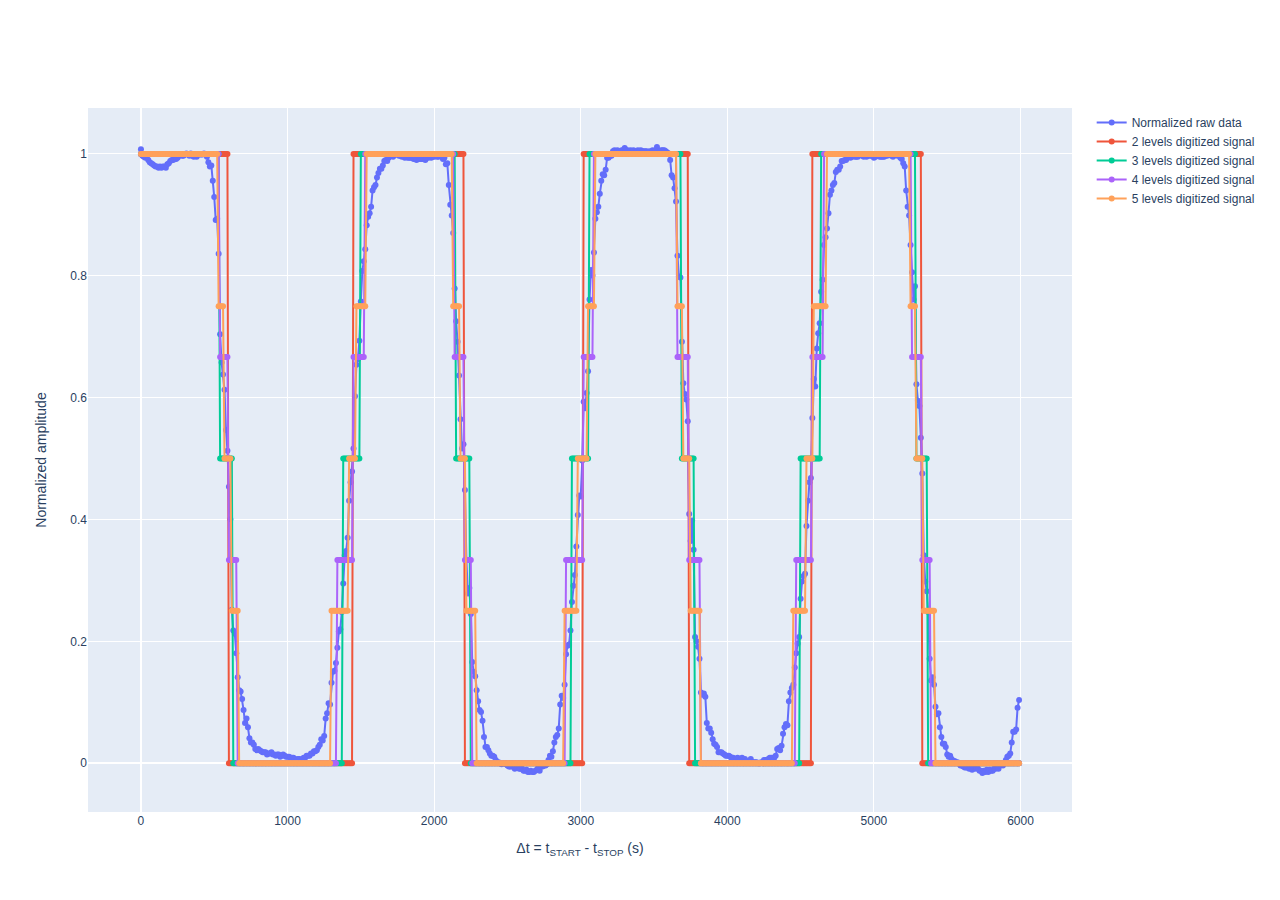
<file: media/Discretization demonstration.html>
<html>
<head><meta charset="utf-8" /></head>
<body>
    <div>
        
                <script type="text/javascript">window.PlotlyConfig = {MathJaxConfig: 'local'};</script>
        <script src="https://cdn.plot.ly/plotly-latest.min.js"></script>    
            <div id="4a225199-cb73-45b0-86c2-1684603679b8" class="plotly-graph-div" style="height:100%; width:100%;"></div>
            <script type="text/javascript">
                
                    window.PLOTLYENV=window.PLOTLYENV || {};
                    
                if (document.getElementById("4a225199-cb73-45b0-86c2-1684603679b8")) {
                    Plotly.newPlot(
                        '4a225199-cb73-45b0-86c2-1684603679b8',
                        [{"marker": {"symbol": "circle"}, "mode": "lines+markers", "name": "Normalized raw data", "showlegend": true, "type": "scatter", "x": [0.0, 10.0, 20.0, 30.0, 40.0, 50.0, 60.0, 70.0, 80.0, 90.0, 100.0, 110.0, 120.0, 130.0, 140.0, 150.0, 160.0, 170.0, 180.0, 190.0, 200.0, 210.0, 220.0, 230.0, 240.0, 250.0, 260.0, 270.0, 280.0, 290.0, 300.0, 310.0, 320.0, 330.0, 340.0, 350.0, 360.0, 370.0, 380.0, 390.0, 400.0, 410.0, 420.0, 430.0, 440.0, 450.0, 460.0, 470.0, 480.0, 490.0, 500.0, 510.0, 520.0, 530.0, 540.0, 550.0, 560.0, 570.0, 580.0, 590.0, 600.0, 610.0, 620.0, 630.0, 640.0, 650.0, 660.0, 670.0, 680.0, 690.0, 700.0, 710.0, 720.0, 730.0, 740.0, 750.0, 760.0, 770.0, 780.0, 790.0, 800.0, 810.0, 820.0, 830.0, 840.0, 850.0, 860.0, 870.0, 880.0, 890.0, 900.0, 910.0, 920.0, 930.0, 940.0, 950.0, 960.0, 970.0, 980.0, 990.0, 1000.0, 1010.0, 1020.0, 1030.0, 1040.0, 1050.0, 1060.0, 1070.0, 1080.0, 1090.0, 1100.0, 1110.0, 1120.0, 1130.0, 1140.0, 1150.0, 1160.0, 1170.0, 1180.0, 1190.0, 1200.0, 1210.0, 1220.0, 1230.0, 1240.0, 1250.0, 1260.0, 1270.0, 1280.0, 1290.0, 1300.0, 1310.0, 1320.0, 1330.0, 1340.0, 1350.0, 1360.0, 1370.0, 1380.0, 1390.0, 1400.0, 1410.0, 1420.0, 1430.0, 1440.0, 1450.0, 1460.0, 1470.0, 1480.0, 1490.0, 1500.0, 1510.0, 1520.0, 1530.0, 1540.0, 1550.0, 1560.0, 1570.0, 1580.0, 1590.0, 1600.0, 1610.0, 1620.0, 1630.0, 1640.0, 1650.0, 1660.0, 1670.0, 1680.0, 1690.0, 1700.0, 1710.0, 1720.0, 1730.0, 1740.0, 1750.0, 1760.0, 1770.0, 1780.0, 1790.0, 1800.0, 1810.0, 1820.0, 1830.0, 1840.0, 1850.0, 1860.0, 1870.0, 1880.0, 1890.0, 1900.0, 1910.0, 1920.0, 1930.0, 1940.0, 1950.0, 1960.0, 1970.0, 1980.0, 1990.0, 2000.0, 2010.0, 2020.0, 2030.0, 2040.0, 2050.0, 2060.0, 2070.0, 2080.0, 2090.0, 2100.0, 2110.0, 2120.0, 2130.0, 2140.0, 2150.0, 2160.0, 2170.0, 2180.0, 2190.0, 2200.0, 2210.0, 2220.0, 2230.0, 2240.0, 2250.0, 2260.0, 2270.0, 2280.0, 2290.0, 2300.0, 2310.0, 2320.0, 2330.0, 2340.0, 2350.0, 2360.0, 2370.0, 2380.0, 2390.0, 2400.0, 2410.0, 2420.0, 2430.0, 2440.0, 2450.0, 2460.0, 2470.0, 2480.0, 2490.0, 2500.0, 2510.0, 2520.0, 2530.0, 2540.0, 2550.0, 2560.0, 2570.0, 2580.0, 2590.0, 2600.0, 2610.0, 2620.0, 2630.0, 2640.0, 2650.0, 2660.0, 2670.0, 2680.0, 2690.0, 2700.0, 2710.0, 2720.0, 2730.0, 2740.0, 2750.0, 2760.0, 2770.0, 2780.0, 2790.0, 2800.0, 2810.0, 2820.0, 2830.0, 2840.0, 2850.0, 2860.0, 2870.0, 2880.0, 2890.0, 2900.0, 2910.0, 2920.0, 2930.0, 2940.0, 2950.0, 2960.0, 2970.0, 2980.0, 2990.0, 3000.0, 3010.0, 3020.0, 3030.0, 3040.0, 3050.0, 3060.0, 3070.0, 3080.0, 3090.0, 3100.0, 3110.0, 3120.0, 3130.0, 3140.0, 3150.0, 3160.0, 3170.0, 3180.0, 3190.0, 3200.0, 3210.0, 3220.0, 3230.0, 3240.0, 3250.0, 3260.0, 3270.0, 3280.0, 3290.0, 3300.0, 3310.0, 3320.0, 3330.0, 3340.0, 3350.0, 3360.0, 3370.0, 3380.0, 3390.0, 3400.0, 3410.0, 3420.0, 3430.0, 3440.0, 3450.0, 3460.0, 3470.0, 3480.0, 3490.0, 3500.0, 3510.0, 3520.0, 3530.0, 3540.0, 3550.0, 3560.0, 3570.0, 3580.0, 3590.0, 3600.0, 3610.0, 3620.0, 3630.0, 3640.0, 3650.0, 3660.0, 3670.0, 3680.0, 3690.0, 3700.0, 3710.0, 3720.0, 3730.0, 3740.0, 3750.0, 3760.0, 3770.0, 3780.0, 3790.0, 3800.0, 3810.0, 3820.0, 3830.0, 3840.0, 3850.0, 3860.0, 3870.0, 3880.0, 3890.0, 3900.0, 3910.0, 3920.0, 3930.0, 3940.0, 3950.0, 3960.0, 3970.0, 3980.0, 3990.0, 4000.0, 4010.0, 4020.0, 4030.0, 4040.0, 4050.0, 4060.0, 4070.0, 4080.0, 4090.0, 4100.0, 4110.0, 4120.0, 4130.0, 4140.0, 4150.0, 4160.0, 4170.0, 4180.0, 4190.0, 4200.0, 4210.0, 4220.0, 4230.0, 4240.0, 4250.0, 4260.0, 4270.0, 4280.0, 4290.0, 4300.0, 4310.0, 4320.0, 4330.0, 4340.0, 4350.0, 4360.0, 4370.0, 4380.0, 4390.0, 4400.0, 4410.0, 4420.0, 4430.0, 4440.0, 4450.0, 4460.0, 4470.0, 4480.0, 4490.0, 4500.0, 4510.0, 4520.0, 4530.0, 4540.0, 4550.0, 4560.0, 4570.0, 4580.0, 4590.0, 4600.0, 4610.0, 4620.0, 4630.0, 4640.0, 4650.0, 4660.0, 4670.0, 4680.0, 4690.0, 4700.0, 4710.0, 4720.0, 4730.0, 4740.0, 4750.0, 4760.0, 4770.0, 4780.0, 4790.0, 4800.0, 4810.0, 4820.0, 4830.0, 4840.0, 4850.0, 4860.0, 4870.0, 4880.0, 4890.0, 4900.0, 4910.0, 4920.0, 4930.0, 4940.0, 4950.0, 4960.0, 4970.0, 4980.0, 4990.0, 5000.0, 5010.0, 5020.0, 5030.0, 5040.0, 5050.0, 5060.0, 5070.0, 5080.0, 5090.0, 5100.0, 5110.0, 5120.0, 5130.0, 5140.0, 5150.0, 5160.0, 5170.0, 5180.0, 5190.0, 5200.0, 5210.0, 5220.0, 5230.0, 5240.0, 5250.0, 5260.0, 5270.0, 5280.0, 5290.0, 5300.0, 5310.0, 5320.0, 5330.0, 5340.0, 5350.0, 5360.0, 5370.0, 5380.0, 5390.0, 5400.0, 5410.0, 5420.0, 5430.0, 5440.0, 5450.0, 5460.0, 5470.0, 5480.0, 5490.0, 5500.0, 5510.0, 5520.0, 5530.0, 5540.0, 5550.0, 5560.0, 5570.0, 5580.0, 5590.0, 5600.0, 5610.0, 5620.0, 5630.0, 5640.0, 5650.0, 5660.0, 5670.0, 5680.0, 5690.0, 5700.0, 5710.0, 5720.0, 5730.0, 5740.0, 5750.0, 5760.0, 5770.0, 5780.0, 5790.0, 5800.0, 5810.0, 5820.0, 5830.0, 5840.0, 5850.0, 5860.0, 5870.0, 5880.0, 5890.0, 5900.0, 5910.0, 5920.0, 5930.0, 5940.0, 5950.0, 5960.0, 5970.0, 5980.0, 5990.0], "y": [1.0078783236677973, 0.9971550497866286, 0.9953678374731004, 0.9935806251595724, 0.9953678374731004, 0.9900062005325162, 0.9864317759054599, 0.9846445635919319, 0.9828573512784038, 0.9810701389648756, 0.9792829266513475, 0.9792829266513475, 0.9774957143378195, 0.9792829266513475, 0.9774957143378195, 0.9792829266513475, 0.9792829266513475, 0.9774957143378195, 0.9828573512784038, 0.9846445635919319, 0.988218988218988, 0.9900062005325162, 0.9900062005325162, 0.9917934128460443, 0.9917934128460443, 0.9935806251595724, 0.9971550497866286, 0.9989422621001567, 0.9971550497866286, 0.9971550497866286, 0.9989422621001567, 1.0007294744136848, 0.9989422621001567, 0.9971550497866286, 1.0007294744136848, 0.9971550497866286, 0.9953678374731004, 0.9971550497866286, 0.9953678374731004, 0.9989422621001567, 0.9989422621001567, 0.9989422621001567, 0.9989422621001567, 1.0007294744136848, 0.9989422621001567, 0.9953678374731004, 0.9864317759054599, 0.9792829266513475, 0.9810701389648756, 0.9560491665754822, 0.9292409818725607, 0.8917095232884705, 0.8934967356019986, 0.8363059415690993, 0.7040522303680198, 0.6575847102162891, 0.6379253747674799, 0.6129044023780865, 0.5467775467775468, 0.5128205128205128, 0.45384250647408536, 0.4002261370682423, 0.25188751504540974, 0.21793048108837582, 0.2125688441477915, 0.18039902250428566, 0.1410803516066674, 0.11963380384433016, 0.11784659153080206, 0.10533610533610534, 0.08746398220082431, 0.06601743443848708, 0.07316628369259949, 0.05886858518437467, 0.04099646204909364, 0.03384761279498123, 0.03384761279498123, 0.030273188167925028, 0.023124338913812617, 0.021337126600284514, 0.023124338913812617, 0.021337126600284514, 0.019549914286756412, 0.01776270197322831, 0.01776270197322831, 0.01776270197322831, 0.014188277346172106, 0.015975489659700207, 0.015975489659700207, 0.01776270197322831, 0.014188277346172106, 0.014188277346172106, 0.012401065032644003, 0.014188277346172106, 0.014188277346172106, 0.0106138527191159, 0.012401065032644003, 0.014188277346172106, 0.012401065032644003, 0.0106138527191159, 0.0106138527191159, 0.0106138527191159, 0.008826640405587798, 0.008826640405587798, 0.008826640405587798, 0.007039428092059694, 0.005252215778531592, 0.007039428092059694, 0.007039428092059694, 0.003465003465003489, 0.007039428092059694, 0.008826640405587798, 0.008826640405587798, 0.012401065032644003, 0.012401065032644003, 0.012401065032644003, 0.015975489659700207, 0.015975489659700207, 0.019549914286756412, 0.019549914286756412, 0.021337126600284514, 0.026698763540868822, 0.030273188167925028, 0.03920924973556554, 0.03742203742203744, 0.04457088667614985, 0.07316628369259949, 0.08210234526024, 0.09818725608199293, 0.09640004376846482, 0.1321442900390269, 0.15001641317430792, 0.15180362548783602, 0.16431411168253274, 0.18933508407192617, 0.2161432687748477, 0.21971769340190392, 0.24831309041835356, 0.2947806105700842, 0.34124813072181487, 0.3483969799759273, 0.3698435277382645, 0.43060874639822, 0.46099135572819777, 0.4788634788634788, 0.5163949374475689, 0.6021811284969179, 0.6540102855892329, 0.6629463471568734, 0.6933289564868511, 0.7576685997738628, 0.8077105445526497, 0.8237954553744026, 0.8434547908232117, 0.88277346172083, 0.8970711602290549, 0.9024327971696391, 0.9131560710508078, 0.9399642557537293, 0.9453258926943136, 0.9489003173213698, 0.9614108035160666, 0.968559652770179, 0.9757085020242914, 0.9757085020242914, 0.9810701389648756, 0.988218988218988, 0.9900062005325162, 0.988218988218988, 0.9935806251595724, 0.9989422621001567, 0.9989422621001567, 0.9953678374731004, 0.9989422621001567, 0.9989422621001567, 0.9989422621001567, 0.9971550497866286, 0.9971550497866286, 0.9953678374731004, 0.9971550497866286, 0.9935806251595724, 0.9953678374731004, 0.9935806251595724, 0.9935806251595724, 0.9935806251595724, 0.9935806251595724, 0.9917934128460443, 0.9917934128460443, 0.9900062005325162, 0.9917934128460443, 0.9917934128460443, 0.9917934128460443, 0.9917934128460443, 0.9917934128460443, 0.9900062005325162, 0.9935806251595724, 0.9935806251595724, 0.9953678374731004, 0.9935806251595724, 0.9953678374731004, 0.9953678374731004, 0.9971550497866286, 0.9953678374731004, 0.9953678374731004, 0.9971550497866286, 0.9971550497866286, 0.9917934128460443, 0.9935806251595724, 0.9828573512784038, 0.9846445635919319, 0.9489003173213698, 0.9167304956778639, 0.8988583725425829, 0.8702629755261333, 0.7791151475362, 0.725498778130357, 0.691541744173323, 0.6361381624539518, 0.5646496699128277, 0.5163949374475689, 0.5235437867016813, 0.448480869533501, 0.33409928146770246, 0.2786956997483313, 0.2876317613159718, 0.24473866579129736, 0.16610132399606084, 0.15001641317430792, 0.1428675639201955, 0.11963380384433016, 0.10176168070904913, 0.08746398220082431, 0.0838895575737681, 0.06959185906554329, 0.042783674362621746, 0.026698763540868822, 0.026698763540868822, 0.021337126600284514, 0.015975489659700207, 0.012401065032644003, 0.012401065032644003, 0.0106138527191159, 0.005252215778531592, 0.0016777911514753866, 0.0016777911514753866, -0.0001094211620527161, -0.0018966334755808189, -0.0001094211620527161, -0.0001094211620527161, -0.0018966334755808189, -0.0036838457891089213, -0.005471058102637024, -0.005471058102637024, -0.005471058102637024, -0.0036838457891089213, -0.00904548272969323, -0.0072582704161651265, -0.0072582704161651265, -0.00904548272969323, -0.00904548272969323, -0.00904548272969323, -0.012619907356749435, -0.012619907356749435, -0.010832695043221333, -0.014407119670277538, -0.014407119670277538, -0.012619907356749435, -0.014407119670277538, -0.014407119670277538, -0.012619907356749435, -0.010832695043221333, -0.0072582704161651265, -0.012619907356749435, -0.005471058102637024, -0.005471058102637024, -0.0036838457891089213, -0.0036838457891089213, -0.0018966334755808189, 0.005252215778531592, 0.012401065032644003, 0.0106138527191159, 0.019549914286756412, 0.03384761279498123, 0.042783674362621746, 0.04635809898967795, 0.05708137287084657, 0.09640004376846482, 0.11069774227668965, 0.10712331764963344, 0.12856986541197069, 0.17861181019075756, 0.19290950869898238, 0.19469672101251048, 0.21793048108837582, 0.2643980012401065, 0.291206185943028, 0.309078309078309, 0.3555458292300397, 0.4073749863223547, 0.43954480796586054, 0.4377575956523324, 0.4967356019987598, 0.5932450669292774, 0.5825217930481088, 0.6075427654375022, 0.6432870117080642, 0.7612430244009191, 0.8094977568661778, 0.8005616952985373, 0.8380931538826274, 0.8934967356019986, 0.9042200094831673, 0.9131560710508078, 0.934602618813145, 0.9560491665754822, 0.9667724404566508, 0.9649852281431227, 0.9739212897107632, 0.9935806251595724, 0.9935806251595724, 0.9971550497866286, 0.9971550497866286, 1.004303899040741, 1.006091111354269, 1.0025166867272128, 1.006091111354269, 1.004303899040741, 1.004303899040741, 1.006091111354269, 1.006091111354269, 1.0096655359813254, 1.006091111354269, 1.006091111354269, 1.004303899040741, 1.006091111354269, 1.004303899040741, 1.006091111354269, 1.004303899040741, 1.004303899040741, 1.006091111354269, 1.004303899040741, 1.006091111354269, 1.004303899040741, 1.004303899040741, 1.004303899040741, 1.004303899040741, 1.0025166867272128, 1.004303899040741, 1.0007294744136848, 1.006091111354269, 1.004303899040741, 1.006091111354269, 1.0114527482948534, 1.006091111354269, 1.004303899040741, 1.006091111354269, 1.006091111354269, 1.006091111354269, 1.004303899040741, 1.0025166867272128, 1.0007294744136848, 0.9900062005325162, 0.9649852281431227, 0.9614108035160666, 0.9435386803807855, 0.9220921326184482, 0.8327315169420432, 0.7987744829850092, 0.7969872706714811, 0.691541744173323, 0.6236276762592551, 0.6057555531239741, 0.5968194915563336, 0.5610752452857716, 0.40916219863588277, 0.36448189079768023, 0.39843892475471415, 0.3501841922894554, 0.2072072072072072, 0.2000583579530948, 0.19112229638545428, 0.17146296093664515, 0.11605937921727395, 0.11248495459021775, 0.11427216690374585, 0.10891052996316154, 0.06601743443848708, 0.05708137287084657, 0.05708137287084657, 0.049932523616734156, 0.03920924973556554, 0.03206040048145313, 0.030273188167925028, 0.026698763540868822, 0.01776270197322831, 0.01776270197322831, 0.01776270197322831, 0.015975489659700207, 0.014188277346172106, 0.012401065032644003, 0.012401065032644003, 0.012401065032644003, 0.0106138527191159, 0.007039428092059694, 0.008826640405587798, 0.007039428092059694, 0.007039428092059694, 0.008826640405587798, 0.005252215778531592, 0.005252215778531592, 0.008826640405587798, 0.005252215778531592, 0.007039428092059694, 0.003465003465003489, 0.0016777911514753866, 0.0016777911514753866, 0.007039428092059694, 0.0016777911514753866, 0.0016777911514753866, 0.0016777911514753866, 0.0016777911514753866, -0.0001094211620527161, -0.0001094211620527161, 0.0016777911514753866, 0.0016777911514753866, 0.005252215778531592, 0.005252215778531592, 0.005252215778531592, 0.007039428092059694, 0.008826640405587798, 0.008826640405587798, 0.008826640405587798, 0.008826640405587798, 0.012401065032644003, 0.023124338913812617, 0.02491155122734072, 0.021337126600284514, 0.028485975854396925, 0.048145311303206054, 0.05886858518437467, 0.06423022212495898, 0.062443009811430875, 0.10176168070904913, 0.11605937921727395, 0.12320822847138636, 0.12856986541197069, 0.15716526242842033, 0.18039902250428566, 0.19648393332603858, 0.2072072072072072, 0.26975963818069076, 0.2983550351971404, 0.30729109676478095, 0.31086552139183715, 0.38950286318707367, 0.43060874639822, 0.46099135572819777, 0.4681402049823102, 0.5664368822263558, 0.6307765255133675, 0.6182660393186709, 0.6808184702921544, 0.7058394426815479, 0.7219243535033008, 0.7737535105956157, 0.7934128460444249, 0.8506036400773241, 0.8631141262720209, 0.8774118247802457, 0.9024327971696391, 0.9328154064996169, 0.9399642557537293, 0.9489003173213698, 0.952474741948426, 0.970346865083707, 0.9739212897107632, 0.9739212897107632, 0.9792829266513475, 0.988218988218988, 0.988218988218988, 0.9900062005325162, 0.9900062005325162, 0.9935806251595724, 0.9953678374731004, 0.9935806251595724, 0.9953678374731004, 0.9971550497866286, 0.9953678374731004, 0.9953678374731004, 0.9953678374731004, 0.9989422621001567, 0.9989422621001567, 0.9971550497866286, 0.9953678374731004, 0.9971550497866286, 0.9953678374731004, 0.9989422621001567, 0.9971550497866286, 0.9971550497866286, 0.9971550497866286, 0.9935806251595724, 0.9953678374731004, 0.9971550497866286, 0.9971550497866286, 0.9953678374731004, 0.9953678374731004, 0.9953678374731004, 0.9953678374731004, 0.9971550497866286, 0.9971550497866286, 0.9989422621001567, 0.9989422621001567, 0.9971550497866286, 0.9953678374731004, 0.9989422621001567, 0.9989422621001567, 0.9971550497866286, 0.9989422621001567, 0.9935806251595724, 0.9917934128460443, 0.9846445635919319, 0.9792829266513475, 0.9399642557537293, 0.9131560710508078, 0.8988583725425829, 0.8506036400773241, 0.8059233322391216, 0.7612430244009191, 0.7826895721632563, 0.621840463945727, 0.5950322792428054, 0.586096217675165, 0.53426706058285, 0.4752890542364226, 0.34124813072181487, 0.2983550351971404, 0.2822701243753875, 0.24831309041835356, 0.17146296093664515, 0.1357187146660831, 0.1410803516066674, 0.12856986541197069, 0.09282561914140862, 0.0803151329467119, 0.08210234526024, 0.05886858518437467, 0.042783674362621746, 0.03206040048145313, 0.03206040048145313, 0.026698763540868822, 0.014188277346172106, 0.0106138527191159, 0.012401065032644003, 0.007039428092059694, 0.003465003465003489, 0.003465003465003489, 0.0016777911514753866, 0.0016777911514753866, -0.0001094211620527161, -0.0036838457891089213, -0.0036838457891089213, -0.005471058102637024, -0.0072582704161651265, -0.0072582704161651265, -0.0072582704161651265, -0.00904548272969323, -0.005471058102637024, -0.010832695043221333, -0.0072582704161651265, -0.00904548272969323, -0.0072582704161651265, -0.00904548272969323, -0.012619907356749435, -0.012619907356749435, -0.01619433198380564, -0.012619907356749435, -0.014407119670277538, -0.010832695043221333, -0.014407119670277538, -0.010832695043221333, -0.012619907356749435, -0.012619907356749435, -0.00904548272969323, -0.00904548272969323, -0.0072582704161651265, -0.00904548272969323, -0.0036838457891089213, -0.0018966334755808189, -0.0036838457891089213, -0.0001094211620527161, 0.005252215778531592, 0.0106138527191159, 0.012401065032644003, 0.015975489659700207, 0.03384761279498123, 0.05171973593026226, 0.05171973593026226, 0.055294160557318464, 0.09103840682788052, 0.10354889302257723]}, {"marker": {"symbol": "circle"}, "mode": "lines+markers", "name": "2 levels digitized signal", "showlegend": true, "type": "scatter", "x": [0.0, 10.0, 20.0, 30.0, 40.0, 50.0, 60.0, 70.0, 80.0, 90.0, 100.0, 110.0, 120.0, 130.0, 140.0, 150.0, 160.0, 170.0, 180.0, 190.0, 200.0, 210.0, 220.0, 230.0, 240.0, 250.0, 260.0, 270.0, 280.0, 290.0, 300.0, 310.0, 320.0, 330.0, 340.0, 350.0, 360.0, 370.0, 380.0, 390.0, 400.0, 410.0, 420.0, 430.0, 440.0, 450.0, 460.0, 470.0, 480.0, 490.0, 500.0, 510.0, 520.0, 530.0, 540.0, 550.0, 560.0, 570.0, 580.0, 590.0, 600.0, 610.0, 620.0, 630.0, 640.0, 650.0, 660.0, 670.0, 680.0, 690.0, 700.0, 710.0, 720.0, 730.0, 740.0, 750.0, 760.0, 770.0, 780.0, 790.0, 800.0, 810.0, 820.0, 830.0, 840.0, 850.0, 860.0, 870.0, 880.0, 890.0, 900.0, 910.0, 920.0, 930.0, 940.0, 950.0, 960.0, 970.0, 980.0, 990.0, 1000.0, 1010.0, 1020.0, 1030.0, 1040.0, 1050.0, 1060.0, 1070.0, 1080.0, 1090.0, 1100.0, 1110.0, 1120.0, 1130.0, 1140.0, 1150.0, 1160.0, 1170.0, 1180.0, 1190.0, 1200.0, 1210.0, 1220.0, 1230.0, 1240.0, 1250.0, 1260.0, 1270.0, 1280.0, 1290.0, 1300.0, 1310.0, 1320.0, 1330.0, 1340.0, 1350.0, 1360.0, 1370.0, 1380.0, 1390.0, 1400.0, 1410.0, 1420.0, 1430.0, 1440.0, 1450.0, 1460.0, 1470.0, 1480.0, 1490.0, 1500.0, 1510.0, 1520.0, 1530.0, 1540.0, 1550.0, 1560.0, 1570.0, 1580.0, 1590.0, 1600.0, 1610.0, 1620.0, 1630.0, 1640.0, 1650.0, 1660.0, 1670.0, 1680.0, 1690.0, 1700.0, 1710.0, 1720.0, 1730.0, 1740.0, 1750.0, 1760.0, 1770.0, 1780.0, 1790.0, 1800.0, 1810.0, 1820.0, 1830.0, 1840.0, 1850.0, 1860.0, 1870.0, 1880.0, 1890.0, 1900.0, 1910.0, 1920.0, 1930.0, 1940.0, 1950.0, 1960.0, 1970.0, 1980.0, 1990.0, 2000.0, 2010.0, 2020.0, 2030.0, 2040.0, 2050.0, 2060.0, 2070.0, 2080.0, 2090.0, 2100.0, 2110.0, 2120.0, 2130.0, 2140.0, 2150.0, 2160.0, 2170.0, 2180.0, 2190.0, 2200.0, 2210.0, 2220.0, 2230.0, 2240.0, 2250.0, 2260.0, 2270.0, 2280.0, 2290.0, 2300.0, 2310.0, 2320.0, 2330.0, 2340.0, 2350.0, 2360.0, 2370.0, 2380.0, 2390.0, 2400.0, 2410.0, 2420.0, 2430.0, 2440.0, 2450.0, 2460.0, 2470.0, 2480.0, 2490.0, 2500.0, 2510.0, 2520.0, 2530.0, 2540.0, 2550.0, 2560.0, 2570.0, 2580.0, 2590.0, 2600.0, 2610.0, 2620.0, 2630.0, 2640.0, 2650.0, 2660.0, 2670.0, 2680.0, 2690.0, 2700.0, 2710.0, 2720.0, 2730.0, 2740.0, 2750.0, 2760.0, 2770.0, 2780.0, 2790.0, 2800.0, 2810.0, 2820.0, 2830.0, 2840.0, 2850.0, 2860.0, 2870.0, 2880.0, 2890.0, 2900.0, 2910.0, 2920.0, 2930.0, 2940.0, 2950.0, 2960.0, 2970.0, 2980.0, 2990.0, 3000.0, 3010.0, 3020.0, 3030.0, 3040.0, 3050.0, 3060.0, 3070.0, 3080.0, 3090.0, 3100.0, 3110.0, 3120.0, 3130.0, 3140.0, 3150.0, 3160.0, 3170.0, 3180.0, 3190.0, 3200.0, 3210.0, 3220.0, 3230.0, 3240.0, 3250.0, 3260.0, 3270.0, 3280.0, 3290.0, 3300.0, 3310.0, 3320.0, 3330.0, 3340.0, 3350.0, 3360.0, 3370.0, 3380.0, 3390.0, 3400.0, 3410.0, 3420.0, 3430.0, 3440.0, 3450.0, 3460.0, 3470.0, 3480.0, 3490.0, 3500.0, 3510.0, 3520.0, 3530.0, 3540.0, 3550.0, 3560.0, 3570.0, 3580.0, 3590.0, 3600.0, 3610.0, 3620.0, 3630.0, 3640.0, 3650.0, 3660.0, 3670.0, 3680.0, 3690.0, 3700.0, 3710.0, 3720.0, 3730.0, 3740.0, 3750.0, 3760.0, 3770.0, 3780.0, 3790.0, 3800.0, 3810.0, 3820.0, 3830.0, 3840.0, 3850.0, 3860.0, 3870.0, 3880.0, 3890.0, 3900.0, 3910.0, 3920.0, 3930.0, 3940.0, 3950.0, 3960.0, 3970.0, 3980.0, 3990.0, 4000.0, 4010.0, 4020.0, 4030.0, 4040.0, 4050.0, 4060.0, 4070.0, 4080.0, 4090.0, 4100.0, 4110.0, 4120.0, 4130.0, 4140.0, 4150.0, 4160.0, 4170.0, 4180.0, 4190.0, 4200.0, 4210.0, 4220.0, 4230.0, 4240.0, 4250.0, 4260.0, 4270.0, 4280.0, 4290.0, 4300.0, 4310.0, 4320.0, 4330.0, 4340.0, 4350.0, 4360.0, 4370.0, 4380.0, 4390.0, 4400.0, 4410.0, 4420.0, 4430.0, 4440.0, 4450.0, 4460.0, 4470.0, 4480.0, 4490.0, 4500.0, 4510.0, 4520.0, 4530.0, 4540.0, 4550.0, 4560.0, 4570.0, 4580.0, 4590.0, 4600.0, 4610.0, 4620.0, 4630.0, 4640.0, 4650.0, 4660.0, 4670.0, 4680.0, 4690.0, 4700.0, 4710.0, 4720.0, 4730.0, 4740.0, 4750.0, 4760.0, 4770.0, 4780.0, 4790.0, 4800.0, 4810.0, 4820.0, 4830.0, 4840.0, 4850.0, 4860.0, 4870.0, 4880.0, 4890.0, 4900.0, 4910.0, 4920.0, 4930.0, 4940.0, 4950.0, 4960.0, 4970.0, 4980.0, 4990.0, 5000.0, 5010.0, 5020.0, 5030.0, 5040.0, 5050.0, 5060.0, 5070.0, 5080.0, 5090.0, 5100.0, 5110.0, 5120.0, 5130.0, 5140.0, 5150.0, 5160.0, 5170.0, 5180.0, 5190.0, 5200.0, 5210.0, 5220.0, 5230.0, 5240.0, 5250.0, 5260.0, 5270.0, 5280.0, 5290.0, 5300.0, 5310.0, 5320.0, 5330.0, 5340.0, 5350.0, 5360.0, 5370.0, 5380.0, 5390.0, 5400.0, 5410.0, 5420.0, 5430.0, 5440.0, 5450.0, 5460.0, 5470.0, 5480.0, 5490.0, 5500.0, 5510.0, 5520.0, 5530.0, 5540.0, 5550.0, 5560.0, 5570.0, 5580.0, 5590.0, 5600.0, 5610.0, 5620.0, 5630.0, 5640.0, 5650.0, 5660.0, 5670.0, 5680.0, 5690.0, 5700.0, 5710.0, 5720.0, 5730.0, 5740.0, 5750.0, 5760.0, 5770.0, 5780.0, 5790.0, 5800.0, 5810.0, 5820.0, 5830.0, 5840.0, 5850.0, 5860.0, 5870.0, 5880.0, 5890.0, 5900.0, 5910.0, 5920.0, 5930.0, 5940.0, 5950.0, 5960.0, 5970.0, 5980.0, 5990.0], "y": [1.0, 1.0, 1.0, 1.0, 1.0, 1.0, 1.0, 1.0, 1.0, 1.0, 1.0, 1.0, 1.0, 1.0, 1.0, 1.0, 1.0, 1.0, 1.0, 1.0, 1.0, 1.0, 1.0, 1.0, 1.0, 1.0, 1.0, 1.0, 1.0, 1.0, 1.0, 1.0, 1.0, 1.0, 1.0, 1.0, 1.0, 1.0, 1.0, 1.0, 1.0, 1.0, 1.0, 1.0, 1.0, 1.0, 1.0, 1.0, 1.0, 1.0, 1.0, 1.0, 1.0, 1.0, 1.0, 1.0, 1.0, 1.0, 1.0, 1.0, 0.0, 0.0, 0.0, 0.0, 0.0, 0.0, 0.0, 0.0, 0.0, 0.0, 0.0, 0.0, 0.0, 0.0, 0.0, 0.0, 0.0, 0.0, 0.0, 0.0, 0.0, 0.0, 0.0, 0.0, 0.0, 0.0, 0.0, 0.0, 0.0, 0.0, 0.0, 0.0, 0.0, 0.0, 0.0, 0.0, 0.0, 0.0, 0.0, 0.0, 0.0, 0.0, 0.0, 0.0, 0.0, 0.0, 0.0, 0.0, 0.0, 0.0, 0.0, 0.0, 0.0, 0.0, 0.0, 0.0, 0.0, 0.0, 0.0, 0.0, 0.0, 0.0, 0.0, 0.0, 0.0, 0.0, 0.0, 0.0, 0.0, 0.0, 0.0, 0.0, 0.0, 0.0, 0.0, 0.0, 0.0, 0.0, 0.0, 0.0, 0.0, 0.0, 0.0, 0.0, 0.0, 1.0, 1.0, 1.0, 1.0, 1.0, 1.0, 1.0, 1.0, 1.0, 1.0, 1.0, 1.0, 1.0, 1.0, 1.0, 1.0, 1.0, 1.0, 1.0, 1.0, 1.0, 1.0, 1.0, 1.0, 1.0, 1.0, 1.0, 1.0, 1.0, 1.0, 1.0, 1.0, 1.0, 1.0, 1.0, 1.0, 1.0, 1.0, 1.0, 1.0, 1.0, 1.0, 1.0, 1.0, 1.0, 1.0, 1.0, 1.0, 1.0, 1.0, 1.0, 1.0, 1.0, 1.0, 1.0, 1.0, 1.0, 1.0, 1.0, 1.0, 1.0, 1.0, 1.0, 1.0, 1.0, 1.0, 1.0, 1.0, 1.0, 1.0, 1.0, 1.0, 1.0, 1.0, 1.0, 1.0, 0.0, 0.0, 0.0, 0.0, 0.0, 0.0, 0.0, 0.0, 0.0, 0.0, 0.0, 0.0, 0.0, 0.0, 0.0, 0.0, 0.0, 0.0, 0.0, 0.0, 0.0, 0.0, 0.0, 0.0, 0.0, 0.0, 0.0, 0.0, 0.0, 0.0, 0.0, 0.0, 0.0, 0.0, 0.0, 0.0, 0.0, 0.0, 0.0, 0.0, 0.0, 0.0, 0.0, 0.0, 0.0, 0.0, 0.0, 0.0, 0.0, 0.0, 0.0, 0.0, 0.0, 0.0, 0.0, 0.0, 0.0, 0.0, 0.0, 0.0, 0.0, 0.0, 0.0, 0.0, 0.0, 0.0, 0.0, 0.0, 0.0, 0.0, 0.0, 0.0, 0.0, 0.0, 0.0, 0.0, 0.0, 0.0, 0.0, 0.0, 0.0, 1.0, 1.0, 1.0, 1.0, 1.0, 1.0, 1.0, 1.0, 1.0, 1.0, 1.0, 1.0, 1.0, 1.0, 1.0, 1.0, 1.0, 1.0, 1.0, 1.0, 1.0, 1.0, 1.0, 1.0, 1.0, 1.0, 1.0, 1.0, 1.0, 1.0, 1.0, 1.0, 1.0, 1.0, 1.0, 1.0, 1.0, 1.0, 1.0, 1.0, 1.0, 1.0, 1.0, 1.0, 1.0, 1.0, 1.0, 1.0, 1.0, 1.0, 1.0, 1.0, 1.0, 1.0, 1.0, 1.0, 1.0, 1.0, 1.0, 1.0, 1.0, 1.0, 1.0, 1.0, 1.0, 1.0, 1.0, 1.0, 1.0, 1.0, 1.0, 1.0, 0.0, 0.0, 0.0, 0.0, 0.0, 0.0, 0.0, 0.0, 0.0, 0.0, 0.0, 0.0, 0.0, 0.0, 0.0, 0.0, 0.0, 0.0, 0.0, 0.0, 0.0, 0.0, 0.0, 0.0, 0.0, 0.0, 0.0, 0.0, 0.0, 0.0, 0.0, 0.0, 0.0, 0.0, 0.0, 0.0, 0.0, 0.0, 0.0, 0.0, 0.0, 0.0, 0.0, 0.0, 0.0, 0.0, 0.0, 0.0, 0.0, 0.0, 0.0, 0.0, 0.0, 0.0, 0.0, 0.0, 0.0, 0.0, 0.0, 0.0, 0.0, 0.0, 0.0, 0.0, 0.0, 0.0, 0.0, 0.0, 0.0, 0.0, 0.0, 0.0, 0.0, 0.0, 0.0, 0.0, 0.0, 0.0, 0.0, 0.0, 0.0, 0.0, 0.0, 0.0, 1.0, 1.0, 1.0, 1.0, 1.0, 1.0, 1.0, 1.0, 1.0, 1.0, 1.0, 1.0, 1.0, 1.0, 1.0, 1.0, 1.0, 1.0, 1.0, 1.0, 1.0, 1.0, 1.0, 1.0, 1.0, 1.0, 1.0, 1.0, 1.0, 1.0, 1.0, 1.0, 1.0, 1.0, 1.0, 1.0, 1.0, 1.0, 1.0, 1.0, 1.0, 1.0, 1.0, 1.0, 1.0, 1.0, 1.0, 1.0, 1.0, 1.0, 1.0, 1.0, 1.0, 1.0, 1.0, 1.0, 1.0, 1.0, 1.0, 1.0, 1.0, 1.0, 1.0, 1.0, 1.0, 1.0, 1.0, 1.0, 1.0, 1.0, 1.0, 1.0, 1.0, 1.0, 1.0, 0.0, 0.0, 0.0, 0.0, 0.0, 0.0, 0.0, 0.0, 0.0, 0.0, 0.0, 0.0, 0.0, 0.0, 0.0, 0.0, 0.0, 0.0, 0.0, 0.0, 0.0, 0.0, 0.0, 0.0, 0.0, 0.0, 0.0, 0.0, 0.0, 0.0, 0.0, 0.0, 0.0, 0.0, 0.0, 0.0, 0.0, 0.0, 0.0, 0.0, 0.0, 0.0, 0.0, 0.0, 0.0, 0.0, 0.0, 0.0, 0.0, 0.0, 0.0, 0.0, 0.0, 0.0, 0.0, 0.0, 0.0, 0.0, 0.0, 0.0, 0.0, 0.0, 0.0, 0.0, 0.0, 0.0, 0.0]}, {"marker": {"symbol": "circle"}, "mode": "lines+markers", "name": "3 levels digitized signal", "showlegend": true, "type": "scatter", "x": [0.0, 10.0, 20.0, 30.0, 40.0, 50.0, 60.0, 70.0, 80.0, 90.0, 100.0, 110.0, 120.0, 130.0, 140.0, 150.0, 160.0, 170.0, 180.0, 190.0, 200.0, 210.0, 220.0, 230.0, 240.0, 250.0, 260.0, 270.0, 280.0, 290.0, 300.0, 310.0, 320.0, 330.0, 340.0, 350.0, 360.0, 370.0, 380.0, 390.0, 400.0, 410.0, 420.0, 430.0, 440.0, 450.0, 460.0, 470.0, 480.0, 490.0, 500.0, 510.0, 520.0, 530.0, 540.0, 550.0, 560.0, 570.0, 580.0, 590.0, 600.0, 610.0, 620.0, 630.0, 640.0, 650.0, 660.0, 670.0, 680.0, 690.0, 700.0, 710.0, 720.0, 730.0, 740.0, 750.0, 760.0, 770.0, 780.0, 790.0, 800.0, 810.0, 820.0, 830.0, 840.0, 850.0, 860.0, 870.0, 880.0, 890.0, 900.0, 910.0, 920.0, 930.0, 940.0, 950.0, 960.0, 970.0, 980.0, 990.0, 1000.0, 1010.0, 1020.0, 1030.0, 1040.0, 1050.0, 1060.0, 1070.0, 1080.0, 1090.0, 1100.0, 1110.0, 1120.0, 1130.0, 1140.0, 1150.0, 1160.0, 1170.0, 1180.0, 1190.0, 1200.0, 1210.0, 1220.0, 1230.0, 1240.0, 1250.0, 1260.0, 1270.0, 1280.0, 1290.0, 1300.0, 1310.0, 1320.0, 1330.0, 1340.0, 1350.0, 1360.0, 1370.0, 1380.0, 1390.0, 1400.0, 1410.0, 1420.0, 1430.0, 1440.0, 1450.0, 1460.0, 1470.0, 1480.0, 1490.0, 1500.0, 1510.0, 1520.0, 1530.0, 1540.0, 1550.0, 1560.0, 1570.0, 1580.0, 1590.0, 1600.0, 1610.0, 1620.0, 1630.0, 1640.0, 1650.0, 1660.0, 1670.0, 1680.0, 1690.0, 1700.0, 1710.0, 1720.0, 1730.0, 1740.0, 1750.0, 1760.0, 1770.0, 1780.0, 1790.0, 1800.0, 1810.0, 1820.0, 1830.0, 1840.0, 1850.0, 1860.0, 1870.0, 1880.0, 1890.0, 1900.0, 1910.0, 1920.0, 1930.0, 1940.0, 1950.0, 1960.0, 1970.0, 1980.0, 1990.0, 2000.0, 2010.0, 2020.0, 2030.0, 2040.0, 2050.0, 2060.0, 2070.0, 2080.0, 2090.0, 2100.0, 2110.0, 2120.0, 2130.0, 2140.0, 2150.0, 2160.0, 2170.0, 2180.0, 2190.0, 2200.0, 2210.0, 2220.0, 2230.0, 2240.0, 2250.0, 2260.0, 2270.0, 2280.0, 2290.0, 2300.0, 2310.0, 2320.0, 2330.0, 2340.0, 2350.0, 2360.0, 2370.0, 2380.0, 2390.0, 2400.0, 2410.0, 2420.0, 2430.0, 2440.0, 2450.0, 2460.0, 2470.0, 2480.0, 2490.0, 2500.0, 2510.0, 2520.0, 2530.0, 2540.0, 2550.0, 2560.0, 2570.0, 2580.0, 2590.0, 2600.0, 2610.0, 2620.0, 2630.0, 2640.0, 2650.0, 2660.0, 2670.0, 2680.0, 2690.0, 2700.0, 2710.0, 2720.0, 2730.0, 2740.0, 2750.0, 2760.0, 2770.0, 2780.0, 2790.0, 2800.0, 2810.0, 2820.0, 2830.0, 2840.0, 2850.0, 2860.0, 2870.0, 2880.0, 2890.0, 2900.0, 2910.0, 2920.0, 2930.0, 2940.0, 2950.0, 2960.0, 2970.0, 2980.0, 2990.0, 3000.0, 3010.0, 3020.0, 3030.0, 3040.0, 3050.0, 3060.0, 3070.0, 3080.0, 3090.0, 3100.0, 3110.0, 3120.0, 3130.0, 3140.0, 3150.0, 3160.0, 3170.0, 3180.0, 3190.0, 3200.0, 3210.0, 3220.0, 3230.0, 3240.0, 3250.0, 3260.0, 3270.0, 3280.0, 3290.0, 3300.0, 3310.0, 3320.0, 3330.0, 3340.0, 3350.0, 3360.0, 3370.0, 3380.0, 3390.0, 3400.0, 3410.0, 3420.0, 3430.0, 3440.0, 3450.0, 3460.0, 3470.0, 3480.0, 3490.0, 3500.0, 3510.0, 3520.0, 3530.0, 3540.0, 3550.0, 3560.0, 3570.0, 3580.0, 3590.0, 3600.0, 3610.0, 3620.0, 3630.0, 3640.0, 3650.0, 3660.0, 3670.0, 3680.0, 3690.0, 3700.0, 3710.0, 3720.0, 3730.0, 3740.0, 3750.0, 3760.0, 3770.0, 3780.0, 3790.0, 3800.0, 3810.0, 3820.0, 3830.0, 3840.0, 3850.0, 3860.0, 3870.0, 3880.0, 3890.0, 3900.0, 3910.0, 3920.0, 3930.0, 3940.0, 3950.0, 3960.0, 3970.0, 3980.0, 3990.0, 4000.0, 4010.0, 4020.0, 4030.0, 4040.0, 4050.0, 4060.0, 4070.0, 4080.0, 4090.0, 4100.0, 4110.0, 4120.0, 4130.0, 4140.0, 4150.0, 4160.0, 4170.0, 4180.0, 4190.0, 4200.0, 4210.0, 4220.0, 4230.0, 4240.0, 4250.0, 4260.0, 4270.0, 4280.0, 4290.0, 4300.0, 4310.0, 4320.0, 4330.0, 4340.0, 4350.0, 4360.0, 4370.0, 4380.0, 4390.0, 4400.0, 4410.0, 4420.0, 4430.0, 4440.0, 4450.0, 4460.0, 4470.0, 4480.0, 4490.0, 4500.0, 4510.0, 4520.0, 4530.0, 4540.0, 4550.0, 4560.0, 4570.0, 4580.0, 4590.0, 4600.0, 4610.0, 4620.0, 4630.0, 4640.0, 4650.0, 4660.0, 4670.0, 4680.0, 4690.0, 4700.0, 4710.0, 4720.0, 4730.0, 4740.0, 4750.0, 4760.0, 4770.0, 4780.0, 4790.0, 4800.0, 4810.0, 4820.0, 4830.0, 4840.0, 4850.0, 4860.0, 4870.0, 4880.0, 4890.0, 4900.0, 4910.0, 4920.0, 4930.0, 4940.0, 4950.0, 4960.0, 4970.0, 4980.0, 4990.0, 5000.0, 5010.0, 5020.0, 5030.0, 5040.0, 5050.0, 5060.0, 5070.0, 5080.0, 5090.0, 5100.0, 5110.0, 5120.0, 5130.0, 5140.0, 5150.0, 5160.0, 5170.0, 5180.0, 5190.0, 5200.0, 5210.0, 5220.0, 5230.0, 5240.0, 5250.0, 5260.0, 5270.0, 5280.0, 5290.0, 5300.0, 5310.0, 5320.0, 5330.0, 5340.0, 5350.0, 5360.0, 5370.0, 5380.0, 5390.0, 5400.0, 5410.0, 5420.0, 5430.0, 5440.0, 5450.0, 5460.0, 5470.0, 5480.0, 5490.0, 5500.0, 5510.0, 5520.0, 5530.0, 5540.0, 5550.0, 5560.0, 5570.0, 5580.0, 5590.0, 5600.0, 5610.0, 5620.0, 5630.0, 5640.0, 5650.0, 5660.0, 5670.0, 5680.0, 5690.0, 5700.0, 5710.0, 5720.0, 5730.0, 5740.0, 5750.0, 5760.0, 5770.0, 5780.0, 5790.0, 5800.0, 5810.0, 5820.0, 5830.0, 5840.0, 5850.0, 5860.0, 5870.0, 5880.0, 5890.0, 5900.0, 5910.0, 5920.0, 5930.0, 5940.0, 5950.0, 5960.0, 5970.0, 5980.0, 5990.0], "y": [1.0, 1.0, 1.0, 1.0, 1.0, 1.0, 1.0, 1.0, 1.0, 1.0, 1.0, 1.0, 1.0, 1.0, 1.0, 1.0, 1.0, 1.0, 1.0, 1.0, 1.0, 1.0, 1.0, 1.0, 1.0, 1.0, 1.0, 1.0, 1.0, 1.0, 1.0, 1.0, 1.0, 1.0, 1.0, 1.0, 1.0, 1.0, 1.0, 1.0, 1.0, 1.0, 1.0, 1.0, 1.0, 1.0, 1.0, 1.0, 1.0, 1.0, 1.0, 1.0, 1.0, 1.0, 0.5, 0.5, 0.5, 0.5, 0.5, 0.5, 0.5, 0.5, 0.5, 0.0, 0.0, 0.0, 0.0, 0.0, 0.0, 0.0, 0.0, 0.0, 0.0, 0.0, 0.0, 0.0, 0.0, 0.0, 0.0, 0.0, 0.0, 0.0, 0.0, 0.0, 0.0, 0.0, 0.0, 0.0, 0.0, 0.0, 0.0, 0.0, 0.0, 0.0, 0.0, 0.0, 0.0, 0.0, 0.0, 0.0, 0.0, 0.0, 0.0, 0.0, 0.0, 0.0, 0.0, 0.0, 0.0, 0.0, 0.0, 0.0, 0.0, 0.0, 0.0, 0.0, 0.0, 0.0, 0.0, 0.0, 0.0, 0.0, 0.0, 0.0, 0.0, 0.0, 0.0, 0.0, 0.0, 0.0, 0.0, 0.0, 0.0, 0.0, 0.0, 0.0, 0.0, 0.0, 0.5, 0.5, 0.5, 0.5, 0.5, 0.5, 0.5, 0.5, 0.5, 0.5, 0.5, 0.5, 1.0, 1.0, 1.0, 1.0, 1.0, 1.0, 1.0, 1.0, 1.0, 1.0, 1.0, 1.0, 1.0, 1.0, 1.0, 1.0, 1.0, 1.0, 1.0, 1.0, 1.0, 1.0, 1.0, 1.0, 1.0, 1.0, 1.0, 1.0, 1.0, 1.0, 1.0, 1.0, 1.0, 1.0, 1.0, 1.0, 1.0, 1.0, 1.0, 1.0, 1.0, 1.0, 1.0, 1.0, 1.0, 1.0, 1.0, 1.0, 1.0, 1.0, 1.0, 1.0, 1.0, 1.0, 1.0, 1.0, 1.0, 1.0, 1.0, 1.0, 1.0, 1.0, 1.0, 1.0, 1.0, 0.5, 0.5, 0.5, 0.5, 0.5, 0.5, 0.5, 0.5, 0.5, 0.5, 0.0, 0.0, 0.0, 0.0, 0.0, 0.0, 0.0, 0.0, 0.0, 0.0, 0.0, 0.0, 0.0, 0.0, 0.0, 0.0, 0.0, 0.0, 0.0, 0.0, 0.0, 0.0, 0.0, 0.0, 0.0, 0.0, 0.0, 0.0, 0.0, 0.0, 0.0, 0.0, 0.0, 0.0, 0.0, 0.0, 0.0, 0.0, 0.0, 0.0, 0.0, 0.0, 0.0, 0.0, 0.0, 0.0, 0.0, 0.0, 0.0, 0.0, 0.0, 0.0, 0.0, 0.0, 0.0, 0.0, 0.0, 0.0, 0.0, 0.0, 0.0, 0.0, 0.0, 0.0, 0.0, 0.0, 0.0, 0.0, 0.0, 0.5, 0.5, 0.5, 0.5, 0.5, 0.5, 0.5, 0.5, 0.5, 0.5, 0.5, 0.5, 1.0, 1.0, 1.0, 1.0, 1.0, 1.0, 1.0, 1.0, 1.0, 1.0, 1.0, 1.0, 1.0, 1.0, 1.0, 1.0, 1.0, 1.0, 1.0, 1.0, 1.0, 1.0, 1.0, 1.0, 1.0, 1.0, 1.0, 1.0, 1.0, 1.0, 1.0, 1.0, 1.0, 1.0, 1.0, 1.0, 1.0, 1.0, 1.0, 1.0, 1.0, 1.0, 1.0, 1.0, 1.0, 1.0, 1.0, 1.0, 1.0, 1.0, 1.0, 1.0, 1.0, 1.0, 1.0, 1.0, 1.0, 1.0, 1.0, 1.0, 1.0, 1.0, 1.0, 0.5, 0.5, 0.5, 0.5, 0.5, 0.5, 0.5, 0.5, 0.5, 0.0, 0.0, 0.0, 0.0, 0.0, 0.0, 0.0, 0.0, 0.0, 0.0, 0.0, 0.0, 0.0, 0.0, 0.0, 0.0, 0.0, 0.0, 0.0, 0.0, 0.0, 0.0, 0.0, 0.0, 0.0, 0.0, 0.0, 0.0, 0.0, 0.0, 0.0, 0.0, 0.0, 0.0, 0.0, 0.0, 0.0, 0.0, 0.0, 0.0, 0.0, 0.0, 0.0, 0.0, 0.0, 0.0, 0.0, 0.0, 0.0, 0.0, 0.0, 0.0, 0.0, 0.0, 0.0, 0.0, 0.0, 0.0, 0.0, 0.0, 0.0, 0.0, 0.0, 0.0, 0.0, 0.0, 0.0, 0.0, 0.0, 0.0, 0.0, 0.0, 0.5, 0.5, 0.5, 0.5, 0.5, 0.5, 0.5, 0.5, 0.5, 0.5, 0.5, 0.5, 0.5, 0.5, 1.0, 1.0, 1.0, 1.0, 1.0, 1.0, 1.0, 1.0, 1.0, 1.0, 1.0, 1.0, 1.0, 1.0, 1.0, 1.0, 1.0, 1.0, 1.0, 1.0, 1.0, 1.0, 1.0, 1.0, 1.0, 1.0, 1.0, 1.0, 1.0, 1.0, 1.0, 1.0, 1.0, 1.0, 1.0, 1.0, 1.0, 1.0, 1.0, 1.0, 1.0, 1.0, 1.0, 1.0, 1.0, 1.0, 1.0, 1.0, 1.0, 1.0, 1.0, 1.0, 1.0, 1.0, 1.0, 1.0, 1.0, 1.0, 1.0, 1.0, 1.0, 1.0, 1.0, 1.0, 1.0, 0.5, 0.5, 0.5, 0.5, 0.5, 0.5, 0.5, 0.5, 0.0, 0.0, 0.0, 0.0, 0.0, 0.0, 0.0, 0.0, 0.0, 0.0, 0.0, 0.0, 0.0, 0.0, 0.0, 0.0, 0.0, 0.0, 0.0, 0.0, 0.0, 0.0, 0.0, 0.0, 0.0, 0.0, 0.0, 0.0, 0.0, 0.0, 0.0, 0.0, 0.0, 0.0, 0.0, 0.0, 0.0, 0.0, 0.0, 0.0, 0.0, 0.0, 0.0, 0.0, 0.0, 0.0, 0.0, 0.0, 0.0, 0.0, 0.0, 0.0, 0.0, 0.0, 0.0, 0.0, 0.0, 0.0, 0.0, 0.0, 0.0, 0.0, 0.0]}, {"marker": {"symbol": "circle"}, "mode": "lines+markers", "name": "4 levels digitized signal", "showlegend": true, "type": "scatter", "x": [0.0, 10.0, 20.0, 30.0, 40.0, 50.0, 60.0, 70.0, 80.0, 90.0, 100.0, 110.0, 120.0, 130.0, 140.0, 150.0, 160.0, 170.0, 180.0, 190.0, 200.0, 210.0, 220.0, 230.0, 240.0, 250.0, 260.0, 270.0, 280.0, 290.0, 300.0, 310.0, 320.0, 330.0, 340.0, 350.0, 360.0, 370.0, 380.0, 390.0, 400.0, 410.0, 420.0, 430.0, 440.0, 450.0, 460.0, 470.0, 480.0, 490.0, 500.0, 510.0, 520.0, 530.0, 540.0, 550.0, 560.0, 570.0, 580.0, 590.0, 600.0, 610.0, 620.0, 630.0, 640.0, 650.0, 660.0, 670.0, 680.0, 690.0, 700.0, 710.0, 720.0, 730.0, 740.0, 750.0, 760.0, 770.0, 780.0, 790.0, 800.0, 810.0, 820.0, 830.0, 840.0, 850.0, 860.0, 870.0, 880.0, 890.0, 900.0, 910.0, 920.0, 930.0, 940.0, 950.0, 960.0, 970.0, 980.0, 990.0, 1000.0, 1010.0, 1020.0, 1030.0, 1040.0, 1050.0, 1060.0, 1070.0, 1080.0, 1090.0, 1100.0, 1110.0, 1120.0, 1130.0, 1140.0, 1150.0, 1160.0, 1170.0, 1180.0, 1190.0, 1200.0, 1210.0, 1220.0, 1230.0, 1240.0, 1250.0, 1260.0, 1270.0, 1280.0, 1290.0, 1300.0, 1310.0, 1320.0, 1330.0, 1340.0, 1350.0, 1360.0, 1370.0, 1380.0, 1390.0, 1400.0, 1410.0, 1420.0, 1430.0, 1440.0, 1450.0, 1460.0, 1470.0, 1480.0, 1490.0, 1500.0, 1510.0, 1520.0, 1530.0, 1540.0, 1550.0, 1560.0, 1570.0, 1580.0, 1590.0, 1600.0, 1610.0, 1620.0, 1630.0, 1640.0, 1650.0, 1660.0, 1670.0, 1680.0, 1690.0, 1700.0, 1710.0, 1720.0, 1730.0, 1740.0, 1750.0, 1760.0, 1770.0, 1780.0, 1790.0, 1800.0, 1810.0, 1820.0, 1830.0, 1840.0, 1850.0, 1860.0, 1870.0, 1880.0, 1890.0, 1900.0, 1910.0, 1920.0, 1930.0, 1940.0, 1950.0, 1960.0, 1970.0, 1980.0, 1990.0, 2000.0, 2010.0, 2020.0, 2030.0, 2040.0, 2050.0, 2060.0, 2070.0, 2080.0, 2090.0, 2100.0, 2110.0, 2120.0, 2130.0, 2140.0, 2150.0, 2160.0, 2170.0, 2180.0, 2190.0, 2200.0, 2210.0, 2220.0, 2230.0, 2240.0, 2250.0, 2260.0, 2270.0, 2280.0, 2290.0, 2300.0, 2310.0, 2320.0, 2330.0, 2340.0, 2350.0, 2360.0, 2370.0, 2380.0, 2390.0, 2400.0, 2410.0, 2420.0, 2430.0, 2440.0, 2450.0, 2460.0, 2470.0, 2480.0, 2490.0, 2500.0, 2510.0, 2520.0, 2530.0, 2540.0, 2550.0, 2560.0, 2570.0, 2580.0, 2590.0, 2600.0, 2610.0, 2620.0, 2630.0, 2640.0, 2650.0, 2660.0, 2670.0, 2680.0, 2690.0, 2700.0, 2710.0, 2720.0, 2730.0, 2740.0, 2750.0, 2760.0, 2770.0, 2780.0, 2790.0, 2800.0, 2810.0, 2820.0, 2830.0, 2840.0, 2850.0, 2860.0, 2870.0, 2880.0, 2890.0, 2900.0, 2910.0, 2920.0, 2930.0, 2940.0, 2950.0, 2960.0, 2970.0, 2980.0, 2990.0, 3000.0, 3010.0, 3020.0, 3030.0, 3040.0, 3050.0, 3060.0, 3070.0, 3080.0, 3090.0, 3100.0, 3110.0, 3120.0, 3130.0, 3140.0, 3150.0, 3160.0, 3170.0, 3180.0, 3190.0, 3200.0, 3210.0, 3220.0, 3230.0, 3240.0, 3250.0, 3260.0, 3270.0, 3280.0, 3290.0, 3300.0, 3310.0, 3320.0, 3330.0, 3340.0, 3350.0, 3360.0, 3370.0, 3380.0, 3390.0, 3400.0, 3410.0, 3420.0, 3430.0, 3440.0, 3450.0, 3460.0, 3470.0, 3480.0, 3490.0, 3500.0, 3510.0, 3520.0, 3530.0, 3540.0, 3550.0, 3560.0, 3570.0, 3580.0, 3590.0, 3600.0, 3610.0, 3620.0, 3630.0, 3640.0, 3650.0, 3660.0, 3670.0, 3680.0, 3690.0, 3700.0, 3710.0, 3720.0, 3730.0, 3740.0, 3750.0, 3760.0, 3770.0, 3780.0, 3790.0, 3800.0, 3810.0, 3820.0, 3830.0, 3840.0, 3850.0, 3860.0, 3870.0, 3880.0, 3890.0, 3900.0, 3910.0, 3920.0, 3930.0, 3940.0, 3950.0, 3960.0, 3970.0, 3980.0, 3990.0, 4000.0, 4010.0, 4020.0, 4030.0, 4040.0, 4050.0, 4060.0, 4070.0, 4080.0, 4090.0, 4100.0, 4110.0, 4120.0, 4130.0, 4140.0, 4150.0, 4160.0, 4170.0, 4180.0, 4190.0, 4200.0, 4210.0, 4220.0, 4230.0, 4240.0, 4250.0, 4260.0, 4270.0, 4280.0, 4290.0, 4300.0, 4310.0, 4320.0, 4330.0, 4340.0, 4350.0, 4360.0, 4370.0, 4380.0, 4390.0, 4400.0, 4410.0, 4420.0, 4430.0, 4440.0, 4450.0, 4460.0, 4470.0, 4480.0, 4490.0, 4500.0, 4510.0, 4520.0, 4530.0, 4540.0, 4550.0, 4560.0, 4570.0, 4580.0, 4590.0, 4600.0, 4610.0, 4620.0, 4630.0, 4640.0, 4650.0, 4660.0, 4670.0, 4680.0, 4690.0, 4700.0, 4710.0, 4720.0, 4730.0, 4740.0, 4750.0, 4760.0, 4770.0, 4780.0, 4790.0, 4800.0, 4810.0, 4820.0, 4830.0, 4840.0, 4850.0, 4860.0, 4870.0, 4880.0, 4890.0, 4900.0, 4910.0, 4920.0, 4930.0, 4940.0, 4950.0, 4960.0, 4970.0, 4980.0, 4990.0, 5000.0, 5010.0, 5020.0, 5030.0, 5040.0, 5050.0, 5060.0, 5070.0, 5080.0, 5090.0, 5100.0, 5110.0, 5120.0, 5130.0, 5140.0, 5150.0, 5160.0, 5170.0, 5180.0, 5190.0, 5200.0, 5210.0, 5220.0, 5230.0, 5240.0, 5250.0, 5260.0, 5270.0, 5280.0, 5290.0, 5300.0, 5310.0, 5320.0, 5330.0, 5340.0, 5350.0, 5360.0, 5370.0, 5380.0, 5390.0, 5400.0, 5410.0, 5420.0, 5430.0, 5440.0, 5450.0, 5460.0, 5470.0, 5480.0, 5490.0, 5500.0, 5510.0, 5520.0, 5530.0, 5540.0, 5550.0, 5560.0, 5570.0, 5580.0, 5590.0, 5600.0, 5610.0, 5620.0, 5630.0, 5640.0, 5650.0, 5660.0, 5670.0, 5680.0, 5690.0, 5700.0, 5710.0, 5720.0, 5730.0, 5740.0, 5750.0, 5760.0, 5770.0, 5780.0, 5790.0, 5800.0, 5810.0, 5820.0, 5830.0, 5840.0, 5850.0, 5860.0, 5870.0, 5880.0, 5890.0, 5900.0, 5910.0, 5920.0, 5930.0, 5940.0, 5950.0, 5960.0, 5970.0, 5980.0, 5990.0], "y": [1.0, 1.0, 1.0, 1.0, 1.0, 1.0, 1.0, 1.0, 1.0, 1.0, 1.0, 1.0, 1.0, 1.0, 1.0, 1.0, 1.0, 1.0, 1.0, 1.0, 1.0, 1.0, 1.0, 1.0, 1.0, 1.0, 1.0, 1.0, 1.0, 1.0, 1.0, 1.0, 1.0, 1.0, 1.0, 1.0, 1.0, 1.0, 1.0, 1.0, 1.0, 1.0, 1.0, 1.0, 1.0, 1.0, 1.0, 1.0, 1.0, 1.0, 1.0, 1.0, 1.0, 1.0, 0.6666666666666666, 0.6666666666666666, 0.6666666666666666, 0.6666666666666666, 0.6666666666666666, 0.6666666666666666, 0.3333333333333333, 0.3333333333333333, 0.3333333333333333, 0.3333333333333333, 0.3333333333333333, 0.3333333333333333, 0.0, 0.0, 0.0, 0.0, 0.0, 0.0, 0.0, 0.0, 0.0, 0.0, 0.0, 0.0, 0.0, 0.0, 0.0, 0.0, 0.0, 0.0, 0.0, 0.0, 0.0, 0.0, 0.0, 0.0, 0.0, 0.0, 0.0, 0.0, 0.0, 0.0, 0.0, 0.0, 0.0, 0.0, 0.0, 0.0, 0.0, 0.0, 0.0, 0.0, 0.0, 0.0, 0.0, 0.0, 0.0, 0.0, 0.0, 0.0, 0.0, 0.0, 0.0, 0.0, 0.0, 0.0, 0.0, 0.0, 0.0, 0.0, 0.0, 0.0, 0.0, 0.0, 0.0, 0.0, 0.0, 0.0, 0.0, 0.0, 0.3333333333333333, 0.3333333333333333, 0.3333333333333333, 0.3333333333333333, 0.3333333333333333, 0.3333333333333333, 0.3333333333333333, 0.3333333333333333, 0.3333333333333333, 0.3333333333333333, 0.3333333333333333, 0.6666666666666666, 0.6666666666666666, 0.6666666666666666, 0.6666666666666666, 0.6666666666666666, 0.6666666666666666, 0.6666666666666666, 0.6666666666666666, 1.0, 1.0, 1.0, 1.0, 1.0, 1.0, 1.0, 1.0, 1.0, 1.0, 1.0, 1.0, 1.0, 1.0, 1.0, 1.0, 1.0, 1.0, 1.0, 1.0, 1.0, 1.0, 1.0, 1.0, 1.0, 1.0, 1.0, 1.0, 1.0, 1.0, 1.0, 1.0, 1.0, 1.0, 1.0, 1.0, 1.0, 1.0, 1.0, 1.0, 1.0, 1.0, 1.0, 1.0, 1.0, 1.0, 1.0, 1.0, 1.0, 1.0, 1.0, 1.0, 1.0, 1.0, 1.0, 1.0, 1.0, 1.0, 1.0, 1.0, 1.0, 0.6666666666666666, 0.6666666666666666, 0.6666666666666666, 0.6666666666666666, 0.6666666666666666, 0.6666666666666666, 0.6666666666666666, 0.3333333333333333, 0.3333333333333333, 0.3333333333333333, 0.3333333333333333, 0.3333333333333333, 0.0, 0.0, 0.0, 0.0, 0.0, 0.0, 0.0, 0.0, 0.0, 0.0, 0.0, 0.0, 0.0, 0.0, 0.0, 0.0, 0.0, 0.0, 0.0, 0.0, 0.0, 0.0, 0.0, 0.0, 0.0, 0.0, 0.0, 0.0, 0.0, 0.0, 0.0, 0.0, 0.0, 0.0, 0.0, 0.0, 0.0, 0.0, 0.0, 0.0, 0.0, 0.0, 0.0, 0.0, 0.0, 0.0, 0.0, 0.0, 0.0, 0.0, 0.0, 0.0, 0.0, 0.0, 0.0, 0.0, 0.0, 0.0, 0.0, 0.0, 0.0, 0.0, 0.0, 0.0, 0.3333333333333333, 0.3333333333333333, 0.3333333333333333, 0.3333333333333333, 0.3333333333333333, 0.3333333333333333, 0.3333333333333333, 0.3333333333333333, 0.3333333333333333, 0.3333333333333333, 0.3333333333333333, 0.3333333333333333, 0.6666666666666666, 0.6666666666666666, 0.6666666666666666, 0.6666666666666666, 0.6666666666666666, 0.6666666666666666, 0.6666666666666666, 1.0, 1.0, 1.0, 1.0, 1.0, 1.0, 1.0, 1.0, 1.0, 1.0, 1.0, 1.0, 1.0, 1.0, 1.0, 1.0, 1.0, 1.0, 1.0, 1.0, 1.0, 1.0, 1.0, 1.0, 1.0, 1.0, 1.0, 1.0, 1.0, 1.0, 1.0, 1.0, 1.0, 1.0, 1.0, 1.0, 1.0, 1.0, 1.0, 1.0, 1.0, 1.0, 1.0, 1.0, 1.0, 1.0, 1.0, 1.0, 1.0, 1.0, 1.0, 1.0, 1.0, 1.0, 1.0, 1.0, 1.0, 0.6666666666666666, 0.6666666666666666, 0.6666666666666666, 0.6666666666666666, 0.6666666666666666, 0.6666666666666666, 0.6666666666666666, 0.6666666666666666, 0.3333333333333333, 0.3333333333333333, 0.3333333333333333, 0.3333333333333333, 0.3333333333333333, 0.3333333333333333, 0.3333333333333333, 0.3333333333333333, 0.0, 0.0, 0.0, 0.0, 0.0, 0.0, 0.0, 0.0, 0.0, 0.0, 0.0, 0.0, 0.0, 0.0, 0.0, 0.0, 0.0, 0.0, 0.0, 0.0, 0.0, 0.0, 0.0, 0.0, 0.0, 0.0, 0.0, 0.0, 0.0, 0.0, 0.0, 0.0, 0.0, 0.0, 0.0, 0.0, 0.0, 0.0, 0.0, 0.0, 0.0, 0.0, 0.0, 0.0, 0.0, 0.0, 0.0, 0.0, 0.0, 0.0, 0.0, 0.0, 0.0, 0.0, 0.0, 0.0, 0.0, 0.0, 0.0, 0.0, 0.0, 0.0, 0.0, 0.0, 0.0, 0.3333333333333333, 0.3333333333333333, 0.3333333333333333, 0.3333333333333333, 0.3333333333333333, 0.3333333333333333, 0.3333333333333333, 0.3333333333333333, 0.3333333333333333, 0.3333333333333333, 0.3333333333333333, 0.6666666666666666, 0.6666666666666666, 0.6666666666666666, 0.6666666666666666, 0.6666666666666666, 0.6666666666666666, 0.6666666666666666, 0.6666666666666666, 1.0, 1.0, 1.0, 1.0, 1.0, 1.0, 1.0, 1.0, 1.0, 1.0, 1.0, 1.0, 1.0, 1.0, 1.0, 1.0, 1.0, 1.0, 1.0, 1.0, 1.0, 1.0, 1.0, 1.0, 1.0, 1.0, 1.0, 1.0, 1.0, 1.0, 1.0, 1.0, 1.0, 1.0, 1.0, 1.0, 1.0, 1.0, 1.0, 1.0, 1.0, 1.0, 1.0, 1.0, 1.0, 1.0, 1.0, 1.0, 1.0, 1.0, 1.0, 1.0, 1.0, 1.0, 1.0, 1.0, 1.0, 1.0, 1.0, 1.0, 0.6666666666666666, 0.6666666666666666, 0.6666666666666666, 0.6666666666666666, 0.6666666666666666, 0.6666666666666666, 0.6666666666666666, 0.3333333333333333, 0.3333333333333333, 0.3333333333333333, 0.3333333333333333, 0.3333333333333333, 0.3333333333333333, 0.0, 0.0, 0.0, 0.0, 0.0, 0.0, 0.0, 0.0, 0.0, 0.0, 0.0, 0.0, 0.0, 0.0, 0.0, 0.0, 0.0, 0.0, 0.0, 0.0, 0.0, 0.0, 0.0, 0.0, 0.0, 0.0, 0.0, 0.0, 0.0, 0.0, 0.0, 0.0, 0.0, 0.0, 0.0, 0.0, 0.0, 0.0, 0.0, 0.0, 0.0, 0.0, 0.0, 0.0, 0.0, 0.0, 0.0, 0.0, 0.0, 0.0, 0.0, 0.0, 0.0, 0.0, 0.0, 0.0, 0.0, 0.0, 0.0, 0.0, 0.0]}, {"marker": {"symbol": "circle"}, "mode": "lines+markers", "name": "5 levels digitized signal", "showlegend": true, "type": "scatter", "x": [0.0, 10.0, 20.0, 30.0, 40.0, 50.0, 60.0, 70.0, 80.0, 90.0, 100.0, 110.0, 120.0, 130.0, 140.0, 150.0, 160.0, 170.0, 180.0, 190.0, 200.0, 210.0, 220.0, 230.0, 240.0, 250.0, 260.0, 270.0, 280.0, 290.0, 300.0, 310.0, 320.0, 330.0, 340.0, 350.0, 360.0, 370.0, 380.0, 390.0, 400.0, 410.0, 420.0, 430.0, 440.0, 450.0, 460.0, 470.0, 480.0, 490.0, 500.0, 510.0, 520.0, 530.0, 540.0, 550.0, 560.0, 570.0, 580.0, 590.0, 600.0, 610.0, 620.0, 630.0, 640.0, 650.0, 660.0, 670.0, 680.0, 690.0, 700.0, 710.0, 720.0, 730.0, 740.0, 750.0, 760.0, 770.0, 780.0, 790.0, 800.0, 810.0, 820.0, 830.0, 840.0, 850.0, 860.0, 870.0, 880.0, 890.0, 900.0, 910.0, 920.0, 930.0, 940.0, 950.0, 960.0, 970.0, 980.0, 990.0, 1000.0, 1010.0, 1020.0, 1030.0, 1040.0, 1050.0, 1060.0, 1070.0, 1080.0, 1090.0, 1100.0, 1110.0, 1120.0, 1130.0, 1140.0, 1150.0, 1160.0, 1170.0, 1180.0, 1190.0, 1200.0, 1210.0, 1220.0, 1230.0, 1240.0, 1250.0, 1260.0, 1270.0, 1280.0, 1290.0, 1300.0, 1310.0, 1320.0, 1330.0, 1340.0, 1350.0, 1360.0, 1370.0, 1380.0, 1390.0, 1400.0, 1410.0, 1420.0, 1430.0, 1440.0, 1450.0, 1460.0, 1470.0, 1480.0, 1490.0, 1500.0, 1510.0, 1520.0, 1530.0, 1540.0, 1550.0, 1560.0, 1570.0, 1580.0, 1590.0, 1600.0, 1610.0, 1620.0, 1630.0, 1640.0, 1650.0, 1660.0, 1670.0, 1680.0, 1690.0, 1700.0, 1710.0, 1720.0, 1730.0, 1740.0, 1750.0, 1760.0, 1770.0, 1780.0, 1790.0, 1800.0, 1810.0, 1820.0, 1830.0, 1840.0, 1850.0, 1860.0, 1870.0, 1880.0, 1890.0, 1900.0, 1910.0, 1920.0, 1930.0, 1940.0, 1950.0, 1960.0, 1970.0, 1980.0, 1990.0, 2000.0, 2010.0, 2020.0, 2030.0, 2040.0, 2050.0, 2060.0, 2070.0, 2080.0, 2090.0, 2100.0, 2110.0, 2120.0, 2130.0, 2140.0, 2150.0, 2160.0, 2170.0, 2180.0, 2190.0, 2200.0, 2210.0, 2220.0, 2230.0, 2240.0, 2250.0, 2260.0, 2270.0, 2280.0, 2290.0, 2300.0, 2310.0, 2320.0, 2330.0, 2340.0, 2350.0, 2360.0, 2370.0, 2380.0, 2390.0, 2400.0, 2410.0, 2420.0, 2430.0, 2440.0, 2450.0, 2460.0, 2470.0, 2480.0, 2490.0, 2500.0, 2510.0, 2520.0, 2530.0, 2540.0, 2550.0, 2560.0, 2570.0, 2580.0, 2590.0, 2600.0, 2610.0, 2620.0, 2630.0, 2640.0, 2650.0, 2660.0, 2670.0, 2680.0, 2690.0, 2700.0, 2710.0, 2720.0, 2730.0, 2740.0, 2750.0, 2760.0, 2770.0, 2780.0, 2790.0, 2800.0, 2810.0, 2820.0, 2830.0, 2840.0, 2850.0, 2860.0, 2870.0, 2880.0, 2890.0, 2900.0, 2910.0, 2920.0, 2930.0, 2940.0, 2950.0, 2960.0, 2970.0, 2980.0, 2990.0, 3000.0, 3010.0, 3020.0, 3030.0, 3040.0, 3050.0, 3060.0, 3070.0, 3080.0, 3090.0, 3100.0, 3110.0, 3120.0, 3130.0, 3140.0, 3150.0, 3160.0, 3170.0, 3180.0, 3190.0, 3200.0, 3210.0, 3220.0, 3230.0, 3240.0, 3250.0, 3260.0, 3270.0, 3280.0, 3290.0, 3300.0, 3310.0, 3320.0, 3330.0, 3340.0, 3350.0, 3360.0, 3370.0, 3380.0, 3390.0, 3400.0, 3410.0, 3420.0, 3430.0, 3440.0, 3450.0, 3460.0, 3470.0, 3480.0, 3490.0, 3500.0, 3510.0, 3520.0, 3530.0, 3540.0, 3550.0, 3560.0, 3570.0, 3580.0, 3590.0, 3600.0, 3610.0, 3620.0, 3630.0, 3640.0, 3650.0, 3660.0, 3670.0, 3680.0, 3690.0, 3700.0, 3710.0, 3720.0, 3730.0, 3740.0, 3750.0, 3760.0, 3770.0, 3780.0, 3790.0, 3800.0, 3810.0, 3820.0, 3830.0, 3840.0, 3850.0, 3860.0, 3870.0, 3880.0, 3890.0, 3900.0, 3910.0, 3920.0, 3930.0, 3940.0, 3950.0, 3960.0, 3970.0, 3980.0, 3990.0, 4000.0, 4010.0, 4020.0, 4030.0, 4040.0, 4050.0, 4060.0, 4070.0, 4080.0, 4090.0, 4100.0, 4110.0, 4120.0, 4130.0, 4140.0, 4150.0, 4160.0, 4170.0, 4180.0, 4190.0, 4200.0, 4210.0, 4220.0, 4230.0, 4240.0, 4250.0, 4260.0, 4270.0, 4280.0, 4290.0, 4300.0, 4310.0, 4320.0, 4330.0, 4340.0, 4350.0, 4360.0, 4370.0, 4380.0, 4390.0, 4400.0, 4410.0, 4420.0, 4430.0, 4440.0, 4450.0, 4460.0, 4470.0, 4480.0, 4490.0, 4500.0, 4510.0, 4520.0, 4530.0, 4540.0, 4550.0, 4560.0, 4570.0, 4580.0, 4590.0, 4600.0, 4610.0, 4620.0, 4630.0, 4640.0, 4650.0, 4660.0, 4670.0, 4680.0, 4690.0, 4700.0, 4710.0, 4720.0, 4730.0, 4740.0, 4750.0, 4760.0, 4770.0, 4780.0, 4790.0, 4800.0, 4810.0, 4820.0, 4830.0, 4840.0, 4850.0, 4860.0, 4870.0, 4880.0, 4890.0, 4900.0, 4910.0, 4920.0, 4930.0, 4940.0, 4950.0, 4960.0, 4970.0, 4980.0, 4990.0, 5000.0, 5010.0, 5020.0, 5030.0, 5040.0, 5050.0, 5060.0, 5070.0, 5080.0, 5090.0, 5100.0, 5110.0, 5120.0, 5130.0, 5140.0, 5150.0, 5160.0, 5170.0, 5180.0, 5190.0, 5200.0, 5210.0, 5220.0, 5230.0, 5240.0, 5250.0, 5260.0, 5270.0, 5280.0, 5290.0, 5300.0, 5310.0, 5320.0, 5330.0, 5340.0, 5350.0, 5360.0, 5370.0, 5380.0, 5390.0, 5400.0, 5410.0, 5420.0, 5430.0, 5440.0, 5450.0, 5460.0, 5470.0, 5480.0, 5490.0, 5500.0, 5510.0, 5520.0, 5530.0, 5540.0, 5550.0, 5560.0, 5570.0, 5580.0, 5590.0, 5600.0, 5610.0, 5620.0, 5630.0, 5640.0, 5650.0, 5660.0, 5670.0, 5680.0, 5690.0, 5700.0, 5710.0, 5720.0, 5730.0, 5740.0, 5750.0, 5760.0, 5770.0, 5780.0, 5790.0, 5800.0, 5810.0, 5820.0, 5830.0, 5840.0, 5850.0, 5860.0, 5870.0, 5880.0, 5890.0, 5900.0, 5910.0, 5920.0, 5930.0, 5940.0, 5950.0, 5960.0, 5970.0, 5980.0, 5990.0], "y": [1.0, 1.0, 1.0, 1.0, 1.0, 1.0, 1.0, 1.0, 1.0, 1.0, 1.0, 1.0, 1.0, 1.0, 1.0, 1.0, 1.0, 1.0, 1.0, 1.0, 1.0, 1.0, 1.0, 1.0, 1.0, 1.0, 1.0, 1.0, 1.0, 1.0, 1.0, 1.0, 1.0, 1.0, 1.0, 1.0, 1.0, 1.0, 1.0, 1.0, 1.0, 1.0, 1.0, 1.0, 1.0, 1.0, 1.0, 1.0, 1.0, 1.0, 1.0, 1.0, 1.0, 0.75, 0.75, 0.75, 0.75, 0.5, 0.5, 0.5, 0.5, 0.5, 0.25, 0.25, 0.25, 0.25, 0.25, 0.0, 0.0, 0.0, 0.0, 0.0, 0.0, 0.0, 0.0, 0.0, 0.0, 0.0, 0.0, 0.0, 0.0, 0.0, 0.0, 0.0, 0.0, 0.0, 0.0, 0.0, 0.0, 0.0, 0.0, 0.0, 0.0, 0.0, 0.0, 0.0, 0.0, 0.0, 0.0, 0.0, 0.0, 0.0, 0.0, 0.0, 0.0, 0.0, 0.0, 0.0, 0.0, 0.0, 0.0, 0.0, 0.0, 0.0, 0.0, 0.0, 0.0, 0.0, 0.0, 0.0, 0.0, 0.0, 0.0, 0.0, 0.0, 0.0, 0.0, 0.0, 0.0, 0.0, 0.25, 0.25, 0.25, 0.25, 0.25, 0.25, 0.25, 0.25, 0.25, 0.25, 0.25, 0.25, 0.5, 0.5, 0.5, 0.5, 0.5, 0.75, 0.75, 0.75, 0.75, 0.75, 0.75, 0.75, 1.0, 1.0, 1.0, 1.0, 1.0, 1.0, 1.0, 1.0, 1.0, 1.0, 1.0, 1.0, 1.0, 1.0, 1.0, 1.0, 1.0, 1.0, 1.0, 1.0, 1.0, 1.0, 1.0, 1.0, 1.0, 1.0, 1.0, 1.0, 1.0, 1.0, 1.0, 1.0, 1.0, 1.0, 1.0, 1.0, 1.0, 1.0, 1.0, 1.0, 1.0, 1.0, 1.0, 1.0, 1.0, 1.0, 1.0, 1.0, 1.0, 1.0, 1.0, 1.0, 1.0, 1.0, 1.0, 1.0, 1.0, 1.0, 1.0, 0.75, 0.75, 0.75, 0.75, 0.75, 0.5, 0.5, 0.5, 0.5, 0.25, 0.25, 0.25, 0.25, 0.25, 0.25, 0.25, 0.0, 0.0, 0.0, 0.0, 0.0, 0.0, 0.0, 0.0, 0.0, 0.0, 0.0, 0.0, 0.0, 0.0, 0.0, 0.0, 0.0, 0.0, 0.0, 0.0, 0.0, 0.0, 0.0, 0.0, 0.0, 0.0, 0.0, 0.0, 0.0, 0.0, 0.0, 0.0, 0.0, 0.0, 0.0, 0.0, 0.0, 0.0, 0.0, 0.0, 0.0, 0.0, 0.0, 0.0, 0.0, 0.0, 0.0, 0.0, 0.0, 0.0, 0.0, 0.0, 0.0, 0.0, 0.0, 0.0, 0.0, 0.0, 0.0, 0.0, 0.25, 0.25, 0.25, 0.25, 0.25, 0.25, 0.25, 0.25, 0.25, 0.5, 0.5, 0.5, 0.5, 0.5, 0.5, 0.5, 0.75, 0.75, 0.75, 0.75, 0.75, 1.0, 1.0, 1.0, 1.0, 1.0, 1.0, 1.0, 1.0, 1.0, 1.0, 1.0, 1.0, 1.0, 1.0, 1.0, 1.0, 1.0, 1.0, 1.0, 1.0, 1.0, 1.0, 1.0, 1.0, 1.0, 1.0, 1.0, 1.0, 1.0, 1.0, 1.0, 1.0, 1.0, 1.0, 1.0, 1.0, 1.0, 1.0, 1.0, 1.0, 1.0, 1.0, 1.0, 1.0, 1.0, 1.0, 1.0, 1.0, 1.0, 1.0, 1.0, 1.0, 1.0, 1.0, 1.0, 1.0, 0.75, 0.75, 0.75, 0.75, 0.5, 0.5, 0.5, 0.5, 0.5, 0.25, 0.25, 0.25, 0.25, 0.25, 0.25, 0.25, 0.0, 0.0, 0.0, 0.0, 0.0, 0.0, 0.0, 0.0, 0.0, 0.0, 0.0, 0.0, 0.0, 0.0, 0.0, 0.0, 0.0, 0.0, 0.0, 0.0, 0.0, 0.0, 0.0, 0.0, 0.0, 0.0, 0.0, 0.0, 0.0, 0.0, 0.0, 0.0, 0.0, 0.0, 0.0, 0.0, 0.0, 0.0, 0.0, 0.0, 0.0, 0.0, 0.0, 0.0, 0.0, 0.0, 0.0, 0.0, 0.0, 0.0, 0.0, 0.0, 0.0, 0.0, 0.0, 0.0, 0.0, 0.0, 0.0, 0.0, 0.0, 0.0, 0.0, 0.25, 0.25, 0.25, 0.25, 0.25, 0.25, 0.25, 0.25, 0.25, 0.5, 0.5, 0.5, 0.5, 0.5, 0.75, 0.75, 0.75, 0.75, 0.75, 0.75, 0.75, 0.75, 0.75, 1.0, 1.0, 1.0, 1.0, 1.0, 1.0, 1.0, 1.0, 1.0, 1.0, 1.0, 1.0, 1.0, 1.0, 1.0, 1.0, 1.0, 1.0, 1.0, 1.0, 1.0, 1.0, 1.0, 1.0, 1.0, 1.0, 1.0, 1.0, 1.0, 1.0, 1.0, 1.0, 1.0, 1.0, 1.0, 1.0, 1.0, 1.0, 1.0, 1.0, 1.0, 1.0, 1.0, 1.0, 1.0, 1.0, 1.0, 1.0, 1.0, 1.0, 1.0, 1.0, 1.0, 1.0, 1.0, 1.0, 1.0, 0.75, 0.75, 0.75, 0.75, 0.5, 0.5, 0.5, 0.5, 0.5, 0.25, 0.25, 0.25, 0.25, 0.25, 0.25, 0.25, 0.25, 0.0, 0.0, 0.0, 0.0, 0.0, 0.0, 0.0, 0.0, 0.0, 0.0, 0.0, 0.0, 0.0, 0.0, 0.0, 0.0, 0.0, 0.0, 0.0, 0.0, 0.0, 0.0, 0.0, 0.0, 0.0, 0.0, 0.0, 0.0, 0.0, 0.0, 0.0, 0.0, 0.0, 0.0, 0.0, 0.0, 0.0, 0.0, 0.0, 0.0, 0.0, 0.0, 0.0, 0.0, 0.0, 0.0, 0.0, 0.0, 0.0, 0.0, 0.0, 0.0, 0.0, 0.0, 0.0, 0.0, 0.0, 0.0]}],
                        {"template": {"data": {"bar": [{"error_x": {"color": "#2a3f5f"}, "error_y": {"color": "#2a3f5f"}, "marker": {"line": {"color": "#E5ECF6", "width": 0.5}}, "type": "bar"}], "barpolar": [{"marker": {"line": {"color": "#E5ECF6", "width": 0.5}}, "type": "barpolar"}], "carpet": [{"aaxis": {"endlinecolor": "#2a3f5f", "gridcolor": "white", "linecolor": "white", "minorgridcolor": "white", "startlinecolor": "#2a3f5f"}, "baxis": {"endlinecolor": "#2a3f5f", "gridcolor": "white", "linecolor": "white", "minorgridcolor": "white", "startlinecolor": "#2a3f5f"}, "type": "carpet"}], "choropleth": [{"colorbar": {"outlinewidth": 0, "ticks": ""}, "type": "choropleth"}], "contour": [{"colorbar": {"outlinewidth": 0, "ticks": ""}, "colorscale": [[0.0, "#0d0887"], [0.1111111111111111, "#46039f"], [0.2222222222222222, "#7201a8"], [0.3333333333333333, "#9c179e"], [0.4444444444444444, "#bd3786"], [0.5555555555555556, "#d8576b"], [0.6666666666666666, "#ed7953"], [0.7777777777777778, "#fb9f3a"], [0.8888888888888888, "#fdca26"], [1.0, "#f0f921"]], "type": "contour"}], "contourcarpet": [{"colorbar": {"outlinewidth": 0, "ticks": ""}, "type": "contourcarpet"}], "heatmap": [{"colorbar": {"outlinewidth": 0, "ticks": ""}, "colorscale": [[0.0, "#0d0887"], [0.1111111111111111, "#46039f"], [0.2222222222222222, "#7201a8"], [0.3333333333333333, "#9c179e"], [0.4444444444444444, "#bd3786"], [0.5555555555555556, "#d8576b"], [0.6666666666666666, "#ed7953"], [0.7777777777777778, "#fb9f3a"], [0.8888888888888888, "#fdca26"], [1.0, "#f0f921"]], "type": "heatmap"}], "heatmapgl": [{"colorbar": {"outlinewidth": 0, "ticks": ""}, "colorscale": [[0.0, "#0d0887"], [0.1111111111111111, "#46039f"], [0.2222222222222222, "#7201a8"], [0.3333333333333333, "#9c179e"], [0.4444444444444444, "#bd3786"], [0.5555555555555556, "#d8576b"], [0.6666666666666666, "#ed7953"], [0.7777777777777778, "#fb9f3a"], [0.8888888888888888, "#fdca26"], [1.0, "#f0f921"]], "type": "heatmapgl"}], "histogram": [{"marker": {"colorbar": {"outlinewidth": 0, "ticks": ""}}, "type": "histogram"}], "histogram2d": [{"colorbar": {"outlinewidth": 0, "ticks": ""}, "colorscale": [[0.0, "#0d0887"], [0.1111111111111111, "#46039f"], [0.2222222222222222, "#7201a8"], [0.3333333333333333, "#9c179e"], [0.4444444444444444, "#bd3786"], [0.5555555555555556, "#d8576b"], [0.6666666666666666, "#ed7953"], [0.7777777777777778, "#fb9f3a"], [0.8888888888888888, "#fdca26"], [1.0, "#f0f921"]], "type": "histogram2d"}], "histogram2dcontour": [{"colorbar": {"outlinewidth": 0, "ticks": ""}, "colorscale": [[0.0, "#0d0887"], [0.1111111111111111, "#46039f"], [0.2222222222222222, "#7201a8"], [0.3333333333333333, "#9c179e"], [0.4444444444444444, "#bd3786"], [0.5555555555555556, "#d8576b"], [0.6666666666666666, "#ed7953"], [0.7777777777777778, "#fb9f3a"], [0.8888888888888888, "#fdca26"], [1.0, "#f0f921"]], "type": "histogram2dcontour"}], "mesh3d": [{"colorbar": {"outlinewidth": 0, "ticks": ""}, "type": "mesh3d"}], "parcoords": [{"line": {"colorbar": {"outlinewidth": 0, "ticks": ""}}, "type": "parcoords"}], "pie": [{"automargin": true, "type": "pie"}], "scatter": [{"marker": {"colorbar": {"outlinewidth": 0, "ticks": ""}}, "type": "scatter"}], "scatter3d": [{"line": {"colorbar": {"outlinewidth": 0, "ticks": ""}}, "marker": {"colorbar": {"outlinewidth": 0, "ticks": ""}}, "type": "scatter3d"}], "scattercarpet": [{"marker": {"colorbar": {"outlinewidth": 0, "ticks": ""}}, "type": "scattercarpet"}], "scattergeo": [{"marker": {"colorbar": {"outlinewidth": 0, "ticks": ""}}, "type": "scattergeo"}], "scattergl": [{"marker": {"colorbar": {"outlinewidth": 0, "ticks": ""}}, "type": "scattergl"}], "scattermapbox": [{"marker": {"colorbar": {"outlinewidth": 0, "ticks": ""}}, "type": "scattermapbox"}], "scatterpolar": [{"marker": {"colorbar": {"outlinewidth": 0, "ticks": ""}}, "type": "scatterpolar"}], "scatterpolargl": [{"marker": {"colorbar": {"outlinewidth": 0, "ticks": ""}}, "type": "scatterpolargl"}], "scatterternary": [{"marker": {"colorbar": {"outlinewidth": 0, "ticks": ""}}, "type": "scatterternary"}], "surface": [{"colorbar": {"outlinewidth": 0, "ticks": ""}, "colorscale": [[0.0, "#0d0887"], [0.1111111111111111, "#46039f"], [0.2222222222222222, "#7201a8"], [0.3333333333333333, "#9c179e"], [0.4444444444444444, "#bd3786"], [0.5555555555555556, "#d8576b"], [0.6666666666666666, "#ed7953"], [0.7777777777777778, "#fb9f3a"], [0.8888888888888888, "#fdca26"], [1.0, "#f0f921"]], "type": "surface"}], "table": [{"cells": {"fill": {"color": "#EBF0F8"}, "line": {"color": "white"}}, "header": {"fill": {"color": "#C8D4E3"}, "line": {"color": "white"}}, "type": "table"}]}, "layout": {"annotationdefaults": {"arrowcolor": "#2a3f5f", "arrowhead": 0, "arrowwidth": 1}, "coloraxis": {"colorbar": {"outlinewidth": 0, "ticks": ""}}, "colorscale": {"diverging": [[0, "#8e0152"], [0.1, "#c51b7d"], [0.2, "#de77ae"], [0.3, "#f1b6da"], [0.4, "#fde0ef"], [0.5, "#f7f7f7"], [0.6, "#e6f5d0"], [0.7, "#b8e186"], [0.8, "#7fbc41"], [0.9, "#4d9221"], [1, "#276419"]], "sequential": [[0.0, "#0d0887"], [0.1111111111111111, "#46039f"], [0.2222222222222222, "#7201a8"], [0.3333333333333333, "#9c179e"], [0.4444444444444444, "#bd3786"], [0.5555555555555556, "#d8576b"], [0.6666666666666666, "#ed7953"], [0.7777777777777778, "#fb9f3a"], [0.8888888888888888, "#fdca26"], [1.0, "#f0f921"]], "sequentialminus": [[0.0, "#0d0887"], [0.1111111111111111, "#46039f"], [0.2222222222222222, "#7201a8"], [0.3333333333333333, "#9c179e"], [0.4444444444444444, "#bd3786"], [0.5555555555555556, "#d8576b"], [0.6666666666666666, "#ed7953"], [0.7777777777777778, "#fb9f3a"], [0.8888888888888888, "#fdca26"], [1.0, "#f0f921"]]}, "colorway": ["#636efa", "#EF553B", "#00cc96", "#ab63fa", "#FFA15A", "#19d3f3", "#FF6692", "#B6E880", "#FF97FF", "#FECB52"], "font": {"color": "#2a3f5f"}, "geo": {"bgcolor": "white", "lakecolor": "white", "landcolor": "#E5ECF6", "showlakes": true, "showland": true, "subunitcolor": "white"}, "hoverlabel": {"align": "left"}, "hovermode": "closest", "mapbox": {"style": "light"}, "paper_bgcolor": "white", "plot_bgcolor": "#E5ECF6", "polar": {"angularaxis": {"gridcolor": "white", "linecolor": "white", "ticks": ""}, "bgcolor": "#E5ECF6", "radialaxis": {"gridcolor": "white", "linecolor": "white", "ticks": ""}}, "scene": {"xaxis": {"backgroundcolor": "#E5ECF6", "gridcolor": "white", "gridwidth": 2, "linecolor": "white", "showbackground": true, "ticks": "", "zerolinecolor": "white"}, "yaxis": {"backgroundcolor": "#E5ECF6", "gridcolor": "white", "gridwidth": 2, "linecolor": "white", "showbackground": true, "ticks": "", "zerolinecolor": "white"}, "zaxis": {"backgroundcolor": "#E5ECF6", "gridcolor": "white", "gridwidth": 2, "linecolor": "white", "showbackground": true, "ticks": "", "zerolinecolor": "white"}}, "shapedefaults": {"line": {"color": "#2a3f5f"}}, "ternary": {"aaxis": {"gridcolor": "white", "linecolor": "white", "ticks": ""}, "baxis": {"gridcolor": "white", "linecolor": "white", "ticks": ""}, "bgcolor": "#E5ECF6", "caxis": {"gridcolor": "white", "linecolor": "white", "ticks": ""}}, "title": {"x": 0.05}, "xaxis": {"automargin": true, "gridcolor": "white", "linecolor": "white", "ticks": "", "title": {"standoff": 15}, "zerolinecolor": "white", "zerolinewidth": 2}, "yaxis": {"automargin": true, "gridcolor": "white", "linecolor": "white", "ticks": "", "title": {"standoff": 15}, "zerolinecolor": "white", "zerolinewidth": 2}}}, "xaxis": {"title": {"text": "\u0394t = t<sub>START</sub> - t<sub>STOP</sub> (s)"}}, "yaxis": {"title": {"text": "Normalized amplitude"}}},
                        {"responsive": true}
                    )
                };
                
            </script>
        </div>
</body>
</html>
</file>
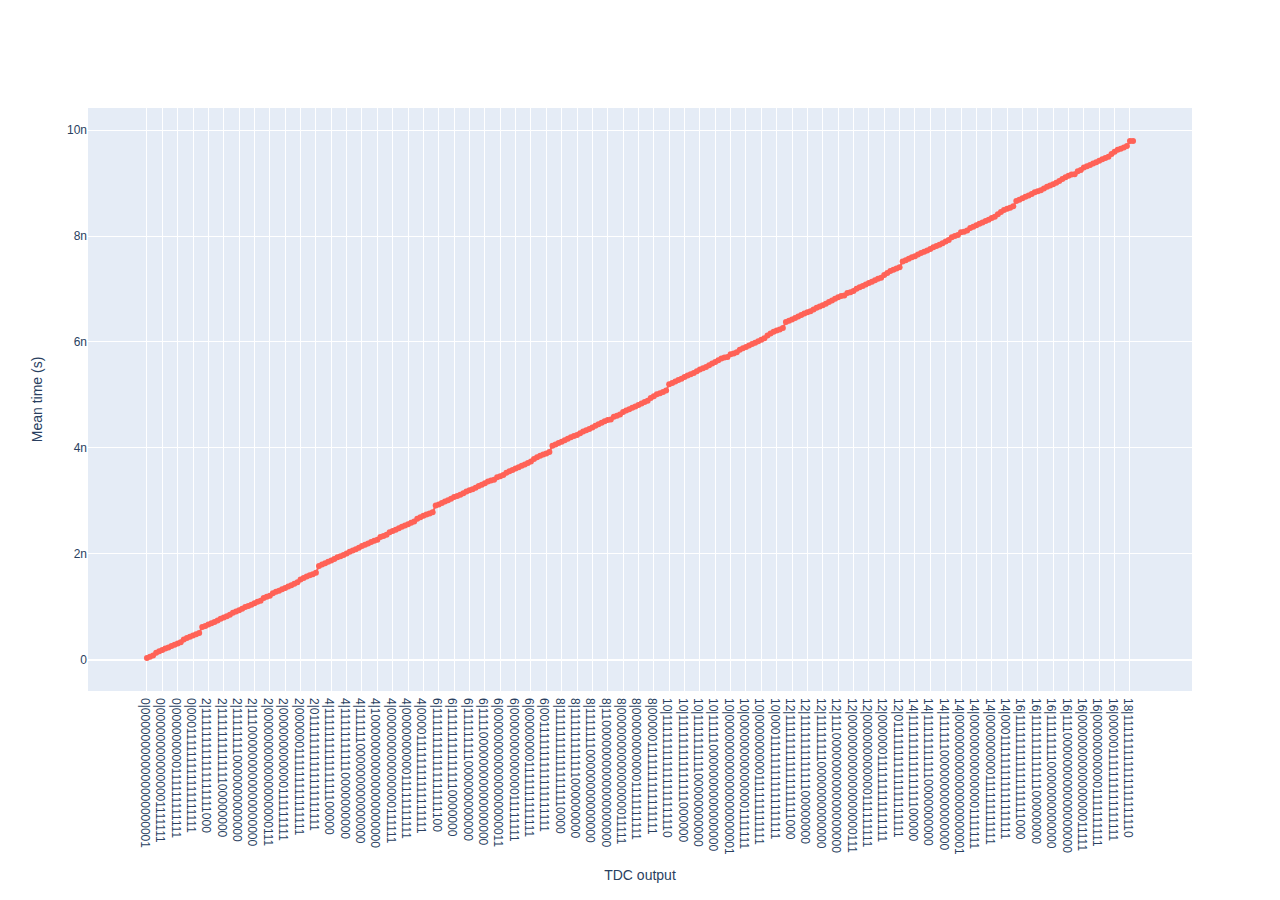
<file: media/Mean time vs output.html>
<html>
<head><meta charset="utf-8" /></head>
<body>
    <div>
        
                <script type="text/javascript">window.PlotlyConfig = {MathJaxConfig: 'local'};</script>
        <script src="https://cdn.plot.ly/plotly-latest.min.js"></script>    
            <div id="a22bc1fc-405f-44f0-962e-15c54584751a" class="plotly-graph-div" style="height:100%; width:100%;"></div>
            <script type="text/javascript">
                
                    window.PLOTLYENV=window.PLOTLYENV || {};
                    
                if (document.getElementById("a22bc1fc-405f-44f0-962e-15c54584751a")) {
                    Plotly.newPlot(
                        'a22bc1fc-405f-44f0-962e-15c54584751a',
                        [{"marker": {"color": "#ff6257", "symbol": "circle"}, "mode": "lines+markers", "showlegend": false, "type": "scatter", "x": ["0|000000000000000000001", "0|000000000000000000011", "0|000000000000000000111", "0|000000000000000011111", "0|000000000000000111111", "0|000000000000001111111", "0|000000000000011111111", "0|000000000000111111111", "0|000000000001111111111", "0|000000000011111111111", "0|000000000111111111111", "0|000000001111111111111", "0|000000111111111111111", "0|000001111111111111111", "0|000011111111111111111", "0|000111111111111111111", "0|001111111111111111111", "0|011111111111111111111", "2|111111111111111111110", "2|111111111111111111100", "2|111111111111111111000", "2|111111111111111110000", "2|111111111111111100000", "2|111111111111111000000", "2|111111111111110000000", "2|111111111111100000000", "2|111111111111000000000", "2|111111111110000000000", "2|111111111100000000000", "2|111111111000000000000", "2|111111110000000000000", "2|111111100000000000000", "2|111111000000000000000", "2|111110000000000000000", "2|111100000000000000000", "2|111000000000000000000", "2|110000000000000000000", "2|100000000000000000000", "2|000000000000000000001", "2|000000000000000000011", "2|000000000000000000111", "2|000000000000000011111", "2|000000000000000111111", "2|000000000000001111111", "2|000000000000011111111", "2|000000000000111111111", "2|000000000001111111111", "2|000000000011111111111", "2|000000000111111111111", "2|000000001111111111111", "2|000000111111111111111", "2|000001111111111111111", "2|000011111111111111111", "2|000111111111111111111", "2|001111111111111111111", "2|011111111111111111111", "4|111111111111111111110", "4|111111111111111111100", "4|111111111111111111000", "4|111111111111111110000", "4|111111111111111100000", "4|111111111111111000000", "4|111111111111110000000", "4|111111111111100000000", "4|111111111111000000000", "4|111111111110000000000", "4|111111111100000000000", "4|111111111000000000000", "4|111111110000000000000", "4|111111100000000000000", "4|111111000000000000000", "4|111110000000000000000", "4|111100000000000000000", "4|111000000000000000000", "4|110000000000000000000", "4|100000000000000000000", "4|000000000000000000001", "4|000000000000000000011", "4|000000000000000000111", "4|000000000000000011111", "4|000000000000000111111", "4|000000000000001111111", "4|000000000000011111111", "4|000000000000111111111", "4|000000000001111111111", "4|000000000011111111111", "4|000000000111111111111", "4|000000001111111111111", "4|000000111111111111111", "4|000001111111111111111", "4|000011111111111111111", "4|000111111111111111111", "4|001111111111111111111", "4|011111111111111111111", "6|111111111111111111110", "6|111111111111111111100", "6|111111111111111111000", "6|111111111111111110000", "6|111111111111111100000", "6|111111111111111000000", "6|111111111111110000000", "6|111111111111100000000", "6|111111111111000000000", "6|111111111110000000000", "6|111111111100000000000", "6|111111111000000000000", "6|111111110000000000000", "6|111111100000000000000", "6|111111000000000000000", "6|111110000000000000000", "6|111100000000000000000", "6|111000000000000000000", "6|110000000000000000000", "6|100000000000000000000", "6|000000000000000000001", "6|000000000000000000011", "6|000000000000000000111", "6|000000000000000011111", "6|000000000000000111111", "6|000000000000001111111", "6|000000000000011111111", "6|000000000000111111111", "6|000000000001111111111", "6|000000000011111111111", "6|000000000111111111111", "6|000000001111111111111", "6|000000111111111111111", "6|000001111111111111111", "6|000011111111111111111", "6|000111111111111111111", "6|001111111111111111111", "6|011111111111111111111", "8|111111111111111111110", "8|111111111111111111100", "8|111111111111111111000", "8|111111111111111110000", "8|111111111111111100000", "8|111111111111111000000", "8|111111111111110000000", "8|111111111111100000000", "8|111111111111000000000", "8|111111111110000000000", "8|111111111100000000000", "8|111111111000000000000", "8|111111110000000000000", "8|111111100000000000000", "8|111111000000000000000", "8|111110000000000000000", "8|111100000000000000000", "8|111000000000000000000", "8|110000000000000000000", "8|100000000000000000000", "8|000000000000000000001", "8|000000000000000000011", "8|000000000000000000111", "8|000000000000000011111", "8|000000000000000111111", "8|000000000000001111111", "8|000000000000011111111", "8|000000000000111111111", "8|000000000001111111111", "8|000000000011111111111", "8|000000000111111111111", "8|000000001111111111111", "8|000000111111111111111", "8|000001111111111111111", "8|000011111111111111111", "8|000111111111111111111", "8|001111111111111111111", "8|011111111111111111111", "10|111111111111111111110", "10|111111111111111111100", "10|111111111111111111000", "10|111111111111111110000", "10|111111111111111100000", "10|111111111111111000000", "10|111111111111110000000", "10|111111111111100000000", "10|111111111111000000000", "10|111111111110000000000", "10|111111111100000000000", "10|111111111000000000000", "10|111111110000000000000", "10|111111100000000000000", "10|111111000000000000000", "10|111110000000000000000", "10|111100000000000000000", "10|111000000000000000000", "10|110000000000000000000", "10|100000000000000000000", "10|000000000000000000001", "10|000000000000000000011", "10|000000000000000000111", "10|000000000000000011111", "10|000000000000000111111", "10|000000000000001111111", "10|000000000000011111111", "10|000000000000111111111", "10|000000000001111111111", "10|000000000011111111111", "10|000000000111111111111", "10|000000001111111111111", "10|000000111111111111111", "10|000001111111111111111", "10|000011111111111111111", "10|000111111111111111111", "10|001111111111111111111", "10|011111111111111111111", "12|111111111111111111110", "12|111111111111111111100", "12|111111111111111111000", "12|111111111111111110000", "12|111111111111111100000", "12|111111111111111000000", "12|111111111111110000000", "12|111111111111100000000", "12|111111111111000000000", "12|111111111110000000000", "12|111111111100000000000", "12|111111111000000000000", "12|111111110000000000000", "12|111111100000000000000", "12|111111000000000000000", "12|111110000000000000000", "12|111100000000000000000", "12|111000000000000000000", "12|110000000000000000000", "12|100000000000000000000", "12|000000000000000000001", "12|000000000000000000011", "12|000000000000000000111", "12|000000000000000011111", "12|000000000000000111111", "12|000000000000001111111", "12|000000000000011111111", "12|000000000000111111111", "12|000000000001111111111", "12|000000000011111111111", "12|000000000111111111111", "12|000000001111111111111", "12|000000111111111111111", "12|000001111111111111111", "12|000011111111111111111", "12|000111111111111111111", "12|001111111111111111111", "12|011111111111111111111", "14|111111111111111111110", "14|111111111111111111100", "14|111111111111111111000", "14|111111111111111110000", "14|111111111111111100000", "14|111111111111111000000", "14|111111111111110000000", "14|111111111111100000000", "14|111111111111000000000", "14|111111111110000000000", "14|111111111100000000000", "14|111111111000000000000", "14|111111110000000000000", "14|111111100000000000000", "14|111111000000000000000", "14|111110000000000000000", "14|111100000000000000000", "14|111000000000000000000", "14|110000000000000000000", "14|000000000000000000001", "14|000000000000000000011", "14|000000000000000000111", "14|000000000000000011111", "14|000000000000000111111", "14|000000000000001111111", "14|000000000000011111111", "14|000000000000111111111", "14|000000000001111111111", "14|000000000011111111111", "14|000000000111111111111", "14|000000001111111111111", "14|000000111111111111111", "14|000001111111111111111", "14|000011111111111111111", "14|000111111111111111111", "14|001111111111111111111", "14|011111111111111111111", "16|111111111111111111110", "16|111111111111111111100", "16|111111111111111111000", "16|111111111111111110000", "16|111111111111111100000", "16|111111111111111000000", "16|111111111111110000000", "16|111111111111100000000", "16|111111111111000000000", "16|111111111110000000000", "16|111111111100000000000", "16|111111111000000000000", "16|111111110000000000000", "16|111111100000000000000", "16|111111000000000000000", "16|111110000000000000000", "16|111100000000000000000", "16|111000000000000000000", "16|110000000000000000000", "16|100000000000000000000", "16|000000000000000000011", "16|000000000000000000111", "16|000000000000000011111", "16|000000000000000111111", "16|000000000000001111111", "16|000000000000011111111", "16|000000000000111111111", "16|000000000001111111111", "16|000000000011111111111", "16|000000000111111111111", "16|000000001111111111111", "16|000000111111111111111", "16|000001111111111111111", "16|000011111111111111111", "16|000111111111111111111", "16|001111111111111111111", "16|011111111111111111111", "18|111111111111111111110", "18|111111111111111111100"], "y": [2.6877481228416467e-11, 5.449090984578681e-11, 7.821056260929367e-11, 1.2712819146026467e-10, 1.5415121715852072e-10, 1.7843177374852476e-10, 2.065429430257139e-10, 2.2913658023666187e-10, 2.538237258501939e-10, 2.790806960017108e-10, 3.035168959846746e-10, 3.2835600224508043e-10, 3.779617224851853e-10, 4.05546989422548e-10, 4.324713015556769e-10, 4.5508903882353327e-10, 4.774993243705427e-10, 5.027724356971826e-10, 6.167337590133815e-10, 6.347089824069447e-10, 6.608588427244443e-10, 6.853685959517823e-10, 7.068212390512019e-10, 7.375673776328175e-10, 7.700393353317492e-10, 7.926323923902392e-10, 8.152553449791495e-10, 8.47154972277547e-10, 8.827808943811512e-10, 9.059774569033362e-10, 9.302453511378982e-10, 9.602155151276943e-10, 9.928710858685106e-10, 1.0132284047827564e-09, 1.0365391860362623e-09, 1.0650354016260498e-09, 1.0899161975239431e-09, 1.1095124877865672e-09, 1.1607375626714358e-09, 1.1836705880873918e-09, 1.2053700619382089e-09, 1.2519029768357685e-09, 1.278162633327213e-09, 1.301586408399093e-09, 1.329369753333297e-09, 1.3519136775737058e-09, 1.37745891811606e-09, 1.404383608736461e-09, 1.4324513730067176e-09, 1.4575307813815893e-09, 1.510021590026656e-09, 1.5394223204904108e-09, 1.569141041187375e-09, 1.5908120334726688e-09, 1.6119886930696514e-09, 1.6403991782699206e-09, 1.7682506415827283e-09, 1.7936939333034268e-09, 1.8208849534064935e-09, 1.8482057182443145e-09, 1.8718637807860177e-09, 1.9012599072867532e-09, 1.9333276502004284e-09, 1.9523454417580534e-09, 1.9736359721157604e-09, 2.0039921466138382e-09, 2.034997643607753e-09, 2.058309372279122e-09, 2.0825231338684673e-09, 2.11089570907523e-09, 2.142903120608561e-09, 2.1686115807353123e-09, 2.190815107735325e-09, 2.219536809275287e-09, 2.245750732646854e-09, 2.2614138999067486e-09, 2.3126125358928072e-09, 2.3313039786324396e-09, 2.3566991516593715e-09, 2.4033447840617193e-09, 2.4294083367737866e-09, 2.4528102916859452e-09, 2.4814483713173798e-09, 2.506909675494388e-09, 2.530054642548606e-09, 2.5560885788464068e-09, 2.5850620099829876e-09, 2.6085416075918263e-09, 2.657530679211874e-09, 2.6875849681979353e-09, 2.7167287508931954e-09, 2.7377599512865552e-09, 2.759577217379893e-09, 2.7839497013745575e-09, 2.90785621079051e-09, 2.930838507629773e-09, 2.957679784602565e-09, 2.9865202509102203e-09, 3.0072549105684585e-09, 3.0387366994863593e-09, 3.0687180200816874e-09, 3.0910876047749654e-09, 3.111914196391565e-09, 3.1422263441924645e-09, 3.1739895683211448e-09, 3.1967962898689864e-09, 3.218529195439932e-09, 3.2468662277617485e-09, 3.278878105105918e-09, 3.3035677972076414e-09, 3.329834139175846e-09, 3.3621964651699766e-09, 3.3799564525254673e-09, 3.3957016187259482e-09, 3.4438309008520556e-09, 3.460897958488545e-09, 3.48436365703442e-09, 3.5305724775460538e-09, 3.5570142773396068e-09, 3.581776903016235e-09, 3.609945115857927e-09, 3.6326094226085672e-09, 3.659985862054348e-09, 3.686580705430122e-09, 3.7150288278341766e-09, 3.7405561118055475e-09, 3.788591512324058e-09, 3.819862673758483e-09, 3.851182972220213e-09, 3.872911788358683e-09, 3.893385290667628e-09, 3.920473011106699e-09, 4.038248817893525e-09, 4.062163284534031e-09, 4.088907818259341e-09, 4.116410970781308e-09, 4.140386169825423e-09, 4.169747166657346e-09, 4.200912688404019e-09, 4.2234656554855975e-09, 4.243206471872717e-09, 4.276127121907016e-09, 4.3077638328149625e-09, 4.331703368672131e-09, 4.353714970866395e-09, 4.38393132723753e-09, 4.41516858227725e-09, 4.4439552708453234e-09, 4.471340818885011e-09, 4.500642525719397e-09, 4.525624704926451e-09, 4.536330398381396e-09, 4.587839094749845e-09, 4.604146335305005e-09, 4.628127149664194e-09, 4.676300748739115e-09, 4.703083077599119e-09, 4.726238221069588e-09, 4.7559239449010505e-09, 4.781620902738861e-09, 4.806764556617448e-09, 4.8349370980474515e-09, 4.865084134418677e-09, 4.888685805734243e-09, 4.940124393551529e-09, 4.9756116903817495e-09, 5.0094559453475526e-09, 5.031116864820898e-09, 5.053854475519707e-09, 5.081509952258225e-09, 5.200429680289185e-09, 5.223266853141984e-09, 5.2516542757556095e-09, 5.281735538336023e-09, 5.303456683922984e-09, 5.335676594212343e-09, 5.368208843505034e-09, 5.391682346790642e-09, 5.412621578025338e-09, 5.445437572659315e-09, 5.478911070605107e-09, 5.504646653340004e-09, 5.527569751074294e-09, 5.558946200267132e-09, 5.592215011777727e-09, 5.621295375642603e-09, 5.653265823832659e-09, 5.6862603653382e-09, 5.7060660595129595e-09, 5.716288466436424e-09, 5.767471867958401e-09, 5.781278167590277e-09, 5.806978877639464e-09, 5.8536532083683324e-09, 5.88016879865411e-09, 5.904674761590696e-09, 5.93354867976046e-09, 5.960390659683387e-09, 5.9867987871621425e-09, 6.012915441163534e-09, 6.04221025809882e-09, 6.069520839789355e-09, 6.119810702537022e-09, 6.157206418580212e-09, 6.193943751586016e-09, 6.215537078535294e-09, 6.236381075094529e-09, 6.263763351477585e-09, 6.374288159076707e-09, 6.398148611733639e-09, 6.424302385338324e-09, 6.45331606060566e-09, 6.4785020609076806e-09, 6.507788495464102e-09, 6.536612704441718e-09, 6.559785238109521e-09, 6.5795169340613594e-09, 6.613009583306307e-09, 6.645307532298557e-09, 6.669698348538272e-09, 6.691275910883575e-09, 6.720792463404811e-09, 6.752687676901982e-09, 6.784579991863625e-09, 6.815562200257747e-09, 6.843473807162171e-09, 6.86870893538074e-09, 6.875182484364918e-09, 6.926813937693085e-09, 6.937028116895252e-09, 6.9608382315914685e-09, 7.006493300170592e-09, 7.031423255476567e-09, 7.0562621888727355e-09, 7.086912067316056e-09, 7.1116047848705366e-09, 7.136442377429461e-09, 7.163588023596975e-09, 7.192905360479333e-09, 7.2149760629229395e-09, 7.265286140077463e-09, 7.303380367562865e-09, 7.34081823155083e-09, 7.363439388684677e-09, 7.385276241745888e-09, 7.41105540869347e-09, 7.519103072765211e-09, 7.541637444254531e-09, 7.569933261610529e-09, 7.598948159439514e-09, 7.62081492665796e-09, 7.65198632149896e-09, 7.682063369787763e-09, 7.703901017612196e-09, 7.725116265562313e-09, 7.755714778465819e-09, 7.788689548745616e-09, 7.812340161576617e-09, 7.836075056072589e-09, 7.864256858122384e-09, 7.897108205132397e-09, 7.925684651045967e-09, 7.976290930065884e-09, 8.000808559453337e-09, 8.020699513888193e-09, 8.072289404115499e-09, 8.083615318186125e-09, 8.105221260609191e-09, 8.152568986007577e-09, 8.177750412222725e-09, 8.20261819085452e-09, 8.231628199115174e-09, 8.255774323803158e-09, 8.283090914342567e-09, 8.310295582085132e-09, 8.339167477529862e-09, 8.362782432803184e-09, 8.412682336451698e-09, 8.453765546371686e-09, 8.493527111660791e-09, 8.515158606406254e-09, 8.537303621290294e-09, 8.56240110309767e-09, 8.66433404884194e-09, 8.688383313724577e-09, 8.713843292277772e-09, 8.741928073282432e-09, 8.766762253735727e-09, 8.79670849612445e-09, 8.825956481491096e-09, 8.84771181740926e-09, 8.867624867182228e-09, 8.899388080393266e-09, 8.930579810010684e-09, 8.954762355988228e-09, 8.977342149509681e-09, 9.007243022225042e-09, 9.038759373144984e-09, 9.076069361462873e-09, 9.112119330725183e-09, 9.140328250078432e-09, 9.164919598943309e-09, 9.167312686229267e-09, 9.223823604050019e-09, 9.247072404260389e-09, 9.293701475802255e-09, 9.320271653852084e-09, 9.343217924030917e-09, 9.372552222223263e-09, 9.396908779490901e-09, 9.421198912558722e-09, 9.44940502892308e-09, 9.477088901794953e-09, 9.500397916477198e-09, 9.551128724814926e-09, 9.593131880483756e-09, 9.632347998340917e-09, 9.652042541990344e-09, 9.675185601853403e-09, 9.701063991729343e-09, 9.795431727450053e-09, 9.798045559280952e-09]}],
                        {"template": {"data": {"bar": [{"error_x": {"color": "#2a3f5f"}, "error_y": {"color": "#2a3f5f"}, "marker": {"line": {"color": "#E5ECF6", "width": 0.5}}, "type": "bar"}], "barpolar": [{"marker": {"line": {"color": "#E5ECF6", "width": 0.5}}, "type": "barpolar"}], "carpet": [{"aaxis": {"endlinecolor": "#2a3f5f", "gridcolor": "white", "linecolor": "white", "minorgridcolor": "white", "startlinecolor": "#2a3f5f"}, "baxis": {"endlinecolor": "#2a3f5f", "gridcolor": "white", "linecolor": "white", "minorgridcolor": "white", "startlinecolor": "#2a3f5f"}, "type": "carpet"}], "choropleth": [{"colorbar": {"outlinewidth": 0, "ticks": ""}, "type": "choropleth"}], "contour": [{"colorbar": {"outlinewidth": 0, "ticks": ""}, "colorscale": [[0.0, "#0d0887"], [0.1111111111111111, "#46039f"], [0.2222222222222222, "#7201a8"], [0.3333333333333333, "#9c179e"], [0.4444444444444444, "#bd3786"], [0.5555555555555556, "#d8576b"], [0.6666666666666666, "#ed7953"], [0.7777777777777778, "#fb9f3a"], [0.8888888888888888, "#fdca26"], [1.0, "#f0f921"]], "type": "contour"}], "contourcarpet": [{"colorbar": {"outlinewidth": 0, "ticks": ""}, "type": "contourcarpet"}], "heatmap": [{"colorbar": {"outlinewidth": 0, "ticks": ""}, "colorscale": [[0.0, "#0d0887"], [0.1111111111111111, "#46039f"], [0.2222222222222222, "#7201a8"], [0.3333333333333333, "#9c179e"], [0.4444444444444444, "#bd3786"], [0.5555555555555556, "#d8576b"], [0.6666666666666666, "#ed7953"], [0.7777777777777778, "#fb9f3a"], [0.8888888888888888, "#fdca26"], [1.0, "#f0f921"]], "type": "heatmap"}], "heatmapgl": [{"colorbar": {"outlinewidth": 0, "ticks": ""}, "colorscale": [[0.0, "#0d0887"], [0.1111111111111111, "#46039f"], [0.2222222222222222, "#7201a8"], [0.3333333333333333, "#9c179e"], [0.4444444444444444, "#bd3786"], [0.5555555555555556, "#d8576b"], [0.6666666666666666, "#ed7953"], [0.7777777777777778, "#fb9f3a"], [0.8888888888888888, "#fdca26"], [1.0, "#f0f921"]], "type": "heatmapgl"}], "histogram": [{"marker": {"colorbar": {"outlinewidth": 0, "ticks": ""}}, "type": "histogram"}], "histogram2d": [{"colorbar": {"outlinewidth": 0, "ticks": ""}, "colorscale": [[0.0, "#0d0887"], [0.1111111111111111, "#46039f"], [0.2222222222222222, "#7201a8"], [0.3333333333333333, "#9c179e"], [0.4444444444444444, "#bd3786"], [0.5555555555555556, "#d8576b"], [0.6666666666666666, "#ed7953"], [0.7777777777777778, "#fb9f3a"], [0.8888888888888888, "#fdca26"], [1.0, "#f0f921"]], "type": "histogram2d"}], "histogram2dcontour": [{"colorbar": {"outlinewidth": 0, "ticks": ""}, "colorscale": [[0.0, "#0d0887"], [0.1111111111111111, "#46039f"], [0.2222222222222222, "#7201a8"], [0.3333333333333333, "#9c179e"], [0.4444444444444444, "#bd3786"], [0.5555555555555556, "#d8576b"], [0.6666666666666666, "#ed7953"], [0.7777777777777778, "#fb9f3a"], [0.8888888888888888, "#fdca26"], [1.0, "#f0f921"]], "type": "histogram2dcontour"}], "mesh3d": [{"colorbar": {"outlinewidth": 0, "ticks": ""}, "type": "mesh3d"}], "parcoords": [{"line": {"colorbar": {"outlinewidth": 0, "ticks": ""}}, "type": "parcoords"}], "pie": [{"automargin": true, "type": "pie"}], "scatter": [{"marker": {"colorbar": {"outlinewidth": 0, "ticks": ""}}, "type": "scatter"}], "scatter3d": [{"line": {"colorbar": {"outlinewidth": 0, "ticks": ""}}, "marker": {"colorbar": {"outlinewidth": 0, "ticks": ""}}, "type": "scatter3d"}], "scattercarpet": [{"marker": {"colorbar": {"outlinewidth": 0, "ticks": ""}}, "type": "scattercarpet"}], "scattergeo": [{"marker": {"colorbar": {"outlinewidth": 0, "ticks": ""}}, "type": "scattergeo"}], "scattergl": [{"marker": {"colorbar": {"outlinewidth": 0, "ticks": ""}}, "type": "scattergl"}], "scattermapbox": [{"marker": {"colorbar": {"outlinewidth": 0, "ticks": ""}}, "type": "scattermapbox"}], "scatterpolar": [{"marker": {"colorbar": {"outlinewidth": 0, "ticks": ""}}, "type": "scatterpolar"}], "scatterpolargl": [{"marker": {"colorbar": {"outlinewidth": 0, "ticks": ""}}, "type": "scatterpolargl"}], "scatterternary": [{"marker": {"colorbar": {"outlinewidth": 0, "ticks": ""}}, "type": "scatterternary"}], "surface": [{"colorbar": {"outlinewidth": 0, "ticks": ""}, "colorscale": [[0.0, "#0d0887"], [0.1111111111111111, "#46039f"], [0.2222222222222222, "#7201a8"], [0.3333333333333333, "#9c179e"], [0.4444444444444444, "#bd3786"], [0.5555555555555556, "#d8576b"], [0.6666666666666666, "#ed7953"], [0.7777777777777778, "#fb9f3a"], [0.8888888888888888, "#fdca26"], [1.0, "#f0f921"]], "type": "surface"}], "table": [{"cells": {"fill": {"color": "#EBF0F8"}, "line": {"color": "white"}}, "header": {"fill": {"color": "#C8D4E3"}, "line": {"color": "white"}}, "type": "table"}]}, "layout": {"annotationdefaults": {"arrowcolor": "#2a3f5f", "arrowhead": 0, "arrowwidth": 1}, "coloraxis": {"colorbar": {"outlinewidth": 0, "ticks": ""}}, "colorscale": {"diverging": [[0, "#8e0152"], [0.1, "#c51b7d"], [0.2, "#de77ae"], [0.3, "#f1b6da"], [0.4, "#fde0ef"], [0.5, "#f7f7f7"], [0.6, "#e6f5d0"], [0.7, "#b8e186"], [0.8, "#7fbc41"], [0.9, "#4d9221"], [1, "#276419"]], "sequential": [[0.0, "#0d0887"], [0.1111111111111111, "#46039f"], [0.2222222222222222, "#7201a8"], [0.3333333333333333, "#9c179e"], [0.4444444444444444, "#bd3786"], [0.5555555555555556, "#d8576b"], [0.6666666666666666, "#ed7953"], [0.7777777777777778, "#fb9f3a"], [0.8888888888888888, "#fdca26"], [1.0, "#f0f921"]], "sequentialminus": [[0.0, "#0d0887"], [0.1111111111111111, "#46039f"], [0.2222222222222222, "#7201a8"], [0.3333333333333333, "#9c179e"], [0.4444444444444444, "#bd3786"], [0.5555555555555556, "#d8576b"], [0.6666666666666666, "#ed7953"], [0.7777777777777778, "#fb9f3a"], [0.8888888888888888, "#fdca26"], [1.0, "#f0f921"]]}, "colorway": ["#636efa", "#EF553B", "#00cc96", "#ab63fa", "#FFA15A", "#19d3f3", "#FF6692", "#B6E880", "#FF97FF", "#FECB52"], "font": {"color": "#2a3f5f"}, "geo": {"bgcolor": "white", "lakecolor": "white", "landcolor": "#E5ECF6", "showlakes": true, "showland": true, "subunitcolor": "white"}, "hoverlabel": {"align": "left"}, "hovermode": "closest", "mapbox": {"style": "light"}, "paper_bgcolor": "white", "plot_bgcolor": "#E5ECF6", "polar": {"angularaxis": {"gridcolor": "white", "linecolor": "white", "ticks": ""}, "bgcolor": "#E5ECF6", "radialaxis": {"gridcolor": "white", "linecolor": "white", "ticks": ""}}, "scene": {"xaxis": {"backgroundcolor": "#E5ECF6", "gridcolor": "white", "gridwidth": 2, "linecolor": "white", "showbackground": true, "ticks": "", "zerolinecolor": "white"}, "yaxis": {"backgroundcolor": "#E5ECF6", "gridcolor": "white", "gridwidth": 2, "linecolor": "white", "showbackground": true, "ticks": "", "zerolinecolor": "white"}, "zaxis": {"backgroundcolor": "#E5ECF6", "gridcolor": "white", "gridwidth": 2, "linecolor": "white", "showbackground": true, "ticks": "", "zerolinecolor": "white"}}, "shapedefaults": {"line": {"color": "#2a3f5f"}}, "ternary": {"aaxis": {"gridcolor": "white", "linecolor": "white", "ticks": ""}, "baxis": {"gridcolor": "white", "linecolor": "white", "ticks": ""}, "bgcolor": "#E5ECF6", "caxis": {"gridcolor": "white", "linecolor": "white", "ticks": ""}}, "title": {"x": 0.05}, "xaxis": {"automargin": true, "gridcolor": "white", "linecolor": "white", "ticks": "", "title": {"standoff": 15}, "zerolinecolor": "white", "zerolinewidth": 2}, "yaxis": {"automargin": true, "gridcolor": "white", "linecolor": "white", "ticks": "", "title": {"standoff": 15}, "zerolinecolor": "white", "zerolinewidth": 2}}}, "xaxis": {"title": {"text": "TDC output"}}, "yaxis": {"title": {"text": "Mean time (s)"}}},
                        {"responsive": true}
                    )
                };
                
            </script>
        </div>
</body>
</html>
</file>
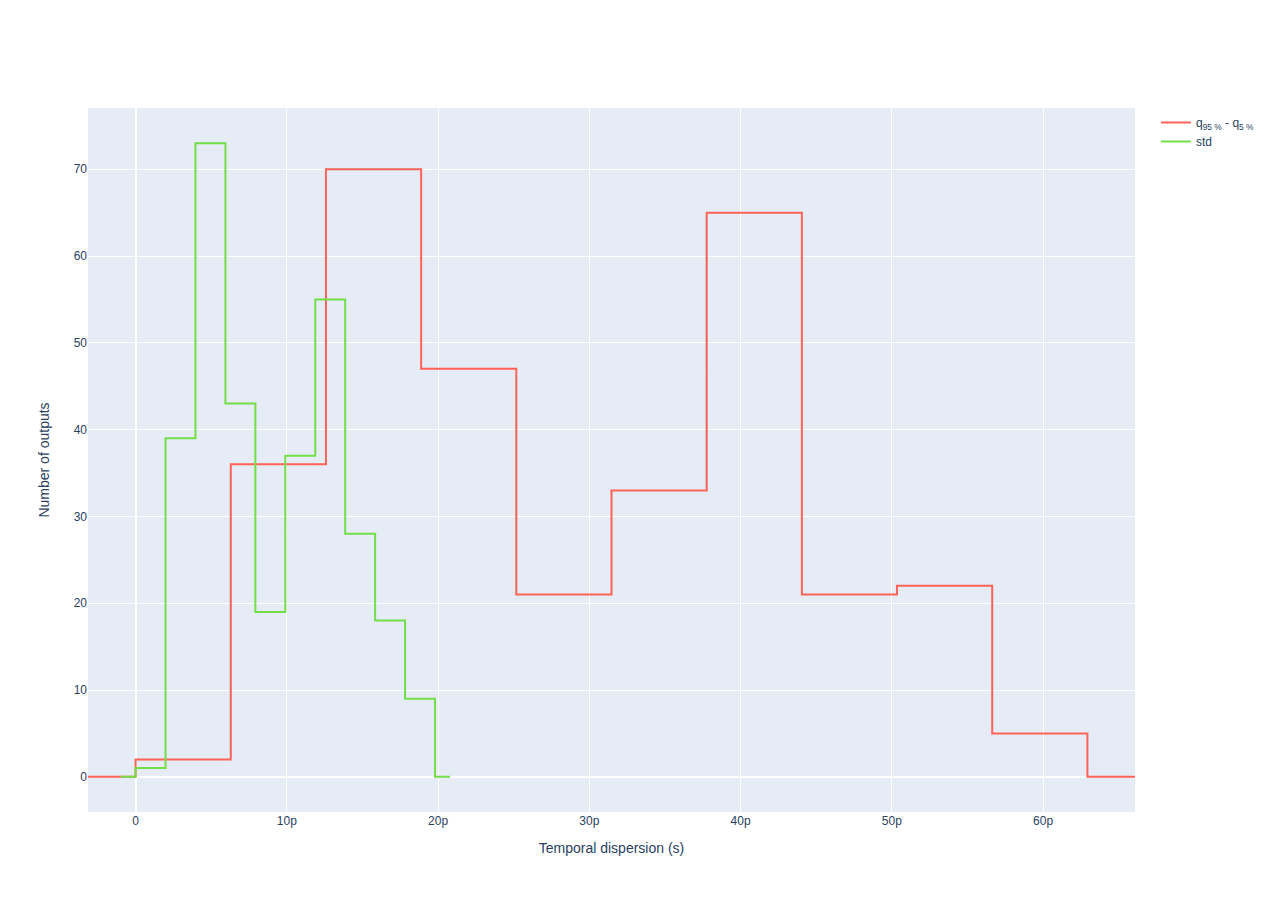
<file: media/Time resolution histograms.html>
<html>
<head><meta charset="utf-8" /></head>
<body>
    <div>
        
                <script type="text/javascript">window.PlotlyConfig = {MathJaxConfig: 'local'};</script>
        <script src="https://cdn.plot.ly/plotly-latest.min.js"></script>    
            <div id="74a8d268-3e6e-4e5b-9758-c1157b3f0821" class="plotly-graph-div" style="height:100%; width:100%;"></div>
            <script type="text/javascript">
                
                    window.PLOTLYENV=window.PLOTLYENV || {};
                    
                if (document.getElementById("74a8d268-3e6e-4e5b-9758-c1157b3f0821")) {
                    Plotly.newPlot(
                        '74a8d268-3e6e-4e5b-9758-c1157b3f0821',
                        [{"line": {"shape": "hvh"}, "marker": {"color": "#ff6257"}, "mode": "lines", "name": "q<sub>95 %</sub> - q<sub>5 %</sub>", "showlegend": true, "type": "scatter", "x": [-3.1464648718782893e-12, 3.1464648718782893e-12, 9.439394615634868e-12, 1.5732324359391446e-11, 2.2025254103148027e-11, 2.8318183846904605e-11, 3.461111359066118e-11, 4.0904043334417764e-11, 4.719697307817434e-11, 5.348990282193092e-11, 5.97828325656875e-11, 6.607576230944407e-11, 7.236869205320064e-11], "y": [0, 2, 36, 70, 47, 21, 33, 65, 21, 22, 5, 0]}, {"line": {"shape": "hvh"}, "marker": {"color": "#73de49"}, "mode": "lines", "name": "std", "showlegend": true, "type": "scatter", "x": [-9.898271430459746e-13, 9.898271430459746e-13, 2.9694814291379238e-12, 4.949135715229873e-12, 6.928790001321822e-12, 8.908444287413772e-12, 1.0888098573505722e-11, 1.286775285959767e-11, 1.4847407145689617e-11, 1.6827061431781567e-11, 1.8806715717873517e-11, 2.0786370003965463e-11, 2.276602429005741e-11], "y": [0, 1, 39, 73, 43, 19, 37, 55, 28, 18, 9, 0]}],
                        {"template": {"data": {"bar": [{"error_x": {"color": "#2a3f5f"}, "error_y": {"color": "#2a3f5f"}, "marker": {"line": {"color": "#E5ECF6", "width": 0.5}}, "type": "bar"}], "barpolar": [{"marker": {"line": {"color": "#E5ECF6", "width": 0.5}}, "type": "barpolar"}], "carpet": [{"aaxis": {"endlinecolor": "#2a3f5f", "gridcolor": "white", "linecolor": "white", "minorgridcolor": "white", "startlinecolor": "#2a3f5f"}, "baxis": {"endlinecolor": "#2a3f5f", "gridcolor": "white", "linecolor": "white", "minorgridcolor": "white", "startlinecolor": "#2a3f5f"}, "type": "carpet"}], "choropleth": [{"colorbar": {"outlinewidth": 0, "ticks": ""}, "type": "choropleth"}], "contour": [{"colorbar": {"outlinewidth": 0, "ticks": ""}, "colorscale": [[0.0, "#0d0887"], [0.1111111111111111, "#46039f"], [0.2222222222222222, "#7201a8"], [0.3333333333333333, "#9c179e"], [0.4444444444444444, "#bd3786"], [0.5555555555555556, "#d8576b"], [0.6666666666666666, "#ed7953"], [0.7777777777777778, "#fb9f3a"], [0.8888888888888888, "#fdca26"], [1.0, "#f0f921"]], "type": "contour"}], "contourcarpet": [{"colorbar": {"outlinewidth": 0, "ticks": ""}, "type": "contourcarpet"}], "heatmap": [{"colorbar": {"outlinewidth": 0, "ticks": ""}, "colorscale": [[0.0, "#0d0887"], [0.1111111111111111, "#46039f"], [0.2222222222222222, "#7201a8"], [0.3333333333333333, "#9c179e"], [0.4444444444444444, "#bd3786"], [0.5555555555555556, "#d8576b"], [0.6666666666666666, "#ed7953"], [0.7777777777777778, "#fb9f3a"], [0.8888888888888888, "#fdca26"], [1.0, "#f0f921"]], "type": "heatmap"}], "heatmapgl": [{"colorbar": {"outlinewidth": 0, "ticks": ""}, "colorscale": [[0.0, "#0d0887"], [0.1111111111111111, "#46039f"], [0.2222222222222222, "#7201a8"], [0.3333333333333333, "#9c179e"], [0.4444444444444444, "#bd3786"], [0.5555555555555556, "#d8576b"], [0.6666666666666666, "#ed7953"], [0.7777777777777778, "#fb9f3a"], [0.8888888888888888, "#fdca26"], [1.0, "#f0f921"]], "type": "heatmapgl"}], "histogram": [{"marker": {"colorbar": {"outlinewidth": 0, "ticks": ""}}, "type": "histogram"}], "histogram2d": [{"colorbar": {"outlinewidth": 0, "ticks": ""}, "colorscale": [[0.0, "#0d0887"], [0.1111111111111111, "#46039f"], [0.2222222222222222, "#7201a8"], [0.3333333333333333, "#9c179e"], [0.4444444444444444, "#bd3786"], [0.5555555555555556, "#d8576b"], [0.6666666666666666, "#ed7953"], [0.7777777777777778, "#fb9f3a"], [0.8888888888888888, "#fdca26"], [1.0, "#f0f921"]], "type": "histogram2d"}], "histogram2dcontour": [{"colorbar": {"outlinewidth": 0, "ticks": ""}, "colorscale": [[0.0, "#0d0887"], [0.1111111111111111, "#46039f"], [0.2222222222222222, "#7201a8"], [0.3333333333333333, "#9c179e"], [0.4444444444444444, "#bd3786"], [0.5555555555555556, "#d8576b"], [0.6666666666666666, "#ed7953"], [0.7777777777777778, "#fb9f3a"], [0.8888888888888888, "#fdca26"], [1.0, "#f0f921"]], "type": "histogram2dcontour"}], "mesh3d": [{"colorbar": {"outlinewidth": 0, "ticks": ""}, "type": "mesh3d"}], "parcoords": [{"line": {"colorbar": {"outlinewidth": 0, "ticks": ""}}, "type": "parcoords"}], "pie": [{"automargin": true, "type": "pie"}], "scatter": [{"marker": {"colorbar": {"outlinewidth": 0, "ticks": ""}}, "type": "scatter"}], "scatter3d": [{"line": {"colorbar": {"outlinewidth": 0, "ticks": ""}}, "marker": {"colorbar": {"outlinewidth": 0, "ticks": ""}}, "type": "scatter3d"}], "scattercarpet": [{"marker": {"colorbar": {"outlinewidth": 0, "ticks": ""}}, "type": "scattercarpet"}], "scattergeo": [{"marker": {"colorbar": {"outlinewidth": 0, "ticks": ""}}, "type": "scattergeo"}], "scattergl": [{"marker": {"colorbar": {"outlinewidth": 0, "ticks": ""}}, "type": "scattergl"}], "scattermapbox": [{"marker": {"colorbar": {"outlinewidth": 0, "ticks": ""}}, "type": "scattermapbox"}], "scatterpolar": [{"marker": {"colorbar": {"outlinewidth": 0, "ticks": ""}}, "type": "scatterpolar"}], "scatterpolargl": [{"marker": {"colorbar": {"outlinewidth": 0, "ticks": ""}}, "type": "scatterpolargl"}], "scatterternary": [{"marker": {"colorbar": {"outlinewidth": 0, "ticks": ""}}, "type": "scatterternary"}], "surface": [{"colorbar": {"outlinewidth": 0, "ticks": ""}, "colorscale": [[0.0, "#0d0887"], [0.1111111111111111, "#46039f"], [0.2222222222222222, "#7201a8"], [0.3333333333333333, "#9c179e"], [0.4444444444444444, "#bd3786"], [0.5555555555555556, "#d8576b"], [0.6666666666666666, "#ed7953"], [0.7777777777777778, "#fb9f3a"], [0.8888888888888888, "#fdca26"], [1.0, "#f0f921"]], "type": "surface"}], "table": [{"cells": {"fill": {"color": "#EBF0F8"}, "line": {"color": "white"}}, "header": {"fill": {"color": "#C8D4E3"}, "line": {"color": "white"}}, "type": "table"}]}, "layout": {"annotationdefaults": {"arrowcolor": "#2a3f5f", "arrowhead": 0, "arrowwidth": 1}, "coloraxis": {"colorbar": {"outlinewidth": 0, "ticks": ""}}, "colorscale": {"diverging": [[0, "#8e0152"], [0.1, "#c51b7d"], [0.2, "#de77ae"], [0.3, "#f1b6da"], [0.4, "#fde0ef"], [0.5, "#f7f7f7"], [0.6, "#e6f5d0"], [0.7, "#b8e186"], [0.8, "#7fbc41"], [0.9, "#4d9221"], [1, "#276419"]], "sequential": [[0.0, "#0d0887"], [0.1111111111111111, "#46039f"], [0.2222222222222222, "#7201a8"], [0.3333333333333333, "#9c179e"], [0.4444444444444444, "#bd3786"], [0.5555555555555556, "#d8576b"], [0.6666666666666666, "#ed7953"], [0.7777777777777778, "#fb9f3a"], [0.8888888888888888, "#fdca26"], [1.0, "#f0f921"]], "sequentialminus": [[0.0, "#0d0887"], [0.1111111111111111, "#46039f"], [0.2222222222222222, "#7201a8"], [0.3333333333333333, "#9c179e"], [0.4444444444444444, "#bd3786"], [0.5555555555555556, "#d8576b"], [0.6666666666666666, "#ed7953"], [0.7777777777777778, "#fb9f3a"], [0.8888888888888888, "#fdca26"], [1.0, "#f0f921"]]}, "colorway": ["#636efa", "#EF553B", "#00cc96", "#ab63fa", "#FFA15A", "#19d3f3", "#FF6692", "#B6E880", "#FF97FF", "#FECB52"], "font": {"color": "#2a3f5f"}, "geo": {"bgcolor": "white", "lakecolor": "white", "landcolor": "#E5ECF6", "showlakes": true, "showland": true, "subunitcolor": "white"}, "hoverlabel": {"align": "left"}, "hovermode": "closest", "mapbox": {"style": "light"}, "paper_bgcolor": "white", "plot_bgcolor": "#E5ECF6", "polar": {"angularaxis": {"gridcolor": "white", "linecolor": "white", "ticks": ""}, "bgcolor": "#E5ECF6", "radialaxis": {"gridcolor": "white", "linecolor": "white", "ticks": ""}}, "scene": {"xaxis": {"backgroundcolor": "#E5ECF6", "gridcolor": "white", "gridwidth": 2, "linecolor": "white", "showbackground": true, "ticks": "", "zerolinecolor": "white"}, "yaxis": {"backgroundcolor": "#E5ECF6", "gridcolor": "white", "gridwidth": 2, "linecolor": "white", "showbackground": true, "ticks": "", "zerolinecolor": "white"}, "zaxis": {"backgroundcolor": "#E5ECF6", "gridcolor": "white", "gridwidth": 2, "linecolor": "white", "showbackground": true, "ticks": "", "zerolinecolor": "white"}}, "shapedefaults": {"line": {"color": "#2a3f5f"}}, "ternary": {"aaxis": {"gridcolor": "white", "linecolor": "white", "ticks": ""}, "baxis": {"gridcolor": "white", "linecolor": "white", "ticks": ""}, "bgcolor": "#E5ECF6", "caxis": {"gridcolor": "white", "linecolor": "white", "ticks": ""}}, "title": {"x": 0.05}, "xaxis": {"automargin": true, "gridcolor": "white", "linecolor": "white", "ticks": "", "title": {"standoff": 15}, "zerolinecolor": "white", "zerolinewidth": 2}, "yaxis": {"automargin": true, "gridcolor": "white", "linecolor": "white", "ticks": "", "title": {"standoff": 15}, "zerolinecolor": "white", "zerolinewidth": 2}}}, "xaxis": {"title": {"text": "Temporal dispersion (s)"}}, "yaxis": {"title": {"text": "Number of outputs"}}},
                        {"responsive": true}
                    )
                };
                
            </script>
        </div>
</body>
</html>
</file>
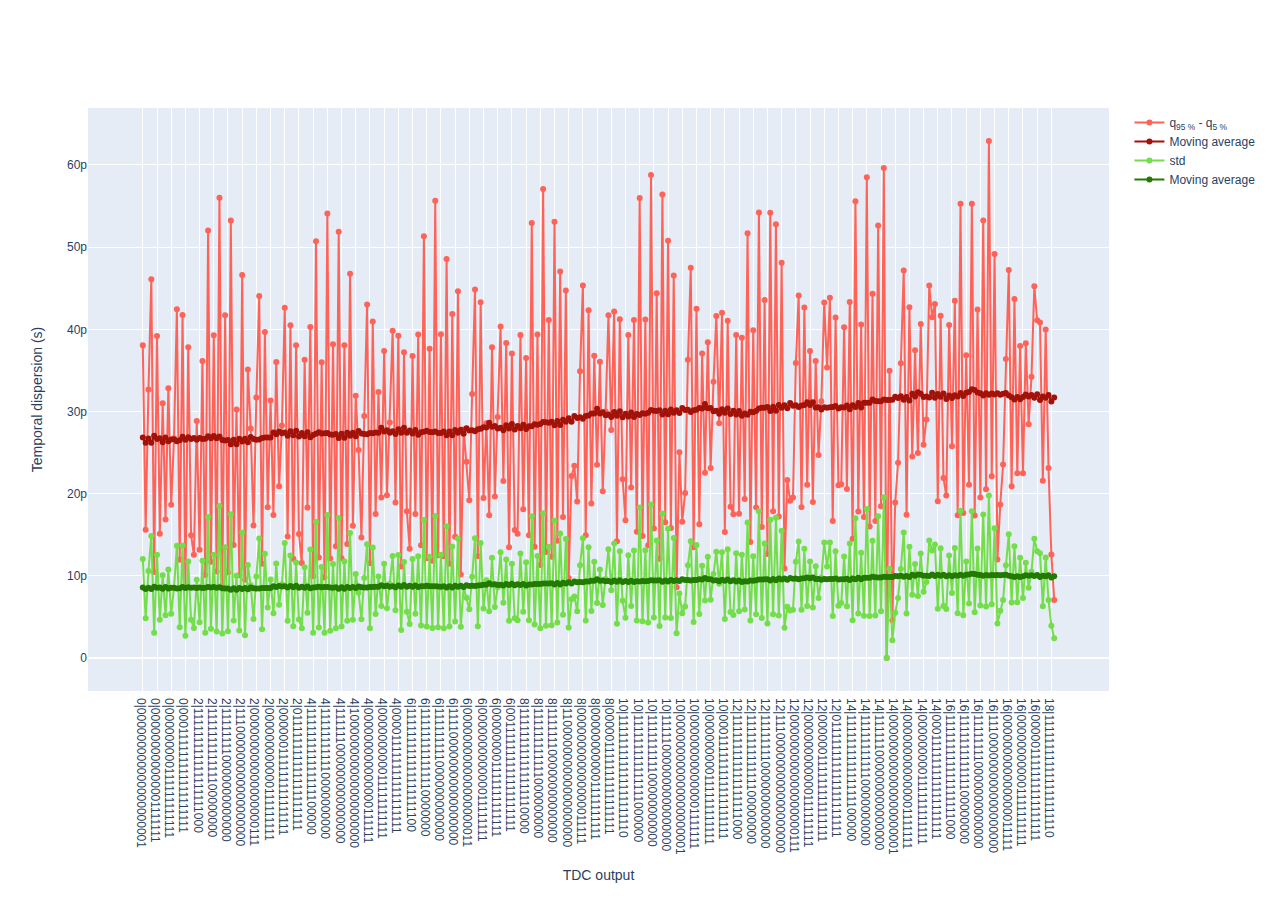
<file: media/Time resolution vs output.html>
<html>
<head><meta charset="utf-8" /></head>
<body>
    <div>
        
                <script type="text/javascript">window.PlotlyConfig = {MathJaxConfig: 'local'};</script>
        <script src="https://cdn.plot.ly/plotly-latest.min.js"></script>    
            <div id="07d62d8d-2306-4d5b-b209-a8bb35311d9c" class="plotly-graph-div" style="height:100%; width:100%;"></div>
            <script type="text/javascript">
                
                    window.PLOTLYENV=window.PLOTLYENV || {};
                    
                if (document.getElementById("07d62d8d-2306-4d5b-b209-a8bb35311d9c")) {
                    Plotly.newPlot(
                        '07d62d8d-2306-4d5b-b209-a8bb35311d9c',
                        [{"marker": {"color": "#ff6257", "symbol": "circle"}, "mode": "lines+markers", "name": "q<sub>95 %</sub> - q<sub>5 %</sub>", "showlegend": true, "type": "scatter", "x": ["0|000000000000000000001", "0|000000000000000000011", "0|000000000000000000111", "0|000000000000000011111", "0|000000000000000111111", "0|000000000000001111111", "0|000000000000011111111", "0|000000000000111111111", "0|000000000001111111111", "0|000000000011111111111", "0|000000000111111111111", "0|000000001111111111111", "0|000000111111111111111", "0|000001111111111111111", "0|000011111111111111111", "0|000111111111111111111", "0|001111111111111111111", "0|011111111111111111111", "2|111111111111111111110", "2|111111111111111111100", "2|111111111111111111000", "2|111111111111111110000", "2|111111111111111100000", "2|111111111111111000000", "2|111111111111110000000", "2|111111111111100000000", "2|111111111111000000000", "2|111111111110000000000", "2|111111111100000000000", "2|111111111000000000000", "2|111111110000000000000", "2|111111100000000000000", "2|111111000000000000000", "2|111110000000000000000", "2|111100000000000000000", "2|111000000000000000000", "2|110000000000000000000", "2|100000000000000000000", "2|000000000000000000001", "2|000000000000000000011", "2|000000000000000000111", "2|000000000000000011111", "2|000000000000000111111", "2|000000000000001111111", "2|000000000000011111111", "2|000000000000111111111", "2|000000000001111111111", "2|000000000011111111111", "2|000000000111111111111", "2|000000001111111111111", "2|000000111111111111111", "2|000001111111111111111", "2|000011111111111111111", "2|000111111111111111111", "2|001111111111111111111", "2|011111111111111111111", "4|111111111111111111110", "4|111111111111111111100", "4|111111111111111111000", "4|111111111111111110000", "4|111111111111111100000", "4|111111111111111000000", "4|111111111111110000000", "4|111111111111100000000", "4|111111111111000000000", "4|111111111110000000000", "4|111111111100000000000", "4|111111111000000000000", "4|111111110000000000000", "4|111111100000000000000", "4|111111000000000000000", "4|111110000000000000000", "4|111100000000000000000", "4|111000000000000000000", "4|110000000000000000000", "4|100000000000000000000", "4|000000000000000000001", "4|000000000000000000011", "4|000000000000000000111", "4|000000000000000011111", "4|000000000000000111111", "4|000000000000001111111", "4|000000000000011111111", "4|000000000000111111111", "4|000000000001111111111", "4|000000000011111111111", "4|000000000111111111111", "4|000000001111111111111", "4|000000111111111111111", "4|000001111111111111111", "4|000011111111111111111", "4|000111111111111111111", "4|001111111111111111111", "4|011111111111111111111", "6|111111111111111111110", "6|111111111111111111100", "6|111111111111111111000", "6|111111111111111110000", "6|111111111111111100000", "6|111111111111111000000", "6|111111111111110000000", "6|111111111111100000000", "6|111111111111000000000", "6|111111111110000000000", "6|111111111100000000000", "6|111111111000000000000", "6|111111110000000000000", "6|111111100000000000000", "6|111111000000000000000", "6|111110000000000000000", "6|111100000000000000000", "6|111000000000000000000", "6|110000000000000000000", "6|100000000000000000000", "6|000000000000000000001", "6|000000000000000000011", "6|000000000000000000111", "6|000000000000000011111", "6|000000000000000111111", "6|000000000000001111111", "6|000000000000011111111", "6|000000000000111111111", "6|000000000001111111111", "6|000000000011111111111", "6|000000000111111111111", "6|000000001111111111111", "6|000000111111111111111", "6|000001111111111111111", "6|000011111111111111111", "6|000111111111111111111", "6|001111111111111111111", "6|011111111111111111111", "8|111111111111111111110", "8|111111111111111111100", "8|111111111111111111000", "8|111111111111111110000", "8|111111111111111100000", "8|111111111111111000000", "8|111111111111110000000", "8|111111111111100000000", "8|111111111111000000000", "8|111111111110000000000", "8|111111111100000000000", "8|111111111000000000000", "8|111111110000000000000", "8|111111100000000000000", "8|111111000000000000000", "8|111110000000000000000", "8|111100000000000000000", "8|111000000000000000000", "8|110000000000000000000", "8|100000000000000000000", "8|000000000000000000001", "8|000000000000000000011", "8|000000000000000000111", "8|000000000000000011111", "8|000000000000000111111", "8|000000000000001111111", "8|000000000000011111111", "8|000000000000111111111", "8|000000000001111111111", "8|000000000011111111111", "8|000000000111111111111", "8|000000001111111111111", "8|000000111111111111111", "8|000001111111111111111", "8|000011111111111111111", "8|000111111111111111111", "8|001111111111111111111", "8|011111111111111111111", "10|111111111111111111110", "10|111111111111111111100", "10|111111111111111111000", "10|111111111111111110000", "10|111111111111111100000", "10|111111111111111000000", "10|111111111111110000000", "10|111111111111100000000", "10|111111111111000000000", "10|111111111110000000000", "10|111111111100000000000", "10|111111111000000000000", "10|111111110000000000000", "10|111111100000000000000", "10|111111000000000000000", "10|111110000000000000000", "10|111100000000000000000", "10|111000000000000000000", "10|110000000000000000000", "10|100000000000000000000", "10|000000000000000000001", "10|000000000000000000011", "10|000000000000000000111", "10|000000000000000011111", "10|000000000000000111111", "10|000000000000001111111", "10|000000000000011111111", "10|000000000000111111111", "10|000000000001111111111", "10|000000000011111111111", "10|000000000111111111111", "10|000000001111111111111", "10|000000111111111111111", "10|000001111111111111111", "10|000011111111111111111", "10|000111111111111111111", "10|001111111111111111111", "10|011111111111111111111", "12|111111111111111111110", "12|111111111111111111100", "12|111111111111111111000", "12|111111111111111110000", "12|111111111111111100000", "12|111111111111111000000", "12|111111111111110000000", "12|111111111111100000000", "12|111111111111000000000", "12|111111111110000000000", "12|111111111100000000000", "12|111111111000000000000", "12|111111110000000000000", "12|111111100000000000000", "12|111111000000000000000", "12|111110000000000000000", "12|111100000000000000000", "12|111000000000000000000", "12|110000000000000000000", "12|100000000000000000000", "12|000000000000000000001", "12|000000000000000000011", "12|000000000000000000111", "12|000000000000000011111", "12|000000000000000111111", "12|000000000000001111111", "12|000000000000011111111", "12|000000000000111111111", "12|000000000001111111111", "12|000000000011111111111", "12|000000000111111111111", "12|000000001111111111111", "12|000000111111111111111", "12|000001111111111111111", "12|000011111111111111111", "12|000111111111111111111", "12|001111111111111111111", "12|011111111111111111111", "14|111111111111111111110", "14|111111111111111111100", "14|111111111111111111000", "14|111111111111111110000", "14|111111111111111100000", "14|111111111111111000000", "14|111111111111110000000", "14|111111111111100000000", "14|111111111111000000000", "14|111111111110000000000", "14|111111111100000000000", "14|111111111000000000000", "14|111111110000000000000", "14|111111100000000000000", "14|111111000000000000000", "14|111110000000000000000", "14|111100000000000000000", "14|111000000000000000000", "14|110000000000000000000", "14|000000000000000000001", "14|000000000000000000011", "14|000000000000000000111", "14|000000000000000011111", "14|000000000000000111111", "14|000000000000001111111", "14|000000000000011111111", "14|000000000000111111111", "14|000000000001111111111", "14|000000000011111111111", "14|000000000111111111111", "14|000000001111111111111", "14|000000111111111111111", "14|000001111111111111111", "14|000011111111111111111", "14|000111111111111111111", "14|001111111111111111111", "14|011111111111111111111", "16|111111111111111111110", "16|111111111111111111100", "16|111111111111111111000", "16|111111111111111110000", "16|111111111111111100000", "16|111111111111111000000", "16|111111111111110000000", "16|111111111111100000000", "16|111111111111000000000", "16|111111111110000000000", "16|111111111100000000000", "16|111111111000000000000", "16|111111110000000000000", "16|111111100000000000000", "16|111111000000000000000", "16|111110000000000000000", "16|111100000000000000000", "16|111000000000000000000", "16|110000000000000000000", "16|100000000000000000000", "16|000000000000000000011", "16|000000000000000000111", "16|000000000000000011111", "16|000000000000000111111", "16|000000000000001111111", "16|000000000000011111111", "16|000000000000111111111", "16|000000000001111111111", "16|000000000011111111111", "16|000000000111111111111", "16|000000001111111111111", "16|000000111111111111111", "16|000001111111111111111", "16|000011111111111111111", "16|000111111111111111111", "16|001111111111111111111", "16|011111111111111111111", "18|111111111111111111110", "18|111111111111111111100"], "y": [3.805221073004475e-11, 1.562816334212235e-11, 3.268138308884746e-11, 4.609000795981326e-11, 1.0464741428723574e-11, 3.919089757845308e-11, 1.512930958611455e-11, 3.101257694292999e-11, 1.6872337324450978e-11, 3.2838076287705425e-11, 1.864950140054654e-11, 2.6751534388606946e-11, 4.245301699070878e-11, 1.1969053895978104e-11, 4.175405258622269e-11, 8.598675891551128e-12, 3.7829406116543486e-11, 1.4951501134766713e-11, 1.257249227475363e-11, 2.88466095874399e-11, 1.3173917307665613e-11, 3.613639120517805e-11, 1.0104094563178883e-11, 5.202437597850849e-11, 1.1738397307635683e-11, 3.9285044367941087e-11, 1.0533933872306343e-11, 5.602145228899686e-11, 8.893762421901967e-12, 4.1721923920048636e-11, 1.0411530273733979e-11, 5.324072266683548e-11, 1.3752141194797563e-11, 3.0243454580134367e-11, 1.0079655213837608e-11, 4.660828539968852e-11, 9.538001469467368e-12, 3.512663905251371e-11, 2.7932930389028056e-11, 1.6137225390729363e-11, 3.16995642241162e-11, 4.405693259398042e-11, 1.1487993921602764e-11, 3.9676226160022424e-11, 1.835053160598432e-11, 3.135776079338711e-11, 1.7424206797401168e-11, 3.603091606842243e-11, 2.0896569758605973e-11, 2.8305487420478255e-11, 4.2631804641829516e-11, 1.4799408004788094e-11, 4.051048660911371e-11, 1.2077890302453352e-11, 3.8072289262789465e-11, 1.5108790248217204e-11, 1.1563262440133336e-11, 3.6314595336195306e-11, 1.8311001017534745e-11, 4.030008033946717e-11, 9.97337772652374e-12, 5.0710022116920013e-11, 1.2243672581632514e-11, 3.598212901239711e-11, 9.803157377094776e-12, 5.409690897382593e-11, 1.2112929345757517e-11, 3.818426465712851e-11, 1.3600792526690842e-11, 5.188985958668733e-11, 1.2141514693204448e-11, 3.806043781878063e-11, 1.3876535436189635e-11, 4.675668913125924e-11, 1.60990728617196e-11, 3.1908136158043564e-11, 2.532598283885474e-11, 1.468776023840713e-11, 2.944291578156048e-11, 4.302687197197782e-11, 1.1548767777810022e-11, 4.096681383974859e-11, 1.753570918669249e-11, 3.238122928371137e-11, 1.9548529500415446e-11, 3.735874760293065e-11, 1.9828557299448156e-11, 2.8663551333815996e-11, 3.983766169257703e-11, 1.8926777221095193e-11, 3.9222445004073274e-11, 1.1149815782428085e-11, 3.7223137239697396e-11, 1.7870832073463695e-11, 1.329986896566481e-11, 3.6759202266911566e-11, 1.75331537656134e-11, 3.9362342889117546e-11, 1.3721264958281125e-11, 5.1342195614285734e-11, 1.2156537686428333e-11, 3.7645539309761365e-11, 1.1842527881330853e-11, 5.5654040292181404e-11, 1.252858650249041e-11, 3.9408379926707447e-11, 1.2398921929832868e-11, 4.8556324947760394e-11, 1.1478066532153157e-11, 4.187947326866311e-11, 1.4776557890681377e-11, 4.4635938167413687e-11, 1.016234848308085e-11, 2.7825782739976755e-11, 2.3903834722303177e-11, 1.921184308286317e-11, 3.2131641564113584e-11, 4.483553958013843e-11, 1.2379861395940602e-11, 4.328275438330444e-11, 1.9493364810516392e-11, 2.856169552811052e-11, 1.73684550996899e-11, 3.7814748245820575e-11, 1.966924907481499e-11, 2.933997091956955e-11, 4.034507679588175e-11, 2.155192594551292e-11, 3.834129741530429e-11, 1.348717815583347e-11, 3.7053895053656386e-11, 1.559511384555332e-11, 1.511718017038028e-11, 3.931868847184046e-11, 1.812116278993228e-11, 3.651707176495297e-11, 1.4936209661726788e-11, 5.2942947290260264e-11, 1.3534800366759407e-11, 3.938506923322463e-11, 1.132240196795228e-11, 5.707683757332749e-11, 1.2917789967492083e-11, 4.114865073248869e-11, 1.2342851303351743e-11, 5.307757539487042e-11, 1.4293100803400943e-11, 4.7050746445488264e-11, 1.7172444340846123e-11, 4.4728982343333725e-11, 9.757261497604678e-12, 2.2144611276833253e-11, 2.3402270122033254e-11, 1.9064331741344425e-11, 3.4903275703494946e-11, 4.5322348763610584e-11, 1.4953368199413254e-11, 4.2326009039051055e-11, 1.88166839796369e-11, 3.678361452369454e-11, 2.3523859277214717e-11, 3.6049731709867455e-11, 2.0308536621257967e-11, 2.9996984554074594e-11, 4.170756219746293e-11, 2.7766720906682665e-11, 4.218017254822716e-11, 1.4219877291125212e-11, 4.1235995893294884e-11, 2.176291604320751e-11, 1.678146713205537e-11, 3.930613101160453e-11, 2.0751158507477234e-11, 4.113826220005251e-11, 1.5385887351160448e-11, 5.598491404665917e-11, 1.486365768786295e-11, 4.120691700459499e-11, 1.3719613365047608e-11, 5.877009189004771e-11, 1.577613146937474e-11, 4.4384061553124345e-11, 1.2099600633103223e-11, 5.64132125014941e-11, 1.6530842649679287e-11, 5.076518236054502e-11, 1.581564267661343e-11, 4.654810530931607e-11, 8.633857082874809e-12, 2.5058972185481982e-11, 1.6594206959102688e-11, 2.0094240510592895e-11, 3.629416427752756e-11, 4.749458685685283e-11, 1.3499349527706551e-11, 4.251466582278052e-11, 1.628196423030951e-11, 3.706585740554131e-11, 2.255663139537434e-11, 3.843663110812817e-11, 2.313828451995741e-11, 3.361131843657357e-11, 4.16278446324119e-11, 2.856541070641644e-11, 4.200803216454147e-11, 1.534021406872646e-11, 4.105988531908871e-11, 1.8405273845515067e-11, 1.7510832098725597e-11, 3.9303812140636174e-11, 1.7552663888357753e-11, 3.8967868407445446e-11, 1.9365701930135777e-11, 5.16941188577099e-11, 1.4121500996588868e-11, 3.9877270543108705e-11, 1.8337857198999088e-11, 5.421286905246019e-11, 1.5956445215039868e-11, 4.35566156521245e-11, 1.2674912666104312e-11, 5.419172872751937e-11, 1.7875866204680646e-11, 5.2786305817347256e-11, 1.7216919008620312e-11, 4.809207573913864e-11, 1.0906273580010029e-11, 2.1658847093872714e-11, 1.914494818703674e-11, 1.955168442187433e-11, 3.5897203740459224e-11, 4.4131165400660285e-11, 1.836719409185849e-11, 4.264881763534144e-11, 2.1105133827836767e-11, 3.735401532622502e-11, 1.898813273472352e-11, 3.61497759739039e-11, 2.469659456233001e-11, 3.124958519822306e-11, 4.327944452693188e-11, 3.5357470640307556e-11, 4.3845003634840544e-11, 1.6681833672960755e-11, 4.143606150994132e-11, 2.1025697226584746e-11, 2.1140652080590015e-11, 4.02611146685439e-11, 2.058790590182529e-11, 4.334089458255372e-11, 1.4533568523917219e-11, 5.5575564519826536e-11, 1.784824283130142e-11, 4.058290015676683e-11, 1.7153809502591795e-11, 5.849404852845967e-11, 1.6006090964979374e-11, 4.434548064809589e-11, 1.666796997856771e-11, 5.2633734464450024e-11, 1.846471139087902e-11, 5.963975235281965e-11, 0.0, 3.495071009912501e-11, 4.6053830606552686e-12, 1.8925577784520613e-11, 2.3765387277343855e-11, 3.5867803664951424e-11, 4.7163801040409206e-11, 1.7445511681159222e-11, 4.269298447834345e-11, 2.4536148998716494e-11, 3.745631618262283e-11, 2.4954154804653443e-11, 4.0646683996060276e-11, 2.5965581166067226e-11, 2.9038742992300954e-11, 4.534565537553238e-11, 4.1486689686313226e-11, 4.3083924598019825e-11, 1.906952324282464e-11, 4.166650612357593e-11, 2.190810253241406e-11, 1.9779212334274018e-11, 4.052241511320865e-11, 2.5763302400981414e-11, 4.349064483023121e-11, 1.7374178963362286e-11, 5.528531221523364e-11, 1.7664058154363195e-11, 3.6854095689762415e-11, 2.1088587226929214e-11, 5.529344559720007e-11, 1.733815928201254e-11, 4.241932394297209e-11, 1.9535852872951748e-11, 5.324866807173701e-11, 2.05525861192727e-11, 6.292929743756578e-11, 2.2128063688818815e-11, 4.9182122883977575e-11, 1.2006214540439582e-11, 1.867908584054262e-11, 2.3548152107032316e-11, 3.6383272380178837e-11, 4.723606868618242e-11, 2.0920275969945008e-11, 4.3685925617155965e-11, 2.248317556137924e-11, 3.7970078844025815e-11, 2.250576129620018e-11, 3.832371713508017e-11, 2.8456822559329926e-11, 3.423821533110808e-11, 4.5245413473134574e-11, 4.111974027060349e-11, 4.084537193383347e-11, 2.1592860059209636e-11, 3.997335897736932e-11, 2.3139424916892965e-11, 1.2596575855556094e-11, 7.08283350600413e-12]}, {"marker": {"color": "#a11208", "symbol": "circle"}, "mode": "lines+markers", "name": "Moving average", "showlegend": true, "type": "scatter", "x": ["0|000000000000000000001", "0|000000000000000000011", "0|000000000000000000111", "0|000000000000000011111", "0|000000000000000111111", "0|000000000000001111111", "0|000000000000011111111", "0|000000000000111111111", "0|000000000001111111111", "0|000000000011111111111", "0|000000000111111111111", "0|000000001111111111111", "0|000000111111111111111", "0|000001111111111111111", "0|000011111111111111111", "0|000111111111111111111", "0|001111111111111111111", "0|011111111111111111111", "2|111111111111111111110", "2|111111111111111111100", "2|111111111111111111000", "2|111111111111111110000", "2|111111111111111100000", "2|111111111111111000000", "2|111111111111110000000", "2|111111111111100000000", "2|111111111111000000000", "2|111111111110000000000", "2|111111111100000000000", "2|111111111000000000000", "2|111111110000000000000", "2|111111100000000000000", "2|111111000000000000000", "2|111110000000000000000", "2|111100000000000000000", "2|111000000000000000000", "2|110000000000000000000", "2|100000000000000000000", "2|000000000000000000001", "2|000000000000000000011", "2|000000000000000000111", "2|000000000000000011111", "2|000000000000000111111", "2|000000000000001111111", "2|000000000000011111111", "2|000000000000111111111", "2|000000000001111111111", "2|000000000011111111111", "2|000000000111111111111", "2|000000001111111111111", "2|000000111111111111111", "2|000001111111111111111", "2|000011111111111111111", "2|000111111111111111111", "2|001111111111111111111", "2|011111111111111111111", "4|111111111111111111110", "4|111111111111111111100", "4|111111111111111111000", "4|111111111111111110000", "4|111111111111111100000", "4|111111111111111000000", "4|111111111111110000000", "4|111111111111100000000", "4|111111111111000000000", "4|111111111110000000000", "4|111111111100000000000", "4|111111111000000000000", "4|111111110000000000000", "4|111111100000000000000", "4|111111000000000000000", "4|111110000000000000000", "4|111100000000000000000", "4|111000000000000000000", "4|110000000000000000000", "4|100000000000000000000", "4|000000000000000000001", "4|000000000000000000011", "4|000000000000000000111", "4|000000000000000011111", "4|000000000000000111111", "4|000000000000001111111", "4|000000000000011111111", "4|000000000000111111111", "4|000000000001111111111", "4|000000000011111111111", "4|000000000111111111111", "4|000000001111111111111", "4|000000111111111111111", "4|000001111111111111111", "4|000011111111111111111", "4|000111111111111111111", "4|001111111111111111111", "4|011111111111111111111", "6|111111111111111111110", "6|111111111111111111100", "6|111111111111111111000", "6|111111111111111110000", "6|111111111111111100000", "6|111111111111111000000", "6|111111111111110000000", "6|111111111111100000000", "6|111111111111000000000", "6|111111111110000000000", "6|111111111100000000000", "6|111111111000000000000", "6|111111110000000000000", "6|111111100000000000000", "6|111111000000000000000", "6|111110000000000000000", "6|111100000000000000000", "6|111000000000000000000", "6|110000000000000000000", "6|100000000000000000000", "6|000000000000000000001", "6|000000000000000000011", "6|000000000000000000111", "6|000000000000000011111", "6|000000000000000111111", "6|000000000000001111111", "6|000000000000011111111", "6|000000000000111111111", "6|000000000001111111111", "6|000000000011111111111", "6|000000000111111111111", "6|000000001111111111111", "6|000000111111111111111", "6|000001111111111111111", "6|000011111111111111111", "6|000111111111111111111", "6|001111111111111111111", "6|011111111111111111111", "8|111111111111111111110", "8|111111111111111111100", "8|111111111111111111000", "8|111111111111111110000", "8|111111111111111100000", "8|111111111111111000000", "8|111111111111110000000", "8|111111111111100000000", "8|111111111111000000000", "8|111111111110000000000", "8|111111111100000000000", "8|111111111000000000000", "8|111111110000000000000", "8|111111100000000000000", "8|111111000000000000000", "8|111110000000000000000", "8|111100000000000000000", "8|111000000000000000000", "8|110000000000000000000", "8|100000000000000000000", "8|000000000000000000001", "8|000000000000000000011", "8|000000000000000000111", "8|000000000000000011111", "8|000000000000000111111", "8|000000000000001111111", "8|000000000000011111111", "8|000000000000111111111", "8|000000000001111111111", "8|000000000011111111111", "8|000000000111111111111", "8|000000001111111111111", "8|000000111111111111111", "8|000001111111111111111", "8|000011111111111111111", "8|000111111111111111111", "8|001111111111111111111", "8|011111111111111111111", "10|111111111111111111110", "10|111111111111111111100", "10|111111111111111111000", "10|111111111111111110000", "10|111111111111111100000", "10|111111111111111000000", "10|111111111111110000000", "10|111111111111100000000", "10|111111111111000000000", "10|111111111110000000000", "10|111111111100000000000", "10|111111111000000000000", "10|111111110000000000000", "10|111111100000000000000", "10|111111000000000000000", "10|111110000000000000000", "10|111100000000000000000", "10|111000000000000000000", "10|110000000000000000000", "10|100000000000000000000", "10|000000000000000000001", "10|000000000000000000011", "10|000000000000000000111", "10|000000000000000011111", "10|000000000000000111111", "10|000000000000001111111", "10|000000000000011111111", "10|000000000000111111111", "10|000000000001111111111", "10|000000000011111111111", "10|000000000111111111111", "10|000000001111111111111", "10|000000111111111111111", "10|000001111111111111111", "10|000011111111111111111", "10|000111111111111111111", "10|001111111111111111111", "10|011111111111111111111", "12|111111111111111111110", "12|111111111111111111100", "12|111111111111111111000", "12|111111111111111110000", "12|111111111111111100000", "12|111111111111111000000", "12|111111111111110000000", "12|111111111111100000000", "12|111111111111000000000", "12|111111111110000000000", "12|111111111100000000000", "12|111111111000000000000", "12|111111110000000000000", "12|111111100000000000000", "12|111111000000000000000", "12|111110000000000000000", "12|111100000000000000000", "12|111000000000000000000", "12|110000000000000000000", "12|100000000000000000000", "12|000000000000000000001", "12|000000000000000000011", "12|000000000000000000111", "12|000000000000000011111", "12|000000000000000111111", "12|000000000000001111111", "12|000000000000011111111", "12|000000000000111111111", "12|000000000001111111111", "12|000000000011111111111", "12|000000000111111111111", "12|000000001111111111111", "12|000000111111111111111", "12|000001111111111111111", "12|000011111111111111111", "12|000111111111111111111", "12|001111111111111111111", "12|011111111111111111111", "14|111111111111111111110", "14|111111111111111111100", "14|111111111111111111000", "14|111111111111111110000", "14|111111111111111100000", "14|111111111111111000000", "14|111111111111110000000", "14|111111111111100000000", "14|111111111111000000000", "14|111111111110000000000", "14|111111111100000000000", "14|111111111000000000000", "14|111111110000000000000", "14|111111100000000000000", "14|111111000000000000000", "14|111110000000000000000", "14|111100000000000000000", "14|111000000000000000000", "14|110000000000000000000", "14|000000000000000000001", "14|000000000000000000011", "14|000000000000000000111", "14|000000000000000011111", "14|000000000000000111111", "14|000000000000001111111", "14|000000000000011111111", "14|000000000000111111111", "14|000000000001111111111", "14|000000000011111111111", "14|000000000111111111111", "14|000000001111111111111", "14|000000111111111111111", "14|000001111111111111111", "14|000011111111111111111", "14|000111111111111111111", "14|001111111111111111111", "14|011111111111111111111", "16|111111111111111111110", "16|111111111111111111100", "16|111111111111111111000", "16|111111111111111110000", "16|111111111111111100000", "16|111111111111111000000", "16|111111111111110000000", "16|111111111111100000000", "16|111111111111000000000", "16|111111111110000000000", "16|111111111100000000000", "16|111111111000000000000", "16|111111110000000000000", "16|111111100000000000000", "16|111111000000000000000", "16|111110000000000000000", "16|111100000000000000000", "16|111000000000000000000", "16|110000000000000000000", "16|100000000000000000000", "16|000000000000000000011", "16|000000000000000000111", "16|000000000000000011111", "16|000000000000000111111", "16|000000000000001111111", "16|000000000000011111111", "16|000000000000111111111", "16|000000000001111111111", "16|000000000011111111111", "16|000000000111111111111", "16|000000001111111111111", "16|000000111111111111111", "16|000001111111111111111", "16|000011111111111111111", "16|000111111111111111111", "16|001111111111111111111", "16|011111111111111111111", "18|111111111111111111110", "18|111111111111111111100"], "y": [2.6834041265276227e-11, 2.6215410960332287e-11, 2.6732294725656164e-11, 2.6205818453013513e-11, 2.705065920969545e-11, 2.6647673815304607e-11, 2.6753432073093716e-11, 2.6277038448543542e-11, 2.6841795308297565e-11, 2.63741252045454e-11, 2.6604454516334038e-11, 2.663851800024927e-11, 2.6375985685011274e-11, 2.6505829064013834e-11, 2.692371248139399e-11, 2.6564742282329077e-11, 2.6862730552276656e-11, 2.667357057569238e-11, 2.677540079781618e-11, 2.6576439223339263e-11, 2.6773407490945162e-11, 2.6653472027019875e-11, 2.668651233488904e-11, 2.699916512522121e-11, 2.6764554411366724e-11, 2.7023911622644968e-11, 2.674713345004883e-11, 2.695304537391684e-11, 2.6535892274247247e-11, 2.6461984985120175e-11, 2.652804338961741e-11, 2.6022970536121436e-11, 2.6565431243589498e-11, 2.603420360991806e-11, 2.6681125655932705e-11, 2.6339872849363658e-11, 2.6687323607326316e-11, 2.626850689986067e-11, 2.691300521937484e-11, 2.6646848764050304e-11, 2.6569235085257935e-11, 2.6598903060361803e-11, 2.6783190460370252e-11, 2.68476057113094e-11, 2.6851806287713714e-11, 2.6832261456830493e-11, 2.745379230876696e-11, 2.7222018913753865e-11, 2.7562641074669826e-11, 2.736608819528213e-11, 2.744942757119537e-11, 2.70388555676145e-11, 2.7607736925147988e-11, 2.7103440987145608e-11, 2.765676607746274e-11, 2.695702529378448e-11, 2.7384070145817376e-11, 2.6980917520005864e-11, 2.7470866925991258e-11, 2.686337301022058e-11, 2.7134489558202733e-11, 2.7308929687519874e-11, 2.7469786451288193e-11, 2.7335498444095188e-11, 2.736480415887629e-11, 2.7402922307734178e-11, 2.7219975065633004e-11, 2.716838676699547e-11, 2.7260380185955382e-11, 2.6778129661803255e-11, 2.728493600666716e-11, 2.6813027621180957e-11, 2.7412876057695526e-11, 2.7063762910296275e-11, 2.74314235014301e-11, 2.699163462530116e-11, 2.762358863500253e-11, 2.7336735891039116e-11, 2.727812816894599e-11, 2.7234482967583166e-11, 2.738077093737674e-11, 2.736986505064401e-11, 2.743908657802353e-11, 2.7433045989704697e-11, 2.8034367366564342e-11, 2.7558871969234986e-11, 2.7731868000552114e-11, 2.7433754443876405e-11, 2.7601726541264395e-11, 2.7263937803940643e-11, 2.7856517203913476e-11, 2.742738506543245e-11, 2.8036105010999898e-11, 2.740694966257609e-11, 2.770601813861887e-11, 2.7327548873938167e-11, 2.776780261428598e-11, 2.718197333225194e-11, 2.7494672536367667e-11, 2.7536211426860416e-11, 2.7675763981575385e-11, 2.7522756859467114e-11, 2.747526786481464e-11, 2.7568827117462144e-11, 2.7391902226674844e-11, 2.739970986180163e-11, 2.7579269365261266e-11, 2.7126438289224072e-11, 2.7580407452626674e-11, 2.7107123740299003e-11, 2.7750891705818416e-11, 2.7408229361873838e-11, 2.7768893720652185e-11, 2.7295505618198034e-11, 2.7972747077723112e-11, 2.7686460507426313e-11, 2.7710296671788343e-11, 2.7590588927829373e-11, 2.784250038948023e-11, 2.789965102622519e-11, 2.8078334829966844e-11, 2.8065636871191976e-11, 2.8637075296240502e-11, 2.814613091861674e-11, 2.822997560063892e-11, 2.7939792459419206e-11, 2.8036939128202175e-11, 2.7738049675278707e-11, 2.8341064422136565e-11, 2.792847949285751e-11, 2.848272460481606e-11, 2.781295449004252e-11, 2.825395499951896e-11, 2.7965145533164547e-11, 2.8395160256437904e-11, 2.7881564105046952e-11, 2.8218271705445522e-11, 2.8215146049605517e-11, 2.8451330831714633e-11, 2.8406680547729425e-11, 2.8480453798784776e-11, 2.872427585611783e-11, 2.8685350061952455e-11, 2.8641161408301406e-11, 2.8771606670983058e-11, 2.833370883329831e-11, 2.8856588847918527e-11, 2.8349373083697728e-11, 2.9012855797082142e-11, 2.8763800563623094e-11, 2.919722714371228e-11, 2.875913378224368e-11, 2.947005819706609e-11, 2.9223442934335276e-11, 2.92968790208306e-11, 2.912501856060497e-11, 2.945359883489933e-11, 2.9508938189332883e-11, 2.9758234322185405e-11, 2.976224393729559e-11, 3.033371530345806e-11, 2.977580927820414e-11, 2.9901951267214134e-11, 2.953971736165322e-11, 2.963349974072351e-11, 2.933079459503746e-11, 2.994824525849371e-11, 2.9477595809302466e-11, 3.004472787939026e-11, 2.93030029095172e-11, 2.97420586811181e-11, 2.9404021965897836e-11, 2.987845432598468e-11, 2.933410358280444e-11, 2.9685343903407584e-11, 2.9586745688624376e-11, 2.979389053163474e-11, 2.9744418710202155e-11, 2.984592693876801e-11, 3.018984101226356e-11, 3.009898653450869e-11, 3.0070741086461073e-11, 3.015075083986364e-11, 2.9645847478495404e-11, 3.008247475500508e-11, 2.9665014625752075e-11, 3.026278616898977e-11, 2.985074774122421e-11, 3.0148082491513194e-11, 2.9826048409497405e-11, 3.0442490817337444e-11, 3.018720828390045e-11, 3.022082743762157e-11, 2.9946430924156506e-11, 3.016482285468909e-11, 3.02312953803901e-11, 3.044130101537287e-11, 3.035864652383492e-11, 3.092793031669098e-11, 3.041156927248017e-11, 3.042807270132373e-11, 3.002819426472344e-11, 3.010393602964551e-11, 2.9738704933169145e-11, 3.027084143703819e-11, 2.985557374771571e-11, 3.0381559279902866e-11, 2.9696741860589944e-11, 3.008906702162358e-11, 2.962732286128902e-11, 3.006459877657631e-11, 2.9487932995864235e-11, 2.975554649674685e-11, 2.961944217249934e-11, 2.997474813547559e-11, 2.992560083230331e-11, 3.007192767939578e-11, 3.0369692939840496e-11, 3.045026549015835e-11, 3.046929115506739e-11, 3.0541417525813146e-11, 3.0052205144812644e-11, 3.059477869126441e-11, 3.008603146764871e-11, 3.080046056382175e-11, 3.045104938974466e-11, 3.0778799730860885e-11, 3.0391839338032953e-11, 3.1034671410914813e-11, 3.071457636597674e-11, 3.0763987929898266e-11, 3.054767082575556e-11, 3.0740865413026625e-11, 3.079767445524758e-11, 3.113549021949723e-11, 3.080084887685151e-11, 3.111793756776786e-11, 3.048705703904093e-11, 3.051201910988026e-11, 3.0235610362060227e-11, 3.053564857542051e-11, 3.04532791605605e-11, 3.051371571846178e-11, 3.0564910517284226e-11, 3.067760673182455e-11, 3.037294213419114e-11, 3.0536536854002295e-11, 3.048362900571022e-11, 3.0725277523891365e-11, 3.026795051052375e-11, 3.076740122272106e-11, 3.056195365670226e-11, 3.10322628492368e-11, 3.050458007657654e-11, 3.1063857031914105e-11, 3.106838894897849e-11, 3.1079921024382807e-11, 3.146120703695252e-11, 3.127695428532565e-11, 3.1265308456772396e-11, 3.124725363625428e-11, 3.147700808316141e-11, 3.141444307091644e-11, 3.1405353622980755e-11, 3.1443543704657224e-11, 3.179161042508079e-11, 3.165782069271138e-11, 3.1860906851706815e-11, 3.1429205185270816e-11, 3.1754499684024076e-11, 3.133100118374103e-11, 3.21718641612793e-11, 3.182080965544071e-11, 3.233274466739331e-11, 3.216666398484512e-11, 3.177426346069964e-11, 3.182808611897613e-11, 3.1701583897114766e-11, 3.2296174809155955e-11, 3.166607865370356e-11, 3.213585470435546e-11, 3.180676880262114e-11, 3.218524642701085e-11, 3.153091393187886e-11, 3.1936688953153424e-11, 3.16478042606304e-11, 3.1967263267040227e-11, 3.183293015810722e-11, 3.224483977410221e-11, 3.190312376648428e-11, 3.229572122210627e-11, 3.238704211080163e-11, 3.2724024690005944e-11, 3.2608951927661136e-11, 3.2305632768182235e-11, 3.2239666640464284e-11, 3.195807919895589e-11, 3.2237167035836595e-11, 3.2032151007552145e-11, 3.218207104772886e-11, 3.2074433391914696e-11, 3.222277252914931e-11, 3.204354037027886e-11, 3.2175669918196504e-11, 3.224537940543863e-11, 3.1947645860663773e-11, 3.17258076321603e-11, 3.14553762758303e-11, 3.175747025224508e-11, 3.150974435546181e-11, 3.175594029964252e-11, 3.207111735136274e-11, 3.184270389833988e-11, 3.2011576162155395e-11, 3.168360277163894e-11, 3.2104468177764725e-11, 3.1402018358447485e-11, 3.183132961482512e-11, 3.166930490273037e-11, 3.202199549192374e-11, 3.1219531695190075e-11, 3.17152949956607e-11]}, {"marker": {"color": "#73de49", "symbol": "circle"}, "mode": "lines+markers", "name": "std", "showlegend": true, "type": "scatter", "x": ["0|000000000000000000001", "0|000000000000000000011", "0|000000000000000000111", "0|000000000000000011111", "0|000000000000000111111", "0|000000000000001111111", "0|000000000000011111111", "0|000000000000111111111", "0|000000000001111111111", "0|000000000011111111111", "0|000000000111111111111", "0|000000001111111111111", "0|000000111111111111111", "0|000001111111111111111", "0|000011111111111111111", "0|000111111111111111111", "0|001111111111111111111", "0|011111111111111111111", "2|111111111111111111110", "2|111111111111111111100", "2|111111111111111111000", "2|111111111111111110000", "2|111111111111111100000", "2|111111111111111000000", "2|111111111111110000000", "2|111111111111100000000", "2|111111111111000000000", "2|111111111110000000000", "2|111111111100000000000", "2|111111111000000000000", "2|111111110000000000000", "2|111111100000000000000", "2|111111000000000000000", "2|111110000000000000000", "2|111100000000000000000", "2|111000000000000000000", "2|110000000000000000000", "2|100000000000000000000", "2|000000000000000000001", "2|000000000000000000011", "2|000000000000000000111", "2|000000000000000011111", "2|000000000000000111111", "2|000000000000001111111", "2|000000000000011111111", "2|000000000000111111111", "2|000000000001111111111", "2|000000000011111111111", "2|000000000111111111111", "2|000000001111111111111", "2|000000111111111111111", "2|000001111111111111111", "2|000011111111111111111", "2|000111111111111111111", "2|001111111111111111111", "2|011111111111111111111", "4|111111111111111111110", "4|111111111111111111100", "4|111111111111111111000", "4|111111111111111110000", "4|111111111111111100000", "4|111111111111111000000", "4|111111111111110000000", "4|111111111111100000000", "4|111111111111000000000", "4|111111111110000000000", "4|111111111100000000000", "4|111111111000000000000", "4|111111110000000000000", "4|111111100000000000000", "4|111111000000000000000", "4|111110000000000000000", "4|111100000000000000000", "4|111000000000000000000", "4|110000000000000000000", "4|100000000000000000000", "4|000000000000000000001", "4|000000000000000000011", "4|000000000000000000111", "4|000000000000000011111", "4|000000000000000111111", "4|000000000000001111111", "4|000000000000011111111", "4|000000000000111111111", "4|000000000001111111111", "4|000000000011111111111", "4|000000000111111111111", "4|000000001111111111111", "4|000000111111111111111", "4|000001111111111111111", "4|000011111111111111111", "4|000111111111111111111", "4|001111111111111111111", "4|011111111111111111111", "6|111111111111111111110", "6|111111111111111111100", "6|111111111111111111000", "6|111111111111111110000", "6|111111111111111100000", "6|111111111111111000000", "6|111111111111110000000", "6|111111111111100000000", "6|111111111111000000000", "6|111111111110000000000", "6|111111111100000000000", "6|111111111000000000000", "6|111111110000000000000", "6|111111100000000000000", "6|111111000000000000000", "6|111110000000000000000", "6|111100000000000000000", "6|111000000000000000000", "6|110000000000000000000", "6|100000000000000000000", "6|000000000000000000001", "6|000000000000000000011", "6|000000000000000000111", "6|000000000000000011111", "6|000000000000000111111", "6|000000000000001111111", "6|000000000000011111111", "6|000000000000111111111", "6|000000000001111111111", "6|000000000011111111111", "6|000000000111111111111", "6|000000001111111111111", "6|000000111111111111111", "6|000001111111111111111", "6|000011111111111111111", "6|000111111111111111111", "6|001111111111111111111", "6|011111111111111111111", "8|111111111111111111110", "8|111111111111111111100", "8|111111111111111111000", "8|111111111111111110000", "8|111111111111111100000", "8|111111111111111000000", "8|111111111111110000000", "8|111111111111100000000", "8|111111111111000000000", "8|111111111110000000000", "8|111111111100000000000", "8|111111111000000000000", "8|111111110000000000000", "8|111111100000000000000", "8|111111000000000000000", "8|111110000000000000000", "8|111100000000000000000", "8|111000000000000000000", "8|110000000000000000000", "8|100000000000000000000", "8|000000000000000000001", "8|000000000000000000011", "8|000000000000000000111", "8|000000000000000011111", "8|000000000000000111111", "8|000000000000001111111", "8|000000000000011111111", "8|000000000000111111111", "8|000000000001111111111", "8|000000000011111111111", "8|000000000111111111111", "8|000000001111111111111", "8|000000111111111111111", "8|000001111111111111111", "8|000011111111111111111", "8|000111111111111111111", "8|001111111111111111111", "8|011111111111111111111", "10|111111111111111111110", "10|111111111111111111100", "10|111111111111111111000", "10|111111111111111110000", "10|111111111111111100000", "10|111111111111111000000", "10|111111111111110000000", "10|111111111111100000000", "10|111111111111000000000", "10|111111111110000000000", "10|111111111100000000000", "10|111111111000000000000", "10|111111110000000000000", "10|111111100000000000000", "10|111111000000000000000", "10|111110000000000000000", "10|111100000000000000000", "10|111000000000000000000", "10|110000000000000000000", "10|100000000000000000000", "10|000000000000000000001", "10|000000000000000000011", "10|000000000000000000111", "10|000000000000000011111", "10|000000000000000111111", "10|000000000000001111111", "10|000000000000011111111", "10|000000000000111111111", "10|000000000001111111111", "10|000000000011111111111", "10|000000000111111111111", "10|000000001111111111111", "10|000000111111111111111", "10|000001111111111111111", "10|000011111111111111111", "10|000111111111111111111", "10|001111111111111111111", "10|011111111111111111111", "12|111111111111111111110", "12|111111111111111111100", "12|111111111111111111000", "12|111111111111111110000", "12|111111111111111100000", "12|111111111111111000000", "12|111111111111110000000", "12|111111111111100000000", "12|111111111111000000000", "12|111111111110000000000", "12|111111111100000000000", "12|111111111000000000000", "12|111111110000000000000", "12|111111100000000000000", "12|111111000000000000000", "12|111110000000000000000", "12|111100000000000000000", "12|111000000000000000000", "12|110000000000000000000", "12|100000000000000000000", "12|000000000000000000001", "12|000000000000000000011", "12|000000000000000000111", "12|000000000000000011111", "12|000000000000000111111", "12|000000000000001111111", "12|000000000000011111111", "12|000000000000111111111", "12|000000000001111111111", "12|000000000011111111111", "12|000000000111111111111", "12|000000001111111111111", "12|000000111111111111111", "12|000001111111111111111", "12|000011111111111111111", "12|000111111111111111111", "12|001111111111111111111", "12|011111111111111111111", "14|111111111111111111110", "14|111111111111111111100", "14|111111111111111111000", "14|111111111111111110000", "14|111111111111111100000", "14|111111111111111000000", "14|111111111111110000000", "14|111111111111100000000", "14|111111111111000000000", "14|111111111110000000000", "14|111111111100000000000", "14|111111111000000000000", "14|111111110000000000000", "14|111111100000000000000", "14|111111000000000000000", "14|111110000000000000000", "14|111100000000000000000", "14|111000000000000000000", "14|110000000000000000000", "14|000000000000000000001", "14|000000000000000000011", "14|000000000000000000111", "14|000000000000000011111", "14|000000000000000111111", "14|000000000000001111111", "14|000000000000011111111", "14|000000000000111111111", "14|000000000001111111111", "14|000000000011111111111", "14|000000000111111111111", "14|000000001111111111111", "14|000000111111111111111", "14|000001111111111111111", "14|000011111111111111111", "14|000111111111111111111", "14|001111111111111111111", "14|011111111111111111111", "16|111111111111111111110", "16|111111111111111111100", "16|111111111111111111000", "16|111111111111111110000", "16|111111111111111100000", "16|111111111111111000000", "16|111111111111110000000", "16|111111111111100000000", "16|111111111111000000000", "16|111111111110000000000", "16|111111111100000000000", "16|111111111000000000000", "16|111111110000000000000", "16|111111100000000000000", "16|111111000000000000000", "16|111110000000000000000", "16|111100000000000000000", "16|111000000000000000000", "16|110000000000000000000", "16|100000000000000000000", "16|000000000000000000011", "16|000000000000000000111", "16|000000000000000011111", "16|000000000000000111111", "16|000000000000001111111", "16|000000000000011111111", "16|000000000000111111111", "16|000000000001111111111", "16|000000000011111111111", "16|000000000111111111111", "16|000000001111111111111", "16|000000111111111111111", "16|000001111111111111111", "16|000011111111111111111", "16|000111111111111111111", "16|001111111111111111111", "16|011111111111111111111", "18|111111111111111111110", "18|111111111111111111100"], "y": [1.2056494091071857e-11, 4.849165822762191e-12, 1.0607108724038926e-11, 1.4863910412941647e-11, 3.0904339693822344e-12, 1.2562831697547627e-11, 4.666998530667783e-12, 1.0065993084664888e-11, 5.227965697461017e-12, 1.078380979063854e-11, 5.409384306165814e-12, 8.54822347325553e-12, 1.3669444890262022e-11, 3.747292925190454e-12, 1.3700179644582247e-11, 2.7179285163781663e-12, 1.176591356001509e-11, 4.668943112605542e-12, 3.655581047041448e-12, 9.522873119944721e-12, 4.3531838945223325e-12, 1.1844388183499679e-11, 3.09520499456741e-12, 1.7163332644776592e-11, 3.571217856589116e-12, 1.2562801223371524e-11, 3.2334128760611706e-12, 1.850357936530972e-11, 2.99107362830931e-12, 1.3499536640390718e-11, 3.262622126206944e-12, 1.7492763572116787e-11, 4.570120787693799e-12, 1.0015271309112886e-11, 3.3586922093198336e-12, 1.5281504676318123e-11, 2.766638001905472e-12, 1.131390987044678e-11, 8.873314975355359e-12, 4.7714380812725055e-12, 9.939435669922844e-12, 1.4556357808143196e-11, 3.5039690431164686e-12, 1.2689548616785446e-11, 6.1552959386350416e-12, 9.563630135762484e-12, 5.449401320903729e-12, 1.1501652324370474e-11, 6.484129540718815e-12, 8.971778145246653e-12, 1.401961708058914e-11, 4.5574176469044264e-12, 1.2489058649727205e-11, 3.888349445884545e-12, 1.1640260797042117e-11, 4.688372376427682e-12, 3.6285015943814087e-12, 1.1063102174222927e-11, 5.525079152051146e-12, 1.3228703191655213e-11, 3.0947910003617293e-12, 1.6578280896189126e-11, 3.7149199756332755e-12, 1.1089364558702748e-11, 3.0782167704589993e-12, 1.74060959668273e-11, 3.316775888084929e-12, 1.144928541180516e-11, 3.6379011288188917e-12, 1.7055588211127563e-11, 3.831003884797367e-12, 1.1758974092480065e-11, 4.552733275909138e-12, 1.5234153302386593e-11, 4.680882796795605e-12, 1.0246803553256064e-11, 7.966134474186479e-12, 4.736514553521562e-12, 9.754719152028493e-12, 1.3837995835888973e-11, 3.630713372156274e-12, 1.3461646377945955e-11, 5.374595054638454e-12, 9.926542446521474e-12, 6.346730058705906e-12, 1.1492493660922483e-11, 6.073830333477982e-12, 9.031014565856344e-12, 1.2410928992381228e-11, 5.824084204395496e-12, 1.2557235164421233e-11, 3.431858541156667e-12, 1.1693790540715718e-11, 5.635174233484445e-12, 4.163731455228904e-12, 1.2072495749220403e-11, 5.409169820845092e-12, 1.2404734843671957e-11, 3.952344699349388e-12, 1.6817782413041545e-11, 3.8359303587218194e-12, 1.2329293926259616e-11, 3.673104943351764e-12, 1.7280978112075047e-11, 3.7547695273789725e-12, 1.25812008728892e-11, 3.645773486907349e-12, 1.603263834694491e-11, 3.832818847186139e-12, 1.3570197910572975e-11, 4.462579472587871e-12, 1.4519381327148751e-11, 3.8229301521543364e-12, 8.63310777198984e-12, 7.341142221761124e-12, 5.948725870793433e-12, 9.884059230665328e-12, 1.4572423318282033e-11, 3.864734484232194e-12, 1.401009252312981e-11, 6.034711559674381e-12, 9.4859226005881e-12, 5.690925010376587e-12, 1.2204495160129118e-11, 6.220549965652648e-12, 8.614853135360228e-12, 1.286968371307827e-11, 6.726946059073163e-12, 1.1989831766864798e-11, 4.5326599561721125e-12, 1.1484620030205587e-11, 4.848207553346045e-12, 4.601563574182685e-12, 1.2736126129533386e-11, 5.6473624197874435e-12, 1.1672337655339366e-11, 4.6170420674208626e-12, 1.7273301174932018e-11, 4.098034391788815e-12, 1.2414950919368157e-11, 3.6349781047108615e-12, 1.7630032651308037e-11, 3.9459819758517986e-12, 1.3558970886834862e-11, 3.997671798227262e-12, 1.6752537419675264e-11, 4.326087718871947e-12, 1.5154041592275446e-11, 5.265359673277177e-12, 1.4497364226045026e-11, 3.736675355681476e-12, 7.152564728994096e-12, 7.497440966093506e-12, 5.7053408721517854e-12, 1.1292233109652247e-11, 1.4580887540033672e-11, 4.565587006855174e-12, 1.3486522846281024e-11, 5.727308132944244e-12, 1.1731513174923881e-11, 6.717456024556972e-12, 1.0768900277769237e-11, 6.4759787504773375e-12, 9.633603628793371e-12, 1.323411687443394e-11, 8.265093790850264e-12, 1.3928945784402233e-11, 4.192843824305741e-12, 1.3012348762048614e-11, 6.967560366658487e-12, 4.914143804594246e-12, 1.2528594231343275e-11, 6.344303626260841e-12, 1.3103033080471319e-11, 4.573840470188031e-12, 1.8328219019314376e-11, 4.472853246873549e-12, 1.3125548792093498e-11, 4.3395087702560025e-12, 1.8703009292018518e-11, 4.940710022026532e-12, 1.429422813025657e-11, 3.904138325038855e-12, 1.7603343124161332e-11, 4.92867337906338e-12, 1.5725312725722544e-11, 4.884890946765663e-12, 1.462058908324471e-11, 3.010492203403506e-12, 7.87151660060702e-12, 5.44489592739438e-12, 6.283986126443195e-12, 1.1285717101165995e-11, 1.4211102031822509e-11, 4.3869225503637594e-12, 1.3756301262043357e-11, 5.369254693115044e-12, 1.1241588649012814e-11, 7.012586572563642e-12, 1.2327025216257774e-11, 7.10582060566423e-12, 1.0240673066459061e-11, 1.2940251798895867e-11, 9.033721156071505e-12, 1.2891977437751852e-11, 4.7485046660861346e-12, 1.323459908331569e-11, 5.600065253078253e-12, 5.23347934501557e-12, 1.2767510569281222e-11, 5.7021316493486056e-12, 1.2589518710927919e-11, 5.918959897509909e-12, 1.6507184524217764e-11, 4.567474268493726e-12, 1.2377846013007395e-11, 5.341137261110259e-12, 1.7880641760400637e-11, 4.889368399353801e-12, 1.393961233522574e-11, 4.2208519665165415e-12, 1.683833734212662e-11, 5.335188398045282e-12, 1.7065032523330484e-11, 5.169950484407353e-12, 1.5497547418761443e-11, 3.681146637854041e-12, 6.2572982094125275e-12, 5.787032127504966e-12, 5.8976066293243605e-12, 1.1732999758139282e-11, 1.41929393956716e-11, 5.897770772007168e-12, 1.3309078874674867e-11, 6.347460811565528e-12, 1.1755257831825079e-11, 6.146378585125411e-12, 1.1162104135486353e-11, 7.316059496692956e-12, 9.76498916068042e-12, 1.406172726696203e-11, 1.1138067131684687e-11, 1.4054229509812696e-11, 5.131620231112369e-12, 1.3012438407456377e-11, 6.373055810128893e-12, 6.692935811564801e-12, 1.2348384691342789e-11, 6.31850930148028e-12, 1.3956007070374963e-11, 4.603445812105895e-12, 1.7027816586444224e-11, 5.412749423710883e-12, 1.2824227590373463e-11, 5.159144395497537e-12, 1.813348843772048e-11, 5.115623483775306e-12, 1.4266792385633627e-11, 5.184555540228895e-12, 1.7262667351424082e-11, 5.706387091164453e-12, 1.9569012304993733e-11, 0.0, 1.087744875819475e-11, 2.16812256801686e-12, 5.529123142663439e-12, 7.327082231118636e-12, 1.0830279945296715e-11, 1.5295863067916535e-11, 5.4220144001708705e-12, 1.355438775278051e-11, 7.711798847443674e-12, 1.1440599031619929e-11, 7.54630564219529e-12, 1.2721506986756039e-11, 8.058893263189716e-12, 9.257118955949104e-12, 1.431466778909126e-11, 1.3094517922819592e-11, 1.3811088757255214e-11, 5.9906988720032414e-12, 1.3360526262404043e-11, 6.3479238628616e-12, 5.964328029921573e-12, 1.2486768730322914e-11, 7.913536911524209e-12, 1.3394360833504208e-11, 5.461492475105539e-12, 1.7938942479826637e-11, 5.213997786840167e-12, 1.1754884341885179e-11, 6.629436712337435e-12, 1.7870142152838766e-11, 5.5672615105539965e-12, 1.3325020195750222e-11, 6.411743615012458e-12, 1.7484808824624958e-11, 6.268908515465643e-12, 1.979654286091949e-11, 6.5568813556067705e-12, 1.5793957429062982e-11, 4.20357909411482e-12, 5.761566007241396e-12, 7.0593761658554274e-12, 1.128261763383495e-11, 1.507216855762959e-11, 6.765146770091618e-12, 1.3604584200208729e-11, 6.803989638909182e-12, 1.2217629408746555e-11, 7.319885463472667e-12, 1.1599555985612437e-11, 8.570647676169125e-12, 1.0492523176542e-11, 1.4521856705701925e-11, 1.300768272937834e-11, 1.2762228119216225e-11, 6.309538479066231e-12, 1.2237497639365381e-11, 7.061876621239493e-12, 3.947345629628333e-12, 2.4221287154523857e-12]}, {"marker": {"color": "#237a00", "symbol": "circle"}, "mode": "lines+markers", "name": "Moving average", "showlegend": true, "type": "scatter", "x": ["0|000000000000000000001", "0|000000000000000000011", "0|000000000000000000111", "0|000000000000000011111", "0|000000000000000111111", "0|000000000000001111111", "0|000000000000011111111", "0|000000000000111111111", "0|000000000001111111111", "0|000000000011111111111", "0|000000000111111111111", "0|000000001111111111111", "0|000000111111111111111", "0|000001111111111111111", "0|000011111111111111111", "0|000111111111111111111", "0|001111111111111111111", "0|011111111111111111111", "2|111111111111111111110", "2|111111111111111111100", "2|111111111111111111000", "2|111111111111111110000", "2|111111111111111100000", "2|111111111111111000000", "2|111111111111110000000", "2|111111111111100000000", "2|111111111111000000000", "2|111111111110000000000", "2|111111111100000000000", "2|111111111000000000000", "2|111111110000000000000", "2|111111100000000000000", "2|111111000000000000000", "2|111110000000000000000", "2|111100000000000000000", "2|111000000000000000000", "2|110000000000000000000", "2|100000000000000000000", "2|000000000000000000001", "2|000000000000000000011", "2|000000000000000000111", "2|000000000000000011111", "2|000000000000000111111", "2|000000000000001111111", "2|000000000000011111111", "2|000000000000111111111", "2|000000000001111111111", "2|000000000011111111111", "2|000000000111111111111", "2|000000001111111111111", "2|000000111111111111111", "2|000001111111111111111", "2|000011111111111111111", "2|000111111111111111111", "2|001111111111111111111", "2|011111111111111111111", "4|111111111111111111110", "4|111111111111111111100", "4|111111111111111111000", "4|111111111111111110000", "4|111111111111111100000", "4|111111111111111000000", "4|111111111111110000000", "4|111111111111100000000", "4|111111111111000000000", "4|111111111110000000000", "4|111111111100000000000", "4|111111111000000000000", "4|111111110000000000000", "4|111111100000000000000", "4|111111000000000000000", "4|111110000000000000000", "4|111100000000000000000", "4|111000000000000000000", "4|110000000000000000000", "4|100000000000000000000", "4|000000000000000000001", "4|000000000000000000011", "4|000000000000000000111", "4|000000000000000011111", "4|000000000000000111111", "4|000000000000001111111", "4|000000000000011111111", "4|000000000000111111111", "4|000000000001111111111", "4|000000000011111111111", "4|000000000111111111111", "4|000000001111111111111", "4|000000111111111111111", "4|000001111111111111111", "4|000011111111111111111", "4|000111111111111111111", "4|001111111111111111111", "4|011111111111111111111", "6|111111111111111111110", "6|111111111111111111100", "6|111111111111111111000", "6|111111111111111110000", "6|111111111111111100000", "6|111111111111111000000", "6|111111111111110000000", "6|111111111111100000000", "6|111111111111000000000", "6|111111111110000000000", "6|111111111100000000000", "6|111111111000000000000", "6|111111110000000000000", "6|111111100000000000000", "6|111111000000000000000", "6|111110000000000000000", "6|111100000000000000000", "6|111000000000000000000", "6|110000000000000000000", "6|100000000000000000000", "6|000000000000000000001", "6|000000000000000000011", "6|000000000000000000111", "6|000000000000000011111", "6|000000000000000111111", "6|000000000000001111111", "6|000000000000011111111", "6|000000000000111111111", "6|000000000001111111111", "6|000000000011111111111", "6|000000000111111111111", "6|000000001111111111111", "6|000000111111111111111", "6|000001111111111111111", "6|000011111111111111111", "6|000111111111111111111", "6|001111111111111111111", "6|011111111111111111111", "8|111111111111111111110", "8|111111111111111111100", "8|111111111111111111000", "8|111111111111111110000", "8|111111111111111100000", "8|111111111111111000000", "8|111111111111110000000", "8|111111111111100000000", "8|111111111111000000000", "8|111111111110000000000", "8|111111111100000000000", "8|111111111000000000000", "8|111111110000000000000", "8|111111100000000000000", "8|111111000000000000000", "8|111110000000000000000", "8|111100000000000000000", "8|111000000000000000000", "8|110000000000000000000", "8|100000000000000000000", "8|000000000000000000001", "8|000000000000000000011", "8|000000000000000000111", "8|000000000000000011111", "8|000000000000000111111", "8|000000000000001111111", "8|000000000000011111111", "8|000000000000111111111", "8|000000000001111111111", "8|000000000011111111111", "8|000000000111111111111", "8|000000001111111111111", "8|000000111111111111111", "8|000001111111111111111", "8|000011111111111111111", "8|000111111111111111111", "8|001111111111111111111", "8|011111111111111111111", "10|111111111111111111110", "10|111111111111111111100", "10|111111111111111111000", "10|111111111111111110000", "10|111111111111111100000", "10|111111111111111000000", "10|111111111111110000000", "10|111111111111100000000", "10|111111111111000000000", "10|111111111110000000000", "10|111111111100000000000", "10|111111111000000000000", "10|111111110000000000000", "10|111111100000000000000", "10|111111000000000000000", "10|111110000000000000000", "10|111100000000000000000", "10|111000000000000000000", "10|110000000000000000000", "10|100000000000000000000", "10|000000000000000000001", "10|000000000000000000011", "10|000000000000000000111", "10|000000000000000011111", "10|000000000000000111111", "10|000000000000001111111", "10|000000000000011111111", "10|000000000000111111111", "10|000000000001111111111", "10|000000000011111111111", "10|000000000111111111111", "10|000000001111111111111", "10|000000111111111111111", "10|000001111111111111111", "10|000011111111111111111", "10|000111111111111111111", "10|001111111111111111111", "10|011111111111111111111", "12|111111111111111111110", "12|111111111111111111100", "12|111111111111111111000", "12|111111111111111110000", "12|111111111111111100000", "12|111111111111111000000", "12|111111111111110000000", "12|111111111111100000000", "12|111111111111000000000", "12|111111111110000000000", "12|111111111100000000000", "12|111111111000000000000", "12|111111110000000000000", "12|111111100000000000000", "12|111111000000000000000", "12|111110000000000000000", "12|111100000000000000000", "12|111000000000000000000", "12|110000000000000000000", "12|100000000000000000000", "12|000000000000000000001", "12|000000000000000000011", "12|000000000000000000111", "12|000000000000000011111", "12|000000000000000111111", "12|000000000000001111111", "12|000000000000011111111", "12|000000000000111111111", "12|000000000001111111111", "12|000000000011111111111", "12|000000000111111111111", "12|000000001111111111111", "12|000000111111111111111", "12|000001111111111111111", "12|000011111111111111111", "12|000111111111111111111", "12|001111111111111111111", "12|011111111111111111111", "14|111111111111111111110", "14|111111111111111111100", "14|111111111111111111000", "14|111111111111111110000", "14|111111111111111100000", "14|111111111111111000000", "14|111111111111110000000", "14|111111111111100000000", "14|111111111111000000000", "14|111111111110000000000", "14|111111111100000000000", "14|111111111000000000000", "14|111111110000000000000", "14|111111100000000000000", "14|111111000000000000000", "14|111110000000000000000", "14|111100000000000000000", "14|111000000000000000000", "14|110000000000000000000", "14|000000000000000000001", "14|000000000000000000011", "14|000000000000000000111", "14|000000000000000011111", "14|000000000000000111111", "14|000000000000001111111", "14|000000000000011111111", "14|000000000000111111111", "14|000000000001111111111", "14|000000000011111111111", "14|000000000111111111111", "14|000000001111111111111", "14|000000111111111111111", "14|000001111111111111111", "14|000011111111111111111", "14|000111111111111111111", "14|001111111111111111111", "14|011111111111111111111", "16|111111111111111111110", "16|111111111111111111100", "16|111111111111111111000", "16|111111111111111110000", "16|111111111111111100000", "16|111111111111111000000", "16|111111111111110000000", "16|111111111111100000000", "16|111111111111000000000", "16|111111111110000000000", "16|111111111100000000000", "16|111111111000000000000", "16|111111110000000000000", "16|111111100000000000000", "16|111111000000000000000", "16|111110000000000000000", "16|111100000000000000000", "16|111000000000000000000", "16|110000000000000000000", "16|100000000000000000000", "16|000000000000000000011", "16|000000000000000000111", "16|000000000000000011111", "16|000000000000000111111", "16|000000000000001111111", "16|000000000000011111111", "16|000000000000111111111", "16|000000000001111111111", "16|000000000011111111111", "16|000000000111111111111", "16|000000001111111111111", "16|000000111111111111111", "16|000001111111111111111", "16|000011111111111111111", "16|000111111111111111111", "16|001111111111111111111", "16|011111111111111111111", "18|111111111111111111110", "18|111111111111111111100"], "y": [8.589557051975546e-12, 8.39650589943533e-12, 8.566606924133844e-12, 8.395510640329751e-12, 8.679799794448095e-12, 8.555264066970693e-12, 8.598205456445462e-12, 8.448505077956159e-12, 8.638310622355101e-12, 8.479616767748355e-12, 8.554203428345683e-12, 8.562385775704906e-12, 8.467612083344095e-12, 8.503510219602113e-12, 8.647625638376902e-12, 8.52800571755689e-12, 8.622586237993903e-12, 8.567757564674818e-12, 8.589406968394115e-12, 8.522598337596447e-12, 8.584661962320906e-12, 8.541793953716781e-12, 8.550393637547379e-12, 8.657633312901138e-12, 8.578783011631972e-12, 8.65256179725641e-12, 8.564335642601374e-12, 8.620261554500298e-12, 8.48629570514313e-12, 8.464101810081663e-12, 8.472392600085006e-12, 8.302595668068817e-12, 8.486927835746508e-12, 8.314781641252218e-12, 8.531350411534426e-12, 8.415876355006578e-12, 8.52244724339279e-12, 8.382345552116798e-12, 8.600467582310644e-12, 8.505350353489359e-12, 8.464983817517417e-12, 8.462994875765207e-12, 8.52400230424785e-12, 8.544240038219107e-12, 8.544113866082107e-12, 8.542000959960353e-12, 8.752520455512084e-12, 8.664484267818463e-12, 8.77164098888635e-12, 8.701127285080656e-12, 8.73096927706164e-12, 8.59626721355713e-12, 8.782935904089855e-12, 8.62053430679503e-12, 8.806502188647481e-12, 8.567793382998915e-12, 8.693892816057318e-12, 8.56384178729941e-12, 8.713475815203329e-12, 8.50585884722808e-12, 8.586966006831033e-12, 8.630523419254096e-12, 8.67534872825547e-12, 8.62581655531189e-12, 8.637911474207366e-12, 8.644818395484983e-12, 8.585943109269147e-12, 8.57489389788654e-12, 8.613676808419221e-12, 8.447364299559254e-12, 8.6091964050239e-12, 8.450338151979608e-12, 8.644201542423364e-12, 8.540061546477169e-12, 8.665150502938185e-12, 8.522813277828754e-12, 8.719119615489777e-12, 8.624264913346727e-12, 8.598111891388548e-12, 8.581536543024964e-12, 8.64596526479256e-12, 8.644955617543496e-12, 8.680045383244057e-12, 8.675940057719699e-12, 8.87395605286092e-12, 8.742316561550584e-12, 8.798826172822196e-12, 8.691779609733212e-12, 8.743669334650154e-12, 8.621956213458812e-12, 8.819365365143333e-12, 8.688008454698415e-12, 8.886769832019703e-12, 8.680017388253285e-12, 8.792183692116978e-12, 8.687486230272822e-12, 8.843242485387554e-12, 8.646241790015283e-12, 8.733220867298246e-12, 8.753415587672758e-12, 8.79294672918483e-12, 8.733959064902616e-12, 8.731264104164007e-12, 8.753769858290363e-12, 8.697080277911446e-12, 8.694626623741647e-12, 8.748834023332647e-12, 8.599913415767164e-12, 8.746124766370492e-12, 8.5853137789064e-12, 8.801653890184464e-12, 8.695681016462054e-12, 8.806012304837729e-12, 8.663148385633883e-12, 8.873261155048976e-12, 8.780806017048891e-12, 8.801679506038958e-12, 8.76847200774499e-12, 8.844750230567791e-12, 8.861008942889885e-12, 8.923922598372791e-12, 8.917198697278114e-12, 9.10508292947477e-12, 8.953522558683152e-12, 8.985220647922226e-12, 8.895997122875345e-12, 8.927869780562661e-12, 8.827405247773764e-12, 9.022768105615799e-12, 8.881609797990263e-12, 9.060035578043523e-12, 8.849968851150235e-12, 8.995000553832871e-12, 8.888387011135921e-12, 9.01789840733341e-12, 8.844140960124908e-12, 8.949609774335949e-12, 8.943499210042511e-12, 9.01263583401092e-12, 9.001900642324618e-12, 9.008626345454644e-12, 9.088248908910259e-12, 9.081456511544756e-12, 9.062645928522951e-12, 9.110728383080733e-12, 8.961126206862164e-12, 9.129095272248331e-12, 8.957527053103935e-12, 9.181045370551936e-12, 9.089898655029852e-12, 9.225073632879253e-12, 9.082073880336105e-12, 9.309027686270029e-12, 9.242225084209415e-12, 9.268125891794476e-12, 9.216802114812035e-12, 9.31886595767197e-12, 9.326066201724538e-12, 9.403169705279393e-12, 9.403836676068839e-12, 9.586000776233604e-12, 9.40917106848579e-12, 9.449610235409781e-12, 9.336384022174418e-12, 9.366692095974824e-12, 9.25782693099726e-12, 9.441700888088781e-12, 9.295736735925065e-12, 9.479760793331112e-12, 9.256837557727601e-12, 9.389484951785076e-12, 9.27045978243469e-12, 9.421902571853425e-12, 9.246507720689588e-12, 9.354045636100263e-12, 9.31379491258427e-12, 9.382310575907804e-12, 9.353121725211566e-12, 9.371518621764377e-12, 9.482101064570225e-12, 9.447603324333584e-12, 9.439024023840197e-12, 9.465847250378906e-12, 9.304415325093723e-12, 9.450304992440502e-12, 9.31271293882648e-12, 9.508710691395089e-12, 9.378455438550904e-12, 9.481371620159094e-12, 9.382685019856204e-12, 9.590042529127535e-12, 9.503783706774088e-12, 9.516610896970304e-12, 9.443079227436963e-12, 9.495977255759226e-12, 9.516747157099946e-12, 9.590432316395978e-12, 9.557748500355049e-12, 9.750174020612634e-12, 9.589311337094647e-12, 9.587729420424678e-12, 9.454711221279836e-12, 9.478779696900497e-12, 9.358866619424586e-12, 9.535595458493641e-12, 9.40418131267389e-12, 9.567264405481504e-12, 9.342618069473269e-12, 9.466518938742333e-12, 9.318376219739949e-12, 9.450339234475357e-12, 9.263297713975933e-12, 9.351230728187152e-12, 9.32098371984605e-12, 9.434677832299126e-12, 9.42438038550945e-12, 9.462946349649612e-12, 9.556417655228691e-12, 9.573293289460228e-12, 9.580728738280623e-12, 9.600049967192926e-12, 9.456548281186704e-12, 9.630531636096e-12, 9.464116082460771e-12, 9.676089935066757e-12, 9.570111040061267e-12, 9.675777240385083e-12, 9.545452134553078e-12, 9.745955186045009e-12, 9.652772466359852e-12, 9.67689138611872e-12, 9.606906556739763e-12, 9.686373646079256e-12, 9.703789690171591e-12, 9.818960839656647e-12, 9.71714147141886e-12, 9.819759097113025e-12, 9.627042951635493e-12, 9.623897342423034e-12, 9.528216679153774e-12, 9.617513407295354e-12, 9.59548938081715e-12, 9.611026474120371e-12, 9.632418142116247e-12, 9.67552108004958e-12, 9.558429394071749e-12, 9.606737343941595e-12, 9.584589973969419e-12, 9.65437254299984e-12, 9.516532208705702e-12, 9.679795470361084e-12, 9.607604295806341e-12, 9.76471590076721e-12, 9.591864109007972e-12, 9.767852829454333e-12, 9.769500568607954e-12, 9.772724130470075e-12, 9.892527077760958e-12, 9.823082298731592e-12, 9.808562688510366e-12, 9.800630355839428e-12, 9.884809694114914e-12, 9.864201275483543e-12, 9.864194484757365e-12, 9.872977359797583e-12, 9.99494168738581e-12, 9.963145360365102e-12, 1.0027873197366368e-11, 9.888782585512742e-12, 1.0004177889020745e-11, 9.862626598214437e-12, 1.0129261555120022e-11, 1.0011887790540936e-11, 1.0183176910885192e-11, 1.0137915879658828e-11, 1.0018155539947894e-11, 1.0031625846572898e-11, 9.983018765908533e-12, 1.0173359179463509e-11, 9.986765182802553e-12, 1.0135707633284333e-11, 1.0026248761439528e-11, 1.015458485258951e-11, 9.957973889421369e-12, 1.007586357127295e-11, 9.972297303828142e-12, 1.0068805806306562e-11, 1.0018972885475251e-11, 1.0151723715260957e-11, 1.0027964002792275e-11, 1.0142682884229843e-11, 1.0167411045705674e-11, 1.0256388392127903e-11, 1.0227628800981811e-11, 1.0138447827969696e-11, 1.012563612209327e-11, 1.0028084670285284e-11, 1.0116662944710562e-11, 1.0049256575924875e-11, 1.0096005730494499e-11, 1.0068565050879696e-11, 1.0121112121893952e-11, 1.0065784571577738e-11, 1.0109412643499218e-11, 1.0128352503222554e-11, 1.0033208973998265e-11, 9.962015742630327e-12, 9.87037114704402e-12, 9.964997300093796e-12, 9.880109076036039e-12, 9.970677927655896e-12, 1.007610818812259e-11, 1.0010955200495552e-11, 1.0069216819633646e-11, 9.97421270495163e-12, 1.0106939770535339e-11, 9.86960635510227e-12, 1.001509412286046e-11, 9.95897185773063e-12, 1.0069956362577069e-11, 9.800984438774943e-12, 9.952188829068547e-12]}],
                        {"template": {"data": {"bar": [{"error_x": {"color": "#2a3f5f"}, "error_y": {"color": "#2a3f5f"}, "marker": {"line": {"color": "#E5ECF6", "width": 0.5}}, "type": "bar"}], "barpolar": [{"marker": {"line": {"color": "#E5ECF6", "width": 0.5}}, "type": "barpolar"}], "carpet": [{"aaxis": {"endlinecolor": "#2a3f5f", "gridcolor": "white", "linecolor": "white", "minorgridcolor": "white", "startlinecolor": "#2a3f5f"}, "baxis": {"endlinecolor": "#2a3f5f", "gridcolor": "white", "linecolor": "white", "minorgridcolor": "white", "startlinecolor": "#2a3f5f"}, "type": "carpet"}], "choropleth": [{"colorbar": {"outlinewidth": 0, "ticks": ""}, "type": "choropleth"}], "contour": [{"colorbar": {"outlinewidth": 0, "ticks": ""}, "colorscale": [[0.0, "#0d0887"], [0.1111111111111111, "#46039f"], [0.2222222222222222, "#7201a8"], [0.3333333333333333, "#9c179e"], [0.4444444444444444, "#bd3786"], [0.5555555555555556, "#d8576b"], [0.6666666666666666, "#ed7953"], [0.7777777777777778, "#fb9f3a"], [0.8888888888888888, "#fdca26"], [1.0, "#f0f921"]], "type": "contour"}], "contourcarpet": [{"colorbar": {"outlinewidth": 0, "ticks": ""}, "type": "contourcarpet"}], "heatmap": [{"colorbar": {"outlinewidth": 0, "ticks": ""}, "colorscale": [[0.0, "#0d0887"], [0.1111111111111111, "#46039f"], [0.2222222222222222, "#7201a8"], [0.3333333333333333, "#9c179e"], [0.4444444444444444, "#bd3786"], [0.5555555555555556, "#d8576b"], [0.6666666666666666, "#ed7953"], [0.7777777777777778, "#fb9f3a"], [0.8888888888888888, "#fdca26"], [1.0, "#f0f921"]], "type": "heatmap"}], "heatmapgl": [{"colorbar": {"outlinewidth": 0, "ticks": ""}, "colorscale": [[0.0, "#0d0887"], [0.1111111111111111, "#46039f"], [0.2222222222222222, "#7201a8"], [0.3333333333333333, "#9c179e"], [0.4444444444444444, "#bd3786"], [0.5555555555555556, "#d8576b"], [0.6666666666666666, "#ed7953"], [0.7777777777777778, "#fb9f3a"], [0.8888888888888888, "#fdca26"], [1.0, "#f0f921"]], "type": "heatmapgl"}], "histogram": [{"marker": {"colorbar": {"outlinewidth": 0, "ticks": ""}}, "type": "histogram"}], "histogram2d": [{"colorbar": {"outlinewidth": 0, "ticks": ""}, "colorscale": [[0.0, "#0d0887"], [0.1111111111111111, "#46039f"], [0.2222222222222222, "#7201a8"], [0.3333333333333333, "#9c179e"], [0.4444444444444444, "#bd3786"], [0.5555555555555556, "#d8576b"], [0.6666666666666666, "#ed7953"], [0.7777777777777778, "#fb9f3a"], [0.8888888888888888, "#fdca26"], [1.0, "#f0f921"]], "type": "histogram2d"}], "histogram2dcontour": [{"colorbar": {"outlinewidth": 0, "ticks": ""}, "colorscale": [[0.0, "#0d0887"], [0.1111111111111111, "#46039f"], [0.2222222222222222, "#7201a8"], [0.3333333333333333, "#9c179e"], [0.4444444444444444, "#bd3786"], [0.5555555555555556, "#d8576b"], [0.6666666666666666, "#ed7953"], [0.7777777777777778, "#fb9f3a"], [0.8888888888888888, "#fdca26"], [1.0, "#f0f921"]], "type": "histogram2dcontour"}], "mesh3d": [{"colorbar": {"outlinewidth": 0, "ticks": ""}, "type": "mesh3d"}], "parcoords": [{"line": {"colorbar": {"outlinewidth": 0, "ticks": ""}}, "type": "parcoords"}], "pie": [{"automargin": true, "type": "pie"}], "scatter": [{"marker": {"colorbar": {"outlinewidth": 0, "ticks": ""}}, "type": "scatter"}], "scatter3d": [{"line": {"colorbar": {"outlinewidth": 0, "ticks": ""}}, "marker": {"colorbar": {"outlinewidth": 0, "ticks": ""}}, "type": "scatter3d"}], "scattercarpet": [{"marker": {"colorbar": {"outlinewidth": 0, "ticks": ""}}, "type": "scattercarpet"}], "scattergeo": [{"marker": {"colorbar": {"outlinewidth": 0, "ticks": ""}}, "type": "scattergeo"}], "scattergl": [{"marker": {"colorbar": {"outlinewidth": 0, "ticks": ""}}, "type": "scattergl"}], "scattermapbox": [{"marker": {"colorbar": {"outlinewidth": 0, "ticks": ""}}, "type": "scattermapbox"}], "scatterpolar": [{"marker": {"colorbar": {"outlinewidth": 0, "ticks": ""}}, "type": "scatterpolar"}], "scatterpolargl": [{"marker": {"colorbar": {"outlinewidth": 0, "ticks": ""}}, "type": "scatterpolargl"}], "scatterternary": [{"marker": {"colorbar": {"outlinewidth": 0, "ticks": ""}}, "type": "scatterternary"}], "surface": [{"colorbar": {"outlinewidth": 0, "ticks": ""}, "colorscale": [[0.0, "#0d0887"], [0.1111111111111111, "#46039f"], [0.2222222222222222, "#7201a8"], [0.3333333333333333, "#9c179e"], [0.4444444444444444, "#bd3786"], [0.5555555555555556, "#d8576b"], [0.6666666666666666, "#ed7953"], [0.7777777777777778, "#fb9f3a"], [0.8888888888888888, "#fdca26"], [1.0, "#f0f921"]], "type": "surface"}], "table": [{"cells": {"fill": {"color": "#EBF0F8"}, "line": {"color": "white"}}, "header": {"fill": {"color": "#C8D4E3"}, "line": {"color": "white"}}, "type": "table"}]}, "layout": {"annotationdefaults": {"arrowcolor": "#2a3f5f", "arrowhead": 0, "arrowwidth": 1}, "coloraxis": {"colorbar": {"outlinewidth": 0, "ticks": ""}}, "colorscale": {"diverging": [[0, "#8e0152"], [0.1, "#c51b7d"], [0.2, "#de77ae"], [0.3, "#f1b6da"], [0.4, "#fde0ef"], [0.5, "#f7f7f7"], [0.6, "#e6f5d0"], [0.7, "#b8e186"], [0.8, "#7fbc41"], [0.9, "#4d9221"], [1, "#276419"]], "sequential": [[0.0, "#0d0887"], [0.1111111111111111, "#46039f"], [0.2222222222222222, "#7201a8"], [0.3333333333333333, "#9c179e"], [0.4444444444444444, "#bd3786"], [0.5555555555555556, "#d8576b"], [0.6666666666666666, "#ed7953"], [0.7777777777777778, "#fb9f3a"], [0.8888888888888888, "#fdca26"], [1.0, "#f0f921"]], "sequentialminus": [[0.0, "#0d0887"], [0.1111111111111111, "#46039f"], [0.2222222222222222, "#7201a8"], [0.3333333333333333, "#9c179e"], [0.4444444444444444, "#bd3786"], [0.5555555555555556, "#d8576b"], [0.6666666666666666, "#ed7953"], [0.7777777777777778, "#fb9f3a"], [0.8888888888888888, "#fdca26"], [1.0, "#f0f921"]]}, "colorway": ["#636efa", "#EF553B", "#00cc96", "#ab63fa", "#FFA15A", "#19d3f3", "#FF6692", "#B6E880", "#FF97FF", "#FECB52"], "font": {"color": "#2a3f5f"}, "geo": {"bgcolor": "white", "lakecolor": "white", "landcolor": "#E5ECF6", "showlakes": true, "showland": true, "subunitcolor": "white"}, "hoverlabel": {"align": "left"}, "hovermode": "closest", "mapbox": {"style": "light"}, "paper_bgcolor": "white", "plot_bgcolor": "#E5ECF6", "polar": {"angularaxis": {"gridcolor": "white", "linecolor": "white", "ticks": ""}, "bgcolor": "#E5ECF6", "radialaxis": {"gridcolor": "white", "linecolor": "white", "ticks": ""}}, "scene": {"xaxis": {"backgroundcolor": "#E5ECF6", "gridcolor": "white", "gridwidth": 2, "linecolor": "white", "showbackground": true, "ticks": "", "zerolinecolor": "white"}, "yaxis": {"backgroundcolor": "#E5ECF6", "gridcolor": "white", "gridwidth": 2, "linecolor": "white", "showbackground": true, "ticks": "", "zerolinecolor": "white"}, "zaxis": {"backgroundcolor": "#E5ECF6", "gridcolor": "white", "gridwidth": 2, "linecolor": "white", "showbackground": true, "ticks": "", "zerolinecolor": "white"}}, "shapedefaults": {"line": {"color": "#2a3f5f"}}, "ternary": {"aaxis": {"gridcolor": "white", "linecolor": "white", "ticks": ""}, "baxis": {"gridcolor": "white", "linecolor": "white", "ticks": ""}, "bgcolor": "#E5ECF6", "caxis": {"gridcolor": "white", "linecolor": "white", "ticks": ""}}, "title": {"x": 0.05}, "xaxis": {"automargin": true, "gridcolor": "white", "linecolor": "white", "ticks": "", "title": {"standoff": 15}, "zerolinecolor": "white", "zerolinewidth": 2}, "yaxis": {"automargin": true, "gridcolor": "white", "linecolor": "white", "ticks": "", "title": {"standoff": 15}, "zerolinecolor": "white", "zerolinewidth": 2}}}, "xaxis": {"title": {"text": "TDC output"}}, "yaxis": {"title": {"text": "Temporal dispersion (s)"}}},
                        {"responsive": true}
                    )
                };
                
            </script>
        </div>
</body>
</html>
</file>
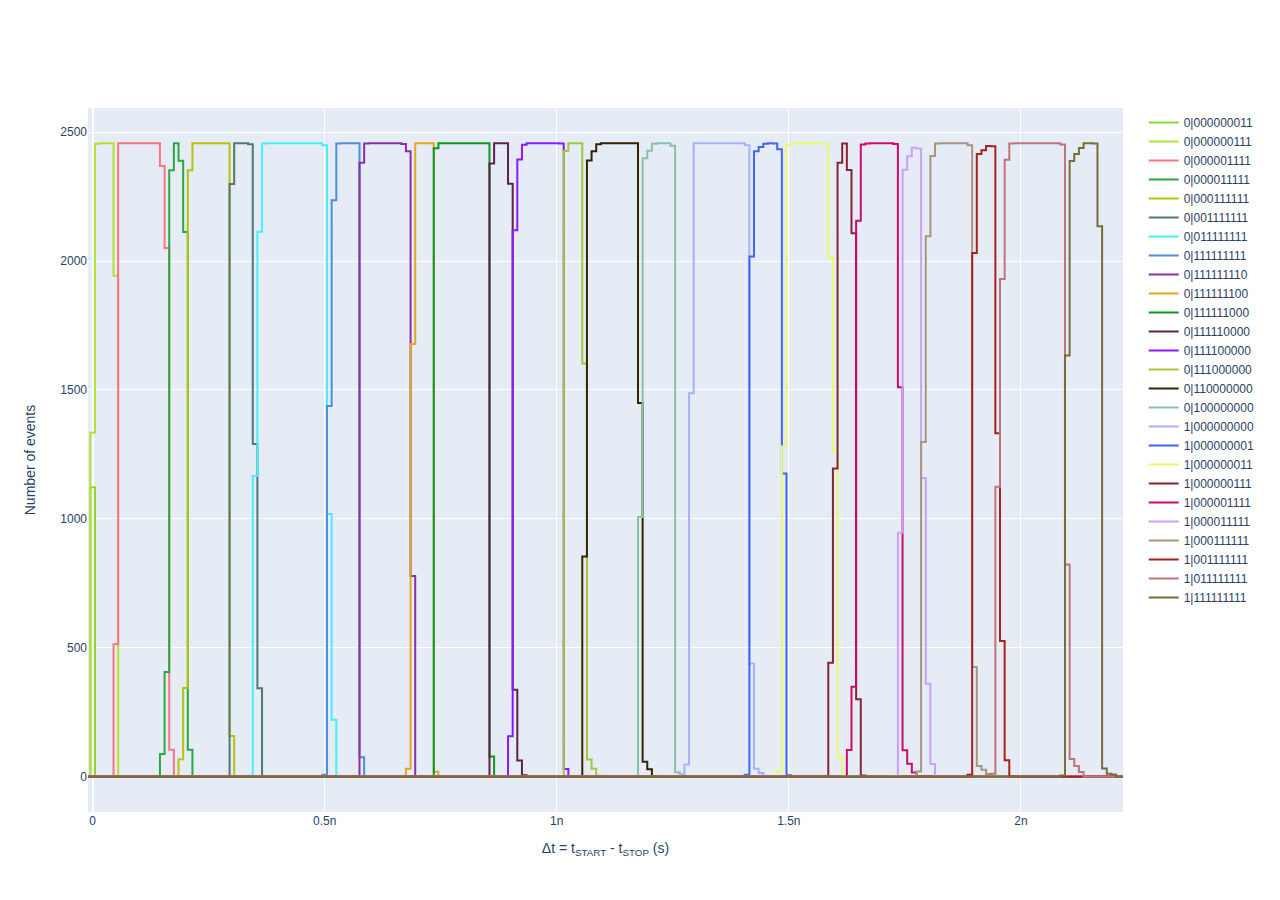
<file: media/processed_by_script_plot_sequences_distributions_FOR_TIPP/Time distribution of sequences with 2 levels of discretization.html>
<html>
<head><meta charset="utf-8" /></head>
<body>
    <div>
        
                <script type="text/javascript">window.PlotlyConfig = {MathJaxConfig: 'local'};</script>
        <script src="https://cdn.plot.ly/plotly-latest.min.js"></script>    
            <div id="f91a0801-35bc-42c9-a4cc-54003331d8dd" class="plotly-graph-div" style="height:100%; width:100%;"></div>
            <script type="text/javascript">
                
                    window.PLOTLYENV=window.PLOTLYENV || {};
                    
                if (document.getElementById("f91a0801-35bc-42c9-a4cc-54003331d8dd")) {
                    Plotly.newPlot(
                        'f91a0801-35bc-42c9-a4cc-54003331d8dd',
                        [{"line": {"shape": "hvh"}, "marker": {"color": "#88d72c"}, "mode": "lines", "name": "0|000000011", "showlegend": true, "type": "scatter", "x": [-1e-11, 8.077935669463161e-28, 1.0000000000000001e-11, 2.0000000000000002e-11, 3e-11, 4e-11, 4.9999999999999995e-11, 6e-11, 6.999999999999999e-11, 8e-11, 9e-11, 9.999999999999999e-11, 1.1e-10, 1.2e-10, 1.3e-10, 1.3999999999999998e-10, 1.5e-10, 1.6e-10, 1.6999999999999998e-10, 1.8e-10, 1.9e-10, 1.9999999999999998e-10, 2.1e-10, 2.2e-10, 2.2999999999999998e-10, 2.4e-10, 2.4999999999999996e-10, 2.6e-10, 2.7e-10, 2.7999999999999996e-10, 2.9e-10, 3e-10, 3.0999999999999996e-10, 3.2e-10, 3.3e-10, 3.3999999999999996e-10, 3.5e-10, 3.6e-10, 3.6999999999999996e-10, 3.8e-10, 3.9e-10, 3.9999999999999996e-10, 4.1e-10, 4.2e-10, 4.2999999999999996e-10, 4.4e-10, 4.5e-10, 4.5999999999999996e-10, 4.699999999999999e-10, 4.8e-10, 4.9e-10, 4.999999999999999e-10, 5.1e-10, 5.2e-10, 5.299999999999999e-10, 5.4e-10, 5.5e-10, 5.599999999999999e-10, 5.7e-10, 5.8e-10, 5.899999999999999e-10, 6e-10, 6.1e-10, 6.199999999999999e-10, 6.3e-10, 6.4e-10, 6.499999999999999e-10, 6.6e-10, 6.7e-10, 6.799999999999999e-10, 6.9e-10, 7e-10, 7.099999999999999e-10, 7.2e-10, 7.3e-10, 7.399999999999999e-10, 7.5e-10, 7.6e-10, 7.699999999999999e-10, 7.8e-10, 7.9e-10, 7.999999999999999e-10, 8.1e-10, 8.2e-10, 8.299999999999999e-10, 8.4e-10, 8.5e-10, 8.599999999999999e-10, 8.7e-10, 8.8e-10, 8.899999999999999e-10, 9e-10, 9.1e-10, 9.199999999999999e-10, 9.3e-10, 9.399999999999999e-10, 9.5e-10, 9.6e-10, 9.7e-10, 9.8e-10, 9.899999999999999e-10, 9.999999999999999e-10, 1.01e-09, 1.02e-09, 1.03e-09, 1.04e-09, 1.0499999999999999e-09, 1.0599999999999999e-09, 1.07e-09, 1.08e-09, 1.09e-09, 1.1e-09, 1.1099999999999999e-09, 1.1199999999999999e-09, 1.13e-09, 1.14e-09, 1.15e-09, 1.16e-09, 1.1699999999999999e-09, 1.1799999999999999e-09, 1.19e-09, 1.2e-09, 1.21e-09, 1.22e-09, 1.2299999999999999e-09, 1.2399999999999999e-09, 1.25e-09, 1.26e-09, 1.27e-09, 1.28e-09, 1.2899999999999999e-09, 1.2999999999999999e-09, 1.3099999999999998e-09, 1.32e-09, 1.33e-09, 1.34e-09, 1.3499999999999999e-09, 1.3599999999999999e-09, 1.3699999999999998e-09, 1.38e-09, 1.39e-09, 1.4e-09, 1.4099999999999999e-09, 1.4199999999999999e-09, 1.4299999999999998e-09, 1.44e-09, 1.45e-09, 1.46e-09, 1.4699999999999999e-09, 1.4799999999999999e-09, 1.4899999999999998e-09, 1.5e-09, 1.51e-09, 1.52e-09, 1.5299999999999999e-09, 1.5399999999999999e-09, 1.5499999999999998e-09, 1.56e-09, 1.57e-09, 1.58e-09, 1.5899999999999999e-09, 1.5999999999999999e-09, 1.6099999999999998e-09, 1.62e-09, 1.63e-09, 1.64e-09, 1.6499999999999999e-09, 1.6599999999999999e-09, 1.6699999999999998e-09, 1.68e-09, 1.69e-09, 1.7e-09, 1.7099999999999999e-09, 1.7199999999999999e-09, 1.7299999999999998e-09, 1.74e-09, 1.75e-09, 1.76e-09, 1.7699999999999999e-09, 1.7799999999999999e-09, 1.7899999999999998e-09, 1.8e-09, 1.81e-09, 1.82e-09, 1.8299999999999999e-09, 1.8399999999999998e-09, 1.8499999999999998e-09, 1.86e-09, 1.87e-09, 1.8799999999999997e-09, 1.89e-09, 1.9e-09, 1.91e-09, 1.92e-09, 1.9299999999999997e-09, 1.94e-09, 1.9499999999999997e-09, 1.96e-09, 1.97e-09, 1.9799999999999998e-09, 1.99e-09, 1.9999999999999997e-09, 2.01e-09, 2.02e-09, 2.03e-09, 2.04e-09, 2.0499999999999997e-09, 2.06e-09, 2.0699999999999997e-09, 2.08e-09, 2.09e-09, 2.0999999999999998e-09, 2.11e-09, 2.1199999999999997e-09, 2.13e-09, 2.14e-09, 2.15e-09, 2.16e-09, 2.1699999999999997e-09, 2.18e-09, 2.1899999999999997e-09, 2.2e-09, 2.21e-09, 2.2199999999999998e-09, 2.2299999999999995e-09], "y": [0, 1123, 2, 0, 0, 0, 0, 0, 0, 0, 0, 0, 0, 0, 0, 0, 0, 0, 0, 0, 0, 0, 0, 0, 0, 0, 0, 0, 0, 0, 0, 0, 0, 0, 0, 0, 0, 0, 0, 0, 0, 0, 0, 0, 0, 0, 0, 0, 0, 0, 0, 0, 0, 0, 0, 0, 0, 0, 0, 0, 0, 0, 0, 0, 0, 0, 0, 0, 0, 0, 0, 0, 0, 0, 0, 0, 0, 0, 0, 0, 0, 0, 0, 0, 0, 0, 0, 0, 0, 0, 0, 0, 0, 0, 0, 0, 0, 0, 0, 0, 0, 0, 0, 0, 0, 0, 0, 0, 0, 0, 0, 0, 0, 0, 0, 0, 0, 0, 0, 0, 0, 0, 0, 0, 0, 0, 0, 0, 0, 0, 0, 0, 0, 0, 0, 0, 0, 0, 0, 0, 0, 0, 0, 0, 0, 0, 0, 0, 0, 0, 0, 0, 0, 0, 0, 0, 0, 0, 0, 0, 0, 0, 0, 0, 0, 0, 0, 0, 0, 0, 0, 0, 0, 0, 0, 0, 0, 0, 0, 0, 0, 0, 0, 0, 0, 0, 0, 0, 0, 0, 0, 0, 0, 0, 0, 0, 0, 0, 0, 0, 0, 0, 0, 0, 0, 0, 0, 0, 0, 0, 0, 0, 0, 0, 0, 0, 0, 0, 0, 0, 0, 0, 0, 0]}, {"line": {"shape": "hvh"}, "marker": {"color": "#b1e230"}, "mode": "lines", "name": "0|000000111", "showlegend": true, "type": "scatter", "x": [-1e-11, 8.077935669463161e-28, 1.0000000000000001e-11, 2.0000000000000002e-11, 3e-11, 4e-11, 4.9999999999999995e-11, 6e-11, 6.999999999999999e-11, 8e-11, 9e-11, 9.999999999999999e-11, 1.1e-10, 1.2e-10, 1.3e-10, 1.3999999999999998e-10, 1.5e-10, 1.6e-10, 1.6999999999999998e-10, 1.8e-10, 1.9e-10, 1.9999999999999998e-10, 2.1e-10, 2.2e-10, 2.2999999999999998e-10, 2.4e-10, 2.4999999999999996e-10, 2.6e-10, 2.7e-10, 2.7999999999999996e-10, 2.9e-10, 3e-10, 3.0999999999999996e-10, 3.2e-10, 3.3e-10, 3.3999999999999996e-10, 3.5e-10, 3.6e-10, 3.6999999999999996e-10, 3.8e-10, 3.9e-10, 3.9999999999999996e-10, 4.1e-10, 4.2e-10, 4.2999999999999996e-10, 4.4e-10, 4.5e-10, 4.5999999999999996e-10, 4.699999999999999e-10, 4.8e-10, 4.9e-10, 4.999999999999999e-10, 5.1e-10, 5.2e-10, 5.299999999999999e-10, 5.4e-10, 5.5e-10, 5.599999999999999e-10, 5.7e-10, 5.8e-10, 5.899999999999999e-10, 6e-10, 6.1e-10, 6.199999999999999e-10, 6.3e-10, 6.4e-10, 6.499999999999999e-10, 6.6e-10, 6.7e-10, 6.799999999999999e-10, 6.9e-10, 7e-10, 7.099999999999999e-10, 7.2e-10, 7.3e-10, 7.399999999999999e-10, 7.5e-10, 7.6e-10, 7.699999999999999e-10, 7.8e-10, 7.9e-10, 7.999999999999999e-10, 8.1e-10, 8.2e-10, 8.299999999999999e-10, 8.4e-10, 8.5e-10, 8.599999999999999e-10, 8.7e-10, 8.8e-10, 8.899999999999999e-10, 9e-10, 9.1e-10, 9.199999999999999e-10, 9.3e-10, 9.399999999999999e-10, 9.5e-10, 9.6e-10, 9.7e-10, 9.8e-10, 9.899999999999999e-10, 9.999999999999999e-10, 1.01e-09, 1.02e-09, 1.03e-09, 1.04e-09, 1.0499999999999999e-09, 1.0599999999999999e-09, 1.07e-09, 1.08e-09, 1.09e-09, 1.1e-09, 1.1099999999999999e-09, 1.1199999999999999e-09, 1.13e-09, 1.14e-09, 1.15e-09, 1.16e-09, 1.1699999999999999e-09, 1.1799999999999999e-09, 1.19e-09, 1.2e-09, 1.21e-09, 1.22e-09, 1.2299999999999999e-09, 1.2399999999999999e-09, 1.25e-09, 1.26e-09, 1.27e-09, 1.28e-09, 1.2899999999999999e-09, 1.2999999999999999e-09, 1.3099999999999998e-09, 1.32e-09, 1.33e-09, 1.34e-09, 1.3499999999999999e-09, 1.3599999999999999e-09, 1.3699999999999998e-09, 1.38e-09, 1.39e-09, 1.4e-09, 1.4099999999999999e-09, 1.4199999999999999e-09, 1.4299999999999998e-09, 1.44e-09, 1.45e-09, 1.46e-09, 1.4699999999999999e-09, 1.4799999999999999e-09, 1.4899999999999998e-09, 1.5e-09, 1.51e-09, 1.52e-09, 1.5299999999999999e-09, 1.5399999999999999e-09, 1.5499999999999998e-09, 1.56e-09, 1.57e-09, 1.58e-09, 1.5899999999999999e-09, 1.5999999999999999e-09, 1.6099999999999998e-09, 1.62e-09, 1.63e-09, 1.64e-09, 1.6499999999999999e-09, 1.6599999999999999e-09, 1.6699999999999998e-09, 1.68e-09, 1.69e-09, 1.7e-09, 1.7099999999999999e-09, 1.7199999999999999e-09, 1.7299999999999998e-09, 1.74e-09, 1.75e-09, 1.76e-09, 1.7699999999999999e-09, 1.7799999999999999e-09, 1.7899999999999998e-09, 1.8e-09, 1.81e-09, 1.82e-09, 1.8299999999999999e-09, 1.8399999999999998e-09, 1.8499999999999998e-09, 1.86e-09, 1.87e-09, 1.8799999999999997e-09, 1.89e-09, 1.9e-09, 1.91e-09, 1.92e-09, 1.9299999999999997e-09, 1.94e-09, 1.9499999999999997e-09, 1.96e-09, 1.97e-09, 1.9799999999999998e-09, 1.99e-09, 1.9999999999999997e-09, 2.01e-09, 2.02e-09, 2.03e-09, 2.04e-09, 2.0499999999999997e-09, 2.06e-09, 2.0699999999999997e-09, 2.08e-09, 2.09e-09, 2.0999999999999998e-09, 2.11e-09, 2.1199999999999997e-09, 2.13e-09, 2.14e-09, 2.15e-09, 2.16e-09, 2.1699999999999997e-09, 2.18e-09, 2.1899999999999997e-09, 2.2e-09, 2.21e-09, 2.2199999999999998e-09, 2.2299999999999995e-09], "y": [0, 1334, 2455, 2457, 2457, 2457, 1943, 0, 0, 0, 0, 0, 0, 0, 0, 0, 0, 0, 0, 0, 0, 0, 0, 0, 0, 0, 0, 0, 0, 0, 0, 0, 0, 0, 0, 0, 0, 0, 0, 0, 0, 0, 0, 0, 0, 0, 0, 0, 0, 0, 0, 0, 0, 0, 0, 0, 0, 0, 0, 0, 0, 0, 0, 0, 0, 0, 0, 0, 0, 0, 0, 0, 0, 0, 0, 0, 0, 0, 0, 0, 0, 0, 0, 0, 0, 0, 0, 0, 0, 0, 0, 0, 0, 0, 0, 0, 0, 0, 0, 0, 0, 0, 0, 0, 0, 0, 0, 0, 0, 0, 0, 0, 0, 0, 0, 0, 0, 0, 0, 0, 0, 0, 0, 0, 0, 0, 0, 0, 0, 0, 0, 0, 0, 0, 0, 0, 0, 0, 0, 0, 0, 0, 0, 0, 0, 0, 0, 0, 0, 0, 0, 0, 0, 0, 0, 0, 0, 0, 0, 0, 0, 0, 0, 0, 0, 0, 0, 0, 0, 0, 0, 0, 0, 0, 0, 0, 0, 0, 0, 0, 0, 0, 0, 0, 0, 0, 0, 0, 0, 0, 0, 0, 0, 0, 0, 0, 0, 0, 0, 0, 0, 0, 0, 0, 0, 0, 0, 0, 0, 0, 0, 0, 0, 0, 0, 0, 0, 0, 0, 0, 0, 0, 0, 0]}, {"line": {"shape": "hvh"}, "marker": {"color": "#fb7482"}, "mode": "lines", "name": "0|000001111", "showlegend": true, "type": "scatter", "x": [-1e-11, 8.077935669463161e-28, 1.0000000000000001e-11, 2.0000000000000002e-11, 3e-11, 4e-11, 4.9999999999999995e-11, 6e-11, 6.999999999999999e-11, 8e-11, 9e-11, 9.999999999999999e-11, 1.1e-10, 1.2e-10, 1.3e-10, 1.3999999999999998e-10, 1.5e-10, 1.6e-10, 1.6999999999999998e-10, 1.8e-10, 1.9e-10, 1.9999999999999998e-10, 2.1e-10, 2.2e-10, 2.2999999999999998e-10, 2.4e-10, 2.4999999999999996e-10, 2.6e-10, 2.7e-10, 2.7999999999999996e-10, 2.9e-10, 3e-10, 3.0999999999999996e-10, 3.2e-10, 3.3e-10, 3.3999999999999996e-10, 3.5e-10, 3.6e-10, 3.6999999999999996e-10, 3.8e-10, 3.9e-10, 3.9999999999999996e-10, 4.1e-10, 4.2e-10, 4.2999999999999996e-10, 4.4e-10, 4.5e-10, 4.5999999999999996e-10, 4.699999999999999e-10, 4.8e-10, 4.9e-10, 4.999999999999999e-10, 5.1e-10, 5.2e-10, 5.299999999999999e-10, 5.4e-10, 5.5e-10, 5.599999999999999e-10, 5.7e-10, 5.8e-10, 5.899999999999999e-10, 6e-10, 6.1e-10, 6.199999999999999e-10, 6.3e-10, 6.4e-10, 6.499999999999999e-10, 6.6e-10, 6.7e-10, 6.799999999999999e-10, 6.9e-10, 7e-10, 7.099999999999999e-10, 7.2e-10, 7.3e-10, 7.399999999999999e-10, 7.5e-10, 7.6e-10, 7.699999999999999e-10, 7.8e-10, 7.9e-10, 7.999999999999999e-10, 8.1e-10, 8.2e-10, 8.299999999999999e-10, 8.4e-10, 8.5e-10, 8.599999999999999e-10, 8.7e-10, 8.8e-10, 8.899999999999999e-10, 9e-10, 9.1e-10, 9.199999999999999e-10, 9.3e-10, 9.399999999999999e-10, 9.5e-10, 9.6e-10, 9.7e-10, 9.8e-10, 9.899999999999999e-10, 9.999999999999999e-10, 1.01e-09, 1.02e-09, 1.03e-09, 1.04e-09, 1.0499999999999999e-09, 1.0599999999999999e-09, 1.07e-09, 1.08e-09, 1.09e-09, 1.1e-09, 1.1099999999999999e-09, 1.1199999999999999e-09, 1.13e-09, 1.14e-09, 1.15e-09, 1.16e-09, 1.1699999999999999e-09, 1.1799999999999999e-09, 1.19e-09, 1.2e-09, 1.21e-09, 1.22e-09, 1.2299999999999999e-09, 1.2399999999999999e-09, 1.25e-09, 1.26e-09, 1.27e-09, 1.28e-09, 1.2899999999999999e-09, 1.2999999999999999e-09, 1.3099999999999998e-09, 1.32e-09, 1.33e-09, 1.34e-09, 1.3499999999999999e-09, 1.3599999999999999e-09, 1.3699999999999998e-09, 1.38e-09, 1.39e-09, 1.4e-09, 1.4099999999999999e-09, 1.4199999999999999e-09, 1.4299999999999998e-09, 1.44e-09, 1.45e-09, 1.46e-09, 1.4699999999999999e-09, 1.4799999999999999e-09, 1.4899999999999998e-09, 1.5e-09, 1.51e-09, 1.52e-09, 1.5299999999999999e-09, 1.5399999999999999e-09, 1.5499999999999998e-09, 1.56e-09, 1.57e-09, 1.58e-09, 1.5899999999999999e-09, 1.5999999999999999e-09, 1.6099999999999998e-09, 1.62e-09, 1.63e-09, 1.64e-09, 1.6499999999999999e-09, 1.6599999999999999e-09, 1.6699999999999998e-09, 1.68e-09, 1.69e-09, 1.7e-09, 1.7099999999999999e-09, 1.7199999999999999e-09, 1.7299999999999998e-09, 1.74e-09, 1.75e-09, 1.76e-09, 1.7699999999999999e-09, 1.7799999999999999e-09, 1.7899999999999998e-09, 1.8e-09, 1.81e-09, 1.82e-09, 1.8299999999999999e-09, 1.8399999999999998e-09, 1.8499999999999998e-09, 1.86e-09, 1.87e-09, 1.8799999999999997e-09, 1.89e-09, 1.9e-09, 1.91e-09, 1.92e-09, 1.9299999999999997e-09, 1.94e-09, 1.9499999999999997e-09, 1.96e-09, 1.97e-09, 1.9799999999999998e-09, 1.99e-09, 1.9999999999999997e-09, 2.01e-09, 2.02e-09, 2.03e-09, 2.04e-09, 2.0499999999999997e-09, 2.06e-09, 2.0699999999999997e-09, 2.08e-09, 2.09e-09, 2.0999999999999998e-09, 2.11e-09, 2.1199999999999997e-09, 2.13e-09, 2.14e-09, 2.15e-09, 2.16e-09, 2.1699999999999997e-09, 2.18e-09, 2.1899999999999997e-09, 2.2e-09, 2.21e-09, 2.2199999999999998e-09, 2.2299999999999995e-09], "y": [0, 0, 0, 0, 0, 0, 514, 2457, 2457, 2457, 2457, 2457, 2457, 2457, 2457, 2457, 2369, 2051, 105, 0, 0, 0, 0, 0, 0, 0, 0, 0, 0, 0, 0, 0, 0, 0, 0, 0, 0, 0, 0, 0, 0, 0, 0, 0, 0, 0, 0, 0, 0, 0, 0, 0, 0, 0, 0, 0, 0, 0, 0, 0, 0, 0, 0, 0, 0, 0, 0, 0, 0, 0, 0, 0, 0, 0, 0, 0, 0, 0, 0, 0, 0, 0, 0, 0, 0, 0, 0, 0, 0, 0, 0, 0, 0, 0, 0, 0, 0, 0, 0, 0, 0, 0, 0, 0, 0, 0, 0, 0, 0, 0, 0, 0, 0, 0, 0, 0, 0, 0, 0, 0, 0, 0, 0, 0, 0, 0, 0, 0, 0, 0, 0, 0, 0, 0, 0, 0, 0, 0, 0, 0, 0, 0, 0, 0, 0, 0, 0, 0, 0, 0, 0, 0, 0, 0, 0, 0, 0, 0, 0, 0, 0, 0, 0, 0, 0, 0, 0, 0, 0, 0, 0, 0, 0, 0, 0, 0, 0, 0, 0, 0, 0, 0, 0, 0, 0, 0, 0, 0, 0, 0, 0, 0, 0, 0, 0, 0, 0, 0, 0, 0, 0, 0, 0, 0, 0, 0, 0, 0, 0, 0, 0, 0, 0, 0, 0, 0, 0, 0, 0, 0, 0, 0, 0, 0]}, {"line": {"shape": "hvh"}, "marker": {"color": "#2ba73f"}, "mode": "lines", "name": "0|000011111", "showlegend": true, "type": "scatter", "x": [-1e-11, 8.077935669463161e-28, 1.0000000000000001e-11, 2.0000000000000002e-11, 3e-11, 4e-11, 4.9999999999999995e-11, 6e-11, 6.999999999999999e-11, 8e-11, 9e-11, 9.999999999999999e-11, 1.1e-10, 1.2e-10, 1.3e-10, 1.3999999999999998e-10, 1.5e-10, 1.6e-10, 1.6999999999999998e-10, 1.8e-10, 1.9e-10, 1.9999999999999998e-10, 2.1e-10, 2.2e-10, 2.2999999999999998e-10, 2.4e-10, 2.4999999999999996e-10, 2.6e-10, 2.7e-10, 2.7999999999999996e-10, 2.9e-10, 3e-10, 3.0999999999999996e-10, 3.2e-10, 3.3e-10, 3.3999999999999996e-10, 3.5e-10, 3.6e-10, 3.6999999999999996e-10, 3.8e-10, 3.9e-10, 3.9999999999999996e-10, 4.1e-10, 4.2e-10, 4.2999999999999996e-10, 4.4e-10, 4.5e-10, 4.5999999999999996e-10, 4.699999999999999e-10, 4.8e-10, 4.9e-10, 4.999999999999999e-10, 5.1e-10, 5.2e-10, 5.299999999999999e-10, 5.4e-10, 5.5e-10, 5.599999999999999e-10, 5.7e-10, 5.8e-10, 5.899999999999999e-10, 6e-10, 6.1e-10, 6.199999999999999e-10, 6.3e-10, 6.4e-10, 6.499999999999999e-10, 6.6e-10, 6.7e-10, 6.799999999999999e-10, 6.9e-10, 7e-10, 7.099999999999999e-10, 7.2e-10, 7.3e-10, 7.399999999999999e-10, 7.5e-10, 7.6e-10, 7.699999999999999e-10, 7.8e-10, 7.9e-10, 7.999999999999999e-10, 8.1e-10, 8.2e-10, 8.299999999999999e-10, 8.4e-10, 8.5e-10, 8.599999999999999e-10, 8.7e-10, 8.8e-10, 8.899999999999999e-10, 9e-10, 9.1e-10, 9.199999999999999e-10, 9.3e-10, 9.399999999999999e-10, 9.5e-10, 9.6e-10, 9.7e-10, 9.8e-10, 9.899999999999999e-10, 9.999999999999999e-10, 1.01e-09, 1.02e-09, 1.03e-09, 1.04e-09, 1.0499999999999999e-09, 1.0599999999999999e-09, 1.07e-09, 1.08e-09, 1.09e-09, 1.1e-09, 1.1099999999999999e-09, 1.1199999999999999e-09, 1.13e-09, 1.14e-09, 1.15e-09, 1.16e-09, 1.1699999999999999e-09, 1.1799999999999999e-09, 1.19e-09, 1.2e-09, 1.21e-09, 1.22e-09, 1.2299999999999999e-09, 1.2399999999999999e-09, 1.25e-09, 1.26e-09, 1.27e-09, 1.28e-09, 1.2899999999999999e-09, 1.2999999999999999e-09, 1.3099999999999998e-09, 1.32e-09, 1.33e-09, 1.34e-09, 1.3499999999999999e-09, 1.3599999999999999e-09, 1.3699999999999998e-09, 1.38e-09, 1.39e-09, 1.4e-09, 1.4099999999999999e-09, 1.4199999999999999e-09, 1.4299999999999998e-09, 1.44e-09, 1.45e-09, 1.46e-09, 1.4699999999999999e-09, 1.4799999999999999e-09, 1.4899999999999998e-09, 1.5e-09, 1.51e-09, 1.52e-09, 1.5299999999999999e-09, 1.5399999999999999e-09, 1.5499999999999998e-09, 1.56e-09, 1.57e-09, 1.58e-09, 1.5899999999999999e-09, 1.5999999999999999e-09, 1.6099999999999998e-09, 1.62e-09, 1.63e-09, 1.64e-09, 1.6499999999999999e-09, 1.6599999999999999e-09, 1.6699999999999998e-09, 1.68e-09, 1.69e-09, 1.7e-09, 1.7099999999999999e-09, 1.7199999999999999e-09, 1.7299999999999998e-09, 1.74e-09, 1.75e-09, 1.76e-09, 1.7699999999999999e-09, 1.7799999999999999e-09, 1.7899999999999998e-09, 1.8e-09, 1.81e-09, 1.82e-09, 1.8299999999999999e-09, 1.8399999999999998e-09, 1.8499999999999998e-09, 1.86e-09, 1.87e-09, 1.8799999999999997e-09, 1.89e-09, 1.9e-09, 1.91e-09, 1.92e-09, 1.9299999999999997e-09, 1.94e-09, 1.9499999999999997e-09, 1.96e-09, 1.97e-09, 1.9799999999999998e-09, 1.99e-09, 1.9999999999999997e-09, 2.01e-09, 2.02e-09, 2.03e-09, 2.04e-09, 2.0499999999999997e-09, 2.06e-09, 2.0699999999999997e-09, 2.08e-09, 2.09e-09, 2.0999999999999998e-09, 2.11e-09, 2.1199999999999997e-09, 2.13e-09, 2.14e-09, 2.15e-09, 2.16e-09, 2.1699999999999997e-09, 2.18e-09, 2.1899999999999997e-09, 2.2e-09, 2.21e-09, 2.2199999999999998e-09, 2.2299999999999995e-09], "y": [0, 0, 0, 0, 0, 0, 0, 0, 0, 0, 0, 0, 0, 0, 0, 0, 88, 406, 2352, 2457, 2389, 2113, 105, 0, 0, 0, 0, 0, 0, 0, 0, 0, 0, 0, 0, 0, 0, 0, 0, 0, 0, 0, 0, 0, 0, 0, 0, 0, 0, 0, 0, 0, 0, 0, 0, 0, 0, 0, 0, 0, 0, 0, 0, 0, 0, 0, 0, 0, 0, 0, 0, 0, 0, 0, 0, 0, 0, 0, 0, 0, 0, 0, 0, 0, 0, 0, 0, 0, 0, 0, 0, 0, 0, 0, 0, 0, 0, 0, 0, 0, 0, 0, 0, 0, 0, 0, 0, 0, 0, 0, 0, 0, 0, 0, 0, 0, 0, 0, 0, 0, 0, 0, 0, 0, 0, 0, 0, 0, 0, 0, 0, 0, 0, 0, 0, 0, 0, 0, 0, 0, 0, 0, 0, 0, 0, 0, 0, 0, 0, 0, 0, 0, 0, 0, 0, 0, 0, 0, 0, 0, 0, 0, 0, 0, 0, 0, 0, 0, 0, 0, 0, 0, 0, 0, 0, 0, 0, 0, 0, 0, 0, 0, 0, 0, 0, 0, 0, 0, 0, 0, 0, 0, 0, 0, 0, 0, 0, 0, 0, 0, 0, 0, 0, 0, 0, 0, 0, 0, 0, 0, 0, 0, 0, 0, 0, 0, 0, 0, 0, 0, 0, 0, 0, 0]}, {"line": {"shape": "hvh"}, "marker": {"color": "#b5c30a"}, "mode": "lines", "name": "0|000111111", "showlegend": true, "type": "scatter", "x": [-1e-11, 8.077935669463161e-28, 1.0000000000000001e-11, 2.0000000000000002e-11, 3e-11, 4e-11, 4.9999999999999995e-11, 6e-11, 6.999999999999999e-11, 8e-11, 9e-11, 9.999999999999999e-11, 1.1e-10, 1.2e-10, 1.3e-10, 1.3999999999999998e-10, 1.5e-10, 1.6e-10, 1.6999999999999998e-10, 1.8e-10, 1.9e-10, 1.9999999999999998e-10, 2.1e-10, 2.2e-10, 2.2999999999999998e-10, 2.4e-10, 2.4999999999999996e-10, 2.6e-10, 2.7e-10, 2.7999999999999996e-10, 2.9e-10, 3e-10, 3.0999999999999996e-10, 3.2e-10, 3.3e-10, 3.3999999999999996e-10, 3.5e-10, 3.6e-10, 3.6999999999999996e-10, 3.8e-10, 3.9e-10, 3.9999999999999996e-10, 4.1e-10, 4.2e-10, 4.2999999999999996e-10, 4.4e-10, 4.5e-10, 4.5999999999999996e-10, 4.699999999999999e-10, 4.8e-10, 4.9e-10, 4.999999999999999e-10, 5.1e-10, 5.2e-10, 5.299999999999999e-10, 5.4e-10, 5.5e-10, 5.599999999999999e-10, 5.7e-10, 5.8e-10, 5.899999999999999e-10, 6e-10, 6.1e-10, 6.199999999999999e-10, 6.3e-10, 6.4e-10, 6.499999999999999e-10, 6.6e-10, 6.7e-10, 6.799999999999999e-10, 6.9e-10, 7e-10, 7.099999999999999e-10, 7.2e-10, 7.3e-10, 7.399999999999999e-10, 7.5e-10, 7.6e-10, 7.699999999999999e-10, 7.8e-10, 7.9e-10, 7.999999999999999e-10, 8.1e-10, 8.2e-10, 8.299999999999999e-10, 8.4e-10, 8.5e-10, 8.599999999999999e-10, 8.7e-10, 8.8e-10, 8.899999999999999e-10, 9e-10, 9.1e-10, 9.199999999999999e-10, 9.3e-10, 9.399999999999999e-10, 9.5e-10, 9.6e-10, 9.7e-10, 9.8e-10, 9.899999999999999e-10, 9.999999999999999e-10, 1.01e-09, 1.02e-09, 1.03e-09, 1.04e-09, 1.0499999999999999e-09, 1.0599999999999999e-09, 1.07e-09, 1.08e-09, 1.09e-09, 1.1e-09, 1.1099999999999999e-09, 1.1199999999999999e-09, 1.13e-09, 1.14e-09, 1.15e-09, 1.16e-09, 1.1699999999999999e-09, 1.1799999999999999e-09, 1.19e-09, 1.2e-09, 1.21e-09, 1.22e-09, 1.2299999999999999e-09, 1.2399999999999999e-09, 1.25e-09, 1.26e-09, 1.27e-09, 1.28e-09, 1.2899999999999999e-09, 1.2999999999999999e-09, 1.3099999999999998e-09, 1.32e-09, 1.33e-09, 1.34e-09, 1.3499999999999999e-09, 1.3599999999999999e-09, 1.3699999999999998e-09, 1.38e-09, 1.39e-09, 1.4e-09, 1.4099999999999999e-09, 1.4199999999999999e-09, 1.4299999999999998e-09, 1.44e-09, 1.45e-09, 1.46e-09, 1.4699999999999999e-09, 1.4799999999999999e-09, 1.4899999999999998e-09, 1.5e-09, 1.51e-09, 1.52e-09, 1.5299999999999999e-09, 1.5399999999999999e-09, 1.5499999999999998e-09, 1.56e-09, 1.57e-09, 1.58e-09, 1.5899999999999999e-09, 1.5999999999999999e-09, 1.6099999999999998e-09, 1.62e-09, 1.63e-09, 1.64e-09, 1.6499999999999999e-09, 1.6599999999999999e-09, 1.6699999999999998e-09, 1.68e-09, 1.69e-09, 1.7e-09, 1.7099999999999999e-09, 1.7199999999999999e-09, 1.7299999999999998e-09, 1.74e-09, 1.75e-09, 1.76e-09, 1.7699999999999999e-09, 1.7799999999999999e-09, 1.7899999999999998e-09, 1.8e-09, 1.81e-09, 1.82e-09, 1.8299999999999999e-09, 1.8399999999999998e-09, 1.8499999999999998e-09, 1.86e-09, 1.87e-09, 1.8799999999999997e-09, 1.89e-09, 1.9e-09, 1.91e-09, 1.92e-09, 1.9299999999999997e-09, 1.94e-09, 1.9499999999999997e-09, 1.96e-09, 1.97e-09, 1.9799999999999998e-09, 1.99e-09, 1.9999999999999997e-09, 2.01e-09, 2.02e-09, 2.03e-09, 2.04e-09, 2.0499999999999997e-09, 2.06e-09, 2.0699999999999997e-09, 2.08e-09, 2.09e-09, 2.0999999999999998e-09, 2.11e-09, 2.1199999999999997e-09, 2.13e-09, 2.14e-09, 2.15e-09, 2.16e-09, 2.1699999999999997e-09, 2.18e-09, 2.1899999999999997e-09, 2.2e-09, 2.21e-09, 2.2199999999999998e-09, 2.2299999999999995e-09], "y": [0, 0, 0, 0, 0, 0, 0, 0, 0, 0, 0, 0, 0, 0, 0, 0, 0, 0, 0, 0, 68, 344, 2352, 2457, 2457, 2457, 2457, 2457, 2457, 2457, 2457, 158, 0, 0, 0, 0, 0, 0, 0, 0, 0, 0, 0, 0, 0, 0, 0, 0, 0, 0, 0, 0, 0, 0, 0, 0, 0, 0, 0, 0, 0, 0, 0, 0, 0, 0, 0, 0, 0, 0, 0, 0, 0, 0, 0, 0, 0, 0, 0, 0, 0, 0, 0, 0, 0, 0, 0, 0, 0, 0, 0, 0, 0, 0, 0, 0, 0, 0, 0, 0, 0, 0, 0, 0, 0, 0, 0, 0, 0, 0, 0, 0, 0, 0, 0, 0, 0, 0, 0, 0, 0, 0, 0, 0, 0, 0, 0, 0, 0, 0, 0, 0, 0, 0, 0, 0, 0, 0, 0, 0, 0, 0, 0, 0, 0, 0, 0, 0, 0, 0, 0, 0, 0, 0, 0, 0, 0, 0, 0, 0, 0, 0, 0, 0, 0, 0, 0, 0, 0, 0, 0, 0, 0, 0, 0, 0, 0, 0, 0, 0, 0, 0, 0, 0, 0, 0, 0, 0, 0, 0, 0, 0, 0, 0, 0, 0, 0, 0, 0, 0, 0, 0, 0, 0, 0, 0, 0, 0, 0, 0, 0, 0, 0, 0, 0, 0, 0, 0, 0, 0, 0, 0, 0, 0]}, {"line": {"shape": "hvh"}, "marker": {"color": "#51796e"}, "mode": "lines", "name": "0|001111111", "showlegend": true, "type": "scatter", "x": [-1e-11, 8.077935669463161e-28, 1.0000000000000001e-11, 2.0000000000000002e-11, 3e-11, 4e-11, 4.9999999999999995e-11, 6e-11, 6.999999999999999e-11, 8e-11, 9e-11, 9.999999999999999e-11, 1.1e-10, 1.2e-10, 1.3e-10, 1.3999999999999998e-10, 1.5e-10, 1.6e-10, 1.6999999999999998e-10, 1.8e-10, 1.9e-10, 1.9999999999999998e-10, 2.1e-10, 2.2e-10, 2.2999999999999998e-10, 2.4e-10, 2.4999999999999996e-10, 2.6e-10, 2.7e-10, 2.7999999999999996e-10, 2.9e-10, 3e-10, 3.0999999999999996e-10, 3.2e-10, 3.3e-10, 3.3999999999999996e-10, 3.5e-10, 3.6e-10, 3.6999999999999996e-10, 3.8e-10, 3.9e-10, 3.9999999999999996e-10, 4.1e-10, 4.2e-10, 4.2999999999999996e-10, 4.4e-10, 4.5e-10, 4.5999999999999996e-10, 4.699999999999999e-10, 4.8e-10, 4.9e-10, 4.999999999999999e-10, 5.1e-10, 5.2e-10, 5.299999999999999e-10, 5.4e-10, 5.5e-10, 5.599999999999999e-10, 5.7e-10, 5.8e-10, 5.899999999999999e-10, 6e-10, 6.1e-10, 6.199999999999999e-10, 6.3e-10, 6.4e-10, 6.499999999999999e-10, 6.6e-10, 6.7e-10, 6.799999999999999e-10, 6.9e-10, 7e-10, 7.099999999999999e-10, 7.2e-10, 7.3e-10, 7.399999999999999e-10, 7.5e-10, 7.6e-10, 7.699999999999999e-10, 7.8e-10, 7.9e-10, 7.999999999999999e-10, 8.1e-10, 8.2e-10, 8.299999999999999e-10, 8.4e-10, 8.5e-10, 8.599999999999999e-10, 8.7e-10, 8.8e-10, 8.899999999999999e-10, 9e-10, 9.1e-10, 9.199999999999999e-10, 9.3e-10, 9.399999999999999e-10, 9.5e-10, 9.6e-10, 9.7e-10, 9.8e-10, 9.899999999999999e-10, 9.999999999999999e-10, 1.01e-09, 1.02e-09, 1.03e-09, 1.04e-09, 1.0499999999999999e-09, 1.0599999999999999e-09, 1.07e-09, 1.08e-09, 1.09e-09, 1.1e-09, 1.1099999999999999e-09, 1.1199999999999999e-09, 1.13e-09, 1.14e-09, 1.15e-09, 1.16e-09, 1.1699999999999999e-09, 1.1799999999999999e-09, 1.19e-09, 1.2e-09, 1.21e-09, 1.22e-09, 1.2299999999999999e-09, 1.2399999999999999e-09, 1.25e-09, 1.26e-09, 1.27e-09, 1.28e-09, 1.2899999999999999e-09, 1.2999999999999999e-09, 1.3099999999999998e-09, 1.32e-09, 1.33e-09, 1.34e-09, 1.3499999999999999e-09, 1.3599999999999999e-09, 1.3699999999999998e-09, 1.38e-09, 1.39e-09, 1.4e-09, 1.4099999999999999e-09, 1.4199999999999999e-09, 1.4299999999999998e-09, 1.44e-09, 1.45e-09, 1.46e-09, 1.4699999999999999e-09, 1.4799999999999999e-09, 1.4899999999999998e-09, 1.5e-09, 1.51e-09, 1.52e-09, 1.5299999999999999e-09, 1.5399999999999999e-09, 1.5499999999999998e-09, 1.56e-09, 1.57e-09, 1.58e-09, 1.5899999999999999e-09, 1.5999999999999999e-09, 1.6099999999999998e-09, 1.62e-09, 1.63e-09, 1.64e-09, 1.6499999999999999e-09, 1.6599999999999999e-09, 1.6699999999999998e-09, 1.68e-09, 1.69e-09, 1.7e-09, 1.7099999999999999e-09, 1.7199999999999999e-09, 1.7299999999999998e-09, 1.74e-09, 1.75e-09, 1.76e-09, 1.7699999999999999e-09, 1.7799999999999999e-09, 1.7899999999999998e-09, 1.8e-09, 1.81e-09, 1.82e-09, 1.8299999999999999e-09, 1.8399999999999998e-09, 1.8499999999999998e-09, 1.86e-09, 1.87e-09, 1.8799999999999997e-09, 1.89e-09, 1.9e-09, 1.91e-09, 1.92e-09, 1.9299999999999997e-09, 1.94e-09, 1.9499999999999997e-09, 1.96e-09, 1.97e-09, 1.9799999999999998e-09, 1.99e-09, 1.9999999999999997e-09, 2.01e-09, 2.02e-09, 2.03e-09, 2.04e-09, 2.0499999999999997e-09, 2.06e-09, 2.0699999999999997e-09, 2.08e-09, 2.09e-09, 2.0999999999999998e-09, 2.11e-09, 2.1199999999999997e-09, 2.13e-09, 2.14e-09, 2.15e-09, 2.16e-09, 2.1699999999999997e-09, 2.18e-09, 2.1899999999999997e-09, 2.2e-09, 2.21e-09, 2.2199999999999998e-09, 2.2299999999999995e-09], "y": [0, 0, 0, 0, 0, 0, 0, 0, 0, 0, 0, 0, 0, 0, 0, 0, 0, 0, 0, 0, 0, 0, 0, 0, 0, 0, 0, 0, 0, 0, 0, 2299, 2457, 2457, 2457, 2453, 1291, 343, 1, 0, 0, 0, 0, 0, 0, 0, 0, 0, 0, 0, 0, 0, 0, 0, 0, 0, 0, 0, 0, 0, 0, 0, 0, 0, 0, 0, 0, 0, 0, 0, 0, 0, 0, 0, 0, 0, 0, 0, 0, 0, 0, 0, 0, 0, 0, 0, 0, 0, 0, 0, 0, 0, 0, 0, 0, 0, 0, 0, 0, 0, 0, 0, 0, 0, 0, 0, 0, 0, 0, 0, 0, 0, 0, 0, 0, 0, 0, 0, 0, 0, 0, 0, 0, 0, 0, 0, 0, 0, 0, 0, 0, 0, 0, 0, 0, 0, 0, 0, 0, 0, 0, 0, 0, 0, 0, 0, 0, 0, 0, 0, 0, 0, 0, 0, 0, 0, 0, 0, 0, 0, 0, 0, 0, 0, 0, 0, 0, 0, 0, 0, 0, 0, 0, 0, 0, 0, 0, 0, 0, 0, 0, 0, 0, 0, 0, 0, 0, 0, 0, 0, 0, 0, 0, 0, 0, 0, 0, 0, 0, 0, 0, 0, 0, 0, 0, 0, 0, 0, 0, 0, 0, 0, 0, 0, 0, 0, 0, 0, 0, 0, 0, 0, 0, 0]}, {"line": {"shape": "hvh"}, "marker": {"color": "#48eefb"}, "mode": "lines", "name": "0|011111111", "showlegend": true, "type": "scatter", "x": [-1e-11, 8.077935669463161e-28, 1.0000000000000001e-11, 2.0000000000000002e-11, 3e-11, 4e-11, 4.9999999999999995e-11, 6e-11, 6.999999999999999e-11, 8e-11, 9e-11, 9.999999999999999e-11, 1.1e-10, 1.2e-10, 1.3e-10, 1.3999999999999998e-10, 1.5e-10, 1.6e-10, 1.6999999999999998e-10, 1.8e-10, 1.9e-10, 1.9999999999999998e-10, 2.1e-10, 2.2e-10, 2.2999999999999998e-10, 2.4e-10, 2.4999999999999996e-10, 2.6e-10, 2.7e-10, 2.7999999999999996e-10, 2.9e-10, 3e-10, 3.0999999999999996e-10, 3.2e-10, 3.3e-10, 3.3999999999999996e-10, 3.5e-10, 3.6e-10, 3.6999999999999996e-10, 3.8e-10, 3.9e-10, 3.9999999999999996e-10, 4.1e-10, 4.2e-10, 4.2999999999999996e-10, 4.4e-10, 4.5e-10, 4.5999999999999996e-10, 4.699999999999999e-10, 4.8e-10, 4.9e-10, 4.999999999999999e-10, 5.1e-10, 5.2e-10, 5.299999999999999e-10, 5.4e-10, 5.5e-10, 5.599999999999999e-10, 5.7e-10, 5.8e-10, 5.899999999999999e-10, 6e-10, 6.1e-10, 6.199999999999999e-10, 6.3e-10, 6.4e-10, 6.499999999999999e-10, 6.6e-10, 6.7e-10, 6.799999999999999e-10, 6.9e-10, 7e-10, 7.099999999999999e-10, 7.2e-10, 7.3e-10, 7.399999999999999e-10, 7.5e-10, 7.6e-10, 7.699999999999999e-10, 7.8e-10, 7.9e-10, 7.999999999999999e-10, 8.1e-10, 8.2e-10, 8.299999999999999e-10, 8.4e-10, 8.5e-10, 8.599999999999999e-10, 8.7e-10, 8.8e-10, 8.899999999999999e-10, 9e-10, 9.1e-10, 9.199999999999999e-10, 9.3e-10, 9.399999999999999e-10, 9.5e-10, 9.6e-10, 9.7e-10, 9.8e-10, 9.899999999999999e-10, 9.999999999999999e-10, 1.01e-09, 1.02e-09, 1.03e-09, 1.04e-09, 1.0499999999999999e-09, 1.0599999999999999e-09, 1.07e-09, 1.08e-09, 1.09e-09, 1.1e-09, 1.1099999999999999e-09, 1.1199999999999999e-09, 1.13e-09, 1.14e-09, 1.15e-09, 1.16e-09, 1.1699999999999999e-09, 1.1799999999999999e-09, 1.19e-09, 1.2e-09, 1.21e-09, 1.22e-09, 1.2299999999999999e-09, 1.2399999999999999e-09, 1.25e-09, 1.26e-09, 1.27e-09, 1.28e-09, 1.2899999999999999e-09, 1.2999999999999999e-09, 1.3099999999999998e-09, 1.32e-09, 1.33e-09, 1.34e-09, 1.3499999999999999e-09, 1.3599999999999999e-09, 1.3699999999999998e-09, 1.38e-09, 1.39e-09, 1.4e-09, 1.4099999999999999e-09, 1.4199999999999999e-09, 1.4299999999999998e-09, 1.44e-09, 1.45e-09, 1.46e-09, 1.4699999999999999e-09, 1.4799999999999999e-09, 1.4899999999999998e-09, 1.5e-09, 1.51e-09, 1.52e-09, 1.5299999999999999e-09, 1.5399999999999999e-09, 1.5499999999999998e-09, 1.56e-09, 1.57e-09, 1.58e-09, 1.5899999999999999e-09, 1.5999999999999999e-09, 1.6099999999999998e-09, 1.62e-09, 1.63e-09, 1.64e-09, 1.6499999999999999e-09, 1.6599999999999999e-09, 1.6699999999999998e-09, 1.68e-09, 1.69e-09, 1.7e-09, 1.7099999999999999e-09, 1.7199999999999999e-09, 1.7299999999999998e-09, 1.74e-09, 1.75e-09, 1.76e-09, 1.7699999999999999e-09, 1.7799999999999999e-09, 1.7899999999999998e-09, 1.8e-09, 1.81e-09, 1.82e-09, 1.8299999999999999e-09, 1.8399999999999998e-09, 1.8499999999999998e-09, 1.86e-09, 1.87e-09, 1.8799999999999997e-09, 1.89e-09, 1.9e-09, 1.91e-09, 1.92e-09, 1.9299999999999997e-09, 1.94e-09, 1.9499999999999997e-09, 1.96e-09, 1.97e-09, 1.9799999999999998e-09, 1.99e-09, 1.9999999999999997e-09, 2.01e-09, 2.02e-09, 2.03e-09, 2.04e-09, 2.0499999999999997e-09, 2.06e-09, 2.0699999999999997e-09, 2.08e-09, 2.09e-09, 2.0999999999999998e-09, 2.11e-09, 2.1199999999999997e-09, 2.13e-09, 2.14e-09, 2.15e-09, 2.16e-09, 2.1699999999999997e-09, 2.18e-09, 2.1899999999999997e-09, 2.2e-09, 2.21e-09, 2.2199999999999998e-09, 2.2299999999999995e-09], "y": [0, 0, 0, 0, 0, 0, 0, 0, 0, 0, 0, 0, 0, 0, 0, 0, 0, 0, 0, 0, 0, 0, 0, 0, 0, 0, 0, 0, 0, 0, 0, 0, 0, 0, 0, 4, 1166, 2114, 2456, 2457, 2457, 2457, 2457, 2457, 2457, 2457, 2457, 2457, 2457, 2457, 2457, 2449, 1019, 221, 1, 0, 0, 0, 0, 0, 0, 0, 0, 0, 0, 0, 0, 0, 0, 0, 0, 0, 0, 0, 0, 0, 0, 0, 0, 0, 0, 0, 0, 0, 0, 0, 0, 0, 0, 0, 0, 0, 0, 0, 0, 0, 0, 0, 0, 0, 0, 0, 0, 0, 0, 0, 0, 0, 0, 0, 0, 0, 0, 0, 0, 0, 0, 0, 0, 0, 0, 0, 0, 0, 0, 0, 0, 0, 0, 0, 0, 0, 0, 0, 0, 0, 0, 0, 0, 0, 0, 0, 0, 0, 0, 0, 0, 0, 0, 0, 0, 0, 0, 0, 0, 0, 0, 0, 0, 0, 0, 0, 0, 0, 0, 0, 0, 0, 0, 0, 0, 0, 0, 0, 0, 0, 0, 0, 0, 0, 0, 0, 0, 0, 0, 0, 0, 0, 0, 0, 0, 0, 0, 0, 0, 0, 0, 0, 0, 0, 0, 0, 0, 0, 0, 0, 0, 0, 0, 0, 0, 0, 0, 0, 0, 0, 0, 0, 0, 0, 0, 0, 0, 0]}, {"line": {"shape": "hvh"}, "marker": {"color": "#4e8eda"}, "mode": "lines", "name": "0|111111111", "showlegend": true, "type": "scatter", "x": [-1e-11, 8.077935669463161e-28, 1.0000000000000001e-11, 2.0000000000000002e-11, 3e-11, 4e-11, 4.9999999999999995e-11, 6e-11, 6.999999999999999e-11, 8e-11, 9e-11, 9.999999999999999e-11, 1.1e-10, 1.2e-10, 1.3e-10, 1.3999999999999998e-10, 1.5e-10, 1.6e-10, 1.6999999999999998e-10, 1.8e-10, 1.9e-10, 1.9999999999999998e-10, 2.1e-10, 2.2e-10, 2.2999999999999998e-10, 2.4e-10, 2.4999999999999996e-10, 2.6e-10, 2.7e-10, 2.7999999999999996e-10, 2.9e-10, 3e-10, 3.0999999999999996e-10, 3.2e-10, 3.3e-10, 3.3999999999999996e-10, 3.5e-10, 3.6e-10, 3.6999999999999996e-10, 3.8e-10, 3.9e-10, 3.9999999999999996e-10, 4.1e-10, 4.2e-10, 4.2999999999999996e-10, 4.4e-10, 4.5e-10, 4.5999999999999996e-10, 4.699999999999999e-10, 4.8e-10, 4.9e-10, 4.999999999999999e-10, 5.1e-10, 5.2e-10, 5.299999999999999e-10, 5.4e-10, 5.5e-10, 5.599999999999999e-10, 5.7e-10, 5.8e-10, 5.899999999999999e-10, 6e-10, 6.1e-10, 6.199999999999999e-10, 6.3e-10, 6.4e-10, 6.499999999999999e-10, 6.6e-10, 6.7e-10, 6.799999999999999e-10, 6.9e-10, 7e-10, 7.099999999999999e-10, 7.2e-10, 7.3e-10, 7.399999999999999e-10, 7.5e-10, 7.6e-10, 7.699999999999999e-10, 7.8e-10, 7.9e-10, 7.999999999999999e-10, 8.1e-10, 8.2e-10, 8.299999999999999e-10, 8.4e-10, 8.5e-10, 8.599999999999999e-10, 8.7e-10, 8.8e-10, 8.899999999999999e-10, 9e-10, 9.1e-10, 9.199999999999999e-10, 9.3e-10, 9.399999999999999e-10, 9.5e-10, 9.6e-10, 9.7e-10, 9.8e-10, 9.899999999999999e-10, 9.999999999999999e-10, 1.01e-09, 1.02e-09, 1.03e-09, 1.04e-09, 1.0499999999999999e-09, 1.0599999999999999e-09, 1.07e-09, 1.08e-09, 1.09e-09, 1.1e-09, 1.1099999999999999e-09, 1.1199999999999999e-09, 1.13e-09, 1.14e-09, 1.15e-09, 1.16e-09, 1.1699999999999999e-09, 1.1799999999999999e-09, 1.19e-09, 1.2e-09, 1.21e-09, 1.22e-09, 1.2299999999999999e-09, 1.2399999999999999e-09, 1.25e-09, 1.26e-09, 1.27e-09, 1.28e-09, 1.2899999999999999e-09, 1.2999999999999999e-09, 1.3099999999999998e-09, 1.32e-09, 1.33e-09, 1.34e-09, 1.3499999999999999e-09, 1.3599999999999999e-09, 1.3699999999999998e-09, 1.38e-09, 1.39e-09, 1.4e-09, 1.4099999999999999e-09, 1.4199999999999999e-09, 1.4299999999999998e-09, 1.44e-09, 1.45e-09, 1.46e-09, 1.4699999999999999e-09, 1.4799999999999999e-09, 1.4899999999999998e-09, 1.5e-09, 1.51e-09, 1.52e-09, 1.5299999999999999e-09, 1.5399999999999999e-09, 1.5499999999999998e-09, 1.56e-09, 1.57e-09, 1.58e-09, 1.5899999999999999e-09, 1.5999999999999999e-09, 1.6099999999999998e-09, 1.62e-09, 1.63e-09, 1.64e-09, 1.6499999999999999e-09, 1.6599999999999999e-09, 1.6699999999999998e-09, 1.68e-09, 1.69e-09, 1.7e-09, 1.7099999999999999e-09, 1.7199999999999999e-09, 1.7299999999999998e-09, 1.74e-09, 1.75e-09, 1.76e-09, 1.7699999999999999e-09, 1.7799999999999999e-09, 1.7899999999999998e-09, 1.8e-09, 1.81e-09, 1.82e-09, 1.8299999999999999e-09, 1.8399999999999998e-09, 1.8499999999999998e-09, 1.86e-09, 1.87e-09, 1.8799999999999997e-09, 1.89e-09, 1.9e-09, 1.91e-09, 1.92e-09, 1.9299999999999997e-09, 1.94e-09, 1.9499999999999997e-09, 1.96e-09, 1.97e-09, 1.9799999999999998e-09, 1.99e-09, 1.9999999999999997e-09, 2.01e-09, 2.02e-09, 2.03e-09, 2.04e-09, 2.0499999999999997e-09, 2.06e-09, 2.0699999999999997e-09, 2.08e-09, 2.09e-09, 2.0999999999999998e-09, 2.11e-09, 2.1199999999999997e-09, 2.13e-09, 2.14e-09, 2.15e-09, 2.16e-09, 2.1699999999999997e-09, 2.18e-09, 2.1899999999999997e-09, 2.2e-09, 2.21e-09, 2.2199999999999998e-09, 2.2299999999999995e-09], "y": [0, 0, 0, 0, 0, 0, 0, 0, 0, 0, 0, 0, 0, 0, 0, 0, 0, 0, 0, 0, 0, 0, 0, 0, 0, 0, 0, 0, 0, 0, 0, 0, 0, 0, 0, 0, 0, 0, 0, 0, 0, 0, 0, 0, 0, 0, 0, 0, 0, 0, 0, 8, 1438, 2236, 2456, 2457, 2457, 2457, 2457, 76, 1, 0, 0, 0, 0, 0, 0, 0, 0, 0, 0, 0, 0, 0, 0, 0, 0, 0, 0, 0, 0, 0, 0, 0, 0, 0, 0, 0, 0, 0, 0, 0, 0, 0, 0, 0, 0, 0, 0, 0, 0, 0, 0, 0, 0, 0, 0, 0, 0, 0, 0, 0, 0, 0, 0, 0, 0, 0, 0, 0, 0, 0, 0, 0, 0, 0, 0, 0, 0, 0, 0, 0, 0, 0, 0, 0, 0, 0, 0, 0, 0, 0, 0, 0, 0, 0, 0, 0, 0, 0, 0, 0, 0, 0, 0, 0, 0, 0, 0, 0, 0, 0, 0, 0, 0, 0, 0, 0, 0, 0, 0, 0, 0, 0, 0, 0, 0, 0, 0, 0, 0, 0, 0, 0, 0, 0, 0, 0, 0, 0, 0, 0, 0, 0, 0, 0, 0, 0, 0, 0, 0, 0, 0, 0, 0, 0, 0, 0, 0, 0, 0, 0, 0, 0, 0, 0, 0, 0, 0, 0, 0, 0, 0, 0]}, {"line": {"shape": "hvh"}, "marker": {"color": "#8930a9"}, "mode": "lines", "name": "0|111111110", "showlegend": true, "type": "scatter", "x": [-1e-11, 8.077935669463161e-28, 1.0000000000000001e-11, 2.0000000000000002e-11, 3e-11, 4e-11, 4.9999999999999995e-11, 6e-11, 6.999999999999999e-11, 8e-11, 9e-11, 9.999999999999999e-11, 1.1e-10, 1.2e-10, 1.3e-10, 1.3999999999999998e-10, 1.5e-10, 1.6e-10, 1.6999999999999998e-10, 1.8e-10, 1.9e-10, 1.9999999999999998e-10, 2.1e-10, 2.2e-10, 2.2999999999999998e-10, 2.4e-10, 2.4999999999999996e-10, 2.6e-10, 2.7e-10, 2.7999999999999996e-10, 2.9e-10, 3e-10, 3.0999999999999996e-10, 3.2e-10, 3.3e-10, 3.3999999999999996e-10, 3.5e-10, 3.6e-10, 3.6999999999999996e-10, 3.8e-10, 3.9e-10, 3.9999999999999996e-10, 4.1e-10, 4.2e-10, 4.2999999999999996e-10, 4.4e-10, 4.5e-10, 4.5999999999999996e-10, 4.699999999999999e-10, 4.8e-10, 4.9e-10, 4.999999999999999e-10, 5.1e-10, 5.2e-10, 5.299999999999999e-10, 5.4e-10, 5.5e-10, 5.599999999999999e-10, 5.7e-10, 5.8e-10, 5.899999999999999e-10, 6e-10, 6.1e-10, 6.199999999999999e-10, 6.3e-10, 6.4e-10, 6.499999999999999e-10, 6.6e-10, 6.7e-10, 6.799999999999999e-10, 6.9e-10, 7e-10, 7.099999999999999e-10, 7.2e-10, 7.3e-10, 7.399999999999999e-10, 7.5e-10, 7.6e-10, 7.699999999999999e-10, 7.8e-10, 7.9e-10, 7.999999999999999e-10, 8.1e-10, 8.2e-10, 8.299999999999999e-10, 8.4e-10, 8.5e-10, 8.599999999999999e-10, 8.7e-10, 8.8e-10, 8.899999999999999e-10, 9e-10, 9.1e-10, 9.199999999999999e-10, 9.3e-10, 9.399999999999999e-10, 9.5e-10, 9.6e-10, 9.7e-10, 9.8e-10, 9.899999999999999e-10, 9.999999999999999e-10, 1.01e-09, 1.02e-09, 1.03e-09, 1.04e-09, 1.0499999999999999e-09, 1.0599999999999999e-09, 1.07e-09, 1.08e-09, 1.09e-09, 1.1e-09, 1.1099999999999999e-09, 1.1199999999999999e-09, 1.13e-09, 1.14e-09, 1.15e-09, 1.16e-09, 1.1699999999999999e-09, 1.1799999999999999e-09, 1.19e-09, 1.2e-09, 1.21e-09, 1.22e-09, 1.2299999999999999e-09, 1.2399999999999999e-09, 1.25e-09, 1.26e-09, 1.27e-09, 1.28e-09, 1.2899999999999999e-09, 1.2999999999999999e-09, 1.3099999999999998e-09, 1.32e-09, 1.33e-09, 1.34e-09, 1.3499999999999999e-09, 1.3599999999999999e-09, 1.3699999999999998e-09, 1.38e-09, 1.39e-09, 1.4e-09, 1.4099999999999999e-09, 1.4199999999999999e-09, 1.4299999999999998e-09, 1.44e-09, 1.45e-09, 1.46e-09, 1.4699999999999999e-09, 1.4799999999999999e-09, 1.4899999999999998e-09, 1.5e-09, 1.51e-09, 1.52e-09, 1.5299999999999999e-09, 1.5399999999999999e-09, 1.5499999999999998e-09, 1.56e-09, 1.57e-09, 1.58e-09, 1.5899999999999999e-09, 1.5999999999999999e-09, 1.6099999999999998e-09, 1.62e-09, 1.63e-09, 1.64e-09, 1.6499999999999999e-09, 1.6599999999999999e-09, 1.6699999999999998e-09, 1.68e-09, 1.69e-09, 1.7e-09, 1.7099999999999999e-09, 1.7199999999999999e-09, 1.7299999999999998e-09, 1.74e-09, 1.75e-09, 1.76e-09, 1.7699999999999999e-09, 1.7799999999999999e-09, 1.7899999999999998e-09, 1.8e-09, 1.81e-09, 1.82e-09, 1.8299999999999999e-09, 1.8399999999999998e-09, 1.8499999999999998e-09, 1.86e-09, 1.87e-09, 1.8799999999999997e-09, 1.89e-09, 1.9e-09, 1.91e-09, 1.92e-09, 1.9299999999999997e-09, 1.94e-09, 1.9499999999999997e-09, 1.96e-09, 1.97e-09, 1.9799999999999998e-09, 1.99e-09, 1.9999999999999997e-09, 2.01e-09, 2.02e-09, 2.03e-09, 2.04e-09, 2.0499999999999997e-09, 2.06e-09, 2.0699999999999997e-09, 2.08e-09, 2.09e-09, 2.0999999999999998e-09, 2.11e-09, 2.1199999999999997e-09, 2.13e-09, 2.14e-09, 2.15e-09, 2.16e-09, 2.1699999999999997e-09, 2.18e-09, 2.1899999999999997e-09, 2.2e-09, 2.21e-09, 2.2199999999999998e-09, 2.2299999999999995e-09], "y": [0, 0, 0, 0, 0, 0, 0, 0, 0, 0, 0, 0, 0, 0, 0, 0, 0, 0, 0, 0, 0, 0, 0, 0, 0, 0, 0, 0, 0, 0, 0, 0, 0, 0, 0, 0, 0, 0, 0, 0, 0, 0, 0, 0, 0, 0, 0, 0, 0, 0, 0, 0, 0, 0, 0, 0, 0, 0, 0, 2381, 2456, 2457, 2457, 2457, 2457, 2457, 2457, 2457, 2454, 2426, 779, 0, 0, 0, 0, 0, 0, 0, 0, 0, 0, 0, 0, 0, 0, 0, 0, 0, 0, 0, 0, 0, 0, 0, 0, 0, 0, 0, 0, 0, 0, 0, 0, 0, 0, 0, 0, 0, 0, 0, 0, 0, 0, 0, 0, 0, 0, 0, 0, 0, 0, 0, 0, 0, 0, 0, 0, 0, 0, 0, 0, 0, 0, 0, 0, 0, 0, 0, 0, 0, 0, 0, 0, 0, 0, 0, 0, 0, 0, 0, 0, 0, 0, 0, 0, 0, 0, 0, 0, 0, 0, 0, 0, 0, 0, 0, 0, 0, 0, 0, 0, 0, 0, 0, 0, 0, 0, 0, 0, 0, 0, 0, 0, 0, 0, 0, 0, 0, 0, 0, 0, 0, 0, 0, 0, 0, 0, 0, 0, 0, 0, 0, 0, 0, 0, 0, 0, 0, 0, 0, 0, 0, 0, 0, 0, 0, 0, 0, 0, 0, 0, 0, 0, 0]}, {"line": {"shape": "hvh"}, "marker": {"color": "#e3a81f"}, "mode": "lines", "name": "0|111111100", "showlegend": true, "type": "scatter", "x": [-1e-11, 8.077935669463161e-28, 1.0000000000000001e-11, 2.0000000000000002e-11, 3e-11, 4e-11, 4.9999999999999995e-11, 6e-11, 6.999999999999999e-11, 8e-11, 9e-11, 9.999999999999999e-11, 1.1e-10, 1.2e-10, 1.3e-10, 1.3999999999999998e-10, 1.5e-10, 1.6e-10, 1.6999999999999998e-10, 1.8e-10, 1.9e-10, 1.9999999999999998e-10, 2.1e-10, 2.2e-10, 2.2999999999999998e-10, 2.4e-10, 2.4999999999999996e-10, 2.6e-10, 2.7e-10, 2.7999999999999996e-10, 2.9e-10, 3e-10, 3.0999999999999996e-10, 3.2e-10, 3.3e-10, 3.3999999999999996e-10, 3.5e-10, 3.6e-10, 3.6999999999999996e-10, 3.8e-10, 3.9e-10, 3.9999999999999996e-10, 4.1e-10, 4.2e-10, 4.2999999999999996e-10, 4.4e-10, 4.5e-10, 4.5999999999999996e-10, 4.699999999999999e-10, 4.8e-10, 4.9e-10, 4.999999999999999e-10, 5.1e-10, 5.2e-10, 5.299999999999999e-10, 5.4e-10, 5.5e-10, 5.599999999999999e-10, 5.7e-10, 5.8e-10, 5.899999999999999e-10, 6e-10, 6.1e-10, 6.199999999999999e-10, 6.3e-10, 6.4e-10, 6.499999999999999e-10, 6.6e-10, 6.7e-10, 6.799999999999999e-10, 6.9e-10, 7e-10, 7.099999999999999e-10, 7.2e-10, 7.3e-10, 7.399999999999999e-10, 7.5e-10, 7.6e-10, 7.699999999999999e-10, 7.8e-10, 7.9e-10, 7.999999999999999e-10, 8.1e-10, 8.2e-10, 8.299999999999999e-10, 8.4e-10, 8.5e-10, 8.599999999999999e-10, 8.7e-10, 8.8e-10, 8.899999999999999e-10, 9e-10, 9.1e-10, 9.199999999999999e-10, 9.3e-10, 9.399999999999999e-10, 9.5e-10, 9.6e-10, 9.7e-10, 9.8e-10, 9.899999999999999e-10, 9.999999999999999e-10, 1.01e-09, 1.02e-09, 1.03e-09, 1.04e-09, 1.0499999999999999e-09, 1.0599999999999999e-09, 1.07e-09, 1.08e-09, 1.09e-09, 1.1e-09, 1.1099999999999999e-09, 1.1199999999999999e-09, 1.13e-09, 1.14e-09, 1.15e-09, 1.16e-09, 1.1699999999999999e-09, 1.1799999999999999e-09, 1.19e-09, 1.2e-09, 1.21e-09, 1.22e-09, 1.2299999999999999e-09, 1.2399999999999999e-09, 1.25e-09, 1.26e-09, 1.27e-09, 1.28e-09, 1.2899999999999999e-09, 1.2999999999999999e-09, 1.3099999999999998e-09, 1.32e-09, 1.33e-09, 1.34e-09, 1.3499999999999999e-09, 1.3599999999999999e-09, 1.3699999999999998e-09, 1.38e-09, 1.39e-09, 1.4e-09, 1.4099999999999999e-09, 1.4199999999999999e-09, 1.4299999999999998e-09, 1.44e-09, 1.45e-09, 1.46e-09, 1.4699999999999999e-09, 1.4799999999999999e-09, 1.4899999999999998e-09, 1.5e-09, 1.51e-09, 1.52e-09, 1.5299999999999999e-09, 1.5399999999999999e-09, 1.5499999999999998e-09, 1.56e-09, 1.57e-09, 1.58e-09, 1.5899999999999999e-09, 1.5999999999999999e-09, 1.6099999999999998e-09, 1.62e-09, 1.63e-09, 1.64e-09, 1.6499999999999999e-09, 1.6599999999999999e-09, 1.6699999999999998e-09, 1.68e-09, 1.69e-09, 1.7e-09, 1.7099999999999999e-09, 1.7199999999999999e-09, 1.7299999999999998e-09, 1.74e-09, 1.75e-09, 1.76e-09, 1.7699999999999999e-09, 1.7799999999999999e-09, 1.7899999999999998e-09, 1.8e-09, 1.81e-09, 1.82e-09, 1.8299999999999999e-09, 1.8399999999999998e-09, 1.8499999999999998e-09, 1.86e-09, 1.87e-09, 1.8799999999999997e-09, 1.89e-09, 1.9e-09, 1.91e-09, 1.92e-09, 1.9299999999999997e-09, 1.94e-09, 1.9499999999999997e-09, 1.96e-09, 1.97e-09, 1.9799999999999998e-09, 1.99e-09, 1.9999999999999997e-09, 2.01e-09, 2.02e-09, 2.03e-09, 2.04e-09, 2.0499999999999997e-09, 2.06e-09, 2.0699999999999997e-09, 2.08e-09, 2.09e-09, 2.0999999999999998e-09, 2.11e-09, 2.1199999999999997e-09, 2.13e-09, 2.14e-09, 2.15e-09, 2.16e-09, 2.1699999999999997e-09, 2.18e-09, 2.1899999999999997e-09, 2.2e-09, 2.21e-09, 2.2199999999999998e-09, 2.2299999999999995e-09], "y": [0, 0, 0, 0, 0, 0, 0, 0, 0, 0, 0, 0, 0, 0, 0, 0, 0, 0, 0, 0, 0, 0, 0, 0, 0, 0, 0, 0, 0, 0, 0, 0, 0, 0, 0, 0, 0, 0, 0, 0, 0, 0, 0, 0, 0, 0, 0, 0, 0, 0, 0, 0, 0, 0, 0, 0, 0, 0, 0, 0, 0, 0, 0, 0, 0, 0, 0, 0, 3, 31, 1678, 2457, 2457, 2457, 2457, 20, 0, 0, 0, 0, 0, 0, 0, 0, 0, 0, 0, 0, 0, 0, 0, 0, 0, 0, 0, 0, 0, 0, 0, 0, 0, 0, 0, 0, 0, 0, 0, 0, 0, 0, 0, 0, 0, 0, 0, 0, 0, 0, 0, 0, 0, 0, 0, 0, 0, 0, 0, 0, 0, 0, 0, 0, 0, 0, 0, 0, 0, 0, 0, 0, 0, 0, 0, 0, 0, 0, 0, 0, 0, 0, 0, 0, 0, 0, 0, 0, 0, 0, 0, 0, 0, 0, 0, 0, 0, 0, 0, 0, 0, 0, 0, 0, 0, 0, 0, 0, 0, 0, 0, 0, 0, 0, 0, 0, 0, 0, 0, 0, 0, 0, 0, 0, 0, 0, 0, 0, 0, 0, 0, 0, 0, 0, 0, 0, 0, 0, 0, 0, 0, 0, 0, 0, 0, 0, 0, 0, 0, 0, 0, 0, 0, 0, 0, 0]}, {"line": {"shape": "hvh"}, "marker": {"color": "#0b9821"}, "mode": "lines", "name": "0|111111000", "showlegend": true, "type": "scatter", "x": [-1e-11, 8.077935669463161e-28, 1.0000000000000001e-11, 2.0000000000000002e-11, 3e-11, 4e-11, 4.9999999999999995e-11, 6e-11, 6.999999999999999e-11, 8e-11, 9e-11, 9.999999999999999e-11, 1.1e-10, 1.2e-10, 1.3e-10, 1.3999999999999998e-10, 1.5e-10, 1.6e-10, 1.6999999999999998e-10, 1.8e-10, 1.9e-10, 1.9999999999999998e-10, 2.1e-10, 2.2e-10, 2.2999999999999998e-10, 2.4e-10, 2.4999999999999996e-10, 2.6e-10, 2.7e-10, 2.7999999999999996e-10, 2.9e-10, 3e-10, 3.0999999999999996e-10, 3.2e-10, 3.3e-10, 3.3999999999999996e-10, 3.5e-10, 3.6e-10, 3.6999999999999996e-10, 3.8e-10, 3.9e-10, 3.9999999999999996e-10, 4.1e-10, 4.2e-10, 4.2999999999999996e-10, 4.4e-10, 4.5e-10, 4.5999999999999996e-10, 4.699999999999999e-10, 4.8e-10, 4.9e-10, 4.999999999999999e-10, 5.1e-10, 5.2e-10, 5.299999999999999e-10, 5.4e-10, 5.5e-10, 5.599999999999999e-10, 5.7e-10, 5.8e-10, 5.899999999999999e-10, 6e-10, 6.1e-10, 6.199999999999999e-10, 6.3e-10, 6.4e-10, 6.499999999999999e-10, 6.6e-10, 6.7e-10, 6.799999999999999e-10, 6.9e-10, 7e-10, 7.099999999999999e-10, 7.2e-10, 7.3e-10, 7.399999999999999e-10, 7.5e-10, 7.6e-10, 7.699999999999999e-10, 7.8e-10, 7.9e-10, 7.999999999999999e-10, 8.1e-10, 8.2e-10, 8.299999999999999e-10, 8.4e-10, 8.5e-10, 8.599999999999999e-10, 8.7e-10, 8.8e-10, 8.899999999999999e-10, 9e-10, 9.1e-10, 9.199999999999999e-10, 9.3e-10, 9.399999999999999e-10, 9.5e-10, 9.6e-10, 9.7e-10, 9.8e-10, 9.899999999999999e-10, 9.999999999999999e-10, 1.01e-09, 1.02e-09, 1.03e-09, 1.04e-09, 1.0499999999999999e-09, 1.0599999999999999e-09, 1.07e-09, 1.08e-09, 1.09e-09, 1.1e-09, 1.1099999999999999e-09, 1.1199999999999999e-09, 1.13e-09, 1.14e-09, 1.15e-09, 1.16e-09, 1.1699999999999999e-09, 1.1799999999999999e-09, 1.19e-09, 1.2e-09, 1.21e-09, 1.22e-09, 1.2299999999999999e-09, 1.2399999999999999e-09, 1.25e-09, 1.26e-09, 1.27e-09, 1.28e-09, 1.2899999999999999e-09, 1.2999999999999999e-09, 1.3099999999999998e-09, 1.32e-09, 1.33e-09, 1.34e-09, 1.3499999999999999e-09, 1.3599999999999999e-09, 1.3699999999999998e-09, 1.38e-09, 1.39e-09, 1.4e-09, 1.4099999999999999e-09, 1.4199999999999999e-09, 1.4299999999999998e-09, 1.44e-09, 1.45e-09, 1.46e-09, 1.4699999999999999e-09, 1.4799999999999999e-09, 1.4899999999999998e-09, 1.5e-09, 1.51e-09, 1.52e-09, 1.5299999999999999e-09, 1.5399999999999999e-09, 1.5499999999999998e-09, 1.56e-09, 1.57e-09, 1.58e-09, 1.5899999999999999e-09, 1.5999999999999999e-09, 1.6099999999999998e-09, 1.62e-09, 1.63e-09, 1.64e-09, 1.6499999999999999e-09, 1.6599999999999999e-09, 1.6699999999999998e-09, 1.68e-09, 1.69e-09, 1.7e-09, 1.7099999999999999e-09, 1.7199999999999999e-09, 1.7299999999999998e-09, 1.74e-09, 1.75e-09, 1.76e-09, 1.7699999999999999e-09, 1.7799999999999999e-09, 1.7899999999999998e-09, 1.8e-09, 1.81e-09, 1.82e-09, 1.8299999999999999e-09, 1.8399999999999998e-09, 1.8499999999999998e-09, 1.86e-09, 1.87e-09, 1.8799999999999997e-09, 1.89e-09, 1.9e-09, 1.91e-09, 1.92e-09, 1.9299999999999997e-09, 1.94e-09, 1.9499999999999997e-09, 1.96e-09, 1.97e-09, 1.9799999999999998e-09, 1.99e-09, 1.9999999999999997e-09, 2.01e-09, 2.02e-09, 2.03e-09, 2.04e-09, 2.0499999999999997e-09, 2.06e-09, 2.0699999999999997e-09, 2.08e-09, 2.09e-09, 2.0999999999999998e-09, 2.11e-09, 2.1199999999999997e-09, 2.13e-09, 2.14e-09, 2.15e-09, 2.16e-09, 2.1699999999999997e-09, 2.18e-09, 2.1899999999999997e-09, 2.2e-09, 2.21e-09, 2.2199999999999998e-09, 2.2299999999999995e-09], "y": [0, 0, 0, 0, 0, 0, 0, 0, 0, 0, 0, 0, 0, 0, 0, 0, 0, 0, 0, 0, 0, 0, 0, 0, 0, 0, 0, 0, 0, 0, 0, 0, 0, 0, 0, 0, 0, 0, 0, 0, 0, 0, 0, 0, 0, 0, 0, 0, 0, 0, 0, 0, 0, 0, 0, 0, 0, 0, 0, 0, 0, 0, 0, 0, 0, 0, 0, 0, 0, 0, 0, 0, 0, 0, 0, 2437, 2457, 2457, 2457, 2457, 2457, 2457, 2457, 2457, 2457, 2457, 2457, 79, 0, 0, 0, 0, 0, 0, 0, 0, 0, 0, 0, 0, 0, 0, 0, 0, 0, 0, 0, 0, 0, 0, 0, 0, 0, 0, 0, 0, 0, 0, 0, 0, 0, 0, 0, 0, 0, 0, 0, 0, 0, 0, 0, 0, 0, 0, 0, 0, 0, 0, 0, 0, 0, 0, 0, 0, 0, 0, 0, 0, 0, 0, 0, 0, 0, 0, 0, 0, 0, 0, 0, 0, 0, 0, 0, 0, 0, 0, 0, 0, 0, 0, 0, 0, 0, 0, 0, 0, 0, 0, 0, 0, 0, 0, 0, 0, 0, 0, 0, 0, 0, 0, 0, 0, 0, 0, 0, 0, 0, 0, 0, 0, 0, 0, 0, 0, 0, 0, 0, 0, 0, 0, 0, 0, 0, 0, 0, 0, 0, 0, 0, 0, 0, 0, 0, 0]}, {"line": {"shape": "hvh"}, "marker": {"color": "#5f224a"}, "mode": "lines", "name": "0|111110000", "showlegend": true, "type": "scatter", "x": [-1e-11, 8.077935669463161e-28, 1.0000000000000001e-11, 2.0000000000000002e-11, 3e-11, 4e-11, 4.9999999999999995e-11, 6e-11, 6.999999999999999e-11, 8e-11, 9e-11, 9.999999999999999e-11, 1.1e-10, 1.2e-10, 1.3e-10, 1.3999999999999998e-10, 1.5e-10, 1.6e-10, 1.6999999999999998e-10, 1.8e-10, 1.9e-10, 1.9999999999999998e-10, 2.1e-10, 2.2e-10, 2.2999999999999998e-10, 2.4e-10, 2.4999999999999996e-10, 2.6e-10, 2.7e-10, 2.7999999999999996e-10, 2.9e-10, 3e-10, 3.0999999999999996e-10, 3.2e-10, 3.3e-10, 3.3999999999999996e-10, 3.5e-10, 3.6e-10, 3.6999999999999996e-10, 3.8e-10, 3.9e-10, 3.9999999999999996e-10, 4.1e-10, 4.2e-10, 4.2999999999999996e-10, 4.4e-10, 4.5e-10, 4.5999999999999996e-10, 4.699999999999999e-10, 4.8e-10, 4.9e-10, 4.999999999999999e-10, 5.1e-10, 5.2e-10, 5.299999999999999e-10, 5.4e-10, 5.5e-10, 5.599999999999999e-10, 5.7e-10, 5.8e-10, 5.899999999999999e-10, 6e-10, 6.1e-10, 6.199999999999999e-10, 6.3e-10, 6.4e-10, 6.499999999999999e-10, 6.6e-10, 6.7e-10, 6.799999999999999e-10, 6.9e-10, 7e-10, 7.099999999999999e-10, 7.2e-10, 7.3e-10, 7.399999999999999e-10, 7.5e-10, 7.6e-10, 7.699999999999999e-10, 7.8e-10, 7.9e-10, 7.999999999999999e-10, 8.1e-10, 8.2e-10, 8.299999999999999e-10, 8.4e-10, 8.5e-10, 8.599999999999999e-10, 8.7e-10, 8.8e-10, 8.899999999999999e-10, 9e-10, 9.1e-10, 9.199999999999999e-10, 9.3e-10, 9.399999999999999e-10, 9.5e-10, 9.6e-10, 9.7e-10, 9.8e-10, 9.899999999999999e-10, 9.999999999999999e-10, 1.01e-09, 1.02e-09, 1.03e-09, 1.04e-09, 1.0499999999999999e-09, 1.0599999999999999e-09, 1.07e-09, 1.08e-09, 1.09e-09, 1.1e-09, 1.1099999999999999e-09, 1.1199999999999999e-09, 1.13e-09, 1.14e-09, 1.15e-09, 1.16e-09, 1.1699999999999999e-09, 1.1799999999999999e-09, 1.19e-09, 1.2e-09, 1.21e-09, 1.22e-09, 1.2299999999999999e-09, 1.2399999999999999e-09, 1.25e-09, 1.26e-09, 1.27e-09, 1.28e-09, 1.2899999999999999e-09, 1.2999999999999999e-09, 1.3099999999999998e-09, 1.32e-09, 1.33e-09, 1.34e-09, 1.3499999999999999e-09, 1.3599999999999999e-09, 1.3699999999999998e-09, 1.38e-09, 1.39e-09, 1.4e-09, 1.4099999999999999e-09, 1.4199999999999999e-09, 1.4299999999999998e-09, 1.44e-09, 1.45e-09, 1.46e-09, 1.4699999999999999e-09, 1.4799999999999999e-09, 1.4899999999999998e-09, 1.5e-09, 1.51e-09, 1.52e-09, 1.5299999999999999e-09, 1.5399999999999999e-09, 1.5499999999999998e-09, 1.56e-09, 1.57e-09, 1.58e-09, 1.5899999999999999e-09, 1.5999999999999999e-09, 1.6099999999999998e-09, 1.62e-09, 1.63e-09, 1.64e-09, 1.6499999999999999e-09, 1.6599999999999999e-09, 1.6699999999999998e-09, 1.68e-09, 1.69e-09, 1.7e-09, 1.7099999999999999e-09, 1.7199999999999999e-09, 1.7299999999999998e-09, 1.74e-09, 1.75e-09, 1.76e-09, 1.7699999999999999e-09, 1.7799999999999999e-09, 1.7899999999999998e-09, 1.8e-09, 1.81e-09, 1.82e-09, 1.8299999999999999e-09, 1.8399999999999998e-09, 1.8499999999999998e-09, 1.86e-09, 1.87e-09, 1.8799999999999997e-09, 1.89e-09, 1.9e-09, 1.91e-09, 1.92e-09, 1.9299999999999997e-09, 1.94e-09, 1.9499999999999997e-09, 1.96e-09, 1.97e-09, 1.9799999999999998e-09, 1.99e-09, 1.9999999999999997e-09, 2.01e-09, 2.02e-09, 2.03e-09, 2.04e-09, 2.0499999999999997e-09, 2.06e-09, 2.0699999999999997e-09, 2.08e-09, 2.09e-09, 2.0999999999999998e-09, 2.11e-09, 2.1199999999999997e-09, 2.13e-09, 2.14e-09, 2.15e-09, 2.16e-09, 2.1699999999999997e-09, 2.18e-09, 2.1899999999999997e-09, 2.2e-09, 2.21e-09, 2.2199999999999998e-09, 2.2299999999999995e-09], "y": [0, 0, 0, 0, 0, 0, 0, 0, 0, 0, 0, 0, 0, 0, 0, 0, 0, 0, 0, 0, 0, 0, 0, 0, 0, 0, 0, 0, 0, 0, 0, 0, 0, 0, 0, 0, 0, 0, 0, 0, 0, 0, 0, 0, 0, 0, 0, 0, 0, 0, 0, 0, 0, 0, 0, 0, 0, 0, 0, 0, 0, 0, 0, 0, 0, 0, 0, 0, 0, 0, 0, 0, 0, 0, 0, 0, 0, 0, 0, 0, 0, 0, 0, 0, 0, 0, 0, 2378, 2457, 2457, 2457, 2300, 338, 63, 6, 0, 0, 0, 0, 0, 0, 0, 0, 0, 0, 0, 0, 0, 0, 0, 0, 0, 0, 0, 0, 0, 0, 0, 0, 0, 0, 0, 0, 0, 0, 0, 0, 0, 0, 0, 0, 0, 0, 0, 0, 0, 0, 0, 0, 0, 0, 0, 0, 0, 0, 0, 0, 0, 0, 0, 0, 0, 0, 0, 0, 0, 0, 0, 0, 0, 0, 0, 0, 0, 0, 0, 0, 0, 0, 0, 0, 0, 0, 0, 0, 0, 0, 0, 0, 0, 0, 0, 0, 0, 0, 0, 0, 0, 0, 0, 0, 0, 0, 0, 0, 0, 0, 0, 0, 0, 0, 0, 0, 0, 0, 0, 0, 0, 0, 0, 0, 0, 0, 0, 0, 0, 0, 0, 0, 0, 0, 0, 0, 0]}, {"line": {"shape": "hvh"}, "marker": {"color": "#8b19fe"}, "mode": "lines", "name": "0|111100000", "showlegend": true, "type": "scatter", "x": [-1e-11, 8.077935669463161e-28, 1.0000000000000001e-11, 2.0000000000000002e-11, 3e-11, 4e-11, 4.9999999999999995e-11, 6e-11, 6.999999999999999e-11, 8e-11, 9e-11, 9.999999999999999e-11, 1.1e-10, 1.2e-10, 1.3e-10, 1.3999999999999998e-10, 1.5e-10, 1.6e-10, 1.6999999999999998e-10, 1.8e-10, 1.9e-10, 1.9999999999999998e-10, 2.1e-10, 2.2e-10, 2.2999999999999998e-10, 2.4e-10, 2.4999999999999996e-10, 2.6e-10, 2.7e-10, 2.7999999999999996e-10, 2.9e-10, 3e-10, 3.0999999999999996e-10, 3.2e-10, 3.3e-10, 3.3999999999999996e-10, 3.5e-10, 3.6e-10, 3.6999999999999996e-10, 3.8e-10, 3.9e-10, 3.9999999999999996e-10, 4.1e-10, 4.2e-10, 4.2999999999999996e-10, 4.4e-10, 4.5e-10, 4.5999999999999996e-10, 4.699999999999999e-10, 4.8e-10, 4.9e-10, 4.999999999999999e-10, 5.1e-10, 5.2e-10, 5.299999999999999e-10, 5.4e-10, 5.5e-10, 5.599999999999999e-10, 5.7e-10, 5.8e-10, 5.899999999999999e-10, 6e-10, 6.1e-10, 6.199999999999999e-10, 6.3e-10, 6.4e-10, 6.499999999999999e-10, 6.6e-10, 6.7e-10, 6.799999999999999e-10, 6.9e-10, 7e-10, 7.099999999999999e-10, 7.2e-10, 7.3e-10, 7.399999999999999e-10, 7.5e-10, 7.6e-10, 7.699999999999999e-10, 7.8e-10, 7.9e-10, 7.999999999999999e-10, 8.1e-10, 8.2e-10, 8.299999999999999e-10, 8.4e-10, 8.5e-10, 8.599999999999999e-10, 8.7e-10, 8.8e-10, 8.899999999999999e-10, 9e-10, 9.1e-10, 9.199999999999999e-10, 9.3e-10, 9.399999999999999e-10, 9.5e-10, 9.6e-10, 9.7e-10, 9.8e-10, 9.899999999999999e-10, 9.999999999999999e-10, 1.01e-09, 1.02e-09, 1.03e-09, 1.04e-09, 1.0499999999999999e-09, 1.0599999999999999e-09, 1.07e-09, 1.08e-09, 1.09e-09, 1.1e-09, 1.1099999999999999e-09, 1.1199999999999999e-09, 1.13e-09, 1.14e-09, 1.15e-09, 1.16e-09, 1.1699999999999999e-09, 1.1799999999999999e-09, 1.19e-09, 1.2e-09, 1.21e-09, 1.22e-09, 1.2299999999999999e-09, 1.2399999999999999e-09, 1.25e-09, 1.26e-09, 1.27e-09, 1.28e-09, 1.2899999999999999e-09, 1.2999999999999999e-09, 1.3099999999999998e-09, 1.32e-09, 1.33e-09, 1.34e-09, 1.3499999999999999e-09, 1.3599999999999999e-09, 1.3699999999999998e-09, 1.38e-09, 1.39e-09, 1.4e-09, 1.4099999999999999e-09, 1.4199999999999999e-09, 1.4299999999999998e-09, 1.44e-09, 1.45e-09, 1.46e-09, 1.4699999999999999e-09, 1.4799999999999999e-09, 1.4899999999999998e-09, 1.5e-09, 1.51e-09, 1.52e-09, 1.5299999999999999e-09, 1.5399999999999999e-09, 1.5499999999999998e-09, 1.56e-09, 1.57e-09, 1.58e-09, 1.5899999999999999e-09, 1.5999999999999999e-09, 1.6099999999999998e-09, 1.62e-09, 1.63e-09, 1.64e-09, 1.6499999999999999e-09, 1.6599999999999999e-09, 1.6699999999999998e-09, 1.68e-09, 1.69e-09, 1.7e-09, 1.7099999999999999e-09, 1.7199999999999999e-09, 1.7299999999999998e-09, 1.74e-09, 1.75e-09, 1.76e-09, 1.7699999999999999e-09, 1.7799999999999999e-09, 1.7899999999999998e-09, 1.8e-09, 1.81e-09, 1.82e-09, 1.8299999999999999e-09, 1.8399999999999998e-09, 1.8499999999999998e-09, 1.86e-09, 1.87e-09, 1.8799999999999997e-09, 1.89e-09, 1.9e-09, 1.91e-09, 1.92e-09, 1.9299999999999997e-09, 1.94e-09, 1.9499999999999997e-09, 1.96e-09, 1.97e-09, 1.9799999999999998e-09, 1.99e-09, 1.9999999999999997e-09, 2.01e-09, 2.02e-09, 2.03e-09, 2.04e-09, 2.0499999999999997e-09, 2.06e-09, 2.0699999999999997e-09, 2.08e-09, 2.09e-09, 2.0999999999999998e-09, 2.11e-09, 2.1199999999999997e-09, 2.13e-09, 2.14e-09, 2.15e-09, 2.16e-09, 2.1699999999999997e-09, 2.18e-09, 2.1899999999999997e-09, 2.2e-09, 2.21e-09, 2.2199999999999998e-09, 2.2299999999999995e-09], "y": [0, 0, 0, 0, 0, 0, 0, 0, 0, 0, 0, 0, 0, 0, 0, 0, 0, 0, 0, 0, 0, 0, 0, 0, 0, 0, 0, 0, 0, 0, 0, 0, 0, 0, 0, 0, 0, 0, 0, 0, 0, 0, 0, 0, 0, 0, 0, 0, 0, 0, 0, 0, 0, 0, 0, 0, 0, 0, 0, 0, 0, 0, 0, 0, 0, 0, 0, 0, 0, 0, 0, 0, 0, 0, 0, 0, 0, 0, 0, 0, 0, 0, 0, 0, 0, 0, 0, 0, 0, 0, 0, 157, 2119, 2394, 2451, 2457, 2457, 2457, 2457, 2457, 2457, 2457, 2456, 30, 0, 0, 0, 0, 0, 0, 0, 0, 0, 0, 0, 0, 0, 0, 0, 0, 0, 0, 0, 0, 0, 0, 0, 0, 0, 0, 0, 0, 0, 0, 0, 0, 0, 0, 0, 0, 0, 0, 0, 0, 0, 0, 0, 0, 0, 0, 0, 0, 0, 0, 0, 0, 0, 0, 0, 0, 0, 0, 0, 0, 0, 0, 0, 0, 0, 0, 0, 0, 0, 0, 0, 0, 0, 0, 0, 0, 0, 0, 0, 0, 0, 0, 0, 0, 0, 0, 0, 0, 0, 0, 0, 0, 0, 0, 0, 0, 0, 0, 0, 0, 0, 0, 0, 0, 0, 0, 0, 0, 0, 0, 0, 0, 0, 0, 0, 0, 0, 0, 0, 0]}, {"line": {"shape": "hvh"}, "marker": {"color": "#a5c83b"}, "mode": "lines", "name": "0|111000000", "showlegend": true, "type": "scatter", "x": [-1e-11, 8.077935669463161e-28, 1.0000000000000001e-11, 2.0000000000000002e-11, 3e-11, 4e-11, 4.9999999999999995e-11, 6e-11, 6.999999999999999e-11, 8e-11, 9e-11, 9.999999999999999e-11, 1.1e-10, 1.2e-10, 1.3e-10, 1.3999999999999998e-10, 1.5e-10, 1.6e-10, 1.6999999999999998e-10, 1.8e-10, 1.9e-10, 1.9999999999999998e-10, 2.1e-10, 2.2e-10, 2.2999999999999998e-10, 2.4e-10, 2.4999999999999996e-10, 2.6e-10, 2.7e-10, 2.7999999999999996e-10, 2.9e-10, 3e-10, 3.0999999999999996e-10, 3.2e-10, 3.3e-10, 3.3999999999999996e-10, 3.5e-10, 3.6e-10, 3.6999999999999996e-10, 3.8e-10, 3.9e-10, 3.9999999999999996e-10, 4.1e-10, 4.2e-10, 4.2999999999999996e-10, 4.4e-10, 4.5e-10, 4.5999999999999996e-10, 4.699999999999999e-10, 4.8e-10, 4.9e-10, 4.999999999999999e-10, 5.1e-10, 5.2e-10, 5.299999999999999e-10, 5.4e-10, 5.5e-10, 5.599999999999999e-10, 5.7e-10, 5.8e-10, 5.899999999999999e-10, 6e-10, 6.1e-10, 6.199999999999999e-10, 6.3e-10, 6.4e-10, 6.499999999999999e-10, 6.6e-10, 6.7e-10, 6.799999999999999e-10, 6.9e-10, 7e-10, 7.099999999999999e-10, 7.2e-10, 7.3e-10, 7.399999999999999e-10, 7.5e-10, 7.6e-10, 7.699999999999999e-10, 7.8e-10, 7.9e-10, 7.999999999999999e-10, 8.1e-10, 8.2e-10, 8.299999999999999e-10, 8.4e-10, 8.5e-10, 8.599999999999999e-10, 8.7e-10, 8.8e-10, 8.899999999999999e-10, 9e-10, 9.1e-10, 9.199999999999999e-10, 9.3e-10, 9.399999999999999e-10, 9.5e-10, 9.6e-10, 9.7e-10, 9.8e-10, 9.899999999999999e-10, 9.999999999999999e-10, 1.01e-09, 1.02e-09, 1.03e-09, 1.04e-09, 1.0499999999999999e-09, 1.0599999999999999e-09, 1.07e-09, 1.08e-09, 1.09e-09, 1.1e-09, 1.1099999999999999e-09, 1.1199999999999999e-09, 1.13e-09, 1.14e-09, 1.15e-09, 1.16e-09, 1.1699999999999999e-09, 1.1799999999999999e-09, 1.19e-09, 1.2e-09, 1.21e-09, 1.22e-09, 1.2299999999999999e-09, 1.2399999999999999e-09, 1.25e-09, 1.26e-09, 1.27e-09, 1.28e-09, 1.2899999999999999e-09, 1.2999999999999999e-09, 1.3099999999999998e-09, 1.32e-09, 1.33e-09, 1.34e-09, 1.3499999999999999e-09, 1.3599999999999999e-09, 1.3699999999999998e-09, 1.38e-09, 1.39e-09, 1.4e-09, 1.4099999999999999e-09, 1.4199999999999999e-09, 1.4299999999999998e-09, 1.44e-09, 1.45e-09, 1.46e-09, 1.4699999999999999e-09, 1.4799999999999999e-09, 1.4899999999999998e-09, 1.5e-09, 1.51e-09, 1.52e-09, 1.5299999999999999e-09, 1.5399999999999999e-09, 1.5499999999999998e-09, 1.56e-09, 1.57e-09, 1.58e-09, 1.5899999999999999e-09, 1.5999999999999999e-09, 1.6099999999999998e-09, 1.62e-09, 1.63e-09, 1.64e-09, 1.6499999999999999e-09, 1.6599999999999999e-09, 1.6699999999999998e-09, 1.68e-09, 1.69e-09, 1.7e-09, 1.7099999999999999e-09, 1.7199999999999999e-09, 1.7299999999999998e-09, 1.74e-09, 1.75e-09, 1.76e-09, 1.7699999999999999e-09, 1.7799999999999999e-09, 1.7899999999999998e-09, 1.8e-09, 1.81e-09, 1.82e-09, 1.8299999999999999e-09, 1.8399999999999998e-09, 1.8499999999999998e-09, 1.86e-09, 1.87e-09, 1.8799999999999997e-09, 1.89e-09, 1.9e-09, 1.91e-09, 1.92e-09, 1.9299999999999997e-09, 1.94e-09, 1.9499999999999997e-09, 1.96e-09, 1.97e-09, 1.9799999999999998e-09, 1.99e-09, 1.9999999999999997e-09, 2.01e-09, 2.02e-09, 2.03e-09, 2.04e-09, 2.0499999999999997e-09, 2.06e-09, 2.0699999999999997e-09, 2.08e-09, 2.09e-09, 2.0999999999999998e-09, 2.11e-09, 2.1199999999999997e-09, 2.13e-09, 2.14e-09, 2.15e-09, 2.16e-09, 2.1699999999999997e-09, 2.18e-09, 2.1899999999999997e-09, 2.2e-09, 2.21e-09, 2.2199999999999998e-09, 2.2299999999999995e-09], "y": [0, 0, 0, 0, 0, 0, 0, 0, 0, 0, 0, 0, 0, 0, 0, 0, 0, 0, 0, 0, 0, 0, 0, 0, 0, 0, 0, 0, 0, 0, 0, 0, 0, 0, 0, 0, 0, 0, 0, 0, 0, 0, 0, 0, 0, 0, 0, 0, 0, 0, 0, 0, 0, 0, 0, 0, 0, 0, 0, 0, 0, 0, 0, 0, 0, 0, 0, 0, 0, 0, 0, 0, 0, 0, 0, 0, 0, 0, 0, 0, 0, 0, 0, 0, 0, 0, 0, 0, 0, 0, 0, 0, 0, 0, 0, 0, 0, 0, 0, 0, 0, 0, 1, 2427, 2457, 2457, 2457, 1603, 67, 31, 4, 0, 0, 0, 0, 0, 0, 0, 0, 0, 0, 0, 0, 0, 0, 0, 0, 0, 0, 0, 0, 0, 0, 0, 0, 0, 0, 0, 0, 0, 0, 0, 0, 0, 0, 0, 0, 0, 0, 0, 0, 0, 0, 0, 0, 0, 0, 0, 0, 0, 0, 0, 0, 0, 0, 0, 0, 0, 0, 0, 0, 0, 0, 0, 0, 0, 0, 0, 0, 0, 0, 0, 0, 0, 0, 0, 0, 0, 0, 0, 0, 0, 0, 0, 0, 0, 0, 0, 0, 0, 0, 0, 0, 0, 0, 0, 0, 0, 0, 0, 0, 0, 0, 0, 0, 0, 0, 0, 0, 0, 0, 0, 0, 0]}, {"line": {"shape": "hvh"}, "marker": {"color": "#352402"}, "mode": "lines", "name": "0|110000000", "showlegend": true, "type": "scatter", "x": [-1e-11, 8.077935669463161e-28, 1.0000000000000001e-11, 2.0000000000000002e-11, 3e-11, 4e-11, 4.9999999999999995e-11, 6e-11, 6.999999999999999e-11, 8e-11, 9e-11, 9.999999999999999e-11, 1.1e-10, 1.2e-10, 1.3e-10, 1.3999999999999998e-10, 1.5e-10, 1.6e-10, 1.6999999999999998e-10, 1.8e-10, 1.9e-10, 1.9999999999999998e-10, 2.1e-10, 2.2e-10, 2.2999999999999998e-10, 2.4e-10, 2.4999999999999996e-10, 2.6e-10, 2.7e-10, 2.7999999999999996e-10, 2.9e-10, 3e-10, 3.0999999999999996e-10, 3.2e-10, 3.3e-10, 3.3999999999999996e-10, 3.5e-10, 3.6e-10, 3.6999999999999996e-10, 3.8e-10, 3.9e-10, 3.9999999999999996e-10, 4.1e-10, 4.2e-10, 4.2999999999999996e-10, 4.4e-10, 4.5e-10, 4.5999999999999996e-10, 4.699999999999999e-10, 4.8e-10, 4.9e-10, 4.999999999999999e-10, 5.1e-10, 5.2e-10, 5.299999999999999e-10, 5.4e-10, 5.5e-10, 5.599999999999999e-10, 5.7e-10, 5.8e-10, 5.899999999999999e-10, 6e-10, 6.1e-10, 6.199999999999999e-10, 6.3e-10, 6.4e-10, 6.499999999999999e-10, 6.6e-10, 6.7e-10, 6.799999999999999e-10, 6.9e-10, 7e-10, 7.099999999999999e-10, 7.2e-10, 7.3e-10, 7.399999999999999e-10, 7.5e-10, 7.6e-10, 7.699999999999999e-10, 7.8e-10, 7.9e-10, 7.999999999999999e-10, 8.1e-10, 8.2e-10, 8.299999999999999e-10, 8.4e-10, 8.5e-10, 8.599999999999999e-10, 8.7e-10, 8.8e-10, 8.899999999999999e-10, 9e-10, 9.1e-10, 9.199999999999999e-10, 9.3e-10, 9.399999999999999e-10, 9.5e-10, 9.6e-10, 9.7e-10, 9.8e-10, 9.899999999999999e-10, 9.999999999999999e-10, 1.01e-09, 1.02e-09, 1.03e-09, 1.04e-09, 1.0499999999999999e-09, 1.0599999999999999e-09, 1.07e-09, 1.08e-09, 1.09e-09, 1.1e-09, 1.1099999999999999e-09, 1.1199999999999999e-09, 1.13e-09, 1.14e-09, 1.15e-09, 1.16e-09, 1.1699999999999999e-09, 1.1799999999999999e-09, 1.19e-09, 1.2e-09, 1.21e-09, 1.22e-09, 1.2299999999999999e-09, 1.2399999999999999e-09, 1.25e-09, 1.26e-09, 1.27e-09, 1.28e-09, 1.2899999999999999e-09, 1.2999999999999999e-09, 1.3099999999999998e-09, 1.32e-09, 1.33e-09, 1.34e-09, 1.3499999999999999e-09, 1.3599999999999999e-09, 1.3699999999999998e-09, 1.38e-09, 1.39e-09, 1.4e-09, 1.4099999999999999e-09, 1.4199999999999999e-09, 1.4299999999999998e-09, 1.44e-09, 1.45e-09, 1.46e-09, 1.4699999999999999e-09, 1.4799999999999999e-09, 1.4899999999999998e-09, 1.5e-09, 1.51e-09, 1.52e-09, 1.5299999999999999e-09, 1.5399999999999999e-09, 1.5499999999999998e-09, 1.56e-09, 1.57e-09, 1.58e-09, 1.5899999999999999e-09, 1.5999999999999999e-09, 1.6099999999999998e-09, 1.62e-09, 1.63e-09, 1.64e-09, 1.6499999999999999e-09, 1.6599999999999999e-09, 1.6699999999999998e-09, 1.68e-09, 1.69e-09, 1.7e-09, 1.7099999999999999e-09, 1.7199999999999999e-09, 1.7299999999999998e-09, 1.74e-09, 1.75e-09, 1.76e-09, 1.7699999999999999e-09, 1.7799999999999999e-09, 1.7899999999999998e-09, 1.8e-09, 1.81e-09, 1.82e-09, 1.8299999999999999e-09, 1.8399999999999998e-09, 1.8499999999999998e-09, 1.86e-09, 1.87e-09, 1.8799999999999997e-09, 1.89e-09, 1.9e-09, 1.91e-09, 1.92e-09, 1.9299999999999997e-09, 1.94e-09, 1.9499999999999997e-09, 1.96e-09, 1.97e-09, 1.9799999999999998e-09, 1.99e-09, 1.9999999999999997e-09, 2.01e-09, 2.02e-09, 2.03e-09, 2.04e-09, 2.0499999999999997e-09, 2.06e-09, 2.0699999999999997e-09, 2.08e-09, 2.09e-09, 2.0999999999999998e-09, 2.11e-09, 2.1199999999999997e-09, 2.13e-09, 2.14e-09, 2.15e-09, 2.16e-09, 2.1699999999999997e-09, 2.18e-09, 2.1899999999999997e-09, 2.2e-09, 2.21e-09, 2.2199999999999998e-09, 2.2299999999999995e-09], "y": [0, 0, 0, 0, 0, 0, 0, 0, 0, 0, 0, 0, 0, 0, 0, 0, 0, 0, 0, 0, 0, 0, 0, 0, 0, 0, 0, 0, 0, 0, 0, 0, 0, 0, 0, 0, 0, 0, 0, 0, 0, 0, 0, 0, 0, 0, 0, 0, 0, 0, 0, 0, 0, 0, 0, 0, 0, 0, 0, 0, 0, 0, 0, 0, 0, 0, 0, 0, 0, 0, 0, 0, 0, 0, 0, 0, 0, 0, 0, 0, 0, 0, 0, 0, 0, 0, 0, 0, 0, 0, 0, 0, 0, 0, 0, 0, 0, 0, 0, 0, 0, 0, 0, 0, 0, 0, 0, 854, 2390, 2426, 2453, 2457, 2457, 2457, 2457, 2457, 2457, 2457, 2457, 1450, 58, 29, 2, 0, 0, 0, 0, 0, 0, 0, 0, 0, 0, 0, 0, 0, 0, 0, 0, 0, 0, 0, 0, 0, 0, 0, 0, 0, 0, 0, 0, 0, 0, 0, 0, 0, 0, 0, 0, 0, 0, 0, 0, 0, 0, 0, 0, 0, 0, 0, 0, 0, 0, 0, 0, 0, 0, 0, 0, 0, 0, 0, 0, 0, 0, 0, 0, 0, 0, 0, 0, 0, 0, 0, 0, 0, 0, 0, 0, 0, 0, 0, 0, 0, 0, 0, 0, 0, 0, 0, 0, 0, 0, 0, 0, 0, 0, 0, 0, 0, 0, 0, 0, 0]}, {"line": {"shape": "hvh"}, "marker": {"color": "#88c1a4"}, "mode": "lines", "name": "0|100000000", "showlegend": true, "type": "scatter", "x": [-1e-11, 8.077935669463161e-28, 1.0000000000000001e-11, 2.0000000000000002e-11, 3e-11, 4e-11, 4.9999999999999995e-11, 6e-11, 6.999999999999999e-11, 8e-11, 9e-11, 9.999999999999999e-11, 1.1e-10, 1.2e-10, 1.3e-10, 1.3999999999999998e-10, 1.5e-10, 1.6e-10, 1.6999999999999998e-10, 1.8e-10, 1.9e-10, 1.9999999999999998e-10, 2.1e-10, 2.2e-10, 2.2999999999999998e-10, 2.4e-10, 2.4999999999999996e-10, 2.6e-10, 2.7e-10, 2.7999999999999996e-10, 2.9e-10, 3e-10, 3.0999999999999996e-10, 3.2e-10, 3.3e-10, 3.3999999999999996e-10, 3.5e-10, 3.6e-10, 3.6999999999999996e-10, 3.8e-10, 3.9e-10, 3.9999999999999996e-10, 4.1e-10, 4.2e-10, 4.2999999999999996e-10, 4.4e-10, 4.5e-10, 4.5999999999999996e-10, 4.699999999999999e-10, 4.8e-10, 4.9e-10, 4.999999999999999e-10, 5.1e-10, 5.2e-10, 5.299999999999999e-10, 5.4e-10, 5.5e-10, 5.599999999999999e-10, 5.7e-10, 5.8e-10, 5.899999999999999e-10, 6e-10, 6.1e-10, 6.199999999999999e-10, 6.3e-10, 6.4e-10, 6.499999999999999e-10, 6.6e-10, 6.7e-10, 6.799999999999999e-10, 6.9e-10, 7e-10, 7.099999999999999e-10, 7.2e-10, 7.3e-10, 7.399999999999999e-10, 7.5e-10, 7.6e-10, 7.699999999999999e-10, 7.8e-10, 7.9e-10, 7.999999999999999e-10, 8.1e-10, 8.2e-10, 8.299999999999999e-10, 8.4e-10, 8.5e-10, 8.599999999999999e-10, 8.7e-10, 8.8e-10, 8.899999999999999e-10, 9e-10, 9.1e-10, 9.199999999999999e-10, 9.3e-10, 9.399999999999999e-10, 9.5e-10, 9.6e-10, 9.7e-10, 9.8e-10, 9.899999999999999e-10, 9.999999999999999e-10, 1.01e-09, 1.02e-09, 1.03e-09, 1.04e-09, 1.0499999999999999e-09, 1.0599999999999999e-09, 1.07e-09, 1.08e-09, 1.09e-09, 1.1e-09, 1.1099999999999999e-09, 1.1199999999999999e-09, 1.13e-09, 1.14e-09, 1.15e-09, 1.16e-09, 1.1699999999999999e-09, 1.1799999999999999e-09, 1.19e-09, 1.2e-09, 1.21e-09, 1.22e-09, 1.2299999999999999e-09, 1.2399999999999999e-09, 1.25e-09, 1.26e-09, 1.27e-09, 1.28e-09, 1.2899999999999999e-09, 1.2999999999999999e-09, 1.3099999999999998e-09, 1.32e-09, 1.33e-09, 1.34e-09, 1.3499999999999999e-09, 1.3599999999999999e-09, 1.3699999999999998e-09, 1.38e-09, 1.39e-09, 1.4e-09, 1.4099999999999999e-09, 1.4199999999999999e-09, 1.4299999999999998e-09, 1.44e-09, 1.45e-09, 1.46e-09, 1.4699999999999999e-09, 1.4799999999999999e-09, 1.4899999999999998e-09, 1.5e-09, 1.51e-09, 1.52e-09, 1.5299999999999999e-09, 1.5399999999999999e-09, 1.5499999999999998e-09, 1.56e-09, 1.57e-09, 1.58e-09, 1.5899999999999999e-09, 1.5999999999999999e-09, 1.6099999999999998e-09, 1.62e-09, 1.63e-09, 1.64e-09, 1.6499999999999999e-09, 1.6599999999999999e-09, 1.6699999999999998e-09, 1.68e-09, 1.69e-09, 1.7e-09, 1.7099999999999999e-09, 1.7199999999999999e-09, 1.7299999999999998e-09, 1.74e-09, 1.75e-09, 1.76e-09, 1.7699999999999999e-09, 1.7799999999999999e-09, 1.7899999999999998e-09, 1.8e-09, 1.81e-09, 1.82e-09, 1.8299999999999999e-09, 1.8399999999999998e-09, 1.8499999999999998e-09, 1.86e-09, 1.87e-09, 1.8799999999999997e-09, 1.89e-09, 1.9e-09, 1.91e-09, 1.92e-09, 1.9299999999999997e-09, 1.94e-09, 1.9499999999999997e-09, 1.96e-09, 1.97e-09, 1.9799999999999998e-09, 1.99e-09, 1.9999999999999997e-09, 2.01e-09, 2.02e-09, 2.03e-09, 2.04e-09, 2.0499999999999997e-09, 2.06e-09, 2.0699999999999997e-09, 2.08e-09, 2.09e-09, 2.0999999999999998e-09, 2.11e-09, 2.1199999999999997e-09, 2.13e-09, 2.14e-09, 2.15e-09, 2.16e-09, 2.1699999999999997e-09, 2.18e-09, 2.1899999999999997e-09, 2.2e-09, 2.21e-09, 2.2199999999999998e-09, 2.2299999999999995e-09], "y": [0, 0, 0, 0, 0, 0, 0, 0, 0, 0, 0, 0, 0, 0, 0, 0, 0, 0, 0, 0, 0, 0, 0, 0, 0, 0, 0, 0, 0, 0, 0, 0, 0, 0, 0, 0, 0, 0, 0, 0, 0, 0, 0, 0, 0, 0, 0, 0, 0, 0, 0, 0, 0, 0, 0, 0, 0, 0, 0, 0, 0, 0, 0, 0, 0, 0, 0, 0, 0, 0, 0, 0, 0, 0, 0, 0, 0, 0, 0, 0, 0, 0, 0, 0, 0, 0, 0, 0, 0, 0, 0, 0, 0, 0, 0, 0, 0, 0, 0, 0, 0, 0, 0, 0, 0, 0, 0, 0, 0, 0, 0, 0, 0, 0, 0, 0, 0, 0, 0, 1007, 2399, 2428, 2455, 2457, 2457, 2457, 2447, 18, 1, 0, 0, 0, 0, 0, 0, 0, 0, 0, 0, 0, 0, 0, 0, 0, 0, 0, 0, 0, 0, 0, 0, 0, 0, 0, 0, 0, 0, 0, 0, 0, 0, 0, 0, 0, 0, 0, 0, 0, 0, 0, 0, 0, 0, 0, 0, 0, 0, 0, 0, 0, 0, 0, 0, 0, 0, 0, 0, 0, 0, 0, 0, 0, 0, 0, 0, 0, 0, 0, 0, 0, 0, 0, 0, 0, 0, 0, 0, 0, 0, 0, 0, 0, 0, 0, 0, 0, 0, 0, 0, 0, 0, 0, 0, 0]}, {"line": {"shape": "hvh"}, "marker": {"color": "#a6b2f7"}, "mode": "lines", "name": "1|000000000", "showlegend": true, "type": "scatter", "x": [-1e-11, 8.077935669463161e-28, 1.0000000000000001e-11, 2.0000000000000002e-11, 3e-11, 4e-11, 4.9999999999999995e-11, 6e-11, 6.999999999999999e-11, 8e-11, 9e-11, 9.999999999999999e-11, 1.1e-10, 1.2e-10, 1.3e-10, 1.3999999999999998e-10, 1.5e-10, 1.6e-10, 1.6999999999999998e-10, 1.8e-10, 1.9e-10, 1.9999999999999998e-10, 2.1e-10, 2.2e-10, 2.2999999999999998e-10, 2.4e-10, 2.4999999999999996e-10, 2.6e-10, 2.7e-10, 2.7999999999999996e-10, 2.9e-10, 3e-10, 3.0999999999999996e-10, 3.2e-10, 3.3e-10, 3.3999999999999996e-10, 3.5e-10, 3.6e-10, 3.6999999999999996e-10, 3.8e-10, 3.9e-10, 3.9999999999999996e-10, 4.1e-10, 4.2e-10, 4.2999999999999996e-10, 4.4e-10, 4.5e-10, 4.5999999999999996e-10, 4.699999999999999e-10, 4.8e-10, 4.9e-10, 4.999999999999999e-10, 5.1e-10, 5.2e-10, 5.299999999999999e-10, 5.4e-10, 5.5e-10, 5.599999999999999e-10, 5.7e-10, 5.8e-10, 5.899999999999999e-10, 6e-10, 6.1e-10, 6.199999999999999e-10, 6.3e-10, 6.4e-10, 6.499999999999999e-10, 6.6e-10, 6.7e-10, 6.799999999999999e-10, 6.9e-10, 7e-10, 7.099999999999999e-10, 7.2e-10, 7.3e-10, 7.399999999999999e-10, 7.5e-10, 7.6e-10, 7.699999999999999e-10, 7.8e-10, 7.9e-10, 7.999999999999999e-10, 8.1e-10, 8.2e-10, 8.299999999999999e-10, 8.4e-10, 8.5e-10, 8.599999999999999e-10, 8.7e-10, 8.8e-10, 8.899999999999999e-10, 9e-10, 9.1e-10, 9.199999999999999e-10, 9.3e-10, 9.399999999999999e-10, 9.5e-10, 9.6e-10, 9.7e-10, 9.8e-10, 9.899999999999999e-10, 9.999999999999999e-10, 1.01e-09, 1.02e-09, 1.03e-09, 1.04e-09, 1.0499999999999999e-09, 1.0599999999999999e-09, 1.07e-09, 1.08e-09, 1.09e-09, 1.1e-09, 1.1099999999999999e-09, 1.1199999999999999e-09, 1.13e-09, 1.14e-09, 1.15e-09, 1.16e-09, 1.1699999999999999e-09, 1.1799999999999999e-09, 1.19e-09, 1.2e-09, 1.21e-09, 1.22e-09, 1.2299999999999999e-09, 1.2399999999999999e-09, 1.25e-09, 1.26e-09, 1.27e-09, 1.28e-09, 1.2899999999999999e-09, 1.2999999999999999e-09, 1.3099999999999998e-09, 1.32e-09, 1.33e-09, 1.34e-09, 1.3499999999999999e-09, 1.3599999999999999e-09, 1.3699999999999998e-09, 1.38e-09, 1.39e-09, 1.4e-09, 1.4099999999999999e-09, 1.4199999999999999e-09, 1.4299999999999998e-09, 1.44e-09, 1.45e-09, 1.46e-09, 1.4699999999999999e-09, 1.4799999999999999e-09, 1.4899999999999998e-09, 1.5e-09, 1.51e-09, 1.52e-09, 1.5299999999999999e-09, 1.5399999999999999e-09, 1.5499999999999998e-09, 1.56e-09, 1.57e-09, 1.58e-09, 1.5899999999999999e-09, 1.5999999999999999e-09, 1.6099999999999998e-09, 1.62e-09, 1.63e-09, 1.64e-09, 1.6499999999999999e-09, 1.6599999999999999e-09, 1.6699999999999998e-09, 1.68e-09, 1.69e-09, 1.7e-09, 1.7099999999999999e-09, 1.7199999999999999e-09, 1.7299999999999998e-09, 1.74e-09, 1.75e-09, 1.76e-09, 1.7699999999999999e-09, 1.7799999999999999e-09, 1.7899999999999998e-09, 1.8e-09, 1.81e-09, 1.82e-09, 1.8299999999999999e-09, 1.8399999999999998e-09, 1.8499999999999998e-09, 1.86e-09, 1.87e-09, 1.8799999999999997e-09, 1.89e-09, 1.9e-09, 1.91e-09, 1.92e-09, 1.9299999999999997e-09, 1.94e-09, 1.9499999999999997e-09, 1.96e-09, 1.97e-09, 1.9799999999999998e-09, 1.99e-09, 1.9999999999999997e-09, 2.01e-09, 2.02e-09, 2.03e-09, 2.04e-09, 2.0499999999999997e-09, 2.06e-09, 2.0699999999999997e-09, 2.08e-09, 2.09e-09, 2.0999999999999998e-09, 2.11e-09, 2.1199999999999997e-09, 2.13e-09, 2.14e-09, 2.15e-09, 2.16e-09, 2.1699999999999997e-09, 2.18e-09, 2.1899999999999997e-09, 2.2e-09, 2.21e-09, 2.2199999999999998e-09, 2.2299999999999995e-09], "y": [0, 0, 0, 0, 0, 0, 0, 0, 0, 0, 0, 0, 0, 0, 0, 0, 0, 0, 0, 0, 0, 0, 0, 0, 0, 0, 0, 0, 0, 0, 0, 0, 0, 0, 0, 0, 0, 0, 0, 0, 0, 0, 0, 0, 0, 0, 0, 0, 0, 0, 0, 0, 0, 0, 0, 0, 0, 0, 0, 0, 0, 0, 0, 0, 0, 0, 0, 0, 0, 0, 0, 0, 0, 0, 0, 0, 0, 0, 0, 0, 0, 0, 0, 0, 0, 0, 0, 0, 0, 0, 0, 0, 0, 0, 0, 0, 0, 0, 0, 0, 0, 0, 0, 0, 0, 0, 0, 0, 0, 0, 0, 0, 0, 0, 0, 0, 0, 0, 0, 0, 0, 0, 0, 0, 0, 0, 0, 0, 10, 48, 1487, 2457, 2457, 2457, 2457, 2457, 2457, 2457, 2457, 2457, 2457, 2457, 2449, 439, 31, 15, 2, 0, 0, 0, 0, 0, 0, 0, 0, 0, 0, 0, 0, 0, 0, 0, 0, 0, 0, 0, 0, 0, 0, 0, 0, 0, 0, 0, 0, 0, 0, 0, 0, 0, 0, 0, 0, 0, 0, 0, 0, 0, 0, 0, 0, 0, 0, 0, 0, 0, 0, 0, 0, 0, 0, 0, 0, 0, 0, 0, 0, 0, 0, 0, 0, 0, 0, 0, 0, 0, 0, 0, 0, 0, 0, 0, 0, 0]}, {"line": {"shape": "hvh"}, "marker": {"color": "#4464f7"}, "mode": "lines", "name": "1|000000001", "showlegend": true, "type": "scatter", "x": [-1e-11, 8.077935669463161e-28, 1.0000000000000001e-11, 2.0000000000000002e-11, 3e-11, 4e-11, 4.9999999999999995e-11, 6e-11, 6.999999999999999e-11, 8e-11, 9e-11, 9.999999999999999e-11, 1.1e-10, 1.2e-10, 1.3e-10, 1.3999999999999998e-10, 1.5e-10, 1.6e-10, 1.6999999999999998e-10, 1.8e-10, 1.9e-10, 1.9999999999999998e-10, 2.1e-10, 2.2e-10, 2.2999999999999998e-10, 2.4e-10, 2.4999999999999996e-10, 2.6e-10, 2.7e-10, 2.7999999999999996e-10, 2.9e-10, 3e-10, 3.0999999999999996e-10, 3.2e-10, 3.3e-10, 3.3999999999999996e-10, 3.5e-10, 3.6e-10, 3.6999999999999996e-10, 3.8e-10, 3.9e-10, 3.9999999999999996e-10, 4.1e-10, 4.2e-10, 4.2999999999999996e-10, 4.4e-10, 4.5e-10, 4.5999999999999996e-10, 4.699999999999999e-10, 4.8e-10, 4.9e-10, 4.999999999999999e-10, 5.1e-10, 5.2e-10, 5.299999999999999e-10, 5.4e-10, 5.5e-10, 5.599999999999999e-10, 5.7e-10, 5.8e-10, 5.899999999999999e-10, 6e-10, 6.1e-10, 6.199999999999999e-10, 6.3e-10, 6.4e-10, 6.499999999999999e-10, 6.6e-10, 6.7e-10, 6.799999999999999e-10, 6.9e-10, 7e-10, 7.099999999999999e-10, 7.2e-10, 7.3e-10, 7.399999999999999e-10, 7.5e-10, 7.6e-10, 7.699999999999999e-10, 7.8e-10, 7.9e-10, 7.999999999999999e-10, 8.1e-10, 8.2e-10, 8.299999999999999e-10, 8.4e-10, 8.5e-10, 8.599999999999999e-10, 8.7e-10, 8.8e-10, 8.899999999999999e-10, 9e-10, 9.1e-10, 9.199999999999999e-10, 9.3e-10, 9.399999999999999e-10, 9.5e-10, 9.6e-10, 9.7e-10, 9.8e-10, 9.899999999999999e-10, 9.999999999999999e-10, 1.01e-09, 1.02e-09, 1.03e-09, 1.04e-09, 1.0499999999999999e-09, 1.0599999999999999e-09, 1.07e-09, 1.08e-09, 1.09e-09, 1.1e-09, 1.1099999999999999e-09, 1.1199999999999999e-09, 1.13e-09, 1.14e-09, 1.15e-09, 1.16e-09, 1.1699999999999999e-09, 1.1799999999999999e-09, 1.19e-09, 1.2e-09, 1.21e-09, 1.22e-09, 1.2299999999999999e-09, 1.2399999999999999e-09, 1.25e-09, 1.26e-09, 1.27e-09, 1.28e-09, 1.2899999999999999e-09, 1.2999999999999999e-09, 1.3099999999999998e-09, 1.32e-09, 1.33e-09, 1.34e-09, 1.3499999999999999e-09, 1.3599999999999999e-09, 1.3699999999999998e-09, 1.38e-09, 1.39e-09, 1.4e-09, 1.4099999999999999e-09, 1.4199999999999999e-09, 1.4299999999999998e-09, 1.44e-09, 1.45e-09, 1.46e-09, 1.4699999999999999e-09, 1.4799999999999999e-09, 1.4899999999999998e-09, 1.5e-09, 1.51e-09, 1.52e-09, 1.5299999999999999e-09, 1.5399999999999999e-09, 1.5499999999999998e-09, 1.56e-09, 1.57e-09, 1.58e-09, 1.5899999999999999e-09, 1.5999999999999999e-09, 1.6099999999999998e-09, 1.62e-09, 1.63e-09, 1.64e-09, 1.6499999999999999e-09, 1.6599999999999999e-09, 1.6699999999999998e-09, 1.68e-09, 1.69e-09, 1.7e-09, 1.7099999999999999e-09, 1.7199999999999999e-09, 1.7299999999999998e-09, 1.74e-09, 1.75e-09, 1.76e-09, 1.7699999999999999e-09, 1.7799999999999999e-09, 1.7899999999999998e-09, 1.8e-09, 1.81e-09, 1.82e-09, 1.8299999999999999e-09, 1.8399999999999998e-09, 1.8499999999999998e-09, 1.86e-09, 1.87e-09, 1.8799999999999997e-09, 1.89e-09, 1.9e-09, 1.91e-09, 1.92e-09, 1.9299999999999997e-09, 1.94e-09, 1.9499999999999997e-09, 1.96e-09, 1.97e-09, 1.9799999999999998e-09, 1.99e-09, 1.9999999999999997e-09, 2.01e-09, 2.02e-09, 2.03e-09, 2.04e-09, 2.0499999999999997e-09, 2.06e-09, 2.0699999999999997e-09, 2.08e-09, 2.09e-09, 2.0999999999999998e-09, 2.11e-09, 2.1199999999999997e-09, 2.13e-09, 2.14e-09, 2.15e-09, 2.16e-09, 2.1699999999999997e-09, 2.18e-09, 2.1899999999999997e-09, 2.2e-09, 2.21e-09, 2.2199999999999998e-09, 2.2299999999999995e-09], "y": [0, 0, 0, 0, 0, 0, 0, 0, 0, 0, 0, 0, 0, 0, 0, 0, 0, 0, 0, 0, 0, 0, 0, 0, 0, 0, 0, 0, 0, 0, 0, 0, 0, 0, 0, 0, 0, 0, 0, 0, 0, 0, 0, 0, 0, 0, 0, 0, 0, 0, 0, 0, 0, 0, 0, 0, 0, 0, 0, 0, 0, 0, 0, 0, 0, 0, 0, 0, 0, 0, 0, 0, 0, 0, 0, 0, 0, 0, 0, 0, 0, 0, 0, 0, 0, 0, 0, 0, 0, 0, 0, 0, 0, 0, 0, 0, 0, 0, 0, 0, 0, 0, 0, 0, 0, 0, 0, 0, 0, 0, 0, 0, 0, 0, 0, 0, 0, 0, 0, 0, 0, 0, 0, 0, 0, 0, 0, 0, 0, 0, 0, 0, 0, 0, 0, 0, 0, 0, 0, 0, 0, 0, 8, 2018, 2426, 2442, 2455, 2457, 2456, 2434, 1176, 6, 0, 0, 0, 0, 0, 0, 0, 0, 0, 0, 0, 0, 0, 0, 0, 0, 0, 0, 0, 0, 0, 0, 0, 0, 0, 0, 0, 0, 0, 0, 0, 0, 0, 0, 0, 0, 0, 0, 0, 0, 0, 0, 0, 0, 0, 0, 0, 0, 0, 0, 0, 0, 0, 0, 0, 0, 0, 0, 0, 0, 0, 0, 0, 0, 0, 0, 0, 0, 0, 0, 0, 0]}, {"line": {"shape": "hvh"}, "marker": {"color": "#e9fa6a"}, "mode": "lines", "name": "1|000000011", "showlegend": true, "type": "scatter", "x": [-1e-11, 8.077935669463161e-28, 1.0000000000000001e-11, 2.0000000000000002e-11, 3e-11, 4e-11, 4.9999999999999995e-11, 6e-11, 6.999999999999999e-11, 8e-11, 9e-11, 9.999999999999999e-11, 1.1e-10, 1.2e-10, 1.3e-10, 1.3999999999999998e-10, 1.5e-10, 1.6e-10, 1.6999999999999998e-10, 1.8e-10, 1.9e-10, 1.9999999999999998e-10, 2.1e-10, 2.2e-10, 2.2999999999999998e-10, 2.4e-10, 2.4999999999999996e-10, 2.6e-10, 2.7e-10, 2.7999999999999996e-10, 2.9e-10, 3e-10, 3.0999999999999996e-10, 3.2e-10, 3.3e-10, 3.3999999999999996e-10, 3.5e-10, 3.6e-10, 3.6999999999999996e-10, 3.8e-10, 3.9e-10, 3.9999999999999996e-10, 4.1e-10, 4.2e-10, 4.2999999999999996e-10, 4.4e-10, 4.5e-10, 4.5999999999999996e-10, 4.699999999999999e-10, 4.8e-10, 4.9e-10, 4.999999999999999e-10, 5.1e-10, 5.2e-10, 5.299999999999999e-10, 5.4e-10, 5.5e-10, 5.599999999999999e-10, 5.7e-10, 5.8e-10, 5.899999999999999e-10, 6e-10, 6.1e-10, 6.199999999999999e-10, 6.3e-10, 6.4e-10, 6.499999999999999e-10, 6.6e-10, 6.7e-10, 6.799999999999999e-10, 6.9e-10, 7e-10, 7.099999999999999e-10, 7.2e-10, 7.3e-10, 7.399999999999999e-10, 7.5e-10, 7.6e-10, 7.699999999999999e-10, 7.8e-10, 7.9e-10, 7.999999999999999e-10, 8.1e-10, 8.2e-10, 8.299999999999999e-10, 8.4e-10, 8.5e-10, 8.599999999999999e-10, 8.7e-10, 8.8e-10, 8.899999999999999e-10, 9e-10, 9.1e-10, 9.199999999999999e-10, 9.3e-10, 9.399999999999999e-10, 9.5e-10, 9.6e-10, 9.7e-10, 9.8e-10, 9.899999999999999e-10, 9.999999999999999e-10, 1.01e-09, 1.02e-09, 1.03e-09, 1.04e-09, 1.0499999999999999e-09, 1.0599999999999999e-09, 1.07e-09, 1.08e-09, 1.09e-09, 1.1e-09, 1.1099999999999999e-09, 1.1199999999999999e-09, 1.13e-09, 1.14e-09, 1.15e-09, 1.16e-09, 1.1699999999999999e-09, 1.1799999999999999e-09, 1.19e-09, 1.2e-09, 1.21e-09, 1.22e-09, 1.2299999999999999e-09, 1.2399999999999999e-09, 1.25e-09, 1.26e-09, 1.27e-09, 1.28e-09, 1.2899999999999999e-09, 1.2999999999999999e-09, 1.3099999999999998e-09, 1.32e-09, 1.33e-09, 1.34e-09, 1.3499999999999999e-09, 1.3599999999999999e-09, 1.3699999999999998e-09, 1.38e-09, 1.39e-09, 1.4e-09, 1.4099999999999999e-09, 1.4199999999999999e-09, 1.4299999999999998e-09, 1.44e-09, 1.45e-09, 1.46e-09, 1.4699999999999999e-09, 1.4799999999999999e-09, 1.4899999999999998e-09, 1.5e-09, 1.51e-09, 1.52e-09, 1.5299999999999999e-09, 1.5399999999999999e-09, 1.5499999999999998e-09, 1.56e-09, 1.57e-09, 1.58e-09, 1.5899999999999999e-09, 1.5999999999999999e-09, 1.6099999999999998e-09, 1.62e-09, 1.63e-09, 1.64e-09, 1.6499999999999999e-09, 1.6599999999999999e-09, 1.6699999999999998e-09, 1.68e-09, 1.69e-09, 1.7e-09, 1.7099999999999999e-09, 1.7199999999999999e-09, 1.7299999999999998e-09, 1.74e-09, 1.75e-09, 1.76e-09, 1.7699999999999999e-09, 1.7799999999999999e-09, 1.7899999999999998e-09, 1.8e-09, 1.81e-09, 1.82e-09, 1.8299999999999999e-09, 1.8399999999999998e-09, 1.8499999999999998e-09, 1.86e-09, 1.87e-09, 1.8799999999999997e-09, 1.89e-09, 1.9e-09, 1.91e-09, 1.92e-09, 1.9299999999999997e-09, 1.94e-09, 1.9499999999999997e-09, 1.96e-09, 1.97e-09, 1.9799999999999998e-09, 1.99e-09, 1.9999999999999997e-09, 2.01e-09, 2.02e-09, 2.03e-09, 2.04e-09, 2.0499999999999997e-09, 2.06e-09, 2.0699999999999997e-09, 2.08e-09, 2.09e-09, 2.0999999999999998e-09, 2.11e-09, 2.1199999999999997e-09, 2.13e-09, 2.14e-09, 2.15e-09, 2.16e-09, 2.1699999999999997e-09, 2.18e-09, 2.1899999999999997e-09, 2.2e-09, 2.21e-09, 2.2199999999999998e-09, 2.2299999999999995e-09], "y": [0, 0, 0, 0, 0, 0, 0, 0, 0, 0, 0, 0, 0, 0, 0, 0, 0, 0, 0, 0, 0, 0, 0, 0, 0, 0, 0, 0, 0, 0, 0, 0, 0, 0, 0, 0, 0, 0, 0, 0, 0, 0, 0, 0, 0, 0, 0, 0, 0, 0, 0, 0, 0, 0, 0, 0, 0, 0, 0, 0, 0, 0, 0, 0, 0, 0, 0, 0, 0, 0, 0, 0, 0, 0, 0, 0, 0, 0, 0, 0, 0, 0, 0, 0, 0, 0, 0, 0, 0, 0, 0, 0, 0, 0, 0, 0, 0, 0, 0, 0, 0, 0, 0, 0, 0, 0, 0, 0, 0, 0, 0, 0, 0, 0, 0, 0, 0, 0, 0, 0, 0, 0, 0, 0, 0, 0, 0, 0, 0, 0, 0, 0, 0, 0, 0, 0, 0, 0, 0, 0, 0, 0, 0, 0, 0, 0, 0, 0, 1, 23, 1281, 2451, 2457, 2457, 2457, 2457, 2457, 2457, 2457, 2454, 2015, 1261, 76, 1, 0, 0, 0, 0, 0, 0, 0, 0, 0, 0, 0, 0, 0, 0, 0, 0, 0, 0, 0, 0, 0, 0, 0, 0, 0, 0, 0, 0, 0, 0, 0, 0, 0, 0, 0, 0, 0, 0, 0, 0, 0, 0, 0, 0, 0, 0, 0, 0, 0, 0, 0, 0, 0, 0, 0, 0, 0, 0, 0, 0]}, {"line": {"shape": "hvh"}, "marker": {"color": "#872432"}, "mode": "lines", "name": "1|000000111", "showlegend": true, "type": "scatter", "x": [-1e-11, 8.077935669463161e-28, 1.0000000000000001e-11, 2.0000000000000002e-11, 3e-11, 4e-11, 4.9999999999999995e-11, 6e-11, 6.999999999999999e-11, 8e-11, 9e-11, 9.999999999999999e-11, 1.1e-10, 1.2e-10, 1.3e-10, 1.3999999999999998e-10, 1.5e-10, 1.6e-10, 1.6999999999999998e-10, 1.8e-10, 1.9e-10, 1.9999999999999998e-10, 2.1e-10, 2.2e-10, 2.2999999999999998e-10, 2.4e-10, 2.4999999999999996e-10, 2.6e-10, 2.7e-10, 2.7999999999999996e-10, 2.9e-10, 3e-10, 3.0999999999999996e-10, 3.2e-10, 3.3e-10, 3.3999999999999996e-10, 3.5e-10, 3.6e-10, 3.6999999999999996e-10, 3.8e-10, 3.9e-10, 3.9999999999999996e-10, 4.1e-10, 4.2e-10, 4.2999999999999996e-10, 4.4e-10, 4.5e-10, 4.5999999999999996e-10, 4.699999999999999e-10, 4.8e-10, 4.9e-10, 4.999999999999999e-10, 5.1e-10, 5.2e-10, 5.299999999999999e-10, 5.4e-10, 5.5e-10, 5.599999999999999e-10, 5.7e-10, 5.8e-10, 5.899999999999999e-10, 6e-10, 6.1e-10, 6.199999999999999e-10, 6.3e-10, 6.4e-10, 6.499999999999999e-10, 6.6e-10, 6.7e-10, 6.799999999999999e-10, 6.9e-10, 7e-10, 7.099999999999999e-10, 7.2e-10, 7.3e-10, 7.399999999999999e-10, 7.5e-10, 7.6e-10, 7.699999999999999e-10, 7.8e-10, 7.9e-10, 7.999999999999999e-10, 8.1e-10, 8.2e-10, 8.299999999999999e-10, 8.4e-10, 8.5e-10, 8.599999999999999e-10, 8.7e-10, 8.8e-10, 8.899999999999999e-10, 9e-10, 9.1e-10, 9.199999999999999e-10, 9.3e-10, 9.399999999999999e-10, 9.5e-10, 9.6e-10, 9.7e-10, 9.8e-10, 9.899999999999999e-10, 9.999999999999999e-10, 1.01e-09, 1.02e-09, 1.03e-09, 1.04e-09, 1.0499999999999999e-09, 1.0599999999999999e-09, 1.07e-09, 1.08e-09, 1.09e-09, 1.1e-09, 1.1099999999999999e-09, 1.1199999999999999e-09, 1.13e-09, 1.14e-09, 1.15e-09, 1.16e-09, 1.1699999999999999e-09, 1.1799999999999999e-09, 1.19e-09, 1.2e-09, 1.21e-09, 1.22e-09, 1.2299999999999999e-09, 1.2399999999999999e-09, 1.25e-09, 1.26e-09, 1.27e-09, 1.28e-09, 1.2899999999999999e-09, 1.2999999999999999e-09, 1.3099999999999998e-09, 1.32e-09, 1.33e-09, 1.34e-09, 1.3499999999999999e-09, 1.3599999999999999e-09, 1.3699999999999998e-09, 1.38e-09, 1.39e-09, 1.4e-09, 1.4099999999999999e-09, 1.4199999999999999e-09, 1.4299999999999998e-09, 1.44e-09, 1.45e-09, 1.46e-09, 1.4699999999999999e-09, 1.4799999999999999e-09, 1.4899999999999998e-09, 1.5e-09, 1.51e-09, 1.52e-09, 1.5299999999999999e-09, 1.5399999999999999e-09, 1.5499999999999998e-09, 1.56e-09, 1.57e-09, 1.58e-09, 1.5899999999999999e-09, 1.5999999999999999e-09, 1.6099999999999998e-09, 1.62e-09, 1.63e-09, 1.64e-09, 1.6499999999999999e-09, 1.6599999999999999e-09, 1.6699999999999998e-09, 1.68e-09, 1.69e-09, 1.7e-09, 1.7099999999999999e-09, 1.7199999999999999e-09, 1.7299999999999998e-09, 1.74e-09, 1.75e-09, 1.76e-09, 1.7699999999999999e-09, 1.7799999999999999e-09, 1.7899999999999998e-09, 1.8e-09, 1.81e-09, 1.82e-09, 1.8299999999999999e-09, 1.8399999999999998e-09, 1.8499999999999998e-09, 1.86e-09, 1.87e-09, 1.8799999999999997e-09, 1.89e-09, 1.9e-09, 1.91e-09, 1.92e-09, 1.9299999999999997e-09, 1.94e-09, 1.9499999999999997e-09, 1.96e-09, 1.97e-09, 1.9799999999999998e-09, 1.99e-09, 1.9999999999999997e-09, 2.01e-09, 2.02e-09, 2.03e-09, 2.04e-09, 2.0499999999999997e-09, 2.06e-09, 2.0699999999999997e-09, 2.08e-09, 2.09e-09, 2.0999999999999998e-09, 2.11e-09, 2.1199999999999997e-09, 2.13e-09, 2.14e-09, 2.15e-09, 2.16e-09, 2.1699999999999997e-09, 2.18e-09, 2.1899999999999997e-09, 2.2e-09, 2.21e-09, 2.2199999999999998e-09, 2.2299999999999995e-09], "y": [0, 0, 0, 0, 0, 0, 0, 0, 0, 0, 0, 0, 0, 0, 0, 0, 0, 0, 0, 0, 0, 0, 0, 0, 0, 0, 0, 0, 0, 0, 0, 0, 0, 0, 0, 0, 0, 0, 0, 0, 0, 0, 0, 0, 0, 0, 0, 0, 0, 0, 0, 0, 0, 0, 0, 0, 0, 0, 0, 0, 0, 0, 0, 0, 0, 0, 0, 0, 0, 0, 0, 0, 0, 0, 0, 0, 0, 0, 0, 0, 0, 0, 0, 0, 0, 0, 0, 0, 0, 0, 0, 0, 0, 0, 0, 0, 0, 0, 0, 0, 0, 0, 0, 0, 0, 0, 0, 0, 0, 0, 0, 0, 0, 0, 0, 0, 0, 0, 0, 0, 0, 0, 0, 0, 0, 0, 0, 0, 0, 0, 0, 0, 0, 0, 0, 0, 0, 0, 0, 0, 0, 0, 0, 0, 0, 0, 0, 0, 0, 0, 0, 0, 0, 0, 0, 0, 0, 0, 0, 3, 442, 1196, 2381, 2456, 2353, 2108, 301, 5, 1, 0, 0, 0, 0, 0, 0, 0, 0, 0, 0, 0, 0, 0, 0, 0, 0, 0, 0, 0, 0, 0, 0, 0, 0, 0, 0, 0, 0, 0, 0, 0, 0, 0, 0, 0, 0, 0, 0, 0, 0, 0, 0, 0, 0, 0, 0, 0, 0, 0, 0, 0, 0, 0, 0, 0]}, {"line": {"shape": "hvh"}, "marker": {"color": "#cd0b6b"}, "mode": "lines", "name": "1|000001111", "showlegend": true, "type": "scatter", "x": [-1e-11, 8.077935669463161e-28, 1.0000000000000001e-11, 2.0000000000000002e-11, 3e-11, 4e-11, 4.9999999999999995e-11, 6e-11, 6.999999999999999e-11, 8e-11, 9e-11, 9.999999999999999e-11, 1.1e-10, 1.2e-10, 1.3e-10, 1.3999999999999998e-10, 1.5e-10, 1.6e-10, 1.6999999999999998e-10, 1.8e-10, 1.9e-10, 1.9999999999999998e-10, 2.1e-10, 2.2e-10, 2.2999999999999998e-10, 2.4e-10, 2.4999999999999996e-10, 2.6e-10, 2.7e-10, 2.7999999999999996e-10, 2.9e-10, 3e-10, 3.0999999999999996e-10, 3.2e-10, 3.3e-10, 3.3999999999999996e-10, 3.5e-10, 3.6e-10, 3.6999999999999996e-10, 3.8e-10, 3.9e-10, 3.9999999999999996e-10, 4.1e-10, 4.2e-10, 4.2999999999999996e-10, 4.4e-10, 4.5e-10, 4.5999999999999996e-10, 4.699999999999999e-10, 4.8e-10, 4.9e-10, 4.999999999999999e-10, 5.1e-10, 5.2e-10, 5.299999999999999e-10, 5.4e-10, 5.5e-10, 5.599999999999999e-10, 5.7e-10, 5.8e-10, 5.899999999999999e-10, 6e-10, 6.1e-10, 6.199999999999999e-10, 6.3e-10, 6.4e-10, 6.499999999999999e-10, 6.6e-10, 6.7e-10, 6.799999999999999e-10, 6.9e-10, 7e-10, 7.099999999999999e-10, 7.2e-10, 7.3e-10, 7.399999999999999e-10, 7.5e-10, 7.6e-10, 7.699999999999999e-10, 7.8e-10, 7.9e-10, 7.999999999999999e-10, 8.1e-10, 8.2e-10, 8.299999999999999e-10, 8.4e-10, 8.5e-10, 8.599999999999999e-10, 8.7e-10, 8.8e-10, 8.899999999999999e-10, 9e-10, 9.1e-10, 9.199999999999999e-10, 9.3e-10, 9.399999999999999e-10, 9.5e-10, 9.6e-10, 9.7e-10, 9.8e-10, 9.899999999999999e-10, 9.999999999999999e-10, 1.01e-09, 1.02e-09, 1.03e-09, 1.04e-09, 1.0499999999999999e-09, 1.0599999999999999e-09, 1.07e-09, 1.08e-09, 1.09e-09, 1.1e-09, 1.1099999999999999e-09, 1.1199999999999999e-09, 1.13e-09, 1.14e-09, 1.15e-09, 1.16e-09, 1.1699999999999999e-09, 1.1799999999999999e-09, 1.19e-09, 1.2e-09, 1.21e-09, 1.22e-09, 1.2299999999999999e-09, 1.2399999999999999e-09, 1.25e-09, 1.26e-09, 1.27e-09, 1.28e-09, 1.2899999999999999e-09, 1.2999999999999999e-09, 1.3099999999999998e-09, 1.32e-09, 1.33e-09, 1.34e-09, 1.3499999999999999e-09, 1.3599999999999999e-09, 1.3699999999999998e-09, 1.38e-09, 1.39e-09, 1.4e-09, 1.4099999999999999e-09, 1.4199999999999999e-09, 1.4299999999999998e-09, 1.44e-09, 1.45e-09, 1.46e-09, 1.4699999999999999e-09, 1.4799999999999999e-09, 1.4899999999999998e-09, 1.5e-09, 1.51e-09, 1.52e-09, 1.5299999999999999e-09, 1.5399999999999999e-09, 1.5499999999999998e-09, 1.56e-09, 1.57e-09, 1.58e-09, 1.5899999999999999e-09, 1.5999999999999999e-09, 1.6099999999999998e-09, 1.62e-09, 1.63e-09, 1.64e-09, 1.6499999999999999e-09, 1.6599999999999999e-09, 1.6699999999999998e-09, 1.68e-09, 1.69e-09, 1.7e-09, 1.7099999999999999e-09, 1.7199999999999999e-09, 1.7299999999999998e-09, 1.74e-09, 1.75e-09, 1.76e-09, 1.7699999999999999e-09, 1.7799999999999999e-09, 1.7899999999999998e-09, 1.8e-09, 1.81e-09, 1.82e-09, 1.8299999999999999e-09, 1.8399999999999998e-09, 1.8499999999999998e-09, 1.86e-09, 1.87e-09, 1.8799999999999997e-09, 1.89e-09, 1.9e-09, 1.91e-09, 1.92e-09, 1.9299999999999997e-09, 1.94e-09, 1.9499999999999997e-09, 1.96e-09, 1.97e-09, 1.9799999999999998e-09, 1.99e-09, 1.9999999999999997e-09, 2.01e-09, 2.02e-09, 2.03e-09, 2.04e-09, 2.0499999999999997e-09, 2.06e-09, 2.0699999999999997e-09, 2.08e-09, 2.09e-09, 2.0999999999999998e-09, 2.11e-09, 2.1199999999999997e-09, 2.13e-09, 2.14e-09, 2.15e-09, 2.16e-09, 2.1699999999999997e-09, 2.18e-09, 2.1899999999999997e-09, 2.2e-09, 2.21e-09, 2.2199999999999998e-09, 2.2299999999999995e-09], "y": [0, 0, 0, 0, 0, 0, 0, 0, 0, 0, 0, 0, 0, 0, 0, 0, 0, 0, 0, 0, 0, 0, 0, 0, 0, 0, 0, 0, 0, 0, 0, 0, 0, 0, 0, 0, 0, 0, 0, 0, 0, 0, 0, 0, 0, 0, 0, 0, 0, 0, 0, 0, 0, 0, 0, 0, 0, 0, 0, 0, 0, 0, 0, 0, 0, 0, 0, 0, 0, 0, 0, 0, 0, 0, 0, 0, 0, 0, 0, 0, 0, 0, 0, 0, 0, 0, 0, 0, 0, 0, 0, 0, 0, 0, 0, 0, 0, 0, 0, 0, 0, 0, 0, 0, 0, 0, 0, 0, 0, 0, 0, 0, 0, 0, 0, 0, 0, 0, 0, 0, 0, 0, 0, 0, 0, 0, 0, 0, 0, 0, 0, 0, 0, 0, 0, 0, 0, 0, 0, 0, 0, 0, 0, 0, 0, 0, 0, 0, 0, 0, 0, 0, 0, 0, 0, 0, 0, 0, 0, 0, 0, 0, 0, 0, 104, 349, 2156, 2452, 2456, 2457, 2457, 2457, 2457, 2457, 2454, 1511, 103, 51, 17, 0, 0, 0, 0, 0, 0, 0, 0, 0, 0, 0, 0, 0, 0, 0, 0, 0, 0, 0, 0, 0, 0, 0, 0, 0, 0, 0, 0, 0, 0, 0, 0, 0, 0, 0, 0, 0, 0, 0, 0, 0, 0, 0, 0, 0]}, {"line": {"shape": "hvh"}, "marker": {"color": "#c9a0fe"}, "mode": "lines", "name": "1|000011111", "showlegend": true, "type": "scatter", "x": [-1e-11, 8.077935669463161e-28, 1.0000000000000001e-11, 2.0000000000000002e-11, 3e-11, 4e-11, 4.9999999999999995e-11, 6e-11, 6.999999999999999e-11, 8e-11, 9e-11, 9.999999999999999e-11, 1.1e-10, 1.2e-10, 1.3e-10, 1.3999999999999998e-10, 1.5e-10, 1.6e-10, 1.6999999999999998e-10, 1.8e-10, 1.9e-10, 1.9999999999999998e-10, 2.1e-10, 2.2e-10, 2.2999999999999998e-10, 2.4e-10, 2.4999999999999996e-10, 2.6e-10, 2.7e-10, 2.7999999999999996e-10, 2.9e-10, 3e-10, 3.0999999999999996e-10, 3.2e-10, 3.3e-10, 3.3999999999999996e-10, 3.5e-10, 3.6e-10, 3.6999999999999996e-10, 3.8e-10, 3.9e-10, 3.9999999999999996e-10, 4.1e-10, 4.2e-10, 4.2999999999999996e-10, 4.4e-10, 4.5e-10, 4.5999999999999996e-10, 4.699999999999999e-10, 4.8e-10, 4.9e-10, 4.999999999999999e-10, 5.1e-10, 5.2e-10, 5.299999999999999e-10, 5.4e-10, 5.5e-10, 5.599999999999999e-10, 5.7e-10, 5.8e-10, 5.899999999999999e-10, 6e-10, 6.1e-10, 6.199999999999999e-10, 6.3e-10, 6.4e-10, 6.499999999999999e-10, 6.6e-10, 6.7e-10, 6.799999999999999e-10, 6.9e-10, 7e-10, 7.099999999999999e-10, 7.2e-10, 7.3e-10, 7.399999999999999e-10, 7.5e-10, 7.6e-10, 7.699999999999999e-10, 7.8e-10, 7.9e-10, 7.999999999999999e-10, 8.1e-10, 8.2e-10, 8.299999999999999e-10, 8.4e-10, 8.5e-10, 8.599999999999999e-10, 8.7e-10, 8.8e-10, 8.899999999999999e-10, 9e-10, 9.1e-10, 9.199999999999999e-10, 9.3e-10, 9.399999999999999e-10, 9.5e-10, 9.6e-10, 9.7e-10, 9.8e-10, 9.899999999999999e-10, 9.999999999999999e-10, 1.01e-09, 1.02e-09, 1.03e-09, 1.04e-09, 1.0499999999999999e-09, 1.0599999999999999e-09, 1.07e-09, 1.08e-09, 1.09e-09, 1.1e-09, 1.1099999999999999e-09, 1.1199999999999999e-09, 1.13e-09, 1.14e-09, 1.15e-09, 1.16e-09, 1.1699999999999999e-09, 1.1799999999999999e-09, 1.19e-09, 1.2e-09, 1.21e-09, 1.22e-09, 1.2299999999999999e-09, 1.2399999999999999e-09, 1.25e-09, 1.26e-09, 1.27e-09, 1.28e-09, 1.2899999999999999e-09, 1.2999999999999999e-09, 1.3099999999999998e-09, 1.32e-09, 1.33e-09, 1.34e-09, 1.3499999999999999e-09, 1.3599999999999999e-09, 1.3699999999999998e-09, 1.38e-09, 1.39e-09, 1.4e-09, 1.4099999999999999e-09, 1.4199999999999999e-09, 1.4299999999999998e-09, 1.44e-09, 1.45e-09, 1.46e-09, 1.4699999999999999e-09, 1.4799999999999999e-09, 1.4899999999999998e-09, 1.5e-09, 1.51e-09, 1.52e-09, 1.5299999999999999e-09, 1.5399999999999999e-09, 1.5499999999999998e-09, 1.56e-09, 1.57e-09, 1.58e-09, 1.5899999999999999e-09, 1.5999999999999999e-09, 1.6099999999999998e-09, 1.62e-09, 1.63e-09, 1.64e-09, 1.6499999999999999e-09, 1.6599999999999999e-09, 1.6699999999999998e-09, 1.68e-09, 1.69e-09, 1.7e-09, 1.7099999999999999e-09, 1.7199999999999999e-09, 1.7299999999999998e-09, 1.74e-09, 1.75e-09, 1.76e-09, 1.7699999999999999e-09, 1.7799999999999999e-09, 1.7899999999999998e-09, 1.8e-09, 1.81e-09, 1.82e-09, 1.8299999999999999e-09, 1.8399999999999998e-09, 1.8499999999999998e-09, 1.86e-09, 1.87e-09, 1.8799999999999997e-09, 1.89e-09, 1.9e-09, 1.91e-09, 1.92e-09, 1.9299999999999997e-09, 1.94e-09, 1.9499999999999997e-09, 1.96e-09, 1.97e-09, 1.9799999999999998e-09, 1.99e-09, 1.9999999999999997e-09, 2.01e-09, 2.02e-09, 2.03e-09, 2.04e-09, 2.0499999999999997e-09, 2.06e-09, 2.0699999999999997e-09, 2.08e-09, 2.09e-09, 2.0999999999999998e-09, 2.11e-09, 2.1199999999999997e-09, 2.13e-09, 2.14e-09, 2.15e-09, 2.16e-09, 2.1699999999999997e-09, 2.18e-09, 2.1899999999999997e-09, 2.2e-09, 2.21e-09, 2.2199999999999998e-09, 2.2299999999999995e-09], "y": [0, 0, 0, 0, 0, 0, 0, 0, 0, 0, 0, 0, 0, 0, 0, 0, 0, 0, 0, 0, 0, 0, 0, 0, 0, 0, 0, 0, 0, 0, 0, 0, 0, 0, 0, 0, 0, 0, 0, 0, 0, 0, 0, 0, 0, 0, 0, 0, 0, 0, 0, 0, 0, 0, 0, 0, 0, 0, 0, 0, 0, 0, 0, 0, 0, 0, 0, 0, 0, 0, 0, 0, 0, 0, 0, 0, 0, 0, 0, 0, 0, 0, 0, 0, 0, 0, 0, 0, 0, 0, 0, 0, 0, 0, 0, 0, 0, 0, 0, 0, 0, 0, 0, 0, 0, 0, 0, 0, 0, 0, 0, 0, 0, 0, 0, 0, 0, 0, 0, 0, 0, 0, 0, 0, 0, 0, 0, 0, 0, 0, 0, 0, 0, 0, 0, 0, 0, 0, 0, 0, 0, 0, 0, 0, 0, 0, 0, 0, 0, 0, 0, 0, 0, 0, 0, 0, 0, 0, 0, 0, 0, 0, 0, 0, 0, 0, 0, 0, 0, 0, 0, 0, 0, 0, 3, 946, 2354, 2406, 2439, 2436, 1159, 361, 50, 1, 0, 0, 0, 0, 0, 0, 0, 0, 0, 0, 0, 0, 0, 0, 0, 0, 0, 0, 0, 0, 0, 0, 0, 0, 0, 0, 0, 0, 0, 0, 0, 0, 0, 0, 0, 0, 0, 0, 0, 0]}, {"line": {"shape": "hvh"}, "marker": {"color": "#a9947c"}, "mode": "lines", "name": "1|000111111", "showlegend": true, "type": "scatter", "x": [-1e-11, 8.077935669463161e-28, 1.0000000000000001e-11, 2.0000000000000002e-11, 3e-11, 4e-11, 4.9999999999999995e-11, 6e-11, 6.999999999999999e-11, 8e-11, 9e-11, 9.999999999999999e-11, 1.1e-10, 1.2e-10, 1.3e-10, 1.3999999999999998e-10, 1.5e-10, 1.6e-10, 1.6999999999999998e-10, 1.8e-10, 1.9e-10, 1.9999999999999998e-10, 2.1e-10, 2.2e-10, 2.2999999999999998e-10, 2.4e-10, 2.4999999999999996e-10, 2.6e-10, 2.7e-10, 2.7999999999999996e-10, 2.9e-10, 3e-10, 3.0999999999999996e-10, 3.2e-10, 3.3e-10, 3.3999999999999996e-10, 3.5e-10, 3.6e-10, 3.6999999999999996e-10, 3.8e-10, 3.9e-10, 3.9999999999999996e-10, 4.1e-10, 4.2e-10, 4.2999999999999996e-10, 4.4e-10, 4.5e-10, 4.5999999999999996e-10, 4.699999999999999e-10, 4.8e-10, 4.9e-10, 4.999999999999999e-10, 5.1e-10, 5.2e-10, 5.299999999999999e-10, 5.4e-10, 5.5e-10, 5.599999999999999e-10, 5.7e-10, 5.8e-10, 5.899999999999999e-10, 6e-10, 6.1e-10, 6.199999999999999e-10, 6.3e-10, 6.4e-10, 6.499999999999999e-10, 6.6e-10, 6.7e-10, 6.799999999999999e-10, 6.9e-10, 7e-10, 7.099999999999999e-10, 7.2e-10, 7.3e-10, 7.399999999999999e-10, 7.5e-10, 7.6e-10, 7.699999999999999e-10, 7.8e-10, 7.9e-10, 7.999999999999999e-10, 8.1e-10, 8.2e-10, 8.299999999999999e-10, 8.4e-10, 8.5e-10, 8.599999999999999e-10, 8.7e-10, 8.8e-10, 8.899999999999999e-10, 9e-10, 9.1e-10, 9.199999999999999e-10, 9.3e-10, 9.399999999999999e-10, 9.5e-10, 9.6e-10, 9.7e-10, 9.8e-10, 9.899999999999999e-10, 9.999999999999999e-10, 1.01e-09, 1.02e-09, 1.03e-09, 1.04e-09, 1.0499999999999999e-09, 1.0599999999999999e-09, 1.07e-09, 1.08e-09, 1.09e-09, 1.1e-09, 1.1099999999999999e-09, 1.1199999999999999e-09, 1.13e-09, 1.14e-09, 1.15e-09, 1.16e-09, 1.1699999999999999e-09, 1.1799999999999999e-09, 1.19e-09, 1.2e-09, 1.21e-09, 1.22e-09, 1.2299999999999999e-09, 1.2399999999999999e-09, 1.25e-09, 1.26e-09, 1.27e-09, 1.28e-09, 1.2899999999999999e-09, 1.2999999999999999e-09, 1.3099999999999998e-09, 1.32e-09, 1.33e-09, 1.34e-09, 1.3499999999999999e-09, 1.3599999999999999e-09, 1.3699999999999998e-09, 1.38e-09, 1.39e-09, 1.4e-09, 1.4099999999999999e-09, 1.4199999999999999e-09, 1.4299999999999998e-09, 1.44e-09, 1.45e-09, 1.46e-09, 1.4699999999999999e-09, 1.4799999999999999e-09, 1.4899999999999998e-09, 1.5e-09, 1.51e-09, 1.52e-09, 1.5299999999999999e-09, 1.5399999999999999e-09, 1.5499999999999998e-09, 1.56e-09, 1.57e-09, 1.58e-09, 1.5899999999999999e-09, 1.5999999999999999e-09, 1.6099999999999998e-09, 1.62e-09, 1.63e-09, 1.64e-09, 1.6499999999999999e-09, 1.6599999999999999e-09, 1.6699999999999998e-09, 1.68e-09, 1.69e-09, 1.7e-09, 1.7099999999999999e-09, 1.7199999999999999e-09, 1.7299999999999998e-09, 1.74e-09, 1.75e-09, 1.76e-09, 1.7699999999999999e-09, 1.7799999999999999e-09, 1.7899999999999998e-09, 1.8e-09, 1.81e-09, 1.82e-09, 1.8299999999999999e-09, 1.8399999999999998e-09, 1.8499999999999998e-09, 1.86e-09, 1.87e-09, 1.8799999999999997e-09, 1.89e-09, 1.9e-09, 1.91e-09, 1.92e-09, 1.9299999999999997e-09, 1.94e-09, 1.9499999999999997e-09, 1.96e-09, 1.97e-09, 1.9799999999999998e-09, 1.99e-09, 1.9999999999999997e-09, 2.01e-09, 2.02e-09, 2.03e-09, 2.04e-09, 2.0499999999999997e-09, 2.06e-09, 2.0699999999999997e-09, 2.08e-09, 2.09e-09, 2.0999999999999998e-09, 2.11e-09, 2.1199999999999997e-09, 2.13e-09, 2.14e-09, 2.15e-09, 2.16e-09, 2.1699999999999997e-09, 2.18e-09, 2.1899999999999997e-09, 2.2e-09, 2.21e-09, 2.2199999999999998e-09, 2.2299999999999995e-09], "y": [0, 0, 0, 0, 0, 0, 0, 0, 0, 0, 0, 0, 0, 0, 0, 0, 0, 0, 0, 0, 0, 0, 0, 0, 0, 0, 0, 0, 0, 0, 0, 0, 0, 0, 0, 0, 0, 0, 0, 0, 0, 0, 0, 0, 0, 0, 0, 0, 0, 0, 0, 0, 0, 0, 0, 0, 0, 0, 0, 0, 0, 0, 0, 0, 0, 0, 0, 0, 0, 0, 0, 0, 0, 0, 0, 0, 0, 0, 0, 0, 0, 0, 0, 0, 0, 0, 0, 0, 0, 0, 0, 0, 0, 0, 0, 0, 0, 0, 0, 0, 0, 0, 0, 0, 0, 0, 0, 0, 0, 0, 0, 0, 0, 0, 0, 0, 0, 0, 0, 0, 0, 0, 0, 0, 0, 0, 0, 0, 0, 0, 0, 0, 0, 0, 0, 0, 0, 0, 0, 0, 0, 0, 0, 0, 0, 0, 0, 0, 0, 0, 0, 0, 0, 0, 0, 0, 0, 0, 0, 0, 0, 0, 0, 0, 0, 0, 0, 0, 0, 0, 0, 0, 0, 0, 0, 0, 0, 0, 1, 21, 1298, 2096, 2407, 2456, 2457, 2457, 2457, 2457, 2457, 2457, 2449, 426, 42, 27, 11, 0, 0, 0, 0, 0, 0, 0, 0, 0, 0, 0, 0, 0, 0, 0, 0, 0, 0, 0, 0, 0, 0, 0, 0, 0, 0, 0, 0, 0]}, {"line": {"shape": "hvh"}, "marker": {"color": "#a7221d"}, "mode": "lines", "name": "1|001111111", "showlegend": true, "type": "scatter", "x": [-1e-11, 8.077935669463161e-28, 1.0000000000000001e-11, 2.0000000000000002e-11, 3e-11, 4e-11, 4.9999999999999995e-11, 6e-11, 6.999999999999999e-11, 8e-11, 9e-11, 9.999999999999999e-11, 1.1e-10, 1.2e-10, 1.3e-10, 1.3999999999999998e-10, 1.5e-10, 1.6e-10, 1.6999999999999998e-10, 1.8e-10, 1.9e-10, 1.9999999999999998e-10, 2.1e-10, 2.2e-10, 2.2999999999999998e-10, 2.4e-10, 2.4999999999999996e-10, 2.6e-10, 2.7e-10, 2.7999999999999996e-10, 2.9e-10, 3e-10, 3.0999999999999996e-10, 3.2e-10, 3.3e-10, 3.3999999999999996e-10, 3.5e-10, 3.6e-10, 3.6999999999999996e-10, 3.8e-10, 3.9e-10, 3.9999999999999996e-10, 4.1e-10, 4.2e-10, 4.2999999999999996e-10, 4.4e-10, 4.5e-10, 4.5999999999999996e-10, 4.699999999999999e-10, 4.8e-10, 4.9e-10, 4.999999999999999e-10, 5.1e-10, 5.2e-10, 5.299999999999999e-10, 5.4e-10, 5.5e-10, 5.599999999999999e-10, 5.7e-10, 5.8e-10, 5.899999999999999e-10, 6e-10, 6.1e-10, 6.199999999999999e-10, 6.3e-10, 6.4e-10, 6.499999999999999e-10, 6.6e-10, 6.7e-10, 6.799999999999999e-10, 6.9e-10, 7e-10, 7.099999999999999e-10, 7.2e-10, 7.3e-10, 7.399999999999999e-10, 7.5e-10, 7.6e-10, 7.699999999999999e-10, 7.8e-10, 7.9e-10, 7.999999999999999e-10, 8.1e-10, 8.2e-10, 8.299999999999999e-10, 8.4e-10, 8.5e-10, 8.599999999999999e-10, 8.7e-10, 8.8e-10, 8.899999999999999e-10, 9e-10, 9.1e-10, 9.199999999999999e-10, 9.3e-10, 9.399999999999999e-10, 9.5e-10, 9.6e-10, 9.7e-10, 9.8e-10, 9.899999999999999e-10, 9.999999999999999e-10, 1.01e-09, 1.02e-09, 1.03e-09, 1.04e-09, 1.0499999999999999e-09, 1.0599999999999999e-09, 1.07e-09, 1.08e-09, 1.09e-09, 1.1e-09, 1.1099999999999999e-09, 1.1199999999999999e-09, 1.13e-09, 1.14e-09, 1.15e-09, 1.16e-09, 1.1699999999999999e-09, 1.1799999999999999e-09, 1.19e-09, 1.2e-09, 1.21e-09, 1.22e-09, 1.2299999999999999e-09, 1.2399999999999999e-09, 1.25e-09, 1.26e-09, 1.27e-09, 1.28e-09, 1.2899999999999999e-09, 1.2999999999999999e-09, 1.3099999999999998e-09, 1.32e-09, 1.33e-09, 1.34e-09, 1.3499999999999999e-09, 1.3599999999999999e-09, 1.3699999999999998e-09, 1.38e-09, 1.39e-09, 1.4e-09, 1.4099999999999999e-09, 1.4199999999999999e-09, 1.4299999999999998e-09, 1.44e-09, 1.45e-09, 1.46e-09, 1.4699999999999999e-09, 1.4799999999999999e-09, 1.4899999999999998e-09, 1.5e-09, 1.51e-09, 1.52e-09, 1.5299999999999999e-09, 1.5399999999999999e-09, 1.5499999999999998e-09, 1.56e-09, 1.57e-09, 1.58e-09, 1.5899999999999999e-09, 1.5999999999999999e-09, 1.6099999999999998e-09, 1.62e-09, 1.63e-09, 1.64e-09, 1.6499999999999999e-09, 1.6599999999999999e-09, 1.6699999999999998e-09, 1.68e-09, 1.69e-09, 1.7e-09, 1.7099999999999999e-09, 1.7199999999999999e-09, 1.7299999999999998e-09, 1.74e-09, 1.75e-09, 1.76e-09, 1.7699999999999999e-09, 1.7799999999999999e-09, 1.7899999999999998e-09, 1.8e-09, 1.81e-09, 1.82e-09, 1.8299999999999999e-09, 1.8399999999999998e-09, 1.8499999999999998e-09, 1.86e-09, 1.87e-09, 1.8799999999999997e-09, 1.89e-09, 1.9e-09, 1.91e-09, 1.92e-09, 1.9299999999999997e-09, 1.94e-09, 1.9499999999999997e-09, 1.96e-09, 1.97e-09, 1.9799999999999998e-09, 1.99e-09, 1.9999999999999997e-09, 2.01e-09, 2.02e-09, 2.03e-09, 2.04e-09, 2.0499999999999997e-09, 2.06e-09, 2.0699999999999997e-09, 2.08e-09, 2.09e-09, 2.0999999999999998e-09, 2.11e-09, 2.1199999999999997e-09, 2.13e-09, 2.14e-09, 2.15e-09, 2.16e-09, 2.1699999999999997e-09, 2.18e-09, 2.1899999999999997e-09, 2.2e-09, 2.21e-09, 2.2199999999999998e-09, 2.2299999999999995e-09], "y": [0, 0, 0, 0, 0, 0, 0, 0, 0, 0, 0, 0, 0, 0, 0, 0, 0, 0, 0, 0, 0, 0, 0, 0, 0, 0, 0, 0, 0, 0, 0, 0, 0, 0, 0, 0, 0, 0, 0, 0, 0, 0, 0, 0, 0, 0, 0, 0, 0, 0, 0, 0, 0, 0, 0, 0, 0, 0, 0, 0, 0, 0, 0, 0, 0, 0, 0, 0, 0, 0, 0, 0, 0, 0, 0, 0, 0, 0, 0, 0, 0, 0, 0, 0, 0, 0, 0, 0, 0, 0, 0, 0, 0, 0, 0, 0, 0, 0, 0, 0, 0, 0, 0, 0, 0, 0, 0, 0, 0, 0, 0, 0, 0, 0, 0, 0, 0, 0, 0, 0, 0, 0, 0, 0, 0, 0, 0, 0, 0, 0, 0, 0, 0, 0, 0, 0, 0, 0, 0, 0, 0, 0, 0, 0, 0, 0, 0, 0, 0, 0, 0, 0, 0, 0, 0, 0, 0, 0, 0, 0, 0, 0, 0, 0, 0, 0, 0, 0, 0, 0, 0, 0, 0, 0, 0, 0, 0, 0, 0, 0, 0, 0, 0, 0, 0, 0, 0, 0, 0, 0, 8, 2031, 2415, 2430, 2446, 2445, 1332, 527, 64, 1, 0, 0, 0, 0, 0, 0, 0, 0, 0, 0, 0, 0, 0, 0, 0, 0, 0, 0, 0, 0, 0, 0, 0, 0]}, {"line": {"shape": "hvh"}, "marker": {"color": "#bf737b"}, "mode": "lines", "name": "1|011111111", "showlegend": true, "type": "scatter", "x": [-1e-11, 8.077935669463161e-28, 1.0000000000000001e-11, 2.0000000000000002e-11, 3e-11, 4e-11, 4.9999999999999995e-11, 6e-11, 6.999999999999999e-11, 8e-11, 9e-11, 9.999999999999999e-11, 1.1e-10, 1.2e-10, 1.3e-10, 1.3999999999999998e-10, 1.5e-10, 1.6e-10, 1.6999999999999998e-10, 1.8e-10, 1.9e-10, 1.9999999999999998e-10, 2.1e-10, 2.2e-10, 2.2999999999999998e-10, 2.4e-10, 2.4999999999999996e-10, 2.6e-10, 2.7e-10, 2.7999999999999996e-10, 2.9e-10, 3e-10, 3.0999999999999996e-10, 3.2e-10, 3.3e-10, 3.3999999999999996e-10, 3.5e-10, 3.6e-10, 3.6999999999999996e-10, 3.8e-10, 3.9e-10, 3.9999999999999996e-10, 4.1e-10, 4.2e-10, 4.2999999999999996e-10, 4.4e-10, 4.5e-10, 4.5999999999999996e-10, 4.699999999999999e-10, 4.8e-10, 4.9e-10, 4.999999999999999e-10, 5.1e-10, 5.2e-10, 5.299999999999999e-10, 5.4e-10, 5.5e-10, 5.599999999999999e-10, 5.7e-10, 5.8e-10, 5.899999999999999e-10, 6e-10, 6.1e-10, 6.199999999999999e-10, 6.3e-10, 6.4e-10, 6.499999999999999e-10, 6.6e-10, 6.7e-10, 6.799999999999999e-10, 6.9e-10, 7e-10, 7.099999999999999e-10, 7.2e-10, 7.3e-10, 7.399999999999999e-10, 7.5e-10, 7.6e-10, 7.699999999999999e-10, 7.8e-10, 7.9e-10, 7.999999999999999e-10, 8.1e-10, 8.2e-10, 8.299999999999999e-10, 8.4e-10, 8.5e-10, 8.599999999999999e-10, 8.7e-10, 8.8e-10, 8.899999999999999e-10, 9e-10, 9.1e-10, 9.199999999999999e-10, 9.3e-10, 9.399999999999999e-10, 9.5e-10, 9.6e-10, 9.7e-10, 9.8e-10, 9.899999999999999e-10, 9.999999999999999e-10, 1.01e-09, 1.02e-09, 1.03e-09, 1.04e-09, 1.0499999999999999e-09, 1.0599999999999999e-09, 1.07e-09, 1.08e-09, 1.09e-09, 1.1e-09, 1.1099999999999999e-09, 1.1199999999999999e-09, 1.13e-09, 1.14e-09, 1.15e-09, 1.16e-09, 1.1699999999999999e-09, 1.1799999999999999e-09, 1.19e-09, 1.2e-09, 1.21e-09, 1.22e-09, 1.2299999999999999e-09, 1.2399999999999999e-09, 1.25e-09, 1.26e-09, 1.27e-09, 1.28e-09, 1.2899999999999999e-09, 1.2999999999999999e-09, 1.3099999999999998e-09, 1.32e-09, 1.33e-09, 1.34e-09, 1.3499999999999999e-09, 1.3599999999999999e-09, 1.3699999999999998e-09, 1.38e-09, 1.39e-09, 1.4e-09, 1.4099999999999999e-09, 1.4199999999999999e-09, 1.4299999999999998e-09, 1.44e-09, 1.45e-09, 1.46e-09, 1.4699999999999999e-09, 1.4799999999999999e-09, 1.4899999999999998e-09, 1.5e-09, 1.51e-09, 1.52e-09, 1.5299999999999999e-09, 1.5399999999999999e-09, 1.5499999999999998e-09, 1.56e-09, 1.57e-09, 1.58e-09, 1.5899999999999999e-09, 1.5999999999999999e-09, 1.6099999999999998e-09, 1.62e-09, 1.63e-09, 1.64e-09, 1.6499999999999999e-09, 1.6599999999999999e-09, 1.6699999999999998e-09, 1.68e-09, 1.69e-09, 1.7e-09, 1.7099999999999999e-09, 1.7199999999999999e-09, 1.7299999999999998e-09, 1.74e-09, 1.75e-09, 1.76e-09, 1.7699999999999999e-09, 1.7799999999999999e-09, 1.7899999999999998e-09, 1.8e-09, 1.81e-09, 1.82e-09, 1.8299999999999999e-09, 1.8399999999999998e-09, 1.8499999999999998e-09, 1.86e-09, 1.87e-09, 1.8799999999999997e-09, 1.89e-09, 1.9e-09, 1.91e-09, 1.92e-09, 1.9299999999999997e-09, 1.94e-09, 1.9499999999999997e-09, 1.96e-09, 1.97e-09, 1.9799999999999998e-09, 1.99e-09, 1.9999999999999997e-09, 2.01e-09, 2.02e-09, 2.03e-09, 2.04e-09, 2.0499999999999997e-09, 2.06e-09, 2.0699999999999997e-09, 2.08e-09, 2.09e-09, 2.0999999999999998e-09, 2.11e-09, 2.1199999999999997e-09, 2.13e-09, 2.14e-09, 2.15e-09, 2.16e-09, 2.1699999999999997e-09, 2.18e-09, 2.1899999999999997e-09, 2.2e-09, 2.21e-09, 2.2199999999999998e-09, 2.2299999999999995e-09], "y": [0, 0, 0, 0, 0, 0, 0, 0, 0, 0, 0, 0, 0, 0, 0, 0, 0, 0, 0, 0, 0, 0, 0, 0, 0, 0, 0, 0, 0, 0, 0, 0, 0, 0, 0, 0, 0, 0, 0, 0, 0, 0, 0, 0, 0, 0, 0, 0, 0, 0, 0, 0, 0, 0, 0, 0, 0, 0, 0, 0, 0, 0, 0, 0, 0, 0, 0, 0, 0, 0, 0, 0, 0, 0, 0, 0, 0, 0, 0, 0, 0, 0, 0, 0, 0, 0, 0, 0, 0, 0, 0, 0, 0, 0, 0, 0, 0, 0, 0, 0, 0, 0, 0, 0, 0, 0, 0, 0, 0, 0, 0, 0, 0, 0, 0, 0, 0, 0, 0, 0, 0, 0, 0, 0, 0, 0, 0, 0, 0, 0, 0, 0, 0, 0, 0, 0, 0, 0, 0, 0, 0, 0, 0, 0, 0, 0, 0, 0, 0, 0, 0, 0, 0, 0, 0, 0, 0, 0, 0, 0, 0, 0, 0, 0, 0, 0, 0, 0, 0, 0, 0, 0, 0, 0, 0, 0, 0, 0, 0, 0, 0, 0, 0, 0, 0, 0, 0, 0, 0, 0, 0, 0, 0, 0, 0, 12, 1125, 1930, 2393, 2456, 2457, 2457, 2457, 2457, 2457, 2457, 2457, 2457, 2457, 2457, 2452, 823, 69, 42, 19, 0, 0, 0, 0, 0, 0, 0, 0, 0]}, {"line": {"shape": "hvh"}, "marker": {"color": "#776e38"}, "mode": "lines", "name": "1|111111111", "showlegend": true, "type": "scatter", "x": [-1e-11, 8.077935669463161e-28, 1.0000000000000001e-11, 2.0000000000000002e-11, 3e-11, 4e-11, 4.9999999999999995e-11, 6e-11, 6.999999999999999e-11, 8e-11, 9e-11, 9.999999999999999e-11, 1.1e-10, 1.2e-10, 1.3e-10, 1.3999999999999998e-10, 1.5e-10, 1.6e-10, 1.6999999999999998e-10, 1.8e-10, 1.9e-10, 1.9999999999999998e-10, 2.1e-10, 2.2e-10, 2.2999999999999998e-10, 2.4e-10, 2.4999999999999996e-10, 2.6e-10, 2.7e-10, 2.7999999999999996e-10, 2.9e-10, 3e-10, 3.0999999999999996e-10, 3.2e-10, 3.3e-10, 3.3999999999999996e-10, 3.5e-10, 3.6e-10, 3.6999999999999996e-10, 3.8e-10, 3.9e-10, 3.9999999999999996e-10, 4.1e-10, 4.2e-10, 4.2999999999999996e-10, 4.4e-10, 4.5e-10, 4.5999999999999996e-10, 4.699999999999999e-10, 4.8e-10, 4.9e-10, 4.999999999999999e-10, 5.1e-10, 5.2e-10, 5.299999999999999e-10, 5.4e-10, 5.5e-10, 5.599999999999999e-10, 5.7e-10, 5.8e-10, 5.899999999999999e-10, 6e-10, 6.1e-10, 6.199999999999999e-10, 6.3e-10, 6.4e-10, 6.499999999999999e-10, 6.6e-10, 6.7e-10, 6.799999999999999e-10, 6.9e-10, 7e-10, 7.099999999999999e-10, 7.2e-10, 7.3e-10, 7.399999999999999e-10, 7.5e-10, 7.6e-10, 7.699999999999999e-10, 7.8e-10, 7.9e-10, 7.999999999999999e-10, 8.1e-10, 8.2e-10, 8.299999999999999e-10, 8.4e-10, 8.5e-10, 8.599999999999999e-10, 8.7e-10, 8.8e-10, 8.899999999999999e-10, 9e-10, 9.1e-10, 9.199999999999999e-10, 9.3e-10, 9.399999999999999e-10, 9.5e-10, 9.6e-10, 9.7e-10, 9.8e-10, 9.899999999999999e-10, 9.999999999999999e-10, 1.01e-09, 1.02e-09, 1.03e-09, 1.04e-09, 1.0499999999999999e-09, 1.0599999999999999e-09, 1.07e-09, 1.08e-09, 1.09e-09, 1.1e-09, 1.1099999999999999e-09, 1.1199999999999999e-09, 1.13e-09, 1.14e-09, 1.15e-09, 1.16e-09, 1.1699999999999999e-09, 1.1799999999999999e-09, 1.19e-09, 1.2e-09, 1.21e-09, 1.22e-09, 1.2299999999999999e-09, 1.2399999999999999e-09, 1.25e-09, 1.26e-09, 1.27e-09, 1.28e-09, 1.2899999999999999e-09, 1.2999999999999999e-09, 1.3099999999999998e-09, 1.32e-09, 1.33e-09, 1.34e-09, 1.3499999999999999e-09, 1.3599999999999999e-09, 1.3699999999999998e-09, 1.38e-09, 1.39e-09, 1.4e-09, 1.4099999999999999e-09, 1.4199999999999999e-09, 1.4299999999999998e-09, 1.44e-09, 1.45e-09, 1.46e-09, 1.4699999999999999e-09, 1.4799999999999999e-09, 1.4899999999999998e-09, 1.5e-09, 1.51e-09, 1.52e-09, 1.5299999999999999e-09, 1.5399999999999999e-09, 1.5499999999999998e-09, 1.56e-09, 1.57e-09, 1.58e-09, 1.5899999999999999e-09, 1.5999999999999999e-09, 1.6099999999999998e-09, 1.62e-09, 1.63e-09, 1.64e-09, 1.6499999999999999e-09, 1.6599999999999999e-09, 1.6699999999999998e-09, 1.68e-09, 1.69e-09, 1.7e-09, 1.7099999999999999e-09, 1.7199999999999999e-09, 1.7299999999999998e-09, 1.74e-09, 1.75e-09, 1.76e-09, 1.7699999999999999e-09, 1.7799999999999999e-09, 1.7899999999999998e-09, 1.8e-09, 1.81e-09, 1.82e-09, 1.8299999999999999e-09, 1.8399999999999998e-09, 1.8499999999999998e-09, 1.86e-09, 1.87e-09, 1.8799999999999997e-09, 1.89e-09, 1.9e-09, 1.91e-09, 1.92e-09, 1.9299999999999997e-09, 1.94e-09, 1.9499999999999997e-09, 1.96e-09, 1.97e-09, 1.9799999999999998e-09, 1.99e-09, 1.9999999999999997e-09, 2.01e-09, 2.02e-09, 2.03e-09, 2.04e-09, 2.0499999999999997e-09, 2.06e-09, 2.0699999999999997e-09, 2.08e-09, 2.09e-09, 2.0999999999999998e-09, 2.11e-09, 2.1199999999999997e-09, 2.13e-09, 2.14e-09, 2.15e-09, 2.16e-09, 2.1699999999999997e-09, 2.18e-09, 2.1899999999999997e-09, 2.2e-09, 2.21e-09, 2.2199999999999998e-09, 2.2299999999999995e-09], "y": [0, 0, 0, 0, 0, 0, 0, 0, 0, 0, 0, 0, 0, 0, 0, 0, 0, 0, 0, 0, 0, 0, 0, 0, 0, 0, 0, 0, 0, 0, 0, 0, 0, 0, 0, 0, 0, 0, 0, 0, 0, 0, 0, 0, 0, 0, 0, 0, 0, 0, 0, 0, 0, 0, 0, 0, 0, 0, 0, 0, 0, 0, 0, 0, 0, 0, 0, 0, 0, 0, 0, 0, 0, 0, 0, 0, 0, 0, 0, 0, 0, 0, 0, 0, 0, 0, 0, 0, 0, 0, 0, 0, 0, 0, 0, 0, 0, 0, 0, 0, 0, 0, 0, 0, 0, 0, 0, 0, 0, 0, 0, 0, 0, 0, 0, 0, 0, 0, 0, 0, 0, 0, 0, 0, 0, 0, 0, 0, 0, 0, 0, 0, 0, 0, 0, 0, 0, 0, 0, 0, 0, 0, 0, 0, 0, 0, 0, 0, 0, 0, 0, 0, 0, 0, 0, 0, 0, 0, 0, 0, 0, 0, 0, 0, 0, 0, 0, 0, 0, 0, 0, 0, 0, 0, 0, 0, 0, 0, 0, 0, 0, 0, 0, 0, 0, 0, 0, 0, 0, 0, 0, 0, 0, 0, 0, 0, 0, 0, 0, 0, 0, 0, 0, 0, 0, 0, 0, 0, 0, 0, 5, 1634, 2388, 2415, 2438, 2457, 2457, 2456, 2135, 32, 12, 9, 0, 0]}],
                        {"template": {"data": {"bar": [{"error_x": {"color": "#2a3f5f"}, "error_y": {"color": "#2a3f5f"}, "marker": {"line": {"color": "#E5ECF6", "width": 0.5}}, "type": "bar"}], "barpolar": [{"marker": {"line": {"color": "#E5ECF6", "width": 0.5}}, "type": "barpolar"}], "carpet": [{"aaxis": {"endlinecolor": "#2a3f5f", "gridcolor": "white", "linecolor": "white", "minorgridcolor": "white", "startlinecolor": "#2a3f5f"}, "baxis": {"endlinecolor": "#2a3f5f", "gridcolor": "white", "linecolor": "white", "minorgridcolor": "white", "startlinecolor": "#2a3f5f"}, "type": "carpet"}], "choropleth": [{"colorbar": {"outlinewidth": 0, "ticks": ""}, "type": "choropleth"}], "contour": [{"colorbar": {"outlinewidth": 0, "ticks": ""}, "colorscale": [[0.0, "#0d0887"], [0.1111111111111111, "#46039f"], [0.2222222222222222, "#7201a8"], [0.3333333333333333, "#9c179e"], [0.4444444444444444, "#bd3786"], [0.5555555555555556, "#d8576b"], [0.6666666666666666, "#ed7953"], [0.7777777777777778, "#fb9f3a"], [0.8888888888888888, "#fdca26"], [1.0, "#f0f921"]], "type": "contour"}], "contourcarpet": [{"colorbar": {"outlinewidth": 0, "ticks": ""}, "type": "contourcarpet"}], "heatmap": [{"colorbar": {"outlinewidth": 0, "ticks": ""}, "colorscale": [[0.0, "#0d0887"], [0.1111111111111111, "#46039f"], [0.2222222222222222, "#7201a8"], [0.3333333333333333, "#9c179e"], [0.4444444444444444, "#bd3786"], [0.5555555555555556, "#d8576b"], [0.6666666666666666, "#ed7953"], [0.7777777777777778, "#fb9f3a"], [0.8888888888888888, "#fdca26"], [1.0, "#f0f921"]], "type": "heatmap"}], "heatmapgl": [{"colorbar": {"outlinewidth": 0, "ticks": ""}, "colorscale": [[0.0, "#0d0887"], [0.1111111111111111, "#46039f"], [0.2222222222222222, "#7201a8"], [0.3333333333333333, "#9c179e"], [0.4444444444444444, "#bd3786"], [0.5555555555555556, "#d8576b"], [0.6666666666666666, "#ed7953"], [0.7777777777777778, "#fb9f3a"], [0.8888888888888888, "#fdca26"], [1.0, "#f0f921"]], "type": "heatmapgl"}], "histogram": [{"marker": {"colorbar": {"outlinewidth": 0, "ticks": ""}}, "type": "histogram"}], "histogram2d": [{"colorbar": {"outlinewidth": 0, "ticks": ""}, "colorscale": [[0.0, "#0d0887"], [0.1111111111111111, "#46039f"], [0.2222222222222222, "#7201a8"], [0.3333333333333333, "#9c179e"], [0.4444444444444444, "#bd3786"], [0.5555555555555556, "#d8576b"], [0.6666666666666666, "#ed7953"], [0.7777777777777778, "#fb9f3a"], [0.8888888888888888, "#fdca26"], [1.0, "#f0f921"]], "type": "histogram2d"}], "histogram2dcontour": [{"colorbar": {"outlinewidth": 0, "ticks": ""}, "colorscale": [[0.0, "#0d0887"], [0.1111111111111111, "#46039f"], [0.2222222222222222, "#7201a8"], [0.3333333333333333, "#9c179e"], [0.4444444444444444, "#bd3786"], [0.5555555555555556, "#d8576b"], [0.6666666666666666, "#ed7953"], [0.7777777777777778, "#fb9f3a"], [0.8888888888888888, "#fdca26"], [1.0, "#f0f921"]], "type": "histogram2dcontour"}], "mesh3d": [{"colorbar": {"outlinewidth": 0, "ticks": ""}, "type": "mesh3d"}], "parcoords": [{"line": {"colorbar": {"outlinewidth": 0, "ticks": ""}}, "type": "parcoords"}], "pie": [{"automargin": true, "type": "pie"}], "scatter": [{"marker": {"colorbar": {"outlinewidth": 0, "ticks": ""}}, "type": "scatter"}], "scatter3d": [{"line": {"colorbar": {"outlinewidth": 0, "ticks": ""}}, "marker": {"colorbar": {"outlinewidth": 0, "ticks": ""}}, "type": "scatter3d"}], "scattercarpet": [{"marker": {"colorbar": {"outlinewidth": 0, "ticks": ""}}, "type": "scattercarpet"}], "scattergeo": [{"marker": {"colorbar": {"outlinewidth": 0, "ticks": ""}}, "type": "scattergeo"}], "scattergl": [{"marker": {"colorbar": {"outlinewidth": 0, "ticks": ""}}, "type": "scattergl"}], "scattermapbox": [{"marker": {"colorbar": {"outlinewidth": 0, "ticks": ""}}, "type": "scattermapbox"}], "scatterpolar": [{"marker": {"colorbar": {"outlinewidth": 0, "ticks": ""}}, "type": "scatterpolar"}], "scatterpolargl": [{"marker": {"colorbar": {"outlinewidth": 0, "ticks": ""}}, "type": "scatterpolargl"}], "scatterternary": [{"marker": {"colorbar": {"outlinewidth": 0, "ticks": ""}}, "type": "scatterternary"}], "surface": [{"colorbar": {"outlinewidth": 0, "ticks": ""}, "colorscale": [[0.0, "#0d0887"], [0.1111111111111111, "#46039f"], [0.2222222222222222, "#7201a8"], [0.3333333333333333, "#9c179e"], [0.4444444444444444, "#bd3786"], [0.5555555555555556, "#d8576b"], [0.6666666666666666, "#ed7953"], [0.7777777777777778, "#fb9f3a"], [0.8888888888888888, "#fdca26"], [1.0, "#f0f921"]], "type": "surface"}], "table": [{"cells": {"fill": {"color": "#EBF0F8"}, "line": {"color": "white"}}, "header": {"fill": {"color": "#C8D4E3"}, "line": {"color": "white"}}, "type": "table"}]}, "layout": {"annotationdefaults": {"arrowcolor": "#2a3f5f", "arrowhead": 0, "arrowwidth": 1}, "coloraxis": {"colorbar": {"outlinewidth": 0, "ticks": ""}}, "colorscale": {"diverging": [[0, "#8e0152"], [0.1, "#c51b7d"], [0.2, "#de77ae"], [0.3, "#f1b6da"], [0.4, "#fde0ef"], [0.5, "#f7f7f7"], [0.6, "#e6f5d0"], [0.7, "#b8e186"], [0.8, "#7fbc41"], [0.9, "#4d9221"], [1, "#276419"]], "sequential": [[0.0, "#0d0887"], [0.1111111111111111, "#46039f"], [0.2222222222222222, "#7201a8"], [0.3333333333333333, "#9c179e"], [0.4444444444444444, "#bd3786"], [0.5555555555555556, "#d8576b"], [0.6666666666666666, "#ed7953"], [0.7777777777777778, "#fb9f3a"], [0.8888888888888888, "#fdca26"], [1.0, "#f0f921"]], "sequentialminus": [[0.0, "#0d0887"], [0.1111111111111111, "#46039f"], [0.2222222222222222, "#7201a8"], [0.3333333333333333, "#9c179e"], [0.4444444444444444, "#bd3786"], [0.5555555555555556, "#d8576b"], [0.6666666666666666, "#ed7953"], [0.7777777777777778, "#fb9f3a"], [0.8888888888888888, "#fdca26"], [1.0, "#f0f921"]]}, "colorway": ["#636efa", "#EF553B", "#00cc96", "#ab63fa", "#FFA15A", "#19d3f3", "#FF6692", "#B6E880", "#FF97FF", "#FECB52"], "font": {"color": "#2a3f5f"}, "geo": {"bgcolor": "white", "lakecolor": "white", "landcolor": "#E5ECF6", "showlakes": true, "showland": true, "subunitcolor": "white"}, "hoverlabel": {"align": "left"}, "hovermode": "closest", "mapbox": {"style": "light"}, "paper_bgcolor": "white", "plot_bgcolor": "#E5ECF6", "polar": {"angularaxis": {"gridcolor": "white", "linecolor": "white", "ticks": ""}, "bgcolor": "#E5ECF6", "radialaxis": {"gridcolor": "white", "linecolor": "white", "ticks": ""}}, "scene": {"xaxis": {"backgroundcolor": "#E5ECF6", "gridcolor": "white", "gridwidth": 2, "linecolor": "white", "showbackground": true, "ticks": "", "zerolinecolor": "white"}, "yaxis": {"backgroundcolor": "#E5ECF6", "gridcolor": "white", "gridwidth": 2, "linecolor": "white", "showbackground": true, "ticks": "", "zerolinecolor": "white"}, "zaxis": {"backgroundcolor": "#E5ECF6", "gridcolor": "white", "gridwidth": 2, "linecolor": "white", "showbackground": true, "ticks": "", "zerolinecolor": "white"}}, "shapedefaults": {"line": {"color": "#2a3f5f"}}, "ternary": {"aaxis": {"gridcolor": "white", "linecolor": "white", "ticks": ""}, "baxis": {"gridcolor": "white", "linecolor": "white", "ticks": ""}, "bgcolor": "#E5ECF6", "caxis": {"gridcolor": "white", "linecolor": "white", "ticks": ""}}, "title": {"x": 0.05}, "xaxis": {"automargin": true, "gridcolor": "white", "linecolor": "white", "ticks": "", "title": {"standoff": 15}, "zerolinecolor": "white", "zerolinewidth": 2}, "yaxis": {"automargin": true, "gridcolor": "white", "linecolor": "white", "ticks": "", "title": {"standoff": 15}, "zerolinecolor": "white", "zerolinewidth": 2}}}, "xaxis": {"title": {"text": "\u0394t = t<sub>START</sub> - t<sub>STOP</sub> (s)"}}, "yaxis": {"title": {"text": "Number of events"}}},
                        {"responsive": true}
                    )
                };
                
            </script>
        </div>
</body>
</html>
</file>
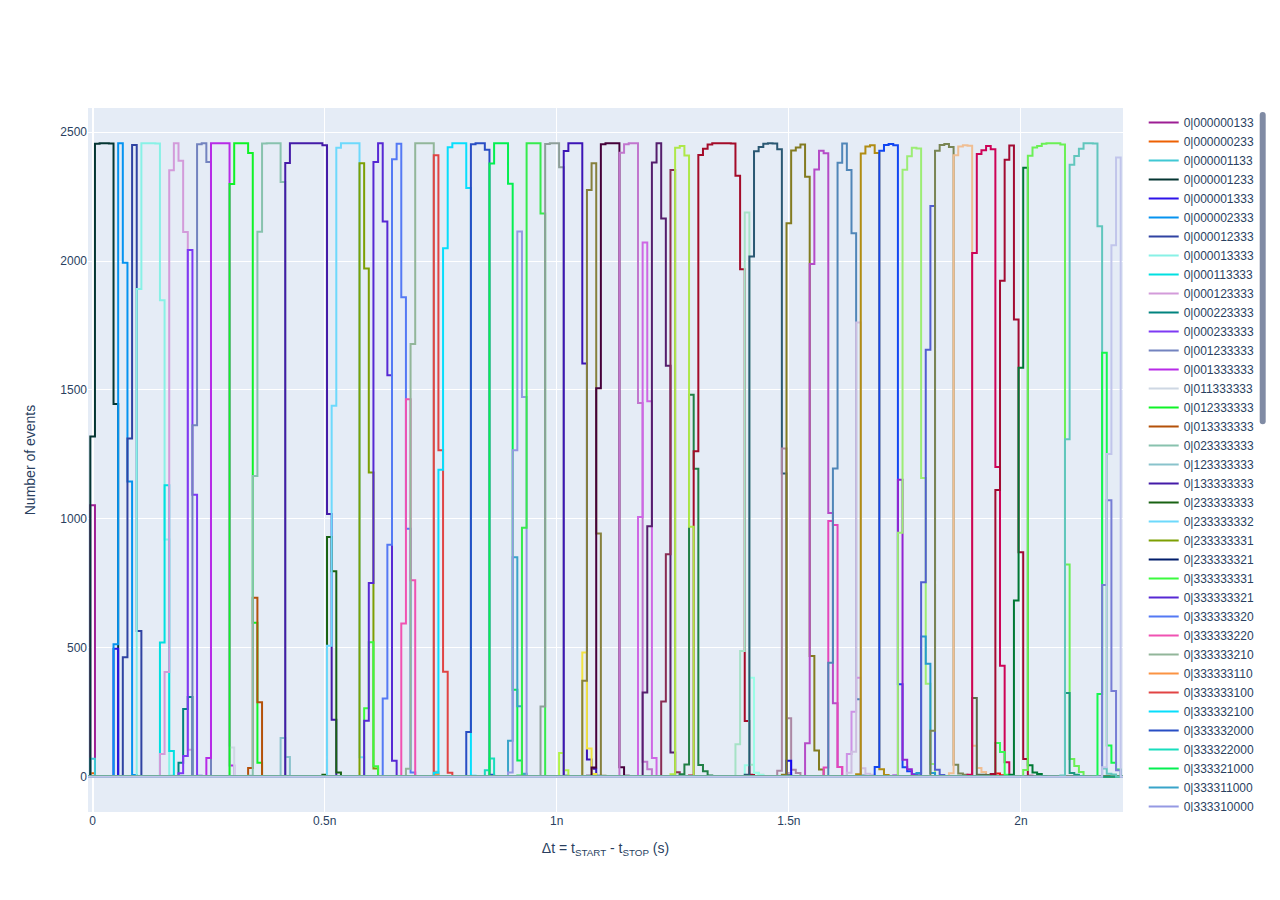
<file: media/processed_by_script_plot_sequences_distributions_FOR_TIPP/Time distribution of sequences with 4 levels of discretization.html>
<html>
<head><meta charset="utf-8" /></head>
<body>
    <div>
        
                <script type="text/javascript">window.PlotlyConfig = {MathJaxConfig: 'local'};</script>
        <script src="https://cdn.plot.ly/plotly-latest.min.js"></script>    
            <div id="d683a9f0-efae-45ec-8a6f-751365d320fc" class="plotly-graph-div" style="height:100%; width:100%;"></div>
            <script type="text/javascript">
                
                    window.PLOTLYENV=window.PLOTLYENV || {};
                    
                if (document.getElementById("d683a9f0-efae-45ec-8a6f-751365d320fc")) {
                    Plotly.newPlot(
                        'd683a9f0-efae-45ec-8a6f-751365d320fc',
                        [{"line": {"shape": "hvh"}, "marker": {"color": "#9d1e94"}, "mode": "lines", "name": "0|000000133", "showlegend": true, "type": "scatter", "x": [-1e-11, 8.077935669463161e-28, 1.0000000000000001e-11, 2.0000000000000002e-11, 3e-11, 4e-11, 4.9999999999999995e-11, 6e-11, 6.999999999999999e-11, 8e-11, 9e-11, 9.999999999999999e-11, 1.1e-10, 1.2e-10, 1.3e-10, 1.3999999999999998e-10, 1.5e-10, 1.6e-10, 1.6999999999999998e-10, 1.8e-10, 1.9e-10, 1.9999999999999998e-10, 2.1e-10, 2.2e-10, 2.2999999999999998e-10, 2.4e-10, 2.4999999999999996e-10, 2.6e-10, 2.7e-10, 2.7999999999999996e-10, 2.9e-10, 3e-10, 3.0999999999999996e-10, 3.2e-10, 3.3e-10, 3.3999999999999996e-10, 3.5e-10, 3.6e-10, 3.6999999999999996e-10, 3.8e-10, 3.9e-10, 3.9999999999999996e-10, 4.1e-10, 4.2e-10, 4.2999999999999996e-10, 4.4e-10, 4.5e-10, 4.5999999999999996e-10, 4.699999999999999e-10, 4.8e-10, 4.9e-10, 4.999999999999999e-10, 5.1e-10, 5.2e-10, 5.299999999999999e-10, 5.4e-10, 5.5e-10, 5.599999999999999e-10, 5.7e-10, 5.8e-10, 5.899999999999999e-10, 6e-10, 6.1e-10, 6.199999999999999e-10, 6.3e-10, 6.4e-10, 6.499999999999999e-10, 6.6e-10, 6.7e-10, 6.799999999999999e-10, 6.9e-10, 7e-10, 7.099999999999999e-10, 7.2e-10, 7.3e-10, 7.399999999999999e-10, 7.5e-10, 7.6e-10, 7.699999999999999e-10, 7.8e-10, 7.9e-10, 7.999999999999999e-10, 8.1e-10, 8.2e-10, 8.299999999999999e-10, 8.4e-10, 8.5e-10, 8.599999999999999e-10, 8.7e-10, 8.8e-10, 8.899999999999999e-10, 9e-10, 9.1e-10, 9.199999999999999e-10, 9.3e-10, 9.399999999999999e-10, 9.5e-10, 9.6e-10, 9.7e-10, 9.8e-10, 9.899999999999999e-10, 9.999999999999999e-10, 1.01e-09, 1.02e-09, 1.03e-09, 1.04e-09, 1.0499999999999999e-09, 1.0599999999999999e-09, 1.07e-09, 1.08e-09, 1.09e-09, 1.1e-09, 1.1099999999999999e-09, 1.1199999999999999e-09, 1.13e-09, 1.14e-09, 1.15e-09, 1.16e-09, 1.1699999999999999e-09, 1.1799999999999999e-09, 1.19e-09, 1.2e-09, 1.21e-09, 1.22e-09, 1.2299999999999999e-09, 1.2399999999999999e-09, 1.25e-09, 1.26e-09, 1.27e-09, 1.28e-09, 1.2899999999999999e-09, 1.2999999999999999e-09, 1.3099999999999998e-09, 1.32e-09, 1.33e-09, 1.34e-09, 1.3499999999999999e-09, 1.3599999999999999e-09, 1.3699999999999998e-09, 1.38e-09, 1.39e-09, 1.4e-09, 1.4099999999999999e-09, 1.4199999999999999e-09, 1.4299999999999998e-09, 1.44e-09, 1.45e-09, 1.46e-09, 1.4699999999999999e-09, 1.4799999999999999e-09, 1.4899999999999998e-09, 1.5e-09, 1.51e-09, 1.52e-09, 1.5299999999999999e-09, 1.5399999999999999e-09, 1.5499999999999998e-09, 1.56e-09, 1.57e-09, 1.58e-09, 1.5899999999999999e-09, 1.5999999999999999e-09, 1.6099999999999998e-09, 1.62e-09, 1.63e-09, 1.64e-09, 1.6499999999999999e-09, 1.6599999999999999e-09, 1.6699999999999998e-09, 1.68e-09, 1.69e-09, 1.7e-09, 1.7099999999999999e-09, 1.7199999999999999e-09, 1.7299999999999998e-09, 1.74e-09, 1.75e-09, 1.76e-09, 1.7699999999999999e-09, 1.7799999999999999e-09, 1.7899999999999998e-09, 1.8e-09, 1.81e-09, 1.82e-09, 1.8299999999999999e-09, 1.8399999999999998e-09, 1.8499999999999998e-09, 1.86e-09, 1.87e-09, 1.8799999999999997e-09, 1.89e-09, 1.9e-09, 1.91e-09, 1.92e-09, 1.9299999999999997e-09, 1.94e-09, 1.9499999999999997e-09, 1.96e-09, 1.97e-09, 1.9799999999999998e-09, 1.99e-09, 1.9999999999999997e-09, 2.01e-09, 2.02e-09, 2.03e-09, 2.04e-09, 2.0499999999999997e-09, 2.06e-09, 2.0699999999999997e-09, 2.08e-09, 2.09e-09, 2.0999999999999998e-09, 2.11e-09, 2.1199999999999997e-09, 2.13e-09, 2.14e-09, 2.15e-09, 2.16e-09, 2.1699999999999997e-09, 2.18e-09, 2.1899999999999997e-09, 2.2e-09, 2.21e-09, 2.2199999999999998e-09, 2.2299999999999995e-09], "y": [0, 1053, 0, 0, 0, 0, 0, 0, 0, 0, 0, 0, 0, 0, 0, 0, 0, 0, 0, 0, 0, 0, 0, 0, 0, 0, 0, 0, 0, 0, 0, 0, 0, 0, 0, 0, 0, 0, 0, 0, 0, 0, 0, 0, 0, 0, 0, 0, 0, 0, 0, 0, 0, 0, 0, 0, 0, 0, 0, 0, 0, 0, 0, 0, 0, 0, 0, 0, 0, 0, 0, 0, 0, 0, 0, 0, 0, 0, 0, 0, 0, 0, 0, 0, 0, 0, 0, 0, 0, 0, 0, 0, 0, 0, 0, 0, 0, 0, 0, 0, 0, 0, 0, 0, 0, 0, 0, 0, 0, 0, 0, 0, 0, 0, 0, 0, 0, 0, 0, 0, 0, 0, 0, 0, 0, 0, 0, 0, 0, 0, 0, 0, 0, 0, 0, 0, 0, 0, 0, 0, 0, 0, 0, 0, 0, 0, 0, 0, 0, 0, 0, 0, 0, 0, 0, 0, 0, 0, 0, 0, 0, 0, 0, 0, 0, 0, 0, 0, 0, 0, 0, 0, 0, 0, 0, 0, 0, 0, 0, 0, 0, 0, 0, 0, 0, 0, 0, 0, 0, 0, 0, 0, 0, 0, 0, 0, 0, 0, 0, 0, 0, 0, 0, 0, 0, 0, 0, 0, 0, 0, 0, 0, 0, 0, 0, 0, 0, 0, 0, 0, 0, 0, 0, 0]}, {"line": {"shape": "hvh"}, "marker": {"color": "#ed6003"}, "mode": "lines", "name": "0|000000233", "showlegend": true, "type": "scatter", "x": [-1e-11, 8.077935669463161e-28, 1.0000000000000001e-11, 2.0000000000000002e-11, 3e-11, 4e-11, 4.9999999999999995e-11, 6e-11, 6.999999999999999e-11, 8e-11, 9e-11, 9.999999999999999e-11, 1.1e-10, 1.2e-10, 1.3e-10, 1.3999999999999998e-10, 1.5e-10, 1.6e-10, 1.6999999999999998e-10, 1.8e-10, 1.9e-10, 1.9999999999999998e-10, 2.1e-10, 2.2e-10, 2.2999999999999998e-10, 2.4e-10, 2.4999999999999996e-10, 2.6e-10, 2.7e-10, 2.7999999999999996e-10, 2.9e-10, 3e-10, 3.0999999999999996e-10, 3.2e-10, 3.3e-10, 3.3999999999999996e-10, 3.5e-10, 3.6e-10, 3.6999999999999996e-10, 3.8e-10, 3.9e-10, 3.9999999999999996e-10, 4.1e-10, 4.2e-10, 4.2999999999999996e-10, 4.4e-10, 4.5e-10, 4.5999999999999996e-10, 4.699999999999999e-10, 4.8e-10, 4.9e-10, 4.999999999999999e-10, 5.1e-10, 5.2e-10, 5.299999999999999e-10, 5.4e-10, 5.5e-10, 5.599999999999999e-10, 5.7e-10, 5.8e-10, 5.899999999999999e-10, 6e-10, 6.1e-10, 6.199999999999999e-10, 6.3e-10, 6.4e-10, 6.499999999999999e-10, 6.6e-10, 6.7e-10, 6.799999999999999e-10, 6.9e-10, 7e-10, 7.099999999999999e-10, 7.2e-10, 7.3e-10, 7.399999999999999e-10, 7.5e-10, 7.6e-10, 7.699999999999999e-10, 7.8e-10, 7.9e-10, 7.999999999999999e-10, 8.1e-10, 8.2e-10, 8.299999999999999e-10, 8.4e-10, 8.5e-10, 8.599999999999999e-10, 8.7e-10, 8.8e-10, 8.899999999999999e-10, 9e-10, 9.1e-10, 9.199999999999999e-10, 9.3e-10, 9.399999999999999e-10, 9.5e-10, 9.6e-10, 9.7e-10, 9.8e-10, 9.899999999999999e-10, 9.999999999999999e-10, 1.01e-09, 1.02e-09, 1.03e-09, 1.04e-09, 1.0499999999999999e-09, 1.0599999999999999e-09, 1.07e-09, 1.08e-09, 1.09e-09, 1.1e-09, 1.1099999999999999e-09, 1.1199999999999999e-09, 1.13e-09, 1.14e-09, 1.15e-09, 1.16e-09, 1.1699999999999999e-09, 1.1799999999999999e-09, 1.19e-09, 1.2e-09, 1.21e-09, 1.22e-09, 1.2299999999999999e-09, 1.2399999999999999e-09, 1.25e-09, 1.26e-09, 1.27e-09, 1.28e-09, 1.2899999999999999e-09, 1.2999999999999999e-09, 1.3099999999999998e-09, 1.32e-09, 1.33e-09, 1.34e-09, 1.3499999999999999e-09, 1.3599999999999999e-09, 1.3699999999999998e-09, 1.38e-09, 1.39e-09, 1.4e-09, 1.4099999999999999e-09, 1.4199999999999999e-09, 1.4299999999999998e-09, 1.44e-09, 1.45e-09, 1.46e-09, 1.4699999999999999e-09, 1.4799999999999999e-09, 1.4899999999999998e-09, 1.5e-09, 1.51e-09, 1.52e-09, 1.5299999999999999e-09, 1.5399999999999999e-09, 1.5499999999999998e-09, 1.56e-09, 1.57e-09, 1.58e-09, 1.5899999999999999e-09, 1.5999999999999999e-09, 1.6099999999999998e-09, 1.62e-09, 1.63e-09, 1.64e-09, 1.6499999999999999e-09, 1.6599999999999999e-09, 1.6699999999999998e-09, 1.68e-09, 1.69e-09, 1.7e-09, 1.7099999999999999e-09, 1.7199999999999999e-09, 1.7299999999999998e-09, 1.74e-09, 1.75e-09, 1.76e-09, 1.7699999999999999e-09, 1.7799999999999999e-09, 1.7899999999999998e-09, 1.8e-09, 1.81e-09, 1.82e-09, 1.8299999999999999e-09, 1.8399999999999998e-09, 1.8499999999999998e-09, 1.86e-09, 1.87e-09, 1.8799999999999997e-09, 1.89e-09, 1.9e-09, 1.91e-09, 1.92e-09, 1.9299999999999997e-09, 1.94e-09, 1.9499999999999997e-09, 1.96e-09, 1.97e-09, 1.9799999999999998e-09, 1.99e-09, 1.9999999999999997e-09, 2.01e-09, 2.02e-09, 2.03e-09, 2.04e-09, 2.0499999999999997e-09, 2.06e-09, 2.0699999999999997e-09, 2.08e-09, 2.09e-09, 2.0999999999999998e-09, 2.11e-09, 2.1199999999999997e-09, 2.13e-09, 2.14e-09, 2.15e-09, 2.16e-09, 2.1699999999999997e-09, 2.18e-09, 2.1899999999999997e-09, 2.2e-09, 2.21e-09, 2.2199999999999998e-09, 2.2299999999999995e-09], "y": [0, 14, 0, 0, 0, 0, 0, 0, 0, 0, 0, 0, 0, 0, 0, 0, 0, 0, 0, 0, 0, 0, 0, 0, 0, 0, 0, 0, 0, 0, 0, 0, 0, 0, 0, 0, 0, 0, 0, 0, 0, 0, 0, 0, 0, 0, 0, 0, 0, 0, 0, 0, 0, 0, 0, 0, 0, 0, 0, 0, 0, 0, 0, 0, 0, 0, 0, 0, 0, 0, 0, 0, 0, 0, 0, 0, 0, 0, 0, 0, 0, 0, 0, 0, 0, 0, 0, 0, 0, 0, 0, 0, 0, 0, 0, 0, 0, 0, 0, 0, 0, 0, 0, 0, 0, 0, 0, 0, 0, 0, 0, 0, 0, 0, 0, 0, 0, 0, 0, 0, 0, 0, 0, 0, 0, 0, 0, 0, 0, 0, 0, 0, 0, 0, 0, 0, 0, 0, 0, 0, 0, 0, 0, 0, 0, 0, 0, 0, 0, 0, 0, 0, 0, 0, 0, 0, 0, 0, 0, 0, 0, 0, 0, 0, 0, 0, 0, 0, 0, 0, 0, 0, 0, 0, 0, 0, 0, 0, 0, 0, 0, 0, 0, 0, 0, 0, 0, 0, 0, 0, 0, 0, 0, 0, 0, 0, 0, 0, 0, 0, 0, 0, 0, 0, 0, 0, 0, 0, 0, 0, 0, 0, 0, 0, 0, 0, 0, 0, 0, 0, 0, 0, 0, 0]}, {"line": {"shape": "hvh"}, "marker": {"color": "#40c8d4"}, "mode": "lines", "name": "0|000001133", "showlegend": true, "type": "scatter", "x": [-1e-11, 8.077935669463161e-28, 1.0000000000000001e-11, 2.0000000000000002e-11, 3e-11, 4e-11, 4.9999999999999995e-11, 6e-11, 6.999999999999999e-11, 8e-11, 9e-11, 9.999999999999999e-11, 1.1e-10, 1.2e-10, 1.3e-10, 1.3999999999999998e-10, 1.5e-10, 1.6e-10, 1.6999999999999998e-10, 1.8e-10, 1.9e-10, 1.9999999999999998e-10, 2.1e-10, 2.2e-10, 2.2999999999999998e-10, 2.4e-10, 2.4999999999999996e-10, 2.6e-10, 2.7e-10, 2.7999999999999996e-10, 2.9e-10, 3e-10, 3.0999999999999996e-10, 3.2e-10, 3.3e-10, 3.3999999999999996e-10, 3.5e-10, 3.6e-10, 3.6999999999999996e-10, 3.8e-10, 3.9e-10, 3.9999999999999996e-10, 4.1e-10, 4.2e-10, 4.2999999999999996e-10, 4.4e-10, 4.5e-10, 4.5999999999999996e-10, 4.699999999999999e-10, 4.8e-10, 4.9e-10, 4.999999999999999e-10, 5.1e-10, 5.2e-10, 5.299999999999999e-10, 5.4e-10, 5.5e-10, 5.599999999999999e-10, 5.7e-10, 5.8e-10, 5.899999999999999e-10, 6e-10, 6.1e-10, 6.199999999999999e-10, 6.3e-10, 6.4e-10, 6.499999999999999e-10, 6.6e-10, 6.7e-10, 6.799999999999999e-10, 6.9e-10, 7e-10, 7.099999999999999e-10, 7.2e-10, 7.3e-10, 7.399999999999999e-10, 7.5e-10, 7.6e-10, 7.699999999999999e-10, 7.8e-10, 7.9e-10, 7.999999999999999e-10, 8.1e-10, 8.2e-10, 8.299999999999999e-10, 8.4e-10, 8.5e-10, 8.599999999999999e-10, 8.7e-10, 8.8e-10, 8.899999999999999e-10, 9e-10, 9.1e-10, 9.199999999999999e-10, 9.3e-10, 9.399999999999999e-10, 9.5e-10, 9.6e-10, 9.7e-10, 9.8e-10, 9.899999999999999e-10, 9.999999999999999e-10, 1.01e-09, 1.02e-09, 1.03e-09, 1.04e-09, 1.0499999999999999e-09, 1.0599999999999999e-09, 1.07e-09, 1.08e-09, 1.09e-09, 1.1e-09, 1.1099999999999999e-09, 1.1199999999999999e-09, 1.13e-09, 1.14e-09, 1.15e-09, 1.16e-09, 1.1699999999999999e-09, 1.1799999999999999e-09, 1.19e-09, 1.2e-09, 1.21e-09, 1.22e-09, 1.2299999999999999e-09, 1.2399999999999999e-09, 1.25e-09, 1.26e-09, 1.27e-09, 1.28e-09, 1.2899999999999999e-09, 1.2999999999999999e-09, 1.3099999999999998e-09, 1.32e-09, 1.33e-09, 1.34e-09, 1.3499999999999999e-09, 1.3599999999999999e-09, 1.3699999999999998e-09, 1.38e-09, 1.39e-09, 1.4e-09, 1.4099999999999999e-09, 1.4199999999999999e-09, 1.4299999999999998e-09, 1.44e-09, 1.45e-09, 1.46e-09, 1.4699999999999999e-09, 1.4799999999999999e-09, 1.4899999999999998e-09, 1.5e-09, 1.51e-09, 1.52e-09, 1.5299999999999999e-09, 1.5399999999999999e-09, 1.5499999999999998e-09, 1.56e-09, 1.57e-09, 1.58e-09, 1.5899999999999999e-09, 1.5999999999999999e-09, 1.6099999999999998e-09, 1.62e-09, 1.63e-09, 1.64e-09, 1.6499999999999999e-09, 1.6599999999999999e-09, 1.6699999999999998e-09, 1.68e-09, 1.69e-09, 1.7e-09, 1.7099999999999999e-09, 1.7199999999999999e-09, 1.7299999999999998e-09, 1.74e-09, 1.75e-09, 1.76e-09, 1.7699999999999999e-09, 1.7799999999999999e-09, 1.7899999999999998e-09, 1.8e-09, 1.81e-09, 1.82e-09, 1.8299999999999999e-09, 1.8399999999999998e-09, 1.8499999999999998e-09, 1.86e-09, 1.87e-09, 1.8799999999999997e-09, 1.89e-09, 1.9e-09, 1.91e-09, 1.92e-09, 1.9299999999999997e-09, 1.94e-09, 1.9499999999999997e-09, 1.96e-09, 1.97e-09, 1.9799999999999998e-09, 1.99e-09, 1.9999999999999997e-09, 2.01e-09, 2.02e-09, 2.03e-09, 2.04e-09, 2.0499999999999997e-09, 2.06e-09, 2.0699999999999997e-09, 2.08e-09, 2.09e-09, 2.0999999999999998e-09, 2.11e-09, 2.1199999999999997e-09, 2.13e-09, 2.14e-09, 2.15e-09, 2.16e-09, 2.1699999999999997e-09, 2.18e-09, 2.1899999999999997e-09, 2.2e-09, 2.21e-09, 2.2199999999999998e-09, 2.2299999999999995e-09], "y": [0, 70, 2, 0, 0, 0, 0, 0, 0, 0, 0, 0, 0, 0, 0, 0, 0, 0, 0, 0, 0, 0, 0, 0, 0, 0, 0, 0, 0, 0, 0, 0, 0, 0, 0, 0, 0, 0, 0, 0, 0, 0, 0, 0, 0, 0, 0, 0, 0, 0, 0, 0, 0, 0, 0, 0, 0, 0, 0, 0, 0, 0, 0, 0, 0, 0, 0, 0, 0, 0, 0, 0, 0, 0, 0, 0, 0, 0, 0, 0, 0, 0, 0, 0, 0, 0, 0, 0, 0, 0, 0, 0, 0, 0, 0, 0, 0, 0, 0, 0, 0, 0, 0, 0, 0, 0, 0, 0, 0, 0, 0, 0, 0, 0, 0, 0, 0, 0, 0, 0, 0, 0, 0, 0, 0, 0, 0, 0, 0, 0, 0, 0, 0, 0, 0, 0, 0, 0, 0, 0, 0, 0, 0, 0, 0, 0, 0, 0, 0, 0, 0, 0, 0, 0, 0, 0, 0, 0, 0, 0, 0, 0, 0, 0, 0, 0, 0, 0, 0, 0, 0, 0, 0, 0, 0, 0, 0, 0, 0, 0, 0, 0, 0, 0, 0, 0, 0, 0, 0, 0, 0, 0, 0, 0, 0, 0, 0, 0, 0, 0, 0, 0, 0, 0, 0, 0, 0, 0, 0, 0, 0, 0, 0, 0, 0, 0, 0, 0, 0, 0, 0, 0, 0, 0]}, {"line": {"shape": "hvh"}, "marker": {"color": "#043532"}, "mode": "lines", "name": "0|000001233", "showlegend": true, "type": "scatter", "x": [-1e-11, 8.077935669463161e-28, 1.0000000000000001e-11, 2.0000000000000002e-11, 3e-11, 4e-11, 4.9999999999999995e-11, 6e-11, 6.999999999999999e-11, 8e-11, 9e-11, 9.999999999999999e-11, 1.1e-10, 1.2e-10, 1.3e-10, 1.3999999999999998e-10, 1.5e-10, 1.6e-10, 1.6999999999999998e-10, 1.8e-10, 1.9e-10, 1.9999999999999998e-10, 2.1e-10, 2.2e-10, 2.2999999999999998e-10, 2.4e-10, 2.4999999999999996e-10, 2.6e-10, 2.7e-10, 2.7999999999999996e-10, 2.9e-10, 3e-10, 3.0999999999999996e-10, 3.2e-10, 3.3e-10, 3.3999999999999996e-10, 3.5e-10, 3.6e-10, 3.6999999999999996e-10, 3.8e-10, 3.9e-10, 3.9999999999999996e-10, 4.1e-10, 4.2e-10, 4.2999999999999996e-10, 4.4e-10, 4.5e-10, 4.5999999999999996e-10, 4.699999999999999e-10, 4.8e-10, 4.9e-10, 4.999999999999999e-10, 5.1e-10, 5.2e-10, 5.299999999999999e-10, 5.4e-10, 5.5e-10, 5.599999999999999e-10, 5.7e-10, 5.8e-10, 5.899999999999999e-10, 6e-10, 6.1e-10, 6.199999999999999e-10, 6.3e-10, 6.4e-10, 6.499999999999999e-10, 6.6e-10, 6.7e-10, 6.799999999999999e-10, 6.9e-10, 7e-10, 7.099999999999999e-10, 7.2e-10, 7.3e-10, 7.399999999999999e-10, 7.5e-10, 7.6e-10, 7.699999999999999e-10, 7.8e-10, 7.9e-10, 7.999999999999999e-10, 8.1e-10, 8.2e-10, 8.299999999999999e-10, 8.4e-10, 8.5e-10, 8.599999999999999e-10, 8.7e-10, 8.8e-10, 8.899999999999999e-10, 9e-10, 9.1e-10, 9.199999999999999e-10, 9.3e-10, 9.399999999999999e-10, 9.5e-10, 9.6e-10, 9.7e-10, 9.8e-10, 9.899999999999999e-10, 9.999999999999999e-10, 1.01e-09, 1.02e-09, 1.03e-09, 1.04e-09, 1.0499999999999999e-09, 1.0599999999999999e-09, 1.07e-09, 1.08e-09, 1.09e-09, 1.1e-09, 1.1099999999999999e-09, 1.1199999999999999e-09, 1.13e-09, 1.14e-09, 1.15e-09, 1.16e-09, 1.1699999999999999e-09, 1.1799999999999999e-09, 1.19e-09, 1.2e-09, 1.21e-09, 1.22e-09, 1.2299999999999999e-09, 1.2399999999999999e-09, 1.25e-09, 1.26e-09, 1.27e-09, 1.28e-09, 1.2899999999999999e-09, 1.2999999999999999e-09, 1.3099999999999998e-09, 1.32e-09, 1.33e-09, 1.34e-09, 1.3499999999999999e-09, 1.3599999999999999e-09, 1.3699999999999998e-09, 1.38e-09, 1.39e-09, 1.4e-09, 1.4099999999999999e-09, 1.4199999999999999e-09, 1.4299999999999998e-09, 1.44e-09, 1.45e-09, 1.46e-09, 1.4699999999999999e-09, 1.4799999999999999e-09, 1.4899999999999998e-09, 1.5e-09, 1.51e-09, 1.52e-09, 1.5299999999999999e-09, 1.5399999999999999e-09, 1.5499999999999998e-09, 1.56e-09, 1.57e-09, 1.58e-09, 1.5899999999999999e-09, 1.5999999999999999e-09, 1.6099999999999998e-09, 1.62e-09, 1.63e-09, 1.64e-09, 1.6499999999999999e-09, 1.6599999999999999e-09, 1.6699999999999998e-09, 1.68e-09, 1.69e-09, 1.7e-09, 1.7099999999999999e-09, 1.7199999999999999e-09, 1.7299999999999998e-09, 1.74e-09, 1.75e-09, 1.76e-09, 1.7699999999999999e-09, 1.7799999999999999e-09, 1.7899999999999998e-09, 1.8e-09, 1.81e-09, 1.82e-09, 1.8299999999999999e-09, 1.8399999999999998e-09, 1.8499999999999998e-09, 1.86e-09, 1.87e-09, 1.8799999999999997e-09, 1.89e-09, 1.9e-09, 1.91e-09, 1.92e-09, 1.9299999999999997e-09, 1.94e-09, 1.9499999999999997e-09, 1.96e-09, 1.97e-09, 1.9799999999999998e-09, 1.99e-09, 1.9999999999999997e-09, 2.01e-09, 2.02e-09, 2.03e-09, 2.04e-09, 2.0499999999999997e-09, 2.06e-09, 2.0699999999999997e-09, 2.08e-09, 2.09e-09, 2.0999999999999998e-09, 2.11e-09, 2.1199999999999997e-09, 2.13e-09, 2.14e-09, 2.15e-09, 2.16e-09, 2.1699999999999997e-09, 2.18e-09, 2.1899999999999997e-09, 2.2e-09, 2.21e-09, 2.2199999999999998e-09, 2.2299999999999995e-09], "y": [0, 1320, 2455, 2457, 2457, 2456, 1446, 0, 0, 0, 0, 0, 0, 0, 0, 0, 0, 0, 0, 0, 0, 0, 0, 0, 0, 0, 0, 0, 0, 0, 0, 0, 0, 0, 0, 0, 0, 0, 0, 0, 0, 0, 0, 0, 0, 0, 0, 0, 0, 0, 0, 0, 0, 0, 0, 0, 0, 0, 0, 0, 0, 0, 0, 0, 0, 0, 0, 0, 0, 0, 0, 0, 0, 0, 0, 0, 0, 0, 0, 0, 0, 0, 0, 0, 0, 0, 0, 0, 0, 0, 0, 0, 0, 0, 0, 0, 0, 0, 0, 0, 0, 0, 0, 0, 0, 0, 0, 0, 0, 0, 0, 0, 0, 0, 0, 0, 0, 0, 0, 0, 0, 0, 0, 0, 0, 0, 0, 0, 0, 0, 0, 0, 0, 0, 0, 0, 0, 0, 0, 0, 0, 0, 0, 0, 0, 0, 0, 0, 0, 0, 0, 0, 0, 0, 0, 0, 0, 0, 0, 0, 0, 0, 0, 0, 0, 0, 0, 0, 0, 0, 0, 0, 0, 0, 0, 0, 0, 0, 0, 0, 0, 0, 0, 0, 0, 0, 0, 0, 0, 0, 0, 0, 0, 0, 0, 0, 0, 0, 0, 0, 0, 0, 0, 0, 0, 0, 0, 0, 0, 0, 0, 0, 0, 0, 0, 0, 0, 0, 0, 0, 0, 0, 0, 0]}, {"line": {"shape": "hvh"}, "marker": {"color": "#2e13e9"}, "mode": "lines", "name": "0|000001333", "showlegend": true, "type": "scatter", "x": [-1e-11, 8.077935669463161e-28, 1.0000000000000001e-11, 2.0000000000000002e-11, 3e-11, 4e-11, 4.9999999999999995e-11, 6e-11, 6.999999999999999e-11, 8e-11, 9e-11, 9.999999999999999e-11, 1.1e-10, 1.2e-10, 1.3e-10, 1.3999999999999998e-10, 1.5e-10, 1.6e-10, 1.6999999999999998e-10, 1.8e-10, 1.9e-10, 1.9999999999999998e-10, 2.1e-10, 2.2e-10, 2.2999999999999998e-10, 2.4e-10, 2.4999999999999996e-10, 2.6e-10, 2.7e-10, 2.7999999999999996e-10, 2.9e-10, 3e-10, 3.0999999999999996e-10, 3.2e-10, 3.3e-10, 3.3999999999999996e-10, 3.5e-10, 3.6e-10, 3.6999999999999996e-10, 3.8e-10, 3.9e-10, 3.9999999999999996e-10, 4.1e-10, 4.2e-10, 4.2999999999999996e-10, 4.4e-10, 4.5e-10, 4.5999999999999996e-10, 4.699999999999999e-10, 4.8e-10, 4.9e-10, 4.999999999999999e-10, 5.1e-10, 5.2e-10, 5.299999999999999e-10, 5.4e-10, 5.5e-10, 5.599999999999999e-10, 5.7e-10, 5.8e-10, 5.899999999999999e-10, 6e-10, 6.1e-10, 6.199999999999999e-10, 6.3e-10, 6.4e-10, 6.499999999999999e-10, 6.6e-10, 6.7e-10, 6.799999999999999e-10, 6.9e-10, 7e-10, 7.099999999999999e-10, 7.2e-10, 7.3e-10, 7.399999999999999e-10, 7.5e-10, 7.6e-10, 7.699999999999999e-10, 7.8e-10, 7.9e-10, 7.999999999999999e-10, 8.1e-10, 8.2e-10, 8.299999999999999e-10, 8.4e-10, 8.5e-10, 8.599999999999999e-10, 8.7e-10, 8.8e-10, 8.899999999999999e-10, 9e-10, 9.1e-10, 9.199999999999999e-10, 9.3e-10, 9.399999999999999e-10, 9.5e-10, 9.6e-10, 9.7e-10, 9.8e-10, 9.899999999999999e-10, 9.999999999999999e-10, 1.01e-09, 1.02e-09, 1.03e-09, 1.04e-09, 1.0499999999999999e-09, 1.0599999999999999e-09, 1.07e-09, 1.08e-09, 1.09e-09, 1.1e-09, 1.1099999999999999e-09, 1.1199999999999999e-09, 1.13e-09, 1.14e-09, 1.15e-09, 1.16e-09, 1.1699999999999999e-09, 1.1799999999999999e-09, 1.19e-09, 1.2e-09, 1.21e-09, 1.22e-09, 1.2299999999999999e-09, 1.2399999999999999e-09, 1.25e-09, 1.26e-09, 1.27e-09, 1.28e-09, 1.2899999999999999e-09, 1.2999999999999999e-09, 1.3099999999999998e-09, 1.32e-09, 1.33e-09, 1.34e-09, 1.3499999999999999e-09, 1.3599999999999999e-09, 1.3699999999999998e-09, 1.38e-09, 1.39e-09, 1.4e-09, 1.4099999999999999e-09, 1.4199999999999999e-09, 1.4299999999999998e-09, 1.44e-09, 1.45e-09, 1.46e-09, 1.4699999999999999e-09, 1.4799999999999999e-09, 1.4899999999999998e-09, 1.5e-09, 1.51e-09, 1.52e-09, 1.5299999999999999e-09, 1.5399999999999999e-09, 1.5499999999999998e-09, 1.56e-09, 1.57e-09, 1.58e-09, 1.5899999999999999e-09, 1.5999999999999999e-09, 1.6099999999999998e-09, 1.62e-09, 1.63e-09, 1.64e-09, 1.6499999999999999e-09, 1.6599999999999999e-09, 1.6699999999999998e-09, 1.68e-09, 1.69e-09, 1.7e-09, 1.7099999999999999e-09, 1.7199999999999999e-09, 1.7299999999999998e-09, 1.74e-09, 1.75e-09, 1.76e-09, 1.7699999999999999e-09, 1.7799999999999999e-09, 1.7899999999999998e-09, 1.8e-09, 1.81e-09, 1.82e-09, 1.8299999999999999e-09, 1.8399999999999998e-09, 1.8499999999999998e-09, 1.86e-09, 1.87e-09, 1.8799999999999997e-09, 1.89e-09, 1.9e-09, 1.91e-09, 1.92e-09, 1.9299999999999997e-09, 1.94e-09, 1.9499999999999997e-09, 1.96e-09, 1.97e-09, 1.9799999999999998e-09, 1.99e-09, 1.9999999999999997e-09, 2.01e-09, 2.02e-09, 2.03e-09, 2.04e-09, 2.0499999999999997e-09, 2.06e-09, 2.0699999999999997e-09, 2.08e-09, 2.09e-09, 2.0999999999999998e-09, 2.11e-09, 2.1199999999999997e-09, 2.13e-09, 2.14e-09, 2.15e-09, 2.16e-09, 2.1699999999999997e-09, 2.18e-09, 2.1899999999999997e-09, 2.2e-09, 2.21e-09, 2.2199999999999998e-09, 2.2299999999999995e-09], "y": [0, 0, 0, 0, 0, 1, 497, 0, 0, 0, 0, 0, 0, 0, 0, 0, 0, 0, 0, 0, 0, 0, 0, 0, 0, 0, 0, 0, 0, 0, 0, 0, 0, 0, 0, 0, 0, 0, 0, 0, 0, 0, 0, 0, 0, 0, 0, 0, 0, 0, 0, 0, 0, 0, 0, 0, 0, 0, 0, 0, 0, 0, 0, 0, 0, 0, 0, 0, 0, 0, 0, 0, 0, 0, 0, 0, 0, 0, 0, 0, 0, 0, 0, 0, 0, 0, 0, 0, 0, 0, 0, 0, 0, 0, 0, 0, 0, 0, 0, 0, 0, 0, 0, 0, 0, 0, 0, 0, 0, 0, 0, 0, 0, 0, 0, 0, 0, 0, 0, 0, 0, 0, 0, 0, 0, 0, 0, 0, 0, 0, 0, 0, 0, 0, 0, 0, 0, 0, 0, 0, 0, 0, 0, 0, 0, 0, 0, 0, 0, 0, 0, 0, 0, 0, 0, 0, 0, 0, 0, 0, 0, 0, 0, 0, 0, 0, 0, 0, 0, 0, 0, 0, 0, 0, 0, 0, 0, 0, 0, 0, 0, 0, 0, 0, 0, 0, 0, 0, 0, 0, 0, 0, 0, 0, 0, 0, 0, 0, 0, 0, 0, 0, 0, 0, 0, 0, 0, 0, 0, 0, 0, 0, 0, 0, 0, 0, 0, 0, 0, 0, 0, 0, 0, 0]}, {"line": {"shape": "hvh"}, "marker": {"color": "#0693f0"}, "mode": "lines", "name": "0|000002333", "showlegend": true, "type": "scatter", "x": [-1e-11, 8.077935669463161e-28, 1.0000000000000001e-11, 2.0000000000000002e-11, 3e-11, 4e-11, 4.9999999999999995e-11, 6e-11, 6.999999999999999e-11, 8e-11, 9e-11, 9.999999999999999e-11, 1.1e-10, 1.2e-10, 1.3e-10, 1.3999999999999998e-10, 1.5e-10, 1.6e-10, 1.6999999999999998e-10, 1.8e-10, 1.9e-10, 1.9999999999999998e-10, 2.1e-10, 2.2e-10, 2.2999999999999998e-10, 2.4e-10, 2.4999999999999996e-10, 2.6e-10, 2.7e-10, 2.7999999999999996e-10, 2.9e-10, 3e-10, 3.0999999999999996e-10, 3.2e-10, 3.3e-10, 3.3999999999999996e-10, 3.5e-10, 3.6e-10, 3.6999999999999996e-10, 3.8e-10, 3.9e-10, 3.9999999999999996e-10, 4.1e-10, 4.2e-10, 4.2999999999999996e-10, 4.4e-10, 4.5e-10, 4.5999999999999996e-10, 4.699999999999999e-10, 4.8e-10, 4.9e-10, 4.999999999999999e-10, 5.1e-10, 5.2e-10, 5.299999999999999e-10, 5.4e-10, 5.5e-10, 5.599999999999999e-10, 5.7e-10, 5.8e-10, 5.899999999999999e-10, 6e-10, 6.1e-10, 6.199999999999999e-10, 6.3e-10, 6.4e-10, 6.499999999999999e-10, 6.6e-10, 6.7e-10, 6.799999999999999e-10, 6.9e-10, 7e-10, 7.099999999999999e-10, 7.2e-10, 7.3e-10, 7.399999999999999e-10, 7.5e-10, 7.6e-10, 7.699999999999999e-10, 7.8e-10, 7.9e-10, 7.999999999999999e-10, 8.1e-10, 8.2e-10, 8.299999999999999e-10, 8.4e-10, 8.5e-10, 8.599999999999999e-10, 8.7e-10, 8.8e-10, 8.899999999999999e-10, 9e-10, 9.1e-10, 9.199999999999999e-10, 9.3e-10, 9.399999999999999e-10, 9.5e-10, 9.6e-10, 9.7e-10, 9.8e-10, 9.899999999999999e-10, 9.999999999999999e-10, 1.01e-09, 1.02e-09, 1.03e-09, 1.04e-09, 1.0499999999999999e-09, 1.0599999999999999e-09, 1.07e-09, 1.08e-09, 1.09e-09, 1.1e-09, 1.1099999999999999e-09, 1.1199999999999999e-09, 1.13e-09, 1.14e-09, 1.15e-09, 1.16e-09, 1.1699999999999999e-09, 1.1799999999999999e-09, 1.19e-09, 1.2e-09, 1.21e-09, 1.22e-09, 1.2299999999999999e-09, 1.2399999999999999e-09, 1.25e-09, 1.26e-09, 1.27e-09, 1.28e-09, 1.2899999999999999e-09, 1.2999999999999999e-09, 1.3099999999999998e-09, 1.32e-09, 1.33e-09, 1.34e-09, 1.3499999999999999e-09, 1.3599999999999999e-09, 1.3699999999999998e-09, 1.38e-09, 1.39e-09, 1.4e-09, 1.4099999999999999e-09, 1.4199999999999999e-09, 1.4299999999999998e-09, 1.44e-09, 1.45e-09, 1.46e-09, 1.4699999999999999e-09, 1.4799999999999999e-09, 1.4899999999999998e-09, 1.5e-09, 1.51e-09, 1.52e-09, 1.5299999999999999e-09, 1.5399999999999999e-09, 1.5499999999999998e-09, 1.56e-09, 1.57e-09, 1.58e-09, 1.5899999999999999e-09, 1.5999999999999999e-09, 1.6099999999999998e-09, 1.62e-09, 1.63e-09, 1.64e-09, 1.6499999999999999e-09, 1.6599999999999999e-09, 1.6699999999999998e-09, 1.68e-09, 1.69e-09, 1.7e-09, 1.7099999999999999e-09, 1.7199999999999999e-09, 1.7299999999999998e-09, 1.74e-09, 1.75e-09, 1.76e-09, 1.7699999999999999e-09, 1.7799999999999999e-09, 1.7899999999999998e-09, 1.8e-09, 1.81e-09, 1.82e-09, 1.8299999999999999e-09, 1.8399999999999998e-09, 1.8499999999999998e-09, 1.86e-09, 1.87e-09, 1.8799999999999997e-09, 1.89e-09, 1.9e-09, 1.91e-09, 1.92e-09, 1.9299999999999997e-09, 1.94e-09, 1.9499999999999997e-09, 1.96e-09, 1.97e-09, 1.9799999999999998e-09, 1.99e-09, 1.9999999999999997e-09, 2.01e-09, 2.02e-09, 2.03e-09, 2.04e-09, 2.0499999999999997e-09, 2.06e-09, 2.0699999999999997e-09, 2.08e-09, 2.09e-09, 2.0999999999999998e-09, 2.11e-09, 2.1199999999999997e-09, 2.13e-09, 2.14e-09, 2.15e-09, 2.16e-09, 2.1699999999999997e-09, 2.18e-09, 2.1899999999999997e-09, 2.2e-09, 2.21e-09, 2.2199999999999998e-09, 2.2299999999999995e-09], "y": [0, 0, 0, 0, 0, 0, 514, 2457, 1993, 1145, 7, 0, 0, 0, 0, 0, 0, 0, 0, 0, 0, 0, 0, 0, 0, 0, 0, 0, 0, 0, 0, 0, 0, 0, 0, 0, 0, 0, 0, 0, 0, 0, 0, 0, 0, 0, 0, 0, 0, 0, 0, 0, 0, 0, 0, 0, 0, 0, 0, 0, 0, 0, 0, 0, 0, 0, 0, 0, 0, 0, 0, 0, 0, 0, 0, 0, 0, 0, 0, 0, 0, 0, 0, 0, 0, 0, 0, 0, 0, 0, 0, 0, 0, 0, 0, 0, 0, 0, 0, 0, 0, 0, 0, 0, 0, 0, 0, 0, 0, 0, 0, 0, 0, 0, 0, 0, 0, 0, 0, 0, 0, 0, 0, 0, 0, 0, 0, 0, 0, 0, 0, 0, 0, 0, 0, 0, 0, 0, 0, 0, 0, 0, 0, 0, 0, 0, 0, 0, 0, 0, 0, 0, 0, 0, 0, 0, 0, 0, 0, 0, 0, 0, 0, 0, 0, 0, 0, 0, 0, 0, 0, 0, 0, 0, 0, 0, 0, 0, 0, 0, 0, 0, 0, 0, 0, 0, 0, 0, 0, 0, 0, 0, 0, 0, 0, 0, 0, 0, 0, 0, 0, 0, 0, 0, 0, 0, 0, 0, 0, 0, 0, 0, 0, 0, 0, 0, 0, 0, 0, 0, 0, 0, 0, 0]}, {"line": {"shape": "hvh"}, "marker": {"color": "#3043a2"}, "mode": "lines", "name": "0|000012333", "showlegend": true, "type": "scatter", "x": [-1e-11, 8.077935669463161e-28, 1.0000000000000001e-11, 2.0000000000000002e-11, 3e-11, 4e-11, 4.9999999999999995e-11, 6e-11, 6.999999999999999e-11, 8e-11, 9e-11, 9.999999999999999e-11, 1.1e-10, 1.2e-10, 1.3e-10, 1.3999999999999998e-10, 1.5e-10, 1.6e-10, 1.6999999999999998e-10, 1.8e-10, 1.9e-10, 1.9999999999999998e-10, 2.1e-10, 2.2e-10, 2.2999999999999998e-10, 2.4e-10, 2.4999999999999996e-10, 2.6e-10, 2.7e-10, 2.7999999999999996e-10, 2.9e-10, 3e-10, 3.0999999999999996e-10, 3.2e-10, 3.3e-10, 3.3999999999999996e-10, 3.5e-10, 3.6e-10, 3.6999999999999996e-10, 3.8e-10, 3.9e-10, 3.9999999999999996e-10, 4.1e-10, 4.2e-10, 4.2999999999999996e-10, 4.4e-10, 4.5e-10, 4.5999999999999996e-10, 4.699999999999999e-10, 4.8e-10, 4.9e-10, 4.999999999999999e-10, 5.1e-10, 5.2e-10, 5.299999999999999e-10, 5.4e-10, 5.5e-10, 5.599999999999999e-10, 5.7e-10, 5.8e-10, 5.899999999999999e-10, 6e-10, 6.1e-10, 6.199999999999999e-10, 6.3e-10, 6.4e-10, 6.499999999999999e-10, 6.6e-10, 6.7e-10, 6.799999999999999e-10, 6.9e-10, 7e-10, 7.099999999999999e-10, 7.2e-10, 7.3e-10, 7.399999999999999e-10, 7.5e-10, 7.6e-10, 7.699999999999999e-10, 7.8e-10, 7.9e-10, 7.999999999999999e-10, 8.1e-10, 8.2e-10, 8.299999999999999e-10, 8.4e-10, 8.5e-10, 8.599999999999999e-10, 8.7e-10, 8.8e-10, 8.899999999999999e-10, 9e-10, 9.1e-10, 9.199999999999999e-10, 9.3e-10, 9.399999999999999e-10, 9.5e-10, 9.6e-10, 9.7e-10, 9.8e-10, 9.899999999999999e-10, 9.999999999999999e-10, 1.01e-09, 1.02e-09, 1.03e-09, 1.04e-09, 1.0499999999999999e-09, 1.0599999999999999e-09, 1.07e-09, 1.08e-09, 1.09e-09, 1.1e-09, 1.1099999999999999e-09, 1.1199999999999999e-09, 1.13e-09, 1.14e-09, 1.15e-09, 1.16e-09, 1.1699999999999999e-09, 1.1799999999999999e-09, 1.19e-09, 1.2e-09, 1.21e-09, 1.22e-09, 1.2299999999999999e-09, 1.2399999999999999e-09, 1.25e-09, 1.26e-09, 1.27e-09, 1.28e-09, 1.2899999999999999e-09, 1.2999999999999999e-09, 1.3099999999999998e-09, 1.32e-09, 1.33e-09, 1.34e-09, 1.3499999999999999e-09, 1.3599999999999999e-09, 1.3699999999999998e-09, 1.38e-09, 1.39e-09, 1.4e-09, 1.4099999999999999e-09, 1.4199999999999999e-09, 1.4299999999999998e-09, 1.44e-09, 1.45e-09, 1.46e-09, 1.4699999999999999e-09, 1.4799999999999999e-09, 1.4899999999999998e-09, 1.5e-09, 1.51e-09, 1.52e-09, 1.5299999999999999e-09, 1.5399999999999999e-09, 1.5499999999999998e-09, 1.56e-09, 1.57e-09, 1.58e-09, 1.5899999999999999e-09, 1.5999999999999999e-09, 1.6099999999999998e-09, 1.62e-09, 1.63e-09, 1.64e-09, 1.6499999999999999e-09, 1.6599999999999999e-09, 1.6699999999999998e-09, 1.68e-09, 1.69e-09, 1.7e-09, 1.7099999999999999e-09, 1.7199999999999999e-09, 1.7299999999999998e-09, 1.74e-09, 1.75e-09, 1.76e-09, 1.7699999999999999e-09, 1.7799999999999999e-09, 1.7899999999999998e-09, 1.8e-09, 1.81e-09, 1.82e-09, 1.8299999999999999e-09, 1.8399999999999998e-09, 1.8499999999999998e-09, 1.86e-09, 1.87e-09, 1.8799999999999997e-09, 1.89e-09, 1.9e-09, 1.91e-09, 1.92e-09, 1.9299999999999997e-09, 1.94e-09, 1.9499999999999997e-09, 1.96e-09, 1.97e-09, 1.9799999999999998e-09, 1.99e-09, 1.9999999999999997e-09, 2.01e-09, 2.02e-09, 2.03e-09, 2.04e-09, 2.0499999999999997e-09, 2.06e-09, 2.0699999999999997e-09, 2.08e-09, 2.09e-09, 2.0999999999999998e-09, 2.11e-09, 2.1199999999999997e-09, 2.13e-09, 2.14e-09, 2.15e-09, 2.16e-09, 2.1699999999999997e-09, 2.18e-09, 2.1899999999999997e-09, 2.2e-09, 2.21e-09, 2.2199999999999998e-09, 2.2299999999999995e-09], "y": [0, 0, 0, 0, 0, 0, 0, 0, 464, 1312, 2450, 565, 0, 0, 0, 0, 0, 0, 0, 0, 0, 0, 0, 0, 0, 0, 0, 0, 0, 0, 0, 0, 0, 0, 0, 0, 0, 0, 0, 0, 0, 0, 0, 0, 0, 0, 0, 0, 0, 0, 0, 0, 0, 0, 0, 0, 0, 0, 0, 0, 0, 0, 0, 0, 0, 0, 0, 0, 0, 0, 0, 0, 0, 0, 0, 0, 0, 0, 0, 0, 0, 0, 0, 0, 0, 0, 0, 0, 0, 0, 0, 0, 0, 0, 0, 0, 0, 0, 0, 0, 0, 0, 0, 0, 0, 0, 0, 0, 0, 0, 0, 0, 0, 0, 0, 0, 0, 0, 0, 0, 0, 0, 0, 0, 0, 0, 0, 0, 0, 0, 0, 0, 0, 0, 0, 0, 0, 0, 0, 0, 0, 0, 0, 0, 0, 0, 0, 0, 0, 0, 0, 0, 0, 0, 0, 0, 0, 0, 0, 0, 0, 0, 0, 0, 0, 0, 0, 0, 0, 0, 0, 0, 0, 0, 0, 0, 0, 0, 0, 0, 0, 0, 0, 0, 0, 0, 0, 0, 0, 0, 0, 0, 0, 0, 0, 0, 0, 0, 0, 0, 0, 0, 0, 0, 0, 0, 0, 0, 0, 0, 0, 0, 0, 0, 0, 0, 0, 0, 0, 0, 0, 0, 0, 0]}, {"line": {"shape": "hvh"}, "marker": {"color": "#88f1e6"}, "mode": "lines", "name": "0|000013333", "showlegend": true, "type": "scatter", "x": [-1e-11, 8.077935669463161e-28, 1.0000000000000001e-11, 2.0000000000000002e-11, 3e-11, 4e-11, 4.9999999999999995e-11, 6e-11, 6.999999999999999e-11, 8e-11, 9e-11, 9.999999999999999e-11, 1.1e-10, 1.2e-10, 1.3e-10, 1.3999999999999998e-10, 1.5e-10, 1.6e-10, 1.6999999999999998e-10, 1.8e-10, 1.9e-10, 1.9999999999999998e-10, 2.1e-10, 2.2e-10, 2.2999999999999998e-10, 2.4e-10, 2.4999999999999996e-10, 2.6e-10, 2.7e-10, 2.7999999999999996e-10, 2.9e-10, 3e-10, 3.0999999999999996e-10, 3.2e-10, 3.3e-10, 3.3999999999999996e-10, 3.5e-10, 3.6e-10, 3.6999999999999996e-10, 3.8e-10, 3.9e-10, 3.9999999999999996e-10, 4.1e-10, 4.2e-10, 4.2999999999999996e-10, 4.4e-10, 4.5e-10, 4.5999999999999996e-10, 4.699999999999999e-10, 4.8e-10, 4.9e-10, 4.999999999999999e-10, 5.1e-10, 5.2e-10, 5.299999999999999e-10, 5.4e-10, 5.5e-10, 5.599999999999999e-10, 5.7e-10, 5.8e-10, 5.899999999999999e-10, 6e-10, 6.1e-10, 6.199999999999999e-10, 6.3e-10, 6.4e-10, 6.499999999999999e-10, 6.6e-10, 6.7e-10, 6.799999999999999e-10, 6.9e-10, 7e-10, 7.099999999999999e-10, 7.2e-10, 7.3e-10, 7.399999999999999e-10, 7.5e-10, 7.6e-10, 7.699999999999999e-10, 7.8e-10, 7.9e-10, 7.999999999999999e-10, 8.1e-10, 8.2e-10, 8.299999999999999e-10, 8.4e-10, 8.5e-10, 8.599999999999999e-10, 8.7e-10, 8.8e-10, 8.899999999999999e-10, 9e-10, 9.1e-10, 9.199999999999999e-10, 9.3e-10, 9.399999999999999e-10, 9.5e-10, 9.6e-10, 9.7e-10, 9.8e-10, 9.899999999999999e-10, 9.999999999999999e-10, 1.01e-09, 1.02e-09, 1.03e-09, 1.04e-09, 1.0499999999999999e-09, 1.0599999999999999e-09, 1.07e-09, 1.08e-09, 1.09e-09, 1.1e-09, 1.1099999999999999e-09, 1.1199999999999999e-09, 1.13e-09, 1.14e-09, 1.15e-09, 1.16e-09, 1.1699999999999999e-09, 1.1799999999999999e-09, 1.19e-09, 1.2e-09, 1.21e-09, 1.22e-09, 1.2299999999999999e-09, 1.2399999999999999e-09, 1.25e-09, 1.26e-09, 1.27e-09, 1.28e-09, 1.2899999999999999e-09, 1.2999999999999999e-09, 1.3099999999999998e-09, 1.32e-09, 1.33e-09, 1.34e-09, 1.3499999999999999e-09, 1.3599999999999999e-09, 1.3699999999999998e-09, 1.38e-09, 1.39e-09, 1.4e-09, 1.4099999999999999e-09, 1.4199999999999999e-09, 1.4299999999999998e-09, 1.44e-09, 1.45e-09, 1.46e-09, 1.4699999999999999e-09, 1.4799999999999999e-09, 1.4899999999999998e-09, 1.5e-09, 1.51e-09, 1.52e-09, 1.5299999999999999e-09, 1.5399999999999999e-09, 1.5499999999999998e-09, 1.56e-09, 1.57e-09, 1.58e-09, 1.5899999999999999e-09, 1.5999999999999999e-09, 1.6099999999999998e-09, 1.62e-09, 1.63e-09, 1.64e-09, 1.6499999999999999e-09, 1.6599999999999999e-09, 1.6699999999999998e-09, 1.68e-09, 1.69e-09, 1.7e-09, 1.7099999999999999e-09, 1.7199999999999999e-09, 1.7299999999999998e-09, 1.74e-09, 1.75e-09, 1.76e-09, 1.7699999999999999e-09, 1.7799999999999999e-09, 1.7899999999999998e-09, 1.8e-09, 1.81e-09, 1.82e-09, 1.8299999999999999e-09, 1.8399999999999998e-09, 1.8499999999999998e-09, 1.86e-09, 1.87e-09, 1.8799999999999997e-09, 1.89e-09, 1.9e-09, 1.91e-09, 1.92e-09, 1.9299999999999997e-09, 1.94e-09, 1.9499999999999997e-09, 1.96e-09, 1.97e-09, 1.9799999999999998e-09, 1.99e-09, 1.9999999999999997e-09, 2.01e-09, 2.02e-09, 2.03e-09, 2.04e-09, 2.0499999999999997e-09, 2.06e-09, 2.0699999999999997e-09, 2.08e-09, 2.09e-09, 2.0999999999999998e-09, 2.11e-09, 2.1199999999999997e-09, 2.13e-09, 2.14e-09, 2.15e-09, 2.16e-09, 2.1699999999999997e-09, 2.18e-09, 2.1899999999999997e-09, 2.2e-09, 2.21e-09, 2.2199999999999998e-09, 2.2299999999999995e-09], "y": [0, 0, 0, 0, 0, 0, 0, 0, 0, 0, 0, 1892, 2457, 2457, 2457, 2456, 1848, 920, 5, 0, 0, 0, 0, 0, 0, 0, 0, 0, 0, 0, 0, 0, 0, 0, 0, 0, 0, 0, 0, 0, 0, 0, 0, 0, 0, 0, 0, 0, 0, 0, 0, 0, 0, 0, 0, 0, 0, 0, 0, 0, 0, 0, 0, 0, 0, 0, 0, 0, 0, 0, 0, 0, 0, 0, 0, 0, 0, 0, 0, 0, 0, 0, 0, 0, 0, 0, 0, 0, 0, 0, 0, 0, 0, 0, 0, 0, 0, 0, 0, 0, 0, 0, 0, 0, 0, 0, 0, 0, 0, 0, 0, 0, 0, 0, 0, 0, 0, 0, 0, 0, 0, 0, 0, 0, 0, 0, 0, 0, 0, 0, 0, 0, 0, 0, 0, 0, 0, 0, 0, 0, 0, 0, 0, 0, 0, 0, 0, 0, 0, 0, 0, 0, 0, 0, 0, 0, 0, 0, 0, 0, 0, 0, 0, 0, 0, 0, 0, 0, 0, 0, 0, 0, 0, 0, 0, 0, 0, 0, 0, 0, 0, 0, 0, 0, 0, 0, 0, 0, 0, 0, 0, 0, 0, 0, 0, 0, 0, 0, 0, 0, 0, 0, 0, 0, 0, 0, 0, 0, 0, 0, 0, 0, 0, 0, 0, 0, 0, 0, 0, 0, 0, 0, 0, 0]}, {"line": {"shape": "hvh"}, "marker": {"color": "#00e0e1"}, "mode": "lines", "name": "0|000113333", "showlegend": true, "type": "scatter", "x": [-1e-11, 8.077935669463161e-28, 1.0000000000000001e-11, 2.0000000000000002e-11, 3e-11, 4e-11, 4.9999999999999995e-11, 6e-11, 6.999999999999999e-11, 8e-11, 9e-11, 9.999999999999999e-11, 1.1e-10, 1.2e-10, 1.3e-10, 1.3999999999999998e-10, 1.5e-10, 1.6e-10, 1.6999999999999998e-10, 1.8e-10, 1.9e-10, 1.9999999999999998e-10, 2.1e-10, 2.2e-10, 2.2999999999999998e-10, 2.4e-10, 2.4999999999999996e-10, 2.6e-10, 2.7e-10, 2.7999999999999996e-10, 2.9e-10, 3e-10, 3.0999999999999996e-10, 3.2e-10, 3.3e-10, 3.3999999999999996e-10, 3.5e-10, 3.6e-10, 3.6999999999999996e-10, 3.8e-10, 3.9e-10, 3.9999999999999996e-10, 4.1e-10, 4.2e-10, 4.2999999999999996e-10, 4.4e-10, 4.5e-10, 4.5999999999999996e-10, 4.699999999999999e-10, 4.8e-10, 4.9e-10, 4.999999999999999e-10, 5.1e-10, 5.2e-10, 5.299999999999999e-10, 5.4e-10, 5.5e-10, 5.599999999999999e-10, 5.7e-10, 5.8e-10, 5.899999999999999e-10, 6e-10, 6.1e-10, 6.199999999999999e-10, 6.3e-10, 6.4e-10, 6.499999999999999e-10, 6.6e-10, 6.7e-10, 6.799999999999999e-10, 6.9e-10, 7e-10, 7.099999999999999e-10, 7.2e-10, 7.3e-10, 7.399999999999999e-10, 7.5e-10, 7.6e-10, 7.699999999999999e-10, 7.8e-10, 7.9e-10, 7.999999999999999e-10, 8.1e-10, 8.2e-10, 8.299999999999999e-10, 8.4e-10, 8.5e-10, 8.599999999999999e-10, 8.7e-10, 8.8e-10, 8.899999999999999e-10, 9e-10, 9.1e-10, 9.199999999999999e-10, 9.3e-10, 9.399999999999999e-10, 9.5e-10, 9.6e-10, 9.7e-10, 9.8e-10, 9.899999999999999e-10, 9.999999999999999e-10, 1.01e-09, 1.02e-09, 1.03e-09, 1.04e-09, 1.0499999999999999e-09, 1.0599999999999999e-09, 1.07e-09, 1.08e-09, 1.09e-09, 1.1e-09, 1.1099999999999999e-09, 1.1199999999999999e-09, 1.13e-09, 1.14e-09, 1.15e-09, 1.16e-09, 1.1699999999999999e-09, 1.1799999999999999e-09, 1.19e-09, 1.2e-09, 1.21e-09, 1.22e-09, 1.2299999999999999e-09, 1.2399999999999999e-09, 1.25e-09, 1.26e-09, 1.27e-09, 1.28e-09, 1.2899999999999999e-09, 1.2999999999999999e-09, 1.3099999999999998e-09, 1.32e-09, 1.33e-09, 1.34e-09, 1.3499999999999999e-09, 1.3599999999999999e-09, 1.3699999999999998e-09, 1.38e-09, 1.39e-09, 1.4e-09, 1.4099999999999999e-09, 1.4199999999999999e-09, 1.4299999999999998e-09, 1.44e-09, 1.45e-09, 1.46e-09, 1.4699999999999999e-09, 1.4799999999999999e-09, 1.4899999999999998e-09, 1.5e-09, 1.51e-09, 1.52e-09, 1.5299999999999999e-09, 1.5399999999999999e-09, 1.5499999999999998e-09, 1.56e-09, 1.57e-09, 1.58e-09, 1.5899999999999999e-09, 1.5999999999999999e-09, 1.6099999999999998e-09, 1.62e-09, 1.63e-09, 1.64e-09, 1.6499999999999999e-09, 1.6599999999999999e-09, 1.6699999999999998e-09, 1.68e-09, 1.69e-09, 1.7e-09, 1.7099999999999999e-09, 1.7199999999999999e-09, 1.7299999999999998e-09, 1.74e-09, 1.75e-09, 1.76e-09, 1.7699999999999999e-09, 1.7799999999999999e-09, 1.7899999999999998e-09, 1.8e-09, 1.81e-09, 1.82e-09, 1.8299999999999999e-09, 1.8399999999999998e-09, 1.8499999999999998e-09, 1.86e-09, 1.87e-09, 1.8799999999999997e-09, 1.89e-09, 1.9e-09, 1.91e-09, 1.92e-09, 1.9299999999999997e-09, 1.94e-09, 1.9499999999999997e-09, 1.96e-09, 1.97e-09, 1.9799999999999998e-09, 1.99e-09, 1.9999999999999997e-09, 2.01e-09, 2.02e-09, 2.03e-09, 2.04e-09, 2.0499999999999997e-09, 2.06e-09, 2.0699999999999997e-09, 2.08e-09, 2.09e-09, 2.0999999999999998e-09, 2.11e-09, 2.1199999999999997e-09, 2.13e-09, 2.14e-09, 2.15e-09, 2.16e-09, 2.1699999999999997e-09, 2.18e-09, 2.1899999999999997e-09, 2.2e-09, 2.21e-09, 2.2199999999999998e-09, 2.2299999999999995e-09], "y": [0, 0, 0, 0, 0, 0, 0, 0, 0, 0, 0, 0, 0, 0, 0, 1, 521, 1131, 100, 0, 0, 0, 0, 0, 0, 0, 0, 0, 0, 0, 0, 0, 0, 0, 0, 0, 0, 0, 0, 0, 0, 0, 0, 0, 0, 0, 0, 0, 0, 0, 0, 0, 0, 0, 0, 0, 0, 0, 0, 0, 0, 0, 0, 0, 0, 0, 0, 0, 0, 0, 0, 0, 0, 0, 0, 0, 0, 0, 0, 0, 0, 0, 0, 0, 0, 0, 0, 0, 0, 0, 0, 0, 0, 0, 0, 0, 0, 0, 0, 0, 0, 0, 0, 0, 0, 0, 0, 0, 0, 0, 0, 0, 0, 0, 0, 0, 0, 0, 0, 0, 0, 0, 0, 0, 0, 0, 0, 0, 0, 0, 0, 0, 0, 0, 0, 0, 0, 0, 0, 0, 0, 0, 0, 0, 0, 0, 0, 0, 0, 0, 0, 0, 0, 0, 0, 0, 0, 0, 0, 0, 0, 0, 0, 0, 0, 0, 0, 0, 0, 0, 0, 0, 0, 0, 0, 0, 0, 0, 0, 0, 0, 0, 0, 0, 0, 0, 0, 0, 0, 0, 0, 0, 0, 0, 0, 0, 0, 0, 0, 0, 0, 0, 0, 0, 0, 0, 0, 0, 0, 0, 0, 0, 0, 0, 0, 0, 0, 0, 0, 0, 0, 0, 0, 0]}, {"line": {"shape": "hvh"}, "marker": {"color": "#d39bda"}, "mode": "lines", "name": "0|000123333", "showlegend": true, "type": "scatter", "x": [-1e-11, 8.077935669463161e-28, 1.0000000000000001e-11, 2.0000000000000002e-11, 3e-11, 4e-11, 4.9999999999999995e-11, 6e-11, 6.999999999999999e-11, 8e-11, 9e-11, 9.999999999999999e-11, 1.1e-10, 1.2e-10, 1.3e-10, 1.3999999999999998e-10, 1.5e-10, 1.6e-10, 1.6999999999999998e-10, 1.8e-10, 1.9e-10, 1.9999999999999998e-10, 2.1e-10, 2.2e-10, 2.2999999999999998e-10, 2.4e-10, 2.4999999999999996e-10, 2.6e-10, 2.7e-10, 2.7999999999999996e-10, 2.9e-10, 3e-10, 3.0999999999999996e-10, 3.2e-10, 3.3e-10, 3.3999999999999996e-10, 3.5e-10, 3.6e-10, 3.6999999999999996e-10, 3.8e-10, 3.9e-10, 3.9999999999999996e-10, 4.1e-10, 4.2e-10, 4.2999999999999996e-10, 4.4e-10, 4.5e-10, 4.5999999999999996e-10, 4.699999999999999e-10, 4.8e-10, 4.9e-10, 4.999999999999999e-10, 5.1e-10, 5.2e-10, 5.299999999999999e-10, 5.4e-10, 5.5e-10, 5.599999999999999e-10, 5.7e-10, 5.8e-10, 5.899999999999999e-10, 6e-10, 6.1e-10, 6.199999999999999e-10, 6.3e-10, 6.4e-10, 6.499999999999999e-10, 6.6e-10, 6.7e-10, 6.799999999999999e-10, 6.9e-10, 7e-10, 7.099999999999999e-10, 7.2e-10, 7.3e-10, 7.399999999999999e-10, 7.5e-10, 7.6e-10, 7.699999999999999e-10, 7.8e-10, 7.9e-10, 7.999999999999999e-10, 8.1e-10, 8.2e-10, 8.299999999999999e-10, 8.4e-10, 8.5e-10, 8.599999999999999e-10, 8.7e-10, 8.8e-10, 8.899999999999999e-10, 9e-10, 9.1e-10, 9.199999999999999e-10, 9.3e-10, 9.399999999999999e-10, 9.5e-10, 9.6e-10, 9.7e-10, 9.8e-10, 9.899999999999999e-10, 9.999999999999999e-10, 1.01e-09, 1.02e-09, 1.03e-09, 1.04e-09, 1.0499999999999999e-09, 1.0599999999999999e-09, 1.07e-09, 1.08e-09, 1.09e-09, 1.1e-09, 1.1099999999999999e-09, 1.1199999999999999e-09, 1.13e-09, 1.14e-09, 1.15e-09, 1.16e-09, 1.1699999999999999e-09, 1.1799999999999999e-09, 1.19e-09, 1.2e-09, 1.21e-09, 1.22e-09, 1.2299999999999999e-09, 1.2399999999999999e-09, 1.25e-09, 1.26e-09, 1.27e-09, 1.28e-09, 1.2899999999999999e-09, 1.2999999999999999e-09, 1.3099999999999998e-09, 1.32e-09, 1.33e-09, 1.34e-09, 1.3499999999999999e-09, 1.3599999999999999e-09, 1.3699999999999998e-09, 1.38e-09, 1.39e-09, 1.4e-09, 1.4099999999999999e-09, 1.4199999999999999e-09, 1.4299999999999998e-09, 1.44e-09, 1.45e-09, 1.46e-09, 1.4699999999999999e-09, 1.4799999999999999e-09, 1.4899999999999998e-09, 1.5e-09, 1.51e-09, 1.52e-09, 1.5299999999999999e-09, 1.5399999999999999e-09, 1.5499999999999998e-09, 1.56e-09, 1.57e-09, 1.58e-09, 1.5899999999999999e-09, 1.5999999999999999e-09, 1.6099999999999998e-09, 1.62e-09, 1.63e-09, 1.64e-09, 1.6499999999999999e-09, 1.6599999999999999e-09, 1.6699999999999998e-09, 1.68e-09, 1.69e-09, 1.7e-09, 1.7099999999999999e-09, 1.7199999999999999e-09, 1.7299999999999998e-09, 1.74e-09, 1.75e-09, 1.76e-09, 1.7699999999999999e-09, 1.7799999999999999e-09, 1.7899999999999998e-09, 1.8e-09, 1.81e-09, 1.82e-09, 1.8299999999999999e-09, 1.8399999999999998e-09, 1.8499999999999998e-09, 1.86e-09, 1.87e-09, 1.8799999999999997e-09, 1.89e-09, 1.9e-09, 1.91e-09, 1.92e-09, 1.9299999999999997e-09, 1.94e-09, 1.9499999999999997e-09, 1.96e-09, 1.97e-09, 1.9799999999999998e-09, 1.99e-09, 1.9999999999999997e-09, 2.01e-09, 2.02e-09, 2.03e-09, 2.04e-09, 2.0499999999999997e-09, 2.06e-09, 2.0699999999999997e-09, 2.08e-09, 2.09e-09, 2.0999999999999998e-09, 2.11e-09, 2.1199999999999997e-09, 2.13e-09, 2.14e-09, 2.15e-09, 2.16e-09, 2.1699999999999997e-09, 2.18e-09, 2.1899999999999997e-09, 2.2e-09, 2.21e-09, 2.2199999999999998e-09, 2.2299999999999995e-09], "y": [0, 0, 0, 0, 0, 0, 0, 0, 0, 0, 0, 0, 0, 0, 0, 0, 88, 406, 2352, 2457, 2389, 2113, 105, 0, 0, 0, 0, 0, 0, 0, 0, 0, 0, 0, 0, 0, 0, 0, 0, 0, 0, 0, 0, 0, 0, 0, 0, 0, 0, 0, 0, 0, 0, 0, 0, 0, 0, 0, 0, 0, 0, 0, 0, 0, 0, 0, 0, 0, 0, 0, 0, 0, 0, 0, 0, 0, 0, 0, 0, 0, 0, 0, 0, 0, 0, 0, 0, 0, 0, 0, 0, 0, 0, 0, 0, 0, 0, 0, 0, 0, 0, 0, 0, 0, 0, 0, 0, 0, 0, 0, 0, 0, 0, 0, 0, 0, 0, 0, 0, 0, 0, 0, 0, 0, 0, 0, 0, 0, 0, 0, 0, 0, 0, 0, 0, 0, 0, 0, 0, 0, 0, 0, 0, 0, 0, 0, 0, 0, 0, 0, 0, 0, 0, 0, 0, 0, 0, 0, 0, 0, 0, 0, 0, 0, 0, 0, 0, 0, 0, 0, 0, 0, 0, 0, 0, 0, 0, 0, 0, 0, 0, 0, 0, 0, 0, 0, 0, 0, 0, 0, 0, 0, 0, 0, 0, 0, 0, 0, 0, 0, 0, 0, 0, 0, 0, 0, 0, 0, 0, 0, 0, 0, 0, 0, 0, 0, 0, 0, 0, 0, 0, 0, 0, 0]}, {"line": {"shape": "hvh"}, "marker": {"color": "#01837f"}, "mode": "lines", "name": "0|000223333", "showlegend": true, "type": "scatter", "x": [-1e-11, 8.077935669463161e-28, 1.0000000000000001e-11, 2.0000000000000002e-11, 3e-11, 4e-11, 4.9999999999999995e-11, 6e-11, 6.999999999999999e-11, 8e-11, 9e-11, 9.999999999999999e-11, 1.1e-10, 1.2e-10, 1.3e-10, 1.3999999999999998e-10, 1.5e-10, 1.6e-10, 1.6999999999999998e-10, 1.8e-10, 1.9e-10, 1.9999999999999998e-10, 2.1e-10, 2.2e-10, 2.2999999999999998e-10, 2.4e-10, 2.4999999999999996e-10, 2.6e-10, 2.7e-10, 2.7999999999999996e-10, 2.9e-10, 3e-10, 3.0999999999999996e-10, 3.2e-10, 3.3e-10, 3.3999999999999996e-10, 3.5e-10, 3.6e-10, 3.6999999999999996e-10, 3.8e-10, 3.9e-10, 3.9999999999999996e-10, 4.1e-10, 4.2e-10, 4.2999999999999996e-10, 4.4e-10, 4.5e-10, 4.5999999999999996e-10, 4.699999999999999e-10, 4.8e-10, 4.9e-10, 4.999999999999999e-10, 5.1e-10, 5.2e-10, 5.299999999999999e-10, 5.4e-10, 5.5e-10, 5.599999999999999e-10, 5.7e-10, 5.8e-10, 5.899999999999999e-10, 6e-10, 6.1e-10, 6.199999999999999e-10, 6.3e-10, 6.4e-10, 6.499999999999999e-10, 6.6e-10, 6.7e-10, 6.799999999999999e-10, 6.9e-10, 7e-10, 7.099999999999999e-10, 7.2e-10, 7.3e-10, 7.399999999999999e-10, 7.5e-10, 7.6e-10, 7.699999999999999e-10, 7.8e-10, 7.9e-10, 7.999999999999999e-10, 8.1e-10, 8.2e-10, 8.299999999999999e-10, 8.4e-10, 8.5e-10, 8.599999999999999e-10, 8.7e-10, 8.8e-10, 8.899999999999999e-10, 9e-10, 9.1e-10, 9.199999999999999e-10, 9.3e-10, 9.399999999999999e-10, 9.5e-10, 9.6e-10, 9.7e-10, 9.8e-10, 9.899999999999999e-10, 9.999999999999999e-10, 1.01e-09, 1.02e-09, 1.03e-09, 1.04e-09, 1.0499999999999999e-09, 1.0599999999999999e-09, 1.07e-09, 1.08e-09, 1.09e-09, 1.1e-09, 1.1099999999999999e-09, 1.1199999999999999e-09, 1.13e-09, 1.14e-09, 1.15e-09, 1.16e-09, 1.1699999999999999e-09, 1.1799999999999999e-09, 1.19e-09, 1.2e-09, 1.21e-09, 1.22e-09, 1.2299999999999999e-09, 1.2399999999999999e-09, 1.25e-09, 1.26e-09, 1.27e-09, 1.28e-09, 1.2899999999999999e-09, 1.2999999999999999e-09, 1.3099999999999998e-09, 1.32e-09, 1.33e-09, 1.34e-09, 1.3499999999999999e-09, 1.3599999999999999e-09, 1.3699999999999998e-09, 1.38e-09, 1.39e-09, 1.4e-09, 1.4099999999999999e-09, 1.4199999999999999e-09, 1.4299999999999998e-09, 1.44e-09, 1.45e-09, 1.46e-09, 1.4699999999999999e-09, 1.4799999999999999e-09, 1.4899999999999998e-09, 1.5e-09, 1.51e-09, 1.52e-09, 1.5299999999999999e-09, 1.5399999999999999e-09, 1.5499999999999998e-09, 1.56e-09, 1.57e-09, 1.58e-09, 1.5899999999999999e-09, 1.5999999999999999e-09, 1.6099999999999998e-09, 1.62e-09, 1.63e-09, 1.64e-09, 1.6499999999999999e-09, 1.6599999999999999e-09, 1.6699999999999998e-09, 1.68e-09, 1.69e-09, 1.7e-09, 1.7099999999999999e-09, 1.7199999999999999e-09, 1.7299999999999998e-09, 1.74e-09, 1.75e-09, 1.76e-09, 1.7699999999999999e-09, 1.7799999999999999e-09, 1.7899999999999998e-09, 1.8e-09, 1.81e-09, 1.82e-09, 1.8299999999999999e-09, 1.8399999999999998e-09, 1.8499999999999998e-09, 1.86e-09, 1.87e-09, 1.8799999999999997e-09, 1.89e-09, 1.9e-09, 1.91e-09, 1.92e-09, 1.9299999999999997e-09, 1.94e-09, 1.9499999999999997e-09, 1.96e-09, 1.97e-09, 1.9799999999999998e-09, 1.99e-09, 1.9999999999999997e-09, 2.01e-09, 2.02e-09, 2.03e-09, 2.04e-09, 2.0499999999999997e-09, 2.06e-09, 2.0699999999999997e-09, 2.08e-09, 2.09e-09, 2.0999999999999998e-09, 2.11e-09, 2.1199999999999997e-09, 2.13e-09, 2.14e-09, 2.15e-09, 2.16e-09, 2.1699999999999997e-09, 2.18e-09, 2.1899999999999997e-09, 2.2e-09, 2.21e-09, 2.2199999999999998e-09, 2.2299999999999995e-09], "y": [0, 0, 0, 0, 0, 0, 0, 0, 0, 0, 0, 0, 0, 0, 0, 0, 0, 0, 0, 0, 54, 263, 309, 0, 0, 0, 0, 0, 0, 0, 0, 0, 0, 0, 0, 0, 0, 0, 0, 0, 0, 0, 0, 0, 0, 0, 0, 0, 0, 0, 0, 0, 0, 0, 0, 0, 0, 0, 0, 0, 0, 0, 0, 0, 0, 0, 0, 0, 0, 0, 0, 0, 0, 0, 0, 0, 0, 0, 0, 0, 0, 0, 0, 0, 0, 0, 0, 0, 0, 0, 0, 0, 0, 0, 0, 0, 0, 0, 0, 0, 0, 0, 0, 0, 0, 0, 0, 0, 0, 0, 0, 0, 0, 0, 0, 0, 0, 0, 0, 0, 0, 0, 0, 0, 0, 0, 0, 0, 0, 0, 0, 0, 0, 0, 0, 0, 0, 0, 0, 0, 0, 0, 0, 0, 0, 0, 0, 0, 0, 0, 0, 0, 0, 0, 0, 0, 0, 0, 0, 0, 0, 0, 0, 0, 0, 0, 0, 0, 0, 0, 0, 0, 0, 0, 0, 0, 0, 0, 0, 0, 0, 0, 0, 0, 0, 0, 0, 0, 0, 0, 0, 0, 0, 0, 0, 0, 0, 0, 0, 0, 0, 0, 0, 0, 0, 0, 0, 0, 0, 0, 0, 0, 0, 0, 0, 0, 0, 0, 0, 0, 0, 0, 0, 0]}, {"line": {"shape": "hvh"}, "marker": {"color": "#7e3af4"}, "mode": "lines", "name": "0|000233333", "showlegend": true, "type": "scatter", "x": [-1e-11, 8.077935669463161e-28, 1.0000000000000001e-11, 2.0000000000000002e-11, 3e-11, 4e-11, 4.9999999999999995e-11, 6e-11, 6.999999999999999e-11, 8e-11, 9e-11, 9.999999999999999e-11, 1.1e-10, 1.2e-10, 1.3e-10, 1.3999999999999998e-10, 1.5e-10, 1.6e-10, 1.6999999999999998e-10, 1.8e-10, 1.9e-10, 1.9999999999999998e-10, 2.1e-10, 2.2e-10, 2.2999999999999998e-10, 2.4e-10, 2.4999999999999996e-10, 2.6e-10, 2.7e-10, 2.7999999999999996e-10, 2.9e-10, 3e-10, 3.0999999999999996e-10, 3.2e-10, 3.3e-10, 3.3999999999999996e-10, 3.5e-10, 3.6e-10, 3.6999999999999996e-10, 3.8e-10, 3.9e-10, 3.9999999999999996e-10, 4.1e-10, 4.2e-10, 4.2999999999999996e-10, 4.4e-10, 4.5e-10, 4.5999999999999996e-10, 4.699999999999999e-10, 4.8e-10, 4.9e-10, 4.999999999999999e-10, 5.1e-10, 5.2e-10, 5.299999999999999e-10, 5.4e-10, 5.5e-10, 5.599999999999999e-10, 5.7e-10, 5.8e-10, 5.899999999999999e-10, 6e-10, 6.1e-10, 6.199999999999999e-10, 6.3e-10, 6.4e-10, 6.499999999999999e-10, 6.6e-10, 6.7e-10, 6.799999999999999e-10, 6.9e-10, 7e-10, 7.099999999999999e-10, 7.2e-10, 7.3e-10, 7.399999999999999e-10, 7.5e-10, 7.6e-10, 7.699999999999999e-10, 7.8e-10, 7.9e-10, 7.999999999999999e-10, 8.1e-10, 8.2e-10, 8.299999999999999e-10, 8.4e-10, 8.5e-10, 8.599999999999999e-10, 8.7e-10, 8.8e-10, 8.899999999999999e-10, 9e-10, 9.1e-10, 9.199999999999999e-10, 9.3e-10, 9.399999999999999e-10, 9.5e-10, 9.6e-10, 9.7e-10, 9.8e-10, 9.899999999999999e-10, 9.999999999999999e-10, 1.01e-09, 1.02e-09, 1.03e-09, 1.04e-09, 1.0499999999999999e-09, 1.0599999999999999e-09, 1.07e-09, 1.08e-09, 1.09e-09, 1.1e-09, 1.1099999999999999e-09, 1.1199999999999999e-09, 1.13e-09, 1.14e-09, 1.15e-09, 1.16e-09, 1.1699999999999999e-09, 1.1799999999999999e-09, 1.19e-09, 1.2e-09, 1.21e-09, 1.22e-09, 1.2299999999999999e-09, 1.2399999999999999e-09, 1.25e-09, 1.26e-09, 1.27e-09, 1.28e-09, 1.2899999999999999e-09, 1.2999999999999999e-09, 1.3099999999999998e-09, 1.32e-09, 1.33e-09, 1.34e-09, 1.3499999999999999e-09, 1.3599999999999999e-09, 1.3699999999999998e-09, 1.38e-09, 1.39e-09, 1.4e-09, 1.4099999999999999e-09, 1.4199999999999999e-09, 1.4299999999999998e-09, 1.44e-09, 1.45e-09, 1.46e-09, 1.4699999999999999e-09, 1.4799999999999999e-09, 1.4899999999999998e-09, 1.5e-09, 1.51e-09, 1.52e-09, 1.5299999999999999e-09, 1.5399999999999999e-09, 1.5499999999999998e-09, 1.56e-09, 1.57e-09, 1.58e-09, 1.5899999999999999e-09, 1.5999999999999999e-09, 1.6099999999999998e-09, 1.62e-09, 1.63e-09, 1.64e-09, 1.6499999999999999e-09, 1.6599999999999999e-09, 1.6699999999999998e-09, 1.68e-09, 1.69e-09, 1.7e-09, 1.7099999999999999e-09, 1.7199999999999999e-09, 1.7299999999999998e-09, 1.74e-09, 1.75e-09, 1.76e-09, 1.7699999999999999e-09, 1.7799999999999999e-09, 1.7899999999999998e-09, 1.8e-09, 1.81e-09, 1.82e-09, 1.8299999999999999e-09, 1.8399999999999998e-09, 1.8499999999999998e-09, 1.86e-09, 1.87e-09, 1.8799999999999997e-09, 1.89e-09, 1.9e-09, 1.91e-09, 1.92e-09, 1.9299999999999997e-09, 1.94e-09, 1.9499999999999997e-09, 1.96e-09, 1.97e-09, 1.9799999999999998e-09, 1.99e-09, 1.9999999999999997e-09, 2.01e-09, 2.02e-09, 2.03e-09, 2.04e-09, 2.0499999999999997e-09, 2.06e-09, 2.0699999999999997e-09, 2.08e-09, 2.09e-09, 2.0999999999999998e-09, 2.11e-09, 2.1199999999999997e-09, 2.13e-09, 2.14e-09, 2.15e-09, 2.16e-09, 2.1699999999999997e-09, 2.18e-09, 2.1899999999999997e-09, 2.2e-09, 2.21e-09, 2.2199999999999998e-09, 2.2299999999999995e-09], "y": [0, 0, 0, 0, 0, 0, 0, 0, 0, 0, 0, 0, 0, 0, 0, 0, 0, 0, 0, 0, 14, 81, 2043, 1094, 4, 0, 0, 0, 0, 0, 0, 0, 0, 0, 0, 0, 0, 0, 0, 0, 0, 0, 0, 0, 0, 0, 0, 0, 0, 0, 0, 0, 0, 0, 0, 0, 0, 0, 0, 0, 0, 0, 0, 0, 0, 0, 0, 0, 0, 0, 0, 0, 0, 0, 0, 0, 0, 0, 0, 0, 0, 0, 0, 0, 0, 0, 0, 0, 0, 0, 0, 0, 0, 0, 0, 0, 0, 0, 0, 0, 0, 0, 0, 0, 0, 0, 0, 0, 0, 0, 0, 0, 0, 0, 0, 0, 0, 0, 0, 0, 0, 0, 0, 0, 0, 0, 0, 0, 0, 0, 0, 0, 0, 0, 0, 0, 0, 0, 0, 0, 0, 0, 0, 0, 0, 0, 0, 0, 0, 0, 0, 0, 0, 0, 0, 0, 0, 0, 0, 0, 0, 0, 0, 0, 0, 0, 0, 0, 0, 0, 0, 0, 0, 0, 0, 0, 0, 0, 0, 0, 0, 0, 0, 0, 0, 0, 0, 0, 0, 0, 0, 0, 0, 0, 0, 0, 0, 0, 0, 0, 0, 0, 0, 0, 0, 0, 0, 0, 0, 0, 0, 0, 0, 0, 0, 0, 0, 0, 0, 0, 0, 0, 0, 0]}, {"line": {"shape": "hvh"}, "marker": {"color": "#7383bf"}, "mode": "lines", "name": "0|001233333", "showlegend": true, "type": "scatter", "x": [-1e-11, 8.077935669463161e-28, 1.0000000000000001e-11, 2.0000000000000002e-11, 3e-11, 4e-11, 4.9999999999999995e-11, 6e-11, 6.999999999999999e-11, 8e-11, 9e-11, 9.999999999999999e-11, 1.1e-10, 1.2e-10, 1.3e-10, 1.3999999999999998e-10, 1.5e-10, 1.6e-10, 1.6999999999999998e-10, 1.8e-10, 1.9e-10, 1.9999999999999998e-10, 2.1e-10, 2.2e-10, 2.2999999999999998e-10, 2.4e-10, 2.4999999999999996e-10, 2.6e-10, 2.7e-10, 2.7999999999999996e-10, 2.9e-10, 3e-10, 3.0999999999999996e-10, 3.2e-10, 3.3e-10, 3.3999999999999996e-10, 3.5e-10, 3.6e-10, 3.6999999999999996e-10, 3.8e-10, 3.9e-10, 3.9999999999999996e-10, 4.1e-10, 4.2e-10, 4.2999999999999996e-10, 4.4e-10, 4.5e-10, 4.5999999999999996e-10, 4.699999999999999e-10, 4.8e-10, 4.9e-10, 4.999999999999999e-10, 5.1e-10, 5.2e-10, 5.299999999999999e-10, 5.4e-10, 5.5e-10, 5.599999999999999e-10, 5.7e-10, 5.8e-10, 5.899999999999999e-10, 6e-10, 6.1e-10, 6.199999999999999e-10, 6.3e-10, 6.4e-10, 6.499999999999999e-10, 6.6e-10, 6.7e-10, 6.799999999999999e-10, 6.9e-10, 7e-10, 7.099999999999999e-10, 7.2e-10, 7.3e-10, 7.399999999999999e-10, 7.5e-10, 7.6e-10, 7.699999999999999e-10, 7.8e-10, 7.9e-10, 7.999999999999999e-10, 8.1e-10, 8.2e-10, 8.299999999999999e-10, 8.4e-10, 8.5e-10, 8.599999999999999e-10, 8.7e-10, 8.8e-10, 8.899999999999999e-10, 9e-10, 9.1e-10, 9.199999999999999e-10, 9.3e-10, 9.399999999999999e-10, 9.5e-10, 9.6e-10, 9.7e-10, 9.8e-10, 9.899999999999999e-10, 9.999999999999999e-10, 1.01e-09, 1.02e-09, 1.03e-09, 1.04e-09, 1.0499999999999999e-09, 1.0599999999999999e-09, 1.07e-09, 1.08e-09, 1.09e-09, 1.1e-09, 1.1099999999999999e-09, 1.1199999999999999e-09, 1.13e-09, 1.14e-09, 1.15e-09, 1.16e-09, 1.1699999999999999e-09, 1.1799999999999999e-09, 1.19e-09, 1.2e-09, 1.21e-09, 1.22e-09, 1.2299999999999999e-09, 1.2399999999999999e-09, 1.25e-09, 1.26e-09, 1.27e-09, 1.28e-09, 1.2899999999999999e-09, 1.2999999999999999e-09, 1.3099999999999998e-09, 1.32e-09, 1.33e-09, 1.34e-09, 1.3499999999999999e-09, 1.3599999999999999e-09, 1.3699999999999998e-09, 1.38e-09, 1.39e-09, 1.4e-09, 1.4099999999999999e-09, 1.4199999999999999e-09, 1.4299999999999998e-09, 1.44e-09, 1.45e-09, 1.46e-09, 1.4699999999999999e-09, 1.4799999999999999e-09, 1.4899999999999998e-09, 1.5e-09, 1.51e-09, 1.52e-09, 1.5299999999999999e-09, 1.5399999999999999e-09, 1.5499999999999998e-09, 1.56e-09, 1.57e-09, 1.58e-09, 1.5899999999999999e-09, 1.5999999999999999e-09, 1.6099999999999998e-09, 1.62e-09, 1.63e-09, 1.64e-09, 1.6499999999999999e-09, 1.6599999999999999e-09, 1.6699999999999998e-09, 1.68e-09, 1.69e-09, 1.7e-09, 1.7099999999999999e-09, 1.7199999999999999e-09, 1.7299999999999998e-09, 1.74e-09, 1.75e-09, 1.76e-09, 1.7699999999999999e-09, 1.7799999999999999e-09, 1.7899999999999998e-09, 1.8e-09, 1.81e-09, 1.82e-09, 1.8299999999999999e-09, 1.8399999999999998e-09, 1.8499999999999998e-09, 1.86e-09, 1.87e-09, 1.8799999999999997e-09, 1.89e-09, 1.9e-09, 1.91e-09, 1.92e-09, 1.9299999999999997e-09, 1.94e-09, 1.9499999999999997e-09, 1.96e-09, 1.97e-09, 1.9799999999999998e-09, 1.99e-09, 1.9999999999999997e-09, 2.01e-09, 2.02e-09, 2.03e-09, 2.04e-09, 2.0499999999999997e-09, 2.06e-09, 2.0699999999999997e-09, 2.08e-09, 2.09e-09, 2.0999999999999998e-09, 2.11e-09, 2.1199999999999997e-09, 2.13e-09, 2.14e-09, 2.15e-09, 2.16e-09, 2.1699999999999997e-09, 2.18e-09, 2.1899999999999997e-09, 2.2e-09, 2.21e-09, 2.2199999999999998e-09, 2.2299999999999995e-09], "y": [0, 0, 0, 0, 0, 0, 0, 0, 0, 0, 0, 0, 0, 0, 0, 0, 0, 0, 0, 0, 0, 0, 0, 1363, 2453, 2457, 2384, 0, 0, 0, 0, 0, 0, 0, 0, 0, 0, 0, 0, 0, 0, 0, 0, 0, 0, 0, 0, 0, 0, 0, 0, 0, 0, 0, 0, 0, 0, 0, 0, 0, 0, 0, 0, 0, 0, 0, 0, 0, 0, 0, 0, 0, 0, 0, 0, 0, 0, 0, 0, 0, 0, 0, 0, 0, 0, 0, 0, 0, 0, 0, 0, 0, 0, 0, 0, 0, 0, 0, 0, 0, 0, 0, 0, 0, 0, 0, 0, 0, 0, 0, 0, 0, 0, 0, 0, 0, 0, 0, 0, 0, 0, 0, 0, 0, 0, 0, 0, 0, 0, 0, 0, 0, 0, 0, 0, 0, 0, 0, 0, 0, 0, 0, 0, 0, 0, 0, 0, 0, 0, 0, 0, 0, 0, 0, 0, 0, 0, 0, 0, 0, 0, 0, 0, 0, 0, 0, 0, 0, 0, 0, 0, 0, 0, 0, 0, 0, 0, 0, 0, 0, 0, 0, 0, 0, 0, 0, 0, 0, 0, 0, 0, 0, 0, 0, 0, 0, 0, 0, 0, 0, 0, 0, 0, 0, 0, 0, 0, 0, 0, 0, 0, 0, 0, 0, 0, 0, 0, 0, 0, 0, 0, 0, 0, 0]}, {"line": {"shape": "hvh"}, "marker": {"color": "#b72be7"}, "mode": "lines", "name": "0|001333333", "showlegend": true, "type": "scatter", "x": [-1e-11, 8.077935669463161e-28, 1.0000000000000001e-11, 2.0000000000000002e-11, 3e-11, 4e-11, 4.9999999999999995e-11, 6e-11, 6.999999999999999e-11, 8e-11, 9e-11, 9.999999999999999e-11, 1.1e-10, 1.2e-10, 1.3e-10, 1.3999999999999998e-10, 1.5e-10, 1.6e-10, 1.6999999999999998e-10, 1.8e-10, 1.9e-10, 1.9999999999999998e-10, 2.1e-10, 2.2e-10, 2.2999999999999998e-10, 2.4e-10, 2.4999999999999996e-10, 2.6e-10, 2.7e-10, 2.7999999999999996e-10, 2.9e-10, 3e-10, 3.0999999999999996e-10, 3.2e-10, 3.3e-10, 3.3999999999999996e-10, 3.5e-10, 3.6e-10, 3.6999999999999996e-10, 3.8e-10, 3.9e-10, 3.9999999999999996e-10, 4.1e-10, 4.2e-10, 4.2999999999999996e-10, 4.4e-10, 4.5e-10, 4.5999999999999996e-10, 4.699999999999999e-10, 4.8e-10, 4.9e-10, 4.999999999999999e-10, 5.1e-10, 5.2e-10, 5.299999999999999e-10, 5.4e-10, 5.5e-10, 5.599999999999999e-10, 5.7e-10, 5.8e-10, 5.899999999999999e-10, 6e-10, 6.1e-10, 6.199999999999999e-10, 6.3e-10, 6.4e-10, 6.499999999999999e-10, 6.6e-10, 6.7e-10, 6.799999999999999e-10, 6.9e-10, 7e-10, 7.099999999999999e-10, 7.2e-10, 7.3e-10, 7.399999999999999e-10, 7.5e-10, 7.6e-10, 7.699999999999999e-10, 7.8e-10, 7.9e-10, 7.999999999999999e-10, 8.1e-10, 8.2e-10, 8.299999999999999e-10, 8.4e-10, 8.5e-10, 8.599999999999999e-10, 8.7e-10, 8.8e-10, 8.899999999999999e-10, 9e-10, 9.1e-10, 9.199999999999999e-10, 9.3e-10, 9.399999999999999e-10, 9.5e-10, 9.6e-10, 9.7e-10, 9.8e-10, 9.899999999999999e-10, 9.999999999999999e-10, 1.01e-09, 1.02e-09, 1.03e-09, 1.04e-09, 1.0499999999999999e-09, 1.0599999999999999e-09, 1.07e-09, 1.08e-09, 1.09e-09, 1.1e-09, 1.1099999999999999e-09, 1.1199999999999999e-09, 1.13e-09, 1.14e-09, 1.15e-09, 1.16e-09, 1.1699999999999999e-09, 1.1799999999999999e-09, 1.19e-09, 1.2e-09, 1.21e-09, 1.22e-09, 1.2299999999999999e-09, 1.2399999999999999e-09, 1.25e-09, 1.26e-09, 1.27e-09, 1.28e-09, 1.2899999999999999e-09, 1.2999999999999999e-09, 1.3099999999999998e-09, 1.32e-09, 1.33e-09, 1.34e-09, 1.3499999999999999e-09, 1.3599999999999999e-09, 1.3699999999999998e-09, 1.38e-09, 1.39e-09, 1.4e-09, 1.4099999999999999e-09, 1.4199999999999999e-09, 1.4299999999999998e-09, 1.44e-09, 1.45e-09, 1.46e-09, 1.4699999999999999e-09, 1.4799999999999999e-09, 1.4899999999999998e-09, 1.5e-09, 1.51e-09, 1.52e-09, 1.5299999999999999e-09, 1.5399999999999999e-09, 1.5499999999999998e-09, 1.56e-09, 1.57e-09, 1.58e-09, 1.5899999999999999e-09, 1.5999999999999999e-09, 1.6099999999999998e-09, 1.62e-09, 1.63e-09, 1.64e-09, 1.6499999999999999e-09, 1.6599999999999999e-09, 1.6699999999999998e-09, 1.68e-09, 1.69e-09, 1.7e-09, 1.7099999999999999e-09, 1.7199999999999999e-09, 1.7299999999999998e-09, 1.74e-09, 1.75e-09, 1.76e-09, 1.7699999999999999e-09, 1.7799999999999999e-09, 1.7899999999999998e-09, 1.8e-09, 1.81e-09, 1.82e-09, 1.8299999999999999e-09, 1.8399999999999998e-09, 1.8499999999999998e-09, 1.86e-09, 1.87e-09, 1.8799999999999997e-09, 1.89e-09, 1.9e-09, 1.91e-09, 1.92e-09, 1.9299999999999997e-09, 1.94e-09, 1.9499999999999997e-09, 1.96e-09, 1.97e-09, 1.9799999999999998e-09, 1.99e-09, 1.9999999999999997e-09, 2.01e-09, 2.02e-09, 2.03e-09, 2.04e-09, 2.0499999999999997e-09, 2.06e-09, 2.0699999999999997e-09, 2.08e-09, 2.09e-09, 2.0999999999999998e-09, 2.11e-09, 2.1199999999999997e-09, 2.13e-09, 2.14e-09, 2.15e-09, 2.16e-09, 2.1699999999999997e-09, 2.18e-09, 2.1899999999999997e-09, 2.2e-09, 2.21e-09, 2.2199999999999998e-09, 2.2299999999999995e-09], "y": [0, 0, 0, 0, 0, 0, 0, 0, 0, 0, 0, 0, 0, 0, 0, 0, 0, 0, 0, 0, 0, 0, 0, 0, 0, 0, 73, 2457, 2457, 2457, 2457, 44, 0, 0, 0, 0, 0, 0, 0, 0, 0, 0, 0, 0, 0, 0, 0, 0, 0, 0, 0, 0, 0, 0, 0, 0, 0, 0, 0, 0, 0, 0, 0, 0, 0, 0, 0, 0, 0, 0, 0, 0, 0, 0, 0, 0, 0, 0, 0, 0, 0, 0, 0, 0, 0, 0, 0, 0, 0, 0, 0, 0, 0, 0, 0, 0, 0, 0, 0, 0, 0, 0, 0, 0, 0, 0, 0, 0, 0, 0, 0, 0, 0, 0, 0, 0, 0, 0, 0, 0, 0, 0, 0, 0, 0, 0, 0, 0, 0, 0, 0, 0, 0, 0, 0, 0, 0, 0, 0, 0, 0, 0, 0, 0, 0, 0, 0, 0, 0, 0, 0, 0, 0, 0, 0, 0, 0, 0, 0, 0, 0, 0, 0, 0, 0, 0, 0, 0, 0, 0, 0, 0, 0, 0, 0, 0, 0, 0, 0, 0, 0, 0, 0, 0, 0, 0, 0, 0, 0, 0, 0, 0, 0, 0, 0, 0, 0, 0, 0, 0, 0, 0, 0, 0, 0, 0, 0, 0, 0, 0, 0, 0, 0, 0, 0, 0, 0, 0, 0, 0, 0, 0, 0, 0]}, {"line": {"shape": "hvh"}, "marker": {"color": "#ced7e3"}, "mode": "lines", "name": "0|011333333", "showlegend": true, "type": "scatter", "x": [-1e-11, 8.077935669463161e-28, 1.0000000000000001e-11, 2.0000000000000002e-11, 3e-11, 4e-11, 4.9999999999999995e-11, 6e-11, 6.999999999999999e-11, 8e-11, 9e-11, 9.999999999999999e-11, 1.1e-10, 1.2e-10, 1.3e-10, 1.3999999999999998e-10, 1.5e-10, 1.6e-10, 1.6999999999999998e-10, 1.8e-10, 1.9e-10, 1.9999999999999998e-10, 2.1e-10, 2.2e-10, 2.2999999999999998e-10, 2.4e-10, 2.4999999999999996e-10, 2.6e-10, 2.7e-10, 2.7999999999999996e-10, 2.9e-10, 3e-10, 3.0999999999999996e-10, 3.2e-10, 3.3e-10, 3.3999999999999996e-10, 3.5e-10, 3.6e-10, 3.6999999999999996e-10, 3.8e-10, 3.9e-10, 3.9999999999999996e-10, 4.1e-10, 4.2e-10, 4.2999999999999996e-10, 4.4e-10, 4.5e-10, 4.5999999999999996e-10, 4.699999999999999e-10, 4.8e-10, 4.9e-10, 4.999999999999999e-10, 5.1e-10, 5.2e-10, 5.299999999999999e-10, 5.4e-10, 5.5e-10, 5.599999999999999e-10, 5.7e-10, 5.8e-10, 5.899999999999999e-10, 6e-10, 6.1e-10, 6.199999999999999e-10, 6.3e-10, 6.4e-10, 6.499999999999999e-10, 6.6e-10, 6.7e-10, 6.799999999999999e-10, 6.9e-10, 7e-10, 7.099999999999999e-10, 7.2e-10, 7.3e-10, 7.399999999999999e-10, 7.5e-10, 7.6e-10, 7.699999999999999e-10, 7.8e-10, 7.9e-10, 7.999999999999999e-10, 8.1e-10, 8.2e-10, 8.299999999999999e-10, 8.4e-10, 8.5e-10, 8.599999999999999e-10, 8.7e-10, 8.8e-10, 8.899999999999999e-10, 9e-10, 9.1e-10, 9.199999999999999e-10, 9.3e-10, 9.399999999999999e-10, 9.5e-10, 9.6e-10, 9.7e-10, 9.8e-10, 9.899999999999999e-10, 9.999999999999999e-10, 1.01e-09, 1.02e-09, 1.03e-09, 1.04e-09, 1.0499999999999999e-09, 1.0599999999999999e-09, 1.07e-09, 1.08e-09, 1.09e-09, 1.1e-09, 1.1099999999999999e-09, 1.1199999999999999e-09, 1.13e-09, 1.14e-09, 1.15e-09, 1.16e-09, 1.1699999999999999e-09, 1.1799999999999999e-09, 1.19e-09, 1.2e-09, 1.21e-09, 1.22e-09, 1.2299999999999999e-09, 1.2399999999999999e-09, 1.25e-09, 1.26e-09, 1.27e-09, 1.28e-09, 1.2899999999999999e-09, 1.2999999999999999e-09, 1.3099999999999998e-09, 1.32e-09, 1.33e-09, 1.34e-09, 1.3499999999999999e-09, 1.3599999999999999e-09, 1.3699999999999998e-09, 1.38e-09, 1.39e-09, 1.4e-09, 1.4099999999999999e-09, 1.4199999999999999e-09, 1.4299999999999998e-09, 1.44e-09, 1.45e-09, 1.46e-09, 1.4699999999999999e-09, 1.4799999999999999e-09, 1.4899999999999998e-09, 1.5e-09, 1.51e-09, 1.52e-09, 1.5299999999999999e-09, 1.5399999999999999e-09, 1.5499999999999998e-09, 1.56e-09, 1.57e-09, 1.58e-09, 1.5899999999999999e-09, 1.5999999999999999e-09, 1.6099999999999998e-09, 1.62e-09, 1.63e-09, 1.64e-09, 1.6499999999999999e-09, 1.6599999999999999e-09, 1.6699999999999998e-09, 1.68e-09, 1.69e-09, 1.7e-09, 1.7099999999999999e-09, 1.7199999999999999e-09, 1.7299999999999998e-09, 1.74e-09, 1.75e-09, 1.76e-09, 1.7699999999999999e-09, 1.7799999999999999e-09, 1.7899999999999998e-09, 1.8e-09, 1.81e-09, 1.82e-09, 1.8299999999999999e-09, 1.8399999999999998e-09, 1.8499999999999998e-09, 1.86e-09, 1.87e-09, 1.8799999999999997e-09, 1.89e-09, 1.9e-09, 1.91e-09, 1.92e-09, 1.9299999999999997e-09, 1.94e-09, 1.9499999999999997e-09, 1.96e-09, 1.97e-09, 1.9799999999999998e-09, 1.99e-09, 1.9999999999999997e-09, 2.01e-09, 2.02e-09, 2.03e-09, 2.04e-09, 2.0499999999999997e-09, 2.06e-09, 2.0699999999999997e-09, 2.08e-09, 2.09e-09, 2.0999999999999998e-09, 2.11e-09, 2.1199999999999997e-09, 2.13e-09, 2.14e-09, 2.15e-09, 2.16e-09, 2.1699999999999997e-09, 2.18e-09, 2.1899999999999997e-09, 2.2e-09, 2.21e-09, 2.2199999999999998e-09, 2.2299999999999995e-09], "y": [0, 0, 0, 0, 0, 0, 0, 0, 0, 0, 0, 0, 0, 0, 0, 0, 0, 0, 0, 0, 0, 0, 0, 0, 0, 0, 0, 0, 0, 0, 0, 114, 0, 0, 0, 0, 0, 0, 0, 0, 0, 0, 0, 0, 0, 0, 0, 0, 0, 0, 0, 0, 0, 0, 0, 0, 0, 0, 0, 0, 0, 0, 0, 0, 0, 0, 0, 0, 0, 0, 0, 0, 0, 0, 0, 0, 0, 0, 0, 0, 0, 0, 0, 0, 0, 0, 0, 0, 0, 0, 0, 0, 0, 0, 0, 0, 0, 0, 0, 0, 0, 0, 0, 0, 0, 0, 0, 0, 0, 0, 0, 0, 0, 0, 0, 0, 0, 0, 0, 0, 0, 0, 0, 0, 0, 0, 0, 0, 0, 0, 0, 0, 0, 0, 0, 0, 0, 0, 0, 0, 0, 0, 0, 0, 0, 0, 0, 0, 0, 0, 0, 0, 0, 0, 0, 0, 0, 0, 0, 0, 0, 0, 0, 0, 0, 0, 0, 0, 0, 0, 0, 0, 0, 0, 0, 0, 0, 0, 0, 0, 0, 0, 0, 0, 0, 0, 0, 0, 0, 0, 0, 0, 0, 0, 0, 0, 0, 0, 0, 0, 0, 0, 0, 0, 0, 0, 0, 0, 0, 0, 0, 0, 0, 0, 0, 0, 0, 0, 0, 0, 0, 0, 0, 0]}, {"line": {"shape": "hvh"}, "marker": {"color": "#0ff327"}, "mode": "lines", "name": "0|012333333", "showlegend": true, "type": "scatter", "x": [-1e-11, 8.077935669463161e-28, 1.0000000000000001e-11, 2.0000000000000002e-11, 3e-11, 4e-11, 4.9999999999999995e-11, 6e-11, 6.999999999999999e-11, 8e-11, 9e-11, 9.999999999999999e-11, 1.1e-10, 1.2e-10, 1.3e-10, 1.3999999999999998e-10, 1.5e-10, 1.6e-10, 1.6999999999999998e-10, 1.8e-10, 1.9e-10, 1.9999999999999998e-10, 2.1e-10, 2.2e-10, 2.2999999999999998e-10, 2.4e-10, 2.4999999999999996e-10, 2.6e-10, 2.7e-10, 2.7999999999999996e-10, 2.9e-10, 3e-10, 3.0999999999999996e-10, 3.2e-10, 3.3e-10, 3.3999999999999996e-10, 3.5e-10, 3.6e-10, 3.6999999999999996e-10, 3.8e-10, 3.9e-10, 3.9999999999999996e-10, 4.1e-10, 4.2e-10, 4.2999999999999996e-10, 4.4e-10, 4.5e-10, 4.5999999999999996e-10, 4.699999999999999e-10, 4.8e-10, 4.9e-10, 4.999999999999999e-10, 5.1e-10, 5.2e-10, 5.299999999999999e-10, 5.4e-10, 5.5e-10, 5.599999999999999e-10, 5.7e-10, 5.8e-10, 5.899999999999999e-10, 6e-10, 6.1e-10, 6.199999999999999e-10, 6.3e-10, 6.4e-10, 6.499999999999999e-10, 6.6e-10, 6.7e-10, 6.799999999999999e-10, 6.9e-10, 7e-10, 7.099999999999999e-10, 7.2e-10, 7.3e-10, 7.399999999999999e-10, 7.5e-10, 7.6e-10, 7.699999999999999e-10, 7.8e-10, 7.9e-10, 7.999999999999999e-10, 8.1e-10, 8.2e-10, 8.299999999999999e-10, 8.4e-10, 8.5e-10, 8.599999999999999e-10, 8.7e-10, 8.8e-10, 8.899999999999999e-10, 9e-10, 9.1e-10, 9.199999999999999e-10, 9.3e-10, 9.399999999999999e-10, 9.5e-10, 9.6e-10, 9.7e-10, 9.8e-10, 9.899999999999999e-10, 9.999999999999999e-10, 1.01e-09, 1.02e-09, 1.03e-09, 1.04e-09, 1.0499999999999999e-09, 1.0599999999999999e-09, 1.07e-09, 1.08e-09, 1.09e-09, 1.1e-09, 1.1099999999999999e-09, 1.1199999999999999e-09, 1.13e-09, 1.14e-09, 1.15e-09, 1.16e-09, 1.1699999999999999e-09, 1.1799999999999999e-09, 1.19e-09, 1.2e-09, 1.21e-09, 1.22e-09, 1.2299999999999999e-09, 1.2399999999999999e-09, 1.25e-09, 1.26e-09, 1.27e-09, 1.28e-09, 1.2899999999999999e-09, 1.2999999999999999e-09, 1.3099999999999998e-09, 1.32e-09, 1.33e-09, 1.34e-09, 1.3499999999999999e-09, 1.3599999999999999e-09, 1.3699999999999998e-09, 1.38e-09, 1.39e-09, 1.4e-09, 1.4099999999999999e-09, 1.4199999999999999e-09, 1.4299999999999998e-09, 1.44e-09, 1.45e-09, 1.46e-09, 1.4699999999999999e-09, 1.4799999999999999e-09, 1.4899999999999998e-09, 1.5e-09, 1.51e-09, 1.52e-09, 1.5299999999999999e-09, 1.5399999999999999e-09, 1.5499999999999998e-09, 1.56e-09, 1.57e-09, 1.58e-09, 1.5899999999999999e-09, 1.5999999999999999e-09, 1.6099999999999998e-09, 1.62e-09, 1.63e-09, 1.64e-09, 1.6499999999999999e-09, 1.6599999999999999e-09, 1.6699999999999998e-09, 1.68e-09, 1.69e-09, 1.7e-09, 1.7099999999999999e-09, 1.7199999999999999e-09, 1.7299999999999998e-09, 1.74e-09, 1.75e-09, 1.76e-09, 1.7699999999999999e-09, 1.7799999999999999e-09, 1.7899999999999998e-09, 1.8e-09, 1.81e-09, 1.82e-09, 1.8299999999999999e-09, 1.8399999999999998e-09, 1.8499999999999998e-09, 1.86e-09, 1.87e-09, 1.8799999999999997e-09, 1.89e-09, 1.9e-09, 1.91e-09, 1.92e-09, 1.9299999999999997e-09, 1.94e-09, 1.9499999999999997e-09, 1.96e-09, 1.97e-09, 1.9799999999999998e-09, 1.99e-09, 1.9999999999999997e-09, 2.01e-09, 2.02e-09, 2.03e-09, 2.04e-09, 2.0499999999999997e-09, 2.06e-09, 2.0699999999999997e-09, 2.08e-09, 2.09e-09, 2.0999999999999998e-09, 2.11e-09, 2.1199999999999997e-09, 2.13e-09, 2.14e-09, 2.15e-09, 2.16e-09, 2.1699999999999997e-09, 2.18e-09, 2.1899999999999997e-09, 2.2e-09, 2.21e-09, 2.2199999999999998e-09, 2.2299999999999995e-09], "y": [0, 0, 0, 0, 0, 0, 0, 0, 0, 0, 0, 0, 0, 0, 0, 0, 0, 0, 0, 0, 0, 0, 0, 0, 0, 0, 0, 0, 0, 0, 0, 2299, 2457, 2457, 2457, 2419, 597, 54, 0, 0, 0, 0, 0, 0, 0, 0, 0, 0, 0, 0, 0, 0, 0, 0, 0, 0, 0, 0, 0, 0, 0, 0, 0, 0, 0, 0, 0, 0, 0, 0, 0, 0, 0, 0, 0, 0, 0, 0, 0, 0, 0, 0, 0, 0, 0, 0, 0, 0, 0, 0, 0, 0, 0, 0, 0, 0, 0, 0, 0, 0, 0, 0, 0, 0, 0, 0, 0, 0, 0, 0, 0, 0, 0, 0, 0, 0, 0, 0, 0, 0, 0, 0, 0, 0, 0, 0, 0, 0, 0, 0, 0, 0, 0, 0, 0, 0, 0, 0, 0, 0, 0, 0, 0, 0, 0, 0, 0, 0, 0, 0, 0, 0, 0, 0, 0, 0, 0, 0, 0, 0, 0, 0, 0, 0, 0, 0, 0, 0, 0, 0, 0, 0, 0, 0, 0, 0, 0, 0, 0, 0, 0, 0, 0, 0, 0, 0, 0, 0, 0, 0, 0, 0, 0, 0, 0, 0, 0, 0, 0, 0, 0, 0, 0, 0, 0, 0, 0, 0, 0, 0, 0, 0, 0, 0, 0, 0, 0, 0, 0, 0, 0, 0, 0, 0]}, {"line": {"shape": "hvh"}, "marker": {"color": "#b45109"}, "mode": "lines", "name": "0|013333333", "showlegend": true, "type": "scatter", "x": [-1e-11, 8.077935669463161e-28, 1.0000000000000001e-11, 2.0000000000000002e-11, 3e-11, 4e-11, 4.9999999999999995e-11, 6e-11, 6.999999999999999e-11, 8e-11, 9e-11, 9.999999999999999e-11, 1.1e-10, 1.2e-10, 1.3e-10, 1.3999999999999998e-10, 1.5e-10, 1.6e-10, 1.6999999999999998e-10, 1.8e-10, 1.9e-10, 1.9999999999999998e-10, 2.1e-10, 2.2e-10, 2.2999999999999998e-10, 2.4e-10, 2.4999999999999996e-10, 2.6e-10, 2.7e-10, 2.7999999999999996e-10, 2.9e-10, 3e-10, 3.0999999999999996e-10, 3.2e-10, 3.3e-10, 3.3999999999999996e-10, 3.5e-10, 3.6e-10, 3.6999999999999996e-10, 3.8e-10, 3.9e-10, 3.9999999999999996e-10, 4.1e-10, 4.2e-10, 4.2999999999999996e-10, 4.4e-10, 4.5e-10, 4.5999999999999996e-10, 4.699999999999999e-10, 4.8e-10, 4.9e-10, 4.999999999999999e-10, 5.1e-10, 5.2e-10, 5.299999999999999e-10, 5.4e-10, 5.5e-10, 5.599999999999999e-10, 5.7e-10, 5.8e-10, 5.899999999999999e-10, 6e-10, 6.1e-10, 6.199999999999999e-10, 6.3e-10, 6.4e-10, 6.499999999999999e-10, 6.6e-10, 6.7e-10, 6.799999999999999e-10, 6.9e-10, 7e-10, 7.099999999999999e-10, 7.2e-10, 7.3e-10, 7.399999999999999e-10, 7.5e-10, 7.6e-10, 7.699999999999999e-10, 7.8e-10, 7.9e-10, 7.999999999999999e-10, 8.1e-10, 8.2e-10, 8.299999999999999e-10, 8.4e-10, 8.5e-10, 8.599999999999999e-10, 8.7e-10, 8.8e-10, 8.899999999999999e-10, 9e-10, 9.1e-10, 9.199999999999999e-10, 9.3e-10, 9.399999999999999e-10, 9.5e-10, 9.6e-10, 9.7e-10, 9.8e-10, 9.899999999999999e-10, 9.999999999999999e-10, 1.01e-09, 1.02e-09, 1.03e-09, 1.04e-09, 1.0499999999999999e-09, 1.0599999999999999e-09, 1.07e-09, 1.08e-09, 1.09e-09, 1.1e-09, 1.1099999999999999e-09, 1.1199999999999999e-09, 1.13e-09, 1.14e-09, 1.15e-09, 1.16e-09, 1.1699999999999999e-09, 1.1799999999999999e-09, 1.19e-09, 1.2e-09, 1.21e-09, 1.22e-09, 1.2299999999999999e-09, 1.2399999999999999e-09, 1.25e-09, 1.26e-09, 1.27e-09, 1.28e-09, 1.2899999999999999e-09, 1.2999999999999999e-09, 1.3099999999999998e-09, 1.32e-09, 1.33e-09, 1.34e-09, 1.3499999999999999e-09, 1.3599999999999999e-09, 1.3699999999999998e-09, 1.38e-09, 1.39e-09, 1.4e-09, 1.4099999999999999e-09, 1.4199999999999999e-09, 1.4299999999999998e-09, 1.44e-09, 1.45e-09, 1.46e-09, 1.4699999999999999e-09, 1.4799999999999999e-09, 1.4899999999999998e-09, 1.5e-09, 1.51e-09, 1.52e-09, 1.5299999999999999e-09, 1.5399999999999999e-09, 1.5499999999999998e-09, 1.56e-09, 1.57e-09, 1.58e-09, 1.5899999999999999e-09, 1.5999999999999999e-09, 1.6099999999999998e-09, 1.62e-09, 1.63e-09, 1.64e-09, 1.6499999999999999e-09, 1.6599999999999999e-09, 1.6699999999999998e-09, 1.68e-09, 1.69e-09, 1.7e-09, 1.7099999999999999e-09, 1.7199999999999999e-09, 1.7299999999999998e-09, 1.74e-09, 1.75e-09, 1.76e-09, 1.7699999999999999e-09, 1.7799999999999999e-09, 1.7899999999999998e-09, 1.8e-09, 1.81e-09, 1.82e-09, 1.8299999999999999e-09, 1.8399999999999998e-09, 1.8499999999999998e-09, 1.86e-09, 1.87e-09, 1.8799999999999997e-09, 1.89e-09, 1.9e-09, 1.91e-09, 1.92e-09, 1.9299999999999997e-09, 1.94e-09, 1.9499999999999997e-09, 1.96e-09, 1.97e-09, 1.9799999999999998e-09, 1.99e-09, 1.9999999999999997e-09, 2.01e-09, 2.02e-09, 2.03e-09, 2.04e-09, 2.0499999999999997e-09, 2.06e-09, 2.0699999999999997e-09, 2.08e-09, 2.09e-09, 2.0999999999999998e-09, 2.11e-09, 2.1199999999999997e-09, 2.13e-09, 2.14e-09, 2.15e-09, 2.16e-09, 2.1699999999999997e-09, 2.18e-09, 2.1899999999999997e-09, 2.2e-09, 2.21e-09, 2.2199999999999998e-09, 2.2299999999999995e-09], "y": [0, 0, 0, 0, 0, 0, 0, 0, 0, 0, 0, 0, 0, 0, 0, 0, 0, 0, 0, 0, 0, 0, 0, 0, 0, 0, 0, 0, 0, 0, 0, 0, 0, 0, 0, 34, 694, 289, 1, 0, 0, 0, 0, 0, 0, 0, 0, 0, 0, 0, 0, 0, 0, 0, 0, 0, 0, 0, 0, 0, 0, 0, 0, 0, 0, 0, 0, 0, 0, 0, 0, 0, 0, 0, 0, 0, 0, 0, 0, 0, 0, 0, 0, 0, 0, 0, 0, 0, 0, 0, 0, 0, 0, 0, 0, 0, 0, 0, 0, 0, 0, 0, 0, 0, 0, 0, 0, 0, 0, 0, 0, 0, 0, 0, 0, 0, 0, 0, 0, 0, 0, 0, 0, 0, 0, 0, 0, 0, 0, 0, 0, 0, 0, 0, 0, 0, 0, 0, 0, 0, 0, 0, 0, 0, 0, 0, 0, 0, 0, 0, 0, 0, 0, 0, 0, 0, 0, 0, 0, 0, 0, 0, 0, 0, 0, 0, 0, 0, 0, 0, 0, 0, 0, 0, 0, 0, 0, 0, 0, 0, 0, 0, 0, 0, 0, 0, 0, 0, 0, 0, 0, 0, 0, 0, 0, 0, 0, 0, 0, 0, 0, 0, 0, 0, 0, 0, 0, 0, 0, 0, 0, 0, 0, 0, 0, 0, 0, 0, 0, 0, 0, 0, 0, 0]}, {"line": {"shape": "hvh"}, "marker": {"color": "#88c2ae"}, "mode": "lines", "name": "0|023333333", "showlegend": true, "type": "scatter", "x": [-1e-11, 8.077935669463161e-28, 1.0000000000000001e-11, 2.0000000000000002e-11, 3e-11, 4e-11, 4.9999999999999995e-11, 6e-11, 6.999999999999999e-11, 8e-11, 9e-11, 9.999999999999999e-11, 1.1e-10, 1.2e-10, 1.3e-10, 1.3999999999999998e-10, 1.5e-10, 1.6e-10, 1.6999999999999998e-10, 1.8e-10, 1.9e-10, 1.9999999999999998e-10, 2.1e-10, 2.2e-10, 2.2999999999999998e-10, 2.4e-10, 2.4999999999999996e-10, 2.6e-10, 2.7e-10, 2.7999999999999996e-10, 2.9e-10, 3e-10, 3.0999999999999996e-10, 3.2e-10, 3.3e-10, 3.3999999999999996e-10, 3.5e-10, 3.6e-10, 3.6999999999999996e-10, 3.8e-10, 3.9e-10, 3.9999999999999996e-10, 4.1e-10, 4.2e-10, 4.2999999999999996e-10, 4.4e-10, 4.5e-10, 4.5999999999999996e-10, 4.699999999999999e-10, 4.8e-10, 4.9e-10, 4.999999999999999e-10, 5.1e-10, 5.2e-10, 5.299999999999999e-10, 5.4e-10, 5.5e-10, 5.599999999999999e-10, 5.7e-10, 5.8e-10, 5.899999999999999e-10, 6e-10, 6.1e-10, 6.199999999999999e-10, 6.3e-10, 6.4e-10, 6.499999999999999e-10, 6.6e-10, 6.7e-10, 6.799999999999999e-10, 6.9e-10, 7e-10, 7.099999999999999e-10, 7.2e-10, 7.3e-10, 7.399999999999999e-10, 7.5e-10, 7.6e-10, 7.699999999999999e-10, 7.8e-10, 7.9e-10, 7.999999999999999e-10, 8.1e-10, 8.2e-10, 8.299999999999999e-10, 8.4e-10, 8.5e-10, 8.599999999999999e-10, 8.7e-10, 8.8e-10, 8.899999999999999e-10, 9e-10, 9.1e-10, 9.199999999999999e-10, 9.3e-10, 9.399999999999999e-10, 9.5e-10, 9.6e-10, 9.7e-10, 9.8e-10, 9.899999999999999e-10, 9.999999999999999e-10, 1.01e-09, 1.02e-09, 1.03e-09, 1.04e-09, 1.0499999999999999e-09, 1.0599999999999999e-09, 1.07e-09, 1.08e-09, 1.09e-09, 1.1e-09, 1.1099999999999999e-09, 1.1199999999999999e-09, 1.13e-09, 1.14e-09, 1.15e-09, 1.16e-09, 1.1699999999999999e-09, 1.1799999999999999e-09, 1.19e-09, 1.2e-09, 1.21e-09, 1.22e-09, 1.2299999999999999e-09, 1.2399999999999999e-09, 1.25e-09, 1.26e-09, 1.27e-09, 1.28e-09, 1.2899999999999999e-09, 1.2999999999999999e-09, 1.3099999999999998e-09, 1.32e-09, 1.33e-09, 1.34e-09, 1.3499999999999999e-09, 1.3599999999999999e-09, 1.3699999999999998e-09, 1.38e-09, 1.39e-09, 1.4e-09, 1.4099999999999999e-09, 1.4199999999999999e-09, 1.4299999999999998e-09, 1.44e-09, 1.45e-09, 1.46e-09, 1.4699999999999999e-09, 1.4799999999999999e-09, 1.4899999999999998e-09, 1.5e-09, 1.51e-09, 1.52e-09, 1.5299999999999999e-09, 1.5399999999999999e-09, 1.5499999999999998e-09, 1.56e-09, 1.57e-09, 1.58e-09, 1.5899999999999999e-09, 1.5999999999999999e-09, 1.6099999999999998e-09, 1.62e-09, 1.63e-09, 1.64e-09, 1.6499999999999999e-09, 1.6599999999999999e-09, 1.6699999999999998e-09, 1.68e-09, 1.69e-09, 1.7e-09, 1.7099999999999999e-09, 1.7199999999999999e-09, 1.7299999999999998e-09, 1.74e-09, 1.75e-09, 1.76e-09, 1.7699999999999999e-09, 1.7799999999999999e-09, 1.7899999999999998e-09, 1.8e-09, 1.81e-09, 1.82e-09, 1.8299999999999999e-09, 1.8399999999999998e-09, 1.8499999999999998e-09, 1.86e-09, 1.87e-09, 1.8799999999999997e-09, 1.89e-09, 1.9e-09, 1.91e-09, 1.92e-09, 1.9299999999999997e-09, 1.94e-09, 1.9499999999999997e-09, 1.96e-09, 1.97e-09, 1.9799999999999998e-09, 1.99e-09, 1.9999999999999997e-09, 2.01e-09, 2.02e-09, 2.03e-09, 2.04e-09, 2.0499999999999997e-09, 2.06e-09, 2.0699999999999997e-09, 2.08e-09, 2.09e-09, 2.0999999999999998e-09, 2.11e-09, 2.1199999999999997e-09, 2.13e-09, 2.14e-09, 2.15e-09, 2.16e-09, 2.1699999999999997e-09, 2.18e-09, 2.1899999999999997e-09, 2.2e-09, 2.21e-09, 2.2199999999999998e-09, 2.2299999999999995e-09], "y": [0, 0, 0, 0, 0, 0, 0, 0, 0, 0, 0, 0, 0, 0, 0, 0, 0, 0, 0, 0, 0, 0, 0, 0, 0, 0, 0, 0, 0, 0, 0, 0, 0, 0, 0, 4, 1166, 2114, 2456, 2457, 2457, 2457, 2307, 0, 0, 0, 0, 0, 0, 0, 0, 0, 0, 0, 0, 0, 0, 0, 0, 0, 0, 0, 0, 0, 0, 0, 0, 0, 0, 0, 0, 0, 0, 0, 0, 0, 0, 0, 0, 0, 0, 0, 0, 0, 0, 0, 0, 0, 0, 0, 0, 0, 0, 0, 0, 0, 0, 0, 0, 0, 0, 0, 0, 0, 0, 0, 0, 0, 0, 0, 0, 0, 0, 0, 0, 0, 0, 0, 0, 0, 0, 0, 0, 0, 0, 0, 0, 0, 0, 0, 0, 0, 0, 0, 0, 0, 0, 0, 0, 0, 0, 0, 0, 0, 0, 0, 0, 0, 0, 0, 0, 0, 0, 0, 0, 0, 0, 0, 0, 0, 0, 0, 0, 0, 0, 0, 0, 0, 0, 0, 0, 0, 0, 0, 0, 0, 0, 0, 0, 0, 0, 0, 0, 0, 0, 0, 0, 0, 0, 0, 0, 0, 0, 0, 0, 0, 0, 0, 0, 0, 0, 0, 0, 0, 0, 0, 0, 0, 0, 0, 0, 0, 0, 0, 0, 0, 0, 0, 0, 0, 0, 0, 0, 0]}, {"line": {"shape": "hvh"}, "marker": {"color": "#89c3cc"}, "mode": "lines", "name": "0|123333333", "showlegend": true, "type": "scatter", "x": [-1e-11, 8.077935669463161e-28, 1.0000000000000001e-11, 2.0000000000000002e-11, 3e-11, 4e-11, 4.9999999999999995e-11, 6e-11, 6.999999999999999e-11, 8e-11, 9e-11, 9.999999999999999e-11, 1.1e-10, 1.2e-10, 1.3e-10, 1.3999999999999998e-10, 1.5e-10, 1.6e-10, 1.6999999999999998e-10, 1.8e-10, 1.9e-10, 1.9999999999999998e-10, 2.1e-10, 2.2e-10, 2.2999999999999998e-10, 2.4e-10, 2.4999999999999996e-10, 2.6e-10, 2.7e-10, 2.7999999999999996e-10, 2.9e-10, 3e-10, 3.0999999999999996e-10, 3.2e-10, 3.3e-10, 3.3999999999999996e-10, 3.5e-10, 3.6e-10, 3.6999999999999996e-10, 3.8e-10, 3.9e-10, 3.9999999999999996e-10, 4.1e-10, 4.2e-10, 4.2999999999999996e-10, 4.4e-10, 4.5e-10, 4.5999999999999996e-10, 4.699999999999999e-10, 4.8e-10, 4.9e-10, 4.999999999999999e-10, 5.1e-10, 5.2e-10, 5.299999999999999e-10, 5.4e-10, 5.5e-10, 5.599999999999999e-10, 5.7e-10, 5.8e-10, 5.899999999999999e-10, 6e-10, 6.1e-10, 6.199999999999999e-10, 6.3e-10, 6.4e-10, 6.499999999999999e-10, 6.6e-10, 6.7e-10, 6.799999999999999e-10, 6.9e-10, 7e-10, 7.099999999999999e-10, 7.2e-10, 7.3e-10, 7.399999999999999e-10, 7.5e-10, 7.6e-10, 7.699999999999999e-10, 7.8e-10, 7.9e-10, 7.999999999999999e-10, 8.1e-10, 8.2e-10, 8.299999999999999e-10, 8.4e-10, 8.5e-10, 8.599999999999999e-10, 8.7e-10, 8.8e-10, 8.899999999999999e-10, 9e-10, 9.1e-10, 9.199999999999999e-10, 9.3e-10, 9.399999999999999e-10, 9.5e-10, 9.6e-10, 9.7e-10, 9.8e-10, 9.899999999999999e-10, 9.999999999999999e-10, 1.01e-09, 1.02e-09, 1.03e-09, 1.04e-09, 1.0499999999999999e-09, 1.0599999999999999e-09, 1.07e-09, 1.08e-09, 1.09e-09, 1.1e-09, 1.1099999999999999e-09, 1.1199999999999999e-09, 1.13e-09, 1.14e-09, 1.15e-09, 1.16e-09, 1.1699999999999999e-09, 1.1799999999999999e-09, 1.19e-09, 1.2e-09, 1.21e-09, 1.22e-09, 1.2299999999999999e-09, 1.2399999999999999e-09, 1.25e-09, 1.26e-09, 1.27e-09, 1.28e-09, 1.2899999999999999e-09, 1.2999999999999999e-09, 1.3099999999999998e-09, 1.32e-09, 1.33e-09, 1.34e-09, 1.3499999999999999e-09, 1.3599999999999999e-09, 1.3699999999999998e-09, 1.38e-09, 1.39e-09, 1.4e-09, 1.4099999999999999e-09, 1.4199999999999999e-09, 1.4299999999999998e-09, 1.44e-09, 1.45e-09, 1.46e-09, 1.4699999999999999e-09, 1.4799999999999999e-09, 1.4899999999999998e-09, 1.5e-09, 1.51e-09, 1.52e-09, 1.5299999999999999e-09, 1.5399999999999999e-09, 1.5499999999999998e-09, 1.56e-09, 1.57e-09, 1.58e-09, 1.5899999999999999e-09, 1.5999999999999999e-09, 1.6099999999999998e-09, 1.62e-09, 1.63e-09, 1.64e-09, 1.6499999999999999e-09, 1.6599999999999999e-09, 1.6699999999999998e-09, 1.68e-09, 1.69e-09, 1.7e-09, 1.7099999999999999e-09, 1.7199999999999999e-09, 1.7299999999999998e-09, 1.74e-09, 1.75e-09, 1.76e-09, 1.7699999999999999e-09, 1.7799999999999999e-09, 1.7899999999999998e-09, 1.8e-09, 1.81e-09, 1.82e-09, 1.8299999999999999e-09, 1.8399999999999998e-09, 1.8499999999999998e-09, 1.86e-09, 1.87e-09, 1.8799999999999997e-09, 1.89e-09, 1.9e-09, 1.91e-09, 1.92e-09, 1.9299999999999997e-09, 1.94e-09, 1.9499999999999997e-09, 1.96e-09, 1.97e-09, 1.9799999999999998e-09, 1.99e-09, 1.9999999999999997e-09, 2.01e-09, 2.02e-09, 2.03e-09, 2.04e-09, 2.0499999999999997e-09, 2.06e-09, 2.0699999999999997e-09, 2.08e-09, 2.09e-09, 2.0999999999999998e-09, 2.11e-09, 2.1199999999999997e-09, 2.13e-09, 2.14e-09, 2.15e-09, 2.16e-09, 2.1699999999999997e-09, 2.18e-09, 2.1899999999999997e-09, 2.2e-09, 2.21e-09, 2.2199999999999998e-09, 2.2299999999999995e-09], "y": [0, 0, 0, 0, 0, 0, 0, 0, 0, 0, 0, 0, 0, 0, 0, 0, 0, 0, 0, 0, 0, 0, 0, 0, 0, 0, 0, 0, 0, 0, 0, 0, 0, 0, 0, 0, 0, 0, 0, 0, 0, 0, 150, 77, 0, 0, 0, 0, 0, 0, 0, 0, 0, 0, 0, 0, 0, 0, 0, 0, 0, 0, 0, 0, 0, 0, 0, 0, 0, 0, 0, 0, 0, 0, 0, 0, 0, 0, 0, 0, 0, 0, 0, 0, 0, 0, 0, 0, 0, 0, 0, 0, 0, 0, 0, 0, 0, 0, 0, 0, 0, 0, 0, 0, 0, 0, 0, 0, 0, 0, 0, 0, 0, 0, 0, 0, 0, 0, 0, 0, 0, 0, 0, 0, 0, 0, 0, 0, 0, 0, 0, 0, 0, 0, 0, 0, 0, 0, 0, 0, 0, 0, 0, 0, 0, 0, 0, 0, 0, 0, 0, 0, 0, 0, 0, 0, 0, 0, 0, 0, 0, 0, 0, 0, 0, 0, 0, 0, 0, 0, 0, 0, 0, 0, 0, 0, 0, 0, 0, 0, 0, 0, 0, 0, 0, 0, 0, 0, 0, 0, 0, 0, 0, 0, 0, 0, 0, 0, 0, 0, 0, 0, 0, 0, 0, 0, 0, 0, 0, 0, 0, 0, 0, 0, 0, 0, 0, 0, 0, 0, 0, 0, 0, 0]}, {"line": {"shape": "hvh"}, "marker": {"color": "#441ba8"}, "mode": "lines", "name": "0|133333333", "showlegend": true, "type": "scatter", "x": [-1e-11, 8.077935669463161e-28, 1.0000000000000001e-11, 2.0000000000000002e-11, 3e-11, 4e-11, 4.9999999999999995e-11, 6e-11, 6.999999999999999e-11, 8e-11, 9e-11, 9.999999999999999e-11, 1.1e-10, 1.2e-10, 1.3e-10, 1.3999999999999998e-10, 1.5e-10, 1.6e-10, 1.6999999999999998e-10, 1.8e-10, 1.9e-10, 1.9999999999999998e-10, 2.1e-10, 2.2e-10, 2.2999999999999998e-10, 2.4e-10, 2.4999999999999996e-10, 2.6e-10, 2.7e-10, 2.7999999999999996e-10, 2.9e-10, 3e-10, 3.0999999999999996e-10, 3.2e-10, 3.3e-10, 3.3999999999999996e-10, 3.5e-10, 3.6e-10, 3.6999999999999996e-10, 3.8e-10, 3.9e-10, 3.9999999999999996e-10, 4.1e-10, 4.2e-10, 4.2999999999999996e-10, 4.4e-10, 4.5e-10, 4.5999999999999996e-10, 4.699999999999999e-10, 4.8e-10, 4.9e-10, 4.999999999999999e-10, 5.1e-10, 5.2e-10, 5.299999999999999e-10, 5.4e-10, 5.5e-10, 5.599999999999999e-10, 5.7e-10, 5.8e-10, 5.899999999999999e-10, 6e-10, 6.1e-10, 6.199999999999999e-10, 6.3e-10, 6.4e-10, 6.499999999999999e-10, 6.6e-10, 6.7e-10, 6.799999999999999e-10, 6.9e-10, 7e-10, 7.099999999999999e-10, 7.2e-10, 7.3e-10, 7.399999999999999e-10, 7.5e-10, 7.6e-10, 7.699999999999999e-10, 7.8e-10, 7.9e-10, 7.999999999999999e-10, 8.1e-10, 8.2e-10, 8.299999999999999e-10, 8.4e-10, 8.5e-10, 8.599999999999999e-10, 8.7e-10, 8.8e-10, 8.899999999999999e-10, 9e-10, 9.1e-10, 9.199999999999999e-10, 9.3e-10, 9.399999999999999e-10, 9.5e-10, 9.6e-10, 9.7e-10, 9.8e-10, 9.899999999999999e-10, 9.999999999999999e-10, 1.01e-09, 1.02e-09, 1.03e-09, 1.04e-09, 1.0499999999999999e-09, 1.0599999999999999e-09, 1.07e-09, 1.08e-09, 1.09e-09, 1.1e-09, 1.1099999999999999e-09, 1.1199999999999999e-09, 1.13e-09, 1.14e-09, 1.15e-09, 1.16e-09, 1.1699999999999999e-09, 1.1799999999999999e-09, 1.19e-09, 1.2e-09, 1.21e-09, 1.22e-09, 1.2299999999999999e-09, 1.2399999999999999e-09, 1.25e-09, 1.26e-09, 1.27e-09, 1.28e-09, 1.2899999999999999e-09, 1.2999999999999999e-09, 1.3099999999999998e-09, 1.32e-09, 1.33e-09, 1.34e-09, 1.3499999999999999e-09, 1.3599999999999999e-09, 1.3699999999999998e-09, 1.38e-09, 1.39e-09, 1.4e-09, 1.4099999999999999e-09, 1.4199999999999999e-09, 1.4299999999999998e-09, 1.44e-09, 1.45e-09, 1.46e-09, 1.4699999999999999e-09, 1.4799999999999999e-09, 1.4899999999999998e-09, 1.5e-09, 1.51e-09, 1.52e-09, 1.5299999999999999e-09, 1.5399999999999999e-09, 1.5499999999999998e-09, 1.56e-09, 1.57e-09, 1.58e-09, 1.5899999999999999e-09, 1.5999999999999999e-09, 1.6099999999999998e-09, 1.62e-09, 1.63e-09, 1.64e-09, 1.6499999999999999e-09, 1.6599999999999999e-09, 1.6699999999999998e-09, 1.68e-09, 1.69e-09, 1.7e-09, 1.7099999999999999e-09, 1.7199999999999999e-09, 1.7299999999999998e-09, 1.74e-09, 1.75e-09, 1.76e-09, 1.7699999999999999e-09, 1.7799999999999999e-09, 1.7899999999999998e-09, 1.8e-09, 1.81e-09, 1.82e-09, 1.8299999999999999e-09, 1.8399999999999998e-09, 1.8499999999999998e-09, 1.86e-09, 1.87e-09, 1.8799999999999997e-09, 1.89e-09, 1.9e-09, 1.91e-09, 1.92e-09, 1.9299999999999997e-09, 1.94e-09, 1.9499999999999997e-09, 1.96e-09, 1.97e-09, 1.9799999999999998e-09, 1.99e-09, 1.9999999999999997e-09, 2.01e-09, 2.02e-09, 2.03e-09, 2.04e-09, 2.0499999999999997e-09, 2.06e-09, 2.0699999999999997e-09, 2.08e-09, 2.09e-09, 2.0999999999999998e-09, 2.11e-09, 2.1199999999999997e-09, 2.13e-09, 2.14e-09, 2.15e-09, 2.16e-09, 2.1699999999999997e-09, 2.18e-09, 2.1899999999999997e-09, 2.2e-09, 2.21e-09, 2.2199999999999998e-09, 2.2299999999999995e-09], "y": [0, 0, 0, 0, 0, 0, 0, 0, 0, 0, 0, 0, 0, 0, 0, 0, 0, 0, 0, 0, 0, 0, 0, 0, 0, 0, 0, 0, 0, 0, 0, 0, 0, 0, 0, 0, 0, 0, 0, 0, 0, 0, 0, 2380, 2457, 2457, 2457, 2457, 2457, 2457, 2457, 2449, 1019, 221, 1, 0, 0, 0, 0, 0, 0, 0, 0, 0, 0, 0, 0, 0, 0, 0, 0, 0, 0, 0, 0, 0, 0, 0, 0, 0, 0, 0, 0, 0, 0, 0, 0, 0, 0, 0, 0, 0, 0, 0, 0, 0, 0, 0, 0, 0, 0, 0, 0, 0, 0, 0, 0, 0, 0, 0, 0, 0, 0, 0, 0, 0, 0, 0, 0, 0, 0, 0, 0, 0, 0, 0, 0, 0, 0, 0, 0, 0, 0, 0, 0, 0, 0, 0, 0, 0, 0, 0, 0, 0, 0, 0, 0, 0, 0, 0, 0, 0, 0, 0, 0, 0, 0, 0, 0, 0, 0, 0, 0, 0, 0, 0, 0, 0, 0, 0, 0, 0, 0, 0, 0, 0, 0, 0, 0, 0, 0, 0, 0, 0, 0, 0, 0, 0, 0, 0, 0, 0, 0, 0, 0, 0, 0, 0, 0, 0, 0, 0, 0, 0, 0, 0, 0, 0, 0, 0, 0, 0, 0, 0, 0, 0, 0, 0, 0, 0, 0, 0, 0, 0]}, {"line": {"shape": "hvh"}, "marker": {"color": "#196213"}, "mode": "lines", "name": "0|233333333", "showlegend": true, "type": "scatter", "x": [-1e-11, 8.077935669463161e-28, 1.0000000000000001e-11, 2.0000000000000002e-11, 3e-11, 4e-11, 4.9999999999999995e-11, 6e-11, 6.999999999999999e-11, 8e-11, 9e-11, 9.999999999999999e-11, 1.1e-10, 1.2e-10, 1.3e-10, 1.3999999999999998e-10, 1.5e-10, 1.6e-10, 1.6999999999999998e-10, 1.8e-10, 1.9e-10, 1.9999999999999998e-10, 2.1e-10, 2.2e-10, 2.2999999999999998e-10, 2.4e-10, 2.4999999999999996e-10, 2.6e-10, 2.7e-10, 2.7999999999999996e-10, 2.9e-10, 3e-10, 3.0999999999999996e-10, 3.2e-10, 3.3e-10, 3.3999999999999996e-10, 3.5e-10, 3.6e-10, 3.6999999999999996e-10, 3.8e-10, 3.9e-10, 3.9999999999999996e-10, 4.1e-10, 4.2e-10, 4.2999999999999996e-10, 4.4e-10, 4.5e-10, 4.5999999999999996e-10, 4.699999999999999e-10, 4.8e-10, 4.9e-10, 4.999999999999999e-10, 5.1e-10, 5.2e-10, 5.299999999999999e-10, 5.4e-10, 5.5e-10, 5.599999999999999e-10, 5.7e-10, 5.8e-10, 5.899999999999999e-10, 6e-10, 6.1e-10, 6.199999999999999e-10, 6.3e-10, 6.4e-10, 6.499999999999999e-10, 6.6e-10, 6.7e-10, 6.799999999999999e-10, 6.9e-10, 7e-10, 7.099999999999999e-10, 7.2e-10, 7.3e-10, 7.399999999999999e-10, 7.5e-10, 7.6e-10, 7.699999999999999e-10, 7.8e-10, 7.9e-10, 7.999999999999999e-10, 8.1e-10, 8.2e-10, 8.299999999999999e-10, 8.4e-10, 8.5e-10, 8.599999999999999e-10, 8.7e-10, 8.8e-10, 8.899999999999999e-10, 9e-10, 9.1e-10, 9.199999999999999e-10, 9.3e-10, 9.399999999999999e-10, 9.5e-10, 9.6e-10, 9.7e-10, 9.8e-10, 9.899999999999999e-10, 9.999999999999999e-10, 1.01e-09, 1.02e-09, 1.03e-09, 1.04e-09, 1.0499999999999999e-09, 1.0599999999999999e-09, 1.07e-09, 1.08e-09, 1.09e-09, 1.1e-09, 1.1099999999999999e-09, 1.1199999999999999e-09, 1.13e-09, 1.14e-09, 1.15e-09, 1.16e-09, 1.1699999999999999e-09, 1.1799999999999999e-09, 1.19e-09, 1.2e-09, 1.21e-09, 1.22e-09, 1.2299999999999999e-09, 1.2399999999999999e-09, 1.25e-09, 1.26e-09, 1.27e-09, 1.28e-09, 1.2899999999999999e-09, 1.2999999999999999e-09, 1.3099999999999998e-09, 1.32e-09, 1.33e-09, 1.34e-09, 1.3499999999999999e-09, 1.3599999999999999e-09, 1.3699999999999998e-09, 1.38e-09, 1.39e-09, 1.4e-09, 1.4099999999999999e-09, 1.4199999999999999e-09, 1.4299999999999998e-09, 1.44e-09, 1.45e-09, 1.46e-09, 1.4699999999999999e-09, 1.4799999999999999e-09, 1.4899999999999998e-09, 1.5e-09, 1.51e-09, 1.52e-09, 1.5299999999999999e-09, 1.5399999999999999e-09, 1.5499999999999998e-09, 1.56e-09, 1.57e-09, 1.58e-09, 1.5899999999999999e-09, 1.5999999999999999e-09, 1.6099999999999998e-09, 1.62e-09, 1.63e-09, 1.64e-09, 1.6499999999999999e-09, 1.6599999999999999e-09, 1.6699999999999998e-09, 1.68e-09, 1.69e-09, 1.7e-09, 1.7099999999999999e-09, 1.7199999999999999e-09, 1.7299999999999998e-09, 1.74e-09, 1.75e-09, 1.76e-09, 1.7699999999999999e-09, 1.7799999999999999e-09, 1.7899999999999998e-09, 1.8e-09, 1.81e-09, 1.82e-09, 1.8299999999999999e-09, 1.8399999999999998e-09, 1.8499999999999998e-09, 1.86e-09, 1.87e-09, 1.8799999999999997e-09, 1.89e-09, 1.9e-09, 1.91e-09, 1.92e-09, 1.9299999999999997e-09, 1.94e-09, 1.9499999999999997e-09, 1.96e-09, 1.97e-09, 1.9799999999999998e-09, 1.99e-09, 1.9999999999999997e-09, 2.01e-09, 2.02e-09, 2.03e-09, 2.04e-09, 2.0499999999999997e-09, 2.06e-09, 2.0699999999999997e-09, 2.08e-09, 2.09e-09, 2.0999999999999998e-09, 2.11e-09, 2.1199999999999997e-09, 2.13e-09, 2.14e-09, 2.15e-09, 2.16e-09, 2.1699999999999997e-09, 2.18e-09, 2.1899999999999997e-09, 2.2e-09, 2.21e-09, 2.2199999999999998e-09, 2.2299999999999995e-09], "y": [0, 0, 0, 0, 0, 0, 0, 0, 0, 0, 0, 0, 0, 0, 0, 0, 0, 0, 0, 0, 0, 0, 0, 0, 0, 0, 0, 0, 0, 0, 0, 0, 0, 0, 0, 0, 0, 0, 0, 0, 0, 0, 0, 0, 0, 0, 0, 0, 0, 0, 0, 8, 930, 797, 17, 0, 0, 0, 0, 0, 0, 0, 0, 0, 0, 0, 0, 0, 0, 0, 0, 0, 0, 0, 0, 0, 0, 0, 0, 0, 0, 0, 0, 0, 0, 0, 0, 0, 0, 0, 0, 0, 0, 0, 0, 0, 0, 0, 0, 0, 0, 0, 0, 0, 0, 0, 0, 0, 0, 0, 0, 0, 0, 0, 0, 0, 0, 0, 0, 0, 0, 0, 0, 0, 0, 0, 0, 0, 0, 0, 0, 0, 0, 0, 0, 0, 0, 0, 0, 0, 0, 0, 0, 0, 0, 0, 0, 0, 0, 0, 0, 0, 0, 0, 0, 0, 0, 0, 0, 0, 0, 0, 0, 0, 0, 0, 0, 0, 0, 0, 0, 0, 0, 0, 0, 0, 0, 0, 0, 0, 0, 0, 0, 0, 0, 0, 0, 0, 0, 0, 0, 0, 0, 0, 0, 0, 0, 0, 0, 0, 0, 0, 0, 0, 0, 0, 0, 0, 0, 0, 0, 0, 0, 0, 0, 0, 0, 0, 0, 0, 0, 0, 0, 0]}, {"line": {"shape": "hvh"}, "marker": {"color": "#6dd9fc"}, "mode": "lines", "name": "0|233333332", "showlegend": true, "type": "scatter", "x": [-1e-11, 8.077935669463161e-28, 1.0000000000000001e-11, 2.0000000000000002e-11, 3e-11, 4e-11, 4.9999999999999995e-11, 6e-11, 6.999999999999999e-11, 8e-11, 9e-11, 9.999999999999999e-11, 1.1e-10, 1.2e-10, 1.3e-10, 1.3999999999999998e-10, 1.5e-10, 1.6e-10, 1.6999999999999998e-10, 1.8e-10, 1.9e-10, 1.9999999999999998e-10, 2.1e-10, 2.2e-10, 2.2999999999999998e-10, 2.4e-10, 2.4999999999999996e-10, 2.6e-10, 2.7e-10, 2.7999999999999996e-10, 2.9e-10, 3e-10, 3.0999999999999996e-10, 3.2e-10, 3.3e-10, 3.3999999999999996e-10, 3.5e-10, 3.6e-10, 3.6999999999999996e-10, 3.8e-10, 3.9e-10, 3.9999999999999996e-10, 4.1e-10, 4.2e-10, 4.2999999999999996e-10, 4.4e-10, 4.5e-10, 4.5999999999999996e-10, 4.699999999999999e-10, 4.8e-10, 4.9e-10, 4.999999999999999e-10, 5.1e-10, 5.2e-10, 5.299999999999999e-10, 5.4e-10, 5.5e-10, 5.599999999999999e-10, 5.7e-10, 5.8e-10, 5.899999999999999e-10, 6e-10, 6.1e-10, 6.199999999999999e-10, 6.3e-10, 6.4e-10, 6.499999999999999e-10, 6.6e-10, 6.7e-10, 6.799999999999999e-10, 6.9e-10, 7e-10, 7.099999999999999e-10, 7.2e-10, 7.3e-10, 7.399999999999999e-10, 7.5e-10, 7.6e-10, 7.699999999999999e-10, 7.8e-10, 7.9e-10, 7.999999999999999e-10, 8.1e-10, 8.2e-10, 8.299999999999999e-10, 8.4e-10, 8.5e-10, 8.599999999999999e-10, 8.7e-10, 8.8e-10, 8.899999999999999e-10, 9e-10, 9.1e-10, 9.199999999999999e-10, 9.3e-10, 9.399999999999999e-10, 9.5e-10, 9.6e-10, 9.7e-10, 9.8e-10, 9.899999999999999e-10, 9.999999999999999e-10, 1.01e-09, 1.02e-09, 1.03e-09, 1.04e-09, 1.0499999999999999e-09, 1.0599999999999999e-09, 1.07e-09, 1.08e-09, 1.09e-09, 1.1e-09, 1.1099999999999999e-09, 1.1199999999999999e-09, 1.13e-09, 1.14e-09, 1.15e-09, 1.16e-09, 1.1699999999999999e-09, 1.1799999999999999e-09, 1.19e-09, 1.2e-09, 1.21e-09, 1.22e-09, 1.2299999999999999e-09, 1.2399999999999999e-09, 1.25e-09, 1.26e-09, 1.27e-09, 1.28e-09, 1.2899999999999999e-09, 1.2999999999999999e-09, 1.3099999999999998e-09, 1.32e-09, 1.33e-09, 1.34e-09, 1.3499999999999999e-09, 1.3599999999999999e-09, 1.3699999999999998e-09, 1.38e-09, 1.39e-09, 1.4e-09, 1.4099999999999999e-09, 1.4199999999999999e-09, 1.4299999999999998e-09, 1.44e-09, 1.45e-09, 1.46e-09, 1.4699999999999999e-09, 1.4799999999999999e-09, 1.4899999999999998e-09, 1.5e-09, 1.51e-09, 1.52e-09, 1.5299999999999999e-09, 1.5399999999999999e-09, 1.5499999999999998e-09, 1.56e-09, 1.57e-09, 1.58e-09, 1.5899999999999999e-09, 1.5999999999999999e-09, 1.6099999999999998e-09, 1.62e-09, 1.63e-09, 1.64e-09, 1.6499999999999999e-09, 1.6599999999999999e-09, 1.6699999999999998e-09, 1.68e-09, 1.69e-09, 1.7e-09, 1.7099999999999999e-09, 1.7199999999999999e-09, 1.7299999999999998e-09, 1.74e-09, 1.75e-09, 1.76e-09, 1.7699999999999999e-09, 1.7799999999999999e-09, 1.7899999999999998e-09, 1.8e-09, 1.81e-09, 1.82e-09, 1.8299999999999999e-09, 1.8399999999999998e-09, 1.8499999999999998e-09, 1.86e-09, 1.87e-09, 1.8799999999999997e-09, 1.89e-09, 1.9e-09, 1.91e-09, 1.92e-09, 1.9299999999999997e-09, 1.94e-09, 1.9499999999999997e-09, 1.96e-09, 1.97e-09, 1.9799999999999998e-09, 1.99e-09, 1.9999999999999997e-09, 2.01e-09, 2.02e-09, 2.03e-09, 2.04e-09, 2.0499999999999997e-09, 2.06e-09, 2.0699999999999997e-09, 2.08e-09, 2.09e-09, 2.0999999999999998e-09, 2.11e-09, 2.1199999999999997e-09, 2.13e-09, 2.14e-09, 2.15e-09, 2.16e-09, 2.1699999999999997e-09, 2.18e-09, 2.1899999999999997e-09, 2.2e-09, 2.21e-09, 2.2199999999999998e-09, 2.2299999999999995e-09], "y": [0, 0, 0, 0, 0, 0, 0, 0, 0, 0, 0, 0, 0, 0, 0, 0, 0, 0, 0, 0, 0, 0, 0, 0, 0, 0, 0, 0, 0, 0, 0, 0, 0, 0, 0, 0, 0, 0, 0, 0, 0, 0, 0, 0, 0, 0, 0, 0, 0, 0, 0, 0, 508, 1439, 2439, 2457, 2457, 2457, 2457, 76, 1, 0, 0, 0, 0, 0, 0, 0, 0, 0, 0, 0, 0, 0, 0, 0, 0, 0, 0, 0, 0, 0, 0, 0, 0, 0, 0, 0, 0, 0, 0, 0, 0, 0, 0, 0, 0, 0, 0, 0, 0, 0, 0, 0, 0, 0, 0, 0, 0, 0, 0, 0, 0, 0, 0, 0, 0, 0, 0, 0, 0, 0, 0, 0, 0, 0, 0, 0, 0, 0, 0, 0, 0, 0, 0, 0, 0, 0, 0, 0, 0, 0, 0, 0, 0, 0, 0, 0, 0, 0, 0, 0, 0, 0, 0, 0, 0, 0, 0, 0, 0, 0, 0, 0, 0, 0, 0, 0, 0, 0, 0, 0, 0, 0, 0, 0, 0, 0, 0, 0, 0, 0, 0, 0, 0, 0, 0, 0, 0, 0, 0, 0, 0, 0, 0, 0, 0, 0, 0, 0, 0, 0, 0, 0, 0, 0, 0, 0, 0, 0, 0, 0, 0, 0, 0, 0, 0, 0, 0, 0, 0, 0, 0, 0]}, {"line": {"shape": "hvh"}, "marker": {"color": "#7d9f03"}, "mode": "lines", "name": "0|233333331", "showlegend": true, "type": "scatter", "x": [-1e-11, 8.077935669463161e-28, 1.0000000000000001e-11, 2.0000000000000002e-11, 3e-11, 4e-11, 4.9999999999999995e-11, 6e-11, 6.999999999999999e-11, 8e-11, 9e-11, 9.999999999999999e-11, 1.1e-10, 1.2e-10, 1.3e-10, 1.3999999999999998e-10, 1.5e-10, 1.6e-10, 1.6999999999999998e-10, 1.8e-10, 1.9e-10, 1.9999999999999998e-10, 2.1e-10, 2.2e-10, 2.2999999999999998e-10, 2.4e-10, 2.4999999999999996e-10, 2.6e-10, 2.7e-10, 2.7999999999999996e-10, 2.9e-10, 3e-10, 3.0999999999999996e-10, 3.2e-10, 3.3e-10, 3.3999999999999996e-10, 3.5e-10, 3.6e-10, 3.6999999999999996e-10, 3.8e-10, 3.9e-10, 3.9999999999999996e-10, 4.1e-10, 4.2e-10, 4.2999999999999996e-10, 4.4e-10, 4.5e-10, 4.5999999999999996e-10, 4.699999999999999e-10, 4.8e-10, 4.9e-10, 4.999999999999999e-10, 5.1e-10, 5.2e-10, 5.299999999999999e-10, 5.4e-10, 5.5e-10, 5.599999999999999e-10, 5.7e-10, 5.8e-10, 5.899999999999999e-10, 6e-10, 6.1e-10, 6.199999999999999e-10, 6.3e-10, 6.4e-10, 6.499999999999999e-10, 6.6e-10, 6.7e-10, 6.799999999999999e-10, 6.9e-10, 7e-10, 7.099999999999999e-10, 7.2e-10, 7.3e-10, 7.399999999999999e-10, 7.5e-10, 7.6e-10, 7.699999999999999e-10, 7.8e-10, 7.9e-10, 7.999999999999999e-10, 8.1e-10, 8.2e-10, 8.299999999999999e-10, 8.4e-10, 8.5e-10, 8.599999999999999e-10, 8.7e-10, 8.8e-10, 8.899999999999999e-10, 9e-10, 9.1e-10, 9.199999999999999e-10, 9.3e-10, 9.399999999999999e-10, 9.5e-10, 9.6e-10, 9.7e-10, 9.8e-10, 9.899999999999999e-10, 9.999999999999999e-10, 1.01e-09, 1.02e-09, 1.03e-09, 1.04e-09, 1.0499999999999999e-09, 1.0599999999999999e-09, 1.07e-09, 1.08e-09, 1.09e-09, 1.1e-09, 1.1099999999999999e-09, 1.1199999999999999e-09, 1.13e-09, 1.14e-09, 1.15e-09, 1.16e-09, 1.1699999999999999e-09, 1.1799999999999999e-09, 1.19e-09, 1.2e-09, 1.21e-09, 1.22e-09, 1.2299999999999999e-09, 1.2399999999999999e-09, 1.25e-09, 1.26e-09, 1.27e-09, 1.28e-09, 1.2899999999999999e-09, 1.2999999999999999e-09, 1.3099999999999998e-09, 1.32e-09, 1.33e-09, 1.34e-09, 1.3499999999999999e-09, 1.3599999999999999e-09, 1.3699999999999998e-09, 1.38e-09, 1.39e-09, 1.4e-09, 1.4099999999999999e-09, 1.4199999999999999e-09, 1.4299999999999998e-09, 1.44e-09, 1.45e-09, 1.46e-09, 1.4699999999999999e-09, 1.4799999999999999e-09, 1.4899999999999998e-09, 1.5e-09, 1.51e-09, 1.52e-09, 1.5299999999999999e-09, 1.5399999999999999e-09, 1.5499999999999998e-09, 1.56e-09, 1.57e-09, 1.58e-09, 1.5899999999999999e-09, 1.5999999999999999e-09, 1.6099999999999998e-09, 1.62e-09, 1.63e-09, 1.64e-09, 1.6499999999999999e-09, 1.6599999999999999e-09, 1.6699999999999998e-09, 1.68e-09, 1.69e-09, 1.7e-09, 1.7099999999999999e-09, 1.7199999999999999e-09, 1.7299999999999998e-09, 1.74e-09, 1.75e-09, 1.76e-09, 1.7699999999999999e-09, 1.7799999999999999e-09, 1.7899999999999998e-09, 1.8e-09, 1.81e-09, 1.82e-09, 1.8299999999999999e-09, 1.8399999999999998e-09, 1.8499999999999998e-09, 1.86e-09, 1.87e-09, 1.8799999999999997e-09, 1.89e-09, 1.9e-09, 1.91e-09, 1.92e-09, 1.9299999999999997e-09, 1.94e-09, 1.9499999999999997e-09, 1.96e-09, 1.97e-09, 1.9799999999999998e-09, 1.99e-09, 1.9999999999999997e-09, 2.01e-09, 2.02e-09, 2.03e-09, 2.04e-09, 2.0499999999999997e-09, 2.06e-09, 2.0699999999999997e-09, 2.08e-09, 2.09e-09, 2.0999999999999998e-09, 2.11e-09, 2.1199999999999997e-09, 2.13e-09, 2.14e-09, 2.15e-09, 2.16e-09, 2.1699999999999997e-09, 2.18e-09, 2.1899999999999997e-09, 2.2e-09, 2.21e-09, 2.2199999999999998e-09, 2.2299999999999995e-09], "y": [0, 0, 0, 0, 0, 0, 0, 0, 0, 0, 0, 0, 0, 0, 0, 0, 0, 0, 0, 0, 0, 0, 0, 0, 0, 0, 0, 0, 0, 0, 0, 0, 0, 0, 0, 0, 0, 0, 0, 0, 0, 0, 0, 0, 0, 0, 0, 0, 0, 0, 0, 0, 0, 0, 0, 0, 0, 0, 0, 2379, 1971, 1180, 32, 0, 0, 0, 0, 0, 0, 0, 0, 0, 0, 0, 0, 0, 0, 0, 0, 0, 0, 0, 0, 0, 0, 0, 0, 0, 0, 0, 0, 0, 0, 0, 0, 0, 0, 0, 0, 0, 0, 0, 0, 0, 0, 0, 0, 0, 0, 0, 0, 0, 0, 0, 0, 0, 0, 0, 0, 0, 0, 0, 0, 0, 0, 0, 0, 0, 0, 0, 0, 0, 0, 0, 0, 0, 0, 0, 0, 0, 0, 0, 0, 0, 0, 0, 0, 0, 0, 0, 0, 0, 0, 0, 0, 0, 0, 0, 0, 0, 0, 0, 0, 0, 0, 0, 0, 0, 0, 0, 0, 0, 0, 0, 0, 0, 0, 0, 0, 0, 0, 0, 0, 0, 0, 0, 0, 0, 0, 0, 0, 0, 0, 0, 0, 0, 0, 0, 0, 0, 0, 0, 0, 0, 0, 0, 0, 0, 0, 0, 0, 0, 0, 0, 0, 0, 0, 0, 0, 0, 0, 0, 0, 0]}, {"line": {"shape": "hvh"}, "marker": {"color": "#011d6b"}, "mode": "lines", "name": "0|233333321", "showlegend": true, "type": "scatter", "x": [-1e-11, 8.077935669463161e-28, 1.0000000000000001e-11, 2.0000000000000002e-11, 3e-11, 4e-11, 4.9999999999999995e-11, 6e-11, 6.999999999999999e-11, 8e-11, 9e-11, 9.999999999999999e-11, 1.1e-10, 1.2e-10, 1.3e-10, 1.3999999999999998e-10, 1.5e-10, 1.6e-10, 1.6999999999999998e-10, 1.8e-10, 1.9e-10, 1.9999999999999998e-10, 2.1e-10, 2.2e-10, 2.2999999999999998e-10, 2.4e-10, 2.4999999999999996e-10, 2.6e-10, 2.7e-10, 2.7999999999999996e-10, 2.9e-10, 3e-10, 3.0999999999999996e-10, 3.2e-10, 3.3e-10, 3.3999999999999996e-10, 3.5e-10, 3.6e-10, 3.6999999999999996e-10, 3.8e-10, 3.9e-10, 3.9999999999999996e-10, 4.1e-10, 4.2e-10, 4.2999999999999996e-10, 4.4e-10, 4.5e-10, 4.5999999999999996e-10, 4.699999999999999e-10, 4.8e-10, 4.9e-10, 4.999999999999999e-10, 5.1e-10, 5.2e-10, 5.299999999999999e-10, 5.4e-10, 5.5e-10, 5.599999999999999e-10, 5.7e-10, 5.8e-10, 5.899999999999999e-10, 6e-10, 6.1e-10, 6.199999999999999e-10, 6.3e-10, 6.4e-10, 6.499999999999999e-10, 6.6e-10, 6.7e-10, 6.799999999999999e-10, 6.9e-10, 7e-10, 7.099999999999999e-10, 7.2e-10, 7.3e-10, 7.399999999999999e-10, 7.5e-10, 7.6e-10, 7.699999999999999e-10, 7.8e-10, 7.9e-10, 7.999999999999999e-10, 8.1e-10, 8.2e-10, 8.299999999999999e-10, 8.4e-10, 8.5e-10, 8.599999999999999e-10, 8.7e-10, 8.8e-10, 8.899999999999999e-10, 9e-10, 9.1e-10, 9.199999999999999e-10, 9.3e-10, 9.399999999999999e-10, 9.5e-10, 9.6e-10, 9.7e-10, 9.8e-10, 9.899999999999999e-10, 9.999999999999999e-10, 1.01e-09, 1.02e-09, 1.03e-09, 1.04e-09, 1.0499999999999999e-09, 1.0599999999999999e-09, 1.07e-09, 1.08e-09, 1.09e-09, 1.1e-09, 1.1099999999999999e-09, 1.1199999999999999e-09, 1.13e-09, 1.14e-09, 1.15e-09, 1.16e-09, 1.1699999999999999e-09, 1.1799999999999999e-09, 1.19e-09, 1.2e-09, 1.21e-09, 1.22e-09, 1.2299999999999999e-09, 1.2399999999999999e-09, 1.25e-09, 1.26e-09, 1.27e-09, 1.28e-09, 1.2899999999999999e-09, 1.2999999999999999e-09, 1.3099999999999998e-09, 1.32e-09, 1.33e-09, 1.34e-09, 1.3499999999999999e-09, 1.3599999999999999e-09, 1.3699999999999998e-09, 1.38e-09, 1.39e-09, 1.4e-09, 1.4099999999999999e-09, 1.4199999999999999e-09, 1.4299999999999998e-09, 1.44e-09, 1.45e-09, 1.46e-09, 1.4699999999999999e-09, 1.4799999999999999e-09, 1.4899999999999998e-09, 1.5e-09, 1.51e-09, 1.52e-09, 1.5299999999999999e-09, 1.5399999999999999e-09, 1.5499999999999998e-09, 1.56e-09, 1.57e-09, 1.58e-09, 1.5899999999999999e-09, 1.5999999999999999e-09, 1.6099999999999998e-09, 1.62e-09, 1.63e-09, 1.64e-09, 1.6499999999999999e-09, 1.6599999999999999e-09, 1.6699999999999998e-09, 1.68e-09, 1.69e-09, 1.7e-09, 1.7099999999999999e-09, 1.7199999999999999e-09, 1.7299999999999998e-09, 1.74e-09, 1.75e-09, 1.76e-09, 1.7699999999999999e-09, 1.7799999999999999e-09, 1.7899999999999998e-09, 1.8e-09, 1.81e-09, 1.82e-09, 1.8299999999999999e-09, 1.8399999999999998e-09, 1.8499999999999998e-09, 1.86e-09, 1.87e-09, 1.8799999999999997e-09, 1.89e-09, 1.9e-09, 1.91e-09, 1.92e-09, 1.9299999999999997e-09, 1.94e-09, 1.9499999999999997e-09, 1.96e-09, 1.97e-09, 1.9799999999999998e-09, 1.99e-09, 1.9999999999999997e-09, 2.01e-09, 2.02e-09, 2.03e-09, 2.04e-09, 2.0499999999999997e-09, 2.06e-09, 2.0699999999999997e-09, 2.08e-09, 2.09e-09, 2.0999999999999998e-09, 2.11e-09, 2.1199999999999997e-09, 2.13e-09, 2.14e-09, 2.15e-09, 2.16e-09, 2.1699999999999997e-09, 2.18e-09, 2.1899999999999997e-09, 2.2e-09, 2.21e-09, 2.2199999999999998e-09, 2.2299999999999995e-09], "y": [0, 0, 0, 0, 0, 0, 0, 0, 0, 0, 0, 0, 0, 0, 0, 0, 0, 0, 0, 0, 0, 0, 0, 0, 0, 0, 0, 0, 0, 0, 0, 0, 0, 0, 0, 0, 0, 0, 0, 0, 0, 0, 0, 0, 0, 0, 0, 0, 0, 0, 0, 0, 0, 0, 0, 0, 0, 0, 0, 0, 2, 3, 0, 0, 0, 0, 0, 0, 0, 0, 0, 0, 0, 0, 0, 0, 0, 0, 0, 0, 0, 0, 0, 0, 0, 0, 0, 0, 0, 0, 0, 0, 0, 0, 0, 0, 0, 0, 0, 0, 0, 0, 0, 0, 0, 0, 0, 0, 0, 0, 0, 0, 0, 0, 0, 0, 0, 0, 0, 0, 0, 0, 0, 0, 0, 0, 0, 0, 0, 0, 0, 0, 0, 0, 0, 0, 0, 0, 0, 0, 0, 0, 0, 0, 0, 0, 0, 0, 0, 0, 0, 0, 0, 0, 0, 0, 0, 0, 0, 0, 0, 0, 0, 0, 0, 0, 0, 0, 0, 0, 0, 0, 0, 0, 0, 0, 0, 0, 0, 0, 0, 0, 0, 0, 0, 0, 0, 0, 0, 0, 0, 0, 0, 0, 0, 0, 0, 0, 0, 0, 0, 0, 0, 0, 0, 0, 0, 0, 0, 0, 0, 0, 0, 0, 0, 0, 0, 0, 0, 0, 0, 0, 0, 0]}, {"line": {"shape": "hvh"}, "marker": {"color": "#3bfa3f"}, "mode": "lines", "name": "0|333333331", "showlegend": true, "type": "scatter", "x": [-1e-11, 8.077935669463161e-28, 1.0000000000000001e-11, 2.0000000000000002e-11, 3e-11, 4e-11, 4.9999999999999995e-11, 6e-11, 6.999999999999999e-11, 8e-11, 9e-11, 9.999999999999999e-11, 1.1e-10, 1.2e-10, 1.3e-10, 1.3999999999999998e-10, 1.5e-10, 1.6e-10, 1.6999999999999998e-10, 1.8e-10, 1.9e-10, 1.9999999999999998e-10, 2.1e-10, 2.2e-10, 2.2999999999999998e-10, 2.4e-10, 2.4999999999999996e-10, 2.6e-10, 2.7e-10, 2.7999999999999996e-10, 2.9e-10, 3e-10, 3.0999999999999996e-10, 3.2e-10, 3.3e-10, 3.3999999999999996e-10, 3.5e-10, 3.6e-10, 3.6999999999999996e-10, 3.8e-10, 3.9e-10, 3.9999999999999996e-10, 4.1e-10, 4.2e-10, 4.2999999999999996e-10, 4.4e-10, 4.5e-10, 4.5999999999999996e-10, 4.699999999999999e-10, 4.8e-10, 4.9e-10, 4.999999999999999e-10, 5.1e-10, 5.2e-10, 5.299999999999999e-10, 5.4e-10, 5.5e-10, 5.599999999999999e-10, 5.7e-10, 5.8e-10, 5.899999999999999e-10, 6e-10, 6.1e-10, 6.199999999999999e-10, 6.3e-10, 6.4e-10, 6.499999999999999e-10, 6.6e-10, 6.7e-10, 6.799999999999999e-10, 6.9e-10, 7e-10, 7.099999999999999e-10, 7.2e-10, 7.3e-10, 7.399999999999999e-10, 7.5e-10, 7.6e-10, 7.699999999999999e-10, 7.8e-10, 7.9e-10, 7.999999999999999e-10, 8.1e-10, 8.2e-10, 8.299999999999999e-10, 8.4e-10, 8.5e-10, 8.599999999999999e-10, 8.7e-10, 8.8e-10, 8.899999999999999e-10, 9e-10, 9.1e-10, 9.199999999999999e-10, 9.3e-10, 9.399999999999999e-10, 9.5e-10, 9.6e-10, 9.7e-10, 9.8e-10, 9.899999999999999e-10, 9.999999999999999e-10, 1.01e-09, 1.02e-09, 1.03e-09, 1.04e-09, 1.0499999999999999e-09, 1.0599999999999999e-09, 1.07e-09, 1.08e-09, 1.09e-09, 1.1e-09, 1.1099999999999999e-09, 1.1199999999999999e-09, 1.13e-09, 1.14e-09, 1.15e-09, 1.16e-09, 1.1699999999999999e-09, 1.1799999999999999e-09, 1.19e-09, 1.2e-09, 1.21e-09, 1.22e-09, 1.2299999999999999e-09, 1.2399999999999999e-09, 1.25e-09, 1.26e-09, 1.27e-09, 1.28e-09, 1.2899999999999999e-09, 1.2999999999999999e-09, 1.3099999999999998e-09, 1.32e-09, 1.33e-09, 1.34e-09, 1.3499999999999999e-09, 1.3599999999999999e-09, 1.3699999999999998e-09, 1.38e-09, 1.39e-09, 1.4e-09, 1.4099999999999999e-09, 1.4199999999999999e-09, 1.4299999999999998e-09, 1.44e-09, 1.45e-09, 1.46e-09, 1.4699999999999999e-09, 1.4799999999999999e-09, 1.4899999999999998e-09, 1.5e-09, 1.51e-09, 1.52e-09, 1.5299999999999999e-09, 1.5399999999999999e-09, 1.5499999999999998e-09, 1.56e-09, 1.57e-09, 1.58e-09, 1.5899999999999999e-09, 1.5999999999999999e-09, 1.6099999999999998e-09, 1.62e-09, 1.63e-09, 1.64e-09, 1.6499999999999999e-09, 1.6599999999999999e-09, 1.6699999999999998e-09, 1.68e-09, 1.69e-09, 1.7e-09, 1.7099999999999999e-09, 1.7199999999999999e-09, 1.7299999999999998e-09, 1.74e-09, 1.75e-09, 1.76e-09, 1.7699999999999999e-09, 1.7799999999999999e-09, 1.7899999999999998e-09, 1.8e-09, 1.81e-09, 1.82e-09, 1.8299999999999999e-09, 1.8399999999999998e-09, 1.8499999999999998e-09, 1.86e-09, 1.87e-09, 1.8799999999999997e-09, 1.89e-09, 1.9e-09, 1.91e-09, 1.92e-09, 1.9299999999999997e-09, 1.94e-09, 1.9499999999999997e-09, 1.96e-09, 1.97e-09, 1.9799999999999998e-09, 1.99e-09, 1.9999999999999997e-09, 2.01e-09, 2.02e-09, 2.03e-09, 2.04e-09, 2.0499999999999997e-09, 2.06e-09, 2.0699999999999997e-09, 2.08e-09, 2.09e-09, 2.0999999999999998e-09, 2.11e-09, 2.1199999999999997e-09, 2.13e-09, 2.14e-09, 2.15e-09, 2.16e-09, 2.1699999999999997e-09, 2.18e-09, 2.1899999999999997e-09, 2.2e-09, 2.21e-09, 2.2199999999999998e-09, 2.2299999999999995e-09], "y": [0, 0, 0, 0, 0, 0, 0, 0, 0, 0, 0, 0, 0, 0, 0, 0, 0, 0, 0, 0, 0, 0, 0, 0, 0, 0, 0, 0, 0, 0, 0, 0, 0, 0, 0, 0, 0, 0, 0, 0, 0, 0, 0, 0, 0, 0, 0, 0, 0, 0, 0, 0, 0, 0, 0, 0, 0, 0, 0, 1, 266, 522, 41, 0, 0, 0, 0, 0, 0, 0, 0, 0, 0, 0, 0, 0, 0, 0, 0, 0, 0, 0, 0, 0, 0, 0, 0, 0, 0, 0, 0, 0, 0, 0, 0, 0, 0, 0, 0, 0, 0, 0, 0, 0, 0, 0, 0, 0, 0, 0, 0, 0, 0, 0, 0, 0, 0, 0, 0, 0, 0, 0, 0, 0, 0, 0, 0, 0, 0, 0, 0, 0, 0, 0, 0, 0, 0, 0, 0, 0, 0, 0, 0, 0, 0, 0, 0, 0, 0, 0, 0, 0, 0, 0, 0, 0, 0, 0, 0, 0, 0, 0, 0, 0, 0, 0, 0, 0, 0, 0, 0, 0, 0, 0, 0, 0, 0, 0, 0, 0, 0, 0, 0, 0, 0, 0, 0, 0, 0, 0, 0, 0, 0, 0, 0, 0, 0, 0, 0, 0, 0, 0, 0, 0, 0, 0, 0, 0, 0, 0, 0, 0, 0, 0, 0, 0, 0, 0, 0, 0, 0, 0, 0, 0]}, {"line": {"shape": "hvh"}, "marker": {"color": "#5729d4"}, "mode": "lines", "name": "0|333333321", "showlegend": true, "type": "scatter", "x": [-1e-11, 8.077935669463161e-28, 1.0000000000000001e-11, 2.0000000000000002e-11, 3e-11, 4e-11, 4.9999999999999995e-11, 6e-11, 6.999999999999999e-11, 8e-11, 9e-11, 9.999999999999999e-11, 1.1e-10, 1.2e-10, 1.3e-10, 1.3999999999999998e-10, 1.5e-10, 1.6e-10, 1.6999999999999998e-10, 1.8e-10, 1.9e-10, 1.9999999999999998e-10, 2.1e-10, 2.2e-10, 2.2999999999999998e-10, 2.4e-10, 2.4999999999999996e-10, 2.6e-10, 2.7e-10, 2.7999999999999996e-10, 2.9e-10, 3e-10, 3.0999999999999996e-10, 3.2e-10, 3.3e-10, 3.3999999999999996e-10, 3.5e-10, 3.6e-10, 3.6999999999999996e-10, 3.8e-10, 3.9e-10, 3.9999999999999996e-10, 4.1e-10, 4.2e-10, 4.2999999999999996e-10, 4.4e-10, 4.5e-10, 4.5999999999999996e-10, 4.699999999999999e-10, 4.8e-10, 4.9e-10, 4.999999999999999e-10, 5.1e-10, 5.2e-10, 5.299999999999999e-10, 5.4e-10, 5.5e-10, 5.599999999999999e-10, 5.7e-10, 5.8e-10, 5.899999999999999e-10, 6e-10, 6.1e-10, 6.199999999999999e-10, 6.3e-10, 6.4e-10, 6.499999999999999e-10, 6.6e-10, 6.7e-10, 6.799999999999999e-10, 6.9e-10, 7e-10, 7.099999999999999e-10, 7.2e-10, 7.3e-10, 7.399999999999999e-10, 7.5e-10, 7.6e-10, 7.699999999999999e-10, 7.8e-10, 7.9e-10, 7.999999999999999e-10, 8.1e-10, 8.2e-10, 8.299999999999999e-10, 8.4e-10, 8.5e-10, 8.599999999999999e-10, 8.7e-10, 8.8e-10, 8.899999999999999e-10, 9e-10, 9.1e-10, 9.199999999999999e-10, 9.3e-10, 9.399999999999999e-10, 9.5e-10, 9.6e-10, 9.7e-10, 9.8e-10, 9.899999999999999e-10, 9.999999999999999e-10, 1.01e-09, 1.02e-09, 1.03e-09, 1.04e-09, 1.0499999999999999e-09, 1.0599999999999999e-09, 1.07e-09, 1.08e-09, 1.09e-09, 1.1e-09, 1.1099999999999999e-09, 1.1199999999999999e-09, 1.13e-09, 1.14e-09, 1.15e-09, 1.16e-09, 1.1699999999999999e-09, 1.1799999999999999e-09, 1.19e-09, 1.2e-09, 1.21e-09, 1.22e-09, 1.2299999999999999e-09, 1.2399999999999999e-09, 1.25e-09, 1.26e-09, 1.27e-09, 1.28e-09, 1.2899999999999999e-09, 1.2999999999999999e-09, 1.3099999999999998e-09, 1.32e-09, 1.33e-09, 1.34e-09, 1.3499999999999999e-09, 1.3599999999999999e-09, 1.3699999999999998e-09, 1.38e-09, 1.39e-09, 1.4e-09, 1.4099999999999999e-09, 1.4199999999999999e-09, 1.4299999999999998e-09, 1.44e-09, 1.45e-09, 1.46e-09, 1.4699999999999999e-09, 1.4799999999999999e-09, 1.4899999999999998e-09, 1.5e-09, 1.51e-09, 1.52e-09, 1.5299999999999999e-09, 1.5399999999999999e-09, 1.5499999999999998e-09, 1.56e-09, 1.57e-09, 1.58e-09, 1.5899999999999999e-09, 1.5999999999999999e-09, 1.6099999999999998e-09, 1.62e-09, 1.63e-09, 1.64e-09, 1.6499999999999999e-09, 1.6599999999999999e-09, 1.6699999999999998e-09, 1.68e-09, 1.69e-09, 1.7e-09, 1.7099999999999999e-09, 1.7199999999999999e-09, 1.7299999999999998e-09, 1.74e-09, 1.75e-09, 1.76e-09, 1.7699999999999999e-09, 1.7799999999999999e-09, 1.7899999999999998e-09, 1.8e-09, 1.81e-09, 1.82e-09, 1.8299999999999999e-09, 1.8399999999999998e-09, 1.8499999999999998e-09, 1.86e-09, 1.87e-09, 1.8799999999999997e-09, 1.89e-09, 1.9e-09, 1.91e-09, 1.92e-09, 1.9299999999999997e-09, 1.94e-09, 1.9499999999999997e-09, 1.96e-09, 1.97e-09, 1.9799999999999998e-09, 1.99e-09, 1.9999999999999997e-09, 2.01e-09, 2.02e-09, 2.03e-09, 2.04e-09, 2.0499999999999997e-09, 2.06e-09, 2.0699999999999997e-09, 2.08e-09, 2.09e-09, 2.0999999999999998e-09, 2.11e-09, 2.1199999999999997e-09, 2.13e-09, 2.14e-09, 2.15e-09, 2.16e-09, 2.1699999999999997e-09, 2.18e-09, 2.1899999999999997e-09, 2.2e-09, 2.21e-09, 2.2199999999999998e-09, 2.2299999999999995e-09], "y": [0, 0, 0, 0, 0, 0, 0, 0, 0, 0, 0, 0, 0, 0, 0, 0, 0, 0, 0, 0, 0, 0, 0, 0, 0, 0, 0, 0, 0, 0, 0, 0, 0, 0, 0, 0, 0, 0, 0, 0, 0, 0, 0, 0, 0, 0, 0, 0, 0, 0, 0, 0, 0, 0, 0, 0, 0, 0, 0, 1, 217, 752, 2384, 2457, 2153, 1557, 62, 0, 0, 0, 0, 0, 0, 0, 0, 0, 0, 0, 0, 0, 0, 0, 0, 0, 0, 0, 0, 0, 0, 0, 0, 0, 0, 0, 0, 0, 0, 0, 0, 0, 0, 0, 0, 0, 0, 0, 0, 0, 0, 0, 0, 0, 0, 0, 0, 0, 0, 0, 0, 0, 0, 0, 0, 0, 0, 0, 0, 0, 0, 0, 0, 0, 0, 0, 0, 0, 0, 0, 0, 0, 0, 0, 0, 0, 0, 0, 0, 0, 0, 0, 0, 0, 0, 0, 0, 0, 0, 0, 0, 0, 0, 0, 0, 0, 0, 0, 0, 0, 0, 0, 0, 0, 0, 0, 0, 0, 0, 0, 0, 0, 0, 0, 0, 0, 0, 0, 0, 0, 0, 0, 0, 0, 0, 0, 0, 0, 0, 0, 0, 0, 0, 0, 0, 0, 0, 0, 0, 0, 0, 0, 0, 0, 0, 0, 0, 0, 0, 0, 0, 0, 0, 0, 0, 0]}, {"line": {"shape": "hvh"}, "marker": {"color": "#5479f4"}, "mode": "lines", "name": "0|333333320", "showlegend": true, "type": "scatter", "x": [-1e-11, 8.077935669463161e-28, 1.0000000000000001e-11, 2.0000000000000002e-11, 3e-11, 4e-11, 4.9999999999999995e-11, 6e-11, 6.999999999999999e-11, 8e-11, 9e-11, 9.999999999999999e-11, 1.1e-10, 1.2e-10, 1.3e-10, 1.3999999999999998e-10, 1.5e-10, 1.6e-10, 1.6999999999999998e-10, 1.8e-10, 1.9e-10, 1.9999999999999998e-10, 2.1e-10, 2.2e-10, 2.2999999999999998e-10, 2.4e-10, 2.4999999999999996e-10, 2.6e-10, 2.7e-10, 2.7999999999999996e-10, 2.9e-10, 3e-10, 3.0999999999999996e-10, 3.2e-10, 3.3e-10, 3.3999999999999996e-10, 3.5e-10, 3.6e-10, 3.6999999999999996e-10, 3.8e-10, 3.9e-10, 3.9999999999999996e-10, 4.1e-10, 4.2e-10, 4.2999999999999996e-10, 4.4e-10, 4.5e-10, 4.5999999999999996e-10, 4.699999999999999e-10, 4.8e-10, 4.9e-10, 4.999999999999999e-10, 5.1e-10, 5.2e-10, 5.299999999999999e-10, 5.4e-10, 5.5e-10, 5.599999999999999e-10, 5.7e-10, 5.8e-10, 5.899999999999999e-10, 6e-10, 6.1e-10, 6.199999999999999e-10, 6.3e-10, 6.4e-10, 6.499999999999999e-10, 6.6e-10, 6.7e-10, 6.799999999999999e-10, 6.9e-10, 7e-10, 7.099999999999999e-10, 7.2e-10, 7.3e-10, 7.399999999999999e-10, 7.5e-10, 7.6e-10, 7.699999999999999e-10, 7.8e-10, 7.9e-10, 7.999999999999999e-10, 8.1e-10, 8.2e-10, 8.299999999999999e-10, 8.4e-10, 8.5e-10, 8.599999999999999e-10, 8.7e-10, 8.8e-10, 8.899999999999999e-10, 9e-10, 9.1e-10, 9.199999999999999e-10, 9.3e-10, 9.399999999999999e-10, 9.5e-10, 9.6e-10, 9.7e-10, 9.8e-10, 9.899999999999999e-10, 9.999999999999999e-10, 1.01e-09, 1.02e-09, 1.03e-09, 1.04e-09, 1.0499999999999999e-09, 1.0599999999999999e-09, 1.07e-09, 1.08e-09, 1.09e-09, 1.1e-09, 1.1099999999999999e-09, 1.1199999999999999e-09, 1.13e-09, 1.14e-09, 1.15e-09, 1.16e-09, 1.1699999999999999e-09, 1.1799999999999999e-09, 1.19e-09, 1.2e-09, 1.21e-09, 1.22e-09, 1.2299999999999999e-09, 1.2399999999999999e-09, 1.25e-09, 1.26e-09, 1.27e-09, 1.28e-09, 1.2899999999999999e-09, 1.2999999999999999e-09, 1.3099999999999998e-09, 1.32e-09, 1.33e-09, 1.34e-09, 1.3499999999999999e-09, 1.3599999999999999e-09, 1.3699999999999998e-09, 1.38e-09, 1.39e-09, 1.4e-09, 1.4099999999999999e-09, 1.4199999999999999e-09, 1.4299999999999998e-09, 1.44e-09, 1.45e-09, 1.46e-09, 1.4699999999999999e-09, 1.4799999999999999e-09, 1.4899999999999998e-09, 1.5e-09, 1.51e-09, 1.52e-09, 1.5299999999999999e-09, 1.5399999999999999e-09, 1.5499999999999998e-09, 1.56e-09, 1.57e-09, 1.58e-09, 1.5899999999999999e-09, 1.5999999999999999e-09, 1.6099999999999998e-09, 1.62e-09, 1.63e-09, 1.64e-09, 1.6499999999999999e-09, 1.6599999999999999e-09, 1.6699999999999998e-09, 1.68e-09, 1.69e-09, 1.7e-09, 1.7099999999999999e-09, 1.7199999999999999e-09, 1.7299999999999998e-09, 1.74e-09, 1.75e-09, 1.76e-09, 1.7699999999999999e-09, 1.7799999999999999e-09, 1.7899999999999998e-09, 1.8e-09, 1.81e-09, 1.82e-09, 1.8299999999999999e-09, 1.8399999999999998e-09, 1.8499999999999998e-09, 1.86e-09, 1.87e-09, 1.8799999999999997e-09, 1.89e-09, 1.9e-09, 1.91e-09, 1.92e-09, 1.9299999999999997e-09, 1.94e-09, 1.9499999999999997e-09, 1.96e-09, 1.97e-09, 1.9799999999999998e-09, 1.99e-09, 1.9999999999999997e-09, 2.01e-09, 2.02e-09, 2.03e-09, 2.04e-09, 2.0499999999999997e-09, 2.06e-09, 2.0699999999999997e-09, 2.08e-09, 2.09e-09, 2.0999999999999998e-09, 2.11e-09, 2.1199999999999997e-09, 2.13e-09, 2.14e-09, 2.15e-09, 2.16e-09, 2.1699999999999997e-09, 2.18e-09, 2.1899999999999997e-09, 2.2e-09, 2.21e-09, 2.2199999999999998e-09, 2.2299999999999995e-09], "y": [0, 0, 0, 0, 0, 0, 0, 0, 0, 0, 0, 0, 0, 0, 0, 0, 0, 0, 0, 0, 0, 0, 0, 0, 0, 0, 0, 0, 0, 0, 0, 0, 0, 0, 0, 0, 0, 0, 0, 0, 0, 0, 0, 0, 0, 0, 0, 0, 0, 0, 0, 0, 0, 0, 0, 0, 0, 0, 0, 0, 0, 0, 0, 0, 304, 900, 2395, 2455, 1860, 962, 17, 0, 0, 0, 0, 0, 0, 0, 0, 0, 0, 0, 0, 0, 0, 0, 0, 0, 0, 0, 0, 0, 0, 0, 0, 0, 0, 0, 0, 0, 0, 0, 0, 0, 0, 0, 0, 0, 0, 0, 0, 0, 0, 0, 0, 0, 0, 0, 0, 0, 0, 0, 0, 0, 0, 0, 0, 0, 0, 0, 0, 0, 0, 0, 0, 0, 0, 0, 0, 0, 0, 0, 0, 0, 0, 0, 0, 0, 0, 0, 0, 0, 0, 0, 0, 0, 0, 0, 0, 0, 0, 0, 0, 0, 0, 0, 0, 0, 0, 0, 0, 0, 0, 0, 0, 0, 0, 0, 0, 0, 0, 0, 0, 0, 0, 0, 0, 0, 0, 0, 0, 0, 0, 0, 0, 0, 0, 0, 0, 0, 0, 0, 0, 0, 0, 0, 0, 0, 0, 0, 0, 0, 0, 0, 0, 0, 0, 0, 0, 0, 0, 0, 0, 0]}, {"line": {"shape": "hvh"}, "marker": {"color": "#f052b2"}, "mode": "lines", "name": "0|333333220", "showlegend": true, "type": "scatter", "x": [-1e-11, 8.077935669463161e-28, 1.0000000000000001e-11, 2.0000000000000002e-11, 3e-11, 4e-11, 4.9999999999999995e-11, 6e-11, 6.999999999999999e-11, 8e-11, 9e-11, 9.999999999999999e-11, 1.1e-10, 1.2e-10, 1.3e-10, 1.3999999999999998e-10, 1.5e-10, 1.6e-10, 1.6999999999999998e-10, 1.8e-10, 1.9e-10, 1.9999999999999998e-10, 2.1e-10, 2.2e-10, 2.2999999999999998e-10, 2.4e-10, 2.4999999999999996e-10, 2.6e-10, 2.7e-10, 2.7999999999999996e-10, 2.9e-10, 3e-10, 3.0999999999999996e-10, 3.2e-10, 3.3e-10, 3.3999999999999996e-10, 3.5e-10, 3.6e-10, 3.6999999999999996e-10, 3.8e-10, 3.9e-10, 3.9999999999999996e-10, 4.1e-10, 4.2e-10, 4.2999999999999996e-10, 4.4e-10, 4.5e-10, 4.5999999999999996e-10, 4.699999999999999e-10, 4.8e-10, 4.9e-10, 4.999999999999999e-10, 5.1e-10, 5.2e-10, 5.299999999999999e-10, 5.4e-10, 5.5e-10, 5.599999999999999e-10, 5.7e-10, 5.8e-10, 5.899999999999999e-10, 6e-10, 6.1e-10, 6.199999999999999e-10, 6.3e-10, 6.4e-10, 6.499999999999999e-10, 6.6e-10, 6.7e-10, 6.799999999999999e-10, 6.9e-10, 7e-10, 7.099999999999999e-10, 7.2e-10, 7.3e-10, 7.399999999999999e-10, 7.5e-10, 7.6e-10, 7.699999999999999e-10, 7.8e-10, 7.9e-10, 7.999999999999999e-10, 8.1e-10, 8.2e-10, 8.299999999999999e-10, 8.4e-10, 8.5e-10, 8.599999999999999e-10, 8.7e-10, 8.8e-10, 8.899999999999999e-10, 9e-10, 9.1e-10, 9.199999999999999e-10, 9.3e-10, 9.399999999999999e-10, 9.5e-10, 9.6e-10, 9.7e-10, 9.8e-10, 9.899999999999999e-10, 9.999999999999999e-10, 1.01e-09, 1.02e-09, 1.03e-09, 1.04e-09, 1.0499999999999999e-09, 1.0599999999999999e-09, 1.07e-09, 1.08e-09, 1.09e-09, 1.1e-09, 1.1099999999999999e-09, 1.1199999999999999e-09, 1.13e-09, 1.14e-09, 1.15e-09, 1.16e-09, 1.1699999999999999e-09, 1.1799999999999999e-09, 1.19e-09, 1.2e-09, 1.21e-09, 1.22e-09, 1.2299999999999999e-09, 1.2399999999999999e-09, 1.25e-09, 1.26e-09, 1.27e-09, 1.28e-09, 1.2899999999999999e-09, 1.2999999999999999e-09, 1.3099999999999998e-09, 1.32e-09, 1.33e-09, 1.34e-09, 1.3499999999999999e-09, 1.3599999999999999e-09, 1.3699999999999998e-09, 1.38e-09, 1.39e-09, 1.4e-09, 1.4099999999999999e-09, 1.4199999999999999e-09, 1.4299999999999998e-09, 1.44e-09, 1.45e-09, 1.46e-09, 1.4699999999999999e-09, 1.4799999999999999e-09, 1.4899999999999998e-09, 1.5e-09, 1.51e-09, 1.52e-09, 1.5299999999999999e-09, 1.5399999999999999e-09, 1.5499999999999998e-09, 1.56e-09, 1.57e-09, 1.58e-09, 1.5899999999999999e-09, 1.5999999999999999e-09, 1.6099999999999998e-09, 1.62e-09, 1.63e-09, 1.64e-09, 1.6499999999999999e-09, 1.6599999999999999e-09, 1.6699999999999998e-09, 1.68e-09, 1.69e-09, 1.7e-09, 1.7099999999999999e-09, 1.7199999999999999e-09, 1.7299999999999998e-09, 1.74e-09, 1.75e-09, 1.76e-09, 1.7699999999999999e-09, 1.7799999999999999e-09, 1.7899999999999998e-09, 1.8e-09, 1.81e-09, 1.82e-09, 1.8299999999999999e-09, 1.8399999999999998e-09, 1.8499999999999998e-09, 1.86e-09, 1.87e-09, 1.8799999999999997e-09, 1.89e-09, 1.9e-09, 1.91e-09, 1.92e-09, 1.9299999999999997e-09, 1.94e-09, 1.9499999999999997e-09, 1.96e-09, 1.97e-09, 1.9799999999999998e-09, 1.99e-09, 1.9999999999999997e-09, 2.01e-09, 2.02e-09, 2.03e-09, 2.04e-09, 2.0499999999999997e-09, 2.06e-09, 2.0699999999999997e-09, 2.08e-09, 2.09e-09, 2.0999999999999998e-09, 2.11e-09, 2.1199999999999997e-09, 2.13e-09, 2.14e-09, 2.15e-09, 2.16e-09, 2.1699999999999997e-09, 2.18e-09, 2.1899999999999997e-09, 2.2e-09, 2.21e-09, 2.2199999999999998e-09, 2.2299999999999995e-09], "y": [0, 0, 0, 0, 0, 0, 0, 0, 0, 0, 0, 0, 0, 0, 0, 0, 0, 0, 0, 0, 0, 0, 0, 0, 0, 0, 0, 0, 0, 0, 0, 0, 0, 0, 0, 0, 0, 0, 0, 0, 0, 0, 0, 0, 0, 0, 0, 0, 0, 0, 0, 0, 0, 0, 0, 0, 0, 0, 0, 0, 0, 0, 0, 0, 0, 0, 0, 2, 594, 1464, 762, 0, 0, 0, 0, 0, 0, 0, 0, 0, 0, 0, 0, 0, 0, 0, 0, 0, 0, 0, 0, 0, 0, 0, 0, 0, 0, 0, 0, 0, 0, 0, 0, 0, 0, 0, 0, 0, 0, 0, 0, 0, 0, 0, 0, 0, 0, 0, 0, 0, 0, 0, 0, 0, 0, 0, 0, 0, 0, 0, 0, 0, 0, 0, 0, 0, 0, 0, 0, 0, 0, 0, 0, 0, 0, 0, 0, 0, 0, 0, 0, 0, 0, 0, 0, 0, 0, 0, 0, 0, 0, 0, 0, 0, 0, 0, 0, 0, 0, 0, 0, 0, 0, 0, 0, 0, 0, 0, 0, 0, 0, 0, 0, 0, 0, 0, 0, 0, 0, 0, 0, 0, 0, 0, 0, 0, 0, 0, 0, 0, 0, 0, 0, 0, 0, 0, 0, 0, 0, 0, 0, 0, 0, 0, 0, 0, 0, 0, 0, 0, 0, 0, 0, 0]}, {"line": {"shape": "hvh"}, "marker": {"color": "#92b69a"}, "mode": "lines", "name": "0|333333210", "showlegend": true, "type": "scatter", "x": [-1e-11, 8.077935669463161e-28, 1.0000000000000001e-11, 2.0000000000000002e-11, 3e-11, 4e-11, 4.9999999999999995e-11, 6e-11, 6.999999999999999e-11, 8e-11, 9e-11, 9.999999999999999e-11, 1.1e-10, 1.2e-10, 1.3e-10, 1.3999999999999998e-10, 1.5e-10, 1.6e-10, 1.6999999999999998e-10, 1.8e-10, 1.9e-10, 1.9999999999999998e-10, 2.1e-10, 2.2e-10, 2.2999999999999998e-10, 2.4e-10, 2.4999999999999996e-10, 2.6e-10, 2.7e-10, 2.7999999999999996e-10, 2.9e-10, 3e-10, 3.0999999999999996e-10, 3.2e-10, 3.3e-10, 3.3999999999999996e-10, 3.5e-10, 3.6e-10, 3.6999999999999996e-10, 3.8e-10, 3.9e-10, 3.9999999999999996e-10, 4.1e-10, 4.2e-10, 4.2999999999999996e-10, 4.4e-10, 4.5e-10, 4.5999999999999996e-10, 4.699999999999999e-10, 4.8e-10, 4.9e-10, 4.999999999999999e-10, 5.1e-10, 5.2e-10, 5.299999999999999e-10, 5.4e-10, 5.5e-10, 5.599999999999999e-10, 5.7e-10, 5.8e-10, 5.899999999999999e-10, 6e-10, 6.1e-10, 6.199999999999999e-10, 6.3e-10, 6.4e-10, 6.499999999999999e-10, 6.6e-10, 6.7e-10, 6.799999999999999e-10, 6.9e-10, 7e-10, 7.099999999999999e-10, 7.2e-10, 7.3e-10, 7.399999999999999e-10, 7.5e-10, 7.6e-10, 7.699999999999999e-10, 7.8e-10, 7.9e-10, 7.999999999999999e-10, 8.1e-10, 8.2e-10, 8.299999999999999e-10, 8.4e-10, 8.5e-10, 8.599999999999999e-10, 8.7e-10, 8.8e-10, 8.899999999999999e-10, 9e-10, 9.1e-10, 9.199999999999999e-10, 9.3e-10, 9.399999999999999e-10, 9.5e-10, 9.6e-10, 9.7e-10, 9.8e-10, 9.899999999999999e-10, 9.999999999999999e-10, 1.01e-09, 1.02e-09, 1.03e-09, 1.04e-09, 1.0499999999999999e-09, 1.0599999999999999e-09, 1.07e-09, 1.08e-09, 1.09e-09, 1.1e-09, 1.1099999999999999e-09, 1.1199999999999999e-09, 1.13e-09, 1.14e-09, 1.15e-09, 1.16e-09, 1.1699999999999999e-09, 1.1799999999999999e-09, 1.19e-09, 1.2e-09, 1.21e-09, 1.22e-09, 1.2299999999999999e-09, 1.2399999999999999e-09, 1.25e-09, 1.26e-09, 1.27e-09, 1.28e-09, 1.2899999999999999e-09, 1.2999999999999999e-09, 1.3099999999999998e-09, 1.32e-09, 1.33e-09, 1.34e-09, 1.3499999999999999e-09, 1.3599999999999999e-09, 1.3699999999999998e-09, 1.38e-09, 1.39e-09, 1.4e-09, 1.4099999999999999e-09, 1.4199999999999999e-09, 1.4299999999999998e-09, 1.44e-09, 1.45e-09, 1.46e-09, 1.4699999999999999e-09, 1.4799999999999999e-09, 1.4899999999999998e-09, 1.5e-09, 1.51e-09, 1.52e-09, 1.5299999999999999e-09, 1.5399999999999999e-09, 1.5499999999999998e-09, 1.56e-09, 1.57e-09, 1.58e-09, 1.5899999999999999e-09, 1.5999999999999999e-09, 1.6099999999999998e-09, 1.62e-09, 1.63e-09, 1.64e-09, 1.6499999999999999e-09, 1.6599999999999999e-09, 1.6699999999999998e-09, 1.68e-09, 1.69e-09, 1.7e-09, 1.7099999999999999e-09, 1.7199999999999999e-09, 1.7299999999999998e-09, 1.74e-09, 1.75e-09, 1.76e-09, 1.7699999999999999e-09, 1.7799999999999999e-09, 1.7899999999999998e-09, 1.8e-09, 1.81e-09, 1.82e-09, 1.8299999999999999e-09, 1.8399999999999998e-09, 1.8499999999999998e-09, 1.86e-09, 1.87e-09, 1.8799999999999997e-09, 1.89e-09, 1.9e-09, 1.91e-09, 1.92e-09, 1.9299999999999997e-09, 1.94e-09, 1.9499999999999997e-09, 1.96e-09, 1.97e-09, 1.9799999999999998e-09, 1.99e-09, 1.9999999999999997e-09, 2.01e-09, 2.02e-09, 2.03e-09, 2.04e-09, 2.0499999999999997e-09, 2.06e-09, 2.0699999999999997e-09, 2.08e-09, 2.09e-09, 2.0999999999999998e-09, 2.11e-09, 2.1199999999999997e-09, 2.13e-09, 2.14e-09, 2.15e-09, 2.16e-09, 2.1699999999999997e-09, 2.18e-09, 2.1899999999999997e-09, 2.2e-09, 2.21e-09, 2.2199999999999998e-09, 2.2299999999999995e-09], "y": [0, 0, 0, 0, 0, 0, 0, 0, 0, 0, 0, 0, 0, 0, 0, 0, 0, 0, 0, 0, 0, 0, 0, 0, 0, 0, 0, 0, 0, 0, 0, 0, 0, 0, 0, 0, 0, 0, 0, 0, 0, 0, 0, 0, 0, 0, 0, 0, 0, 0, 0, 0, 0, 0, 0, 0, 0, 0, 0, 0, 0, 0, 0, 0, 0, 0, 0, 0, 3, 31, 1678, 2457, 2457, 2457, 2457, 20, 0, 0, 0, 0, 0, 0, 0, 0, 0, 0, 0, 0, 0, 0, 0, 0, 0, 0, 0, 0, 0, 0, 0, 0, 0, 0, 0, 0, 0, 0, 0, 0, 0, 0, 0, 0, 0, 0, 0, 0, 0, 0, 0, 0, 0, 0, 0, 0, 0, 0, 0, 0, 0, 0, 0, 0, 0, 0, 0, 0, 0, 0, 0, 0, 0, 0, 0, 0, 0, 0, 0, 0, 0, 0, 0, 0, 0, 0, 0, 0, 0, 0, 0, 0, 0, 0, 0, 0, 0, 0, 0, 0, 0, 0, 0, 0, 0, 0, 0, 0, 0, 0, 0, 0, 0, 0, 0, 0, 0, 0, 0, 0, 0, 0, 0, 0, 0, 0, 0, 0, 0, 0, 0, 0, 0, 0, 0, 0, 0, 0, 0, 0, 0, 0, 0, 0, 0, 0, 0, 0, 0, 0, 0, 0, 0, 0, 0, 0]}, {"line": {"shape": "hvh"}, "marker": {"color": "#fb9343"}, "mode": "lines", "name": "0|333333110", "showlegend": true, "type": "scatter", "x": [-1e-11, 8.077935669463161e-28, 1.0000000000000001e-11, 2.0000000000000002e-11, 3e-11, 4e-11, 4.9999999999999995e-11, 6e-11, 6.999999999999999e-11, 8e-11, 9e-11, 9.999999999999999e-11, 1.1e-10, 1.2e-10, 1.3e-10, 1.3999999999999998e-10, 1.5e-10, 1.6e-10, 1.6999999999999998e-10, 1.8e-10, 1.9e-10, 1.9999999999999998e-10, 2.1e-10, 2.2e-10, 2.2999999999999998e-10, 2.4e-10, 2.4999999999999996e-10, 2.6e-10, 2.7e-10, 2.7999999999999996e-10, 2.9e-10, 3e-10, 3.0999999999999996e-10, 3.2e-10, 3.3e-10, 3.3999999999999996e-10, 3.5e-10, 3.6e-10, 3.6999999999999996e-10, 3.8e-10, 3.9e-10, 3.9999999999999996e-10, 4.1e-10, 4.2e-10, 4.2999999999999996e-10, 4.4e-10, 4.5e-10, 4.5999999999999996e-10, 4.699999999999999e-10, 4.8e-10, 4.9e-10, 4.999999999999999e-10, 5.1e-10, 5.2e-10, 5.299999999999999e-10, 5.4e-10, 5.5e-10, 5.599999999999999e-10, 5.7e-10, 5.8e-10, 5.899999999999999e-10, 6e-10, 6.1e-10, 6.199999999999999e-10, 6.3e-10, 6.4e-10, 6.499999999999999e-10, 6.6e-10, 6.7e-10, 6.799999999999999e-10, 6.9e-10, 7e-10, 7.099999999999999e-10, 7.2e-10, 7.3e-10, 7.399999999999999e-10, 7.5e-10, 7.6e-10, 7.699999999999999e-10, 7.8e-10, 7.9e-10, 7.999999999999999e-10, 8.1e-10, 8.2e-10, 8.299999999999999e-10, 8.4e-10, 8.5e-10, 8.599999999999999e-10, 8.7e-10, 8.8e-10, 8.899999999999999e-10, 9e-10, 9.1e-10, 9.199999999999999e-10, 9.3e-10, 9.399999999999999e-10, 9.5e-10, 9.6e-10, 9.7e-10, 9.8e-10, 9.899999999999999e-10, 9.999999999999999e-10, 1.01e-09, 1.02e-09, 1.03e-09, 1.04e-09, 1.0499999999999999e-09, 1.0599999999999999e-09, 1.07e-09, 1.08e-09, 1.09e-09, 1.1e-09, 1.1099999999999999e-09, 1.1199999999999999e-09, 1.13e-09, 1.14e-09, 1.15e-09, 1.16e-09, 1.1699999999999999e-09, 1.1799999999999999e-09, 1.19e-09, 1.2e-09, 1.21e-09, 1.22e-09, 1.2299999999999999e-09, 1.2399999999999999e-09, 1.25e-09, 1.26e-09, 1.27e-09, 1.28e-09, 1.2899999999999999e-09, 1.2999999999999999e-09, 1.3099999999999998e-09, 1.32e-09, 1.33e-09, 1.34e-09, 1.3499999999999999e-09, 1.3599999999999999e-09, 1.3699999999999998e-09, 1.38e-09, 1.39e-09, 1.4e-09, 1.4099999999999999e-09, 1.4199999999999999e-09, 1.4299999999999998e-09, 1.44e-09, 1.45e-09, 1.46e-09, 1.4699999999999999e-09, 1.4799999999999999e-09, 1.4899999999999998e-09, 1.5e-09, 1.51e-09, 1.52e-09, 1.5299999999999999e-09, 1.5399999999999999e-09, 1.5499999999999998e-09, 1.56e-09, 1.57e-09, 1.58e-09, 1.5899999999999999e-09, 1.5999999999999999e-09, 1.6099999999999998e-09, 1.62e-09, 1.63e-09, 1.64e-09, 1.6499999999999999e-09, 1.6599999999999999e-09, 1.6699999999999998e-09, 1.68e-09, 1.69e-09, 1.7e-09, 1.7099999999999999e-09, 1.7199999999999999e-09, 1.7299999999999998e-09, 1.74e-09, 1.75e-09, 1.76e-09, 1.7699999999999999e-09, 1.7799999999999999e-09, 1.7899999999999998e-09, 1.8e-09, 1.81e-09, 1.82e-09, 1.8299999999999999e-09, 1.8399999999999998e-09, 1.8499999999999998e-09, 1.86e-09, 1.87e-09, 1.8799999999999997e-09, 1.89e-09, 1.9e-09, 1.91e-09, 1.92e-09, 1.9299999999999997e-09, 1.94e-09, 1.9499999999999997e-09, 1.96e-09, 1.97e-09, 1.9799999999999998e-09, 1.99e-09, 1.9999999999999997e-09, 2.01e-09, 2.02e-09, 2.03e-09, 2.04e-09, 2.0499999999999997e-09, 2.06e-09, 2.0699999999999997e-09, 2.08e-09, 2.09e-09, 2.0999999999999998e-09, 2.11e-09, 2.1199999999999997e-09, 2.13e-09, 2.14e-09, 2.15e-09, 2.16e-09, 2.1699999999999997e-09, 2.18e-09, 2.1899999999999997e-09, 2.2e-09, 2.21e-09, 2.2199999999999998e-09, 2.2299999999999995e-09], "y": [0, 0, 0, 0, 0, 0, 0, 0, 0, 0, 0, 0, 0, 0, 0, 0, 0, 0, 0, 0, 0, 0, 0, 0, 0, 0, 0, 0, 0, 0, 0, 0, 0, 0, 0, 0, 0, 0, 0, 0, 0, 0, 0, 0, 0, 0, 0, 0, 0, 0, 0, 0, 0, 0, 0, 0, 0, 0, 0, 0, 0, 0, 0, 0, 0, 0, 0, 0, 0, 0, 0, 0, 0, 0, 0, 11, 0, 0, 0, 0, 0, 0, 0, 0, 0, 0, 0, 0, 0, 0, 0, 0, 0, 0, 0, 0, 0, 0, 0, 0, 0, 0, 0, 0, 0, 0, 0, 0, 0, 0, 0, 0, 0, 0, 0, 0, 0, 0, 0, 0, 0, 0, 0, 0, 0, 0, 0, 0, 0, 0, 0, 0, 0, 0, 0, 0, 0, 0, 0, 0, 0, 0, 0, 0, 0, 0, 0, 0, 0, 0, 0, 0, 0, 0, 0, 0, 0, 0, 0, 0, 0, 0, 0, 0, 0, 0, 0, 0, 0, 0, 0, 0, 0, 0, 0, 0, 0, 0, 0, 0, 0, 0, 0, 0, 0, 0, 0, 0, 0, 0, 0, 0, 0, 0, 0, 0, 0, 0, 0, 0, 0, 0, 0, 0, 0, 0, 0, 0, 0, 0, 0, 0, 0, 0, 0, 0, 0, 0, 0, 0, 0, 0, 0, 0]}, {"line": {"shape": "hvh"}, "marker": {"color": "#e14444"}, "mode": "lines", "name": "0|333333100", "showlegend": true, "type": "scatter", "x": [-1e-11, 8.077935669463161e-28, 1.0000000000000001e-11, 2.0000000000000002e-11, 3e-11, 4e-11, 4.9999999999999995e-11, 6e-11, 6.999999999999999e-11, 8e-11, 9e-11, 9.999999999999999e-11, 1.1e-10, 1.2e-10, 1.3e-10, 1.3999999999999998e-10, 1.5e-10, 1.6e-10, 1.6999999999999998e-10, 1.8e-10, 1.9e-10, 1.9999999999999998e-10, 2.1e-10, 2.2e-10, 2.2999999999999998e-10, 2.4e-10, 2.4999999999999996e-10, 2.6e-10, 2.7e-10, 2.7999999999999996e-10, 2.9e-10, 3e-10, 3.0999999999999996e-10, 3.2e-10, 3.3e-10, 3.3999999999999996e-10, 3.5e-10, 3.6e-10, 3.6999999999999996e-10, 3.8e-10, 3.9e-10, 3.9999999999999996e-10, 4.1e-10, 4.2e-10, 4.2999999999999996e-10, 4.4e-10, 4.5e-10, 4.5999999999999996e-10, 4.699999999999999e-10, 4.8e-10, 4.9e-10, 4.999999999999999e-10, 5.1e-10, 5.2e-10, 5.299999999999999e-10, 5.4e-10, 5.5e-10, 5.599999999999999e-10, 5.7e-10, 5.8e-10, 5.899999999999999e-10, 6e-10, 6.1e-10, 6.199999999999999e-10, 6.3e-10, 6.4e-10, 6.499999999999999e-10, 6.6e-10, 6.7e-10, 6.799999999999999e-10, 6.9e-10, 7e-10, 7.099999999999999e-10, 7.2e-10, 7.3e-10, 7.399999999999999e-10, 7.5e-10, 7.6e-10, 7.699999999999999e-10, 7.8e-10, 7.9e-10, 7.999999999999999e-10, 8.1e-10, 8.2e-10, 8.299999999999999e-10, 8.4e-10, 8.5e-10, 8.599999999999999e-10, 8.7e-10, 8.8e-10, 8.899999999999999e-10, 9e-10, 9.1e-10, 9.199999999999999e-10, 9.3e-10, 9.399999999999999e-10, 9.5e-10, 9.6e-10, 9.7e-10, 9.8e-10, 9.899999999999999e-10, 9.999999999999999e-10, 1.01e-09, 1.02e-09, 1.03e-09, 1.04e-09, 1.0499999999999999e-09, 1.0599999999999999e-09, 1.07e-09, 1.08e-09, 1.09e-09, 1.1e-09, 1.1099999999999999e-09, 1.1199999999999999e-09, 1.13e-09, 1.14e-09, 1.15e-09, 1.16e-09, 1.1699999999999999e-09, 1.1799999999999999e-09, 1.19e-09, 1.2e-09, 1.21e-09, 1.22e-09, 1.2299999999999999e-09, 1.2399999999999999e-09, 1.25e-09, 1.26e-09, 1.27e-09, 1.28e-09, 1.2899999999999999e-09, 1.2999999999999999e-09, 1.3099999999999998e-09, 1.32e-09, 1.33e-09, 1.34e-09, 1.3499999999999999e-09, 1.3599999999999999e-09, 1.3699999999999998e-09, 1.38e-09, 1.39e-09, 1.4e-09, 1.4099999999999999e-09, 1.4199999999999999e-09, 1.4299999999999998e-09, 1.44e-09, 1.45e-09, 1.46e-09, 1.4699999999999999e-09, 1.4799999999999999e-09, 1.4899999999999998e-09, 1.5e-09, 1.51e-09, 1.52e-09, 1.5299999999999999e-09, 1.5399999999999999e-09, 1.5499999999999998e-09, 1.56e-09, 1.57e-09, 1.58e-09, 1.5899999999999999e-09, 1.5999999999999999e-09, 1.6099999999999998e-09, 1.62e-09, 1.63e-09, 1.64e-09, 1.6499999999999999e-09, 1.6599999999999999e-09, 1.6699999999999998e-09, 1.68e-09, 1.69e-09, 1.7e-09, 1.7099999999999999e-09, 1.7199999999999999e-09, 1.7299999999999998e-09, 1.74e-09, 1.75e-09, 1.76e-09, 1.7699999999999999e-09, 1.7799999999999999e-09, 1.7899999999999998e-09, 1.8e-09, 1.81e-09, 1.82e-09, 1.8299999999999999e-09, 1.8399999999999998e-09, 1.8499999999999998e-09, 1.86e-09, 1.87e-09, 1.8799999999999997e-09, 1.89e-09, 1.9e-09, 1.91e-09, 1.92e-09, 1.9299999999999997e-09, 1.94e-09, 1.9499999999999997e-09, 1.96e-09, 1.97e-09, 1.9799999999999998e-09, 1.99e-09, 1.9999999999999997e-09, 2.01e-09, 2.02e-09, 2.03e-09, 2.04e-09, 2.0499999999999997e-09, 2.06e-09, 2.0699999999999997e-09, 2.08e-09, 2.09e-09, 2.0999999999999998e-09, 2.11e-09, 2.1199999999999997e-09, 2.13e-09, 2.14e-09, 2.15e-09, 2.16e-09, 2.1699999999999997e-09, 2.18e-09, 2.1899999999999997e-09, 2.2e-09, 2.21e-09, 2.2199999999999998e-09, 2.2299999999999995e-09], "y": [0, 0, 0, 0, 0, 0, 0, 0, 0, 0, 0, 0, 0, 0, 0, 0, 0, 0, 0, 0, 0, 0, 0, 0, 0, 0, 0, 0, 0, 0, 0, 0, 0, 0, 0, 0, 0, 0, 0, 0, 0, 0, 0, 0, 0, 0, 0, 0, 0, 0, 0, 0, 0, 0, 0, 0, 0, 0, 0, 0, 0, 0, 0, 0, 0, 0, 0, 0, 0, 0, 0, 0, 0, 0, 0, 2410, 1266, 407, 16, 0, 0, 0, 0, 0, 0, 0, 0, 0, 0, 0, 0, 0, 0, 0, 0, 0, 0, 0, 0, 0, 0, 0, 0, 0, 0, 0, 0, 0, 0, 0, 0, 0, 0, 0, 0, 0, 0, 0, 0, 0, 0, 0, 0, 0, 0, 0, 0, 0, 0, 0, 0, 0, 0, 0, 0, 0, 0, 0, 0, 0, 0, 0, 0, 0, 0, 0, 0, 0, 0, 0, 0, 0, 0, 0, 0, 0, 0, 0, 0, 0, 0, 0, 0, 0, 0, 0, 0, 0, 0, 0, 0, 0, 0, 0, 0, 0, 0, 0, 0, 0, 0, 0, 0, 0, 0, 0, 0, 0, 0, 0, 0, 0, 0, 0, 0, 0, 0, 0, 0, 0, 0, 0, 0, 0, 0, 0, 0, 0, 0, 0, 0, 0, 0, 0, 0, 0, 0, 0, 0, 0, 0, 0, 0, 0]}, {"line": {"shape": "hvh"}, "marker": {"color": "#07defc"}, "mode": "lines", "name": "0|333332100", "showlegend": true, "type": "scatter", "x": [-1e-11, 8.077935669463161e-28, 1.0000000000000001e-11, 2.0000000000000002e-11, 3e-11, 4e-11, 4.9999999999999995e-11, 6e-11, 6.999999999999999e-11, 8e-11, 9e-11, 9.999999999999999e-11, 1.1e-10, 1.2e-10, 1.3e-10, 1.3999999999999998e-10, 1.5e-10, 1.6e-10, 1.6999999999999998e-10, 1.8e-10, 1.9e-10, 1.9999999999999998e-10, 2.1e-10, 2.2e-10, 2.2999999999999998e-10, 2.4e-10, 2.4999999999999996e-10, 2.6e-10, 2.7e-10, 2.7999999999999996e-10, 2.9e-10, 3e-10, 3.0999999999999996e-10, 3.2e-10, 3.3e-10, 3.3999999999999996e-10, 3.5e-10, 3.6e-10, 3.6999999999999996e-10, 3.8e-10, 3.9e-10, 3.9999999999999996e-10, 4.1e-10, 4.2e-10, 4.2999999999999996e-10, 4.4e-10, 4.5e-10, 4.5999999999999996e-10, 4.699999999999999e-10, 4.8e-10, 4.9e-10, 4.999999999999999e-10, 5.1e-10, 5.2e-10, 5.299999999999999e-10, 5.4e-10, 5.5e-10, 5.599999999999999e-10, 5.7e-10, 5.8e-10, 5.899999999999999e-10, 6e-10, 6.1e-10, 6.199999999999999e-10, 6.3e-10, 6.4e-10, 6.499999999999999e-10, 6.6e-10, 6.7e-10, 6.799999999999999e-10, 6.9e-10, 7e-10, 7.099999999999999e-10, 7.2e-10, 7.3e-10, 7.399999999999999e-10, 7.5e-10, 7.6e-10, 7.699999999999999e-10, 7.8e-10, 7.9e-10, 7.999999999999999e-10, 8.1e-10, 8.2e-10, 8.299999999999999e-10, 8.4e-10, 8.5e-10, 8.599999999999999e-10, 8.7e-10, 8.8e-10, 8.899999999999999e-10, 9e-10, 9.1e-10, 9.199999999999999e-10, 9.3e-10, 9.399999999999999e-10, 9.5e-10, 9.6e-10, 9.7e-10, 9.8e-10, 9.899999999999999e-10, 9.999999999999999e-10, 1.01e-09, 1.02e-09, 1.03e-09, 1.04e-09, 1.0499999999999999e-09, 1.0599999999999999e-09, 1.07e-09, 1.08e-09, 1.09e-09, 1.1e-09, 1.1099999999999999e-09, 1.1199999999999999e-09, 1.13e-09, 1.14e-09, 1.15e-09, 1.16e-09, 1.1699999999999999e-09, 1.1799999999999999e-09, 1.19e-09, 1.2e-09, 1.21e-09, 1.22e-09, 1.2299999999999999e-09, 1.2399999999999999e-09, 1.25e-09, 1.26e-09, 1.27e-09, 1.28e-09, 1.2899999999999999e-09, 1.2999999999999999e-09, 1.3099999999999998e-09, 1.32e-09, 1.33e-09, 1.34e-09, 1.3499999999999999e-09, 1.3599999999999999e-09, 1.3699999999999998e-09, 1.38e-09, 1.39e-09, 1.4e-09, 1.4099999999999999e-09, 1.4199999999999999e-09, 1.4299999999999998e-09, 1.44e-09, 1.45e-09, 1.46e-09, 1.4699999999999999e-09, 1.4799999999999999e-09, 1.4899999999999998e-09, 1.5e-09, 1.51e-09, 1.52e-09, 1.5299999999999999e-09, 1.5399999999999999e-09, 1.5499999999999998e-09, 1.56e-09, 1.57e-09, 1.58e-09, 1.5899999999999999e-09, 1.5999999999999999e-09, 1.6099999999999998e-09, 1.62e-09, 1.63e-09, 1.64e-09, 1.6499999999999999e-09, 1.6599999999999999e-09, 1.6699999999999998e-09, 1.68e-09, 1.69e-09, 1.7e-09, 1.7099999999999999e-09, 1.7199999999999999e-09, 1.7299999999999998e-09, 1.74e-09, 1.75e-09, 1.76e-09, 1.7699999999999999e-09, 1.7799999999999999e-09, 1.7899999999999998e-09, 1.8e-09, 1.81e-09, 1.82e-09, 1.8299999999999999e-09, 1.8399999999999998e-09, 1.8499999999999998e-09, 1.86e-09, 1.87e-09, 1.8799999999999997e-09, 1.89e-09, 1.9e-09, 1.91e-09, 1.92e-09, 1.9299999999999997e-09, 1.94e-09, 1.9499999999999997e-09, 1.96e-09, 1.97e-09, 1.9799999999999998e-09, 1.99e-09, 1.9999999999999997e-09, 2.01e-09, 2.02e-09, 2.03e-09, 2.04e-09, 2.0499999999999997e-09, 2.06e-09, 2.0699999999999997e-09, 2.08e-09, 2.09e-09, 2.0999999999999998e-09, 2.11e-09, 2.1199999999999997e-09, 2.13e-09, 2.14e-09, 2.15e-09, 2.16e-09, 2.1699999999999997e-09, 2.18e-09, 2.1899999999999997e-09, 2.2e-09, 2.21e-09, 2.2199999999999998e-09, 2.2299999999999995e-09], "y": [0, 0, 0, 0, 0, 0, 0, 0, 0, 0, 0, 0, 0, 0, 0, 0, 0, 0, 0, 0, 0, 0, 0, 0, 0, 0, 0, 0, 0, 0, 0, 0, 0, 0, 0, 0, 0, 0, 0, 0, 0, 0, 0, 0, 0, 0, 0, 0, 0, 0, 0, 0, 0, 0, 0, 0, 0, 0, 0, 0, 0, 0, 0, 0, 0, 0, 0, 0, 0, 0, 0, 0, 0, 0, 0, 16, 1191, 2050, 2441, 2457, 2457, 2457, 2283, 4, 0, 0, 0, 0, 0, 0, 0, 0, 0, 0, 0, 0, 0, 0, 0, 0, 0, 0, 0, 0, 0, 0, 0, 0, 0, 0, 0, 0, 0, 0, 0, 0, 0, 0, 0, 0, 0, 0, 0, 0, 0, 0, 0, 0, 0, 0, 0, 0, 0, 0, 0, 0, 0, 0, 0, 0, 0, 0, 0, 0, 0, 0, 0, 0, 0, 0, 0, 0, 0, 0, 0, 0, 0, 0, 0, 0, 0, 0, 0, 0, 0, 0, 0, 0, 0, 0, 0, 0, 0, 0, 0, 0, 0, 0, 0, 0, 0, 0, 0, 0, 0, 0, 0, 0, 0, 0, 0, 0, 0, 0, 0, 0, 0, 0, 0, 0, 0, 0, 0, 0, 0, 0, 0, 0, 0, 0, 0, 0, 0, 0, 0, 0, 0, 0, 0, 0, 0, 0, 0, 0]}, {"line": {"shape": "hvh"}, "marker": {"color": "#284ec4"}, "mode": "lines", "name": "0|333332000", "showlegend": true, "type": "scatter", "x": [-1e-11, 8.077935669463161e-28, 1.0000000000000001e-11, 2.0000000000000002e-11, 3e-11, 4e-11, 4.9999999999999995e-11, 6e-11, 6.999999999999999e-11, 8e-11, 9e-11, 9.999999999999999e-11, 1.1e-10, 1.2e-10, 1.3e-10, 1.3999999999999998e-10, 1.5e-10, 1.6e-10, 1.6999999999999998e-10, 1.8e-10, 1.9e-10, 1.9999999999999998e-10, 2.1e-10, 2.2e-10, 2.2999999999999998e-10, 2.4e-10, 2.4999999999999996e-10, 2.6e-10, 2.7e-10, 2.7999999999999996e-10, 2.9e-10, 3e-10, 3.0999999999999996e-10, 3.2e-10, 3.3e-10, 3.3999999999999996e-10, 3.5e-10, 3.6e-10, 3.6999999999999996e-10, 3.8e-10, 3.9e-10, 3.9999999999999996e-10, 4.1e-10, 4.2e-10, 4.2999999999999996e-10, 4.4e-10, 4.5e-10, 4.5999999999999996e-10, 4.699999999999999e-10, 4.8e-10, 4.9e-10, 4.999999999999999e-10, 5.1e-10, 5.2e-10, 5.299999999999999e-10, 5.4e-10, 5.5e-10, 5.599999999999999e-10, 5.7e-10, 5.8e-10, 5.899999999999999e-10, 6e-10, 6.1e-10, 6.199999999999999e-10, 6.3e-10, 6.4e-10, 6.499999999999999e-10, 6.6e-10, 6.7e-10, 6.799999999999999e-10, 6.9e-10, 7e-10, 7.099999999999999e-10, 7.2e-10, 7.3e-10, 7.399999999999999e-10, 7.5e-10, 7.6e-10, 7.699999999999999e-10, 7.8e-10, 7.9e-10, 7.999999999999999e-10, 8.1e-10, 8.2e-10, 8.299999999999999e-10, 8.4e-10, 8.5e-10, 8.599999999999999e-10, 8.7e-10, 8.8e-10, 8.899999999999999e-10, 9e-10, 9.1e-10, 9.199999999999999e-10, 9.3e-10, 9.399999999999999e-10, 9.5e-10, 9.6e-10, 9.7e-10, 9.8e-10, 9.899999999999999e-10, 9.999999999999999e-10, 1.01e-09, 1.02e-09, 1.03e-09, 1.04e-09, 1.0499999999999999e-09, 1.0599999999999999e-09, 1.07e-09, 1.08e-09, 1.09e-09, 1.1e-09, 1.1099999999999999e-09, 1.1199999999999999e-09, 1.13e-09, 1.14e-09, 1.15e-09, 1.16e-09, 1.1699999999999999e-09, 1.1799999999999999e-09, 1.19e-09, 1.2e-09, 1.21e-09, 1.22e-09, 1.2299999999999999e-09, 1.2399999999999999e-09, 1.25e-09, 1.26e-09, 1.27e-09, 1.28e-09, 1.2899999999999999e-09, 1.2999999999999999e-09, 1.3099999999999998e-09, 1.32e-09, 1.33e-09, 1.34e-09, 1.3499999999999999e-09, 1.3599999999999999e-09, 1.3699999999999998e-09, 1.38e-09, 1.39e-09, 1.4e-09, 1.4099999999999999e-09, 1.4199999999999999e-09, 1.4299999999999998e-09, 1.44e-09, 1.45e-09, 1.46e-09, 1.4699999999999999e-09, 1.4799999999999999e-09, 1.4899999999999998e-09, 1.5e-09, 1.51e-09, 1.52e-09, 1.5299999999999999e-09, 1.5399999999999999e-09, 1.5499999999999998e-09, 1.56e-09, 1.57e-09, 1.58e-09, 1.5899999999999999e-09, 1.5999999999999999e-09, 1.6099999999999998e-09, 1.62e-09, 1.63e-09, 1.64e-09, 1.6499999999999999e-09, 1.6599999999999999e-09, 1.6699999999999998e-09, 1.68e-09, 1.69e-09, 1.7e-09, 1.7099999999999999e-09, 1.7199999999999999e-09, 1.7299999999999998e-09, 1.74e-09, 1.75e-09, 1.76e-09, 1.7699999999999999e-09, 1.7799999999999999e-09, 1.7899999999999998e-09, 1.8e-09, 1.81e-09, 1.82e-09, 1.8299999999999999e-09, 1.8399999999999998e-09, 1.8499999999999998e-09, 1.86e-09, 1.87e-09, 1.8799999999999997e-09, 1.89e-09, 1.9e-09, 1.91e-09, 1.92e-09, 1.9299999999999997e-09, 1.94e-09, 1.9499999999999997e-09, 1.96e-09, 1.97e-09, 1.9799999999999998e-09, 1.99e-09, 1.9999999999999997e-09, 2.01e-09, 2.02e-09, 2.03e-09, 2.04e-09, 2.0499999999999997e-09, 2.06e-09, 2.0699999999999997e-09, 2.08e-09, 2.09e-09, 2.0999999999999998e-09, 2.11e-09, 2.1199999999999997e-09, 2.13e-09, 2.14e-09, 2.15e-09, 2.16e-09, 2.1699999999999997e-09, 2.18e-09, 2.1899999999999997e-09, 2.2e-09, 2.21e-09, 2.2199999999999998e-09, 2.2299999999999995e-09], "y": [0, 0, 0, 0, 0, 0, 0, 0, 0, 0, 0, 0, 0, 0, 0, 0, 0, 0, 0, 0, 0, 0, 0, 0, 0, 0, 0, 0, 0, 0, 0, 0, 0, 0, 0, 0, 0, 0, 0, 0, 0, 0, 0, 0, 0, 0, 0, 0, 0, 0, 0, 0, 0, 0, 0, 0, 0, 0, 0, 0, 0, 0, 0, 0, 0, 0, 0, 0, 0, 0, 0, 0, 0, 0, 0, 0, 0, 0, 0, 0, 0, 0, 174, 2453, 2457, 2457, 2432, 8, 0, 0, 0, 0, 0, 0, 0, 0, 0, 0, 0, 0, 0, 0, 0, 0, 0, 0, 0, 0, 0, 0, 0, 0, 0, 0, 0, 0, 0, 0, 0, 0, 0, 0, 0, 0, 0, 0, 0, 0, 0, 0, 0, 0, 0, 0, 0, 0, 0, 0, 0, 0, 0, 0, 0, 0, 0, 0, 0, 0, 0, 0, 0, 0, 0, 0, 0, 0, 0, 0, 0, 0, 0, 0, 0, 0, 0, 0, 0, 0, 0, 0, 0, 0, 0, 0, 0, 0, 0, 0, 0, 0, 0, 0, 0, 0, 0, 0, 0, 0, 0, 0, 0, 0, 0, 0, 0, 0, 0, 0, 0, 0, 0, 0, 0, 0, 0, 0, 0, 0, 0, 0, 0, 0, 0, 0, 0, 0, 0, 0, 0, 0, 0, 0, 0, 0]}, {"line": {"shape": "hvh"}, "marker": {"color": "#18ddbd"}, "mode": "lines", "name": "0|333322000", "showlegend": true, "type": "scatter", "x": [-1e-11, 8.077935669463161e-28, 1.0000000000000001e-11, 2.0000000000000002e-11, 3e-11, 4e-11, 4.9999999999999995e-11, 6e-11, 6.999999999999999e-11, 8e-11, 9e-11, 9.999999999999999e-11, 1.1e-10, 1.2e-10, 1.3e-10, 1.3999999999999998e-10, 1.5e-10, 1.6e-10, 1.6999999999999998e-10, 1.8e-10, 1.9e-10, 1.9999999999999998e-10, 2.1e-10, 2.2e-10, 2.2999999999999998e-10, 2.4e-10, 2.4999999999999996e-10, 2.6e-10, 2.7e-10, 2.7999999999999996e-10, 2.9e-10, 3e-10, 3.0999999999999996e-10, 3.2e-10, 3.3e-10, 3.3999999999999996e-10, 3.5e-10, 3.6e-10, 3.6999999999999996e-10, 3.8e-10, 3.9e-10, 3.9999999999999996e-10, 4.1e-10, 4.2e-10, 4.2999999999999996e-10, 4.4e-10, 4.5e-10, 4.5999999999999996e-10, 4.699999999999999e-10, 4.8e-10, 4.9e-10, 4.999999999999999e-10, 5.1e-10, 5.2e-10, 5.299999999999999e-10, 5.4e-10, 5.5e-10, 5.599999999999999e-10, 5.7e-10, 5.8e-10, 5.899999999999999e-10, 6e-10, 6.1e-10, 6.199999999999999e-10, 6.3e-10, 6.4e-10, 6.499999999999999e-10, 6.6e-10, 6.7e-10, 6.799999999999999e-10, 6.9e-10, 7e-10, 7.099999999999999e-10, 7.2e-10, 7.3e-10, 7.399999999999999e-10, 7.5e-10, 7.6e-10, 7.699999999999999e-10, 7.8e-10, 7.9e-10, 7.999999999999999e-10, 8.1e-10, 8.2e-10, 8.299999999999999e-10, 8.4e-10, 8.5e-10, 8.599999999999999e-10, 8.7e-10, 8.8e-10, 8.899999999999999e-10, 9e-10, 9.1e-10, 9.199999999999999e-10, 9.3e-10, 9.399999999999999e-10, 9.5e-10, 9.6e-10, 9.7e-10, 9.8e-10, 9.899999999999999e-10, 9.999999999999999e-10, 1.01e-09, 1.02e-09, 1.03e-09, 1.04e-09, 1.0499999999999999e-09, 1.0599999999999999e-09, 1.07e-09, 1.08e-09, 1.09e-09, 1.1e-09, 1.1099999999999999e-09, 1.1199999999999999e-09, 1.13e-09, 1.14e-09, 1.15e-09, 1.16e-09, 1.1699999999999999e-09, 1.1799999999999999e-09, 1.19e-09, 1.2e-09, 1.21e-09, 1.22e-09, 1.2299999999999999e-09, 1.2399999999999999e-09, 1.25e-09, 1.26e-09, 1.27e-09, 1.28e-09, 1.2899999999999999e-09, 1.2999999999999999e-09, 1.3099999999999998e-09, 1.32e-09, 1.33e-09, 1.34e-09, 1.3499999999999999e-09, 1.3599999999999999e-09, 1.3699999999999998e-09, 1.38e-09, 1.39e-09, 1.4e-09, 1.4099999999999999e-09, 1.4199999999999999e-09, 1.4299999999999998e-09, 1.44e-09, 1.45e-09, 1.46e-09, 1.4699999999999999e-09, 1.4799999999999999e-09, 1.4899999999999998e-09, 1.5e-09, 1.51e-09, 1.52e-09, 1.5299999999999999e-09, 1.5399999999999999e-09, 1.5499999999999998e-09, 1.56e-09, 1.57e-09, 1.58e-09, 1.5899999999999999e-09, 1.5999999999999999e-09, 1.6099999999999998e-09, 1.62e-09, 1.63e-09, 1.64e-09, 1.6499999999999999e-09, 1.6599999999999999e-09, 1.6699999999999998e-09, 1.68e-09, 1.69e-09, 1.7e-09, 1.7099999999999999e-09, 1.7199999999999999e-09, 1.7299999999999998e-09, 1.74e-09, 1.75e-09, 1.76e-09, 1.7699999999999999e-09, 1.7799999999999999e-09, 1.7899999999999998e-09, 1.8e-09, 1.81e-09, 1.82e-09, 1.8299999999999999e-09, 1.8399999999999998e-09, 1.8499999999999998e-09, 1.86e-09, 1.87e-09, 1.8799999999999997e-09, 1.89e-09, 1.9e-09, 1.91e-09, 1.92e-09, 1.9299999999999997e-09, 1.94e-09, 1.9499999999999997e-09, 1.96e-09, 1.97e-09, 1.9799999999999998e-09, 1.99e-09, 1.9999999999999997e-09, 2.01e-09, 2.02e-09, 2.03e-09, 2.04e-09, 2.0499999999999997e-09, 2.06e-09, 2.0699999999999997e-09, 2.08e-09, 2.09e-09, 2.0999999999999998e-09, 2.11e-09, 2.1199999999999997e-09, 2.13e-09, 2.14e-09, 2.15e-09, 2.16e-09, 2.1699999999999997e-09, 2.18e-09, 2.1899999999999997e-09, 2.2e-09, 2.21e-09, 2.2199999999999998e-09, 2.2299999999999995e-09], "y": [0, 0, 0, 0, 0, 0, 0, 0, 0, 0, 0, 0, 0, 0, 0, 0, 0, 0, 0, 0, 0, 0, 0, 0, 0, 0, 0, 0, 0, 0, 0, 0, 0, 0, 0, 0, 0, 0, 0, 0, 0, 0, 0, 0, 0, 0, 0, 0, 0, 0, 0, 0, 0, 0, 0, 0, 0, 0, 0, 0, 0, 0, 0, 0, 0, 0, 0, 0, 0, 0, 0, 0, 0, 0, 0, 0, 0, 0, 0, 0, 0, 0, 0, 0, 0, 0, 25, 71, 0, 0, 0, 0, 0, 0, 0, 0, 0, 0, 0, 0, 0, 0, 0, 0, 0, 0, 0, 0, 0, 0, 0, 0, 0, 0, 0, 0, 0, 0, 0, 0, 0, 0, 0, 0, 0, 0, 0, 0, 0, 0, 0, 0, 0, 0, 0, 0, 0, 0, 0, 0, 0, 0, 0, 0, 0, 0, 0, 0, 0, 0, 0, 0, 0, 0, 0, 0, 0, 0, 0, 0, 0, 0, 0, 0, 0, 0, 0, 0, 0, 0, 0, 0, 0, 0, 0, 0, 0, 0, 0, 0, 0, 0, 0, 0, 0, 0, 0, 0, 0, 0, 0, 0, 0, 0, 0, 0, 0, 0, 0, 0, 0, 0, 0, 0, 0, 0, 0, 0, 0, 0, 0, 0, 0, 0, 0, 0, 0, 0, 0, 0, 0, 0, 0, 0]}, {"line": {"shape": "hvh"}, "marker": {"color": "#04ef51"}, "mode": "lines", "name": "0|333321000", "showlegend": true, "type": "scatter", "x": [-1e-11, 8.077935669463161e-28, 1.0000000000000001e-11, 2.0000000000000002e-11, 3e-11, 4e-11, 4.9999999999999995e-11, 6e-11, 6.999999999999999e-11, 8e-11, 9e-11, 9.999999999999999e-11, 1.1e-10, 1.2e-10, 1.3e-10, 1.3999999999999998e-10, 1.5e-10, 1.6e-10, 1.6999999999999998e-10, 1.8e-10, 1.9e-10, 1.9999999999999998e-10, 2.1e-10, 2.2e-10, 2.2999999999999998e-10, 2.4e-10, 2.4999999999999996e-10, 2.6e-10, 2.7e-10, 2.7999999999999996e-10, 2.9e-10, 3e-10, 3.0999999999999996e-10, 3.2e-10, 3.3e-10, 3.3999999999999996e-10, 3.5e-10, 3.6e-10, 3.6999999999999996e-10, 3.8e-10, 3.9e-10, 3.9999999999999996e-10, 4.1e-10, 4.2e-10, 4.2999999999999996e-10, 4.4e-10, 4.5e-10, 4.5999999999999996e-10, 4.699999999999999e-10, 4.8e-10, 4.9e-10, 4.999999999999999e-10, 5.1e-10, 5.2e-10, 5.299999999999999e-10, 5.4e-10, 5.5e-10, 5.599999999999999e-10, 5.7e-10, 5.8e-10, 5.899999999999999e-10, 6e-10, 6.1e-10, 6.199999999999999e-10, 6.3e-10, 6.4e-10, 6.499999999999999e-10, 6.6e-10, 6.7e-10, 6.799999999999999e-10, 6.9e-10, 7e-10, 7.099999999999999e-10, 7.2e-10, 7.3e-10, 7.399999999999999e-10, 7.5e-10, 7.6e-10, 7.699999999999999e-10, 7.8e-10, 7.9e-10, 7.999999999999999e-10, 8.1e-10, 8.2e-10, 8.299999999999999e-10, 8.4e-10, 8.5e-10, 8.599999999999999e-10, 8.7e-10, 8.8e-10, 8.899999999999999e-10, 9e-10, 9.1e-10, 9.199999999999999e-10, 9.3e-10, 9.399999999999999e-10, 9.5e-10, 9.6e-10, 9.7e-10, 9.8e-10, 9.899999999999999e-10, 9.999999999999999e-10, 1.01e-09, 1.02e-09, 1.03e-09, 1.04e-09, 1.0499999999999999e-09, 1.0599999999999999e-09, 1.07e-09, 1.08e-09, 1.09e-09, 1.1e-09, 1.1099999999999999e-09, 1.1199999999999999e-09, 1.13e-09, 1.14e-09, 1.15e-09, 1.16e-09, 1.1699999999999999e-09, 1.1799999999999999e-09, 1.19e-09, 1.2e-09, 1.21e-09, 1.22e-09, 1.2299999999999999e-09, 1.2399999999999999e-09, 1.25e-09, 1.26e-09, 1.27e-09, 1.28e-09, 1.2899999999999999e-09, 1.2999999999999999e-09, 1.3099999999999998e-09, 1.32e-09, 1.33e-09, 1.34e-09, 1.3499999999999999e-09, 1.3599999999999999e-09, 1.3699999999999998e-09, 1.38e-09, 1.39e-09, 1.4e-09, 1.4099999999999999e-09, 1.4199999999999999e-09, 1.4299999999999998e-09, 1.44e-09, 1.45e-09, 1.46e-09, 1.4699999999999999e-09, 1.4799999999999999e-09, 1.4899999999999998e-09, 1.5e-09, 1.51e-09, 1.52e-09, 1.5299999999999999e-09, 1.5399999999999999e-09, 1.5499999999999998e-09, 1.56e-09, 1.57e-09, 1.58e-09, 1.5899999999999999e-09, 1.5999999999999999e-09, 1.6099999999999998e-09, 1.62e-09, 1.63e-09, 1.64e-09, 1.6499999999999999e-09, 1.6599999999999999e-09, 1.6699999999999998e-09, 1.68e-09, 1.69e-09, 1.7e-09, 1.7099999999999999e-09, 1.7199999999999999e-09, 1.7299999999999998e-09, 1.74e-09, 1.75e-09, 1.76e-09, 1.7699999999999999e-09, 1.7799999999999999e-09, 1.7899999999999998e-09, 1.8e-09, 1.81e-09, 1.82e-09, 1.8299999999999999e-09, 1.8399999999999998e-09, 1.8499999999999998e-09, 1.86e-09, 1.87e-09, 1.8799999999999997e-09, 1.89e-09, 1.9e-09, 1.91e-09, 1.92e-09, 1.9299999999999997e-09, 1.94e-09, 1.9499999999999997e-09, 1.96e-09, 1.97e-09, 1.9799999999999998e-09, 1.99e-09, 1.9999999999999997e-09, 2.01e-09, 2.02e-09, 2.03e-09, 2.04e-09, 2.0499999999999997e-09, 2.06e-09, 2.0699999999999997e-09, 2.08e-09, 2.09e-09, 2.0999999999999998e-09, 2.11e-09, 2.1199999999999997e-09, 2.13e-09, 2.14e-09, 2.15e-09, 2.16e-09, 2.1699999999999997e-09, 2.18e-09, 2.1899999999999997e-09, 2.2e-09, 2.21e-09, 2.2199999999999998e-09, 2.2299999999999995e-09], "y": [0, 0, 0, 0, 0, 0, 0, 0, 0, 0, 0, 0, 0, 0, 0, 0, 0, 0, 0, 0, 0, 0, 0, 0, 0, 0, 0, 0, 0, 0, 0, 0, 0, 0, 0, 0, 0, 0, 0, 0, 0, 0, 0, 0, 0, 0, 0, 0, 0, 0, 0, 0, 0, 0, 0, 0, 0, 0, 0, 0, 0, 0, 0, 0, 0, 0, 0, 0, 0, 0, 0, 0, 0, 0, 0, 0, 0, 0, 0, 0, 0, 0, 0, 0, 0, 0, 0, 2378, 2457, 2457, 2457, 2300, 338, 63, 6, 0, 0, 0, 0, 0, 0, 0, 0, 0, 0, 0, 0, 0, 0, 0, 0, 0, 0, 0, 0, 0, 0, 0, 0, 0, 0, 0, 0, 0, 0, 0, 0, 0, 0, 0, 0, 0, 0, 0, 0, 0, 0, 0, 0, 0, 0, 0, 0, 0, 0, 0, 0, 0, 0, 0, 0, 0, 0, 0, 0, 0, 0, 0, 0, 0, 0, 0, 0, 0, 0, 0, 0, 0, 0, 0, 0, 0, 0, 0, 0, 0, 0, 0, 0, 0, 0, 0, 0, 0, 0, 0, 0, 0, 0, 0, 0, 0, 0, 0, 0, 0, 0, 0, 0, 0, 0, 0, 0, 0, 0, 0, 0, 0, 0, 0, 0, 0, 0, 0, 0, 0, 0, 0, 0, 0, 0, 0, 0, 0]}, {"line": {"shape": "hvh"}, "marker": {"color": "#39a4c9"}, "mode": "lines", "name": "0|333311000", "showlegend": true, "type": "scatter", "x": [-1e-11, 8.077935669463161e-28, 1.0000000000000001e-11, 2.0000000000000002e-11, 3e-11, 4e-11, 4.9999999999999995e-11, 6e-11, 6.999999999999999e-11, 8e-11, 9e-11, 9.999999999999999e-11, 1.1e-10, 1.2e-10, 1.3e-10, 1.3999999999999998e-10, 1.5e-10, 1.6e-10, 1.6999999999999998e-10, 1.8e-10, 1.9e-10, 1.9999999999999998e-10, 2.1e-10, 2.2e-10, 2.2999999999999998e-10, 2.4e-10, 2.4999999999999996e-10, 2.6e-10, 2.7e-10, 2.7999999999999996e-10, 2.9e-10, 3e-10, 3.0999999999999996e-10, 3.2e-10, 3.3e-10, 3.3999999999999996e-10, 3.5e-10, 3.6e-10, 3.6999999999999996e-10, 3.8e-10, 3.9e-10, 3.9999999999999996e-10, 4.1e-10, 4.2e-10, 4.2999999999999996e-10, 4.4e-10, 4.5e-10, 4.5999999999999996e-10, 4.699999999999999e-10, 4.8e-10, 4.9e-10, 4.999999999999999e-10, 5.1e-10, 5.2e-10, 5.299999999999999e-10, 5.4e-10, 5.5e-10, 5.599999999999999e-10, 5.7e-10, 5.8e-10, 5.899999999999999e-10, 6e-10, 6.1e-10, 6.199999999999999e-10, 6.3e-10, 6.4e-10, 6.499999999999999e-10, 6.6e-10, 6.7e-10, 6.799999999999999e-10, 6.9e-10, 7e-10, 7.099999999999999e-10, 7.2e-10, 7.3e-10, 7.399999999999999e-10, 7.5e-10, 7.6e-10, 7.699999999999999e-10, 7.8e-10, 7.9e-10, 7.999999999999999e-10, 8.1e-10, 8.2e-10, 8.299999999999999e-10, 8.4e-10, 8.5e-10, 8.599999999999999e-10, 8.7e-10, 8.8e-10, 8.899999999999999e-10, 9e-10, 9.1e-10, 9.199999999999999e-10, 9.3e-10, 9.399999999999999e-10, 9.5e-10, 9.6e-10, 9.7e-10, 9.8e-10, 9.899999999999999e-10, 9.999999999999999e-10, 1.01e-09, 1.02e-09, 1.03e-09, 1.04e-09, 1.0499999999999999e-09, 1.0599999999999999e-09, 1.07e-09, 1.08e-09, 1.09e-09, 1.1e-09, 1.1099999999999999e-09, 1.1199999999999999e-09, 1.13e-09, 1.14e-09, 1.15e-09, 1.16e-09, 1.1699999999999999e-09, 1.1799999999999999e-09, 1.19e-09, 1.2e-09, 1.21e-09, 1.22e-09, 1.2299999999999999e-09, 1.2399999999999999e-09, 1.25e-09, 1.26e-09, 1.27e-09, 1.28e-09, 1.2899999999999999e-09, 1.2999999999999999e-09, 1.3099999999999998e-09, 1.32e-09, 1.33e-09, 1.34e-09, 1.3499999999999999e-09, 1.3599999999999999e-09, 1.3699999999999998e-09, 1.38e-09, 1.39e-09, 1.4e-09, 1.4099999999999999e-09, 1.4199999999999999e-09, 1.4299999999999998e-09, 1.44e-09, 1.45e-09, 1.46e-09, 1.4699999999999999e-09, 1.4799999999999999e-09, 1.4899999999999998e-09, 1.5e-09, 1.51e-09, 1.52e-09, 1.5299999999999999e-09, 1.5399999999999999e-09, 1.5499999999999998e-09, 1.56e-09, 1.57e-09, 1.58e-09, 1.5899999999999999e-09, 1.5999999999999999e-09, 1.6099999999999998e-09, 1.62e-09, 1.63e-09, 1.64e-09, 1.6499999999999999e-09, 1.6599999999999999e-09, 1.6699999999999998e-09, 1.68e-09, 1.69e-09, 1.7e-09, 1.7099999999999999e-09, 1.7199999999999999e-09, 1.7299999999999998e-09, 1.74e-09, 1.75e-09, 1.76e-09, 1.7699999999999999e-09, 1.7799999999999999e-09, 1.7899999999999998e-09, 1.8e-09, 1.81e-09, 1.82e-09, 1.8299999999999999e-09, 1.8399999999999998e-09, 1.8499999999999998e-09, 1.86e-09, 1.87e-09, 1.8799999999999997e-09, 1.89e-09, 1.9e-09, 1.91e-09, 1.92e-09, 1.9299999999999997e-09, 1.94e-09, 1.9499999999999997e-09, 1.96e-09, 1.97e-09, 1.9799999999999998e-09, 1.99e-09, 1.9999999999999997e-09, 2.01e-09, 2.02e-09, 2.03e-09, 2.04e-09, 2.0499999999999997e-09, 2.06e-09, 2.0699999999999997e-09, 2.08e-09, 2.09e-09, 2.0999999999999998e-09, 2.11e-09, 2.1199999999999997e-09, 2.13e-09, 2.14e-09, 2.15e-09, 2.16e-09, 2.1699999999999997e-09, 2.18e-09, 2.1899999999999997e-09, 2.2e-09, 2.21e-09, 2.2199999999999998e-09, 2.2299999999999995e-09], "y": [0, 0, 0, 0, 0, 0, 0, 0, 0, 0, 0, 0, 0, 0, 0, 0, 0, 0, 0, 0, 0, 0, 0, 0, 0, 0, 0, 0, 0, 0, 0, 0, 0, 0, 0, 0, 0, 0, 0, 0, 0, 0, 0, 0, 0, 0, 0, 0, 0, 0, 0, 0, 0, 0, 0, 0, 0, 0, 0, 0, 0, 0, 0, 0, 0, 0, 0, 0, 0, 0, 0, 0, 0, 0, 0, 0, 0, 0, 0, 0, 0, 0, 0, 0, 0, 0, 0, 0, 0, 0, 0, 140, 851, 274, 12, 0, 0, 0, 0, 0, 0, 0, 0, 0, 0, 0, 0, 0, 0, 0, 0, 0, 0, 0, 0, 0, 0, 0, 0, 0, 0, 0, 0, 0, 0, 0, 0, 0, 0, 0, 0, 0, 0, 0, 0, 0, 0, 0, 0, 0, 0, 0, 0, 0, 0, 0, 0, 0, 0, 0, 0, 0, 0, 0, 0, 0, 0, 0, 0, 0, 0, 0, 0, 0, 0, 0, 0, 0, 0, 0, 0, 0, 0, 0, 0, 0, 0, 0, 0, 0, 0, 0, 0, 0, 0, 0, 0, 0, 0, 0, 0, 0, 0, 0, 0, 0, 0, 0, 0, 0, 0, 0, 0, 0, 0, 0, 0, 0, 0, 0, 0, 0, 0, 0, 0, 0, 0, 0, 0, 0, 0, 0, 0, 0]}, {"line": {"shape": "hvh"}, "marker": {"color": "#9599e3"}, "mode": "lines", "name": "0|333310000", "showlegend": true, "type": "scatter", "x": [-1e-11, 8.077935669463161e-28, 1.0000000000000001e-11, 2.0000000000000002e-11, 3e-11, 4e-11, 4.9999999999999995e-11, 6e-11, 6.999999999999999e-11, 8e-11, 9e-11, 9.999999999999999e-11, 1.1e-10, 1.2e-10, 1.3e-10, 1.3999999999999998e-10, 1.5e-10, 1.6e-10, 1.6999999999999998e-10, 1.8e-10, 1.9e-10, 1.9999999999999998e-10, 2.1e-10, 2.2e-10, 2.2999999999999998e-10, 2.4e-10, 2.4999999999999996e-10, 2.6e-10, 2.7e-10, 2.7999999999999996e-10, 2.9e-10, 3e-10, 3.0999999999999996e-10, 3.2e-10, 3.3e-10, 3.3999999999999996e-10, 3.5e-10, 3.6e-10, 3.6999999999999996e-10, 3.8e-10, 3.9e-10, 3.9999999999999996e-10, 4.1e-10, 4.2e-10, 4.2999999999999996e-10, 4.4e-10, 4.5e-10, 4.5999999999999996e-10, 4.699999999999999e-10, 4.8e-10, 4.9e-10, 4.999999999999999e-10, 5.1e-10, 5.2e-10, 5.299999999999999e-10, 5.4e-10, 5.5e-10, 5.599999999999999e-10, 5.7e-10, 5.8e-10, 5.899999999999999e-10, 6e-10, 6.1e-10, 6.199999999999999e-10, 6.3e-10, 6.4e-10, 6.499999999999999e-10, 6.6e-10, 6.7e-10, 6.799999999999999e-10, 6.9e-10, 7e-10, 7.099999999999999e-10, 7.2e-10, 7.3e-10, 7.399999999999999e-10, 7.5e-10, 7.6e-10, 7.699999999999999e-10, 7.8e-10, 7.9e-10, 7.999999999999999e-10, 8.1e-10, 8.2e-10, 8.299999999999999e-10, 8.4e-10, 8.5e-10, 8.599999999999999e-10, 8.7e-10, 8.8e-10, 8.899999999999999e-10, 9e-10, 9.1e-10, 9.199999999999999e-10, 9.3e-10, 9.399999999999999e-10, 9.5e-10, 9.6e-10, 9.7e-10, 9.8e-10, 9.899999999999999e-10, 9.999999999999999e-10, 1.01e-09, 1.02e-09, 1.03e-09, 1.04e-09, 1.0499999999999999e-09, 1.0599999999999999e-09, 1.07e-09, 1.08e-09, 1.09e-09, 1.1e-09, 1.1099999999999999e-09, 1.1199999999999999e-09, 1.13e-09, 1.14e-09, 1.15e-09, 1.16e-09, 1.1699999999999999e-09, 1.1799999999999999e-09, 1.19e-09, 1.2e-09, 1.21e-09, 1.22e-09, 1.2299999999999999e-09, 1.2399999999999999e-09, 1.25e-09, 1.26e-09, 1.27e-09, 1.28e-09, 1.2899999999999999e-09, 1.2999999999999999e-09, 1.3099999999999998e-09, 1.32e-09, 1.33e-09, 1.34e-09, 1.3499999999999999e-09, 1.3599999999999999e-09, 1.3699999999999998e-09, 1.38e-09, 1.39e-09, 1.4e-09, 1.4099999999999999e-09, 1.4199999999999999e-09, 1.4299999999999998e-09, 1.44e-09, 1.45e-09, 1.46e-09, 1.4699999999999999e-09, 1.4799999999999999e-09, 1.4899999999999998e-09, 1.5e-09, 1.51e-09, 1.52e-09, 1.5299999999999999e-09, 1.5399999999999999e-09, 1.5499999999999998e-09, 1.56e-09, 1.57e-09, 1.58e-09, 1.5899999999999999e-09, 1.5999999999999999e-09, 1.6099999999999998e-09, 1.62e-09, 1.63e-09, 1.64e-09, 1.6499999999999999e-09, 1.6599999999999999e-09, 1.6699999999999998e-09, 1.68e-09, 1.69e-09, 1.7e-09, 1.7099999999999999e-09, 1.7199999999999999e-09, 1.7299999999999998e-09, 1.74e-09, 1.75e-09, 1.76e-09, 1.7699999999999999e-09, 1.7799999999999999e-09, 1.7899999999999998e-09, 1.8e-09, 1.81e-09, 1.82e-09, 1.8299999999999999e-09, 1.8399999999999998e-09, 1.8499999999999998e-09, 1.86e-09, 1.87e-09, 1.8799999999999997e-09, 1.89e-09, 1.9e-09, 1.91e-09, 1.92e-09, 1.9299999999999997e-09, 1.94e-09, 1.9499999999999997e-09, 1.96e-09, 1.97e-09, 1.9799999999999998e-09, 1.99e-09, 1.9999999999999997e-09, 2.01e-09, 2.02e-09, 2.03e-09, 2.04e-09, 2.0499999999999997e-09, 2.06e-09, 2.0699999999999997e-09, 2.08e-09, 2.09e-09, 2.0999999999999998e-09, 2.11e-09, 2.1199999999999997e-09, 2.13e-09, 2.14e-09, 2.15e-09, 2.16e-09, 2.1699999999999997e-09, 2.18e-09, 2.1899999999999997e-09, 2.2e-09, 2.21e-09, 2.2199999999999998e-09, 2.2299999999999995e-09], "y": [0, 0, 0, 0, 0, 0, 0, 0, 0, 0, 0, 0, 0, 0, 0, 0, 0, 0, 0, 0, 0, 0, 0, 0, 0, 0, 0, 0, 0, 0, 0, 0, 0, 0, 0, 0, 0, 0, 0, 0, 0, 0, 0, 0, 0, 0, 0, 0, 0, 0, 0, 0, 0, 0, 0, 0, 0, 0, 0, 0, 0, 0, 0, 0, 0, 0, 0, 0, 0, 0, 0, 0, 0, 0, 0, 0, 0, 0, 0, 0, 0, 0, 0, 0, 0, 0, 0, 0, 0, 0, 0, 17, 1266, 2115, 1473, 0, 0, 0, 0, 0, 0, 0, 0, 0, 0, 0, 0, 0, 0, 0, 0, 0, 0, 0, 0, 0, 0, 0, 0, 0, 0, 0, 0, 0, 0, 0, 0, 0, 0, 0, 0, 0, 0, 0, 0, 0, 0, 0, 0, 0, 0, 0, 0, 0, 0, 0, 0, 0, 0, 0, 0, 0, 0, 0, 0, 0, 0, 0, 0, 0, 0, 0, 0, 0, 0, 0, 0, 0, 0, 0, 0, 0, 0, 0, 0, 0, 0, 0, 0, 0, 0, 0, 0, 0, 0, 0, 0, 0, 0, 0, 0, 0, 0, 0, 0, 0, 0, 0, 0, 0, 0, 0, 0, 0, 0, 0, 0, 0, 0, 0, 0, 0, 0, 0, 0, 0, 0, 0, 0, 0, 0, 0, 0, 0]}, {"line": {"shape": "hvh"}, "marker": {"color": "#36eb4d"}, "mode": "lines", "name": "0|333210000", "showlegend": true, "type": "scatter", "x": [-1e-11, 8.077935669463161e-28, 1.0000000000000001e-11, 2.0000000000000002e-11, 3e-11, 4e-11, 4.9999999999999995e-11, 6e-11, 6.999999999999999e-11, 8e-11, 9e-11, 9.999999999999999e-11, 1.1e-10, 1.2e-10, 1.3e-10, 1.3999999999999998e-10, 1.5e-10, 1.6e-10, 1.6999999999999998e-10, 1.8e-10, 1.9e-10, 1.9999999999999998e-10, 2.1e-10, 2.2e-10, 2.2999999999999998e-10, 2.4e-10, 2.4999999999999996e-10, 2.6e-10, 2.7e-10, 2.7999999999999996e-10, 2.9e-10, 3e-10, 3.0999999999999996e-10, 3.2e-10, 3.3e-10, 3.3999999999999996e-10, 3.5e-10, 3.6e-10, 3.6999999999999996e-10, 3.8e-10, 3.9e-10, 3.9999999999999996e-10, 4.1e-10, 4.2e-10, 4.2999999999999996e-10, 4.4e-10, 4.5e-10, 4.5999999999999996e-10, 4.699999999999999e-10, 4.8e-10, 4.9e-10, 4.999999999999999e-10, 5.1e-10, 5.2e-10, 5.299999999999999e-10, 5.4e-10, 5.5e-10, 5.599999999999999e-10, 5.7e-10, 5.8e-10, 5.899999999999999e-10, 6e-10, 6.1e-10, 6.199999999999999e-10, 6.3e-10, 6.4e-10, 6.499999999999999e-10, 6.6e-10, 6.7e-10, 6.799999999999999e-10, 6.9e-10, 7e-10, 7.099999999999999e-10, 7.2e-10, 7.3e-10, 7.399999999999999e-10, 7.5e-10, 7.6e-10, 7.699999999999999e-10, 7.8e-10, 7.9e-10, 7.999999999999999e-10, 8.1e-10, 8.2e-10, 8.299999999999999e-10, 8.4e-10, 8.5e-10, 8.599999999999999e-10, 8.7e-10, 8.8e-10, 8.899999999999999e-10, 9e-10, 9.1e-10, 9.199999999999999e-10, 9.3e-10, 9.399999999999999e-10, 9.5e-10, 9.6e-10, 9.7e-10, 9.8e-10, 9.899999999999999e-10, 9.999999999999999e-10, 1.01e-09, 1.02e-09, 1.03e-09, 1.04e-09, 1.0499999999999999e-09, 1.0599999999999999e-09, 1.07e-09, 1.08e-09, 1.09e-09, 1.1e-09, 1.1099999999999999e-09, 1.1199999999999999e-09, 1.13e-09, 1.14e-09, 1.15e-09, 1.16e-09, 1.1699999999999999e-09, 1.1799999999999999e-09, 1.19e-09, 1.2e-09, 1.21e-09, 1.22e-09, 1.2299999999999999e-09, 1.2399999999999999e-09, 1.25e-09, 1.26e-09, 1.27e-09, 1.28e-09, 1.2899999999999999e-09, 1.2999999999999999e-09, 1.3099999999999998e-09, 1.32e-09, 1.33e-09, 1.34e-09, 1.3499999999999999e-09, 1.3599999999999999e-09, 1.3699999999999998e-09, 1.38e-09, 1.39e-09, 1.4e-09, 1.4099999999999999e-09, 1.4199999999999999e-09, 1.4299999999999998e-09, 1.44e-09, 1.45e-09, 1.46e-09, 1.4699999999999999e-09, 1.4799999999999999e-09, 1.4899999999999998e-09, 1.5e-09, 1.51e-09, 1.52e-09, 1.5299999999999999e-09, 1.5399999999999999e-09, 1.5499999999999998e-09, 1.56e-09, 1.57e-09, 1.58e-09, 1.5899999999999999e-09, 1.5999999999999999e-09, 1.6099999999999998e-09, 1.62e-09, 1.63e-09, 1.64e-09, 1.6499999999999999e-09, 1.6599999999999999e-09, 1.6699999999999998e-09, 1.68e-09, 1.69e-09, 1.7e-09, 1.7099999999999999e-09, 1.7199999999999999e-09, 1.7299999999999998e-09, 1.74e-09, 1.75e-09, 1.76e-09, 1.7699999999999999e-09, 1.7799999999999999e-09, 1.7899999999999998e-09, 1.8e-09, 1.81e-09, 1.82e-09, 1.8299999999999999e-09, 1.8399999999999998e-09, 1.8499999999999998e-09, 1.86e-09, 1.87e-09, 1.8799999999999997e-09, 1.89e-09, 1.9e-09, 1.91e-09, 1.92e-09, 1.9299999999999997e-09, 1.94e-09, 1.9499999999999997e-09, 1.96e-09, 1.97e-09, 1.9799999999999998e-09, 1.99e-09, 1.9999999999999997e-09, 2.01e-09, 2.02e-09, 2.03e-09, 2.04e-09, 2.0499999999999997e-09, 2.06e-09, 2.0699999999999997e-09, 2.08e-09, 2.09e-09, 2.0999999999999998e-09, 2.11e-09, 2.1199999999999997e-09, 2.13e-09, 2.14e-09, 2.15e-09, 2.16e-09, 2.1699999999999997e-09, 2.18e-09, 2.1899999999999997e-09, 2.2e-09, 2.21e-09, 2.2199999999999998e-09, 2.2299999999999995e-09], "y": [0, 0, 0, 0, 0, 0, 0, 0, 0, 0, 0, 0, 0, 0, 0, 0, 0, 0, 0, 0, 0, 0, 0, 0, 0, 0, 0, 0, 0, 0, 0, 0, 0, 0, 0, 0, 0, 0, 0, 0, 0, 0, 0, 0, 0, 0, 0, 0, 0, 0, 0, 0, 0, 0, 0, 0, 0, 0, 0, 0, 0, 0, 0, 0, 0, 0, 0, 0, 0, 0, 0, 0, 0, 0, 0, 0, 0, 0, 0, 0, 0, 0, 0, 0, 0, 0, 0, 0, 0, 0, 0, 0, 2, 5, 966, 2457, 2457, 2457, 2184, 3, 0, 0, 0, 0, 0, 0, 0, 0, 0, 0, 0, 0, 0, 0, 0, 0, 0, 0, 0, 0, 0, 0, 0, 0, 0, 0, 0, 0, 0, 0, 0, 0, 0, 0, 0, 0, 0, 0, 0, 0, 0, 0, 0, 0, 0, 0, 0, 0, 0, 0, 0, 0, 0, 0, 0, 0, 0, 0, 0, 0, 0, 0, 0, 0, 0, 0, 0, 0, 0, 0, 0, 0, 0, 0, 0, 0, 0, 0, 0, 0, 0, 0, 0, 0, 0, 0, 0, 0, 0, 0, 0, 0, 0, 0, 0, 0, 0, 0, 0, 0, 0, 0, 0, 0, 0, 0, 0, 0, 0, 0, 0, 0, 0, 0, 0, 0, 0, 0, 0, 0, 0, 0, 0, 0]}, {"line": {"shape": "hvh"}, "marker": {"color": "#8e9f9a"}, "mode": "lines", "name": "0|333200000", "showlegend": true, "type": "scatter", "x": [-1e-11, 8.077935669463161e-28, 1.0000000000000001e-11, 2.0000000000000002e-11, 3e-11, 4e-11, 4.9999999999999995e-11, 6e-11, 6.999999999999999e-11, 8e-11, 9e-11, 9.999999999999999e-11, 1.1e-10, 1.2e-10, 1.3e-10, 1.3999999999999998e-10, 1.5e-10, 1.6e-10, 1.6999999999999998e-10, 1.8e-10, 1.9e-10, 1.9999999999999998e-10, 2.1e-10, 2.2e-10, 2.2999999999999998e-10, 2.4e-10, 2.4999999999999996e-10, 2.6e-10, 2.7e-10, 2.7999999999999996e-10, 2.9e-10, 3e-10, 3.0999999999999996e-10, 3.2e-10, 3.3e-10, 3.3999999999999996e-10, 3.5e-10, 3.6e-10, 3.6999999999999996e-10, 3.8e-10, 3.9e-10, 3.9999999999999996e-10, 4.1e-10, 4.2e-10, 4.2999999999999996e-10, 4.4e-10, 4.5e-10, 4.5999999999999996e-10, 4.699999999999999e-10, 4.8e-10, 4.9e-10, 4.999999999999999e-10, 5.1e-10, 5.2e-10, 5.299999999999999e-10, 5.4e-10, 5.5e-10, 5.599999999999999e-10, 5.7e-10, 5.8e-10, 5.899999999999999e-10, 6e-10, 6.1e-10, 6.199999999999999e-10, 6.3e-10, 6.4e-10, 6.499999999999999e-10, 6.6e-10, 6.7e-10, 6.799999999999999e-10, 6.9e-10, 7e-10, 7.099999999999999e-10, 7.2e-10, 7.3e-10, 7.399999999999999e-10, 7.5e-10, 7.6e-10, 7.699999999999999e-10, 7.8e-10, 7.9e-10, 7.999999999999999e-10, 8.1e-10, 8.2e-10, 8.299999999999999e-10, 8.4e-10, 8.5e-10, 8.599999999999999e-10, 8.7e-10, 8.8e-10, 8.899999999999999e-10, 9e-10, 9.1e-10, 9.199999999999999e-10, 9.3e-10, 9.399999999999999e-10, 9.5e-10, 9.6e-10, 9.7e-10, 9.8e-10, 9.899999999999999e-10, 9.999999999999999e-10, 1.01e-09, 1.02e-09, 1.03e-09, 1.04e-09, 1.0499999999999999e-09, 1.0599999999999999e-09, 1.07e-09, 1.08e-09, 1.09e-09, 1.1e-09, 1.1099999999999999e-09, 1.1199999999999999e-09, 1.13e-09, 1.14e-09, 1.15e-09, 1.16e-09, 1.1699999999999999e-09, 1.1799999999999999e-09, 1.19e-09, 1.2e-09, 1.21e-09, 1.22e-09, 1.2299999999999999e-09, 1.2399999999999999e-09, 1.25e-09, 1.26e-09, 1.27e-09, 1.28e-09, 1.2899999999999999e-09, 1.2999999999999999e-09, 1.3099999999999998e-09, 1.32e-09, 1.33e-09, 1.34e-09, 1.3499999999999999e-09, 1.3599999999999999e-09, 1.3699999999999998e-09, 1.38e-09, 1.39e-09, 1.4e-09, 1.4099999999999999e-09, 1.4199999999999999e-09, 1.4299999999999998e-09, 1.44e-09, 1.45e-09, 1.46e-09, 1.4699999999999999e-09, 1.4799999999999999e-09, 1.4899999999999998e-09, 1.5e-09, 1.51e-09, 1.52e-09, 1.5299999999999999e-09, 1.5399999999999999e-09, 1.5499999999999998e-09, 1.56e-09, 1.57e-09, 1.58e-09, 1.5899999999999999e-09, 1.5999999999999999e-09, 1.6099999999999998e-09, 1.62e-09, 1.63e-09, 1.64e-09, 1.6499999999999999e-09, 1.6599999999999999e-09, 1.6699999999999998e-09, 1.68e-09, 1.69e-09, 1.7e-09, 1.7099999999999999e-09, 1.7199999999999999e-09, 1.7299999999999998e-09, 1.74e-09, 1.75e-09, 1.76e-09, 1.7699999999999999e-09, 1.7799999999999999e-09, 1.7899999999999998e-09, 1.8e-09, 1.81e-09, 1.82e-09, 1.8299999999999999e-09, 1.8399999999999998e-09, 1.8499999999999998e-09, 1.86e-09, 1.87e-09, 1.8799999999999997e-09, 1.89e-09, 1.9e-09, 1.91e-09, 1.92e-09, 1.9299999999999997e-09, 1.94e-09, 1.9499999999999997e-09, 1.96e-09, 1.97e-09, 1.9799999999999998e-09, 1.99e-09, 1.9999999999999997e-09, 2.01e-09, 2.02e-09, 2.03e-09, 2.04e-09, 2.0499999999999997e-09, 2.06e-09, 2.0699999999999997e-09, 2.08e-09, 2.09e-09, 2.0999999999999998e-09, 2.11e-09, 2.1199999999999997e-09, 2.13e-09, 2.14e-09, 2.15e-09, 2.16e-09, 2.1699999999999997e-09, 2.18e-09, 2.1899999999999997e-09, 2.2e-09, 2.21e-09, 2.2199999999999998e-09, 2.2299999999999995e-09], "y": [0, 0, 0, 0, 0, 0, 0, 0, 0, 0, 0, 0, 0, 0, 0, 0, 0, 0, 0, 0, 0, 0, 0, 0, 0, 0, 0, 0, 0, 0, 0, 0, 0, 0, 0, 0, 0, 0, 0, 0, 0, 0, 0, 0, 0, 0, 0, 0, 0, 0, 0, 0, 0, 0, 0, 0, 0, 0, 0, 0, 0, 0, 0, 0, 0, 0, 0, 0, 0, 0, 0, 0, 0, 0, 0, 0, 0, 0, 0, 0, 0, 0, 0, 0, 0, 0, 0, 0, 0, 0, 0, 0, 0, 0, 0, 0, 0, 0, 273, 2454, 2457, 2457, 2364, 5, 0, 0, 0, 0, 0, 0, 0, 0, 0, 0, 0, 0, 0, 0, 0, 0, 0, 0, 0, 0, 0, 0, 0, 0, 0, 0, 0, 0, 0, 0, 0, 0, 0, 0, 0, 0, 0, 0, 0, 0, 0, 0, 0, 0, 0, 0, 0, 0, 0, 0, 0, 0, 0, 0, 0, 0, 0, 0, 0, 0, 0, 0, 0, 0, 0, 0, 0, 0, 0, 0, 0, 0, 0, 0, 0, 0, 0, 0, 0, 0, 0, 0, 0, 0, 0, 0, 0, 0, 0, 0, 0, 0, 0, 0, 0, 0, 0, 0, 0, 0, 0, 0, 0, 0, 0, 0, 0, 0, 0, 0, 0, 0, 0, 0, 0, 0, 0, 0, 0, 0]}, {"line": {"shape": "hvh"}, "marker": {"color": "#b2f349"}, "mode": "lines", "name": "0|332200000", "showlegend": true, "type": "scatter", "x": [-1e-11, 8.077935669463161e-28, 1.0000000000000001e-11, 2.0000000000000002e-11, 3e-11, 4e-11, 4.9999999999999995e-11, 6e-11, 6.999999999999999e-11, 8e-11, 9e-11, 9.999999999999999e-11, 1.1e-10, 1.2e-10, 1.3e-10, 1.3999999999999998e-10, 1.5e-10, 1.6e-10, 1.6999999999999998e-10, 1.8e-10, 1.9e-10, 1.9999999999999998e-10, 2.1e-10, 2.2e-10, 2.2999999999999998e-10, 2.4e-10, 2.4999999999999996e-10, 2.6e-10, 2.7e-10, 2.7999999999999996e-10, 2.9e-10, 3e-10, 3.0999999999999996e-10, 3.2e-10, 3.3e-10, 3.3999999999999996e-10, 3.5e-10, 3.6e-10, 3.6999999999999996e-10, 3.8e-10, 3.9e-10, 3.9999999999999996e-10, 4.1e-10, 4.2e-10, 4.2999999999999996e-10, 4.4e-10, 4.5e-10, 4.5999999999999996e-10, 4.699999999999999e-10, 4.8e-10, 4.9e-10, 4.999999999999999e-10, 5.1e-10, 5.2e-10, 5.299999999999999e-10, 5.4e-10, 5.5e-10, 5.599999999999999e-10, 5.7e-10, 5.8e-10, 5.899999999999999e-10, 6e-10, 6.1e-10, 6.199999999999999e-10, 6.3e-10, 6.4e-10, 6.499999999999999e-10, 6.6e-10, 6.7e-10, 6.799999999999999e-10, 6.9e-10, 7e-10, 7.099999999999999e-10, 7.2e-10, 7.3e-10, 7.399999999999999e-10, 7.5e-10, 7.6e-10, 7.699999999999999e-10, 7.8e-10, 7.9e-10, 7.999999999999999e-10, 8.1e-10, 8.2e-10, 8.299999999999999e-10, 8.4e-10, 8.5e-10, 8.599999999999999e-10, 8.7e-10, 8.8e-10, 8.899999999999999e-10, 9e-10, 9.1e-10, 9.199999999999999e-10, 9.3e-10, 9.399999999999999e-10, 9.5e-10, 9.6e-10, 9.7e-10, 9.8e-10, 9.899999999999999e-10, 9.999999999999999e-10, 1.01e-09, 1.02e-09, 1.03e-09, 1.04e-09, 1.0499999999999999e-09, 1.0599999999999999e-09, 1.07e-09, 1.08e-09, 1.09e-09, 1.1e-09, 1.1099999999999999e-09, 1.1199999999999999e-09, 1.13e-09, 1.14e-09, 1.15e-09, 1.16e-09, 1.1699999999999999e-09, 1.1799999999999999e-09, 1.19e-09, 1.2e-09, 1.21e-09, 1.22e-09, 1.2299999999999999e-09, 1.2399999999999999e-09, 1.25e-09, 1.26e-09, 1.27e-09, 1.28e-09, 1.2899999999999999e-09, 1.2999999999999999e-09, 1.3099999999999998e-09, 1.32e-09, 1.33e-09, 1.34e-09, 1.3499999999999999e-09, 1.3599999999999999e-09, 1.3699999999999998e-09, 1.38e-09, 1.39e-09, 1.4e-09, 1.4099999999999999e-09, 1.4199999999999999e-09, 1.4299999999999998e-09, 1.44e-09, 1.45e-09, 1.46e-09, 1.4699999999999999e-09, 1.4799999999999999e-09, 1.4899999999999998e-09, 1.5e-09, 1.51e-09, 1.52e-09, 1.5299999999999999e-09, 1.5399999999999999e-09, 1.5499999999999998e-09, 1.56e-09, 1.57e-09, 1.58e-09, 1.5899999999999999e-09, 1.5999999999999999e-09, 1.6099999999999998e-09, 1.62e-09, 1.63e-09, 1.64e-09, 1.6499999999999999e-09, 1.6599999999999999e-09, 1.6699999999999998e-09, 1.68e-09, 1.69e-09, 1.7e-09, 1.7099999999999999e-09, 1.7199999999999999e-09, 1.7299999999999998e-09, 1.74e-09, 1.75e-09, 1.76e-09, 1.7699999999999999e-09, 1.7799999999999999e-09, 1.7899999999999998e-09, 1.8e-09, 1.81e-09, 1.82e-09, 1.8299999999999999e-09, 1.8399999999999998e-09, 1.8499999999999998e-09, 1.86e-09, 1.87e-09, 1.8799999999999997e-09, 1.89e-09, 1.9e-09, 1.91e-09, 1.92e-09, 1.9299999999999997e-09, 1.94e-09, 1.9499999999999997e-09, 1.96e-09, 1.97e-09, 1.9799999999999998e-09, 1.99e-09, 1.9999999999999997e-09, 2.01e-09, 2.02e-09, 2.03e-09, 2.04e-09, 2.0499999999999997e-09, 2.06e-09, 2.0699999999999997e-09, 2.08e-09, 2.09e-09, 2.0999999999999998e-09, 2.11e-09, 2.1199999999999997e-09, 2.13e-09, 2.14e-09, 2.15e-09, 2.16e-09, 2.1699999999999997e-09, 2.18e-09, 2.1899999999999997e-09, 2.2e-09, 2.21e-09, 2.2199999999999998e-09, 2.2299999999999995e-09], "y": [0, 0, 0, 0, 0, 0, 0, 0, 0, 0, 0, 0, 0, 0, 0, 0, 0, 0, 0, 0, 0, 0, 0, 0, 0, 0, 0, 0, 0, 0, 0, 0, 0, 0, 0, 0, 0, 0, 0, 0, 0, 0, 0, 0, 0, 0, 0, 0, 0, 0, 0, 0, 0, 0, 0, 0, 0, 0, 0, 0, 0, 0, 0, 0, 0, 0, 0, 0, 0, 0, 0, 0, 0, 0, 0, 0, 0, 0, 0, 0, 0, 0, 0, 0, 0, 0, 0, 0, 0, 0, 0, 0, 0, 0, 0, 0, 0, 0, 0, 0, 0, 0, 92, 25, 0, 0, 0, 0, 0, 0, 0, 0, 0, 0, 0, 0, 0, 0, 0, 0, 0, 0, 0, 0, 0, 0, 0, 0, 0, 0, 0, 0, 0, 0, 0, 0, 0, 0, 0, 0, 0, 0, 0, 0, 0, 0, 0, 0, 0, 0, 0, 0, 0, 0, 0, 0, 0, 0, 0, 0, 0, 0, 0, 0, 0, 0, 0, 0, 0, 0, 0, 0, 0, 0, 0, 0, 0, 0, 0, 0, 0, 0, 0, 0, 0, 0, 0, 0, 0, 0, 0, 0, 0, 0, 0, 0, 0, 0, 0, 0, 0, 0, 0, 0, 0, 0, 0, 0, 0, 0, 0, 0, 0, 0, 0, 0, 0, 0, 0, 0, 0, 0, 0, 0]}, {"line": {"shape": "hvh"}, "marker": {"color": "#3d15b6"}, "mode": "lines", "name": "0|332100000", "showlegend": true, "type": "scatter", "x": [-1e-11, 8.077935669463161e-28, 1.0000000000000001e-11, 2.0000000000000002e-11, 3e-11, 4e-11, 4.9999999999999995e-11, 6e-11, 6.999999999999999e-11, 8e-11, 9e-11, 9.999999999999999e-11, 1.1e-10, 1.2e-10, 1.3e-10, 1.3999999999999998e-10, 1.5e-10, 1.6e-10, 1.6999999999999998e-10, 1.8e-10, 1.9e-10, 1.9999999999999998e-10, 2.1e-10, 2.2e-10, 2.2999999999999998e-10, 2.4e-10, 2.4999999999999996e-10, 2.6e-10, 2.7e-10, 2.7999999999999996e-10, 2.9e-10, 3e-10, 3.0999999999999996e-10, 3.2e-10, 3.3e-10, 3.3999999999999996e-10, 3.5e-10, 3.6e-10, 3.6999999999999996e-10, 3.8e-10, 3.9e-10, 3.9999999999999996e-10, 4.1e-10, 4.2e-10, 4.2999999999999996e-10, 4.4e-10, 4.5e-10, 4.5999999999999996e-10, 4.699999999999999e-10, 4.8e-10, 4.9e-10, 4.999999999999999e-10, 5.1e-10, 5.2e-10, 5.299999999999999e-10, 5.4e-10, 5.5e-10, 5.599999999999999e-10, 5.7e-10, 5.8e-10, 5.899999999999999e-10, 6e-10, 6.1e-10, 6.199999999999999e-10, 6.3e-10, 6.4e-10, 6.499999999999999e-10, 6.6e-10, 6.7e-10, 6.799999999999999e-10, 6.9e-10, 7e-10, 7.099999999999999e-10, 7.2e-10, 7.3e-10, 7.399999999999999e-10, 7.5e-10, 7.6e-10, 7.699999999999999e-10, 7.8e-10, 7.9e-10, 7.999999999999999e-10, 8.1e-10, 8.2e-10, 8.299999999999999e-10, 8.4e-10, 8.5e-10, 8.599999999999999e-10, 8.7e-10, 8.8e-10, 8.899999999999999e-10, 9e-10, 9.1e-10, 9.199999999999999e-10, 9.3e-10, 9.399999999999999e-10, 9.5e-10, 9.6e-10, 9.7e-10, 9.8e-10, 9.899999999999999e-10, 9.999999999999999e-10, 1.01e-09, 1.02e-09, 1.03e-09, 1.04e-09, 1.0499999999999999e-09, 1.0599999999999999e-09, 1.07e-09, 1.08e-09, 1.09e-09, 1.1e-09, 1.1099999999999999e-09, 1.1199999999999999e-09, 1.13e-09, 1.14e-09, 1.15e-09, 1.16e-09, 1.1699999999999999e-09, 1.1799999999999999e-09, 1.19e-09, 1.2e-09, 1.21e-09, 1.22e-09, 1.2299999999999999e-09, 1.2399999999999999e-09, 1.25e-09, 1.26e-09, 1.27e-09, 1.28e-09, 1.2899999999999999e-09, 1.2999999999999999e-09, 1.3099999999999998e-09, 1.32e-09, 1.33e-09, 1.34e-09, 1.3499999999999999e-09, 1.3599999999999999e-09, 1.3699999999999998e-09, 1.38e-09, 1.39e-09, 1.4e-09, 1.4099999999999999e-09, 1.4199999999999999e-09, 1.4299999999999998e-09, 1.44e-09, 1.45e-09, 1.46e-09, 1.4699999999999999e-09, 1.4799999999999999e-09, 1.4899999999999998e-09, 1.5e-09, 1.51e-09, 1.52e-09, 1.5299999999999999e-09, 1.5399999999999999e-09, 1.5499999999999998e-09, 1.56e-09, 1.57e-09, 1.58e-09, 1.5899999999999999e-09, 1.5999999999999999e-09, 1.6099999999999998e-09, 1.62e-09, 1.63e-09, 1.64e-09, 1.6499999999999999e-09, 1.6599999999999999e-09, 1.6699999999999998e-09, 1.68e-09, 1.69e-09, 1.7e-09, 1.7099999999999999e-09, 1.7199999999999999e-09, 1.7299999999999998e-09, 1.74e-09, 1.75e-09, 1.76e-09, 1.7699999999999999e-09, 1.7799999999999999e-09, 1.7899999999999998e-09, 1.8e-09, 1.81e-09, 1.82e-09, 1.8299999999999999e-09, 1.8399999999999998e-09, 1.8499999999999998e-09, 1.86e-09, 1.87e-09, 1.8799999999999997e-09, 1.89e-09, 1.9e-09, 1.91e-09, 1.92e-09, 1.9299999999999997e-09, 1.94e-09, 1.9499999999999997e-09, 1.96e-09, 1.97e-09, 1.9799999999999998e-09, 1.99e-09, 1.9999999999999997e-09, 2.01e-09, 2.02e-09, 2.03e-09, 2.04e-09, 2.0499999999999997e-09, 2.06e-09, 2.0699999999999997e-09, 2.08e-09, 2.09e-09, 2.0999999999999998e-09, 2.11e-09, 2.1199999999999997e-09, 2.13e-09, 2.14e-09, 2.15e-09, 2.16e-09, 2.1699999999999997e-09, 2.18e-09, 2.1899999999999997e-09, 2.2e-09, 2.21e-09, 2.2199999999999998e-09, 2.2299999999999995e-09], "y": [0, 0, 0, 0, 0, 0, 0, 0, 0, 0, 0, 0, 0, 0, 0, 0, 0, 0, 0, 0, 0, 0, 0, 0, 0, 0, 0, 0, 0, 0, 0, 0, 0, 0, 0, 0, 0, 0, 0, 0, 0, 0, 0, 0, 0, 0, 0, 0, 0, 0, 0, 0, 0, 0, 0, 0, 0, 0, 0, 0, 0, 0, 0, 0, 0, 0, 0, 0, 0, 0, 0, 0, 0, 0, 0, 0, 0, 0, 0, 0, 0, 0, 0, 0, 0, 0, 0, 0, 0, 0, 0, 0, 0, 0, 0, 0, 0, 0, 0, 0, 0, 0, 1, 2427, 2457, 2457, 2457, 1603, 67, 31, 4, 0, 0, 0, 0, 0, 0, 0, 0, 0, 0, 0, 0, 0, 0, 0, 0, 0, 0, 0, 0, 0, 0, 0, 0, 0, 0, 0, 0, 0, 0, 0, 0, 0, 0, 0, 0, 0, 0, 0, 0, 0, 0, 0, 0, 0, 0, 0, 0, 0, 0, 0, 0, 0, 0, 0, 0, 0, 0, 0, 0, 0, 0, 0, 0, 0, 0, 0, 0, 0, 0, 0, 0, 0, 0, 0, 0, 0, 0, 0, 0, 0, 0, 0, 0, 0, 0, 0, 0, 0, 0, 0, 0, 0, 0, 0, 0, 0, 0, 0, 0, 0, 0, 0, 0, 0, 0, 0, 0, 0, 0, 0, 0, 0]}, {"line": {"shape": "hvh"}, "marker": {"color": "#f1e342"}, "mode": "lines", "name": "0|331100000", "showlegend": true, "type": "scatter", "x": [-1e-11, 8.077935669463161e-28, 1.0000000000000001e-11, 2.0000000000000002e-11, 3e-11, 4e-11, 4.9999999999999995e-11, 6e-11, 6.999999999999999e-11, 8e-11, 9e-11, 9.999999999999999e-11, 1.1e-10, 1.2e-10, 1.3e-10, 1.3999999999999998e-10, 1.5e-10, 1.6e-10, 1.6999999999999998e-10, 1.8e-10, 1.9e-10, 1.9999999999999998e-10, 2.1e-10, 2.2e-10, 2.2999999999999998e-10, 2.4e-10, 2.4999999999999996e-10, 2.6e-10, 2.7e-10, 2.7999999999999996e-10, 2.9e-10, 3e-10, 3.0999999999999996e-10, 3.2e-10, 3.3e-10, 3.3999999999999996e-10, 3.5e-10, 3.6e-10, 3.6999999999999996e-10, 3.8e-10, 3.9e-10, 3.9999999999999996e-10, 4.1e-10, 4.2e-10, 4.2999999999999996e-10, 4.4e-10, 4.5e-10, 4.5999999999999996e-10, 4.699999999999999e-10, 4.8e-10, 4.9e-10, 4.999999999999999e-10, 5.1e-10, 5.2e-10, 5.299999999999999e-10, 5.4e-10, 5.5e-10, 5.599999999999999e-10, 5.7e-10, 5.8e-10, 5.899999999999999e-10, 6e-10, 6.1e-10, 6.199999999999999e-10, 6.3e-10, 6.4e-10, 6.499999999999999e-10, 6.6e-10, 6.7e-10, 6.799999999999999e-10, 6.9e-10, 7e-10, 7.099999999999999e-10, 7.2e-10, 7.3e-10, 7.399999999999999e-10, 7.5e-10, 7.6e-10, 7.699999999999999e-10, 7.8e-10, 7.9e-10, 7.999999999999999e-10, 8.1e-10, 8.2e-10, 8.299999999999999e-10, 8.4e-10, 8.5e-10, 8.599999999999999e-10, 8.7e-10, 8.8e-10, 8.899999999999999e-10, 9e-10, 9.1e-10, 9.199999999999999e-10, 9.3e-10, 9.399999999999999e-10, 9.5e-10, 9.6e-10, 9.7e-10, 9.8e-10, 9.899999999999999e-10, 9.999999999999999e-10, 1.01e-09, 1.02e-09, 1.03e-09, 1.04e-09, 1.0499999999999999e-09, 1.0599999999999999e-09, 1.07e-09, 1.08e-09, 1.09e-09, 1.1e-09, 1.1099999999999999e-09, 1.1199999999999999e-09, 1.13e-09, 1.14e-09, 1.15e-09, 1.16e-09, 1.1699999999999999e-09, 1.1799999999999999e-09, 1.19e-09, 1.2e-09, 1.21e-09, 1.22e-09, 1.2299999999999999e-09, 1.2399999999999999e-09, 1.25e-09, 1.26e-09, 1.27e-09, 1.28e-09, 1.2899999999999999e-09, 1.2999999999999999e-09, 1.3099999999999998e-09, 1.32e-09, 1.33e-09, 1.34e-09, 1.3499999999999999e-09, 1.3599999999999999e-09, 1.3699999999999998e-09, 1.38e-09, 1.39e-09, 1.4e-09, 1.4099999999999999e-09, 1.4199999999999999e-09, 1.4299999999999998e-09, 1.44e-09, 1.45e-09, 1.46e-09, 1.4699999999999999e-09, 1.4799999999999999e-09, 1.4899999999999998e-09, 1.5e-09, 1.51e-09, 1.52e-09, 1.5299999999999999e-09, 1.5399999999999999e-09, 1.5499999999999998e-09, 1.56e-09, 1.57e-09, 1.58e-09, 1.5899999999999999e-09, 1.5999999999999999e-09, 1.6099999999999998e-09, 1.62e-09, 1.63e-09, 1.64e-09, 1.6499999999999999e-09, 1.6599999999999999e-09, 1.6699999999999998e-09, 1.68e-09, 1.69e-09, 1.7e-09, 1.7099999999999999e-09, 1.7199999999999999e-09, 1.7299999999999998e-09, 1.74e-09, 1.75e-09, 1.76e-09, 1.7699999999999999e-09, 1.7799999999999999e-09, 1.7899999999999998e-09, 1.8e-09, 1.81e-09, 1.82e-09, 1.8299999999999999e-09, 1.8399999999999998e-09, 1.8499999999999998e-09, 1.86e-09, 1.87e-09, 1.8799999999999997e-09, 1.89e-09, 1.9e-09, 1.91e-09, 1.92e-09, 1.9299999999999997e-09, 1.94e-09, 1.9499999999999997e-09, 1.96e-09, 1.97e-09, 1.9799999999999998e-09, 1.99e-09, 1.9999999999999997e-09, 2.01e-09, 2.02e-09, 2.03e-09, 2.04e-09, 2.0499999999999997e-09, 2.06e-09, 2.0699999999999997e-09, 2.08e-09, 2.09e-09, 2.0999999999999998e-09, 2.11e-09, 2.1199999999999997e-09, 2.13e-09, 2.14e-09, 2.15e-09, 2.16e-09, 2.1699999999999997e-09, 2.18e-09, 2.1899999999999997e-09, 2.2e-09, 2.21e-09, 2.2199999999999998e-09, 2.2299999999999995e-09], "y": [0, 0, 0, 0, 0, 0, 0, 0, 0, 0, 0, 0, 0, 0, 0, 0, 0, 0, 0, 0, 0, 0, 0, 0, 0, 0, 0, 0, 0, 0, 0, 0, 0, 0, 0, 0, 0, 0, 0, 0, 0, 0, 0, 0, 0, 0, 0, 0, 0, 0, 0, 0, 0, 0, 0, 0, 0, 0, 0, 0, 0, 0, 0, 0, 0, 0, 0, 0, 0, 0, 0, 0, 0, 0, 0, 0, 0, 0, 0, 0, 0, 0, 0, 0, 0, 0, 0, 0, 0, 0, 0, 0, 0, 0, 0, 0, 0, 0, 0, 0, 0, 0, 0, 0, 0, 0, 0, 482, 110, 11, 3, 0, 0, 0, 0, 0, 0, 0, 0, 0, 0, 0, 0, 0, 0, 0, 0, 0, 0, 0, 0, 0, 0, 0, 0, 0, 0, 0, 0, 0, 0, 0, 0, 0, 0, 0, 0, 0, 0, 0, 0, 0, 0, 0, 0, 0, 0, 0, 0, 0, 0, 0, 0, 0, 0, 0, 0, 0, 0, 0, 0, 0, 0, 0, 0, 0, 0, 0, 0, 0, 0, 0, 0, 0, 0, 0, 0, 0, 0, 0, 0, 0, 0, 0, 0, 0, 0, 0, 0, 0, 0, 0, 0, 0, 0, 0, 0, 0, 0, 0, 0, 0, 0, 0, 0, 0, 0, 0, 0, 0, 0, 0, 0, 0]}, {"line": {"shape": "hvh"}, "marker": {"color": "#86803d"}, "mode": "lines", "name": "0|331000000", "showlegend": true, "type": "scatter", "x": [-1e-11, 8.077935669463161e-28, 1.0000000000000001e-11, 2.0000000000000002e-11, 3e-11, 4e-11, 4.9999999999999995e-11, 6e-11, 6.999999999999999e-11, 8e-11, 9e-11, 9.999999999999999e-11, 1.1e-10, 1.2e-10, 1.3e-10, 1.3999999999999998e-10, 1.5e-10, 1.6e-10, 1.6999999999999998e-10, 1.8e-10, 1.9e-10, 1.9999999999999998e-10, 2.1e-10, 2.2e-10, 2.2999999999999998e-10, 2.4e-10, 2.4999999999999996e-10, 2.6e-10, 2.7e-10, 2.7999999999999996e-10, 2.9e-10, 3e-10, 3.0999999999999996e-10, 3.2e-10, 3.3e-10, 3.3999999999999996e-10, 3.5e-10, 3.6e-10, 3.6999999999999996e-10, 3.8e-10, 3.9e-10, 3.9999999999999996e-10, 4.1e-10, 4.2e-10, 4.2999999999999996e-10, 4.4e-10, 4.5e-10, 4.5999999999999996e-10, 4.699999999999999e-10, 4.8e-10, 4.9e-10, 4.999999999999999e-10, 5.1e-10, 5.2e-10, 5.299999999999999e-10, 5.4e-10, 5.5e-10, 5.599999999999999e-10, 5.7e-10, 5.8e-10, 5.899999999999999e-10, 6e-10, 6.1e-10, 6.199999999999999e-10, 6.3e-10, 6.4e-10, 6.499999999999999e-10, 6.6e-10, 6.7e-10, 6.799999999999999e-10, 6.9e-10, 7e-10, 7.099999999999999e-10, 7.2e-10, 7.3e-10, 7.399999999999999e-10, 7.5e-10, 7.6e-10, 7.699999999999999e-10, 7.8e-10, 7.9e-10, 7.999999999999999e-10, 8.1e-10, 8.2e-10, 8.299999999999999e-10, 8.4e-10, 8.5e-10, 8.599999999999999e-10, 8.7e-10, 8.8e-10, 8.899999999999999e-10, 9e-10, 9.1e-10, 9.199999999999999e-10, 9.3e-10, 9.399999999999999e-10, 9.5e-10, 9.6e-10, 9.7e-10, 9.8e-10, 9.899999999999999e-10, 9.999999999999999e-10, 1.01e-09, 1.02e-09, 1.03e-09, 1.04e-09, 1.0499999999999999e-09, 1.0599999999999999e-09, 1.07e-09, 1.08e-09, 1.09e-09, 1.1e-09, 1.1099999999999999e-09, 1.1199999999999999e-09, 1.13e-09, 1.14e-09, 1.15e-09, 1.16e-09, 1.1699999999999999e-09, 1.1799999999999999e-09, 1.19e-09, 1.2e-09, 1.21e-09, 1.22e-09, 1.2299999999999999e-09, 1.2399999999999999e-09, 1.25e-09, 1.26e-09, 1.27e-09, 1.28e-09, 1.2899999999999999e-09, 1.2999999999999999e-09, 1.3099999999999998e-09, 1.32e-09, 1.33e-09, 1.34e-09, 1.3499999999999999e-09, 1.3599999999999999e-09, 1.3699999999999998e-09, 1.38e-09, 1.39e-09, 1.4e-09, 1.4099999999999999e-09, 1.4199999999999999e-09, 1.4299999999999998e-09, 1.44e-09, 1.45e-09, 1.46e-09, 1.4699999999999999e-09, 1.4799999999999999e-09, 1.4899999999999998e-09, 1.5e-09, 1.51e-09, 1.52e-09, 1.5299999999999999e-09, 1.5399999999999999e-09, 1.5499999999999998e-09, 1.56e-09, 1.57e-09, 1.58e-09, 1.5899999999999999e-09, 1.5999999999999999e-09, 1.6099999999999998e-09, 1.62e-09, 1.63e-09, 1.64e-09, 1.6499999999999999e-09, 1.6599999999999999e-09, 1.6699999999999998e-09, 1.68e-09, 1.69e-09, 1.7e-09, 1.7099999999999999e-09, 1.7199999999999999e-09, 1.7299999999999998e-09, 1.74e-09, 1.75e-09, 1.76e-09, 1.7699999999999999e-09, 1.7799999999999999e-09, 1.7899999999999998e-09, 1.8e-09, 1.81e-09, 1.82e-09, 1.8299999999999999e-09, 1.8399999999999998e-09, 1.8499999999999998e-09, 1.86e-09, 1.87e-09, 1.8799999999999997e-09, 1.89e-09, 1.9e-09, 1.91e-09, 1.92e-09, 1.9299999999999997e-09, 1.94e-09, 1.9499999999999997e-09, 1.96e-09, 1.97e-09, 1.9799999999999998e-09, 1.99e-09, 1.9999999999999997e-09, 2.01e-09, 2.02e-09, 2.03e-09, 2.04e-09, 2.0499999999999997e-09, 2.06e-09, 2.0699999999999997e-09, 2.08e-09, 2.09e-09, 2.0999999999999998e-09, 2.11e-09, 2.1199999999999997e-09, 2.13e-09, 2.14e-09, 2.15e-09, 2.16e-09, 2.1699999999999997e-09, 2.18e-09, 2.1899999999999997e-09, 2.2e-09, 2.21e-09, 2.2199999999999998e-09, 2.2299999999999995e-09], "y": [0, 0, 0, 0, 0, 0, 0, 0, 0, 0, 0, 0, 0, 0, 0, 0, 0, 0, 0, 0, 0, 0, 0, 0, 0, 0, 0, 0, 0, 0, 0, 0, 0, 0, 0, 0, 0, 0, 0, 0, 0, 0, 0, 0, 0, 0, 0, 0, 0, 0, 0, 0, 0, 0, 0, 0, 0, 0, 0, 0, 0, 0, 0, 0, 0, 0, 0, 0, 0, 0, 0, 0, 0, 0, 0, 0, 0, 0, 0, 0, 0, 0, 0, 0, 0, 0, 0, 0, 0, 0, 0, 0, 0, 0, 0, 0, 0, 0, 0, 0, 0, 0, 0, 0, 0, 0, 0, 372, 2276, 2379, 943, 4, 0, 0, 0, 0, 0, 0, 0, 0, 0, 0, 0, 0, 0, 0, 0, 0, 0, 0, 0, 0, 0, 0, 0, 0, 0, 0, 0, 0, 0, 0, 0, 0, 0, 0, 0, 0, 0, 0, 0, 0, 0, 0, 0, 0, 0, 0, 0, 0, 0, 0, 0, 0, 0, 0, 0, 0, 0, 0, 0, 0, 0, 0, 0, 0, 0, 0, 0, 0, 0, 0, 0, 0, 0, 0, 0, 0, 0, 0, 0, 0, 0, 0, 0, 0, 0, 0, 0, 0, 0, 0, 0, 0, 0, 0, 0, 0, 0, 0, 0, 0, 0, 0, 0, 0, 0, 0, 0, 0, 0, 0, 0, 0]}, {"line": {"shape": "hvh"}, "marker": {"color": "#46003a"}, "mode": "lines", "name": "0|321000000", "showlegend": true, "type": "scatter", "x": [-1e-11, 8.077935669463161e-28, 1.0000000000000001e-11, 2.0000000000000002e-11, 3e-11, 4e-11, 4.9999999999999995e-11, 6e-11, 6.999999999999999e-11, 8e-11, 9e-11, 9.999999999999999e-11, 1.1e-10, 1.2e-10, 1.3e-10, 1.3999999999999998e-10, 1.5e-10, 1.6e-10, 1.6999999999999998e-10, 1.8e-10, 1.9e-10, 1.9999999999999998e-10, 2.1e-10, 2.2e-10, 2.2999999999999998e-10, 2.4e-10, 2.4999999999999996e-10, 2.6e-10, 2.7e-10, 2.7999999999999996e-10, 2.9e-10, 3e-10, 3.0999999999999996e-10, 3.2e-10, 3.3e-10, 3.3999999999999996e-10, 3.5e-10, 3.6e-10, 3.6999999999999996e-10, 3.8e-10, 3.9e-10, 3.9999999999999996e-10, 4.1e-10, 4.2e-10, 4.2999999999999996e-10, 4.4e-10, 4.5e-10, 4.5999999999999996e-10, 4.699999999999999e-10, 4.8e-10, 4.9e-10, 4.999999999999999e-10, 5.1e-10, 5.2e-10, 5.299999999999999e-10, 5.4e-10, 5.5e-10, 5.599999999999999e-10, 5.7e-10, 5.8e-10, 5.899999999999999e-10, 6e-10, 6.1e-10, 6.199999999999999e-10, 6.3e-10, 6.4e-10, 6.499999999999999e-10, 6.6e-10, 6.7e-10, 6.799999999999999e-10, 6.9e-10, 7e-10, 7.099999999999999e-10, 7.2e-10, 7.3e-10, 7.399999999999999e-10, 7.5e-10, 7.6e-10, 7.699999999999999e-10, 7.8e-10, 7.9e-10, 7.999999999999999e-10, 8.1e-10, 8.2e-10, 8.299999999999999e-10, 8.4e-10, 8.5e-10, 8.599999999999999e-10, 8.7e-10, 8.8e-10, 8.899999999999999e-10, 9e-10, 9.1e-10, 9.199999999999999e-10, 9.3e-10, 9.399999999999999e-10, 9.5e-10, 9.6e-10, 9.7e-10, 9.8e-10, 9.899999999999999e-10, 9.999999999999999e-10, 1.01e-09, 1.02e-09, 1.03e-09, 1.04e-09, 1.0499999999999999e-09, 1.0599999999999999e-09, 1.07e-09, 1.08e-09, 1.09e-09, 1.1e-09, 1.1099999999999999e-09, 1.1199999999999999e-09, 1.13e-09, 1.14e-09, 1.15e-09, 1.16e-09, 1.1699999999999999e-09, 1.1799999999999999e-09, 1.19e-09, 1.2e-09, 1.21e-09, 1.22e-09, 1.2299999999999999e-09, 1.2399999999999999e-09, 1.25e-09, 1.26e-09, 1.27e-09, 1.28e-09, 1.2899999999999999e-09, 1.2999999999999999e-09, 1.3099999999999998e-09, 1.32e-09, 1.33e-09, 1.34e-09, 1.3499999999999999e-09, 1.3599999999999999e-09, 1.3699999999999998e-09, 1.38e-09, 1.39e-09, 1.4e-09, 1.4099999999999999e-09, 1.4199999999999999e-09, 1.4299999999999998e-09, 1.44e-09, 1.45e-09, 1.46e-09, 1.4699999999999999e-09, 1.4799999999999999e-09, 1.4899999999999998e-09, 1.5e-09, 1.51e-09, 1.52e-09, 1.5299999999999999e-09, 1.5399999999999999e-09, 1.5499999999999998e-09, 1.56e-09, 1.57e-09, 1.58e-09, 1.5899999999999999e-09, 1.5999999999999999e-09, 1.6099999999999998e-09, 1.62e-09, 1.63e-09, 1.64e-09, 1.6499999999999999e-09, 1.6599999999999999e-09, 1.6699999999999998e-09, 1.68e-09, 1.69e-09, 1.7e-09, 1.7099999999999999e-09, 1.7199999999999999e-09, 1.7299999999999998e-09, 1.74e-09, 1.75e-09, 1.76e-09, 1.7699999999999999e-09, 1.7799999999999999e-09, 1.7899999999999998e-09, 1.8e-09, 1.81e-09, 1.82e-09, 1.8299999999999999e-09, 1.8399999999999998e-09, 1.8499999999999998e-09, 1.86e-09, 1.87e-09, 1.8799999999999997e-09, 1.89e-09, 1.9e-09, 1.91e-09, 1.92e-09, 1.9299999999999997e-09, 1.94e-09, 1.9499999999999997e-09, 1.96e-09, 1.97e-09, 1.9799999999999998e-09, 1.99e-09, 1.9999999999999997e-09, 2.01e-09, 2.02e-09, 2.03e-09, 2.04e-09, 2.0499999999999997e-09, 2.06e-09, 2.0699999999999997e-09, 2.08e-09, 2.09e-09, 2.0999999999999998e-09, 2.11e-09, 2.1199999999999997e-09, 2.13e-09, 2.14e-09, 2.15e-09, 2.16e-09, 2.1699999999999997e-09, 2.18e-09, 2.1899999999999997e-09, 2.2e-09, 2.21e-09, 2.2199999999999998e-09, 2.2299999999999995e-09], "y": [0, 0, 0, 0, 0, 0, 0, 0, 0, 0, 0, 0, 0, 0, 0, 0, 0, 0, 0, 0, 0, 0, 0, 0, 0, 0, 0, 0, 0, 0, 0, 0, 0, 0, 0, 0, 0, 0, 0, 0, 0, 0, 0, 0, 0, 0, 0, 0, 0, 0, 0, 0, 0, 0, 0, 0, 0, 0, 0, 0, 0, 0, 0, 0, 0, 0, 0, 0, 0, 0, 0, 0, 0, 0, 0, 0, 0, 0, 0, 0, 0, 0, 0, 0, 0, 0, 0, 0, 0, 0, 0, 0, 0, 0, 0, 0, 0, 0, 0, 0, 0, 0, 0, 0, 0, 0, 0, 0, 4, 36, 1507, 2453, 2457, 2457, 2457, 37, 4, 0, 0, 0, 0, 0, 0, 0, 0, 0, 0, 0, 0, 0, 0, 0, 0, 0, 0, 0, 0, 0, 0, 0, 0, 0, 0, 0, 0, 0, 0, 0, 0, 0, 0, 0, 0, 0, 0, 0, 0, 0, 0, 0, 0, 0, 0, 0, 0, 0, 0, 0, 0, 0, 0, 0, 0, 0, 0, 0, 0, 0, 0, 0, 0, 0, 0, 0, 0, 0, 0, 0, 0, 0, 0, 0, 0, 0, 0, 0, 0, 0, 0, 0, 0, 0, 0, 0, 0, 0, 0, 0, 0, 0, 0, 0, 0, 0, 0, 0, 0, 0, 0, 0, 0, 0, 0, 0]}, {"line": {"shape": "hvh"}, "marker": {"color": "#c176ce"}, "mode": "lines", "name": "0|320000000", "showlegend": true, "type": "scatter", "x": [-1e-11, 8.077935669463161e-28, 1.0000000000000001e-11, 2.0000000000000002e-11, 3e-11, 4e-11, 4.9999999999999995e-11, 6e-11, 6.999999999999999e-11, 8e-11, 9e-11, 9.999999999999999e-11, 1.1e-10, 1.2e-10, 1.3e-10, 1.3999999999999998e-10, 1.5e-10, 1.6e-10, 1.6999999999999998e-10, 1.8e-10, 1.9e-10, 1.9999999999999998e-10, 2.1e-10, 2.2e-10, 2.2999999999999998e-10, 2.4e-10, 2.4999999999999996e-10, 2.6e-10, 2.7e-10, 2.7999999999999996e-10, 2.9e-10, 3e-10, 3.0999999999999996e-10, 3.2e-10, 3.3e-10, 3.3999999999999996e-10, 3.5e-10, 3.6e-10, 3.6999999999999996e-10, 3.8e-10, 3.9e-10, 3.9999999999999996e-10, 4.1e-10, 4.2e-10, 4.2999999999999996e-10, 4.4e-10, 4.5e-10, 4.5999999999999996e-10, 4.699999999999999e-10, 4.8e-10, 4.9e-10, 4.999999999999999e-10, 5.1e-10, 5.2e-10, 5.299999999999999e-10, 5.4e-10, 5.5e-10, 5.599999999999999e-10, 5.7e-10, 5.8e-10, 5.899999999999999e-10, 6e-10, 6.1e-10, 6.199999999999999e-10, 6.3e-10, 6.4e-10, 6.499999999999999e-10, 6.6e-10, 6.7e-10, 6.799999999999999e-10, 6.9e-10, 7e-10, 7.099999999999999e-10, 7.2e-10, 7.3e-10, 7.399999999999999e-10, 7.5e-10, 7.6e-10, 7.699999999999999e-10, 7.8e-10, 7.9e-10, 7.999999999999999e-10, 8.1e-10, 8.2e-10, 8.299999999999999e-10, 8.4e-10, 8.5e-10, 8.599999999999999e-10, 8.7e-10, 8.8e-10, 8.899999999999999e-10, 9e-10, 9.1e-10, 9.199999999999999e-10, 9.3e-10, 9.399999999999999e-10, 9.5e-10, 9.6e-10, 9.7e-10, 9.8e-10, 9.899999999999999e-10, 9.999999999999999e-10, 1.01e-09, 1.02e-09, 1.03e-09, 1.04e-09, 1.0499999999999999e-09, 1.0599999999999999e-09, 1.07e-09, 1.08e-09, 1.09e-09, 1.1e-09, 1.1099999999999999e-09, 1.1199999999999999e-09, 1.13e-09, 1.14e-09, 1.15e-09, 1.16e-09, 1.1699999999999999e-09, 1.1799999999999999e-09, 1.19e-09, 1.2e-09, 1.21e-09, 1.22e-09, 1.2299999999999999e-09, 1.2399999999999999e-09, 1.25e-09, 1.26e-09, 1.27e-09, 1.28e-09, 1.2899999999999999e-09, 1.2999999999999999e-09, 1.3099999999999998e-09, 1.32e-09, 1.33e-09, 1.34e-09, 1.3499999999999999e-09, 1.3599999999999999e-09, 1.3699999999999998e-09, 1.38e-09, 1.39e-09, 1.4e-09, 1.4099999999999999e-09, 1.4199999999999999e-09, 1.4299999999999998e-09, 1.44e-09, 1.45e-09, 1.46e-09, 1.4699999999999999e-09, 1.4799999999999999e-09, 1.4899999999999998e-09, 1.5e-09, 1.51e-09, 1.52e-09, 1.5299999999999999e-09, 1.5399999999999999e-09, 1.5499999999999998e-09, 1.56e-09, 1.57e-09, 1.58e-09, 1.5899999999999999e-09, 1.5999999999999999e-09, 1.6099999999999998e-09, 1.62e-09, 1.63e-09, 1.64e-09, 1.6499999999999999e-09, 1.6599999999999999e-09, 1.6699999999999998e-09, 1.68e-09, 1.69e-09, 1.7e-09, 1.7099999999999999e-09, 1.7199999999999999e-09, 1.7299999999999998e-09, 1.74e-09, 1.75e-09, 1.76e-09, 1.7699999999999999e-09, 1.7799999999999999e-09, 1.7899999999999998e-09, 1.8e-09, 1.81e-09, 1.82e-09, 1.8299999999999999e-09, 1.8399999999999998e-09, 1.8499999999999998e-09, 1.86e-09, 1.87e-09, 1.8799999999999997e-09, 1.89e-09, 1.9e-09, 1.91e-09, 1.92e-09, 1.9299999999999997e-09, 1.94e-09, 1.9499999999999997e-09, 1.96e-09, 1.97e-09, 1.9799999999999998e-09, 1.99e-09, 1.9999999999999997e-09, 2.01e-09, 2.02e-09, 2.03e-09, 2.04e-09, 2.0499999999999997e-09, 2.06e-09, 2.0699999999999997e-09, 2.08e-09, 2.09e-09, 2.0999999999999998e-09, 2.11e-09, 2.1199999999999997e-09, 2.13e-09, 2.14e-09, 2.15e-09, 2.16e-09, 2.1699999999999997e-09, 2.18e-09, 2.1899999999999997e-09, 2.2e-09, 2.21e-09, 2.2199999999999998e-09, 2.2299999999999995e-09], "y": [0, 0, 0, 0, 0, 0, 0, 0, 0, 0, 0, 0, 0, 0, 0, 0, 0, 0, 0, 0, 0, 0, 0, 0, 0, 0, 0, 0, 0, 0, 0, 0, 0, 0, 0, 0, 0, 0, 0, 0, 0, 0, 0, 0, 0, 0, 0, 0, 0, 0, 0, 0, 0, 0, 0, 0, 0, 0, 0, 0, 0, 0, 0, 0, 0, 0, 0, 0, 0, 0, 0, 0, 0, 0, 0, 0, 0, 0, 0, 0, 0, 0, 0, 0, 0, 0, 0, 0, 0, 0, 0, 0, 0, 0, 0, 0, 0, 0, 0, 0, 0, 0, 0, 0, 0, 0, 0, 0, 0, 0, 0, 0, 0, 0, 0, 2420, 2453, 2457, 2457, 1450, 58, 29, 2, 0, 0, 0, 0, 0, 0, 0, 0, 0, 0, 0, 0, 0, 0, 0, 0, 0, 0, 0, 0, 0, 0, 0, 0, 0, 0, 0, 0, 0, 0, 0, 0, 0, 0, 0, 0, 0, 0, 0, 0, 0, 0, 0, 0, 0, 0, 0, 0, 0, 0, 0, 0, 0, 0, 0, 0, 0, 0, 0, 0, 0, 0, 0, 0, 0, 0, 0, 0, 0, 0, 0, 0, 0, 0, 0, 0, 0, 0, 0, 0, 0, 0, 0, 0, 0, 0, 0, 0, 0, 0, 0, 0, 0, 0, 0, 0, 0, 0, 0, 0, 0]}, {"line": {"shape": "hvh"}, "marker": {"color": "#ce67e4"}, "mode": "lines", "name": "0|310000000", "showlegend": true, "type": "scatter", "x": [-1e-11, 8.077935669463161e-28, 1.0000000000000001e-11, 2.0000000000000002e-11, 3e-11, 4e-11, 4.9999999999999995e-11, 6e-11, 6.999999999999999e-11, 8e-11, 9e-11, 9.999999999999999e-11, 1.1e-10, 1.2e-10, 1.3e-10, 1.3999999999999998e-10, 1.5e-10, 1.6e-10, 1.6999999999999998e-10, 1.8e-10, 1.9e-10, 1.9999999999999998e-10, 2.1e-10, 2.2e-10, 2.2999999999999998e-10, 2.4e-10, 2.4999999999999996e-10, 2.6e-10, 2.7e-10, 2.7999999999999996e-10, 2.9e-10, 3e-10, 3.0999999999999996e-10, 3.2e-10, 3.3e-10, 3.3999999999999996e-10, 3.5e-10, 3.6e-10, 3.6999999999999996e-10, 3.8e-10, 3.9e-10, 3.9999999999999996e-10, 4.1e-10, 4.2e-10, 4.2999999999999996e-10, 4.4e-10, 4.5e-10, 4.5999999999999996e-10, 4.699999999999999e-10, 4.8e-10, 4.9e-10, 4.999999999999999e-10, 5.1e-10, 5.2e-10, 5.299999999999999e-10, 5.4e-10, 5.5e-10, 5.599999999999999e-10, 5.7e-10, 5.8e-10, 5.899999999999999e-10, 6e-10, 6.1e-10, 6.199999999999999e-10, 6.3e-10, 6.4e-10, 6.499999999999999e-10, 6.6e-10, 6.7e-10, 6.799999999999999e-10, 6.9e-10, 7e-10, 7.099999999999999e-10, 7.2e-10, 7.3e-10, 7.399999999999999e-10, 7.5e-10, 7.6e-10, 7.699999999999999e-10, 7.8e-10, 7.9e-10, 7.999999999999999e-10, 8.1e-10, 8.2e-10, 8.299999999999999e-10, 8.4e-10, 8.5e-10, 8.599999999999999e-10, 8.7e-10, 8.8e-10, 8.899999999999999e-10, 9e-10, 9.1e-10, 9.199999999999999e-10, 9.3e-10, 9.399999999999999e-10, 9.5e-10, 9.6e-10, 9.7e-10, 9.8e-10, 9.899999999999999e-10, 9.999999999999999e-10, 1.01e-09, 1.02e-09, 1.03e-09, 1.04e-09, 1.0499999999999999e-09, 1.0599999999999999e-09, 1.07e-09, 1.08e-09, 1.09e-09, 1.1e-09, 1.1099999999999999e-09, 1.1199999999999999e-09, 1.13e-09, 1.14e-09, 1.15e-09, 1.16e-09, 1.1699999999999999e-09, 1.1799999999999999e-09, 1.19e-09, 1.2e-09, 1.21e-09, 1.22e-09, 1.2299999999999999e-09, 1.2399999999999999e-09, 1.25e-09, 1.26e-09, 1.27e-09, 1.28e-09, 1.2899999999999999e-09, 1.2999999999999999e-09, 1.3099999999999998e-09, 1.32e-09, 1.33e-09, 1.34e-09, 1.3499999999999999e-09, 1.3599999999999999e-09, 1.3699999999999998e-09, 1.38e-09, 1.39e-09, 1.4e-09, 1.4099999999999999e-09, 1.4199999999999999e-09, 1.4299999999999998e-09, 1.44e-09, 1.45e-09, 1.46e-09, 1.4699999999999999e-09, 1.4799999999999999e-09, 1.4899999999999998e-09, 1.5e-09, 1.51e-09, 1.52e-09, 1.5299999999999999e-09, 1.5399999999999999e-09, 1.5499999999999998e-09, 1.56e-09, 1.57e-09, 1.58e-09, 1.5899999999999999e-09, 1.5999999999999999e-09, 1.6099999999999998e-09, 1.62e-09, 1.63e-09, 1.64e-09, 1.6499999999999999e-09, 1.6599999999999999e-09, 1.6699999999999998e-09, 1.68e-09, 1.69e-09, 1.7e-09, 1.7099999999999999e-09, 1.7199999999999999e-09, 1.7299999999999998e-09, 1.74e-09, 1.75e-09, 1.76e-09, 1.7699999999999999e-09, 1.7799999999999999e-09, 1.7899999999999998e-09, 1.8e-09, 1.81e-09, 1.82e-09, 1.8299999999999999e-09, 1.8399999999999998e-09, 1.8499999999999998e-09, 1.86e-09, 1.87e-09, 1.8799999999999997e-09, 1.89e-09, 1.9e-09, 1.91e-09, 1.92e-09, 1.9299999999999997e-09, 1.94e-09, 1.9499999999999997e-09, 1.96e-09, 1.97e-09, 1.9799999999999998e-09, 1.99e-09, 1.9999999999999997e-09, 2.01e-09, 2.02e-09, 2.03e-09, 2.04e-09, 2.0499999999999997e-09, 2.06e-09, 2.0699999999999997e-09, 2.08e-09, 2.09e-09, 2.0999999999999998e-09, 2.11e-09, 2.1199999999999997e-09, 2.13e-09, 2.14e-09, 2.15e-09, 2.16e-09, 2.1699999999999997e-09, 2.18e-09, 2.1899999999999997e-09, 2.2e-09, 2.21e-09, 2.2199999999999998e-09, 2.2299999999999995e-09], "y": [0, 0, 0, 0, 0, 0, 0, 0, 0, 0, 0, 0, 0, 0, 0, 0, 0, 0, 0, 0, 0, 0, 0, 0, 0, 0, 0, 0, 0, 0, 0, 0, 0, 0, 0, 0, 0, 0, 0, 0, 0, 0, 0, 0, 0, 0, 0, 0, 0, 0, 0, 0, 0, 0, 0, 0, 0, 0, 0, 0, 0, 0, 0, 0, 0, 0, 0, 0, 0, 0, 0, 0, 0, 0, 0, 0, 0, 0, 0, 0, 0, 0, 0, 0, 0, 0, 0, 0, 0, 0, 0, 0, 0, 0, 0, 0, 0, 0, 0, 0, 0, 0, 0, 0, 0, 0, 0, 0, 0, 0, 0, 0, 0, 0, 0, 0, 0, 0, 0, 1007, 2072, 1456, 73, 0, 0, 0, 0, 0, 0, 0, 0, 0, 0, 0, 0, 0, 0, 0, 0, 0, 0, 0, 0, 0, 0, 0, 0, 0, 0, 0, 0, 0, 0, 0, 0, 0, 0, 0, 0, 0, 0, 0, 0, 0, 0, 0, 0, 0, 0, 0, 0, 0, 0, 0, 0, 0, 0, 0, 0, 0, 0, 0, 0, 0, 0, 0, 0, 0, 0, 0, 0, 0, 0, 0, 0, 0, 0, 0, 0, 0, 0, 0, 0, 0, 0, 0, 0, 0, 0, 0, 0, 0, 0, 0, 0, 0, 0, 0, 0, 0, 0, 0, 0, 0]}, {"line": {"shape": "hvh"}, "marker": {"color": "#551e6d"}, "mode": "lines", "name": "0|210000000", "showlegend": true, "type": "scatter", "x": [-1e-11, 8.077935669463161e-28, 1.0000000000000001e-11, 2.0000000000000002e-11, 3e-11, 4e-11, 4.9999999999999995e-11, 6e-11, 6.999999999999999e-11, 8e-11, 9e-11, 9.999999999999999e-11, 1.1e-10, 1.2e-10, 1.3e-10, 1.3999999999999998e-10, 1.5e-10, 1.6e-10, 1.6999999999999998e-10, 1.8e-10, 1.9e-10, 1.9999999999999998e-10, 2.1e-10, 2.2e-10, 2.2999999999999998e-10, 2.4e-10, 2.4999999999999996e-10, 2.6e-10, 2.7e-10, 2.7999999999999996e-10, 2.9e-10, 3e-10, 3.0999999999999996e-10, 3.2e-10, 3.3e-10, 3.3999999999999996e-10, 3.5e-10, 3.6e-10, 3.6999999999999996e-10, 3.8e-10, 3.9e-10, 3.9999999999999996e-10, 4.1e-10, 4.2e-10, 4.2999999999999996e-10, 4.4e-10, 4.5e-10, 4.5999999999999996e-10, 4.699999999999999e-10, 4.8e-10, 4.9e-10, 4.999999999999999e-10, 5.1e-10, 5.2e-10, 5.299999999999999e-10, 5.4e-10, 5.5e-10, 5.599999999999999e-10, 5.7e-10, 5.8e-10, 5.899999999999999e-10, 6e-10, 6.1e-10, 6.199999999999999e-10, 6.3e-10, 6.4e-10, 6.499999999999999e-10, 6.6e-10, 6.7e-10, 6.799999999999999e-10, 6.9e-10, 7e-10, 7.099999999999999e-10, 7.2e-10, 7.3e-10, 7.399999999999999e-10, 7.5e-10, 7.6e-10, 7.699999999999999e-10, 7.8e-10, 7.9e-10, 7.999999999999999e-10, 8.1e-10, 8.2e-10, 8.299999999999999e-10, 8.4e-10, 8.5e-10, 8.599999999999999e-10, 8.7e-10, 8.8e-10, 8.899999999999999e-10, 9e-10, 9.1e-10, 9.199999999999999e-10, 9.3e-10, 9.399999999999999e-10, 9.5e-10, 9.6e-10, 9.7e-10, 9.8e-10, 9.899999999999999e-10, 9.999999999999999e-10, 1.01e-09, 1.02e-09, 1.03e-09, 1.04e-09, 1.0499999999999999e-09, 1.0599999999999999e-09, 1.07e-09, 1.08e-09, 1.09e-09, 1.1e-09, 1.1099999999999999e-09, 1.1199999999999999e-09, 1.13e-09, 1.14e-09, 1.15e-09, 1.16e-09, 1.1699999999999999e-09, 1.1799999999999999e-09, 1.19e-09, 1.2e-09, 1.21e-09, 1.22e-09, 1.2299999999999999e-09, 1.2399999999999999e-09, 1.25e-09, 1.26e-09, 1.27e-09, 1.28e-09, 1.2899999999999999e-09, 1.2999999999999999e-09, 1.3099999999999998e-09, 1.32e-09, 1.33e-09, 1.34e-09, 1.3499999999999999e-09, 1.3599999999999999e-09, 1.3699999999999998e-09, 1.38e-09, 1.39e-09, 1.4e-09, 1.4099999999999999e-09, 1.4199999999999999e-09, 1.4299999999999998e-09, 1.44e-09, 1.45e-09, 1.46e-09, 1.4699999999999999e-09, 1.4799999999999999e-09, 1.4899999999999998e-09, 1.5e-09, 1.51e-09, 1.52e-09, 1.5299999999999999e-09, 1.5399999999999999e-09, 1.5499999999999998e-09, 1.56e-09, 1.57e-09, 1.58e-09, 1.5899999999999999e-09, 1.5999999999999999e-09, 1.6099999999999998e-09, 1.62e-09, 1.63e-09, 1.64e-09, 1.6499999999999999e-09, 1.6599999999999999e-09, 1.6699999999999998e-09, 1.68e-09, 1.69e-09, 1.7e-09, 1.7099999999999999e-09, 1.7199999999999999e-09, 1.7299999999999998e-09, 1.74e-09, 1.75e-09, 1.76e-09, 1.7699999999999999e-09, 1.7799999999999999e-09, 1.7899999999999998e-09, 1.8e-09, 1.81e-09, 1.82e-09, 1.8299999999999999e-09, 1.8399999999999998e-09, 1.8499999999999998e-09, 1.86e-09, 1.87e-09, 1.8799999999999997e-09, 1.89e-09, 1.9e-09, 1.91e-09, 1.92e-09, 1.9299999999999997e-09, 1.94e-09, 1.9499999999999997e-09, 1.96e-09, 1.97e-09, 1.9799999999999998e-09, 1.99e-09, 1.9999999999999997e-09, 2.01e-09, 2.02e-09, 2.03e-09, 2.04e-09, 2.0499999999999997e-09, 2.06e-09, 2.0699999999999997e-09, 2.08e-09, 2.09e-09, 2.0999999999999998e-09, 2.11e-09, 2.1199999999999997e-09, 2.13e-09, 2.14e-09, 2.15e-09, 2.16e-09, 2.1699999999999997e-09, 2.18e-09, 2.1899999999999997e-09, 2.2e-09, 2.21e-09, 2.2199999999999998e-09, 2.2299999999999995e-09], "y": [0, 0, 0, 0, 0, 0, 0, 0, 0, 0, 0, 0, 0, 0, 0, 0, 0, 0, 0, 0, 0, 0, 0, 0, 0, 0, 0, 0, 0, 0, 0, 0, 0, 0, 0, 0, 0, 0, 0, 0, 0, 0, 0, 0, 0, 0, 0, 0, 0, 0, 0, 0, 0, 0, 0, 0, 0, 0, 0, 0, 0, 0, 0, 0, 0, 0, 0, 0, 0, 0, 0, 0, 0, 0, 0, 0, 0, 0, 0, 0, 0, 0, 0, 0, 0, 0, 0, 0, 0, 0, 0, 0, 0, 0, 0, 0, 0, 0, 0, 0, 0, 0, 0, 0, 0, 0, 0, 0, 0, 0, 0, 0, 0, 0, 0, 0, 0, 0, 0, 0, 327, 972, 2382, 2457, 2165, 1594, 94, 0, 0, 0, 0, 0, 0, 0, 0, 0, 0, 0, 0, 0, 0, 0, 0, 0, 0, 0, 0, 0, 0, 0, 0, 0, 0, 0, 0, 0, 0, 0, 0, 0, 0, 0, 0, 0, 0, 0, 0, 0, 0, 0, 0, 0, 0, 0, 0, 0, 0, 0, 0, 0, 0, 0, 0, 0, 0, 0, 0, 0, 0, 0, 0, 0, 0, 0, 0, 0, 0, 0, 0, 0, 0, 0, 0, 0, 0, 0, 0, 0, 0, 0, 0, 0, 0, 0, 0, 0, 0, 0, 0, 0, 0, 0, 0, 0]}, {"line": {"shape": "hvh"}, "marker": {"color": "#8a2c54"}, "mode": "lines", "name": "0|200000000", "showlegend": true, "type": "scatter", "x": [-1e-11, 8.077935669463161e-28, 1.0000000000000001e-11, 2.0000000000000002e-11, 3e-11, 4e-11, 4.9999999999999995e-11, 6e-11, 6.999999999999999e-11, 8e-11, 9e-11, 9.999999999999999e-11, 1.1e-10, 1.2e-10, 1.3e-10, 1.3999999999999998e-10, 1.5e-10, 1.6e-10, 1.6999999999999998e-10, 1.8e-10, 1.9e-10, 1.9999999999999998e-10, 2.1e-10, 2.2e-10, 2.2999999999999998e-10, 2.4e-10, 2.4999999999999996e-10, 2.6e-10, 2.7e-10, 2.7999999999999996e-10, 2.9e-10, 3e-10, 3.0999999999999996e-10, 3.2e-10, 3.3e-10, 3.3999999999999996e-10, 3.5e-10, 3.6e-10, 3.6999999999999996e-10, 3.8e-10, 3.9e-10, 3.9999999999999996e-10, 4.1e-10, 4.2e-10, 4.2999999999999996e-10, 4.4e-10, 4.5e-10, 4.5999999999999996e-10, 4.699999999999999e-10, 4.8e-10, 4.9e-10, 4.999999999999999e-10, 5.1e-10, 5.2e-10, 5.299999999999999e-10, 5.4e-10, 5.5e-10, 5.599999999999999e-10, 5.7e-10, 5.8e-10, 5.899999999999999e-10, 6e-10, 6.1e-10, 6.199999999999999e-10, 6.3e-10, 6.4e-10, 6.499999999999999e-10, 6.6e-10, 6.7e-10, 6.799999999999999e-10, 6.9e-10, 7e-10, 7.099999999999999e-10, 7.2e-10, 7.3e-10, 7.399999999999999e-10, 7.5e-10, 7.6e-10, 7.699999999999999e-10, 7.8e-10, 7.9e-10, 7.999999999999999e-10, 8.1e-10, 8.2e-10, 8.299999999999999e-10, 8.4e-10, 8.5e-10, 8.599999999999999e-10, 8.7e-10, 8.8e-10, 8.899999999999999e-10, 9e-10, 9.1e-10, 9.199999999999999e-10, 9.3e-10, 9.399999999999999e-10, 9.5e-10, 9.6e-10, 9.7e-10, 9.8e-10, 9.899999999999999e-10, 9.999999999999999e-10, 1.01e-09, 1.02e-09, 1.03e-09, 1.04e-09, 1.0499999999999999e-09, 1.0599999999999999e-09, 1.07e-09, 1.08e-09, 1.09e-09, 1.1e-09, 1.1099999999999999e-09, 1.1199999999999999e-09, 1.13e-09, 1.14e-09, 1.15e-09, 1.16e-09, 1.1699999999999999e-09, 1.1799999999999999e-09, 1.19e-09, 1.2e-09, 1.21e-09, 1.22e-09, 1.2299999999999999e-09, 1.2399999999999999e-09, 1.25e-09, 1.26e-09, 1.27e-09, 1.28e-09, 1.2899999999999999e-09, 1.2999999999999999e-09, 1.3099999999999998e-09, 1.32e-09, 1.33e-09, 1.34e-09, 1.3499999999999999e-09, 1.3599999999999999e-09, 1.3699999999999998e-09, 1.38e-09, 1.39e-09, 1.4e-09, 1.4099999999999999e-09, 1.4199999999999999e-09, 1.4299999999999998e-09, 1.44e-09, 1.45e-09, 1.46e-09, 1.4699999999999999e-09, 1.4799999999999999e-09, 1.4899999999999998e-09, 1.5e-09, 1.51e-09, 1.52e-09, 1.5299999999999999e-09, 1.5399999999999999e-09, 1.5499999999999998e-09, 1.56e-09, 1.57e-09, 1.58e-09, 1.5899999999999999e-09, 1.5999999999999999e-09, 1.6099999999999998e-09, 1.62e-09, 1.63e-09, 1.64e-09, 1.6499999999999999e-09, 1.6599999999999999e-09, 1.6699999999999998e-09, 1.68e-09, 1.69e-09, 1.7e-09, 1.7099999999999999e-09, 1.7199999999999999e-09, 1.7299999999999998e-09, 1.74e-09, 1.75e-09, 1.76e-09, 1.7699999999999999e-09, 1.7799999999999999e-09, 1.7899999999999998e-09, 1.8e-09, 1.81e-09, 1.82e-09, 1.8299999999999999e-09, 1.8399999999999998e-09, 1.8499999999999998e-09, 1.86e-09, 1.87e-09, 1.8799999999999997e-09, 1.89e-09, 1.9e-09, 1.91e-09, 1.92e-09, 1.9299999999999997e-09, 1.94e-09, 1.9499999999999997e-09, 1.96e-09, 1.97e-09, 1.9799999999999998e-09, 1.99e-09, 1.9999999999999997e-09, 2.01e-09, 2.02e-09, 2.03e-09, 2.04e-09, 2.0499999999999997e-09, 2.06e-09, 2.0699999999999997e-09, 2.08e-09, 2.09e-09, 2.0999999999999998e-09, 2.11e-09, 2.1199999999999997e-09, 2.13e-09, 2.14e-09, 2.15e-09, 2.16e-09, 2.1699999999999997e-09, 2.18e-09, 2.1899999999999997e-09, 2.2e-09, 2.21e-09, 2.2199999999999998e-09, 2.2299999999999995e-09], "y": [0, 0, 0, 0, 0, 0, 0, 0, 0, 0, 0, 0, 0, 0, 0, 0, 0, 0, 0, 0, 0, 0, 0, 0, 0, 0, 0, 0, 0, 0, 0, 0, 0, 0, 0, 0, 0, 0, 0, 0, 0, 0, 0, 0, 0, 0, 0, 0, 0, 0, 0, 0, 0, 0, 0, 0, 0, 0, 0, 0, 0, 0, 0, 0, 0, 0, 0, 0, 0, 0, 0, 0, 0, 0, 0, 0, 0, 0, 0, 0, 0, 0, 0, 0, 0, 0, 0, 0, 0, 0, 0, 0, 0, 0, 0, 0, 0, 0, 0, 0, 0, 0, 0, 0, 0, 0, 0, 0, 0, 0, 0, 0, 0, 0, 0, 0, 0, 0, 0, 0, 0, 0, 0, 0, 292, 863, 2353, 18, 1, 0, 0, 0, 0, 0, 0, 0, 0, 0, 0, 0, 0, 0, 0, 0, 0, 0, 0, 0, 0, 0, 0, 0, 0, 0, 0, 0, 0, 0, 0, 0, 0, 0, 0, 0, 0, 0, 0, 0, 0, 0, 0, 0, 0, 0, 0, 0, 0, 0, 0, 0, 0, 0, 0, 0, 0, 0, 0, 0, 0, 0, 0, 0, 0, 0, 0, 0, 0, 0, 0, 0, 0, 0, 0, 0, 0, 0, 0, 0, 0, 0, 0, 0, 0, 0, 0, 0, 0, 0, 0, 0, 0, 0, 0, 0]}, {"line": {"shape": "hvh"}, "marker": {"color": "#218046"}, "mode": "lines", "name": "1|100000000", "showlegend": true, "type": "scatter", "x": [-1e-11, 8.077935669463161e-28, 1.0000000000000001e-11, 2.0000000000000002e-11, 3e-11, 4e-11, 4.9999999999999995e-11, 6e-11, 6.999999999999999e-11, 8e-11, 9e-11, 9.999999999999999e-11, 1.1e-10, 1.2e-10, 1.3e-10, 1.3999999999999998e-10, 1.5e-10, 1.6e-10, 1.6999999999999998e-10, 1.8e-10, 1.9e-10, 1.9999999999999998e-10, 2.1e-10, 2.2e-10, 2.2999999999999998e-10, 2.4e-10, 2.4999999999999996e-10, 2.6e-10, 2.7e-10, 2.7999999999999996e-10, 2.9e-10, 3e-10, 3.0999999999999996e-10, 3.2e-10, 3.3e-10, 3.3999999999999996e-10, 3.5e-10, 3.6e-10, 3.6999999999999996e-10, 3.8e-10, 3.9e-10, 3.9999999999999996e-10, 4.1e-10, 4.2e-10, 4.2999999999999996e-10, 4.4e-10, 4.5e-10, 4.5999999999999996e-10, 4.699999999999999e-10, 4.8e-10, 4.9e-10, 4.999999999999999e-10, 5.1e-10, 5.2e-10, 5.299999999999999e-10, 5.4e-10, 5.5e-10, 5.599999999999999e-10, 5.7e-10, 5.8e-10, 5.899999999999999e-10, 6e-10, 6.1e-10, 6.199999999999999e-10, 6.3e-10, 6.4e-10, 6.499999999999999e-10, 6.6e-10, 6.7e-10, 6.799999999999999e-10, 6.9e-10, 7e-10, 7.099999999999999e-10, 7.2e-10, 7.3e-10, 7.399999999999999e-10, 7.5e-10, 7.6e-10, 7.699999999999999e-10, 7.8e-10, 7.9e-10, 7.999999999999999e-10, 8.1e-10, 8.2e-10, 8.299999999999999e-10, 8.4e-10, 8.5e-10, 8.599999999999999e-10, 8.7e-10, 8.8e-10, 8.899999999999999e-10, 9e-10, 9.1e-10, 9.199999999999999e-10, 9.3e-10, 9.399999999999999e-10, 9.5e-10, 9.6e-10, 9.7e-10, 9.8e-10, 9.899999999999999e-10, 9.999999999999999e-10, 1.01e-09, 1.02e-09, 1.03e-09, 1.04e-09, 1.0499999999999999e-09, 1.0599999999999999e-09, 1.07e-09, 1.08e-09, 1.09e-09, 1.1e-09, 1.1099999999999999e-09, 1.1199999999999999e-09, 1.13e-09, 1.14e-09, 1.15e-09, 1.16e-09, 1.1699999999999999e-09, 1.1799999999999999e-09, 1.19e-09, 1.2e-09, 1.21e-09, 1.22e-09, 1.2299999999999999e-09, 1.2399999999999999e-09, 1.25e-09, 1.26e-09, 1.27e-09, 1.28e-09, 1.2899999999999999e-09, 1.2999999999999999e-09, 1.3099999999999998e-09, 1.32e-09, 1.33e-09, 1.34e-09, 1.3499999999999999e-09, 1.3599999999999999e-09, 1.3699999999999998e-09, 1.38e-09, 1.39e-09, 1.4e-09, 1.4099999999999999e-09, 1.4199999999999999e-09, 1.4299999999999998e-09, 1.44e-09, 1.45e-09, 1.46e-09, 1.4699999999999999e-09, 1.4799999999999999e-09, 1.4899999999999998e-09, 1.5e-09, 1.51e-09, 1.52e-09, 1.5299999999999999e-09, 1.5399999999999999e-09, 1.5499999999999998e-09, 1.56e-09, 1.57e-09, 1.58e-09, 1.5899999999999999e-09, 1.5999999999999999e-09, 1.6099999999999998e-09, 1.62e-09, 1.63e-09, 1.64e-09, 1.6499999999999999e-09, 1.6599999999999999e-09, 1.6699999999999998e-09, 1.68e-09, 1.69e-09, 1.7e-09, 1.7099999999999999e-09, 1.7199999999999999e-09, 1.7299999999999998e-09, 1.74e-09, 1.75e-09, 1.76e-09, 1.7699999999999999e-09, 1.7799999999999999e-09, 1.7899999999999998e-09, 1.8e-09, 1.81e-09, 1.82e-09, 1.8299999999999999e-09, 1.8399999999999998e-09, 1.8499999999999998e-09, 1.86e-09, 1.87e-09, 1.8799999999999997e-09, 1.89e-09, 1.9e-09, 1.91e-09, 1.92e-09, 1.9299999999999997e-09, 1.94e-09, 1.9499999999999997e-09, 1.96e-09, 1.97e-09, 1.9799999999999998e-09, 1.99e-09, 1.9999999999999997e-09, 2.01e-09, 2.02e-09, 2.03e-09, 2.04e-09, 2.0499999999999997e-09, 2.06e-09, 2.0699999999999997e-09, 2.08e-09, 2.09e-09, 2.0999999999999998e-09, 2.11e-09, 2.1199999999999997e-09, 2.13e-09, 2.14e-09, 2.15e-09, 2.16e-09, 2.1699999999999997e-09, 2.18e-09, 2.1899999999999997e-09, 2.2e-09, 2.21e-09, 2.2199999999999998e-09, 2.2299999999999995e-09], "y": [0, 0, 0, 0, 0, 0, 0, 0, 0, 0, 0, 0, 0, 0, 0, 0, 0, 0, 0, 0, 0, 0, 0, 0, 0, 0, 0, 0, 0, 0, 0, 0, 0, 0, 0, 0, 0, 0, 0, 0, 0, 0, 0, 0, 0, 0, 0, 0, 0, 0, 0, 0, 0, 0, 0, 0, 0, 0, 0, 0, 0, 0, 0, 0, 0, 0, 0, 0, 0, 0, 0, 0, 0, 0, 0, 0, 0, 0, 0, 0, 0, 0, 0, 0, 0, 0, 0, 0, 0, 0, 0, 0, 0, 0, 0, 0, 0, 0, 0, 0, 0, 0, 0, 0, 0, 0, 0, 0, 0, 0, 0, 0, 0, 0, 0, 0, 0, 0, 0, 0, 0, 0, 0, 0, 0, 0, 0, 0, 10, 48, 1482, 1195, 46, 22, 5, 0, 0, 0, 0, 0, 0, 0, 0, 0, 0, 0, 0, 0, 0, 0, 0, 0, 0, 0, 0, 0, 0, 0, 0, 0, 0, 0, 0, 0, 0, 0, 0, 0, 0, 0, 0, 0, 0, 0, 0, 0, 0, 0, 0, 0, 0, 0, 0, 0, 0, 0, 0, 0, 0, 0, 0, 0, 0, 0, 0, 0, 0, 0, 0, 0, 0, 0, 0, 0, 0, 0, 0, 0, 0, 0, 0, 0, 0, 0, 0, 0, 0, 0, 0, 0, 0, 0, 0, 0]}, {"line": {"shape": "hvh"}, "marker": {"color": "#a40b29"}, "mode": "lines", "name": "1|100000001", "showlegend": true, "type": "scatter", "x": [-1e-11, 8.077935669463161e-28, 1.0000000000000001e-11, 2.0000000000000002e-11, 3e-11, 4e-11, 4.9999999999999995e-11, 6e-11, 6.999999999999999e-11, 8e-11, 9e-11, 9.999999999999999e-11, 1.1e-10, 1.2e-10, 1.3e-10, 1.3999999999999998e-10, 1.5e-10, 1.6e-10, 1.6999999999999998e-10, 1.8e-10, 1.9e-10, 1.9999999999999998e-10, 2.1e-10, 2.2e-10, 2.2999999999999998e-10, 2.4e-10, 2.4999999999999996e-10, 2.6e-10, 2.7e-10, 2.7999999999999996e-10, 2.9e-10, 3e-10, 3.0999999999999996e-10, 3.2e-10, 3.3e-10, 3.3999999999999996e-10, 3.5e-10, 3.6e-10, 3.6999999999999996e-10, 3.8e-10, 3.9e-10, 3.9999999999999996e-10, 4.1e-10, 4.2e-10, 4.2999999999999996e-10, 4.4e-10, 4.5e-10, 4.5999999999999996e-10, 4.699999999999999e-10, 4.8e-10, 4.9e-10, 4.999999999999999e-10, 5.1e-10, 5.2e-10, 5.299999999999999e-10, 5.4e-10, 5.5e-10, 5.599999999999999e-10, 5.7e-10, 5.8e-10, 5.899999999999999e-10, 6e-10, 6.1e-10, 6.199999999999999e-10, 6.3e-10, 6.4e-10, 6.499999999999999e-10, 6.6e-10, 6.7e-10, 6.799999999999999e-10, 6.9e-10, 7e-10, 7.099999999999999e-10, 7.2e-10, 7.3e-10, 7.399999999999999e-10, 7.5e-10, 7.6e-10, 7.699999999999999e-10, 7.8e-10, 7.9e-10, 7.999999999999999e-10, 8.1e-10, 8.2e-10, 8.299999999999999e-10, 8.4e-10, 8.5e-10, 8.599999999999999e-10, 8.7e-10, 8.8e-10, 8.899999999999999e-10, 9e-10, 9.1e-10, 9.199999999999999e-10, 9.3e-10, 9.399999999999999e-10, 9.5e-10, 9.6e-10, 9.7e-10, 9.8e-10, 9.899999999999999e-10, 9.999999999999999e-10, 1.01e-09, 1.02e-09, 1.03e-09, 1.04e-09, 1.0499999999999999e-09, 1.0599999999999999e-09, 1.07e-09, 1.08e-09, 1.09e-09, 1.1e-09, 1.1099999999999999e-09, 1.1199999999999999e-09, 1.13e-09, 1.14e-09, 1.15e-09, 1.16e-09, 1.1699999999999999e-09, 1.1799999999999999e-09, 1.19e-09, 1.2e-09, 1.21e-09, 1.22e-09, 1.2299999999999999e-09, 1.2399999999999999e-09, 1.25e-09, 1.26e-09, 1.27e-09, 1.28e-09, 1.2899999999999999e-09, 1.2999999999999999e-09, 1.3099999999999998e-09, 1.32e-09, 1.33e-09, 1.34e-09, 1.3499999999999999e-09, 1.3599999999999999e-09, 1.3699999999999998e-09, 1.38e-09, 1.39e-09, 1.4e-09, 1.4099999999999999e-09, 1.4199999999999999e-09, 1.4299999999999998e-09, 1.44e-09, 1.45e-09, 1.46e-09, 1.4699999999999999e-09, 1.4799999999999999e-09, 1.4899999999999998e-09, 1.5e-09, 1.51e-09, 1.52e-09, 1.5299999999999999e-09, 1.5399999999999999e-09, 1.5499999999999998e-09, 1.56e-09, 1.57e-09, 1.58e-09, 1.5899999999999999e-09, 1.5999999999999999e-09, 1.6099999999999998e-09, 1.62e-09, 1.63e-09, 1.64e-09, 1.6499999999999999e-09, 1.6599999999999999e-09, 1.6699999999999998e-09, 1.68e-09, 1.69e-09, 1.7e-09, 1.7099999999999999e-09, 1.7199999999999999e-09, 1.7299999999999998e-09, 1.74e-09, 1.75e-09, 1.76e-09, 1.7699999999999999e-09, 1.7799999999999999e-09, 1.7899999999999998e-09, 1.8e-09, 1.81e-09, 1.82e-09, 1.8299999999999999e-09, 1.8399999999999998e-09, 1.8499999999999998e-09, 1.86e-09, 1.87e-09, 1.8799999999999997e-09, 1.89e-09, 1.9e-09, 1.91e-09, 1.92e-09, 1.9299999999999997e-09, 1.94e-09, 1.9499999999999997e-09, 1.96e-09, 1.97e-09, 1.9799999999999998e-09, 1.99e-09, 1.9999999999999997e-09, 2.01e-09, 2.02e-09, 2.03e-09, 2.04e-09, 2.0499999999999997e-09, 2.06e-09, 2.0699999999999997e-09, 2.08e-09, 2.09e-09, 2.0999999999999998e-09, 2.11e-09, 2.1199999999999997e-09, 2.13e-09, 2.14e-09, 2.15e-09, 2.16e-09, 2.1699999999999997e-09, 2.18e-09, 2.1899999999999997e-09, 2.2e-09, 2.21e-09, 2.2199999999999998e-09, 2.2299999999999995e-09], "y": [0, 0, 0, 0, 0, 0, 0, 0, 0, 0, 0, 0, 0, 0, 0, 0, 0, 0, 0, 0, 0, 0, 0, 0, 0, 0, 0, 0, 0, 0, 0, 0, 0, 0, 0, 0, 0, 0, 0, 0, 0, 0, 0, 0, 0, 0, 0, 0, 0, 0, 0, 0, 0, 0, 0, 0, 0, 0, 0, 0, 0, 0, 0, 0, 0, 0, 0, 0, 0, 0, 0, 0, 0, 0, 0, 0, 0, 0, 0, 0, 0, 0, 0, 0, 0, 0, 0, 0, 0, 0, 0, 0, 0, 0, 0, 0, 0, 0, 0, 0, 0, 0, 0, 0, 0, 0, 0, 0, 0, 0, 0, 0, 0, 0, 0, 0, 0, 0, 0, 0, 0, 0, 0, 0, 0, 0, 0, 0, 0, 0, 5, 1262, 2411, 2435, 2452, 2457, 2457, 2457, 2457, 2456, 2331, 1968, 216, 8, 0, 0, 0, 0, 0, 0, 0, 0, 0, 0, 0, 0, 0, 0, 0, 0, 0, 0, 0, 0, 0, 0, 0, 0, 0, 0, 0, 0, 0, 0, 0, 0, 0, 0, 0, 0, 0, 0, 0, 0, 0, 0, 0, 0, 0, 0, 0, 0, 0, 0, 0, 0, 0, 0, 0, 0, 0, 0, 0, 0, 0, 0, 0, 0, 0, 0, 0, 0, 0, 0, 0, 0, 0, 0, 0, 0, 0, 0, 0, 0]}, {"line": {"shape": "hvh"}, "marker": {"color": "#a6e2c6"}, "mode": "lines", "name": "1|000000001", "showlegend": true, "type": "scatter", "x": [-1e-11, 8.077935669463161e-28, 1.0000000000000001e-11, 2.0000000000000002e-11, 3e-11, 4e-11, 4.9999999999999995e-11, 6e-11, 6.999999999999999e-11, 8e-11, 9e-11, 9.999999999999999e-11, 1.1e-10, 1.2e-10, 1.3e-10, 1.3999999999999998e-10, 1.5e-10, 1.6e-10, 1.6999999999999998e-10, 1.8e-10, 1.9e-10, 1.9999999999999998e-10, 2.1e-10, 2.2e-10, 2.2999999999999998e-10, 2.4e-10, 2.4999999999999996e-10, 2.6e-10, 2.7e-10, 2.7999999999999996e-10, 2.9e-10, 3e-10, 3.0999999999999996e-10, 3.2e-10, 3.3e-10, 3.3999999999999996e-10, 3.5e-10, 3.6e-10, 3.6999999999999996e-10, 3.8e-10, 3.9e-10, 3.9999999999999996e-10, 4.1e-10, 4.2e-10, 4.2999999999999996e-10, 4.4e-10, 4.5e-10, 4.5999999999999996e-10, 4.699999999999999e-10, 4.8e-10, 4.9e-10, 4.999999999999999e-10, 5.1e-10, 5.2e-10, 5.299999999999999e-10, 5.4e-10, 5.5e-10, 5.599999999999999e-10, 5.7e-10, 5.8e-10, 5.899999999999999e-10, 6e-10, 6.1e-10, 6.199999999999999e-10, 6.3e-10, 6.4e-10, 6.499999999999999e-10, 6.6e-10, 6.7e-10, 6.799999999999999e-10, 6.9e-10, 7e-10, 7.099999999999999e-10, 7.2e-10, 7.3e-10, 7.399999999999999e-10, 7.5e-10, 7.6e-10, 7.699999999999999e-10, 7.8e-10, 7.9e-10, 7.999999999999999e-10, 8.1e-10, 8.2e-10, 8.299999999999999e-10, 8.4e-10, 8.5e-10, 8.599999999999999e-10, 8.7e-10, 8.8e-10, 8.899999999999999e-10, 9e-10, 9.1e-10, 9.199999999999999e-10, 9.3e-10, 9.399999999999999e-10, 9.5e-10, 9.6e-10, 9.7e-10, 9.8e-10, 9.899999999999999e-10, 9.999999999999999e-10, 1.01e-09, 1.02e-09, 1.03e-09, 1.04e-09, 1.0499999999999999e-09, 1.0599999999999999e-09, 1.07e-09, 1.08e-09, 1.09e-09, 1.1e-09, 1.1099999999999999e-09, 1.1199999999999999e-09, 1.13e-09, 1.14e-09, 1.15e-09, 1.16e-09, 1.1699999999999999e-09, 1.1799999999999999e-09, 1.19e-09, 1.2e-09, 1.21e-09, 1.22e-09, 1.2299999999999999e-09, 1.2399999999999999e-09, 1.25e-09, 1.26e-09, 1.27e-09, 1.28e-09, 1.2899999999999999e-09, 1.2999999999999999e-09, 1.3099999999999998e-09, 1.32e-09, 1.33e-09, 1.34e-09, 1.3499999999999999e-09, 1.3599999999999999e-09, 1.3699999999999998e-09, 1.38e-09, 1.39e-09, 1.4e-09, 1.4099999999999999e-09, 1.4199999999999999e-09, 1.4299999999999998e-09, 1.44e-09, 1.45e-09, 1.46e-09, 1.4699999999999999e-09, 1.4799999999999999e-09, 1.4899999999999998e-09, 1.5e-09, 1.51e-09, 1.52e-09, 1.5299999999999999e-09, 1.5399999999999999e-09, 1.5499999999999998e-09, 1.56e-09, 1.57e-09, 1.58e-09, 1.5899999999999999e-09, 1.5999999999999999e-09, 1.6099999999999998e-09, 1.62e-09, 1.63e-09, 1.64e-09, 1.6499999999999999e-09, 1.6599999999999999e-09, 1.6699999999999998e-09, 1.68e-09, 1.69e-09, 1.7e-09, 1.7099999999999999e-09, 1.7199999999999999e-09, 1.7299999999999998e-09, 1.74e-09, 1.75e-09, 1.76e-09, 1.7699999999999999e-09, 1.7799999999999999e-09, 1.7899999999999998e-09, 1.8e-09, 1.81e-09, 1.82e-09, 1.8299999999999999e-09, 1.8399999999999998e-09, 1.8499999999999998e-09, 1.86e-09, 1.87e-09, 1.8799999999999997e-09, 1.89e-09, 1.9e-09, 1.91e-09, 1.92e-09, 1.9299999999999997e-09, 1.94e-09, 1.9499999999999997e-09, 1.96e-09, 1.97e-09, 1.9799999999999998e-09, 1.99e-09, 1.9999999999999997e-09, 2.01e-09, 2.02e-09, 2.03e-09, 2.04e-09, 2.0499999999999997e-09, 2.06e-09, 2.0699999999999997e-09, 2.08e-09, 2.09e-09, 2.0999999999999998e-09, 2.11e-09, 2.1199999999999997e-09, 2.13e-09, 2.14e-09, 2.15e-09, 2.16e-09, 2.1699999999999997e-09, 2.18e-09, 2.1899999999999997e-09, 2.2e-09, 2.21e-09, 2.2199999999999998e-09, 2.2299999999999995e-09], "y": [0, 0, 0, 0, 0, 0, 0, 0, 0, 0, 0, 0, 0, 0, 0, 0, 0, 0, 0, 0, 0, 0, 0, 0, 0, 0, 0, 0, 0, 0, 0, 0, 0, 0, 0, 0, 0, 0, 0, 0, 0, 0, 0, 0, 0, 0, 0, 0, 0, 0, 0, 0, 0, 0, 0, 0, 0, 0, 0, 0, 0, 0, 0, 0, 0, 0, 0, 0, 0, 0, 0, 0, 0, 0, 0, 0, 0, 0, 0, 0, 0, 0, 0, 0, 0, 0, 0, 0, 0, 0, 0, 0, 0, 0, 0, 0, 0, 0, 0, 0, 0, 0, 0, 0, 0, 0, 0, 0, 0, 0, 0, 0, 0, 0, 0, 0, 0, 0, 0, 0, 0, 0, 0, 0, 0, 0, 0, 0, 0, 0, 0, 0, 0, 0, 0, 0, 0, 0, 0, 1, 126, 488, 2188, 47, 16, 8, 1, 0, 0, 0, 0, 0, 0, 0, 0, 0, 0, 0, 0, 0, 0, 0, 0, 0, 0, 0, 0, 0, 0, 0, 0, 0, 0, 0, 0, 0, 0, 0, 0, 0, 0, 0, 0, 0, 0, 0, 0, 0, 0, 0, 0, 0, 0, 0, 0, 0, 0, 0, 0, 0, 0, 0, 0, 0, 0, 0, 0, 0, 0, 0, 0, 0, 0, 0, 0, 0, 0, 0, 0, 0, 0, 0, 0, 0]}, {"line": {"shape": "hvh"}, "marker": {"color": "#9afde6"}, "mode": "lines", "name": "1|000000011", "showlegend": true, "type": "scatter", "x": [-1e-11, 8.077935669463161e-28, 1.0000000000000001e-11, 2.0000000000000002e-11, 3e-11, 4e-11, 4.9999999999999995e-11, 6e-11, 6.999999999999999e-11, 8e-11, 9e-11, 9.999999999999999e-11, 1.1e-10, 1.2e-10, 1.3e-10, 1.3999999999999998e-10, 1.5e-10, 1.6e-10, 1.6999999999999998e-10, 1.8e-10, 1.9e-10, 1.9999999999999998e-10, 2.1e-10, 2.2e-10, 2.2999999999999998e-10, 2.4e-10, 2.4999999999999996e-10, 2.6e-10, 2.7e-10, 2.7999999999999996e-10, 2.9e-10, 3e-10, 3.0999999999999996e-10, 3.2e-10, 3.3e-10, 3.3999999999999996e-10, 3.5e-10, 3.6e-10, 3.6999999999999996e-10, 3.8e-10, 3.9e-10, 3.9999999999999996e-10, 4.1e-10, 4.2e-10, 4.2999999999999996e-10, 4.4e-10, 4.5e-10, 4.5999999999999996e-10, 4.699999999999999e-10, 4.8e-10, 4.9e-10, 4.999999999999999e-10, 5.1e-10, 5.2e-10, 5.299999999999999e-10, 5.4e-10, 5.5e-10, 5.599999999999999e-10, 5.7e-10, 5.8e-10, 5.899999999999999e-10, 6e-10, 6.1e-10, 6.199999999999999e-10, 6.3e-10, 6.4e-10, 6.499999999999999e-10, 6.6e-10, 6.7e-10, 6.799999999999999e-10, 6.9e-10, 7e-10, 7.099999999999999e-10, 7.2e-10, 7.3e-10, 7.399999999999999e-10, 7.5e-10, 7.6e-10, 7.699999999999999e-10, 7.8e-10, 7.9e-10, 7.999999999999999e-10, 8.1e-10, 8.2e-10, 8.299999999999999e-10, 8.4e-10, 8.5e-10, 8.599999999999999e-10, 8.7e-10, 8.8e-10, 8.899999999999999e-10, 9e-10, 9.1e-10, 9.199999999999999e-10, 9.3e-10, 9.399999999999999e-10, 9.5e-10, 9.6e-10, 9.7e-10, 9.8e-10, 9.899999999999999e-10, 9.999999999999999e-10, 1.01e-09, 1.02e-09, 1.03e-09, 1.04e-09, 1.0499999999999999e-09, 1.0599999999999999e-09, 1.07e-09, 1.08e-09, 1.09e-09, 1.1e-09, 1.1099999999999999e-09, 1.1199999999999999e-09, 1.13e-09, 1.14e-09, 1.15e-09, 1.16e-09, 1.1699999999999999e-09, 1.1799999999999999e-09, 1.19e-09, 1.2e-09, 1.21e-09, 1.22e-09, 1.2299999999999999e-09, 1.2399999999999999e-09, 1.25e-09, 1.26e-09, 1.27e-09, 1.28e-09, 1.2899999999999999e-09, 1.2999999999999999e-09, 1.3099999999999998e-09, 1.32e-09, 1.33e-09, 1.34e-09, 1.3499999999999999e-09, 1.3599999999999999e-09, 1.3699999999999998e-09, 1.38e-09, 1.39e-09, 1.4e-09, 1.4099999999999999e-09, 1.4199999999999999e-09, 1.4299999999999998e-09, 1.44e-09, 1.45e-09, 1.46e-09, 1.4699999999999999e-09, 1.4799999999999999e-09, 1.4899999999999998e-09, 1.5e-09, 1.51e-09, 1.52e-09, 1.5299999999999999e-09, 1.5399999999999999e-09, 1.5499999999999998e-09, 1.56e-09, 1.57e-09, 1.58e-09, 1.5899999999999999e-09, 1.5999999999999999e-09, 1.6099999999999998e-09, 1.62e-09, 1.63e-09, 1.64e-09, 1.6499999999999999e-09, 1.6599999999999999e-09, 1.6699999999999998e-09, 1.68e-09, 1.69e-09, 1.7e-09, 1.7099999999999999e-09, 1.7199999999999999e-09, 1.7299999999999998e-09, 1.74e-09, 1.75e-09, 1.76e-09, 1.7699999999999999e-09, 1.7799999999999999e-09, 1.7899999999999998e-09, 1.8e-09, 1.81e-09, 1.82e-09, 1.8299999999999999e-09, 1.8399999999999998e-09, 1.8499999999999998e-09, 1.86e-09, 1.87e-09, 1.8799999999999997e-09, 1.89e-09, 1.9e-09, 1.91e-09, 1.92e-09, 1.9299999999999997e-09, 1.94e-09, 1.9499999999999997e-09, 1.96e-09, 1.97e-09, 1.9799999999999998e-09, 1.99e-09, 1.9999999999999997e-09, 2.01e-09, 2.02e-09, 2.03e-09, 2.04e-09, 2.0499999999999997e-09, 2.06e-09, 2.0699999999999997e-09, 2.08e-09, 2.09e-09, 2.0999999999999998e-09, 2.11e-09, 2.1199999999999997e-09, 2.13e-09, 2.14e-09, 2.15e-09, 2.16e-09, 2.1699999999999997e-09, 2.18e-09, 2.1899999999999997e-09, 2.2e-09, 2.21e-09, 2.2199999999999998e-09, 2.2299999999999995e-09], "y": [0, 0, 0, 0, 0, 0, 0, 0, 0, 0, 0, 0, 0, 0, 0, 0, 0, 0, 0, 0, 0, 0, 0, 0, 0, 0, 0, 0, 0, 0, 0, 0, 0, 0, 0, 0, 0, 0, 0, 0, 0, 0, 0, 0, 0, 0, 0, 0, 0, 0, 0, 0, 0, 0, 0, 0, 0, 0, 0, 0, 0, 0, 0, 0, 0, 0, 0, 0, 0, 0, 0, 0, 0, 0, 0, 0, 0, 0, 0, 0, 0, 0, 0, 0, 0, 0, 0, 0, 0, 0, 0, 0, 0, 0, 0, 0, 0, 0, 0, 0, 0, 0, 0, 0, 0, 0, 0, 0, 0, 0, 0, 0, 0, 0, 0, 0, 0, 0, 0, 0, 0, 0, 0, 0, 0, 0, 0, 0, 0, 0, 0, 0, 0, 0, 0, 0, 0, 0, 0, 0, 0, 1, 45, 384, 15, 7, 1, 0, 0, 0, 0, 0, 0, 0, 0, 0, 0, 0, 0, 0, 0, 0, 0, 0, 0, 0, 0, 0, 0, 0, 0, 0, 0, 0, 0, 0, 0, 0, 0, 0, 0, 0, 0, 0, 0, 0, 0, 0, 0, 0, 0, 0, 0, 0, 0, 0, 0, 0, 0, 0, 0, 0, 0, 0, 0, 0, 0, 0, 0, 0, 0, 0, 0, 0, 0, 0, 0, 0, 0, 0, 0, 0, 0, 0]}, {"line": {"shape": "hvh"}, "marker": {"color": "#2a5873"}, "mode": "lines", "name": "1|000000012", "showlegend": true, "type": "scatter", "x": [-1e-11, 8.077935669463161e-28, 1.0000000000000001e-11, 2.0000000000000002e-11, 3e-11, 4e-11, 4.9999999999999995e-11, 6e-11, 6.999999999999999e-11, 8e-11, 9e-11, 9.999999999999999e-11, 1.1e-10, 1.2e-10, 1.3e-10, 1.3999999999999998e-10, 1.5e-10, 1.6e-10, 1.6999999999999998e-10, 1.8e-10, 1.9e-10, 1.9999999999999998e-10, 2.1e-10, 2.2e-10, 2.2999999999999998e-10, 2.4e-10, 2.4999999999999996e-10, 2.6e-10, 2.7e-10, 2.7999999999999996e-10, 2.9e-10, 3e-10, 3.0999999999999996e-10, 3.2e-10, 3.3e-10, 3.3999999999999996e-10, 3.5e-10, 3.6e-10, 3.6999999999999996e-10, 3.8e-10, 3.9e-10, 3.9999999999999996e-10, 4.1e-10, 4.2e-10, 4.2999999999999996e-10, 4.4e-10, 4.5e-10, 4.5999999999999996e-10, 4.699999999999999e-10, 4.8e-10, 4.9e-10, 4.999999999999999e-10, 5.1e-10, 5.2e-10, 5.299999999999999e-10, 5.4e-10, 5.5e-10, 5.599999999999999e-10, 5.7e-10, 5.8e-10, 5.899999999999999e-10, 6e-10, 6.1e-10, 6.199999999999999e-10, 6.3e-10, 6.4e-10, 6.499999999999999e-10, 6.6e-10, 6.7e-10, 6.799999999999999e-10, 6.9e-10, 7e-10, 7.099999999999999e-10, 7.2e-10, 7.3e-10, 7.399999999999999e-10, 7.5e-10, 7.6e-10, 7.699999999999999e-10, 7.8e-10, 7.9e-10, 7.999999999999999e-10, 8.1e-10, 8.2e-10, 8.299999999999999e-10, 8.4e-10, 8.5e-10, 8.599999999999999e-10, 8.7e-10, 8.8e-10, 8.899999999999999e-10, 9e-10, 9.1e-10, 9.199999999999999e-10, 9.3e-10, 9.399999999999999e-10, 9.5e-10, 9.6e-10, 9.7e-10, 9.8e-10, 9.899999999999999e-10, 9.999999999999999e-10, 1.01e-09, 1.02e-09, 1.03e-09, 1.04e-09, 1.0499999999999999e-09, 1.0599999999999999e-09, 1.07e-09, 1.08e-09, 1.09e-09, 1.1e-09, 1.1099999999999999e-09, 1.1199999999999999e-09, 1.13e-09, 1.14e-09, 1.15e-09, 1.16e-09, 1.1699999999999999e-09, 1.1799999999999999e-09, 1.19e-09, 1.2e-09, 1.21e-09, 1.22e-09, 1.2299999999999999e-09, 1.2399999999999999e-09, 1.25e-09, 1.26e-09, 1.27e-09, 1.28e-09, 1.2899999999999999e-09, 1.2999999999999999e-09, 1.3099999999999998e-09, 1.32e-09, 1.33e-09, 1.34e-09, 1.3499999999999999e-09, 1.3599999999999999e-09, 1.3699999999999998e-09, 1.38e-09, 1.39e-09, 1.4e-09, 1.4099999999999999e-09, 1.4199999999999999e-09, 1.4299999999999998e-09, 1.44e-09, 1.45e-09, 1.46e-09, 1.4699999999999999e-09, 1.4799999999999999e-09, 1.4899999999999998e-09, 1.5e-09, 1.51e-09, 1.52e-09, 1.5299999999999999e-09, 1.5399999999999999e-09, 1.5499999999999998e-09, 1.56e-09, 1.57e-09, 1.58e-09, 1.5899999999999999e-09, 1.5999999999999999e-09, 1.6099999999999998e-09, 1.62e-09, 1.63e-09, 1.64e-09, 1.6499999999999999e-09, 1.6599999999999999e-09, 1.6699999999999998e-09, 1.68e-09, 1.69e-09, 1.7e-09, 1.7099999999999999e-09, 1.7199999999999999e-09, 1.7299999999999998e-09, 1.74e-09, 1.75e-09, 1.76e-09, 1.7699999999999999e-09, 1.7799999999999999e-09, 1.7899999999999998e-09, 1.8e-09, 1.81e-09, 1.82e-09, 1.8299999999999999e-09, 1.8399999999999998e-09, 1.8499999999999998e-09, 1.86e-09, 1.87e-09, 1.8799999999999997e-09, 1.89e-09, 1.9e-09, 1.91e-09, 1.92e-09, 1.9299999999999997e-09, 1.94e-09, 1.9499999999999997e-09, 1.96e-09, 1.97e-09, 1.9799999999999998e-09, 1.99e-09, 1.9999999999999997e-09, 2.01e-09, 2.02e-09, 2.03e-09, 2.04e-09, 2.0499999999999997e-09, 2.06e-09, 2.0699999999999997e-09, 2.08e-09, 2.09e-09, 2.0999999999999998e-09, 2.11e-09, 2.1199999999999997e-09, 2.13e-09, 2.14e-09, 2.15e-09, 2.16e-09, 2.1699999999999997e-09, 2.18e-09, 2.1899999999999997e-09, 2.2e-09, 2.21e-09, 2.2199999999999998e-09, 2.2299999999999995e-09], "y": [0, 0, 0, 0, 0, 0, 0, 0, 0, 0, 0, 0, 0, 0, 0, 0, 0, 0, 0, 0, 0, 0, 0, 0, 0, 0, 0, 0, 0, 0, 0, 0, 0, 0, 0, 0, 0, 0, 0, 0, 0, 0, 0, 0, 0, 0, 0, 0, 0, 0, 0, 0, 0, 0, 0, 0, 0, 0, 0, 0, 0, 0, 0, 0, 0, 0, 0, 0, 0, 0, 0, 0, 0, 0, 0, 0, 0, 0, 0, 0, 0, 0, 0, 0, 0, 0, 0, 0, 0, 0, 0, 0, 0, 0, 0, 0, 0, 0, 0, 0, 0, 0, 0, 0, 0, 0, 0, 0, 0, 0, 0, 0, 0, 0, 0, 0, 0, 0, 0, 0, 0, 0, 0, 0, 0, 0, 0, 0, 0, 0, 0, 0, 0, 0, 0, 0, 0, 0, 0, 0, 0, 0, 8, 2018, 2426, 2442, 2455, 2457, 2456, 2434, 1176, 6, 0, 0, 0, 0, 0, 0, 0, 0, 0, 0, 0, 0, 0, 0, 0, 0, 0, 0, 0, 0, 0, 0, 0, 0, 0, 0, 0, 0, 0, 0, 0, 0, 0, 0, 0, 0, 0, 0, 0, 0, 0, 0, 0, 0, 0, 0, 0, 0, 0, 0, 0, 0, 0, 0, 0, 0, 0, 0, 0, 0, 0, 0, 0, 0, 0, 0, 0, 0, 0, 0, 0, 0]}, {"line": {"shape": "hvh"}, "marker": {"color": "#ab87a4"}, "mode": "lines", "name": "1|000000022", "showlegend": true, "type": "scatter", "x": [-1e-11, 8.077935669463161e-28, 1.0000000000000001e-11, 2.0000000000000002e-11, 3e-11, 4e-11, 4.9999999999999995e-11, 6e-11, 6.999999999999999e-11, 8e-11, 9e-11, 9.999999999999999e-11, 1.1e-10, 1.2e-10, 1.3e-10, 1.3999999999999998e-10, 1.5e-10, 1.6e-10, 1.6999999999999998e-10, 1.8e-10, 1.9e-10, 1.9999999999999998e-10, 2.1e-10, 2.2e-10, 2.2999999999999998e-10, 2.4e-10, 2.4999999999999996e-10, 2.6e-10, 2.7e-10, 2.7999999999999996e-10, 2.9e-10, 3e-10, 3.0999999999999996e-10, 3.2e-10, 3.3e-10, 3.3999999999999996e-10, 3.5e-10, 3.6e-10, 3.6999999999999996e-10, 3.8e-10, 3.9e-10, 3.9999999999999996e-10, 4.1e-10, 4.2e-10, 4.2999999999999996e-10, 4.4e-10, 4.5e-10, 4.5999999999999996e-10, 4.699999999999999e-10, 4.8e-10, 4.9e-10, 4.999999999999999e-10, 5.1e-10, 5.2e-10, 5.299999999999999e-10, 5.4e-10, 5.5e-10, 5.599999999999999e-10, 5.7e-10, 5.8e-10, 5.899999999999999e-10, 6e-10, 6.1e-10, 6.199999999999999e-10, 6.3e-10, 6.4e-10, 6.499999999999999e-10, 6.6e-10, 6.7e-10, 6.799999999999999e-10, 6.9e-10, 7e-10, 7.099999999999999e-10, 7.2e-10, 7.3e-10, 7.399999999999999e-10, 7.5e-10, 7.6e-10, 7.699999999999999e-10, 7.8e-10, 7.9e-10, 7.999999999999999e-10, 8.1e-10, 8.2e-10, 8.299999999999999e-10, 8.4e-10, 8.5e-10, 8.599999999999999e-10, 8.7e-10, 8.8e-10, 8.899999999999999e-10, 9e-10, 9.1e-10, 9.199999999999999e-10, 9.3e-10, 9.399999999999999e-10, 9.5e-10, 9.6e-10, 9.7e-10, 9.8e-10, 9.899999999999999e-10, 9.999999999999999e-10, 1.01e-09, 1.02e-09, 1.03e-09, 1.04e-09, 1.0499999999999999e-09, 1.0599999999999999e-09, 1.07e-09, 1.08e-09, 1.09e-09, 1.1e-09, 1.1099999999999999e-09, 1.1199999999999999e-09, 1.13e-09, 1.14e-09, 1.15e-09, 1.16e-09, 1.1699999999999999e-09, 1.1799999999999999e-09, 1.19e-09, 1.2e-09, 1.21e-09, 1.22e-09, 1.2299999999999999e-09, 1.2399999999999999e-09, 1.25e-09, 1.26e-09, 1.27e-09, 1.28e-09, 1.2899999999999999e-09, 1.2999999999999999e-09, 1.3099999999999998e-09, 1.32e-09, 1.33e-09, 1.34e-09, 1.3499999999999999e-09, 1.3599999999999999e-09, 1.3699999999999998e-09, 1.38e-09, 1.39e-09, 1.4e-09, 1.4099999999999999e-09, 1.4199999999999999e-09, 1.4299999999999998e-09, 1.44e-09, 1.45e-09, 1.46e-09, 1.4699999999999999e-09, 1.4799999999999999e-09, 1.4899999999999998e-09, 1.5e-09, 1.51e-09, 1.52e-09, 1.5299999999999999e-09, 1.5399999999999999e-09, 1.5499999999999998e-09, 1.56e-09, 1.57e-09, 1.58e-09, 1.5899999999999999e-09, 1.5999999999999999e-09, 1.6099999999999998e-09, 1.62e-09, 1.63e-09, 1.64e-09, 1.6499999999999999e-09, 1.6599999999999999e-09, 1.6699999999999998e-09, 1.68e-09, 1.69e-09, 1.7e-09, 1.7099999999999999e-09, 1.7199999999999999e-09, 1.7299999999999998e-09, 1.74e-09, 1.75e-09, 1.76e-09, 1.7699999999999999e-09, 1.7799999999999999e-09, 1.7899999999999998e-09, 1.8e-09, 1.81e-09, 1.82e-09, 1.8299999999999999e-09, 1.8399999999999998e-09, 1.8499999999999998e-09, 1.86e-09, 1.87e-09, 1.8799999999999997e-09, 1.89e-09, 1.9e-09, 1.91e-09, 1.92e-09, 1.9299999999999997e-09, 1.94e-09, 1.9499999999999997e-09, 1.96e-09, 1.97e-09, 1.9799999999999998e-09, 1.99e-09, 1.9999999999999997e-09, 2.01e-09, 2.02e-09, 2.03e-09, 2.04e-09, 2.0499999999999997e-09, 2.06e-09, 2.0699999999999997e-09, 2.08e-09, 2.09e-09, 2.0999999999999998e-09, 2.11e-09, 2.1199999999999997e-09, 2.13e-09, 2.14e-09, 2.15e-09, 2.16e-09, 2.1699999999999997e-09, 2.18e-09, 2.1899999999999997e-09, 2.2e-09, 2.21e-09, 2.2199999999999998e-09, 2.2299999999999995e-09], "y": [0, 0, 0, 0, 0, 0, 0, 0, 0, 0, 0, 0, 0, 0, 0, 0, 0, 0, 0, 0, 0, 0, 0, 0, 0, 0, 0, 0, 0, 0, 0, 0, 0, 0, 0, 0, 0, 0, 0, 0, 0, 0, 0, 0, 0, 0, 0, 0, 0, 0, 0, 0, 0, 0, 0, 0, 0, 0, 0, 0, 0, 0, 0, 0, 0, 0, 0, 0, 0, 0, 0, 0, 0, 0, 0, 0, 0, 0, 0, 0, 0, 0, 0, 0, 0, 0, 0, 0, 0, 0, 0, 0, 0, 0, 0, 0, 0, 0, 0, 0, 0, 0, 0, 0, 0, 0, 0, 0, 0, 0, 0, 0, 0, 0, 0, 0, 0, 0, 0, 0, 0, 0, 0, 0, 0, 0, 0, 0, 0, 0, 0, 0, 0, 0, 0, 0, 0, 0, 0, 0, 0, 0, 0, 0, 0, 0, 0, 0, 1, 23, 1273, 227, 27, 15, 1, 0, 0, 0, 0, 0, 0, 0, 0, 0, 0, 0, 0, 0, 0, 0, 0, 0, 0, 0, 0, 0, 0, 0, 0, 0, 0, 0, 0, 0, 0, 0, 0, 0, 0, 0, 0, 0, 0, 0, 0, 0, 0, 0, 0, 0, 0, 0, 0, 0, 0, 0, 0, 0, 0, 0, 0, 0, 0, 0, 0, 0, 0, 0, 0, 0, 0, 0, 0, 0]}, {"line": {"shape": "hvh"}, "marker": {"color": "#caa2b9"}, "mode": "lines", "name": "1|000000122", "showlegend": true, "type": "scatter", "x": [-1e-11, 8.077935669463161e-28, 1.0000000000000001e-11, 2.0000000000000002e-11, 3e-11, 4e-11, 4.9999999999999995e-11, 6e-11, 6.999999999999999e-11, 8e-11, 9e-11, 9.999999999999999e-11, 1.1e-10, 1.2e-10, 1.3e-10, 1.3999999999999998e-10, 1.5e-10, 1.6e-10, 1.6999999999999998e-10, 1.8e-10, 1.9e-10, 1.9999999999999998e-10, 2.1e-10, 2.2e-10, 2.2999999999999998e-10, 2.4e-10, 2.4999999999999996e-10, 2.6e-10, 2.7e-10, 2.7999999999999996e-10, 2.9e-10, 3e-10, 3.0999999999999996e-10, 3.2e-10, 3.3e-10, 3.3999999999999996e-10, 3.5e-10, 3.6e-10, 3.6999999999999996e-10, 3.8e-10, 3.9e-10, 3.9999999999999996e-10, 4.1e-10, 4.2e-10, 4.2999999999999996e-10, 4.4e-10, 4.5e-10, 4.5999999999999996e-10, 4.699999999999999e-10, 4.8e-10, 4.9e-10, 4.999999999999999e-10, 5.1e-10, 5.2e-10, 5.299999999999999e-10, 5.4e-10, 5.5e-10, 5.599999999999999e-10, 5.7e-10, 5.8e-10, 5.899999999999999e-10, 6e-10, 6.1e-10, 6.199999999999999e-10, 6.3e-10, 6.4e-10, 6.499999999999999e-10, 6.6e-10, 6.7e-10, 6.799999999999999e-10, 6.9e-10, 7e-10, 7.099999999999999e-10, 7.2e-10, 7.3e-10, 7.399999999999999e-10, 7.5e-10, 7.6e-10, 7.699999999999999e-10, 7.8e-10, 7.9e-10, 7.999999999999999e-10, 8.1e-10, 8.2e-10, 8.299999999999999e-10, 8.4e-10, 8.5e-10, 8.599999999999999e-10, 8.7e-10, 8.8e-10, 8.899999999999999e-10, 9e-10, 9.1e-10, 9.199999999999999e-10, 9.3e-10, 9.399999999999999e-10, 9.5e-10, 9.6e-10, 9.7e-10, 9.8e-10, 9.899999999999999e-10, 9.999999999999999e-10, 1.01e-09, 1.02e-09, 1.03e-09, 1.04e-09, 1.0499999999999999e-09, 1.0599999999999999e-09, 1.07e-09, 1.08e-09, 1.09e-09, 1.1e-09, 1.1099999999999999e-09, 1.1199999999999999e-09, 1.13e-09, 1.14e-09, 1.15e-09, 1.16e-09, 1.1699999999999999e-09, 1.1799999999999999e-09, 1.19e-09, 1.2e-09, 1.21e-09, 1.22e-09, 1.2299999999999999e-09, 1.2399999999999999e-09, 1.25e-09, 1.26e-09, 1.27e-09, 1.28e-09, 1.2899999999999999e-09, 1.2999999999999999e-09, 1.3099999999999998e-09, 1.32e-09, 1.33e-09, 1.34e-09, 1.3499999999999999e-09, 1.3599999999999999e-09, 1.3699999999999998e-09, 1.38e-09, 1.39e-09, 1.4e-09, 1.4099999999999999e-09, 1.4199999999999999e-09, 1.4299999999999998e-09, 1.44e-09, 1.45e-09, 1.46e-09, 1.4699999999999999e-09, 1.4799999999999999e-09, 1.4899999999999998e-09, 1.5e-09, 1.51e-09, 1.52e-09, 1.5299999999999999e-09, 1.5399999999999999e-09, 1.5499999999999998e-09, 1.56e-09, 1.57e-09, 1.58e-09, 1.5899999999999999e-09, 1.5999999999999999e-09, 1.6099999999999998e-09, 1.62e-09, 1.63e-09, 1.64e-09, 1.6499999999999999e-09, 1.6599999999999999e-09, 1.6699999999999998e-09, 1.68e-09, 1.69e-09, 1.7e-09, 1.7099999999999999e-09, 1.7199999999999999e-09, 1.7299999999999998e-09, 1.74e-09, 1.75e-09, 1.76e-09, 1.7699999999999999e-09, 1.7799999999999999e-09, 1.7899999999999998e-09, 1.8e-09, 1.81e-09, 1.82e-09, 1.8299999999999999e-09, 1.8399999999999998e-09, 1.8499999999999998e-09, 1.86e-09, 1.87e-09, 1.8799999999999997e-09, 1.89e-09, 1.9e-09, 1.91e-09, 1.92e-09, 1.9299999999999997e-09, 1.94e-09, 1.9499999999999997e-09, 1.96e-09, 1.97e-09, 1.9799999999999998e-09, 1.99e-09, 1.9999999999999997e-09, 2.01e-09, 2.02e-09, 2.03e-09, 2.04e-09, 2.0499999999999997e-09, 2.06e-09, 2.0699999999999997e-09, 2.08e-09, 2.09e-09, 2.0999999999999998e-09, 2.11e-09, 2.1199999999999997e-09, 2.13e-09, 2.14e-09, 2.15e-09, 2.16e-09, 2.1699999999999997e-09, 2.18e-09, 2.1899999999999997e-09, 2.2e-09, 2.21e-09, 2.2199999999999998e-09, 2.2299999999999995e-09], "y": [0, 0, 0, 0, 0, 0, 0, 0, 0, 0, 0, 0, 0, 0, 0, 0, 0, 0, 0, 0, 0, 0, 0, 0, 0, 0, 0, 0, 0, 0, 0, 0, 0, 0, 0, 0, 0, 0, 0, 0, 0, 0, 0, 0, 0, 0, 0, 0, 0, 0, 0, 0, 0, 0, 0, 0, 0, 0, 0, 0, 0, 0, 0, 0, 0, 0, 0, 0, 0, 0, 0, 0, 0, 0, 0, 0, 0, 0, 0, 0, 0, 0, 0, 0, 0, 0, 0, 0, 0, 0, 0, 0, 0, 0, 0, 0, 0, 0, 0, 0, 0, 0, 0, 0, 0, 0, 0, 0, 0, 0, 0, 0, 0, 0, 0, 0, 0, 0, 0, 0, 0, 0, 0, 0, 0, 0, 0, 0, 0, 0, 0, 0, 0, 0, 0, 0, 0, 0, 0, 0, 0, 0, 0, 0, 0, 0, 0, 0, 0, 0, 0, 15, 0, 1, 0, 0, 0, 0, 0, 0, 0, 0, 0, 0, 0, 0, 0, 0, 0, 0, 0, 0, 0, 0, 0, 0, 0, 0, 0, 0, 0, 0, 0, 0, 0, 0, 0, 0, 0, 0, 0, 0, 0, 0, 0, 0, 0, 0, 0, 0, 0, 0, 0, 0, 0, 0, 0, 0, 0, 0, 0, 0, 0, 0, 0, 0, 0, 0, 0, 0, 0, 0, 0, 0]}, {"line": {"shape": "hvh"}, "marker": {"color": "#1307f0"}, "mode": "lines", "name": "1|000000023", "showlegend": true, "type": "scatter", "x": [-1e-11, 8.077935669463161e-28, 1.0000000000000001e-11, 2.0000000000000002e-11, 3e-11, 4e-11, 4.9999999999999995e-11, 6e-11, 6.999999999999999e-11, 8e-11, 9e-11, 9.999999999999999e-11, 1.1e-10, 1.2e-10, 1.3e-10, 1.3999999999999998e-10, 1.5e-10, 1.6e-10, 1.6999999999999998e-10, 1.8e-10, 1.9e-10, 1.9999999999999998e-10, 2.1e-10, 2.2e-10, 2.2999999999999998e-10, 2.4e-10, 2.4999999999999996e-10, 2.6e-10, 2.7e-10, 2.7999999999999996e-10, 2.9e-10, 3e-10, 3.0999999999999996e-10, 3.2e-10, 3.3e-10, 3.3999999999999996e-10, 3.5e-10, 3.6e-10, 3.6999999999999996e-10, 3.8e-10, 3.9e-10, 3.9999999999999996e-10, 4.1e-10, 4.2e-10, 4.2999999999999996e-10, 4.4e-10, 4.5e-10, 4.5999999999999996e-10, 4.699999999999999e-10, 4.8e-10, 4.9e-10, 4.999999999999999e-10, 5.1e-10, 5.2e-10, 5.299999999999999e-10, 5.4e-10, 5.5e-10, 5.599999999999999e-10, 5.7e-10, 5.8e-10, 5.899999999999999e-10, 6e-10, 6.1e-10, 6.199999999999999e-10, 6.3e-10, 6.4e-10, 6.499999999999999e-10, 6.6e-10, 6.7e-10, 6.799999999999999e-10, 6.9e-10, 7e-10, 7.099999999999999e-10, 7.2e-10, 7.3e-10, 7.399999999999999e-10, 7.5e-10, 7.6e-10, 7.699999999999999e-10, 7.8e-10, 7.9e-10, 7.999999999999999e-10, 8.1e-10, 8.2e-10, 8.299999999999999e-10, 8.4e-10, 8.5e-10, 8.599999999999999e-10, 8.7e-10, 8.8e-10, 8.899999999999999e-10, 9e-10, 9.1e-10, 9.199999999999999e-10, 9.3e-10, 9.399999999999999e-10, 9.5e-10, 9.6e-10, 9.7e-10, 9.8e-10, 9.899999999999999e-10, 9.999999999999999e-10, 1.01e-09, 1.02e-09, 1.03e-09, 1.04e-09, 1.0499999999999999e-09, 1.0599999999999999e-09, 1.07e-09, 1.08e-09, 1.09e-09, 1.1e-09, 1.1099999999999999e-09, 1.1199999999999999e-09, 1.13e-09, 1.14e-09, 1.15e-09, 1.16e-09, 1.1699999999999999e-09, 1.1799999999999999e-09, 1.19e-09, 1.2e-09, 1.21e-09, 1.22e-09, 1.2299999999999999e-09, 1.2399999999999999e-09, 1.25e-09, 1.26e-09, 1.27e-09, 1.28e-09, 1.2899999999999999e-09, 1.2999999999999999e-09, 1.3099999999999998e-09, 1.32e-09, 1.33e-09, 1.34e-09, 1.3499999999999999e-09, 1.3599999999999999e-09, 1.3699999999999998e-09, 1.38e-09, 1.39e-09, 1.4e-09, 1.4099999999999999e-09, 1.4199999999999999e-09, 1.4299999999999998e-09, 1.44e-09, 1.45e-09, 1.46e-09, 1.4699999999999999e-09, 1.4799999999999999e-09, 1.4899999999999998e-09, 1.5e-09, 1.51e-09, 1.52e-09, 1.5299999999999999e-09, 1.5399999999999999e-09, 1.5499999999999998e-09, 1.56e-09, 1.57e-09, 1.58e-09, 1.5899999999999999e-09, 1.5999999999999999e-09, 1.6099999999999998e-09, 1.62e-09, 1.63e-09, 1.64e-09, 1.6499999999999999e-09, 1.6599999999999999e-09, 1.6699999999999998e-09, 1.68e-09, 1.69e-09, 1.7e-09, 1.7099999999999999e-09, 1.7199999999999999e-09, 1.7299999999999998e-09, 1.74e-09, 1.75e-09, 1.76e-09, 1.7699999999999999e-09, 1.7799999999999999e-09, 1.7899999999999998e-09, 1.8e-09, 1.81e-09, 1.82e-09, 1.8299999999999999e-09, 1.8399999999999998e-09, 1.8499999999999998e-09, 1.86e-09, 1.87e-09, 1.8799999999999997e-09, 1.89e-09, 1.9e-09, 1.91e-09, 1.92e-09, 1.9299999999999997e-09, 1.94e-09, 1.9499999999999997e-09, 1.96e-09, 1.97e-09, 1.9799999999999998e-09, 1.99e-09, 1.9999999999999997e-09, 2.01e-09, 2.02e-09, 2.03e-09, 2.04e-09, 2.0499999999999997e-09, 2.06e-09, 2.0699999999999997e-09, 2.08e-09, 2.09e-09, 2.0999999999999998e-09, 2.11e-09, 2.1199999999999997e-09, 2.13e-09, 2.14e-09, 2.15e-09, 2.16e-09, 2.1699999999999997e-09, 2.18e-09, 2.1899999999999997e-09, 2.2e-09, 2.21e-09, 2.2199999999999998e-09, 2.2299999999999995e-09], "y": [0, 0, 0, 0, 0, 0, 0, 0, 0, 0, 0, 0, 0, 0, 0, 0, 0, 0, 0, 0, 0, 0, 0, 0, 0, 0, 0, 0, 0, 0, 0, 0, 0, 0, 0, 0, 0, 0, 0, 0, 0, 0, 0, 0, 0, 0, 0, 0, 0, 0, 0, 0, 0, 0, 0, 0, 0, 0, 0, 0, 0, 0, 0, 0, 0, 0, 0, 0, 0, 0, 0, 0, 0, 0, 0, 0, 0, 0, 0, 0, 0, 0, 0, 0, 0, 0, 0, 0, 0, 0, 0, 0, 0, 0, 0, 0, 0, 0, 0, 0, 0, 0, 0, 0, 0, 0, 0, 0, 0, 0, 0, 0, 0, 0, 0, 0, 0, 0, 0, 0, 0, 0, 0, 0, 0, 0, 0, 0, 0, 0, 0, 0, 0, 0, 0, 0, 0, 0, 0, 0, 0, 0, 0, 0, 0, 0, 0, 0, 0, 0, 0, 62, 1, 1, 2, 0, 0, 0, 0, 0, 0, 0, 0, 0, 0, 0, 0, 0, 0, 0, 0, 0, 0, 0, 0, 0, 0, 0, 0, 0, 0, 0, 0, 0, 0, 0, 0, 0, 0, 0, 0, 0, 0, 0, 0, 0, 0, 0, 0, 0, 0, 0, 0, 0, 0, 0, 0, 0, 0, 0, 0, 0, 0, 0, 0, 0, 0, 0, 0, 0, 0, 0, 0, 0]}, {"line": {"shape": "hvh"}, "marker": {"color": "#837b21"}, "mode": "lines", "name": "1|000000123", "showlegend": true, "type": "scatter", "x": [-1e-11, 8.077935669463161e-28, 1.0000000000000001e-11, 2.0000000000000002e-11, 3e-11, 4e-11, 4.9999999999999995e-11, 6e-11, 6.999999999999999e-11, 8e-11, 9e-11, 9.999999999999999e-11, 1.1e-10, 1.2e-10, 1.3e-10, 1.3999999999999998e-10, 1.5e-10, 1.6e-10, 1.6999999999999998e-10, 1.8e-10, 1.9e-10, 1.9999999999999998e-10, 2.1e-10, 2.2e-10, 2.2999999999999998e-10, 2.4e-10, 2.4999999999999996e-10, 2.6e-10, 2.7e-10, 2.7999999999999996e-10, 2.9e-10, 3e-10, 3.0999999999999996e-10, 3.2e-10, 3.3e-10, 3.3999999999999996e-10, 3.5e-10, 3.6e-10, 3.6999999999999996e-10, 3.8e-10, 3.9e-10, 3.9999999999999996e-10, 4.1e-10, 4.2e-10, 4.2999999999999996e-10, 4.4e-10, 4.5e-10, 4.5999999999999996e-10, 4.699999999999999e-10, 4.8e-10, 4.9e-10, 4.999999999999999e-10, 5.1e-10, 5.2e-10, 5.299999999999999e-10, 5.4e-10, 5.5e-10, 5.599999999999999e-10, 5.7e-10, 5.8e-10, 5.899999999999999e-10, 6e-10, 6.1e-10, 6.199999999999999e-10, 6.3e-10, 6.4e-10, 6.499999999999999e-10, 6.6e-10, 6.7e-10, 6.799999999999999e-10, 6.9e-10, 7e-10, 7.099999999999999e-10, 7.2e-10, 7.3e-10, 7.399999999999999e-10, 7.5e-10, 7.6e-10, 7.699999999999999e-10, 7.8e-10, 7.9e-10, 7.999999999999999e-10, 8.1e-10, 8.2e-10, 8.299999999999999e-10, 8.4e-10, 8.5e-10, 8.599999999999999e-10, 8.7e-10, 8.8e-10, 8.899999999999999e-10, 9e-10, 9.1e-10, 9.199999999999999e-10, 9.3e-10, 9.399999999999999e-10, 9.5e-10, 9.6e-10, 9.7e-10, 9.8e-10, 9.899999999999999e-10, 9.999999999999999e-10, 1.01e-09, 1.02e-09, 1.03e-09, 1.04e-09, 1.0499999999999999e-09, 1.0599999999999999e-09, 1.07e-09, 1.08e-09, 1.09e-09, 1.1e-09, 1.1099999999999999e-09, 1.1199999999999999e-09, 1.13e-09, 1.14e-09, 1.15e-09, 1.16e-09, 1.1699999999999999e-09, 1.1799999999999999e-09, 1.19e-09, 1.2e-09, 1.21e-09, 1.22e-09, 1.2299999999999999e-09, 1.2399999999999999e-09, 1.25e-09, 1.26e-09, 1.27e-09, 1.28e-09, 1.2899999999999999e-09, 1.2999999999999999e-09, 1.3099999999999998e-09, 1.32e-09, 1.33e-09, 1.34e-09, 1.3499999999999999e-09, 1.3599999999999999e-09, 1.3699999999999998e-09, 1.38e-09, 1.39e-09, 1.4e-09, 1.4099999999999999e-09, 1.4199999999999999e-09, 1.4299999999999998e-09, 1.44e-09, 1.45e-09, 1.46e-09, 1.4699999999999999e-09, 1.4799999999999999e-09, 1.4899999999999998e-09, 1.5e-09, 1.51e-09, 1.52e-09, 1.5299999999999999e-09, 1.5399999999999999e-09, 1.5499999999999998e-09, 1.56e-09, 1.57e-09, 1.58e-09, 1.5899999999999999e-09, 1.5999999999999999e-09, 1.6099999999999998e-09, 1.62e-09, 1.63e-09, 1.64e-09, 1.6499999999999999e-09, 1.6599999999999999e-09, 1.6699999999999998e-09, 1.68e-09, 1.69e-09, 1.7e-09, 1.7099999999999999e-09, 1.7199999999999999e-09, 1.7299999999999998e-09, 1.74e-09, 1.75e-09, 1.76e-09, 1.7699999999999999e-09, 1.7799999999999999e-09, 1.7899999999999998e-09, 1.8e-09, 1.81e-09, 1.82e-09, 1.8299999999999999e-09, 1.8399999999999998e-09, 1.8499999999999998e-09, 1.86e-09, 1.87e-09, 1.8799999999999997e-09, 1.89e-09, 1.9e-09, 1.91e-09, 1.92e-09, 1.9299999999999997e-09, 1.94e-09, 1.9499999999999997e-09, 1.96e-09, 1.97e-09, 1.9799999999999998e-09, 1.99e-09, 1.9999999999999997e-09, 2.01e-09, 2.02e-09, 2.03e-09, 2.04e-09, 2.0499999999999997e-09, 2.06e-09, 2.0699999999999997e-09, 2.08e-09, 2.09e-09, 2.0999999999999998e-09, 2.11e-09, 2.1199999999999997e-09, 2.13e-09, 2.14e-09, 2.15e-09, 2.16e-09, 2.1699999999999997e-09, 2.18e-09, 2.1899999999999997e-09, 2.2e-09, 2.21e-09, 2.2199999999999998e-09, 2.2299999999999995e-09], "y": [0, 0, 0, 0, 0, 0, 0, 0, 0, 0, 0, 0, 0, 0, 0, 0, 0, 0, 0, 0, 0, 0, 0, 0, 0, 0, 0, 0, 0, 0, 0, 0, 0, 0, 0, 0, 0, 0, 0, 0, 0, 0, 0, 0, 0, 0, 0, 0, 0, 0, 0, 0, 0, 0, 0, 0, 0, 0, 0, 0, 0, 0, 0, 0, 0, 0, 0, 0, 0, 0, 0, 0, 0, 0, 0, 0, 0, 0, 0, 0, 0, 0, 0, 0, 0, 0, 0, 0, 0, 0, 0, 0, 0, 0, 0, 0, 0, 0, 0, 0, 0, 0, 0, 0, 0, 0, 0, 0, 0, 0, 0, 0, 0, 0, 0, 0, 0, 0, 0, 0, 0, 0, 0, 0, 0, 0, 0, 0, 0, 0, 0, 0, 0, 0, 0, 0, 0, 0, 0, 0, 0, 0, 0, 0, 0, 0, 0, 0, 0, 0, 8, 2147, 2429, 2440, 2452, 2327, 468, 102, 28, 0, 0, 0, 0, 0, 0, 0, 0, 0, 0, 0, 0, 0, 0, 0, 0, 0, 0, 0, 0, 0, 0, 0, 0, 0, 0, 0, 0, 0, 0, 0, 0, 0, 0, 0, 0, 0, 0, 0, 0, 0, 0, 0, 0, 0, 0, 0, 0, 0, 0, 0, 0, 0, 0, 0, 0, 0, 0, 0, 0, 0, 0, 0, 0, 0]}, {"line": {"shape": "hvh"}, "marker": {"color": "#b54cc7"}, "mode": "lines", "name": "1|000000133", "showlegend": true, "type": "scatter", "x": [-1e-11, 8.077935669463161e-28, 1.0000000000000001e-11, 2.0000000000000002e-11, 3e-11, 4e-11, 4.9999999999999995e-11, 6e-11, 6.999999999999999e-11, 8e-11, 9e-11, 9.999999999999999e-11, 1.1e-10, 1.2e-10, 1.3e-10, 1.3999999999999998e-10, 1.5e-10, 1.6e-10, 1.6999999999999998e-10, 1.8e-10, 1.9e-10, 1.9999999999999998e-10, 2.1e-10, 2.2e-10, 2.2999999999999998e-10, 2.4e-10, 2.4999999999999996e-10, 2.6e-10, 2.7e-10, 2.7999999999999996e-10, 2.9e-10, 3e-10, 3.0999999999999996e-10, 3.2e-10, 3.3e-10, 3.3999999999999996e-10, 3.5e-10, 3.6e-10, 3.6999999999999996e-10, 3.8e-10, 3.9e-10, 3.9999999999999996e-10, 4.1e-10, 4.2e-10, 4.2999999999999996e-10, 4.4e-10, 4.5e-10, 4.5999999999999996e-10, 4.699999999999999e-10, 4.8e-10, 4.9e-10, 4.999999999999999e-10, 5.1e-10, 5.2e-10, 5.299999999999999e-10, 5.4e-10, 5.5e-10, 5.599999999999999e-10, 5.7e-10, 5.8e-10, 5.899999999999999e-10, 6e-10, 6.1e-10, 6.199999999999999e-10, 6.3e-10, 6.4e-10, 6.499999999999999e-10, 6.6e-10, 6.7e-10, 6.799999999999999e-10, 6.9e-10, 7e-10, 7.099999999999999e-10, 7.2e-10, 7.3e-10, 7.399999999999999e-10, 7.5e-10, 7.6e-10, 7.699999999999999e-10, 7.8e-10, 7.9e-10, 7.999999999999999e-10, 8.1e-10, 8.2e-10, 8.299999999999999e-10, 8.4e-10, 8.5e-10, 8.599999999999999e-10, 8.7e-10, 8.8e-10, 8.899999999999999e-10, 9e-10, 9.1e-10, 9.199999999999999e-10, 9.3e-10, 9.399999999999999e-10, 9.5e-10, 9.6e-10, 9.7e-10, 9.8e-10, 9.899999999999999e-10, 9.999999999999999e-10, 1.01e-09, 1.02e-09, 1.03e-09, 1.04e-09, 1.0499999999999999e-09, 1.0599999999999999e-09, 1.07e-09, 1.08e-09, 1.09e-09, 1.1e-09, 1.1099999999999999e-09, 1.1199999999999999e-09, 1.13e-09, 1.14e-09, 1.15e-09, 1.16e-09, 1.1699999999999999e-09, 1.1799999999999999e-09, 1.19e-09, 1.2e-09, 1.21e-09, 1.22e-09, 1.2299999999999999e-09, 1.2399999999999999e-09, 1.25e-09, 1.26e-09, 1.27e-09, 1.28e-09, 1.2899999999999999e-09, 1.2999999999999999e-09, 1.3099999999999998e-09, 1.32e-09, 1.33e-09, 1.34e-09, 1.3499999999999999e-09, 1.3599999999999999e-09, 1.3699999999999998e-09, 1.38e-09, 1.39e-09, 1.4e-09, 1.4099999999999999e-09, 1.4199999999999999e-09, 1.4299999999999998e-09, 1.44e-09, 1.45e-09, 1.46e-09, 1.4699999999999999e-09, 1.4799999999999999e-09, 1.4899999999999998e-09, 1.5e-09, 1.51e-09, 1.52e-09, 1.5299999999999999e-09, 1.5399999999999999e-09, 1.5499999999999998e-09, 1.56e-09, 1.57e-09, 1.58e-09, 1.5899999999999999e-09, 1.5999999999999999e-09, 1.6099999999999998e-09, 1.62e-09, 1.63e-09, 1.64e-09, 1.6499999999999999e-09, 1.6599999999999999e-09, 1.6699999999999998e-09, 1.68e-09, 1.69e-09, 1.7e-09, 1.7099999999999999e-09, 1.7199999999999999e-09, 1.7299999999999998e-09, 1.74e-09, 1.75e-09, 1.76e-09, 1.7699999999999999e-09, 1.7799999999999999e-09, 1.7899999999999998e-09, 1.8e-09, 1.81e-09, 1.82e-09, 1.8299999999999999e-09, 1.8399999999999998e-09, 1.8499999999999998e-09, 1.86e-09, 1.87e-09, 1.8799999999999997e-09, 1.89e-09, 1.9e-09, 1.91e-09, 1.92e-09, 1.9299999999999997e-09, 1.94e-09, 1.9499999999999997e-09, 1.96e-09, 1.97e-09, 1.9799999999999998e-09, 1.99e-09, 1.9999999999999997e-09, 2.01e-09, 2.02e-09, 2.03e-09, 2.04e-09, 2.0499999999999997e-09, 2.06e-09, 2.0699999999999997e-09, 2.08e-09, 2.09e-09, 2.0999999999999998e-09, 2.11e-09, 2.1199999999999997e-09, 2.13e-09, 2.14e-09, 2.15e-09, 2.16e-09, 2.1699999999999997e-09, 2.18e-09, 2.1899999999999997e-09, 2.2e-09, 2.21e-09, 2.2199999999999998e-09, 2.2299999999999995e-09], "y": [0, 0, 0, 0, 0, 0, 0, 0, 0, 0, 0, 0, 0, 0, 0, 0, 0, 0, 0, 0, 0, 0, 0, 0, 0, 0, 0, 0, 0, 0, 0, 0, 0, 0, 0, 0, 0, 0, 0, 0, 0, 0, 0, 0, 0, 0, 0, 0, 0, 0, 0, 0, 0, 0, 0, 0, 0, 0, 0, 0, 0, 0, 0, 0, 0, 0, 0, 0, 0, 0, 0, 0, 0, 0, 0, 0, 0, 0, 0, 0, 0, 0, 0, 0, 0, 0, 0, 0, 0, 0, 0, 0, 0, 0, 0, 0, 0, 0, 0, 0, 0, 0, 0, 0, 0, 0, 0, 0, 0, 0, 0, 0, 0, 0, 0, 0, 0, 0, 0, 0, 0, 0, 0, 0, 0, 0, 0, 0, 0, 0, 0, 0, 0, 0, 0, 0, 0, 0, 0, 0, 0, 0, 0, 0, 0, 0, 0, 0, 0, 0, 0, 0, 0, 0, 2, 130, 1989, 2355, 2428, 2418, 1023, 285, 38, 0, 0, 0, 0, 0, 0, 0, 0, 0, 0, 0, 0, 0, 0, 0, 0, 0, 0, 0, 0, 0, 0, 0, 0, 0, 0, 0, 0, 0, 0, 0, 0, 0, 0, 0, 0, 0, 0, 0, 0, 0, 0, 0, 0, 0, 0, 0, 0, 0, 0, 0, 0, 0, 0, 0, 0, 0, 0, 0, 0, 0]}, {"line": {"shape": "hvh"}, "marker": {"color": "#e446bb"}, "mode": "lines", "name": "1|000001133", "showlegend": true, "type": "scatter", "x": [-1e-11, 8.077935669463161e-28, 1.0000000000000001e-11, 2.0000000000000002e-11, 3e-11, 4e-11, 4.9999999999999995e-11, 6e-11, 6.999999999999999e-11, 8e-11, 9e-11, 9.999999999999999e-11, 1.1e-10, 1.2e-10, 1.3e-10, 1.3999999999999998e-10, 1.5e-10, 1.6e-10, 1.6999999999999998e-10, 1.8e-10, 1.9e-10, 1.9999999999999998e-10, 2.1e-10, 2.2e-10, 2.2999999999999998e-10, 2.4e-10, 2.4999999999999996e-10, 2.6e-10, 2.7e-10, 2.7999999999999996e-10, 2.9e-10, 3e-10, 3.0999999999999996e-10, 3.2e-10, 3.3e-10, 3.3999999999999996e-10, 3.5e-10, 3.6e-10, 3.6999999999999996e-10, 3.8e-10, 3.9e-10, 3.9999999999999996e-10, 4.1e-10, 4.2e-10, 4.2999999999999996e-10, 4.4e-10, 4.5e-10, 4.5999999999999996e-10, 4.699999999999999e-10, 4.8e-10, 4.9e-10, 4.999999999999999e-10, 5.1e-10, 5.2e-10, 5.299999999999999e-10, 5.4e-10, 5.5e-10, 5.599999999999999e-10, 5.7e-10, 5.8e-10, 5.899999999999999e-10, 6e-10, 6.1e-10, 6.199999999999999e-10, 6.3e-10, 6.4e-10, 6.499999999999999e-10, 6.6e-10, 6.7e-10, 6.799999999999999e-10, 6.9e-10, 7e-10, 7.099999999999999e-10, 7.2e-10, 7.3e-10, 7.399999999999999e-10, 7.5e-10, 7.6e-10, 7.699999999999999e-10, 7.8e-10, 7.9e-10, 7.999999999999999e-10, 8.1e-10, 8.2e-10, 8.299999999999999e-10, 8.4e-10, 8.5e-10, 8.599999999999999e-10, 8.7e-10, 8.8e-10, 8.899999999999999e-10, 9e-10, 9.1e-10, 9.199999999999999e-10, 9.3e-10, 9.399999999999999e-10, 9.5e-10, 9.6e-10, 9.7e-10, 9.8e-10, 9.899999999999999e-10, 9.999999999999999e-10, 1.01e-09, 1.02e-09, 1.03e-09, 1.04e-09, 1.0499999999999999e-09, 1.0599999999999999e-09, 1.07e-09, 1.08e-09, 1.09e-09, 1.1e-09, 1.1099999999999999e-09, 1.1199999999999999e-09, 1.13e-09, 1.14e-09, 1.15e-09, 1.16e-09, 1.1699999999999999e-09, 1.1799999999999999e-09, 1.19e-09, 1.2e-09, 1.21e-09, 1.22e-09, 1.2299999999999999e-09, 1.2399999999999999e-09, 1.25e-09, 1.26e-09, 1.27e-09, 1.28e-09, 1.2899999999999999e-09, 1.2999999999999999e-09, 1.3099999999999998e-09, 1.32e-09, 1.33e-09, 1.34e-09, 1.3499999999999999e-09, 1.3599999999999999e-09, 1.3699999999999998e-09, 1.38e-09, 1.39e-09, 1.4e-09, 1.4099999999999999e-09, 1.4199999999999999e-09, 1.4299999999999998e-09, 1.44e-09, 1.45e-09, 1.46e-09, 1.4699999999999999e-09, 1.4799999999999999e-09, 1.4899999999999998e-09, 1.5e-09, 1.51e-09, 1.52e-09, 1.5299999999999999e-09, 1.5399999999999999e-09, 1.5499999999999998e-09, 1.56e-09, 1.57e-09, 1.58e-09, 1.5899999999999999e-09, 1.5999999999999999e-09, 1.6099999999999998e-09, 1.62e-09, 1.63e-09, 1.64e-09, 1.6499999999999999e-09, 1.6599999999999999e-09, 1.6699999999999998e-09, 1.68e-09, 1.69e-09, 1.7e-09, 1.7099999999999999e-09, 1.7199999999999999e-09, 1.7299999999999998e-09, 1.74e-09, 1.75e-09, 1.76e-09, 1.7699999999999999e-09, 1.7799999999999999e-09, 1.7899999999999998e-09, 1.8e-09, 1.81e-09, 1.82e-09, 1.8299999999999999e-09, 1.8399999999999998e-09, 1.8499999999999998e-09, 1.86e-09, 1.87e-09, 1.8799999999999997e-09, 1.89e-09, 1.9e-09, 1.91e-09, 1.92e-09, 1.9299999999999997e-09, 1.94e-09, 1.9499999999999997e-09, 1.96e-09, 1.97e-09, 1.9799999999999998e-09, 1.99e-09, 1.9999999999999997e-09, 2.01e-09, 2.02e-09, 2.03e-09, 2.04e-09, 2.0499999999999997e-09, 2.06e-09, 2.0699999999999997e-09, 2.08e-09, 2.09e-09, 2.0999999999999998e-09, 2.11e-09, 2.1199999999999997e-09, 2.13e-09, 2.14e-09, 2.15e-09, 2.16e-09, 2.1699999999999997e-09, 2.18e-09, 2.1899999999999997e-09, 2.2e-09, 2.21e-09, 2.2199999999999998e-09, 2.2299999999999995e-09], "y": [0, 0, 0, 0, 0, 0, 0, 0, 0, 0, 0, 0, 0, 0, 0, 0, 0, 0, 0, 0, 0, 0, 0, 0, 0, 0, 0, 0, 0, 0, 0, 0, 0, 0, 0, 0, 0, 0, 0, 0, 0, 0, 0, 0, 0, 0, 0, 0, 0, 0, 0, 0, 0, 0, 0, 0, 0, 0, 0, 0, 0, 0, 0, 0, 0, 0, 0, 0, 0, 0, 0, 0, 0, 0, 0, 0, 0, 0, 0, 0, 0, 0, 0, 0, 0, 0, 0, 0, 0, 0, 0, 0, 0, 0, 0, 0, 0, 0, 0, 0, 0, 0, 0, 0, 0, 0, 0, 0, 0, 0, 0, 0, 0, 0, 0, 0, 0, 0, 0, 0, 0, 0, 0, 0, 0, 0, 0, 0, 0, 0, 0, 0, 0, 0, 0, 0, 0, 0, 0, 0, 0, 0, 0, 0, 0, 0, 0, 0, 0, 0, 0, 0, 0, 0, 0, 0, 0, 0, 1, 36, 992, 976, 38, 1, 0, 0, 0, 0, 0, 0, 0, 0, 0, 0, 0, 0, 0, 0, 0, 0, 0, 0, 0, 0, 0, 0, 0, 0, 0, 0, 0, 0, 0, 0, 0, 0, 0, 0, 0, 0, 0, 0, 0, 0, 0, 0, 0, 0, 0, 0, 0, 0, 0, 0, 0, 0, 0, 0, 0, 0, 0, 0, 0, 0]}, {"line": {"shape": "hvh"}, "marker": {"color": "#5086b8"}, "mode": "lines", "name": "1|000001233", "showlegend": true, "type": "scatter", "x": [-1e-11, 8.077935669463161e-28, 1.0000000000000001e-11, 2.0000000000000002e-11, 3e-11, 4e-11, 4.9999999999999995e-11, 6e-11, 6.999999999999999e-11, 8e-11, 9e-11, 9.999999999999999e-11, 1.1e-10, 1.2e-10, 1.3e-10, 1.3999999999999998e-10, 1.5e-10, 1.6e-10, 1.6999999999999998e-10, 1.8e-10, 1.9e-10, 1.9999999999999998e-10, 2.1e-10, 2.2e-10, 2.2999999999999998e-10, 2.4e-10, 2.4999999999999996e-10, 2.6e-10, 2.7e-10, 2.7999999999999996e-10, 2.9e-10, 3e-10, 3.0999999999999996e-10, 3.2e-10, 3.3e-10, 3.3999999999999996e-10, 3.5e-10, 3.6e-10, 3.6999999999999996e-10, 3.8e-10, 3.9e-10, 3.9999999999999996e-10, 4.1e-10, 4.2e-10, 4.2999999999999996e-10, 4.4e-10, 4.5e-10, 4.5999999999999996e-10, 4.699999999999999e-10, 4.8e-10, 4.9e-10, 4.999999999999999e-10, 5.1e-10, 5.2e-10, 5.299999999999999e-10, 5.4e-10, 5.5e-10, 5.599999999999999e-10, 5.7e-10, 5.8e-10, 5.899999999999999e-10, 6e-10, 6.1e-10, 6.199999999999999e-10, 6.3e-10, 6.4e-10, 6.499999999999999e-10, 6.6e-10, 6.7e-10, 6.799999999999999e-10, 6.9e-10, 7e-10, 7.099999999999999e-10, 7.2e-10, 7.3e-10, 7.399999999999999e-10, 7.5e-10, 7.6e-10, 7.699999999999999e-10, 7.8e-10, 7.9e-10, 7.999999999999999e-10, 8.1e-10, 8.2e-10, 8.299999999999999e-10, 8.4e-10, 8.5e-10, 8.599999999999999e-10, 8.7e-10, 8.8e-10, 8.899999999999999e-10, 9e-10, 9.1e-10, 9.199999999999999e-10, 9.3e-10, 9.399999999999999e-10, 9.5e-10, 9.6e-10, 9.7e-10, 9.8e-10, 9.899999999999999e-10, 9.999999999999999e-10, 1.01e-09, 1.02e-09, 1.03e-09, 1.04e-09, 1.0499999999999999e-09, 1.0599999999999999e-09, 1.07e-09, 1.08e-09, 1.09e-09, 1.1e-09, 1.1099999999999999e-09, 1.1199999999999999e-09, 1.13e-09, 1.14e-09, 1.15e-09, 1.16e-09, 1.1699999999999999e-09, 1.1799999999999999e-09, 1.19e-09, 1.2e-09, 1.21e-09, 1.22e-09, 1.2299999999999999e-09, 1.2399999999999999e-09, 1.25e-09, 1.26e-09, 1.27e-09, 1.28e-09, 1.2899999999999999e-09, 1.2999999999999999e-09, 1.3099999999999998e-09, 1.32e-09, 1.33e-09, 1.34e-09, 1.3499999999999999e-09, 1.3599999999999999e-09, 1.3699999999999998e-09, 1.38e-09, 1.39e-09, 1.4e-09, 1.4099999999999999e-09, 1.4199999999999999e-09, 1.4299999999999998e-09, 1.44e-09, 1.45e-09, 1.46e-09, 1.4699999999999999e-09, 1.4799999999999999e-09, 1.4899999999999998e-09, 1.5e-09, 1.51e-09, 1.52e-09, 1.5299999999999999e-09, 1.5399999999999999e-09, 1.5499999999999998e-09, 1.56e-09, 1.57e-09, 1.58e-09, 1.5899999999999999e-09, 1.5999999999999999e-09, 1.6099999999999998e-09, 1.62e-09, 1.63e-09, 1.64e-09, 1.6499999999999999e-09, 1.6599999999999999e-09, 1.6699999999999998e-09, 1.68e-09, 1.69e-09, 1.7e-09, 1.7099999999999999e-09, 1.7199999999999999e-09, 1.7299999999999998e-09, 1.74e-09, 1.75e-09, 1.76e-09, 1.7699999999999999e-09, 1.7799999999999999e-09, 1.7899999999999998e-09, 1.8e-09, 1.81e-09, 1.82e-09, 1.8299999999999999e-09, 1.8399999999999998e-09, 1.8499999999999998e-09, 1.86e-09, 1.87e-09, 1.8799999999999997e-09, 1.89e-09, 1.9e-09, 1.91e-09, 1.92e-09, 1.9299999999999997e-09, 1.94e-09, 1.9499999999999997e-09, 1.96e-09, 1.97e-09, 1.9799999999999998e-09, 1.99e-09, 1.9999999999999997e-09, 2.01e-09, 2.02e-09, 2.03e-09, 2.04e-09, 2.0499999999999997e-09, 2.06e-09, 2.0699999999999997e-09, 2.08e-09, 2.09e-09, 2.0999999999999998e-09, 2.11e-09, 2.1199999999999997e-09, 2.13e-09, 2.14e-09, 2.15e-09, 2.16e-09, 2.1699999999999997e-09, 2.18e-09, 2.1899999999999997e-09, 2.2e-09, 2.21e-09, 2.2199999999999998e-09, 2.2299999999999995e-09], "y": [0, 0, 0, 0, 0, 0, 0, 0, 0, 0, 0, 0, 0, 0, 0, 0, 0, 0, 0, 0, 0, 0, 0, 0, 0, 0, 0, 0, 0, 0, 0, 0, 0, 0, 0, 0, 0, 0, 0, 0, 0, 0, 0, 0, 0, 0, 0, 0, 0, 0, 0, 0, 0, 0, 0, 0, 0, 0, 0, 0, 0, 0, 0, 0, 0, 0, 0, 0, 0, 0, 0, 0, 0, 0, 0, 0, 0, 0, 0, 0, 0, 0, 0, 0, 0, 0, 0, 0, 0, 0, 0, 0, 0, 0, 0, 0, 0, 0, 0, 0, 0, 0, 0, 0, 0, 0, 0, 0, 0, 0, 0, 0, 0, 0, 0, 0, 0, 0, 0, 0, 0, 0, 0, 0, 0, 0, 0, 0, 0, 0, 0, 0, 0, 0, 0, 0, 0, 0, 0, 0, 0, 0, 0, 0, 0, 0, 0, 0, 0, 0, 0, 0, 0, 0, 0, 0, 0, 0, 0, 3, 442, 1196, 2381, 2456, 2353, 2108, 301, 5, 1, 0, 0, 0, 0, 0, 0, 0, 0, 0, 0, 0, 0, 0, 0, 0, 0, 0, 0, 0, 0, 0, 0, 0, 0, 0, 0, 0, 0, 0, 0, 0, 0, 0, 0, 0, 0, 0, 0, 0, 0, 0, 0, 0, 0, 0, 0, 0, 0, 0, 0, 0, 0, 0, 0, 0]}, {"line": {"shape": "hvh"}, "marker": {"color": "#cd91e5"}, "mode": "lines", "name": "1|000002233", "showlegend": true, "type": "scatter", "x": [-1e-11, 8.077935669463161e-28, 1.0000000000000001e-11, 2.0000000000000002e-11, 3e-11, 4e-11, 4.9999999999999995e-11, 6e-11, 6.999999999999999e-11, 8e-11, 9e-11, 9.999999999999999e-11, 1.1e-10, 1.2e-10, 1.3e-10, 1.3999999999999998e-10, 1.5e-10, 1.6e-10, 1.6999999999999998e-10, 1.8e-10, 1.9e-10, 1.9999999999999998e-10, 2.1e-10, 2.2e-10, 2.2999999999999998e-10, 2.4e-10, 2.4999999999999996e-10, 2.6e-10, 2.7e-10, 2.7999999999999996e-10, 2.9e-10, 3e-10, 3.0999999999999996e-10, 3.2e-10, 3.3e-10, 3.3999999999999996e-10, 3.5e-10, 3.6e-10, 3.6999999999999996e-10, 3.8e-10, 3.9e-10, 3.9999999999999996e-10, 4.1e-10, 4.2e-10, 4.2999999999999996e-10, 4.4e-10, 4.5e-10, 4.5999999999999996e-10, 4.699999999999999e-10, 4.8e-10, 4.9e-10, 4.999999999999999e-10, 5.1e-10, 5.2e-10, 5.299999999999999e-10, 5.4e-10, 5.5e-10, 5.599999999999999e-10, 5.7e-10, 5.8e-10, 5.899999999999999e-10, 6e-10, 6.1e-10, 6.199999999999999e-10, 6.3e-10, 6.4e-10, 6.499999999999999e-10, 6.6e-10, 6.7e-10, 6.799999999999999e-10, 6.9e-10, 7e-10, 7.099999999999999e-10, 7.2e-10, 7.3e-10, 7.399999999999999e-10, 7.5e-10, 7.6e-10, 7.699999999999999e-10, 7.8e-10, 7.9e-10, 7.999999999999999e-10, 8.1e-10, 8.2e-10, 8.299999999999999e-10, 8.4e-10, 8.5e-10, 8.599999999999999e-10, 8.7e-10, 8.8e-10, 8.899999999999999e-10, 9e-10, 9.1e-10, 9.199999999999999e-10, 9.3e-10, 9.399999999999999e-10, 9.5e-10, 9.6e-10, 9.7e-10, 9.8e-10, 9.899999999999999e-10, 9.999999999999999e-10, 1.01e-09, 1.02e-09, 1.03e-09, 1.04e-09, 1.0499999999999999e-09, 1.0599999999999999e-09, 1.07e-09, 1.08e-09, 1.09e-09, 1.1e-09, 1.1099999999999999e-09, 1.1199999999999999e-09, 1.13e-09, 1.14e-09, 1.15e-09, 1.16e-09, 1.1699999999999999e-09, 1.1799999999999999e-09, 1.19e-09, 1.2e-09, 1.21e-09, 1.22e-09, 1.2299999999999999e-09, 1.2399999999999999e-09, 1.25e-09, 1.26e-09, 1.27e-09, 1.28e-09, 1.2899999999999999e-09, 1.2999999999999999e-09, 1.3099999999999998e-09, 1.32e-09, 1.33e-09, 1.34e-09, 1.3499999999999999e-09, 1.3599999999999999e-09, 1.3699999999999998e-09, 1.38e-09, 1.39e-09, 1.4e-09, 1.4099999999999999e-09, 1.4199999999999999e-09, 1.4299999999999998e-09, 1.44e-09, 1.45e-09, 1.46e-09, 1.4699999999999999e-09, 1.4799999999999999e-09, 1.4899999999999998e-09, 1.5e-09, 1.51e-09, 1.52e-09, 1.5299999999999999e-09, 1.5399999999999999e-09, 1.5499999999999998e-09, 1.56e-09, 1.57e-09, 1.58e-09, 1.5899999999999999e-09, 1.5999999999999999e-09, 1.6099999999999998e-09, 1.62e-09, 1.63e-09, 1.64e-09, 1.6499999999999999e-09, 1.6599999999999999e-09, 1.6699999999999998e-09, 1.68e-09, 1.69e-09, 1.7e-09, 1.7099999999999999e-09, 1.7199999999999999e-09, 1.7299999999999998e-09, 1.74e-09, 1.75e-09, 1.76e-09, 1.7699999999999999e-09, 1.7799999999999999e-09, 1.7899999999999998e-09, 1.8e-09, 1.81e-09, 1.82e-09, 1.8299999999999999e-09, 1.8399999999999998e-09, 1.8499999999999998e-09, 1.86e-09, 1.87e-09, 1.8799999999999997e-09, 1.89e-09, 1.9e-09, 1.91e-09, 1.92e-09, 1.9299999999999997e-09, 1.94e-09, 1.9499999999999997e-09, 1.96e-09, 1.97e-09, 1.9799999999999998e-09, 1.99e-09, 1.9999999999999997e-09, 2.01e-09, 2.02e-09, 2.03e-09, 2.04e-09, 2.0499999999999997e-09, 2.06e-09, 2.0699999999999997e-09, 2.08e-09, 2.09e-09, 2.0999999999999998e-09, 2.11e-09, 2.1199999999999997e-09, 2.13e-09, 2.14e-09, 2.15e-09, 2.16e-09, 2.1699999999999997e-09, 2.18e-09, 2.1899999999999997e-09, 2.2e-09, 2.21e-09, 2.2199999999999998e-09, 2.2299999999999995e-09], "y": [0, 0, 0, 0, 0, 0, 0, 0, 0, 0, 0, 0, 0, 0, 0, 0, 0, 0, 0, 0, 0, 0, 0, 0, 0, 0, 0, 0, 0, 0, 0, 0, 0, 0, 0, 0, 0, 0, 0, 0, 0, 0, 0, 0, 0, 0, 0, 0, 0, 0, 0, 0, 0, 0, 0, 0, 0, 0, 0, 0, 0, 0, 0, 0, 0, 0, 0, 0, 0, 0, 0, 0, 0, 0, 0, 0, 0, 0, 0, 0, 0, 0, 0, 0, 0, 0, 0, 0, 0, 0, 0, 0, 0, 0, 0, 0, 0, 0, 0, 0, 0, 0, 0, 0, 0, 0, 0, 0, 0, 0, 0, 0, 0, 0, 0, 0, 0, 0, 0, 0, 0, 0, 0, 0, 0, 0, 0, 0, 0, 0, 0, 0, 0, 0, 0, 0, 0, 0, 0, 0, 0, 0, 0, 0, 0, 0, 0, 0, 0, 0, 0, 0, 0, 0, 0, 0, 0, 0, 0, 0, 0, 0, 0, 0, 88, 252, 384, 2, 0, 0, 0, 0, 0, 0, 0, 0, 0, 0, 0, 0, 0, 0, 0, 0, 0, 0, 0, 0, 0, 0, 0, 0, 0, 0, 0, 0, 0, 0, 0, 0, 0, 0, 0, 0, 0, 0, 0, 0, 0, 0, 0, 0, 0, 0, 0, 0, 0, 0, 0, 0, 0, 0, 0, 0]}, {"line": {"shape": "hvh"}, "marker": {"color": "#cdbee0"}, "mode": "lines", "name": "1|000002333", "showlegend": true, "type": "scatter", "x": [-1e-11, 8.077935669463161e-28, 1.0000000000000001e-11, 2.0000000000000002e-11, 3e-11, 4e-11, 4.9999999999999995e-11, 6e-11, 6.999999999999999e-11, 8e-11, 9e-11, 9.999999999999999e-11, 1.1e-10, 1.2e-10, 1.3e-10, 1.3999999999999998e-10, 1.5e-10, 1.6e-10, 1.6999999999999998e-10, 1.8e-10, 1.9e-10, 1.9999999999999998e-10, 2.1e-10, 2.2e-10, 2.2999999999999998e-10, 2.4e-10, 2.4999999999999996e-10, 2.6e-10, 2.7e-10, 2.7999999999999996e-10, 2.9e-10, 3e-10, 3.0999999999999996e-10, 3.2e-10, 3.3e-10, 3.3999999999999996e-10, 3.5e-10, 3.6e-10, 3.6999999999999996e-10, 3.8e-10, 3.9e-10, 3.9999999999999996e-10, 4.1e-10, 4.2e-10, 4.2999999999999996e-10, 4.4e-10, 4.5e-10, 4.5999999999999996e-10, 4.699999999999999e-10, 4.8e-10, 4.9e-10, 4.999999999999999e-10, 5.1e-10, 5.2e-10, 5.299999999999999e-10, 5.4e-10, 5.5e-10, 5.599999999999999e-10, 5.7e-10, 5.8e-10, 5.899999999999999e-10, 6e-10, 6.1e-10, 6.199999999999999e-10, 6.3e-10, 6.4e-10, 6.499999999999999e-10, 6.6e-10, 6.7e-10, 6.799999999999999e-10, 6.9e-10, 7e-10, 7.099999999999999e-10, 7.2e-10, 7.3e-10, 7.399999999999999e-10, 7.5e-10, 7.6e-10, 7.699999999999999e-10, 7.8e-10, 7.9e-10, 7.999999999999999e-10, 8.1e-10, 8.2e-10, 8.299999999999999e-10, 8.4e-10, 8.5e-10, 8.599999999999999e-10, 8.7e-10, 8.8e-10, 8.899999999999999e-10, 9e-10, 9.1e-10, 9.199999999999999e-10, 9.3e-10, 9.399999999999999e-10, 9.5e-10, 9.6e-10, 9.7e-10, 9.8e-10, 9.899999999999999e-10, 9.999999999999999e-10, 1.01e-09, 1.02e-09, 1.03e-09, 1.04e-09, 1.0499999999999999e-09, 1.0599999999999999e-09, 1.07e-09, 1.08e-09, 1.09e-09, 1.1e-09, 1.1099999999999999e-09, 1.1199999999999999e-09, 1.13e-09, 1.14e-09, 1.15e-09, 1.16e-09, 1.1699999999999999e-09, 1.1799999999999999e-09, 1.19e-09, 1.2e-09, 1.21e-09, 1.22e-09, 1.2299999999999999e-09, 1.2399999999999999e-09, 1.25e-09, 1.26e-09, 1.27e-09, 1.28e-09, 1.2899999999999999e-09, 1.2999999999999999e-09, 1.3099999999999998e-09, 1.32e-09, 1.33e-09, 1.34e-09, 1.3499999999999999e-09, 1.3599999999999999e-09, 1.3699999999999998e-09, 1.38e-09, 1.39e-09, 1.4e-09, 1.4099999999999999e-09, 1.4199999999999999e-09, 1.4299999999999998e-09, 1.44e-09, 1.45e-09, 1.46e-09, 1.4699999999999999e-09, 1.4799999999999999e-09, 1.4899999999999998e-09, 1.5e-09, 1.51e-09, 1.52e-09, 1.5299999999999999e-09, 1.5399999999999999e-09, 1.5499999999999998e-09, 1.56e-09, 1.57e-09, 1.58e-09, 1.5899999999999999e-09, 1.5999999999999999e-09, 1.6099999999999998e-09, 1.62e-09, 1.63e-09, 1.64e-09, 1.6499999999999999e-09, 1.6599999999999999e-09, 1.6699999999999998e-09, 1.68e-09, 1.69e-09, 1.7e-09, 1.7099999999999999e-09, 1.7199999999999999e-09, 1.7299999999999998e-09, 1.74e-09, 1.75e-09, 1.76e-09, 1.7699999999999999e-09, 1.7799999999999999e-09, 1.7899999999999998e-09, 1.8e-09, 1.81e-09, 1.82e-09, 1.8299999999999999e-09, 1.8399999999999998e-09, 1.8499999999999998e-09, 1.86e-09, 1.87e-09, 1.8799999999999997e-09, 1.89e-09, 1.9e-09, 1.91e-09, 1.92e-09, 1.9299999999999997e-09, 1.94e-09, 1.9499999999999997e-09, 1.96e-09, 1.97e-09, 1.9799999999999998e-09, 1.99e-09, 1.9999999999999997e-09, 2.01e-09, 2.02e-09, 2.03e-09, 2.04e-09, 2.0499999999999997e-09, 2.06e-09, 2.0699999999999997e-09, 2.08e-09, 2.09e-09, 2.0999999999999998e-09, 2.11e-09, 2.1199999999999997e-09, 2.13e-09, 2.14e-09, 2.15e-09, 2.16e-09, 2.1699999999999997e-09, 2.18e-09, 2.1899999999999997e-09, 2.2e-09, 2.21e-09, 2.2199999999999998e-09, 2.2299999999999995e-09], "y": [0, 0, 0, 0, 0, 0, 0, 0, 0, 0, 0, 0, 0, 0, 0, 0, 0, 0, 0, 0, 0, 0, 0, 0, 0, 0, 0, 0, 0, 0, 0, 0, 0, 0, 0, 0, 0, 0, 0, 0, 0, 0, 0, 0, 0, 0, 0, 0, 0, 0, 0, 0, 0, 0, 0, 0, 0, 0, 0, 0, 0, 0, 0, 0, 0, 0, 0, 0, 0, 0, 0, 0, 0, 0, 0, 0, 0, 0, 0, 0, 0, 0, 0, 0, 0, 0, 0, 0, 0, 0, 0, 0, 0, 0, 0, 0, 0, 0, 0, 0, 0, 0, 0, 0, 0, 0, 0, 0, 0, 0, 0, 0, 0, 0, 0, 0, 0, 0, 0, 0, 0, 0, 0, 0, 0, 0, 0, 0, 0, 0, 0, 0, 0, 0, 0, 0, 0, 0, 0, 0, 0, 0, 0, 0, 0, 0, 0, 0, 0, 0, 0, 0, 0, 0, 0, 0, 0, 0, 0, 0, 0, 0, 0, 0, 16, 97, 1762, 33, 12, 8, 0, 0, 0, 0, 0, 0, 0, 0, 0, 0, 0, 0, 0, 0, 0, 0, 0, 0, 0, 0, 0, 0, 0, 0, 0, 0, 0, 0, 0, 0, 0, 0, 0, 0, 0, 0, 0, 0, 0, 0, 0, 0, 0, 0, 0, 0, 0, 0, 0, 0, 0, 0, 0, 0]}, {"line": {"shape": "hvh"}, "marker": {"color": "#b08c13"}, "mode": "lines", "name": "1|000012333", "showlegend": true, "type": "scatter", "x": [-1e-11, 8.077935669463161e-28, 1.0000000000000001e-11, 2.0000000000000002e-11, 3e-11, 4e-11, 4.9999999999999995e-11, 6e-11, 6.999999999999999e-11, 8e-11, 9e-11, 9.999999999999999e-11, 1.1e-10, 1.2e-10, 1.3e-10, 1.3999999999999998e-10, 1.5e-10, 1.6e-10, 1.6999999999999998e-10, 1.8e-10, 1.9e-10, 1.9999999999999998e-10, 2.1e-10, 2.2e-10, 2.2999999999999998e-10, 2.4e-10, 2.4999999999999996e-10, 2.6e-10, 2.7e-10, 2.7999999999999996e-10, 2.9e-10, 3e-10, 3.0999999999999996e-10, 3.2e-10, 3.3e-10, 3.3999999999999996e-10, 3.5e-10, 3.6e-10, 3.6999999999999996e-10, 3.8e-10, 3.9e-10, 3.9999999999999996e-10, 4.1e-10, 4.2e-10, 4.2999999999999996e-10, 4.4e-10, 4.5e-10, 4.5999999999999996e-10, 4.699999999999999e-10, 4.8e-10, 4.9e-10, 4.999999999999999e-10, 5.1e-10, 5.2e-10, 5.299999999999999e-10, 5.4e-10, 5.5e-10, 5.599999999999999e-10, 5.7e-10, 5.8e-10, 5.899999999999999e-10, 6e-10, 6.1e-10, 6.199999999999999e-10, 6.3e-10, 6.4e-10, 6.499999999999999e-10, 6.6e-10, 6.7e-10, 6.799999999999999e-10, 6.9e-10, 7e-10, 7.099999999999999e-10, 7.2e-10, 7.3e-10, 7.399999999999999e-10, 7.5e-10, 7.6e-10, 7.699999999999999e-10, 7.8e-10, 7.9e-10, 7.999999999999999e-10, 8.1e-10, 8.2e-10, 8.299999999999999e-10, 8.4e-10, 8.5e-10, 8.599999999999999e-10, 8.7e-10, 8.8e-10, 8.899999999999999e-10, 9e-10, 9.1e-10, 9.199999999999999e-10, 9.3e-10, 9.399999999999999e-10, 9.5e-10, 9.6e-10, 9.7e-10, 9.8e-10, 9.899999999999999e-10, 9.999999999999999e-10, 1.01e-09, 1.02e-09, 1.03e-09, 1.04e-09, 1.0499999999999999e-09, 1.0599999999999999e-09, 1.07e-09, 1.08e-09, 1.09e-09, 1.1e-09, 1.1099999999999999e-09, 1.1199999999999999e-09, 1.13e-09, 1.14e-09, 1.15e-09, 1.16e-09, 1.1699999999999999e-09, 1.1799999999999999e-09, 1.19e-09, 1.2e-09, 1.21e-09, 1.22e-09, 1.2299999999999999e-09, 1.2399999999999999e-09, 1.25e-09, 1.26e-09, 1.27e-09, 1.28e-09, 1.2899999999999999e-09, 1.2999999999999999e-09, 1.3099999999999998e-09, 1.32e-09, 1.33e-09, 1.34e-09, 1.3499999999999999e-09, 1.3599999999999999e-09, 1.3699999999999998e-09, 1.38e-09, 1.39e-09, 1.4e-09, 1.4099999999999999e-09, 1.4199999999999999e-09, 1.4299999999999998e-09, 1.44e-09, 1.45e-09, 1.46e-09, 1.4699999999999999e-09, 1.4799999999999999e-09, 1.4899999999999998e-09, 1.5e-09, 1.51e-09, 1.52e-09, 1.5299999999999999e-09, 1.5399999999999999e-09, 1.5499999999999998e-09, 1.56e-09, 1.57e-09, 1.58e-09, 1.5899999999999999e-09, 1.5999999999999999e-09, 1.6099999999999998e-09, 1.62e-09, 1.63e-09, 1.64e-09, 1.6499999999999999e-09, 1.6599999999999999e-09, 1.6699999999999998e-09, 1.68e-09, 1.69e-09, 1.7e-09, 1.7099999999999999e-09, 1.7199999999999999e-09, 1.7299999999999998e-09, 1.74e-09, 1.75e-09, 1.76e-09, 1.7699999999999999e-09, 1.7799999999999999e-09, 1.7899999999999998e-09, 1.8e-09, 1.81e-09, 1.82e-09, 1.8299999999999999e-09, 1.8399999999999998e-09, 1.8499999999999998e-09, 1.86e-09, 1.87e-09, 1.8799999999999997e-09, 1.89e-09, 1.9e-09, 1.91e-09, 1.92e-09, 1.9299999999999997e-09, 1.94e-09, 1.9499999999999997e-09, 1.96e-09, 1.97e-09, 1.9799999999999998e-09, 1.99e-09, 1.9999999999999997e-09, 2.01e-09, 2.02e-09, 2.03e-09, 2.04e-09, 2.0499999999999997e-09, 2.06e-09, 2.0699999999999997e-09, 2.08e-09, 2.09e-09, 2.0999999999999998e-09, 2.11e-09, 2.1199999999999997e-09, 2.13e-09, 2.14e-09, 2.15e-09, 2.16e-09, 2.1699999999999997e-09, 2.18e-09, 2.1899999999999997e-09, 2.2e-09, 2.21e-09, 2.2199999999999998e-09, 2.2299999999999995e-09], "y": [0, 0, 0, 0, 0, 0, 0, 0, 0, 0, 0, 0, 0, 0, 0, 0, 0, 0, 0, 0, 0, 0, 0, 0, 0, 0, 0, 0, 0, 0, 0, 0, 0, 0, 0, 0, 0, 0, 0, 0, 0, 0, 0, 0, 0, 0, 0, 0, 0, 0, 0, 0, 0, 0, 0, 0, 0, 0, 0, 0, 0, 0, 0, 0, 0, 0, 0, 0, 0, 0, 0, 0, 0, 0, 0, 0, 0, 0, 0, 0, 0, 0, 0, 0, 0, 0, 0, 0, 0, 0, 0, 0, 0, 0, 0, 0, 0, 0, 0, 0, 0, 0, 0, 0, 0, 0, 0, 0, 0, 0, 0, 0, 0, 0, 0, 0, 0, 0, 0, 0, 0, 0, 0, 0, 0, 0, 0, 0, 0, 0, 0, 0, 0, 0, 0, 0, 0, 0, 0, 0, 0, 0, 0, 0, 0, 0, 0, 0, 0, 0, 0, 0, 0, 0, 0, 0, 0, 0, 0, 0, 0, 0, 0, 0, 0, 0, 10, 2417, 2444, 2449, 2419, 29, 7, 3, 0, 0, 0, 0, 0, 0, 0, 0, 0, 0, 0, 0, 0, 0, 0, 0, 0, 0, 0, 0, 0, 0, 0, 0, 0, 0, 0, 0, 0, 0, 0, 0, 0, 0, 0, 0, 0, 0, 0, 0, 0, 0, 0, 0, 0, 0, 0, 0, 0, 0]}, {"line": {"shape": "hvh"}, "marker": {"color": "#1146f2"}, "mode": "lines", "name": "1|000013333", "showlegend": true, "type": "scatter", "x": [-1e-11, 8.077935669463161e-28, 1.0000000000000001e-11, 2.0000000000000002e-11, 3e-11, 4e-11, 4.9999999999999995e-11, 6e-11, 6.999999999999999e-11, 8e-11, 9e-11, 9.999999999999999e-11, 1.1e-10, 1.2e-10, 1.3e-10, 1.3999999999999998e-10, 1.5e-10, 1.6e-10, 1.6999999999999998e-10, 1.8e-10, 1.9e-10, 1.9999999999999998e-10, 2.1e-10, 2.2e-10, 2.2999999999999998e-10, 2.4e-10, 2.4999999999999996e-10, 2.6e-10, 2.7e-10, 2.7999999999999996e-10, 2.9e-10, 3e-10, 3.0999999999999996e-10, 3.2e-10, 3.3e-10, 3.3999999999999996e-10, 3.5e-10, 3.6e-10, 3.6999999999999996e-10, 3.8e-10, 3.9e-10, 3.9999999999999996e-10, 4.1e-10, 4.2e-10, 4.2999999999999996e-10, 4.4e-10, 4.5e-10, 4.5999999999999996e-10, 4.699999999999999e-10, 4.8e-10, 4.9e-10, 4.999999999999999e-10, 5.1e-10, 5.2e-10, 5.299999999999999e-10, 5.4e-10, 5.5e-10, 5.599999999999999e-10, 5.7e-10, 5.8e-10, 5.899999999999999e-10, 6e-10, 6.1e-10, 6.199999999999999e-10, 6.3e-10, 6.4e-10, 6.499999999999999e-10, 6.6e-10, 6.7e-10, 6.799999999999999e-10, 6.9e-10, 7e-10, 7.099999999999999e-10, 7.2e-10, 7.3e-10, 7.399999999999999e-10, 7.5e-10, 7.6e-10, 7.699999999999999e-10, 7.8e-10, 7.9e-10, 7.999999999999999e-10, 8.1e-10, 8.2e-10, 8.299999999999999e-10, 8.4e-10, 8.5e-10, 8.599999999999999e-10, 8.7e-10, 8.8e-10, 8.899999999999999e-10, 9e-10, 9.1e-10, 9.199999999999999e-10, 9.3e-10, 9.399999999999999e-10, 9.5e-10, 9.6e-10, 9.7e-10, 9.8e-10, 9.899999999999999e-10, 9.999999999999999e-10, 1.01e-09, 1.02e-09, 1.03e-09, 1.04e-09, 1.0499999999999999e-09, 1.0599999999999999e-09, 1.07e-09, 1.08e-09, 1.09e-09, 1.1e-09, 1.1099999999999999e-09, 1.1199999999999999e-09, 1.13e-09, 1.14e-09, 1.15e-09, 1.16e-09, 1.1699999999999999e-09, 1.1799999999999999e-09, 1.19e-09, 1.2e-09, 1.21e-09, 1.22e-09, 1.2299999999999999e-09, 1.2399999999999999e-09, 1.25e-09, 1.26e-09, 1.27e-09, 1.28e-09, 1.2899999999999999e-09, 1.2999999999999999e-09, 1.3099999999999998e-09, 1.32e-09, 1.33e-09, 1.34e-09, 1.3499999999999999e-09, 1.3599999999999999e-09, 1.3699999999999998e-09, 1.38e-09, 1.39e-09, 1.4e-09, 1.4099999999999999e-09, 1.4199999999999999e-09, 1.4299999999999998e-09, 1.44e-09, 1.45e-09, 1.46e-09, 1.4699999999999999e-09, 1.4799999999999999e-09, 1.4899999999999998e-09, 1.5e-09, 1.51e-09, 1.52e-09, 1.5299999999999999e-09, 1.5399999999999999e-09, 1.5499999999999998e-09, 1.56e-09, 1.57e-09, 1.58e-09, 1.5899999999999999e-09, 1.5999999999999999e-09, 1.6099999999999998e-09, 1.62e-09, 1.63e-09, 1.64e-09, 1.6499999999999999e-09, 1.6599999999999999e-09, 1.6699999999999998e-09, 1.68e-09, 1.69e-09, 1.7e-09, 1.7099999999999999e-09, 1.7199999999999999e-09, 1.7299999999999998e-09, 1.74e-09, 1.75e-09, 1.76e-09, 1.7699999999999999e-09, 1.7799999999999999e-09, 1.7899999999999998e-09, 1.8e-09, 1.81e-09, 1.82e-09, 1.8299999999999999e-09, 1.8399999999999998e-09, 1.8499999999999998e-09, 1.86e-09, 1.87e-09, 1.8799999999999997e-09, 1.89e-09, 1.9e-09, 1.91e-09, 1.92e-09, 1.9299999999999997e-09, 1.94e-09, 1.9499999999999997e-09, 1.96e-09, 1.97e-09, 1.9799999999999998e-09, 1.99e-09, 1.9999999999999997e-09, 2.01e-09, 2.02e-09, 2.03e-09, 2.04e-09, 2.0499999999999997e-09, 2.06e-09, 2.0699999999999997e-09, 2.08e-09, 2.09e-09, 2.0999999999999998e-09, 2.11e-09, 2.1199999999999997e-09, 2.13e-09, 2.14e-09, 2.15e-09, 2.16e-09, 2.1699999999999997e-09, 2.18e-09, 2.1899999999999997e-09, 2.2e-09, 2.21e-09, 2.2199999999999998e-09, 2.2299999999999995e-09], "y": [0, 0, 0, 0, 0, 0, 0, 0, 0, 0, 0, 0, 0, 0, 0, 0, 0, 0, 0, 0, 0, 0, 0, 0, 0, 0, 0, 0, 0, 0, 0, 0, 0, 0, 0, 0, 0, 0, 0, 0, 0, 0, 0, 0, 0, 0, 0, 0, 0, 0, 0, 0, 0, 0, 0, 0, 0, 0, 0, 0, 0, 0, 0, 0, 0, 0, 0, 0, 0, 0, 0, 0, 0, 0, 0, 0, 0, 0, 0, 0, 0, 0, 0, 0, 0, 0, 0, 0, 0, 0, 0, 0, 0, 0, 0, 0, 0, 0, 0, 0, 0, 0, 0, 0, 0, 0, 0, 0, 0, 0, 0, 0, 0, 0, 0, 0, 0, 0, 0, 0, 0, 0, 0, 0, 0, 0, 0, 0, 0, 0, 0, 0, 0, 0, 0, 0, 0, 0, 0, 0, 0, 0, 0, 0, 0, 0, 0, 0, 0, 0, 0, 0, 0, 0, 0, 0, 0, 0, 0, 0, 0, 0, 0, 0, 0, 0, 0, 0, 0, 0, 38, 2428, 2450, 2454, 2449, 359, 37, 22, 10, 0, 0, 0, 0, 0, 0, 0, 0, 0, 0, 0, 0, 0, 0, 0, 0, 0, 0, 0, 0, 0, 0, 0, 0, 0, 0, 0, 0, 0, 0, 0, 0, 0, 0, 0, 0, 0, 0, 0, 0, 0, 0, 0, 0, 0]}, {"line": {"shape": "hvh"}, "marker": {"color": "#9224d1"}, "mode": "lines", "name": "1|000113333", "showlegend": true, "type": "scatter", "x": [-1e-11, 8.077935669463161e-28, 1.0000000000000001e-11, 2.0000000000000002e-11, 3e-11, 4e-11, 4.9999999999999995e-11, 6e-11, 6.999999999999999e-11, 8e-11, 9e-11, 9.999999999999999e-11, 1.1e-10, 1.2e-10, 1.3e-10, 1.3999999999999998e-10, 1.5e-10, 1.6e-10, 1.6999999999999998e-10, 1.8e-10, 1.9e-10, 1.9999999999999998e-10, 2.1e-10, 2.2e-10, 2.2999999999999998e-10, 2.4e-10, 2.4999999999999996e-10, 2.6e-10, 2.7e-10, 2.7999999999999996e-10, 2.9e-10, 3e-10, 3.0999999999999996e-10, 3.2e-10, 3.3e-10, 3.3999999999999996e-10, 3.5e-10, 3.6e-10, 3.6999999999999996e-10, 3.8e-10, 3.9e-10, 3.9999999999999996e-10, 4.1e-10, 4.2e-10, 4.2999999999999996e-10, 4.4e-10, 4.5e-10, 4.5999999999999996e-10, 4.699999999999999e-10, 4.8e-10, 4.9e-10, 4.999999999999999e-10, 5.1e-10, 5.2e-10, 5.299999999999999e-10, 5.4e-10, 5.5e-10, 5.599999999999999e-10, 5.7e-10, 5.8e-10, 5.899999999999999e-10, 6e-10, 6.1e-10, 6.199999999999999e-10, 6.3e-10, 6.4e-10, 6.499999999999999e-10, 6.6e-10, 6.7e-10, 6.799999999999999e-10, 6.9e-10, 7e-10, 7.099999999999999e-10, 7.2e-10, 7.3e-10, 7.399999999999999e-10, 7.5e-10, 7.6e-10, 7.699999999999999e-10, 7.8e-10, 7.9e-10, 7.999999999999999e-10, 8.1e-10, 8.2e-10, 8.299999999999999e-10, 8.4e-10, 8.5e-10, 8.599999999999999e-10, 8.7e-10, 8.8e-10, 8.899999999999999e-10, 9e-10, 9.1e-10, 9.199999999999999e-10, 9.3e-10, 9.399999999999999e-10, 9.5e-10, 9.6e-10, 9.7e-10, 9.8e-10, 9.899999999999999e-10, 9.999999999999999e-10, 1.01e-09, 1.02e-09, 1.03e-09, 1.04e-09, 1.0499999999999999e-09, 1.0599999999999999e-09, 1.07e-09, 1.08e-09, 1.09e-09, 1.1e-09, 1.1099999999999999e-09, 1.1199999999999999e-09, 1.13e-09, 1.14e-09, 1.15e-09, 1.16e-09, 1.1699999999999999e-09, 1.1799999999999999e-09, 1.19e-09, 1.2e-09, 1.21e-09, 1.22e-09, 1.2299999999999999e-09, 1.2399999999999999e-09, 1.25e-09, 1.26e-09, 1.27e-09, 1.28e-09, 1.2899999999999999e-09, 1.2999999999999999e-09, 1.3099999999999998e-09, 1.32e-09, 1.33e-09, 1.34e-09, 1.3499999999999999e-09, 1.3599999999999999e-09, 1.3699999999999998e-09, 1.38e-09, 1.39e-09, 1.4e-09, 1.4099999999999999e-09, 1.4199999999999999e-09, 1.4299999999999998e-09, 1.44e-09, 1.45e-09, 1.46e-09, 1.4699999999999999e-09, 1.4799999999999999e-09, 1.4899999999999998e-09, 1.5e-09, 1.51e-09, 1.52e-09, 1.5299999999999999e-09, 1.5399999999999999e-09, 1.5499999999999998e-09, 1.56e-09, 1.57e-09, 1.58e-09, 1.5899999999999999e-09, 1.5999999999999999e-09, 1.6099999999999998e-09, 1.62e-09, 1.63e-09, 1.64e-09, 1.6499999999999999e-09, 1.6599999999999999e-09, 1.6699999999999998e-09, 1.68e-09, 1.69e-09, 1.7e-09, 1.7099999999999999e-09, 1.7199999999999999e-09, 1.7299999999999998e-09, 1.74e-09, 1.75e-09, 1.76e-09, 1.7699999999999999e-09, 1.7799999999999999e-09, 1.7899999999999998e-09, 1.8e-09, 1.81e-09, 1.82e-09, 1.8299999999999999e-09, 1.8399999999999998e-09, 1.8499999999999998e-09, 1.86e-09, 1.87e-09, 1.8799999999999997e-09, 1.89e-09, 1.9e-09, 1.91e-09, 1.92e-09, 1.9299999999999997e-09, 1.94e-09, 1.9499999999999997e-09, 1.96e-09, 1.97e-09, 1.9799999999999998e-09, 1.99e-09, 1.9999999999999997e-09, 2.01e-09, 2.02e-09, 2.03e-09, 2.04e-09, 2.0499999999999997e-09, 2.06e-09, 2.0699999999999997e-09, 2.08e-09, 2.09e-09, 2.0999999999999998e-09, 2.11e-09, 2.1199999999999997e-09, 2.13e-09, 2.14e-09, 2.15e-09, 2.16e-09, 2.1699999999999997e-09, 2.18e-09, 2.1899999999999997e-09, 2.2e-09, 2.21e-09, 2.2199999999999998e-09, 2.2299999999999995e-09], "y": [0, 0, 0, 0, 0, 0, 0, 0, 0, 0, 0, 0, 0, 0, 0, 0, 0, 0, 0, 0, 0, 0, 0, 0, 0, 0, 0, 0, 0, 0, 0, 0, 0, 0, 0, 0, 0, 0, 0, 0, 0, 0, 0, 0, 0, 0, 0, 0, 0, 0, 0, 0, 0, 0, 0, 0, 0, 0, 0, 0, 0, 0, 0, 0, 0, 0, 0, 0, 0, 0, 0, 0, 0, 0, 0, 0, 0, 0, 0, 0, 0, 0, 0, 0, 0, 0, 0, 0, 0, 0, 0, 0, 0, 0, 0, 0, 0, 0, 0, 0, 0, 0, 0, 0, 0, 0, 0, 0, 0, 0, 0, 0, 0, 0, 0, 0, 0, 0, 0, 0, 0, 0, 0, 0, 0, 0, 0, 0, 0, 0, 0, 0, 0, 0, 0, 0, 0, 0, 0, 0, 0, 0, 0, 0, 0, 0, 0, 0, 0, 0, 0, 0, 0, 0, 0, 0, 0, 0, 0, 0, 0, 0, 0, 0, 0, 0, 0, 0, 0, 0, 0, 0, 0, 0, 5, 1152, 66, 29, 7, 0, 0, 0, 0, 0, 0, 0, 0, 0, 0, 0, 0, 0, 0, 0, 0, 0, 0, 0, 0, 0, 0, 0, 0, 0, 0, 0, 0, 0, 0, 0, 0, 0, 0, 0, 0, 0, 0, 0, 0, 0, 0, 0, 0, 0]}, {"line": {"shape": "hvh"}, "marker": {"color": "#9ced74"}, "mode": "lines", "name": "1|000123333", "showlegend": true, "type": "scatter", "x": [-1e-11, 8.077935669463161e-28, 1.0000000000000001e-11, 2.0000000000000002e-11, 3e-11, 4e-11, 4.9999999999999995e-11, 6e-11, 6.999999999999999e-11, 8e-11, 9e-11, 9.999999999999999e-11, 1.1e-10, 1.2e-10, 1.3e-10, 1.3999999999999998e-10, 1.5e-10, 1.6e-10, 1.6999999999999998e-10, 1.8e-10, 1.9e-10, 1.9999999999999998e-10, 2.1e-10, 2.2e-10, 2.2999999999999998e-10, 2.4e-10, 2.4999999999999996e-10, 2.6e-10, 2.7e-10, 2.7999999999999996e-10, 2.9e-10, 3e-10, 3.0999999999999996e-10, 3.2e-10, 3.3e-10, 3.3999999999999996e-10, 3.5e-10, 3.6e-10, 3.6999999999999996e-10, 3.8e-10, 3.9e-10, 3.9999999999999996e-10, 4.1e-10, 4.2e-10, 4.2999999999999996e-10, 4.4e-10, 4.5e-10, 4.5999999999999996e-10, 4.699999999999999e-10, 4.8e-10, 4.9e-10, 4.999999999999999e-10, 5.1e-10, 5.2e-10, 5.299999999999999e-10, 5.4e-10, 5.5e-10, 5.599999999999999e-10, 5.7e-10, 5.8e-10, 5.899999999999999e-10, 6e-10, 6.1e-10, 6.199999999999999e-10, 6.3e-10, 6.4e-10, 6.499999999999999e-10, 6.6e-10, 6.7e-10, 6.799999999999999e-10, 6.9e-10, 7e-10, 7.099999999999999e-10, 7.2e-10, 7.3e-10, 7.399999999999999e-10, 7.5e-10, 7.6e-10, 7.699999999999999e-10, 7.8e-10, 7.9e-10, 7.999999999999999e-10, 8.1e-10, 8.2e-10, 8.299999999999999e-10, 8.4e-10, 8.5e-10, 8.599999999999999e-10, 8.7e-10, 8.8e-10, 8.899999999999999e-10, 9e-10, 9.1e-10, 9.199999999999999e-10, 9.3e-10, 9.399999999999999e-10, 9.5e-10, 9.6e-10, 9.7e-10, 9.8e-10, 9.899999999999999e-10, 9.999999999999999e-10, 1.01e-09, 1.02e-09, 1.03e-09, 1.04e-09, 1.0499999999999999e-09, 1.0599999999999999e-09, 1.07e-09, 1.08e-09, 1.09e-09, 1.1e-09, 1.1099999999999999e-09, 1.1199999999999999e-09, 1.13e-09, 1.14e-09, 1.15e-09, 1.16e-09, 1.1699999999999999e-09, 1.1799999999999999e-09, 1.19e-09, 1.2e-09, 1.21e-09, 1.22e-09, 1.2299999999999999e-09, 1.2399999999999999e-09, 1.25e-09, 1.26e-09, 1.27e-09, 1.28e-09, 1.2899999999999999e-09, 1.2999999999999999e-09, 1.3099999999999998e-09, 1.32e-09, 1.33e-09, 1.34e-09, 1.3499999999999999e-09, 1.3599999999999999e-09, 1.3699999999999998e-09, 1.38e-09, 1.39e-09, 1.4e-09, 1.4099999999999999e-09, 1.4199999999999999e-09, 1.4299999999999998e-09, 1.44e-09, 1.45e-09, 1.46e-09, 1.4699999999999999e-09, 1.4799999999999999e-09, 1.4899999999999998e-09, 1.5e-09, 1.51e-09, 1.52e-09, 1.5299999999999999e-09, 1.5399999999999999e-09, 1.5499999999999998e-09, 1.56e-09, 1.57e-09, 1.58e-09, 1.5899999999999999e-09, 1.5999999999999999e-09, 1.6099999999999998e-09, 1.62e-09, 1.63e-09, 1.64e-09, 1.6499999999999999e-09, 1.6599999999999999e-09, 1.6699999999999998e-09, 1.68e-09, 1.69e-09, 1.7e-09, 1.7099999999999999e-09, 1.7199999999999999e-09, 1.7299999999999998e-09, 1.74e-09, 1.75e-09, 1.76e-09, 1.7699999999999999e-09, 1.7799999999999999e-09, 1.7899999999999998e-09, 1.8e-09, 1.81e-09, 1.82e-09, 1.8299999999999999e-09, 1.8399999999999998e-09, 1.8499999999999998e-09, 1.86e-09, 1.87e-09, 1.8799999999999997e-09, 1.89e-09, 1.9e-09, 1.91e-09, 1.92e-09, 1.9299999999999997e-09, 1.94e-09, 1.9499999999999997e-09, 1.96e-09, 1.97e-09, 1.9799999999999998e-09, 1.99e-09, 1.9999999999999997e-09, 2.01e-09, 2.02e-09, 2.03e-09, 2.04e-09, 2.0499999999999997e-09, 2.06e-09, 2.0699999999999997e-09, 2.08e-09, 2.09e-09, 2.0999999999999998e-09, 2.11e-09, 2.1199999999999997e-09, 2.13e-09, 2.14e-09, 2.15e-09, 2.16e-09, 2.1699999999999997e-09, 2.18e-09, 2.1899999999999997e-09, 2.2e-09, 2.21e-09, 2.2199999999999998e-09, 2.2299999999999995e-09], "y": [0, 0, 0, 0, 0, 0, 0, 0, 0, 0, 0, 0, 0, 0, 0, 0, 0, 0, 0, 0, 0, 0, 0, 0, 0, 0, 0, 0, 0, 0, 0, 0, 0, 0, 0, 0, 0, 0, 0, 0, 0, 0, 0, 0, 0, 0, 0, 0, 0, 0, 0, 0, 0, 0, 0, 0, 0, 0, 0, 0, 0, 0, 0, 0, 0, 0, 0, 0, 0, 0, 0, 0, 0, 0, 0, 0, 0, 0, 0, 0, 0, 0, 0, 0, 0, 0, 0, 0, 0, 0, 0, 0, 0, 0, 0, 0, 0, 0, 0, 0, 0, 0, 0, 0, 0, 0, 0, 0, 0, 0, 0, 0, 0, 0, 0, 0, 0, 0, 0, 0, 0, 0, 0, 0, 0, 0, 0, 0, 0, 0, 0, 0, 0, 0, 0, 0, 0, 0, 0, 0, 0, 0, 0, 0, 0, 0, 0, 0, 0, 0, 0, 0, 0, 0, 0, 0, 0, 0, 0, 0, 0, 0, 0, 0, 0, 0, 0, 0, 0, 0, 0, 0, 0, 0, 3, 946, 2354, 2406, 2439, 2436, 1159, 361, 50, 1, 0, 0, 0, 0, 0, 0, 0, 0, 0, 0, 0, 0, 0, 0, 0, 0, 0, 0, 0, 0, 0, 0, 0, 0, 0, 0, 0, 0, 0, 0, 0, 0, 0, 0, 0, 0, 0, 0, 0, 0]}, {"line": {"shape": "hvh"}, "marker": {"color": "#259ace"}, "mode": "lines", "name": "1|000223333", "showlegend": true, "type": "scatter", "x": [-1e-11, 8.077935669463161e-28, 1.0000000000000001e-11, 2.0000000000000002e-11, 3e-11, 4e-11, 4.9999999999999995e-11, 6e-11, 6.999999999999999e-11, 8e-11, 9e-11, 9.999999999999999e-11, 1.1e-10, 1.2e-10, 1.3e-10, 1.3999999999999998e-10, 1.5e-10, 1.6e-10, 1.6999999999999998e-10, 1.8e-10, 1.9e-10, 1.9999999999999998e-10, 2.1e-10, 2.2e-10, 2.2999999999999998e-10, 2.4e-10, 2.4999999999999996e-10, 2.6e-10, 2.7e-10, 2.7999999999999996e-10, 2.9e-10, 3e-10, 3.0999999999999996e-10, 3.2e-10, 3.3e-10, 3.3999999999999996e-10, 3.5e-10, 3.6e-10, 3.6999999999999996e-10, 3.8e-10, 3.9e-10, 3.9999999999999996e-10, 4.1e-10, 4.2e-10, 4.2999999999999996e-10, 4.4e-10, 4.5e-10, 4.5999999999999996e-10, 4.699999999999999e-10, 4.8e-10, 4.9e-10, 4.999999999999999e-10, 5.1e-10, 5.2e-10, 5.299999999999999e-10, 5.4e-10, 5.5e-10, 5.599999999999999e-10, 5.7e-10, 5.8e-10, 5.899999999999999e-10, 6e-10, 6.1e-10, 6.199999999999999e-10, 6.3e-10, 6.4e-10, 6.499999999999999e-10, 6.6e-10, 6.7e-10, 6.799999999999999e-10, 6.9e-10, 7e-10, 7.099999999999999e-10, 7.2e-10, 7.3e-10, 7.399999999999999e-10, 7.5e-10, 7.6e-10, 7.699999999999999e-10, 7.8e-10, 7.9e-10, 7.999999999999999e-10, 8.1e-10, 8.2e-10, 8.299999999999999e-10, 8.4e-10, 8.5e-10, 8.599999999999999e-10, 8.7e-10, 8.8e-10, 8.899999999999999e-10, 9e-10, 9.1e-10, 9.199999999999999e-10, 9.3e-10, 9.399999999999999e-10, 9.5e-10, 9.6e-10, 9.7e-10, 9.8e-10, 9.899999999999999e-10, 9.999999999999999e-10, 1.01e-09, 1.02e-09, 1.03e-09, 1.04e-09, 1.0499999999999999e-09, 1.0599999999999999e-09, 1.07e-09, 1.08e-09, 1.09e-09, 1.1e-09, 1.1099999999999999e-09, 1.1199999999999999e-09, 1.13e-09, 1.14e-09, 1.15e-09, 1.16e-09, 1.1699999999999999e-09, 1.1799999999999999e-09, 1.19e-09, 1.2e-09, 1.21e-09, 1.22e-09, 1.2299999999999999e-09, 1.2399999999999999e-09, 1.25e-09, 1.26e-09, 1.27e-09, 1.28e-09, 1.2899999999999999e-09, 1.2999999999999999e-09, 1.3099999999999998e-09, 1.32e-09, 1.33e-09, 1.34e-09, 1.3499999999999999e-09, 1.3599999999999999e-09, 1.3699999999999998e-09, 1.38e-09, 1.39e-09, 1.4e-09, 1.4099999999999999e-09, 1.4199999999999999e-09, 1.4299999999999998e-09, 1.44e-09, 1.45e-09, 1.46e-09, 1.4699999999999999e-09, 1.4799999999999999e-09, 1.4899999999999998e-09, 1.5e-09, 1.51e-09, 1.52e-09, 1.5299999999999999e-09, 1.5399999999999999e-09, 1.5499999999999998e-09, 1.56e-09, 1.57e-09, 1.58e-09, 1.5899999999999999e-09, 1.5999999999999999e-09, 1.6099999999999998e-09, 1.62e-09, 1.63e-09, 1.64e-09, 1.6499999999999999e-09, 1.6599999999999999e-09, 1.6699999999999998e-09, 1.68e-09, 1.69e-09, 1.7e-09, 1.7099999999999999e-09, 1.7199999999999999e-09, 1.7299999999999998e-09, 1.74e-09, 1.75e-09, 1.76e-09, 1.7699999999999999e-09, 1.7799999999999999e-09, 1.7899999999999998e-09, 1.8e-09, 1.81e-09, 1.82e-09, 1.8299999999999999e-09, 1.8399999999999998e-09, 1.8499999999999998e-09, 1.86e-09, 1.87e-09, 1.8799999999999997e-09, 1.89e-09, 1.9e-09, 1.91e-09, 1.92e-09, 1.9299999999999997e-09, 1.94e-09, 1.9499999999999997e-09, 1.96e-09, 1.97e-09, 1.9799999999999998e-09, 1.99e-09, 1.9999999999999997e-09, 2.01e-09, 2.02e-09, 2.03e-09, 2.04e-09, 2.0499999999999997e-09, 2.06e-09, 2.0699999999999997e-09, 2.08e-09, 2.09e-09, 2.0999999999999998e-09, 2.11e-09, 2.1199999999999997e-09, 2.13e-09, 2.14e-09, 2.15e-09, 2.16e-09, 2.1699999999999997e-09, 2.18e-09, 2.1899999999999997e-09, 2.2e-09, 2.21e-09, 2.2199999999999998e-09, 2.2299999999999995e-09], "y": [0, 0, 0, 0, 0, 0, 0, 0, 0, 0, 0, 0, 0, 0, 0, 0, 0, 0, 0, 0, 0, 0, 0, 0, 0, 0, 0, 0, 0, 0, 0, 0, 0, 0, 0, 0, 0, 0, 0, 0, 0, 0, 0, 0, 0, 0, 0, 0, 0, 0, 0, 0, 0, 0, 0, 0, 0, 0, 0, 0, 0, 0, 0, 0, 0, 0, 0, 0, 0, 0, 0, 0, 0, 0, 0, 0, 0, 0, 0, 0, 0, 0, 0, 0, 0, 0, 0, 0, 0, 0, 0, 0, 0, 0, 0, 0, 0, 0, 0, 0, 0, 0, 0, 0, 0, 0, 0, 0, 0, 0, 0, 0, 0, 0, 0, 0, 0, 0, 0, 0, 0, 0, 0, 0, 0, 0, 0, 0, 0, 0, 0, 0, 0, 0, 0, 0, 0, 0, 0, 0, 0, 0, 0, 0, 0, 0, 0, 0, 0, 0, 0, 0, 0, 0, 0, 0, 0, 0, 0, 0, 0, 0, 0, 0, 0, 0, 0, 0, 0, 0, 0, 0, 0, 0, 0, 0, 0, 0, 1, 15, 544, 438, 15, 1, 0, 0, 0, 0, 0, 0, 0, 0, 0, 0, 0, 0, 0, 0, 0, 0, 0, 0, 0, 0, 0, 0, 0, 0, 0, 0, 0, 0, 0, 0, 0, 0, 0, 0, 0, 0, 0, 0, 0, 0]}, {"line": {"shape": "hvh"}, "marker": {"color": "#515ed0"}, "mode": "lines", "name": "1|000233333", "showlegend": true, "type": "scatter", "x": [-1e-11, 8.077935669463161e-28, 1.0000000000000001e-11, 2.0000000000000002e-11, 3e-11, 4e-11, 4.9999999999999995e-11, 6e-11, 6.999999999999999e-11, 8e-11, 9e-11, 9.999999999999999e-11, 1.1e-10, 1.2e-10, 1.3e-10, 1.3999999999999998e-10, 1.5e-10, 1.6e-10, 1.6999999999999998e-10, 1.8e-10, 1.9e-10, 1.9999999999999998e-10, 2.1e-10, 2.2e-10, 2.2999999999999998e-10, 2.4e-10, 2.4999999999999996e-10, 2.6e-10, 2.7e-10, 2.7999999999999996e-10, 2.9e-10, 3e-10, 3.0999999999999996e-10, 3.2e-10, 3.3e-10, 3.3999999999999996e-10, 3.5e-10, 3.6e-10, 3.6999999999999996e-10, 3.8e-10, 3.9e-10, 3.9999999999999996e-10, 4.1e-10, 4.2e-10, 4.2999999999999996e-10, 4.4e-10, 4.5e-10, 4.5999999999999996e-10, 4.699999999999999e-10, 4.8e-10, 4.9e-10, 4.999999999999999e-10, 5.1e-10, 5.2e-10, 5.299999999999999e-10, 5.4e-10, 5.5e-10, 5.599999999999999e-10, 5.7e-10, 5.8e-10, 5.899999999999999e-10, 6e-10, 6.1e-10, 6.199999999999999e-10, 6.3e-10, 6.4e-10, 6.499999999999999e-10, 6.6e-10, 6.7e-10, 6.799999999999999e-10, 6.9e-10, 7e-10, 7.099999999999999e-10, 7.2e-10, 7.3e-10, 7.399999999999999e-10, 7.5e-10, 7.6e-10, 7.699999999999999e-10, 7.8e-10, 7.9e-10, 7.999999999999999e-10, 8.1e-10, 8.2e-10, 8.299999999999999e-10, 8.4e-10, 8.5e-10, 8.599999999999999e-10, 8.7e-10, 8.8e-10, 8.899999999999999e-10, 9e-10, 9.1e-10, 9.199999999999999e-10, 9.3e-10, 9.399999999999999e-10, 9.5e-10, 9.6e-10, 9.7e-10, 9.8e-10, 9.899999999999999e-10, 9.999999999999999e-10, 1.01e-09, 1.02e-09, 1.03e-09, 1.04e-09, 1.0499999999999999e-09, 1.0599999999999999e-09, 1.07e-09, 1.08e-09, 1.09e-09, 1.1e-09, 1.1099999999999999e-09, 1.1199999999999999e-09, 1.13e-09, 1.14e-09, 1.15e-09, 1.16e-09, 1.1699999999999999e-09, 1.1799999999999999e-09, 1.19e-09, 1.2e-09, 1.21e-09, 1.22e-09, 1.2299999999999999e-09, 1.2399999999999999e-09, 1.25e-09, 1.26e-09, 1.27e-09, 1.28e-09, 1.2899999999999999e-09, 1.2999999999999999e-09, 1.3099999999999998e-09, 1.32e-09, 1.33e-09, 1.34e-09, 1.3499999999999999e-09, 1.3599999999999999e-09, 1.3699999999999998e-09, 1.38e-09, 1.39e-09, 1.4e-09, 1.4099999999999999e-09, 1.4199999999999999e-09, 1.4299999999999998e-09, 1.44e-09, 1.45e-09, 1.46e-09, 1.4699999999999999e-09, 1.4799999999999999e-09, 1.4899999999999998e-09, 1.5e-09, 1.51e-09, 1.52e-09, 1.5299999999999999e-09, 1.5399999999999999e-09, 1.5499999999999998e-09, 1.56e-09, 1.57e-09, 1.58e-09, 1.5899999999999999e-09, 1.5999999999999999e-09, 1.6099999999999998e-09, 1.62e-09, 1.63e-09, 1.64e-09, 1.6499999999999999e-09, 1.6599999999999999e-09, 1.6699999999999998e-09, 1.68e-09, 1.69e-09, 1.7e-09, 1.7099999999999999e-09, 1.7199999999999999e-09, 1.7299999999999998e-09, 1.74e-09, 1.75e-09, 1.76e-09, 1.7699999999999999e-09, 1.7799999999999999e-09, 1.7899999999999998e-09, 1.8e-09, 1.81e-09, 1.82e-09, 1.8299999999999999e-09, 1.8399999999999998e-09, 1.8499999999999998e-09, 1.86e-09, 1.87e-09, 1.8799999999999997e-09, 1.89e-09, 1.9e-09, 1.91e-09, 1.92e-09, 1.9299999999999997e-09, 1.94e-09, 1.9499999999999997e-09, 1.96e-09, 1.97e-09, 1.9799999999999998e-09, 1.99e-09, 1.9999999999999997e-09, 2.01e-09, 2.02e-09, 2.03e-09, 2.04e-09, 2.0499999999999997e-09, 2.06e-09, 2.0699999999999997e-09, 2.08e-09, 2.09e-09, 2.0999999999999998e-09, 2.11e-09, 2.1199999999999997e-09, 2.13e-09, 2.14e-09, 2.15e-09, 2.16e-09, 2.1699999999999997e-09, 2.18e-09, 2.1899999999999997e-09, 2.2e-09, 2.21e-09, 2.2199999999999998e-09, 2.2299999999999995e-09], "y": [0, 0, 0, 0, 0, 0, 0, 0, 0, 0, 0, 0, 0, 0, 0, 0, 0, 0, 0, 0, 0, 0, 0, 0, 0, 0, 0, 0, 0, 0, 0, 0, 0, 0, 0, 0, 0, 0, 0, 0, 0, 0, 0, 0, 0, 0, 0, 0, 0, 0, 0, 0, 0, 0, 0, 0, 0, 0, 0, 0, 0, 0, 0, 0, 0, 0, 0, 0, 0, 0, 0, 0, 0, 0, 0, 0, 0, 0, 0, 0, 0, 0, 0, 0, 0, 0, 0, 0, 0, 0, 0, 0, 0, 0, 0, 0, 0, 0, 0, 0, 0, 0, 0, 0, 0, 0, 0, 0, 0, 0, 0, 0, 0, 0, 0, 0, 0, 0, 0, 0, 0, 0, 0, 0, 0, 0, 0, 0, 0, 0, 0, 0, 0, 0, 0, 0, 0, 0, 0, 0, 0, 0, 0, 0, 0, 0, 0, 0, 0, 0, 0, 0, 0, 0, 0, 0, 0, 0, 0, 0, 0, 0, 0, 0, 0, 0, 0, 0, 0, 0, 0, 0, 0, 0, 0, 0, 0, 0, 0, 6, 754, 1656, 2213, 27, 7, 3, 1, 0, 0, 0, 0, 0, 0, 0, 0, 0, 0, 0, 0, 0, 0, 0, 0, 0, 0, 0, 0, 0, 0, 0, 0, 0, 0, 0, 0, 0, 0, 0, 0, 0, 0, 0, 0, 0]}, {"line": {"shape": "hvh"}, "marker": {"color": "#798554"}, "mode": "lines", "name": "1|001233333", "showlegend": true, "type": "scatter", "x": [-1e-11, 8.077935669463161e-28, 1.0000000000000001e-11, 2.0000000000000002e-11, 3e-11, 4e-11, 4.9999999999999995e-11, 6e-11, 6.999999999999999e-11, 8e-11, 9e-11, 9.999999999999999e-11, 1.1e-10, 1.2e-10, 1.3e-10, 1.3999999999999998e-10, 1.5e-10, 1.6e-10, 1.6999999999999998e-10, 1.8e-10, 1.9e-10, 1.9999999999999998e-10, 2.1e-10, 2.2e-10, 2.2999999999999998e-10, 2.4e-10, 2.4999999999999996e-10, 2.6e-10, 2.7e-10, 2.7999999999999996e-10, 2.9e-10, 3e-10, 3.0999999999999996e-10, 3.2e-10, 3.3e-10, 3.3999999999999996e-10, 3.5e-10, 3.6e-10, 3.6999999999999996e-10, 3.8e-10, 3.9e-10, 3.9999999999999996e-10, 4.1e-10, 4.2e-10, 4.2999999999999996e-10, 4.4e-10, 4.5e-10, 4.5999999999999996e-10, 4.699999999999999e-10, 4.8e-10, 4.9e-10, 4.999999999999999e-10, 5.1e-10, 5.2e-10, 5.299999999999999e-10, 5.4e-10, 5.5e-10, 5.599999999999999e-10, 5.7e-10, 5.8e-10, 5.899999999999999e-10, 6e-10, 6.1e-10, 6.199999999999999e-10, 6.3e-10, 6.4e-10, 6.499999999999999e-10, 6.6e-10, 6.7e-10, 6.799999999999999e-10, 6.9e-10, 7e-10, 7.099999999999999e-10, 7.2e-10, 7.3e-10, 7.399999999999999e-10, 7.5e-10, 7.6e-10, 7.699999999999999e-10, 7.8e-10, 7.9e-10, 7.999999999999999e-10, 8.1e-10, 8.2e-10, 8.299999999999999e-10, 8.4e-10, 8.5e-10, 8.599999999999999e-10, 8.7e-10, 8.8e-10, 8.899999999999999e-10, 9e-10, 9.1e-10, 9.199999999999999e-10, 9.3e-10, 9.399999999999999e-10, 9.5e-10, 9.6e-10, 9.7e-10, 9.8e-10, 9.899999999999999e-10, 9.999999999999999e-10, 1.01e-09, 1.02e-09, 1.03e-09, 1.04e-09, 1.0499999999999999e-09, 1.0599999999999999e-09, 1.07e-09, 1.08e-09, 1.09e-09, 1.1e-09, 1.1099999999999999e-09, 1.1199999999999999e-09, 1.13e-09, 1.14e-09, 1.15e-09, 1.16e-09, 1.1699999999999999e-09, 1.1799999999999999e-09, 1.19e-09, 1.2e-09, 1.21e-09, 1.22e-09, 1.2299999999999999e-09, 1.2399999999999999e-09, 1.25e-09, 1.26e-09, 1.27e-09, 1.28e-09, 1.2899999999999999e-09, 1.2999999999999999e-09, 1.3099999999999998e-09, 1.32e-09, 1.33e-09, 1.34e-09, 1.3499999999999999e-09, 1.3599999999999999e-09, 1.3699999999999998e-09, 1.38e-09, 1.39e-09, 1.4e-09, 1.4099999999999999e-09, 1.4199999999999999e-09, 1.4299999999999998e-09, 1.44e-09, 1.45e-09, 1.46e-09, 1.4699999999999999e-09, 1.4799999999999999e-09, 1.4899999999999998e-09, 1.5e-09, 1.51e-09, 1.52e-09, 1.5299999999999999e-09, 1.5399999999999999e-09, 1.5499999999999998e-09, 1.56e-09, 1.57e-09, 1.58e-09, 1.5899999999999999e-09, 1.5999999999999999e-09, 1.6099999999999998e-09, 1.62e-09, 1.63e-09, 1.64e-09, 1.6499999999999999e-09, 1.6599999999999999e-09, 1.6699999999999998e-09, 1.68e-09, 1.69e-09, 1.7e-09, 1.7099999999999999e-09, 1.7199999999999999e-09, 1.7299999999999998e-09, 1.74e-09, 1.75e-09, 1.76e-09, 1.7699999999999999e-09, 1.7799999999999999e-09, 1.7899999999999998e-09, 1.8e-09, 1.81e-09, 1.82e-09, 1.8299999999999999e-09, 1.8399999999999998e-09, 1.8499999999999998e-09, 1.86e-09, 1.87e-09, 1.8799999999999997e-09, 1.89e-09, 1.9e-09, 1.91e-09, 1.92e-09, 1.9299999999999997e-09, 1.94e-09, 1.9499999999999997e-09, 1.96e-09, 1.97e-09, 1.9799999999999998e-09, 1.99e-09, 1.9999999999999997e-09, 2.01e-09, 2.02e-09, 2.03e-09, 2.04e-09, 2.0499999999999997e-09, 2.06e-09, 2.0699999999999997e-09, 2.08e-09, 2.09e-09, 2.0999999999999998e-09, 2.11e-09, 2.1199999999999997e-09, 2.13e-09, 2.14e-09, 2.15e-09, 2.16e-09, 2.1699999999999997e-09, 2.18e-09, 2.1899999999999997e-09, 2.2e-09, 2.21e-09, 2.2199999999999998e-09, 2.2299999999999995e-09], "y": [0, 0, 0, 0, 0, 0, 0, 0, 0, 0, 0, 0, 0, 0, 0, 0, 0, 0, 0, 0, 0, 0, 0, 0, 0, 0, 0, 0, 0, 0, 0, 0, 0, 0, 0, 0, 0, 0, 0, 0, 0, 0, 0, 0, 0, 0, 0, 0, 0, 0, 0, 0, 0, 0, 0, 0, 0, 0, 0, 0, 0, 0, 0, 0, 0, 0, 0, 0, 0, 0, 0, 0, 0, 0, 0, 0, 0, 0, 0, 0, 0, 0, 0, 0, 0, 0, 0, 0, 0, 0, 0, 0, 0, 0, 0, 0, 0, 0, 0, 0, 0, 0, 0, 0, 0, 0, 0, 0, 0, 0, 0, 0, 0, 0, 0, 0, 0, 0, 0, 0, 0, 0, 0, 0, 0, 0, 0, 0, 0, 0, 0, 0, 0, 0, 0, 0, 0, 0, 0, 0, 0, 0, 0, 0, 0, 0, 0, 0, 0, 0, 0, 0, 0, 0, 0, 0, 0, 0, 0, 0, 0, 0, 0, 0, 0, 0, 0, 0, 0, 0, 0, 0, 0, 0, 0, 0, 0, 0, 0, 0, 0, 2, 179, 2428, 2450, 2454, 2442, 47, 13, 8, 2, 0, 0, 0, 0, 0, 0, 0, 0, 0, 0, 0, 0, 0, 0, 0, 0, 0, 0, 0, 0, 0, 0, 0, 0, 0, 0, 0, 0, 0, 0, 0, 0, 0]}, {"line": {"shape": "hvh"}, "marker": {"color": "#f0be93"}, "mode": "lines", "name": "1|001333333", "showlegend": true, "type": "scatter", "x": [-1e-11, 8.077935669463161e-28, 1.0000000000000001e-11, 2.0000000000000002e-11, 3e-11, 4e-11, 4.9999999999999995e-11, 6e-11, 6.999999999999999e-11, 8e-11, 9e-11, 9.999999999999999e-11, 1.1e-10, 1.2e-10, 1.3e-10, 1.3999999999999998e-10, 1.5e-10, 1.6e-10, 1.6999999999999998e-10, 1.8e-10, 1.9e-10, 1.9999999999999998e-10, 2.1e-10, 2.2e-10, 2.2999999999999998e-10, 2.4e-10, 2.4999999999999996e-10, 2.6e-10, 2.7e-10, 2.7999999999999996e-10, 2.9e-10, 3e-10, 3.0999999999999996e-10, 3.2e-10, 3.3e-10, 3.3999999999999996e-10, 3.5e-10, 3.6e-10, 3.6999999999999996e-10, 3.8e-10, 3.9e-10, 3.9999999999999996e-10, 4.1e-10, 4.2e-10, 4.2999999999999996e-10, 4.4e-10, 4.5e-10, 4.5999999999999996e-10, 4.699999999999999e-10, 4.8e-10, 4.9e-10, 4.999999999999999e-10, 5.1e-10, 5.2e-10, 5.299999999999999e-10, 5.4e-10, 5.5e-10, 5.599999999999999e-10, 5.7e-10, 5.8e-10, 5.899999999999999e-10, 6e-10, 6.1e-10, 6.199999999999999e-10, 6.3e-10, 6.4e-10, 6.499999999999999e-10, 6.6e-10, 6.7e-10, 6.799999999999999e-10, 6.9e-10, 7e-10, 7.099999999999999e-10, 7.2e-10, 7.3e-10, 7.399999999999999e-10, 7.5e-10, 7.6e-10, 7.699999999999999e-10, 7.8e-10, 7.9e-10, 7.999999999999999e-10, 8.1e-10, 8.2e-10, 8.299999999999999e-10, 8.4e-10, 8.5e-10, 8.599999999999999e-10, 8.7e-10, 8.8e-10, 8.899999999999999e-10, 9e-10, 9.1e-10, 9.199999999999999e-10, 9.3e-10, 9.399999999999999e-10, 9.5e-10, 9.6e-10, 9.7e-10, 9.8e-10, 9.899999999999999e-10, 9.999999999999999e-10, 1.01e-09, 1.02e-09, 1.03e-09, 1.04e-09, 1.0499999999999999e-09, 1.0599999999999999e-09, 1.07e-09, 1.08e-09, 1.09e-09, 1.1e-09, 1.1099999999999999e-09, 1.1199999999999999e-09, 1.13e-09, 1.14e-09, 1.15e-09, 1.16e-09, 1.1699999999999999e-09, 1.1799999999999999e-09, 1.19e-09, 1.2e-09, 1.21e-09, 1.22e-09, 1.2299999999999999e-09, 1.2399999999999999e-09, 1.25e-09, 1.26e-09, 1.27e-09, 1.28e-09, 1.2899999999999999e-09, 1.2999999999999999e-09, 1.3099999999999998e-09, 1.32e-09, 1.33e-09, 1.34e-09, 1.3499999999999999e-09, 1.3599999999999999e-09, 1.3699999999999998e-09, 1.38e-09, 1.39e-09, 1.4e-09, 1.4099999999999999e-09, 1.4199999999999999e-09, 1.4299999999999998e-09, 1.44e-09, 1.45e-09, 1.46e-09, 1.4699999999999999e-09, 1.4799999999999999e-09, 1.4899999999999998e-09, 1.5e-09, 1.51e-09, 1.52e-09, 1.5299999999999999e-09, 1.5399999999999999e-09, 1.5499999999999998e-09, 1.56e-09, 1.57e-09, 1.58e-09, 1.5899999999999999e-09, 1.5999999999999999e-09, 1.6099999999999998e-09, 1.62e-09, 1.63e-09, 1.64e-09, 1.6499999999999999e-09, 1.6599999999999999e-09, 1.6699999999999998e-09, 1.68e-09, 1.69e-09, 1.7e-09, 1.7099999999999999e-09, 1.7199999999999999e-09, 1.7299999999999998e-09, 1.74e-09, 1.75e-09, 1.76e-09, 1.7699999999999999e-09, 1.7799999999999999e-09, 1.7899999999999998e-09, 1.8e-09, 1.81e-09, 1.82e-09, 1.8299999999999999e-09, 1.8399999999999998e-09, 1.8499999999999998e-09, 1.86e-09, 1.87e-09, 1.8799999999999997e-09, 1.89e-09, 1.9e-09, 1.91e-09, 1.92e-09, 1.9299999999999997e-09, 1.94e-09, 1.9499999999999997e-09, 1.96e-09, 1.97e-09, 1.9799999999999998e-09, 1.99e-09, 1.9999999999999997e-09, 2.01e-09, 2.02e-09, 2.03e-09, 2.04e-09, 2.0499999999999997e-09, 2.06e-09, 2.0699999999999997e-09, 2.08e-09, 2.09e-09, 2.0999999999999998e-09, 2.11e-09, 2.1199999999999997e-09, 2.13e-09, 2.14e-09, 2.15e-09, 2.16e-09, 2.1699999999999997e-09, 2.18e-09, 2.1899999999999997e-09, 2.2e-09, 2.21e-09, 2.2199999999999998e-09, 2.2299999999999995e-09], "y": [0, 0, 0, 0, 0, 0, 0, 0, 0, 0, 0, 0, 0, 0, 0, 0, 0, 0, 0, 0, 0, 0, 0, 0, 0, 0, 0, 0, 0, 0, 0, 0, 0, 0, 0, 0, 0, 0, 0, 0, 0, 0, 0, 0, 0, 0, 0, 0, 0, 0, 0, 0, 0, 0, 0, 0, 0, 0, 0, 0, 0, 0, 0, 0, 0, 0, 0, 0, 0, 0, 0, 0, 0, 0, 0, 0, 0, 0, 0, 0, 0, 0, 0, 0, 0, 0, 0, 0, 0, 0, 0, 0, 0, 0, 0, 0, 0, 0, 0, 0, 0, 0, 0, 0, 0, 0, 0, 0, 0, 0, 0, 0, 0, 0, 0, 0, 0, 0, 0, 0, 0, 0, 0, 0, 0, 0, 0, 0, 0, 0, 0, 0, 0, 0, 0, 0, 0, 0, 0, 0, 0, 0, 0, 0, 0, 0, 0, 0, 0, 0, 0, 0, 0, 0, 0, 0, 0, 0, 0, 0, 0, 0, 0, 0, 0, 0, 0, 0, 0, 0, 0, 0, 0, 0, 0, 0, 0, 0, 0, 0, 0, 0, 0, 0, 0, 0, 14, 2410, 2444, 2449, 2447, 120, 34, 19, 4, 0, 0, 0, 0, 0, 0, 0, 0, 0, 0, 0, 0, 0, 0, 0, 0, 0, 0, 0, 0, 0, 0, 0, 0, 0, 0, 0, 0, 0]}, {"line": {"shape": "hvh"}, "marker": {"color": "#5b6b4a"}, "mode": "lines", "name": "1|011333333", "showlegend": true, "type": "scatter", "x": [-1e-11, 8.077935669463161e-28, 1.0000000000000001e-11, 2.0000000000000002e-11, 3e-11, 4e-11, 4.9999999999999995e-11, 6e-11, 6.999999999999999e-11, 8e-11, 9e-11, 9.999999999999999e-11, 1.1e-10, 1.2e-10, 1.3e-10, 1.3999999999999998e-10, 1.5e-10, 1.6e-10, 1.6999999999999998e-10, 1.8e-10, 1.9e-10, 1.9999999999999998e-10, 2.1e-10, 2.2e-10, 2.2999999999999998e-10, 2.4e-10, 2.4999999999999996e-10, 2.6e-10, 2.7e-10, 2.7999999999999996e-10, 2.9e-10, 3e-10, 3.0999999999999996e-10, 3.2e-10, 3.3e-10, 3.3999999999999996e-10, 3.5e-10, 3.6e-10, 3.6999999999999996e-10, 3.8e-10, 3.9e-10, 3.9999999999999996e-10, 4.1e-10, 4.2e-10, 4.2999999999999996e-10, 4.4e-10, 4.5e-10, 4.5999999999999996e-10, 4.699999999999999e-10, 4.8e-10, 4.9e-10, 4.999999999999999e-10, 5.1e-10, 5.2e-10, 5.299999999999999e-10, 5.4e-10, 5.5e-10, 5.599999999999999e-10, 5.7e-10, 5.8e-10, 5.899999999999999e-10, 6e-10, 6.1e-10, 6.199999999999999e-10, 6.3e-10, 6.4e-10, 6.499999999999999e-10, 6.6e-10, 6.7e-10, 6.799999999999999e-10, 6.9e-10, 7e-10, 7.099999999999999e-10, 7.2e-10, 7.3e-10, 7.399999999999999e-10, 7.5e-10, 7.6e-10, 7.699999999999999e-10, 7.8e-10, 7.9e-10, 7.999999999999999e-10, 8.1e-10, 8.2e-10, 8.299999999999999e-10, 8.4e-10, 8.5e-10, 8.599999999999999e-10, 8.7e-10, 8.8e-10, 8.899999999999999e-10, 9e-10, 9.1e-10, 9.199999999999999e-10, 9.3e-10, 9.399999999999999e-10, 9.5e-10, 9.6e-10, 9.7e-10, 9.8e-10, 9.899999999999999e-10, 9.999999999999999e-10, 1.01e-09, 1.02e-09, 1.03e-09, 1.04e-09, 1.0499999999999999e-09, 1.0599999999999999e-09, 1.07e-09, 1.08e-09, 1.09e-09, 1.1e-09, 1.1099999999999999e-09, 1.1199999999999999e-09, 1.13e-09, 1.14e-09, 1.15e-09, 1.16e-09, 1.1699999999999999e-09, 1.1799999999999999e-09, 1.19e-09, 1.2e-09, 1.21e-09, 1.22e-09, 1.2299999999999999e-09, 1.2399999999999999e-09, 1.25e-09, 1.26e-09, 1.27e-09, 1.28e-09, 1.2899999999999999e-09, 1.2999999999999999e-09, 1.3099999999999998e-09, 1.32e-09, 1.33e-09, 1.34e-09, 1.3499999999999999e-09, 1.3599999999999999e-09, 1.3699999999999998e-09, 1.38e-09, 1.39e-09, 1.4e-09, 1.4099999999999999e-09, 1.4199999999999999e-09, 1.4299999999999998e-09, 1.44e-09, 1.45e-09, 1.46e-09, 1.4699999999999999e-09, 1.4799999999999999e-09, 1.4899999999999998e-09, 1.5e-09, 1.51e-09, 1.52e-09, 1.5299999999999999e-09, 1.5399999999999999e-09, 1.5499999999999998e-09, 1.56e-09, 1.57e-09, 1.58e-09, 1.5899999999999999e-09, 1.5999999999999999e-09, 1.6099999999999998e-09, 1.62e-09, 1.63e-09, 1.64e-09, 1.6499999999999999e-09, 1.6599999999999999e-09, 1.6699999999999998e-09, 1.68e-09, 1.69e-09, 1.7e-09, 1.7099999999999999e-09, 1.7199999999999999e-09, 1.7299999999999998e-09, 1.74e-09, 1.75e-09, 1.76e-09, 1.7699999999999999e-09, 1.7799999999999999e-09, 1.7899999999999998e-09, 1.8e-09, 1.81e-09, 1.82e-09, 1.8299999999999999e-09, 1.8399999999999998e-09, 1.8499999999999998e-09, 1.86e-09, 1.87e-09, 1.8799999999999997e-09, 1.89e-09, 1.9e-09, 1.91e-09, 1.92e-09, 1.9299999999999997e-09, 1.94e-09, 1.9499999999999997e-09, 1.96e-09, 1.97e-09, 1.9799999999999998e-09, 1.99e-09, 1.9999999999999997e-09, 2.01e-09, 2.02e-09, 2.03e-09, 2.04e-09, 2.0499999999999997e-09, 2.06e-09, 2.0699999999999997e-09, 2.08e-09, 2.09e-09, 2.0999999999999998e-09, 2.11e-09, 2.1199999999999997e-09, 2.13e-09, 2.14e-09, 2.15e-09, 2.16e-09, 2.1699999999999997e-09, 2.18e-09, 2.1899999999999997e-09, 2.2e-09, 2.21e-09, 2.2199999999999998e-09, 2.2299999999999995e-09], "y": [0, 0, 0, 0, 0, 0, 0, 0, 0, 0, 0, 0, 0, 0, 0, 0, 0, 0, 0, 0, 0, 0, 0, 0, 0, 0, 0, 0, 0, 0, 0, 0, 0, 0, 0, 0, 0, 0, 0, 0, 0, 0, 0, 0, 0, 0, 0, 0, 0, 0, 0, 0, 0, 0, 0, 0, 0, 0, 0, 0, 0, 0, 0, 0, 0, 0, 0, 0, 0, 0, 0, 0, 0, 0, 0, 0, 0, 0, 0, 0, 0, 0, 0, 0, 0, 0, 0, 0, 0, 0, 0, 0, 0, 0, 0, 0, 0, 0, 0, 0, 0, 0, 0, 0, 0, 0, 0, 0, 0, 0, 0, 0, 0, 0, 0, 0, 0, 0, 0, 0, 0, 0, 0, 0, 0, 0, 0, 0, 0, 0, 0, 0, 0, 0, 0, 0, 0, 0, 0, 0, 0, 0, 0, 0, 0, 0, 0, 0, 0, 0, 0, 0, 0, 0, 0, 0, 0, 0, 0, 0, 0, 0, 0, 0, 0, 0, 0, 0, 0, 0, 0, 0, 0, 0, 0, 0, 0, 0, 0, 0, 0, 0, 0, 0, 0, 0, 0, 0, 0, 0, 0, 306, 8, 8, 7, 0, 0, 0, 0, 0, 0, 0, 0, 0, 0, 0, 0, 0, 0, 0, 0, 0, 0, 0, 0, 0, 0, 0, 0, 0, 0, 0, 0, 0]}, {"line": {"shape": "hvh"}, "marker": {"color": "#aee84a"}, "mode": "lines", "name": "1|200000000", "showlegend": true, "type": "scatter", "x": [-1e-11, 8.077935669463161e-28, 1.0000000000000001e-11, 2.0000000000000002e-11, 3e-11, 4e-11, 4.9999999999999995e-11, 6e-11, 6.999999999999999e-11, 8e-11, 9e-11, 9.999999999999999e-11, 1.1e-10, 1.2e-10, 1.3e-10, 1.3999999999999998e-10, 1.5e-10, 1.6e-10, 1.6999999999999998e-10, 1.8e-10, 1.9e-10, 1.9999999999999998e-10, 2.1e-10, 2.2e-10, 2.2999999999999998e-10, 2.4e-10, 2.4999999999999996e-10, 2.6e-10, 2.7e-10, 2.7999999999999996e-10, 2.9e-10, 3e-10, 3.0999999999999996e-10, 3.2e-10, 3.3e-10, 3.3999999999999996e-10, 3.5e-10, 3.6e-10, 3.6999999999999996e-10, 3.8e-10, 3.9e-10, 3.9999999999999996e-10, 4.1e-10, 4.2e-10, 4.2999999999999996e-10, 4.4e-10, 4.5e-10, 4.5999999999999996e-10, 4.699999999999999e-10, 4.8e-10, 4.9e-10, 4.999999999999999e-10, 5.1e-10, 5.2e-10, 5.299999999999999e-10, 5.4e-10, 5.5e-10, 5.599999999999999e-10, 5.7e-10, 5.8e-10, 5.899999999999999e-10, 6e-10, 6.1e-10, 6.199999999999999e-10, 6.3e-10, 6.4e-10, 6.499999999999999e-10, 6.6e-10, 6.7e-10, 6.799999999999999e-10, 6.9e-10, 7e-10, 7.099999999999999e-10, 7.2e-10, 7.3e-10, 7.399999999999999e-10, 7.5e-10, 7.6e-10, 7.699999999999999e-10, 7.8e-10, 7.9e-10, 7.999999999999999e-10, 8.1e-10, 8.2e-10, 8.299999999999999e-10, 8.4e-10, 8.5e-10, 8.599999999999999e-10, 8.7e-10, 8.8e-10, 8.899999999999999e-10, 9e-10, 9.1e-10, 9.199999999999999e-10, 9.3e-10, 9.399999999999999e-10, 9.5e-10, 9.6e-10, 9.7e-10, 9.8e-10, 9.899999999999999e-10, 9.999999999999999e-10, 1.01e-09, 1.02e-09, 1.03e-09, 1.04e-09, 1.0499999999999999e-09, 1.0599999999999999e-09, 1.07e-09, 1.08e-09, 1.09e-09, 1.1e-09, 1.1099999999999999e-09, 1.1199999999999999e-09, 1.13e-09, 1.14e-09, 1.15e-09, 1.16e-09, 1.1699999999999999e-09, 1.1799999999999999e-09, 1.19e-09, 1.2e-09, 1.21e-09, 1.22e-09, 1.2299999999999999e-09, 1.2399999999999999e-09, 1.25e-09, 1.26e-09, 1.27e-09, 1.28e-09, 1.2899999999999999e-09, 1.2999999999999999e-09, 1.3099999999999998e-09, 1.32e-09, 1.33e-09, 1.34e-09, 1.3499999999999999e-09, 1.3599999999999999e-09, 1.3699999999999998e-09, 1.38e-09, 1.39e-09, 1.4e-09, 1.4099999999999999e-09, 1.4199999999999999e-09, 1.4299999999999998e-09, 1.44e-09, 1.45e-09, 1.46e-09, 1.4699999999999999e-09, 1.4799999999999999e-09, 1.4899999999999998e-09, 1.5e-09, 1.51e-09, 1.52e-09, 1.5299999999999999e-09, 1.5399999999999999e-09, 1.5499999999999998e-09, 1.56e-09, 1.57e-09, 1.58e-09, 1.5899999999999999e-09, 1.5999999999999999e-09, 1.6099999999999998e-09, 1.62e-09, 1.63e-09, 1.64e-09, 1.6499999999999999e-09, 1.6599999999999999e-09, 1.6699999999999998e-09, 1.68e-09, 1.69e-09, 1.7e-09, 1.7099999999999999e-09, 1.7199999999999999e-09, 1.7299999999999998e-09, 1.74e-09, 1.75e-09, 1.76e-09, 1.7699999999999999e-09, 1.7799999999999999e-09, 1.7899999999999998e-09, 1.8e-09, 1.81e-09, 1.82e-09, 1.8299999999999999e-09, 1.8399999999999998e-09, 1.8499999999999998e-09, 1.86e-09, 1.87e-09, 1.8799999999999997e-09, 1.89e-09, 1.9e-09, 1.91e-09, 1.92e-09, 1.9299999999999997e-09, 1.94e-09, 1.9499999999999997e-09, 1.96e-09, 1.97e-09, 1.9799999999999998e-09, 1.99e-09, 1.9999999999999997e-09, 2.01e-09, 2.02e-09, 2.03e-09, 2.04e-09, 2.0499999999999997e-09, 2.06e-09, 2.0699999999999997e-09, 2.08e-09, 2.09e-09, 2.0999999999999998e-09, 2.11e-09, 2.1199999999999997e-09, 2.13e-09, 2.14e-09, 2.15e-09, 2.16e-09, 2.1699999999999997e-09, 2.18e-09, 2.1899999999999997e-09, 2.2e-09, 2.21e-09, 2.2199999999999998e-09, 2.2299999999999995e-09], "y": [0, 0, 0, 0, 0, 0, 0, 0, 0, 0, 0, 0, 0, 0, 0, 0, 0, 0, 0, 0, 0, 0, 0, 0, 0, 0, 0, 0, 0, 0, 0, 0, 0, 0, 0, 0, 0, 0, 0, 0, 0, 0, 0, 0, 0, 0, 0, 0, 0, 0, 0, 0, 0, 0, 0, 0, 0, 0, 0, 0, 0, 0, 0, 0, 0, 0, 0, 0, 0, 0, 0, 0, 0, 0, 0, 0, 0, 0, 0, 0, 0, 0, 0, 0, 0, 0, 0, 0, 0, 0, 0, 0, 0, 0, 0, 0, 0, 0, 0, 0, 0, 0, 0, 0, 0, 0, 0, 0, 0, 0, 0, 0, 0, 0, 0, 0, 0, 0, 0, 0, 0, 0, 0, 0, 0, 0, 10, 2439, 2446, 2409, 970, 0, 0, 0, 0, 0, 0, 0, 0, 0, 0, 0, 0, 0, 0, 0, 0, 0, 0, 0, 0, 0, 0, 0, 0, 0, 0, 0, 0, 0, 0, 0, 0, 0, 0, 0, 0, 0, 0, 0, 0, 0, 0, 0, 0, 0, 0, 0, 0, 0, 0, 0, 0, 0, 0, 0, 0, 0, 0, 0, 0, 0, 0, 0, 0, 0, 0, 0, 0, 0, 0, 0, 0, 0, 0, 0, 0, 0, 0, 0, 0, 0, 0, 0, 0, 0, 0, 0, 0, 0, 0, 0, 0, 0]}, {"line": {"shape": "hvh"}, "marker": {"color": "#cd0357"}, "mode": "lines", "name": "1|012333333", "showlegend": true, "type": "scatter", "x": [-1e-11, 8.077935669463161e-28, 1.0000000000000001e-11, 2.0000000000000002e-11, 3e-11, 4e-11, 4.9999999999999995e-11, 6e-11, 6.999999999999999e-11, 8e-11, 9e-11, 9.999999999999999e-11, 1.1e-10, 1.2e-10, 1.3e-10, 1.3999999999999998e-10, 1.5e-10, 1.6e-10, 1.6999999999999998e-10, 1.8e-10, 1.9e-10, 1.9999999999999998e-10, 2.1e-10, 2.2e-10, 2.2999999999999998e-10, 2.4e-10, 2.4999999999999996e-10, 2.6e-10, 2.7e-10, 2.7999999999999996e-10, 2.9e-10, 3e-10, 3.0999999999999996e-10, 3.2e-10, 3.3e-10, 3.3999999999999996e-10, 3.5e-10, 3.6e-10, 3.6999999999999996e-10, 3.8e-10, 3.9e-10, 3.9999999999999996e-10, 4.1e-10, 4.2e-10, 4.2999999999999996e-10, 4.4e-10, 4.5e-10, 4.5999999999999996e-10, 4.699999999999999e-10, 4.8e-10, 4.9e-10, 4.999999999999999e-10, 5.1e-10, 5.2e-10, 5.299999999999999e-10, 5.4e-10, 5.5e-10, 5.599999999999999e-10, 5.7e-10, 5.8e-10, 5.899999999999999e-10, 6e-10, 6.1e-10, 6.199999999999999e-10, 6.3e-10, 6.4e-10, 6.499999999999999e-10, 6.6e-10, 6.7e-10, 6.799999999999999e-10, 6.9e-10, 7e-10, 7.099999999999999e-10, 7.2e-10, 7.3e-10, 7.399999999999999e-10, 7.5e-10, 7.6e-10, 7.699999999999999e-10, 7.8e-10, 7.9e-10, 7.999999999999999e-10, 8.1e-10, 8.2e-10, 8.299999999999999e-10, 8.4e-10, 8.5e-10, 8.599999999999999e-10, 8.7e-10, 8.8e-10, 8.899999999999999e-10, 9e-10, 9.1e-10, 9.199999999999999e-10, 9.3e-10, 9.399999999999999e-10, 9.5e-10, 9.6e-10, 9.7e-10, 9.8e-10, 9.899999999999999e-10, 9.999999999999999e-10, 1.01e-09, 1.02e-09, 1.03e-09, 1.04e-09, 1.0499999999999999e-09, 1.0599999999999999e-09, 1.07e-09, 1.08e-09, 1.09e-09, 1.1e-09, 1.1099999999999999e-09, 1.1199999999999999e-09, 1.13e-09, 1.14e-09, 1.15e-09, 1.16e-09, 1.1699999999999999e-09, 1.1799999999999999e-09, 1.19e-09, 1.2e-09, 1.21e-09, 1.22e-09, 1.2299999999999999e-09, 1.2399999999999999e-09, 1.25e-09, 1.26e-09, 1.27e-09, 1.28e-09, 1.2899999999999999e-09, 1.2999999999999999e-09, 1.3099999999999998e-09, 1.32e-09, 1.33e-09, 1.34e-09, 1.3499999999999999e-09, 1.3599999999999999e-09, 1.3699999999999998e-09, 1.38e-09, 1.39e-09, 1.4e-09, 1.4099999999999999e-09, 1.4199999999999999e-09, 1.4299999999999998e-09, 1.44e-09, 1.45e-09, 1.46e-09, 1.4699999999999999e-09, 1.4799999999999999e-09, 1.4899999999999998e-09, 1.5e-09, 1.51e-09, 1.52e-09, 1.5299999999999999e-09, 1.5399999999999999e-09, 1.5499999999999998e-09, 1.56e-09, 1.57e-09, 1.58e-09, 1.5899999999999999e-09, 1.5999999999999999e-09, 1.6099999999999998e-09, 1.62e-09, 1.63e-09, 1.64e-09, 1.6499999999999999e-09, 1.6599999999999999e-09, 1.6699999999999998e-09, 1.68e-09, 1.69e-09, 1.7e-09, 1.7099999999999999e-09, 1.7199999999999999e-09, 1.7299999999999998e-09, 1.74e-09, 1.75e-09, 1.76e-09, 1.7699999999999999e-09, 1.7799999999999999e-09, 1.7899999999999998e-09, 1.8e-09, 1.81e-09, 1.82e-09, 1.8299999999999999e-09, 1.8399999999999998e-09, 1.8499999999999998e-09, 1.86e-09, 1.87e-09, 1.8799999999999997e-09, 1.89e-09, 1.9e-09, 1.91e-09, 1.92e-09, 1.9299999999999997e-09, 1.94e-09, 1.9499999999999997e-09, 1.96e-09, 1.97e-09, 1.9799999999999998e-09, 1.99e-09, 1.9999999999999997e-09, 2.01e-09, 2.02e-09, 2.03e-09, 2.04e-09, 2.0499999999999997e-09, 2.06e-09, 2.0699999999999997e-09, 2.08e-09, 2.09e-09, 2.0999999999999998e-09, 2.11e-09, 2.1199999999999997e-09, 2.13e-09, 2.14e-09, 2.15e-09, 2.16e-09, 2.1699999999999997e-09, 2.18e-09, 2.1899999999999997e-09, 2.2e-09, 2.21e-09, 2.2199999999999998e-09, 2.2299999999999995e-09], "y": [0, 0, 0, 0, 0, 0, 0, 0, 0, 0, 0, 0, 0, 0, 0, 0, 0, 0, 0, 0, 0, 0, 0, 0, 0, 0, 0, 0, 0, 0, 0, 0, 0, 0, 0, 0, 0, 0, 0, 0, 0, 0, 0, 0, 0, 0, 0, 0, 0, 0, 0, 0, 0, 0, 0, 0, 0, 0, 0, 0, 0, 0, 0, 0, 0, 0, 0, 0, 0, 0, 0, 0, 0, 0, 0, 0, 0, 0, 0, 0, 0, 0, 0, 0, 0, 0, 0, 0, 0, 0, 0, 0, 0, 0, 0, 0, 0, 0, 0, 0, 0, 0, 0, 0, 0, 0, 0, 0, 0, 0, 0, 0, 0, 0, 0, 0, 0, 0, 0, 0, 0, 0, 0, 0, 0, 0, 0, 0, 0, 0, 0, 0, 0, 0, 0, 0, 0, 0, 0, 0, 0, 0, 0, 0, 0, 0, 0, 0, 0, 0, 0, 0, 0, 0, 0, 0, 0, 0, 0, 0, 0, 0, 0, 0, 0, 0, 0, 0, 0, 0, 0, 0, 0, 0, 0, 0, 0, 0, 0, 0, 0, 0, 0, 0, 0, 0, 0, 0, 0, 0, 8, 2031, 2415, 2430, 2446, 2434, 1201, 431, 56, 1, 0, 0, 0, 0, 0, 0, 0, 0, 0, 0, 0, 0, 0, 0, 0, 0, 0, 0, 0, 0, 0, 0, 0, 0]}, {"line": {"shape": "hvh"}, "marker": {"color": "#f00b0f"}, "mode": "lines", "name": "1|022333333", "showlegend": true, "type": "scatter", "x": [-1e-11, 8.077935669463161e-28, 1.0000000000000001e-11, 2.0000000000000002e-11, 3e-11, 4e-11, 4.9999999999999995e-11, 6e-11, 6.999999999999999e-11, 8e-11, 9e-11, 9.999999999999999e-11, 1.1e-10, 1.2e-10, 1.3e-10, 1.3999999999999998e-10, 1.5e-10, 1.6e-10, 1.6999999999999998e-10, 1.8e-10, 1.9e-10, 1.9999999999999998e-10, 2.1e-10, 2.2e-10, 2.2999999999999998e-10, 2.4e-10, 2.4999999999999996e-10, 2.6e-10, 2.7e-10, 2.7999999999999996e-10, 2.9e-10, 3e-10, 3.0999999999999996e-10, 3.2e-10, 3.3e-10, 3.3999999999999996e-10, 3.5e-10, 3.6e-10, 3.6999999999999996e-10, 3.8e-10, 3.9e-10, 3.9999999999999996e-10, 4.1e-10, 4.2e-10, 4.2999999999999996e-10, 4.4e-10, 4.5e-10, 4.5999999999999996e-10, 4.699999999999999e-10, 4.8e-10, 4.9e-10, 4.999999999999999e-10, 5.1e-10, 5.2e-10, 5.299999999999999e-10, 5.4e-10, 5.5e-10, 5.599999999999999e-10, 5.7e-10, 5.8e-10, 5.899999999999999e-10, 6e-10, 6.1e-10, 6.199999999999999e-10, 6.3e-10, 6.4e-10, 6.499999999999999e-10, 6.6e-10, 6.7e-10, 6.799999999999999e-10, 6.9e-10, 7e-10, 7.099999999999999e-10, 7.2e-10, 7.3e-10, 7.399999999999999e-10, 7.5e-10, 7.6e-10, 7.699999999999999e-10, 7.8e-10, 7.9e-10, 7.999999999999999e-10, 8.1e-10, 8.2e-10, 8.299999999999999e-10, 8.4e-10, 8.5e-10, 8.599999999999999e-10, 8.7e-10, 8.8e-10, 8.899999999999999e-10, 9e-10, 9.1e-10, 9.199999999999999e-10, 9.3e-10, 9.399999999999999e-10, 9.5e-10, 9.6e-10, 9.7e-10, 9.8e-10, 9.899999999999999e-10, 9.999999999999999e-10, 1.01e-09, 1.02e-09, 1.03e-09, 1.04e-09, 1.0499999999999999e-09, 1.0599999999999999e-09, 1.07e-09, 1.08e-09, 1.09e-09, 1.1e-09, 1.1099999999999999e-09, 1.1199999999999999e-09, 1.13e-09, 1.14e-09, 1.15e-09, 1.16e-09, 1.1699999999999999e-09, 1.1799999999999999e-09, 1.19e-09, 1.2e-09, 1.21e-09, 1.22e-09, 1.2299999999999999e-09, 1.2399999999999999e-09, 1.25e-09, 1.26e-09, 1.27e-09, 1.28e-09, 1.2899999999999999e-09, 1.2999999999999999e-09, 1.3099999999999998e-09, 1.32e-09, 1.33e-09, 1.34e-09, 1.3499999999999999e-09, 1.3599999999999999e-09, 1.3699999999999998e-09, 1.38e-09, 1.39e-09, 1.4e-09, 1.4099999999999999e-09, 1.4199999999999999e-09, 1.4299999999999998e-09, 1.44e-09, 1.45e-09, 1.46e-09, 1.4699999999999999e-09, 1.4799999999999999e-09, 1.4899999999999998e-09, 1.5e-09, 1.51e-09, 1.52e-09, 1.5299999999999999e-09, 1.5399999999999999e-09, 1.5499999999999998e-09, 1.56e-09, 1.57e-09, 1.58e-09, 1.5899999999999999e-09, 1.5999999999999999e-09, 1.6099999999999998e-09, 1.62e-09, 1.63e-09, 1.64e-09, 1.6499999999999999e-09, 1.6599999999999999e-09, 1.6699999999999998e-09, 1.68e-09, 1.69e-09, 1.7e-09, 1.7099999999999999e-09, 1.7199999999999999e-09, 1.7299999999999998e-09, 1.74e-09, 1.75e-09, 1.76e-09, 1.7699999999999999e-09, 1.7799999999999999e-09, 1.7899999999999998e-09, 1.8e-09, 1.81e-09, 1.82e-09, 1.8299999999999999e-09, 1.8399999999999998e-09, 1.8499999999999998e-09, 1.86e-09, 1.87e-09, 1.8799999999999997e-09, 1.89e-09, 1.9e-09, 1.91e-09, 1.92e-09, 1.9299999999999997e-09, 1.94e-09, 1.9499999999999997e-09, 1.96e-09, 1.97e-09, 1.9799999999999998e-09, 1.99e-09, 1.9999999999999997e-09, 2.01e-09, 2.02e-09, 2.03e-09, 2.04e-09, 2.0499999999999997e-09, 2.06e-09, 2.0699999999999997e-09, 2.08e-09, 2.09e-09, 2.0999999999999998e-09, 2.11e-09, 2.1199999999999997e-09, 2.13e-09, 2.14e-09, 2.15e-09, 2.16e-09, 2.1699999999999997e-09, 2.18e-09, 2.1899999999999997e-09, 2.2e-09, 2.21e-09, 2.2199999999999998e-09, 2.2299999999999995e-09], "y": [0, 0, 0, 0, 0, 0, 0, 0, 0, 0, 0, 0, 0, 0, 0, 0, 0, 0, 0, 0, 0, 0, 0, 0, 0, 0, 0, 0, 0, 0, 0, 0, 0, 0, 0, 0, 0, 0, 0, 0, 0, 0, 0, 0, 0, 0, 0, 0, 0, 0, 0, 0, 0, 0, 0, 0, 0, 0, 0, 0, 0, 0, 0, 0, 0, 0, 0, 0, 0, 0, 0, 0, 0, 0, 0, 0, 0, 0, 0, 0, 0, 0, 0, 0, 0, 0, 0, 0, 0, 0, 0, 0, 0, 0, 0, 0, 0, 0, 0, 0, 0, 0, 0, 0, 0, 0, 0, 0, 0, 0, 0, 0, 0, 0, 0, 0, 0, 0, 0, 0, 0, 0, 0, 0, 0, 0, 0, 0, 0, 0, 0, 0, 0, 0, 0, 0, 0, 0, 0, 0, 0, 0, 0, 0, 0, 0, 0, 0, 0, 0, 0, 0, 0, 0, 0, 0, 0, 0, 0, 0, 0, 0, 0, 0, 0, 0, 0, 0, 0, 0, 0, 0, 0, 0, 0, 0, 0, 0, 0, 0, 0, 0, 0, 0, 0, 0, 0, 0, 0, 0, 0, 0, 0, 0, 0, 1, 13, 6, 0, 0, 0, 0, 0, 0, 0, 0, 0, 0, 0, 0, 0, 0, 0, 0, 0, 0, 0, 0, 0, 0, 0, 0, 0, 0]}, {"line": {"shape": "hvh"}, "marker": {"color": "#36fe56"}, "mode": "lines", "name": "1|013333333", "showlegend": true, "type": "scatter", "x": [-1e-11, 8.077935669463161e-28, 1.0000000000000001e-11, 2.0000000000000002e-11, 3e-11, 4e-11, 4.9999999999999995e-11, 6e-11, 6.999999999999999e-11, 8e-11, 9e-11, 9.999999999999999e-11, 1.1e-10, 1.2e-10, 1.3e-10, 1.3999999999999998e-10, 1.5e-10, 1.6e-10, 1.6999999999999998e-10, 1.8e-10, 1.9e-10, 1.9999999999999998e-10, 2.1e-10, 2.2e-10, 2.2999999999999998e-10, 2.4e-10, 2.4999999999999996e-10, 2.6e-10, 2.7e-10, 2.7999999999999996e-10, 2.9e-10, 3e-10, 3.0999999999999996e-10, 3.2e-10, 3.3e-10, 3.3999999999999996e-10, 3.5e-10, 3.6e-10, 3.6999999999999996e-10, 3.8e-10, 3.9e-10, 3.9999999999999996e-10, 4.1e-10, 4.2e-10, 4.2999999999999996e-10, 4.4e-10, 4.5e-10, 4.5999999999999996e-10, 4.699999999999999e-10, 4.8e-10, 4.9e-10, 4.999999999999999e-10, 5.1e-10, 5.2e-10, 5.299999999999999e-10, 5.4e-10, 5.5e-10, 5.599999999999999e-10, 5.7e-10, 5.8e-10, 5.899999999999999e-10, 6e-10, 6.1e-10, 6.199999999999999e-10, 6.3e-10, 6.4e-10, 6.499999999999999e-10, 6.6e-10, 6.7e-10, 6.799999999999999e-10, 6.9e-10, 7e-10, 7.099999999999999e-10, 7.2e-10, 7.3e-10, 7.399999999999999e-10, 7.5e-10, 7.6e-10, 7.699999999999999e-10, 7.8e-10, 7.9e-10, 7.999999999999999e-10, 8.1e-10, 8.2e-10, 8.299999999999999e-10, 8.4e-10, 8.5e-10, 8.599999999999999e-10, 8.7e-10, 8.8e-10, 8.899999999999999e-10, 9e-10, 9.1e-10, 9.199999999999999e-10, 9.3e-10, 9.399999999999999e-10, 9.5e-10, 9.6e-10, 9.7e-10, 9.8e-10, 9.899999999999999e-10, 9.999999999999999e-10, 1.01e-09, 1.02e-09, 1.03e-09, 1.04e-09, 1.0499999999999999e-09, 1.0599999999999999e-09, 1.07e-09, 1.08e-09, 1.09e-09, 1.1e-09, 1.1099999999999999e-09, 1.1199999999999999e-09, 1.13e-09, 1.14e-09, 1.15e-09, 1.16e-09, 1.1699999999999999e-09, 1.1799999999999999e-09, 1.19e-09, 1.2e-09, 1.21e-09, 1.22e-09, 1.2299999999999999e-09, 1.2399999999999999e-09, 1.25e-09, 1.26e-09, 1.27e-09, 1.28e-09, 1.2899999999999999e-09, 1.2999999999999999e-09, 1.3099999999999998e-09, 1.32e-09, 1.33e-09, 1.34e-09, 1.3499999999999999e-09, 1.3599999999999999e-09, 1.3699999999999998e-09, 1.38e-09, 1.39e-09, 1.4e-09, 1.4099999999999999e-09, 1.4199999999999999e-09, 1.4299999999999998e-09, 1.44e-09, 1.45e-09, 1.46e-09, 1.4699999999999999e-09, 1.4799999999999999e-09, 1.4899999999999998e-09, 1.5e-09, 1.51e-09, 1.52e-09, 1.5299999999999999e-09, 1.5399999999999999e-09, 1.5499999999999998e-09, 1.56e-09, 1.57e-09, 1.58e-09, 1.5899999999999999e-09, 1.5999999999999999e-09, 1.6099999999999998e-09, 1.62e-09, 1.63e-09, 1.64e-09, 1.6499999999999999e-09, 1.6599999999999999e-09, 1.6699999999999998e-09, 1.68e-09, 1.69e-09, 1.7e-09, 1.7099999999999999e-09, 1.7199999999999999e-09, 1.7299999999999998e-09, 1.74e-09, 1.75e-09, 1.76e-09, 1.7699999999999999e-09, 1.7799999999999999e-09, 1.7899999999999998e-09, 1.8e-09, 1.81e-09, 1.82e-09, 1.8299999999999999e-09, 1.8399999999999998e-09, 1.8499999999999998e-09, 1.86e-09, 1.87e-09, 1.8799999999999997e-09, 1.89e-09, 1.9e-09, 1.91e-09, 1.92e-09, 1.9299999999999997e-09, 1.94e-09, 1.9499999999999997e-09, 1.96e-09, 1.97e-09, 1.9799999999999998e-09, 1.99e-09, 1.9999999999999997e-09, 2.01e-09, 2.02e-09, 2.03e-09, 2.04e-09, 2.0499999999999997e-09, 2.06e-09, 2.0699999999999997e-09, 2.08e-09, 2.09e-09, 2.0999999999999998e-09, 2.11e-09, 2.1199999999999997e-09, 2.13e-09, 2.14e-09, 2.15e-09, 2.16e-09, 2.1699999999999997e-09, 2.18e-09, 2.1899999999999997e-09, 2.2e-09, 2.21e-09, 2.2199999999999998e-09, 2.2299999999999995e-09], "y": [0, 0, 0, 0, 0, 0, 0, 0, 0, 0, 0, 0, 0, 0, 0, 0, 0, 0, 0, 0, 0, 0, 0, 0, 0, 0, 0, 0, 0, 0, 0, 0, 0, 0, 0, 0, 0, 0, 0, 0, 0, 0, 0, 0, 0, 0, 0, 0, 0, 0, 0, 0, 0, 0, 0, 0, 0, 0, 0, 0, 0, 0, 0, 0, 0, 0, 0, 0, 0, 0, 0, 0, 0, 0, 0, 0, 0, 0, 0, 0, 0, 0, 0, 0, 0, 0, 0, 0, 0, 0, 0, 0, 0, 0, 0, 0, 0, 0, 0, 0, 0, 0, 0, 0, 0, 0, 0, 0, 0, 0, 0, 0, 0, 0, 0, 0, 0, 0, 0, 0, 0, 0, 0, 0, 0, 0, 0, 0, 0, 0, 0, 0, 0, 0, 0, 0, 0, 0, 0, 0, 0, 0, 0, 0, 0, 0, 0, 0, 0, 0, 0, 0, 0, 0, 0, 0, 0, 0, 0, 0, 0, 0, 0, 0, 0, 0, 0, 0, 0, 0, 0, 0, 0, 0, 0, 0, 0, 0, 0, 0, 0, 0, 0, 0, 0, 0, 0, 0, 0, 0, 0, 0, 0, 0, 0, 11, 131, 96, 8, 0, 0, 0, 0, 0, 0, 0, 0, 0, 0, 0, 0, 0, 0, 0, 0, 0, 0, 0, 0, 0, 0, 0, 0, 0]}, {"line": {"shape": "hvh"}, "marker": {"color": "#a20b32"}, "mode": "lines", "name": "1|023333333", "showlegend": true, "type": "scatter", "x": [-1e-11, 8.077935669463161e-28, 1.0000000000000001e-11, 2.0000000000000002e-11, 3e-11, 4e-11, 4.9999999999999995e-11, 6e-11, 6.999999999999999e-11, 8e-11, 9e-11, 9.999999999999999e-11, 1.1e-10, 1.2e-10, 1.3e-10, 1.3999999999999998e-10, 1.5e-10, 1.6e-10, 1.6999999999999998e-10, 1.8e-10, 1.9e-10, 1.9999999999999998e-10, 2.1e-10, 2.2e-10, 2.2999999999999998e-10, 2.4e-10, 2.4999999999999996e-10, 2.6e-10, 2.7e-10, 2.7999999999999996e-10, 2.9e-10, 3e-10, 3.0999999999999996e-10, 3.2e-10, 3.3e-10, 3.3999999999999996e-10, 3.5e-10, 3.6e-10, 3.6999999999999996e-10, 3.8e-10, 3.9e-10, 3.9999999999999996e-10, 4.1e-10, 4.2e-10, 4.2999999999999996e-10, 4.4e-10, 4.5e-10, 4.5999999999999996e-10, 4.699999999999999e-10, 4.8e-10, 4.9e-10, 4.999999999999999e-10, 5.1e-10, 5.2e-10, 5.299999999999999e-10, 5.4e-10, 5.5e-10, 5.599999999999999e-10, 5.7e-10, 5.8e-10, 5.899999999999999e-10, 6e-10, 6.1e-10, 6.199999999999999e-10, 6.3e-10, 6.4e-10, 6.499999999999999e-10, 6.6e-10, 6.7e-10, 6.799999999999999e-10, 6.9e-10, 7e-10, 7.099999999999999e-10, 7.2e-10, 7.3e-10, 7.399999999999999e-10, 7.5e-10, 7.6e-10, 7.699999999999999e-10, 7.8e-10, 7.9e-10, 7.999999999999999e-10, 8.1e-10, 8.2e-10, 8.299999999999999e-10, 8.4e-10, 8.5e-10, 8.599999999999999e-10, 8.7e-10, 8.8e-10, 8.899999999999999e-10, 9e-10, 9.1e-10, 9.199999999999999e-10, 9.3e-10, 9.399999999999999e-10, 9.5e-10, 9.6e-10, 9.7e-10, 9.8e-10, 9.899999999999999e-10, 9.999999999999999e-10, 1.01e-09, 1.02e-09, 1.03e-09, 1.04e-09, 1.0499999999999999e-09, 1.0599999999999999e-09, 1.07e-09, 1.08e-09, 1.09e-09, 1.1e-09, 1.1099999999999999e-09, 1.1199999999999999e-09, 1.13e-09, 1.14e-09, 1.15e-09, 1.16e-09, 1.1699999999999999e-09, 1.1799999999999999e-09, 1.19e-09, 1.2e-09, 1.21e-09, 1.22e-09, 1.2299999999999999e-09, 1.2399999999999999e-09, 1.25e-09, 1.26e-09, 1.27e-09, 1.28e-09, 1.2899999999999999e-09, 1.2999999999999999e-09, 1.3099999999999998e-09, 1.32e-09, 1.33e-09, 1.34e-09, 1.3499999999999999e-09, 1.3599999999999999e-09, 1.3699999999999998e-09, 1.38e-09, 1.39e-09, 1.4e-09, 1.4099999999999999e-09, 1.4199999999999999e-09, 1.4299999999999998e-09, 1.44e-09, 1.45e-09, 1.46e-09, 1.4699999999999999e-09, 1.4799999999999999e-09, 1.4899999999999998e-09, 1.5e-09, 1.51e-09, 1.52e-09, 1.5299999999999999e-09, 1.5399999999999999e-09, 1.5499999999999998e-09, 1.56e-09, 1.57e-09, 1.58e-09, 1.5899999999999999e-09, 1.5999999999999999e-09, 1.6099999999999998e-09, 1.62e-09, 1.63e-09, 1.64e-09, 1.6499999999999999e-09, 1.6599999999999999e-09, 1.6699999999999998e-09, 1.68e-09, 1.69e-09, 1.7e-09, 1.7099999999999999e-09, 1.7199999999999999e-09, 1.7299999999999998e-09, 1.74e-09, 1.75e-09, 1.76e-09, 1.7699999999999999e-09, 1.7799999999999999e-09, 1.7899999999999998e-09, 1.8e-09, 1.81e-09, 1.82e-09, 1.8299999999999999e-09, 1.8399999999999998e-09, 1.8499999999999998e-09, 1.86e-09, 1.87e-09, 1.8799999999999997e-09, 1.89e-09, 1.9e-09, 1.91e-09, 1.92e-09, 1.9299999999999997e-09, 1.94e-09, 1.9499999999999997e-09, 1.96e-09, 1.97e-09, 1.9799999999999998e-09, 1.99e-09, 1.9999999999999997e-09, 2.01e-09, 2.02e-09, 2.03e-09, 2.04e-09, 2.0499999999999997e-09, 2.06e-09, 2.0699999999999997e-09, 2.08e-09, 2.09e-09, 2.0999999999999998e-09, 2.11e-09, 2.1199999999999997e-09, 2.13e-09, 2.14e-09, 2.15e-09, 2.16e-09, 2.1699999999999997e-09, 2.18e-09, 2.1899999999999997e-09, 2.2e-09, 2.21e-09, 2.2199999999999998e-09, 2.2299999999999995e-09], "y": [0, 0, 0, 0, 0, 0, 0, 0, 0, 0, 0, 0, 0, 0, 0, 0, 0, 0, 0, 0, 0, 0, 0, 0, 0, 0, 0, 0, 0, 0, 0, 0, 0, 0, 0, 0, 0, 0, 0, 0, 0, 0, 0, 0, 0, 0, 0, 0, 0, 0, 0, 0, 0, 0, 0, 0, 0, 0, 0, 0, 0, 0, 0, 0, 0, 0, 0, 0, 0, 0, 0, 0, 0, 0, 0, 0, 0, 0, 0, 0, 0, 0, 0, 0, 0, 0, 0, 0, 0, 0, 0, 0, 0, 0, 0, 0, 0, 0, 0, 0, 0, 0, 0, 0, 0, 0, 0, 0, 0, 0, 0, 0, 0, 0, 0, 0, 0, 0, 0, 0, 0, 0, 0, 0, 0, 0, 0, 0, 0, 0, 0, 0, 0, 0, 0, 0, 0, 0, 0, 0, 0, 0, 0, 0, 0, 0, 0, 0, 0, 0, 0, 0, 0, 0, 0, 0, 0, 0, 0, 0, 0, 0, 0, 0, 0, 0, 0, 0, 0, 0, 0, 0, 0, 0, 0, 0, 0, 0, 0, 0, 0, 0, 0, 0, 0, 0, 0, 0, 0, 0, 0, 0, 0, 0, 0, 11, 1112, 1924, 2393, 2448, 1773, 871, 69, 4, 0, 0, 0, 0, 0, 0, 0, 0, 0, 0, 0, 0, 0, 0, 0, 0, 0, 0, 0, 0]}, {"line": {"shape": "hvh"}, "marker": {"color": "#007835"}, "mode": "lines", "name": "1|123333333", "showlegend": true, "type": "scatter", "x": [-1e-11, 8.077935669463161e-28, 1.0000000000000001e-11, 2.0000000000000002e-11, 3e-11, 4e-11, 4.9999999999999995e-11, 6e-11, 6.999999999999999e-11, 8e-11, 9e-11, 9.999999999999999e-11, 1.1e-10, 1.2e-10, 1.3e-10, 1.3999999999999998e-10, 1.5e-10, 1.6e-10, 1.6999999999999998e-10, 1.8e-10, 1.9e-10, 1.9999999999999998e-10, 2.1e-10, 2.2e-10, 2.2999999999999998e-10, 2.4e-10, 2.4999999999999996e-10, 2.6e-10, 2.7e-10, 2.7999999999999996e-10, 2.9e-10, 3e-10, 3.0999999999999996e-10, 3.2e-10, 3.3e-10, 3.3999999999999996e-10, 3.5e-10, 3.6e-10, 3.6999999999999996e-10, 3.8e-10, 3.9e-10, 3.9999999999999996e-10, 4.1e-10, 4.2e-10, 4.2999999999999996e-10, 4.4e-10, 4.5e-10, 4.5999999999999996e-10, 4.699999999999999e-10, 4.8e-10, 4.9e-10, 4.999999999999999e-10, 5.1e-10, 5.2e-10, 5.299999999999999e-10, 5.4e-10, 5.5e-10, 5.599999999999999e-10, 5.7e-10, 5.8e-10, 5.899999999999999e-10, 6e-10, 6.1e-10, 6.199999999999999e-10, 6.3e-10, 6.4e-10, 6.499999999999999e-10, 6.6e-10, 6.7e-10, 6.799999999999999e-10, 6.9e-10, 7e-10, 7.099999999999999e-10, 7.2e-10, 7.3e-10, 7.399999999999999e-10, 7.5e-10, 7.6e-10, 7.699999999999999e-10, 7.8e-10, 7.9e-10, 7.999999999999999e-10, 8.1e-10, 8.2e-10, 8.299999999999999e-10, 8.4e-10, 8.5e-10, 8.599999999999999e-10, 8.7e-10, 8.8e-10, 8.899999999999999e-10, 9e-10, 9.1e-10, 9.199999999999999e-10, 9.3e-10, 9.399999999999999e-10, 9.5e-10, 9.6e-10, 9.7e-10, 9.8e-10, 9.899999999999999e-10, 9.999999999999999e-10, 1.01e-09, 1.02e-09, 1.03e-09, 1.04e-09, 1.0499999999999999e-09, 1.0599999999999999e-09, 1.07e-09, 1.08e-09, 1.09e-09, 1.1e-09, 1.1099999999999999e-09, 1.1199999999999999e-09, 1.13e-09, 1.14e-09, 1.15e-09, 1.16e-09, 1.1699999999999999e-09, 1.1799999999999999e-09, 1.19e-09, 1.2e-09, 1.21e-09, 1.22e-09, 1.2299999999999999e-09, 1.2399999999999999e-09, 1.25e-09, 1.26e-09, 1.27e-09, 1.28e-09, 1.2899999999999999e-09, 1.2999999999999999e-09, 1.3099999999999998e-09, 1.32e-09, 1.33e-09, 1.34e-09, 1.3499999999999999e-09, 1.3599999999999999e-09, 1.3699999999999998e-09, 1.38e-09, 1.39e-09, 1.4e-09, 1.4099999999999999e-09, 1.4199999999999999e-09, 1.4299999999999998e-09, 1.44e-09, 1.45e-09, 1.46e-09, 1.4699999999999999e-09, 1.4799999999999999e-09, 1.4899999999999998e-09, 1.5e-09, 1.51e-09, 1.52e-09, 1.5299999999999999e-09, 1.5399999999999999e-09, 1.5499999999999998e-09, 1.56e-09, 1.57e-09, 1.58e-09, 1.5899999999999999e-09, 1.5999999999999999e-09, 1.6099999999999998e-09, 1.62e-09, 1.63e-09, 1.64e-09, 1.6499999999999999e-09, 1.6599999999999999e-09, 1.6699999999999998e-09, 1.68e-09, 1.69e-09, 1.7e-09, 1.7099999999999999e-09, 1.7199999999999999e-09, 1.7299999999999998e-09, 1.74e-09, 1.75e-09, 1.76e-09, 1.7699999999999999e-09, 1.7799999999999999e-09, 1.7899999999999998e-09, 1.8e-09, 1.81e-09, 1.82e-09, 1.8299999999999999e-09, 1.8399999999999998e-09, 1.8499999999999998e-09, 1.86e-09, 1.87e-09, 1.8799999999999997e-09, 1.89e-09, 1.9e-09, 1.91e-09, 1.92e-09, 1.9299999999999997e-09, 1.94e-09, 1.9499999999999997e-09, 1.96e-09, 1.97e-09, 1.9799999999999998e-09, 1.99e-09, 1.9999999999999997e-09, 2.01e-09, 2.02e-09, 2.03e-09, 2.04e-09, 2.0499999999999997e-09, 2.06e-09, 2.0699999999999997e-09, 2.08e-09, 2.09e-09, 2.0999999999999998e-09, 2.11e-09, 2.1199999999999997e-09, 2.13e-09, 2.14e-09, 2.15e-09, 2.16e-09, 2.1699999999999997e-09, 2.18e-09, 2.1899999999999997e-09, 2.2e-09, 2.21e-09, 2.2199999999999998e-09, 2.2299999999999995e-09], "y": [0, 0, 0, 0, 0, 0, 0, 0, 0, 0, 0, 0, 0, 0, 0, 0, 0, 0, 0, 0, 0, 0, 0, 0, 0, 0, 0, 0, 0, 0, 0, 0, 0, 0, 0, 0, 0, 0, 0, 0, 0, 0, 0, 0, 0, 0, 0, 0, 0, 0, 0, 0, 0, 0, 0, 0, 0, 0, 0, 0, 0, 0, 0, 0, 0, 0, 0, 0, 0, 0, 0, 0, 0, 0, 0, 0, 0, 0, 0, 0, 0, 0, 0, 0, 0, 0, 0, 0, 0, 0, 0, 0, 0, 0, 0, 0, 0, 0, 0, 0, 0, 0, 0, 0, 0, 0, 0, 0, 0, 0, 0, 0, 0, 0, 0, 0, 0, 0, 0, 0, 0, 0, 0, 0, 0, 0, 0, 0, 0, 0, 0, 0, 0, 0, 0, 0, 0, 0, 0, 0, 0, 0, 0, 0, 0, 0, 0, 0, 0, 0, 0, 0, 0, 0, 0, 0, 0, 0, 0, 0, 0, 0, 0, 0, 0, 0, 0, 0, 0, 0, 0, 0, 0, 0, 0, 0, 0, 0, 0, 0, 0, 0, 0, 0, 0, 0, 0, 0, 0, 0, 0, 0, 0, 0, 0, 0, 0, 0, 0, 8, 684, 1586, 2362, 45, 17, 11, 2, 0, 0, 0, 0, 0, 0, 0, 0, 0, 0, 0, 0, 0, 0, 0, 0, 0]}, {"line": {"shape": "hvh"}, "marker": {"color": "#6bf055"}, "mode": "lines", "name": "1|133333333", "showlegend": true, "type": "scatter", "x": [-1e-11, 8.077935669463161e-28, 1.0000000000000001e-11, 2.0000000000000002e-11, 3e-11, 4e-11, 4.9999999999999995e-11, 6e-11, 6.999999999999999e-11, 8e-11, 9e-11, 9.999999999999999e-11, 1.1e-10, 1.2e-10, 1.3e-10, 1.3999999999999998e-10, 1.5e-10, 1.6e-10, 1.6999999999999998e-10, 1.8e-10, 1.9e-10, 1.9999999999999998e-10, 2.1e-10, 2.2e-10, 2.2999999999999998e-10, 2.4e-10, 2.4999999999999996e-10, 2.6e-10, 2.7e-10, 2.7999999999999996e-10, 2.9e-10, 3e-10, 3.0999999999999996e-10, 3.2e-10, 3.3e-10, 3.3999999999999996e-10, 3.5e-10, 3.6e-10, 3.6999999999999996e-10, 3.8e-10, 3.9e-10, 3.9999999999999996e-10, 4.1e-10, 4.2e-10, 4.2999999999999996e-10, 4.4e-10, 4.5e-10, 4.5999999999999996e-10, 4.699999999999999e-10, 4.8e-10, 4.9e-10, 4.999999999999999e-10, 5.1e-10, 5.2e-10, 5.299999999999999e-10, 5.4e-10, 5.5e-10, 5.599999999999999e-10, 5.7e-10, 5.8e-10, 5.899999999999999e-10, 6e-10, 6.1e-10, 6.199999999999999e-10, 6.3e-10, 6.4e-10, 6.499999999999999e-10, 6.6e-10, 6.7e-10, 6.799999999999999e-10, 6.9e-10, 7e-10, 7.099999999999999e-10, 7.2e-10, 7.3e-10, 7.399999999999999e-10, 7.5e-10, 7.6e-10, 7.699999999999999e-10, 7.8e-10, 7.9e-10, 7.999999999999999e-10, 8.1e-10, 8.2e-10, 8.299999999999999e-10, 8.4e-10, 8.5e-10, 8.599999999999999e-10, 8.7e-10, 8.8e-10, 8.899999999999999e-10, 9e-10, 9.1e-10, 9.199999999999999e-10, 9.3e-10, 9.399999999999999e-10, 9.5e-10, 9.6e-10, 9.7e-10, 9.8e-10, 9.899999999999999e-10, 9.999999999999999e-10, 1.01e-09, 1.02e-09, 1.03e-09, 1.04e-09, 1.0499999999999999e-09, 1.0599999999999999e-09, 1.07e-09, 1.08e-09, 1.09e-09, 1.1e-09, 1.1099999999999999e-09, 1.1199999999999999e-09, 1.13e-09, 1.14e-09, 1.15e-09, 1.16e-09, 1.1699999999999999e-09, 1.1799999999999999e-09, 1.19e-09, 1.2e-09, 1.21e-09, 1.22e-09, 1.2299999999999999e-09, 1.2399999999999999e-09, 1.25e-09, 1.26e-09, 1.27e-09, 1.28e-09, 1.2899999999999999e-09, 1.2999999999999999e-09, 1.3099999999999998e-09, 1.32e-09, 1.33e-09, 1.34e-09, 1.3499999999999999e-09, 1.3599999999999999e-09, 1.3699999999999998e-09, 1.38e-09, 1.39e-09, 1.4e-09, 1.4099999999999999e-09, 1.4199999999999999e-09, 1.4299999999999998e-09, 1.44e-09, 1.45e-09, 1.46e-09, 1.4699999999999999e-09, 1.4799999999999999e-09, 1.4899999999999998e-09, 1.5e-09, 1.51e-09, 1.52e-09, 1.5299999999999999e-09, 1.5399999999999999e-09, 1.5499999999999998e-09, 1.56e-09, 1.57e-09, 1.58e-09, 1.5899999999999999e-09, 1.5999999999999999e-09, 1.6099999999999998e-09, 1.62e-09, 1.63e-09, 1.64e-09, 1.6499999999999999e-09, 1.6599999999999999e-09, 1.6699999999999998e-09, 1.68e-09, 1.69e-09, 1.7e-09, 1.7099999999999999e-09, 1.7199999999999999e-09, 1.7299999999999998e-09, 1.74e-09, 1.75e-09, 1.76e-09, 1.7699999999999999e-09, 1.7799999999999999e-09, 1.7899999999999998e-09, 1.8e-09, 1.81e-09, 1.82e-09, 1.8299999999999999e-09, 1.8399999999999998e-09, 1.8499999999999998e-09, 1.86e-09, 1.87e-09, 1.8799999999999997e-09, 1.89e-09, 1.9e-09, 1.91e-09, 1.92e-09, 1.9299999999999997e-09, 1.94e-09, 1.9499999999999997e-09, 1.96e-09, 1.97e-09, 1.9799999999999998e-09, 1.99e-09, 1.9999999999999997e-09, 2.01e-09, 2.02e-09, 2.03e-09, 2.04e-09, 2.0499999999999997e-09, 2.06e-09, 2.0699999999999997e-09, 2.08e-09, 2.09e-09, 2.0999999999999998e-09, 2.11e-09, 2.1199999999999997e-09, 2.13e-09, 2.14e-09, 2.15e-09, 2.16e-09, 2.1699999999999997e-09, 2.18e-09, 2.1899999999999997e-09, 2.2e-09, 2.21e-09, 2.2199999999999998e-09, 2.2299999999999995e-09], "y": [0, 0, 0, 0, 0, 0, 0, 0, 0, 0, 0, 0, 0, 0, 0, 0, 0, 0, 0, 0, 0, 0, 0, 0, 0, 0, 0, 0, 0, 0, 0, 0, 0, 0, 0, 0, 0, 0, 0, 0, 0, 0, 0, 0, 0, 0, 0, 0, 0, 0, 0, 0, 0, 0, 0, 0, 0, 0, 0, 0, 0, 0, 0, 0, 0, 0, 0, 0, 0, 0, 0, 0, 0, 0, 0, 0, 0, 0, 0, 0, 0, 0, 0, 0, 0, 0, 0, 0, 0, 0, 0, 0, 0, 0, 0, 0, 0, 0, 0, 0, 0, 0, 0, 0, 0, 0, 0, 0, 0, 0, 0, 0, 0, 0, 0, 0, 0, 0, 0, 0, 0, 0, 0, 0, 0, 0, 0, 0, 0, 0, 0, 0, 0, 0, 0, 0, 0, 0, 0, 0, 0, 0, 0, 0, 0, 0, 0, 0, 0, 0, 0, 0, 0, 0, 0, 0, 0, 0, 0, 0, 0, 0, 0, 0, 0, 0, 0, 0, 0, 0, 0, 0, 0, 0, 0, 0, 0, 0, 0, 0, 0, 0, 0, 0, 0, 0, 0, 0, 0, 0, 0, 0, 0, 0, 0, 0, 0, 0, 0, 0, 0, 0, 26, 2408, 2440, 2446, 2455, 2457, 2457, 2457, 2452, 823, 69, 42, 19, 0, 0, 0, 0, 0, 0, 0, 0, 0]}, {"line": {"shape": "hvh"}, "marker": {"color": "#1e9880"}, "mode": "lines", "name": "1|233333333", "showlegend": true, "type": "scatter", "x": [-1e-11, 8.077935669463161e-28, 1.0000000000000001e-11, 2.0000000000000002e-11, 3e-11, 4e-11, 4.9999999999999995e-11, 6e-11, 6.999999999999999e-11, 8e-11, 9e-11, 9.999999999999999e-11, 1.1e-10, 1.2e-10, 1.3e-10, 1.3999999999999998e-10, 1.5e-10, 1.6e-10, 1.6999999999999998e-10, 1.8e-10, 1.9e-10, 1.9999999999999998e-10, 2.1e-10, 2.2e-10, 2.2999999999999998e-10, 2.4e-10, 2.4999999999999996e-10, 2.6e-10, 2.7e-10, 2.7999999999999996e-10, 2.9e-10, 3e-10, 3.0999999999999996e-10, 3.2e-10, 3.3e-10, 3.3999999999999996e-10, 3.5e-10, 3.6e-10, 3.6999999999999996e-10, 3.8e-10, 3.9e-10, 3.9999999999999996e-10, 4.1e-10, 4.2e-10, 4.2999999999999996e-10, 4.4e-10, 4.5e-10, 4.5999999999999996e-10, 4.699999999999999e-10, 4.8e-10, 4.9e-10, 4.999999999999999e-10, 5.1e-10, 5.2e-10, 5.299999999999999e-10, 5.4e-10, 5.5e-10, 5.599999999999999e-10, 5.7e-10, 5.8e-10, 5.899999999999999e-10, 6e-10, 6.1e-10, 6.199999999999999e-10, 6.3e-10, 6.4e-10, 6.499999999999999e-10, 6.6e-10, 6.7e-10, 6.799999999999999e-10, 6.9e-10, 7e-10, 7.099999999999999e-10, 7.2e-10, 7.3e-10, 7.399999999999999e-10, 7.5e-10, 7.6e-10, 7.699999999999999e-10, 7.8e-10, 7.9e-10, 7.999999999999999e-10, 8.1e-10, 8.2e-10, 8.299999999999999e-10, 8.4e-10, 8.5e-10, 8.599999999999999e-10, 8.7e-10, 8.8e-10, 8.899999999999999e-10, 9e-10, 9.1e-10, 9.199999999999999e-10, 9.3e-10, 9.399999999999999e-10, 9.5e-10, 9.6e-10, 9.7e-10, 9.8e-10, 9.899999999999999e-10, 9.999999999999999e-10, 1.01e-09, 1.02e-09, 1.03e-09, 1.04e-09, 1.0499999999999999e-09, 1.0599999999999999e-09, 1.07e-09, 1.08e-09, 1.09e-09, 1.1e-09, 1.1099999999999999e-09, 1.1199999999999999e-09, 1.13e-09, 1.14e-09, 1.15e-09, 1.16e-09, 1.1699999999999999e-09, 1.1799999999999999e-09, 1.19e-09, 1.2e-09, 1.21e-09, 1.22e-09, 1.2299999999999999e-09, 1.2399999999999999e-09, 1.25e-09, 1.26e-09, 1.27e-09, 1.28e-09, 1.2899999999999999e-09, 1.2999999999999999e-09, 1.3099999999999998e-09, 1.32e-09, 1.33e-09, 1.34e-09, 1.3499999999999999e-09, 1.3599999999999999e-09, 1.3699999999999998e-09, 1.38e-09, 1.39e-09, 1.4e-09, 1.4099999999999999e-09, 1.4199999999999999e-09, 1.4299999999999998e-09, 1.44e-09, 1.45e-09, 1.46e-09, 1.4699999999999999e-09, 1.4799999999999999e-09, 1.4899999999999998e-09, 1.5e-09, 1.51e-09, 1.52e-09, 1.5299999999999999e-09, 1.5399999999999999e-09, 1.5499999999999998e-09, 1.56e-09, 1.57e-09, 1.58e-09, 1.5899999999999999e-09, 1.5999999999999999e-09, 1.6099999999999998e-09, 1.62e-09, 1.63e-09, 1.64e-09, 1.6499999999999999e-09, 1.6599999999999999e-09, 1.6699999999999998e-09, 1.68e-09, 1.69e-09, 1.7e-09, 1.7099999999999999e-09, 1.7199999999999999e-09, 1.7299999999999998e-09, 1.74e-09, 1.75e-09, 1.76e-09, 1.7699999999999999e-09, 1.7799999999999999e-09, 1.7899999999999998e-09, 1.8e-09, 1.81e-09, 1.82e-09, 1.8299999999999999e-09, 1.8399999999999998e-09, 1.8499999999999998e-09, 1.86e-09, 1.87e-09, 1.8799999999999997e-09, 1.89e-09, 1.9e-09, 1.91e-09, 1.92e-09, 1.9299999999999997e-09, 1.94e-09, 1.9499999999999997e-09, 1.96e-09, 1.97e-09, 1.9799999999999998e-09, 1.99e-09, 1.9999999999999997e-09, 2.01e-09, 2.02e-09, 2.03e-09, 2.04e-09, 2.0499999999999997e-09, 2.06e-09, 2.0699999999999997e-09, 2.08e-09, 2.09e-09, 2.0999999999999998e-09, 2.11e-09, 2.1199999999999997e-09, 2.13e-09, 2.14e-09, 2.15e-09, 2.16e-09, 2.1699999999999997e-09, 2.18e-09, 2.1899999999999997e-09, 2.2e-09, 2.21e-09, 2.2199999999999998e-09, 2.2299999999999995e-09], "y": [0, 0, 0, 0, 0, 0, 0, 0, 0, 0, 0, 0, 0, 0, 0, 0, 0, 0, 0, 0, 0, 0, 0, 0, 0, 0, 0, 0, 0, 0, 0, 0, 0, 0, 0, 0, 0, 0, 0, 0, 0, 0, 0, 0, 0, 0, 0, 0, 0, 0, 0, 0, 0, 0, 0, 0, 0, 0, 0, 0, 0, 0, 0, 0, 0, 0, 0, 0, 0, 0, 0, 0, 0, 0, 0, 0, 0, 0, 0, 0, 0, 0, 0, 0, 0, 0, 0, 0, 0, 0, 0, 0, 0, 0, 0, 0, 0, 0, 0, 0, 0, 0, 0, 0, 0, 0, 0, 0, 0, 0, 0, 0, 0, 0, 0, 0, 0, 0, 0, 0, 0, 0, 0, 0, 0, 0, 0, 0, 0, 0, 0, 0, 0, 0, 0, 0, 0, 0, 0, 0, 0, 0, 0, 0, 0, 0, 0, 0, 0, 0, 0, 0, 0, 0, 0, 0, 0, 0, 0, 0, 0, 0, 0, 0, 0, 0, 0, 0, 0, 0, 0, 0, 0, 0, 0, 0, 0, 0, 0, 0, 0, 0, 0, 0, 0, 0, 0, 0, 0, 0, 0, 0, 0, 0, 0, 0, 0, 0, 0, 0, 0, 0, 0, 0, 0, 0, 0, 0, 0, 0, 0, 325, 15, 8, 3, 0, 0, 0, 0, 0, 0, 0, 0, 0]}, {"line": {"shape": "hvh"}, "marker": {"color": "#61c6bd"}, "mode": "lines", "name": "1|233333332", "showlegend": true, "type": "scatter", "x": [-1e-11, 8.077935669463161e-28, 1.0000000000000001e-11, 2.0000000000000002e-11, 3e-11, 4e-11, 4.9999999999999995e-11, 6e-11, 6.999999999999999e-11, 8e-11, 9e-11, 9.999999999999999e-11, 1.1e-10, 1.2e-10, 1.3e-10, 1.3999999999999998e-10, 1.5e-10, 1.6e-10, 1.6999999999999998e-10, 1.8e-10, 1.9e-10, 1.9999999999999998e-10, 2.1e-10, 2.2e-10, 2.2999999999999998e-10, 2.4e-10, 2.4999999999999996e-10, 2.6e-10, 2.7e-10, 2.7999999999999996e-10, 2.9e-10, 3e-10, 3.0999999999999996e-10, 3.2e-10, 3.3e-10, 3.3999999999999996e-10, 3.5e-10, 3.6e-10, 3.6999999999999996e-10, 3.8e-10, 3.9e-10, 3.9999999999999996e-10, 4.1e-10, 4.2e-10, 4.2999999999999996e-10, 4.4e-10, 4.5e-10, 4.5999999999999996e-10, 4.699999999999999e-10, 4.8e-10, 4.9e-10, 4.999999999999999e-10, 5.1e-10, 5.2e-10, 5.299999999999999e-10, 5.4e-10, 5.5e-10, 5.599999999999999e-10, 5.7e-10, 5.8e-10, 5.899999999999999e-10, 6e-10, 6.1e-10, 6.199999999999999e-10, 6.3e-10, 6.4e-10, 6.499999999999999e-10, 6.6e-10, 6.7e-10, 6.799999999999999e-10, 6.9e-10, 7e-10, 7.099999999999999e-10, 7.2e-10, 7.3e-10, 7.399999999999999e-10, 7.5e-10, 7.6e-10, 7.699999999999999e-10, 7.8e-10, 7.9e-10, 7.999999999999999e-10, 8.1e-10, 8.2e-10, 8.299999999999999e-10, 8.4e-10, 8.5e-10, 8.599999999999999e-10, 8.7e-10, 8.8e-10, 8.899999999999999e-10, 9e-10, 9.1e-10, 9.199999999999999e-10, 9.3e-10, 9.399999999999999e-10, 9.5e-10, 9.6e-10, 9.7e-10, 9.8e-10, 9.899999999999999e-10, 9.999999999999999e-10, 1.01e-09, 1.02e-09, 1.03e-09, 1.04e-09, 1.0499999999999999e-09, 1.0599999999999999e-09, 1.07e-09, 1.08e-09, 1.09e-09, 1.1e-09, 1.1099999999999999e-09, 1.1199999999999999e-09, 1.13e-09, 1.14e-09, 1.15e-09, 1.16e-09, 1.1699999999999999e-09, 1.1799999999999999e-09, 1.19e-09, 1.2e-09, 1.21e-09, 1.22e-09, 1.2299999999999999e-09, 1.2399999999999999e-09, 1.25e-09, 1.26e-09, 1.27e-09, 1.28e-09, 1.2899999999999999e-09, 1.2999999999999999e-09, 1.3099999999999998e-09, 1.32e-09, 1.33e-09, 1.34e-09, 1.3499999999999999e-09, 1.3599999999999999e-09, 1.3699999999999998e-09, 1.38e-09, 1.39e-09, 1.4e-09, 1.4099999999999999e-09, 1.4199999999999999e-09, 1.4299999999999998e-09, 1.44e-09, 1.45e-09, 1.46e-09, 1.4699999999999999e-09, 1.4799999999999999e-09, 1.4899999999999998e-09, 1.5e-09, 1.51e-09, 1.52e-09, 1.5299999999999999e-09, 1.5399999999999999e-09, 1.5499999999999998e-09, 1.56e-09, 1.57e-09, 1.58e-09, 1.5899999999999999e-09, 1.5999999999999999e-09, 1.6099999999999998e-09, 1.62e-09, 1.63e-09, 1.64e-09, 1.6499999999999999e-09, 1.6599999999999999e-09, 1.6699999999999998e-09, 1.68e-09, 1.69e-09, 1.7e-09, 1.7099999999999999e-09, 1.7199999999999999e-09, 1.7299999999999998e-09, 1.74e-09, 1.75e-09, 1.76e-09, 1.7699999999999999e-09, 1.7799999999999999e-09, 1.7899999999999998e-09, 1.8e-09, 1.81e-09, 1.82e-09, 1.8299999999999999e-09, 1.8399999999999998e-09, 1.8499999999999998e-09, 1.86e-09, 1.87e-09, 1.8799999999999997e-09, 1.89e-09, 1.9e-09, 1.91e-09, 1.92e-09, 1.9299999999999997e-09, 1.94e-09, 1.9499999999999997e-09, 1.96e-09, 1.97e-09, 1.9799999999999998e-09, 1.99e-09, 1.9999999999999997e-09, 2.01e-09, 2.02e-09, 2.03e-09, 2.04e-09, 2.0499999999999997e-09, 2.06e-09, 2.0699999999999997e-09, 2.08e-09, 2.09e-09, 2.0999999999999998e-09, 2.11e-09, 2.1199999999999997e-09, 2.13e-09, 2.14e-09, 2.15e-09, 2.16e-09, 2.1699999999999997e-09, 2.18e-09, 2.1899999999999997e-09, 2.2e-09, 2.21e-09, 2.2199999999999998e-09, 2.2299999999999995e-09], "y": [0, 0, 0, 0, 0, 0, 0, 0, 0, 0, 0, 0, 0, 0, 0, 0, 0, 0, 0, 0, 0, 0, 0, 0, 0, 0, 0, 0, 0, 0, 0, 0, 0, 0, 0, 0, 0, 0, 0, 0, 0, 0, 0, 0, 0, 0, 0, 0, 0, 0, 0, 0, 0, 0, 0, 0, 0, 0, 0, 0, 0, 0, 0, 0, 0, 0, 0, 0, 0, 0, 0, 0, 0, 0, 0, 0, 0, 0, 0, 0, 0, 0, 0, 0, 0, 0, 0, 0, 0, 0, 0, 0, 0, 0, 0, 0, 0, 0, 0, 0, 0, 0, 0, 0, 0, 0, 0, 0, 0, 0, 0, 0, 0, 0, 0, 0, 0, 0, 0, 0, 0, 0, 0, 0, 0, 0, 0, 0, 0, 0, 0, 0, 0, 0, 0, 0, 0, 0, 0, 0, 0, 0, 0, 0, 0, 0, 0, 0, 0, 0, 0, 0, 0, 0, 0, 0, 0, 0, 0, 0, 0, 0, 0, 0, 0, 0, 0, 0, 0, 0, 0, 0, 0, 0, 0, 0, 0, 0, 0, 0, 0, 0, 0, 0, 0, 0, 0, 0, 0, 0, 0, 0, 0, 0, 0, 0, 0, 0, 0, 0, 0, 0, 0, 0, 0, 0, 0, 0, 0, 0, 5, 1309, 2373, 2407, 2435, 2457, 2457, 2456, 2135, 32, 12, 9, 0, 0]}, {"line": {"shape": "hvh"}, "marker": {"color": "#15f84e"}, "mode": "lines", "name": "1|233333331", "showlegend": true, "type": "scatter", "x": [-1e-11, 8.077935669463161e-28, 1.0000000000000001e-11, 2.0000000000000002e-11, 3e-11, 4e-11, 4.9999999999999995e-11, 6e-11, 6.999999999999999e-11, 8e-11, 9e-11, 9.999999999999999e-11, 1.1e-10, 1.2e-10, 1.3e-10, 1.3999999999999998e-10, 1.5e-10, 1.6e-10, 1.6999999999999998e-10, 1.8e-10, 1.9e-10, 1.9999999999999998e-10, 2.1e-10, 2.2e-10, 2.2999999999999998e-10, 2.4e-10, 2.4999999999999996e-10, 2.6e-10, 2.7e-10, 2.7999999999999996e-10, 2.9e-10, 3e-10, 3.0999999999999996e-10, 3.2e-10, 3.3e-10, 3.3999999999999996e-10, 3.5e-10, 3.6e-10, 3.6999999999999996e-10, 3.8e-10, 3.9e-10, 3.9999999999999996e-10, 4.1e-10, 4.2e-10, 4.2999999999999996e-10, 4.4e-10, 4.5e-10, 4.5999999999999996e-10, 4.699999999999999e-10, 4.8e-10, 4.9e-10, 4.999999999999999e-10, 5.1e-10, 5.2e-10, 5.299999999999999e-10, 5.4e-10, 5.5e-10, 5.599999999999999e-10, 5.7e-10, 5.8e-10, 5.899999999999999e-10, 6e-10, 6.1e-10, 6.199999999999999e-10, 6.3e-10, 6.4e-10, 6.499999999999999e-10, 6.6e-10, 6.7e-10, 6.799999999999999e-10, 6.9e-10, 7e-10, 7.099999999999999e-10, 7.2e-10, 7.3e-10, 7.399999999999999e-10, 7.5e-10, 7.6e-10, 7.699999999999999e-10, 7.8e-10, 7.9e-10, 7.999999999999999e-10, 8.1e-10, 8.2e-10, 8.299999999999999e-10, 8.4e-10, 8.5e-10, 8.599999999999999e-10, 8.7e-10, 8.8e-10, 8.899999999999999e-10, 9e-10, 9.1e-10, 9.199999999999999e-10, 9.3e-10, 9.399999999999999e-10, 9.5e-10, 9.6e-10, 9.7e-10, 9.8e-10, 9.899999999999999e-10, 9.999999999999999e-10, 1.01e-09, 1.02e-09, 1.03e-09, 1.04e-09, 1.0499999999999999e-09, 1.0599999999999999e-09, 1.07e-09, 1.08e-09, 1.09e-09, 1.1e-09, 1.1099999999999999e-09, 1.1199999999999999e-09, 1.13e-09, 1.14e-09, 1.15e-09, 1.16e-09, 1.1699999999999999e-09, 1.1799999999999999e-09, 1.19e-09, 1.2e-09, 1.21e-09, 1.22e-09, 1.2299999999999999e-09, 1.2399999999999999e-09, 1.25e-09, 1.26e-09, 1.27e-09, 1.28e-09, 1.2899999999999999e-09, 1.2999999999999999e-09, 1.3099999999999998e-09, 1.32e-09, 1.33e-09, 1.34e-09, 1.3499999999999999e-09, 1.3599999999999999e-09, 1.3699999999999998e-09, 1.38e-09, 1.39e-09, 1.4e-09, 1.4099999999999999e-09, 1.4199999999999999e-09, 1.4299999999999998e-09, 1.44e-09, 1.45e-09, 1.46e-09, 1.4699999999999999e-09, 1.4799999999999999e-09, 1.4899999999999998e-09, 1.5e-09, 1.51e-09, 1.52e-09, 1.5299999999999999e-09, 1.5399999999999999e-09, 1.5499999999999998e-09, 1.56e-09, 1.57e-09, 1.58e-09, 1.5899999999999999e-09, 1.5999999999999999e-09, 1.6099999999999998e-09, 1.62e-09, 1.63e-09, 1.64e-09, 1.6499999999999999e-09, 1.6599999999999999e-09, 1.6699999999999998e-09, 1.68e-09, 1.69e-09, 1.7e-09, 1.7099999999999999e-09, 1.7199999999999999e-09, 1.7299999999999998e-09, 1.74e-09, 1.75e-09, 1.76e-09, 1.7699999999999999e-09, 1.7799999999999999e-09, 1.7899999999999998e-09, 1.8e-09, 1.81e-09, 1.82e-09, 1.8299999999999999e-09, 1.8399999999999998e-09, 1.8499999999999998e-09, 1.86e-09, 1.87e-09, 1.8799999999999997e-09, 1.89e-09, 1.9e-09, 1.91e-09, 1.92e-09, 1.9299999999999997e-09, 1.94e-09, 1.9499999999999997e-09, 1.96e-09, 1.97e-09, 1.9799999999999998e-09, 1.99e-09, 1.9999999999999997e-09, 2.01e-09, 2.02e-09, 2.03e-09, 2.04e-09, 2.0499999999999997e-09, 2.06e-09, 2.0699999999999997e-09, 2.08e-09, 2.09e-09, 2.0999999999999998e-09, 2.11e-09, 2.1199999999999997e-09, 2.13e-09, 2.14e-09, 2.15e-09, 2.16e-09, 2.1699999999999997e-09, 2.18e-09, 2.1899999999999997e-09, 2.2e-09, 2.21e-09, 2.2199999999999998e-09, 2.2299999999999995e-09], "y": [0, 0, 0, 0, 0, 0, 0, 0, 0, 0, 0, 0, 0, 0, 0, 0, 0, 0, 0, 0, 0, 0, 0, 0, 0, 0, 0, 0, 0, 0, 0, 0, 0, 0, 0, 0, 0, 0, 0, 0, 0, 0, 0, 0, 0, 0, 0, 0, 0, 0, 0, 0, 0, 0, 0, 0, 0, 0, 0, 0, 0, 0, 0, 0, 0, 0, 0, 0, 0, 0, 0, 0, 0, 0, 0, 0, 0, 0, 0, 0, 0, 0, 0, 0, 0, 0, 0, 0, 0, 0, 0, 0, 0, 0, 0, 0, 0, 0, 0, 0, 0, 0, 0, 0, 0, 0, 0, 0, 0, 0, 0, 0, 0, 0, 0, 0, 0, 0, 0, 0, 0, 0, 0, 0, 0, 0, 0, 0, 0, 0, 0, 0, 0, 0, 0, 0, 0, 0, 0, 0, 0, 0, 0, 0, 0, 0, 0, 0, 0, 0, 0, 0, 0, 0, 0, 0, 0, 0, 0, 0, 0, 0, 0, 0, 0, 0, 0, 0, 0, 0, 0, 0, 0, 0, 0, 0, 0, 0, 0, 0, 0, 0, 0, 0, 0, 0, 0, 0, 0, 0, 0, 0, 0, 0, 0, 0, 0, 0, 0, 0, 0, 0, 0, 0, 0, 0, 0, 0, 0, 0, 0, 0, 0, 0, 0, 0, 0, 1, 321, 1644, 121, 54, 28, 0]}, {"line": {"shape": "hvh"}, "marker": {"color": "#777ed5"}, "mode": "lines", "name": "1|333333331", "showlegend": true, "type": "scatter", "x": [-1e-11, 8.077935669463161e-28, 1.0000000000000001e-11, 2.0000000000000002e-11, 3e-11, 4e-11, 4.9999999999999995e-11, 6e-11, 6.999999999999999e-11, 8e-11, 9e-11, 9.999999999999999e-11, 1.1e-10, 1.2e-10, 1.3e-10, 1.3999999999999998e-10, 1.5e-10, 1.6e-10, 1.6999999999999998e-10, 1.8e-10, 1.9e-10, 1.9999999999999998e-10, 2.1e-10, 2.2e-10, 2.2999999999999998e-10, 2.4e-10, 2.4999999999999996e-10, 2.6e-10, 2.7e-10, 2.7999999999999996e-10, 2.9e-10, 3e-10, 3.0999999999999996e-10, 3.2e-10, 3.3e-10, 3.3999999999999996e-10, 3.5e-10, 3.6e-10, 3.6999999999999996e-10, 3.8e-10, 3.9e-10, 3.9999999999999996e-10, 4.1e-10, 4.2e-10, 4.2999999999999996e-10, 4.4e-10, 4.5e-10, 4.5999999999999996e-10, 4.699999999999999e-10, 4.8e-10, 4.9e-10, 4.999999999999999e-10, 5.1e-10, 5.2e-10, 5.299999999999999e-10, 5.4e-10, 5.5e-10, 5.599999999999999e-10, 5.7e-10, 5.8e-10, 5.899999999999999e-10, 6e-10, 6.1e-10, 6.199999999999999e-10, 6.3e-10, 6.4e-10, 6.499999999999999e-10, 6.6e-10, 6.7e-10, 6.799999999999999e-10, 6.9e-10, 7e-10, 7.099999999999999e-10, 7.2e-10, 7.3e-10, 7.399999999999999e-10, 7.5e-10, 7.6e-10, 7.699999999999999e-10, 7.8e-10, 7.9e-10, 7.999999999999999e-10, 8.1e-10, 8.2e-10, 8.299999999999999e-10, 8.4e-10, 8.5e-10, 8.599999999999999e-10, 8.7e-10, 8.8e-10, 8.899999999999999e-10, 9e-10, 9.1e-10, 9.199999999999999e-10, 9.3e-10, 9.399999999999999e-10, 9.5e-10, 9.6e-10, 9.7e-10, 9.8e-10, 9.899999999999999e-10, 9.999999999999999e-10, 1.01e-09, 1.02e-09, 1.03e-09, 1.04e-09, 1.0499999999999999e-09, 1.0599999999999999e-09, 1.07e-09, 1.08e-09, 1.09e-09, 1.1e-09, 1.1099999999999999e-09, 1.1199999999999999e-09, 1.13e-09, 1.14e-09, 1.15e-09, 1.16e-09, 1.1699999999999999e-09, 1.1799999999999999e-09, 1.19e-09, 1.2e-09, 1.21e-09, 1.22e-09, 1.2299999999999999e-09, 1.2399999999999999e-09, 1.25e-09, 1.26e-09, 1.27e-09, 1.28e-09, 1.2899999999999999e-09, 1.2999999999999999e-09, 1.3099999999999998e-09, 1.32e-09, 1.33e-09, 1.34e-09, 1.3499999999999999e-09, 1.3599999999999999e-09, 1.3699999999999998e-09, 1.38e-09, 1.39e-09, 1.4e-09, 1.4099999999999999e-09, 1.4199999999999999e-09, 1.4299999999999998e-09, 1.44e-09, 1.45e-09, 1.46e-09, 1.4699999999999999e-09, 1.4799999999999999e-09, 1.4899999999999998e-09, 1.5e-09, 1.51e-09, 1.52e-09, 1.5299999999999999e-09, 1.5399999999999999e-09, 1.5499999999999998e-09, 1.56e-09, 1.57e-09, 1.58e-09, 1.5899999999999999e-09, 1.5999999999999999e-09, 1.6099999999999998e-09, 1.62e-09, 1.63e-09, 1.64e-09, 1.6499999999999999e-09, 1.6599999999999999e-09, 1.6699999999999998e-09, 1.68e-09, 1.69e-09, 1.7e-09, 1.7099999999999999e-09, 1.7199999999999999e-09, 1.7299999999999998e-09, 1.74e-09, 1.75e-09, 1.76e-09, 1.7699999999999999e-09, 1.7799999999999999e-09, 1.7899999999999998e-09, 1.8e-09, 1.81e-09, 1.82e-09, 1.8299999999999999e-09, 1.8399999999999998e-09, 1.8499999999999998e-09, 1.86e-09, 1.87e-09, 1.8799999999999997e-09, 1.89e-09, 1.9e-09, 1.91e-09, 1.92e-09, 1.9299999999999997e-09, 1.94e-09, 1.9499999999999997e-09, 1.96e-09, 1.97e-09, 1.9799999999999998e-09, 1.99e-09, 1.9999999999999997e-09, 2.01e-09, 2.02e-09, 2.03e-09, 2.04e-09, 2.0499999999999997e-09, 2.06e-09, 2.0699999999999997e-09, 2.08e-09, 2.09e-09, 2.0999999999999998e-09, 2.11e-09, 2.1199999999999997e-09, 2.13e-09, 2.14e-09, 2.15e-09, 2.16e-09, 2.1699999999999997e-09, 2.18e-09, 2.1899999999999997e-09, 2.2e-09, 2.21e-09, 2.2199999999999998e-09, 2.2299999999999995e-09], "y": [0, 0, 0, 0, 0, 0, 0, 0, 0, 0, 0, 0, 0, 0, 0, 0, 0, 0, 0, 0, 0, 0, 0, 0, 0, 0, 0, 0, 0, 0, 0, 0, 0, 0, 0, 0, 0, 0, 0, 0, 0, 0, 0, 0, 0, 0, 0, 0, 0, 0, 0, 0, 0, 0, 0, 0, 0, 0, 0, 0, 0, 0, 0, 0, 0, 0, 0, 0, 0, 0, 0, 0, 0, 0, 0, 0, 0, 0, 0, 0, 0, 0, 0, 0, 0, 0, 0, 0, 0, 0, 0, 0, 0, 0, 0, 0, 0, 0, 0, 0, 0, 0, 0, 0, 0, 0, 0, 0, 0, 0, 0, 0, 0, 0, 0, 0, 0, 0, 0, 0, 0, 0, 0, 0, 0, 0, 0, 0, 0, 0, 0, 0, 0, 0, 0, 0, 0, 0, 0, 0, 0, 0, 0, 0, 0, 0, 0, 0, 0, 0, 0, 0, 0, 0, 0, 0, 0, 0, 0, 0, 0, 0, 0, 0, 0, 0, 0, 0, 0, 0, 0, 0, 0, 0, 0, 0, 0, 0, 0, 0, 0, 0, 0, 0, 0, 0, 0, 0, 0, 0, 0, 0, 0, 0, 0, 0, 0, 0, 0, 0, 0, 0, 0, 0, 0, 0, 0, 0, 0, 0, 0, 0, 0, 0, 0, 0, 0, 0, 1, 744, 1072, 333, 25, 0]}, {"line": {"shape": "hvh"}, "marker": {"color": "#c1c5eb"}, "mode": "lines", "name": "1|333333321", "showlegend": true, "type": "scatter", "x": [-1e-11, 8.077935669463161e-28, 1.0000000000000001e-11, 2.0000000000000002e-11, 3e-11, 4e-11, 4.9999999999999995e-11, 6e-11, 6.999999999999999e-11, 8e-11, 9e-11, 9.999999999999999e-11, 1.1e-10, 1.2e-10, 1.3e-10, 1.3999999999999998e-10, 1.5e-10, 1.6e-10, 1.6999999999999998e-10, 1.8e-10, 1.9e-10, 1.9999999999999998e-10, 2.1e-10, 2.2e-10, 2.2999999999999998e-10, 2.4e-10, 2.4999999999999996e-10, 2.6e-10, 2.7e-10, 2.7999999999999996e-10, 2.9e-10, 3e-10, 3.0999999999999996e-10, 3.2e-10, 3.3e-10, 3.3999999999999996e-10, 3.5e-10, 3.6e-10, 3.6999999999999996e-10, 3.8e-10, 3.9e-10, 3.9999999999999996e-10, 4.1e-10, 4.2e-10, 4.2999999999999996e-10, 4.4e-10, 4.5e-10, 4.5999999999999996e-10, 4.699999999999999e-10, 4.8e-10, 4.9e-10, 4.999999999999999e-10, 5.1e-10, 5.2e-10, 5.299999999999999e-10, 5.4e-10, 5.5e-10, 5.599999999999999e-10, 5.7e-10, 5.8e-10, 5.899999999999999e-10, 6e-10, 6.1e-10, 6.199999999999999e-10, 6.3e-10, 6.4e-10, 6.499999999999999e-10, 6.6e-10, 6.7e-10, 6.799999999999999e-10, 6.9e-10, 7e-10, 7.099999999999999e-10, 7.2e-10, 7.3e-10, 7.399999999999999e-10, 7.5e-10, 7.6e-10, 7.699999999999999e-10, 7.8e-10, 7.9e-10, 7.999999999999999e-10, 8.1e-10, 8.2e-10, 8.299999999999999e-10, 8.4e-10, 8.5e-10, 8.599999999999999e-10, 8.7e-10, 8.8e-10, 8.899999999999999e-10, 9e-10, 9.1e-10, 9.199999999999999e-10, 9.3e-10, 9.399999999999999e-10, 9.5e-10, 9.6e-10, 9.7e-10, 9.8e-10, 9.899999999999999e-10, 9.999999999999999e-10, 1.01e-09, 1.02e-09, 1.03e-09, 1.04e-09, 1.0499999999999999e-09, 1.0599999999999999e-09, 1.07e-09, 1.08e-09, 1.09e-09, 1.1e-09, 1.1099999999999999e-09, 1.1199999999999999e-09, 1.13e-09, 1.14e-09, 1.15e-09, 1.16e-09, 1.1699999999999999e-09, 1.1799999999999999e-09, 1.19e-09, 1.2e-09, 1.21e-09, 1.22e-09, 1.2299999999999999e-09, 1.2399999999999999e-09, 1.25e-09, 1.26e-09, 1.27e-09, 1.28e-09, 1.2899999999999999e-09, 1.2999999999999999e-09, 1.3099999999999998e-09, 1.32e-09, 1.33e-09, 1.34e-09, 1.3499999999999999e-09, 1.3599999999999999e-09, 1.3699999999999998e-09, 1.38e-09, 1.39e-09, 1.4e-09, 1.4099999999999999e-09, 1.4199999999999999e-09, 1.4299999999999998e-09, 1.44e-09, 1.45e-09, 1.46e-09, 1.4699999999999999e-09, 1.4799999999999999e-09, 1.4899999999999998e-09, 1.5e-09, 1.51e-09, 1.52e-09, 1.5299999999999999e-09, 1.5399999999999999e-09, 1.5499999999999998e-09, 1.56e-09, 1.57e-09, 1.58e-09, 1.5899999999999999e-09, 1.5999999999999999e-09, 1.6099999999999998e-09, 1.62e-09, 1.63e-09, 1.64e-09, 1.6499999999999999e-09, 1.6599999999999999e-09, 1.6699999999999998e-09, 1.68e-09, 1.69e-09, 1.7e-09, 1.7099999999999999e-09, 1.7199999999999999e-09, 1.7299999999999998e-09, 1.74e-09, 1.75e-09, 1.76e-09, 1.7699999999999999e-09, 1.7799999999999999e-09, 1.7899999999999998e-09, 1.8e-09, 1.81e-09, 1.82e-09, 1.8299999999999999e-09, 1.8399999999999998e-09, 1.8499999999999998e-09, 1.86e-09, 1.87e-09, 1.8799999999999997e-09, 1.89e-09, 1.9e-09, 1.91e-09, 1.92e-09, 1.9299999999999997e-09, 1.94e-09, 1.9499999999999997e-09, 1.96e-09, 1.97e-09, 1.9799999999999998e-09, 1.99e-09, 1.9999999999999997e-09, 2.01e-09, 2.02e-09, 2.03e-09, 2.04e-09, 2.0499999999999997e-09, 2.06e-09, 2.0699999999999997e-09, 2.08e-09, 2.09e-09, 2.0999999999999998e-09, 2.11e-09, 2.1199999999999997e-09, 2.13e-09, 2.14e-09, 2.15e-09, 2.16e-09, 2.1699999999999997e-09, 2.18e-09, 2.1899999999999997e-09, 2.2e-09, 2.21e-09, 2.2199999999999998e-09, 2.2299999999999995e-09], "y": [0, 0, 0, 0, 0, 0, 0, 0, 0, 0, 0, 0, 0, 0, 0, 0, 0, 0, 0, 0, 0, 0, 0, 0, 0, 0, 0, 0, 0, 0, 0, 0, 0, 0, 0, 0, 0, 0, 0, 0, 0, 0, 0, 0, 0, 0, 0, 0, 0, 0, 0, 0, 0, 0, 0, 0, 0, 0, 0, 0, 0, 0, 0, 0, 0, 0, 0, 0, 0, 0, 0, 0, 0, 0, 0, 0, 0, 0, 0, 0, 0, 0, 0, 0, 0, 0, 0, 0, 0, 0, 0, 0, 0, 0, 0, 0, 0, 0, 0, 0, 0, 0, 0, 0, 0, 0, 0, 0, 0, 0, 0, 0, 0, 0, 0, 0, 0, 0, 0, 0, 0, 0, 0, 0, 0, 0, 0, 0, 0, 0, 0, 0, 0, 0, 0, 0, 0, 0, 0, 0, 0, 0, 0, 0, 0, 0, 0, 0, 0, 0, 0, 0, 0, 0, 0, 0, 0, 0, 0, 0, 0, 0, 0, 0, 0, 0, 0, 0, 0, 0, 0, 0, 0, 0, 0, 0, 0, 0, 0, 0, 0, 0, 0, 0, 0, 0, 0, 0, 0, 0, 0, 0, 0, 0, 0, 0, 0, 0, 0, 0, 0, 0, 0, 0, 0, 0, 0, 0, 0, 0, 0, 0, 0, 0, 0, 0, 0, 0, 0, 37, 1252, 2061, 2402, 0]}],
                        {"template": {"data": {"bar": [{"error_x": {"color": "#2a3f5f"}, "error_y": {"color": "#2a3f5f"}, "marker": {"line": {"color": "#E5ECF6", "width": 0.5}}, "type": "bar"}], "barpolar": [{"marker": {"line": {"color": "#E5ECF6", "width": 0.5}}, "type": "barpolar"}], "carpet": [{"aaxis": {"endlinecolor": "#2a3f5f", "gridcolor": "white", "linecolor": "white", "minorgridcolor": "white", "startlinecolor": "#2a3f5f"}, "baxis": {"endlinecolor": "#2a3f5f", "gridcolor": "white", "linecolor": "white", "minorgridcolor": "white", "startlinecolor": "#2a3f5f"}, "type": "carpet"}], "choropleth": [{"colorbar": {"outlinewidth": 0, "ticks": ""}, "type": "choropleth"}], "contour": [{"colorbar": {"outlinewidth": 0, "ticks": ""}, "colorscale": [[0.0, "#0d0887"], [0.1111111111111111, "#46039f"], [0.2222222222222222, "#7201a8"], [0.3333333333333333, "#9c179e"], [0.4444444444444444, "#bd3786"], [0.5555555555555556, "#d8576b"], [0.6666666666666666, "#ed7953"], [0.7777777777777778, "#fb9f3a"], [0.8888888888888888, "#fdca26"], [1.0, "#f0f921"]], "type": "contour"}], "contourcarpet": [{"colorbar": {"outlinewidth": 0, "ticks": ""}, "type": "contourcarpet"}], "heatmap": [{"colorbar": {"outlinewidth": 0, "ticks": ""}, "colorscale": [[0.0, "#0d0887"], [0.1111111111111111, "#46039f"], [0.2222222222222222, "#7201a8"], [0.3333333333333333, "#9c179e"], [0.4444444444444444, "#bd3786"], [0.5555555555555556, "#d8576b"], [0.6666666666666666, "#ed7953"], [0.7777777777777778, "#fb9f3a"], [0.8888888888888888, "#fdca26"], [1.0, "#f0f921"]], "type": "heatmap"}], "heatmapgl": [{"colorbar": {"outlinewidth": 0, "ticks": ""}, "colorscale": [[0.0, "#0d0887"], [0.1111111111111111, "#46039f"], [0.2222222222222222, "#7201a8"], [0.3333333333333333, "#9c179e"], [0.4444444444444444, "#bd3786"], [0.5555555555555556, "#d8576b"], [0.6666666666666666, "#ed7953"], [0.7777777777777778, "#fb9f3a"], [0.8888888888888888, "#fdca26"], [1.0, "#f0f921"]], "type": "heatmapgl"}], "histogram": [{"marker": {"colorbar": {"outlinewidth": 0, "ticks": ""}}, "type": "histogram"}], "histogram2d": [{"colorbar": {"outlinewidth": 0, "ticks": ""}, "colorscale": [[0.0, "#0d0887"], [0.1111111111111111, "#46039f"], [0.2222222222222222, "#7201a8"], [0.3333333333333333, "#9c179e"], [0.4444444444444444, "#bd3786"], [0.5555555555555556, "#d8576b"], [0.6666666666666666, "#ed7953"], [0.7777777777777778, "#fb9f3a"], [0.8888888888888888, "#fdca26"], [1.0, "#f0f921"]], "type": "histogram2d"}], "histogram2dcontour": [{"colorbar": {"outlinewidth": 0, "ticks": ""}, "colorscale": [[0.0, "#0d0887"], [0.1111111111111111, "#46039f"], [0.2222222222222222, "#7201a8"], [0.3333333333333333, "#9c179e"], [0.4444444444444444, "#bd3786"], [0.5555555555555556, "#d8576b"], [0.6666666666666666, "#ed7953"], [0.7777777777777778, "#fb9f3a"], [0.8888888888888888, "#fdca26"], [1.0, "#f0f921"]], "type": "histogram2dcontour"}], "mesh3d": [{"colorbar": {"outlinewidth": 0, "ticks": ""}, "type": "mesh3d"}], "parcoords": [{"line": {"colorbar": {"outlinewidth": 0, "ticks": ""}}, "type": "parcoords"}], "pie": [{"automargin": true, "type": "pie"}], "scatter": [{"marker": {"colorbar": {"outlinewidth": 0, "ticks": ""}}, "type": "scatter"}], "scatter3d": [{"line": {"colorbar": {"outlinewidth": 0, "ticks": ""}}, "marker": {"colorbar": {"outlinewidth": 0, "ticks": ""}}, "type": "scatter3d"}], "scattercarpet": [{"marker": {"colorbar": {"outlinewidth": 0, "ticks": ""}}, "type": "scattercarpet"}], "scattergeo": [{"marker": {"colorbar": {"outlinewidth": 0, "ticks": ""}}, "type": "scattergeo"}], "scattergl": [{"marker": {"colorbar": {"outlinewidth": 0, "ticks": ""}}, "type": "scattergl"}], "scattermapbox": [{"marker": {"colorbar": {"outlinewidth": 0, "ticks": ""}}, "type": "scattermapbox"}], "scatterpolar": [{"marker": {"colorbar": {"outlinewidth": 0, "ticks": ""}}, "type": "scatterpolar"}], "scatterpolargl": [{"marker": {"colorbar": {"outlinewidth": 0, "ticks": ""}}, "type": "scatterpolargl"}], "scatterternary": [{"marker": {"colorbar": {"outlinewidth": 0, "ticks": ""}}, "type": "scatterternary"}], "surface": [{"colorbar": {"outlinewidth": 0, "ticks": ""}, "colorscale": [[0.0, "#0d0887"], [0.1111111111111111, "#46039f"], [0.2222222222222222, "#7201a8"], [0.3333333333333333, "#9c179e"], [0.4444444444444444, "#bd3786"], [0.5555555555555556, "#d8576b"], [0.6666666666666666, "#ed7953"], [0.7777777777777778, "#fb9f3a"], [0.8888888888888888, "#fdca26"], [1.0, "#f0f921"]], "type": "surface"}], "table": [{"cells": {"fill": {"color": "#EBF0F8"}, "line": {"color": "white"}}, "header": {"fill": {"color": "#C8D4E3"}, "line": {"color": "white"}}, "type": "table"}]}, "layout": {"annotationdefaults": {"arrowcolor": "#2a3f5f", "arrowhead": 0, "arrowwidth": 1}, "coloraxis": {"colorbar": {"outlinewidth": 0, "ticks": ""}}, "colorscale": {"diverging": [[0, "#8e0152"], [0.1, "#c51b7d"], [0.2, "#de77ae"], [0.3, "#f1b6da"], [0.4, "#fde0ef"], [0.5, "#f7f7f7"], [0.6, "#e6f5d0"], [0.7, "#b8e186"], [0.8, "#7fbc41"], [0.9, "#4d9221"], [1, "#276419"]], "sequential": [[0.0, "#0d0887"], [0.1111111111111111, "#46039f"], [0.2222222222222222, "#7201a8"], [0.3333333333333333, "#9c179e"], [0.4444444444444444, "#bd3786"], [0.5555555555555556, "#d8576b"], [0.6666666666666666, "#ed7953"], [0.7777777777777778, "#fb9f3a"], [0.8888888888888888, "#fdca26"], [1.0, "#f0f921"]], "sequentialminus": [[0.0, "#0d0887"], [0.1111111111111111, "#46039f"], [0.2222222222222222, "#7201a8"], [0.3333333333333333, "#9c179e"], [0.4444444444444444, "#bd3786"], [0.5555555555555556, "#d8576b"], [0.6666666666666666, "#ed7953"], [0.7777777777777778, "#fb9f3a"], [0.8888888888888888, "#fdca26"], [1.0, "#f0f921"]]}, "colorway": ["#636efa", "#EF553B", "#00cc96", "#ab63fa", "#FFA15A", "#19d3f3", "#FF6692", "#B6E880", "#FF97FF", "#FECB52"], "font": {"color": "#2a3f5f"}, "geo": {"bgcolor": "white", "lakecolor": "white", "landcolor": "#E5ECF6", "showlakes": true, "showland": true, "subunitcolor": "white"}, "hoverlabel": {"align": "left"}, "hovermode": "closest", "mapbox": {"style": "light"}, "paper_bgcolor": "white", "plot_bgcolor": "#E5ECF6", "polar": {"angularaxis": {"gridcolor": "white", "linecolor": "white", "ticks": ""}, "bgcolor": "#E5ECF6", "radialaxis": {"gridcolor": "white", "linecolor": "white", "ticks": ""}}, "scene": {"xaxis": {"backgroundcolor": "#E5ECF6", "gridcolor": "white", "gridwidth": 2, "linecolor": "white", "showbackground": true, "ticks": "", "zerolinecolor": "white"}, "yaxis": {"backgroundcolor": "#E5ECF6", "gridcolor": "white", "gridwidth": 2, "linecolor": "white", "showbackground": true, "ticks": "", "zerolinecolor": "white"}, "zaxis": {"backgroundcolor": "#E5ECF6", "gridcolor": "white", "gridwidth": 2, "linecolor": "white", "showbackground": true, "ticks": "", "zerolinecolor": "white"}}, "shapedefaults": {"line": {"color": "#2a3f5f"}}, "ternary": {"aaxis": {"gridcolor": "white", "linecolor": "white", "ticks": ""}, "baxis": {"gridcolor": "white", "linecolor": "white", "ticks": ""}, "bgcolor": "#E5ECF6", "caxis": {"gridcolor": "white", "linecolor": "white", "ticks": ""}}, "title": {"x": 0.05}, "xaxis": {"automargin": true, "gridcolor": "white", "linecolor": "white", "ticks": "", "title": {"standoff": 15}, "zerolinecolor": "white", "zerolinewidth": 2}, "yaxis": {"automargin": true, "gridcolor": "white", "linecolor": "white", "ticks": "", "title": {"standoff": 15}, "zerolinecolor": "white", "zerolinewidth": 2}}}, "xaxis": {"title": {"text": "\u0394t = t<sub>START</sub> - t<sub>STOP</sub> (s)"}}, "yaxis": {"title": {"text": "Number of events"}}},
                        {"responsive": true}
                    )
                };
                
            </script>
        </div>
</body>
</html>
</file>
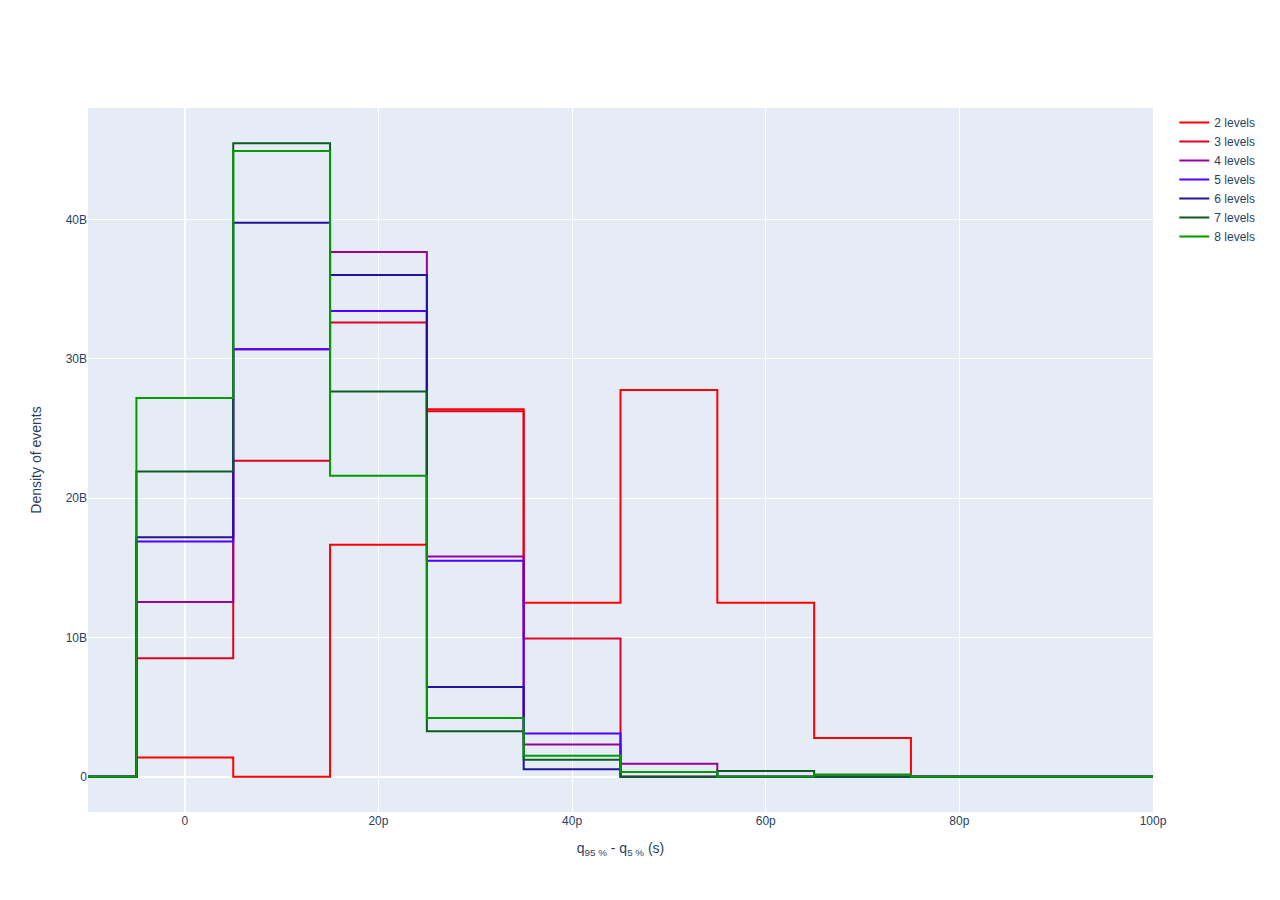
<file: media/processed_by_script_time_resolution_FOR_TIPP/Distribution of quantile time resolution.html>
<html>
<head><meta charset="utf-8" /></head>
<body>
    <div>
        
                <script type="text/javascript">window.PlotlyConfig = {MathJaxConfig: 'local'};</script>
        <script src="https://cdn.plot.ly/plotly-latest.min.js"></script>    
            <div id="0685ed48-47c6-40ac-9e07-5959828d2c91" class="plotly-graph-div" style="height:100%; width:100%;"></div>
            <script type="text/javascript">
                
                    window.PLOTLYENV=window.PLOTLYENV || {};
                    
                if (document.getElementById("0685ed48-47c6-40ac-9e07-5959828d2c91")) {
                    Plotly.newPlot(
                        '0685ed48-47c6-40ac-9e07-5959828d2c91',
                        [{"line": {"shape": "hvh"}, "marker": {"color": "#ff0002"}, "mode": "lines", "name": "2 levels", "showlegend": true, "type": "scatter", "x": [-1e-11, 8.077935669463161e-28, 1.0000000000000001e-11, 2.0000000000000002e-11, 3e-11, 4e-11, 4.9999999999999995e-11, 6e-11, 6.999999999999999e-11, 8e-11, 9e-11, 9.999999999999999e-11, 1.0999999999999998e-10], "y": [0, 1388888888.8888888, 0.0, 16666666666.666666, 26388888888.8889, 12500000000.000004, 27777777777.777767, 12500000000.000004, 2777777777.7777767, 0.0, 0.0, 0]}, {"line": {"shape": "hvh"}, "marker": {"color": "#e10022"}, "mode": "lines", "name": "3 levels", "showlegend": true, "type": "scatter", "x": [-1e-11, 8.077935669463161e-28, 1.0000000000000001e-11, 2.0000000000000002e-11, 3e-11, 4e-11, 4.9999999999999995e-11, 6e-11, 6.999999999999999e-11, 8e-11, 9e-11, 9.999999999999999e-11, 1.0999999999999998e-10], "y": [0, 8510638297.87234, 22695035460.992905, 32624113475.177303, 26241134751.773064, 9929078014.184399, 0.0, 0.0, 0.0, 0.0, 0.0, 0]}, {"line": {"shape": "hvh"}, "marker": {"color": "#9a009a"}, "mode": "lines", "name": "4 levels", "showlegend": true, "type": "scatter", "x": [-1e-11, 8.077935669463161e-28, 1.0000000000000001e-11, 2.0000000000000002e-11, 3e-11, 4e-11, 4.9999999999999995e-11, 6e-11, 6.999999999999999e-11, 8e-11, 9e-11, 9.999999999999999e-11, 1.0999999999999998e-10], "y": [0, 12558139534.88372, 30697674418.604645, 37674418604.65116, 15813953488.372103, 2325581395.348838, 930232558.1395345, 0.0, 0.0, 0.0, 0.0, 0]}, {"line": {"shape": "hvh"}, "marker": {"color": "#5201ff"}, "mode": "lines", "name": "5 levels", "showlegend": true, "type": "scatter", "x": [-1e-11, 8.077935669463161e-28, 1.0000000000000001e-11, 2.0000000000000002e-11, 3e-11, 4e-11, 4.9999999999999995e-11, 6e-11, 6.999999999999999e-11, 8e-11, 9e-11, 9.999999999999999e-11, 1.0999999999999998e-10], "y": [0, 16896551724.137932, 30689655172.41379, 33448275862.06896, 15517241379.310354, 3103448275.8620696, 344827586.20689636, 0.0, 0.0, 0.0, 0.0, 0]}, {"line": {"shape": "hvh"}, "marker": {"color": "#22149a"}, "mode": "lines", "name": "6 levels", "showlegend": true, "type": "scatter", "x": [-1e-11, 8.077935669463161e-28, 1.0000000000000001e-11, 2.0000000000000002e-11, 3e-11, 4e-11, 4.9999999999999995e-11, 6e-11, 6.999999999999999e-11, 8e-11, 9e-11, 9.999999999999999e-11, 1.0999999999999998e-10], "y": [0, 17204301075.268818, 39784946236.559135, 36021505376.34408, 6451612903.22581, 537634408.6021507, 0.0, 0.0, 0.0, 0.0, 0.0, 0]}, {"line": {"shape": "hvh"}, "marker": {"color": "#0b5c22"}, "mode": "lines", "name": "7 levels", "showlegend": true, "type": "scatter", "x": [-1e-11, 8.077935669463161e-28, 1.0000000000000001e-11, 2.0000000000000002e-11, 3e-11, 4e-11, 4.9999999999999995e-11, 6e-11, 6.999999999999999e-11, 8e-11, 9e-11, 9.999999999999999e-11, 1.0999999999999998e-10], "y": [0, 21926229508.19672, 45491803278.688515, 27663934426.229504, 3278688524.590166, 1229508196.7213118, 0.0, 409836065.5737706, 0.0, 0.0, 0.0, 0]}, {"line": {"shape": "hvh"}, "marker": {"color": "#029902"}, "mode": "lines", "name": "8 levels", "showlegend": true, "type": "scatter", "x": [-1e-11, 8.077935669463161e-28, 1.0000000000000001e-11, 2.0000000000000002e-11, 3e-11, 4e-11, 4.9999999999999995e-11, 6e-11, 6.999999999999999e-11, 8e-11, 9e-11, 9.999999999999999e-11, 1.0999999999999998e-10], "y": [0, 27195945945.945946, 44932432432.43243, 21621621621.62162, 4222972972.9729753, 1520270270.2702706, 337837837.8378377, 0.0, 168918918.91891885, 0.0, 0.0, 0]}],
                        {"template": {"data": {"bar": [{"error_x": {"color": "#2a3f5f"}, "error_y": {"color": "#2a3f5f"}, "marker": {"line": {"color": "#E5ECF6", "width": 0.5}}, "type": "bar"}], "barpolar": [{"marker": {"line": {"color": "#E5ECF6", "width": 0.5}}, "type": "barpolar"}], "carpet": [{"aaxis": {"endlinecolor": "#2a3f5f", "gridcolor": "white", "linecolor": "white", "minorgridcolor": "white", "startlinecolor": "#2a3f5f"}, "baxis": {"endlinecolor": "#2a3f5f", "gridcolor": "white", "linecolor": "white", "minorgridcolor": "white", "startlinecolor": "#2a3f5f"}, "type": "carpet"}], "choropleth": [{"colorbar": {"outlinewidth": 0, "ticks": ""}, "type": "choropleth"}], "contour": [{"colorbar": {"outlinewidth": 0, "ticks": ""}, "colorscale": [[0.0, "#0d0887"], [0.1111111111111111, "#46039f"], [0.2222222222222222, "#7201a8"], [0.3333333333333333, "#9c179e"], [0.4444444444444444, "#bd3786"], [0.5555555555555556, "#d8576b"], [0.6666666666666666, "#ed7953"], [0.7777777777777778, "#fb9f3a"], [0.8888888888888888, "#fdca26"], [1.0, "#f0f921"]], "type": "contour"}], "contourcarpet": [{"colorbar": {"outlinewidth": 0, "ticks": ""}, "type": "contourcarpet"}], "heatmap": [{"colorbar": {"outlinewidth": 0, "ticks": ""}, "colorscale": [[0.0, "#0d0887"], [0.1111111111111111, "#46039f"], [0.2222222222222222, "#7201a8"], [0.3333333333333333, "#9c179e"], [0.4444444444444444, "#bd3786"], [0.5555555555555556, "#d8576b"], [0.6666666666666666, "#ed7953"], [0.7777777777777778, "#fb9f3a"], [0.8888888888888888, "#fdca26"], [1.0, "#f0f921"]], "type": "heatmap"}], "heatmapgl": [{"colorbar": {"outlinewidth": 0, "ticks": ""}, "colorscale": [[0.0, "#0d0887"], [0.1111111111111111, "#46039f"], [0.2222222222222222, "#7201a8"], [0.3333333333333333, "#9c179e"], [0.4444444444444444, "#bd3786"], [0.5555555555555556, "#d8576b"], [0.6666666666666666, "#ed7953"], [0.7777777777777778, "#fb9f3a"], [0.8888888888888888, "#fdca26"], [1.0, "#f0f921"]], "type": "heatmapgl"}], "histogram": [{"marker": {"colorbar": {"outlinewidth": 0, "ticks": ""}}, "type": "histogram"}], "histogram2d": [{"colorbar": {"outlinewidth": 0, "ticks": ""}, "colorscale": [[0.0, "#0d0887"], [0.1111111111111111, "#46039f"], [0.2222222222222222, "#7201a8"], [0.3333333333333333, "#9c179e"], [0.4444444444444444, "#bd3786"], [0.5555555555555556, "#d8576b"], [0.6666666666666666, "#ed7953"], [0.7777777777777778, "#fb9f3a"], [0.8888888888888888, "#fdca26"], [1.0, "#f0f921"]], "type": "histogram2d"}], "histogram2dcontour": [{"colorbar": {"outlinewidth": 0, "ticks": ""}, "colorscale": [[0.0, "#0d0887"], [0.1111111111111111, "#46039f"], [0.2222222222222222, "#7201a8"], [0.3333333333333333, "#9c179e"], [0.4444444444444444, "#bd3786"], [0.5555555555555556, "#d8576b"], [0.6666666666666666, "#ed7953"], [0.7777777777777778, "#fb9f3a"], [0.8888888888888888, "#fdca26"], [1.0, "#f0f921"]], "type": "histogram2dcontour"}], "mesh3d": [{"colorbar": {"outlinewidth": 0, "ticks": ""}, "type": "mesh3d"}], "parcoords": [{"line": {"colorbar": {"outlinewidth": 0, "ticks": ""}}, "type": "parcoords"}], "pie": [{"automargin": true, "type": "pie"}], "scatter": [{"marker": {"colorbar": {"outlinewidth": 0, "ticks": ""}}, "type": "scatter"}], "scatter3d": [{"line": {"colorbar": {"outlinewidth": 0, "ticks": ""}}, "marker": {"colorbar": {"outlinewidth": 0, "ticks": ""}}, "type": "scatter3d"}], "scattercarpet": [{"marker": {"colorbar": {"outlinewidth": 0, "ticks": ""}}, "type": "scattercarpet"}], "scattergeo": [{"marker": {"colorbar": {"outlinewidth": 0, "ticks": ""}}, "type": "scattergeo"}], "scattergl": [{"marker": {"colorbar": {"outlinewidth": 0, "ticks": ""}}, "type": "scattergl"}], "scattermapbox": [{"marker": {"colorbar": {"outlinewidth": 0, "ticks": ""}}, "type": "scattermapbox"}], "scatterpolar": [{"marker": {"colorbar": {"outlinewidth": 0, "ticks": ""}}, "type": "scatterpolar"}], "scatterpolargl": [{"marker": {"colorbar": {"outlinewidth": 0, "ticks": ""}}, "type": "scatterpolargl"}], "scatterternary": [{"marker": {"colorbar": {"outlinewidth": 0, "ticks": ""}}, "type": "scatterternary"}], "surface": [{"colorbar": {"outlinewidth": 0, "ticks": ""}, "colorscale": [[0.0, "#0d0887"], [0.1111111111111111, "#46039f"], [0.2222222222222222, "#7201a8"], [0.3333333333333333, "#9c179e"], [0.4444444444444444, "#bd3786"], [0.5555555555555556, "#d8576b"], [0.6666666666666666, "#ed7953"], [0.7777777777777778, "#fb9f3a"], [0.8888888888888888, "#fdca26"], [1.0, "#f0f921"]], "type": "surface"}], "table": [{"cells": {"fill": {"color": "#EBF0F8"}, "line": {"color": "white"}}, "header": {"fill": {"color": "#C8D4E3"}, "line": {"color": "white"}}, "type": "table"}]}, "layout": {"annotationdefaults": {"arrowcolor": "#2a3f5f", "arrowhead": 0, "arrowwidth": 1}, "coloraxis": {"colorbar": {"outlinewidth": 0, "ticks": ""}}, "colorscale": {"diverging": [[0, "#8e0152"], [0.1, "#c51b7d"], [0.2, "#de77ae"], [0.3, "#f1b6da"], [0.4, "#fde0ef"], [0.5, "#f7f7f7"], [0.6, "#e6f5d0"], [0.7, "#b8e186"], [0.8, "#7fbc41"], [0.9, "#4d9221"], [1, "#276419"]], "sequential": [[0.0, "#0d0887"], [0.1111111111111111, "#46039f"], [0.2222222222222222, "#7201a8"], [0.3333333333333333, "#9c179e"], [0.4444444444444444, "#bd3786"], [0.5555555555555556, "#d8576b"], [0.6666666666666666, "#ed7953"], [0.7777777777777778, "#fb9f3a"], [0.8888888888888888, "#fdca26"], [1.0, "#f0f921"]], "sequentialminus": [[0.0, "#0d0887"], [0.1111111111111111, "#46039f"], [0.2222222222222222, "#7201a8"], [0.3333333333333333, "#9c179e"], [0.4444444444444444, "#bd3786"], [0.5555555555555556, "#d8576b"], [0.6666666666666666, "#ed7953"], [0.7777777777777778, "#fb9f3a"], [0.8888888888888888, "#fdca26"], [1.0, "#f0f921"]]}, "colorway": ["#636efa", "#EF553B", "#00cc96", "#ab63fa", "#FFA15A", "#19d3f3", "#FF6692", "#B6E880", "#FF97FF", "#FECB52"], "font": {"color": "#2a3f5f"}, "geo": {"bgcolor": "white", "lakecolor": "white", "landcolor": "#E5ECF6", "showlakes": true, "showland": true, "subunitcolor": "white"}, "hoverlabel": {"align": "left"}, "hovermode": "closest", "mapbox": {"style": "light"}, "paper_bgcolor": "white", "plot_bgcolor": "#E5ECF6", "polar": {"angularaxis": {"gridcolor": "white", "linecolor": "white", "ticks": ""}, "bgcolor": "#E5ECF6", "radialaxis": {"gridcolor": "white", "linecolor": "white", "ticks": ""}}, "scene": {"xaxis": {"backgroundcolor": "#E5ECF6", "gridcolor": "white", "gridwidth": 2, "linecolor": "white", "showbackground": true, "ticks": "", "zerolinecolor": "white"}, "yaxis": {"backgroundcolor": "#E5ECF6", "gridcolor": "white", "gridwidth": 2, "linecolor": "white", "showbackground": true, "ticks": "", "zerolinecolor": "white"}, "zaxis": {"backgroundcolor": "#E5ECF6", "gridcolor": "white", "gridwidth": 2, "linecolor": "white", "showbackground": true, "ticks": "", "zerolinecolor": "white"}}, "shapedefaults": {"line": {"color": "#2a3f5f"}}, "ternary": {"aaxis": {"gridcolor": "white", "linecolor": "white", "ticks": ""}, "baxis": {"gridcolor": "white", "linecolor": "white", "ticks": ""}, "bgcolor": "#E5ECF6", "caxis": {"gridcolor": "white", "linecolor": "white", "ticks": ""}}, "title": {"x": 0.05}, "xaxis": {"automargin": true, "gridcolor": "white", "linecolor": "white", "ticks": "", "title": {"standoff": 15}, "zerolinecolor": "white", "zerolinewidth": 2}, "yaxis": {"automargin": true, "gridcolor": "white", "linecolor": "white", "ticks": "", "title": {"standoff": 15}, "zerolinecolor": "white", "zerolinewidth": 2}}}, "xaxis": {"title": {"text": "q<sub>95 %</sub> - q<sub>5 %</sub> (s)"}}, "yaxis": {"title": {"text": "Density of events"}}},
                        {"responsive": true}
                    )
                };
                
            </script>
        </div>
</body>
</html>
</file>
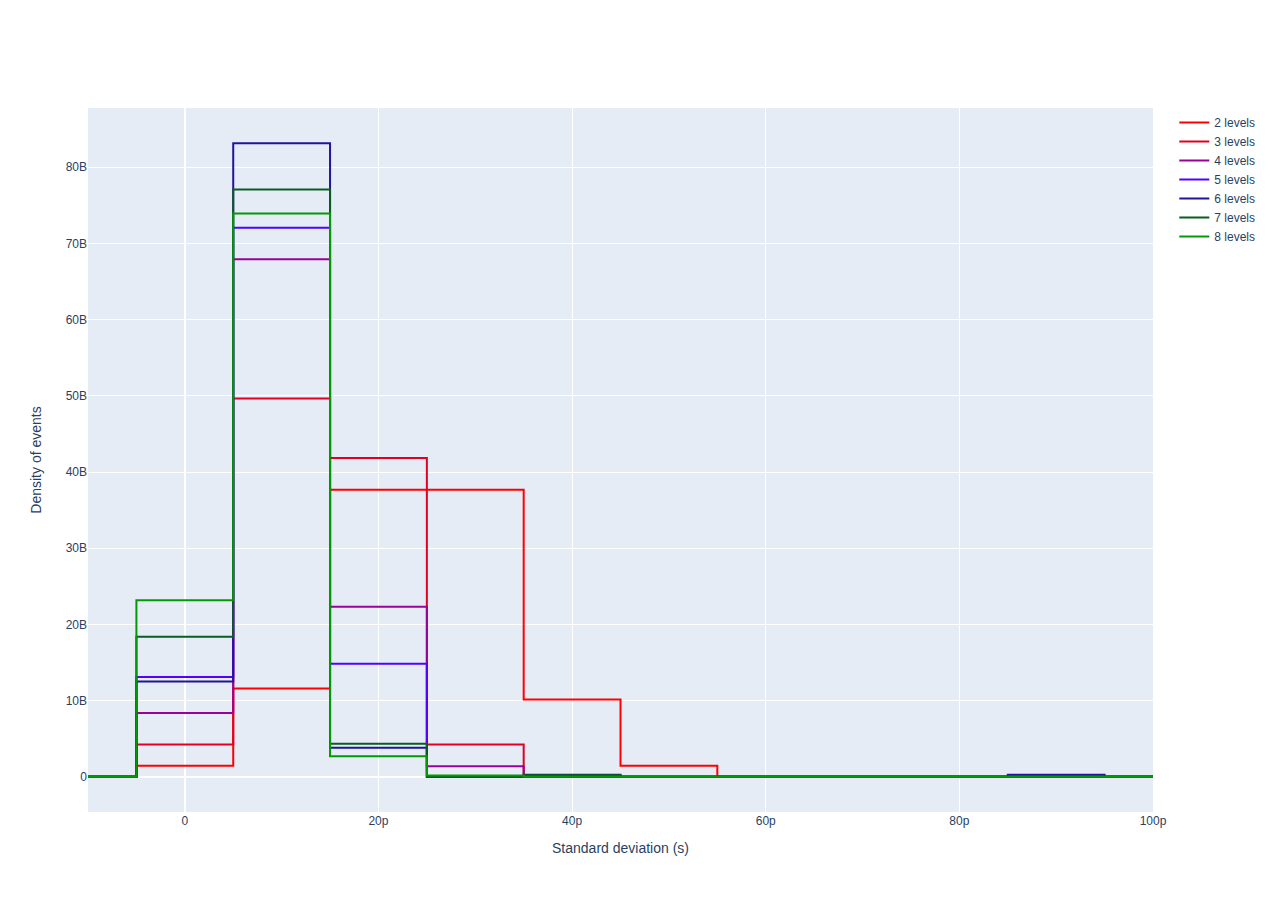
<file: media/processed_by_script_time_resolution_FOR_TIPP/Distribution of std time resolution.html>
<html>
<head><meta charset="utf-8" /></head>
<body>
    <div>
        
                <script type="text/javascript">window.PlotlyConfig = {MathJaxConfig: 'local'};</script>
        <script src="https://cdn.plot.ly/plotly-latest.min.js"></script>    
            <div id="da8bf472-b12c-407e-9d1b-583d171816cd" class="plotly-graph-div" style="height:100%; width:100%;"></div>
            <script type="text/javascript">
                
                    window.PLOTLYENV=window.PLOTLYENV || {};
                    
                if (document.getElementById("da8bf472-b12c-407e-9d1b-583d171816cd")) {
                    Plotly.newPlot(
                        'da8bf472-b12c-407e-9d1b-583d171816cd',
                        [{"line": {"shape": "hvh"}, "marker": {"color": "#ff0002"}, "mode": "lines", "name": "2 levels", "showlegend": true, "type": "scatter", "x": [-1e-11, 8.077935669463161e-28, 1.0000000000000001e-11, 2.0000000000000002e-11, 3e-11, 4e-11, 4.9999999999999995e-11, 6e-11, 6.999999999999999e-11, 8e-11, 9e-11, 9.999999999999999e-11, 1.0999999999999998e-10], "y": [0, 1449275362.3188405, 11594202898.550722, 37681159420.28985, 37681159420.28988, 10144927536.231886, 1449275362.31884, 0.0, 0.0, 0.0, 0.0, 0]}, {"line": {"shape": "hvh"}, "marker": {"color": "#e10022"}, "mode": "lines", "name": "3 levels", "showlegend": true, "type": "scatter", "x": [-1e-11, 8.077935669463161e-28, 1.0000000000000001e-11, 2.0000000000000002e-11, 3e-11, 4e-11, 4.9999999999999995e-11, 6e-11, 6.999999999999999e-11, 8e-11, 9e-11, 9.999999999999999e-11, 1.0999999999999998e-10], "y": [0, 4255319148.93617, 49645390070.92198, 41843971631.205666, 4255319148.936173, 0.0, 0.0, 0.0, 0.0, 0.0, 0.0, 0]}, {"line": {"shape": "hvh"}, "marker": {"color": "#9a009a"}, "mode": "lines", "name": "4 levels", "showlegend": true, "type": "scatter", "x": [-1e-11, 8.077935669463161e-28, 1.0000000000000001e-11, 2.0000000000000002e-11, 3e-11, 4e-11, 4.9999999999999995e-11, 6e-11, 6.999999999999999e-11, 8e-11, 9e-11, 9.999999999999999e-11, 1.0999999999999998e-10], "y": [0, 8372093023.255814, 67906976744.186035, 22325581395.34884, 1395348837.2093031, 0.0, 0.0, 0.0, 0.0, 0.0, 0.0, 0]}, {"line": {"shape": "hvh"}, "marker": {"color": "#5201ff"}, "mode": "lines", "name": "5 levels", "showlegend": true, "type": "scatter", "x": [-1e-11, 8.077935669463161e-28, 1.0000000000000001e-11, 2.0000000000000002e-11, 3e-11, 4e-11, 4.9999999999999995e-11, 6e-11, 6.999999999999999e-11, 8e-11, 9e-11, 9.999999999999999e-11, 1.0999999999999998e-10], "y": [0, 13103448275.862068, 72068965517.24136, 14827586206.89655, 0.0, 0.0, 0.0, 0.0, 0.0, 0.0, 0.0, 0]}, {"line": {"shape": "hvh"}, "marker": {"color": "#22149a"}, "mode": "lines", "name": "6 levels", "showlegend": true, "type": "scatter", "x": [-1e-11, 8.077935669463161e-28, 1.0000000000000001e-11, 2.0000000000000002e-11, 3e-11, 4e-11, 4.9999999999999995e-11, 6e-11, 6.999999999999999e-11, 8e-11, 9e-11, 9.999999999999999e-11, 1.0999999999999998e-10], "y": [0, 12500000000.0, 83152173913.04347, 3804347826.086956, 0.0, 271739130.4347826, 0.0, 0.0, 0.0, 0.0, 271739130.43478286, 0]}, {"line": {"shape": "hvh"}, "marker": {"color": "#0b5c22"}, "mode": "lines", "name": "7 levels", "showlegend": true, "type": "scatter", "x": [-1e-11, 8.077935669463161e-28, 1.0000000000000001e-11, 2.0000000000000002e-11, 3e-11, 4e-11, 4.9999999999999995e-11, 6e-11, 6.999999999999999e-11, 8e-11, 9e-11, 9.999999999999999e-11, 1.0999999999999998e-10], "y": [0, 18388429752.066116, 77066115702.47934, 4338842975.206611, 0.0, 206611570.24793392, 0.0, 0.0, 0.0, 0.0, 0.0, 0]}, {"line": {"shape": "hvh"}, "marker": {"color": "#029902"}, "mode": "lines", "name": "8 levels", "showlegend": true, "type": "scatter", "x": [-1e-11, 8.077935669463161e-28, 1.0000000000000001e-11, 2.0000000000000002e-11, 3e-11, 4e-11, 4.9999999999999995e-11, 6e-11, 6.999999999999999e-11, 8e-11, 9e-11, 9.999999999999999e-11, 1.0999999999999998e-10], "y": [0, 23181049069.373943, 73942470389.17088, 2707275803.7225037, 169204737.73265663, 0.0, 0.0, 0.0, 0.0, 0.0, 0.0, 0]}],
                        {"template": {"data": {"bar": [{"error_x": {"color": "#2a3f5f"}, "error_y": {"color": "#2a3f5f"}, "marker": {"line": {"color": "#E5ECF6", "width": 0.5}}, "type": "bar"}], "barpolar": [{"marker": {"line": {"color": "#E5ECF6", "width": 0.5}}, "type": "barpolar"}], "carpet": [{"aaxis": {"endlinecolor": "#2a3f5f", "gridcolor": "white", "linecolor": "white", "minorgridcolor": "white", "startlinecolor": "#2a3f5f"}, "baxis": {"endlinecolor": "#2a3f5f", "gridcolor": "white", "linecolor": "white", "minorgridcolor": "white", "startlinecolor": "#2a3f5f"}, "type": "carpet"}], "choropleth": [{"colorbar": {"outlinewidth": 0, "ticks": ""}, "type": "choropleth"}], "contour": [{"colorbar": {"outlinewidth": 0, "ticks": ""}, "colorscale": [[0.0, "#0d0887"], [0.1111111111111111, "#46039f"], [0.2222222222222222, "#7201a8"], [0.3333333333333333, "#9c179e"], [0.4444444444444444, "#bd3786"], [0.5555555555555556, "#d8576b"], [0.6666666666666666, "#ed7953"], [0.7777777777777778, "#fb9f3a"], [0.8888888888888888, "#fdca26"], [1.0, "#f0f921"]], "type": "contour"}], "contourcarpet": [{"colorbar": {"outlinewidth": 0, "ticks": ""}, "type": "contourcarpet"}], "heatmap": [{"colorbar": {"outlinewidth": 0, "ticks": ""}, "colorscale": [[0.0, "#0d0887"], [0.1111111111111111, "#46039f"], [0.2222222222222222, "#7201a8"], [0.3333333333333333, "#9c179e"], [0.4444444444444444, "#bd3786"], [0.5555555555555556, "#d8576b"], [0.6666666666666666, "#ed7953"], [0.7777777777777778, "#fb9f3a"], [0.8888888888888888, "#fdca26"], [1.0, "#f0f921"]], "type": "heatmap"}], "heatmapgl": [{"colorbar": {"outlinewidth": 0, "ticks": ""}, "colorscale": [[0.0, "#0d0887"], [0.1111111111111111, "#46039f"], [0.2222222222222222, "#7201a8"], [0.3333333333333333, "#9c179e"], [0.4444444444444444, "#bd3786"], [0.5555555555555556, "#d8576b"], [0.6666666666666666, "#ed7953"], [0.7777777777777778, "#fb9f3a"], [0.8888888888888888, "#fdca26"], [1.0, "#f0f921"]], "type": "heatmapgl"}], "histogram": [{"marker": {"colorbar": {"outlinewidth": 0, "ticks": ""}}, "type": "histogram"}], "histogram2d": [{"colorbar": {"outlinewidth": 0, "ticks": ""}, "colorscale": [[0.0, "#0d0887"], [0.1111111111111111, "#46039f"], [0.2222222222222222, "#7201a8"], [0.3333333333333333, "#9c179e"], [0.4444444444444444, "#bd3786"], [0.5555555555555556, "#d8576b"], [0.6666666666666666, "#ed7953"], [0.7777777777777778, "#fb9f3a"], [0.8888888888888888, "#fdca26"], [1.0, "#f0f921"]], "type": "histogram2d"}], "histogram2dcontour": [{"colorbar": {"outlinewidth": 0, "ticks": ""}, "colorscale": [[0.0, "#0d0887"], [0.1111111111111111, "#46039f"], [0.2222222222222222, "#7201a8"], [0.3333333333333333, "#9c179e"], [0.4444444444444444, "#bd3786"], [0.5555555555555556, "#d8576b"], [0.6666666666666666, "#ed7953"], [0.7777777777777778, "#fb9f3a"], [0.8888888888888888, "#fdca26"], [1.0, "#f0f921"]], "type": "histogram2dcontour"}], "mesh3d": [{"colorbar": {"outlinewidth": 0, "ticks": ""}, "type": "mesh3d"}], "parcoords": [{"line": {"colorbar": {"outlinewidth": 0, "ticks": ""}}, "type": "parcoords"}], "pie": [{"automargin": true, "type": "pie"}], "scatter": [{"marker": {"colorbar": {"outlinewidth": 0, "ticks": ""}}, "type": "scatter"}], "scatter3d": [{"line": {"colorbar": {"outlinewidth": 0, "ticks": ""}}, "marker": {"colorbar": {"outlinewidth": 0, "ticks": ""}}, "type": "scatter3d"}], "scattercarpet": [{"marker": {"colorbar": {"outlinewidth": 0, "ticks": ""}}, "type": "scattercarpet"}], "scattergeo": [{"marker": {"colorbar": {"outlinewidth": 0, "ticks": ""}}, "type": "scattergeo"}], "scattergl": [{"marker": {"colorbar": {"outlinewidth": 0, "ticks": ""}}, "type": "scattergl"}], "scattermapbox": [{"marker": {"colorbar": {"outlinewidth": 0, "ticks": ""}}, "type": "scattermapbox"}], "scatterpolar": [{"marker": {"colorbar": {"outlinewidth": 0, "ticks": ""}}, "type": "scatterpolar"}], "scatterpolargl": [{"marker": {"colorbar": {"outlinewidth": 0, "ticks": ""}}, "type": "scatterpolargl"}], "scatterternary": [{"marker": {"colorbar": {"outlinewidth": 0, "ticks": ""}}, "type": "scatterternary"}], "surface": [{"colorbar": {"outlinewidth": 0, "ticks": ""}, "colorscale": [[0.0, "#0d0887"], [0.1111111111111111, "#46039f"], [0.2222222222222222, "#7201a8"], [0.3333333333333333, "#9c179e"], [0.4444444444444444, "#bd3786"], [0.5555555555555556, "#d8576b"], [0.6666666666666666, "#ed7953"], [0.7777777777777778, "#fb9f3a"], [0.8888888888888888, "#fdca26"], [1.0, "#f0f921"]], "type": "surface"}], "table": [{"cells": {"fill": {"color": "#EBF0F8"}, "line": {"color": "white"}}, "header": {"fill": {"color": "#C8D4E3"}, "line": {"color": "white"}}, "type": "table"}]}, "layout": {"annotationdefaults": {"arrowcolor": "#2a3f5f", "arrowhead": 0, "arrowwidth": 1}, "coloraxis": {"colorbar": {"outlinewidth": 0, "ticks": ""}}, "colorscale": {"diverging": [[0, "#8e0152"], [0.1, "#c51b7d"], [0.2, "#de77ae"], [0.3, "#f1b6da"], [0.4, "#fde0ef"], [0.5, "#f7f7f7"], [0.6, "#e6f5d0"], [0.7, "#b8e186"], [0.8, "#7fbc41"], [0.9, "#4d9221"], [1, "#276419"]], "sequential": [[0.0, "#0d0887"], [0.1111111111111111, "#46039f"], [0.2222222222222222, "#7201a8"], [0.3333333333333333, "#9c179e"], [0.4444444444444444, "#bd3786"], [0.5555555555555556, "#d8576b"], [0.6666666666666666, "#ed7953"], [0.7777777777777778, "#fb9f3a"], [0.8888888888888888, "#fdca26"], [1.0, "#f0f921"]], "sequentialminus": [[0.0, "#0d0887"], [0.1111111111111111, "#46039f"], [0.2222222222222222, "#7201a8"], [0.3333333333333333, "#9c179e"], [0.4444444444444444, "#bd3786"], [0.5555555555555556, "#d8576b"], [0.6666666666666666, "#ed7953"], [0.7777777777777778, "#fb9f3a"], [0.8888888888888888, "#fdca26"], [1.0, "#f0f921"]]}, "colorway": ["#636efa", "#EF553B", "#00cc96", "#ab63fa", "#FFA15A", "#19d3f3", "#FF6692", "#B6E880", "#FF97FF", "#FECB52"], "font": {"color": "#2a3f5f"}, "geo": {"bgcolor": "white", "lakecolor": "white", "landcolor": "#E5ECF6", "showlakes": true, "showland": true, "subunitcolor": "white"}, "hoverlabel": {"align": "left"}, "hovermode": "closest", "mapbox": {"style": "light"}, "paper_bgcolor": "white", "plot_bgcolor": "#E5ECF6", "polar": {"angularaxis": {"gridcolor": "white", "linecolor": "white", "ticks": ""}, "bgcolor": "#E5ECF6", "radialaxis": {"gridcolor": "white", "linecolor": "white", "ticks": ""}}, "scene": {"xaxis": {"backgroundcolor": "#E5ECF6", "gridcolor": "white", "gridwidth": 2, "linecolor": "white", "showbackground": true, "ticks": "", "zerolinecolor": "white"}, "yaxis": {"backgroundcolor": "#E5ECF6", "gridcolor": "white", "gridwidth": 2, "linecolor": "white", "showbackground": true, "ticks": "", "zerolinecolor": "white"}, "zaxis": {"backgroundcolor": "#E5ECF6", "gridcolor": "white", "gridwidth": 2, "linecolor": "white", "showbackground": true, "ticks": "", "zerolinecolor": "white"}}, "shapedefaults": {"line": {"color": "#2a3f5f"}}, "ternary": {"aaxis": {"gridcolor": "white", "linecolor": "white", "ticks": ""}, "baxis": {"gridcolor": "white", "linecolor": "white", "ticks": ""}, "bgcolor": "#E5ECF6", "caxis": {"gridcolor": "white", "linecolor": "white", "ticks": ""}}, "title": {"x": 0.05}, "xaxis": {"automargin": true, "gridcolor": "white", "linecolor": "white", "ticks": "", "title": {"standoff": 15}, "zerolinecolor": "white", "zerolinewidth": 2}, "yaxis": {"automargin": true, "gridcolor": "white", "linecolor": "white", "ticks": "", "title": {"standoff": 15}, "zerolinecolor": "white", "zerolinewidth": 2}}}, "xaxis": {"title": {"text": "Standard deviation (s)"}}, "yaxis": {"title": {"text": "Density of events"}}},
                        {"responsive": true}
                    )
                };
                
            </script>
        </div>
</body>
</html>
</file>
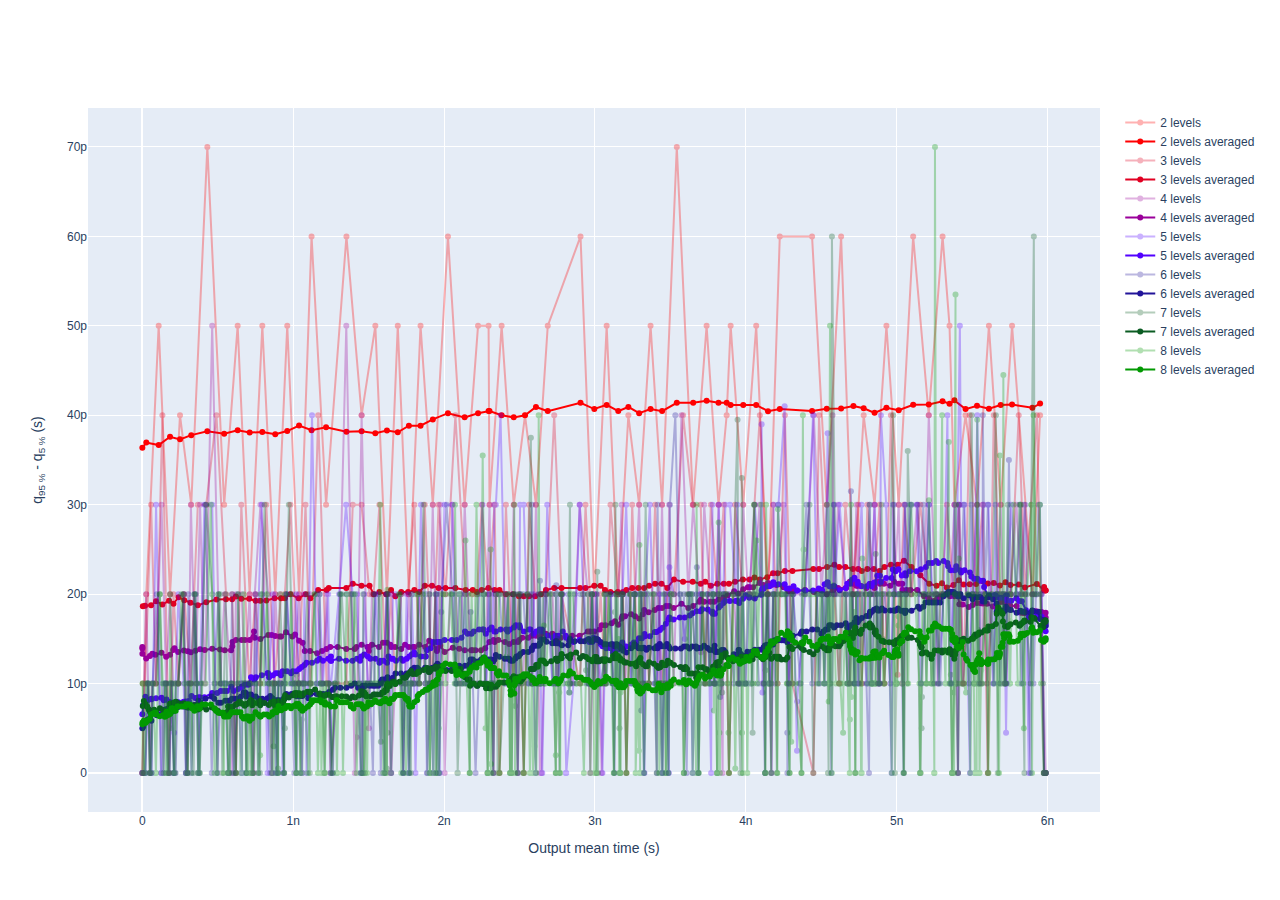
<file: media/processed_by_script_time_resolution_FOR_TIPP/Time resolution quantile vs time.html>
<html>
<head><meta charset="utf-8" /></head>
<body>
    <div>
        
                <script type="text/javascript">window.PlotlyConfig = {MathJaxConfig: 'local'};</script>
        <script src="https://cdn.plot.ly/plotly-latest.min.js"></script>    
            <div id="4bfa6812-76e3-48b8-9d4e-5eb2cfef9986" class="plotly-graph-div" style="height:100%; width:100%;"></div>
            <script type="text/javascript">
                
                    window.PLOTLYENV=window.PLOTLYENV || {};
                    
                if (document.getElementById("4bfa6812-76e3-48b8-9d4e-5eb2cfef9986")) {
                    Plotly.newPlot(
                        '4bfa6812-76e3-48b8-9d4e-5eb2cfef9986',
                        [{"marker": {"color": "#ff0002", "symbol": "circle"}, "mode": "lines+markers", "name": "2 levels", "opacity": 0.3, "showlegend": true, "type": "scatter", "x": [1.7777777777777776e-14, 2.616423719758834e-11, 1.0821891573364761e-10, 1.835338042381433e-10, 2.495934095136859e-10, 3.240398313708388e-10, 4.3080639358585596e-10, 5.423542978245963e-10, 6.317660227477884e-10, 7.113088235294117e-10, 7.952110483024744e-10, 8.809152215799614e-10, 9.604450496157576e-10, 1.0388647426981917e-09, 1.1216041339791254e-09, 1.2179328037073817e-09, 1.3528030976259998e-09, 1.4533700637655215e-09, 1.5443505717061506e-09, 1.6212324382002487e-09, 1.693135600300777e-09, 1.7667733443027558e-09, 1.8439971512165076e-09, 1.925303306810716e-09, 2.0257153603967563e-09, 2.136215967024623e-09, 2.2251045289203343e-09, 2.2950755345522152e-09, 2.3010477243994943e-09, 2.3814305634068212e-09, 2.4616275359015274e-09, 2.536613528835088e-09, 2.609060837765957e-09, 2.687203086768304e-09, 2.904367180501066e-09, 2.9958140285737344e-09, 3.077634811799157e-09, 3.154707262341901e-09, 3.221491362344194e-09, 3.293034118602762e-09, 3.368625444662057e-09, 3.445294730097709e-09, 3.5424956310953264e-09, 3.651121147115276e-09, 3.74010043869776e-09, 3.819108556638246e-09, 3.87308903666759e-09, 3.8995180584311025e-09, 3.982827952059728e-09, 4.068939740942369e-09, 4.147250927070456e-09, 4.225249516441006e-09, 4.439062006194298e-09, 4.536594453546939e-09, 4.631619256017505e-09, 4.713403638544582e-09, 4.781254156769596e-09, 4.853639542275906e-09, 4.932116597446546e-09, 5.0134268292682924e-09, 5.109306333996263e-09, 5.2126138500997425e-09, 5.304260311907885e-09, 5.350366193862716e-09, 5.382914225758503e-09, 5.456672097759673e-09, 5.5324713778128695e-09, 5.611413303921196e-09, 5.689286617758664e-09, 5.764845409487845e-09, 5.899483537766301e-09, 5.950677414509588e-09], "y": [0.0, 1.9999999999999996e-11, 4.9999999999999995e-11, 1.9999999999999983e-11, 4.000000000000002e-11, 2.999999999999995e-11, 6.999999999999997e-11, 3e-11, 4.999999999999993e-11, 2.0000000000000034e-11, 5.0000000000000034e-11, 2.0000000000000034e-11, 5.0000000000000034e-11, 1.999999999999993e-11, 6e-11, 3.00000000000001e-11, 6e-11, 3.999999999999986e-11, 5.0000000000000034e-11, 1.999999999999993e-11, 4.999999999999983e-11, 1.999999999999993e-11, 5.0000000000000034e-11, 2.999999999999969e-11, 6.00000000000002e-11, 2.999999999999969e-11, 5.0000000000000034e-11, 5.0000000000000034e-11, 3.00000000000001e-11, 4.999999999999962e-11, 3.00000000000001e-11, 3.999999999999986e-11, 3.00000000000001e-11, 4.999999999999962e-11, 5.999999999999979e-11, 1.999999999999993e-11, 5.0000000000000034e-11, 2.0000000000000345e-11, 4.0000000000000275e-11, 3.00000000000001e-11, 5.0000000000000034e-11, 3.00000000000001e-11, 6.999999999999997e-11, 3.00000000000001e-11, 4.999999999999962e-11, 3.00000000000001e-11, 3.999999999999986e-11, 5.000000000000045e-11, 3.00000000000001e-11, 5.000000000000045e-11, 1.9999999999999517e-11, 6.00000000000002e-11, 6.00000000000002e-11, 3.00000000000001e-11, 5.999999999999938e-11, 2.0000000000000345e-11, 3.999999999999986e-11, 3.00000000000001e-11, 5.000000000000045e-11, 3.00000000000001e-11, 5.999999999999938e-11, 3.9999999999999035e-11, 6.00000000000002e-11, 4.999999999999962e-11, 2.999999999999845e-11, 3.999999999999986e-11, 3.00000000000001e-11, 5.000000000000045e-11, 2.9999999999999276e-11, 4.999999999999962e-11, 1.9999999999999517e-11, 3.999999999999986e-11]}, {"marker": {"color": "#ff0002", "symbol": "circle"}, "mode": "lines+markers", "name": "2 levels averaged", "showlegend": true, "type": "scatter", "x": [1.7777777777777776e-14, 2.616423719758834e-11, 1.0821891573364761e-10, 1.835338042381433e-10, 2.495934095136859e-10, 3.240398313708388e-10, 4.3080639358585596e-10, 5.423542978245963e-10, 6.317660227477884e-10, 7.113088235294117e-10, 7.952110483024744e-10, 8.809152215799614e-10, 9.604450496157576e-10, 1.0388647426981917e-09, 1.1216041339791254e-09, 1.2179328037073817e-09, 1.3528030976259998e-09, 1.4533700637655215e-09, 1.5443505717061506e-09, 1.6212324382002487e-09, 1.693135600300777e-09, 1.7667733443027558e-09, 1.8439971512165076e-09, 1.925303306810716e-09, 2.0257153603967563e-09, 2.136215967024623e-09, 2.2251045289203343e-09, 2.2950755345522152e-09, 2.3010477243994943e-09, 2.3814305634068212e-09, 2.4616275359015274e-09, 2.536613528835088e-09, 2.609060837765957e-09, 2.687203086768304e-09, 2.904367180501066e-09, 2.9958140285737344e-09, 3.077634811799157e-09, 3.154707262341901e-09, 3.221491362344194e-09, 3.293034118602762e-09, 3.368625444662057e-09, 3.445294730097709e-09, 3.5424956310953264e-09, 3.651121147115276e-09, 3.74010043869776e-09, 3.819108556638246e-09, 3.87308903666759e-09, 3.8995180584311025e-09, 3.982827952059728e-09, 4.068939740942369e-09, 4.147250927070456e-09, 4.225249516441006e-09, 4.439062006194298e-09, 4.536594453546939e-09, 4.631619256017505e-09, 4.713403638544582e-09, 4.781254156769596e-09, 4.853639542275906e-09, 4.932116597446546e-09, 5.0134268292682924e-09, 5.109306333996263e-09, 5.2126138500997425e-09, 5.304260311907885e-09, 5.350366193862716e-09, 5.382914225758503e-09, 5.456672097759673e-09, 5.5324713778128695e-09, 5.611413303921196e-09, 5.689286617758664e-09, 5.764845409487845e-09, 5.899483537766301e-09, 5.950677414509588e-09], "y": [3.636363636363634e-11, 3.695652173913042e-11, 3.666666666666664e-11, 3.759999999999998e-11, 3.7307692307692276e-11, 3.777777777777775e-11, 3.8214285714285686e-11, 3.7931034482758594e-11, 3.83333333333333e-11, 3.8064516129032225e-11, 3.812499999999997e-11, 3.7878787878787855e-11, 3.823529411764702e-11, 3.885714285714282e-11, 3.833333333333329e-11, 3.864864864864861e-11, 3.815789473684208e-11, 3.8205128205128186e-11, 3.7999999999999985e-11, 3.829268292682925e-11, 3.809523809523808e-11, 3.8837209302325566e-11, 3.8837209302325566e-11, 3.953488372093022e-11, 4.023255813953486e-11, 3.97674418604651e-11, 4.023255813953486e-11, 4.046511627906975e-11, 4.046511627906976e-11, 4.0000000000000004e-11, 3.976744186046511e-11, 4e-11, 4.0930232558139536e-11, 4.046511627906977e-11, 4.139534883720929e-11, 4.0697674418604643e-11, 4.116279069767441e-11, 4.0465116279069764e-11, 4.0930232558139536e-11, 4.023255813953489e-11, 4.0697674418604643e-11, 4.046511627906974e-11, 4.139534883720928e-11, 4.1395348837209276e-11, 4.1627906976744124e-11, 4.139534883720924e-11, 4.1395348837209244e-11, 4.116279069767437e-11, 4.116279069767436e-11, 4.116279069767435e-11, 4.045454545454537e-11, 4.0697674418604566e-11, 4.0476190476190395e-11, 4.0731707317073083e-11, 4.074999999999992e-11, 4.1025641025640935e-11, 4.0789473684210446e-11, 4.027027027027019e-11, 4.083333333333326e-11, 4.057142857142849e-11, 4.11764705882352e-11, 4.1212121212121106e-11, 4.156249999999989e-11, 4.1290322580645046e-11, 4.166666666666654e-11, 4.068965517241367e-11, 4.1071428571428436e-11, 4.0740740740740614e-11, 4.115384615384602e-11, 4.119999999999987e-11, 4.083333333333317e-11, 4.1304347826086787e-11]}, {"marker": {"color": "#e10022", "symbol": "circle"}, "mode": "lines+markers", "name": "3 levels", "opacity": 0.3, "showlegend": true, "type": "scatter", "x": [3.1007315700619017e-12, 1.7597955706984666e-11, 5.8124002298703784e-11, 9.051359516616313e-11, 1.3276868521549371e-10, 1.7707023776988247e-10, 2.0631799561779556e-10, 2.397438844196355e-10, 2.7796302174258056e-10, 3.1903096255991707e-10, 3.675436369406537e-10, 4.2350230794592803e-10, 4.913387395077535e-10, 5.545176233635448e-10, 5.949141934181304e-10, 6.202610966057441e-10, 6.560486083888671e-10, 7.085552299656006e-10, 7.506500424612059e-10, 7.814197212183788e-10, 8.215856507230256e-10, 8.763726352837661e-10, 9.190371329879101e-10, 9.446994535519124e-10, 9.812770206766915e-10, 1.035401734406018e-09, 1.0817068459279865e-09, 1.1138332557056357e-09, 1.1654035319359632e-09, 1.2211607142857144e-09, 1.2357191634656423e-09, 1.3520893318567737e-09, 1.3947091129701767e-09, 1.4526060750257752e-09, 1.5057605340607277e-09, 1.53304e-09, 1.571288551864637e-09, 1.616214611872146e-09, 1.6486603036876353e-09, 1.676963589076723e-09, 1.7159960069556255e-09, 1.7616315049226442e-09, 1.8031230235248743e-09, 1.8349671322925225e-09, 1.871914604800395e-09, 1.920084835630965e-09, 1.963362081895905e-09, 2.0094419432520155e-09, 2.075036015732025e-09, 2.1431714181950248e-09, 2.18985035729298e-09, 2.217746170678337e-09, 2.2496216712580347e-09, 2.294099422370033e-09, 2.334340801378716e-09, 2.3671679116596297e-09, 2.40995538858887e-09, 2.4563899042645776e-09, 2.4959933774834435e-09, 2.5278786644951137e-09, 2.563170171535204e-09, 2.6039657004097736e-09, 2.6416477370504213e-09, 2.6751707513057458e-09, 2.730025464962939e-09, 2.778871595330739e-09, 2.9008522283033618e-09, 2.9376050235823185e-09, 2.9953881598717816e-09, 3.037776745050655e-09, 3.066516547253497e-09, 3.1029226470214656e-09, 3.1514095607235143e-09, 3.1864037755637125e-09, 3.2083846153846154e-09, 3.246940662727973e-09, 3.287921402427278e-09, 3.3259970820855412e-09, 3.358962170233947e-09, 3.3988042371155014e-09, 3.4412653673163414e-09, 3.479490247074122e-09, 3.5237814722275603e-09, 3.5842238248417556e-09, 3.6480655873806555e-09, 3.7011469684269346e-09, 3.731297107800176e-09, 3.768228109733183e-09, 3.811526297085998e-09, 3.85408526571635e-09, 3.8882668977469665e-09, 3.92894730538922e-09, 3.980605091905469e-09, 4.025411644386003e-09, 4.057339246119733e-09, 4.093042005790134e-09, 4.141933114247051e-09, 4.180225694444444e-09, 4.210686498855836e-09, 4.258904103165298e-09, 4.308895412844036e-09, 4.447569593147751e-09, 4.48518516086671e-09, 4.5385570616528204e-09, 4.587185638514891e-09, 4.618511494252874e-09, 4.659979191438763e-09, 4.709632693116502e-09, 4.745035474411125e-09, 4.76854394175767e-09, 4.805964704332938e-09, 4.848179267084846e-09, 4.886705478905814e-09, 4.9188172304697e-09, 4.961874922523862e-09, 5.006784301313498e-09, 5.048322832935042e-09, 5.097983404810739e-09, 5.15692664092664e-09, 5.215820579015305e-09, 5.264876688197299e-09, 5.300347610180013e-09, 5.33231988023205e-09, 5.376446872645064e-09, 5.41192992439639e-09, 5.443361482524044e-09, 5.484026733500418e-09, 5.5261614834282375e-09, 5.569752037333704e-09, 5.6042278412180525e-09, 5.643499158012909e-09, 5.684245957711442e-09, 5.720938815730538e-09, 5.755117979395148e-09, 5.808775245599162e-09, 5.850340080971659e-09, 5.929479238674594e-09, 5.9768448098663925e-09, 5.977307692307693e-09, 5.987154504688136e-09, 5.987499999999999e-09], "y": [1e-11, 1.0000000000000001e-11, 3e-11, 9.999999999999991e-12, 3.999999999999999e-11, 0.0, 1.9999999999999983e-11, 9.999999999999965e-12, 2.0000000000000034e-11, 1.0000000000000017e-11, 3e-11, 3e-11, 3.9999999999999965e-11, 2.0000000000000034e-11, 2.0000000000000034e-11, 0.0, 3e-11, 1.0000000000000069e-11, 1.999999999999993e-11, 9.999999999999965e-12, 3e-11, 1.0000000000000069e-11, 1.999999999999993e-11, 2.0000000000000138e-11, 3.00000000000001e-11, 9.999999999999965e-12, 2.9999999999999896e-11, 9.999999999999965e-12, 4.000000000000007e-11, 9.999999999999965e-12, 1.0000000000000172e-11, 9.999999999999965e-12, 2.9999999999999896e-11, 2.9999999999999896e-11, 1.999999999999993e-11, 1.999999999999993e-11, 2.9999999999999896e-11, 9.999999999999965e-12, 1.999999999999993e-11, 9.999999999999965e-12, 2.0000000000000138e-11, 2.0000000000000138e-11, 2.9999999999999896e-11, 9.999999999999965e-12, 3.00000000000001e-11, 9.999999999999759e-12, 3.00000000000001e-11, 1.999999999999993e-11, 3.999999999999986e-11, 1.999999999999993e-11, 2.0000000000000345e-11, 1.999999999999993e-11, 3.00000000000001e-11, 1.999999999999993e-11, 2.999999999999969e-11, 0.0, 3.00000000000001e-11, 1.0000000000000172e-11, 1.999999999999993e-11, 0.0, 3.00000000000001e-11, 1.999999999999993e-11, 1.999999999999993e-11, 2.0000000000000345e-11, 3.999999999999986e-11, 1.999999999999993e-11, 9.999999999999759e-12, 3.00000000000001e-11, 9.999999999999759e-12, 1.999999999999993e-11, 9.999999999999759e-12, 3.00000000000001e-11, 2.0000000000000345e-11, 1.9999999999999517e-11, 0.0, 3.00000000000001e-11, 1.0000000000000172e-11, 1.999999999999993e-11, 9.999999999999759e-12, 3.00000000000001e-11, 1.0000000000000172e-11, 1.999999999999993e-11, 1.999999999999993e-11, 3.999999999999986e-11, 3.00000000000001e-11, 3.000000000000052e-11, 9.999999999999759e-12, 3.00000000000001e-11, 1.9999999999999517e-11, 3.00000000000001e-11, 0.0, 3.00000000000001e-11, 1.9999999999999517e-11, 2.0000000000000345e-11, 3.00000000000001e-11, 3.999999999999986e-11, 2.0000000000000345e-11, 3.00000000000001e-11, 9.999999999999759e-12, 3.999999999999986e-11, 1.0000000000000586e-11, 0.0, 4.000000000000069e-11, 2.0000000000000345e-11, 1.9999999999999517e-11, 1.0000000000000586e-11, 2.9999999999999276e-11, 2.0000000000000345e-11, 3.00000000000001e-11, 9.999999999999759e-12, 3.00000000000001e-11, 2.0000000000000345e-11, 3.00000000000001e-11, 9.999999999999759e-12, 4.000000000000069e-11, 1.0999999999994275e-11, 3.00000000000001e-11, 2.0000000000000345e-11, 3.00000000000001e-11, 1.9999999999999517e-11, 2.0000000000000345e-11, 2.0000000000000345e-11, 3.00000000000001e-11, 1.9999999999999517e-11, 3.00000000000001e-11, 1.0000000000000586e-11, 4.000000000000069e-11, 2.0000000000000345e-11, 3.00000000000001e-11, 0.0, 3.999999999999986e-11, 2.0000000000000345e-11, 2.0000000000000345e-11, 2.0000000000000345e-11, 3.999999999999986e-11, 2.0000000000000345e-11, 3.999999999999986e-11, 0.0, 0.0, 0.0, 0.0]}, {"marker": {"color": "#e10022", "symbol": "circle"}, "mode": "lines+markers", "name": "3 levels averaged", "showlegend": true, "type": "scatter", "x": [3.1007315700619017e-12, 1.7597955706984666e-11, 5.8124002298703784e-11, 9.051359516616313e-11, 1.3276868521549371e-10, 1.7707023776988247e-10, 2.0631799561779556e-10, 2.397438844196355e-10, 2.7796302174258056e-10, 3.1903096255991707e-10, 3.675436369406537e-10, 4.2350230794592803e-10, 4.913387395077535e-10, 5.545176233635448e-10, 5.949141934181304e-10, 6.202610966057441e-10, 6.560486083888671e-10, 7.085552299656006e-10, 7.506500424612059e-10, 7.814197212183788e-10, 8.215856507230256e-10, 8.763726352837661e-10, 9.190371329879101e-10, 9.446994535519124e-10, 9.812770206766915e-10, 1.035401734406018e-09, 1.0817068459279865e-09, 1.1138332557056357e-09, 1.1654035319359632e-09, 1.2211607142857144e-09, 1.2357191634656423e-09, 1.3520893318567737e-09, 1.3947091129701767e-09, 1.4526060750257752e-09, 1.5057605340607277e-09, 1.53304e-09, 1.571288551864637e-09, 1.616214611872146e-09, 1.6486603036876353e-09, 1.676963589076723e-09, 1.7159960069556255e-09, 1.7616315049226442e-09, 1.8031230235248743e-09, 1.8349671322925225e-09, 1.871914604800395e-09, 1.920084835630965e-09, 1.963362081895905e-09, 2.0094419432520155e-09, 2.075036015732025e-09, 2.1431714181950248e-09, 2.18985035729298e-09, 2.217746170678337e-09, 2.2496216712580347e-09, 2.294099422370033e-09, 2.334340801378716e-09, 2.3671679116596297e-09, 2.40995538858887e-09, 2.4563899042645776e-09, 2.4959933774834435e-09, 2.5278786644951137e-09, 2.563170171535204e-09, 2.6039657004097736e-09, 2.6416477370504213e-09, 2.6751707513057458e-09, 2.730025464962939e-09, 2.778871595330739e-09, 2.9008522283033618e-09, 2.9376050235823185e-09, 2.9953881598717816e-09, 3.037776745050655e-09, 3.066516547253497e-09, 3.1029226470214656e-09, 3.1514095607235143e-09, 3.1864037755637125e-09, 3.2083846153846154e-09, 3.246940662727973e-09, 3.287921402427278e-09, 3.3259970820855412e-09, 3.358962170233947e-09, 3.3988042371155014e-09, 3.4412653673163414e-09, 3.479490247074122e-09, 3.5237814722275603e-09, 3.5842238248417556e-09, 3.6480655873806555e-09, 3.7011469684269346e-09, 3.731297107800176e-09, 3.768228109733183e-09, 3.811526297085998e-09, 3.85408526571635e-09, 3.8882668977469665e-09, 3.92894730538922e-09, 3.980605091905469e-09, 4.025411644386003e-09, 4.057339246119733e-09, 4.093042005790134e-09, 4.141933114247051e-09, 4.180225694444444e-09, 4.210686498855836e-09, 4.258904103165298e-09, 4.308895412844036e-09, 4.447569593147751e-09, 4.48518516086671e-09, 4.5385570616528204e-09, 4.587185638514891e-09, 4.618511494252874e-09, 4.659979191438763e-09, 4.709632693116502e-09, 4.745035474411125e-09, 4.76854394175767e-09, 4.805964704332938e-09, 4.848179267084846e-09, 4.886705478905814e-09, 4.9188172304697e-09, 4.961874922523862e-09, 5.006784301313498e-09, 5.048322832935042e-09, 5.097983404810739e-09, 5.15692664092664e-09, 5.215820579015305e-09, 5.264876688197299e-09, 5.300347610180013e-09, 5.33231988023205e-09, 5.376446872645064e-09, 5.41192992439639e-09, 5.443361482524044e-09, 5.484026733500418e-09, 5.5261614834282375e-09, 5.569752037333704e-09, 5.6042278412180525e-09, 5.643499158012909e-09, 5.684245957711442e-09, 5.720938815730538e-09, 5.755117979395148e-09, 5.808775245599162e-09, 5.850340080971659e-09, 5.929479238674594e-09, 5.9768448098663925e-09, 5.977307692307693e-09, 5.987154504688136e-09, 5.987499999999999e-09], "y": [1.863636363636364e-11, 1.8695652173913042e-11, 1.8750000000000003e-11, 1.920000000000001e-11, 1.8846153846153852e-11, 1.9259259259259263e-11, 1.892857142857143e-11, 1.9655172413793106e-11, 1.9333333333333334e-11, 1.9032258064516135e-11, 1.8750000000000006e-11, 1.9090909090909095e-11, 1.9411764705882354e-11, 1.9428571428571426e-11, 1.944444444444444e-11, 1.9729729729729723e-11, 1.947368421052631e-11, 1.9487179487179478e-11, 1.9249999999999992e-11, 1.9268292682926823e-11, 1.9285714285714284e-11, 1.9534883720930226e-11, 1.9534883720930226e-11, 1.9534883720930226e-11, 2e-11, 1.9534883720930223e-11, 1.9999999999999992e-11, 1.9534883720930226e-11, 2.0465116279069758e-11, 2.0465116279069755e-11, 2.0697674418604648e-11, 2.0697674418604648e-11, 2.1162790697674414e-11, 2.093023255813953e-11, 2.0930232558139524e-11, 1.999999999999999e-11, 2.0232558139534875e-11, 1.9999999999999992e-11, 2.0465116279069758e-11, 1.976744186046511e-11, 2.0232558139534875e-11, 2.0232558139534875e-11, 2.0465116279069758e-11, 2.0232558139534885e-11, 2.093023255813953e-11, 2.093023255813953e-11, 2.0697674418604638e-11, 2.0697674418604638e-11, 2.069767441860463e-11, 2.046511627906975e-11, 2.0465116279069745e-11, 2.0232558139534862e-11, 2.0465116279069755e-11, 2.0697674418604622e-11, 2.046511627906974e-11, 2.0465116279069745e-11, 1.9999999999999983e-11, 1.9999999999999983e-11, 1.9767441860465096e-11, 1.97674418604651e-11, 1.9767441860465106e-11, 1.9767441860465106e-11, 1.999999999999999e-11, 2.046511627906975e-11, 2.069767441860463e-11, 2.0697674418604648e-11, 2.069767441860464e-11, 2.069767441860464e-11, 2.093023255813952e-11, 2.093023255813952e-11, 2.0465116279069755e-11, 2.0232558139534875e-11, 2.0232558139534866e-11, 2.0232558139534866e-11, 2.0465116279069755e-11, 2.069767441860463e-11, 2.069767441860464e-11, 2.069767441860465e-11, 2.093023255813953e-11, 2.1162790697674407e-11, 2.1162790697674417e-11, 2.069767441860465e-11, 2.1627906976744202e-11, 2.1395348837209326e-11, 2.1395348837209316e-11, 2.1162790697674446e-11, 2.1395348837209306e-11, 2.093023255813955e-11, 2.1162790697674436e-11, 2.1162790697674436e-11, 2.1162790697674436e-11, 2.1395348837209336e-11, 2.1627906976744222e-11, 2.1627906976744222e-11, 2.186046511627912e-11, 2.1651162790697582e-11, 2.188372093023248e-11, 2.2348837209302257e-11, 2.2348837209302257e-11, 2.2581395348837123e-11, 2.2581395348837133e-11, 2.2813953488372032e-11, 2.2813953488372032e-11, 2.30465116279069e-11, 2.327906976744179e-11, 2.304651162790692e-11, 2.3046511627906938e-11, 2.281395348837206e-11, 2.2813953488372052e-11, 2.2581395348837172e-11, 2.2813953488372052e-11, 2.281395348837207e-11, 2.258139534883719e-11, 2.3046511627906967e-11, 2.3279069767441843e-11, 2.3279069767441863e-11, 2.374418604651162e-11, 2.3046511627906967e-11, 2.2116279069767435e-11, 2.1159090909090896e-11, 2.0953488372093007e-11, 2.1214285714285702e-11, 2.07560975609756e-11, 2.1024999999999977e-11, 2.156410256410254e-11, 2.107894736842101e-11, 2.1108108108108055e-11, 2.1138888888888847e-11, 2.1457142857142798e-11, 2.1205882352941137e-11, 2.124242424242419e-11, 2.0968749999999944e-11, 2.132258064516124e-11, 2.1033333333333278e-11, 2.106896551724131e-11, 2.0749999999999925e-11, 2.114814814814808e-11, 2.0423076923076825e-11, 2.0800000000000128e-11, 2.0416666666666793e-11, 2.043478260869577e-11]}, {"marker": {"color": "#9a009a", "symbol": "circle"}, "mode": "lines+markers", "name": "4 levels", "opacity": 0.3, "showlegend": true, "type": "scatter", "x": [0.0, 0.0, 2.7777777777777774e-13, 2.5251370026209198e-11, 4.997991967871486e-11, 6.619686069326357e-11, 8.650386140680441e-11, 1.27160502346122e-10, 1.575869937250428e-10, 1.835338042381433e-10, 2.0407348242811496e-10, 2.1306860321384425e-10, 2.3677139886796805e-10, 2.7492709904474604e-10, 3.0000000000000015e-10, 3.217637362637362e-10, 3.5252455795677795e-10, 3.8265533791672073e-10, 4.133920704845815e-10, 4.6288108642399756e-10, 5.146974885844748e-10, 5.457448743964732e-10, 5.879593671341244e-10, 5.959999999999999e-10, 5.972650602409638e-10, 6.209495982468955e-10, 6.585696615315416e-10, 6.805811481218993e-10, 7.113088235294117e-10, 7.4e-10, 7.451915101244207e-10, 7.826426152643918e-10, 8.345526500350665e-10, 8.573958333333332e-10, 8.809152215799614e-10, 9.1123727486296e-10, 9.203551632108395e-10, 9.52299876554933e-10, 9.94195804195804e-10, 1.012136752136752e-09, 1.0388647426981917e-09, 1.0623267326732671e-09, 1.0765366588550386e-09, 1.1116710480196286e-09, 1.1585555359350169e-09, 1.191291232638889e-09, 1.2203282954659192e-09, 1.2459540686135526e-09, 1.2946474358974359e-09, 1.351814992905565e-09, 1.4077878260869568e-09, 1.4196688741721851e-09, 1.4533700637655215e-09, 1.4919463943841733e-09, 1.50125e-09, 1.5013636363636362e-09, 1.521863559390372e-09, 1.5688188976377951e-09, 1.5949755381604696e-09, 1.6212324382002487e-09, 1.6441322314049586e-09, 1.649751037344398e-09, 1.6750930660666804e-09, 1.716092514882404e-09, 1.7411119936457505e-09, 1.7667733443027558e-09, 1.7944773175542404e-09, 1.8032976215984572e-09, 1.834779052369077e-09, 1.8755527612916207e-09, 1.9013677811550155e-09, 1.9247766297480116e-09, 1.9525e-09, 1.9541056910569106e-09, 1.97445261669024e-09, 2.00393849416755e-09, 2.057236144226558e-09, 2.1011396011396004e-09, 2.1368966661137833e-09, 2.179953895804518e-09, 2.188331034482758e-09, 2.2080021887159533e-09, 2.2453283132530117e-09, 2.272165528324628e-09, 2.3010477243994943e-09, 2.3280183486238534e-09, 2.3348091934084995e-09, 2.359328023892484e-09, 2.4029959762071374e-09, 2.4322247394653375e-09, 2.4616275359015274e-09, 2.4894374282433984e-09, 2.497891710589363e-09, 2.5179965217391303e-09, 2.558090672128095e-09, 2.5821830985915497e-09, 2.609060837765957e-09, 2.6356292026897214e-09, 2.6449510676156586e-09, 2.6750547231962595e-09, 2.7180184212791596e-09, 2.750880201188843e-09, 2.7733566629339303e-09, 2.8488939222348056e-09, 2.8987855487676426e-09, 2.9524875084402425e-09, 2.9684117647058823e-09, 2.9958140285737344e-09, 3.0311926420052557e-09, 3.0445447647951445e-09, 3.0696118172449326e-09, 3.11051042477723e-09, 3.132992125984252e-09, 3.154707262341901e-09, 3.1772093023255813e-09, 3.1818259023354563e-09, 3.199512706313859e-09, 3.2396684327465387e-09, 3.2660477453580903e-09, 3.293034118602762e-09, 3.316698795180723e-09, 3.325985346134411e-09, 3.355185300207039e-09, 3.3966373962012028e-09, 3.421021611001965e-09, 3.444564913147279e-09, 3.4714454277286135e-09, 3.4918344218209754e-09, 3.5211500730536424e-09, 3.573556103575832e-09, 3.6187719298245612e-09, 3.651225576258707e-09, 3.691718357082983e-09, 3.701649282920469e-09, 3.724056221020092e-09, 3.764249498257103e-09, 3.789897641299511e-09, 3.819108556638246e-09, 3.84603076923077e-09, 3.8524296357615896e-09, 3.879335765740479e-09, 3.9226771136342305e-09, 3.949679197994987e-09, 3.982827952059728e-09, 4.013661971830986e-09, 4.0235676741130085e-09, 4.048007928642219e-09, 4.091484864768046e-09, 4.1170132238942095e-09, 4.147250927070456e-09, 4.170084033613444e-09, 4.181320457232953e-09, 4.2033185607259686e-09, 4.250398397507233e-09, 4.28335312338668e-09, 4.313476304739052e-09, 4.392236233225359e-09, 4.4507344492868456e-09, 4.497312379730597e-09, 4.501820368885324e-09, 4.536594453546939e-09, 4.5748943918426805e-09, 4.581449184441655e-09, 4.611544817052003e-09, 4.665038759689922e-09, 4.6895471698113195e-09, 4.713403638544582e-09, 4.7329444444444455e-09, 4.741796843383247e-09, 4.759552475247524e-09, 4.79898079115867e-09, 4.8260732984293196e-09, 4.853639542275906e-09, 4.878161057692309e-09, 4.888106228264305e-09, 4.915435913123279e-09, 4.95824564586357e-09, 4.9827419354838714e-09, 5.013386030468526e-09, 5.037083333333334e-09, 5.038444444444444e-09, 5.0655052083333326e-09, 5.0909460458240945e-09, 5.136018435920309e-09, 5.181418918918918e-09, 5.212879232051503e-09, 5.2564970382337095e-09, 5.271717197452228e-09, 5.2920712128437466e-09, 5.326694572476719e-09, 5.353968088796393e-09, 5.382914225758503e-09, 5.406437768240344e-09, 5.415968331303288e-09, 5.43701772209053e-09, 5.477984004412575e-09, 5.503706844336767e-09, 5.5324713778128695e-09, 5.558552544613351e-09, 5.572806390081069e-09, 5.5979001659947816e-09, 5.638141284403669e-09, 5.662955271565495e-09, 5.689286617758664e-09, 5.715531547104581e-09, 5.7254612207434594e-09, 5.753846067667487e-09, 5.794612512521628e-09, 5.823889679715302e-09, 5.844920963035019e-09, 5.899426679586562e-09, 5.924384068278806e-09, 5.959768350810295e-09, 5.987154504688136e-09, 5.987499999999999e-09], "y": [0.0, 0.0, 0.0, 1.9999999999999996e-11, 0.0, 1.0000000000000004e-11, 9.999999999999991e-12, 3e-11, 9.999999999999991e-12, 1.9999999999999983e-11, 1.0000000000000017e-11, 9.999999999999991e-12, 9.999999999999965e-12, 1.9999999999999983e-11, 0.0, 3e-11, 1.0000000000000017e-11, 3e-11, 1.0000000000000017e-11, 5.0000000000000034e-11, 9.999999999999965e-12, 2.0000000000000034e-11, 1.0000000000000069e-11, 0.0, 0.0, 2.0000000000000034e-11, 1.999999999999993e-11, 9.999999999999965e-12, 2.0000000000000034e-11, 0.0, 2.0000000000000034e-11, 3e-11, 2.0000000000000034e-11, 0.0, 2.0000000000000034e-11, 9.999999999999965e-12, 1.0000000000000069e-11, 1.999999999999993e-11, 2.0000000000000138e-11, 9.999999999999965e-12, 1.999999999999993e-11, 1.0000000000000172e-11, 9.999999999999965e-12, 2.0000000000000138e-11, 1.999999999999993e-11, 9.999999999999965e-12, 1.999999999999993e-11, 0.0, 9.999999999999965e-12, 5.0000000000000034e-11, 0.0, 3.999999999999779e-12, 3.999999999999986e-11, 1.0000000000000172e-11, 4.999999999999879e-12, 7.500000000000026e-12, 1.999999999999993e-11, 1.9999999999999724e-11, 9.999999999999965e-12, 1.999999999999993e-11, 0.0, 0.0, 9.999999999999965e-12, 9.999999999999965e-12, 9.999999999999965e-12, 1.999999999999993e-11, 1.0000000000000172e-11, 9.999999999999759e-12, 1.999999999999993e-11, 1.0000000000000172e-11, 9.999999999999759e-12, 2.999999999999969e-11, 1.0000000000000172e-11, 1.0000000000000172e-11, 2.999999999999969e-11, 0.0, 3.00000000000001e-11, 1.0000000000000172e-11, 2.999999999999969e-11, 9.999999999999759e-12, 1.0000000000000172e-11, 9.999999999999759e-12, 1.0000000000000172e-11, 1.0000000000000172e-11, 3.00000000000001e-11, 0.0, 1.999999999999993e-11, 2.0000000000000345e-11, 1.999999999999993e-11, 1.0000000000000172e-11, 3.00000000000001e-11, 0.0, 9.999999999999759e-12, 1.0000000000000172e-11, 1.999999999999993e-11, 1.0000000000000172e-11, 3.00000000000001e-11, 0.0, 0.0, 2.0000000000000345e-11, 1.999999999999993e-11, 1.0000000000000172e-11, 1.999999999999993e-11, 9.999999999999759e-12, 3.00000000000001e-11, 1.999999999999993e-11, 0.0, 1.999999999999993e-11, 9.999999999999759e-12, 0.0, 1.999999999999993e-11, 1.999999999999993e-11, 2.0000000000000345e-11, 2.0000000000000345e-11, 2.999999999999969e-11, 1.999999999999993e-11, 1.0000000000000586e-11, 1.999999999999993e-11, 1.999999999999993e-11, 3.00000000000001e-11, 1.0000000000000172e-11, 9.999999999999759e-12, 9.999999999999759e-12, 1.999999999999993e-11, 1.0000000000000172e-11, 3.00000000000001e-11, 1.0000000000000172e-11, 3.000000000000052e-11, 9.999999999999759e-12, 3.999999999999986e-11, 1.999999999999993e-11, 3.00000000000001e-11, 1.999999999999993e-11, 1.3499999999999178e-11, 2.999999999999969e-11, 2.0000000000000345e-11, 1.0000000000000586e-11, 3.00000000000001e-11, 0.0, 2.0000000000000345e-11, 1.9999999999999517e-11, 2.0000000000000345e-11, 9.999999999999759e-12, 3.00000000000001e-11, 1.9999999999999517e-11, 2.0000000000000345e-11, 1.9999999999999517e-11, 3.00000000000001e-11, 9.999999999999759e-12, 1.9999999999999517e-11, 0.0, 1.9999999999999517e-11, 2.0000000000000345e-11, 3.00000000000001e-11, 9.999999999999759e-12, 2.0000000000000345e-11, 1.9999999999999517e-11, 3.999999999999986e-11, 2.0000000000000345e-11, 2.0000000000000345e-11, 3.00000000000001e-11, 3.999999999999986e-11, 2.0000000000000345e-11, 3.00000000000001e-11, 1.9999999999999517e-11, 1.0000000000000586e-11, 2.0000000000000345e-11, 3.00000000000001e-11, 2.0000000000000345e-11, 1.9999999999999517e-11, 1.9999999999999517e-11, 2.0000000000000345e-11, 3.00000000000001e-11, 9.999999999999759e-12, 1.0000000000000586e-11, 1.9999999999999517e-11, 2.0000000000000345e-11, 2.0000000000000345e-11, 3.00000000000001e-11, 9.999999999999759e-12, 9.999999999999759e-12, 1.9999999999999517e-11, 2.0000000000000345e-11, 2.9999999999999276e-11, 1.9999999999999517e-11, 3.9999999999999035e-11, 2.0000000000000345e-11, 1.0000000000000586e-11, 2.0000000000000345e-11, 2.0000000000000345e-11, 1.9999999999999517e-11, 2.999999999999845e-11, 0.0, 3.00000000000001e-11, 1.0000000000000586e-11, 2.0000000000000345e-11, 2.0000000000000345e-11, 3.00000000000001e-11, 9.999999999999759e-12, 2.0000000000000345e-11, 9.999999999999759e-12, 2.0000000000000345e-11, 1.9999999999999517e-11, 2.9999999999999276e-11, 1.0000000000000586e-11, 9.999999999999759e-12, 2.0000000000000345e-11, 3.00000000000001e-11, 2.0000000000000345e-11, 3.00000000000001e-11, 1.9999999999999517e-11, 2.0000000000000345e-11, 2.0000000000000345e-11, 0.0, 0.0]}, {"marker": {"color": "#9a009a", "symbol": "circle"}, "mode": "lines+markers", "name": "4 levels averaged", "showlegend": true, "type": "scatter", "x": [0.0, 0.0, 2.7777777777777774e-13, 2.5251370026209198e-11, 4.997991967871486e-11, 6.619686069326357e-11, 8.650386140680441e-11, 1.27160502346122e-10, 1.575869937250428e-10, 1.835338042381433e-10, 2.0407348242811496e-10, 2.1306860321384425e-10, 2.3677139886796805e-10, 2.7492709904474604e-10, 3.0000000000000015e-10, 3.217637362637362e-10, 3.5252455795677795e-10, 3.8265533791672073e-10, 4.133920704845815e-10, 4.6288108642399756e-10, 5.146974885844748e-10, 5.457448743964732e-10, 5.879593671341244e-10, 5.959999999999999e-10, 5.972650602409638e-10, 6.209495982468955e-10, 6.585696615315416e-10, 6.805811481218993e-10, 7.113088235294117e-10, 7.4e-10, 7.451915101244207e-10, 7.826426152643918e-10, 8.345526500350665e-10, 8.573958333333332e-10, 8.809152215799614e-10, 9.1123727486296e-10, 9.203551632108395e-10, 9.52299876554933e-10, 9.94195804195804e-10, 1.012136752136752e-09, 1.0388647426981917e-09, 1.0623267326732671e-09, 1.0765366588550386e-09, 1.1116710480196286e-09, 1.1585555359350169e-09, 1.191291232638889e-09, 1.2203282954659192e-09, 1.2459540686135526e-09, 1.2946474358974359e-09, 1.351814992905565e-09, 1.4077878260869568e-09, 1.4196688741721851e-09, 1.4533700637655215e-09, 1.4919463943841733e-09, 1.50125e-09, 1.5013636363636362e-09, 1.521863559390372e-09, 1.5688188976377951e-09, 1.5949755381604696e-09, 1.6212324382002487e-09, 1.6441322314049586e-09, 1.649751037344398e-09, 1.6750930660666804e-09, 1.716092514882404e-09, 1.7411119936457505e-09, 1.7667733443027558e-09, 1.7944773175542404e-09, 1.8032976215984572e-09, 1.834779052369077e-09, 1.8755527612916207e-09, 1.9013677811550155e-09, 1.9247766297480116e-09, 1.9525e-09, 1.9541056910569106e-09, 1.97445261669024e-09, 2.00393849416755e-09, 2.057236144226558e-09, 2.1011396011396004e-09, 2.1368966661137833e-09, 2.179953895804518e-09, 2.188331034482758e-09, 2.2080021887159533e-09, 2.2453283132530117e-09, 2.272165528324628e-09, 2.3010477243994943e-09, 2.3280183486238534e-09, 2.3348091934084995e-09, 2.359328023892484e-09, 2.4029959762071374e-09, 2.4322247394653375e-09, 2.4616275359015274e-09, 2.4894374282433984e-09, 2.497891710589363e-09, 2.5179965217391303e-09, 2.558090672128095e-09, 2.5821830985915497e-09, 2.609060837765957e-09, 2.6356292026897214e-09, 2.6449510676156586e-09, 2.6750547231962595e-09, 2.7180184212791596e-09, 2.750880201188843e-09, 2.7733566629339303e-09, 2.8488939222348056e-09, 2.8987855487676426e-09, 2.9524875084402425e-09, 2.9684117647058823e-09, 2.9958140285737344e-09, 3.0311926420052557e-09, 3.0445447647951445e-09, 3.0696118172449326e-09, 3.11051042477723e-09, 3.132992125984252e-09, 3.154707262341901e-09, 3.1772093023255813e-09, 3.1818259023354563e-09, 3.199512706313859e-09, 3.2396684327465387e-09, 3.2660477453580903e-09, 3.293034118602762e-09, 3.316698795180723e-09, 3.325985346134411e-09, 3.355185300207039e-09, 3.3966373962012028e-09, 3.421021611001965e-09, 3.444564913147279e-09, 3.4714454277286135e-09, 3.4918344218209754e-09, 3.5211500730536424e-09, 3.573556103575832e-09, 3.6187719298245612e-09, 3.651225576258707e-09, 3.691718357082983e-09, 3.701649282920469e-09, 3.724056221020092e-09, 3.764249498257103e-09, 3.789897641299511e-09, 3.819108556638246e-09, 3.84603076923077e-09, 3.8524296357615896e-09, 3.879335765740479e-09, 3.9226771136342305e-09, 3.949679197994987e-09, 3.982827952059728e-09, 4.013661971830986e-09, 4.0235676741130085e-09, 4.048007928642219e-09, 4.091484864768046e-09, 4.1170132238942095e-09, 4.147250927070456e-09, 4.170084033613444e-09, 4.181320457232953e-09, 4.2033185607259686e-09, 4.250398397507233e-09, 4.28335312338668e-09, 4.313476304739052e-09, 4.392236233225359e-09, 4.4507344492868456e-09, 4.497312379730597e-09, 4.501820368885324e-09, 4.536594453546939e-09, 4.5748943918426805e-09, 4.581449184441655e-09, 4.611544817052003e-09, 4.665038759689922e-09, 4.6895471698113195e-09, 4.713403638544582e-09, 4.7329444444444455e-09, 4.741796843383247e-09, 4.759552475247524e-09, 4.79898079115867e-09, 4.8260732984293196e-09, 4.853639542275906e-09, 4.878161057692309e-09, 4.888106228264305e-09, 4.915435913123279e-09, 4.95824564586357e-09, 4.9827419354838714e-09, 5.013386030468526e-09, 5.037083333333334e-09, 5.038444444444444e-09, 5.0655052083333326e-09, 5.0909460458240945e-09, 5.136018435920309e-09, 5.181418918918918e-09, 5.212879232051503e-09, 5.2564970382337095e-09, 5.271717197452228e-09, 5.2920712128437466e-09, 5.326694572476719e-09, 5.353968088796393e-09, 5.382914225758503e-09, 5.406437768240344e-09, 5.415968331303288e-09, 5.43701772209053e-09, 5.477984004412575e-09, 5.503706844336767e-09, 5.5324713778128695e-09, 5.558552544613351e-09, 5.572806390081069e-09, 5.5979001659947816e-09, 5.638141284403669e-09, 5.662955271565495e-09, 5.689286617758664e-09, 5.715531547104581e-09, 5.7254612207434594e-09, 5.753846067667487e-09, 5.794612512521628e-09, 5.823889679715302e-09, 5.844920963035019e-09, 5.899426679586562e-09, 5.924384068278806e-09, 5.959768350810295e-09, 5.987154504688136e-09, 5.987499999999999e-09], "y": [1.409090909090909e-11, 1.391304347826087e-11, 1.3333333333333334e-11, 1.2800000000000002e-11, 1.3076923076923079e-11, 1.3333333333333333e-11, 1.3214285714285712e-11, 1.3448275862068965e-11, 1.3e-11, 1.3225806451612904e-11, 1.3750000000000001e-11, 1.3939393939393942e-11, 1.3529411764705884e-11, 1.3714285714285717e-11, 1.3611111111111114e-11, 1.3513513513513517e-11, 1.368421052631579e-11, 1.3846153846153851e-11, 1.3750000000000004e-11, 1.3902439024390247e-11, 1.3809523809523817e-11, 1.3720930232558145e-11, 1.3720930232558145e-11, 1.4186046511627916e-11, 1.465116279069768e-11, 1.4883720930232563e-11, 1.4883720930232563e-11, 1.4883720930232563e-11, 1.4883720930232563e-11, 1.58139534883721e-11, 1.5116279069767446e-11, 1.4976744186046514e-11, 1.544186046511628e-11, 1.544186046511628e-11, 1.5325581395348834e-11, 1.5267441860465115e-11, 1.5267441860465115e-11, 1.5732558139534875e-11, 1.526744186046511e-11, 1.549999999999999e-11, 1.480232558139534e-11, 1.4569767441860453e-11, 1.3639534883720918e-11, 1.3639534883720918e-11, 1.3406976744186033e-11, 1.3639534883720913e-11, 1.3872093023255801e-11, 1.410465116279068e-11, 1.4104651162790676e-11, 1.3872093023255798e-11, 1.3872093023255793e-11, 1.410465116279067e-11, 1.4337209302325557e-11, 1.4104651162790676e-11, 1.410465116279067e-11, 1.3639534883720902e-11, 1.4337209302325554e-11, 1.4104651162790674e-11, 1.4569767441860434e-11, 1.4569767441860427e-11, 1.433720930232555e-11, 1.4104651162790657e-11, 1.4104651162790661e-11, 1.3872093023255783e-11, 1.433720930232555e-11, 1.4104651162790666e-11, 1.4104651162790661e-11, 1.4104651162790671e-11, 1.4337209302325554e-11, 1.4104651162790676e-11, 1.480232558139533e-11, 1.4569767441860447e-11, 1.3639534883720907e-11, 1.3872093023255793e-11, 1.4244186046511612e-11, 1.3546511627906967e-11, 1.4011627906976733e-11, 1.3895348837209294e-11, 1.372093023255813e-11, 1.372093023255814e-11, 1.3720930232558145e-11, 1.372093023255815e-11, 1.372093023255815e-11, 1.3953488372093028e-11, 1.465116279069768e-11, 1.4883720930232563e-11, 1.465116279069768e-11, 1.4883720930232563e-11, 1.4651162790697677e-11, 1.4418604651162789e-11, 1.4651162790697677e-11, 1.4651162790697677e-11, 1.4883720930232563e-11, 1.5116279069767462e-11, 1.5116279069767462e-11, 1.534883720930234e-11, 1.534883720930235e-11, 1.5116279069767472e-11, 1.5581395348837238e-11, 1.5581395348837238e-11, 1.5581395348837238e-11, 1.5116279069767472e-11, 1.5116279069767472e-11, 1.534883720930235e-11, 1.5348837209302358e-11, 1.5813953488372124e-11, 1.5813953488372124e-11, 1.5813953488372134e-11, 1.6046511627907014e-11, 1.651162790697678e-11, 1.651162790697677e-11, 1.6744186046511656e-11, 1.6976744186046536e-11, 1.6593023255813955e-11, 1.7290697674418598e-11, 1.7523255813953497e-11, 1.7523255813953506e-11, 1.7755813953488393e-11, 1.7523255813953506e-11, 1.7290697674418627e-11, 1.7755813953488383e-11, 1.822093023255816e-11, 1.7988372093023263e-11, 1.822093023255815e-11, 1.845348837209302e-11, 1.845348837209303e-11, 1.8686046511627905e-11, 1.8686046511627905e-11, 1.845348837209302e-11, 1.8918604651162775e-11, 1.845348837209301e-11, 1.8686046511627886e-11, 1.915116279069766e-11, 1.938372093023255e-11, 1.915116279069766e-11, 1.915116279069766e-11, 1.9151162790697642e-11, 1.938372093023253e-11, 1.938372093023254e-11, 1.9616279069767418e-11, 1.9848837209302307e-11, 2.0313953488372073e-11, 2.0081395348837193e-11, 2.054651162790696e-11, 2.077906976744184e-11, 2.077906976744186e-11, 2.0779069767441868e-11, 2.1244186046511634e-11, 2.1011627906976755e-11, 2.1244186046511625e-11, 2.1011627906976716e-11, 2.1244186046511615e-11, 2.1011627906976735e-11, 2.077906976744185e-11, 2.0313953488372093e-11, 2.0313953488372083e-11, 2.0465116279069784e-11, 2.0232558139534914e-11, 2.0465116279069794e-11, 2.0465116279069774e-11, 2e-11, 2.0465116279069755e-11, 2.0465116279069755e-11, 2.069767441860463e-11, 2.0697674418604612e-11, 2.1395348837209248e-11, 2.116279069767437e-11, 2.093023255813951e-11, 2.093023255813951e-11, 2.093023255813953e-11, 2.069767441860463e-11, 2.116279069767437e-11, 2.0697674418604612e-11, 2.1395348837209268e-11, 2.1162790697674407e-11, 2.1162790697674407e-11, 2.093023255813953e-11, 2.1395348837209306e-11, 2.1162790697674407e-11, 2.1162790697674427e-11, 2.0465116279069774e-11, 2.0465116279069774e-11, 2.0465116279069755e-11, 2.0465116279069736e-11, 1.97674418604651e-11, 1.9534883720930204e-11, 1.9302325581395324e-11, 1.9534883720930223e-11, 1.97674418604651e-11, 1.999999999999998e-11, 1.976744186046508e-11, 1.976744186046508e-11, 1.97674418604651e-11, 1.886363636363636e-11, 1.8837209302325568e-11, 1.8571428571428556e-11, 1.8780487804878038e-11, 1.8999999999999976e-11, 1.897435897435896e-11, 1.894736842105261e-11, 1.8918918918918888e-11, 1.8611111111111077e-11, 1.8857142857142828e-11, 1.9117647058823505e-11, 1.9090909090909082e-11, 1.906249999999998e-11, 1.870967741935484e-11, 1.8666666666666686e-11, 1.7931034482758673e-11, 1.78571428571429e-11, 1.814814814814817e-11, 1.8076923076923087e-11, 1.7999999999999996e-11, 1.7916666666666682e-11, 1.7391304347826172e-11]}, {"marker": {"color": "#5201ff", "symbol": "circle"}, "mode": "lines+markers", "name": "5 levels", "opacity": 0.3, "showlegend": true, "type": "scatter", "x": [0.0, 5.049342105263158e-12, 2.0083532219570405e-11, 3.8071358509073076e-11, 6e-11, 6.002762430939226e-11, 9.097266777877582e-11, 1.2748616085965482e-10, 1.4130204390613166e-10, 1.6009776536312848e-10, 1.7992366412213739e-10, 1.9504220948410625e-10, 2.0999999999999992e-10, 2.108333333333333e-10, 2.3926674560216507e-10, 2.7357128732450067e-10, 2.880770615772416e-10, 3.0896097863115516e-10, 3.261918795022921e-10, 3.507649680761354e-10, 3.6976138828633407e-10, 3.8059476253883705e-10, 4.1145245479990924e-10, 4.6304761904761905e-10, 4.961429350791051e-10, 5.197827724761425e-10, 5.415915119363396e-10, 5.606914614981664e-10, 5.889700704225352e-10, 6.054296257248288e-10, 6.35211338646222e-10, 6.6e-10, 6.602739726027397e-10, 6.611382836816362e-10, 6.802636459989402e-10, 7.018224852071005e-10, 7.201953893730673e-10, 7.41395824805567e-10, 7.52445652173913e-10, 7.919423807633414e-10, 8.299999999999999e-10, 8.328927203065132e-10, 8.4031221719457e-10, 8.655093555093554e-10, 8.849824046920822e-10, 9.002600394996706e-10, 9.191660360224004e-10, 9.299516908212561e-10, 9.59236616788029e-10, 9.860338983050845e-10, 9.978616005873714e-10, 1.0204022770398483e-09, 1.039814058030241e-09, 1.056918849013902e-09, 1.0747379310344829e-09, 1.088652550529355e-09, 1.1245768598062509e-09, 1.1580967741935485e-09, 1.1743332684446172e-09, 1.1971118475559238e-09, 1.2315419708029196e-09, 1.25e-09, 1.2501851851851846e-09, 1.2510526315789472e-09, 1.3041609119807079e-09, 1.3503764380369884e-09, 1.3934375846195507e-09, 1.4228332580207861e-09, 1.443128003494976e-09, 1.4504411764705883e-09, 1.4707453577457475e-09, 1.4945583126550868e-09, 1.511620630652652e-09, 1.5458926705478428e-09, 1.5713207547169808e-09, 1.581183717193358e-09, 1.5984033719174633e-09, 1.6219101123595508e-09, 1.6313676490560912e-09, 1.649138799816766e-09, 1.6604225352112679e-09, 1.6810050533408194e-09, 1.7146425957550617e-09, 1.7273271276595742e-09, 1.7521286111446875e-09, 1.7697486413043478e-09, 1.7857962328767122e-09, 1.8014553249097474e-09, 1.8104408060453402e-09, 1.8469312306101345e-09, 1.876950819672131e-09, 1.8780487804878046e-09, 1.885943977591036e-09, 1.9102902777777777e-09, 1.9279670329670325e-09, 1.952196643229757e-09, 1.9703001579778834e-09, 1.973170731707317e-09, 2.003081499107674e-09, 2.0519916240111674e-09, 2.083262042030872e-09, 2.1152261462205696e-09, 2.138882352941177e-09, 2.1556487615941288e-09, 2.1815740740740735e-09, 2.196693865216077e-09, 2.2322901468279617e-09, 2.2548387096774193e-09, 2.2617834394904464e-09, 2.2764841402337226e-09, 2.301479452054795e-09, 2.3151512834516656e-09, 2.33344e-09, 2.3434285714285716e-09, 2.3742127999999995e-09, 2.4111549295774643e-09, 2.4215067079463362e-09, 2.4368072899088762e-09, 2.462542016806722e-09, 2.475830099180681e-09, 2.4999999999999996e-09, 2.503559322033898e-09, 2.5279777850375695e-09, 2.563102538740521e-09, 2.5726220016542595e-09, 2.5933175074183968e-09, 2.611372397841172e-09, 2.6326052055460957e-09, 2.6496959064327483e-09, 2.6508112874779545e-09, 2.6835092024539873e-09, 2.7194696132596686e-09, 2.7387291368621834e-09, 2.7562438220757825e-09, 2.7864415240423794e-09, 2.806415584415584e-09, 2.81e-09, 2.857272727272727e-09, 2.899053373038598e-09, 2.947017100660707e-09, 2.9629079782411602e-09, 2.981549295774648e-09, 2.989904240766074e-09, 3.0073299525961855e-09, 3.037439664218258e-09, 3.0497419354838716e-09, 3.0751042799248787e-09, 3.1035886970172682e-09, 3.118970184744832e-09, 3.1375119617224873e-09, 3.149364833462432e-09, 3.1627097253155157e-09, 3.1812933333333328e-09, 3.1827037037037034e-09, 3.2069104844110416e-09, 3.242193561700371e-09, 3.2584470588235285e-09, 3.274768809224797e-09, 3.291813186813186e-09, 3.3113671825041567e-09, 3.3283484723369118e-09, 3.3312955974842763e-09, 3.3641405860126895e-09, 3.3971045836023235e-09, 3.408595613697576e-09, 3.431047328649078e-09, 3.4482709807886757e-09, 3.470373353791075e-09, 3.4882582278481015e-09, 3.4935272727272725e-09, 3.520756160412304e-09, 3.5622632345798933e-09, 3.5951613704071494e-09, 3.628729452478062e-09, 3.647062298603651e-09, 3.6731401342020804e-09, 3.7002497027348392e-09, 3.7108479117415285e-09, 3.748680908513342e-09, 3.77e-09, 3.778604651162789e-09, 3.781626984126984e-09, 3.795405815972221e-09, 3.8210512129380045e-09, 3.833606215213358e-09, 3.851277445109779e-09, 3.864536585365853e-09, 3.894965848062985e-09, 3.931979166666665e-09, 3.943594470046083e-09, 3.956212979792579e-09, 3.9817393434590885e-09, 3.99886799792531e-09, 4.02194964028777e-09, 4.023172413793103e-09, 4.0592047010497485e-09, 4.1024807527801535e-09, 4.104782608695653e-09, 4.11e-09, 4.119386503067485e-09, 4.141982872200262e-09, 4.157511554366333e-09, 4.181812949640289e-09, 4.18442748091603e-09, 4.216697004171407e-09, 4.257482014388489e-09, 4.270391523996632e-09, 4.2882855118668084e-09, 4.316215893248356e-09, 4.339375e-09, 4.339999999999999e-09, 4.394538692128345e-09, 4.4456165259657205e-09, 4.483938285714286e-09, 4.506676079064139e-09, 4.522669983416252e-09, 4.5423076923076925e-09, 4.554223336467146e-09, 4.581707792207791e-09, 4.586642537056187e-09, 4.622370628468189e-09, 4.661921808761187e-09, 4.672889956149509e-09, 4.691382566585956e-09, 4.70421930267812e-09, 4.720233988300585e-09, 4.741253561253561e-09, 4.741722846441948e-09, 4.767355205141619e-09, 4.801921928327645e-09, 4.81974930362117e-09, 4.8340259301014644e-09, 4.852674825174825e-09, 4.871528874629813e-09, 4.88873828406633e-09, 4.8953521126760556e-09, 4.93010145515682e-09, 4.966517285531369e-09, 4.974552309142318e-09, 4.993414939649283e-09, 5.011756587202009e-09, 5.0339557195571956e-09, 5.055635103926096e-09, 5.061605068637803e-09, 5.087342869527525e-09, 5.1321345763117e-09, 5.1606859437751e-09, 5.193782133676092e-09, 5.212470119521912e-09, 5.236283938814532e-09, 5.26194324491055e-09, 5.276180458158018e-09, 5.3113877088643444e-09, 5.336518151815182e-09, 5.34124484181568e-09, 5.357354917532072e-09, 5.383977055449331e-09, 5.39480915190848e-09, 5.418940677966101e-09, 5.427073170731708e-09, 5.449727310698728e-09, 5.485511921458625e-09, 5.495258918296893e-09, 5.513843304523515e-09, 5.534397435897434e-09, 5.553579274381448e-09, 5.5724368499257064e-09, 5.579537037037037e-09, 5.6080674924165815e-09, 5.643500000000001e-09, 5.654536713286713e-09, 5.6730989583333325e-09, 5.691305506216697e-09, 5.7129208878770635e-09, 5.725e-09, 5.729234972677595e-09, 5.731525821596244e-09, 5.759662830280434e-09, 5.792933855727126e-09, 5.8105764411027565e-09, 5.829119867862199e-09, 5.856679058240397e-09, 5.876136363636363e-09, 5.8763492063492056e-09, 5.906558935361216e-09, 5.93296549907822e-09, 5.960871934604903e-09, 5.978333333333334e-09, 5.987154504688136e-09, 5.987499999999999e-09], "y": [0.0, 0.0, 0.0, 9.999999999999998e-12, 0.0, 0.0, 3e-11, 0.0, 1.0000000000000017e-11, 9.999999999999991e-12, 0.0, 1.0000000000000017e-11, 0.0, 4.4999999999999845e-12, 1.9999999999999983e-11, 9.999999999999965e-12, 0.0, 1.0000000000000017e-11, 0.0, 1.9999999999999983e-11, 0.0, 1.0000000000000017e-11, 3e-11, 3e-11, 0.0, 9.999999999999965e-12, 9.999999999999965e-12, 1.0000000000000069e-11, 1.0000000000000069e-11, 0.0, 9.999999999999965e-12, 0.0, 0.0, 9.999999999999965e-12, 1.0000000000000069e-11, 9.999999999999965e-12, 9.999999999999965e-12, 1.0000000000000069e-11, 9.999999999999965e-12, 3e-11, 0.0, 1.0000000000000069e-11, 9.999999999999965e-12, 2.0000000000000138e-11, 0.0, 9.999999999999965e-12, 1.0000000000000172e-11, -1.0339757656912846e-25, 1.999999999999993e-11, 9.999999999999965e-12, 1.0000000000000172e-11, 1.999999999999993e-11, 9.999999999999965e-12, 0.0, 1.999999999999993e-11, 0.0, 4.000000000000007e-11, 9.999999999999965e-12, 2.0000000000000138e-11, 9.999999999999965e-12, 2.0000000000000138e-11, 0.0, 0.0, 9.999999999999965e-12, 2.0000000000000138e-11, 3.00000000000001e-11, 1.999999999999993e-11, 2.0000000000000138e-11, 1.0000000000000172e-11, 0.0, 1.999999999999993e-11, 1.0000000000000172e-11, 9.999999999999965e-12, 2.0000000000000138e-11, 9.999999999999965e-12, 9.999999999999965e-12, 9.999999999999965e-12, 2.0000000000000138e-11, 1.999999999999993e-11, 0.0, 2.0000000000000138e-11, 1.999999999999993e-11, 9.999999999999965e-12, -2.0679515313825692e-25, 1.999999999999993e-11, 0.0, 2.0000000000000138e-11, 9.999999999999759e-12, 0.0, 2.9999999999999896e-11, 1.0000000000000172e-11, 1.0000000000000172e-11, 0.0, 1.0000000000000172e-11, 0.0, 2.0000000000000345e-11, 0.0, 9.999999999999759e-12, 3.00000000000001e-11, 3.00000000000001e-11, 1.0000000000000172e-11, 1.0000000000000172e-11, 1.999999999999993e-11, 9.999999999999759e-12, 9.999999999999759e-12, 1.0000000000000172e-11, 1.999999999999993e-11, 3.00000000000001e-11, 1.999999999999993e-11, 9.999999999999759e-12, 1.999999999999993e-11, 1.0000000000000172e-11, 2.999999999999969e-11, 3.00000000000001e-11, 3.999999999999986e-11, 1.0000000000000172e-11, 1.999999999999993e-11, 1.0000000000000172e-11, 1.999999999999993e-11, 1.0000000000000172e-11, 1.999999999999993e-11, 2.999999999999969e-11, 3.00000000000001e-11, 1.0000000000000172e-11, 1.999999999999993e-11, 1.999999999999993e-11, 9.999999999999759e-12, 1.999999999999993e-11, 0.0, 0.0, 3.00000000000001e-11, 1.0000000000000172e-11, 1.0000000000000172e-11, 9.999999999999759e-12, 2.0000000000000345e-11, 0.0, 0.0, 1.0000000000000172e-11, 3.00000000000001e-11, 9.999999999999759e-12, 1.0000000000000172e-11, 2.0000000000000345e-11, 1.0000000000000172e-11, 1.999999999999993e-11, 1.0000000000000172e-11, 0.0, 1.999999999999993e-11, 2.0000000000000345e-11, 9.999999999999759e-12, 9.999999999999759e-12, 1.0000000000000172e-11, 9.999999999999759e-12, 1.999999999999993e-11, 1.999999999999993e-11, 3.00000000000001e-11, 9.999999999999759e-12, 1.999999999999993e-11, 1.999999999999993e-11, 2.0000000000000345e-11, 1.999999999999993e-11, 0.0, 1.999999999999993e-11, 2.999999999999969e-11, 9.999999999999759e-12, 1.0000000000000172e-11, 1.999999999999993e-11, 0.0, 1.999999999999993e-11, -4.1359030627651384e-25, 2.3000000000000024e-11, 1.999999999999993e-11, 1.999999999999993e-11, 1.4999999999999638e-11, 1.999999999999993e-11, 0.0, 1.999999999999993e-11, 2.0000000000000345e-11, 2.0000000000000345e-11, 2.0000000000000345e-11, 0.0, 3.00000000000001e-11, 2.0000000000000345e-11, 9.999999999999759e-12, 3.00000000000001e-11, 2.0000000000000345e-11, 2.0000000000000345e-11, 3.00000000000001e-11, 3.00000000000001e-11, 2.0000000000000345e-11, 3.00000000000001e-11, 1.0000000000000586e-11, 1.9999999999999517e-11, 1.0000000000000586e-11, 2.0000000000000345e-11, 2.0000000000000345e-11, 3.00000000000001e-11, 2.0000000000000345e-11, 3.8999999999999555e-11, 8.999999999999452e-12, 9.999999999999759e-12, 2.0000000000000345e-11, 9.999999999999759e-12, 1.9999999999999517e-11, 3.00000000000001e-11, 3.00000000000001e-11, 4.100000000000017e-11, 2.0000000000000345e-11, 9.999999999999759e-12, 1.9999999999999517e-11, 2.5000000000003533e-12, 7.999999999999972e-12, 1.9999999999999517e-11, 3.999999999999986e-11, 1.0000000000000586e-11, 2.0000000000000345e-11, 9.999999999999759e-12, 3.8000000000000076e-11, 2.0000000000000345e-11, 3.00000000000001e-11, 2.0000000000000345e-11, 3.00000000000001e-11, 1.9999999999999517e-11, 1.9999999999999517e-11, 2.0000000000000345e-11, 1.9999999999999517e-11, 1.0000000000000586e-11, 9.999999999999759e-12, 2.0000000000000345e-11, 3.00000000000001e-11, 9.999999999999759e-12, 3.00000000000001e-11, 1.9999999999999517e-11, 3.00000000000001e-11, 1.9999999999999517e-11, 1.0000000000000586e-11, 3.999999999999986e-11, 3.00000000000001e-11, 0.0, 3.00000000000001e-11, 2.0000000000000345e-11, 1.9999999999999517e-11, 2.0000000000001172e-11, 3.00000000000001e-11, 2.0000000000000345e-11, 3.00000000000001e-11, 3.00000000000001e-11, 9.999999999999759e-12, 2.0000000000000345e-11, 2.9999999999999276e-11, 2.0000000000000345e-11, 2.0000000000000345e-11, 9.999999999999759e-12, 1.9999999999999517e-11, 3.999999999999986e-11, 2.0000000000000345e-11, 9.999999999999759e-12, 2.9999999999999276e-11, 1.9999999999999517e-11, 5.000000000000045e-11, 3.00000000000001e-11, 2.9999999999999276e-11, 0.0, 3.00000000000001e-11, 2.0000000000000345e-11, 3.999999999999986e-11, 1.9999999999999517e-11, 3.00000000000001e-11, 3.00000000000001e-11, 3.00000000000001e-11, 9.999999999999759e-12, 3.000000000000093e-11, 2.0000000000000345e-11, 1.9999999999999517e-11, 2.0000000000000345e-11, 4.499999999999312e-12, 9.999999999999759e-12, 1.9999999999999517e-11, 2.9999999999999276e-11, 2.0000000000000345e-11, 2.0000000000000345e-11, 9.999999999999759e-12, 1.9999999999999517e-11, 0.0, 9.999999999999759e-12, 2.0000000000000345e-11, 1.9999999999999517e-11, 2.0000000000000345e-11, 0.0, 0.0, 0.0]}, {"marker": {"color": "#5201ff", "symbol": "circle"}, "mode": "lines+markers", "name": "5 levels averaged", "showlegend": true, "type": "scatter", "x": [0.0, 5.049342105263158e-12, 2.0083532219570405e-11, 3.8071358509073076e-11, 6e-11, 6.002762430939226e-11, 9.097266777877582e-11, 1.2748616085965482e-10, 1.4130204390613166e-10, 1.6009776536312848e-10, 1.7992366412213739e-10, 1.9504220948410625e-10, 2.0999999999999992e-10, 2.108333333333333e-10, 2.3926674560216507e-10, 2.7357128732450067e-10, 2.880770615772416e-10, 3.0896097863115516e-10, 3.261918795022921e-10, 3.507649680761354e-10, 3.6976138828633407e-10, 3.8059476253883705e-10, 4.1145245479990924e-10, 4.6304761904761905e-10, 4.961429350791051e-10, 5.197827724761425e-10, 5.415915119363396e-10, 5.606914614981664e-10, 5.889700704225352e-10, 6.054296257248288e-10, 6.35211338646222e-10, 6.6e-10, 6.602739726027397e-10, 6.611382836816362e-10, 6.802636459989402e-10, 7.018224852071005e-10, 7.201953893730673e-10, 7.41395824805567e-10, 7.52445652173913e-10, 7.919423807633414e-10, 8.299999999999999e-10, 8.328927203065132e-10, 8.4031221719457e-10, 8.655093555093554e-10, 8.849824046920822e-10, 9.002600394996706e-10, 9.191660360224004e-10, 9.299516908212561e-10, 9.59236616788029e-10, 9.860338983050845e-10, 9.978616005873714e-10, 1.0204022770398483e-09, 1.039814058030241e-09, 1.056918849013902e-09, 1.0747379310344829e-09, 1.088652550529355e-09, 1.1245768598062509e-09, 1.1580967741935485e-09, 1.1743332684446172e-09, 1.1971118475559238e-09, 1.2315419708029196e-09, 1.25e-09, 1.2501851851851846e-09, 1.2510526315789472e-09, 1.3041609119807079e-09, 1.3503764380369884e-09, 1.3934375846195507e-09, 1.4228332580207861e-09, 1.443128003494976e-09, 1.4504411764705883e-09, 1.4707453577457475e-09, 1.4945583126550868e-09, 1.511620630652652e-09, 1.5458926705478428e-09, 1.5713207547169808e-09, 1.581183717193358e-09, 1.5984033719174633e-09, 1.6219101123595508e-09, 1.6313676490560912e-09, 1.649138799816766e-09, 1.6604225352112679e-09, 1.6810050533408194e-09, 1.7146425957550617e-09, 1.7273271276595742e-09, 1.7521286111446875e-09, 1.7697486413043478e-09, 1.7857962328767122e-09, 1.8014553249097474e-09, 1.8104408060453402e-09, 1.8469312306101345e-09, 1.876950819672131e-09, 1.8780487804878046e-09, 1.885943977591036e-09, 1.9102902777777777e-09, 1.9279670329670325e-09, 1.952196643229757e-09, 1.9703001579778834e-09, 1.973170731707317e-09, 2.003081499107674e-09, 2.0519916240111674e-09, 2.083262042030872e-09, 2.1152261462205696e-09, 2.138882352941177e-09, 2.1556487615941288e-09, 2.1815740740740735e-09, 2.196693865216077e-09, 2.2322901468279617e-09, 2.2548387096774193e-09, 2.2617834394904464e-09, 2.2764841402337226e-09, 2.301479452054795e-09, 2.3151512834516656e-09, 2.33344e-09, 2.3434285714285716e-09, 2.3742127999999995e-09, 2.4111549295774643e-09, 2.4215067079463362e-09, 2.4368072899088762e-09, 2.462542016806722e-09, 2.475830099180681e-09, 2.4999999999999996e-09, 2.503559322033898e-09, 2.5279777850375695e-09, 2.563102538740521e-09, 2.5726220016542595e-09, 2.5933175074183968e-09, 2.611372397841172e-09, 2.6326052055460957e-09, 2.6496959064327483e-09, 2.6508112874779545e-09, 2.6835092024539873e-09, 2.7194696132596686e-09, 2.7387291368621834e-09, 2.7562438220757825e-09, 2.7864415240423794e-09, 2.806415584415584e-09, 2.81e-09, 2.857272727272727e-09, 2.899053373038598e-09, 2.947017100660707e-09, 2.9629079782411602e-09, 2.981549295774648e-09, 2.989904240766074e-09, 3.0073299525961855e-09, 3.037439664218258e-09, 3.0497419354838716e-09, 3.0751042799248787e-09, 3.1035886970172682e-09, 3.118970184744832e-09, 3.1375119617224873e-09, 3.149364833462432e-09, 3.1627097253155157e-09, 3.1812933333333328e-09, 3.1827037037037034e-09, 3.2069104844110416e-09, 3.242193561700371e-09, 3.2584470588235285e-09, 3.274768809224797e-09, 3.291813186813186e-09, 3.3113671825041567e-09, 3.3283484723369118e-09, 3.3312955974842763e-09, 3.3641405860126895e-09, 3.3971045836023235e-09, 3.408595613697576e-09, 3.431047328649078e-09, 3.4482709807886757e-09, 3.470373353791075e-09, 3.4882582278481015e-09, 3.4935272727272725e-09, 3.520756160412304e-09, 3.5622632345798933e-09, 3.5951613704071494e-09, 3.628729452478062e-09, 3.647062298603651e-09, 3.6731401342020804e-09, 3.7002497027348392e-09, 3.7108479117415285e-09, 3.748680908513342e-09, 3.77e-09, 3.778604651162789e-09, 3.781626984126984e-09, 3.795405815972221e-09, 3.8210512129380045e-09, 3.833606215213358e-09, 3.851277445109779e-09, 3.864536585365853e-09, 3.894965848062985e-09, 3.931979166666665e-09, 3.943594470046083e-09, 3.956212979792579e-09, 3.9817393434590885e-09, 3.99886799792531e-09, 4.02194964028777e-09, 4.023172413793103e-09, 4.0592047010497485e-09, 4.1024807527801535e-09, 4.104782608695653e-09, 4.11e-09, 4.119386503067485e-09, 4.141982872200262e-09, 4.157511554366333e-09, 4.181812949640289e-09, 4.18442748091603e-09, 4.216697004171407e-09, 4.257482014388489e-09, 4.270391523996632e-09, 4.2882855118668084e-09, 4.316215893248356e-09, 4.339375e-09, 4.339999999999999e-09, 4.394538692128345e-09, 4.4456165259657205e-09, 4.483938285714286e-09, 4.506676079064139e-09, 4.522669983416252e-09, 4.5423076923076925e-09, 4.554223336467146e-09, 4.581707792207791e-09, 4.586642537056187e-09, 4.622370628468189e-09, 4.661921808761187e-09, 4.672889956149509e-09, 4.691382566585956e-09, 4.70421930267812e-09, 4.720233988300585e-09, 4.741253561253561e-09, 4.741722846441948e-09, 4.767355205141619e-09, 4.801921928327645e-09, 4.81974930362117e-09, 4.8340259301014644e-09, 4.852674825174825e-09, 4.871528874629813e-09, 4.88873828406633e-09, 4.8953521126760556e-09, 4.93010145515682e-09, 4.966517285531369e-09, 4.974552309142318e-09, 4.993414939649283e-09, 5.011756587202009e-09, 5.0339557195571956e-09, 5.055635103926096e-09, 5.061605068637803e-09, 5.087342869527525e-09, 5.1321345763117e-09, 5.1606859437751e-09, 5.193782133676092e-09, 5.212470119521912e-09, 5.236283938814532e-09, 5.26194324491055e-09, 5.276180458158018e-09, 5.3113877088643444e-09, 5.336518151815182e-09, 5.34124484181568e-09, 5.357354917532072e-09, 5.383977055449331e-09, 5.39480915190848e-09, 5.418940677966101e-09, 5.427073170731708e-09, 5.449727310698728e-09, 5.485511921458625e-09, 5.495258918296893e-09, 5.513843304523515e-09, 5.534397435897434e-09, 5.553579274381448e-09, 5.5724368499257064e-09, 5.579537037037037e-09, 5.6080674924165815e-09, 5.643500000000001e-09, 5.654536713286713e-09, 5.6730989583333325e-09, 5.691305506216697e-09, 5.7129208878770635e-09, 5.725e-09, 5.729234972677595e-09, 5.731525821596244e-09, 5.759662830280434e-09, 5.792933855727126e-09, 5.8105764411027565e-09, 5.829119867862199e-09, 5.856679058240397e-09, 5.876136363636363e-09, 5.8763492063492056e-09, 5.906558935361216e-09, 5.93296549907822e-09, 5.960871934604903e-09, 5.978333333333334e-09, 5.987154504688136e-09, 5.987499999999999e-09], "y": [6.568181818181817e-12, 7.58695652173913e-12, 8.520833333333331e-12, 8.179999999999998e-12, 8.249999999999997e-12, 8.314814814814812e-12, 8.374999999999999e-12, 8.431034482758622e-12, 8.15e-12, 8.209677419354838e-12, 7.953125e-12, 7.712121212121212e-12, 7.779411764705881e-12, 7.842857142857144e-12, 7.902777777777777e-12, 7.959459459459459e-12, 8.013157894736843e-12, 8.064102564102564e-12, 8.6125e-12, 8.402439024390243e-12, 8.440476190476192e-12, 8.476744186046512e-12, 8.476744186046512e-12, 8.941860465116283e-12, 8.941860465116283e-12, 9.174418604651166e-12, 9.17441860465117e-12, 9.174418604651169e-12, 9.639534883720934e-12, 9.174418604651166e-12, 9.406976744186054e-12, 9.639534883720934e-12, 9.639534883720934e-12, 9.639534883720934e-12, 9.872093023255816e-12, 9.872093023255816e-12, 1.0697674418604655e-11, 1.046511627906977e-11, 1.0697674418604658e-11, 1.0930232558139541e-11, 1.1162790697674429e-11, 1.1162790697674429e-11, 1.0697674418604661e-11, 1.0930232558139546e-11, 1.116279069767443e-11, 1.1162790697674434e-11, 1.0930232558139548e-11, 1.1395348837209318e-11, 1.1395348837209323e-11, 1.116279069767444e-11, 1.139534883720932e-11, 1.1395348837209323e-11, 1.1627906976744206e-11, 1.1860465116279094e-11, 1.2093023255813977e-11, 1.232558139534886e-11, 1.232558139534886e-11, 1.2558139534883745e-11, 1.2790697674418628e-11, 1.2558139534883745e-11, 1.2790697674418631e-11, 1.3023255813953514e-11, 1.2558139534883745e-11, 1.255813953488374e-11, 1.2790697674418621e-11, 1.2558139534883738e-11, 1.2558139534883738e-11, 1.2790697674418616e-11, 1.2558139534883733e-11, 1.3023255813953494e-11, 1.3255813953488384e-11, 1.3023255813953506e-11, 1.2790697674418623e-11, 1.2790697674418623e-11, 1.2325581395348857e-11, 1.255813953488375e-11, 1.255813953488375e-11, 1.2325581395348862e-11, 1.3023255813953515e-11, 1.2790697674418632e-11, 1.2790697674418637e-11, 1.2558139534883754e-11, 1.2790697674418637e-11, 1.2558139534883745e-11, 1.2790697674418623e-11, 1.302325581395351e-11, 1.3255813953488394e-11, 1.3488372093023277e-11, 1.3255813953488389e-11, 1.3023255813953501e-11, 1.3023255813953496e-11, 1.3023255813953496e-11, 1.372093023255814e-11, 1.3953488372093028e-11, 1.465116279069767e-11, 1.4651162790697677e-11, 1.465116279069767e-11, 1.4651162790697677e-11, 1.488372093023256e-11, 1.4883720930232563e-11, 1.488372093023256e-11, 1.5116279069767437e-11, 1.5813953488372092e-11, 1.558139534883721e-11, 1.558139534883721e-11, 1.5813953488372092e-11, 1.6046511627906975e-11, 1.6046511627906975e-11, 1.6046511627906975e-11, 1.5581395348837203e-11, 1.6046511627906978e-11, 1.6279069767441868e-11, 1.5813953488372105e-11, 1.5813953488372095e-11, 1.6046511627906985e-11, 1.6046511627906985e-11, 1.5813953488372095e-11, 1.6046511627906985e-11, 1.627906976744186e-11, 1.651162790697674e-11, 1.651162790697675e-11, 1.627906976744187e-11, 1.5813953488372105e-11, 1.6046511627906985e-11, 1.6046511627906985e-11, 1.558139534883722e-11, 1.5813953488372105e-11, 1.6046511627907004e-11, 1.6046511627906994e-11, 1.5813953488372105e-11, 1.534883720930234e-11, 1.5116279069767453e-11, 1.534883720930234e-11, 1.534883720930234e-11, 1.5813953488372105e-11, 1.534883720930234e-11, 1.5116279069767453e-11, 1.4651162790697687e-11, 1.4883720930232573e-11, 1.4883720930232573e-11, 1.4651162790697687e-11, 1.4651162790697687e-11, 1.5116279069767443e-11, 1.4883720930232554e-11, 1.4418604651162799e-11, 1.4186046511627911e-11, 1.3953488372093023e-11, 1.3953488372093023e-11, 1.3488372093023248e-11, 1.3790697674418603e-11, 1.3790697674418603e-11, 1.4255813953488369e-11, 1.4604651162790686e-11, 1.4372093023255798e-11, 1.413953488372091e-11, 1.4372093023255788e-11, 1.4604651162790686e-11, 1.4604651162790686e-11, 1.506976744186046e-11, 1.506976744186046e-11, 1.5534883720930227e-11, 1.5302325581395347e-11, 1.5302325581395347e-11, 1.5767441860465113e-11, 1.5767441860465113e-11, 1.6000000000000003e-11, 1.623255813953489e-11, 1.6697674418604655e-11, 1.716279069767443e-11, 1.739534883720932e-11, 1.716279069767444e-11, 1.739534883720932e-11, 1.739534883720934e-11, 1.7627906976744226e-11, 1.7860465116279125e-11, 1.809302325581401e-11, 1.809302325581402e-11, 1.8302325581395405e-11, 1.827906976744191e-11, 1.804651162790702e-11, 1.804651162790703e-11, 1.7813953488372134e-11, 1.7813953488372124e-11, 1.8511627906976776e-11, 1.8744186046511666e-11, 1.9000000000000047e-11, 1.9232558139534943e-11, 1.9232558139534934e-11, 1.9232558139534924e-11, 1.9290697674418655e-11, 1.9011627906976794e-11, 1.947674418604656e-11, 1.987209302325586e-11, 1.963953488372099e-11, 1.9639534883721e-11, 1.952325581395356e-11, 1.9941860465116355e-11, 2.040697674418613e-11, 2.063953488372102e-11, 2.063953488372102e-11, 2.0872093023255896e-11, 2.0872093023255877e-11, 2.1337209302325633e-11, 2.1104651162790757e-11, 2.1104651162790737e-11, 2.1104651162790757e-11, 2.063953488372098e-11, 2.063953488372098e-11, 2.0872093023255858e-11, 2.0406976744186082e-11, 2.0406976744186082e-11, 2.0406976744186063e-11, 2.0406976744186063e-11, 2.0639534883720923e-11, 2.0406976744186063e-11, 2.11046511627907e-11, 2.1337209302325575e-11, 2.08720930232558e-11, 2.08720930232558e-11, 2.08720930232558e-11, 2.043023255813952e-11, 2.0686046511627934e-11, 2.115116279069771e-11, 2.115116279069771e-11, 2.1616279069767485e-11, 2.184883720930238e-11, 2.1383720930232605e-11, 2.115116279069773e-11, 2.0895348837209334e-11, 2.0895348837209334e-11, 2.1127906976744233e-11, 2.0895348837209353e-11, 2.1302325581395382e-11, 2.2046511627907006e-11, 2.2046511627907025e-11, 2.1348837209302373e-11, 2.181395348837211e-11, 2.181395348837209e-11, 2.2744186046511642e-11, 2.2558139534883734e-11, 2.2790697674418595e-11, 2.209302325581394e-11, 2.232558139534882e-11, 2.209302325581394e-11, 2.2558139534883715e-11, 2.2558139534883715e-11, 2.2790697674418595e-11, 2.302325581395349e-11, 2.3488372093023247e-11, 2.3488372093023247e-11, 2.3720930232558143e-11, 2.3488372093023266e-11, 2.3720930232558143e-11, 2.3488372093023266e-11, 2.312790697674419e-11, 2.2662790697674415e-11, 2.2662790697674415e-11, 2.3127906976744152e-11, 2.2662790697674396e-11, 2.243023255813952e-11, 2.2662790697674396e-11, 2.24302325581395e-11, 2.1965116279069724e-11, 2.1732558139534848e-11, 2.1732558139534828e-11, 2.149999999999993e-11, 2.149999999999993e-11, 2.0802325581395277e-11, 1.96477272727272e-11, 1.9872093023255745e-11, 1.986904761904754e-11, 1.9621951219512132e-11, 1.9612499999999925e-11, 1.9602564102564017e-11, 1.9855263157894658e-11, 1.985135135135128e-11, 1.92916666666666e-11, 1.9271428571428493e-11, 1.9544117647058748e-11, 1.9227272727272672e-11, 1.9203124999999958e-11, 1.820967741935478e-11, 1.7816666666666603e-11, 1.7396551724137892e-11, 1.80178571428571e-11, 1.7574074074074027e-11, 1.748076923076917e-11, 1.657999999999994e-11, 1.643749999999996e-11, 1.5847826086956474e-11]}, {"marker": {"color": "#22149a", "symbol": "circle"}, "mode": "lines+markers", "name": "6 levels", "opacity": 0.3, "showlegend": true, "type": "scatter", "x": [1.7777777777777776e-14, 6.371055495103374e-12, 1.856962025316456e-11, 3.528308440430705e-11, 5e-11, 5.982570806100218e-11, 6.85513588208199e-11, 9.55601483836778e-11, 1.2362791617240013e-10, 1.4005221932114878e-10, 1.5261873719500837e-10, 1.6783884144077237e-10, 1.7782978723404257e-10, 1.9064189189189187e-10, 2.0713943746259722e-10, 2.101617250673854e-10, 2.2001236093943142e-10, 2.3709590517241375e-10, 2.7233966594415405e-10, 2.897085610200364e-10, 2.9734883720930237e-10, 3.0446843399836027e-10, 3.2154479917610706e-10, 3.4420079569389187e-10, 3.621981099054952e-10, 3.7076923076923075e-10, 3.8020145495243433e-10, 4.185709499078572e-10, 4.599070631970259e-10, 4.765105485232066e-10, 5.042287694974002e-10, 5.216950803701899e-10, 5.493002563715879e-10, 5.669895536562204e-10, 5.780851063829787e-10, 5.948401587964898e-10, 6.192696629213483e-10, 6.346667695155816e-10, 6.538125218607905e-10, 6.704056224899598e-10, 6.819337289812067e-10, 6.898119858989424e-10, 7.02579607590865e-10, 7.199178876187409e-10, 7.303717472118959e-10, 7.511605867843699e-10, 7.691608040201002e-10, 7.945376869087579e-10, 8.296533964365255e-10, 8.479999999999999e-10, 8.586153846153847e-10, 8.599999999999999e-10, 8.615810593900481e-10, 8.794921265427721e-10, 8.960861056751468e-10, 9.01975e-10, 9.201853658536585e-10, 9.399999999999999e-10, 9.41904761904762e-10, 9.548538622129438e-10, 9.892440299561958e-10, 1.0070597803985361e-09, 1.010511247443763e-09, 1.0206586102719034e-09, 1.0358565852248082e-09, 1.0506358819076454e-09, 1.060831781502172e-09, 1.0782036585365854e-09, 1.1005389221556887e-09, 1.1158221847677236e-09, 1.1551861321333604e-09, 1.1806892067620284e-09, 1.1807526881720428e-09, 1.1977157970666025e-09, 1.220769230769231e-09, 1.2374949350494575e-09, 1.2631320590790614e-09, 1.2774904080920826e-09, 1.3125437850705663e-09, 1.3524596513879923e-09, 1.3843131903833656e-09, 1.4070808174640038e-09, 1.4294024390243905e-09, 1.446282497989815e-09, 1.46078431372549e-09, 1.4627671402100063e-09, 1.478164489939993e-09, 1.507421775776469e-09, 1.5284656741108353e-09, 1.5438752723311543e-09, 1.5631755568581478e-09, 1.580285714285714e-09, 1.5805286343612329e-09, 1.5894395939086293e-09, 1.6040431654676258e-09, 1.6156995305164317e-09, 1.6255606146841209e-09, 1.6370269423558897e-09, 1.6493853591160217e-09, 1.6609238249594815e-09, 1.677980108927303e-09, 1.7138817047115707e-09, 1.7307272727272727e-09, 1.739924892703863e-09, 1.750696266397578e-09, 1.7648031124734733e-09, 1.7811232876712328e-09, 1.787309236947791e-09, 1.8021289228159455e-09, 1.8215482233502534e-09, 1.8364784678401417e-09, 1.8745274001699237e-09, 1.891940298507462e-09, 1.902081447963801e-09, 1.906785456296653e-09, 1.92286519036519e-09, 1.9456434743065027e-09, 1.9560873015873013e-09, 1.9679744279946167e-09, 1.9812791878172585e-09, 2.0165308889732603e-09, 2.055614366729679e-09, 2.0753606609469334e-09, 2.100844091360476e-09, 2.11453985367732e-09, 2.1380532008184744e-09, 2.158434757996037e-09, 2.1711874999999994e-09, 2.176e-09, 2.1894738961213256e-09, 2.208720720720721e-09, 2.2281831290555154e-09, 2.245651289009498e-09, 2.2617141453831048e-09, 2.271406474820144e-09, 2.281385831216483e-09, 2.2941585760517794e-09, 2.3108533210332103e-09, 2.3151428571428564e-09, 2.3257615894039737e-09, 2.333775185577943e-09, 2.343036480686695e-09, 2.3684310248273287e-09, 2.4023614796316527e-09, 2.4215472936030617e-09, 2.4306090304515225e-09, 2.441798469387755e-09, 2.4560335781741862e-09, 2.4728602274363035e-09, 2.4799999999999997e-09, 2.4883247422680415e-09, 2.4961526901112112e-09, 2.505489485134155e-09, 2.524678988326848e-09, 2.5578633912522465e-09, 2.5818837209302326e-09, 2.5820000000000004e-09, 2.593333333333333e-09, 2.6071466587817855e-09, 2.6260939316438034e-09, 2.6340248962655602e-09, 2.635789473684211e-09, 2.643406488549618e-09, 2.6625786163522007e-09, 2.6792677114838234e-09, 2.7176117066120676e-09, 2.741176470588235e-09, 2.7414276272306672e-09, 2.743589743589743e-09, 2.7543262491521593e-09, 2.7576203759854454e-09, 2.7810416666666664e-09, 2.823331452750353e-09, 2.8299999999999995e-09, 2.834711958680969e-09, 2.8656775528299094e-09, 2.904920365258017e-09, 2.9294860994102785e-09, 2.9580814853017014e-09, 2.973519140362659e-09, 2.9820395371263255e-09, 2.9971218249474193e-09, 3.0122305593451563e-09, 3.0209329940627647e-09, 3.0374617301530793e-09, 3.061223404255319e-09, 3.075362349914236e-09, 3.1063367949501116e-09, 3.1185176142309035e-09, 3.1291113234591492e-09, 3.1413696369636966e-09, 3.147739224137931e-09, 3.1633393258426966e-09, 3.173240740740741e-09, 3.181331460674157e-09, 3.188147208121827e-09, 3.208343026706231e-09, 3.2396863623634836e-09, 3.261679999999999e-09, 3.2631264443710796e-09, 3.2767113223854793e-09, 3.289558892538714e-09, 3.3052396324807546e-09, 3.307142857142857e-09, 3.315209973753281e-09, 3.324635355204154e-09, 3.341286789869951e-09, 3.358517625444941e-09, 3.395294180459156e-09, 3.41e-09, 3.4151898734177206e-09, 3.421502590673575e-09, 3.4297545079296113e-09, 3.4444715651736286e-09, 3.4644308007162954e-09, 3.4770150025866526e-09, 3.488920704845815e-09, 3.4971985157699442e-09, 3.532764900662251e-09, 3.5700378214826013e-09, 3.5901293588301465e-09, 3.607606363300037e-09, 3.6262318211417405e-09, 3.6442238962859136e-09, 3.6702765537152408e-09, 3.6754166666666664e-09, 3.6853178484107573e-09, 3.70203007518797e-09, 3.7230662928099336e-09, 3.745431309904153e-09, 3.762242974640164e-09, 3.785356415478614e-09, 3.793076923076924e-09, 3.7939209726443765e-09, 3.799301719645649e-09, 3.812151694459386e-09, 3.828390379278445e-09, 3.829999999999999e-09, 3.839974437627812e-09, 3.853438447543965e-09, 3.86449830344159e-09, 3.8871247604854155e-09, 3.920346740638002e-09, 3.945886075949367e-09, 3.952e-09, 3.955379032258064e-09, 3.961928571428571e-09, 3.978423822714681e-09, 3.997642276422764e-09, 4.01082191780822e-09, 4.027587307215033e-09, 4.038210116731517e-09, 4.059970241945917e-09, 4.086896951623592e-09, 4.107824712643678e-09, 4.117091073855913e-09, 4.126434720229554e-09, 4.1411423444976065e-09, 4.1545393488100455e-09, 4.169443099273606e-09, 4.181434403919434e-09, 4.1924337831084455e-09, 4.214038818013302e-09, 4.2368697948405445e-09, 4.2506854248733815e-09, 4.273361884368308e-09, 4.275e-09, 4.2754608938547486e-09, 4.289670434644164e-09, 4.312365542388331e-09, 4.363201283079391e-09, 4.371403508771929e-09, 4.4019916918429e-09, 4.440500384911471e-09, 4.474165008899591e-09, 4.501171974522294e-09, 4.514329374781697e-09, 4.529823220258003e-09, 4.5421875e-09, 4.553147833474936e-09, 4.566501168224299e-09, 4.585570390149829e-09, 4.603113879003559e-09, 4.631463820620777e-09, 4.6622624686542214e-09, 4.672696800406298e-09, 4.682429272854805e-09, 4.696789297658862e-09, 4.705209173387096e-09, 4.720463145447378e-09, 4.73162087912088e-09, 4.741335333833459e-09, 4.750486044273339e-09, 4.7694300391389425e-09, 4.7996498780312816e-09, 4.816666666666666e-09, 4.822424242424242e-09, 4.823789897737838e-09, 4.835724757625915e-09, 4.849570576540755e-09, 4.8659765184014445e-09, 4.875861091424522e-09, 4.88583734481885e-09, 4.901737051792828e-09, 4.921124840639403e-09, 4.957596082320853e-09, 4.982252944188428e-09, 4.98235494880546e-09, 4.994265674814027e-09, 5.0088526392961875e-09, 5.029199323805132e-09, 5.04536443148688e-09, 5.055688073394495e-09, 5.061772486772486e-09, 5.098388892043841e-09, 5.141768707482992e-09, 5.153664251754585e-09, 5.176532702915681e-09, 5.1913639566013796e-09, 5.213741954359275e-09, 5.233517780938833e-09, 5.24828641370869e-09, 5.2677889188841745e-09, 5.288206157965193e-09, 5.310253699788583e-09, 5.331044867854947e-09, 5.3418465539661894e-09, 5.352063931537881e-09, 5.363515850144093e-09, 5.377597366977509e-09, 5.3919260584376864e-09, 5.400634920634921e-09, 5.406692307692307e-09, 5.413170254403131e-09, 5.421906666666666e-09, 5.444329836258457e-09, 5.479156215921483e-09, 5.501892123287672e-09, 5.5037755102040814e-09, 5.5143982880161135e-09, 5.528023839397741e-09, 5.548041499817983e-09, 5.5550530503978775e-09, 5.5707263973204935e-09, 5.570909090909091e-09, 5.584059139784946e-09, 5.6046390471258405e-09, 5.611822346368714e-09, 5.63896501457726e-09, 5.661684782608695e-09, 5.662556390977443e-09, 5.673083043262056e-09, 5.686523936961046e-09, 5.70592981671882e-09, 5.715433526011561e-09, 5.724886363636363e-09, 5.743951890034363e-09, 5.757057199211045e-09, 5.794981949458483e-09, 5.81953172205438e-09, 5.82271186440678e-09, 5.833462095605987e-09, 5.852212837837837e-09, 5.887174603174602e-09, 5.898064259160913e-09, 5.906581291759465e-09, 5.939890946502056e-09, 5.9493859649122795e-09, 5.975777529761904e-09, 5.9762499999999995e-09, 5.987154504688136e-09, 5.987499999999999e-09], "y": [0.0, 0.0, 0.0, 9.999999999999998e-12, 0.0, 0.0, 1.0000000000000004e-11, 2.000000000000001e-11, 0.0, 0.0, 9.999999999999991e-12, 0.0, 0.0, 9.999999999999991e-12, 0.0, 0.0, -2.5849394142282115e-26, 9.999999999999965e-12, 1.9999999999999983e-11, 0.0, 0.0, 1.9999999999999983e-11, 1.0000000000000017e-11, 2.0000000000000034e-11, 9.999999999999965e-12, 7.500000000000026e-12, -5.169878828456423e-26, 3e-11, 0.0, 9.999999999999965e-12, 2.0000000000000034e-11, 9.999999999999965e-12, 9.999999999999965e-12, -1.0339757656912846e-25, 0.0, 2.0000000000000034e-11, 0.0, 1.999999999999993e-11, 1.0000000000000069e-11, 9.999999999999965e-12, 9.999999999999965e-12, -1.0339757656912846e-25, 9.999999999999965e-12, 9.999999999999965e-12, 0.0, 1.999999999999993e-11, 0.0, 2.0000000000000034e-11, 1.0000000000000069e-11, 0.0, 0.0, 0.0, 1.0000000000000069e-11, 9.999999999999862e-12, 0.0, 9.999999999999965e-12, 1.0000000000000069e-11, 0.0, 1.0000000000000172e-11, 1.999999999999993e-11, 9.999999999999965e-12, 0.0, 9.999999999999965e-12, 0.0, 9.999999999999965e-12, 9.999999999999965e-12, 1.0000000000000172e-11, 9.999999999999965e-12, 9.999999999999965e-12, 1.0000000000000172e-11, 9.999999999999965e-12, 1.0000000000000172e-11, 1.0000000000000172e-11, 9.999999999999965e-12, 1.0000000000000172e-11, 1.0000000000000172e-11, 0.0, 9.999999999999965e-12, 2.0000000000000138e-11, 1.999999999999993e-11, 1.999999999999993e-11, 9.999999999999965e-12, 1.0000000000000172e-11, 0.0, 0.0, 9.999999999999965e-12, 9.999999999999965e-12, 9.999999999999965e-12, 0.0, 2.0000000000000138e-11, 1.999999999999993e-11, 0.0, 0.0, 9.999999999999965e-12, 0.0, 2.0000000000000138e-11, 1.999999999999993e-11, 9.999999999999965e-12, 9.999999999999965e-12, 9.999999999999965e-12, 9.999999999999965e-12, 1.999999999999993e-11, 0.0, 9.999999999999965e-12, 1.0000000000000172e-11, 0.0, 9.999999999999965e-12, 1.0000000000000172e-11, 9.999999999999759e-12, 9.999999999999965e-12, 1.0000000000000172e-11, 1.999999999999993e-11, 1.999999999999993e-11, 1.999999999999993e-11, 1.0000000000000172e-11, 9.999999999999759e-12, 1.999999999999993e-11, 0.0, 0.0, 1.799999999999973e-11, 2.999999999999969e-11, 1.999999999999993e-11, 1.0000000000000172e-11, 1.999999999999993e-11, 1.999999999999993e-11, 9.999999999999759e-12, 9.999999999999759e-12, 1.0000000000000172e-11, 1.799999999999973e-11, 1.0000000000000172e-11, 0.0, 9.999999999999759e-12, 1.0000000000000172e-11, 9.999999999999759e-12, 1.0000000000000172e-11, 9.999999999999759e-12, 1.999999999999993e-11, 1.0000000000000172e-11, 1.0000000000000172e-11, 0.0, 9.999999999999759e-12, 1.999999999999993e-11, 1.999999999999993e-11, 9.999999999999759e-12, 9.999999999999759e-12, 1.0000000000000172e-11, 1.0000000000000172e-11, 1.999999999999993e-11, 1.999999999999993e-11, 1.0000000000000172e-11, 0.0, 9.999999999999759e-12, 1.999999999999993e-11, 1.999999999999993e-11, 1.0000000000000172e-11, 1.0000000000000172e-11, 3.00000000000001e-11, 9.999999999999759e-12, 0.0, 2.0000000000000345e-11, 1.0000000000000172e-11, 2.1499999999999977e-11, 9.999999999999759e-12, 1.999999999999993e-11, 1.999999999999993e-11, 1.0000000000000172e-11, 1.0000000000000172e-11, 2.0000000000000345e-11, 2.1000000000000238e-11, 2.0000000000000345e-11, 9.999999999999759e-12, 1.999999999999993e-11, 1.999999999999993e-11, 9.000000000000279e-12, 9.999999999999345e-12, 1.999999999999993e-11, 1.999999999999993e-11, 1.999999999999993e-11, 1.0000000000000172e-11, 1.999999999999993e-11, 1.999999999999993e-11, 9.999999999999759e-12, 1.999999999999993e-11, 9.999999999999759e-12, 1.0000000000000172e-11, 1.2500000000000112e-11, 1.0000000000000172e-11, 2.0000000000000345e-11, 9.999999999999759e-12, 0.0, 1.999999999999993e-11, 1.0000000000000172e-11, 1.0000000000000172e-11, 1.999999999999993e-11, 1.999999999999993e-11, 9.999999999999759e-12, 1.999999999999993e-11, 9.999999999999759e-12, 1.999999999999993e-11, 1.999999999999993e-11, 9.999999999999345e-12, 1.0000000000000172e-11, 2.0000000000000345e-11, 6.999999999999666e-12, 9.999999999999759e-12, 0.0, 2.0000000000000345e-11, 1.999999999999993e-11, 9.999999999999759e-12, 0.0, 3.00000000000001e-11, 1.999999999999993e-11, 9.999999999999759e-12, -4.1359030627651384e-25, 2.0000000000000345e-11, 9.999999999999759e-12, 0.0, 3.00000000000001e-11, 4.0000000000000275e-11, 9.999999999999759e-12, 1.999999999999993e-11, 0.0, 1.999999999999993e-11, 1.999999999999993e-11, 9.999999999999759e-12, 2.299999999999961e-11, -4.1359030627651384e-25, 2.0000000000000345e-11, 1.0000000000000172e-11, 1.9999999999999517e-11, 1.0000000000000586e-11, 2.0000000000000345e-11, 1.0000000000000586e-11, 1.0000000000000586e-11, 9.999999999999759e-12, 1.9999999999999517e-11, 1.0000000000000586e-11, 8.50000000000054e-12, 9.999999999999759e-12, 2.0000000000000345e-11, 2.0000000000000345e-11, 2.0000000000000345e-11, 9.999999999999759e-12, 1.9999999999999517e-11, 9.999999999999759e-12, 1.0000000000000586e-11, 1.0000000000000586e-11, 9.999999999999759e-12, 1.0000000000000586e-11, 9.999999999999759e-12, 1.0000000000000586e-11, 9.999999999999759e-12, 2.0000000000000345e-11, 9.999999999999759e-12, 9.999999999999759e-12, 9.999999999999759e-12, 0.0, 2.0000000000000345e-11, 1.9999999999999517e-11, 0.0, 1.9999999999999517e-11, 9.999999999999759e-12, 2.9999999999999276e-11, 2.0000000000000345e-11, 1.9999999999999517e-11, 2.0000000000000345e-11, 4.5000000000001396e-12, 0.0, 1.9999999999999517e-11, 2.0000000000000345e-11, 9.999999999999759e-12, 2.0000000000000345e-11, 3.00000000000001e-11, 1.0000000000000586e-11, 2.0000000000000345e-11, 2.0000000000000345e-11, 2.0000000000000345e-11, 1.3999999999998504e-11, 2.0000000000000345e-11, 2.0000000000000345e-11, 0.0, 3.00000000000001e-11, 1.9999999999999517e-11, 1.9999999999999517e-11, 1.9999999999999517e-11, 9.999999999999759e-12, 9.999999999999759e-12, 3.149999999999932e-11, 1.9999999999999517e-11, 1.0000000000000586e-11, 1.9999999999999517e-11, 2.0000000000000345e-11, 1.0000000000000586e-11, 1.9999999999999517e-11, 9.999999999999759e-12, 0.0, 2.0000000000000345e-11, 2.0000000000000345e-11, 9.999999999999759e-12, 2.0000000000000345e-11, 2.0000000000000345e-11, 9.999999999999759e-12, 1.0000000000000586e-11, 1.9999999999999517e-11, 2.0000000000000345e-11, 1.0000000000000586e-11, 2.0000000000000345e-11, 3.00000000000001e-11, 2.0000000000000345e-11, 1.9999999999999517e-11, 2.0000000000000345e-11, 0.0, 3.00000000000001e-11, 2.0000000000000345e-11, 3.00000000000001e-11, 2.9999999999999276e-11, 1.9999999999999517e-11, 3.00000000000001e-11, 2.0000000000000345e-11, 2.9999999999999276e-11, 2.0000000000000345e-11, 9.999999999999759e-12, 2.0000000000000345e-11, 9.999999999999759e-12, 1.999999999999869e-11, 2.0000000000000345e-11, 2.0000000000000345e-11, 1.9999999999999517e-11, 9.999999999999759e-12, 1.9999999999999517e-11, 1.9999999999999517e-11, 2.0000000000000345e-11, 0.0, 3.00000000000001e-11, 1.9999999999999517e-11, 3.00000000000001e-11, 1.0000000000000586e-11, 2.0000000000000345e-11, 2.0000000000000345e-11, 2.0000000000000345e-11, 2.0000000000000345e-11, 9.999999999999759e-12, 1.9999999999999517e-11, 2.0000000000000345e-11, 3.999999999999986e-11, 2.0000000000000345e-11, 3.00000000000001e-11, 1.9999999999999517e-11, 9.999999999999759e-12, 1.9999999999999517e-11, 1.9999999999999517e-11, 2.0000000000000345e-11, 9.999999999999759e-12, 1.9999999999999517e-11, 1.0000000000000586e-11, 9.999999999999759e-12, 3.499999999999998e-11, 1.9999999999999517e-11, 2.0000000000000345e-11, 3.00000000000001e-11, 3.00000000000001e-11, 1.9999999999999517e-11, 3.00000000000001e-11, 0.0, 1.9999999999999517e-11, 9.999999999999759e-12, 3.00000000000001e-11, 3.00000000000001e-11, 0.0, 0.0, 0.0, 0.0]}, {"marker": {"color": "#22149a", "symbol": "circle"}, "mode": "lines+markers", "name": "6 levels averaged", "showlegend": true, "type": "scatter", "x": [1.7777777777777776e-14, 6.371055495103374e-12, 1.856962025316456e-11, 3.528308440430705e-11, 5e-11, 5.982570806100218e-11, 6.85513588208199e-11, 9.55601483836778e-11, 1.2362791617240013e-10, 1.4005221932114878e-10, 1.5261873719500837e-10, 1.6783884144077237e-10, 1.7782978723404257e-10, 1.9064189189189187e-10, 2.0713943746259722e-10, 2.101617250673854e-10, 2.2001236093943142e-10, 2.3709590517241375e-10, 2.7233966594415405e-10, 2.897085610200364e-10, 2.9734883720930237e-10, 3.0446843399836027e-10, 3.2154479917610706e-10, 3.4420079569389187e-10, 3.621981099054952e-10, 3.7076923076923075e-10, 3.8020145495243433e-10, 4.185709499078572e-10, 4.599070631970259e-10, 4.765105485232066e-10, 5.042287694974002e-10, 5.216950803701899e-10, 5.493002563715879e-10, 5.669895536562204e-10, 5.780851063829787e-10, 5.948401587964898e-10, 6.192696629213483e-10, 6.346667695155816e-10, 6.538125218607905e-10, 6.704056224899598e-10, 6.819337289812067e-10, 6.898119858989424e-10, 7.02579607590865e-10, 7.199178876187409e-10, 7.303717472118959e-10, 7.511605867843699e-10, 7.691608040201002e-10, 7.945376869087579e-10, 8.296533964365255e-10, 8.479999999999999e-10, 8.586153846153847e-10, 8.599999999999999e-10, 8.615810593900481e-10, 8.794921265427721e-10, 8.960861056751468e-10, 9.01975e-10, 9.201853658536585e-10, 9.399999999999999e-10, 9.41904761904762e-10, 9.548538622129438e-10, 9.892440299561958e-10, 1.0070597803985361e-09, 1.010511247443763e-09, 1.0206586102719034e-09, 1.0358565852248082e-09, 1.0506358819076454e-09, 1.060831781502172e-09, 1.0782036585365854e-09, 1.1005389221556887e-09, 1.1158221847677236e-09, 1.1551861321333604e-09, 1.1806892067620284e-09, 1.1807526881720428e-09, 1.1977157970666025e-09, 1.220769230769231e-09, 1.2374949350494575e-09, 1.2631320590790614e-09, 1.2774904080920826e-09, 1.3125437850705663e-09, 1.3524596513879923e-09, 1.3843131903833656e-09, 1.4070808174640038e-09, 1.4294024390243905e-09, 1.446282497989815e-09, 1.46078431372549e-09, 1.4627671402100063e-09, 1.478164489939993e-09, 1.507421775776469e-09, 1.5284656741108353e-09, 1.5438752723311543e-09, 1.5631755568581478e-09, 1.580285714285714e-09, 1.5805286343612329e-09, 1.5894395939086293e-09, 1.6040431654676258e-09, 1.6156995305164317e-09, 1.6255606146841209e-09, 1.6370269423558897e-09, 1.6493853591160217e-09, 1.6609238249594815e-09, 1.677980108927303e-09, 1.7138817047115707e-09, 1.7307272727272727e-09, 1.739924892703863e-09, 1.750696266397578e-09, 1.7648031124734733e-09, 1.7811232876712328e-09, 1.787309236947791e-09, 1.8021289228159455e-09, 1.8215482233502534e-09, 1.8364784678401417e-09, 1.8745274001699237e-09, 1.891940298507462e-09, 1.902081447963801e-09, 1.906785456296653e-09, 1.92286519036519e-09, 1.9456434743065027e-09, 1.9560873015873013e-09, 1.9679744279946167e-09, 1.9812791878172585e-09, 2.0165308889732603e-09, 2.055614366729679e-09, 2.0753606609469334e-09, 2.100844091360476e-09, 2.11453985367732e-09, 2.1380532008184744e-09, 2.158434757996037e-09, 2.1711874999999994e-09, 2.176e-09, 2.1894738961213256e-09, 2.208720720720721e-09, 2.2281831290555154e-09, 2.245651289009498e-09, 2.2617141453831048e-09, 2.271406474820144e-09, 2.281385831216483e-09, 2.2941585760517794e-09, 2.3108533210332103e-09, 2.3151428571428564e-09, 2.3257615894039737e-09, 2.333775185577943e-09, 2.343036480686695e-09, 2.3684310248273287e-09, 2.4023614796316527e-09, 2.4215472936030617e-09, 2.4306090304515225e-09, 2.441798469387755e-09, 2.4560335781741862e-09, 2.4728602274363035e-09, 2.4799999999999997e-09, 2.4883247422680415e-09, 2.4961526901112112e-09, 2.505489485134155e-09, 2.524678988326848e-09, 2.5578633912522465e-09, 2.5818837209302326e-09, 2.5820000000000004e-09, 2.593333333333333e-09, 2.6071466587817855e-09, 2.6260939316438034e-09, 2.6340248962655602e-09, 2.635789473684211e-09, 2.643406488549618e-09, 2.6625786163522007e-09, 2.6792677114838234e-09, 2.7176117066120676e-09, 2.741176470588235e-09, 2.7414276272306672e-09, 2.743589743589743e-09, 2.7543262491521593e-09, 2.7576203759854454e-09, 2.7810416666666664e-09, 2.823331452750353e-09, 2.8299999999999995e-09, 2.834711958680969e-09, 2.8656775528299094e-09, 2.904920365258017e-09, 2.9294860994102785e-09, 2.9580814853017014e-09, 2.973519140362659e-09, 2.9820395371263255e-09, 2.9971218249474193e-09, 3.0122305593451563e-09, 3.0209329940627647e-09, 3.0374617301530793e-09, 3.061223404255319e-09, 3.075362349914236e-09, 3.1063367949501116e-09, 3.1185176142309035e-09, 3.1291113234591492e-09, 3.1413696369636966e-09, 3.147739224137931e-09, 3.1633393258426966e-09, 3.173240740740741e-09, 3.181331460674157e-09, 3.188147208121827e-09, 3.208343026706231e-09, 3.2396863623634836e-09, 3.261679999999999e-09, 3.2631264443710796e-09, 3.2767113223854793e-09, 3.289558892538714e-09, 3.3052396324807546e-09, 3.307142857142857e-09, 3.315209973753281e-09, 3.324635355204154e-09, 3.341286789869951e-09, 3.358517625444941e-09, 3.395294180459156e-09, 3.41e-09, 3.4151898734177206e-09, 3.421502590673575e-09, 3.4297545079296113e-09, 3.4444715651736286e-09, 3.4644308007162954e-09, 3.4770150025866526e-09, 3.488920704845815e-09, 3.4971985157699442e-09, 3.532764900662251e-09, 3.5700378214826013e-09, 3.5901293588301465e-09, 3.607606363300037e-09, 3.6262318211417405e-09, 3.6442238962859136e-09, 3.6702765537152408e-09, 3.6754166666666664e-09, 3.6853178484107573e-09, 3.70203007518797e-09, 3.7230662928099336e-09, 3.745431309904153e-09, 3.762242974640164e-09, 3.785356415478614e-09, 3.793076923076924e-09, 3.7939209726443765e-09, 3.799301719645649e-09, 3.812151694459386e-09, 3.828390379278445e-09, 3.829999999999999e-09, 3.839974437627812e-09, 3.853438447543965e-09, 3.86449830344159e-09, 3.8871247604854155e-09, 3.920346740638002e-09, 3.945886075949367e-09, 3.952e-09, 3.955379032258064e-09, 3.961928571428571e-09, 3.978423822714681e-09, 3.997642276422764e-09, 4.01082191780822e-09, 4.027587307215033e-09, 4.038210116731517e-09, 4.059970241945917e-09, 4.086896951623592e-09, 4.107824712643678e-09, 4.117091073855913e-09, 4.126434720229554e-09, 4.1411423444976065e-09, 4.1545393488100455e-09, 4.169443099273606e-09, 4.181434403919434e-09, 4.1924337831084455e-09, 4.214038818013302e-09, 4.2368697948405445e-09, 4.2506854248733815e-09, 4.273361884368308e-09, 4.275e-09, 4.2754608938547486e-09, 4.289670434644164e-09, 4.312365542388331e-09, 4.363201283079391e-09, 4.371403508771929e-09, 4.4019916918429e-09, 4.440500384911471e-09, 4.474165008899591e-09, 4.501171974522294e-09, 4.514329374781697e-09, 4.529823220258003e-09, 4.5421875e-09, 4.553147833474936e-09, 4.566501168224299e-09, 4.585570390149829e-09, 4.603113879003559e-09, 4.631463820620777e-09, 4.6622624686542214e-09, 4.672696800406298e-09, 4.682429272854805e-09, 4.696789297658862e-09, 4.705209173387096e-09, 4.720463145447378e-09, 4.73162087912088e-09, 4.741335333833459e-09, 4.750486044273339e-09, 4.7694300391389425e-09, 4.7996498780312816e-09, 4.816666666666666e-09, 4.822424242424242e-09, 4.823789897737838e-09, 4.835724757625915e-09, 4.849570576540755e-09, 4.8659765184014445e-09, 4.875861091424522e-09, 4.88583734481885e-09, 4.901737051792828e-09, 4.921124840639403e-09, 4.957596082320853e-09, 4.982252944188428e-09, 4.98235494880546e-09, 4.994265674814027e-09, 5.0088526392961875e-09, 5.029199323805132e-09, 5.04536443148688e-09, 5.055688073394495e-09, 5.061772486772486e-09, 5.098388892043841e-09, 5.141768707482992e-09, 5.153664251754585e-09, 5.176532702915681e-09, 5.1913639566013796e-09, 5.213741954359275e-09, 5.233517780938833e-09, 5.24828641370869e-09, 5.2677889188841745e-09, 5.288206157965193e-09, 5.310253699788583e-09, 5.331044867854947e-09, 5.3418465539661894e-09, 5.352063931537881e-09, 5.363515850144093e-09, 5.377597366977509e-09, 5.3919260584376864e-09, 5.400634920634921e-09, 5.406692307692307e-09, 5.413170254403131e-09, 5.421906666666666e-09, 5.444329836258457e-09, 5.479156215921483e-09, 5.501892123287672e-09, 5.5037755102040814e-09, 5.5143982880161135e-09, 5.528023839397741e-09, 5.548041499817983e-09, 5.5550530503978775e-09, 5.5707263973204935e-09, 5.570909090909091e-09, 5.584059139784946e-09, 5.6046390471258405e-09, 5.611822346368714e-09, 5.63896501457726e-09, 5.661684782608695e-09, 5.662556390977443e-09, 5.673083043262056e-09, 5.686523936961046e-09, 5.70592981671882e-09, 5.715433526011561e-09, 5.724886363636363e-09, 5.743951890034363e-09, 5.757057199211045e-09, 5.794981949458483e-09, 5.81953172205438e-09, 5.82271186440678e-09, 5.833462095605987e-09, 5.852212837837837e-09, 5.887174603174602e-09, 5.898064259160913e-09, 5.906581291759465e-09, 5.939890946502056e-09, 5.9493859649122795e-09, 5.975777529761904e-09, 5.9762499999999995e-09, 5.987154504688136e-09, 5.987499999999999e-09], "y": [4.999999999999996e-12, 5.217391304347823e-12, 5.833333333333332e-12, 5.999999999999997e-12, 6.057692307692306e-12, 5.833333333333329e-12, 6.696428571428568e-12, 6.465517241379306e-12, 6.583333333333328e-12, 7.016129032258061e-12, 7.109374999999996e-12, 7.196969696969692e-12, 6.985294117647052e-12, 6.7857142857142784e-12, 7.152777777777772e-12, 6.959459459459453e-12, 7.30263157894736e-12, 7.371794871794867e-12, 7.437499999999994e-12, 7.499999999999993e-12, 7.321428571428562e-12, 7.383720930232549e-12, 7.383720930232549e-12, 7.61627906976743e-12, 7.616279069767432e-12, 8.081395348837198e-12, 7.848837209302313e-12, 8.31395348837208e-12, 8.546511627906967e-12, 8.313953488372082e-12, 7.848837209302315e-12, 7.848837209302315e-12, 8.0813953488372e-12, 8.081395348837198e-12, 8.081395348837198e-12, 8.31395348837208e-12, 8.313953488372082e-12, 8.313953488372082e-12, 8.54651162790697e-12, 9.011627906976736e-12, 9.011627906976736e-12, 8.546511627906969e-12, 8.779069767441852e-12, 8.779069767441852e-12, 8.546511627906967e-12, 8.546511627906967e-12, 8.313953488372086e-12, 8.313953488372086e-12, 8.372093023255806e-12, 8.604651162790695e-12, 8.139534883720926e-12, 8.372093023255814e-12, 8.372093023255818e-12, 8.139534883720934e-12, 8.139534883720939e-12, 8.139534883720944e-12, 8.139534883720945e-12, 8.372093023255828e-12, 8.372093023255831e-12, 8.837209302325597e-12, 8.837209302325597e-12, 8.837209302325594e-12, 8.837209302325599e-12, 8.604651162790716e-12, 8.60465116279072e-12, 8.60465116279072e-12, 8.60465116279072e-12, 8.8372093023256e-12, 8.372093023255836e-12, 8.837209302325605e-12, 8.837209302325604e-12, 8.60465116279072e-12, 8.60465116279072e-12, 8.8372093023256e-12, 8.8372093023256e-12, 9.069767441860487e-12, 9.302325581395371e-12, 9.534883720930254e-12, 9.534883720930254e-12, 9.534883720930253e-12, 9.767441860465136e-12, 1.0000000000000014e-11, 9.534883720930248e-12, 9.534883720930248e-12, 9.767441860465136e-12, 9.534883720930253e-12, 9.767441860465136e-12, 9.76744186046514e-12, 9.767441860465136e-12, 9.767441860465131e-12, 9.767441860465136e-12, 1.0000000000000019e-11, 1.0232558139534897e-11, 1.046511627906978e-11, 1.046511627906978e-11, 1.046511627906977e-11, 1.0697674418604653e-11, 1.0465116279069765e-11, 1.0232558139534878e-11, 1.0651162790697662e-11, 1.1116279069767423e-11, 1.1116279069767418e-11, 1.088372093023254e-11, 1.088372093023254e-11, 1.1116279069767423e-11, 1.1116279069767413e-11, 1.1348837209302291e-11, 1.1581395348837179e-11, 1.176744186046508e-11, 1.1767441860465085e-11, 1.1534883720930202e-11, 1.176744186046508e-11, 1.1534883720930197e-11, 1.130232558139531e-11, 1.1534883720930197e-11, 1.1767441860465076e-11, 1.1999999999999959e-11, 1.2232558139534846e-11, 1.1999999999999963e-11, 1.1534883720930197e-11, 1.1534883720930193e-11, 1.1767441860465076e-11, 1.1999999999999959e-11, 1.1999999999999954e-11, 1.1767441860465066e-11, 1.1999999999999954e-11, 1.1999999999999959e-11, 1.2232558139534837e-11, 1.2697674418604603e-11, 1.2697674418604608e-11, 1.246511627906972e-11, 1.246511627906972e-11, 1.2697674418604603e-11, 1.2930232558139481e-11, 1.2697674418604603e-11, 1.2465116279069725e-11, 1.2697674418604612e-11, 1.2697674418604603e-11, 1.2465116279069725e-11, 1.2465116279069734e-11, 1.2697674418604622e-11, 1.3197674418604622e-11, 1.3011627906976714e-11, 1.2779069767441836e-11, 1.2779069767441836e-11, 1.2779069767441836e-11, 1.2546511627906958e-11, 1.2546511627906968e-11, 1.2802325581395351e-11, 1.3034883720930249e-11, 1.3034883720930239e-11, 1.3081395348837221e-11, 1.3313953488372099e-11, 1.3523255813953501e-11, 1.3523255813953491e-11, 1.375581395348837e-11, 1.3988372093023257e-11, 1.4220930232558135e-11, 1.4220930232558145e-11, 1.4220930232558145e-11, 1.4453488372093023e-11, 1.4453488372093013e-11, 1.491860465116278e-11, 1.491860465116278e-11, 1.46860465116279e-11, 1.4511627906976741e-11, 1.4511627906976751e-11, 1.474418604651165e-11, 1.474418604651164e-11, 1.4511627906976751e-11, 1.4511627906976751e-11, 1.4279069767441873e-11, 1.4279069767441873e-11, 1.474418604651164e-11, 1.4976744186046527e-11, 1.474418604651164e-11, 1.474418604651164e-11, 1.474418604651163e-11, 1.4976744186046507e-11, 1.474418604651162e-11, 1.474418604651161e-11, 1.4976744186046498e-11, 1.4976744186046498e-11, 1.490697674418602e-11, 1.4639534883720902e-11, 1.4406976744186022e-11, 1.4406976744186032e-11, 1.4406976744186032e-11, 1.4406976744186022e-11, 1.4174418604651134e-11, 1.4406976744186012e-11, 1.4383720930232517e-11, 1.4151162790697619e-11, 1.3918604651162731e-11, 1.3918604651162741e-11, 1.3686046511627853e-11, 1.3476744186046451e-11, 1.3941860465116237e-11, 1.4406976744186012e-11, 1.4174418604651124e-11, 1.4174418604651124e-11, 1.3941860465116237e-11, 1.3941860465116237e-11, 1.3941860465116237e-11, 1.3941860465116237e-11, 1.4011627906976695e-11, 1.3779069767441807e-11, 1.4011627906976695e-11, 1.3953488372092975e-11, 1.4186046511627843e-11, 1.3953488372092965e-11, 1.4186046511627863e-11, 1.441860465116276e-11, 1.4186046511627892e-11, 1.4186046511627882e-11, 1.441860465116275e-11, 1.4186046511627882e-11, 1.391860465116278e-11, 1.391860465116278e-11, 1.391860465116279e-11, 1.4151162790697687e-11, 1.4151162790697697e-11, 1.3918604651162809e-11, 1.4151162790697697e-11, 1.4151162790697687e-11, 1.3918604651162809e-11, 1.3988372093023296e-11, 1.3988372093023296e-11, 1.4220930232558193e-11, 1.3988372093023296e-11, 1.3755813953488427e-11, 1.3755813953488427e-11, 1.4220930232558201e-11, 1.3755813953488427e-11, 1.352325581395354e-11, 1.352325581395354e-11, 1.352325581395355e-11, 1.352325581395355e-11, 1.3755813953488427e-11, 1.3755813953488427e-11, 1.352325581395353e-11, 1.2825581395348866e-11, 1.3290697674418623e-11, 1.3290697674418632e-11, 1.3755813953488389e-11, 1.3755813953488398e-11, 1.3395348837209332e-11, 1.3162790697674454e-11, 1.3093023255813988e-11, 1.3558139534883773e-11, 1.3325581395348876e-11, 1.3558139534883764e-11, 1.379069767441866e-11, 1.379069767441866e-11, 1.379069767441866e-11, 1.4023255813953538e-11, 1.4255813953488416e-11, 1.434883720930234e-11, 1.434883720930236e-11, 1.4581395348837238e-11, 1.4383720930232575e-11, 1.484883720930235e-11, 1.484883720930233e-11, 1.484883720930231e-11, 1.4848837209302292e-11, 1.4848837209302292e-11, 1.4616279069767416e-11, 1.5116279069767404e-11, 1.534883720930226e-11, 1.534883720930226e-11, 1.558139534883714e-11, 1.5813953488372018e-11, 1.5813953488372037e-11, 1.6046511627906897e-11, 1.6046511627906897e-11, 1.5581395348837122e-11, 1.5813953488372018e-11, 1.6046511627906917e-11, 1.6046511627906917e-11, 1.6511627906976693e-11, 1.6511627906976693e-11, 1.6279069767441813e-11, 1.6511627906976712e-11, 1.6511627906976712e-11, 1.6744186046511608e-11, 1.627906976744187e-11, 1.627906976744187e-11, 1.651162790697677e-11, 1.651162790697677e-11, 1.6872093023255823e-11, 1.73372093023256e-11, 1.6872093023255842e-11, 1.7104651162790722e-11, 1.7337209302325618e-11, 1.7569767441860498e-11, 1.756976744186048e-11, 1.7802325581395336e-11, 1.8034883720930215e-11, 1.8034883720930215e-11, 1.8267441860465073e-11, 1.8406976744186047e-11, 1.8174418604651148e-11, 1.8174418604651148e-11, 1.8406976744186028e-11, 1.8174418604651112e-11, 1.817441860465113e-11, 1.8174418604651148e-11, 1.8174418604651148e-11, 1.8174418604651148e-11, 1.8406976744186028e-11, 1.8139534883720915e-11, 1.8139534883720935e-11, 1.790697674418604e-11, 1.8139534883720935e-11, 1.8139534883720915e-11, 1.8604651162790672e-11, 1.8372093023255815e-11, 1.860465116279071e-11, 1.9069767441860486e-11, 1.9069767441860486e-11, 1.9069767441860486e-11, 1.9069767441860486e-11, 1.9069767441860467e-11, 1.9069767441860467e-11, 1.976744186046512e-11, 2e-11, 2.0232558139534895e-11, 2.0232558139534875e-11, 2.0232558139534856e-11, 2.0232558139534837e-11, 1.999999999999994e-11, 1.999999999999994e-11, 1.976744186046506e-11, 1.9767441860465045e-11, 1.999999999999994e-11, 1.9534883720930165e-11, 1.988372093023248e-11, 1.9651162790697585e-11, 1.9418604651162725e-11, 1.9651162790697624e-11, 1.9651162790697624e-11, 1.9651162790697605e-11, 1.9651162790697624e-11, 1.918604651162785e-11, 1.9418604651162725e-11, 1.918604651162783e-11, 1.9651162790697605e-11, 1.988372093023252e-11, 1.9418604651162744e-11, 1.895348837209297e-11, 1.8068181818181778e-11, 1.8255813953488336e-11, 1.8214285714285687e-11, 1.8170731707317058e-11, 1.8124999999999976e-11, 1.8589743589743566e-11, 1.8289473684210498e-11, 1.8243243243243226e-11, 1.7916666666666647e-11, 1.8142857142857106e-11, 1.80882352941176e-11, 1.8030303030302972e-11, 1.7968749999999928e-11, 1.790322580645153e-11, 1.8166666666666588e-11, 1.8103448275862e-11, 1.8035714285714204e-11, 1.7222222222222142e-11, 1.7115384615384522e-11, 1.6599999999999896e-11, 1.6458333333333247e-11, 1.673913043478253e-11]}, {"marker": {"color": "#0b5c22", "symbol": "circle"}, "mode": "lines+markers", "name": "7 levels", "opacity": 0.3, "showlegend": true, "type": "scatter", "x": [3.1007315700619017e-12, 9.954586739327885e-12, 2.039561170212766e-11, 3.3033175355450235e-11, 4.20993282149712e-11, 5.0464285714285715e-11, 6.214116852414724e-11, 7.859548548907201e-11, 9.051359516616313e-11, 1.1656911040278178e-10, 1.400613496932515e-10, 1.465807560137457e-10, 1.5958212660322715e-10, 1.6995621716287215e-10, 1.802754491017964e-10, 1.8499999999999998e-10, 1.8500000000000003e-10, 1.947727748691099e-10, 2.0897089835512437e-10, 2.1783783783783786e-10, 2.2315789473684214e-10, 2.397438844196355e-10, 2.726664005588264e-10, 2.8999999999999993e-10, 2.900000000000001e-10, 2.903940886699507e-10, 3.003998096144693e-10, 3.078361177406523e-10, 3.2120860414732285e-10, 3.400000000000001e-10, 3.5384209344115e-10, 3.6997881355932206e-10, 3.7000000000000007e-10, 3.7545787545787545e-10, 3.884926534140017e-10, 4.2350230794592803e-10, 4.6254014823965397e-10, 4.832665857605177e-10, 4.999999999999998e-10, 5.147931570762052e-10, 5.302127659574468e-10, 5.524374332819356e-10, 5.698773006134969e-10, 5.7e-10, 5.7e-10, 5.816734693877551e-10, 6.005024404249212e-10, 6.202610966057441e-10, 6.305472837022132e-10, 6.466514806378131e-10, 6.609143968871597e-10, 6.784127906976746e-10, 6.90040733197556e-10, 6.906666666666667e-10, 7.101087259548369e-10, 7.185365853658536e-10, 7.185887096774191e-10, 7.270588235294118e-10, 7.283959899749373e-10, 7.358906399235912e-10, 7.592674234424498e-10, 7.799401197604789e-10, 7.814197212183788e-10, 8.101251956181534e-10, 8.385057471264367e-10, 8.520990566037734e-10, 8.614540973505851e-10, 8.680269814502529e-10, 8.700000000000003e-10, 8.805817862885542e-10, 8.995e-10, 9.000000000000001e-10, 9.008000000000001e-10, 9.112563534471521e-10, 9.345595453371225e-10, 9.399999999999999e-10, 9.432974910394263e-10, 9.450000000000001e-10, 9.461481481481483e-10, 9.710880122688932e-10, 9.972184222526219e-10, 1.0088346354166668e-09, 1.0205960264900666e-09, 1.0207589285714286e-09, 1.0220000000000002e-09, 1.0386018353301045e-09, 1.0499999999999997e-09, 1.0566666666666665e-09, 1.0574999999999997e-09, 1.0587499999999999e-09, 1.0695844504021447e-09, 1.093500089976606e-09, 1.107492211838006e-09, 1.1099999999999999e-09, 1.1138368298368296e-09, 1.144791886752588e-09, 1.1748529411764704e-09, 1.1809974683544305e-09, 1.1930509641873277e-09, 1.2064676173499704e-09, 1.2211607142857144e-09, 1.2357191634656423e-09, 1.26e-09, 1.2601149914821122e-09, 1.2728890266584008e-09, 1.2867622681226154e-09, 1.3217243582916177e-09, 1.3520893318567737e-09, 1.3757918050941304e-09, 1.3936158192090393e-09, 1.4099987376925018e-09, 1.4356997116877355e-09, 1.4520744985673353e-09, 1.46e-09, 1.460102127659574e-09, 1.4637096774193546e-09, 1.4682223962411898e-09, 1.4696e-09, 1.4758421052631577e-09, 1.4799999999999999e-09, 1.4855012559945192e-09, 1.5151674189146635e-09, 1.53304e-09, 1.5410762331838562e-09, 1.5565409889044489e-09, 1.5808937198067629e-09, 1.589590120861797e-09, 1.6017731829573932e-09, 1.6092140575079866e-09, 1.6196365767878082e-09, 1.6205e-09, 1.621176470588235e-09, 1.6248031496062992e-09, 1.625e-09, 1.6266176470588237e-09, 1.6397127569698676e-09, 1.6607703349282295e-09, 1.668979303857008e-09, 1.676963589076723e-09, 1.7053397119938144e-09, 1.728978365384615e-09, 1.7395072248981104e-09, 1.7468421052631577e-09, 1.7545582266625038e-09, 1.7668957283098963e-09, 1.7799999999999999e-09, 1.781785714285714e-09, 1.782e-09, 1.7820312499999999e-09, 1.7936901913875596e-09, 1.8148733153638812e-09, 1.824436256448047e-09, 1.8349671322925225e-09, 1.863695208554404e-09, 1.8896344086021498e-09, 1.8991243042671614e-09, 1.9048036253776437e-09, 1.906086956521739e-09, 1.91109526235354e-09, 1.923317740194314e-09, 1.9422282608695653e-09, 1.9452748782185107e-09, 1.962959183673469e-09, 1.974167337087691e-09, 1.9847289890377585e-09, 2.0094419432520155e-09, 2.05069434102755e-09, 2.0813371963449967e-09, 2.0890476190476195e-09, 2.0900689655172417e-09, 2.1069469026548667e-09, 2.1221450522433926e-09, 2.138801152737752e-09, 2.15644242573042e-09, 2.1604270462633452e-09, 2.169816513761467e-09, 2.1723320972393897e-09, 2.195378251877653e-09, 2.217746170678337e-09, 2.221268882175226e-09, 2.2386832251622566e-09, 2.2623326959847044e-09, 2.270124275062138e-09, 2.278391812865497e-09, 2.2874604743083004e-09, 2.287636363636363e-09, 2.2997191514789366e-09, 2.3083774834437086e-09, 2.3117687074829924e-09, 2.3259738745043153e-09, 2.3435585727818123e-09, 2.3554086265607267e-09, 2.3671679116596297e-09, 2.3953917929166242e-09, 2.422021857923497e-09, 2.4292099249102183e-09, 2.437565789473684e-09, 2.4428421052631584e-09, 2.4483137044967876e-09, 2.461191180424845e-09, 2.470066666666667e-09, 2.4716666666666667e-09, 2.4737733142037305e-09, 2.4865156614030546e-09, 2.506674543501611e-09, 2.5176395730706073e-09, 2.5278786644951137e-09, 2.554780963759459e-09, 2.5754347826086955e-09, 2.5817712895377128e-09, 2.588601789709172e-09, 2.596472382243307e-09, 2.610043980208906e-09, 2.6209027777777775e-09, 2.622308085977482e-09, 2.6388705801579126e-09, 2.6549371927908243e-09, 2.6623157283807304e-09, 2.6751707513057458e-09, 2.710043282972642e-09, 2.740613026819923e-09, 2.7414638157894735e-09, 2.749246753246753e-09, 2.752499999999999e-09, 2.7644384015133604e-09, 2.778871595330739e-09, 2.7791832712940655e-09, 2.8205294117647063e-09, 2.8344776119402988e-09, 2.8404685996976777e-09, 2.8754524315033866e-09, 2.9008522283033618e-09, 2.9201893107415542e-09, 2.9413479623824444e-09, 2.958031113876789e-09, 2.981521739130435e-09, 2.990786284362991e-09, 2.9999999999999996e-09, 3.009415254237288e-09, 3.0098974836905863e-09, 3.0157865168539325e-09, 3.02e-09, 3.0290292832874936e-09, 3.049600087412587e-09, 3.063141394753679e-09, 3.0703728070175436e-09, 3.0965536542459615e-09, 3.1196464646464646e-09, 3.1269058295964117e-09, 3.132e-09, 3.1362049861495844e-09, 3.1411890838206625e-09, 3.1521293091513218e-09, 3.1624999999999998e-09, 3.1664102564102565e-09, 3.1682435897435904e-09, 3.1731623931623937e-09, 3.18379746835443e-09, 3.1966546242774564e-09, 3.2083846153846154e-09, 3.2349122098890007e-09, 3.2619429947812126e-09, 3.263538461538462e-09, 3.2729394719896973e-09, 3.280304407087687e-09, 3.2935284280936445e-09, 3.3010597439544803e-09, 3.301935483870967e-09, 3.319213483146067e-09, 3.3360624999999997e-09, 3.346038699274389e-09, 3.358962170233947e-09, 3.390803198255497e-09, 3.41e-09, 3.41030303030303e-09, 3.4207640949554892e-09, 3.428797399783315e-09, 3.4336068796068785e-09, 3.4446278317152107e-09, 3.4614356435643564e-09, 3.466167935789257e-09, 3.47e-09, 3.483006767644215e-09, 3.4901469605878418e-09, 3.5017792068595917e-09, 3.5237814722275603e-09, 3.567647163912461e-09, 3.589187935034803e-09, 3.5894049904030716e-09, 3.5999999999999996e-09, 3.6002528735632182e-09, 3.610941761591529e-09, 3.6264572425828963e-09, 3.6446279689772176e-09, 3.667256888168558e-09, 3.6708924485125856e-09, 3.6802793296089385e-09, 3.6859800046500803e-09, 3.713198529411765e-09, 3.731297107800176e-09, 3.741712779973649e-09, 3.757589643855597e-09, 3.782323232323231e-09, 3.78897810218978e-09, 3.79978374836173e-09, 3.8088235294117645e-09, 3.809090909090909e-09, 3.809155206286837e-09, 3.818170850994456e-09, 3.824533820840949e-09, 3.827126903553299e-09, 3.841402225755166e-09, 3.8433333333333335e-09, 3.865457677165354e-09, 3.876973605278944e-09, 3.8882668977469665e-09, 3.9148735701384706e-09, 3.945329670329671e-09, 3.949845494875324e-09, 3.964337215751525e-09, 3.96994382022472e-09, 3.970078277886498e-09, 3.973333333333334e-09, 3.986928888158975e-09, 3.9971092951991805e-09, 3.997210216110018e-09, 4.011147339280222e-09, 4.034685282140779e-09, 4.045e-09, 4.05e-09, 4.057394209354119e-09, 4.076405909181042e-09, 4.1016719242902205e-09, 4.114105050505049e-09, 4.1293789808917186e-09, 4.129629629629628e-09, 4.130958904109587e-09, 4.145023131239347e-09, 4.1538581730769236e-09, 4.155391899000526e-09, 4.168849984907938e-09, 4.19075077617838e-09, 4.205662460567823e-09, 4.210686498855836e-09, 4.220452154130527e-09, 4.2368143297380576e-09, 4.264028309104819e-09, 4.275373443983403e-09, 4.290005341880341e-09, 4.299678790741616e-09, 4.308895412844036e-09, 4.354973887092763e-09, 4.357662337662338e-09, 4.368661202185791e-09, 4.383866778886618e-09, 4.422709683145469e-09, 4.447569593147751e-09, 4.472215833701902e-09, 4.489776785714286e-09, 4.505268386197281e-09, 4.520892070484582e-09, 4.537829642248722e-09, 4.544948275862068e-09, 4.54875e-09, 4.551337625178826e-09, 4.55141463414634e-09, 4.560099415204678e-09, 4.569461290322581e-09, 4.570833333333333e-09, 4.5941441340782134e-09, 4.6177829313543595e-09, 4.627903225806452e-09, 4.628089430894309e-09, 4.6479606135201665e-09, 4.67296965317919e-09, 4.68015011547344e-09, 4.6904525222551914e-09, 4.701611940298507e-09, 4.709874626865673e-09, 4.7205102040816325e-09, 4.722654249126892e-09, 4.725833333333333e-09, 4.731816488122962e-09, 4.746946195880622e-09, 4.758898032200358e-09, 4.76854394175767e-09, 4.794433105418921e-09, 4.821513513513514e-09, 4.823110591379886e-09, 4.8325848800362145e-09, 4.8393860684769775e-09, 4.854496279336004e-09, 4.86e-09, 4.8609615384615375e-09, 4.8618968133535656e-09, 4.879298326424075e-09, 4.8999268617021265e-09, 4.906500634517767e-09, 4.9188172304697e-09, 4.950951780081117e-09, 4.9763519313304714e-09, 4.9843279569892465e-09, 4.988581081081081e-09, 4.998101582014987e-09, 4.998207282913164e-09, 5.013032634651101e-09, 5.022083333333333e-09, 5.0321059899879166e-09, 5.048879271070615e-09, 5.0607247437774525e-09, 5.06858695652174e-09, 5.073333333333334e-09, 5.097983404810739e-09, 5.139893256185155e-09, 5.154318181818181e-09, 5.157777777777778e-09, 5.158000000000001e-09, 5.163398643556895e-09, 5.16516129032258e-09, 5.167499999999999e-09, 5.181315470784135e-09, 5.196473087818696e-09, 5.212941176470588e-09, 5.2308279220779224e-09, 5.238409199808337e-09, 5.2528338278931745e-09, 5.274796968668703e-09, 5.300347610180013e-09, 5.3016567460317465e-09, 5.319465151901966e-09, 5.341039729501267e-09, 5.35121466350538e-09, 5.358947368421054e-09, 5.366156787762907e-09, 5.367426659804426e-09, 5.379999999999999e-09, 5.381785287081339e-09, 5.387826086956521e-09, 5.3927597799510985e-09, 5.406565597667638e-09, 5.423020870180403e-09, 5.432088078967351e-09, 5.443361482524044e-09, 5.474127516778522e-09, 5.497983539094651e-09, 5.505225379715827e-09, 5.512190016103059e-09, 5.520243902439025e-09, 5.520893883951907e-09, 5.533528446389495e-09, 5.53921052631579e-09, 5.540408163265305e-09, 5.546998810232005e-09, 5.562856829642622e-09, 5.584148351648352e-09, 5.594739709443098e-09, 5.6042278412180525e-09, 5.607770049989132e-09, 5.634068291700242e-09, 5.657692307692308e-09, 5.662966537966537e-09, 5.67e-09, 5.673232125367286e-09, 5.676105301117923e-09, 5.690426579163248e-09, 5.7021084337349385e-09, 5.704218266253869e-09, 5.718747068021892e-09, 5.736274999999999e-09, 5.741657671549729e-09, 5.755117979395148e-09, 5.789771947714841e-09, 5.813454759106932e-09, 5.8211845386533664e-09, 5.824614057783527e-09, 5.837920997920997e-09, 5.846666666666666e-09, 5.850340080971659e-09, 5.888020679468243e-09, 5.892201039861352e-09, 5.909168689320387e-09, 5.914391891891891e-09, 5.953439828518933e-09, 5.97e-09, 5.9768448098663925e-09, 5.977307692307693e-09, 5.987154504688136e-09, 5.987499999999999e-09], "y": [1e-11, 0.0, 1.0000000000000001e-11, 9.999999999999998e-12, 9.999999999999998e-12, 0.0, 9.999999999999991e-12, 1.0000000000000004e-11, 9.999999999999991e-12, 1.9999999999999983e-11, 0.0, 9.999999999999991e-12, 9.999999999999991e-12, 0.0, 9.999999999999965e-12, 5.0000000000000086e-12, 9.999999999999991e-12, 9.999999999999991e-12, 0.0, 0.0, 9.999999999999991e-12, 9.999999999999965e-12, 1.9999999999999983e-11, 0.0, 0.0, 0.0, 0.0, 1.0000000000000017e-11, 1.0000000000000017e-11, 0.0, 1.9999999999999983e-11, 0.0, 0.0, 0.0, 9.999999999999965e-12, 3e-11, 2.0000000000000034e-11, 9.999999999999965e-12, 0.0, 1.999999999999993e-11, 0.0, 2.0000000000000034e-11, 0.0, 0.0, 0.0, 9.999999999999965e-12, 9.999999999999965e-12, 0.0, 9.999999999999965e-12, 1.0000000000000069e-11, 9.999999999999965e-12, 1.0000000000000069e-11, 0.0, 9.999999999999965e-12, 1.0000000000000069e-11, 0.0, 9.999999999999965e-12, 0.0, 0.0, 0.0, 9.999999999999965e-12, 0.0, 9.999999999999965e-12, 3e-11, 9.999999999999965e-12, 9.999999999999965e-12, 1.0000000000000069e-11, 9.999999999999965e-12, 2.9999999999999896e-12, 9.999999999999965e-12, 4.999999999999466e-13, 0.0, 7.999999999999972e-12, 2.0000000000000138e-11, 9.999999999999862e-12, 0.0, 1.0000000000000172e-11, 5.000000000000086e-12, 9.999999999999965e-12, 2.9999999999999896e-11, 1.0000000000000172e-11, 9.999999999999965e-12, 0.0, 9.999999999999965e-12, 1.0999999999999859e-11, 9.999999999999965e-12, 0.0, 5.999999999999979e-12, 0.0, 0.0, 9.999999999999965e-12, 1.999999999999993e-11, 9.999999999999965e-12, 0.0, 9.999999999999965e-12, 1.999999999999993e-11, 2.0000000000000138e-11, 1.0000000000000172e-11, 9.999999999999965e-12, 0.0, 9.999999999999965e-12, 1.0000000000000172e-11, 0.0, 0.0, 9.999999999999965e-12, 9.999999999999965e-12, 1.999999999999993e-11, 9.999999999999965e-12, 9.999999999999965e-12, 9.999999999999965e-12, 1.999999999999993e-11, 9.999999999999965e-12, 9.999999999999965e-12, 0.0, 0.0, 1.999999999999993e-11, 0.0, 0.0, 0.0, 8.999999999999866e-12, 1.0000000000000172e-11, 9.999999999999965e-12, 1.999999999999993e-11, 9.999999999999965e-12, 9.999999999999965e-12, 3.499999999999626e-12, 9.999999999999965e-12, 9.999999999999965e-12, 0.0, 9.999999999999965e-12, 5.000000000001534e-13, 9.999999999999965e-12, 2.0000000000000138e-11, 4.499999999999933e-12, 9.999999999999965e-12, 9.999999999999965e-12, 9.999999999999965e-12, 1.0000000000000172e-11, 9.999999999999965e-12, 1.999999999999993e-11, 0.0, 9.999999999999965e-12, 9.999999999999965e-12, 9.999999999999965e-12, 1.0000000000000172e-11, 0.0, 9.999999999999965e-12, 1.0999999999999859e-11, 2.0000000000000138e-11, 2.0000000000000138e-11, 1.999999999999993e-11, 1.999999999999993e-11, 9.999999999999965e-12, 2.9999999999999896e-11, 0.0, 9.999999999999759e-12, 1.999999999999993e-11, 0.0, 1.0000000000000172e-11, 9.999999999999759e-12, 1.999999999999993e-11, 0.0, 1.0000000000000172e-11, 1.999999999999993e-11, 1.999999999999993e-11, 1.999999999999993e-11, 1.999999999999993e-11, 1.0000000000000172e-11, 0.0, 0.0, 9.999999999999759e-12, 1.0000000000000172e-11, 9.999999999999759e-12, 9.999999999999759e-12, 1.999999999999993e-11, 0.0, 1.0000000000000172e-11, 1.0000000000000172e-11, 1.999999999999993e-11, 1.0000000000000172e-11, 1.0000000000000172e-11, 1.999999999999993e-11, 1.0000000000000172e-11, 9.999999999999759e-12, 0.0, 0.0, 9.999999999999759e-12, 1.0000000000000172e-11, 1.0000000000000172e-11, 0.0, 1.999999999999993e-11, 0.0, 0.0, 9.999999999999759e-12, 1.999999999999993e-11, 1.0000000000000172e-11, 0.0, 1.0000000000000172e-11, 0.0, 1.999999999999993e-11, 9.999999999999759e-12, 7.499999999999819e-12, 9.999999999999759e-12, -4.1359030627651384e-25, 1.999999999999993e-11, 9.999999999999759e-12, 0.0, 2.0000000000000345e-11, 3.749999999999992e-11, 1.0000000000000172e-11, 9.999999999999759e-12, 1.0000000000000172e-11, 9.999999999999759e-12, 1.0000000000000172e-11, 1.0000000000000172e-11, 9.999999999999759e-12, 1.999999999999993e-11, 9.999999999999759e-12, 2.0000000000000345e-11, 1.999999999999993e-11, 0.0, 2.0000000000000345e-11, 9.999999999999759e-12, 1.500000000000005e-11, 0.0, 1.999999999999993e-11, 2.0000000000000345e-11, 1.0000000000000172e-11, 3.00000000000001e-11, 1.0000000000000172e-11, 9.999999999999759e-12, 9.999999999999759e-12, 1.999999999999993e-11, 1.1499999999999805e-11, 1.0000000000000172e-11, 2.0000000000000345e-11, 1.0000000000000172e-11, 1.549999999999979e-11, 0.0, 1.0000000000000172e-11, 2.249999999999987e-11, 0.0, 1.0000000000000172e-11, 9.999999999999759e-12, 2.0000000000000345e-11, 9.999999999999759e-12, 2.0000000000000345e-11, 9.999999999999759e-12, 0.0, 1.799999999999973e-11, 3.00000000000001e-11, 9.999999999999759e-12, 2.0000000000000345e-11, 5.000000000000293e-12, 0.0, 0.0, 1.999999999999993e-11, 1.999999999999993e-11, 1.0000000000000172e-11, 0.0, 1.999999999999993e-11, 9.999999999999759e-12, 1.999999999999993e-11, 1.0000000000000172e-11, 9.999999999999759e-12, 2.0000000000000345e-11, 1.0000000000000172e-11, 1.999999999999993e-11, 1.0000000000000172e-11, 3.00000000000001e-11, 2.0000000000000345e-11, 9.999999999999759e-12, 1.999999999999993e-11, 0.0, 1.0000000000000172e-11, 1.0000000000000172e-11, 9.999999999999759e-12, 9.999999999999759e-12, 9.999999999999345e-12, 1.0000000000000172e-11, 1.0000000000000172e-11, 0.0, 9.999999999999759e-12, 1.0000000000000172e-11, 1.999999999999993e-11, 1.999999999999993e-11, 1.9999999999999517e-11, 0.0, 0.0, 9.999999999999759e-12, 9.999999999999759e-12, 1.999999999999993e-11, 1.0000000000000172e-11, 1.9999999999999517e-11, 9.999999999999759e-12, 9.999999999999759e-12, 1.0000000000000172e-11, 0.0, 2.0000000000000345e-11, 9.999999999999759e-12, 1.9999999999999517e-11, 1.0000000000000586e-11, 2.0000000000000345e-11, 1.0000000000000586e-11, 9.999999999999759e-12, 9.999999999999759e-12, 0.0, 0.0, 2.0000000000000345e-11, 2.0000000000000345e-11, 1.0000000000000586e-11, 9.999999999999759e-12, 9.000000000000279e-12, 2.0000000000000345e-11, 9.999999999999759e-12, 0.0, 1.9999999999999517e-11, 3.9499999999999295e-11, 9.999999999999759e-12, 0.0, 9.999999999999759e-12, 0.0, 3.299999999999937e-11, 9.999999999999759e-12, 1.0000000000000586e-11, 1.0000000000000586e-11, 1.9999999999999517e-11, 2.0000000000000345e-11, 4.499999999999312e-12, 9.999999999999759e-12, 3.00000000000001e-11, 1.9999999999999517e-11, 2.0000000000000345e-11, 1.9999999999999517e-11, 0.0, 0.0, 1.1499999999999805e-11, 2.0000000000000345e-11, 9.999999999999759e-12, 9.999999999999759e-12, 1.0000000000000586e-11, 2.0000000000000345e-11, 0.0, 9.999999999999759e-12, 1.9999999999999517e-11, 2.0000000000000345e-11, 2.0000000000000345e-11, 9.999999999999759e-12, 0.0, 2.0000000000000345e-11, 1.0000000000000586e-11, 9.999999999999759e-12, 9.999999999999759e-12, 0.0, 2.0000000000000345e-11, 3.00000000000001e-11, 0.0, 2.0000000000000345e-11, 9.999999999999759e-12, 2.0000000000000345e-11, 9.999999999999759e-12, 2.0000000000000345e-11, 0.0, 0.0, 1.0000000000000586e-11, 2.0000000000000345e-11, 9.999999999999759e-12, 2.0000000000000345e-11, 5.999999999999938e-11, 1.9999999999999517e-11, 1.0000000000000586e-11, 1.9999999999999517e-11, 9.999999999999759e-12, 2.0000000000000345e-11, 9.999999999999759e-12, 9.999999999999759e-12, 1.0000000000000586e-11, 1.9999999999999517e-11, 2.0000000000000345e-11, 1.0000000000000586e-11, 1.0000000000000586e-11, 0.0, 1.9999999999999517e-11, 1.0000000000000586e-11, 9.999999999999759e-12, 9.999999999999759e-12, 2.0000000000000345e-11, 3.00000000000001e-11, 2.0000000000000345e-11, 9.999999999999759e-12, 9.999999999999759e-12, 2.0000000000000345e-11, 1.0000000000000586e-11, 2.4500000000000484e-11, 2.0000000000000345e-11, 9.999999999999759e-12, 2.9999999999999276e-11, 1.4999999999999638e-11, 9.999999999999759e-12, 2.0000000000000345e-11, 3.999999999999986e-11, 2.0000000000000345e-11, 0.0, 9.999999999999759e-12, 9.999999999999759e-12, 1.9999999999999517e-11, 2.0000000000000345e-11, 2.0000000000000345e-11, 0.0, 2.0000000000000345e-11, 9.999999999999759e-12, 3.600000000000029e-11, 2.0000000000000345e-11, 1.9999999999999517e-11, 0.0, 0.0, 0.0, 9.999999999999759e-12, 5.0000000000007065e-12, 8.50000000000054e-12, 1.9999999999999517e-11, 1.0000000000000586e-11, 1.9999999999999517e-11, 9.999999999999759e-12, 1.0000000000000586e-11, 1.9999999999999517e-11, 2.0000000000000345e-11, 2.0000000000000345e-11, 2.0000000000000345e-11, 1.9999999999999517e-11, 2.0000000000000345e-11, 9.999999999999759e-12, 1.1000000000000065e-11, 0.0, 0.0, 9.000000000000279e-12, 1.9999999999999517e-11, 9.999999999999759e-12, 9.999999999999759e-12, 0.0, 1.9999999999999517e-11, 9.999999999999759e-12, 1.0000000000000586e-11, 2.0000000000000345e-11, 3.999999999999986e-11, 1.9999999999999517e-11, 1.0000000000000586e-11, 9.999999999999759e-12, 9.999999999999759e-12, 3.00000000000001e-11, 1.0000000000000586e-11, 1.6000000000000772e-11, 9.999999999999759e-12, 9.999999999999759e-12, 2.0000000000000345e-11, 1.9999999999999517e-11, 0.0, 1.9999999999999517e-11, 1.9999999999999517e-11, 4.000000000000069e-11, 1.9999999999999517e-11, 0.0, 2.0000000000000345e-11, 1.0000000000000586e-11, 1.9999999999999517e-11, 1.9999999999999517e-11, 1.9999999999999517e-11, 1.0000000000000586e-11, 3.00000000000001e-11, 2.0000000000000345e-11, 2.0000000000000345e-11, 2.0000000000000345e-11, 3.00000000000001e-11, 2.0000000000000345e-11, 2.0000000000000345e-11, 9.999999999999759e-12, 0.0, 2.0000000000000345e-11, 1.0000000000000586e-11, 3.00000000000001e-11, 5.999999999999938e-11, 2.0000000000000345e-11, 2.0000000000000345e-11, 9.999999999999759e-12, 0.0, 0.0, 0.0, 0.0]}, {"marker": {"color": "#0b5c22", "symbol": "circle"}, "mode": "lines+markers", "name": "7 levels averaged", "showlegend": true, "type": "scatter", "x": [3.1007315700619017e-12, 9.954586739327885e-12, 2.039561170212766e-11, 3.3033175355450235e-11, 4.20993282149712e-11, 5.0464285714285715e-11, 6.214116852414724e-11, 7.859548548907201e-11, 9.051359516616313e-11, 1.1656911040278178e-10, 1.400613496932515e-10, 1.465807560137457e-10, 1.5958212660322715e-10, 1.6995621716287215e-10, 1.802754491017964e-10, 1.8499999999999998e-10, 1.8500000000000003e-10, 1.947727748691099e-10, 2.0897089835512437e-10, 2.1783783783783786e-10, 2.2315789473684214e-10, 2.397438844196355e-10, 2.726664005588264e-10, 2.8999999999999993e-10, 2.900000000000001e-10, 2.903940886699507e-10, 3.003998096144693e-10, 3.078361177406523e-10, 3.2120860414732285e-10, 3.400000000000001e-10, 3.5384209344115e-10, 3.6997881355932206e-10, 3.7000000000000007e-10, 3.7545787545787545e-10, 3.884926534140017e-10, 4.2350230794592803e-10, 4.6254014823965397e-10, 4.832665857605177e-10, 4.999999999999998e-10, 5.147931570762052e-10, 5.302127659574468e-10, 5.524374332819356e-10, 5.698773006134969e-10, 5.7e-10, 5.7e-10, 5.816734693877551e-10, 6.005024404249212e-10, 6.202610966057441e-10, 6.305472837022132e-10, 6.466514806378131e-10, 6.609143968871597e-10, 6.784127906976746e-10, 6.90040733197556e-10, 6.906666666666667e-10, 7.101087259548369e-10, 7.185365853658536e-10, 7.185887096774191e-10, 7.270588235294118e-10, 7.283959899749373e-10, 7.358906399235912e-10, 7.592674234424498e-10, 7.799401197604789e-10, 7.814197212183788e-10, 8.101251956181534e-10, 8.385057471264367e-10, 8.520990566037734e-10, 8.614540973505851e-10, 8.680269814502529e-10, 8.700000000000003e-10, 8.805817862885542e-10, 8.995e-10, 9.000000000000001e-10, 9.008000000000001e-10, 9.112563534471521e-10, 9.345595453371225e-10, 9.399999999999999e-10, 9.432974910394263e-10, 9.450000000000001e-10, 9.461481481481483e-10, 9.710880122688932e-10, 9.972184222526219e-10, 1.0088346354166668e-09, 1.0205960264900666e-09, 1.0207589285714286e-09, 1.0220000000000002e-09, 1.0386018353301045e-09, 1.0499999999999997e-09, 1.0566666666666665e-09, 1.0574999999999997e-09, 1.0587499999999999e-09, 1.0695844504021447e-09, 1.093500089976606e-09, 1.107492211838006e-09, 1.1099999999999999e-09, 1.1138368298368296e-09, 1.144791886752588e-09, 1.1748529411764704e-09, 1.1809974683544305e-09, 1.1930509641873277e-09, 1.2064676173499704e-09, 1.2211607142857144e-09, 1.2357191634656423e-09, 1.26e-09, 1.2601149914821122e-09, 1.2728890266584008e-09, 1.2867622681226154e-09, 1.3217243582916177e-09, 1.3520893318567737e-09, 1.3757918050941304e-09, 1.3936158192090393e-09, 1.4099987376925018e-09, 1.4356997116877355e-09, 1.4520744985673353e-09, 1.46e-09, 1.460102127659574e-09, 1.4637096774193546e-09, 1.4682223962411898e-09, 1.4696e-09, 1.4758421052631577e-09, 1.4799999999999999e-09, 1.4855012559945192e-09, 1.5151674189146635e-09, 1.53304e-09, 1.5410762331838562e-09, 1.5565409889044489e-09, 1.5808937198067629e-09, 1.589590120861797e-09, 1.6017731829573932e-09, 1.6092140575079866e-09, 1.6196365767878082e-09, 1.6205e-09, 1.621176470588235e-09, 1.6248031496062992e-09, 1.625e-09, 1.6266176470588237e-09, 1.6397127569698676e-09, 1.6607703349282295e-09, 1.668979303857008e-09, 1.676963589076723e-09, 1.7053397119938144e-09, 1.728978365384615e-09, 1.7395072248981104e-09, 1.7468421052631577e-09, 1.7545582266625038e-09, 1.7668957283098963e-09, 1.7799999999999999e-09, 1.781785714285714e-09, 1.782e-09, 1.7820312499999999e-09, 1.7936901913875596e-09, 1.8148733153638812e-09, 1.824436256448047e-09, 1.8349671322925225e-09, 1.863695208554404e-09, 1.8896344086021498e-09, 1.8991243042671614e-09, 1.9048036253776437e-09, 1.906086956521739e-09, 1.91109526235354e-09, 1.923317740194314e-09, 1.9422282608695653e-09, 1.9452748782185107e-09, 1.962959183673469e-09, 1.974167337087691e-09, 1.9847289890377585e-09, 2.0094419432520155e-09, 2.05069434102755e-09, 2.0813371963449967e-09, 2.0890476190476195e-09, 2.0900689655172417e-09, 2.1069469026548667e-09, 2.1221450522433926e-09, 2.138801152737752e-09, 2.15644242573042e-09, 2.1604270462633452e-09, 2.169816513761467e-09, 2.1723320972393897e-09, 2.195378251877653e-09, 2.217746170678337e-09, 2.221268882175226e-09, 2.2386832251622566e-09, 2.2623326959847044e-09, 2.270124275062138e-09, 2.278391812865497e-09, 2.2874604743083004e-09, 2.287636363636363e-09, 2.2997191514789366e-09, 2.3083774834437086e-09, 2.3117687074829924e-09, 2.3259738745043153e-09, 2.3435585727818123e-09, 2.3554086265607267e-09, 2.3671679116596297e-09, 2.3953917929166242e-09, 2.422021857923497e-09, 2.4292099249102183e-09, 2.437565789473684e-09, 2.4428421052631584e-09, 2.4483137044967876e-09, 2.461191180424845e-09, 2.470066666666667e-09, 2.4716666666666667e-09, 2.4737733142037305e-09, 2.4865156614030546e-09, 2.506674543501611e-09, 2.5176395730706073e-09, 2.5278786644951137e-09, 2.554780963759459e-09, 2.5754347826086955e-09, 2.5817712895377128e-09, 2.588601789709172e-09, 2.596472382243307e-09, 2.610043980208906e-09, 2.6209027777777775e-09, 2.622308085977482e-09, 2.6388705801579126e-09, 2.6549371927908243e-09, 2.6623157283807304e-09, 2.6751707513057458e-09, 2.710043282972642e-09, 2.740613026819923e-09, 2.7414638157894735e-09, 2.749246753246753e-09, 2.752499999999999e-09, 2.7644384015133604e-09, 2.778871595330739e-09, 2.7791832712940655e-09, 2.8205294117647063e-09, 2.8344776119402988e-09, 2.8404685996976777e-09, 2.8754524315033866e-09, 2.9008522283033618e-09, 2.9201893107415542e-09, 2.9413479623824444e-09, 2.958031113876789e-09, 2.981521739130435e-09, 2.990786284362991e-09, 2.9999999999999996e-09, 3.009415254237288e-09, 3.0098974836905863e-09, 3.0157865168539325e-09, 3.02e-09, 3.0290292832874936e-09, 3.049600087412587e-09, 3.063141394753679e-09, 3.0703728070175436e-09, 3.0965536542459615e-09, 3.1196464646464646e-09, 3.1269058295964117e-09, 3.132e-09, 3.1362049861495844e-09, 3.1411890838206625e-09, 3.1521293091513218e-09, 3.1624999999999998e-09, 3.1664102564102565e-09, 3.1682435897435904e-09, 3.1731623931623937e-09, 3.18379746835443e-09, 3.1966546242774564e-09, 3.2083846153846154e-09, 3.2349122098890007e-09, 3.2619429947812126e-09, 3.263538461538462e-09, 3.2729394719896973e-09, 3.280304407087687e-09, 3.2935284280936445e-09, 3.3010597439544803e-09, 3.301935483870967e-09, 3.319213483146067e-09, 3.3360624999999997e-09, 3.346038699274389e-09, 3.358962170233947e-09, 3.390803198255497e-09, 3.41e-09, 3.41030303030303e-09, 3.4207640949554892e-09, 3.428797399783315e-09, 3.4336068796068785e-09, 3.4446278317152107e-09, 3.4614356435643564e-09, 3.466167935789257e-09, 3.47e-09, 3.483006767644215e-09, 3.4901469605878418e-09, 3.5017792068595917e-09, 3.5237814722275603e-09, 3.567647163912461e-09, 3.589187935034803e-09, 3.5894049904030716e-09, 3.5999999999999996e-09, 3.6002528735632182e-09, 3.610941761591529e-09, 3.6264572425828963e-09, 3.6446279689772176e-09, 3.667256888168558e-09, 3.6708924485125856e-09, 3.6802793296089385e-09, 3.6859800046500803e-09, 3.713198529411765e-09, 3.731297107800176e-09, 3.741712779973649e-09, 3.757589643855597e-09, 3.782323232323231e-09, 3.78897810218978e-09, 3.79978374836173e-09, 3.8088235294117645e-09, 3.809090909090909e-09, 3.809155206286837e-09, 3.818170850994456e-09, 3.824533820840949e-09, 3.827126903553299e-09, 3.841402225755166e-09, 3.8433333333333335e-09, 3.865457677165354e-09, 3.876973605278944e-09, 3.8882668977469665e-09, 3.9148735701384706e-09, 3.945329670329671e-09, 3.949845494875324e-09, 3.964337215751525e-09, 3.96994382022472e-09, 3.970078277886498e-09, 3.973333333333334e-09, 3.986928888158975e-09, 3.9971092951991805e-09, 3.997210216110018e-09, 4.011147339280222e-09, 4.034685282140779e-09, 4.045e-09, 4.05e-09, 4.057394209354119e-09, 4.076405909181042e-09, 4.1016719242902205e-09, 4.114105050505049e-09, 4.1293789808917186e-09, 4.129629629629628e-09, 4.130958904109587e-09, 4.145023131239347e-09, 4.1538581730769236e-09, 4.155391899000526e-09, 4.168849984907938e-09, 4.19075077617838e-09, 4.205662460567823e-09, 4.210686498855836e-09, 4.220452154130527e-09, 4.2368143297380576e-09, 4.264028309104819e-09, 4.275373443983403e-09, 4.290005341880341e-09, 4.299678790741616e-09, 4.308895412844036e-09, 4.354973887092763e-09, 4.357662337662338e-09, 4.368661202185791e-09, 4.383866778886618e-09, 4.422709683145469e-09, 4.447569593147751e-09, 4.472215833701902e-09, 4.489776785714286e-09, 4.505268386197281e-09, 4.520892070484582e-09, 4.537829642248722e-09, 4.544948275862068e-09, 4.54875e-09, 4.551337625178826e-09, 4.55141463414634e-09, 4.560099415204678e-09, 4.569461290322581e-09, 4.570833333333333e-09, 4.5941441340782134e-09, 4.6177829313543595e-09, 4.627903225806452e-09, 4.628089430894309e-09, 4.6479606135201665e-09, 4.67296965317919e-09, 4.68015011547344e-09, 4.6904525222551914e-09, 4.701611940298507e-09, 4.709874626865673e-09, 4.7205102040816325e-09, 4.722654249126892e-09, 4.725833333333333e-09, 4.731816488122962e-09, 4.746946195880622e-09, 4.758898032200358e-09, 4.76854394175767e-09, 4.794433105418921e-09, 4.821513513513514e-09, 4.823110591379886e-09, 4.8325848800362145e-09, 4.8393860684769775e-09, 4.854496279336004e-09, 4.86e-09, 4.8609615384615375e-09, 4.8618968133535656e-09, 4.879298326424075e-09, 4.8999268617021265e-09, 4.906500634517767e-09, 4.9188172304697e-09, 4.950951780081117e-09, 4.9763519313304714e-09, 4.9843279569892465e-09, 4.988581081081081e-09, 4.998101582014987e-09, 4.998207282913164e-09, 5.013032634651101e-09, 5.022083333333333e-09, 5.0321059899879166e-09, 5.048879271070615e-09, 5.0607247437774525e-09, 5.06858695652174e-09, 5.073333333333334e-09, 5.097983404810739e-09, 5.139893256185155e-09, 5.154318181818181e-09, 5.157777777777778e-09, 5.158000000000001e-09, 5.163398643556895e-09, 5.16516129032258e-09, 5.167499999999999e-09, 5.181315470784135e-09, 5.196473087818696e-09, 5.212941176470588e-09, 5.2308279220779224e-09, 5.238409199808337e-09, 5.2528338278931745e-09, 5.274796968668703e-09, 5.300347610180013e-09, 5.3016567460317465e-09, 5.319465151901966e-09, 5.341039729501267e-09, 5.35121466350538e-09, 5.358947368421054e-09, 5.366156787762907e-09, 5.367426659804426e-09, 5.379999999999999e-09, 5.381785287081339e-09, 5.387826086956521e-09, 5.3927597799510985e-09, 5.406565597667638e-09, 5.423020870180403e-09, 5.432088078967351e-09, 5.443361482524044e-09, 5.474127516778522e-09, 5.497983539094651e-09, 5.505225379715827e-09, 5.512190016103059e-09, 5.520243902439025e-09, 5.520893883951907e-09, 5.533528446389495e-09, 5.53921052631579e-09, 5.540408163265305e-09, 5.546998810232005e-09, 5.562856829642622e-09, 5.584148351648352e-09, 5.594739709443098e-09, 5.6042278412180525e-09, 5.607770049989132e-09, 5.634068291700242e-09, 5.657692307692308e-09, 5.662966537966537e-09, 5.67e-09, 5.673232125367286e-09, 5.676105301117923e-09, 5.690426579163248e-09, 5.7021084337349385e-09, 5.704218266253869e-09, 5.718747068021892e-09, 5.736274999999999e-09, 5.741657671549729e-09, 5.755117979395148e-09, 5.789771947714841e-09, 5.813454759106932e-09, 5.8211845386533664e-09, 5.824614057783527e-09, 5.837920997920997e-09, 5.846666666666666e-09, 5.850340080971659e-09, 5.888020679468243e-09, 5.892201039861352e-09, 5.909168689320387e-09, 5.914391891891891e-09, 5.953439828518933e-09, 5.97e-09, 5.9768448098663925e-09, 5.977307692307693e-09, 5.987154504688136e-09, 5.987499999999999e-09], "y": [7.499999999999993e-12, 8.043478260869559e-12, 7.708333333333326e-12, 7.399999999999994e-12, 7.115384615384609e-12, 6.851851851851845e-12, 6.964285714285709e-12, 7.068965517241375e-12, 6.833333333333328e-12, 7.258064516129028e-12, 7.031249999999995e-12, 6.818181818181814e-12, 6.617647058823525e-12, 6.714285714285709e-12, 7.361111111111106e-12, 7.702702702702699e-12, 7.763157894736837e-12, 7.56410256410256e-12, 7.874999999999994e-12, 7.682926829268286e-12, 7.976190476190471e-12, 7.7906976744186e-12, 7.7906976744186e-12, 7.558139534883717e-12, 7.558139534883715e-12, 7.558139534883715e-12, 7.558139534883713e-12, 7.32558139534883e-12, 7.558139534883713e-12, 7.558139534883715e-12, 7.558139534883713e-12, 7.558139534883717e-12, 7.093023255813949e-12, 7.325581395348832e-12, 7.325581395348834e-12, 7.093023255813951e-12, 7.325581395348834e-12, 7.093023255813951e-12, 6.976744186046509e-12, 6.744186046511625e-12, 6.744186046511624e-12, 6.744186046511624e-12, 6.976744186046507e-12, 7.441860465116275e-12, 7.441860465116275e-12, 7.2093023255813906e-12, 7.441860465116277e-12, 7.67441860465116e-12, 7.744186046511624e-12, 7.976744186046507e-12, 7.755813953488366e-12, 7.523255813953481e-12, 7.709302325581387e-12, 7.709302325581392e-12, 7.941860465116272e-12, 7.941860465116272e-12, 8.17441860465116e-12, 8.058139534883721e-12, 7.593023255813952e-12, 7.825581395348834e-12, 7.825581395348838e-12, 8.058139534883721e-12, 7.593023255813955e-12, 7.825581395348838e-12, 7.616279069767438e-12, 7.848837209302321e-12, 7.848837209302321e-12, 7.98837209302325e-12, 7.755813953488367e-12, 7.523255813953486e-12, 7.755813953488367e-12, 7.98837209302325e-12, 7.988372093023249e-12, 7.755813953488366e-12, 7.755813953488364e-12, 8.220930232558129e-12, 8.453488372093016e-12, 8.45348837209302e-12, 8.686046511627903e-12, 8.45348837209302e-12, 8.686046511627903e-12, 8.91860465116279e-12, 8.91860465116279e-12, 8.686046511627907e-12, 8.91860465116279e-12, 8.91860465116279e-12, 8.686046511627904e-12, 8.686046511627904e-12, 8.686046511627904e-12, 8.686046511627903e-12, 8.918604651162786e-12, 9.081395348837204e-12, 9.081395348837204e-12, 9.069767441860461e-12, 9.069767441860461e-12, 9.34883720930232e-12, 8.883720930232548e-12, 8.651162790697669e-12, 8.651162790697669e-12, 8.627906976744173e-12, 8.744186046511618e-12, 8.744186046511618e-12, 8.511627906976735e-12, 8.51162790697673e-12, 8.51162790697673e-12, 8.59302325581393e-12, 8.59302325581393e-12, 8.569767441860443e-12, 8.33720930232556e-12, 8.569767441860443e-12, 8.441860465116262e-12, 8.674418604651145e-12, 9.139534883720916e-12, 9.011627906976728e-12, 8.779069767441845e-12, 8.779069767441845e-12, 9.011627906976728e-12, 9.011627906976733e-12, 8.77906976744185e-12, 8.779069767441845e-12, 8.546511627906957e-12, 8.546511627906957e-12, 8.77906976744184e-12, 8.77906976744184e-12, 8.77906976744184e-12, 8.77906976744184e-12, 9.011627906976723e-12, 9.03488372093021e-12, 9.267441860465097e-12, 9.267441860465102e-12, 9.499999999999985e-12, 9.732558139534868e-12, 9.732558139534868e-12, 9.965116279069751e-12, 9.732558139534868e-12, 9.732558139534863e-12, 1.0197674418604629e-11, 1.0197674418604629e-11, 9.965116279069751e-12, 1.0197674418604629e-11, 1.0662790697674395e-11, 1.0662790697674395e-11, 1.0686046511627891e-11, 1.0918604651162769e-11, 1.1151162790697652e-11, 1.1151162790697652e-11, 1.1383720930232535e-11, 1.138372093023254e-11, 1.1302325581395339e-11, 1.1069767441860456e-11, 1.1069767441860451e-11, 1.1302325581395339e-11, 1.1302325581395334e-11, 1.1523255813953464e-11, 1.1755813953488347e-11, 1.1290697674418576e-11, 1.1418604651162769e-11, 1.1418604651162774e-11, 1.1651162790697655e-11, 1.165116279069766e-11, 1.165116279069766e-11, 1.1883720930232543e-11, 1.1651162790697665e-11, 1.1883720930232543e-11, 1.165116279069766e-11, 1.1418604651162777e-11, 1.1418604651162774e-11, 1.1418604651162774e-11, 1.165116279069766e-11, 1.1418604651162777e-11, 1.1627906976744175e-11, 1.1162790697674405e-11, 1.0697674418604634e-11, 1.0465116279069746e-11, 1.0465116279069746e-11, 1.0465116279069751e-11, 9.767441860465102e-12, 9.99999999999999e-12, 9.767441860465112e-12, 9.767441860465112e-12, 9.99999999999999e-12, 9.94186046511626e-12, 9.94186046511626e-12, 9.476744186046484e-12, 9.94186046511625e-12, 9.94186046511624e-12, 9.476744186046475e-12, 9.476744186046484e-12, 9.88372093023253e-12, 9.651162790697654e-12, 9.651162790697644e-12, 9.88372093023253e-12, 1.0116279069767409e-11, 1.0116279069767418e-11, 1.0116279069767418e-11, 1.0116279069767418e-11, 1.0348837209302306e-11, 1.0116279069767418e-11, 1.0581395348837194e-11, 1.0813953488372072e-11, 1.0581395348837184e-11, 1.0581395348837194e-11, 1.0581395348837184e-11, 1.0697674418604624e-11, 1.0232558139534858e-11, 1.0465116279069736e-11, 1.0697674418604634e-11, 1.0930232558139522e-11, 1.1627906976744175e-11, 1.1627906976744184e-11, 1.1627906976744175e-11, 1.1627906976744166e-11, 1.209302325581393e-11, 1.1895348837209276e-11, 1.2127906976744164e-11, 1.259302325581394e-11, 1.259302325581395e-11, 1.248837209302325e-11, 1.2255813953488362e-11, 1.248837209302325e-11, 1.2779069767441846e-11, 1.2779069767441846e-11, 1.2546511627906968e-11, 1.2546511627906968e-11, 1.2837209302325585e-11, 1.2837209302325585e-11, 1.330232558139537e-11, 1.3069767441860483e-11, 1.2837209302325605e-11, 1.3255813953488389e-11, 1.3488372093023267e-11, 1.2848837209302333e-11, 1.3081395348837221e-11, 1.296511627906979e-11, 1.2732558139534903e-11, 1.2500000000000025e-11, 1.2732558139534903e-11, 1.2965116279069781e-11, 1.296511627906979e-11, 1.2500000000000025e-11, 1.2732558139534913e-11, 1.2500000000000015e-11, 1.2500000000000015e-11, 1.2732558139534903e-11, 1.2500000000000007e-11, 1.2732558139534903e-11, 1.2616279069767465e-11, 1.308139534883723e-11, 1.2848837209302352e-11, 1.308139534883723e-11, 1.3313953488372118e-11, 1.2848837209302343e-11, 1.3081395348837221e-11, 1.2848837209302343e-11, 1.2848837209302352e-11, 1.2616279069767474e-11, 1.258139534883724e-11, 1.258139534883723e-11, 1.2348837209302323e-11, 1.2348837209302323e-11, 1.2220930232558147e-11, 1.2220930232558147e-11, 1.2220930232558137e-11, 1.193023255813954e-11, 1.2395348837209305e-11, 1.2627906976744183e-11, 1.2860465116279062e-11, 1.2395348837209286e-11, 1.2162790697674408e-11, 1.193023255813951e-11, 1.193023255813951e-11, 1.2395348837209276e-11, 1.220930232558138e-11, 1.1976744186046482e-11, 1.1976744186046482e-11, 1.1744186046511585e-11, 1.1860465116279025e-11, 1.1860465116279025e-11, 1.23255813953488e-11, 1.2093023255813912e-11, 1.2093023255813903e-11, 1.2093023255813912e-11, 1.2558139534883686e-11, 1.2325581395348818e-11, 1.2325581395348818e-11, 1.209302325581393e-11, 1.1860465116279044e-11, 1.1627906976744166e-11, 1.1627906976744166e-11, 1.1860465116279054e-11, 1.1627906976744184e-11, 1.1627906976744175e-11, 1.1139534883720923e-11, 1.1139534883720923e-11, 1.1139534883720923e-11, 1.0674418604651157e-11, 1.1139534883720914e-11, 1.18255813953488e-11, 1.182558139534879e-11, 1.1593023255813913e-11, 1.1593023255813913e-11, 1.1360465116279044e-11, 1.1895348837209257e-11, 1.1895348837209249e-11, 1.2127906976744145e-11, 1.2127906976744164e-11, 1.2360465116279033e-11, 1.2360465116279042e-11, 1.1999999999999959e-11, 1.176744186046508e-11, 1.2465116279069734e-11, 1.293023255813949e-11, 1.3162790697674388e-11, 1.3395348837209266e-11, 1.29302325581395e-11, 1.2697674418604612e-11, 1.2499999999999968e-11, 1.2732558139534866e-11, 1.2732558139534866e-11, 1.2732558139534856e-11, 1.2965116279069754e-11, 1.2965116279069754e-11, 1.2732558139534875e-11, 1.2499999999999997e-11, 1.2732558139534856e-11, 1.2732558139534856e-11, 1.2965116279069734e-11, 1.2965116279069734e-11, 1.2732558139534856e-11, 1.319767441860463e-11, 1.3430232558139528e-11, 1.319767441860463e-11, 1.2965116279069734e-11, 1.2732558139534837e-11, 1.2965116279069734e-11, 1.3453488372092985e-11, 1.298837209302321e-11, 1.3220930232558106e-11, 1.3453488372092985e-11, 1.3453488372093004e-11, 1.2767441860465108e-11, 1.3000000000000005e-11, 1.3000000000000005e-11, 1.2767441860465127e-11, 1.3000000000000025e-11, 1.2697674418604698e-11, 1.2697674418604698e-11, 1.2930232558139576e-11, 1.4093023255813967e-11, 1.4093023255813967e-11, 1.3860465116279089e-11, 1.4220930232558164e-11, 1.4220930232558164e-11, 1.3988372093023286e-11, 1.3755813953488408e-11, 1.352325581395351e-11, 1.3290697674418652e-11, 1.3755813953488408e-11, 1.4220930232558184e-11, 1.418604651162797e-11, 1.3953488372093091e-11, 1.3720930232558213e-11, 1.3953488372093091e-11, 1.3953488372093091e-11, 1.3720930232558194e-11, 1.3953488372093072e-11, 1.418604651162797e-11, 1.4418604651162867e-11, 1.4418604651162867e-11, 1.418604651162797e-11, 1.418604651162797e-11, 1.4651162790697745e-11, 1.4418604651162867e-11, 1.4755813953488445e-11, 1.498837209302334e-11, 1.498837209302334e-11, 1.5686046511627977e-11, 1.5569767441860518e-11, 1.5104651162790742e-11, 1.5569767441860518e-11, 1.6034883720930274e-11, 1.6267441860465173e-11, 1.5802325581395397e-11, 1.5802325581395397e-11, 1.5569767441860498e-11, 1.6034883720930255e-11, 1.650000000000003e-11, 1.673255813953491e-11, 1.6267441860465134e-11, 1.650000000000003e-11, 1.6267441860465134e-11, 1.5709302325581434e-11, 1.5709302325581453e-11, 1.594186046511631e-11, 1.5476744186046554e-11, 1.5244186046511678e-11, 1.4779069767441902e-11, 1.4779069767441902e-11, 1.466279069767448e-11, 1.462790697674425e-11, 1.462790697674425e-11, 1.4395348837209371e-11, 1.462790697674423e-11, 1.462790697674421e-11, 1.4860465116279106e-11, 1.4860465116279106e-11, 1.5093023255813986e-11, 1.5325581395348882e-11, 1.555813953488378e-11, 1.5558139534883762e-11, 1.5325581395348882e-11, 1.5093023255813986e-11, 1.5116279069767482e-11, 1.4883720930232602e-11, 1.4418604651162828e-11, 1.4395348837209332e-11, 1.4290697674418611e-11, 1.4058139534883715e-11, 1.4058139534883715e-11, 1.336046511627908e-11, 1.3476744186046519e-11, 1.3476744186046519e-11, 1.3244186046511641e-11, 1.2779069767441885e-11, 1.3244186046511641e-11, 1.3709302325581397e-11, 1.3709302325581417e-11, 1.3709302325581417e-11, 1.3476744186046538e-11, 1.3709302325581417e-11, 1.3476744186046538e-11, 1.384883720930237e-11, 1.3616279069767472e-11, 1.3616279069767472e-11, 1.324418604651166e-11, 1.3244186046511641e-11, 1.2779069767441885e-11, 1.3244186046511641e-11, 1.3709302325581397e-11, 1.4639534883720947e-11, 1.4872093023255827e-11, 1.4755813953488367e-11, 1.502325581395348e-11, 1.4790697674418622e-11, 1.502325581395348e-11, 1.502325581395348e-11, 1.525581395348836e-11, 1.525581395348836e-11, 1.5488372093023255e-11, 1.5488372093023255e-11, 1.5488372093023255e-11, 1.5488372093023255e-11, 1.572093023255815e-11, 1.572093023255815e-11, 1.595348837209305e-11, 1.5930232558139554e-11, 1.5930232558139554e-11, 1.639534883720933e-11, 1.6418604651162826e-11, 1.6651162790697722e-11, 1.7813953488372134e-11, 1.804651162790703e-11, 1.8511627906976805e-11, 1.827906976744193e-11, 1.804651162790705e-11, 1.7813953488372153e-11, 1.6954545454545505e-11, 1.6418604651162845e-11, 1.63333333333334e-11, 1.6487804878048836e-11, 1.665000000000006e-11, 1.682051282051289e-11, 1.6473684210526384e-11, 1.6648648648648703e-11, 1.66666666666667e-11, 1.68571428571429e-11, 1.7058823529411815e-11, 1.696969696969701e-11, 1.6875000000000058e-11, 1.7419354838709738e-11, 1.7333333333333412e-11, 1.7241379310344926e-11, 1.6428571428571504e-11, 1.6296296296296395e-11, 1.6923076923077024e-11, 1.680000000000009e-11, 1.7083333333333404e-11, 1.695652173913053e-11]}, {"marker": {"color": "#029902", "symbol": "circle"}, "mode": "lines+markers", "name": "8 levels", "opacity": 0.3, "showlegend": true, "type": "scatter", "x": [1.7777777777777776e-14, 1.2711241734019104e-12, 9.398682042833609e-12, 2.0000000000000002e-11, 2.797272392185772e-11, 3.963338157260009e-11, 4.9400244798041615e-11, 5.7857142857142864e-11, 7.256303396540945e-11, 8.679528061224489e-11, 9.000000000000003e-11, 1.1474051998766829e-10, 1.347435897435897e-10, 1.4878927324658838e-10, 1.5747252747252749e-10, 1.5754032258064517e-10, 1.6184210526315792e-10, 1.6656140350877194e-10, 1.697485406376291e-10, 1.8e-10, 1.8504228074414107e-10, 1.9326732673267328e-10, 1.9443762781186095e-10, 2.0100936524453698e-10, 2.0884471117779437e-10, 2.2089933993399343e-10, 2.331618084473528e-10, 2.3739495798319327e-10, 2.594478746141059e-10, 2.816918967052537e-10, 2.910992148465382e-10, 3.0001418439716314e-10, 3.002500000000001e-10, 3.144190476190476e-10, 3.2613268608414236e-10, 3.316040653999116e-10, 3.4537625645205106e-10, 3.617168338907469e-10, 3.702717391304348e-10, 3.8040837161817255e-10, 3.9726336860165857e-10, 4.187691450849344e-10, 4.543371143703489e-10, 4.782317073170732e-10, 4.899999999999999e-10, 4.900042680324368e-10, 5.039534253994042e-10, 5.19229311433986e-10, 5.34397420395002e-10, 5.403875968992249e-10, 5.420588235294118e-10, 5.528359837854692e-10, 5.703488372093024e-10, 5.800000000000001e-10, 5.904637557077625e-10, 6.084085692425403e-10, 6.201643489254107e-10, 6.34533066633329e-10, 6.503544776119403e-10, 6.599999999999999e-10, 6.714577482767424e-10, 6.881434599156117e-10, 6.900285062713797e-10, 7.002595155709342e-10, 7.003395061728393e-10, 7.108683333333334e-10, 7.279955752212389e-10, 7.302954898911351e-10, 7.496925990675989e-10, 7.676639892904951e-10, 7.806411201179071e-10, 7.843571844095402e-10, 8.052196531791909e-10, 8.255834136933461e-10, 8.406914970405657e-10, 8.599999999999999e-10, 8.633189282627484e-10, 8.700000000000001e-10, 8.771510673234813e-10, 8.846332737030413e-10, 8.894252873563217e-10, 8.988380716934487e-10, 9.022704590818363e-10, 9.19924812030075e-10, 9.380208333333332e-10, 9.461590485074625e-10, 9.578066121578388e-10, 9.732916174734354e-10, 9.855502063273723e-10, 1.000848929480461e-09, 1.0205541972290139e-09, 1.0213333333333333e-09, 1.0333085225158167e-09, 1.037132075471698e-09, 1.0471244784422807e-09, 1.0524344569288387e-09, 1.0608488228004953e-09, 1.0774604603317475e-09, 1.097883787661406e-09, 1.111521084337349e-09, 1.123235294117647e-09, 1.1233333333333332e-09, 1.1411850426175422e-09, 1.1635670482420278e-09, 1.1807531943510422e-09, 1.186758187231227e-09, 1.20302774165583e-09, 1.2099999999999998e-09, 1.21e-09, 1.2187733430977665e-09, 1.236344693910515e-09, 1.249865229110512e-09, 1.2774528791284802e-09, 1.2895303326810177e-09, 1.2899999999999999e-09, 1.311121589760862e-09, 1.3298683247988292e-09, 1.354891304347826e-09, 1.3810581140350878e-09, 1.3817441860465119e-09, 1.3997191011235955e-09, 1.420436408977556e-09, 1.4358574552939661e-09, 1.4502557544757035e-09, 1.4601571164510166e-09, 1.4684525205158262e-09, 1.4801505052676843e-09, 1.4895454545454548e-09, 1.4988885898815931e-09, 1.516135775433008e-09, 1.5299954812471756e-09, 1.5429329520177947e-09, 1.5609826234045824e-09, 1.577307692307692e-09, 1.588147695530726e-09, 1.5971006711409394e-09, 1.5986782786885245e-09, 1.6099999999999998e-09, 1.6099999999999998e-09, 1.6103360620422228e-09, 1.6206554989075021e-09, 1.6244999999999997e-09, 1.6281710709318495e-09, 1.637304768486524e-09, 1.6486622807017544e-09, 1.6622196620583715e-09, 1.6717330210772834e-09, 1.6774861878453038e-09, 1.7002643964562568e-09, 1.716096121416526e-09, 1.7298691052537207e-09, 1.741019607843137e-09, 1.7470303030303028e-09, 1.757272727272727e-09, 1.7599999999999995e-09, 1.7615138218516892e-09, 1.7696759259259255e-09, 1.771608315098468e-09, 1.7811894799760906e-09, 1.7880027051397654e-09, 1.8021009688934218e-09, 1.8213090495162204e-09, 1.8247418738049707e-09, 1.8353676975945016e-09, 1.8578817271589488e-09, 1.8761568123393316e-09, 1.889397836889798e-09, 1.9008675799086758e-09, 1.9053846153846153e-09, 1.919662749105774e-09, 1.9262499999999996e-09, 1.9287614678899078e-09, 1.9299999999999997e-09, 1.9348328488372087e-09, 1.9447598425196847e-09, 1.950011061946903e-09, 1.9585645933014353e-09, 1.9649999999999997e-09, 1.9651046837902006e-09, 1.981634296541923e-09, 1.994144814090019e-09, 2.009335779816514e-09, 2.041439108474304e-09, 2.0703858921161824e-09, 2.0729411764705886e-09, 2.0797722095671983e-09, 2.0822822365918596e-09, 2.082307692307692e-09, 2.093608283608284e-09, 2.1053182975627498e-09, 2.121635453664837e-09, 2.1420408163265303e-09, 2.1503107886089814e-09, 2.169836601307189e-09, 2.1712075471698107e-09, 2.1825420817588457e-09, 2.1999111242778846e-09, 2.214788732394366e-09, 2.2254192966636606e-09, 2.2433984819734343e-09, 2.2558571428571436e-09, 2.2665961049957664e-09, 2.2749333333333334e-09, 2.2776737645640818e-09, 2.2899999999999997e-09, 2.2899999999999997e-09, 2.2906398305084747e-09, 2.304674469641551e-09, 2.3089999999999998e-09, 2.310174346201743e-09, 2.3105263157894733e-09, 2.3204160246533126e-09, 2.3224074899687915e-09, 2.3323134639433097e-09, 2.350350597609562e-09, 2.3593877551020403e-09, 2.3638842975206614e-09, 2.367045123726347e-09, 2.3930420234228913e-09, 2.4119199999999993e-09, 2.426582650703634e-09, 2.4350179211469533e-09, 2.4365685096153844e-09, 2.4406837606837612e-09, 2.441590909090909e-09, 2.4488102359587903e-09, 2.4653846153846154e-09, 2.4655144586415603e-09, 2.47e-09, 2.4706309148264987e-09, 2.4790258751902588e-09, 2.4838153395212503e-09, 2.493718347401155e-09, 2.5108538929830185e-09, 2.524486970684039e-09, 2.5292225201072387e-09, 2.549891950953017e-09, 2.569217791411043e-09, 2.580855725506408e-09, 2.5845098039215683e-09, 2.588734764944863e-09, 2.600666666666666e-09, 2.6026421679326626e-09, 2.604285714285714e-09, 2.6106714628297364e-09, 2.6202828467153283e-09, 2.621433070866141e-09, 2.627142857142857e-09, 2.6335098155859607e-09, 2.633555555555556e-09, 2.6428798227801366e-09, 2.66229501607717e-09, 2.6671028037383175e-09, 2.6688541666666666e-09, 2.673056768558952e-09, 2.700122964721845e-09, 2.7297467488021897e-09, 2.740406917599185e-09, 2.7407605877268794e-09, 2.7573959754433833e-09, 2.7591999999999993e-09, 2.7633333333333335e-09, 2.769515151515152e-09, 2.7753610286844706e-09, 2.790516558675306e-09, 2.8208493589743588e-09, 2.8299999999999995e-09, 2.8341634980988593e-09, 2.8359999999999997e-09, 2.8541830490821508e-09, 2.8794982497082845e-09, 2.9072638519082032e-09, 2.9267044595616024e-09, 2.9389806234203873e-09, 2.9542588806542292e-09, 2.9696949152542373e-09, 2.980991967871486e-09, 2.9892771084337347e-09, 2.9961727325245523e-09, 3.0100150829562586e-09, 3.016490733279613e-09, 3.020655172413793e-09, 3.036735681634848e-09, 3.056500366837858e-09, 3.0635963455149495e-09, 3.0738182542845746e-09, 3.0901605035405185e-09, 3.1116413551401866e-09, 3.12431861348528e-09, 3.136e-09, 3.1418739635157545e-09, 3.142388059701492e-09, 3.1473130193905807e-09, 3.1558861019736835e-09, 3.1566666666666667e-09, 3.16e-09, 3.1687639664804472e-09, 3.1699999999999996e-09, 3.170528925619835e-09, 3.1813995354239254e-09, 3.1909448441247e-09, 3.200337408312958e-09, 3.2085256410256406e-09, 3.23162370017331e-09, 3.250133333333333e-09, 3.2625534591194966e-09, 3.268852140077821e-09, 3.2696965098634287e-09, 3.2807382550335576e-09, 3.2809677419354826e-09, 3.284428223844282e-09, 3.2908333333333328e-09, 3.295e-09, 3.299396825396825e-09, 3.2999999999999998e-09, 3.3002811582039443e-09, 3.313611940298507e-09, 3.31417915904936e-09, 3.3248616600790516e-09, 3.3413724434876215e-09, 3.3484084231145935e-09, 3.357168571428571e-09, 3.382292061087971e-09, 3.4021268538971282e-09, 3.416213898916967e-09, 3.421997961264016e-09, 3.4267003027245198e-09, 3.4372413793103443e-09, 3.440250836120401e-09, 3.4471428571428574e-09, 3.448618618618619e-09, 3.455535714285714e-09, 3.464357453538948e-09, 3.469516240497581e-09, 3.4810687022900763e-09, 3.4851032644903387e-09, 3.5023939393939385e-09, 3.506151972722844e-09, 3.522483270030747e-09, 3.5558227721784248e-09, 3.583195842806105e-09, 3.589302469135803e-09, 3.600930232558139e-09, 3.6050952686790837e-09, 3.622637954239569e-09, 3.632756602232507e-09, 3.647802874743325e-09, 3.6622622067216233e-09, 3.67e-09, 3.6736000000000002e-09, 3.682007067137809e-09, 3.6883015873015867e-09, 3.696384243775548e-09, 3.7143074031231926e-09, 3.730006455777922e-09, 3.744411835458263e-09, 3.762052903967797e-09, 3.771234042553191e-09, 3.785036446469248e-09, 3.788571428571429e-09, 3.794327485380117e-09, 3.798074199943359e-09, 3.809760541384695e-09, 3.82e-09, 3.8200000000000005e-09, 3.822227873855543e-09, 3.8249999999999995e-09, 3.828461538461538e-09, 3.834026776519052e-09, 3.8381901752370005e-09, 3.851877022653721e-09, 3.870656749485678e-09, 3.8840095693779904e-09, 3.885e-09, 3.888539620170267e-09, 3.912577128529379e-09, 3.930192307692306e-09, 3.945396362003144e-09, 3.954708994708994e-09, 3.960992775576788e-09, 3.973674884437596e-09, 3.975e-09, 3.98e-09, 3.982172284644195e-09, 3.988214491639438e-09, 3.99e-09, 4.003456361267911e-09, 4.009860650298607e-09, 4.023031280232183e-09, 4.0387729861676155e-09, 4.05353616532721e-09, 4.061549295774647e-09, 4.071333333333332e-09, 4.075197520487497e-09, 4.101454545454544e-09, 4.109977551631248e-09, 4.121113138686131e-09, 4.1278219791148676e-09, 4.1283333333333324e-09, 4.129375e-09, 4.134412811387899e-09, 4.142882096069867e-09, 4.14686744560838e-09, 4.1510215053763444e-09, 4.161251572327043e-09, 4.167378018728437e-09, 4.179347120843472e-09, 4.19467865097041e-09, 4.209084415584416e-09, 4.21335164835165e-09, 4.234578488372093e-09, 4.261760757994473e-09, 4.2718885061071085e-09, 4.2776479007633584e-09, 4.289999999999999e-09, 4.291788522012579e-09, 4.301111111111111e-09, 4.3107075051913375e-09, 4.3281623167679655e-09, 4.369299578059071e-09, 4.378311688311686e-09, 4.382727272727271e-09, 4.394478933441889e-09, 4.421534339990258e-09, 4.4406466354392775e-09, 4.464204216618437e-09, 4.476031973276068e-09, 4.494922515952599e-09, 4.505682613768961e-09, 4.51912511332729e-09, 4.538388888888889e-09, 4.544649763644176e-09, 4.5493333333333325e-09, 4.558150289017341e-09, 4.5630169671261936e-09, 4.570234741784039e-09, 4.580148203038162e-09, 4.5965836668148805e-09, 4.615894224077939e-09, 4.626765838291915e-09, 4.6449999999999996e-09, 4.646793303283966e-09, 4.662867549668875e-09, 4.677190847127556e-09, 4.688792846497763e-09, 4.689710144927537e-09, 4.69037037037037e-09, 4.697310344827585e-09, 4.69875e-09, 4.701316203460933e-09, 4.702705882352941e-09, 4.711664301642002e-09, 4.717499999999999e-09, 4.725960721868366e-09, 4.730725806451614e-09, 4.740709491850432e-09, 4.753619097403729e-09, 4.764107142857142e-09, 4.7682722929936305e-09, 4.772222222222222e-09, 4.7918232104121474e-09, 4.80965058236273e-09, 4.8220255573681344e-09, 4.827713178294573e-09, 4.830926952141056e-09, 4.841000000000001e-09, 4.841451612903224e-09, 4.844583543664815e-09, 4.85054347826087e-09, 4.85970297029703e-09, 4.8601436672967855e-09, 4.87248546511628e-09, 4.874551800146951e-09, 4.885807926829269e-09, 4.903116747741487e-09, 4.910622054665409e-09, 4.916789504716982e-09, 4.945890424289608e-09, 4.967497812773404e-09, 4.979809379727686e-09, 4.9862004175365335e-09, 4.9889870379260665e-09, 5.00016129032258e-09, 5.003076923076924e-09, 5.003946805984327e-09, 5.011458333333333e-09, 5.012499999999999e-09, 5.021990990990991e-09, 5.0329142185663925e-09, 5.037772151898734e-09, 5.045830618892508e-09, 5.050724137931034e-09, 5.062854525467204e-09, 5.076391413653065e-09, 5.0954983713355054e-09, 5.121848144300688e-09, 5.151056079664572e-09, 5.155973154362417e-09, 5.162962962962963e-09, 5.171388174807199e-09, 5.182863032524049e-09, 5.198696800704432e-09, 5.2139999999999996e-09, 5.229794502268483e-09, 5.240655737704917e-09, 5.249448441247001e-09, 5.249687092568447e-09, 5.253846153846153e-09, 5.260867237687366e-09, 5.279780367548185e-09, 5.30141935483871e-09, 5.304941546762589e-09, 5.323276283618582e-09, 5.345522388059703e-09, 5.347666135034555e-09, 5.3563116883116875e-09, 5.35852653631285e-09, 5.368055555555556e-09, 5.368571428571428e-09, 5.370527009222661e-09, 5.38e-09, 5.3852074456156084e-09, 5.390000000000001e-09, 5.390490322580644e-09, 5.393396226415097e-09, 5.400178861788618e-09, 5.4024449220849e-09, 5.411692106410815e-09, 5.428539325842696e-09, 5.4375203252032525e-09, 5.443773861967695e-09, 5.46e-09, 5.468561859332182e-09, 5.488551020408162e-09, 5.501185141509435e-09, 5.5061111111111115e-09, 5.50671875e-09, 5.511606479919e-09, 5.518333333333333e-09, 5.52e-09, 5.525529765155652e-09, 5.53e-09, 5.5340243902439014e-09, 5.542312946289972e-09, 5.547457943925234e-09, 5.549068100358423e-09, 5.5580394922425946e-09, 5.559662921348313e-09, 5.567102629741681e-09, 5.589929643527205e-09, 5.602560483870967e-09, 5.607281690140845e-09, 5.607499999999999e-09, 5.628624946328896e-09, 5.648545051698671e-09, 5.660903800068469e-09, 5.664678111587982e-09, 5.6683092876465274e-09, 5.678571428571428e-09, 5.68350411280846e-09, 5.684583333333333e-09, 5.6897902097902096e-09, 5.7008484117410534e-09, 5.702308724832215e-09, 5.707115384615385e-09, 5.7125333333333345e-09, 5.713164392462638e-09, 5.7224493341053846e-09, 5.7429382716049376e-09, 5.747759740259741e-09, 5.749999999999999e-09, 5.751877842755035e-09, 5.774471963542699e-09, 5.80298299528785e-09, 5.819773071104386e-09, 5.822033898305085e-09, 5.83422988505747e-09, 5.8388086642599275e-09, 5.843333333333333e-09, 5.847667647058824e-09, 5.864402058734484e-09, 5.892626570232204e-09, 5.897386018237082e-09, 5.90465358430116e-09, 5.906847090663058e-09, 5.92825564250879e-09, 5.949547511312216e-09, 5.956852026390197e-09, 5.97450220541903e-09, 5.9800000000000004e-09, 5.987154504688136e-09, 5.987499999999999e-09], "y": [0.0, 1e-11, 0.0, 0.0, 9.999999999999998e-12, 9.999999999999998e-12, 0.0, 0.0, 1.0000000000000004e-11, 0.0, 0.0, 1.9999999999999996e-11, 9.999999999999991e-12, 9.999999999999991e-12, 0.0, 0.0, 9.999999999999991e-12, 0.0, 0.0, 0.0, 1.9999999999999983e-11, 9.999999999999991e-12, 9.999999999999991e-12, 1.0000000000000017e-11, 0.0, 9.999999999999991e-12, 1.0000000000000017e-11, 9.999999999999965e-12, 1.9999999999999983e-11, 1.0000000000000017e-11, 1.0000000000000017e-11, 0.0, 0.0, 1.0000000000000017e-11, 0.0, 9.999999999999965e-12, 2.0000000000000034e-11, 9.999999999999965e-12, 0.0, 0.0, 1.0000000000000017e-11, 9.999999999999965e-12, 3e-11, 0.0, 0.0, 0.0, 2.0000000000000034e-11, 9.999999999999965e-12, 1.0000000000000069e-11, 0.0, 9.999999999999965e-12, 9.999999999999965e-12, 0.0, 0.0, 1.0000000000000069e-11, 0.0, 0.0, 1.999999999999993e-11, 0.0, 0.0, 2.0000000000000034e-11, 0.0, 0.0, -1.0339757656912846e-25, 0.0, 1.0000000000000069e-11, 0.0, 0.0, 9.999999999999965e-12, 0.0, 2.00000000000051e-12, 1.999999999999993e-11, 9.999999999999965e-12, 2.0000000000000034e-11, 9.999999999999965e-12, 0.0, 1.0000000000000069e-11, 0.0, 9.999999999999965e-12, 0.0, 0.0, 0.0, 9.999999999999965e-12, 9.999999999999965e-12, 0.0, 2.0000000000000138e-11, 9.999999999999965e-12, 9.999999999999965e-12, 1.999999999999993e-11, 1.0000000000000172e-11, 0.0, 9.999999999999965e-12, 9.999999999999965e-12, 9.999999999999965e-12, 0.0, 9.999999999999965e-12, 1.0000000000000172e-11, 9.999999999999965e-12, 0.0, 9.999999999999965e-12, 1.0000000000000172e-11, 1.0000000000000172e-11, 1.999999999999993e-11, 0.0, 1.0000000000000172e-11, 0.0, 9.999999999999965e-12, 0.0, 0.0, 9.999999999999965e-12, 1.0000000000000172e-11, 0.0, 9.999999999999965e-12, 0.0, 0.0, 2.0000000000000138e-11, 0.0, 1.999999999999993e-11, 9.999999999999965e-12, 1.999999999999993e-11, 1.999999999999993e-11, 0.0, 9.999999999999965e-12, 0.0, 0.0, 0.0, 9.999999999999965e-12, 0.0, 9.999999999999965e-12, 9.999999999999965e-12, 9.999999999999965e-12, 9.999999999999965e-12, 9.999999999999965e-12, 2.9999999999999896e-11, 9.999999999999965e-12, 0.0, 9.999999999999965e-12, 0.0, 0.0, 0.0, 0.0, 2.0499999999999878e-11, 9.999999999999965e-12, 9.999999999999965e-12, 0.0, 9.999999999999965e-12, 1.0000000000000172e-11, 9.999999999999965e-12, 1.999999999999993e-11, 0.0, 1.0000000000000172e-11, 9.999999999999965e-12, 0.0, 5.000000000000086e-12, 9.999999999999965e-12, 9.999999999999965e-12, 0.0, 9.999999999999965e-12, 9.999999999999965e-12, 1.0000000000000172e-11, 9.999999999999965e-12, 9.999999999999965e-12, 1.999999999999993e-11, 9.999999999999965e-12, 1.9999999999999724e-11, 1.0000000000000172e-11, 1.0000000000000172e-11, 9.999999999999759e-12, 0.0, 9.999999999999759e-12, 0.0, 0.0, 0.0, 1.0000000000000172e-11, 9.999999999999759e-12, 0.0, 1.0000000000000172e-11, 5.000000000000293e-12, 0.0, 1.0000000000000172e-11, 1.999999999999993e-11, 1.0000000000000172e-11, 1.999999999999993e-11, 1.0000000000000172e-11, 3.00000000000001e-11, 2.0000000000000345e-11, 1.0000000000000172e-11, 1.0000000000000172e-11, 9.999999999999759e-12, 1.999999999999993e-11, 1.0000000000000172e-11, 2.5999999999999703e-11, 1.0000000000000172e-11, 0.0, 1.0000000000000172e-11, 1.999999999999993e-11, 1.0000000000000172e-11, 2.999999999999969e-11, 1.999999999999993e-11, 1.0000000000000172e-11, 3.5500000000000136e-11, 1.999999999999993e-11, 5.000000000000293e-12, 9.999999999999759e-12, 0.0, 0.0, 0.0, 9.999999999999759e-12, 2.5000000000000224e-11, 0.0, 9.999999999998931e-13, 1.0000000000000172e-11, 1.0000000000000172e-11, 9.999999999999759e-12, 9.999999999999759e-12, 1.0000000000000172e-11, 2.0000000000000345e-11, 0.0, 1.999999999999993e-11, 1.3000000000000265e-11, 1.999999999999993e-11, 1.0000000000000172e-11, 0.0, 1.0000000000000172e-11, 1.0000000000000172e-11, 0.0, 3.00000000000001e-11, 1.999999999999993e-11, 0.0, 9.999999999999759e-12, 1.0000000000000172e-11, 1.0000000000000172e-11, 1.999999999999993e-11, 1.0000000000000172e-11, 0.0, 0.0, 2.0000000000000345e-11, 0.0, 1.0000000000000172e-11, 1.0000000000000172e-11, 0.0, 3.000000000000093e-12, 1.0000000000000172e-11, 1.0000000000000172e-11, 0.0, 1.0000000000000172e-11, 1.0000000000000172e-11, 4.0000000000000275e-11, 1.0000000000000172e-11, 1.999999999999993e-11, 9.999999999999759e-12, 1.6500000000000925e-11, 1.0000000000000172e-11, 1.2500000000000112e-11, 1.0000000000000172e-11, 1.999999999999993e-11, 9.999999999999759e-12, 0.0, 2.0000000000002e-12, 9.999999999999345e-12, 9.999999999999759e-12, 8.999999999999866e-12, 0.0, 1.999999999999993e-11, 1.0000000000000172e-11, 1.0000000000000172e-11, 9.000000000000279e-12, 9.999999999999759e-12, 1.999999999999993e-11, 1.999999999999993e-11, 9.999999999999759e-12, 1.0000000000000172e-11, 0.0, 1.0000000000000172e-11, 1.999999999999993e-11, 0.0, 2.0000000000000345e-11, 1.0000000000000172e-11, 0.0, 0.0, 9.999999999999759e-12, 9.999999999999759e-12, 1.0000000000000172e-11, 1.0000000000000172e-11, 1.999999999999993e-11, 9.999999999999759e-12, 1.9999999999999517e-11, 1.0000000000000172e-11, 0.0, 1.0000000000000172e-11, 1.999999999999993e-11, 1.0000000000000172e-11, 1.0000000000000172e-11, 1.0000000000000172e-11, 1.500000000000005e-11, 0.0, 0.0, 9.000000000000279e-12, 9.999999999999759e-12, 1.999999999999993e-11, 9.999999999999759e-12, 1.0000000000000172e-11, 0.0, 1.999999999999993e-11, 1.0000000000000172e-11, 1.9999999999999517e-11, 1.0000000000000172e-11, 0.0, 9.999999999999759e-12, 9.999999999999759e-12, 9.999999999999759e-12, 2.4999999999999397e-12, 2.5500000000000377e-11, 0.0, 0.0, 1.0000000000000172e-11, 1.999999999999993e-11, 9.999999999999759e-12, 0.0, 1.0000000000000172e-11, 1.0000000000000172e-11, 9.999999999999759e-12, 1.999999999999993e-11, 9.999999999999759e-12, 1.0000000000000172e-11, 1.0000000000000172e-11, 0.0, 1.0000000000000172e-11, 1.0000000000000172e-11, 0.0, -4.1359030627651384e-25, 1.999999999999993e-11, 1.0000000000000172e-11, 0.0, 1.0000000000000172e-11, 0.0, 2.0000000000000345e-11, 1.999999999999993e-11, 9.999999999999759e-12, 1.0000000000000172e-11, 1.0000000000000172e-11, 0.0, 9.999999999999759e-12, 9.999999999999759e-12, 1.999999999999993e-11, 1.999999999999993e-11, 0.0, 1.0000000000000172e-11, 0.0, 3.00000000000001e-11, 9.999999999999759e-12, 0.0, 1.0000000000000172e-11, 2.0000000000000345e-11, 9.999999999999759e-12, 9.999999999999759e-12, 1.0000000000000586e-11, 1.9999999999999517e-11, 2.0000000000000345e-11, 7.000000000000493e-12, 1.0000000000000586e-11, 9.999999999999759e-12, 0.0, 0.0, 2.8000000000000317e-11, 9.999999999999759e-12, 4.5000000000001396e-12, 0.0, 2.0000000000000345e-11, 9.999999999999759e-12, 2.0000000000000345e-11, 1.9999999999999517e-11, 9.999999999999759e-12, 4.5000000000001396e-12, 0.0, 1.9999999999999517e-11, 4.999999999989126e-13, 1.9999999999999517e-11, 2.0000000000000345e-11, 1.0000000000000586e-11, 1.9999999999999517e-11, 4.5000000000001396e-12, 0.0, 1.9999999999999517e-11, 9.999999999999759e-12, 9.999999999999759e-12, 1.0000000000000586e-11, 0.0, 2.0000000000000345e-11, 9.999999999999759e-12, 3.00000000000001e-11, 2.0000000000000345e-11, 2.600000000000053e-11, 9.999999999999759e-12, 3.00000000000001e-11, 1.9999999999999517e-11, 9.999999999999759e-12, 9.999999999999759e-12, 0.0, 0.0, 3.00000000000001e-11, 2.0000000000000345e-11, 9.999999999999759e-12, 9.999999999999759e-12, 9.999999999999759e-12, 0.0, 1.9999999999999517e-11, 2.0000000000000345e-11, 0.0, 2.949999999999871e-11, 2.0000000000000345e-11, 2.0000000000000345e-11, 1.0000000000000586e-11, 9.999999999999759e-12, 0.0, 9.999999999999759e-12, 3.499999999999833e-12, 2.0000000000000345e-11, 9.999999999999759e-12, 0.0, 3.999999999999986e-11, 2.5000000000000224e-11, 1.9999999999999517e-11, 1.9999999999999517e-11, 2.0000000000000345e-11, 1.9999999999999517e-11, 1.0000000000000586e-11, 1.9999999999999517e-11, 2.0000000000000345e-11, 9.999999999999759e-12, 3.00000000000001e-11, 9.999999999999759e-12, 8.0000000000008e-12, 5.000000000000045e-11, 9.999999999999759e-12, 0.0, 2.0999999999998997e-11, 9.999999999999759e-12, 1.0000000000000586e-11, 9.999999999999759e-12, 4.5000000000001396e-12, 1.0000000000000586e-11, 1.9999999999999517e-11, 9.999999999999759e-12, 0.0, 6.000000000000186e-12, 2.0000000000000345e-11, 3.00000000000001e-11, 8.499999999999712e-12, 1.9999999999999517e-11, 1.9999999999999517e-11, 9.999999999999759e-12, 1.799999999999973e-11, 0.0, 1.9999999999999517e-11, 2.0000000000000345e-11, 2.0000000000000345e-11, 0.0, 0.0, 2.3999999999999917e-11, 2.0000000000000345e-11, 9.999999999999759e-12, 2.0000000000000345e-11, 9.999999999999759e-12, 9.999999999999759e-12, 9.999999999999759e-12, 9.999999999999759e-12, 9.999999999999759e-12, 9.999999999999759e-12, 1.0000000000000586e-11, 1.0000000000000586e-11, 1.9999999999999517e-11, 1.9999999999999517e-11, 1.0000000000000586e-11, 1.9999999999999517e-11, 9.999999999999759e-12, 9.999999999999759e-12, 2.0000000000000345e-11, 0.0, 2.0000000000000345e-11, 1.0000000000000586e-11, 1.0000000000000586e-11, 9.999999999999759e-12, 9.999999999999759e-12, 9.999999999999759e-12, 1.6499999999999685e-11, 1.7499999999999164e-11, 2.0000000000000345e-11, 1.0000000000000586e-11, 1.9999999999999517e-11, 0.0, 2.0000000000000345e-11, 2.0000000000000345e-11, 9.999999999999759e-12, 3.00000000000001e-11, 2.0000000000000345e-11, 9.999999999999759e-12, 0.0, 9.999999999999759e-12, 2.0000000000000345e-11, 1.9999999999999517e-11, 1.0000000000000586e-11, 3.0499999999999016e-11, 9.999999999999759e-12, 2.0000000000000345e-11, 0.0, 0.0, 7.000000000000079e-11, 2.0000000000000345e-11, 9.999999999999759e-12, 3.9999999999999035e-11, 2.0000000000000345e-11, 9.999999999998931e-12, 3.7000000000000596e-11, 9.999999999999759e-12, 9.999999999999759e-12, 9.999999999999759e-12, 0.0, 0.0, 1.0000000000000586e-11, 0.0, 1.9999999999999517e-11, 5.350000000000028e-11, 9.999999999999759e-12, 3.00000000000001e-11, 1.0000000000000586e-11, 9.999999999999759e-12, 2.400000000000157e-11, 9.999999999999759e-12, 1.0000000000000586e-11, 1.0000000000000586e-11, 9.000000000000279e-12, 2.0000000000000345e-11, 0.0, 2.0000000000000345e-11, 1.5000000000001292e-11, 1.0000000000000586e-11, 1.0000000000000586e-11, 0.0, 0.0, 0.0, 0.0, 3.950000000000012e-11, 2.0000000000000345e-11, 0.0, 0.0, 9.999999999999759e-12, 1.1499999999999805e-11, 9.999999999999759e-12, 1.9999999999999517e-11, 9.999999999999759e-12, 0.0, 0.0, 1.9999999999999517e-11, 1.0000000000000586e-11, 1.9999999999999517e-11, 1.3999999999999331e-11, 1.0000000000000586e-11, 0.0, 1.0000000000000586e-11, 3.550000000000055e-11, 9.999999999999759e-12, 1.9999999999999517e-11, 9.999999999999759e-12, 4.4499999999999174e-11, 2.0000000000000345e-11, 9.999999999999759e-12, 1.0000000000000586e-11, 2.0000000000000345e-11, 1.0000000000000586e-11, 1.700000000000025e-11, 1.0000000000000586e-11, 3.00000000000001e-11, 9.999999999999759e-12, 1.0000000000000586e-11, 3.00000000000001e-11, 1.9999999999999517e-11, 9.999999999999759e-12, 4.999999999999879e-12, 2.0000000000000345e-11, 1.9999999999999517e-11, 3.00000000000001e-11, 0.0, 1.9999999999999517e-11, 3.999999999999986e-11, 1.9999999999999517e-11, 3.00000000000001e-11, 1.0000000000000586e-11, 0.0, 0.0, 0.0, 0.0]}, {"marker": {"color": "#029902", "symbol": "circle"}, "mode": "lines+markers", "name": "8 levels averaged", "showlegend": true, "type": "scatter", "x": [1.7777777777777776e-14, 1.2711241734019104e-12, 9.398682042833609e-12, 2.0000000000000002e-11, 2.797272392185772e-11, 3.963338157260009e-11, 4.9400244798041615e-11, 5.7857142857142864e-11, 7.256303396540945e-11, 8.679528061224489e-11, 9.000000000000003e-11, 1.1474051998766829e-10, 1.347435897435897e-10, 1.4878927324658838e-10, 1.5747252747252749e-10, 1.5754032258064517e-10, 1.6184210526315792e-10, 1.6656140350877194e-10, 1.697485406376291e-10, 1.8e-10, 1.8504228074414107e-10, 1.9326732673267328e-10, 1.9443762781186095e-10, 2.0100936524453698e-10, 2.0884471117779437e-10, 2.2089933993399343e-10, 2.331618084473528e-10, 2.3739495798319327e-10, 2.594478746141059e-10, 2.816918967052537e-10, 2.910992148465382e-10, 3.0001418439716314e-10, 3.002500000000001e-10, 3.144190476190476e-10, 3.2613268608414236e-10, 3.316040653999116e-10, 3.4537625645205106e-10, 3.617168338907469e-10, 3.702717391304348e-10, 3.8040837161817255e-10, 3.9726336860165857e-10, 4.187691450849344e-10, 4.543371143703489e-10, 4.782317073170732e-10, 4.899999999999999e-10, 4.900042680324368e-10, 5.039534253994042e-10, 5.19229311433986e-10, 5.34397420395002e-10, 5.403875968992249e-10, 5.420588235294118e-10, 5.528359837854692e-10, 5.703488372093024e-10, 5.800000000000001e-10, 5.904637557077625e-10, 6.084085692425403e-10, 6.201643489254107e-10, 6.34533066633329e-10, 6.503544776119403e-10, 6.599999999999999e-10, 6.714577482767424e-10, 6.881434599156117e-10, 6.900285062713797e-10, 7.002595155709342e-10, 7.003395061728393e-10, 7.108683333333334e-10, 7.279955752212389e-10, 7.302954898911351e-10, 7.496925990675989e-10, 7.676639892904951e-10, 7.806411201179071e-10, 7.843571844095402e-10, 8.052196531791909e-10, 8.255834136933461e-10, 8.406914970405657e-10, 8.599999999999999e-10, 8.633189282627484e-10, 8.700000000000001e-10, 8.771510673234813e-10, 8.846332737030413e-10, 8.894252873563217e-10, 8.988380716934487e-10, 9.022704590818363e-10, 9.19924812030075e-10, 9.380208333333332e-10, 9.461590485074625e-10, 9.578066121578388e-10, 9.732916174734354e-10, 9.855502063273723e-10, 1.000848929480461e-09, 1.0205541972290139e-09, 1.0213333333333333e-09, 1.0333085225158167e-09, 1.037132075471698e-09, 1.0471244784422807e-09, 1.0524344569288387e-09, 1.0608488228004953e-09, 1.0774604603317475e-09, 1.097883787661406e-09, 1.111521084337349e-09, 1.123235294117647e-09, 1.1233333333333332e-09, 1.1411850426175422e-09, 1.1635670482420278e-09, 1.1807531943510422e-09, 1.186758187231227e-09, 1.20302774165583e-09, 1.2099999999999998e-09, 1.21e-09, 1.2187733430977665e-09, 1.236344693910515e-09, 1.249865229110512e-09, 1.2774528791284802e-09, 1.2895303326810177e-09, 1.2899999999999999e-09, 1.311121589760862e-09, 1.3298683247988292e-09, 1.354891304347826e-09, 1.3810581140350878e-09, 1.3817441860465119e-09, 1.3997191011235955e-09, 1.420436408977556e-09, 1.4358574552939661e-09, 1.4502557544757035e-09, 1.4601571164510166e-09, 1.4684525205158262e-09, 1.4801505052676843e-09, 1.4895454545454548e-09, 1.4988885898815931e-09, 1.516135775433008e-09, 1.5299954812471756e-09, 1.5429329520177947e-09, 1.5609826234045824e-09, 1.577307692307692e-09, 1.588147695530726e-09, 1.5971006711409394e-09, 1.5986782786885245e-09, 1.6099999999999998e-09, 1.6099999999999998e-09, 1.6103360620422228e-09, 1.6206554989075021e-09, 1.6244999999999997e-09, 1.6281710709318495e-09, 1.637304768486524e-09, 1.6486622807017544e-09, 1.6622196620583715e-09, 1.6717330210772834e-09, 1.6774861878453038e-09, 1.7002643964562568e-09, 1.716096121416526e-09, 1.7298691052537207e-09, 1.741019607843137e-09, 1.7470303030303028e-09, 1.757272727272727e-09, 1.7599999999999995e-09, 1.7615138218516892e-09, 1.7696759259259255e-09, 1.771608315098468e-09, 1.7811894799760906e-09, 1.7880027051397654e-09, 1.8021009688934218e-09, 1.8213090495162204e-09, 1.8247418738049707e-09, 1.8353676975945016e-09, 1.8578817271589488e-09, 1.8761568123393316e-09, 1.889397836889798e-09, 1.9008675799086758e-09, 1.9053846153846153e-09, 1.919662749105774e-09, 1.9262499999999996e-09, 1.9287614678899078e-09, 1.9299999999999997e-09, 1.9348328488372087e-09, 1.9447598425196847e-09, 1.950011061946903e-09, 1.9585645933014353e-09, 1.9649999999999997e-09, 1.9651046837902006e-09, 1.981634296541923e-09, 1.994144814090019e-09, 2.009335779816514e-09, 2.041439108474304e-09, 2.0703858921161824e-09, 2.0729411764705886e-09, 2.0797722095671983e-09, 2.0822822365918596e-09, 2.082307692307692e-09, 2.093608283608284e-09, 2.1053182975627498e-09, 2.121635453664837e-09, 2.1420408163265303e-09, 2.1503107886089814e-09, 2.169836601307189e-09, 2.1712075471698107e-09, 2.1825420817588457e-09, 2.1999111242778846e-09, 2.214788732394366e-09, 2.2254192966636606e-09, 2.2433984819734343e-09, 2.2558571428571436e-09, 2.2665961049957664e-09, 2.2749333333333334e-09, 2.2776737645640818e-09, 2.2899999999999997e-09, 2.2899999999999997e-09, 2.2906398305084747e-09, 2.304674469641551e-09, 2.3089999999999998e-09, 2.310174346201743e-09, 2.3105263157894733e-09, 2.3204160246533126e-09, 2.3224074899687915e-09, 2.3323134639433097e-09, 2.350350597609562e-09, 2.3593877551020403e-09, 2.3638842975206614e-09, 2.367045123726347e-09, 2.3930420234228913e-09, 2.4119199999999993e-09, 2.426582650703634e-09, 2.4350179211469533e-09, 2.4365685096153844e-09, 2.4406837606837612e-09, 2.441590909090909e-09, 2.4488102359587903e-09, 2.4653846153846154e-09, 2.4655144586415603e-09, 2.47e-09, 2.4706309148264987e-09, 2.4790258751902588e-09, 2.4838153395212503e-09, 2.493718347401155e-09, 2.5108538929830185e-09, 2.524486970684039e-09, 2.5292225201072387e-09, 2.549891950953017e-09, 2.569217791411043e-09, 2.580855725506408e-09, 2.5845098039215683e-09, 2.588734764944863e-09, 2.600666666666666e-09, 2.6026421679326626e-09, 2.604285714285714e-09, 2.6106714628297364e-09, 2.6202828467153283e-09, 2.621433070866141e-09, 2.627142857142857e-09, 2.6335098155859607e-09, 2.633555555555556e-09, 2.6428798227801366e-09, 2.66229501607717e-09, 2.6671028037383175e-09, 2.6688541666666666e-09, 2.673056768558952e-09, 2.700122964721845e-09, 2.7297467488021897e-09, 2.740406917599185e-09, 2.7407605877268794e-09, 2.7573959754433833e-09, 2.7591999999999993e-09, 2.7633333333333335e-09, 2.769515151515152e-09, 2.7753610286844706e-09, 2.790516558675306e-09, 2.8208493589743588e-09, 2.8299999999999995e-09, 2.8341634980988593e-09, 2.8359999999999997e-09, 2.8541830490821508e-09, 2.8794982497082845e-09, 2.9072638519082032e-09, 2.9267044595616024e-09, 2.9389806234203873e-09, 2.9542588806542292e-09, 2.9696949152542373e-09, 2.980991967871486e-09, 2.9892771084337347e-09, 2.9961727325245523e-09, 3.0100150829562586e-09, 3.016490733279613e-09, 3.020655172413793e-09, 3.036735681634848e-09, 3.056500366837858e-09, 3.0635963455149495e-09, 3.0738182542845746e-09, 3.0901605035405185e-09, 3.1116413551401866e-09, 3.12431861348528e-09, 3.136e-09, 3.1418739635157545e-09, 3.142388059701492e-09, 3.1473130193905807e-09, 3.1558861019736835e-09, 3.1566666666666667e-09, 3.16e-09, 3.1687639664804472e-09, 3.1699999999999996e-09, 3.170528925619835e-09, 3.1813995354239254e-09, 3.1909448441247e-09, 3.200337408312958e-09, 3.2085256410256406e-09, 3.23162370017331e-09, 3.250133333333333e-09, 3.2625534591194966e-09, 3.268852140077821e-09, 3.2696965098634287e-09, 3.2807382550335576e-09, 3.2809677419354826e-09, 3.284428223844282e-09, 3.2908333333333328e-09, 3.295e-09, 3.299396825396825e-09, 3.2999999999999998e-09, 3.3002811582039443e-09, 3.313611940298507e-09, 3.31417915904936e-09, 3.3248616600790516e-09, 3.3413724434876215e-09, 3.3484084231145935e-09, 3.357168571428571e-09, 3.382292061087971e-09, 3.4021268538971282e-09, 3.416213898916967e-09, 3.421997961264016e-09, 3.4267003027245198e-09, 3.4372413793103443e-09, 3.440250836120401e-09, 3.4471428571428574e-09, 3.448618618618619e-09, 3.455535714285714e-09, 3.464357453538948e-09, 3.469516240497581e-09, 3.4810687022900763e-09, 3.4851032644903387e-09, 3.5023939393939385e-09, 3.506151972722844e-09, 3.522483270030747e-09, 3.5558227721784248e-09, 3.583195842806105e-09, 3.589302469135803e-09, 3.600930232558139e-09, 3.6050952686790837e-09, 3.622637954239569e-09, 3.632756602232507e-09, 3.647802874743325e-09, 3.6622622067216233e-09, 3.67e-09, 3.6736000000000002e-09, 3.682007067137809e-09, 3.6883015873015867e-09, 3.696384243775548e-09, 3.7143074031231926e-09, 3.730006455777922e-09, 3.744411835458263e-09, 3.762052903967797e-09, 3.771234042553191e-09, 3.785036446469248e-09, 3.788571428571429e-09, 3.794327485380117e-09, 3.798074199943359e-09, 3.809760541384695e-09, 3.82e-09, 3.8200000000000005e-09, 3.822227873855543e-09, 3.8249999999999995e-09, 3.828461538461538e-09, 3.834026776519052e-09, 3.8381901752370005e-09, 3.851877022653721e-09, 3.870656749485678e-09, 3.8840095693779904e-09, 3.885e-09, 3.888539620170267e-09, 3.912577128529379e-09, 3.930192307692306e-09, 3.945396362003144e-09, 3.954708994708994e-09, 3.960992775576788e-09, 3.973674884437596e-09, 3.975e-09, 3.98e-09, 3.982172284644195e-09, 3.988214491639438e-09, 3.99e-09, 4.003456361267911e-09, 4.009860650298607e-09, 4.023031280232183e-09, 4.0387729861676155e-09, 4.05353616532721e-09, 4.061549295774647e-09, 4.071333333333332e-09, 4.075197520487497e-09, 4.101454545454544e-09, 4.109977551631248e-09, 4.121113138686131e-09, 4.1278219791148676e-09, 4.1283333333333324e-09, 4.129375e-09, 4.134412811387899e-09, 4.142882096069867e-09, 4.14686744560838e-09, 4.1510215053763444e-09, 4.161251572327043e-09, 4.167378018728437e-09, 4.179347120843472e-09, 4.19467865097041e-09, 4.209084415584416e-09, 4.21335164835165e-09, 4.234578488372093e-09, 4.261760757994473e-09, 4.2718885061071085e-09, 4.2776479007633584e-09, 4.289999999999999e-09, 4.291788522012579e-09, 4.301111111111111e-09, 4.3107075051913375e-09, 4.3281623167679655e-09, 4.369299578059071e-09, 4.378311688311686e-09, 4.382727272727271e-09, 4.394478933441889e-09, 4.421534339990258e-09, 4.4406466354392775e-09, 4.464204216618437e-09, 4.476031973276068e-09, 4.494922515952599e-09, 4.505682613768961e-09, 4.51912511332729e-09, 4.538388888888889e-09, 4.544649763644176e-09, 4.5493333333333325e-09, 4.558150289017341e-09, 4.5630169671261936e-09, 4.570234741784039e-09, 4.580148203038162e-09, 4.5965836668148805e-09, 4.615894224077939e-09, 4.626765838291915e-09, 4.6449999999999996e-09, 4.646793303283966e-09, 4.662867549668875e-09, 4.677190847127556e-09, 4.688792846497763e-09, 4.689710144927537e-09, 4.69037037037037e-09, 4.697310344827585e-09, 4.69875e-09, 4.701316203460933e-09, 4.702705882352941e-09, 4.711664301642002e-09, 4.717499999999999e-09, 4.725960721868366e-09, 4.730725806451614e-09, 4.740709491850432e-09, 4.753619097403729e-09, 4.764107142857142e-09, 4.7682722929936305e-09, 4.772222222222222e-09, 4.7918232104121474e-09, 4.80965058236273e-09, 4.8220255573681344e-09, 4.827713178294573e-09, 4.830926952141056e-09, 4.841000000000001e-09, 4.841451612903224e-09, 4.844583543664815e-09, 4.85054347826087e-09, 4.85970297029703e-09, 4.8601436672967855e-09, 4.87248546511628e-09, 4.874551800146951e-09, 4.885807926829269e-09, 4.903116747741487e-09, 4.910622054665409e-09, 4.916789504716982e-09, 4.945890424289608e-09, 4.967497812773404e-09, 4.979809379727686e-09, 4.9862004175365335e-09, 4.9889870379260665e-09, 5.00016129032258e-09, 5.003076923076924e-09, 5.003946805984327e-09, 5.011458333333333e-09, 5.012499999999999e-09, 5.021990990990991e-09, 5.0329142185663925e-09, 5.037772151898734e-09, 5.045830618892508e-09, 5.050724137931034e-09, 5.062854525467204e-09, 5.076391413653065e-09, 5.0954983713355054e-09, 5.121848144300688e-09, 5.151056079664572e-09, 5.155973154362417e-09, 5.162962962962963e-09, 5.171388174807199e-09, 5.182863032524049e-09, 5.198696800704432e-09, 5.2139999999999996e-09, 5.229794502268483e-09, 5.240655737704917e-09, 5.249448441247001e-09, 5.249687092568447e-09, 5.253846153846153e-09, 5.260867237687366e-09, 5.279780367548185e-09, 5.30141935483871e-09, 5.304941546762589e-09, 5.323276283618582e-09, 5.345522388059703e-09, 5.347666135034555e-09, 5.3563116883116875e-09, 5.35852653631285e-09, 5.368055555555556e-09, 5.368571428571428e-09, 5.370527009222661e-09, 5.38e-09, 5.3852074456156084e-09, 5.390000000000001e-09, 5.390490322580644e-09, 5.393396226415097e-09, 5.400178861788618e-09, 5.4024449220849e-09, 5.411692106410815e-09, 5.428539325842696e-09, 5.4375203252032525e-09, 5.443773861967695e-09, 5.46e-09, 5.468561859332182e-09, 5.488551020408162e-09, 5.501185141509435e-09, 5.5061111111111115e-09, 5.50671875e-09, 5.511606479919e-09, 5.518333333333333e-09, 5.52e-09, 5.525529765155652e-09, 5.53e-09, 5.5340243902439014e-09, 5.542312946289972e-09, 5.547457943925234e-09, 5.549068100358423e-09, 5.5580394922425946e-09, 5.559662921348313e-09, 5.567102629741681e-09, 5.589929643527205e-09, 5.602560483870967e-09, 5.607281690140845e-09, 5.607499999999999e-09, 5.628624946328896e-09, 5.648545051698671e-09, 5.660903800068469e-09, 5.664678111587982e-09, 5.6683092876465274e-09, 5.678571428571428e-09, 5.68350411280846e-09, 5.684583333333333e-09, 5.6897902097902096e-09, 5.7008484117410534e-09, 5.702308724832215e-09, 5.707115384615385e-09, 5.7125333333333345e-09, 5.713164392462638e-09, 5.7224493341053846e-09, 5.7429382716049376e-09, 5.747759740259741e-09, 5.749999999999999e-09, 5.751877842755035e-09, 5.774471963542699e-09, 5.80298299528785e-09, 5.819773071104386e-09, 5.822033898305085e-09, 5.83422988505747e-09, 5.8388086642599275e-09, 5.843333333333333e-09, 5.847667647058824e-09, 5.864402058734484e-09, 5.892626570232204e-09, 5.897386018237082e-09, 5.90465358430116e-09, 5.906847090663058e-09, 5.92825564250879e-09, 5.949547511312216e-09, 5.956852026390197e-09, 5.97450220541903e-09, 5.9800000000000004e-09, 5.987154504688136e-09, 5.987499999999999e-09], "y": [5.454545454545452e-12, 5.652173913043476e-12, 5.833333333333332e-12, 5.599999999999998e-12, 5.7692307692307675e-12, 5.925925925925925e-12, 6.071428571428569e-12, 6.551724137931031e-12, 6.666666666666665e-12, 6.774193548387095e-12, 6.5624999999999975e-12, 6.363636363636362e-12, 6.470588235294116e-12, 6.285714285714284e-12, 6.388888888888886e-12, 6.756756756756756e-12, 6.842105263157893e-12, 6.666666666666665e-12, 6.4999999999999986e-12, 6.585365853658535e-12, 6.666666666666665e-12, 7.209302325581393e-12, 7.209302325581393e-12, 7.209302325581392e-12, 6.976744186046509e-12, 6.976744186046509e-12, 7.441860465116277e-12, 7.441860465116277e-12, 7.441860465116278e-12, 7.441860465116278e-12, 7.674418604651161e-12, 7.67441860465116e-12, 7.67441860465116e-12, 7.67441860465116e-12, 7.441860465116278e-12, 7.2093023255813946e-12, 6.976744186046512e-12, 7.441860465116277e-12, 7.441860465116277e-12, 7.2093023255813946e-12, 7.674418604651163e-12, 7.674418604651163e-12, 7.674418604651163e-12, 7.209302325581392e-12, 6.976744186046509e-12, 6.976744186046512e-12, 6.744186046511626e-12, 6.744186046511626e-12, 6.744186046511626e-12, 6.511627906976742e-12, 6.325581395348848e-12, 6.325581395348847e-12, 6.325581395348845e-12, 6.55813953488373e-12, 6.790697674418613e-12, 6.790697674418613e-12, 6.790697674418614e-12, 6.790697674418614e-12, 6.790697674418614e-12, 6.325581395348845e-12, 6.093023255813962e-12, 6.093023255813962e-12, 6.325581395348845e-12, 6.325581395348844e-12, 6.093023255813961e-12, 5.860465116279081e-12, 6.093023255813964e-12, 6.325581395348847e-12, 6.790697674418613e-12, 6.558139534883732e-12, 6.325581395348849e-12, 6.325581395348847e-12, 6.55813953488373e-12, 6.55813953488373e-12, 6.325581395348847e-12, 6.55813953488373e-12, 6.790697674418618e-12, 6.790697674418615e-12, 6.790697674418615e-12, 7.0232558139534974e-12, 6.79069767441862e-12, 7.023255813953507e-12, 7.488372093023273e-12, 7.023255813953505e-12, 7.2558139534883925e-12, 7.2558139534883925e-12, 7.488372093023278e-12, 7.488372093023278e-12, 7.2558139534883925e-12, 7.488372093023276e-12, 7.720930232558164e-12, 7.488372093023281e-12, 7.720930232558164e-12, 7.674418604651174e-12, 7.209302325581409e-12, 7.441860465116296e-12, 6.9767441860465286e-12, 7.2093023255814116e-12, 7.441860465116295e-12, 7.674418604651174e-12, 8.13953488372094e-12, 7.906976744186057e-12, 8.13953488372094e-12, 8.13953488372094e-12, 8.13953488372094e-12, 7.906976744186057e-12, 7.906976744186057e-12, 7.906976744186057e-12, 7.67441860465117e-12, 7.67441860465117e-12, 7.67441860465117e-12, 7.441860465116286e-12, 7.441860465116282e-12, 8.13953488372093e-12, 8.13953488372093e-12, 7.906976744186048e-12, 7.906976744186048e-12, 7.906976744186048e-12, 7.674418604651165e-12, 7.441860465116277e-12, 7.2093023255813946e-12, 7.686046511627903e-12, 7.686046511627903e-12, 7.686046511627898e-12, 7.45348837209301e-12, 7.220930232558128e-12, 7.453488372093015e-12, 7.45348837209301e-12, 7.918604651162776e-12, 7.686046511627893e-12, 7.918604651162781e-12, 8.151162790697664e-12, 7.918604651162781e-12, 7.802325581395338e-12, 8.034883720930221e-12, 8.034883720930221e-12, 8.034883720930221e-12, 8.267441860465104e-12, 8.034883720930216e-12, 8.267441860465104e-12, 8.034883720930221e-12, 8.034883720930221e-12, 8.034883720930221e-12, 7.802325581395338e-12, 8.267441860465099e-12, 8.267441860465104e-12, 8.499999999999992e-12, 8.73255813953487e-12, 8.73255813953487e-12, 8.732558139534865e-12, 8.732558139534865e-12, 8.499999999999982e-12, 8.267441860465099e-12, 8.267441860465104e-12, 8.267441860465099e-12, 8.034883720930216e-12, 7.569767441860455e-12, 7.45348837209302e-12, 7.45348837209302e-12, 7.453488372093025e-12, 7.91860465116279e-12, 8.151162790697678e-12, 8.616279069767444e-12, 8.848837209302332e-12, 9.069767441860477e-12, 9.30232558139537e-12, 9.302325581395375e-12, 9.534883720930262e-12, 9.534883720930258e-12, 9.767441860465136e-12, 9.76744186046514e-12, 9.906976744186065e-12, 1.0139534883720953e-11, 9.906976744186065e-12, 9.90697674418607e-12, 1.0372093023255836e-11, 1.048837209302328e-11, 1.095348837209304e-11, 1.1186046511627923e-11, 1.1418604651162811e-11, 1.201162790697677e-11, 1.2244186046511652e-11, 1.2127906976744213e-11, 1.2127906976744208e-11, 1.1895348837209325e-11, 1.1430232558139559e-11, 1.1197674418604676e-11, 1.0965116279069793e-11, 1.131395348837212e-11, 1.1081395348837233e-11, 1.087209302325584e-11, 1.1104651162790728e-11, 1.1104651162790738e-11, 1.1337209302325616e-11, 1.1569767441860494e-11, 1.1802325581395382e-11, 1.2034883720930268e-11, 1.180232558139539e-11, 1.2267441860465156e-11, 1.2337209302325624e-11, 1.2686046511627942e-11, 1.2918604651162828e-11, 1.2686046511627942e-11, 1.2453488372093064e-11, 1.2453488372093064e-11, 1.1988372093023298e-11, 1.2453488372093064e-11, 1.2220930232558176e-11, 1.17558139534884e-11, 1.175581395348839e-11, 1.175581395348839e-11, 1.17558139534884e-11, 1.17558139534884e-11, 1.17558139534884e-11, 1.1151162790697708e-11, 1.0918604651162822e-11, 1.1383720930232596e-11, 1.1151162790697708e-11, 1.091860465116283e-11, 1.091860465116283e-11, 1.0220930232558188e-11, 9.825581395348888e-12, 9.825581395348888e-12, 9.232558139534936e-12, 8.76744186046517e-12, 8.88372093023261e-12, 8.88372093023262e-12, 9.81395348837216e-12, 1.0046511627907047e-11, 1.0511627906976813e-11, 1.0511627906976813e-11, 1.0313953488372179e-11, 1.0546511627907067e-11, 1.0813953488372188e-11, 1.0813953488372188e-11, 1.1046511627907067e-11, 1.1046511627907067e-11, 1.0813953488372188e-11, 1.0627906976744282e-11, 1.0395348837209375e-11, 1.0627906976744253e-11, 1.037209302325588e-11, 1.0069767441860524e-11, 1.0069767441860524e-11, 1.0069767441860524e-11, 1.0302325581395412e-11, 1.0279069767441926e-11, 1.0279069767441916e-11, 1.0744186046511682e-11, 1.0511627906976794e-11, 1.0279069767441906e-11, 1.0511627906976794e-11, 1.0279069767441916e-11, 1.0279069767441916e-11, 1.0511627906976794e-11, 1.0046511627907028e-11, 1.0279069767441916e-11, 1.0511627906976804e-11, 1.0511627906976804e-11, 1.0046511627907028e-11, 1.0279069767441906e-11, 1.0279069767441896e-11, 1.0279069767441896e-11, 1.0511627906976784e-11, 1.0906976744186084e-11, 1.0906976744186074e-11, 1.1139534883720943e-11, 1.137209302325583e-11, 1.1139534883720943e-11, 1.1139534883720943e-11, 1.0674418604651167e-11, 1.0674418604651167e-11, 1.0441860465116289e-11, 1.0441860465116299e-11, 1.0406976744186045e-11, 1.0174418604651158e-11, 9.88372093023255e-12, 9.860465116279064e-12, 9.627906976744178e-12, 9.860465116279064e-12, 1.0093023255813942e-11, 1.027906976744185e-11, 1.0046511627906981e-11, 1.0279069767441869e-11, 1.0302325581395363e-11, 1.076744186046512e-11, 1.0534883720930241e-11, 1.0302325581395353e-11, 1.0302325581395344e-11, 1.032558139534882e-11, 1.032558139534882e-11, 9.918604651162774e-12, 1.0046511627906971e-11, 9.813953488372093e-12, 9.581395348837205e-12, 9.813953488372093e-12, 1.0046511627906971e-11, 9.813953488372084e-12, 9.813953488372084e-12, 9.581395348837196e-12, 9.581395348837196e-12, 9.813953488372074e-12, 1.027906976744184e-11, 1.027906976744184e-11, 1.027906976744185e-11, 1.027906976744185e-11, 1.0046511627906962e-11, 9.813953488372084e-12, 9.813953488372093e-12, 9.348837209302337e-12, 9.11627906976744e-12, 9.581395348837205e-12, 9.581395348837205e-12, 9.11627906976744e-12, 9.11627906976744e-12, 8.883720930232552e-12, 9.11627906976744e-12, 9.232558139534878e-12, 9.465116279069756e-12, 9.697674418604644e-12, 9.72093023255813e-12, 9.488372093023252e-12, 9.255813953488364e-12, 9.255813953488364e-12, 9.488372093023242e-12, 9.953488372093008e-12, 9.488372093023242e-12, 9.488372093023242e-12, 9.023255813953486e-12, 9.488372093023252e-12, 9.72093023255813e-12, 9.488372093023252e-12, 9.488372093023261e-12, 9.720930232558159e-12, 9.895348837209317e-12, 9.534883720930233e-12, 9.767441860465131e-12, 1.0232558139534887e-11, 1.0465116279069775e-11, 1.0162790697674439e-11, 1.0162790697674458e-11, 1.0395348837209336e-11, 1.0162790697674449e-11, 9.93023255813956e-12, 1.0348837209302364e-11, 1.0116279069767476e-11, 9.9883720930233e-12, 9.755813953488412e-12, 9.9883720930233e-12, 1.0220930232558178e-11, 1.0453488372093066e-11, 1.0686046511627934e-11, 1.0918604651162813e-11, 1.1023255813953522e-11, 1.0558139534883756e-11, 1.0790697674418625e-11, 1.0802325581395344e-11, 1.1034883720930212e-11, 1.1499999999999988e-11, 1.126744186046511e-11, 1.12674418604651e-11, 1.1139534883720923e-11, 1.0906976744186036e-11, 1.1139534883720904e-11, 1.1372093023255782e-11, 1.1372093023255782e-11, 1.1372093023255802e-11, 1.0906976744186036e-11, 1.0906976744186045e-11, 1.1139534883720923e-11, 1.160465116279069e-11, 1.2069767441860464e-11, 1.1976744186046521e-11, 1.1976744186046521e-11, 1.2674418604651175e-11, 1.2906976744186043e-11, 1.2674418604651146e-11, 1.2674418604651146e-11, 1.2441860465116268e-11, 1.220930232558137e-11, 1.2441860465116268e-11, 1.2441860465116268e-11, 1.2511627906976716e-11, 1.2511627906976697e-11, 1.2511627906976697e-11, 1.2511627906976697e-11, 1.2976744186046453e-11, 1.2790697674418547e-11, 1.2558139534883669e-11, 1.3139534883720844e-11, 1.360465116279062e-11, 1.360465116279062e-11, 1.3604651162790639e-11, 1.3372093023255741e-11, 1.2906976744185985e-11, 1.2906976744185985e-11, 1.288372093023249e-11, 1.3348837209302265e-11, 1.3116279069767387e-11, 1.3104651162790668e-11, 1.3569767441860444e-11, 1.3686046511627882e-11, 1.3918604651162741e-11, 1.3918604651162741e-11, 1.4279069767441816e-11, 1.4744186046511573e-11, 1.4511627906976714e-11, 1.4744186046511592e-11, 1.4976744186046488e-11, 1.497674418604647e-11, 1.5674418604651124e-11, 1.5441860465116225e-11, 1.5395348837209272e-11, 1.5860465116279048e-11, 1.5627906976744152e-11, 1.502325581395344e-11, 1.5279069767441797e-11, 1.481395348837202e-11, 1.458139534883716e-11, 1.458139534883716e-11, 1.4453488372092984e-11, 1.468604651162788e-11, 1.5151162790697637e-11, 1.468604651162786e-11, 1.4220930232558087e-11, 1.4127906976744143e-11, 1.436046511627904e-11, 1.4825581395348816e-11, 1.502325581395346e-11, 1.502325581395346e-11, 1.502325581395344e-11, 1.525581395348832e-11, 1.4988372093023228e-11, 1.4523255813953452e-11, 1.4523255813953433e-11, 1.475581395348831e-11, 1.498837209302321e-11, 1.498837209302321e-11, 1.475581395348833e-11, 1.5232558139534844e-11, 1.5232558139534844e-11, 1.5232558139534844e-11, 1.569767441860462e-11, 1.4999999999999964e-11, 1.465116279069763e-11, 1.441860465116275e-11, 1.4186046511627872e-11, 1.3953488372092975e-11, 1.3720930232558097e-11, 1.3720930232558097e-11, 1.3488372093023238e-11, 1.3488372093023218e-11, 1.3720930232558097e-11, 1.325581395348834e-11, 1.3488372093023218e-11, 1.3534883720930171e-11, 1.260465116279062e-11, 1.2837209302325517e-11, 1.2837209302325517e-11, 1.281395348837206e-11, 1.281395348837208e-11, 1.281395348837208e-11, 1.281395348837208e-11, 1.2941860465116258e-11, 1.2941860465116238e-11, 1.2860465116279032e-11, 1.3034883720930181e-11, 1.3499999999999957e-11, 1.359302325581392e-11, 1.35930232558139e-11, 1.2895348837209247e-11, 1.3162790697674378e-11, 1.3162790697674398e-11, 1.293023255813952e-11, 1.3395348837209295e-11, 1.3441860465116285e-11, 1.3674418604651163e-11, 1.3209302325581407e-11, 1.297674418604651e-11, 1.297674418604651e-11, 1.3441860465116266e-11, 1.3674418604651163e-11, 1.3825581395348818e-11, 1.359302325581392e-11, 1.3825581395348818e-11, 1.3360465116279042e-11, 1.3127906976744164e-11, 1.452325581395349e-11, 1.4755813953488387e-11, 1.4755813953488387e-11, 1.5453488372093023e-11, 1.568604651162792e-11, 1.568604651162788e-11, 1.6313953488372068e-11, 1.6081395348837188e-11, 1.584883720930231e-11, 1.5848837209302292e-11, 1.5383720930232536e-11, 1.5151162790697656e-11, 1.5151162790697675e-11, 1.46860465116279e-11, 1.5151162790697656e-11, 1.5930232558139516e-11, 1.5930232558139496e-11, 1.6395348837209253e-11, 1.6395348837209272e-11, 1.6395348837209272e-11, 1.672093023255815e-11, 1.656976744186048e-11, 1.639534883720935e-11, 1.616279069767447e-11, 1.6139534883720974e-11, 1.6139534883720993e-11, 1.6139534883720993e-11, 1.6139534883720993e-11, 1.6023255813953576e-11, 1.6023255813953596e-11, 1.555813953488384e-11, 1.5093023255814064e-11, 1.4860465116279184e-11, 1.4860465116279184e-11, 1.4627906976744307e-11, 1.5081395348837324e-11, 1.5081395348837343e-11, 1.4848837209302447e-11, 1.4139534883721073e-11, 1.4139534883721073e-11, 1.394186046511641e-11, 1.4174418604651288e-11, 1.4639534883721044e-11, 1.3244186046511718e-11, 1.2779069767441943e-11, 1.2546511627907065e-11, 1.2081395348837308e-11, 1.184883720930243e-11, 1.2081395348837328e-11, 1.1546511627907065e-11, 1.1546511627907084e-11, 1.1313953488372206e-11, 1.1313953488372225e-11, 1.2139534883721075e-11, 1.2372093023255953e-11, 1.2604651162790814e-11, 1.283720930232569e-11, 1.3406976744186148e-11, 1.2627906976744288e-11, 1.2627906976744288e-11, 1.2162790697674534e-11, 1.239534883720941e-11, 1.239534883720943e-11, 1.223255813953498e-11, 1.2232558139535e-11, 1.2697674418604756e-11, 1.2697674418604737e-11, 1.2720930232558233e-11, 1.295348837209311e-11, 1.3418604651162867e-11, 1.318604651162797e-11, 1.2953488372093053e-11, 1.318604651162793e-11, 1.341860465116279e-11, 1.4116279069767443e-11, 1.4116279069767443e-11, 1.45813953488372e-11, 1.551162790697673e-11, 1.5058139534883696e-11, 1.5290697674418572e-11, 1.5523255813953468e-11, 1.5523255813953468e-11, 1.529069767441859e-11, 1.4681818181818173e-11, 1.4790697674418603e-11, 1.4666666666666674e-11, 1.4780487804878062e-11, 1.5150000000000014e-11, 1.5538461538461555e-11, 1.5421052631578977e-11, 1.5567567567567582e-11, 1.5444444444444473e-11, 1.5485714285714333e-11, 1.5647058823529444e-11, 1.6121212121212152e-11, 1.6312500000000015e-11, 1.569354838709677e-11, 1.588333333333334e-11, 1.574137931034485e-11, 1.5946428571428604e-11, 1.4888888888888953e-11, 1.4692307692307744e-11, 1.4880000000000066e-11, 1.5083333333333375e-11, 1.4869565217391334e-11]}],
                        {"template": {"data": {"bar": [{"error_x": {"color": "#2a3f5f"}, "error_y": {"color": "#2a3f5f"}, "marker": {"line": {"color": "#E5ECF6", "width": 0.5}}, "type": "bar"}], "barpolar": [{"marker": {"line": {"color": "#E5ECF6", "width": 0.5}}, "type": "barpolar"}], "carpet": [{"aaxis": {"endlinecolor": "#2a3f5f", "gridcolor": "white", "linecolor": "white", "minorgridcolor": "white", "startlinecolor": "#2a3f5f"}, "baxis": {"endlinecolor": "#2a3f5f", "gridcolor": "white", "linecolor": "white", "minorgridcolor": "white", "startlinecolor": "#2a3f5f"}, "type": "carpet"}], "choropleth": [{"colorbar": {"outlinewidth": 0, "ticks": ""}, "type": "choropleth"}], "contour": [{"colorbar": {"outlinewidth": 0, "ticks": ""}, "colorscale": [[0.0, "#0d0887"], [0.1111111111111111, "#46039f"], [0.2222222222222222, "#7201a8"], [0.3333333333333333, "#9c179e"], [0.4444444444444444, "#bd3786"], [0.5555555555555556, "#d8576b"], [0.6666666666666666, "#ed7953"], [0.7777777777777778, "#fb9f3a"], [0.8888888888888888, "#fdca26"], [1.0, "#f0f921"]], "type": "contour"}], "contourcarpet": [{"colorbar": {"outlinewidth": 0, "ticks": ""}, "type": "contourcarpet"}], "heatmap": [{"colorbar": {"outlinewidth": 0, "ticks": ""}, "colorscale": [[0.0, "#0d0887"], [0.1111111111111111, "#46039f"], [0.2222222222222222, "#7201a8"], [0.3333333333333333, "#9c179e"], [0.4444444444444444, "#bd3786"], [0.5555555555555556, "#d8576b"], [0.6666666666666666, "#ed7953"], [0.7777777777777778, "#fb9f3a"], [0.8888888888888888, "#fdca26"], [1.0, "#f0f921"]], "type": "heatmap"}], "heatmapgl": [{"colorbar": {"outlinewidth": 0, "ticks": ""}, "colorscale": [[0.0, "#0d0887"], [0.1111111111111111, "#46039f"], [0.2222222222222222, "#7201a8"], [0.3333333333333333, "#9c179e"], [0.4444444444444444, "#bd3786"], [0.5555555555555556, "#d8576b"], [0.6666666666666666, "#ed7953"], [0.7777777777777778, "#fb9f3a"], [0.8888888888888888, "#fdca26"], [1.0, "#f0f921"]], "type": "heatmapgl"}], "histogram": [{"marker": {"colorbar": {"outlinewidth": 0, "ticks": ""}}, "type": "histogram"}], "histogram2d": [{"colorbar": {"outlinewidth": 0, "ticks": ""}, "colorscale": [[0.0, "#0d0887"], [0.1111111111111111, "#46039f"], [0.2222222222222222, "#7201a8"], [0.3333333333333333, "#9c179e"], [0.4444444444444444, "#bd3786"], [0.5555555555555556, "#d8576b"], [0.6666666666666666, "#ed7953"], [0.7777777777777778, "#fb9f3a"], [0.8888888888888888, "#fdca26"], [1.0, "#f0f921"]], "type": "histogram2d"}], "histogram2dcontour": [{"colorbar": {"outlinewidth": 0, "ticks": ""}, "colorscale": [[0.0, "#0d0887"], [0.1111111111111111, "#46039f"], [0.2222222222222222, "#7201a8"], [0.3333333333333333, "#9c179e"], [0.4444444444444444, "#bd3786"], [0.5555555555555556, "#d8576b"], [0.6666666666666666, "#ed7953"], [0.7777777777777778, "#fb9f3a"], [0.8888888888888888, "#fdca26"], [1.0, "#f0f921"]], "type": "histogram2dcontour"}], "mesh3d": [{"colorbar": {"outlinewidth": 0, "ticks": ""}, "type": "mesh3d"}], "parcoords": [{"line": {"colorbar": {"outlinewidth": 0, "ticks": ""}}, "type": "parcoords"}], "pie": [{"automargin": true, "type": "pie"}], "scatter": [{"marker": {"colorbar": {"outlinewidth": 0, "ticks": ""}}, "type": "scatter"}], "scatter3d": [{"line": {"colorbar": {"outlinewidth": 0, "ticks": ""}}, "marker": {"colorbar": {"outlinewidth": 0, "ticks": ""}}, "type": "scatter3d"}], "scattercarpet": [{"marker": {"colorbar": {"outlinewidth": 0, "ticks": ""}}, "type": "scattercarpet"}], "scattergeo": [{"marker": {"colorbar": {"outlinewidth": 0, "ticks": ""}}, "type": "scattergeo"}], "scattergl": [{"marker": {"colorbar": {"outlinewidth": 0, "ticks": ""}}, "type": "scattergl"}], "scattermapbox": [{"marker": {"colorbar": {"outlinewidth": 0, "ticks": ""}}, "type": "scattermapbox"}], "scatterpolar": [{"marker": {"colorbar": {"outlinewidth": 0, "ticks": ""}}, "type": "scatterpolar"}], "scatterpolargl": [{"marker": {"colorbar": {"outlinewidth": 0, "ticks": ""}}, "type": "scatterpolargl"}], "scatterternary": [{"marker": {"colorbar": {"outlinewidth": 0, "ticks": ""}}, "type": "scatterternary"}], "surface": [{"colorbar": {"outlinewidth": 0, "ticks": ""}, "colorscale": [[0.0, "#0d0887"], [0.1111111111111111, "#46039f"], [0.2222222222222222, "#7201a8"], [0.3333333333333333, "#9c179e"], [0.4444444444444444, "#bd3786"], [0.5555555555555556, "#d8576b"], [0.6666666666666666, "#ed7953"], [0.7777777777777778, "#fb9f3a"], [0.8888888888888888, "#fdca26"], [1.0, "#f0f921"]], "type": "surface"}], "table": [{"cells": {"fill": {"color": "#EBF0F8"}, "line": {"color": "white"}}, "header": {"fill": {"color": "#C8D4E3"}, "line": {"color": "white"}}, "type": "table"}]}, "layout": {"annotationdefaults": {"arrowcolor": "#2a3f5f", "arrowhead": 0, "arrowwidth": 1}, "coloraxis": {"colorbar": {"outlinewidth": 0, "ticks": ""}}, "colorscale": {"diverging": [[0, "#8e0152"], [0.1, "#c51b7d"], [0.2, "#de77ae"], [0.3, "#f1b6da"], [0.4, "#fde0ef"], [0.5, "#f7f7f7"], [0.6, "#e6f5d0"], [0.7, "#b8e186"], [0.8, "#7fbc41"], [0.9, "#4d9221"], [1, "#276419"]], "sequential": [[0.0, "#0d0887"], [0.1111111111111111, "#46039f"], [0.2222222222222222, "#7201a8"], [0.3333333333333333, "#9c179e"], [0.4444444444444444, "#bd3786"], [0.5555555555555556, "#d8576b"], [0.6666666666666666, "#ed7953"], [0.7777777777777778, "#fb9f3a"], [0.8888888888888888, "#fdca26"], [1.0, "#f0f921"]], "sequentialminus": [[0.0, "#0d0887"], [0.1111111111111111, "#46039f"], [0.2222222222222222, "#7201a8"], [0.3333333333333333, "#9c179e"], [0.4444444444444444, "#bd3786"], [0.5555555555555556, "#d8576b"], [0.6666666666666666, "#ed7953"], [0.7777777777777778, "#fb9f3a"], [0.8888888888888888, "#fdca26"], [1.0, "#f0f921"]]}, "colorway": ["#636efa", "#EF553B", "#00cc96", "#ab63fa", "#FFA15A", "#19d3f3", "#FF6692", "#B6E880", "#FF97FF", "#FECB52"], "font": {"color": "#2a3f5f"}, "geo": {"bgcolor": "white", "lakecolor": "white", "landcolor": "#E5ECF6", "showlakes": true, "showland": true, "subunitcolor": "white"}, "hoverlabel": {"align": "left"}, "hovermode": "closest", "mapbox": {"style": "light"}, "paper_bgcolor": "white", "plot_bgcolor": "#E5ECF6", "polar": {"angularaxis": {"gridcolor": "white", "linecolor": "white", "ticks": ""}, "bgcolor": "#E5ECF6", "radialaxis": {"gridcolor": "white", "linecolor": "white", "ticks": ""}}, "scene": {"xaxis": {"backgroundcolor": "#E5ECF6", "gridcolor": "white", "gridwidth": 2, "linecolor": "white", "showbackground": true, "ticks": "", "zerolinecolor": "white"}, "yaxis": {"backgroundcolor": "#E5ECF6", "gridcolor": "white", "gridwidth": 2, "linecolor": "white", "showbackground": true, "ticks": "", "zerolinecolor": "white"}, "zaxis": {"backgroundcolor": "#E5ECF6", "gridcolor": "white", "gridwidth": 2, "linecolor": "white", "showbackground": true, "ticks": "", "zerolinecolor": "white"}}, "shapedefaults": {"line": {"color": "#2a3f5f"}}, "ternary": {"aaxis": {"gridcolor": "white", "linecolor": "white", "ticks": ""}, "baxis": {"gridcolor": "white", "linecolor": "white", "ticks": ""}, "bgcolor": "#E5ECF6", "caxis": {"gridcolor": "white", "linecolor": "white", "ticks": ""}}, "title": {"x": 0.05}, "xaxis": {"automargin": true, "gridcolor": "white", "linecolor": "white", "ticks": "", "title": {"standoff": 15}, "zerolinecolor": "white", "zerolinewidth": 2}, "yaxis": {"automargin": true, "gridcolor": "white", "linecolor": "white", "ticks": "", "title": {"standoff": 15}, "zerolinecolor": "white", "zerolinewidth": 2}}}, "xaxis": {"title": {"text": "Output mean time (s)"}}, "yaxis": {"title": {"text": "q<sub>95 %</sub> - q<sub>5 %</sub> (s)"}}},
                        {"responsive": true}
                    )
                };
                
            </script>
        </div>
</body>
</html>
</file>
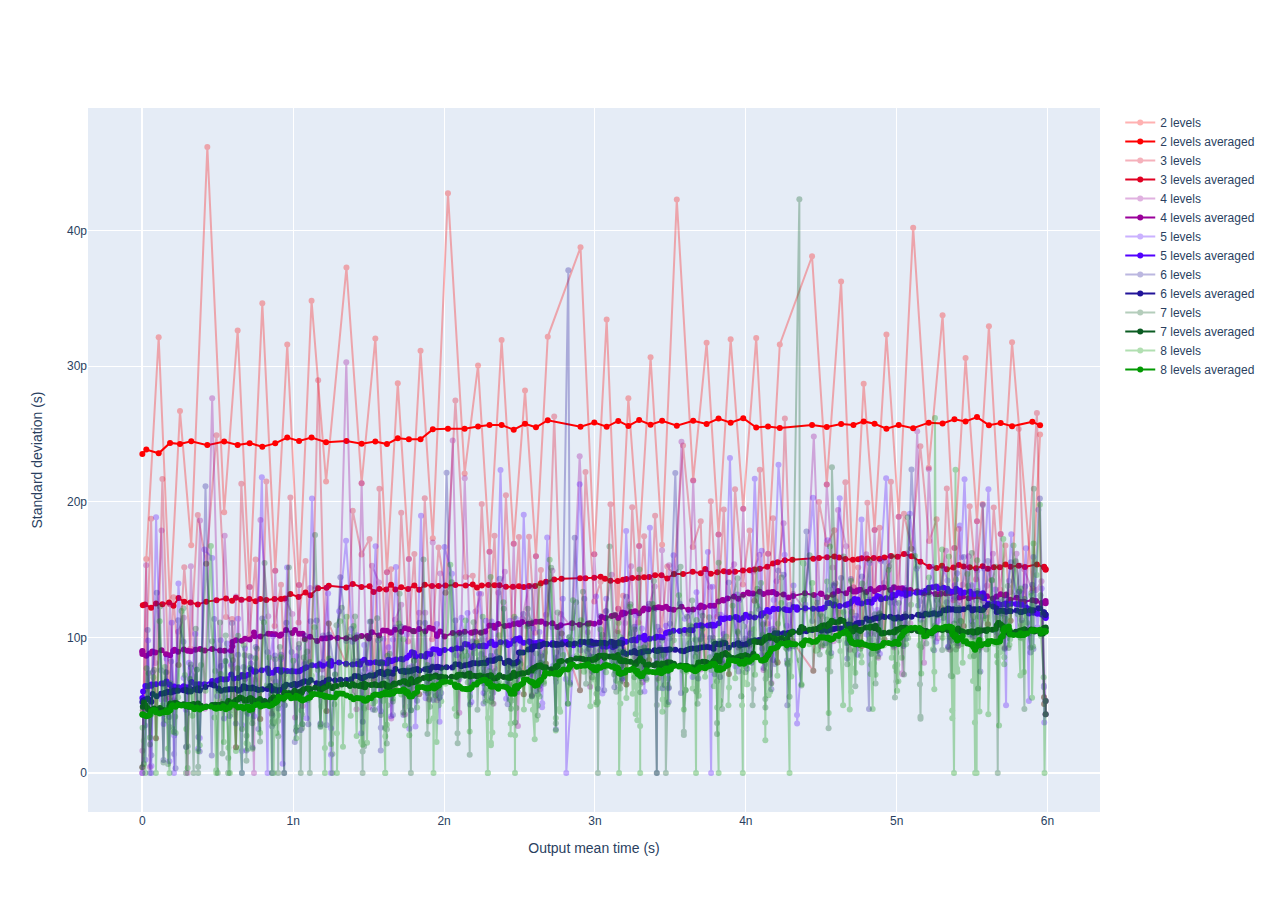
<file: media/processed_by_script_time_resolution_FOR_TIPP/Time resolution std vs time.html>
<html>
<head><meta charset="utf-8" /></head>
<body>
    <div>
        
                <script type="text/javascript">window.PlotlyConfig = {MathJaxConfig: 'local'};</script>
        <script src="https://cdn.plot.ly/plotly-latest.min.js"></script>    
            <div id="71d7f668-4e9c-4777-a34a-39fd84f6c243" class="plotly-graph-div" style="height:100%; width:100%;"></div>
            <script type="text/javascript">
                
                    window.PLOTLYENV=window.PLOTLYENV || {};
                    
                if (document.getElementById("71d7f668-4e9c-4777-a34a-39fd84f6c243")) {
                    Plotly.newPlot(
                        '71d7f668-4e9c-4777-a34a-39fd84f6c243',
                        [{"marker": {"color": "#ff0002", "symbol": "circle"}, "mode": "lines+markers", "name": "2 levels", "opacity": 0.3, "showlegend": true, "type": "scatter", "x": [1.7777777777777776e-14, 2.616423719758834e-11, 1.0821891573364761e-10, 1.835338042381433e-10, 2.495934095136859e-10, 3.240398313708388e-10, 4.3080639358585596e-10, 5.423542978245963e-10, 6.317660227477884e-10, 7.113088235294117e-10, 7.952110483024744e-10, 8.809152215799614e-10, 9.604450496157576e-10, 1.0388647426981917e-09, 1.1216041339791254e-09, 1.2179328037073817e-09, 1.3528030976259998e-09, 1.4533700637655215e-09, 1.5443505717061506e-09, 1.6212324382002487e-09, 1.693135600300777e-09, 1.7667733443027558e-09, 1.8439971512165076e-09, 1.925303306810716e-09, 2.0257153603967563e-09, 2.136215967024623e-09, 2.2251045289203343e-09, 2.3010477243994943e-09, 2.3814305634068212e-09, 2.4616275359015274e-09, 2.536613528835088e-09, 2.609060837765957e-09, 2.687203086768304e-09, 2.904367180501066e-09, 2.9958140285737344e-09, 3.077634811799157e-09, 3.154707262341901e-09, 3.221491362344194e-09, 3.293034118602762e-09, 3.368625444662057e-09, 3.445294730097709e-09, 3.5424956310953264e-09, 3.651121147115276e-09, 3.74010043869776e-09, 3.819108556638246e-09, 3.8995180584311025e-09, 3.982827952059728e-09, 4.068939740942369e-09, 4.147250927070456e-09, 4.225249516441006e-09, 4.439062006194298e-09, 4.536594453546939e-09, 4.631619256017505e-09, 4.713403638544582e-09, 4.781254156769596e-09, 4.853639542275906e-09, 4.932116597446546e-09, 5.0134268292682924e-09, 5.109306333996263e-09, 5.2126138500997425e-09, 5.304260311907885e-09, 5.382914225758503e-09, 5.456672097759673e-09, 5.5324713778128695e-09, 5.611413303921196e-09, 5.689286617758664e-09, 5.764845409487845e-09, 5.899483537766301e-09, 5.950677414509588e-09], "y": [4.2126206617147694e-13, 1.5769495460156843e-11, 3.21205162171095e-11, 1.2432039982284169e-11, 2.667878923732186e-11, 1.6795258046930175e-11, 4.614548461500872e-11, 1.921279767596309e-11, 3.262102956475778e-11, 1.3720824662233851e-11, 3.461924807188028e-11, 1.4918334946129336e-11, 3.158452593474957e-11, 1.3858305715782784e-11, 3.480293384483141e-11, 2.149088698182983e-11, 3.725848145145333e-11, 2.1358721149244488e-11, 3.203668851434683e-11, 1.479577737556571e-11, 2.8737638398091455e-11, 1.5779357310003108e-11, 3.1117961453024446e-11, 1.7308523585216926e-11, 4.274128606220567e-11, 2.2075180464562613e-11, 3.004091203551759e-11, 1.6313408754404047e-11, 3.191052110498231e-11, 1.690005613444557e-11, 2.8199938955475133e-11, 1.5972433727887693e-11, 3.215129240201833e-11, 3.875001275736013e-11, 1.6118946842734604e-11, 3.342049185695712e-11, 1.2114558591947557e-11, 2.7614813735324976e-11, 1.673848081708492e-11, 3.064296865703054e-11, 1.6833853257902756e-11, 4.2270472584907697e-11, 2.158678473170797e-11, 3.170847608070329e-11, 1.75737119895974e-11, 3.1973074753325983e-11, 1.9487992393733318e-11, 3.206307040400843e-11, 1.6165325624304583e-11, 3.158840752705e-11, 3.808851677062191e-11, 2.126339221757595e-11, 3.623049655444554e-11, 1.369910743581069e-11, 2.8693857832694137e-11, 1.7917903132985403e-11, 3.231344435715526e-11, 1.8898658158460927e-11, 4.019585023906931e-11, 2.2494138224340267e-11, 3.373642246430067e-11, 1.6595757085111795e-11, 3.058806549941583e-11, 1.8555080931699935e-11, 3.293378196986321e-11, 1.761369960806027e-11, 3.1751472795367715e-11, 1.3624514376786279e-11, 2.49512964552393e-11]}, {"marker": {"color": "#ff0002", "symbol": "circle"}, "mode": "lines+markers", "name": "2 levels averaged", "showlegend": true, "type": "scatter", "x": [1.7777777777777776e-14, 2.616423719758834e-11, 1.0821891573364761e-10, 1.835338042381433e-10, 2.495934095136859e-10, 3.240398313708388e-10, 4.3080639358585596e-10, 5.423542978245963e-10, 6.317660227477884e-10, 7.113088235294117e-10, 7.952110483024744e-10, 8.809152215799614e-10, 9.604450496157576e-10, 1.0388647426981917e-09, 1.1216041339791254e-09, 1.2179328037073817e-09, 1.3528030976259998e-09, 1.4533700637655215e-09, 1.5443505717061506e-09, 1.6212324382002487e-09, 1.693135600300777e-09, 1.7667733443027558e-09, 1.8439971512165076e-09, 1.925303306810716e-09, 2.0257153603967563e-09, 2.136215967024623e-09, 2.2251045289203343e-09, 2.3010477243994943e-09, 2.3814305634068212e-09, 2.4616275359015274e-09, 2.536613528835088e-09, 2.609060837765957e-09, 2.687203086768304e-09, 2.904367180501066e-09, 2.9958140285737344e-09, 3.077634811799157e-09, 3.154707262341901e-09, 3.221491362344194e-09, 3.293034118602762e-09, 3.368625444662057e-09, 3.445294730097709e-09, 3.5424956310953264e-09, 3.651121147115276e-09, 3.74010043869776e-09, 3.819108556638246e-09, 3.8995180584311025e-09, 3.982827952059728e-09, 4.068939740942369e-09, 4.147250927070456e-09, 4.225249516441006e-09, 4.439062006194298e-09, 4.536594453546939e-09, 4.631619256017505e-09, 4.713403638544582e-09, 4.781254156769596e-09, 4.853639542275906e-09, 4.932116597446546e-09, 5.0134268292682924e-09, 5.109306333996263e-09, 5.2126138500997425e-09, 5.304260311907885e-09, 5.382914225758503e-09, 5.456672097759673e-09, 5.5324713778128695e-09, 5.611413303921196e-09, 5.689286617758664e-09, 5.764845409487845e-09, 5.899483537766301e-09, 5.950677414509588e-09], "y": [2.3507199873720253e-11, 2.3838102551081306e-11, 2.356603676083696e-11, 2.4333046732891705e-11, 2.424620572257136e-11, 2.44608244749027e-11, 2.4169845342027748e-11, 2.4436765195922732e-11, 2.418554156054016e-11, 2.4315038250699352e-11, 2.405433185936149e-11, 2.429969430004806e-11, 2.472470366643959e-11, 2.447882490004802e-11, 2.4727204537739938e-11, 2.4386322214880684e-11, 2.4471282518050274e-11, 2.4273005551358856e-11, 2.4432254629000648e-11, 2.4246927766290943e-11, 2.4676059785781818e-11, 2.460421617987312e-11, 2.460421617987312e-11, 2.5331825808118043e-11, 2.5373784332058524e-11, 2.5370355460807747e-11, 2.553444737735308e-11, 2.5659663218438813e-11, 2.5645013627214957e-11, 2.53064769507508e-11, 2.5745447162254495e-11, 2.5481316061157246e-11, 2.6004796802836584e-11, 2.5518281904323337e-11, 2.583864290168531e-11, 2.5520814464434986e-11, 2.595000373516458e-11, 2.5580136858737354e-11, 2.6015136004254546e-11, 2.567177918501936e-11, 2.5959632703974155e-11, 2.5600541275387292e-11, 2.5967803789895437e-11, 2.573100012788633e-11, 2.612994023625517e-11, 2.5815887635209494e-11, 2.615177017498044e-11, 2.546274187031771e-11, 2.5541522368125962e-11, 2.5434394042711878e-11, 2.565685709852426e-11, 2.550051549836281e-11, 2.5721040097437613e-11, 2.5655805916962942e-11, 2.591751867882984e-11, 2.5744358297630155e-11, 2.53727681702093e-11, 2.5644939385723263e-11, 2.540931658356466e-11, 2.5824777770802695e-11, 2.5767034675172942e-11, 2.6067986470442544e-11, 2.5910228464008474e-11, 2.6234384721369394e-11, 2.5640455541238346e-11, 2.5796365956989513e-11, 2.5559881552040963e-11, 2.5892638617142777e-11, 2.5628271828613073e-11]}, {"marker": {"color": "#e10022", "symbol": "circle"}, "mode": "lines+markers", "name": "3 levels", "opacity": 0.3, "showlegend": true, "type": "scatter", "x": [3.1007315700619017e-12, 1.7597955706984666e-11, 5.8124002298703784e-11, 9.051359516616313e-11, 1.3276868521549371e-10, 1.7707023776988247e-10, 2.0631799561779556e-10, 2.397438844196355e-10, 2.7796302174258056e-10, 3.1903096255991707e-10, 3.675436369406537e-10, 4.2350230794592803e-10, 4.913387395077535e-10, 5.545176233635448e-10, 5.949141934181304e-10, 6.202610966057441e-10, 6.560486083888671e-10, 7.085552299656006e-10, 7.506500424612059e-10, 7.814197212183788e-10, 8.215856507230256e-10, 8.763726352837661e-10, 9.190371329879101e-10, 9.446994535519124e-10, 9.812770206766915e-10, 1.035401734406018e-09, 1.0817068459279865e-09, 1.1138332557056357e-09, 1.1654035319359632e-09, 1.2211607142857144e-09, 1.2357191634656423e-09, 1.3520893318567737e-09, 1.3947091129701767e-09, 1.4526060750257752e-09, 1.5057605340607277e-09, 1.53304e-09, 1.571288551864637e-09, 1.616214611872146e-09, 1.6486603036876353e-09, 1.676963589076723e-09, 1.7159960069556255e-09, 1.7616315049226442e-09, 1.8031230235248743e-09, 1.8349671322925225e-09, 1.871914604800395e-09, 1.920084835630965e-09, 1.963362081895905e-09, 2.0094419432520155e-09, 2.075036015732025e-09, 2.1431714181950248e-09, 2.18985035729298e-09, 2.217746170678337e-09, 2.2496216712580347e-09, 2.294099422370033e-09, 2.334340801378716e-09, 2.3671679116596297e-09, 2.40995538858887e-09, 2.4563899042645776e-09, 2.4959933774834435e-09, 2.5278786644951137e-09, 2.563170171535204e-09, 2.6039657004097736e-09, 2.6416477370504213e-09, 2.6751707513057458e-09, 2.730025464962939e-09, 2.778871595330739e-09, 2.9008522283033618e-09, 2.9376050235823185e-09, 2.9953881598717816e-09, 3.037776745050655e-09, 3.066516547253497e-09, 3.1029226470214656e-09, 3.1514095607235143e-09, 3.1864037755637125e-09, 3.2083846153846154e-09, 3.246940662727973e-09, 3.287921402427278e-09, 3.3259970820855412e-09, 3.358962170233947e-09, 3.3988042371155014e-09, 3.4412653673163414e-09, 3.479490247074122e-09, 3.5237814722275603e-09, 3.5842238248417556e-09, 3.6480655873806555e-09, 3.7011469684269346e-09, 3.731297107800176e-09, 3.768228109733183e-09, 3.811526297085998e-09, 3.85408526571635e-09, 3.8882668977469665e-09, 3.92894730538922e-09, 3.980605091905469e-09, 4.025411644386003e-09, 4.057339246119733e-09, 4.093042005790134e-09, 4.141933114247051e-09, 4.180225694444444e-09, 4.210686498855836e-09, 4.258904103165298e-09, 4.308895412844036e-09, 4.447569593147751e-09, 4.48518516086671e-09, 4.5385570616528204e-09, 4.587185638514891e-09, 4.618511494252874e-09, 4.659979191438763e-09, 4.709632693116502e-09, 4.745035474411125e-09, 4.76854394175767e-09, 4.805964704332938e-09, 4.848179267084846e-09, 4.886705478905814e-09, 4.9188172304697e-09, 4.961874922523862e-09, 5.006784301313498e-09, 5.048322832935042e-09, 5.097983404810739e-09, 5.15692664092664e-09, 5.215820579015305e-09, 5.264876688197299e-09, 5.300347610180013e-09, 5.33231988023205e-09, 5.376446872645064e-09, 5.41192992439639e-09, 5.443361482524044e-09, 5.484026733500418e-09, 5.5261614834282375e-09, 5.569752037333704e-09, 5.6042278412180525e-09, 5.643499158012909e-09, 5.684245957711442e-09, 5.720938815730538e-09, 5.755117979395148e-09, 5.808775245599162e-09, 5.850340080971659e-09, 5.929479238674594e-09, 5.9768448098663925e-09, 5.977307692307693e-09, 5.987154504688136e-09, 5.987499999999999e-09], "y": [4.625232905599508e-12, 6.125796997986064e-12, 1.8744657519593277e-11, 2.556130490969669e-12, 2.1669024033888006e-11, 5.576689588367053e-12, 1.2957418227148926e-11, 7.960669817667686e-12, 1.5175560377369375e-11, 9.164837584642027e-12, 1.901700244717188e-11, 1.5434916311974567e-11, 2.4903957770085914e-11, 1.1496045188497203e-11, 1.1354719067617824e-11, 1.8939854917307783e-12, 2.1316619441870924e-11, 9.97650640567214e-12, 1.5746012136636568e-11, 3.987316406647529e-12, 2.1492804882773006e-11, 1.0842072690109573e-11, 1.3885679408793751e-11, 6.2979179252510625e-12, 2.031333149033939e-11, 1.1097587332117118e-11, 1.5637673715758293e-11, 5.797077204815555e-12, 2.8943372740880133e-11, 4.579756644011476e-12, 1.1013769551978394e-11, 8.004575603881202e-12, 1.9333934147403652e-11, 1.6115719740853177e-11, 1.7248073116888693e-11, 6.838011406834586e-12, 2.094718192625144e-11, 7.504006005321189e-12, 1.5014425713869884e-11, 6.14201041434908e-12, 1.9180700099085467e-11, 9.702135879925357e-12, 1.6140170755933326e-11, 5.813005372783546e-12, 2.0245439462543532e-11, 9.855435067547706e-12, 1.662451567473237e-11, 1.3288380061485734e-11, 2.7451841293449553e-11, 1.4458076882766087e-11, 1.4542291345495087e-11, 9.697679096868211e-12, 1.9829796010495325e-11, 9.831340948772462e-12, 1.7490685148739217e-11, 7.147683283021073e-12, 2.0473908190856603e-11, 9.849402260139636e-12, 1.739927491433253e-11, 5.807997477488323e-12, 1.7413438547585315e-11, 1.0343003808006629e-11, 1.4971854037146612e-11, 8.048977004166685e-12, 2.627321335096641e-11, 1.0282538303015223e-11, 6.1114915757258804e-12, 2.2190445968487157e-11, 1.2634811967518884e-11, 1.4100075646877576e-11, 8.685999500802689e-12, 1.981929635658447e-11, 1.0448110325210009e-11, 1.3065064333510654e-11, 6.519482703123357e-12, 1.9581173910568855e-11, 1.1088616381309494e-11, 1.7451962103817268e-11, 8.338475680474076e-12, 1.896780054281988e-11, 1.0410756603195822e-11, 1.5215836697825676e-11, 1.4643233282881397e-11, 2.4136899876445768e-11, 1.6668895291352183e-11, 1.856391882217133e-11, 7.747113932425414e-12, 2.0037190187924743e-11, 1.1533064145802617e-11, 1.942421072359933e-11, 7.296267860450948e-12, 2.092200175436697e-11, 1.389534469818663e-11, 1.7883694558869653e-11, 1.2705699555927594e-11, 2.2356759499929975e-11, 1.0997678766116983e-11, 1.8773811719046102e-11, 8.145424561611272e-12, 2.6138856274024194e-11, 9.710964061034234e-12, 7.531729914766666e-12, 1.9969490594071955e-11, 1.6876286696697565e-11, 1.7897739059266345e-11, 1.0290179731988836e-11, 2.1436093553567718e-11, 1.1056852279502864e-11, 1.514681313262063e-11, 9.372485952984131e-12, 1.991275102043406e-11, 1.315409670570063e-11, 1.8084795823762433e-11, 9.854770931884487e-12, 2.1476119898597178e-11, 1.3569098381012742e-11, 1.911685598720445e-11, 1.6538173782553305e-11, 2.4079240889882848e-11, 1.709398164929893e-11, 1.869924690237692e-11, 1.2154737354665031e-11, 2.0980315582810938e-11, 1.2734522041929256e-11, 1.7985224573789755e-11, 1.0831379373368294e-11, 1.9659616945728804e-11, 1.4290978377173456e-11, 1.98274180476541e-11, 1.096929657679496e-11, 1.9574832824875297e-11, 1.3522501142262546e-11, 1.6762942954182315e-11, 1.1224218896449029e-11, 2.536613654570098e-11, 1.1960026742008433e-11, 2.6530235989894136e-11, 5.590842450939581e-12, 5.082165125895019e-12, 5.308979184065594e-12, 4.330127018922089e-12]}, {"marker": {"color": "#e10022", "symbol": "circle"}, "mode": "lines+markers", "name": "3 levels averaged", "showlegend": true, "type": "scatter", "x": [3.1007315700619017e-12, 1.7597955706984666e-11, 5.8124002298703784e-11, 9.051359516616313e-11, 1.3276868521549371e-10, 1.7707023776988247e-10, 2.0631799561779556e-10, 2.397438844196355e-10, 2.7796302174258056e-10, 3.1903096255991707e-10, 3.675436369406537e-10, 4.2350230794592803e-10, 4.913387395077535e-10, 5.545176233635448e-10, 5.949141934181304e-10, 6.202610966057441e-10, 6.560486083888671e-10, 7.085552299656006e-10, 7.506500424612059e-10, 7.814197212183788e-10, 8.215856507230256e-10, 8.763726352837661e-10, 9.190371329879101e-10, 9.446994535519124e-10, 9.812770206766915e-10, 1.035401734406018e-09, 1.0817068459279865e-09, 1.1138332557056357e-09, 1.1654035319359632e-09, 1.2211607142857144e-09, 1.2357191634656423e-09, 1.3520893318567737e-09, 1.3947091129701767e-09, 1.4526060750257752e-09, 1.5057605340607277e-09, 1.53304e-09, 1.571288551864637e-09, 1.616214611872146e-09, 1.6486603036876353e-09, 1.676963589076723e-09, 1.7159960069556255e-09, 1.7616315049226442e-09, 1.8031230235248743e-09, 1.8349671322925225e-09, 1.871914604800395e-09, 1.920084835630965e-09, 1.963362081895905e-09, 2.0094419432520155e-09, 2.075036015732025e-09, 2.1431714181950248e-09, 2.18985035729298e-09, 2.217746170678337e-09, 2.2496216712580347e-09, 2.294099422370033e-09, 2.334340801378716e-09, 2.3671679116596297e-09, 2.40995538858887e-09, 2.4563899042645776e-09, 2.4959933774834435e-09, 2.5278786644951137e-09, 2.563170171535204e-09, 2.6039657004097736e-09, 2.6416477370504213e-09, 2.6751707513057458e-09, 2.730025464962939e-09, 2.778871595330739e-09, 2.9008522283033618e-09, 2.9376050235823185e-09, 2.9953881598717816e-09, 3.037776745050655e-09, 3.066516547253497e-09, 3.1029226470214656e-09, 3.1514095607235143e-09, 3.1864037755637125e-09, 3.2083846153846154e-09, 3.246940662727973e-09, 3.287921402427278e-09, 3.3259970820855412e-09, 3.358962170233947e-09, 3.3988042371155014e-09, 3.4412653673163414e-09, 3.479490247074122e-09, 3.5237814722275603e-09, 3.5842238248417556e-09, 3.6480655873806555e-09, 3.7011469684269346e-09, 3.731297107800176e-09, 3.768228109733183e-09, 3.811526297085998e-09, 3.85408526571635e-09, 3.8882668977469665e-09, 3.92894730538922e-09, 3.980605091905469e-09, 4.025411644386003e-09, 4.057339246119733e-09, 4.093042005790134e-09, 4.141933114247051e-09, 4.180225694444444e-09, 4.210686498855836e-09, 4.258904103165298e-09, 4.308895412844036e-09, 4.447569593147751e-09, 4.48518516086671e-09, 4.5385570616528204e-09, 4.587185638514891e-09, 4.618511494252874e-09, 4.659979191438763e-09, 4.709632693116502e-09, 4.745035474411125e-09, 4.76854394175767e-09, 4.805964704332938e-09, 4.848179267084846e-09, 4.886705478905814e-09, 4.9188172304697e-09, 4.961874922523862e-09, 5.006784301313498e-09, 5.048322832935042e-09, 5.097983404810739e-09, 5.15692664092664e-09, 5.215820579015305e-09, 5.264876688197299e-09, 5.300347610180013e-09, 5.33231988023205e-09, 5.376446872645064e-09, 5.41192992439639e-09, 5.443361482524044e-09, 5.484026733500418e-09, 5.5261614834282375e-09, 5.569752037333704e-09, 5.6042278412180525e-09, 5.643499158012909e-09, 5.684245957711442e-09, 5.720938815730538e-09, 5.755117979395148e-09, 5.808775245599162e-09, 5.850340080971659e-09, 5.929479238674594e-09, 5.9768448098663925e-09, 5.977307692307693e-09, 5.987154504688136e-09, 5.987499999999999e-09], "y": [1.2364453444728162e-11, 1.243059370403536e-11, 1.2175065546586012e-11, 1.2500596184336147e-11, 1.2446634305404647e-11, 1.256482095023256e-11, 1.2323115816467666e-11, 1.2896228124206028e-11, 1.2619012408199543e-11, 1.2567230380579506e-11, 1.2424647418807685e-11, 1.2634019743916653e-11, 1.2736422685003022e-11, 1.2865326983056897e-11, 1.2697901550384055e-11, 1.2920855074056147e-11, 1.2778306414352596e-11, 1.2835642806647911e-11, 1.266830199684044e-11, 1.2827140974943975e-11, 1.2752736091729246e-11, 1.2831513642059574e-11, 1.2831513642059574e-11, 1.2859136257575484e-11, 1.3187500035821003e-11, 1.298077393228506e-11, 1.330794568074466e-11, 1.311304698371205e-11, 1.3621771441969784e-11, 1.3656670480472508e-11, 1.3809731446235936e-11, 1.36823388583173e-11, 1.3930361147290635e-11, 1.3716741112444137e-11, 1.3764549690043315e-11, 1.335161307406506e-11, 1.356040058574784e-11, 1.3525393218132068e-11, 1.3885981344239085e-11, 1.352531571716042e-11, 1.3698267627437468e-11, 1.3572616270957703e-11, 1.3828070634457682e-11, 1.3515423474490091e-11, 1.387428721078909e-11, 1.3790493231584937e-11, 1.3786157735084352e-11, 1.3829811560157555e-11, 1.3865560970283177e-11, 1.3829802875658047e-11, 1.389698711509961e-11, 1.3684799292209012e-11, 1.3821272633632235e-11, 1.386897716343531e-11, 1.3834440119231639e-11, 1.3840189881165712e-11, 1.3723280500711205e-11, 1.3728022105058383e-11, 1.3762916623049998e-11, 1.3716884497853917e-11, 1.378448334896728e-11, 1.3789167325338346e-11, 1.3986870182746073e-11, 1.4102130642684685e-11, 1.4264148303415542e-11, 1.4320514537514101e-11, 1.4365493806342979e-11, 1.4360650799956493e-11, 1.4399665429683353e-11, 1.4464774616866309e-11, 1.4325423170330615e-11, 1.4173566436863579e-11, 1.4160479641873358e-11, 1.4238186693347184e-11, 1.4308140657511355e-11, 1.4366907250288907e-11, 1.4394031385575989e-11, 1.4423871538373822e-11, 1.444707482392243e-11, 1.4578817802600752e-11, 1.45755983095983e-11, 1.4346120518910718e-11, 1.4675457568133597e-11, 1.466296566462458e-11, 1.4838657182095738e-11, 1.472978103546416e-11, 1.5041109327310697e-11, 1.4687240465183635e-11, 1.4800363135639574e-11, 1.4876200214180462e-11, 1.482323056422574e-11, 1.483530695348578e-11, 1.4927974864576127e-11, 1.4955155595531516e-11, 1.4993686375578323e-11, 1.5066267493155132e-11, 1.520700683393871e-11, 1.5439999649739404e-11, 1.554460585856066e-11, 1.5684265515955763e-11, 1.571327213917808e-11, 1.5802022410670896e-11, 1.5848825086019522e-11, 1.5902866142734255e-11, 1.596727051194272e-11, 1.5878622746605208e-11, 1.5774499887751323e-11, 1.571919949439833e-11, 1.5748583197316536e-11, 1.5823517677418152e-11, 1.5812765180603046e-11, 1.5859031157264906e-11, 1.579714120913893e-11, 1.5888488907650512e-11, 1.5991840879542e-11, 1.5946833485212277e-11, 1.6147915844073307e-11, 1.5982454050934054e-11, 1.558071929804952e-11, 1.5195735392113638e-11, 1.5112524314743118e-11, 1.5278407642198638e-11, 1.5013518651178502e-11, 1.5146082515932104e-11, 1.53413223262184e-11, 1.521952842443278e-11, 1.517475117383103e-11, 1.5099112621457827e-11, 1.5236510704014084e-11, 1.505417003196839e-11, 1.5175300872952193e-11, 1.5176191114837553e-11, 1.5363407410381212e-11, 1.521176262337945e-11, 1.5282716620540787e-11, 1.5182642363282874e-11, 1.5379970934816147e-11, 1.5145503666978417e-11, 1.5208559878417043e-11, 1.5045714207217568e-11, 1.4980824660463834e-11]}, {"marker": {"color": "#9a009a", "symbol": "circle"}, "mode": "lines+markers", "name": "4 levels", "opacity": 0.3, "showlegend": true, "type": "scatter", "x": [0.0, 0.0, 2.7777777777777774e-13, 2.5251370026209198e-11, 4.997991967871486e-11, 6.619686069326357e-11, 8.650386140680441e-11, 1.27160502346122e-10, 1.575869937250428e-10, 1.835338042381433e-10, 2.0407348242811496e-10, 2.1306860321384425e-10, 2.3677139886796805e-10, 2.7492709904474604e-10, 3.0000000000000015e-10, 3.217637362637362e-10, 3.5252455795677795e-10, 3.8265533791672073e-10, 4.133920704845815e-10, 4.6288108642399756e-10, 5.146974885844748e-10, 5.457448743964732e-10, 5.879593671341244e-10, 5.959999999999999e-10, 5.972650602409638e-10, 6.209495982468955e-10, 6.585696615315416e-10, 6.805811481218993e-10, 7.113088235294117e-10, 7.4e-10, 7.451915101244207e-10, 7.826426152643918e-10, 8.345526500350665e-10, 8.573958333333332e-10, 8.809152215799614e-10, 9.1123727486296e-10, 9.203551632108395e-10, 9.52299876554933e-10, 9.94195804195804e-10, 1.012136752136752e-09, 1.0388647426981917e-09, 1.0623267326732671e-09, 1.0765366588550386e-09, 1.1116710480196286e-09, 1.1585555359350169e-09, 1.191291232638889e-09, 1.2203282954659192e-09, 1.2459540686135526e-09, 1.2946474358974359e-09, 1.351814992905565e-09, 1.4077878260869568e-09, 1.4196688741721851e-09, 1.4533700637655215e-09, 1.4919463943841733e-09, 1.50125e-09, 1.5013636363636362e-09, 1.521863559390372e-09, 1.5688188976377951e-09, 1.5949755381604696e-09, 1.6212324382002487e-09, 1.6441322314049586e-09, 1.649751037344398e-09, 1.6750930660666804e-09, 1.716092514882404e-09, 1.7411119936457505e-09, 1.7667733443027558e-09, 1.7944773175542404e-09, 1.8032976215984572e-09, 1.834779052369077e-09, 1.8755527612916207e-09, 1.9013677811550155e-09, 1.9247766297480116e-09, 1.9525e-09, 1.9541056910569106e-09, 1.97445261669024e-09, 2.00393849416755e-09, 2.057236144226558e-09, 2.1011396011396004e-09, 2.1368966661137833e-09, 2.179953895804518e-09, 2.188331034482758e-09, 2.2080021887159533e-09, 2.2453283132530117e-09, 2.272165528324628e-09, 2.3010477243994943e-09, 2.3280183486238534e-09, 2.3348091934084995e-09, 2.359328023892484e-09, 2.4029959762071374e-09, 2.4322247394653375e-09, 2.4616275359015274e-09, 2.4894374282433984e-09, 2.497891710589363e-09, 2.5179965217391303e-09, 2.558090672128095e-09, 2.5821830985915497e-09, 2.609060837765957e-09, 2.6356292026897214e-09, 2.6449510676156586e-09, 2.6750547231962595e-09, 2.7180184212791596e-09, 2.750880201188843e-09, 2.7733566629339303e-09, 2.8488939222348056e-09, 2.8987855487676426e-09, 2.9524875084402425e-09, 2.9684117647058823e-09, 2.9958140285737344e-09, 3.0311926420052557e-09, 3.0445447647951445e-09, 3.0696118172449326e-09, 3.11051042477723e-09, 3.132992125984252e-09, 3.154707262341901e-09, 3.1772093023255813e-09, 3.1818259023354563e-09, 3.199512706313859e-09, 3.2396684327465387e-09, 3.2660477453580903e-09, 3.293034118602762e-09, 3.316698795180723e-09, 3.325985346134411e-09, 3.355185300207039e-09, 3.3966373962012028e-09, 3.421021611001965e-09, 3.444564913147279e-09, 3.4714454277286135e-09, 3.4918344218209754e-09, 3.5211500730536424e-09, 3.573556103575832e-09, 3.6187719298245612e-09, 3.651225576258707e-09, 3.691718357082983e-09, 3.701649282920469e-09, 3.724056221020092e-09, 3.764249498257103e-09, 3.789897641299511e-09, 3.819108556638246e-09, 3.84603076923077e-09, 3.8524296357615896e-09, 3.879335765740479e-09, 3.9226771136342305e-09, 3.949679197994987e-09, 3.982827952059728e-09, 4.013661971830986e-09, 4.0235676741130085e-09, 4.048007928642219e-09, 4.091484864768046e-09, 4.1170132238942095e-09, 4.147250927070456e-09, 4.170084033613444e-09, 4.181320457232953e-09, 4.2033185607259686e-09, 4.250398397507233e-09, 4.28335312338668e-09, 4.313476304739052e-09, 4.392236233225359e-09, 4.4507344492868456e-09, 4.497312379730597e-09, 4.501820368885324e-09, 4.536594453546939e-09, 4.5748943918426805e-09, 4.581449184441655e-09, 4.611544817052003e-09, 4.665038759689922e-09, 4.6895471698113195e-09, 4.713403638544582e-09, 4.7329444444444455e-09, 4.741796843383247e-09, 4.759552475247524e-09, 4.79898079115867e-09, 4.8260732984293196e-09, 4.853639542275906e-09, 4.878161057692309e-09, 4.888106228264305e-09, 4.915435913123279e-09, 4.95824564586357e-09, 4.9827419354838714e-09, 5.013386030468526e-09, 5.037083333333334e-09, 5.038444444444444e-09, 5.0655052083333326e-09, 5.0909460458240945e-09, 5.136018435920309e-09, 5.181418918918918e-09, 5.212879232051503e-09, 5.2564970382337095e-09, 5.271717197452228e-09, 5.2920712128437466e-09, 5.326694572476719e-09, 5.353968088796393e-09, 5.382914225758503e-09, 5.406437768240344e-09, 5.415968331303288e-09, 5.43701772209053e-09, 5.477984004412575e-09, 5.503706844336767e-09, 5.5324713778128695e-09, 5.558552544613351e-09, 5.572806390081069e-09, 5.5979001659947816e-09, 5.638141284403669e-09, 5.662955271565495e-09, 5.689286617758664e-09, 5.715531547104581e-09, 5.7254612207434594e-09, 5.753846067667487e-09, 5.794612512521628e-09, 5.823889679715302e-09, 5.844920963035019e-09, 5.899426679586562e-09, 5.924384068278806e-09, 5.959768350810295e-09, 5.987154504688136e-09, 5.987499999999999e-09], "y": [0.0, 0.0, 1.643355495305449e-12, 1.5321662727348002e-11, 4.476605785061837e-13, 8.860326877064343e-12, 8.105179980092997e-12, 1.7884328460836744e-11, 5.46173660278102e-12, 1.2432039982284169e-11, 6.4338139042967835e-12, 5.396193379908116e-12, 1.041287332893777e-11, 1.1440150278379191e-11, 1.550963648536927e-25, 1.5249543437471243e-11, 5.074289564903431e-12, 1.8615823087459744e-11, 4.734402039692669e-12, 2.7627592233117047e-11, 5.269000675841258e-12, 1.748465307059475e-11, 7.881936446415165e-12, 4.89897948556639e-12, 5.476311170168828e-12, 1.3007349305875833e-11, 1.2729424298225945e-11, 6.927970943148946e-12, 1.3720824662233851e-11, 1.0339757656912846e-25, 6.867594963924197e-12, 1.865488844142068e-11, 1.1559699341830526e-11, 4.3886196735293385e-12, 1.4918334946129336e-11, 5.8862292152722215e-12, 7.582916970223538e-12, 1.27282017923181e-11, 1.1716669408820383e-11, 4.0990013019766686e-12, 1.3858305715782784e-11, 4.945129105072055e-12, 8.18929330852144e-12, 1.3640112678250394e-11, 1.3678043439032052e-11, 7.623650350137888e-12, 1.3640372901162628e-11, 6.468272419321727e-12, 6.367512404628567e-12, 3.0284738111371074e-11, 6.070042587431517e-12, 4.7102188299131574e-12, 2.1358721149244488e-11, 5.380452051729903e-12, 4.8412291827592545e-12, 5.7436034609166065e-12, 1.5282288911208793e-11, 1.4046090603865172e-11, 5.729501746933413e-12, 1.479577737556571e-11, 7.002882698947037e-12, 4.027942979990855e-12, 1.1303676112988571e-11, 1.2401438480373947e-11, 4.315147682317916e-12, 1.5779357310003108e-11, 5.641577330576282e-12, 7.644747817152672e-12, 1.1816281092315728e-11, 1.181662345811882e-11, 5.425510629742026e-12, 1.699680070199619e-11, 5.3619026473818485e-12, 6.296615438936684e-12, 1.4711262960281445e-11, 7.850163128693761e-12, 2.4513774931794376e-11, 4.44791303031444e-12, 2.172663726123788e-11, 6.491310274013578e-12, 7.177283934537581e-12, 1.1908556216554157e-11, 1.3188189981426985e-11, 6.950083238566461e-12, 1.6313408754404047e-11, 5.115154048773348e-12, 7.701219339475848e-12, 1.3289157551908626e-11, 1.483430708877874e-11, 6.5392935642564434e-12, 1.690005613444557e-11, 3.4595148812878825e-12, 7.555053541627932e-12, 1.1381041421756135e-11, 1.365089812704096e-11, 5.752059910643498e-12, 1.5972433727887693e-11, 6.168687954808345e-12, 8.657547091179852e-12, 1.1675339388687179e-11, 1.491816954410983e-11, 8.274983998715864e-12, 1.1728469724472815e-11, 1.0688972386117787e-11, 2.334245420349253e-11, 1.0376960498485719e-11, 6.357569120434908e-12, 1.6118946842734604e-11, 8.984898636657795e-12, 7.828630137570137e-12, 1.1901462201178756e-11, 1.4612651600562012e-11, 8.63201882664178e-12, 1.2114558591947557e-11, 1.1678957701850832e-11, 6.801667709743962e-12, 1.1052707146883271e-11, 1.5237855286278553e-11, 8.557984557775543e-12, 1.673848081708492e-11, 6.6906425209833395e-12, 9.277964980415485e-12, 1.2259142498819286e-11, 1.3740374360959114e-11, 6.989855444396063e-12, 1.642437425430438e-11, 8.271167608482473e-12, 1.530695828309662e-11, 9.08416428739264e-12, 2.4419883281685076e-11, 1.0271776258459248e-11, 2.1535177339498296e-11, 9.02066956753624e-12, 7.630964942427086e-12, 1.4804167557278592e-11, 1.3698000805252915e-11, 9.134227689674834e-12, 1.75737119895974e-11, 8.034481900426707e-12, 9.719536337824785e-12, 1.4807474151370696e-11, 1.5386308097497242e-11, 9.258057161976818e-12, 1.9487992393733318e-11, 9.820851146343799e-12, 9.373528077752524e-12, 1.4836937826060057e-11, 1.6082863916140788e-11, 7.59606710905961e-12, 1.6165325624304583e-11, 6.631027777669624e-12, 9.884561690963943e-12, 1.4135162315016763e-11, 1.8415940537862046e-11, 9.31775617163756e-12, 1.318893850173533e-11, 1.202762520759641e-11, 2.4800519640107875e-11, 1.1885677126864876e-11, 9.32216588398286e-12, 2.126339221757595e-11, 1.515421302745754e-11, 9.712052038206579e-12, 1.937925787208145e-11, 1.671213347381651e-11, 9.086376638556476e-12, 1.369910743581069e-11, 1.2458697195231542e-11, 9.414722263391418e-12, 1.2619764953061172e-11, 1.6120426524309215e-11, 1.0285193399080639e-11, 1.7917903132985403e-11, 8.498191144440051e-12, 1.1785793750762028e-11, 1.4007789175352007e-11, 1.5950391364162323e-11, 9.261506787163321e-12, 1.8886908410523212e-11, 7.347996703562e-12, 7.289430874158673e-12, 1.6181103110519527e-11, 1.1022689136093416e-11, 2.5184147979192873e-11, 8.138176229646133e-12, 2.2391479549470003e-11, 1.1786176877164125e-11, 9.935153942716401e-12, 1.3818728446021592e-11, 1.6386037854114503e-11, 9.082140753654262e-12, 1.6595757085111795e-11, 9.374580041596533e-12, 1.2709719073559874e-11, 1.388358959384645e-11, 1.5977350030232835e-11, 1.0024624818982157e-11, 1.8555080931699935e-11, 9.24549774152746e-12, 1.2703928221686362e-11, 1.380060562609828e-11, 1.615845398073563e-11, 1.0113789309226666e-11, 1.761369960806027e-11, 9.231400442617774e-12, 1.2564865624653266e-11, 1.3341817298959004e-11, 1.61679900221093e-11, 1.0567286536158547e-11, 1.502166328820344e-11, 1.3443493045110197e-11, 1.3483476087552118e-11, 1.4136529874045899e-11, 5.308979184065594e-12, 4.330127018922089e-12]}, {"marker": {"color": "#9a009a", "symbol": "circle"}, "mode": "lines+markers", "name": "4 levels averaged", "showlegend": true, "type": "scatter", "x": [0.0, 0.0, 2.7777777777777774e-13, 2.5251370026209198e-11, 4.997991967871486e-11, 6.619686069326357e-11, 8.650386140680441e-11, 1.27160502346122e-10, 1.575869937250428e-10, 1.835338042381433e-10, 2.0407348242811496e-10, 2.1306860321384425e-10, 2.3677139886796805e-10, 2.7492709904474604e-10, 3.0000000000000015e-10, 3.217637362637362e-10, 3.5252455795677795e-10, 3.8265533791672073e-10, 4.133920704845815e-10, 4.6288108642399756e-10, 5.146974885844748e-10, 5.457448743964732e-10, 5.879593671341244e-10, 5.959999999999999e-10, 5.972650602409638e-10, 6.209495982468955e-10, 6.585696615315416e-10, 6.805811481218993e-10, 7.113088235294117e-10, 7.4e-10, 7.451915101244207e-10, 7.826426152643918e-10, 8.345526500350665e-10, 8.573958333333332e-10, 8.809152215799614e-10, 9.1123727486296e-10, 9.203551632108395e-10, 9.52299876554933e-10, 9.94195804195804e-10, 1.012136752136752e-09, 1.0388647426981917e-09, 1.0623267326732671e-09, 1.0765366588550386e-09, 1.1116710480196286e-09, 1.1585555359350169e-09, 1.191291232638889e-09, 1.2203282954659192e-09, 1.2459540686135526e-09, 1.2946474358974359e-09, 1.351814992905565e-09, 1.4077878260869568e-09, 1.4196688741721851e-09, 1.4533700637655215e-09, 1.4919463943841733e-09, 1.50125e-09, 1.5013636363636362e-09, 1.521863559390372e-09, 1.5688188976377951e-09, 1.5949755381604696e-09, 1.6212324382002487e-09, 1.6441322314049586e-09, 1.649751037344398e-09, 1.6750930660666804e-09, 1.716092514882404e-09, 1.7411119936457505e-09, 1.7667733443027558e-09, 1.7944773175542404e-09, 1.8032976215984572e-09, 1.834779052369077e-09, 1.8755527612916207e-09, 1.9013677811550155e-09, 1.9247766297480116e-09, 1.9525e-09, 1.9541056910569106e-09, 1.97445261669024e-09, 2.00393849416755e-09, 2.057236144226558e-09, 2.1011396011396004e-09, 2.1368966661137833e-09, 2.179953895804518e-09, 2.188331034482758e-09, 2.2080021887159533e-09, 2.2453283132530117e-09, 2.272165528324628e-09, 2.3010477243994943e-09, 2.3280183486238534e-09, 2.3348091934084995e-09, 2.359328023892484e-09, 2.4029959762071374e-09, 2.4322247394653375e-09, 2.4616275359015274e-09, 2.4894374282433984e-09, 2.497891710589363e-09, 2.5179965217391303e-09, 2.558090672128095e-09, 2.5821830985915497e-09, 2.609060837765957e-09, 2.6356292026897214e-09, 2.6449510676156586e-09, 2.6750547231962595e-09, 2.7180184212791596e-09, 2.750880201188843e-09, 2.7733566629339303e-09, 2.8488939222348056e-09, 2.8987855487676426e-09, 2.9524875084402425e-09, 2.9684117647058823e-09, 2.9958140285737344e-09, 3.0311926420052557e-09, 3.0445447647951445e-09, 3.0696118172449326e-09, 3.11051042477723e-09, 3.132992125984252e-09, 3.154707262341901e-09, 3.1772093023255813e-09, 3.1818259023354563e-09, 3.199512706313859e-09, 3.2396684327465387e-09, 3.2660477453580903e-09, 3.293034118602762e-09, 3.316698795180723e-09, 3.325985346134411e-09, 3.355185300207039e-09, 3.3966373962012028e-09, 3.421021611001965e-09, 3.444564913147279e-09, 3.4714454277286135e-09, 3.4918344218209754e-09, 3.5211500730536424e-09, 3.573556103575832e-09, 3.6187719298245612e-09, 3.651225576258707e-09, 3.691718357082983e-09, 3.701649282920469e-09, 3.724056221020092e-09, 3.764249498257103e-09, 3.789897641299511e-09, 3.819108556638246e-09, 3.84603076923077e-09, 3.8524296357615896e-09, 3.879335765740479e-09, 3.9226771136342305e-09, 3.949679197994987e-09, 3.982827952059728e-09, 4.013661971830986e-09, 4.0235676741130085e-09, 4.048007928642219e-09, 4.091484864768046e-09, 4.1170132238942095e-09, 4.147250927070456e-09, 4.170084033613444e-09, 4.181320457232953e-09, 4.2033185607259686e-09, 4.250398397507233e-09, 4.28335312338668e-09, 4.313476304739052e-09, 4.392236233225359e-09, 4.4507344492868456e-09, 4.497312379730597e-09, 4.501820368885324e-09, 4.536594453546939e-09, 4.5748943918426805e-09, 4.581449184441655e-09, 4.611544817052003e-09, 4.665038759689922e-09, 4.6895471698113195e-09, 4.713403638544582e-09, 4.7329444444444455e-09, 4.741796843383247e-09, 4.759552475247524e-09, 4.79898079115867e-09, 4.8260732984293196e-09, 4.853639542275906e-09, 4.878161057692309e-09, 4.888106228264305e-09, 4.915435913123279e-09, 4.95824564586357e-09, 4.9827419354838714e-09, 5.013386030468526e-09, 5.037083333333334e-09, 5.038444444444444e-09, 5.0655052083333326e-09, 5.0909460458240945e-09, 5.136018435920309e-09, 5.181418918918918e-09, 5.212879232051503e-09, 5.2564970382337095e-09, 5.271717197452228e-09, 5.2920712128437466e-09, 5.326694572476719e-09, 5.353968088796393e-09, 5.382914225758503e-09, 5.406437768240344e-09, 5.415968331303288e-09, 5.43701772209053e-09, 5.477984004412575e-09, 5.503706844336767e-09, 5.5324713778128695e-09, 5.558552544613351e-09, 5.572806390081069e-09, 5.5979001659947816e-09, 5.638141284403669e-09, 5.662955271565495e-09, 5.689286617758664e-09, 5.715531547104581e-09, 5.7254612207434594e-09, 5.753846067667487e-09, 5.794612512521628e-09, 5.823889679715302e-09, 5.844920963035019e-09, 5.899426679586562e-09, 5.924384068278806e-09, 5.959768350810295e-09, 5.987154504688136e-09, 5.987499999999999e-09], "y": [8.995210259310048e-12, 8.94680705005375e-12, 8.77814756820011e-12, 8.646074112278859e-12, 8.813815465878742e-12, 8.958838015224935e-12, 8.88630704836508e-12, 9.053014552291588e-12, 8.751247400548539e-12, 8.690484418721948e-12, 9.00187204443128e-12, 9.079381962534288e-12, 8.941418365798849e-12, 9.112187410951148e-12, 9.022577461071179e-12, 8.983667718075297e-12, 9.082208088450109e-12, 9.149758378716013e-12, 9.023489451797528e-12, 9.141411799699608e-12, 9.04150030697038e-12, 9.021681539564591e-12, 9.021681539564591e-12, 9.3388934623146e-12, 9.656987495780461e-12, 9.796064120311448e-12, 9.756964356911788e-12, 9.896978585767963e-12, 9.839006156176435e-12, 1.0354809833648018e-11, 1.0080058999382782e-11, 1.0062581841874225e-11, 1.0270179078315162e-11, 1.0245682291046165e-11, 1.0232776146926424e-11, 1.0124188475577094e-11, 1.0213540536805689e-11, 1.0540193806663014e-11, 1.0318797488278416e-11, 1.0544878600154282e-11, 1.027481021902608e-11, 1.0258380938567897e-11, 9.87875498228584e-12, 1.0044625628902881e-11, 9.738358061733651e-12, 9.922019012049652e-12, 9.939288729375463e-12, 9.989717488607645e-12, 9.962018227827175e-12, 9.940790301313056e-12, 9.905849363791965e-12, 9.982034853088763e-12, 1.010673026349299e-11, 1.009345166988863e-11, 1.0001739449397021e-11, 9.915471165370584e-12, 1.0383498031841862e-11, 1.0139999847753145e-11, 1.0508381430217464e-11, 1.0482995227980025e-11, 1.0353904115008383e-11, 1.0358366598909168e-11, 1.0569743079826617e-11, 1.0409086743147168e-11, 1.067346533964326e-11, 1.0601973728951444e-11, 1.0463859930375292e-11, 1.0454816072535211e-11, 1.062250576413151e-11, 1.0457364384203459e-11, 1.0699964005485409e-11, 1.0632336156105394e-11, 1.010373884052997e-11, 1.0227250441328217e-11, 1.0435173215680028e-11, 1.0072227605480004e-11, 1.0318552760739489e-11, 1.0349423894973188e-11, 1.0417190025909545e-11, 1.0333307478874157e-11, 1.0353588384461243e-11, 1.0412785646130601e-11, 1.0341452910058675e-11, 1.0427175926039388e-11, 1.0876350605655706e-11, 1.0854799079737033e-11, 1.0714243978343105e-11, 1.0988750935562099e-11, 1.0830740268740113e-11, 1.0881601961926017e-11, 1.0980595319694064e-11, 1.1045627191978861e-11, 1.0971566619153815e-11, 1.1127125874088827e-11, 1.1003455106643585e-11, 1.1036938015070613e-11, 1.1147544798976349e-11, 1.1159791132139068e-11, 1.117625209560609e-11, 1.0995431302240753e-11, 1.1047587802023751e-11, 1.0758083795492996e-11, 1.0892219428628012e-11, 1.1044849438544794e-11, 1.0930461048494605e-11, 1.1005721147863846e-11, 1.1036444040187475e-11, 1.1013038215273349e-11, 1.110534077896217e-11, 1.1494146917153081e-11, 1.1423975259165885e-11, 1.1579809451043083e-11, 1.1637515869724012e-11, 1.1421955609444511e-11, 1.1685784741444297e-11, 1.182864398013325e-11, 1.1776392497991825e-11, 1.18676207273536e-11, 1.1920700308511349e-11, 1.1775284090137794e-11, 1.1976186094709011e-11, 1.2132668908809414e-11, 1.2076453043071963e-11, 1.2182727993063208e-11, 1.2218678391845255e-11, 1.2163912307037807e-11, 1.2260376619594606e-11, 1.2091548938493402e-11, 1.2026876999204422e-11, 1.2254964359759529e-11, 1.2034315079176624e-11, 1.2055237475788396e-11, 1.2201901014798784e-11, 1.2353400511000718e-11, 1.2230263408002476e-11, 1.2336238284167443e-11, 1.2334216577554624e-11, 1.2639369180769906e-11, 1.2757601957912249e-11, 1.2717356812263402e-11, 1.2857485578107528e-11, 1.3010886240193157e-11, 1.2847480919754126e-11, 1.314256499768664e-11, 1.3315452637068061e-11, 1.3241667384503809e-11, 1.3240707688570122e-11, 1.3367890054868622e-11, 1.3204874892289252e-11, 1.330600506309341e-11, 1.332492292916812e-11, 1.3352853838742255e-11, 1.3201644998074823e-11, 1.3160398832632515e-11, 1.2933668981731673e-11, 1.3049648507494832e-11, 1.3243123540558442e-11, 1.311422445288134e-11, 1.3234896722771349e-11, 1.3193356467280353e-11, 1.2954187139014337e-11, 1.3143643446225795e-11, 1.3173949325255298e-11, 1.3415267321251162e-11, 1.3246706115022068e-11, 1.355213454263819e-11, 1.3373022553880764e-11, 1.3375680758447573e-11, 1.3479057511198013e-11, 1.3515083093245793e-11, 1.3352275577839128e-11, 1.3561570693561273e-11, 1.340364637768434e-11, 1.3545011291542253e-11, 1.3638011940446494e-11, 1.3680853515218961e-11, 1.3485706638035708e-11, 1.3700528144083673e-11, 1.3608820219427674e-11, 1.3624548196499537e-11, 1.336873624268536e-11, 1.346810314626375e-11, 1.3486512993362443e-11, 1.3401636421048123e-11, 1.3263896593493711e-11, 1.3330241095504098e-11, 1.3189835500780321e-11, 1.3177181001903408e-11, 1.321162076696392e-11, 1.3242377879810266e-11, 1.3265280108877211e-11, 1.3359902290834436e-11, 1.3395175893648037e-11, 1.2943437343307818e-11, 1.3005256969917754e-11, 1.2888289204130428e-11, 1.2995364766561899e-11, 1.3025604041956898e-11, 1.3000419807767281e-11, 1.2922788977335831e-11, 1.3021742550043196e-11, 1.2858821276140972e-11, 1.3016273406786085e-11, 1.3184709951863361e-11, 1.3093910159176812e-11, 1.3158635816148167e-11, 1.2770716068953178e-11, 1.2925134063596744e-11, 1.2598708357187323e-11, 1.2627727338616723e-11, 1.2727452279205623e-11, 1.2685480118943472e-11, 1.2537457809536629e-11, 1.2681429353531728e-11, 1.2511241191289114e-11]}, {"marker": {"color": "#5201ff", "symbol": "circle"}, "mode": "lines+markers", "name": "5 levels", "opacity": 0.3, "showlegend": true, "type": "scatter", "x": [0.0, 5.049342105263158e-12, 2.0083532219570405e-11, 3.8071358509073076e-11, 6e-11, 6.002762430939226e-11, 9.097266777877582e-11, 1.2748616085965482e-10, 1.4130204390613166e-10, 1.6009776536312848e-10, 1.7992366412213739e-10, 1.9504220948410625e-10, 2.0999999999999992e-10, 2.108333333333333e-10, 2.3926674560216507e-10, 2.7357128732450067e-10, 2.880770615772416e-10, 3.0896097863115516e-10, 3.261918795022921e-10, 3.507649680761354e-10, 3.6976138828633407e-10, 3.8059476253883705e-10, 4.1145245479990924e-10, 4.6304761904761905e-10, 4.961429350791051e-10, 5.197827724761425e-10, 5.415915119363396e-10, 5.606914614981664e-10, 5.889700704225352e-10, 6.054296257248288e-10, 6.35211338646222e-10, 6.6e-10, 6.602739726027397e-10, 6.611382836816362e-10, 6.802636459989402e-10, 7.018224852071005e-10, 7.201953893730673e-10, 7.41395824805567e-10, 7.52445652173913e-10, 7.919423807633414e-10, 8.299999999999999e-10, 8.328927203065132e-10, 8.4031221719457e-10, 8.655093555093554e-10, 8.849824046920822e-10, 9.002600394996706e-10, 9.191660360224004e-10, 9.299516908212561e-10, 9.59236616788029e-10, 9.860338983050845e-10, 9.978616005873714e-10, 1.0204022770398483e-09, 1.039814058030241e-09, 1.056918849013902e-09, 1.0747379310344829e-09, 1.088652550529355e-09, 1.1245768598062509e-09, 1.1580967741935485e-09, 1.1743332684446172e-09, 1.1971118475559238e-09, 1.2315419708029196e-09, 1.25e-09, 1.2501851851851846e-09, 1.2510526315789472e-09, 1.3041609119807079e-09, 1.3503764380369884e-09, 1.3934375846195507e-09, 1.4228332580207861e-09, 1.443128003494976e-09, 1.4504411764705883e-09, 1.4707453577457475e-09, 1.4945583126550868e-09, 1.511620630652652e-09, 1.5458926705478428e-09, 1.5713207547169808e-09, 1.581183717193358e-09, 1.5984033719174633e-09, 1.6219101123595508e-09, 1.6313676490560912e-09, 1.649138799816766e-09, 1.6604225352112679e-09, 1.6810050533408194e-09, 1.7146425957550617e-09, 1.7273271276595742e-09, 1.7521286111446875e-09, 1.7697486413043478e-09, 1.7857962328767122e-09, 1.8014553249097474e-09, 1.8104408060453402e-09, 1.8469312306101345e-09, 1.876950819672131e-09, 1.8780487804878046e-09, 1.885943977591036e-09, 1.9102902777777777e-09, 1.9279670329670325e-09, 1.952196643229757e-09, 1.9703001579778834e-09, 1.973170731707317e-09, 2.003081499107674e-09, 2.0519916240111674e-09, 2.083262042030872e-09, 2.1152261462205696e-09, 2.138882352941177e-09, 2.1556487615941288e-09, 2.1815740740740735e-09, 2.196693865216077e-09, 2.2322901468279617e-09, 2.2548387096774193e-09, 2.2617834394904464e-09, 2.2764841402337226e-09, 2.301479452054795e-09, 2.3151512834516656e-09, 2.33344e-09, 2.3434285714285716e-09, 2.3742127999999995e-09, 2.4111549295774643e-09, 2.4215067079463362e-09, 2.4368072899088762e-09, 2.462542016806722e-09, 2.475830099180681e-09, 2.4999999999999996e-09, 2.503559322033898e-09, 2.5279777850375695e-09, 2.563102538740521e-09, 2.5726220016542595e-09, 2.5933175074183968e-09, 2.611372397841172e-09, 2.6326052055460957e-09, 2.6496959064327483e-09, 2.6508112874779545e-09, 2.6835092024539873e-09, 2.7194696132596686e-09, 2.7387291368621834e-09, 2.7562438220757825e-09, 2.7864415240423794e-09, 2.806415584415584e-09, 2.81e-09, 2.857272727272727e-09, 2.899053373038598e-09, 2.947017100660707e-09, 2.9629079782411602e-09, 2.981549295774648e-09, 2.989904240766074e-09, 3.0073299525961855e-09, 3.037439664218258e-09, 3.0497419354838716e-09, 3.0751042799248787e-09, 3.1035886970172682e-09, 3.118970184744832e-09, 3.1375119617224873e-09, 3.149364833462432e-09, 3.1627097253155157e-09, 3.1812933333333328e-09, 3.1827037037037034e-09, 3.2069104844110416e-09, 3.242193561700371e-09, 3.2584470588235285e-09, 3.274768809224797e-09, 3.291813186813186e-09, 3.3113671825041567e-09, 3.3283484723369118e-09, 3.3312955974842763e-09, 3.3641405860126895e-09, 3.3971045836023235e-09, 3.408595613697576e-09, 3.431047328649078e-09, 3.4482709807886757e-09, 3.470373353791075e-09, 3.4882582278481015e-09, 3.4935272727272725e-09, 3.520756160412304e-09, 3.5622632345798933e-09, 3.5951613704071494e-09, 3.628729452478062e-09, 3.647062298603651e-09, 3.6731401342020804e-09, 3.7002497027348392e-09, 3.7108479117415285e-09, 3.748680908513342e-09, 3.77e-09, 3.778604651162789e-09, 3.781626984126984e-09, 3.795405815972221e-09, 3.8210512129380045e-09, 3.833606215213358e-09, 3.851277445109779e-09, 3.864536585365853e-09, 3.894965848062985e-09, 3.931979166666665e-09, 3.943594470046083e-09, 3.956212979792579e-09, 3.9817393434590885e-09, 3.99886799792531e-09, 4.02194964028777e-09, 4.023172413793103e-09, 4.0592047010497485e-09, 4.1024807527801535e-09, 4.104782608695653e-09, 4.11e-09, 4.119386503067485e-09, 4.141982872200262e-09, 4.157511554366333e-09, 4.181812949640289e-09, 4.18442748091603e-09, 4.216697004171407e-09, 4.257482014388489e-09, 4.270391523996632e-09, 4.2882855118668084e-09, 4.316215893248356e-09, 4.339375e-09, 4.339999999999999e-09, 4.394538692128345e-09, 4.4456165259657205e-09, 4.483938285714286e-09, 4.506676079064139e-09, 4.522669983416252e-09, 4.5423076923076925e-09, 4.554223336467146e-09, 4.581707792207791e-09, 4.586642537056187e-09, 4.622370628468189e-09, 4.661921808761187e-09, 4.672889956149509e-09, 4.691382566585956e-09, 4.70421930267812e-09, 4.720233988300585e-09, 4.741253561253561e-09, 4.741722846441948e-09, 4.767355205141619e-09, 4.801921928327645e-09, 4.81974930362117e-09, 4.8340259301014644e-09, 4.852674825174825e-09, 4.871528874629813e-09, 4.88873828406633e-09, 4.8953521126760556e-09, 4.93010145515682e-09, 4.966517285531369e-09, 4.974552309142318e-09, 4.993414939649283e-09, 5.011756587202009e-09, 5.0339557195571956e-09, 5.055635103926096e-09, 5.061605068637803e-09, 5.087342869527525e-09, 5.1321345763117e-09, 5.1606859437751e-09, 5.193782133676092e-09, 5.212470119521912e-09, 5.236283938814532e-09, 5.26194324491055e-09, 5.276180458158018e-09, 5.3113877088643444e-09, 5.336518151815182e-09, 5.34124484181568e-09, 5.357354917532072e-09, 5.383977055449331e-09, 5.39480915190848e-09, 5.418940677966101e-09, 5.427073170731708e-09, 5.449727310698728e-09, 5.485511921458625e-09, 5.495258918296893e-09, 5.513843304523515e-09, 5.534397435897434e-09, 5.553579274381448e-09, 5.5724368499257064e-09, 5.579537037037037e-09, 5.6080674924165815e-09, 5.643500000000001e-09, 5.654536713286713e-09, 5.6730989583333325e-09, 5.691305506216697e-09, 5.7129208878770635e-09, 5.725e-09, 5.729234972677595e-09, 5.731525821596244e-09, 5.759662830280434e-09, 5.792933855727126e-09, 5.8105764411027565e-09, 5.829119867862199e-09, 5.856679058240397e-09, 5.876136363636363e-09, 5.8763492063492056e-09, 5.906558935361216e-09, 5.93296549907822e-09, 5.960871934604903e-09, 5.978333333333334e-09, 5.987154504688136e-09, 5.987499999999999e-09], "y": [0.0, 4.999756529737043e-12, 9.73486674917092e-13, 9.77657762222541e-12, 0.0, 5.248618784530381e-13, 1.8848294439808916e-11, 5.413334292197387e-12, 3.6147234958068573e-12, 8.425914106252865e-12, 8.703629199230076e-13, 1.1071127777308135e-11, 7.754818242684634e-26, 2.763853991962831e-12, 1.3969879534167491e-11, 7.012835359708951e-12, 4.661054204303148e-12, 8.12118044309209e-12, 6.115338660486045e-12, 1.0247170918448306e-11, 1.7879766624724362e-12, 2.5805288700153748e-12, 1.6467508114454964e-11, 1.5857878870209537e-11, 5.660448001855494e-12, 9.788857047597944e-12, 4.015363787202821e-12, 9.550869315087049e-12, 8.021482072717496e-12, 6.609638775402917e-12, 1.137381592275989e-11, 0.0, 1.6323801764127316e-12, 3.5464267411103615e-12, 9.183515453031114e-12, 4.368622129113517e-12, 8.531708447085298e-12, 4.192475054022254e-12, 6.2956117632220534e-12, 2.179670440087056e-11, 0.0, 5.610607143910933e-12, 7.441614982353419e-12, 1.0081463874876816e-11, 6.721282874892103e-12, 5.583013148065722e-12, 8.386610106158207e-12, 6.933671543191992e-13, 1.515468592264199e-11, 6.1780532880783634e-12, 7.581999691223247e-12, 8.604168848314594e-12, 7.514198422566302e-12, 6.03729735030399e-12, 8.0451490542804e-12, 4.0346872725161665e-12, 2.0226865213460992e-11, 5.983066635795229e-12, 8.098832813316995e-12, 8.203698146617801e-12, 1.322786228539909e-11, 0.0, 1.3481684980149063e-12, 3.3048512745617796e-12, 1.19245857350966e-11, 1.711913943101855e-11, 9.669740912709544e-12, 1.0153264545713021e-11, 7.510106630796248e-12, 2.9374976993291333e-12, 9.440397618691062e-12, 7.218046664378525e-12, 7.431841665326185e-12, 1.67163172825433e-11, 4.773249298367348e-12, 4.551907668075135e-12, 9.88508958883231e-12, 7.117484589288622e-12, 9.271493039791467e-12, 4.182119720613523e-12, 9.849089429322315e-12, 1.519559563510645e-11, 6.691752884541096e-12, 6.428568902379369e-12, 1.0217122864601831e-11, 3.2561602656634087e-12, 7.876372647529773e-12, 7.669756854118227e-12, 3.4308053787360745e-12, 1.89569240879007e-11, 5.8573933370728834e-12, 5.508092580798087e-12, 6.816292796241375e-12, 8.996089578289917e-12, 5.381530850096837e-12, 1.0990578351554413e-11, 3.7796683121779844e-12, 5.6044513624760505e-12, 1.6655837274113714e-11, 1.469712603999043e-11, 8.678582535520087e-12, 1.1448232800756697e-11, 9.483002459144385e-12, 1.1804585764748202e-11, 5.2304571268513084e-12, 9.174624455344897e-12, 1.3223622581197772e-11, 9.841919850999648e-12, 5.897552629982039e-12, 1.1224595330931079e-11, 7.834083574559366e-12, 1.1171008120933056e-11, 8.650610768417773e-12, 8.599952539024245e-12, 2.233744948496435e-11, 5.471173850728935e-12, 6.2951327208827085e-12, 1.1227862621413199e-11, 7.968446131311722e-12, 1.1364004721512575e-11, 1.1061326375099434e-11, 8.321786503738668e-12, 1.904363607447715e-11, 7.748628893991269e-12, 7.275066746003458e-12, 1.0634335899269446e-11, 6.055330323117102e-12, 1.039827475493809e-11, 4.8511089553326025e-12, 5.148039088359321e-12, 1.7367703939882865e-11, 7.890508625542999e-12, 8.512750954952191e-12, 7.805915293101239e-12, 1.2841117497079091e-11, 6.92323520454279e-12, 0.0, 8.531661983362126e-12, 2.1283751257569535e-11, 8.970657517513038e-12, 8.622098355195836e-12, 8.36389521687076e-12, 8.327537169701373e-12, 1.3012427816702292e-11, 9.063499553785721e-12, 5.855616228476096e-12, 1.2848733248790392e-11, 7.917970203807973e-12, 8.990596678127419e-12, 8.173759787064648e-12, 8.449932896079859e-12, 9.495808577902054e-12, 6.9325768818111176e-12, 7.96434096603853e-12, 1.7832807600534e-11, 8.97079269459202e-12, 9.251398472794377e-12, 1.1609325565347205e-11, 8.287965706885367e-12, 1.065380785553016e-11, 6.006942355361049e-12, 7.832004538000736e-12, 1.8088040602320137e-11, 8.001131999334254e-12, 8.110766219253911e-12, 1.0504483513845534e-11, 6.242761401633919e-12, 1.0847655440471058e-11, 6.2443211181493225e-12, 9.923076036014676e-12, 1.6050732034730895e-11, 1.2474419222869074e-11, 1.1365280030760173e-11, 1.1869697797471362e-11, 7.0836180109925414e-12, 1.3321717524248074e-11, 9.877222649106823e-12, 1.0099881287527978e-11, 1.628396628606201e-11, 0.0, 1.373865626766691e-11, 8.621893622323837e-12, 1.204412752511097e-11, 1.1665835454763673e-11, 1.1667782194316936e-11, 8.13832940157766e-12, 1.153594078537549e-11, 2.3221731084049795e-11, 7.85543756295961e-12, 1.3150957403669397e-11, 1.2730768349408369e-11, 8.172722964034424e-12, 1.1190875188539731e-11, 8.58375891651169e-12, 8.890401509560113e-12, 2.1690998197875968e-11, 8.686430670355574e-12, 1.6383864070797206e-11, 1.0000000000000172e-11, 1.1075638453499155e-11, 8.693718094489943e-12, 1.1495382097875676e-11, 8.337803607513397e-12, 1.2750910081385522e-11, 2.2721681050665457e-11, 1.609743378180211e-11, 1.0850757328988741e-11, 9.180017214541659e-12, 1.3831013960142702e-11, 4.284784125250677e-12, 3.65148371670117e-12, 1.2422104424706913e-11, 2.0293567961158755e-11, 1.0256630882566995e-11, 1.0582297994981066e-11, 1.0150307096942766e-11, 1.7166087388016503e-11, 1.3487115256087139e-11, 1.388282379144657e-11, 1.1175302565368547e-11, 2.024801555285839e-11, 1.0479754616975014e-11, 9.602705112482498e-12, 1.2218803680738348e-11, 9.591684715602598e-12, 1.139204800726257e-11, 8.713292240964194e-12, 1.1152247491313392e-11, 1.868580500589877e-11, 1.0189997791198273e-11, 1.5457501926583113e-11, 1.2562062552252479e-11, 1.1648067570043059e-11, 1.2017372067501504e-11, 8.79519421751309e-12, 1.5621489885437525e-11, 2.1731690237305693e-11, 9.53643975940033e-12, 1.3616268850899735e-11, 1.2487689040859086e-11, 1.1342770453125935e-11, 1.3051866858368001e-11, 1.3647690667472597e-11, 1.0597777041247202e-11, 1.9118469472263722e-11, 1.5060836223339953e-11, 1.1296450877268408e-11, 1.3352677938507966e-11, 1.3295376468678163e-11, 1.5184829092925016e-11, 9.676404601067463e-12, 1.1200936016989735e-11, 1.5072124909158355e-11, 1.4186016701369673e-11, 9.332864691608357e-12, 1.2829572038895172e-11, 1.3836502604760051e-11, 1.2928579007771004e-11, 1.8253763193566583e-11, 1.5912959759907744e-11, 2.165707295531356e-11, 1.0194793884537596e-11, 1.384056609087919e-11, 1.3152725634517238e-11, 1.4936480675307628e-11, 1.3181105872835376e-11, 1.2912067804207379e-11, 1.5054484951228866e-11, 2.0909707540878976e-11, 1.0516993052062945e-11, 1.3521365443743188e-11, 1.2669631538007321e-11, 1.1777273847247162e-11, 1.2772917141442988e-11, 5.000000000000293e-12, 9.915736837023904e-12, 1.2209845173492621e-11, 1.7594423432867768e-11, 1.0431484075258661e-11, 1.3362137979237194e-11, 1.1269334569275345e-11, 1.6571595364525504e-11, 5.315461619784644e-12, 1.0281990311556477e-11, 1.591691514143987e-11, 1.0742864312014222e-11, 1.3595167842220713e-11, 3.72677996249956e-12, 5.308979184065594e-12, 4.330127018922089e-12]}, {"marker": {"color": "#5201ff", "symbol": "circle"}, "mode": "lines+markers", "name": "5 levels averaged", "showlegend": true, "type": "scatter", "x": [0.0, 5.049342105263158e-12, 2.0083532219570405e-11, 3.8071358509073076e-11, 6e-11, 6.002762430939226e-11, 9.097266777877582e-11, 1.2748616085965482e-10, 1.4130204390613166e-10, 1.6009776536312848e-10, 1.7992366412213739e-10, 1.9504220948410625e-10, 2.0999999999999992e-10, 2.108333333333333e-10, 2.3926674560216507e-10, 2.7357128732450067e-10, 2.880770615772416e-10, 3.0896097863115516e-10, 3.261918795022921e-10, 3.507649680761354e-10, 3.6976138828633407e-10, 3.8059476253883705e-10, 4.1145245479990924e-10, 4.6304761904761905e-10, 4.961429350791051e-10, 5.197827724761425e-10, 5.415915119363396e-10, 5.606914614981664e-10, 5.889700704225352e-10, 6.054296257248288e-10, 6.35211338646222e-10, 6.6e-10, 6.602739726027397e-10, 6.611382836816362e-10, 6.802636459989402e-10, 7.018224852071005e-10, 7.201953893730673e-10, 7.41395824805567e-10, 7.52445652173913e-10, 7.919423807633414e-10, 8.299999999999999e-10, 8.328927203065132e-10, 8.4031221719457e-10, 8.655093555093554e-10, 8.849824046920822e-10, 9.002600394996706e-10, 9.191660360224004e-10, 9.299516908212561e-10, 9.59236616788029e-10, 9.860338983050845e-10, 9.978616005873714e-10, 1.0204022770398483e-09, 1.039814058030241e-09, 1.056918849013902e-09, 1.0747379310344829e-09, 1.088652550529355e-09, 1.1245768598062509e-09, 1.1580967741935485e-09, 1.1743332684446172e-09, 1.1971118475559238e-09, 1.2315419708029196e-09, 1.25e-09, 1.2501851851851846e-09, 1.2510526315789472e-09, 1.3041609119807079e-09, 1.3503764380369884e-09, 1.3934375846195507e-09, 1.4228332580207861e-09, 1.443128003494976e-09, 1.4504411764705883e-09, 1.4707453577457475e-09, 1.4945583126550868e-09, 1.511620630652652e-09, 1.5458926705478428e-09, 1.5713207547169808e-09, 1.581183717193358e-09, 1.5984033719174633e-09, 1.6219101123595508e-09, 1.6313676490560912e-09, 1.649138799816766e-09, 1.6604225352112679e-09, 1.6810050533408194e-09, 1.7146425957550617e-09, 1.7273271276595742e-09, 1.7521286111446875e-09, 1.7697486413043478e-09, 1.7857962328767122e-09, 1.8014553249097474e-09, 1.8104408060453402e-09, 1.8469312306101345e-09, 1.876950819672131e-09, 1.8780487804878046e-09, 1.885943977591036e-09, 1.9102902777777777e-09, 1.9279670329670325e-09, 1.952196643229757e-09, 1.9703001579778834e-09, 1.973170731707317e-09, 2.003081499107674e-09, 2.0519916240111674e-09, 2.083262042030872e-09, 2.1152261462205696e-09, 2.138882352941177e-09, 2.1556487615941288e-09, 2.1815740740740735e-09, 2.196693865216077e-09, 2.2322901468279617e-09, 2.2548387096774193e-09, 2.2617834394904464e-09, 2.2764841402337226e-09, 2.301479452054795e-09, 2.3151512834516656e-09, 2.33344e-09, 2.3434285714285716e-09, 2.3742127999999995e-09, 2.4111549295774643e-09, 2.4215067079463362e-09, 2.4368072899088762e-09, 2.462542016806722e-09, 2.475830099180681e-09, 2.4999999999999996e-09, 2.503559322033898e-09, 2.5279777850375695e-09, 2.563102538740521e-09, 2.5726220016542595e-09, 2.5933175074183968e-09, 2.611372397841172e-09, 2.6326052055460957e-09, 2.6496959064327483e-09, 2.6508112874779545e-09, 2.6835092024539873e-09, 2.7194696132596686e-09, 2.7387291368621834e-09, 2.7562438220757825e-09, 2.7864415240423794e-09, 2.806415584415584e-09, 2.81e-09, 2.857272727272727e-09, 2.899053373038598e-09, 2.947017100660707e-09, 2.9629079782411602e-09, 2.981549295774648e-09, 2.989904240766074e-09, 3.0073299525961855e-09, 3.037439664218258e-09, 3.0497419354838716e-09, 3.0751042799248787e-09, 3.1035886970172682e-09, 3.118970184744832e-09, 3.1375119617224873e-09, 3.149364833462432e-09, 3.1627097253155157e-09, 3.1812933333333328e-09, 3.1827037037037034e-09, 3.2069104844110416e-09, 3.242193561700371e-09, 3.2584470588235285e-09, 3.274768809224797e-09, 3.291813186813186e-09, 3.3113671825041567e-09, 3.3283484723369118e-09, 3.3312955974842763e-09, 3.3641405860126895e-09, 3.3971045836023235e-09, 3.408595613697576e-09, 3.431047328649078e-09, 3.4482709807886757e-09, 3.470373353791075e-09, 3.4882582278481015e-09, 3.4935272727272725e-09, 3.520756160412304e-09, 3.5622632345798933e-09, 3.5951613704071494e-09, 3.628729452478062e-09, 3.647062298603651e-09, 3.6731401342020804e-09, 3.7002497027348392e-09, 3.7108479117415285e-09, 3.748680908513342e-09, 3.77e-09, 3.778604651162789e-09, 3.781626984126984e-09, 3.795405815972221e-09, 3.8210512129380045e-09, 3.833606215213358e-09, 3.851277445109779e-09, 3.864536585365853e-09, 3.894965848062985e-09, 3.931979166666665e-09, 3.943594470046083e-09, 3.956212979792579e-09, 3.9817393434590885e-09, 3.99886799792531e-09, 4.02194964028777e-09, 4.023172413793103e-09, 4.0592047010497485e-09, 4.1024807527801535e-09, 4.104782608695653e-09, 4.11e-09, 4.119386503067485e-09, 4.141982872200262e-09, 4.157511554366333e-09, 4.181812949640289e-09, 4.18442748091603e-09, 4.216697004171407e-09, 4.257482014388489e-09, 4.270391523996632e-09, 4.2882855118668084e-09, 4.316215893248356e-09, 4.339375e-09, 4.339999999999999e-09, 4.394538692128345e-09, 4.4456165259657205e-09, 4.483938285714286e-09, 4.506676079064139e-09, 4.522669983416252e-09, 4.5423076923076925e-09, 4.554223336467146e-09, 4.581707792207791e-09, 4.586642537056187e-09, 4.622370628468189e-09, 4.661921808761187e-09, 4.672889956149509e-09, 4.691382566585956e-09, 4.70421930267812e-09, 4.720233988300585e-09, 4.741253561253561e-09, 4.741722846441948e-09, 4.767355205141619e-09, 4.801921928327645e-09, 4.81974930362117e-09, 4.8340259301014644e-09, 4.852674825174825e-09, 4.871528874629813e-09, 4.88873828406633e-09, 4.8953521126760556e-09, 4.93010145515682e-09, 4.966517285531369e-09, 4.974552309142318e-09, 4.993414939649283e-09, 5.011756587202009e-09, 5.0339557195571956e-09, 5.055635103926096e-09, 5.061605068637803e-09, 5.087342869527525e-09, 5.1321345763117e-09, 5.1606859437751e-09, 5.193782133676092e-09, 5.212470119521912e-09, 5.236283938814532e-09, 5.26194324491055e-09, 5.276180458158018e-09, 5.3113877088643444e-09, 5.336518151815182e-09, 5.34124484181568e-09, 5.357354917532072e-09, 5.383977055449331e-09, 5.39480915190848e-09, 5.418940677966101e-09, 5.427073170731708e-09, 5.449727310698728e-09, 5.485511921458625e-09, 5.495258918296893e-09, 5.513843304523515e-09, 5.534397435897434e-09, 5.553579274381448e-09, 5.5724368499257064e-09, 5.579537037037037e-09, 5.6080674924165815e-09, 5.643500000000001e-09, 5.654536713286713e-09, 5.6730989583333325e-09, 5.691305506216697e-09, 5.7129208878770635e-09, 5.725e-09, 5.729234972677595e-09, 5.731525821596244e-09, 5.759662830280434e-09, 5.792933855727126e-09, 5.8105764411027565e-09, 5.829119867862199e-09, 5.856679058240397e-09, 5.876136363636363e-09, 5.8763492063492056e-09, 5.906558935361216e-09, 5.93296549907822e-09, 5.960871934604903e-09, 5.978333333333334e-09, 5.987154504688136e-09, 5.987499999999999e-09], "y": [5.535375380967569e-12, 6.010685499814847e-12, 6.420985223581292e-12, 6.39056373471226e-12, 6.521267323669402e-12, 6.428456081578047e-12, 6.539970839917654e-12, 6.591057434152131e-12, 6.591676812193824e-12, 6.7459393641475675e-12, 6.535128759017957e-12, 6.386560620151132e-12, 6.30302727076758e-12, 6.385326933117967e-12, 6.329307355228954e-12, 6.388831709062909e-12, 6.3310328497197336e-12, 6.330124616732615e-12, 6.716789111336062e-12, 6.5529649866693285e-12, 6.530527895175082e-12, 6.551715966969927e-12, 6.551715966969927e-12, 6.786168615222877e-12, 6.826204111621832e-12, 6.933402401695055e-12, 6.901077575740003e-12, 6.9172023932823106e-12, 7.257430859426239e-12, 6.962774088455761e-12, 7.013208167502875e-12, 7.1292417803518915e-12, 7.108039090033599e-12, 7.228200355856414e-12, 7.157828757646468e-12, 7.251658694216609e-12, 7.65777523425145e-12, 7.472035399405582e-12, 7.497291154140653e-12, 7.579678222566576e-12, 7.698438265410924e-12, 7.556221087260086e-12, 7.349267542598845e-12, 7.384543696368364e-12, 7.601847344393509e-12, 7.617001561057778e-12, 7.47309137599964e-12, 7.577575481670741e-12, 7.524581285931169e-12, 7.499514632724804e-12, 7.496945523506293e-12, 7.478260979126316e-12, 7.497381976566393e-12, 7.621626194235774e-12, 7.732631991872225e-12, 7.800527980050421e-12, 7.94793874395093e-12, 7.89989151456157e-12, 8.013911768298267e-12, 7.912758542101249e-12, 8.044307713619854e-12, 8.251284082733445e-12, 7.900006140493225e-12, 8.04950774287414e-12, 8.156636015448347e-12, 8.059299859246254e-12, 8.008018667912603e-12, 8.030076202313211e-12, 7.980024858840427e-12, 8.22584611422979e-12, 8.345939746386852e-12, 8.121600366343969e-12, 8.136443145603573e-12, 8.169328956930704e-12, 8.09438388720471e-12, 8.175229932064899e-12, 8.122726931178249e-12, 8.065966519740937e-12, 8.359481636057159e-12, 8.230883050627611e-12, 8.293569466900282e-12, 8.371462489863997e-12, 8.401213752946011e-12, 8.368114298977385e-12, 8.489752836811136e-12, 8.671763440469972e-12, 8.902432540624299e-12, 8.853998450296465e-12, 8.593031315388637e-12, 8.629190720463555e-12, 8.575256279273936e-12, 8.660393523230607e-12, 8.793256617860575e-12, 8.773711383449718e-12, 9.125325402533111e-12, 9.079728476612243e-12, 8.837375347271298e-12, 8.987482633853763e-12, 9.066937016719729e-12, 9.10133039189834e-12, 9.193047642731148e-12, 9.170961444218293e-12, 9.516578103610471e-12, 9.467730184184167e-12, 9.283531837925959e-12, 9.375219815012665e-12, 9.366539848053077e-12, 9.37075268271206e-12, 9.407844512704366e-12, 9.344394895049239e-12, 9.569928548206556e-12, 9.673642577202069e-12, 9.430754829924195e-12, 9.476069294017878e-12, 9.646604757187204e-12, 9.6490917899384e-12, 9.439880404396773e-12, 9.51313926796108e-12, 9.752515382054454e-12, 9.873236061248294e-12, 9.943413898288288e-12, 9.750578036491941e-12, 9.602448062764288e-12, 9.703235162326664e-12, 9.64777624960641e-12, 9.563418430288544e-12, 9.587700929917433e-12, 9.650201234032702e-12, 9.645921518283459e-12, 9.528482848652456e-12, 9.496111059003158e-12, 9.57979142988502e-12, 9.479977047347345e-12, 9.483006289009651e-12, 9.637931858302698e-12, 9.645377949609076e-12, 9.66052785504559e-12, 9.411036601101004e-12, 9.47654338845348e-12, 9.577907926468537e-12, 9.456491176095231e-12, 9.453318115785674e-12, 9.609691043246315e-12, 9.538523732182009e-12, 9.533616283705618e-12, 9.335031340435116e-12, 9.300011166194248e-12, 9.383094624205123e-12, 9.28100125720233e-12, 9.370948831920876e-12, 9.502401326799777e-12, 9.679687612091324e-12, 9.824274610751809e-12, 9.69641400278875e-12, 9.67764910477595e-12, 9.78948553662004e-12, 9.8376554751318e-12, 9.773905795839911e-12, 9.991597216340357e-12, 9.991597216340357e-12, 1.0112690106673027e-11, 9.818228301202198e-12, 9.889704347890521e-12, 9.960488931601401e-12, 1.0037323512472243e-11, 1.0032923331818204e-11, 9.998586424112928e-12, 1.0327847622491163e-11, 1.037435509538613e-11, 1.0381383564104245e-11, 1.0493309102374021e-11, 1.0474288783441627e-11, 1.0544454257894537e-11, 1.0547566490927834e-11, 1.0533487256780346e-11, 1.087670635715395e-11, 1.0893499140975275e-11, 1.0859802779818605e-11, 1.0883737833432745e-11, 1.0926162019030535e-11, 1.0858357194126876e-11, 1.0932948272987115e-11, 1.0879087709079752e-11, 1.1035924167824502e-11, 1.1382195714630661e-11, 1.133590253275815e-11, 1.1402172889261743e-11, 1.1427039191477734e-11, 1.1504400364647438e-11, 1.145886600938271e-11, 1.1291513178597362e-11, 1.1435182557819633e-11, 1.1676356788636938e-11, 1.1541610250214523e-11, 1.1497607430961311e-11, 1.1469352246453931e-11, 1.1592524097396842e-11, 1.174144263798044e-11, 1.1754491620938542e-11, 1.1784679525967885e-11, 1.2020682648417427e-11, 1.1885700981694477e-11, 1.2109019705240582e-11, 1.2073674296242244e-11, 1.2096227577481282e-11, 1.208106293753132e-11, 1.2012399141861563e-11, 1.2000409962721947e-11, 1.2245700093054992e-11, 1.2214399093190409e-11, 1.2033835624412113e-11, 1.2143292019511948e-11, 1.2108341093148547e-11, 1.209175048194141e-11, 1.2106226557603703e-11, 1.220926410869435e-11, 1.2515029953363977e-11, 1.25300540987091e-11, 1.2342269695291048e-11, 1.2430671052744618e-11, 1.2313436317449938e-11, 1.2384409965318955e-11, 1.2444225133085778e-11, 1.248850557370804e-11, 1.2665786675437992e-11, 1.2822136271154893e-11, 1.2788311638501007e-11, 1.2570427845195019e-11, 1.2505263721633995e-11, 1.2606056088237166e-11, 1.2617599980947069e-11, 1.255643537761793e-11, 1.2807303767941363e-11, 1.30522929071197e-11, 1.2980450122629038e-11, 1.2806868822111277e-11, 1.2890121652859954e-11, 1.2944686327576e-11, 1.3133138794939345e-11, 1.310399629196007e-11, 1.3293995308221152e-11, 1.3208227170851174e-11, 1.327021004353747e-11, 1.3105203301250467e-11, 1.3208848093304712e-11, 1.32920667156385e-11, 1.3308189137114523e-11, 1.3435231003059322e-11, 1.3656571922445748e-11, 1.3698518452936413e-11, 1.3753614219271992e-11, 1.3613703208390795e-11, 1.3650616605043097e-11, 1.3588184400737513e-11, 1.3412322480917696e-11, 1.337203571968469e-11, 1.3376511838428672e-11, 1.3581145075995056e-11, 1.3460447266456014e-11, 1.3265806516268375e-11, 1.3306106395567795e-11, 1.3374834919140485e-11, 1.320803893260387e-11, 1.3183369626985977e-11, 1.324999865682486e-11, 1.318244455553513e-11, 1.3252151318348464e-11, 1.2894205050679528e-11, 1.2477933799065174e-11, 1.2505410146083701e-11, 1.2485237103406933e-11, 1.2465477606693001e-11, 1.2397493819537203e-11, 1.24672653379595e-11, 1.2500589793774497e-11, 1.2431088844710066e-11, 1.2382340848691744e-11, 1.2469468738894126e-11, 1.2458877465364684e-11, 1.2417131249019368e-11, 1.2401148506558382e-11, 1.2212354484396825e-11, 1.208900097521313e-11, 1.1759067458657944e-11, 1.1814934372019384e-11, 1.1739910975024575e-11, 1.168557194965947e-11, 1.1555535600633547e-11, 1.148780350595847e-11, 1.1425878971251996e-11]}, {"marker": {"color": "#22149a", "symbol": "circle"}, "mode": "lines+markers", "name": "6 levels", "opacity": 0.3, "showlegend": true, "type": "scatter", "x": [1.7777777777777776e-14, 6.371055495103374e-12, 1.856962025316456e-11, 3.528308440430705e-11, 5e-11, 5.982570806100218e-11, 6.85513588208199e-11, 9.55601483836778e-11, 1.2362791617240013e-10, 1.4005221932114878e-10, 1.5261873719500837e-10, 1.6783884144077237e-10, 1.7782978723404257e-10, 1.9064189189189187e-10, 2.0713943746259722e-10, 2.101617250673854e-10, 2.2001236093943142e-10, 2.3709590517241375e-10, 2.7233966594415405e-10, 2.897085610200364e-10, 2.9734883720930237e-10, 3.0446843399836027e-10, 3.2154479917610706e-10, 3.4420079569389187e-10, 3.621981099054952e-10, 3.7076923076923075e-10, 3.8020145495243433e-10, 4.185709499078572e-10, 4.599070631970259e-10, 4.765105485232066e-10, 5.042287694974002e-10, 5.216950803701899e-10, 5.493002563715879e-10, 5.669895536562204e-10, 5.780851063829787e-10, 5.948401587964898e-10, 6.192696629213483e-10, 6.346667695155816e-10, 6.538125218607905e-10, 6.704056224899598e-10, 6.819337289812067e-10, 6.898119858989424e-10, 7.02579607590865e-10, 7.199178876187409e-10, 7.303717472118959e-10, 7.511605867843699e-10, 7.691608040201002e-10, 7.945376869087579e-10, 8.296533964365255e-10, 8.479999999999999e-10, 8.586153846153847e-10, 8.599999999999999e-10, 8.615810593900481e-10, 8.794921265427721e-10, 8.960861056751468e-10, 9.01975e-10, 9.201853658536585e-10, 9.399999999999999e-10, 9.41904761904762e-10, 9.548538622129438e-10, 9.892440299561958e-10, 1.0070597803985361e-09, 1.010511247443763e-09, 1.0206586102719034e-09, 1.0358565852248082e-09, 1.0506358819076454e-09, 1.060831781502172e-09, 1.0782036585365854e-09, 1.1005389221556887e-09, 1.1158221847677236e-09, 1.1551861321333604e-09, 1.1806892067620284e-09, 1.1807526881720428e-09, 1.1977157970666025e-09, 1.220769230769231e-09, 1.2374949350494575e-09, 1.2774904080920826e-09, 1.3125437850705663e-09, 1.3524596513879923e-09, 1.3843131903833656e-09, 1.4070808174640038e-09, 1.4294024390243905e-09, 1.446282497989815e-09, 1.46078431372549e-09, 1.4627671402100063e-09, 1.478164489939993e-09, 1.507421775776469e-09, 1.5284656741108353e-09, 1.5438752723311543e-09, 1.5631755568581478e-09, 1.580285714285714e-09, 1.5805286343612329e-09, 1.5894395939086293e-09, 1.6040431654676258e-09, 1.6156995305164317e-09, 1.6255606146841209e-09, 1.6370269423558897e-09, 1.6493853591160217e-09, 1.6609238249594815e-09, 1.677980108927303e-09, 1.7138817047115707e-09, 1.7307272727272727e-09, 1.739924892703863e-09, 1.750696266397578e-09, 1.7648031124734733e-09, 1.7811232876712328e-09, 1.787309236947791e-09, 1.8021289228159455e-09, 1.8215482233502534e-09, 1.8364784678401417e-09, 1.8745274001699237e-09, 1.891940298507462e-09, 1.902081447963801e-09, 1.906785456296653e-09, 1.92286519036519e-09, 1.9456434743065027e-09, 1.9560873015873013e-09, 1.9679744279946167e-09, 1.9812791878172585e-09, 2.0165308889732603e-09, 2.055614366729679e-09, 2.0753606609469334e-09, 2.100844091360476e-09, 2.11453985367732e-09, 2.1380532008184744e-09, 2.158434757996037e-09, 2.1711874999999994e-09, 2.176e-09, 2.1894738961213256e-09, 2.208720720720721e-09, 2.2281831290555154e-09, 2.245651289009498e-09, 2.2617141453831048e-09, 2.271406474820144e-09, 2.281385831216483e-09, 2.2941585760517794e-09, 2.3108533210332103e-09, 2.3151428571428564e-09, 2.3257615894039737e-09, 2.333775185577943e-09, 2.343036480686695e-09, 2.3684310248273287e-09, 2.4023614796316527e-09, 2.4215472936030617e-09, 2.4306090304515225e-09, 2.441798469387755e-09, 2.4560335781741862e-09, 2.4728602274363035e-09, 2.4799999999999997e-09, 2.4883247422680415e-09, 2.4961526901112112e-09, 2.505489485134155e-09, 2.524678988326848e-09, 2.5578633912522465e-09, 2.5818837209302326e-09, 2.5820000000000004e-09, 2.593333333333333e-09, 2.6071466587817855e-09, 2.6260939316438034e-09, 2.6340248962655602e-09, 2.635789473684211e-09, 2.643406488549618e-09, 2.6625786163522007e-09, 2.6792677114838234e-09, 2.7176117066120676e-09, 2.741176470588235e-09, 2.7414276272306672e-09, 2.743589743589743e-09, 2.7576203759854454e-09, 2.7810416666666664e-09, 2.823331452750353e-09, 2.8299999999999995e-09, 2.834711958680969e-09, 2.8656775528299094e-09, 2.904920365258017e-09, 2.9294860994102785e-09, 2.9580814853017014e-09, 2.973519140362659e-09, 2.9820395371263255e-09, 2.9971218249474193e-09, 3.0122305593451563e-09, 3.0209329940627647e-09, 3.0374617301530793e-09, 3.061223404255319e-09, 3.075362349914236e-09, 3.1063367949501116e-09, 3.1185176142309035e-09, 3.1291113234591492e-09, 3.1413696369636966e-09, 3.147739224137931e-09, 3.1633393258426966e-09, 3.173240740740741e-09, 3.181331460674157e-09, 3.188147208121827e-09, 3.208343026706231e-09, 3.2396863623634836e-09, 3.261679999999999e-09, 3.2631264443710796e-09, 3.2767113223854793e-09, 3.289558892538714e-09, 3.3052396324807546e-09, 3.307142857142857e-09, 3.315209973753281e-09, 3.324635355204154e-09, 3.341286789869951e-09, 3.358517625444941e-09, 3.395294180459156e-09, 3.41e-09, 3.4151898734177206e-09, 3.421502590673575e-09, 3.4297545079296113e-09, 3.4444715651736286e-09, 3.4644308007162954e-09, 3.4770150025866526e-09, 3.488920704845815e-09, 3.4971985157699442e-09, 3.532764900662251e-09, 3.5700378214826013e-09, 3.5901293588301465e-09, 3.607606363300037e-09, 3.6262318211417405e-09, 3.6442238962859136e-09, 3.6702765537152408e-09, 3.6754166666666664e-09, 3.6853178484107573e-09, 3.70203007518797e-09, 3.7230662928099336e-09, 3.745431309904153e-09, 3.762242974640164e-09, 3.785356415478614e-09, 3.793076923076924e-09, 3.7939209726443765e-09, 3.799301719645649e-09, 3.812151694459386e-09, 3.828390379278445e-09, 3.829999999999999e-09, 3.839974437627812e-09, 3.853438447543965e-09, 3.86449830344159e-09, 3.8871247604854155e-09, 3.920346740638002e-09, 3.945886075949367e-09, 3.952e-09, 3.955379032258064e-09, 3.961928571428571e-09, 3.978423822714681e-09, 3.997642276422764e-09, 4.01082191780822e-09, 4.027587307215033e-09, 4.038210116731517e-09, 4.059970241945917e-09, 4.086896951623592e-09, 4.107824712643678e-09, 4.117091073855913e-09, 4.126434720229554e-09, 4.1411423444976065e-09, 4.1545393488100455e-09, 4.169443099273606e-09, 4.181434403919434e-09, 4.1924337831084455e-09, 4.214038818013302e-09, 4.2506854248733815e-09, 4.273361884368308e-09, 4.275e-09, 4.2754608938547486e-09, 4.289670434644164e-09, 4.312365542388331e-09, 4.371403508771929e-09, 4.4019916918429e-09, 4.440500384911471e-09, 4.474165008899591e-09, 4.501171974522294e-09, 4.514329374781697e-09, 4.529823220258003e-09, 4.5421875e-09, 4.553147833474936e-09, 4.566501168224299e-09, 4.585570390149829e-09, 4.603113879003559e-09, 4.631463820620777e-09, 4.6622624686542214e-09, 4.672696800406298e-09, 4.682429272854805e-09, 4.696789297658862e-09, 4.705209173387096e-09, 4.720463145447378e-09, 4.73162087912088e-09, 4.741335333833459e-09, 4.750486044273339e-09, 4.7694300391389425e-09, 4.7996498780312816e-09, 4.816666666666666e-09, 4.822424242424242e-09, 4.823789897737838e-09, 4.835724757625915e-09, 4.849570576540755e-09, 4.8659765184014445e-09, 4.875861091424522e-09, 4.88583734481885e-09, 4.901737051792828e-09, 4.921124840639403e-09, 4.957596082320853e-09, 4.982252944188428e-09, 4.98235494880546e-09, 4.994265674814027e-09, 5.0088526392961875e-09, 5.029199323805132e-09, 5.04536443148688e-09, 5.055688073394495e-09, 5.061772486772486e-09, 5.098388892043841e-09, 5.141768707482992e-09, 5.153664251754585e-09, 5.176532702915681e-09, 5.1913639566013796e-09, 5.213741954359275e-09, 5.233517780938833e-09, 5.24828641370869e-09, 5.2677889188841745e-09, 5.288206157965193e-09, 5.310253699788583e-09, 5.331044867854947e-09, 5.3418465539661894e-09, 5.352063931537881e-09, 5.363515850144093e-09, 5.377597366977509e-09, 5.3919260584376864e-09, 5.400634920634921e-09, 5.406692307692307e-09, 5.413170254403131e-09, 5.421906666666666e-09, 5.444329836258457e-09, 5.479156215921483e-09, 5.501892123287672e-09, 5.5037755102040814e-09, 5.5143982880161135e-09, 5.528023839397741e-09, 5.548041499817983e-09, 5.5550530503978775e-09, 5.5707263973204935e-09, 5.570909090909091e-09, 5.584059139784946e-09, 5.6046390471258405e-09, 5.63896501457726e-09, 5.661684782608695e-09, 5.662556390977443e-09, 5.673083043262056e-09, 5.686523936961046e-09, 5.70592981671882e-09, 5.715433526011561e-09, 5.724886363636363e-09, 5.743951890034363e-09, 5.757057199211045e-09, 5.794981949458483e-09, 5.81953172205438e-09, 5.82271186440678e-09, 5.833462095605987e-09, 5.852212837837837e-09, 5.887174603174602e-09, 5.898064259160913e-09, 5.906581291759465e-09, 5.939890946502056e-09, 5.9493859649122795e-09, 5.975777529761904e-09, 5.9762499999999995e-09, 5.987154504688136e-09, 5.987499999999999e-09], "y": [4.2126206617147694e-13, 4.8083476194371426e-12, 3.5011157147682798e-12, 1.0541838216052486e-11, 6.462348535570529e-27, 1.3086411692968377e-12, 7.425168631028325e-12, 1.3284680506997556e-11, 7.581477009201778e-12, 9.54521483573417e-13, 7.422293228762577e-12, 4.845249383039556e-12, 4.122172268361652e-12, 8.230375474437906e-12, 5.344309718026013e-12, 1.3965975494278729e-12, 3.513639160334211e-13, 1.1262132559338441e-11, 9.677755323265837e-12, 1.9181979769618617e-12, 4.4139510378114674e-12, 6.2655350330430446e-12, 7.776230290942273e-12, 7.015340705736373e-12, 7.6407770220964e-12, 2.6646935501059696e-12, 1.5917168456033018e-12, 2.1145413951891655e-11, 1.290048527840935e-12, 1.1345034347258392e-11, 6.1111128556512566e-12, 7.888895652243397e-12, 8.264891319747986e-12, 5.577468330897452e-12, 4.196400621982118e-12, 1.1061765971967507e-11, 3.6604906803882746e-12, 8.716897291376515e-12, 5.428266403888637e-12, 7.812828532148062e-12, 6.938300917793685e-12, 1.668790644049524e-12, 5.2506044964751286e-12, 8.07166941567496e-12, 1.8918974944237067e-12, 9.297151100384178e-12, 3.24064503734584e-12, 1.1392132024244074e-11, 8.92336961088964e-12, 4.915164774994112e-12, 3.4538375877913186e-12, 0.0, 4.2574939125515595e-12, 8.666041275535922e-12, 5.19148243975619e-12, 4.753879994278343e-12, 8.714227730317684e-12, 0.0, 4.994327848429343e-12, 1.1077141762858327e-11, 8.930798277465321e-12, 5.575545435723959e-12, 2.2934904499221344e-12, 3.146197513464671e-12, 9.215660503573933e-12, 3.168956537951069e-12, 3.583309539316363e-12, 1.0110607145914264e-11, 3.5893196576396783e-12, 1.1191089177163856e-11, 1.1237188971741587e-11, 3.665947120656538e-12, 3.4738838664839247e-12, 1.0146795505797932e-11, 3.550377285858446e-12, 1.0212516796240954e-11, 7.273938414414184e-12, 1.4438683984194404e-11, 9.730013472587074e-12, 1.0638762301637032e-11, 8.234908581783462e-12, 8.245475645202087e-12, 7.206013285968122e-12, 3.7892102095414495e-12, 5.546324195448764e-12, 7.669840626606527e-12, 1.1149850266331672e-11, 4.6909293775128904e-12, 6.827210606418848e-12, 9.769363215300439e-12, 1.66598625567008e-12, 3.342796764015914e-12, 8.018421419992333e-12, 7.142808934601097e-12, 7.219161368150615e-12, 7.1599656336372565e-12, 6.319740796387063e-12, 6.840374614817194e-12, 4.274499368469541e-12, 1.0725188937858308e-11, 1.0793355368561798e-11, 4.27949174397814e-12, 5.940941682815661e-12, 7.565361087291244e-12, 7.551764284856961e-12, 4.634431015243795e-12, 7.351526015673019e-12, 8.30281453510742e-12, 5.321058574776812e-12, 1.1069659880298137e-11, 1.1062390314804296e-11, 5.87738882611837e-12, 6.4318684563703344e-12, 7.652232866621804e-12, 7.867374357186431e-12, 7.805167416954193e-12, 5.760456112438654e-12, 5.527554144543401e-12, 5.908629441624363e-12, 2.2136416097708887e-11, 7.731961850058845e-12, 1.1234550287607491e-11, 6.917195184398156e-12, 1.0258658232175322e-11, 7.413819732087405e-12, 9.34364852843027e-12, 5.0462702811086265e-12, 7.999999999999993e-12, 9.70327225856837e-12, 6.710447912939483e-12, 8.322599994619415e-12, 8.777287201262343e-12, 5.117366739279644e-12, 7.276667240863625e-12, 7.652773100988594e-12, 7.47658620161589e-12, 8.647498094135752e-12, 5.540205551333043e-12, 5.917432557268601e-12, 7.498816167381624e-12, 6.616953746613362e-12, 1.4317676107120207e-11, 9.530665785708975e-12, 5.064977416461981e-12, 7.392687809361013e-12, 7.860726306480288e-12, 8.000978789705068e-12, 9.499246375907094e-12, 8.164965809277233e-12, 5.9662025935416396e-12, 7.6549112073019e-12, 7.192807095919052e-12, 1.171541877650188e-11, 1.0822409046543657e-11, 5.676181578972708e-12, 1.3759844960366827e-11, 7.526339737212475e-12, 7.693209299192453e-12, 7.896359171747582e-12, 6.440229700810267e-12, 9.355994123490096e-12, 8.659088013582455e-12, 7.156282060419771e-12, 1.4027118735106518e-11, 1.0753498892078454e-11, 3.2218973970892677e-12, 6.71959014570175e-12, 8.91187035742714e-12, 1.0760707090205302e-11, 7.931142779804877e-12, 3.706570060907091e-11, 9.999999999999965e-12, 6.65024308073447e-12, 1.733487154780694e-11, 9.02669570153549e-12, 1.2843923822764942e-11, 9.16103685059312e-12, 8.577842686689819e-12, 7.4616589230619e-12, 9.670993376934714e-12, 7.703849560448684e-12, 6.217277803287838e-12, 1.1574752316143178e-11, 6.110079317170061e-12, 1.1944228141724923e-11, 9.063217657385038e-12, 7.967492825152019e-12, 6.325577411669698e-12, 7.352869415886737e-12, 8.932028542318715e-12, 8.556193866322686e-12, 8.801168241447578e-12, 6.996967168125347e-12, 9.088881746025383e-12, 1.299837311353587e-11, 1.0289137339877053e-11, 1.0787845011864013e-11, 7.85920533849422e-12, 8.420484842073142e-12, 7.528620784583487e-12, 8.754632739401819e-12, 6.998542122237664e-12, 7.390176159865933e-12, 9.004779678949353e-12, 6.98001621157285e-12, 1.2475087331870238e-11, 1.2057499423494564e-11, 4.1359030627651384e-25, 1.077511895950913e-11, 7.740696807832887e-12, 9.230937624101006e-12, 8.63974918297958e-12, 8.813733376566133e-12, 7.9891469619744e-12, 5.241133770820232e-12, 1.1004279721730656e-11, 2.2114091175586237e-11, 5.905080566309549e-12, 1.0302517724683527e-11, 7.655483420206338e-12, 9.566061479942135e-12, 1.0786046461690952e-11, 9.801995587407553e-12, 8.88780375320889e-12, 6.972471140555001e-12, 1.1809247724100756e-11, 9.395456127840436e-12, 9.313734498667758e-12, 9.959990747429071e-12, 9.189410722797494e-12, 7.894771445303045e-12, 7.281142168149882e-12, 8.676464374459072e-12, 9.006399678007047e-12, 9.730848737645992e-12, 7.071067811865597e-12, 8.298456316687854e-12, 1.0248696538154356e-11, 8.835649819752943e-12, 1.4048638785508066e-11, 1.1422616373988956e-11, 9.761951000092789e-12, 7.483314773547703e-12, 8.103257749834252e-12, 9.039656788484601e-12, 9.612024314660862e-12, 9.921876893855546e-12, 7.687671410400613e-12, 1.030524425071714e-11, 8.127546879244291e-12, 1.3096638902029485e-11, 1.2072922234377024e-11, 9.182584007530759e-12, 7.749028152958355e-12, 8.002894004025082e-12, 9.767577763426106e-12, 1.0536572836233775e-11, 6.1796966695130575e-12, 1.0640110266052608e-11, 8.030659523646904e-12, 1.4928325033991407e-11, 1.4623874692850808e-11, 8.31506311077908e-12, 5.000000000000293e-12, 7.993354871770304e-12, 1.2413161504011118e-11, 9.347997972368962e-12, 9.553179880745608e-12, 1.7798764099849233e-11, 1.1209213115393845e-11, 1.2819126808898789e-11, 1.0462050525437285e-11, 1.0202069461616046e-11, 9.558695170691495e-12, 1.059567908057671e-11, 9.797754193426349e-12, 8.851777821311854e-12, 1.3808467148866401e-11, 1.1309622165129057e-11, 1.4370214776506974e-11, 1.0843869737057014e-11, 8.449653418100105e-12, 1.0055490824933264e-11, 1.4297101438409295e-11, 1.0078152098472031e-11, 9.907053345524399e-12, 1.1595717440650685e-11, 1.0083042510517333e-11, 9.501762545678619e-12, 1.4490465108447416e-11, 1.1445565156179277e-11, 4.7140452079102035e-12, 1.2799219443601739e-11, 1.0437435168036839e-11, 9.357506446906289e-12, 1.1324531732124438e-11, 1.0223308847077905e-11, 9.01328942138357e-12, 1.16935316039081e-11, 1.0379769900175232e-11, 1.5571232486479224e-11, 1.2545419768921503e-11, 9.376000935019941e-12, 1.2755924184048282e-11, 9.633980624553778e-12, 1.1315729472876368e-11, 1.1015228132482196e-11, 9.356783925837483e-12, 1.3516349086142526e-11, 9.897949371080423e-12, 2.2379583399914128e-11, 1.2355322204004802e-11, 1.2662742589473269e-11, 1.3420045837585725e-11, 1.1856053294924394e-11, 1.3123177560174093e-11, 1.1988052832841218e-11, 9.055856804459439e-12, 1.273383624545791e-11, 1.1892324348564463e-11, 1.1421474651321992e-11, 1.2595638425372e-11, 9.269683893761535e-12, 9.934035661952441e-12, 9.7498485651739e-12, 1.3016645475747688e-11, 1.1262807094201026e-11, 1.473286100007959e-11, 9.558601566407314e-12, 1.2347241772450072e-11, 9.816548386384206e-12, 1.591967541696635e-11, 1.2332172023406262e-11, 1.1161885041668829e-11, 1.0147532382563638e-11, 1.0093494314755615e-11, 1.2709353348965545e-11, 1.1510639402176761e-11, 7.485430409395617e-12, 1.269915167543365e-11, 1.97505099840004e-11, 1.1574602061414636e-11, 1.5623473155381637e-11, 1.2830402846040077e-11, 1.21533940042404e-11, 1.0341879497427354e-11, 9.798698189731272e-12, 1.1516898895832111e-11, 1.0842699849209535e-11, 9.152682271856365e-12, 1.1979457260436231e-11, 1.4160994594499096e-11, 1.5527499384189216e-11, 1.312858646165695e-11, 1.5279611132809505e-11, 1.3255060878655748e-11, 1.290171542809251e-11, 1.375467871457824e-11, 8.888265284247757e-12, 1.3878584056083337e-11, 9.151324079447763e-12, 1.9404238158210845e-11, 2.0230474134781552e-11, 6.4427123719321425e-12, 6.3327850639878e-12, 5.308979184065594e-12, 4.330127018922089e-12]}, {"marker": {"color": "#22149a", "symbol": "circle"}, "mode": "lines+markers", "name": "6 levels averaged", "showlegend": true, "type": "scatter", "x": [1.7777777777777776e-14, 6.371055495103374e-12, 1.856962025316456e-11, 3.528308440430705e-11, 5e-11, 5.982570806100218e-11, 6.85513588208199e-11, 9.55601483836778e-11, 1.2362791617240013e-10, 1.4005221932114878e-10, 1.5261873719500837e-10, 1.6783884144077237e-10, 1.7782978723404257e-10, 1.9064189189189187e-10, 2.0713943746259722e-10, 2.101617250673854e-10, 2.2001236093943142e-10, 2.3709590517241375e-10, 2.7233966594415405e-10, 2.897085610200364e-10, 2.9734883720930237e-10, 3.0446843399836027e-10, 3.2154479917610706e-10, 3.4420079569389187e-10, 3.621981099054952e-10, 3.7076923076923075e-10, 3.8020145495243433e-10, 4.185709499078572e-10, 4.599070631970259e-10, 4.765105485232066e-10, 5.042287694974002e-10, 5.216950803701899e-10, 5.493002563715879e-10, 5.669895536562204e-10, 5.780851063829787e-10, 5.948401587964898e-10, 6.192696629213483e-10, 6.346667695155816e-10, 6.538125218607905e-10, 6.704056224899598e-10, 6.819337289812067e-10, 6.898119858989424e-10, 7.02579607590865e-10, 7.199178876187409e-10, 7.303717472118959e-10, 7.511605867843699e-10, 7.691608040201002e-10, 7.945376869087579e-10, 8.296533964365255e-10, 8.479999999999999e-10, 8.586153846153847e-10, 8.599999999999999e-10, 8.615810593900481e-10, 8.794921265427721e-10, 8.960861056751468e-10, 9.01975e-10, 9.201853658536585e-10, 9.399999999999999e-10, 9.41904761904762e-10, 9.548538622129438e-10, 9.892440299561958e-10, 1.0070597803985361e-09, 1.010511247443763e-09, 1.0206586102719034e-09, 1.0358565852248082e-09, 1.0506358819076454e-09, 1.060831781502172e-09, 1.0782036585365854e-09, 1.1005389221556887e-09, 1.1158221847677236e-09, 1.1551861321333604e-09, 1.1806892067620284e-09, 1.1807526881720428e-09, 1.1977157970666025e-09, 1.220769230769231e-09, 1.2374949350494575e-09, 1.2774904080920826e-09, 1.3125437850705663e-09, 1.3524596513879923e-09, 1.3843131903833656e-09, 1.4070808174640038e-09, 1.4294024390243905e-09, 1.446282497989815e-09, 1.46078431372549e-09, 1.4627671402100063e-09, 1.478164489939993e-09, 1.507421775776469e-09, 1.5284656741108353e-09, 1.5438752723311543e-09, 1.5631755568581478e-09, 1.580285714285714e-09, 1.5805286343612329e-09, 1.5894395939086293e-09, 1.6040431654676258e-09, 1.6156995305164317e-09, 1.6255606146841209e-09, 1.6370269423558897e-09, 1.6493853591160217e-09, 1.6609238249594815e-09, 1.677980108927303e-09, 1.7138817047115707e-09, 1.7307272727272727e-09, 1.739924892703863e-09, 1.750696266397578e-09, 1.7648031124734733e-09, 1.7811232876712328e-09, 1.787309236947791e-09, 1.8021289228159455e-09, 1.8215482233502534e-09, 1.8364784678401417e-09, 1.8745274001699237e-09, 1.891940298507462e-09, 1.902081447963801e-09, 1.906785456296653e-09, 1.92286519036519e-09, 1.9456434743065027e-09, 1.9560873015873013e-09, 1.9679744279946167e-09, 1.9812791878172585e-09, 2.0165308889732603e-09, 2.055614366729679e-09, 2.0753606609469334e-09, 2.100844091360476e-09, 2.11453985367732e-09, 2.1380532008184744e-09, 2.158434757996037e-09, 2.1711874999999994e-09, 2.176e-09, 2.1894738961213256e-09, 2.208720720720721e-09, 2.2281831290555154e-09, 2.245651289009498e-09, 2.2617141453831048e-09, 2.271406474820144e-09, 2.281385831216483e-09, 2.2941585760517794e-09, 2.3108533210332103e-09, 2.3151428571428564e-09, 2.3257615894039737e-09, 2.333775185577943e-09, 2.343036480686695e-09, 2.3684310248273287e-09, 2.4023614796316527e-09, 2.4215472936030617e-09, 2.4306090304515225e-09, 2.441798469387755e-09, 2.4560335781741862e-09, 2.4728602274363035e-09, 2.4799999999999997e-09, 2.4883247422680415e-09, 2.4961526901112112e-09, 2.505489485134155e-09, 2.524678988326848e-09, 2.5578633912522465e-09, 2.5818837209302326e-09, 2.5820000000000004e-09, 2.593333333333333e-09, 2.6071466587817855e-09, 2.6260939316438034e-09, 2.6340248962655602e-09, 2.635789473684211e-09, 2.643406488549618e-09, 2.6625786163522007e-09, 2.6792677114838234e-09, 2.7176117066120676e-09, 2.741176470588235e-09, 2.7414276272306672e-09, 2.743589743589743e-09, 2.7576203759854454e-09, 2.7810416666666664e-09, 2.823331452750353e-09, 2.8299999999999995e-09, 2.834711958680969e-09, 2.8656775528299094e-09, 2.904920365258017e-09, 2.9294860994102785e-09, 2.9580814853017014e-09, 2.973519140362659e-09, 2.9820395371263255e-09, 2.9971218249474193e-09, 3.0122305593451563e-09, 3.0209329940627647e-09, 3.0374617301530793e-09, 3.061223404255319e-09, 3.075362349914236e-09, 3.1063367949501116e-09, 3.1185176142309035e-09, 3.1291113234591492e-09, 3.1413696369636966e-09, 3.147739224137931e-09, 3.1633393258426966e-09, 3.173240740740741e-09, 3.181331460674157e-09, 3.188147208121827e-09, 3.208343026706231e-09, 3.2396863623634836e-09, 3.261679999999999e-09, 3.2631264443710796e-09, 3.2767113223854793e-09, 3.289558892538714e-09, 3.3052396324807546e-09, 3.307142857142857e-09, 3.315209973753281e-09, 3.324635355204154e-09, 3.341286789869951e-09, 3.358517625444941e-09, 3.395294180459156e-09, 3.41e-09, 3.4151898734177206e-09, 3.421502590673575e-09, 3.4297545079296113e-09, 3.4444715651736286e-09, 3.4644308007162954e-09, 3.4770150025866526e-09, 3.488920704845815e-09, 3.4971985157699442e-09, 3.532764900662251e-09, 3.5700378214826013e-09, 3.5901293588301465e-09, 3.607606363300037e-09, 3.6262318211417405e-09, 3.6442238962859136e-09, 3.6702765537152408e-09, 3.6754166666666664e-09, 3.6853178484107573e-09, 3.70203007518797e-09, 3.7230662928099336e-09, 3.745431309904153e-09, 3.762242974640164e-09, 3.785356415478614e-09, 3.793076923076924e-09, 3.7939209726443765e-09, 3.799301719645649e-09, 3.812151694459386e-09, 3.828390379278445e-09, 3.829999999999999e-09, 3.839974437627812e-09, 3.853438447543965e-09, 3.86449830344159e-09, 3.8871247604854155e-09, 3.920346740638002e-09, 3.945886075949367e-09, 3.952e-09, 3.955379032258064e-09, 3.961928571428571e-09, 3.978423822714681e-09, 3.997642276422764e-09, 4.01082191780822e-09, 4.027587307215033e-09, 4.038210116731517e-09, 4.059970241945917e-09, 4.086896951623592e-09, 4.107824712643678e-09, 4.117091073855913e-09, 4.126434720229554e-09, 4.1411423444976065e-09, 4.1545393488100455e-09, 4.169443099273606e-09, 4.181434403919434e-09, 4.1924337831084455e-09, 4.214038818013302e-09, 4.2506854248733815e-09, 4.273361884368308e-09, 4.275e-09, 4.2754608938547486e-09, 4.289670434644164e-09, 4.312365542388331e-09, 4.371403508771929e-09, 4.4019916918429e-09, 4.440500384911471e-09, 4.474165008899591e-09, 4.501171974522294e-09, 4.514329374781697e-09, 4.529823220258003e-09, 4.5421875e-09, 4.553147833474936e-09, 4.566501168224299e-09, 4.585570390149829e-09, 4.603113879003559e-09, 4.631463820620777e-09, 4.6622624686542214e-09, 4.672696800406298e-09, 4.682429272854805e-09, 4.696789297658862e-09, 4.705209173387096e-09, 4.720463145447378e-09, 4.73162087912088e-09, 4.741335333833459e-09, 4.750486044273339e-09, 4.7694300391389425e-09, 4.7996498780312816e-09, 4.816666666666666e-09, 4.822424242424242e-09, 4.823789897737838e-09, 4.835724757625915e-09, 4.849570576540755e-09, 4.8659765184014445e-09, 4.875861091424522e-09, 4.88583734481885e-09, 4.901737051792828e-09, 4.921124840639403e-09, 4.957596082320853e-09, 4.982252944188428e-09, 4.98235494880546e-09, 4.994265674814027e-09, 5.0088526392961875e-09, 5.029199323805132e-09, 5.04536443148688e-09, 5.055688073394495e-09, 5.061772486772486e-09, 5.098388892043841e-09, 5.141768707482992e-09, 5.153664251754585e-09, 5.176532702915681e-09, 5.1913639566013796e-09, 5.213741954359275e-09, 5.233517780938833e-09, 5.24828641370869e-09, 5.2677889188841745e-09, 5.288206157965193e-09, 5.310253699788583e-09, 5.331044867854947e-09, 5.3418465539661894e-09, 5.352063931537881e-09, 5.363515850144093e-09, 5.377597366977509e-09, 5.3919260584376864e-09, 5.400634920634921e-09, 5.406692307692307e-09, 5.413170254403131e-09, 5.421906666666666e-09, 5.444329836258457e-09, 5.479156215921483e-09, 5.501892123287672e-09, 5.5037755102040814e-09, 5.5143982880161135e-09, 5.528023839397741e-09, 5.548041499817983e-09, 5.5550530503978775e-09, 5.5707263973204935e-09, 5.570909090909091e-09, 5.584059139784946e-09, 5.6046390471258405e-09, 5.63896501457726e-09, 5.661684782608695e-09, 5.662556390977443e-09, 5.673083043262056e-09, 5.686523936961046e-09, 5.70592981671882e-09, 5.715433526011561e-09, 5.724886363636363e-09, 5.743951890034363e-09, 5.757057199211045e-09, 5.794981949458483e-09, 5.81953172205438e-09, 5.82271186440678e-09, 5.833462095605987e-09, 5.852212837837837e-09, 5.887174603174602e-09, 5.898064259160913e-09, 5.906581291759465e-09, 5.939890946502056e-09, 5.9493859649122795e-09, 5.975777529761904e-09, 5.9762499999999995e-09, 5.987154504688136e-09, 5.987499999999999e-09], "y": [5.230772085683499e-12, 5.341444181564315e-12, 5.4111898700714834e-12, 5.50037335615248e-12, 5.391308748227614e-12, 5.250583122204492e-12, 5.818255651836176e-12, 5.662110578594961e-12, 5.8515413708837416e-12, 5.85991464458592e-12, 5.9233203010752165e-12, 5.994276998610755e-12, 5.982017920148599e-12, 5.9310002830581276e-12, 6.073521552194499e-12, 6.0083045016051415e-12, 6.079583259230704e-12, 6.062882827042447e-12, 6.106631469670086e-12, 6.126916090356028e-12, 6.02077024639635e-12, 6.002859415002833e-12, 6.002859415002833e-12, 6.180775864991285e-12, 6.112951443479346e-12, 6.247742964075064e-12, 6.077947773872584e-12, 6.34288107676198e-12, 6.519967784706e-12, 6.461595602007528e-12, 6.2329713480725006e-12, 6.056657929253854e-12, 6.1334712415556714e-12, 6.1623956147364475e-12, 6.170447546287997e-12, 6.185138423634897e-12, 6.196390801678612e-12, 6.072104529166381e-12, 6.155772675654786e-12, 6.405209369766994e-12, 6.350992293444362e-12, 6.2555920635015275e-12, 6.264319795430837e-12, 6.234837155329748e-12, 6.3034447244118624e-12, 6.196298823179509e-12, 6.116484144890671e-12, 6.1739220547469e-12, 6.195424987480241e-12, 6.418666204493279e-12, 6.188242367745602e-12, 6.243495823392478e-12, 6.060445812211676e-12, 6.154298897098809e-12, 6.0534031211363664e-12, 6.098696736868761e-12, 6.138149529508685e-12, 6.376342165839203e-12, 6.345371177481519e-12, 6.507656564022187e-12, 6.4964475242642096e-12, 6.561964018248244e-12, 6.547852035778942e-12, 6.47461736814517e-12, 6.5647925670149204e-12, 6.6210538723668124e-12, 6.692639473544877e-12, 6.75773323826788e-12, 6.700292761664035e-12, 6.852123416965304e-12, 6.62593398048684e-12, 6.496153216606055e-12, 6.5683219757920605e-12, 6.654112007113218e-12, 6.8219994807911394e-12, 6.889498823141969e-12, 6.834933695719904e-12, 6.873280025372485e-12, 6.8621316387257695e-12, 6.908898178436016e-12, 7.159906442821174e-12, 7.14328234736882e-12, 7.023835833879454e-12, 6.992081480619593e-12, 7.0380400585064065e-12, 7.092480536769701e-12, 7.190278874030361e-12, 7.169049898019511e-12, 7.2190987825968545e-12, 7.393199953317361e-12, 7.415334445617129e-12, 7.468545356511982e-12, 7.357865804865622e-12, 7.274494732653533e-12, 7.372202342805392e-12, 7.472929867234933e-12, 7.370921974366112e-12, 7.416902831544832e-12, 7.316812427949097e-12, 7.662451443839672e-12, 7.506481161650473e-12, 7.541470389906761e-12, 7.454922317412834e-12, 7.501986262770784e-12, 7.482645427582071e-12, 7.532357875081192e-12, 7.561591830233916e-12, 7.618654058246733e-12, 7.665943165966778e-12, 7.56270125077161e-12, 7.64715870698339e-12, 7.692509325468123e-12, 7.5843233609095e-12, 7.714804314053536e-12, 7.815036321890111e-12, 7.8024355028581e-12, 7.83742827401007e-12, 7.798382789898031e-12, 7.769486671842947e-12, 7.796907029307936e-12, 7.79171119516366e-12, 8.025273444899721e-12, 7.997493836710202e-12, 7.864275744800904e-12, 7.93667565329818e-12, 7.981321807336893e-12, 7.991452451579075e-12, 8.036742732766287e-12, 8.118848193092645e-12, 8.08663136932215e-12, 8.071563850070859e-12, 8.11509288544626e-12, 8.130110534195184e-12, 8.124529574468192e-12, 8.119850336162481e-12, 8.290268394394957e-12, 8.28734064719939e-12, 8.283290297013484e-12, 8.28541103549705e-12, 8.301219723598714e-12, 8.390253211481196e-12, 8.454217364317432e-12, 8.105842154147917e-12, 8.252241151474608e-12, 8.241053909718118e-12, 8.155116751873725e-12, 8.072812842885968e-12, 8.107651229521777e-12, 8.140606079795614e-12, 8.20769613790483e-12, 8.883642663697176e-12, 8.890543308846748e-12, 8.889143196469888e-12, 9.098730907009133e-12, 9.104531104689904e-12, 9.284218478724446e-12, 9.328041027787921e-12, 9.34955427396702e-12, 9.349207127954137e-12, 9.37300934383318e-12, 9.423326646370754e-12, 9.430299791627016e-12, 9.525089004388911e-12, 9.513301226959998e-12, 9.458104762648482e-12, 9.447233875943272e-12, 9.514734234284902e-12, 9.489917713408359e-12, 9.478107088045719e-12, 9.499759407873945e-12, 9.477827954162679e-12, 9.492623359561988e-12, 9.516594628738353e-12, 9.54994278080169e-12, 9.684955944002082e-12, 9.651786608266621e-12, 9.65098279350663e-12, 9.701750787914106e-12, 9.577579622372392e-12, 9.57763266998567e-12, 9.602316936037052e-12, 9.58143746976938e-12, 9.603529247886954e-12, 9.595361470106937e-12, 9.556313288664853e-12, 9.680006434512537e-12, 9.63420133424249e-12, 9.384119964659281e-12, 9.559776280064394e-12, 9.583522946625583e-12, 9.590943115617998e-12, 9.541618513124378e-12, 9.562143875839756e-12, 8.885944953814255e-12, 8.775273646158912e-12, 8.876530312228592e-12, 8.987674954735089e-12, 8.91507925391588e-12, 8.855976786518638e-12, 8.820963916044524e-12, 8.843945748445742e-12, 8.921257086553396e-12, 8.924303649587645e-12, 8.95183746802393e-12, 8.96940010377433e-12, 8.97485348535474e-12, 9.051257597230794e-12, 8.990083326462022e-12, 9.010938514602583e-12, 9.039355209896663e-12, 9.075848094399764e-12, 9.074180018871e-12, 9.068236666130078e-12, 9.078706568727389e-12, 9.100327045383165e-12, 9.102050316167824e-12, 9.083668329439043e-12, 9.019722362569705e-12, 8.985920327217982e-12, 9.06175274055854e-12, 9.144622764639814e-12, 9.175819652035617e-12, 9.174766023871997e-12, 9.159617768300658e-12, 9.207085551236634e-12, 9.258756438557444e-12, 9.280084280764565e-12, 9.296541378411723e-12, 9.246079911408164e-12, 9.15468566619304e-12, 9.459258663914647e-12, 9.489440135423203e-12, 9.522972395881293e-12, 9.488509384924486e-12, 9.473698799367404e-12, 9.4958812269688e-12, 9.555123689160879e-12, 9.576950733316526e-12, 9.568481676207734e-12, 9.240960009883563e-12, 9.450802904480817e-12, 9.551299578159126e-12, 9.566638640730584e-12, 9.460451164452867e-12, 9.3955048484082e-12, 9.456229637166422e-12, 9.46693182830968e-12, 9.526948310639694e-12, 9.666239389145474e-12, 9.708419784204856e-12, 9.789940535605575e-12, 9.801616344396464e-12, 9.825166547624802e-12, 9.863862448215232e-12, 9.9409447019926e-12, 9.967021209410443e-12, 9.963425352277996e-12, 1.0058253687422658e-11, 1.0156824718893902e-11, 1.0298028404005974e-11, 1.0311869641189757e-11, 1.0302892980686202e-11, 1.0210029074626322e-11, 1.0276877564496563e-11, 1.0284231078412359e-11, 1.0340597091714142e-11, 1.0421817084523827e-11, 1.0446081868757146e-11, 1.0443517641571512e-11, 1.0549763879120161e-11, 1.0637156756928969e-11, 1.0507128872212528e-11, 1.061577242022084e-11, 1.0553930472918686e-11, 1.0490781268558901e-11, 1.054059400634015e-11, 1.0598135417831302e-11, 1.0621632985676848e-11, 1.0666422609874103e-11, 1.0662776029965766e-11, 1.0881183839662655e-11, 1.0925493362985187e-11, 1.0956780372552001e-11, 1.0906259422553323e-11, 1.0790215374453392e-11, 1.0859998313106817e-11, 1.0999887339443607e-11, 1.1031594991863775e-11, 1.1057250517029619e-11, 1.1070040084441514e-11, 1.1368328538375668e-11, 1.1241736866379285e-11, 1.1275539877404385e-11, 1.1289514738536642e-11, 1.1321933407594482e-11, 1.1389866154072574e-11, 1.144636284389001e-11, 1.141055302351519e-11, 1.1478834001469413e-11, 1.1549544385824121e-11, 1.1494032932392859e-11, 1.152394028728223e-11, 1.1405323290009082e-11, 1.1384164358029905e-11, 1.141440145447348e-11, 1.1483265516120327e-11, 1.1412700531371299e-11, 1.1520949575594729e-11, 1.151284604584782e-11, 1.1530323355889669e-11, 1.1524125818119131e-11, 1.1673379605823498e-11, 1.1623186743380677e-11, 1.161658953141532e-11, 1.1742949698267722e-11, 1.1680025858062e-11, 1.1732861164595224e-11, 1.178293402402012e-11, 1.1693652597910148e-11, 1.1751230338104467e-11, 1.2000933141886254e-11, 1.1998167338572454e-11, 1.2120113925902833e-11, 1.2056373701706574e-11, 1.2047256823458178e-11, 1.206971911560719e-11, 1.200094641806493e-11, 1.2044735215071403e-11, 1.2033734526148918e-11, 1.1990419506134365e-11, 1.2051411909264566e-11, 1.206640366527286e-11, 1.2197323433019575e-11, 1.1982183969339178e-11, 1.2050190688613704e-11, 1.206396553254818e-11, 1.2051911336978573e-11, 1.2096065416505408e-11, 1.199757908450712e-11, 1.2041544926908098e-11, 1.2043765096093876e-11, 1.219889072197185e-11, 1.2392801182116431e-11, 1.2277016012828296e-11, 1.2131368260237967e-11, 1.1864051306805881e-11, 1.1908935391569913e-11, 1.1960342220769819e-11, 1.1934578726745967e-11, 1.195137301755959e-11, 1.1880052812879592e-11, 1.1941143635155177e-11, 1.193016800982288e-11, 1.1988879666029511e-11, 1.1876571216002744e-11, 1.1863171192255581e-11, 1.1884422287727909e-11, 1.1938700097264293e-11, 1.1998222864441991e-11, 1.1974518514957872e-11, 1.1990514346433083e-11, 1.2151410201327279e-11, 1.213112348006408e-11, 1.1838070152989606e-11, 1.1848608876652604e-11, 1.1691322865038895e-11, 1.1641797648473624e-11]}, {"marker": {"color": "#0b5c22", "symbol": "circle"}, "mode": "lines+markers", "name": "7 levels", "opacity": 0.3, "showlegend": true, "type": "scatter", "x": [3.1007315700619017e-12, 9.954586739327885e-12, 2.039561170212766e-11, 3.3033175355450235e-11, 4.20993282149712e-11, 5.0464285714285715e-11, 6.214116852414724e-11, 7.859548548907201e-11, 9.051359516616313e-11, 1.1656911040278178e-10, 1.400613496932515e-10, 1.465807560137457e-10, 1.5958212660322715e-10, 1.6995621716287215e-10, 1.802754491017964e-10, 1.8499999999999998e-10, 1.8500000000000003e-10, 1.947727748691099e-10, 2.0897089835512437e-10, 2.1783783783783786e-10, 2.2315789473684214e-10, 2.397438844196355e-10, 2.726664005588264e-10, 2.8999999999999993e-10, 2.900000000000001e-10, 2.903940886699507e-10, 3.003998096144693e-10, 3.078361177406523e-10, 3.2120860414732285e-10, 3.400000000000001e-10, 3.5384209344115e-10, 3.6997881355932206e-10, 3.7000000000000007e-10, 3.7545787545787545e-10, 3.884926534140017e-10, 4.2350230794592803e-10, 4.6254014823965397e-10, 4.832665857605177e-10, 4.999999999999998e-10, 5.147931570762052e-10, 5.302127659574468e-10, 5.524374332819356e-10, 5.698773006134969e-10, 5.7e-10, 5.7e-10, 5.816734693877551e-10, 6.005024404249212e-10, 6.202610966057441e-10, 6.305472837022132e-10, 6.466514806378131e-10, 6.609143968871597e-10, 6.784127906976746e-10, 6.90040733197556e-10, 6.906666666666667e-10, 7.101087259548369e-10, 7.185365853658536e-10, 7.185887096774191e-10, 7.270588235294118e-10, 7.283959899749373e-10, 7.358906399235912e-10, 7.592674234424498e-10, 7.799401197604789e-10, 7.814197212183788e-10, 8.101251956181534e-10, 8.385057471264367e-10, 8.520990566037734e-10, 8.614540973505851e-10, 8.680269814502529e-10, 8.700000000000003e-10, 8.805817862885542e-10, 8.995e-10, 9.000000000000001e-10, 9.008000000000001e-10, 9.112563534471521e-10, 9.345595453371225e-10, 9.399999999999999e-10, 9.432974910394263e-10, 9.450000000000001e-10, 9.461481481481483e-10, 9.710880122688932e-10, 9.972184222526219e-10, 1.0088346354166668e-09, 1.0205960264900666e-09, 1.0207589285714286e-09, 1.0220000000000002e-09, 1.0386018353301045e-09, 1.0499999999999997e-09, 1.0566666666666665e-09, 1.0574999999999997e-09, 1.0587499999999999e-09, 1.0695844504021447e-09, 1.093500089976606e-09, 1.107492211838006e-09, 1.1099999999999999e-09, 1.1138368298368296e-09, 1.144791886752588e-09, 1.1748529411764704e-09, 1.1809974683544305e-09, 1.1930509641873277e-09, 1.2064676173499704e-09, 1.2211607142857144e-09, 1.2357191634656423e-09, 1.26e-09, 1.2601149914821122e-09, 1.2728890266584008e-09, 1.2867622681226154e-09, 1.3217243582916177e-09, 1.3520893318567737e-09, 1.3757918050941304e-09, 1.3936158192090393e-09, 1.4099987376925018e-09, 1.4356997116877355e-09, 1.4520744985673353e-09, 1.46e-09, 1.460102127659574e-09, 1.4637096774193546e-09, 1.4682223962411898e-09, 1.4696e-09, 1.4758421052631577e-09, 1.4799999999999999e-09, 1.4855012559945192e-09, 1.5151674189146635e-09, 1.53304e-09, 1.5410762331838562e-09, 1.5565409889044489e-09, 1.5808937198067629e-09, 1.589590120861797e-09, 1.6017731829573932e-09, 1.6092140575079866e-09, 1.6196365767878082e-09, 1.6205e-09, 1.621176470588235e-09, 1.6248031496062992e-09, 1.625e-09, 1.6266176470588237e-09, 1.6397127569698676e-09, 1.6607703349282295e-09, 1.668979303857008e-09, 1.676963589076723e-09, 1.7053397119938144e-09, 1.728978365384615e-09, 1.7395072248981104e-09, 1.7468421052631577e-09, 1.7545582266625038e-09, 1.7668957283098963e-09, 1.7799999999999999e-09, 1.781785714285714e-09, 1.782e-09, 1.7820312499999999e-09, 1.7936901913875596e-09, 1.8148733153638812e-09, 1.824436256448047e-09, 1.8349671322925225e-09, 1.863695208554404e-09, 1.8896344086021498e-09, 1.8991243042671614e-09, 1.9048036253776437e-09, 1.906086956521739e-09, 1.91109526235354e-09, 1.923317740194314e-09, 1.9422282608695653e-09, 1.9452748782185107e-09, 1.962959183673469e-09, 1.974167337087691e-09, 1.9847289890377585e-09, 2.0094419432520155e-09, 2.05069434102755e-09, 2.0813371963449967e-09, 2.0890476190476195e-09, 2.0900689655172417e-09, 2.1069469026548667e-09, 2.1221450522433926e-09, 2.138801152737752e-09, 2.15644242573042e-09, 2.1604270462633452e-09, 2.169816513761467e-09, 2.1723320972393897e-09, 2.195378251877653e-09, 2.217746170678337e-09, 2.221268882175226e-09, 2.2386832251622566e-09, 2.2623326959847044e-09, 2.270124275062138e-09, 2.278391812865497e-09, 2.2874604743083004e-09, 2.287636363636363e-09, 2.2997191514789366e-09, 2.3083774834437086e-09, 2.3117687074829924e-09, 2.3259738745043153e-09, 2.3435585727818123e-09, 2.3554086265607267e-09, 2.3671679116596297e-09, 2.3953917929166242e-09, 2.422021857923497e-09, 2.4292099249102183e-09, 2.437565789473684e-09, 2.4428421052631584e-09, 2.4483137044967876e-09, 2.461191180424845e-09, 2.470066666666667e-09, 2.4716666666666667e-09, 2.4737733142037305e-09, 2.4865156614030546e-09, 2.506674543501611e-09, 2.5176395730706073e-09, 2.5278786644951137e-09, 2.554780963759459e-09, 2.5754347826086955e-09, 2.5817712895377128e-09, 2.588601789709172e-09, 2.596472382243307e-09, 2.610043980208906e-09, 2.6209027777777775e-09, 2.622308085977482e-09, 2.6388705801579126e-09, 2.6549371927908243e-09, 2.6623157283807304e-09, 2.6751707513057458e-09, 2.710043282972642e-09, 2.740613026819923e-09, 2.7414638157894735e-09, 2.749246753246753e-09, 2.752499999999999e-09, 2.7644384015133604e-09, 2.778871595330739e-09, 2.8205294117647063e-09, 2.8404685996976777e-09, 2.8754524315033866e-09, 2.9008522283033618e-09, 2.9201893107415542e-09, 2.9413479623824444e-09, 2.958031113876789e-09, 2.981521739130435e-09, 2.990786284362991e-09, 2.9999999999999996e-09, 3.009415254237288e-09, 3.0098974836905863e-09, 3.0157865168539325e-09, 3.02e-09, 3.0290292832874936e-09, 3.049600087412587e-09, 3.063141394753679e-09, 3.0703728070175436e-09, 3.0965536542459615e-09, 3.1196464646464646e-09, 3.1269058295964117e-09, 3.132e-09, 3.1362049861495844e-09, 3.1411890838206625e-09, 3.1521293091513218e-09, 3.1624999999999998e-09, 3.1664102564102565e-09, 3.1682435897435904e-09, 3.1731623931623937e-09, 3.18379746835443e-09, 3.1966546242774564e-09, 3.2083846153846154e-09, 3.2349122098890007e-09, 3.2619429947812126e-09, 3.263538461538462e-09, 3.2729394719896973e-09, 3.280304407087687e-09, 3.2935284280936445e-09, 3.3010597439544803e-09, 3.301935483870967e-09, 3.319213483146067e-09, 3.3360624999999997e-09, 3.346038699274389e-09, 3.358962170233947e-09, 3.390803198255497e-09, 3.41e-09, 3.41030303030303e-09, 3.4207640949554892e-09, 3.428797399783315e-09, 3.4336068796068785e-09, 3.4446278317152107e-09, 3.4614356435643564e-09, 3.466167935789257e-09, 3.47e-09, 3.483006767644215e-09, 3.4901469605878418e-09, 3.5017792068595917e-09, 3.5237814722275603e-09, 3.567647163912461e-09, 3.589187935034803e-09, 3.5894049904030716e-09, 3.5999999999999996e-09, 3.6002528735632182e-09, 3.610941761591529e-09, 3.6264572425828963e-09, 3.6446279689772176e-09, 3.667256888168558e-09, 3.6708924485125856e-09, 3.6802793296089385e-09, 3.6859800046500803e-09, 3.713198529411765e-09, 3.731297107800176e-09, 3.741712779973649e-09, 3.757589643855597e-09, 3.782323232323231e-09, 3.78897810218978e-09, 3.79978374836173e-09, 3.8088235294117645e-09, 3.809090909090909e-09, 3.809155206286837e-09, 3.818170850994456e-09, 3.824533820840949e-09, 3.827126903553299e-09, 3.841402225755166e-09, 3.8433333333333335e-09, 3.865457677165354e-09, 3.876973605278944e-09, 3.8882668977469665e-09, 3.9148735701384706e-09, 3.945329670329671e-09, 3.949845494875324e-09, 3.964337215751525e-09, 3.96994382022472e-09, 3.970078277886498e-09, 3.973333333333334e-09, 3.986928888158975e-09, 3.9971092951991805e-09, 3.997210216110018e-09, 4.011147339280222e-09, 4.034685282140779e-09, 4.045e-09, 4.05e-09, 4.057394209354119e-09, 4.076405909181042e-09, 4.1016719242902205e-09, 4.114105050505049e-09, 4.1293789808917186e-09, 4.129629629629628e-09, 4.130958904109587e-09, 4.145023131239347e-09, 4.1538581730769236e-09, 4.155391899000526e-09, 4.168849984907938e-09, 4.19075077617838e-09, 4.205662460567823e-09, 4.210686498855836e-09, 4.2368143297380576e-09, 4.264028309104819e-09, 4.275373443983403e-09, 4.290005341880341e-09, 4.299678790741616e-09, 4.308895412844036e-09, 4.354973887092763e-09, 4.357662337662338e-09, 4.368661202185791e-09, 4.383866778886618e-09, 4.422709683145469e-09, 4.447569593147751e-09, 4.472215833701902e-09, 4.489776785714286e-09, 4.505268386197281e-09, 4.520892070484582e-09, 4.537829642248722e-09, 4.544948275862068e-09, 4.54875e-09, 4.551337625178826e-09, 4.55141463414634e-09, 4.560099415204678e-09, 4.569461290322581e-09, 4.570833333333333e-09, 4.5941441340782134e-09, 4.6177829313543595e-09, 4.627903225806452e-09, 4.628089430894309e-09, 4.6479606135201665e-09, 4.67296965317919e-09, 4.68015011547344e-09, 4.6904525222551914e-09, 4.701611940298507e-09, 4.709874626865673e-09, 4.7205102040816325e-09, 4.722654249126892e-09, 4.725833333333333e-09, 4.731816488122962e-09, 4.746946195880622e-09, 4.758898032200358e-09, 4.76854394175767e-09, 4.794433105418921e-09, 4.821513513513514e-09, 4.823110591379886e-09, 4.8325848800362145e-09, 4.8393860684769775e-09, 4.854496279336004e-09, 4.86e-09, 4.8609615384615375e-09, 4.8618968133535656e-09, 4.879298326424075e-09, 4.8999268617021265e-09, 4.906500634517767e-09, 4.9188172304697e-09, 4.950951780081117e-09, 4.9763519313304714e-09, 4.9843279569892465e-09, 4.988581081081081e-09, 4.998101582014987e-09, 4.998207282913164e-09, 5.013032634651101e-09, 5.022083333333333e-09, 5.0321059899879166e-09, 5.048879271070615e-09, 5.0607247437774525e-09, 5.06858695652174e-09, 5.073333333333334e-09, 5.097983404810739e-09, 5.139893256185155e-09, 5.154318181818181e-09, 5.157777777777778e-09, 5.158000000000001e-09, 5.163398643556895e-09, 5.16516129032258e-09, 5.167499999999999e-09, 5.181315470784135e-09, 5.196473087818696e-09, 5.212941176470588e-09, 5.2308279220779224e-09, 5.238409199808337e-09, 5.2528338278931745e-09, 5.274796968668703e-09, 5.300347610180013e-09, 5.3016567460317465e-09, 5.319465151901966e-09, 5.341039729501267e-09, 5.35121466350538e-09, 5.358947368421054e-09, 5.366156787762907e-09, 5.367426659804426e-09, 5.379999999999999e-09, 5.381785287081339e-09, 5.387826086956521e-09, 5.3927597799510985e-09, 5.406565597667638e-09, 5.423020870180403e-09, 5.432088078967351e-09, 5.443361482524044e-09, 5.474127516778522e-09, 5.497983539094651e-09, 5.505225379715827e-09, 5.512190016103059e-09, 5.520243902439025e-09, 5.520893883951907e-09, 5.533528446389495e-09, 5.53921052631579e-09, 5.540408163265305e-09, 5.546998810232005e-09, 5.562856829642622e-09, 5.584148351648352e-09, 5.594739709443098e-09, 5.6042278412180525e-09, 5.634068291700242e-09, 5.657692307692308e-09, 5.662966537966537e-09, 5.67e-09, 5.673232125367286e-09, 5.676105301117923e-09, 5.690426579163248e-09, 5.7021084337349385e-09, 5.704218266253869e-09, 5.718747068021892e-09, 5.736274999999999e-09, 5.741657671549729e-09, 5.755117979395148e-09, 5.789771947714841e-09, 5.813454759106932e-09, 5.8211845386533664e-09, 5.824614057783527e-09, 5.837920997920997e-09, 5.846666666666666e-09, 5.850340080971659e-09, 5.888020679468243e-09, 5.892201039861352e-09, 5.909168689320387e-09, 5.914391891891891e-09, 5.953439828518933e-09, 5.97e-09, 5.9768448098663925e-09, 5.977307692307693e-09, 5.987154504688136e-09, 5.987499999999999e-09], "y": [4.625232905599508e-12, 6.723616902205904e-13, 4.678110172430207e-12, 5.296322506911049e-12, 7.352694123454414e-12, 2.1041140459507776e-12, 4.426784078414243e-12, 7.587877693782003e-12, 2.556130490969669e-12, 1.2284399918543771e-11, 7.808541141937347e-13, 6.454400516421447e-12, 7.434111292080901e-12, 6.602358930348263e-13, 3.385417838321312e-12, 4.999999999999996e-12, 5.7940856544780666e-12, 6.172536042877752e-12, 3.0384150890341182e-12, 4.1428121635372334e-12, 5.232508380782948e-12, 7.960669817667686e-12, 1.2153402683756891e-11, 5.169878828456423e-26, 1.0339757656912846e-25, 1.9456569121311855e-12, 1.9832904936546034e-12, 6.096169112460069e-12, 7.99896311766822e-12, 1.550963648536927e-25, 1.0644451875287941e-11, 4.597994579281913e-13, 1.0339757656912846e-25, 4.9789908681454144e-12, 7.963355331553178e-12, 1.5434916311974567e-11, 9.709449189345558e-12, 7.530206699582562e-12, 1.0339757656912846e-25, 1.109323486913518e-11, 1.4430489325798544e-12, 1.0146657622142709e-11, 1.1008808861918088e-12, 0.0, 0.0, 4.605768736098606e-12, 8.316878314775427e-12, 1.8939854917307783e-12, 7.731815016325482e-12, 7.206662754933311e-12, 3.2473375694484435e-12, 8.68930506108312e-12, 9.016677646101277e-13, 2.748737083745098e-12, 8.625297769070563e-12, 4.716848684344829e-12, 5.464713929847366e-12, 4.556450995538121e-12, 3.669775482250238e-12, 6.18826555923123e-12, 9.156867983679667e-12, 2.320697290428279e-12, 3.987316406647529e-12, 1.5478023250543686e-11, 6.435102034938894e-12, 5.752735121153619e-12, 3.77822752575385e-12, 6.943711082941606e-12, 3.651483716701114e-12, 8.3894087747271e-12, 3.840572873934316e-12, 1.0339757656912846e-25, 2.7129319932500977e-12, 9.29194553859836e-12, 6.429556380237467e-12, 0.0, 5.7940484369175734e-12, 5.000000000000086e-12, 6.467604191511183e-12, 1.515759164310199e-11, 5.731186662977299e-12, 6.097835030121715e-12, 3.0949195882246046e-12, 3.1538843680678573e-12, 5.99999999999998e-12, 9.517831003242073e-12, 2.0679515313825692e-25, 6.66666666666669e-12, 4.330127018922178e-12, 3.307189138830727e-12, 8.507479901355486e-12, 8.967010599934392e-12, 6.611429386642779e-12, 0.0, 5.798596825801958e-12, 1.7553275331034215e-11, 6.483609892014944e-12, 3.5957068171392433e-12, 6.991938916648568e-12, 6.13523497730298e-12, 4.579756644011476e-12, 1.1013769551978394e-11, 0.0, 1.4101349355839492e-12, 5.0623597787353426e-12, 1.0885171779782792e-11, 1.2187439076300924e-11, 8.004575603881202e-12, 1.0024980785865969e-11, 5.742042248856533e-12, 1.1543907526556436e-11, 6.678588967237158e-12, 6.991206723694856e-12, 0.0, 1.5946038475155912e-12, 8.079019217011708e-12, 4.7046553418161654e-12, 1.9595917942265358e-12, 5.471452434236785e-12, 9.999999999999965e-12, 8.027338864015418e-12, 1.1172042053798512e-11, 6.838011406834586e-12, 4.6435116517379105e-12, 1.14038380711768e-11, 4.275908150424141e-12, 8.171837308618493e-12, 7.083546019093933e-12, 3.3280001703835564e-12, 6.001237869332227e-12, 2.179449471770329e-12, 3.221897397089201e-12, 6.740451829616575e-12, 4.999999999999983e-12, 7.298326584516186e-12, 8.80188102495008e-12, 5.2706536444710804e-12, 7.149955738329456e-12, 6.14201041434908e-12, 1.321397569258058e-11, 4.457546887146498e-12, 6.2504422700720564e-12, 7.208439870026548e-12, 5.9724074337682665e-12, 7.768882648297729e-12, 0.0, 6.008072800450272e-12, 6.000000000000042e-12, 6.2947615870261736e-12, 1.045986631428214e-11, 7.108903688324341e-12, 6.599040605040105e-12, 5.813005372783546e-12, 1.5739642327708934e-11, 2.8728800364811847e-12, 6.351876063434519e-12, 7.468409936357384e-12, 4.8804226784006755e-12, 6.655223127374003e-12, 8.73442551424205e-12, 6.505187329571414e-12, 5.711888599939291e-12, 6.268586765661103e-12, 7.397092005741097e-12, 7.0161376590191374e-12, 1.3288380061485734e-11, 1.405969421726886e-11, 7.137367521663531e-12, 2.9354352395090867e-12, 2.1960942521504347e-12, 1.021470024160872e-11, 7.413246158407121e-12, 8.962717024528991e-12, 6.669032928746884e-12, 7.34235372202635e-12, 1.3420861319566459e-12, 6.269603114048406e-12, 1.1120722386159352e-11, 9.697679096868211e-12, 4.659742575000422e-12, 1.0370134697402077e-11, 6.5959763647197095e-12, 8.445024652176745e-12, 5.726591577848368e-12, 6.028048649937975e-12, 5.381326758890395e-12, 7.497355422407803e-12, 7.4373691512597e-12, 5.2569088176709364e-12, 6.387478163604668e-12, 7.022784983166585e-12, 6.617307341846522e-12, 7.147683283021073e-12, 1.2109849079723384e-11, 6.33832672076459e-12, 8.293663691139149e-12, 6.488523322224249e-12, 4.7380115515482475e-12, 5.34606306970154e-12, 7.942775143983495e-12, 6.480397793002793e-12, 3.72677996249956e-12, 6.0160216080723116e-12, 7.153883476295921e-12, 8.032184633729435e-12, 6.519125114949502e-12, 5.807997477488323e-12, 1.2109360467793117e-11, 1.117188274567785e-11, 5.647922602510944e-12, 7.459978013689209e-12, 6.4502238501455355e-12, 8.804157196349668e-12, 4.234972524580425e-12, 5.815771635321097e-12, 8.133038339988919e-12, 7.92398956893971e-12, 6.573846939751397e-12, 8.048977004166685e-12, 1.514022400810089e-11, 3.662963495085744e-12, 6.977077594203796e-12, 8.474288861590542e-12, 1.183970318160779e-11, 8.09308582748127e-12, 1.0282538303015223e-11, 5.109978478050173e-12, 9.828137532001371e-12, 1.2590990712243328e-11, 6.1114915757258804e-12, 1.3369462663341184e-11, 6.582101734722248e-12, 1.1048640670955547e-11, 7.0491842777810015e-12, 9.420207768083794e-12, 8.944271909999175e-12, 5.215404612716659e-12, 5.847448938830628e-12, 9.068988906036126e-12, 0.0, 9.431122766782485e-12, 1.0198726438697148e-11, 7.953630482360103e-12, 7.84116202773629e-12, 1.669201188218344e-11, 8.667614320349393e-12, 7.263466670852505e-12, 1.1661903789690504e-11, 1.0246387245883615e-11, 5.984818165855516e-12, 1.0314527694100014e-11, 8.291561975888643e-12, 6.5972719642403995e-12, 6.23202213845991e-12, 8.938582627320614e-12, 7.944235625075589e-12, 8.288405835520157e-12, 6.519482703123357e-12, 1.2446752876751368e-11, 7.055321489793352e-12, 1.0587477251744732e-11, 7.867680282299805e-12, 8.692224646773229e-12, 9.148991274551536e-12, 5.9586640069815125e-12, 8.155047408971449e-12, 9.208150812443333e-12, 9.455517333055539e-12, 9.038875507454557e-12, 8.338475680474076e-12, 1.415465744570239e-11, 4.1359030627651384e-25, 5.0160440476505615e-12, 7.833248309420408e-12, 9.13158376503998e-12, 7.37635187078427e-12, 9.747989693548681e-12, 6.480612123612745e-12, 7.855546047451883e-12, 0.0, 6.4837449610870435e-12, 6.297440853478142e-12, 7.611022962729923e-12, 1.4643233282881397e-11, 1.5196865927847097e-11, 3.0524332320545573e-12, 2.810573340922916e-12, 6.092446465101753e-12, 6.11615233041502e-12, 1.1511556839646337e-11, 9.172403641205967e-12, 1.2726655059420017e-11, 8.581035516964718e-12, 6.016493681276297e-12, 5.1165377170303214e-12, 7.80180975076286e-12, 1.1597735169966069e-11, 7.747113932425414e-12, 7.925325563588734e-12, 1.1491974240344619e-11, 9.965761199531777e-12, 9.659349580617324e-12, 8.390401937057728e-12, 6.7583089959269295e-12, 2.8747978728802756e-12, 3.691635185192264e-12, 9.466335149724297e-12, 9.025266616757123e-12, 7.618381261896237e-12, 9.654050681919388e-12, 4.7140452079102035e-12, 9.546157042992796e-12, 7.886486153325394e-12, 7.296267860450948e-12, 1.2926996342326601e-11, 1.436001388552307e-11, 1.0328429184281902e-11, 8.66851081609532e-12, 5.658561278537346e-12, 5.664609963296868e-12, 1.2995725793078574e-11, 1.0799614116425231e-11, 7.862408812359848e-12, 7.421958986606972e-12, 9.471101352964987e-12, 1.1717161671047285e-11, 4.999999999999879e-12, 6.189495872438146e-12, 1.2702806885539662e-11, 1.3583614955601082e-11, 8.27635454545612e-12, 1.0963533435963507e-11, 5.450676716557689e-12, 4.829038818668586e-12, 6.956692561969659e-12, 9.805421329241429e-12, 7.44493119568647e-12, 7.217702652908345e-12, 9.132595412779009e-12, 1.0507888994563684e-11, 8.261476728230695e-12, 8.145424561611272e-12, 1.4412005285647183e-11, 9.23803026544347e-12, 8.123144831961242e-12, 5.6187618106506936e-12, 9.772605365886956e-12, 9.710964061034234e-12, 4.229114240270795e-11, 8.313717284820302e-12, 6.453699974703777e-12, 1.2746284311033247e-11, 1.6056540546637216e-11, 7.531729914766666e-12, 1.2560313107113433e-11, 8.7343838418597e-12, 1.1564876673534637e-11, 9.411506624689545e-12, 1.1319652012222124e-11, 7.637451011095726e-12, 3.3071891388306582e-12, 9.046005485694081e-12, 9.649909919347331e-12, 7.480309411901451e-12, 1.2538976071263231e-11, 2.2530843057659446e-11, 1.3981608298722099e-11, 9.78437311583477e-12, 1.1658735721613802e-11, 1.1859960741158123e-11, 1.595614971747613e-11, 8.023390904961388e-12, 9.794687075442053e-12, 9.661325875563752e-12, 1.1861080497307201e-11, 1.0805572681731055e-11, 9.622724907853811e-12, 9.023853526558826e-12, 6.400954789890712e-12, 1.0797619506847231e-11, 1.0305630326380359e-11, 9.165657672216446e-12, 9.372485952984131e-12, 1.3254962854328622e-11, 1.5661316816027308e-11, 9.87290423193827e-12, 8.765862811749298e-12, 9.514839935286787e-12, 1.1697183987252813e-11, 6.593804733957929e-12, 9.659514119134175e-12, 8.987344272272618e-12, 1.0446013609570807e-11, 1.2822747064445545e-11, 1.0242955960342068e-11, 9.854770931884487e-12, 1.523660236357527e-11, 1.5939685355468455e-11, 9.835547595856984e-12, 5.5762691120176005e-12, 8.8925310366779e-12, 6.747270651522136e-12, 1.2528947494574772e-11, 1.0087094022163458e-11, 1.0342878176512626e-11, 7.264699396907719e-12, 1.173095489830238e-11, 1.0300247354707548e-11, 1.8856180831641202e-11, 1.6538173782553305e-11, 1.524927805690471e-11, 6.535819929340025e-12, 4.15739709641539e-12, 3.999999999999903e-12, 9.267526728540072e-12, 1.0118959446037332e-11, 1.1738723058647311e-11, 1.3165775955373657e-11, 9.544735038366827e-12, 1.3593801982962904e-11, 1.0132597070241424e-11, 1.0537053141845589e-11, 1.0856317386065907e-11, 1.2987515251159023e-11, 1.2154737354665031e-11, 9.070558629772284e-12, 1.3286089220275151e-11, 9.148956710308657e-12, 1.025402632231576e-11, 7.177990366834615e-12, 7.128316329739266e-12, 9.980250673762225e-12, 1.0000000000000172e-11, 1.1030105552808684e-11, 9.611220076283523e-12, 9.100417570176457e-12, 9.373101215289602e-12, 1.1224968515209347e-11, 9.511922855865379e-12, 1.0831379373368294e-11, 1.3782219425625445e-11, 1.6217647015446114e-11, 1.09343353268518e-11, 8.617995823428162e-12, 9.23614450183492e-12, 8.729286840364986e-12, 1.3424591253424563e-11, 6.233010148593163e-12, 9.025854852039196e-12, 9.50309125386153e-12, 1.0606219396328584e-11, 1.1936963352158138e-11, 9.106182712638912e-12, 1.096929657679496e-11, 1.4190419992501162e-11, 1.5201474027977605e-11, 9.88428090416522e-12, 0.0, 1.0395413848295202e-11, 9.6070890566252e-12, 1.2769753114862072e-11, 1.1709857908856451e-11, 1.0108178374916885e-11, 1.0144274971773897e-11, 1.3790372547541986e-11, 9.214985874277281e-12, 1.1224218896449029e-11, 1.5614596074981433e-11, 1.3392870765416572e-11, 9.973449059066458e-12, 1.0890287116432544e-11, 1.1059289171806216e-11, 4.714045207910203e-12, 1.1960026742008433e-11, 9.259727647800404e-12, 1.32764682416177e-11, 2.095940806968635e-11, 1.2354047212194563e-11, 1.311018224607319e-11, 1.1710800875382458e-11, 5.590842450939581e-12, 5.082165125895019e-12, 5.308979184065594e-12, 4.330127018922089e-12]}, {"marker": {"color": "#0b5c22", "symbol": "circle"}, "mode": "lines+markers", "name": "7 levels averaged", "showlegend": true, "type": "scatter", "x": [3.1007315700619017e-12, 9.954586739327885e-12, 2.039561170212766e-11, 3.3033175355450235e-11, 4.20993282149712e-11, 5.0464285714285715e-11, 6.214116852414724e-11, 7.859548548907201e-11, 9.051359516616313e-11, 1.1656911040278178e-10, 1.400613496932515e-10, 1.465807560137457e-10, 1.5958212660322715e-10, 1.6995621716287215e-10, 1.802754491017964e-10, 1.8499999999999998e-10, 1.8500000000000003e-10, 1.947727748691099e-10, 2.0897089835512437e-10, 2.1783783783783786e-10, 2.2315789473684214e-10, 2.397438844196355e-10, 2.726664005588264e-10, 2.8999999999999993e-10, 2.900000000000001e-10, 2.903940886699507e-10, 3.003998096144693e-10, 3.078361177406523e-10, 3.2120860414732285e-10, 3.400000000000001e-10, 3.5384209344115e-10, 3.6997881355932206e-10, 3.7000000000000007e-10, 3.7545787545787545e-10, 3.884926534140017e-10, 4.2350230794592803e-10, 4.6254014823965397e-10, 4.832665857605177e-10, 4.999999999999998e-10, 5.147931570762052e-10, 5.302127659574468e-10, 5.524374332819356e-10, 5.698773006134969e-10, 5.7e-10, 5.7e-10, 5.816734693877551e-10, 6.005024404249212e-10, 6.202610966057441e-10, 6.305472837022132e-10, 6.466514806378131e-10, 6.609143968871597e-10, 6.784127906976746e-10, 6.90040733197556e-10, 6.906666666666667e-10, 7.101087259548369e-10, 7.185365853658536e-10, 7.185887096774191e-10, 7.270588235294118e-10, 7.283959899749373e-10, 7.358906399235912e-10, 7.592674234424498e-10, 7.799401197604789e-10, 7.814197212183788e-10, 8.101251956181534e-10, 8.385057471264367e-10, 8.520990566037734e-10, 8.614540973505851e-10, 8.680269814502529e-10, 8.700000000000003e-10, 8.805817862885542e-10, 8.995e-10, 9.000000000000001e-10, 9.008000000000001e-10, 9.112563534471521e-10, 9.345595453371225e-10, 9.399999999999999e-10, 9.432974910394263e-10, 9.450000000000001e-10, 9.461481481481483e-10, 9.710880122688932e-10, 9.972184222526219e-10, 1.0088346354166668e-09, 1.0205960264900666e-09, 1.0207589285714286e-09, 1.0220000000000002e-09, 1.0386018353301045e-09, 1.0499999999999997e-09, 1.0566666666666665e-09, 1.0574999999999997e-09, 1.0587499999999999e-09, 1.0695844504021447e-09, 1.093500089976606e-09, 1.107492211838006e-09, 1.1099999999999999e-09, 1.1138368298368296e-09, 1.144791886752588e-09, 1.1748529411764704e-09, 1.1809974683544305e-09, 1.1930509641873277e-09, 1.2064676173499704e-09, 1.2211607142857144e-09, 1.2357191634656423e-09, 1.26e-09, 1.2601149914821122e-09, 1.2728890266584008e-09, 1.2867622681226154e-09, 1.3217243582916177e-09, 1.3520893318567737e-09, 1.3757918050941304e-09, 1.3936158192090393e-09, 1.4099987376925018e-09, 1.4356997116877355e-09, 1.4520744985673353e-09, 1.46e-09, 1.460102127659574e-09, 1.4637096774193546e-09, 1.4682223962411898e-09, 1.4696e-09, 1.4758421052631577e-09, 1.4799999999999999e-09, 1.4855012559945192e-09, 1.5151674189146635e-09, 1.53304e-09, 1.5410762331838562e-09, 1.5565409889044489e-09, 1.5808937198067629e-09, 1.589590120861797e-09, 1.6017731829573932e-09, 1.6092140575079866e-09, 1.6196365767878082e-09, 1.6205e-09, 1.621176470588235e-09, 1.6248031496062992e-09, 1.625e-09, 1.6266176470588237e-09, 1.6397127569698676e-09, 1.6607703349282295e-09, 1.668979303857008e-09, 1.676963589076723e-09, 1.7053397119938144e-09, 1.728978365384615e-09, 1.7395072248981104e-09, 1.7468421052631577e-09, 1.7545582266625038e-09, 1.7668957283098963e-09, 1.7799999999999999e-09, 1.781785714285714e-09, 1.782e-09, 1.7820312499999999e-09, 1.7936901913875596e-09, 1.8148733153638812e-09, 1.824436256448047e-09, 1.8349671322925225e-09, 1.863695208554404e-09, 1.8896344086021498e-09, 1.8991243042671614e-09, 1.9048036253776437e-09, 1.906086956521739e-09, 1.91109526235354e-09, 1.923317740194314e-09, 1.9422282608695653e-09, 1.9452748782185107e-09, 1.962959183673469e-09, 1.974167337087691e-09, 1.9847289890377585e-09, 2.0094419432520155e-09, 2.05069434102755e-09, 2.0813371963449967e-09, 2.0890476190476195e-09, 2.0900689655172417e-09, 2.1069469026548667e-09, 2.1221450522433926e-09, 2.138801152737752e-09, 2.15644242573042e-09, 2.1604270462633452e-09, 2.169816513761467e-09, 2.1723320972393897e-09, 2.195378251877653e-09, 2.217746170678337e-09, 2.221268882175226e-09, 2.2386832251622566e-09, 2.2623326959847044e-09, 2.270124275062138e-09, 2.278391812865497e-09, 2.2874604743083004e-09, 2.287636363636363e-09, 2.2997191514789366e-09, 2.3083774834437086e-09, 2.3117687074829924e-09, 2.3259738745043153e-09, 2.3435585727818123e-09, 2.3554086265607267e-09, 2.3671679116596297e-09, 2.3953917929166242e-09, 2.422021857923497e-09, 2.4292099249102183e-09, 2.437565789473684e-09, 2.4428421052631584e-09, 2.4483137044967876e-09, 2.461191180424845e-09, 2.470066666666667e-09, 2.4716666666666667e-09, 2.4737733142037305e-09, 2.4865156614030546e-09, 2.506674543501611e-09, 2.5176395730706073e-09, 2.5278786644951137e-09, 2.554780963759459e-09, 2.5754347826086955e-09, 2.5817712895377128e-09, 2.588601789709172e-09, 2.596472382243307e-09, 2.610043980208906e-09, 2.6209027777777775e-09, 2.622308085977482e-09, 2.6388705801579126e-09, 2.6549371927908243e-09, 2.6623157283807304e-09, 2.6751707513057458e-09, 2.710043282972642e-09, 2.740613026819923e-09, 2.7414638157894735e-09, 2.749246753246753e-09, 2.752499999999999e-09, 2.7644384015133604e-09, 2.778871595330739e-09, 2.8205294117647063e-09, 2.8404685996976777e-09, 2.8754524315033866e-09, 2.9008522283033618e-09, 2.9201893107415542e-09, 2.9413479623824444e-09, 2.958031113876789e-09, 2.981521739130435e-09, 2.990786284362991e-09, 2.9999999999999996e-09, 3.009415254237288e-09, 3.0098974836905863e-09, 3.0157865168539325e-09, 3.02e-09, 3.0290292832874936e-09, 3.049600087412587e-09, 3.063141394753679e-09, 3.0703728070175436e-09, 3.0965536542459615e-09, 3.1196464646464646e-09, 3.1269058295964117e-09, 3.132e-09, 3.1362049861495844e-09, 3.1411890838206625e-09, 3.1521293091513218e-09, 3.1624999999999998e-09, 3.1664102564102565e-09, 3.1682435897435904e-09, 3.1731623931623937e-09, 3.18379746835443e-09, 3.1966546242774564e-09, 3.2083846153846154e-09, 3.2349122098890007e-09, 3.2619429947812126e-09, 3.263538461538462e-09, 3.2729394719896973e-09, 3.280304407087687e-09, 3.2935284280936445e-09, 3.3010597439544803e-09, 3.301935483870967e-09, 3.319213483146067e-09, 3.3360624999999997e-09, 3.346038699274389e-09, 3.358962170233947e-09, 3.390803198255497e-09, 3.41e-09, 3.41030303030303e-09, 3.4207640949554892e-09, 3.428797399783315e-09, 3.4336068796068785e-09, 3.4446278317152107e-09, 3.4614356435643564e-09, 3.466167935789257e-09, 3.47e-09, 3.483006767644215e-09, 3.4901469605878418e-09, 3.5017792068595917e-09, 3.5237814722275603e-09, 3.567647163912461e-09, 3.589187935034803e-09, 3.5894049904030716e-09, 3.5999999999999996e-09, 3.6002528735632182e-09, 3.610941761591529e-09, 3.6264572425828963e-09, 3.6446279689772176e-09, 3.667256888168558e-09, 3.6708924485125856e-09, 3.6802793296089385e-09, 3.6859800046500803e-09, 3.713198529411765e-09, 3.731297107800176e-09, 3.741712779973649e-09, 3.757589643855597e-09, 3.782323232323231e-09, 3.78897810218978e-09, 3.79978374836173e-09, 3.8088235294117645e-09, 3.809090909090909e-09, 3.809155206286837e-09, 3.818170850994456e-09, 3.824533820840949e-09, 3.827126903553299e-09, 3.841402225755166e-09, 3.8433333333333335e-09, 3.865457677165354e-09, 3.876973605278944e-09, 3.8882668977469665e-09, 3.9148735701384706e-09, 3.945329670329671e-09, 3.949845494875324e-09, 3.964337215751525e-09, 3.96994382022472e-09, 3.970078277886498e-09, 3.973333333333334e-09, 3.986928888158975e-09, 3.9971092951991805e-09, 3.997210216110018e-09, 4.011147339280222e-09, 4.034685282140779e-09, 4.045e-09, 4.05e-09, 4.057394209354119e-09, 4.076405909181042e-09, 4.1016719242902205e-09, 4.114105050505049e-09, 4.1293789808917186e-09, 4.129629629629628e-09, 4.130958904109587e-09, 4.145023131239347e-09, 4.1538581730769236e-09, 4.155391899000526e-09, 4.168849984907938e-09, 4.19075077617838e-09, 4.205662460567823e-09, 4.210686498855836e-09, 4.2368143297380576e-09, 4.264028309104819e-09, 4.275373443983403e-09, 4.290005341880341e-09, 4.299678790741616e-09, 4.308895412844036e-09, 4.354973887092763e-09, 4.357662337662338e-09, 4.368661202185791e-09, 4.383866778886618e-09, 4.422709683145469e-09, 4.447569593147751e-09, 4.472215833701902e-09, 4.489776785714286e-09, 4.505268386197281e-09, 4.520892070484582e-09, 4.537829642248722e-09, 4.544948275862068e-09, 4.54875e-09, 4.551337625178826e-09, 4.55141463414634e-09, 4.560099415204678e-09, 4.569461290322581e-09, 4.570833333333333e-09, 4.5941441340782134e-09, 4.6177829313543595e-09, 4.627903225806452e-09, 4.628089430894309e-09, 4.6479606135201665e-09, 4.67296965317919e-09, 4.68015011547344e-09, 4.6904525222551914e-09, 4.701611940298507e-09, 4.709874626865673e-09, 4.7205102040816325e-09, 4.722654249126892e-09, 4.725833333333333e-09, 4.731816488122962e-09, 4.746946195880622e-09, 4.758898032200358e-09, 4.76854394175767e-09, 4.794433105418921e-09, 4.821513513513514e-09, 4.823110591379886e-09, 4.8325848800362145e-09, 4.8393860684769775e-09, 4.854496279336004e-09, 4.86e-09, 4.8609615384615375e-09, 4.8618968133535656e-09, 4.879298326424075e-09, 4.8999268617021265e-09, 4.906500634517767e-09, 4.9188172304697e-09, 4.950951780081117e-09, 4.9763519313304714e-09, 4.9843279569892465e-09, 4.988581081081081e-09, 4.998101582014987e-09, 4.998207282913164e-09, 5.013032634651101e-09, 5.022083333333333e-09, 5.0321059899879166e-09, 5.048879271070615e-09, 5.0607247437774525e-09, 5.06858695652174e-09, 5.073333333333334e-09, 5.097983404810739e-09, 5.139893256185155e-09, 5.154318181818181e-09, 5.157777777777778e-09, 5.158000000000001e-09, 5.163398643556895e-09, 5.16516129032258e-09, 5.167499999999999e-09, 5.181315470784135e-09, 5.196473087818696e-09, 5.212941176470588e-09, 5.2308279220779224e-09, 5.238409199808337e-09, 5.2528338278931745e-09, 5.274796968668703e-09, 5.300347610180013e-09, 5.3016567460317465e-09, 5.319465151901966e-09, 5.341039729501267e-09, 5.35121466350538e-09, 5.358947368421054e-09, 5.366156787762907e-09, 5.367426659804426e-09, 5.379999999999999e-09, 5.381785287081339e-09, 5.387826086956521e-09, 5.3927597799510985e-09, 5.406565597667638e-09, 5.423020870180403e-09, 5.432088078967351e-09, 5.443361482524044e-09, 5.474127516778522e-09, 5.497983539094651e-09, 5.505225379715827e-09, 5.512190016103059e-09, 5.520243902439025e-09, 5.520893883951907e-09, 5.533528446389495e-09, 5.53921052631579e-09, 5.540408163265305e-09, 5.546998810232005e-09, 5.562856829642622e-09, 5.584148351648352e-09, 5.594739709443098e-09, 5.6042278412180525e-09, 5.634068291700242e-09, 5.657692307692308e-09, 5.662966537966537e-09, 5.67e-09, 5.673232125367286e-09, 5.676105301117923e-09, 5.690426579163248e-09, 5.7021084337349385e-09, 5.704218266253869e-09, 5.718747068021892e-09, 5.736274999999999e-09, 5.741657671549729e-09, 5.755117979395148e-09, 5.789771947714841e-09, 5.813454759106932e-09, 5.8211845386533664e-09, 5.824614057783527e-09, 5.837920997920997e-09, 5.846666666666666e-09, 5.850340080971659e-09, 5.888020679468243e-09, 5.892201039861352e-09, 5.909168689320387e-09, 5.914391891891891e-09, 5.953439828518933e-09, 5.97e-09, 5.9768448098663925e-09, 5.977307692307693e-09, 5.987154504688136e-09, 5.987499999999999e-09], "y": [4.892730655850284e-12, 5.208412048367962e-12, 4.991394879685966e-12, 4.791739084498531e-12, 4.682274385561326e-12, 4.58231201919441e-12, 4.636378343953898e-12, 4.752329543047496e-12, 4.593918558279251e-12, 4.789097052376305e-12, 4.653806502549802e-12, 4.512782063078599e-12, 4.526494086757035e-12, 4.624690122322638e-12, 4.924974183146303e-12, 5.054284318448986e-12, 5.119440170584079e-12, 4.988172473902439e-12, 5.140799033783258e-12, 5.050610006924639e-12, 5.17194447395364e-12, 5.0772685765638304e-12, 5.0772685765638304e-12, 4.9697050206196556e-12, 4.954068702242433e-12, 4.9523863432579755e-12, 5.022631827161799e-12, 4.8956851147961335e-12, 5.026561881549033e-12, 5.091210222863431e-12, 4.990267429274278e-12, 5.132899396021102e-12, 4.868184694766831e-12, 4.913949414988956e-12, 4.964435397608703e-12, 4.901243243940423e-12, 5.0129752913081566e-12, 5.040208620545757e-12, 5.009273166644599e-12, 5.018440141173742e-12, 5.087843209564484e-12, 5.071152097969001e-12, 5.0675359175762165e-12, 5.3058037052450715e-12, 5.2703253847164944e-12, 5.121472650702465e-12, 5.209338407115344e-12, 5.370820060207007e-12, 5.410490451010959e-12, 5.559469945919621e-12, 5.507014219442278e-12, 5.320991821356973e-12, 5.38408326306046e-12, 5.352629627323493e-12, 5.491461183656267e-12, 5.4914611836562645e-12, 5.510416010837013e-12, 5.441500770568336e-12, 5.232958628231978e-12, 5.359659615528639e-12, 5.317821940258749e-12, 5.459632057238322e-12, 5.2736247251241225e-12, 5.313411595716867e-12, 5.216977697527501e-12, 5.412720723505414e-12, 5.412720723505418e-12, 5.567759483195342e-12, 5.561349210702866e-12, 5.444844811262293e-12, 5.598647006834959e-12, 5.627372485523539e-12, 5.613529849051666e-12, 5.5380103706924e-12, 5.470784597778885e-12, 5.858031285370143e-12, 5.944888792539209e-12, 5.827921561098946e-12, 5.880830636268801e-12, 5.896424149000326e-12, 5.8969661408252885e-12, 6.067756700586408e-12, 5.9238435480461464e-12, 5.743686965532292e-12, 5.807446558283619e-12, 5.967861799519322e-12, 5.891336586164839e-12, 5.92783597148908e-12, 6.027190521831228e-12, 6.072860631670825e-12, 6.179841944313031e-12, 6.250239740837123e-12, 6.2177234140689324e-12, 6.128407765837902e-12, 6.1654915762452395e-12, 6.290284302379229e-12, 6.183603135012202e-12, 6.079650470221251e-12, 6.206893550087222e-12, 6.30470637713565e-12, 6.375109606531355e-12, 6.484515138212456e-12, 6.2910365280667025e-12, 6.2657417603634605e-12, 6.38913717992288e-12, 6.416602030206591e-12, 6.5332986102193965e-12, 6.558497354849488e-12, 6.414547800596964e-12, 6.5541114719767795e-12, 6.4497575837233764e-12, 6.423984801820285e-12, 6.5038281202106524e-12, 6.422258820179128e-12, 6.383452215169403e-12, 6.4343929509439925e-12, 6.556966291513088e-12, 6.588393242967215e-12, 6.323014989090816e-12, 6.479535123987691e-12, 6.49957791631344e-12, 6.482333808253522e-12, 6.507292061572675e-12, 6.5396792892414376e-12, 6.464216803109329e-12, 6.464216803109327e-12, 6.571145590664359e-12, 6.592951177205398e-12, 6.486197451792454e-12, 6.446021341047831e-12, 6.425191761616276e-12, 6.34551873415521e-12, 6.347169039362814e-12, 6.444744267296593e-12, 6.356239408441803e-12, 6.341371253552029e-12, 6.5150552055603395e-12, 6.591469596976272e-12, 6.558358060007953e-12, 6.652073645413207e-12, 6.757785169490995e-12, 6.763376708228261e-12, 6.6765996562668914e-12, 6.6619427525860935e-12, 6.56529381317262e-12, 6.7153023865365996e-12, 6.9342833764326685e-12, 6.8350631310951506e-12, 6.8038893424692205e-12, 6.6649185737141496e-12, 6.737736113772633e-12, 6.832741834424343e-12, 6.901613442684734e-12, 7.006022360288837e-12, 7.101846925985052e-12, 6.976303537667379e-12, 7.005829191482459e-12, 7.094722117102066e-12, 7.1155546304024876e-12, 7.101347396228752e-12, 7.1762352789978845e-12, 7.186792626680922e-12, 7.075886788531995e-12, 7.10539945575762e-12, 7.100227511103338e-12, 7.0577365085187775e-12, 7.093200415231325e-12, 7.085490799021137e-12, 7.207744492455346e-12, 7.2165678729938194e-12, 7.240353570276763e-12, 7.247854634342353e-12, 7.170827121987445e-12, 7.287128177601375e-12, 7.281065064013573e-12, 7.338754792347423e-12, 7.123612489894291e-12, 7.1669876414074794e-12, 7.143596641553224e-12, 7.154628390567784e-12, 7.1918371141631825e-12, 7.1237337847474985e-12, 7.060515089255179e-12, 7.075601046155749e-12, 7.129561419034589e-12, 7.1353878922738535e-12, 7.098432205570301e-12, 7.216879247634812e-12, 7.1676583798253275e-12, 6.9720357841332835e-12, 6.979538353715275e-12, 7.061277623730075e-12, 7.214953506153313e-12, 7.075890070873585e-12, 7.038739500569259e-12, 7.01944464744042e-12, 7.04862968558444e-12, 7.030757434833858e-12, 7.186731641164324e-12, 7.393025150328335e-12, 7.2195888970475554e-12, 7.156319094660011e-12, 7.24502947341792e-12, 7.279205484678518e-12, 7.314021983812507e-12, 7.356754859413403e-12, 7.342415019883212e-12, 7.4307891799312e-12, 7.598455783497545e-12, 7.566226391714245e-12, 7.704182054785907e-12, 7.735000494717332e-12, 7.84339962279526e-12, 7.844013559879316e-12, 7.909197290722044e-12, 7.950978421582e-12, 7.790642503744634e-12, 7.779226741374077e-12, 7.797257560325169e-12, 7.646361669110652e-12, 7.75550379039517e-12, 7.868356426883438e-12, 7.868608876613127e-12, 7.90025455649065e-12, 8.201771577878649e-12, 8.263436524675789e-12, 8.265984971060826e-12, 8.35039704445527e-12, 8.437077559128156e-12, 8.441189668159953e-12, 8.399449371097321e-12, 8.332465167148735e-12, 8.354543059281979e-12, 8.325985945904554e-12, 8.383854754676067e-12, 8.363856578599925e-12, 8.458122469552013e-12, 8.474487843221832e-12, 8.574806785937237e-12, 8.554605202701276e-12, 8.647945442515074e-12, 8.643729239680962e-12, 8.493775766161713e-12, 8.621357807544637e-12, 8.597673770632491e-12, 8.590249550804139e-12, 8.52905065849799e-12, 8.560735112115996e-12, 8.531812721521564e-12, 8.60689405181049e-12, 8.707510793989584e-12, 8.414697056495562e-12, 8.389221532586836e-12, 8.260472361565422e-12, 8.319762641340255e-12, 8.234360576219991e-12, 8.29712349286575e-12, 8.228760803459446e-12, 8.203441597353697e-12, 8.082153117988193e-12, 8.096950699901133e-12, 8.03249609402769e-12, 8.209496628044667e-12, 8.330708500512082e-12, 8.446944302585338e-12, 8.332962971182884e-12, 8.215972536605828e-12, 7.969471015278345e-12, 7.910134689931034e-12, 8.008927484554147e-12, 7.951032132263809e-12, 8.008712779090236e-12, 8.06908992679045e-12, 7.969135647422456e-12, 7.895297873960637e-12, 7.923310380623948e-12, 8.048094404612465e-12, 8.020385830312576e-12, 8.01994606144079e-12, 8.094447652250661e-12, 8.174593663795043e-12, 8.109770331326808e-12, 8.140818713821328e-12, 8.051768289267426e-12, 7.935654744862321e-12, 7.81936196668602e-12, 7.826742056806315e-12, 7.89805839656854e-12, 7.885577788497022e-12, 7.895947552903443e-12, 7.785680759295412e-12, 7.797478004307929e-12, 7.786966619955634e-12, 7.627469187740484e-12, 7.928097009655048e-12, 8.145398633791618e-12, 8.203426095997698e-12, 8.192656957650146e-12, 8.152708339225801e-12, 8.057746019917619e-12, 8.209260291300546e-12, 8.277726990578995e-12, 8.460573707145505e-12, 8.482392637971548e-12, 8.55619869609915e-12, 8.651690293966994e-12, 8.427429054830215e-12, 8.217955332611403e-12, 8.442382626878498e-12, 8.69291847838264e-12, 8.743707038390883e-12, 8.856436831543173e-12, 8.715486131006227e-12, 8.61447764676117e-12, 8.48029247240186e-12, 8.50876656105946e-12, 8.541986038138766e-12, 8.590850338973137e-12, 8.621798842740957e-12, 8.596453582847878e-12, 8.608415508331721e-12, 8.613534089681083e-12, 8.68144178840905e-12, 8.664517813197694e-12, 8.62879212136848e-12, 8.564335374242737e-12, 8.634435289823202e-12, 8.793415898850038e-12, 9.691078857396916e-12, 9.664273790771242e-12, 9.604469915374652e-12, 9.723723474656907e-12, 9.87261858778988e-12, 9.938146139112123e-12, 1.0008242791766094e-11, 1.0027961342662238e-11, 1.0127231315059533e-11, 1.0045475740230764e-11, 9.974769650153997e-12, 9.912188762405483e-12, 9.787506862934212e-12, 9.86628463519367e-12, 9.958966029520426e-12, 9.830700532283748e-12, 9.871150810303237e-12, 1.0212277188100901e-11, 1.036482717210358e-11, 1.0372112561937761e-11, 1.0370753818927679e-11, 1.053028778965229e-11, 1.0757419274420616e-11, 1.0648595646965306e-11, 1.0560481045101142e-11, 1.0592689680685041e-11, 1.061356286815815e-11, 1.0738095332464508e-11, 1.0849576404306024e-11, 1.0897649915110423e-11, 1.0818476274660406e-11, 1.0896445770268797e-11, 1.096825804174489e-11, 1.096902693149925e-11, 1.0942622209602051e-11, 1.1058749793929909e-11, 1.1233537985893074e-11, 1.1127977496271934e-11, 1.111699685781393e-11, 1.1149361860216852e-11, 1.1290720515486669e-11, 1.1216794919395292e-11, 1.121559840911855e-11, 1.0441091475852612e-11, 1.0490679762474716e-11, 1.0638797136654758e-11, 1.0580580198266589e-11, 1.0436352997923503e-11, 1.0615536078128354e-11, 1.0694126130415681e-11, 1.0719734589810967e-11, 1.0580464646519872e-11, 1.0568395446798672e-11, 1.0462060996549834e-11, 1.0575816728723765e-11, 1.0733488935312902e-11, 1.0763648765331936e-11, 1.070817875318218e-11, 1.0807030973796154e-11, 1.0754967515271604e-11, 1.066951025420141e-11, 1.0728965265453301e-11, 1.085605607803632e-11, 1.0736918501471816e-11, 1.0557789114384773e-11, 1.0279739120955094e-11, 1.030867251220111e-11, 1.031621373012193e-11, 1.0364525292519224e-11, 1.0394867047357978e-11, 1.0365545241698344e-11, 1.0457895871352043e-11, 1.0483680604926057e-11, 1.057986893869245e-11, 1.0581234005651024e-11, 1.0643603422506343e-11, 1.071311690349352e-11, 1.0706095337837431e-11, 1.0706819206812931e-11, 1.0555368971796216e-11, 1.05642322762236e-11, 1.0527305010062794e-11, 1.0471804461096573e-11, 1.0431875779387488e-11, 1.0511089622783819e-11, 1.05429638421716e-11, 1.055747258179976e-11, 1.0526179650651054e-11, 1.044595532857766e-11, 1.0468792829853644e-11, 1.0460819618783433e-11, 1.035837257249955e-11, 1.0308198946224129e-11, 1.045661986295876e-11, 1.0581226054001416e-11, 1.0574841514158398e-11, 1.0632722301374975e-11, 1.0544358100114282e-11, 1.0621974314794775e-11, 1.052639598856409e-11, 1.05673530921718e-11, 1.051554230974294e-11, 1.052265793861785e-11, 1.0361745904211265e-11, 1.0188908902585349e-11, 1.0089374449559542e-11, 1.0267388404516778e-11, 1.05242274029252e-11, 1.0661071144882535e-11, 1.0445547267474627e-11, 1.0451976439620158e-11, 1.0402403555852202e-11, 1.0393193722351932e-11, 1.0443545417014483e-11, 1.0362484402873876e-11, 1.0362755981979282e-11, 1.043841457280943e-11, 1.0400244072535275e-11, 1.0359237180565276e-11, 1.0439699011270309e-11, 1.0540217898145758e-11, 1.0463179754861835e-11, 1.0503675810818207e-11, 1.0522402853829611e-11, 1.0465101803622066e-11, 1.0577467162046931e-11, 1.056071081260596e-11, 1.063690774845753e-11, 1.0867821760477939e-11, 1.0931608438057266e-11, 1.1024858779357189e-11, 1.1079223887731443e-11, 1.0948197700190284e-11, 1.0845180078563068e-11, 1.0571601595632528e-11, 1.049693606470246e-11, 1.0360728661113326e-11, 1.0346738254631899e-11, 1.0389956815411994e-11, 1.0419541746529352e-11, 1.0464022138796836e-11, 1.0384006757320411e-11, 1.0499312218673945e-11, 1.0541411000577796e-11, 1.0571949816657687e-11, 1.0570911344546448e-11, 1.0528222219308582e-11, 1.0574094461459213e-11, 1.056092105761469e-11, 1.0435765921928949e-11, 1.0265562060998642e-11, 1.0279683585325805e-11, 1.0675056030915261e-11, 1.0686241718220063e-11, 1.0731206412453183e-11, 1.0642573947131058e-11]}, {"marker": {"color": "#029902", "symbol": "circle"}, "mode": "lines+markers", "name": "8 levels", "opacity": 0.3, "showlegend": true, "type": "scatter", "x": [1.7777777777777776e-14, 1.2711241734019104e-12, 9.398682042833609e-12, 2.0000000000000002e-11, 2.797272392185772e-11, 3.963338157260009e-11, 4.9400244798041615e-11, 5.7857142857142864e-11, 7.256303396540945e-11, 8.679528061224489e-11, 9.000000000000003e-11, 1.1474051998766829e-10, 1.347435897435897e-10, 1.4878927324658838e-10, 1.5747252747252749e-10, 1.5754032258064517e-10, 1.6184210526315792e-10, 1.6656140350877194e-10, 1.697485406376291e-10, 1.8e-10, 1.8504228074414107e-10, 1.9326732673267328e-10, 1.9443762781186095e-10, 2.0100936524453698e-10, 2.0884471117779437e-10, 2.2089933993399343e-10, 2.331618084473528e-10, 2.3739495798319327e-10, 2.594478746141059e-10, 2.816918967052537e-10, 2.910992148465382e-10, 3.0001418439716314e-10, 3.002500000000001e-10, 3.144190476190476e-10, 3.2613268608414236e-10, 3.316040653999116e-10, 3.4537625645205106e-10, 3.617168338907469e-10, 3.702717391304348e-10, 3.8040837161817255e-10, 3.9726336860165857e-10, 4.187691450849344e-10, 4.543371143703489e-10, 4.782317073170732e-10, 4.899999999999999e-10, 4.900042680324368e-10, 5.039534253994042e-10, 5.19229311433986e-10, 5.34397420395002e-10, 5.403875968992249e-10, 5.420588235294118e-10, 5.528359837854692e-10, 5.703488372093024e-10, 5.800000000000001e-10, 5.904637557077625e-10, 6.084085692425403e-10, 6.201643489254107e-10, 6.34533066633329e-10, 6.503544776119403e-10, 6.599999999999999e-10, 6.714577482767424e-10, 6.881434599156117e-10, 6.900285062713797e-10, 7.002595155709342e-10, 7.003395061728393e-10, 7.108683333333334e-10, 7.279955752212389e-10, 7.302954898911351e-10, 7.496925990675989e-10, 7.676639892904951e-10, 7.806411201179071e-10, 7.843571844095402e-10, 8.052196531791909e-10, 8.255834136933461e-10, 8.406914970405657e-10, 8.599999999999999e-10, 8.633189282627484e-10, 8.700000000000001e-10, 8.771510673234813e-10, 8.846332737030413e-10, 8.894252873563217e-10, 8.988380716934487e-10, 9.022704590818363e-10, 9.19924812030075e-10, 9.380208333333332e-10, 9.461590485074625e-10, 9.578066121578388e-10, 9.732916174734354e-10, 9.855502063273723e-10, 1.000848929480461e-09, 1.0205541972290139e-09, 1.0213333333333333e-09, 1.0333085225158167e-09, 1.037132075471698e-09, 1.0471244784422807e-09, 1.0524344569288387e-09, 1.0608488228004953e-09, 1.0774604603317475e-09, 1.097883787661406e-09, 1.111521084337349e-09, 1.123235294117647e-09, 1.1233333333333332e-09, 1.1411850426175422e-09, 1.1635670482420278e-09, 1.1807531943510422e-09, 1.186758187231227e-09, 1.20302774165583e-09, 1.2099999999999998e-09, 1.21e-09, 1.2187733430977665e-09, 1.236344693910515e-09, 1.249865229110512e-09, 1.2774528791284802e-09, 1.2895303326810177e-09, 1.2899999999999999e-09, 1.311121589760862e-09, 1.3298683247988292e-09, 1.354891304347826e-09, 1.3810581140350878e-09, 1.3817441860465119e-09, 1.3997191011235955e-09, 1.420436408977556e-09, 1.4358574552939661e-09, 1.4502557544757035e-09, 1.4601571164510166e-09, 1.4684525205158262e-09, 1.4801505052676843e-09, 1.4895454545454548e-09, 1.4988885898815931e-09, 1.516135775433008e-09, 1.5299954812471756e-09, 1.5429329520177947e-09, 1.5609826234045824e-09, 1.577307692307692e-09, 1.588147695530726e-09, 1.5971006711409394e-09, 1.5986782786885245e-09, 1.6099999999999998e-09, 1.6099999999999998e-09, 1.6103360620422228e-09, 1.6206554989075021e-09, 1.6244999999999997e-09, 1.6281710709318495e-09, 1.637304768486524e-09, 1.6486622807017544e-09, 1.6622196620583715e-09, 1.6717330210772834e-09, 1.6774861878453038e-09, 1.7002643964562568e-09, 1.716096121416526e-09, 1.7298691052537207e-09, 1.741019607843137e-09, 1.7470303030303028e-09, 1.757272727272727e-09, 1.7599999999999995e-09, 1.7615138218516892e-09, 1.7696759259259255e-09, 1.771608315098468e-09, 1.7811894799760906e-09, 1.7880027051397654e-09, 1.8021009688934218e-09, 1.8213090495162204e-09, 1.8247418738049707e-09, 1.8353676975945016e-09, 1.8578817271589488e-09, 1.8761568123393316e-09, 1.889397836889798e-09, 1.9008675799086758e-09, 1.9053846153846153e-09, 1.919662749105774e-09, 1.9262499999999996e-09, 1.9287614678899078e-09, 1.9299999999999997e-09, 1.9348328488372087e-09, 1.9447598425196847e-09, 1.950011061946903e-09, 1.9585645933014353e-09, 1.9649999999999997e-09, 1.9651046837902006e-09, 1.981634296541923e-09, 1.994144814090019e-09, 2.009335779816514e-09, 2.041439108474304e-09, 2.0703858921161824e-09, 2.0729411764705886e-09, 2.0822822365918596e-09, 2.082307692307692e-09, 2.093608283608284e-09, 2.1053182975627498e-09, 2.121635453664837e-09, 2.1420408163265303e-09, 2.1503107886089814e-09, 2.169836601307189e-09, 2.1712075471698107e-09, 2.1825420817588457e-09, 2.1999111242778846e-09, 2.214788732394366e-09, 2.2254192966636606e-09, 2.2433984819734343e-09, 2.2558571428571436e-09, 2.2665961049957664e-09, 2.2749333333333334e-09, 2.2776737645640818e-09, 2.2899999999999997e-09, 2.2899999999999997e-09, 2.2906398305084747e-09, 2.304674469641551e-09, 2.3089999999999998e-09, 2.310174346201743e-09, 2.3105263157894733e-09, 2.3204160246533126e-09, 2.3224074899687915e-09, 2.3323134639433097e-09, 2.350350597609562e-09, 2.3593877551020403e-09, 2.3638842975206614e-09, 2.367045123726347e-09, 2.3930420234228913e-09, 2.4119199999999993e-09, 2.426582650703634e-09, 2.4350179211469533e-09, 2.4365685096153844e-09, 2.4406837606837612e-09, 2.441590909090909e-09, 2.4488102359587903e-09, 2.4653846153846154e-09, 2.4655144586415603e-09, 2.47e-09, 2.4706309148264987e-09, 2.4790258751902588e-09, 2.4838153395212503e-09, 2.493718347401155e-09, 2.5108538929830185e-09, 2.524486970684039e-09, 2.5292225201072387e-09, 2.549891950953017e-09, 2.569217791411043e-09, 2.580855725506408e-09, 2.5845098039215683e-09, 2.588734764944863e-09, 2.600666666666666e-09, 2.6026421679326626e-09, 2.604285714285714e-09, 2.6106714628297364e-09, 2.6202828467153283e-09, 2.621433070866141e-09, 2.627142857142857e-09, 2.6335098155859607e-09, 2.633555555555556e-09, 2.6428798227801366e-09, 2.66229501607717e-09, 2.6671028037383175e-09, 2.6688541666666666e-09, 2.673056768558952e-09, 2.700122964721845e-09, 2.7297467488021897e-09, 2.740406917599185e-09, 2.7407605877268794e-09, 2.7573959754433833e-09, 2.7591999999999993e-09, 2.7633333333333335e-09, 2.769515151515152e-09, 2.7753610286844706e-09, 2.790516558675306e-09, 2.8208493589743588e-09, 2.8299999999999995e-09, 2.8341634980988593e-09, 2.8359999999999997e-09, 2.8541830490821508e-09, 2.8794982497082845e-09, 2.9072638519082032e-09, 2.9267044595616024e-09, 2.9389806234203873e-09, 2.9542588806542292e-09, 2.9696949152542373e-09, 2.980991967871486e-09, 2.9892771084337347e-09, 2.9961727325245523e-09, 3.0100150829562586e-09, 3.016490733279613e-09, 3.020655172413793e-09, 3.036735681634848e-09, 3.056500366837858e-09, 3.0635963455149495e-09, 3.0738182542845746e-09, 3.0901605035405185e-09, 3.1116413551401866e-09, 3.12431861348528e-09, 3.136e-09, 3.1418739635157545e-09, 3.142388059701492e-09, 3.1473130193905807e-09, 3.1558861019736835e-09, 3.1566666666666667e-09, 3.16e-09, 3.1687639664804472e-09, 3.1699999999999996e-09, 3.170528925619835e-09, 3.1813995354239254e-09, 3.1909448441247e-09, 3.200337408312958e-09, 3.2085256410256406e-09, 3.23162370017331e-09, 3.250133333333333e-09, 3.2625534591194966e-09, 3.268852140077821e-09, 3.2696965098634287e-09, 3.2807382550335576e-09, 3.2809677419354826e-09, 3.284428223844282e-09, 3.2908333333333328e-09, 3.295e-09, 3.299396825396825e-09, 3.2999999999999998e-09, 3.3002811582039443e-09, 3.313611940298507e-09, 3.31417915904936e-09, 3.3248616600790516e-09, 3.3413724434876215e-09, 3.3484084231145935e-09, 3.357168571428571e-09, 3.382292061087971e-09, 3.4021268538971282e-09, 3.416213898916967e-09, 3.421997961264016e-09, 3.4267003027245198e-09, 3.4372413793103443e-09, 3.440250836120401e-09, 3.4471428571428574e-09, 3.448618618618619e-09, 3.455535714285714e-09, 3.464357453538948e-09, 3.469516240497581e-09, 3.4810687022900763e-09, 3.4851032644903387e-09, 3.5023939393939385e-09, 3.506151972722844e-09, 3.522483270030747e-09, 3.5558227721784248e-09, 3.583195842806105e-09, 3.589302469135803e-09, 3.600930232558139e-09, 3.6050952686790837e-09, 3.622637954239569e-09, 3.632756602232507e-09, 3.647802874743325e-09, 3.6622622067216233e-09, 3.67e-09, 3.6736000000000002e-09, 3.682007067137809e-09, 3.6883015873015867e-09, 3.696384243775548e-09, 3.7143074031231926e-09, 3.730006455777922e-09, 3.744411835458263e-09, 3.762052903967797e-09, 3.771234042553191e-09, 3.785036446469248e-09, 3.788571428571429e-09, 3.794327485380117e-09, 3.798074199943359e-09, 3.809760541384695e-09, 3.82e-09, 3.8200000000000005e-09, 3.822227873855543e-09, 3.8249999999999995e-09, 3.828461538461538e-09, 3.834026776519052e-09, 3.8381901752370005e-09, 3.851877022653721e-09, 3.870656749485678e-09, 3.8840095693779904e-09, 3.885e-09, 3.888539620170267e-09, 3.912577128529379e-09, 3.930192307692306e-09, 3.945396362003144e-09, 3.954708994708994e-09, 3.960992775576788e-09, 3.973674884437596e-09, 3.975e-09, 3.98e-09, 3.982172284644195e-09, 3.988214491639438e-09, 3.99e-09, 4.003456361267911e-09, 4.009860650298607e-09, 4.023031280232183e-09, 4.0387729861676155e-09, 4.05353616532721e-09, 4.061549295774647e-09, 4.071333333333332e-09, 4.075197520487497e-09, 4.101454545454544e-09, 4.109977551631248e-09, 4.121113138686131e-09, 4.1278219791148676e-09, 4.1283333333333324e-09, 4.129375e-09, 4.134412811387899e-09, 4.142882096069867e-09, 4.14686744560838e-09, 4.1510215053763444e-09, 4.161251572327043e-09, 4.167378018728437e-09, 4.179347120843472e-09, 4.19467865097041e-09, 4.209084415584416e-09, 4.21335164835165e-09, 4.234578488372093e-09, 4.261760757994473e-09, 4.2718885061071085e-09, 4.2776479007633584e-09, 4.289999999999999e-09, 4.291788522012579e-09, 4.301111111111111e-09, 4.3107075051913375e-09, 4.3281623167679655e-09, 4.369299578059071e-09, 4.378311688311686e-09, 4.382727272727271e-09, 4.394478933441889e-09, 4.421534339990258e-09, 4.4406466354392775e-09, 4.464204216618437e-09, 4.476031973276068e-09, 4.494922515952599e-09, 4.505682613768961e-09, 4.51912511332729e-09, 4.538388888888889e-09, 4.544649763644176e-09, 4.5493333333333325e-09, 4.558150289017341e-09, 4.5630169671261936e-09, 4.570234741784039e-09, 4.580148203038162e-09, 4.5965836668148805e-09, 4.615894224077939e-09, 4.626765838291915e-09, 4.6449999999999996e-09, 4.646793303283966e-09, 4.662867549668875e-09, 4.677190847127556e-09, 4.688792846497763e-09, 4.689710144927537e-09, 4.69037037037037e-09, 4.697310344827585e-09, 4.69875e-09, 4.701316203460933e-09, 4.702705882352941e-09, 4.711664301642002e-09, 4.717499999999999e-09, 4.725960721868366e-09, 4.730725806451614e-09, 4.740709491850432e-09, 4.753619097403729e-09, 4.764107142857142e-09, 4.7682722929936305e-09, 4.772222222222222e-09, 4.7918232104121474e-09, 4.80965058236273e-09, 4.8220255573681344e-09, 4.827713178294573e-09, 4.830926952141056e-09, 4.841000000000001e-09, 4.841451612903224e-09, 4.844583543664815e-09, 4.85054347826087e-09, 4.85970297029703e-09, 4.8601436672967855e-09, 4.87248546511628e-09, 4.874551800146951e-09, 4.885807926829269e-09, 4.903116747741487e-09, 4.910622054665409e-09, 4.916789504716982e-09, 4.945890424289608e-09, 4.967497812773404e-09, 4.979809379727686e-09, 4.9862004175365335e-09, 4.9889870379260665e-09, 5.00016129032258e-09, 5.003076923076924e-09, 5.003946805984327e-09, 5.011458333333333e-09, 5.012499999999999e-09, 5.021990990990991e-09, 5.0329142185663925e-09, 5.037772151898734e-09, 5.045830618892508e-09, 5.050724137931034e-09, 5.062854525467204e-09, 5.076391413653065e-09, 5.0954983713355054e-09, 5.121848144300688e-09, 5.151056079664572e-09, 5.155973154362417e-09, 5.162962962962963e-09, 5.171388174807199e-09, 5.182863032524049e-09, 5.198696800704432e-09, 5.2139999999999996e-09, 5.229794502268483e-09, 5.240655737704917e-09, 5.249448441247001e-09, 5.249687092568447e-09, 5.253846153846153e-09, 5.260867237687366e-09, 5.279780367548185e-09, 5.30141935483871e-09, 5.304941546762589e-09, 5.323276283618582e-09, 5.345522388059703e-09, 5.347666135034555e-09, 5.3563116883116875e-09, 5.35852653631285e-09, 5.368055555555556e-09, 5.368571428571428e-09, 5.370527009222661e-09, 5.38e-09, 5.3852074456156084e-09, 5.390000000000001e-09, 5.390490322580644e-09, 5.393396226415097e-09, 5.400178861788618e-09, 5.4024449220849e-09, 5.411692106410815e-09, 5.428539325842696e-09, 5.4375203252032525e-09, 5.443773861967695e-09, 5.46e-09, 5.468561859332182e-09, 5.488551020408162e-09, 5.501185141509435e-09, 5.5061111111111115e-09, 5.50671875e-09, 5.511606479919e-09, 5.518333333333333e-09, 5.52e-09, 5.525529765155652e-09, 5.53e-09, 5.5340243902439014e-09, 5.542312946289972e-09, 5.547457943925234e-09, 5.549068100358423e-09, 5.5580394922425946e-09, 5.559662921348313e-09, 5.567102629741681e-09, 5.589929643527205e-09, 5.602560483870967e-09, 5.607281690140845e-09, 5.607499999999999e-09, 5.628624946328896e-09, 5.648545051698671e-09, 5.660903800068469e-09, 5.664678111587982e-09, 5.6683092876465274e-09, 5.678571428571428e-09, 5.68350411280846e-09, 5.684583333333333e-09, 5.6897902097902096e-09, 5.7008484117410534e-09, 5.702308724832215e-09, 5.707115384615385e-09, 5.7125333333333345e-09, 5.713164392462638e-09, 5.7224493341053846e-09, 5.7429382716049376e-09, 5.747759740259741e-09, 5.749999999999999e-09, 5.751877842755035e-09, 5.774471963542699e-09, 5.80298299528785e-09, 5.819773071104386e-09, 5.822033898305085e-09, 5.83422988505747e-09, 5.8388086642599275e-09, 5.843333333333333e-09, 5.847667647058824e-09, 5.864402058734484e-09, 5.892626570232204e-09, 5.897386018237082e-09, 5.90465358430116e-09, 5.906847090663058e-09, 5.92825564250879e-09, 5.949547511312216e-09, 5.956852026390197e-09, 5.97450220541903e-09, 5.9800000000000004e-09, 5.987154504688136e-09, 5.987499999999999e-09], "y": [4.2126206617147694e-13, 3.3309886024741082e-12, 2.377308622382285e-12, 3.2311742677852644e-27, 7.726193035181563e-12, 6.430502340019454e-12, 2.619510627080187e-12, 4.299041327889185e-12, 7.0552057930392454e-12, 5.7224431214647866e-12, 2.5849394142282115e-26, 1.118422177288968e-11, 4.993421049782162e-12, 7.81268889199988e-12, 4.3458725128099275e-12, 4.306595080369674e-12, 3.876557858593742e-12, 4.749949376866522e-12, 1.8054428955182234e-12, 0.0, 6.62507847979473e-12, 4.690185854386932e-12, 5.100292234351957e-12, 3.046793526603939e-12, 3.231602114030822e-12, 2.9600920220213264e-12, 6.0557094510531265e-12, 5.591867146088785e-12, 1.1946273184601925e-11, 7.218676281724402e-12, 3.2400078797600755e-12, 3.7635458613961856e-13, 1.5612494995995945e-12, 6.923776773355442e-12, 6.001229612556247e-12, 4.229248294831769e-12, 6.607395131171341e-12, 7.615534677383208e-12, 1.6258994893099585e-12, 2.0550492735761663e-12, 9.035728616248965e-12, 6.066548725877418e-12, 1.6736358690416722e-11, 4.085365853658562e-12, 1.0339757656912846e-25, 2.0654807738050053e-13, 6.02099380621559e-12, 7.292858303712366e-12, 5.316433705789697e-12, 2.2969817658959694e-12, 4.715064571141572e-12, 8.24395588845096e-12, 1.859067005976935e-12, 1.0339757656912846e-25, 8.630485102777901e-12, 4.3109639430407e-12, 1.6210665277382914e-12, 1.0111461600154397e-11, 1.8490867318858075e-12, 1.0339757656912846e-25, 9.425361597344385e-12, 4.492432625892397e-12, 2.2011936595950927e-12, 1.7943937417068111e-12, 2.124703553024161e-12, 7.74570830991088e-12, 4.003314763280447e-12, 1.7828703335516574e-12, 8.46330506591764e-12, 5.423640714219557e-12, 2.9665570854707056e-12, 6.0857116617232646e-12, 1.1121154444584137e-11, 6.4671885088344145e-12, 8.524692428373433e-12, 0.0, 4.85947578167636e-12, 1.0339757656912846e-25, 5.7887130148427225e-12, 6.42833356843947e-12, 2.9598335203361533e-12, 4.263825384797307e-12, 5.013425646740102e-12, 8.529738605796143e-12, 5.3915684560864395e-12, 7.279717928911371e-12, 6.2010055321965205e-12, 7.419220267592596e-12, 6.546302910851285e-12, 8.27443791321962e-12, 2.5571138421127186e-12, 3.399346342395178e-12, 5.56074934890255e-12, 5.614573587808797e-12, 5.65954081146906e-12, 4.627552639534792e-12, 3.618854039907793e-12, 9.795019449269832e-12, 5.400540224926831e-12, 8.186184195070245e-12, 7.162232742285903e-12, 6.847929485086849e-12, 1.0740937523477798e-11, 7.603940539526968e-12, 3.396705386508961e-12, 4.901620127701817e-12, 6.2251229930255085e-12, 1.8411492357966405e-12, 0.0, 5.721176123394718e-12, 8.447395567539694e-12, 2.1363630426344508e-12, 7.257294440371236e-12, 2.93013222234076e-12, 0.0, 1.1187970684205853e-11, 1.9459218631362914e-12, 1.152206194668232e-11, 4.218396421978474e-12, 6.504356405091624e-12, 1.0845446122984312e-11, 2.7231474880576978e-12, 1.0031534355291053e-11, 2.303352695078958e-12, 2.0782497886974544e-12, 4.788287669435156e-12, 7.036695388112424e-12, 2.233426431418153e-12, 7.126223880513791e-12, 7.25650457734333e-12, 5.132670703062726e-12, 5.2647979556431905e-12, 8.148825553614018e-12, 9.925759923510688e-12, 8.070125714446016e-12, 5.3013167497437174e-12, 5.506607386216957e-12, 0.0, 0.0, 2.7173205438420914e-12, 3.5609407931472647e-12, 8.645808232895261e-12, 7.527876637506507e-12, 6.29216102170332e-12, 6.197998502877697e-12, 5.492990691489843e-12, 6.359187125451804e-12, 6.3152518484591205e-12, 1.102068805326127e-11, 5.780195454553968e-12, 9.86373400346764e-12, 3.5062420309422823e-12, 4.898443908224866e-12, 6.165754530113859e-12, 7.559289460184519e-12, 6.880070697326205e-12, 2.786637106780025e-12, 5.607100922020956e-12, 4.621536350095464e-12, 7.30786302100671e-12, 8.28516103240464e-12, 4.83001819472245e-12, 6.723173156472612e-12, 6.821817391467277e-12, 1.0309043335283941e-11, 6.090456618206292e-12, 7.971000200448692e-12, 3.823638614695549e-12, 5.461091353577923e-12, 6.46429659830746e-12, 6.95970545353748e-12, 4.044248566687263e-12, 0.0, 7.017500716261589e-12, 5.432242034234658e-12, 2.2801299694487763e-12, 4.97331539145895e-12, 5.000000000000086e-12, 6.644989679434597e-12, 5.2983769370363436e-12, 7.631596150157335e-12, 6.588780050739615e-12, 1.5358742289480628e-11, 4.7397463179463096e-12, 1.015451558919535e-11, 4.304260295813904e-12, 4.213250442347505e-12, 7.277936204052409e-12, 7.112014684141252e-12, 8.613361660344674e-12, 1.1244879439963981e-11, 8.639634193974686e-12, 3.058930265401329e-12, 5.634658552431744e-12, 6.38264013954984e-12, 8.838204616624263e-12, 9.584193990603104e-12, 6.662684740054464e-12, 7.433872778623839e-12, 1.1525481972302826e-11, 7.98582264527229e-12, 5.259488779551013e-12, 6.152968260232172e-12, 0.0, 0.0, 4.061698731004335e-12, 6.259650768403273e-12, 1.4456832294801022e-11, 2.0502988670627727e-12, 2.232968782694399e-12, 2.9862740294128016e-12, 5.120028516090952e-12, 7.17378730573262e-12, 8.919549103882312e-12, 6.45491847442345e-12, 1.0153524065702714e-11, 6.6486219945723045e-12, 1.2593400902244712e-11, 6.696785298434895e-12, 7.776273660384663e-12, 5.413017097821695e-12, 6.388192886542931e-12, 2.8424425894557567e-12, 3.6576083953253084e-12, 5.854688955233725e-12, 1.1512791959304427e-11, 6.721545877049015e-12, 0.0, 2.793535255940699e-12, 4.790363252824479e-12, 6.560462407112124e-12, 7.674446346316706e-12, 8.848730083742118e-12, 7.046656490578211e-12, 4.690948492562286e-12, 1.0787853706195682e-11, 5.317295392956771e-12, 6.5293767488398836e-12, 6.043543140165713e-12, 4.674040606260773e-12, 2.4944382578493376e-12, 7.484951010210956e-12, 4.94871659305402e-12, 3.921284967683296e-12, 5.716246337255132e-12, 4.987528621560387e-12, 1.3850513878332468e-11, 5.6410625928087435e-12, 6.71831842570267e-12, 8.570255698929696e-12, 6.721236745720541e-12, 8.089377573227024e-12, 8.882308219463861e-12, 7.520327939182622e-12, 1.572458887046955e-11, 7.944291708131135e-12, 3.1311178910308965e-12, 4.066291942853703e-12, 8.221197448452188e-12, 7.704544113703272e-12, 4.7140452079102035e-12, 4.513422487735944e-12, 7.896663491180723e-12, 8.700867162598579e-12, 5.118756319239353e-12, 9.999999999999965e-12, 6.532836891582652e-12, 7.681145747868558e-12, 1.2738027342544677e-11, 8.64739372142564e-12, 1.125988808888388e-11, 7.460221733019137e-12, 8.026207826847863e-12, 1.0890291771467298e-11, 4.919421572566995e-12, 7.850251047514864e-12, 8.552398536470668e-12, 6.899223115164026e-12, 5.048759113174416e-12, 8.107215846230448e-12, 5.2442142968192005e-12, 1.0581012778507845e-11, 8.718586828442512e-12, 8.045129349244054e-12, 7.422272235039208e-12, 1.1414763215180646e-11, 8.333294892842397e-12, 8.608621375702775e-12, 7.531750973530193e-12, 6.7938638331276466e-12, 7.743953296162864e-12, 8.469209149953867e-12, 8.365382592793534e-12, 1.1055415967851419e-11, 0.0, 5.118172019939586e-12, 9.999999999999965e-12, 6.758006430288655e-12, 7.129428942290538e-12, 8.956025183417814e-12, 8.549215731029154e-12, 5.524361800881178e-12, 1.2259650879542536e-11, 5.8375902834525775e-12, 7.880114131553899e-12, 6.364841818409462e-12, 4.3446550234356005e-12, 6.460407007306768e-12, 3.8977567656756105e-12, 7.309430368729061e-12, 7.216878364870349e-12, 1.4999999999999984e-11, 3.4665736367540066e-12, 0.0, 6.571585983839476e-12, 8.486961420066004e-12, 7.239244359089371e-12, 9.252995364466693e-12, 6.874245984938726e-12, 8.838727420313033e-12, 7.783508993050525e-12, 1.245958338204268e-11, 8.623556807257663e-12, 8.895061398856234e-12, 6.868800767099936e-12, 6.26604820844353e-12, 6.896551724137869e-12, 8.10874228244726e-12, 4.5175395145263335e-12, 5.4150731029603195e-12, 8.69647981196023e-12, 7.513816507844728e-12, 5.074521935487502e-12, 5.0572159007791486e-12, 6.956720078843357e-12, 1.024085517836304e-11, 9.179717379065018e-12, 9.78522018140237e-12, 1.3103189224246554e-11, 7.533683305447284e-12, 4.681971604025338e-12, 6.124276317331923e-12, 7.471240877955533e-12, 1.0430156718196629e-11, 1.0880628465085281e-11, 6.23777259371661e-12, 9.84356323554804e-12, 0.0, 1.1271202242884228e-11, 6.108554467963143e-12, 5.7019487635979704e-12, 9.809002681560865e-12, 1.0627931575702159e-11, 7.100674889601089e-12, 7.821175184039093e-12, 8.540328155511037e-12, 7.591184041183948e-12, 9.672827504314743e-12, 6.388765649999456e-12, 8.514748408515383e-12, 8.742914914660768e-12, 4.834041672847382e-12, 0.0, 1.5491933384829612e-11, 7.513136878891574e-12, 4.999999999999879e-12, 5.3293871002118884e-12, 8.153730440308307e-12, 8.078864790530971e-12, 9.824089995811332e-12, 1.0071547259126702e-11, 8.863661869026693e-12, 4.999999999999879e-12, 6.3019083699001545e-12, 1.2328742595637117e-11, 6.9863561029791135e-12, 1.0436524647820058e-11, 8.731441303894633e-12, 9.148949686397057e-12, 9.09506381778104e-12, 4.999999999999879e-12, 0.0, 8.770924666162642e-12, 9.111104706340327e-12, 6.6666666666665055e-12, 6.5461176459203556e-12, 6.55084430360333e-12, 9.778355781960779e-12, 9.535581225547042e-12, 1.0591496859819345e-11, 7.247707228320375e-12, 1.499629583893611e-11, 1.2330714003071505e-11, 1.4002361075992843e-11, 1.0177242725408176e-11, 8.241450491693875e-12, 8.207292863832749e-12, 3.726779962499559e-12, 2.420614591379577e-12, 1.1525635033029778e-11, 9.414709431793184e-12, 8.742313064264143e-12, 5.729528297166861e-12, 5.998394495321025e-12, 6.587585574695502e-12, 1.0157895074426734e-11, 1.0281597309397816e-11, 7.171780284606267e-12, 1.1008362082729387e-11, 1.2525259622538393e-11, 1.0142043284450879e-11, 9.149766659997124e-12, 8.052314362068456e-12, 8.271806125530277e-25, 8.26454846543746e-12, 7.1145824860364715e-12, 1.0457675572511647e-11, 9.30848790906148e-12, 6.535760105719756e-12, 1.5492151125658856e-11, 1.5427784316797488e-11, 1.3077226579027928e-11, 9.494450119103466e-12, 1.4015300852750557e-11, 9.023031414301228e-12, 9.087602442527145e-12, 1.1703898245627512e-11, 9.431053682645655e-12, 1.0584564319714403e-11, 1.4109251846016474e-11, 8.90887732158607e-12, 4.42216638714056e-12, 1.6693097200223966e-11, 8.6167811149285e-12, 1.1214566087859018e-11, 1.29315569219493e-11, 1.2656335368958174e-11, 1.0209221276247967e-11, 9.001931613531234e-12, 4.999999999999879e-12, 1.1869125628165506e-11, 9.590403244557943e-12, 1.0856485861500015e-11, 4.684089450884575e-12, 9.923039286158691e-12, 1.127046226274295e-11, 1.4154573887972112e-11, 5.994789404141013e-12, 1.041851869938266e-11, 7.728973037956155e-12, 9.50248384227749e-12, 9.68245836551855e-12, 7.392581544987585e-12, 9.82817483884981e-12, 1.0160503684389802e-11, 1.03798844673278e-11, 8.637107821445494e-12, 8.146297457010962e-12, 1.396645009997384e-11, 1.3044441943416516e-11, 9.58599073976445e-12, 1.1112769105679246e-11, 7.300519041173628e-12, 7.976489637191219e-12, 4.725815626252494e-12, 8.001365648265993e-12, 8.8335732245172e-12, 8.124591017771175e-12, 7.237887874256313e-12, 9.416741043574872e-12, 9.042041233448755e-12, 8.586834329274802e-12, 1.1778256897323981e-11, 9.992053353291819e-12, 9.391949342959801e-12, 9.419121120317984e-12, 1.4966397478967808e-11, 8.503189897658372e-12, 1.1379572818323e-11, 9.636911458353357e-12, 7.837850541806718e-12, 7.511697433674275e-12, 6.056929133855229e-12, 7.986632213910771e-12, 6.7668257370464576e-12, 1.0307764064044092e-11, 1.1070341972599955e-11, 8.506079802238802e-12, 1.0642581497877014e-11, 9.526782439840824e-12, 1.0154578819435662e-11, 9.499440623258453e-12, 9.957012406727322e-12, 1.239664097427891e-11, 1.5989218130483088e-11, 9.398079542990508e-12, 9.489388616448285e-12, 7.344174552856436e-12, 1.1093825792063904e-11, 1.020643646284679e-11, 1.1694097702789386e-11, 1.4409592764417787e-11, 1.1808020492197115e-11, 9.120118718492607e-12, 6.169691037511354e-12, 7.463505492235663e-12, 2.6176460811036414e-11, 1.1598546089256948e-11, 1.1634512949524994e-11, 1.647828325216575e-11, 9.975067864555699e-12, 1.0761202851408267e-11, 1.595549613718545e-11, 1.0690853412891192e-11, 9.982139557059686e-12, 1.0701347994375536e-11, 4.606423319937944e-12, 4.040610178208746e-12, 9.26759241574467e-12, 0.0, 9.84840366136473e-12, 2.236067977499794e-11, 7.952575352340297e-12, 1.4267444962573206e-11, 7.680650929737261e-12, 7.4674865558244e-12, 1.2166790915802428e-11, 1.1177644306238639e-11, 8.136887395042956e-12, 1.0417226692236974e-11, 9.999999999999759e-12, 1.4677844173603763e-11, 8.59178825911005e-12, 1.1602645517244875e-11, 6.781419786518749e-12, 1.1463895430328228e-11, 9.74104737233516e-12, 3.726779962499868e-12, 0.0, 9.586227371348526e-12, 0.0, 1.5684368177137444e-11, 1.0695592556586771e-11, 7.393202705177805e-12, 4.54278982587965e-12, 9.813126568872355e-12, 1.297789288849589e-11, 1.2006395591121707e-11, 1.1393443713833678e-11, 1.0055108784547907e-11, 1.146050548081614e-11, 4.330127018922089e-12, 1.4232495529254425e-11, 9.532411934386757e-12, 1.1447960158483427e-11, 8.64186296903225e-12, 8.156489853134868e-12, 3.4992710611187418e-12, 9.358428439101903e-12, 1.1895085353016828e-11, 8.926156383805777e-12, 1.097406840752768e-11, 9.227111590678377e-12, 1.7246687358796388e-11, 8.01554046143418e-12, 8.534203198953818e-12, 1.1371988787004564e-11, 1.0899965172037336e-11, 9.458422478230239e-12, 1.2322818340454934e-11, 9.868302194339089e-12, 1.677936275997177e-11, 1.1712316711708118e-11, 7.1929632363514395e-12, 1.3595819524104905e-11, 9.918610079679199e-12, 1.1511547993426704e-11, 7.45355992499912e-12, 1.2820072051468479e-11, 1.1075854742661307e-11, 1.3063003101055842e-11, 5.554913946047929e-12, 9.324938903331345e-12, 1.6927518860819216e-11, 1.4588109890779504e-11, 1.9767283076633736e-11, 1.0096880759795673e-11, 7.0680258534508494e-12, 8.271806125530277e-25, 5.308979184065594e-12, 4.330127018922089e-12]}, {"marker": {"color": "#029902", "symbol": "circle"}, "mode": "lines+markers", "name": "8 levels averaged", "showlegend": true, "type": "scatter", "x": [1.7777777777777776e-14, 1.2711241734019104e-12, 9.398682042833609e-12, 2.0000000000000002e-11, 2.797272392185772e-11, 3.963338157260009e-11, 4.9400244798041615e-11, 5.7857142857142864e-11, 7.256303396540945e-11, 8.679528061224489e-11, 9.000000000000003e-11, 1.1474051998766829e-10, 1.347435897435897e-10, 1.4878927324658838e-10, 1.5747252747252749e-10, 1.5754032258064517e-10, 1.6184210526315792e-10, 1.6656140350877194e-10, 1.697485406376291e-10, 1.8e-10, 1.8504228074414107e-10, 1.9326732673267328e-10, 1.9443762781186095e-10, 2.0100936524453698e-10, 2.0884471117779437e-10, 2.2089933993399343e-10, 2.331618084473528e-10, 2.3739495798319327e-10, 2.594478746141059e-10, 2.816918967052537e-10, 2.910992148465382e-10, 3.0001418439716314e-10, 3.002500000000001e-10, 3.144190476190476e-10, 3.2613268608414236e-10, 3.316040653999116e-10, 3.4537625645205106e-10, 3.617168338907469e-10, 3.702717391304348e-10, 3.8040837161817255e-10, 3.9726336860165857e-10, 4.187691450849344e-10, 4.543371143703489e-10, 4.782317073170732e-10, 4.899999999999999e-10, 4.900042680324368e-10, 5.039534253994042e-10, 5.19229311433986e-10, 5.34397420395002e-10, 5.403875968992249e-10, 5.420588235294118e-10, 5.528359837854692e-10, 5.703488372093024e-10, 5.800000000000001e-10, 5.904637557077625e-10, 6.084085692425403e-10, 6.201643489254107e-10, 6.34533066633329e-10, 6.503544776119403e-10, 6.599999999999999e-10, 6.714577482767424e-10, 6.881434599156117e-10, 6.900285062713797e-10, 7.002595155709342e-10, 7.003395061728393e-10, 7.108683333333334e-10, 7.279955752212389e-10, 7.302954898911351e-10, 7.496925990675989e-10, 7.676639892904951e-10, 7.806411201179071e-10, 7.843571844095402e-10, 8.052196531791909e-10, 8.255834136933461e-10, 8.406914970405657e-10, 8.599999999999999e-10, 8.633189282627484e-10, 8.700000000000001e-10, 8.771510673234813e-10, 8.846332737030413e-10, 8.894252873563217e-10, 8.988380716934487e-10, 9.022704590818363e-10, 9.19924812030075e-10, 9.380208333333332e-10, 9.461590485074625e-10, 9.578066121578388e-10, 9.732916174734354e-10, 9.855502063273723e-10, 1.000848929480461e-09, 1.0205541972290139e-09, 1.0213333333333333e-09, 1.0333085225158167e-09, 1.037132075471698e-09, 1.0471244784422807e-09, 1.0524344569288387e-09, 1.0608488228004953e-09, 1.0774604603317475e-09, 1.097883787661406e-09, 1.111521084337349e-09, 1.123235294117647e-09, 1.1233333333333332e-09, 1.1411850426175422e-09, 1.1635670482420278e-09, 1.1807531943510422e-09, 1.186758187231227e-09, 1.20302774165583e-09, 1.2099999999999998e-09, 1.21e-09, 1.2187733430977665e-09, 1.236344693910515e-09, 1.249865229110512e-09, 1.2774528791284802e-09, 1.2895303326810177e-09, 1.2899999999999999e-09, 1.311121589760862e-09, 1.3298683247988292e-09, 1.354891304347826e-09, 1.3810581140350878e-09, 1.3817441860465119e-09, 1.3997191011235955e-09, 1.420436408977556e-09, 1.4358574552939661e-09, 1.4502557544757035e-09, 1.4601571164510166e-09, 1.4684525205158262e-09, 1.4801505052676843e-09, 1.4895454545454548e-09, 1.4988885898815931e-09, 1.516135775433008e-09, 1.5299954812471756e-09, 1.5429329520177947e-09, 1.5609826234045824e-09, 1.577307692307692e-09, 1.588147695530726e-09, 1.5971006711409394e-09, 1.5986782786885245e-09, 1.6099999999999998e-09, 1.6099999999999998e-09, 1.6103360620422228e-09, 1.6206554989075021e-09, 1.6244999999999997e-09, 1.6281710709318495e-09, 1.637304768486524e-09, 1.6486622807017544e-09, 1.6622196620583715e-09, 1.6717330210772834e-09, 1.6774861878453038e-09, 1.7002643964562568e-09, 1.716096121416526e-09, 1.7298691052537207e-09, 1.741019607843137e-09, 1.7470303030303028e-09, 1.757272727272727e-09, 1.7599999999999995e-09, 1.7615138218516892e-09, 1.7696759259259255e-09, 1.771608315098468e-09, 1.7811894799760906e-09, 1.7880027051397654e-09, 1.8021009688934218e-09, 1.8213090495162204e-09, 1.8247418738049707e-09, 1.8353676975945016e-09, 1.8578817271589488e-09, 1.8761568123393316e-09, 1.889397836889798e-09, 1.9008675799086758e-09, 1.9053846153846153e-09, 1.919662749105774e-09, 1.9262499999999996e-09, 1.9287614678899078e-09, 1.9299999999999997e-09, 1.9348328488372087e-09, 1.9447598425196847e-09, 1.950011061946903e-09, 1.9585645933014353e-09, 1.9649999999999997e-09, 1.9651046837902006e-09, 1.981634296541923e-09, 1.994144814090019e-09, 2.009335779816514e-09, 2.041439108474304e-09, 2.0703858921161824e-09, 2.0729411764705886e-09, 2.0822822365918596e-09, 2.082307692307692e-09, 2.093608283608284e-09, 2.1053182975627498e-09, 2.121635453664837e-09, 2.1420408163265303e-09, 2.1503107886089814e-09, 2.169836601307189e-09, 2.1712075471698107e-09, 2.1825420817588457e-09, 2.1999111242778846e-09, 2.214788732394366e-09, 2.2254192966636606e-09, 2.2433984819734343e-09, 2.2558571428571436e-09, 2.2665961049957664e-09, 2.2749333333333334e-09, 2.2776737645640818e-09, 2.2899999999999997e-09, 2.2899999999999997e-09, 2.2906398305084747e-09, 2.304674469641551e-09, 2.3089999999999998e-09, 2.310174346201743e-09, 2.3105263157894733e-09, 2.3204160246533126e-09, 2.3224074899687915e-09, 2.3323134639433097e-09, 2.350350597609562e-09, 2.3593877551020403e-09, 2.3638842975206614e-09, 2.367045123726347e-09, 2.3930420234228913e-09, 2.4119199999999993e-09, 2.426582650703634e-09, 2.4350179211469533e-09, 2.4365685096153844e-09, 2.4406837606837612e-09, 2.441590909090909e-09, 2.4488102359587903e-09, 2.4653846153846154e-09, 2.4655144586415603e-09, 2.47e-09, 2.4706309148264987e-09, 2.4790258751902588e-09, 2.4838153395212503e-09, 2.493718347401155e-09, 2.5108538929830185e-09, 2.524486970684039e-09, 2.5292225201072387e-09, 2.549891950953017e-09, 2.569217791411043e-09, 2.580855725506408e-09, 2.5845098039215683e-09, 2.588734764944863e-09, 2.600666666666666e-09, 2.6026421679326626e-09, 2.604285714285714e-09, 2.6106714628297364e-09, 2.6202828467153283e-09, 2.621433070866141e-09, 2.627142857142857e-09, 2.6335098155859607e-09, 2.633555555555556e-09, 2.6428798227801366e-09, 2.66229501607717e-09, 2.6671028037383175e-09, 2.6688541666666666e-09, 2.673056768558952e-09, 2.700122964721845e-09, 2.7297467488021897e-09, 2.740406917599185e-09, 2.7407605877268794e-09, 2.7573959754433833e-09, 2.7591999999999993e-09, 2.7633333333333335e-09, 2.769515151515152e-09, 2.7753610286844706e-09, 2.790516558675306e-09, 2.8208493589743588e-09, 2.8299999999999995e-09, 2.8341634980988593e-09, 2.8359999999999997e-09, 2.8541830490821508e-09, 2.8794982497082845e-09, 2.9072638519082032e-09, 2.9267044595616024e-09, 2.9389806234203873e-09, 2.9542588806542292e-09, 2.9696949152542373e-09, 2.980991967871486e-09, 2.9892771084337347e-09, 2.9961727325245523e-09, 3.0100150829562586e-09, 3.016490733279613e-09, 3.020655172413793e-09, 3.036735681634848e-09, 3.056500366837858e-09, 3.0635963455149495e-09, 3.0738182542845746e-09, 3.0901605035405185e-09, 3.1116413551401866e-09, 3.12431861348528e-09, 3.136e-09, 3.1418739635157545e-09, 3.142388059701492e-09, 3.1473130193905807e-09, 3.1558861019736835e-09, 3.1566666666666667e-09, 3.16e-09, 3.1687639664804472e-09, 3.1699999999999996e-09, 3.170528925619835e-09, 3.1813995354239254e-09, 3.1909448441247e-09, 3.200337408312958e-09, 3.2085256410256406e-09, 3.23162370017331e-09, 3.250133333333333e-09, 3.2625534591194966e-09, 3.268852140077821e-09, 3.2696965098634287e-09, 3.2807382550335576e-09, 3.2809677419354826e-09, 3.284428223844282e-09, 3.2908333333333328e-09, 3.295e-09, 3.299396825396825e-09, 3.2999999999999998e-09, 3.3002811582039443e-09, 3.313611940298507e-09, 3.31417915904936e-09, 3.3248616600790516e-09, 3.3413724434876215e-09, 3.3484084231145935e-09, 3.357168571428571e-09, 3.382292061087971e-09, 3.4021268538971282e-09, 3.416213898916967e-09, 3.421997961264016e-09, 3.4267003027245198e-09, 3.4372413793103443e-09, 3.440250836120401e-09, 3.4471428571428574e-09, 3.448618618618619e-09, 3.455535714285714e-09, 3.464357453538948e-09, 3.469516240497581e-09, 3.4810687022900763e-09, 3.4851032644903387e-09, 3.5023939393939385e-09, 3.506151972722844e-09, 3.522483270030747e-09, 3.5558227721784248e-09, 3.583195842806105e-09, 3.589302469135803e-09, 3.600930232558139e-09, 3.6050952686790837e-09, 3.622637954239569e-09, 3.632756602232507e-09, 3.647802874743325e-09, 3.6622622067216233e-09, 3.67e-09, 3.6736000000000002e-09, 3.682007067137809e-09, 3.6883015873015867e-09, 3.696384243775548e-09, 3.7143074031231926e-09, 3.730006455777922e-09, 3.744411835458263e-09, 3.762052903967797e-09, 3.771234042553191e-09, 3.785036446469248e-09, 3.788571428571429e-09, 3.794327485380117e-09, 3.798074199943359e-09, 3.809760541384695e-09, 3.82e-09, 3.8200000000000005e-09, 3.822227873855543e-09, 3.8249999999999995e-09, 3.828461538461538e-09, 3.834026776519052e-09, 3.8381901752370005e-09, 3.851877022653721e-09, 3.870656749485678e-09, 3.8840095693779904e-09, 3.885e-09, 3.888539620170267e-09, 3.912577128529379e-09, 3.930192307692306e-09, 3.945396362003144e-09, 3.954708994708994e-09, 3.960992775576788e-09, 3.973674884437596e-09, 3.975e-09, 3.98e-09, 3.982172284644195e-09, 3.988214491639438e-09, 3.99e-09, 4.003456361267911e-09, 4.009860650298607e-09, 4.023031280232183e-09, 4.0387729861676155e-09, 4.05353616532721e-09, 4.061549295774647e-09, 4.071333333333332e-09, 4.075197520487497e-09, 4.101454545454544e-09, 4.109977551631248e-09, 4.121113138686131e-09, 4.1278219791148676e-09, 4.1283333333333324e-09, 4.129375e-09, 4.134412811387899e-09, 4.142882096069867e-09, 4.14686744560838e-09, 4.1510215053763444e-09, 4.161251572327043e-09, 4.167378018728437e-09, 4.179347120843472e-09, 4.19467865097041e-09, 4.209084415584416e-09, 4.21335164835165e-09, 4.234578488372093e-09, 4.261760757994473e-09, 4.2718885061071085e-09, 4.2776479007633584e-09, 4.289999999999999e-09, 4.291788522012579e-09, 4.301111111111111e-09, 4.3107075051913375e-09, 4.3281623167679655e-09, 4.369299578059071e-09, 4.378311688311686e-09, 4.382727272727271e-09, 4.394478933441889e-09, 4.421534339990258e-09, 4.4406466354392775e-09, 4.464204216618437e-09, 4.476031973276068e-09, 4.494922515952599e-09, 4.505682613768961e-09, 4.51912511332729e-09, 4.538388888888889e-09, 4.544649763644176e-09, 4.5493333333333325e-09, 4.558150289017341e-09, 4.5630169671261936e-09, 4.570234741784039e-09, 4.580148203038162e-09, 4.5965836668148805e-09, 4.615894224077939e-09, 4.626765838291915e-09, 4.6449999999999996e-09, 4.646793303283966e-09, 4.662867549668875e-09, 4.677190847127556e-09, 4.688792846497763e-09, 4.689710144927537e-09, 4.69037037037037e-09, 4.697310344827585e-09, 4.69875e-09, 4.701316203460933e-09, 4.702705882352941e-09, 4.711664301642002e-09, 4.717499999999999e-09, 4.725960721868366e-09, 4.730725806451614e-09, 4.740709491850432e-09, 4.753619097403729e-09, 4.764107142857142e-09, 4.7682722929936305e-09, 4.772222222222222e-09, 4.7918232104121474e-09, 4.80965058236273e-09, 4.8220255573681344e-09, 4.827713178294573e-09, 4.830926952141056e-09, 4.841000000000001e-09, 4.841451612903224e-09, 4.844583543664815e-09, 4.85054347826087e-09, 4.85970297029703e-09, 4.8601436672967855e-09, 4.87248546511628e-09, 4.874551800146951e-09, 4.885807926829269e-09, 4.903116747741487e-09, 4.910622054665409e-09, 4.916789504716982e-09, 4.945890424289608e-09, 4.967497812773404e-09, 4.979809379727686e-09, 4.9862004175365335e-09, 4.9889870379260665e-09, 5.00016129032258e-09, 5.003076923076924e-09, 5.003946805984327e-09, 5.011458333333333e-09, 5.012499999999999e-09, 5.021990990990991e-09, 5.0329142185663925e-09, 5.037772151898734e-09, 5.045830618892508e-09, 5.050724137931034e-09, 5.062854525467204e-09, 5.076391413653065e-09, 5.0954983713355054e-09, 5.121848144300688e-09, 5.151056079664572e-09, 5.155973154362417e-09, 5.162962962962963e-09, 5.171388174807199e-09, 5.182863032524049e-09, 5.198696800704432e-09, 5.2139999999999996e-09, 5.229794502268483e-09, 5.240655737704917e-09, 5.249448441247001e-09, 5.249687092568447e-09, 5.253846153846153e-09, 5.260867237687366e-09, 5.279780367548185e-09, 5.30141935483871e-09, 5.304941546762589e-09, 5.323276283618582e-09, 5.345522388059703e-09, 5.347666135034555e-09, 5.3563116883116875e-09, 5.35852653631285e-09, 5.368055555555556e-09, 5.368571428571428e-09, 5.370527009222661e-09, 5.38e-09, 5.3852074456156084e-09, 5.390000000000001e-09, 5.390490322580644e-09, 5.393396226415097e-09, 5.400178861788618e-09, 5.4024449220849e-09, 5.411692106410815e-09, 5.428539325842696e-09, 5.4375203252032525e-09, 5.443773861967695e-09, 5.46e-09, 5.468561859332182e-09, 5.488551020408162e-09, 5.501185141509435e-09, 5.5061111111111115e-09, 5.50671875e-09, 5.511606479919e-09, 5.518333333333333e-09, 5.52e-09, 5.525529765155652e-09, 5.53e-09, 5.5340243902439014e-09, 5.542312946289972e-09, 5.547457943925234e-09, 5.549068100358423e-09, 5.5580394922425946e-09, 5.559662921348313e-09, 5.567102629741681e-09, 5.589929643527205e-09, 5.602560483870967e-09, 5.607281690140845e-09, 5.607499999999999e-09, 5.628624946328896e-09, 5.648545051698671e-09, 5.660903800068469e-09, 5.664678111587982e-09, 5.6683092876465274e-09, 5.678571428571428e-09, 5.68350411280846e-09, 5.684583333333333e-09, 5.6897902097902096e-09, 5.7008484117410534e-09, 5.702308724832215e-09, 5.707115384615385e-09, 5.7125333333333345e-09, 5.713164392462638e-09, 5.7224493341053846e-09, 5.7429382716049376e-09, 5.747759740259741e-09, 5.749999999999999e-09, 5.751877842755035e-09, 5.774471963542699e-09, 5.80298299528785e-09, 5.819773071104386e-09, 5.822033898305085e-09, 5.83422988505747e-09, 5.8388086642599275e-09, 5.843333333333333e-09, 5.847667647058824e-09, 5.864402058734484e-09, 5.892626570232204e-09, 5.897386018237082e-09, 5.90465358430116e-09, 5.906847090663058e-09, 5.92825564250879e-09, 5.949547511312216e-09, 5.956852026390197e-09, 5.97450220541903e-09, 5.9800000000000004e-09, 5.987154504688136e-09, 5.987499999999999e-09], "y": [4.289657695850627e-12, 4.324902675785467e-12, 4.271648127902905e-12, 4.230046287348021e-12, 4.1812018925277636e-12, 4.250628098399073e-12, 4.298529492959421e-12, 4.5622447926712316e-12, 4.650792508973003e-12, 4.60528332738549e-12, 4.473129304221555e-12, 4.384890522263314e-12, 4.459563647295436e-12, 4.5036112463028875e-12, 4.495990053206468e-12, 4.553055055313627e-12, 4.633646624315458e-12, 4.556524902905061e-12, 4.493988012171837e-12, 4.604762173246888e-12, 4.639566614976187e-12, 4.9208873609166646e-12, 4.9208873609166646e-12, 5.006099076904737e-12, 4.928634225684411e-12, 4.878151422312276e-12, 5.018174534084732e-12, 5.0080969821901e-12, 4.982188409301035e-12, 4.974687738110705e-12, 4.984362697256109e-12, 5.012008048312195e-12, 4.9221620921380595e-12, 4.922162092138061e-12, 4.862772867251741e-12, 4.846901771746125e-12, 4.7029105539726e-12, 4.836994021120145e-12, 4.779842664178661e-12, 4.689690155839274e-12, 4.798420672594573e-12, 4.8609088058590886e-12, 4.912099356082231e-12, 4.799757850545302e-12, 4.740095471443843e-12, 4.801616775526608e-12, 4.823861455449317e-12, 4.790170018693988e-12, 4.91815171738925e-12, 4.903452444439633e-12, 4.842398722099678e-12, 4.706106593660639e-12, 4.7968618997736555e-12, 4.871912612077711e-12, 5.061408840966869e-12, 5.025100713069205e-12, 4.977093713262714e-12, 4.837530233900943e-12, 4.873796855296547e-12, 4.8696326329074335e-12, 4.761360512976107e-12, 4.82270762682465e-12, 4.891507077363347e-12, 4.879739867817932e-12, 4.8640426522413976e-12, 4.644120774066854e-12, 4.693321696823551e-12, 4.865861703046632e-12, 5.013297861964557e-12, 5.065703538871627e-12, 4.955569946741403e-12, 4.910986519685717e-12, 4.986888091383544e-12, 5.007806905724643e-12, 4.9477042295157616e-12, 5.012087616342688e-12, 5.096247012619611e-12, 5.1233292067240745e-12, 5.1486681900237526e-12, 5.301345345077984e-12, 5.2327586274531346e-12, 5.349010784504323e-12, 5.598800029236362e-12, 5.556441399984794e-12, 5.530959371161922e-12, 5.593759986699289e-12, 5.696800201846235e-12, 5.690205915399084e-12, 5.5100731640058076e-12, 5.550023428194511e-12, 5.7050123871244656e-12, 5.557874200536483e-12, 5.600517310446988e-12, 5.599670220606757e-12, 5.458142042427148e-12, 5.45969590846486e-12, 5.354550172518392e-12, 5.4242564403860405e-12, 5.522358682757633e-12, 5.560611720511476e-12, 5.81283139779018e-12, 5.74153917623704e-12, 5.825334543373123e-12, 5.810067547436909e-12, 5.759240207992726e-12, 5.754004441078657e-12, 5.719282505783687e-12, 5.645837342419309e-12, 5.642267713386807e-12, 5.6668142028088244e-12, 5.613638631540689e-12, 5.583836190721896e-12, 5.580914973056649e-12, 5.752278835414742e-12, 5.860901611508947e-12, 5.854868295249439e-12, 5.852357453351956e-12, 5.720740225178256e-12, 5.613122721933261e-12, 5.592156826675919e-12, 5.447178253277719e-12, 5.52264960230024e-12, 5.507340124217363e-12, 5.4871058981573034e-12, 5.471991224152439e-12, 5.349945948989928e-12, 5.320998195174227e-12, 5.388871368707952e-12, 5.531175273953521e-12, 5.5208281218960425e-12, 5.707399860679089e-12, 5.788940373026585e-12, 5.769807065697054e-12, 5.7167456462220345e-12, 5.842860214072036e-12, 5.834087568884941e-12, 5.830750473174227e-12, 5.961148169035178e-12, 5.808440393823309e-12, 5.933136699820296e-12, 5.857859934371977e-12, 5.8720836965288156e-12, 5.877172458188837e-12, 5.783599696990768e-12, 5.960015879484401e-12, 5.868362908854523e-12, 6.000168664793353e-12, 6.040759102607262e-12, 6.0564056999129085e-12, 6.043094100150003e-12, 6.153007565780684e-12, 6.081333721273089e-12, 5.912577800869757e-12, 5.9564110569906615e-12, 5.960305105329997e-12, 5.823823812674994e-12, 5.708650684022626e-12, 5.637252411593651e-12, 5.6685006192608815e-12, 5.663658050675286e-12, 5.841137030911503e-12, 5.99436447395196e-12, 6.288351026176112e-12, 6.3157651081481825e-12, 6.3508513257365556e-12, 6.275883503836727e-12, 6.227536746177288e-12, 6.252651576437166e-12, 6.290303297196501e-12, 6.342725960798663e-12, 6.457368462926682e-12, 6.401995117361878e-12, 6.338709880404839e-12, 6.240359288520284e-12, 6.307252267790226e-12, 6.398874609846026e-12, 6.478373201950427e-12, 6.457521929389264e-12, 6.470401047558976e-12, 6.673629997919972e-12, 6.728949107763026e-12, 6.743785210773619e-12, 6.716927193081189e-12, 6.524249029536894e-12, 6.4119230250084654e-12, 6.350028270927808e-12, 6.3369546285309705e-12, 6.433414836891833e-12, 6.339457679888494e-12, 6.2060150887779305e-12, 6.186541493771355e-12, 6.1786097998763086e-12, 6.195109583769916e-12, 6.240687343080263e-12, 6.296749433957848e-12, 6.532877900602097e-12, 6.524299325679091e-12, 6.690837904004906e-12, 6.793550818632491e-12, 6.858735894654019e-12, 6.868340943440568e-12, 6.862368925001226e-12, 6.805254172731911e-12, 6.712835852852095e-12, 6.695763966910098e-12, 6.606323261557163e-12, 6.65241162339676e-12, 6.416260098066636e-12, 6.3811269576044694e-12, 6.394548185755097e-12, 6.377862748616951e-12, 6.3909425547140535e-12, 6.396416238979111e-12, 6.29878314713293e-12, 6.2069532471000835e-12, 6.386695652699952e-12, 6.379315114107511e-12, 6.382727593393326e-12, 6.317735466033824e-12, 6.203545852444468e-12, 6.106609887742023e-12, 6.107797753592887e-12, 5.954849721517334e-12, 5.860325589480381e-12, 5.870947858264198e-12, 5.843844610853225e-12, 6.165949584767934e-12, 6.297137086926277e-12, 6.3589189402913544e-12, 6.412653938675689e-12, 6.232756367766842e-12, 6.37320005860787e-12, 6.527835859462975e-12, 6.633278973643668e-12, 6.8798966563036356e-12, 6.897815363336159e-12, 6.7632006839675204e-12, 6.707651229744967e-12, 6.6627134014368155e-12, 6.687269729788699e-12, 6.504028899687897e-12, 6.453253020369316e-12, 6.456052783876201e-12, 6.5325144132896175e-12, 6.502992632654651e-12, 6.669447456155679e-12, 6.7363132351384065e-12, 6.778788974502009e-12, 6.807282820623876e-12, 6.852069979795424e-12, 7.113927842327607e-12, 7.2224554348178035e-12, 7.297707634213696e-12, 7.39840134036149e-12, 7.334330996785917e-12, 7.311110554082957e-12, 7.346127810964177e-12, 7.397483034745613e-12, 7.264015718628839e-12, 7.328897589635203e-12, 7.299010090751003e-12, 7.404532640479889e-12, 7.498591854949231e-12, 7.62767769428399e-12, 7.626220048349766e-12, 7.776593225608524e-12, 7.879198107588969e-12, 7.94646264336682e-12, 8.005630605040536e-12, 7.841522464454377e-12, 7.890426899416102e-12, 7.931145288352176e-12, 7.9263807975118e-12, 8.027175663142751e-12, 7.839050603300263e-12, 7.751512552148535e-12, 7.809179344260567e-12, 7.600654171233102e-12, 7.58170387435309e-12, 7.717166834641157e-12, 7.821420876226632e-12, 7.758703768143584e-12, 7.86463648362822e-12, 7.890765438873392e-12, 7.969060593380788e-12, 7.933436833548897e-12, 7.832129574498594e-12, 7.86333075329086e-12, 7.72141811993448e-12, 7.73947843335649e-12, 7.728681517472811e-12, 7.781285532762469e-12, 7.66080134474685e-12, 7.398943482214666e-12, 7.378277534559324e-12, 7.388992734401606e-12, 7.30408465504398e-12, 7.404865440902113e-12, 7.382167648749179e-12, 7.388826460001327e-12, 7.409391247859154e-12, 7.58173599829795e-12, 7.593743927624164e-12, 7.67864734860177e-12, 7.592316836708564e-12, 7.535281054848122e-12, 7.508569947287513e-12, 7.524534366994677e-12, 7.36413381581667e-12, 7.296268192796156e-12, 7.298311412244004e-12, 7.297894331646666e-12, 7.257909636352711e-12, 7.195427371343787e-12, 7.160253206899355e-12, 7.203868848424227e-12, 7.1602479510105905e-12, 7.387811211043205e-12, 7.573509285561972e-12, 7.516153083363072e-12, 7.46787320368253e-12, 7.44449756124163e-12, 7.409967693672741e-12, 7.453710507327796e-12, 7.578274848355801e-12, 7.438231167290082e-12, 7.531393328966721e-12, 7.34813486079105e-12, 7.462236266011392e-12, 7.503257183325985e-12, 7.485618619518805e-12, 7.623089454771948e-12, 7.700263901445742e-12, 7.697561495044133e-12, 7.53061208071946e-12, 7.648606371853345e-12, 7.82514553560181e-12, 7.897267431426815e-12, 7.848472180960151e-12, 7.878135065830523e-12, 7.866272729788525e-12, 7.818826117879424e-12, 7.613274317407029e-12, 7.792540000936775e-12, 7.67750636132861e-12, 7.593237598369126e-12, 7.510314940261117e-12, 7.540197025684568e-12, 7.582355550849394e-12, 7.650437836237147e-12, 7.696084463601786e-12, 7.797157076497143e-12, 7.7875042136376e-12, 7.73181650568271e-12, 7.84379153098021e-12, 7.888252790689316e-12, 8.013352994108873e-12, 8.054625580737972e-12, 8.029232429762018e-12, 8.0272637422903e-12, 7.915979552025125e-12, 7.611254221228694e-12, 7.64002727612905e-12, 7.743030371531725e-12, 7.755644100586016e-12, 7.734129606817756e-12, 7.643913039036518e-12, 7.618278790591763e-12, 7.694972014587819e-12, 7.71236581980343e-12, 7.880917150694601e-12, 7.967547234323716e-12, 8.112248618861118e-12, 8.305281463335418e-12, 8.313845185285355e-12, 8.258345625192138e-12, 8.284080926918457e-12, 8.188862433394283e-12, 8.046543513298202e-12, 8.138042373573686e-12, 8.132039627701091e-12, 8.186773288497945e-12, 8.12200072776891e-12, 8.058174671505195e-12, 8.098954762245849e-12, 8.335184880255774e-12, 8.214014273850382e-12, 8.206075748401887e-12, 8.345805099163038e-12, 8.513150971775284e-12, 8.559390805359993e-12, 8.58429549999874e-12, 8.543091415493093e-12, 8.308869386211096e-12, 8.294936516360183e-12, 8.344112853244755e-12, 8.440758602142696e-12, 8.37052012105954e-12, 8.360041144379091e-12, 8.47761385316604e-12, 8.633342760442852e-12, 8.724698037015661e-12, 8.73398609053479e-12, 8.943644249901083e-12, 9.153482189768555e-12, 9.160846789218891e-12, 9.221144313388362e-12, 9.28543238352741e-12, 9.379349748034248e-12, 9.555126667625251e-12, 9.534906238314213e-12, 9.415989614165224e-12, 9.557887296500216e-12, 9.589726224095753e-12, 9.501779020582333e-12, 9.515752111719025e-12, 9.484449188299616e-12, 9.485192875528448e-12, 9.502878483013035e-12, 9.428290276877388e-12, 9.617647152823108e-12, 9.784386423827257e-12, 9.768824815187029e-12, 9.658810397026364e-12, 9.68626914637275e-12, 9.815128075804749e-12, 1.0004806666331518e-11, 9.991020708876763e-12, 9.997081723410623e-12, 9.937718368260816e-12, 9.99192077657875e-12, 9.961085806411059e-12, 9.84172119995639e-12, 9.834421933779621e-12, 9.857927445974798e-12, 9.91205698330641e-12, 1.0112919955898148e-11, 1.0110169932446369e-11, 1.0269515690910029e-11, 1.0329673048372933e-11, 1.0336126602575327e-11, 1.0442568672341828e-11, 1.0252065600609613e-11, 1.0078779677828072e-11, 9.884560818461201e-12, 9.849837923790561e-12, 9.729332630110716e-12, 9.708438667400717e-12, 9.665422049533953e-12, 9.612232347160637e-12, 9.603185546016521e-12, 9.556726709029553e-12, 9.502517524176238e-12, 9.527707664448465e-12, 9.643284012258215e-12, 9.474121777841796e-12, 9.62178727467992e-12, 9.558732014442697e-12, 9.522639360869993e-12, 9.452420200158252e-12, 9.397272043543338e-12, 9.362615434709455e-12, 9.387195182008418e-12, 9.296904637490865e-12, 9.231240044292924e-12, 9.218479072259066e-12, 9.366996572764075e-12, 9.334044026626403e-12, 9.319442148373707e-12, 9.21181909144042e-12, 9.308558380168204e-12, 9.287184471421129e-12, 9.338999340462321e-12, 9.406305320276306e-12, 9.552974152019668e-12, 9.599613640345317e-12, 9.591734890987143e-12, 9.526238864672412e-12, 9.542842151294182e-12, 9.579338166210491e-12, 9.661845148670452e-12, 9.672150792029615e-12, 9.643396804791954e-12, 9.632562571739122e-12, 9.51760726782824e-12, 9.521397650411079e-12, 9.944652793988874e-12, 1.0104483734988977e-11, 1.0188975532692675e-11, 1.0366759486824036e-11, 1.0409793832098094e-11, 1.0491731389706279e-11, 1.064379546165071e-11, 1.068213993094007e-11, 1.0714588889725765e-11, 1.0689544496633941e-11, 1.0564297286555944e-11, 1.0439847538538478e-11, 1.0436323615176307e-11, 1.0088267859851475e-11, 1.0119551900867901e-11, 1.037492648125569e-11, 1.0335755874139107e-11, 1.0485281325784839e-11, 1.0489210476856074e-11, 1.0522014137832101e-11, 1.0619227130899347e-11, 1.0721804306927073e-11, 1.0671318802996813e-11, 1.0656130075546513e-11, 1.0690872405727e-11, 1.0784715723767156e-11, 1.0762971673052488e-11, 1.079664764276898e-11, 1.0733437855868057e-11, 1.0768481647114592e-11, 1.0706723656371712e-11, 1.0421550675720939e-11, 1.0202990686349066e-11, 1.0205242750416514e-11, 1.003444799337334e-11, 1.0141204793026214e-11, 1.0152580516136447e-11, 1.0052559702238505e-11, 9.823099168784128e-12, 9.776706286846343e-12, 9.866421965218512e-12, 1.0002159280418753e-11, 1.0093553192548938e-11, 9.71863802914223e-12, 9.715427782434303e-12, 9.545558342187725e-12, 9.49333072072467e-12, 9.483036396767254e-12, 9.499007496931793e-12, 9.328923004649161e-12, 9.269984317212967e-12, 9.119219933586433e-12, 9.08798924625449e-12, 9.257493014465626e-12, 9.37111036808416e-12, 9.41079585626516e-12, 9.625379846746053e-12, 9.79743295598865e-12, 9.46382506497554e-12, 9.477351293966553e-12, 9.410015103837049e-12, 9.484882876913793e-12, 9.53118371231858e-12, 9.534812257077941e-12, 9.50436244052214e-12, 9.70535023970653e-12, 9.73546861225237e-12, 9.670188687516363e-12, 9.645025323574529e-12, 9.675881644983114e-12, 9.673763097917574e-12, 9.689394263928744e-12, 9.720933255118053e-12, 9.751975286986103e-12, 9.969096755324614e-12, 1.0098280800581542e-11, 1.0092204324581144e-11, 1.0485867553902522e-11, 1.046037317515001e-11, 1.0671342722127846e-11, 1.073421895595617e-11, 1.0792945375202012e-11, 1.0564733129414302e-11, 1.0248744042711517e-11, 1.020786842530663e-11, 1.017964044224646e-11, 1.0182677799751303e-11, 1.0150732107724682e-11, 1.0299978392052953e-11, 1.0196491098968704e-11, 1.0214439184497947e-11, 1.018017471299835e-11, 1.0224126477111667e-11, 1.0284939318993337e-11, 1.0490565629838023e-11, 1.0525944917048527e-11, 1.0481779096533419e-11, 1.0533633186957674e-11, 1.0518445765558709e-11, 1.0564564843233005e-11, 1.0317078824138066e-11, 1.0405599530395907e-11, 1.0480455383653593e-11, 1.0443308158513968e-11, 1.0423453505752081e-11]}],
                        {"template": {"data": {"bar": [{"error_x": {"color": "#2a3f5f"}, "error_y": {"color": "#2a3f5f"}, "marker": {"line": {"color": "#E5ECF6", "width": 0.5}}, "type": "bar"}], "barpolar": [{"marker": {"line": {"color": "#E5ECF6", "width": 0.5}}, "type": "barpolar"}], "carpet": [{"aaxis": {"endlinecolor": "#2a3f5f", "gridcolor": "white", "linecolor": "white", "minorgridcolor": "white", "startlinecolor": "#2a3f5f"}, "baxis": {"endlinecolor": "#2a3f5f", "gridcolor": "white", "linecolor": "white", "minorgridcolor": "white", "startlinecolor": "#2a3f5f"}, "type": "carpet"}], "choropleth": [{"colorbar": {"outlinewidth": 0, "ticks": ""}, "type": "choropleth"}], "contour": [{"colorbar": {"outlinewidth": 0, "ticks": ""}, "colorscale": [[0.0, "#0d0887"], [0.1111111111111111, "#46039f"], [0.2222222222222222, "#7201a8"], [0.3333333333333333, "#9c179e"], [0.4444444444444444, "#bd3786"], [0.5555555555555556, "#d8576b"], [0.6666666666666666, "#ed7953"], [0.7777777777777778, "#fb9f3a"], [0.8888888888888888, "#fdca26"], [1.0, "#f0f921"]], "type": "contour"}], "contourcarpet": [{"colorbar": {"outlinewidth": 0, "ticks": ""}, "type": "contourcarpet"}], "heatmap": [{"colorbar": {"outlinewidth": 0, "ticks": ""}, "colorscale": [[0.0, "#0d0887"], [0.1111111111111111, "#46039f"], [0.2222222222222222, "#7201a8"], [0.3333333333333333, "#9c179e"], [0.4444444444444444, "#bd3786"], [0.5555555555555556, "#d8576b"], [0.6666666666666666, "#ed7953"], [0.7777777777777778, "#fb9f3a"], [0.8888888888888888, "#fdca26"], [1.0, "#f0f921"]], "type": "heatmap"}], "heatmapgl": [{"colorbar": {"outlinewidth": 0, "ticks": ""}, "colorscale": [[0.0, "#0d0887"], [0.1111111111111111, "#46039f"], [0.2222222222222222, "#7201a8"], [0.3333333333333333, "#9c179e"], [0.4444444444444444, "#bd3786"], [0.5555555555555556, "#d8576b"], [0.6666666666666666, "#ed7953"], [0.7777777777777778, "#fb9f3a"], [0.8888888888888888, "#fdca26"], [1.0, "#f0f921"]], "type": "heatmapgl"}], "histogram": [{"marker": {"colorbar": {"outlinewidth": 0, "ticks": ""}}, "type": "histogram"}], "histogram2d": [{"colorbar": {"outlinewidth": 0, "ticks": ""}, "colorscale": [[0.0, "#0d0887"], [0.1111111111111111, "#46039f"], [0.2222222222222222, "#7201a8"], [0.3333333333333333, "#9c179e"], [0.4444444444444444, "#bd3786"], [0.5555555555555556, "#d8576b"], [0.6666666666666666, "#ed7953"], [0.7777777777777778, "#fb9f3a"], [0.8888888888888888, "#fdca26"], [1.0, "#f0f921"]], "type": "histogram2d"}], "histogram2dcontour": [{"colorbar": {"outlinewidth": 0, "ticks": ""}, "colorscale": [[0.0, "#0d0887"], [0.1111111111111111, "#46039f"], [0.2222222222222222, "#7201a8"], [0.3333333333333333, "#9c179e"], [0.4444444444444444, "#bd3786"], [0.5555555555555556, "#d8576b"], [0.6666666666666666, "#ed7953"], [0.7777777777777778, "#fb9f3a"], [0.8888888888888888, "#fdca26"], [1.0, "#f0f921"]], "type": "histogram2dcontour"}], "mesh3d": [{"colorbar": {"outlinewidth": 0, "ticks": ""}, "type": "mesh3d"}], "parcoords": [{"line": {"colorbar": {"outlinewidth": 0, "ticks": ""}}, "type": "parcoords"}], "pie": [{"automargin": true, "type": "pie"}], "scatter": [{"marker": {"colorbar": {"outlinewidth": 0, "ticks": ""}}, "type": "scatter"}], "scatter3d": [{"line": {"colorbar": {"outlinewidth": 0, "ticks": ""}}, "marker": {"colorbar": {"outlinewidth": 0, "ticks": ""}}, "type": "scatter3d"}], "scattercarpet": [{"marker": {"colorbar": {"outlinewidth": 0, "ticks": ""}}, "type": "scattercarpet"}], "scattergeo": [{"marker": {"colorbar": {"outlinewidth": 0, "ticks": ""}}, "type": "scattergeo"}], "scattergl": [{"marker": {"colorbar": {"outlinewidth": 0, "ticks": ""}}, "type": "scattergl"}], "scattermapbox": [{"marker": {"colorbar": {"outlinewidth": 0, "ticks": ""}}, "type": "scattermapbox"}], "scatterpolar": [{"marker": {"colorbar": {"outlinewidth": 0, "ticks": ""}}, "type": "scatterpolar"}], "scatterpolargl": [{"marker": {"colorbar": {"outlinewidth": 0, "ticks": ""}}, "type": "scatterpolargl"}], "scatterternary": [{"marker": {"colorbar": {"outlinewidth": 0, "ticks": ""}}, "type": "scatterternary"}], "surface": [{"colorbar": {"outlinewidth": 0, "ticks": ""}, "colorscale": [[0.0, "#0d0887"], [0.1111111111111111, "#46039f"], [0.2222222222222222, "#7201a8"], [0.3333333333333333, "#9c179e"], [0.4444444444444444, "#bd3786"], [0.5555555555555556, "#d8576b"], [0.6666666666666666, "#ed7953"], [0.7777777777777778, "#fb9f3a"], [0.8888888888888888, "#fdca26"], [1.0, "#f0f921"]], "type": "surface"}], "table": [{"cells": {"fill": {"color": "#EBF0F8"}, "line": {"color": "white"}}, "header": {"fill": {"color": "#C8D4E3"}, "line": {"color": "white"}}, "type": "table"}]}, "layout": {"annotationdefaults": {"arrowcolor": "#2a3f5f", "arrowhead": 0, "arrowwidth": 1}, "coloraxis": {"colorbar": {"outlinewidth": 0, "ticks": ""}}, "colorscale": {"diverging": [[0, "#8e0152"], [0.1, "#c51b7d"], [0.2, "#de77ae"], [0.3, "#f1b6da"], [0.4, "#fde0ef"], [0.5, "#f7f7f7"], [0.6, "#e6f5d0"], [0.7, "#b8e186"], [0.8, "#7fbc41"], [0.9, "#4d9221"], [1, "#276419"]], "sequential": [[0.0, "#0d0887"], [0.1111111111111111, "#46039f"], [0.2222222222222222, "#7201a8"], [0.3333333333333333, "#9c179e"], [0.4444444444444444, "#bd3786"], [0.5555555555555556, "#d8576b"], [0.6666666666666666, "#ed7953"], [0.7777777777777778, "#fb9f3a"], [0.8888888888888888, "#fdca26"], [1.0, "#f0f921"]], "sequentialminus": [[0.0, "#0d0887"], [0.1111111111111111, "#46039f"], [0.2222222222222222, "#7201a8"], [0.3333333333333333, "#9c179e"], [0.4444444444444444, "#bd3786"], [0.5555555555555556, "#d8576b"], [0.6666666666666666, "#ed7953"], [0.7777777777777778, "#fb9f3a"], [0.8888888888888888, "#fdca26"], [1.0, "#f0f921"]]}, "colorway": ["#636efa", "#EF553B", "#00cc96", "#ab63fa", "#FFA15A", "#19d3f3", "#FF6692", "#B6E880", "#FF97FF", "#FECB52"], "font": {"color": "#2a3f5f"}, "geo": {"bgcolor": "white", "lakecolor": "white", "landcolor": "#E5ECF6", "showlakes": true, "showland": true, "subunitcolor": "white"}, "hoverlabel": {"align": "left"}, "hovermode": "closest", "mapbox": {"style": "light"}, "paper_bgcolor": "white", "plot_bgcolor": "#E5ECF6", "polar": {"angularaxis": {"gridcolor": "white", "linecolor": "white", "ticks": ""}, "bgcolor": "#E5ECF6", "radialaxis": {"gridcolor": "white", "linecolor": "white", "ticks": ""}}, "scene": {"xaxis": {"backgroundcolor": "#E5ECF6", "gridcolor": "white", "gridwidth": 2, "linecolor": "white", "showbackground": true, "ticks": "", "zerolinecolor": "white"}, "yaxis": {"backgroundcolor": "#E5ECF6", "gridcolor": "white", "gridwidth": 2, "linecolor": "white", "showbackground": true, "ticks": "", "zerolinecolor": "white"}, "zaxis": {"backgroundcolor": "#E5ECF6", "gridcolor": "white", "gridwidth": 2, "linecolor": "white", "showbackground": true, "ticks": "", "zerolinecolor": "white"}}, "shapedefaults": {"line": {"color": "#2a3f5f"}}, "ternary": {"aaxis": {"gridcolor": "white", "linecolor": "white", "ticks": ""}, "baxis": {"gridcolor": "white", "linecolor": "white", "ticks": ""}, "bgcolor": "#E5ECF6", "caxis": {"gridcolor": "white", "linecolor": "white", "ticks": ""}}, "title": {"x": 0.05}, "xaxis": {"automargin": true, "gridcolor": "white", "linecolor": "white", "ticks": "", "title": {"standoff": 15}, "zerolinecolor": "white", "zerolinewidth": 2}, "yaxis": {"automargin": true, "gridcolor": "white", "linecolor": "white", "ticks": "", "title": {"standoff": 15}, "zerolinecolor": "white", "zerolinewidth": 2}}}, "xaxis": {"title": {"text": "Output mean time (s)"}}, "yaxis": {"title": {"text": "Standard deviation (s)"}}},
                        {"responsive": true}
                    )
                };
                
            </script>
        </div>
</body>
</html>
</file>
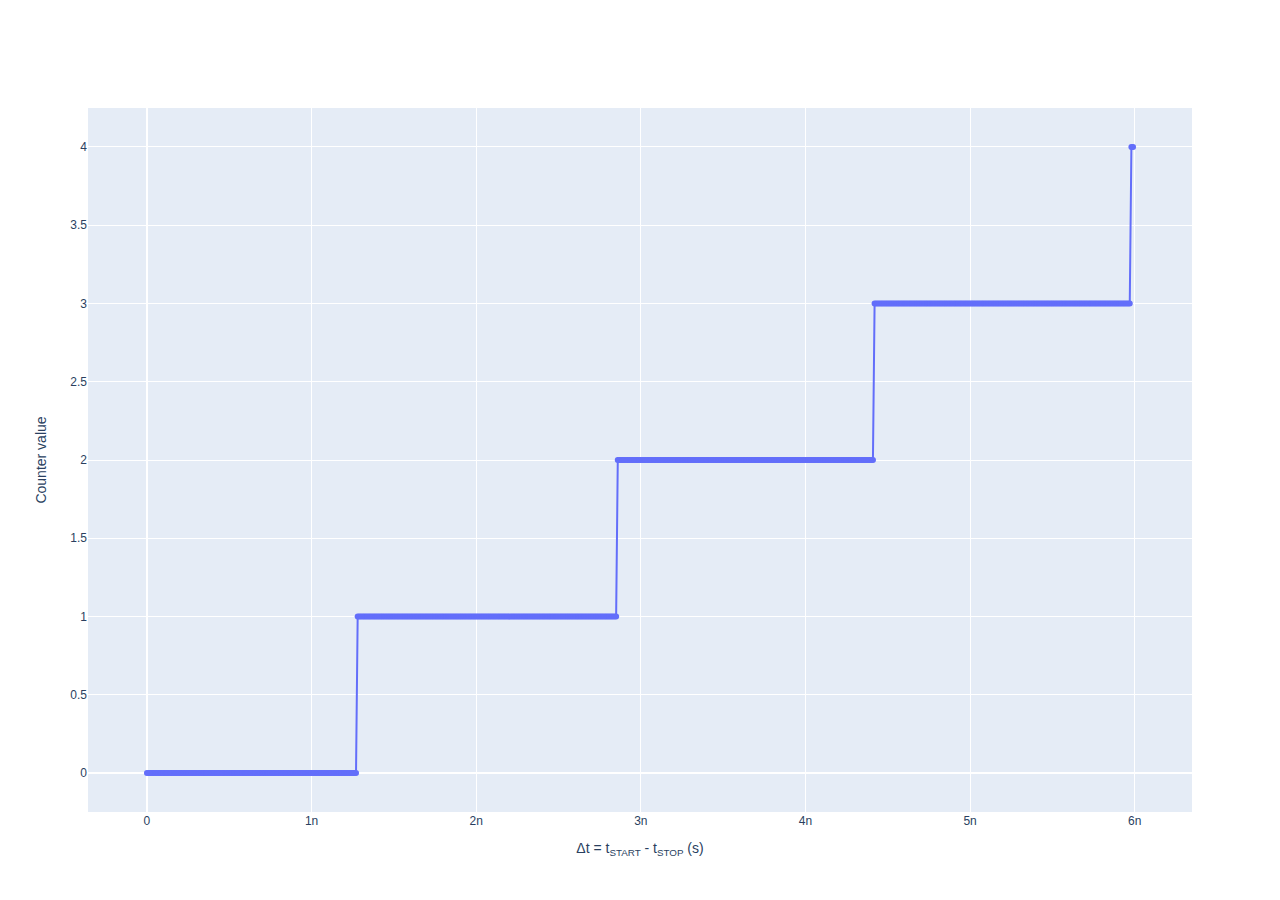
<file: media/processed_by_script_visualize_tpix_data_FOR_TIPP2021/Counter.html>
<html>
<head><meta charset="utf-8" /></head>
<body>
    <div>
        
                <script type="text/javascript">window.PlotlyConfig = {MathJaxConfig: 'local'};</script>
        <script src="https://cdn.plot.ly/plotly-latest.min.js"></script>    
            <div id="42ffc9b2-39a6-4cab-8e23-81a38e50c816" class="plotly-graph-div" style="height:100%; width:100%;"></div>
            <script type="text/javascript">
                
                    window.PLOTLYENV=window.PLOTLYENV || {};
                    
                if (document.getElementById("42ffc9b2-39a6-4cab-8e23-81a38e50c816")) {
                    Plotly.newPlot(
                        '42ffc9b2-39a6-4cab-8e23-81a38e50c816',
                        [{"marker": {"symbol": "circle"}, "mode": "lines+markers", "showlegend": false, "type": "scatter", "x": [0.0, 1e-11, 2e-11, 3e-11, 4e-11, 5e-11, 6e-11, 7e-11, 8e-11, 9e-11, 1e-10, 1.1e-10, 1.2e-10, 1.3e-10, 1.4e-10, 1.5e-10, 1.6e-10, 1.7e-10, 1.8e-10, 1.9e-10, 2e-10, 2.1e-10, 2.2e-10, 2.3e-10, 2.4e-10, 2.5e-10, 2.6e-10, 2.7e-10, 2.8e-10, 2.9e-10, 3e-10, 3.1e-10, 3.2e-10, 3.3e-10, 3.4e-10, 3.5e-10, 3.6e-10, 3.7e-10, 3.8e-10, 3.9e-10, 4e-10, 4.1e-10, 4.2e-10, 4.3e-10, 4.4e-10, 4.5e-10, 4.6e-10, 4.7e-10, 4.8e-10, 4.9e-10, 5e-10, 5.1e-10, 5.2e-10, 5.3e-10, 5.4e-10, 5.5e-10, 5.6e-10, 5.7e-10, 5.8e-10, 5.9e-10, 6e-10, 6.1e-10, 6.2e-10, 6.3e-10, 6.4e-10, 6.5e-10, 6.6e-10, 6.7e-10, 6.8e-10, 6.9e-10, 7e-10, 7.1e-10, 7.2e-10, 7.3e-10, 7.4e-10, 7.5e-10, 7.6e-10, 7.7e-10, 7.8e-10, 7.9e-10, 8e-10, 8.1e-10, 8.2e-10, 8.3e-10, 8.4e-10, 8.5e-10, 8.6e-10, 8.7e-10, 8.8e-10, 8.9e-10, 9e-10, 9.1e-10, 9.2e-10, 9.3e-10, 9.4e-10, 9.5e-10, 9.6e-10, 9.7e-10, 9.8e-10, 9.899999999999999e-10, 1e-09, 1.01e-09, 1.02e-09, 1.03e-09, 1.04e-09, 1.0499999999999999e-09, 1.06e-09, 1.07e-09, 1.08e-09, 1.09e-09, 1.1e-09, 1.1099999999999999e-09, 1.12e-09, 1.13e-09, 1.14e-09, 1.15e-09, 1.16e-09, 1.1699999999999999e-09, 1.18e-09, 1.19e-09, 1.2e-09, 1.21e-09, 1.22e-09, 1.2299999999999999e-09, 1.24e-09, 1.25e-09, 1.26e-09, 1.27e-09, 1.28e-09, 1.2899999999999999e-09, 1.3e-09, 1.31e-09, 1.32e-09, 1.33e-09, 1.34e-09, 1.3499999999999999e-09, 1.36e-09, 1.37e-09, 1.38e-09, 1.39e-09, 1.4e-09, 1.4099999999999999e-09, 1.42e-09, 1.43e-09, 1.44e-09, 1.45e-09, 1.46e-09, 1.4699999999999999e-09, 1.48e-09, 1.49e-09, 1.5e-09, 1.51e-09, 1.52e-09, 1.5299999999999999e-09, 1.54e-09, 1.55e-09, 1.56e-09, 1.57e-09, 1.58e-09, 1.5899999999999999e-09, 1.6e-09, 1.61e-09, 1.62e-09, 1.63e-09, 1.64e-09, 1.6499999999999999e-09, 1.66e-09, 1.67e-09, 1.68e-09, 1.69e-09, 1.7e-09, 1.7099999999999999e-09, 1.72e-09, 1.73e-09, 1.74e-09, 1.75e-09, 1.76e-09, 1.7699999999999999e-09, 1.78e-09, 1.79e-09, 1.8e-09, 1.81e-09, 1.82e-09, 1.8299999999999999e-09, 1.84e-09, 1.85e-09, 1.86e-09, 1.87e-09, 1.88e-09, 1.89e-09, 1.9e-09, 1.91e-09, 1.92e-09, 1.93e-09, 1.94e-09, 1.95e-09, 1.96e-09, 1.97e-09, 1.9799999999999998e-09, 1.99e-09, 2e-09, 2.01e-09, 2.02e-09, 2.03e-09, 2.04e-09, 2.05e-09, 2.06e-09, 2.07e-09, 2.08e-09, 2.09e-09, 2.0999999999999998e-09, 2.11e-09, 2.12e-09, 2.13e-09, 2.14e-09, 2.15e-09, 2.16e-09, 2.17e-09, 2.18e-09, 2.19e-09, 2.2e-09, 2.21e-09, 2.2199999999999998e-09, 2.23e-09, 2.24e-09, 2.25e-09, 2.26e-09, 2.27e-09, 2.28e-09, 2.29e-09, 2.3e-09, 2.31e-09, 2.32e-09, 2.33e-09, 2.3399999999999998e-09, 2.35e-09, 2.36e-09, 2.37e-09, 2.38e-09, 2.39e-09, 2.4e-09, 2.41e-09, 2.42e-09, 2.43e-09, 2.44e-09, 2.45e-09, 2.4599999999999998e-09, 2.47e-09, 2.48e-09, 2.49e-09, 2.5e-09, 2.51e-09, 2.52e-09, 2.53e-09, 2.54e-09, 2.55e-09, 2.56e-09, 2.57e-09, 2.5799999999999998e-09, 2.59e-09, 2.6e-09, 2.61e-09, 2.62e-09, 2.63e-09, 2.64e-09, 2.6499999999999997e-09, 2.66e-09, 2.67e-09, 2.68e-09, 2.69e-09, 2.6999999999999998e-09, 2.71e-09, 2.72e-09, 2.73e-09, 2.74e-09, 2.75e-09, 2.76e-09, 2.7699999999999997e-09, 2.78e-09, 2.79e-09, 2.8e-09, 2.81e-09, 2.8199999999999998e-09, 2.83e-09, 2.84e-09, 2.85e-09, 2.86e-09, 2.87e-09, 2.88e-09, 2.8899999999999997e-09, 2.9e-09, 2.91e-09, 2.92e-09, 2.93e-09, 2.9399999999999998e-09, 2.95e-09, 2.96e-09, 2.97e-09, 2.98e-09, 2.99e-09, 3e-09, 3.0099999999999997e-09, 3.02e-09, 3.03e-09, 3.04e-09, 3.05e-09, 3.0599999999999998e-09, 3.07e-09, 3.08e-09, 3.09e-09, 3.1e-09, 3.11e-09, 3.12e-09, 3.1299999999999997e-09, 3.14e-09, 3.15e-09, 3.16e-09, 3.17e-09, 3.1799999999999998e-09, 3.19e-09, 3.2e-09, 3.21e-09, 3.22e-09, 3.23e-09, 3.24e-09, 3.2499999999999997e-09, 3.26e-09, 3.27e-09, 3.28e-09, 3.29e-09, 3.2999999999999998e-09, 3.31e-09, 3.32e-09, 3.33e-09, 3.34e-09, 3.35e-09, 3.36e-09, 3.3699999999999997e-09, 3.38e-09, 3.39e-09, 3.4e-09, 3.41e-09, 3.4199999999999998e-09, 3.43e-09, 3.44e-09, 3.45e-09, 3.46e-09, 3.47e-09, 3.48e-09, 3.4899999999999997e-09, 3.5e-09, 3.51e-09, 3.52e-09, 3.53e-09, 3.5399999999999998e-09, 3.55e-09, 3.56e-09, 3.57e-09, 3.58e-09, 3.59e-09, 3.6e-09, 3.6099999999999997e-09, 3.62e-09, 3.63e-09, 3.64e-09, 3.65e-09, 3.6599999999999998e-09, 3.67e-09, 3.68e-09, 3.69e-09, 3.7e-09, 3.71e-09, 3.72e-09, 3.73e-09, 3.74e-09, 3.75e-09, 3.76e-09, 3.77e-09, 3.78e-09, 3.7899999999999995e-09, 3.8e-09, 3.81e-09, 3.82e-09, 3.83e-09, 3.84e-09, 3.85e-09, 3.86e-09, 3.87e-09, 3.88e-09, 3.89e-09, 3.9e-09, 3.91e-09, 3.92e-09, 3.93e-09, 3.94e-09, 3.95e-09, 3.9599999999999996e-09, 3.97e-09, 3.98e-09, 3.99e-09, 4e-09, 4.01e-09, 4.02e-09, 4.0299999999999995e-09, 4.04e-09, 4.05e-09, 4.06e-09, 4.07e-09, 4.08e-09, 4.09e-09, 4.1e-09, 4.11e-09, 4.12e-09, 4.13e-09, 4.14e-09, 4.15e-09, 4.16e-09, 4.17e-09, 4.18e-09, 4.19e-09, 4.1999999999999996e-09, 4.21e-09, 4.22e-09, 4.23e-09, 4.24e-09, 4.25e-09, 4.26e-09, 4.2699999999999995e-09, 4.28e-09, 4.29e-09, 4.3e-09, 4.31e-09, 4.32e-09, 4.33e-09, 4.34e-09, 4.35e-09, 4.36e-09, 4.37e-09, 4.38e-09, 4.39e-09, 4.4e-09, 4.41e-09, 4.42e-09, 4.43e-09, 4.4399999999999996e-09, 4.45e-09, 4.46e-09, 4.47e-09, 4.48e-09, 4.49e-09, 4.5e-09, 4.5099999999999995e-09, 4.52e-09, 4.53e-09, 4.54e-09, 4.55e-09, 4.56e-09, 4.57e-09, 4.58e-09, 4.59e-09, 4.6e-09, 4.61e-09, 4.62e-09, 4.63e-09, 4.64e-09, 4.65e-09, 4.66e-09, 4.67e-09, 4.6799999999999996e-09, 4.69e-09, 4.7e-09, 4.71e-09, 4.72e-09, 4.73e-09, 4.74e-09, 4.7499999999999995e-09, 4.76e-09, 4.77e-09, 4.78e-09, 4.79e-09, 4.8e-09, 4.81e-09, 4.82e-09, 4.83e-09, 4.84e-09, 4.85e-09, 4.86e-09, 4.87e-09, 4.88e-09, 4.89e-09, 4.9e-09, 4.91e-09, 4.9199999999999996e-09, 4.93e-09, 4.94e-09, 4.95e-09, 4.96e-09, 4.97e-09, 4.98e-09, 4.9899999999999995e-09, 5e-09, 5.01e-09, 5.02e-09, 5.03e-09, 5.04e-09, 5.05e-09, 5.06e-09, 5.07e-09, 5.08e-09, 5.09e-09, 5.1e-09, 5.11e-09, 5.12e-09, 5.13e-09, 5.14e-09, 5.15e-09, 5.1599999999999996e-09, 5.17e-09, 5.18e-09, 5.19e-09, 5.2e-09, 5.21e-09, 5.22e-09, 5.2299999999999995e-09, 5.24e-09, 5.25e-09, 5.26e-09, 5.27e-09, 5.28e-09, 5.29e-09, 5.2999999999999995e-09, 5.31e-09, 5.32e-09, 5.3299999999999996e-09, 5.34e-09, 5.35e-09, 5.36e-09, 5.37e-09, 5.38e-09, 5.39e-09, 5.3999999999999996e-09, 5.41e-09, 5.42e-09, 5.43e-09, 5.44e-09, 5.45e-09, 5.46e-09, 5.4699999999999995e-09, 5.48e-09, 5.49e-09, 5.5e-09, 5.51e-09, 5.52e-09, 5.53e-09, 5.5399999999999995e-09, 5.55e-09, 5.56e-09, 5.5699999999999996e-09, 5.58e-09, 5.59e-09, 5.6e-09, 5.61e-09, 5.62e-09, 5.63e-09, 5.6399999999999995e-09, 5.65e-09, 5.66e-09, 5.67e-09, 5.68e-09, 5.69e-09, 5.7e-09, 5.7099999999999995e-09, 5.72e-09, 5.73e-09, 5.74e-09, 5.75e-09, 5.76e-09, 5.77e-09, 5.7799999999999995e-09, 5.79e-09, 5.8e-09, 5.8099999999999996e-09, 5.82e-09, 5.83e-09, 5.84e-09, 5.85e-09, 5.86e-09, 5.87e-09, 5.8799999999999995e-09, 5.89e-09, 5.9e-09, 5.91e-09, 5.92e-09, 5.93e-09, 5.94e-09, 5.9499999999999995e-09, 5.96e-09, 5.97e-09, 5.98e-09, 5.99e-09], "y": [0.0, 0.0, 0.0, 0.0, 0.0, 0.0, 0.0, 0.0, 0.0, 0.0, 0.0, 0.0, 0.0, 0.0, 0.0, 0.0, 0.0, 0.0, 0.0, 0.0, 0.0, 0.0, 0.0, 0.0, 0.0, 0.0, 0.0, 0.0, 0.0, 0.0, 0.0, 0.0, 0.0, 0.0, 0.0, 0.0, 0.0, 0.0, 0.0, 0.0, 0.0, 0.0, 0.0, 0.0, 0.0, 0.0, 0.0, 0.0, 0.0, 0.0, 0.0, 0.0, 0.0, 0.0, 0.0, 0.0, 0.0, 0.0, 0.0, 0.0, 0.0, 0.0, 0.0, 0.0, 0.0, 0.0, 0.0, 0.0, 0.0, 0.0, 0.0, 0.0, 0.0, 0.0, 0.0, 0.0, 0.0, 0.0, 0.0, 0.0, 0.0, 0.0, 0.0, 0.0, 0.0, 0.0, 0.0, 0.0, 0.0, 0.0, 0.0, 0.0, 0.0, 0.0, 0.0, 0.0, 0.0, 0.0, 0.0, 0.0, 0.0, 0.0, 0.0, 0.0, 0.0, 0.0, 0.0, 0.0, 0.0, 0.0, 0.0, 0.0, 0.0, 0.0, 0.0, 0.0, 0.0, 0.0, 0.0, 0.0, 0.0, 0.0, 0.0, 0.0, 0.0, 0.0, 0.0, 0.0, 1.0, 1.0, 1.0, 1.0, 1.0, 1.0, 1.0, 1.0, 1.0, 1.0, 1.0, 1.0, 1.0, 1.0, 1.0, 1.0, 1.0, 1.0, 1.0, 1.0, 1.0, 1.0, 1.0, 1.0, 1.0, 1.0, 1.0, 1.0, 1.0, 1.0, 1.0, 1.0, 1.0, 1.0, 1.0, 1.0, 1.0, 1.0, 1.0, 1.0, 1.0, 1.0, 1.0, 1.0, 1.0, 1.0, 1.0, 1.0, 1.0, 1.0, 1.0, 1.0, 1.0, 1.0, 1.0, 1.0, 1.0, 1.0, 1.0, 1.0, 1.0, 1.0, 1.0, 1.0, 1.0, 1.0, 1.0, 1.0, 1.0, 1.0, 1.0, 1.0, 1.0, 1.0, 1.0, 1.0, 1.0, 1.0, 1.0, 1.0, 1.0, 1.0, 1.0, 1.0, 1.0, 1.0, 1.0, 1.0, 1.0, 1.0, 1.0, 1.0, 1.0, 1.0, 1.0, 1.0, 1.0, 1.0, 1.0, 1.0, 1.0, 1.0, 1.0, 1.0, 1.0, 1.0, 1.0, 1.0, 1.0, 1.0, 1.0, 1.0, 1.0, 1.0, 1.0, 1.0, 1.0, 1.0, 1.0, 1.0, 1.0, 1.0, 1.0, 1.0, 1.0, 1.0, 1.0, 1.0, 1.0, 1.0, 1.0, 1.0, 1.0, 1.0, 1.0, 1.0, 1.0, 1.0, 1.0, 1.0, 1.0, 1.0, 1.0, 1.0, 1.0, 1.0, 1.0, 1.0, 1.0, 1.0, 1.0, 1.0, 1.0, 1.0, 1.0, 1.0, 1.0, 1.0, 2.0, 2.0, 2.0, 2.0, 2.0, 2.0, 2.0, 2.0, 2.0, 2.0, 2.0, 2.0, 2.0, 2.0, 2.0, 2.0, 2.0, 2.0, 2.0, 2.0, 2.0, 2.0, 2.0, 2.0, 2.0, 2.0, 2.0, 2.0, 2.0, 2.0, 2.0, 2.0, 2.0, 2.0, 2.0, 2.0, 2.0, 2.0, 2.0, 2.0, 2.0, 2.0, 2.0, 2.0, 2.0, 2.0, 2.0, 2.0, 2.0, 2.0, 2.0, 2.0, 2.0, 2.0, 2.0, 2.0, 2.0, 2.0, 2.0, 2.0, 2.0, 2.0, 2.0, 2.0, 2.0, 2.0, 2.0, 2.0, 2.0, 2.0, 2.0, 2.0, 2.0, 2.0, 2.0, 2.0, 2.0, 2.0, 2.0, 2.0, 2.0, 2.0, 2.0, 2.0, 2.0, 2.0, 2.0, 2.0, 2.0, 2.0, 2.0, 2.0, 2.0, 2.0, 2.0, 2.0, 2.0, 2.0, 2.0, 2.0, 2.0, 2.0, 2.0, 2.0, 2.0, 2.0, 2.0, 2.0, 2.0, 2.0, 2.0, 2.0, 2.0, 2.0, 2.0, 2.0, 2.0, 2.0, 2.0, 2.0, 2.0, 2.0, 2.0, 2.0, 2.0, 2.0, 2.0, 2.0, 2.0, 2.0, 2.0, 2.0, 2.0, 2.0, 2.0, 2.0, 2.0, 2.0, 2.0, 2.0, 2.0, 2.0, 2.0, 2.0, 2.0, 2.0, 2.0, 2.0, 2.0, 2.0, 2.0, 2.0, 2.0, 2.0, 2.0, 2.0, 3.0, 3.0, 3.0, 3.0, 3.0, 3.0, 3.0, 3.0, 3.0, 3.0, 3.0, 3.0, 3.0, 3.0, 3.0, 3.0, 3.0, 3.0, 3.0, 3.0, 3.0, 3.0, 3.0, 3.0, 3.0, 3.0, 3.0, 3.0, 3.0, 3.0, 3.0, 3.0, 3.0, 3.0, 3.0, 3.0, 3.0, 3.0, 3.0, 3.0, 3.0, 3.0, 3.0, 3.0, 3.0, 3.0, 3.0, 3.0, 3.0, 3.0, 3.0, 3.0, 3.0, 3.0, 3.0, 3.0, 3.0, 3.0, 3.0, 3.0, 3.0, 3.0, 3.0, 3.0, 3.0, 3.0, 3.0, 3.0, 3.0, 3.0, 3.0, 3.0, 3.0, 3.0, 3.0, 3.0, 3.0, 3.0, 3.0, 3.0, 3.0, 3.0, 3.0, 3.0, 3.0, 3.0, 3.0, 3.0, 3.0, 3.0, 3.0, 3.0, 3.0, 3.0, 3.0, 3.0, 3.0, 3.0, 3.0, 3.0, 3.0, 3.0, 3.0, 3.0, 3.0, 3.0, 3.0, 3.0, 3.0, 3.0, 3.0, 3.0, 3.0, 3.0, 3.0, 3.0, 3.0, 3.0, 3.0, 3.0, 3.0, 3.0, 3.0, 3.0, 3.0, 3.0, 3.0, 3.0, 3.0, 3.0, 3.0, 3.0, 3.0, 3.0, 3.0, 3.0, 3.0, 3.0, 3.0, 3.0, 3.0, 3.0, 3.0, 3.0, 3.0, 3.0, 3.0, 3.0, 3.0, 3.0, 3.0, 3.0, 3.0, 3.0, 3.0, 3.0, 4.0, 4.0]}],
                        {"template": {"data": {"bar": [{"error_x": {"color": "#2a3f5f"}, "error_y": {"color": "#2a3f5f"}, "marker": {"line": {"color": "#E5ECF6", "width": 0.5}}, "type": "bar"}], "barpolar": [{"marker": {"line": {"color": "#E5ECF6", "width": 0.5}}, "type": "barpolar"}], "carpet": [{"aaxis": {"endlinecolor": "#2a3f5f", "gridcolor": "white", "linecolor": "white", "minorgridcolor": "white", "startlinecolor": "#2a3f5f"}, "baxis": {"endlinecolor": "#2a3f5f", "gridcolor": "white", "linecolor": "white", "minorgridcolor": "white", "startlinecolor": "#2a3f5f"}, "type": "carpet"}], "choropleth": [{"colorbar": {"outlinewidth": 0, "ticks": ""}, "type": "choropleth"}], "contour": [{"colorbar": {"outlinewidth": 0, "ticks": ""}, "colorscale": [[0.0, "#0d0887"], [0.1111111111111111, "#46039f"], [0.2222222222222222, "#7201a8"], [0.3333333333333333, "#9c179e"], [0.4444444444444444, "#bd3786"], [0.5555555555555556, "#d8576b"], [0.6666666666666666, "#ed7953"], [0.7777777777777778, "#fb9f3a"], [0.8888888888888888, "#fdca26"], [1.0, "#f0f921"]], "type": "contour"}], "contourcarpet": [{"colorbar": {"outlinewidth": 0, "ticks": ""}, "type": "contourcarpet"}], "heatmap": [{"colorbar": {"outlinewidth": 0, "ticks": ""}, "colorscale": [[0.0, "#0d0887"], [0.1111111111111111, "#46039f"], [0.2222222222222222, "#7201a8"], [0.3333333333333333, "#9c179e"], [0.4444444444444444, "#bd3786"], [0.5555555555555556, "#d8576b"], [0.6666666666666666, "#ed7953"], [0.7777777777777778, "#fb9f3a"], [0.8888888888888888, "#fdca26"], [1.0, "#f0f921"]], "type": "heatmap"}], "heatmapgl": [{"colorbar": {"outlinewidth": 0, "ticks": ""}, "colorscale": [[0.0, "#0d0887"], [0.1111111111111111, "#46039f"], [0.2222222222222222, "#7201a8"], [0.3333333333333333, "#9c179e"], [0.4444444444444444, "#bd3786"], [0.5555555555555556, "#d8576b"], [0.6666666666666666, "#ed7953"], [0.7777777777777778, "#fb9f3a"], [0.8888888888888888, "#fdca26"], [1.0, "#f0f921"]], "type": "heatmapgl"}], "histogram": [{"marker": {"colorbar": {"outlinewidth": 0, "ticks": ""}}, "type": "histogram"}], "histogram2d": [{"colorbar": {"outlinewidth": 0, "ticks": ""}, "colorscale": [[0.0, "#0d0887"], [0.1111111111111111, "#46039f"], [0.2222222222222222, "#7201a8"], [0.3333333333333333, "#9c179e"], [0.4444444444444444, "#bd3786"], [0.5555555555555556, "#d8576b"], [0.6666666666666666, "#ed7953"], [0.7777777777777778, "#fb9f3a"], [0.8888888888888888, "#fdca26"], [1.0, "#f0f921"]], "type": "histogram2d"}], "histogram2dcontour": [{"colorbar": {"outlinewidth": 0, "ticks": ""}, "colorscale": [[0.0, "#0d0887"], [0.1111111111111111, "#46039f"], [0.2222222222222222, "#7201a8"], [0.3333333333333333, "#9c179e"], [0.4444444444444444, "#bd3786"], [0.5555555555555556, "#d8576b"], [0.6666666666666666, "#ed7953"], [0.7777777777777778, "#fb9f3a"], [0.8888888888888888, "#fdca26"], [1.0, "#f0f921"]], "type": "histogram2dcontour"}], "mesh3d": [{"colorbar": {"outlinewidth": 0, "ticks": ""}, "type": "mesh3d"}], "parcoords": [{"line": {"colorbar": {"outlinewidth": 0, "ticks": ""}}, "type": "parcoords"}], "pie": [{"automargin": true, "type": "pie"}], "scatter": [{"marker": {"colorbar": {"outlinewidth": 0, "ticks": ""}}, "type": "scatter"}], "scatter3d": [{"line": {"colorbar": {"outlinewidth": 0, "ticks": ""}}, "marker": {"colorbar": {"outlinewidth": 0, "ticks": ""}}, "type": "scatter3d"}], "scattercarpet": [{"marker": {"colorbar": {"outlinewidth": 0, "ticks": ""}}, "type": "scattercarpet"}], "scattergeo": [{"marker": {"colorbar": {"outlinewidth": 0, "ticks": ""}}, "type": "scattergeo"}], "scattergl": [{"marker": {"colorbar": {"outlinewidth": 0, "ticks": ""}}, "type": "scattergl"}], "scattermapbox": [{"marker": {"colorbar": {"outlinewidth": 0, "ticks": ""}}, "type": "scattermapbox"}], "scatterpolar": [{"marker": {"colorbar": {"outlinewidth": 0, "ticks": ""}}, "type": "scatterpolar"}], "scatterpolargl": [{"marker": {"colorbar": {"outlinewidth": 0, "ticks": ""}}, "type": "scatterpolargl"}], "scatterternary": [{"marker": {"colorbar": {"outlinewidth": 0, "ticks": ""}}, "type": "scatterternary"}], "surface": [{"colorbar": {"outlinewidth": 0, "ticks": ""}, "colorscale": [[0.0, "#0d0887"], [0.1111111111111111, "#46039f"], [0.2222222222222222, "#7201a8"], [0.3333333333333333, "#9c179e"], [0.4444444444444444, "#bd3786"], [0.5555555555555556, "#d8576b"], [0.6666666666666666, "#ed7953"], [0.7777777777777778, "#fb9f3a"], [0.8888888888888888, "#fdca26"], [1.0, "#f0f921"]], "type": "surface"}], "table": [{"cells": {"fill": {"color": "#EBF0F8"}, "line": {"color": "white"}}, "header": {"fill": {"color": "#C8D4E3"}, "line": {"color": "white"}}, "type": "table"}]}, "layout": {"annotationdefaults": {"arrowcolor": "#2a3f5f", "arrowhead": 0, "arrowwidth": 1}, "coloraxis": {"colorbar": {"outlinewidth": 0, "ticks": ""}}, "colorscale": {"diverging": [[0, "#8e0152"], [0.1, "#c51b7d"], [0.2, "#de77ae"], [0.3, "#f1b6da"], [0.4, "#fde0ef"], [0.5, "#f7f7f7"], [0.6, "#e6f5d0"], [0.7, "#b8e186"], [0.8, "#7fbc41"], [0.9, "#4d9221"], [1, "#276419"]], "sequential": [[0.0, "#0d0887"], [0.1111111111111111, "#46039f"], [0.2222222222222222, "#7201a8"], [0.3333333333333333, "#9c179e"], [0.4444444444444444, "#bd3786"], [0.5555555555555556, "#d8576b"], [0.6666666666666666, "#ed7953"], [0.7777777777777778, "#fb9f3a"], [0.8888888888888888, "#fdca26"], [1.0, "#f0f921"]], "sequentialminus": [[0.0, "#0d0887"], [0.1111111111111111, "#46039f"], [0.2222222222222222, "#7201a8"], [0.3333333333333333, "#9c179e"], [0.4444444444444444, "#bd3786"], [0.5555555555555556, "#d8576b"], [0.6666666666666666, "#ed7953"], [0.7777777777777778, "#fb9f3a"], [0.8888888888888888, "#fdca26"], [1.0, "#f0f921"]]}, "colorway": ["#636efa", "#EF553B", "#00cc96", "#ab63fa", "#FFA15A", "#19d3f3", "#FF6692", "#B6E880", "#FF97FF", "#FECB52"], "font": {"color": "#2a3f5f"}, "geo": {"bgcolor": "white", "lakecolor": "white", "landcolor": "#E5ECF6", "showlakes": true, "showland": true, "subunitcolor": "white"}, "hoverlabel": {"align": "left"}, "hovermode": "closest", "mapbox": {"style": "light"}, "paper_bgcolor": "white", "plot_bgcolor": "#E5ECF6", "polar": {"angularaxis": {"gridcolor": "white", "linecolor": "white", "ticks": ""}, "bgcolor": "#E5ECF6", "radialaxis": {"gridcolor": "white", "linecolor": "white", "ticks": ""}}, "scene": {"xaxis": {"backgroundcolor": "#E5ECF6", "gridcolor": "white", "gridwidth": 2, "linecolor": "white", "showbackground": true, "ticks": "", "zerolinecolor": "white"}, "yaxis": {"backgroundcolor": "#E5ECF6", "gridcolor": "white", "gridwidth": 2, "linecolor": "white", "showbackground": true, "ticks": "", "zerolinecolor": "white"}, "zaxis": {"backgroundcolor": "#E5ECF6", "gridcolor": "white", "gridwidth": 2, "linecolor": "white", "showbackground": true, "ticks": "", "zerolinecolor": "white"}}, "shapedefaults": {"line": {"color": "#2a3f5f"}}, "ternary": {"aaxis": {"gridcolor": "white", "linecolor": "white", "ticks": ""}, "baxis": {"gridcolor": "white", "linecolor": "white", "ticks": ""}, "bgcolor": "#E5ECF6", "caxis": {"gridcolor": "white", "linecolor": "white", "ticks": ""}}, "title": {"x": 0.05}, "xaxis": {"automargin": true, "gridcolor": "white", "linecolor": "white", "ticks": "", "title": {"standoff": 15}, "zerolinecolor": "white", "zerolinewidth": 2}, "yaxis": {"automargin": true, "gridcolor": "white", "linecolor": "white", "ticks": "", "title": {"standoff": 15}, "zerolinecolor": "white", "zerolinewidth": 2}}}, "xaxis": {"title": {"text": "\u0394t = t<sub>START</sub> - t<sub>STOP</sub> (s)"}}, "yaxis": {"title": {"text": "Counter value"}}},
                        {"responsive": true}
                    )
                };
                
            </script>
        </div>
</body>
</html>
</file>
